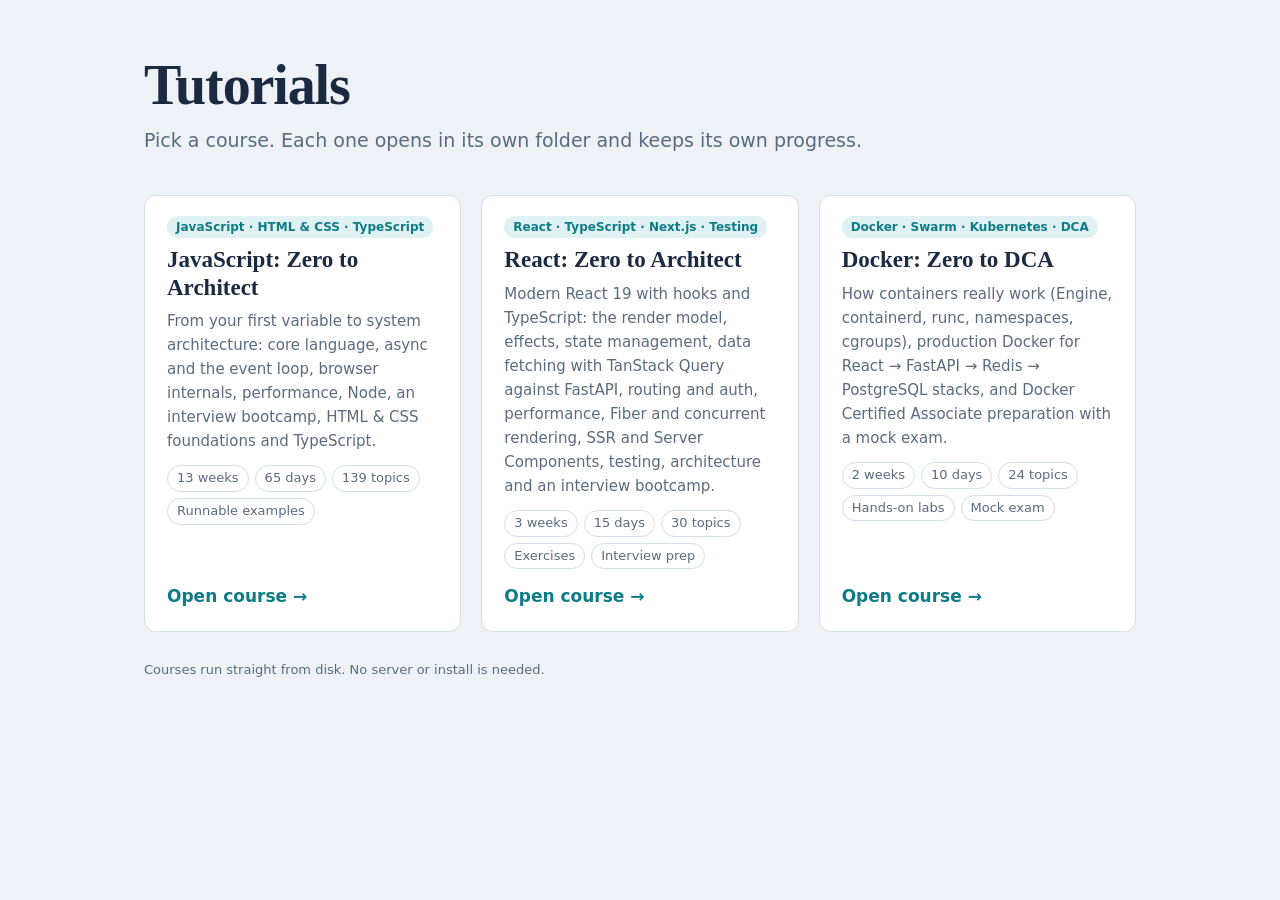
<file: index.html>
<!DOCTYPE html>
<html lang="en">
<head>
<meta charset="utf-8">
<meta name="viewport" content="width=device-width,initial-scale=1">
<title>Tutorials</title>
<link rel="stylesheet" href="hub.css">
</head>
<body>
<header class="hub-head">
  <h1>Tutorials</h1>
  <p>Pick a course. Each one opens in its own folder and keeps its own progress.</p>
</header>

<main class="hub-grid">
  <!--
    One card per tutorial folder. To add a course, copy a card and change:
      href  → <folder>/index.html   (the explicit index.html is needed when opened from disk)
      tag, title, description, facts
  -->
  <a class="card" href="js-course/index.html">
    <span class="tag">JavaScript · HTML &amp; CSS · TypeScript</span>
    <h2>JavaScript: Zero to Architect</h2>
    <p>From your first variable to system architecture: core language, async and the event loop, browser internals, performance, Node, an interview bootcamp, HTML &amp; CSS foundations and TypeScript.</p>
    <ul class="facts">
      <li>13 weeks</li><li>65 days</li><li>139 topics</li><li>Runnable examples</li>
    </ul>
    <span class="go">Open course →</span>
  </a>

  <a class="card" href="react-course/index.html">
    <span class="tag">React · TypeScript · Next.js · Testing</span>
    <h2>React: Zero to Architect</h2>
    <p>Modern React 19 with hooks and TypeScript: the render model, effects, state management, data fetching with TanStack Query against FastAPI, routing and auth, performance, Fiber and concurrent rendering, SSR and Server Components, testing, architecture and an interview bootcamp.</p>
    <ul class="facts">
      <li>3 weeks</li><li>15 days</li><li>30 topics</li><li>Exercises</li><li>Interview prep</li>
    </ul>
    <span class="go">Open course →</span>
  </a>

  <a class="card" href="docker-course/index.html">
    <span class="tag">Docker · Swarm · Kubernetes · DCA</span>
    <h2>Docker: Zero to DCA</h2>
    <p>How containers really work (Engine, containerd, runc, namespaces, cgroups), production Docker for React → FastAPI → Redis → PostgreSQL stacks, and Docker Certified Associate preparation with a mock exam.</p>
    <ul class="facts">
      <li>2 weeks</li><li>10 days</li><li>24 topics</li><li>Hands-on labs</li><li>Mock exam</li>
    </ul>
    <span class="go">Open course →</span>
  </a>
</main>

<footer class="hub-foot">Courses run straight from disk. No server or install is needed.</footer>
</body>
</html>
</file>
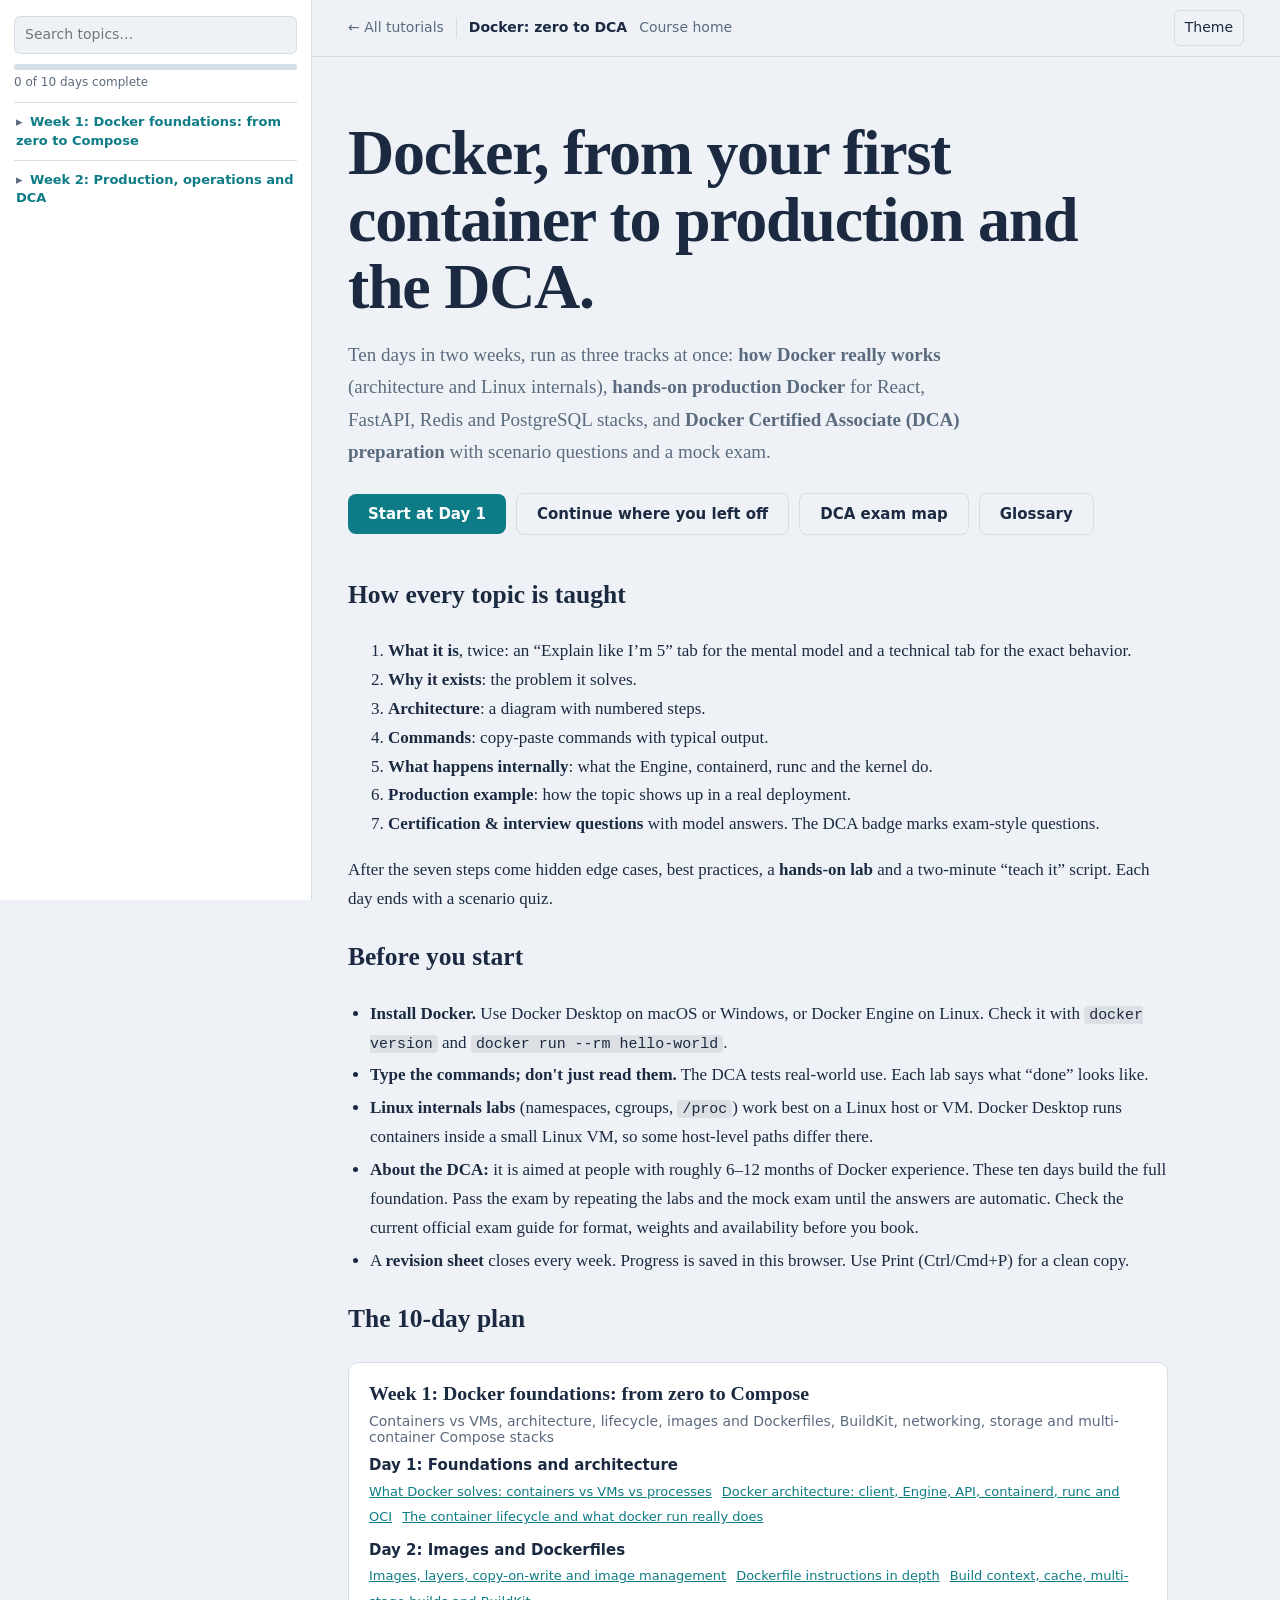
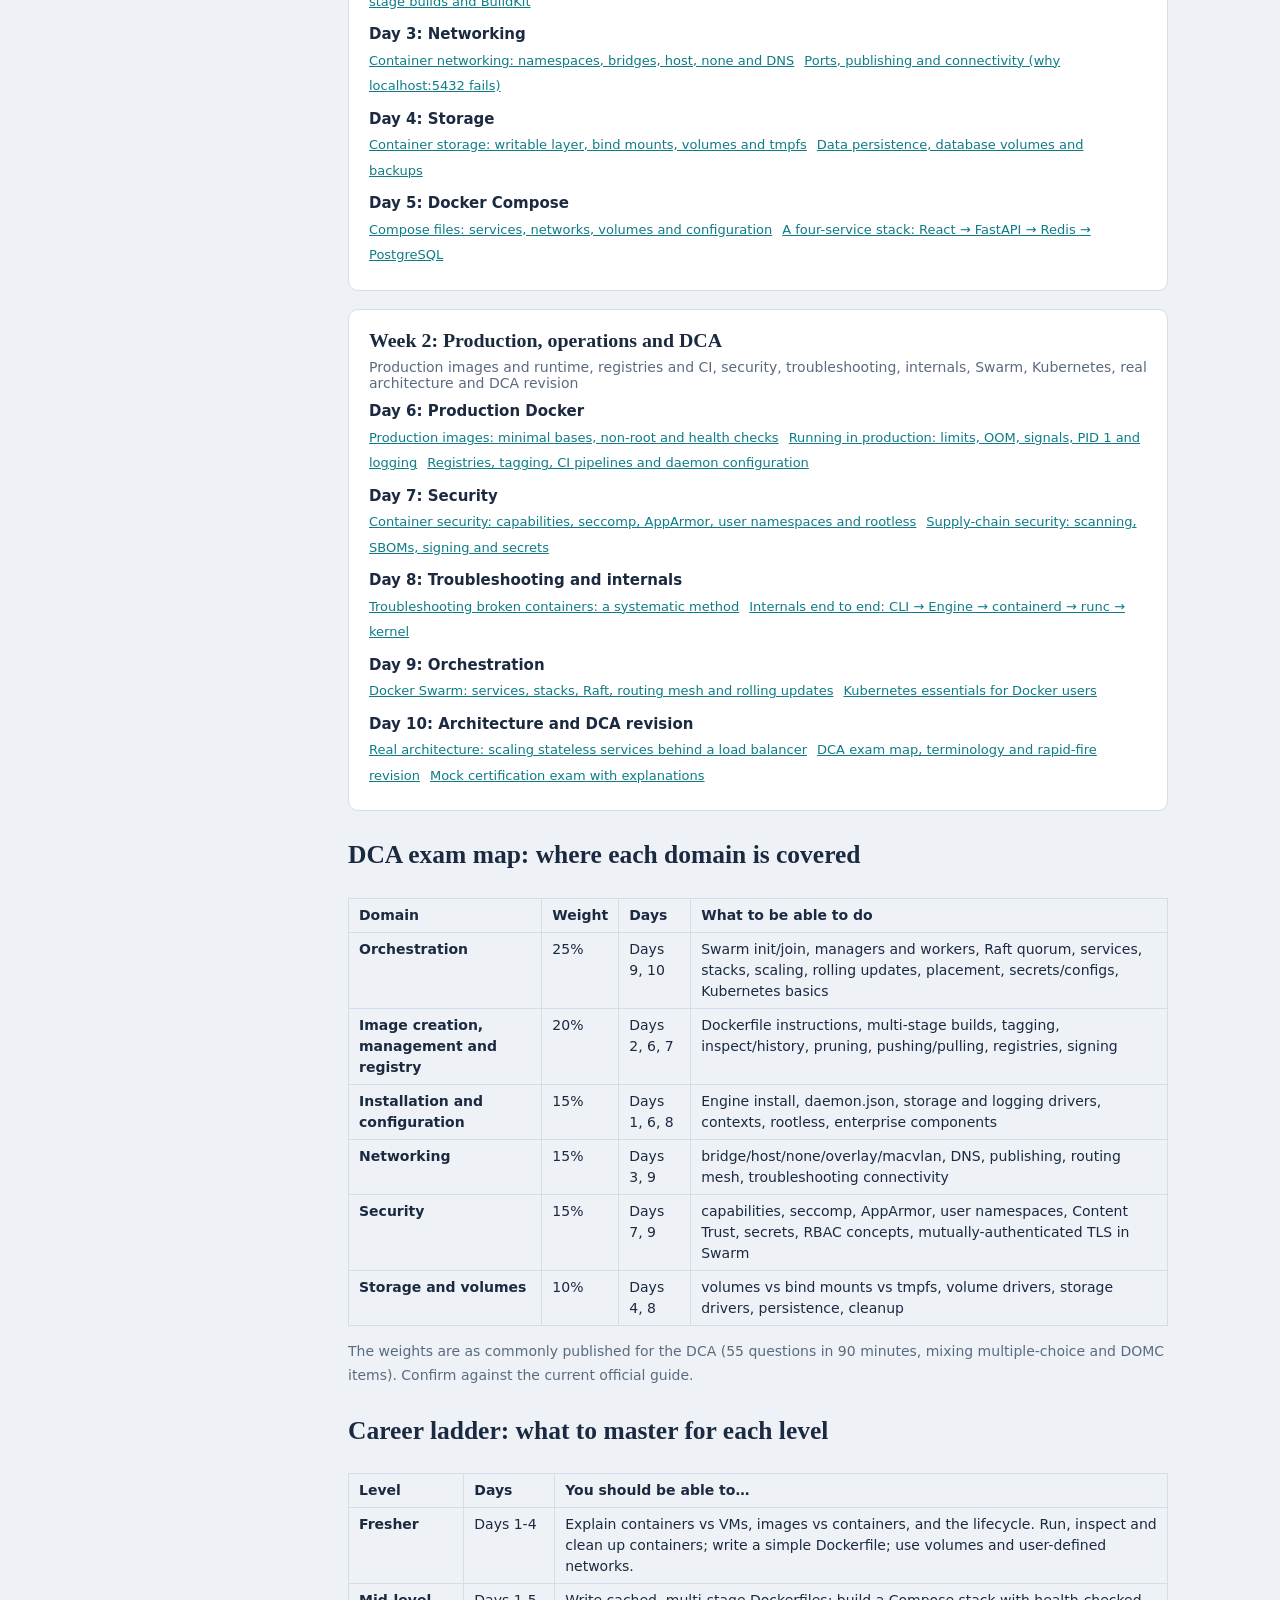
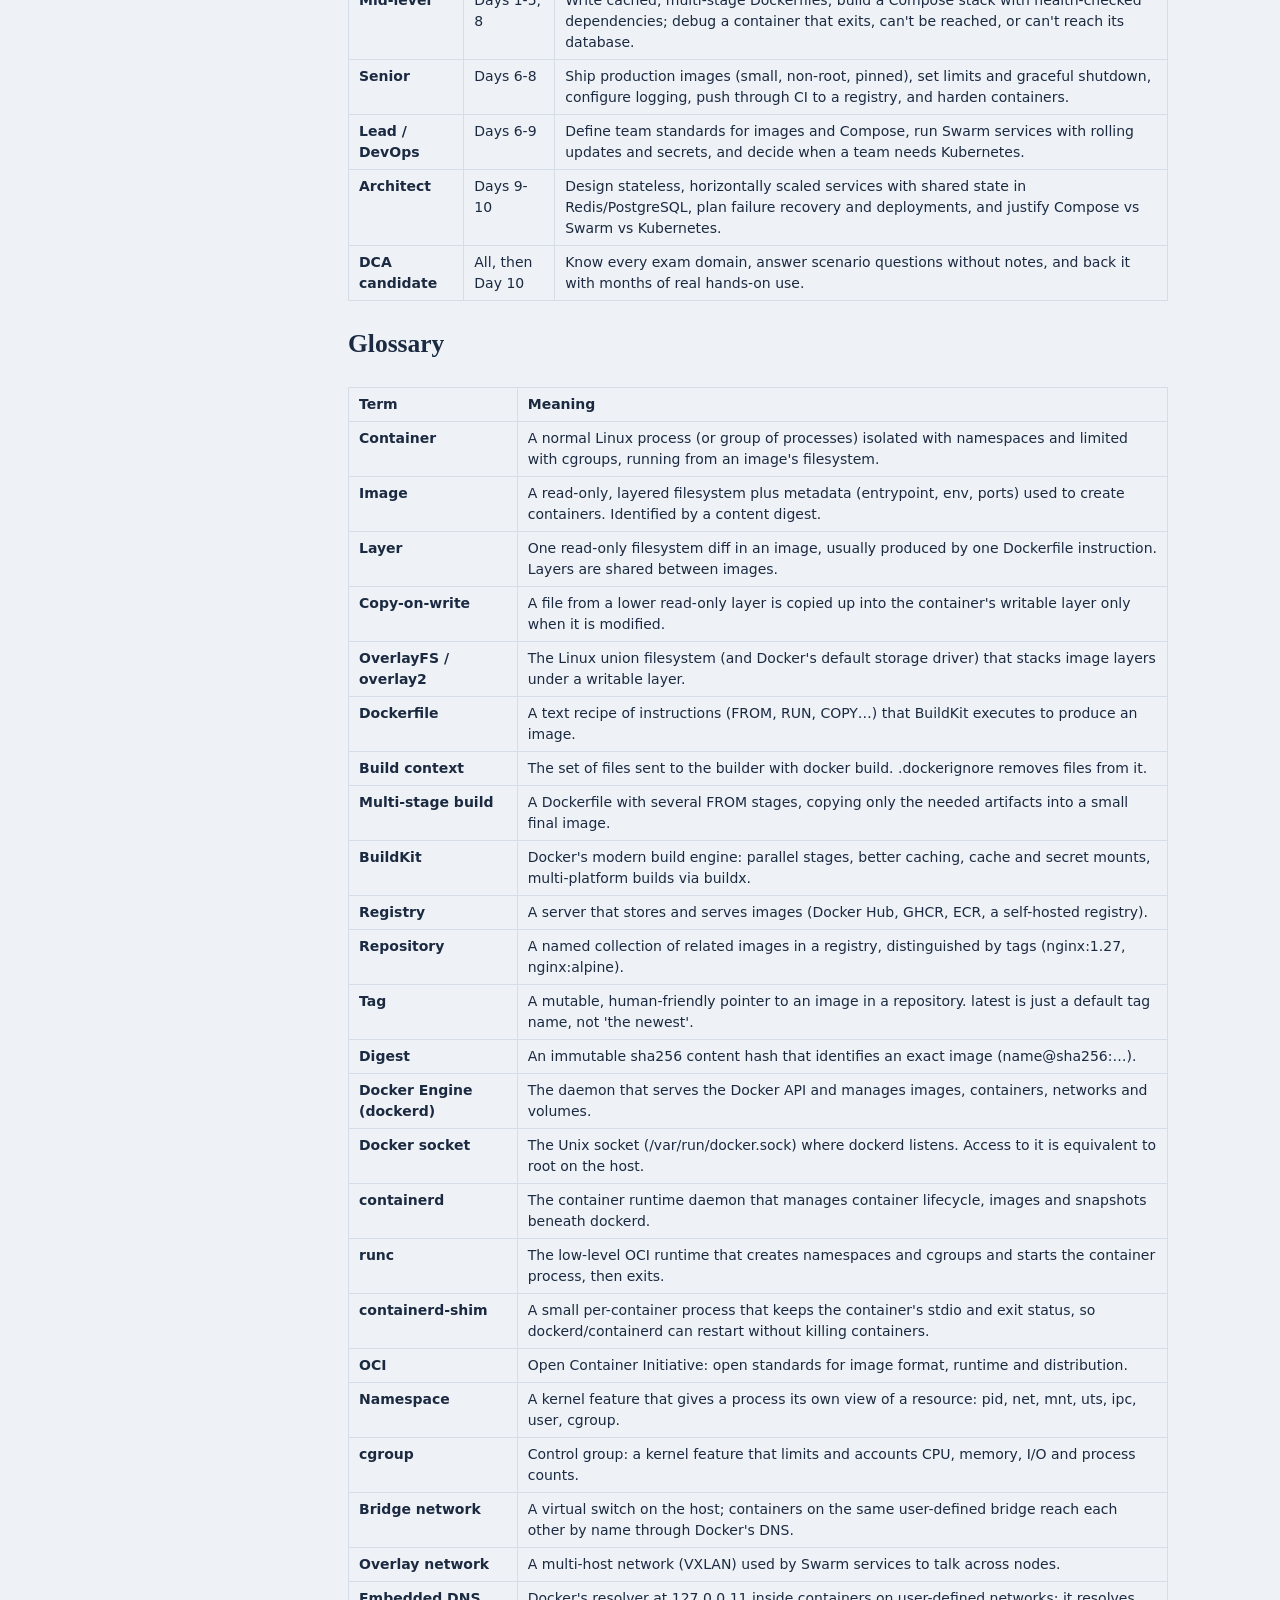
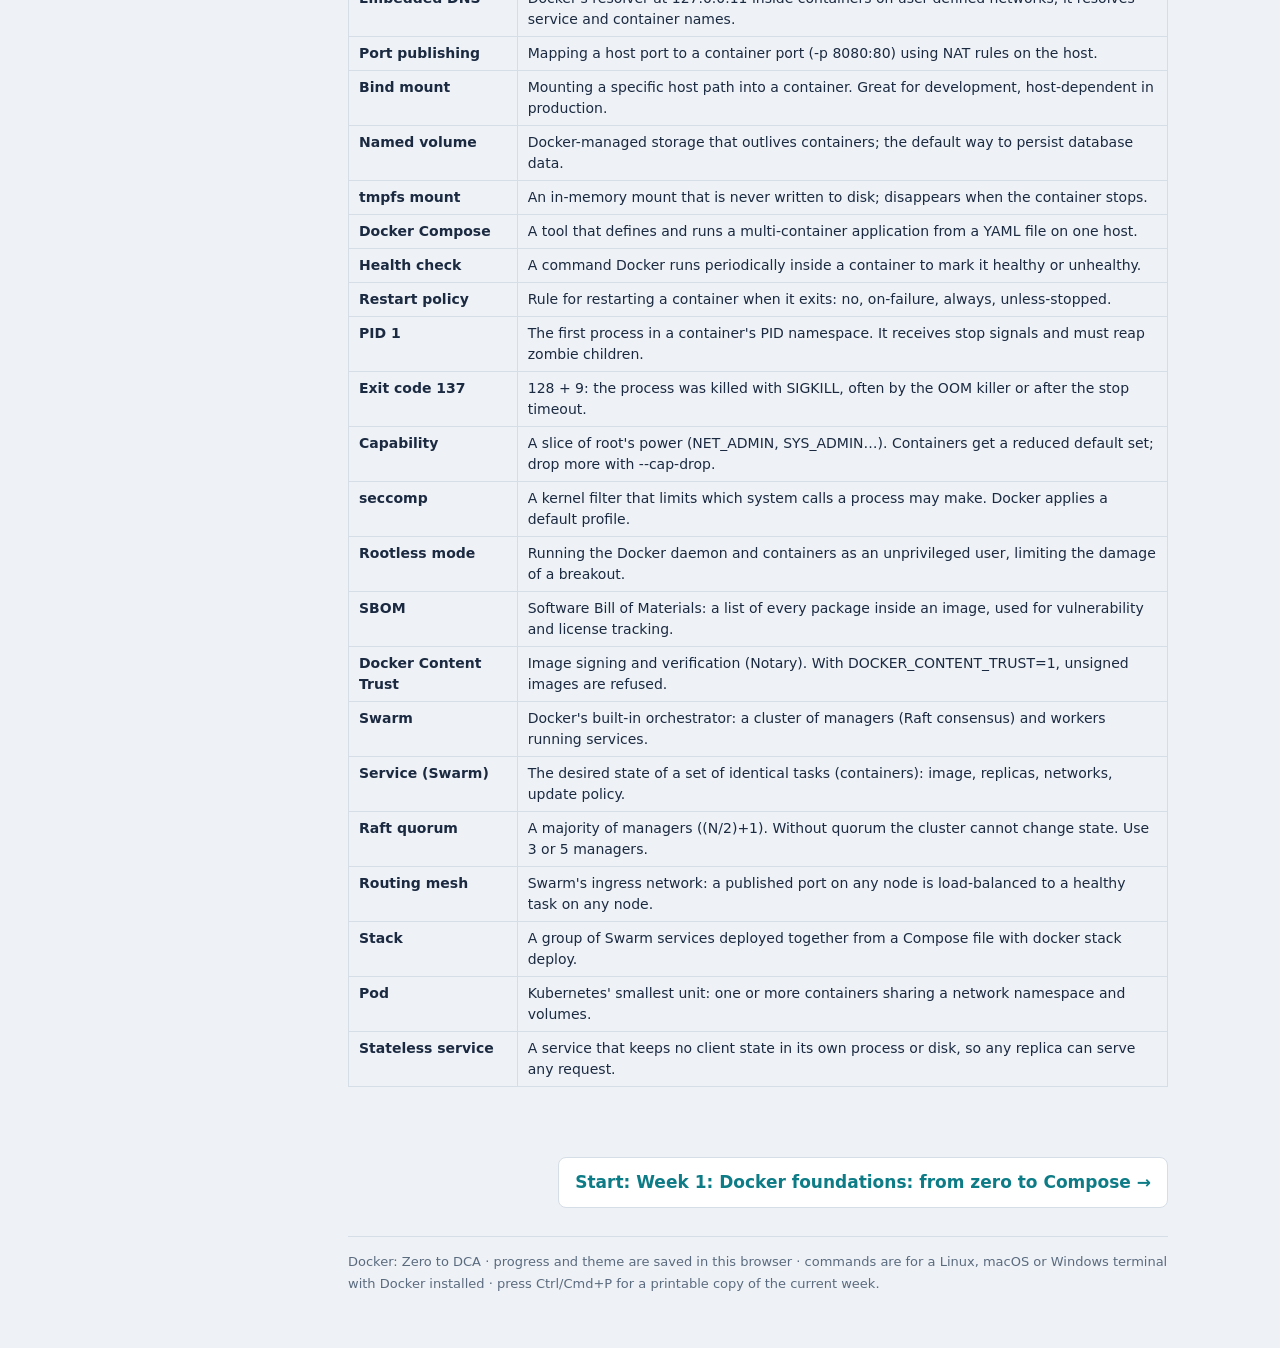
<file: docker-course/index.html>
<!DOCTYPE html>
<html lang="en">
<head>
<meta charset="utf-8">
<meta name="viewport" content="width=device-width,initial-scale=1">
<title>Docker: Zero to DCA</title>
<link rel="stylesheet" href="assets/css/course.css">
<script src="assets/js/theme.js"></script>
</head>
<body>
<nav id="sidebar" aria-label="Course navigation"></nav>
<div class="page">
  <header id="site-header" class="topbar"></header>
  <main id="main" tabindex="-1"><noscript><p>This course needs JavaScript enabled.</p></noscript></main>
  <footer id="site-footer" class="sitefoot"></footer>
</div>

<!-- Home view. app.js clones this into <main> for #home and fills #grid, #examtbl, #ladtbl and #glos from course-data.js. -->
<template id="home-tpl">
<div class="wrap">
<div class="hero">
<h1>Docker, from your first container to production and the DCA.</h1>
<p>Ten days in two weeks, run as three tracks at once: <b>how Docker really works</b> (architecture and Linux internals), <b>hands-on production Docker</b> for React, FastAPI, Redis and PostgreSQL stacks, and <b>Docker Certified Associate (DCA) preparation</b> with scenario questions and a mock exam.</p>
<a class="cta" href="#d1-why-containers">Start at Day 1</a><a class="cta alt" id="cont" href="#" hidden>Continue where you left off</a><a class="cta alt" href="#exam">DCA exam map</a><a class="cta alt" href="#glossary">Glossary</a>
</div>

<h2>How every topic is taught</h2>
<ol class="pts">
<li><b>What it is</b>, twice: an “Explain like I’m 5” tab for the mental model and a technical tab for the exact behavior.</li>
<li><b>Why it exists</b>: the problem it solves.</li>
<li><b>Architecture</b>: a diagram with numbered steps.</li>
<li><b>Commands</b>: copy-paste commands with typical output.</li>
<li><b>What happens internally</b>: what the Engine, containerd, runc and the kernel do.</li>
<li><b>Production example</b>: how the topic shows up in a real deployment.</li>
<li><b>Certification &amp; interview questions</b> with model answers. The DCA badge marks exam-style questions.</li>
</ol>
<p>After the seven steps come hidden edge cases, best practices, a <b>hands-on lab</b> and a two-minute “teach it” script. Each day ends with a scenario quiz.</p>

<h2>Before you start</h2>
<ul class="pts">
<li><b>Install Docker.</b> Use Docker Desktop on macOS or Windows, or Docker Engine on Linux. Check it with <code>docker version</code> and <code>docker run --rm hello-world</code>.</li>
<li><b>Type the commands; don't just read them.</b> The DCA tests real-world use. Each lab says what “done” looks like.</li>
<li><b>Linux internals labs</b> (namespaces, cgroups, <code>/proc</code>) work best on a Linux host or VM. Docker Desktop runs containers inside a small Linux VM, so some host-level paths differ there.</li>
<li><b>About the DCA:</b> it is aimed at people with roughly 6–12 months of Docker experience. These ten days build the full foundation. Pass the exam by repeating the labs and the mock exam until the answers are automatic. Check the current official exam guide for format, weights and availability before you book.</li>
<li>A <b>revision sheet</b> closes every week. Progress is saved in this browser. Use Print (Ctrl/Cmd+P) for a clean copy.</li>
</ul>

<h2>The 10-day plan</h2>
<div class="wkgrid" id="grid"></div>

<h2 id="exam">DCA exam map: where each domain is covered</h2>
<table id="examtbl"><thead><tr><th>Domain</th><th>Weight</th><th>Days</th><th>What to be able to do</th></tr></thead><tbody></tbody></table>
<p class="ui" style="color:var(--muted);font-size:14px">The weights are as commonly published for the DCA (55 questions in 90 minutes, mixing multiple-choice and DOMC items). Confirm against the current official guide.</p>

<h2 id="ladder">Career ladder: what to master for each level</h2>
<table id="ladtbl"><thead><tr><th>Level</th><th>Days</th><th>You should be able to…</th></tr></thead><tbody></tbody></table>

<h2 id="glossary">Glossary</h2>
<table id="glos"><thead><tr><th>Term</th><th>Meaning</th></tr></thead><tbody></tbody></table>
</div>
</template>

<script src="assets/js/course-data.js"></script>
<script src="assets/js/render.js"></script>
<script src="assets/js/components/header.js"></script>
<script src="assets/js/components/sidebar.js"></script>
<script src="assets/js/components/footer.js"></script>
<script src="assets/js/app.js"></script>
</body>
</html>
</file>
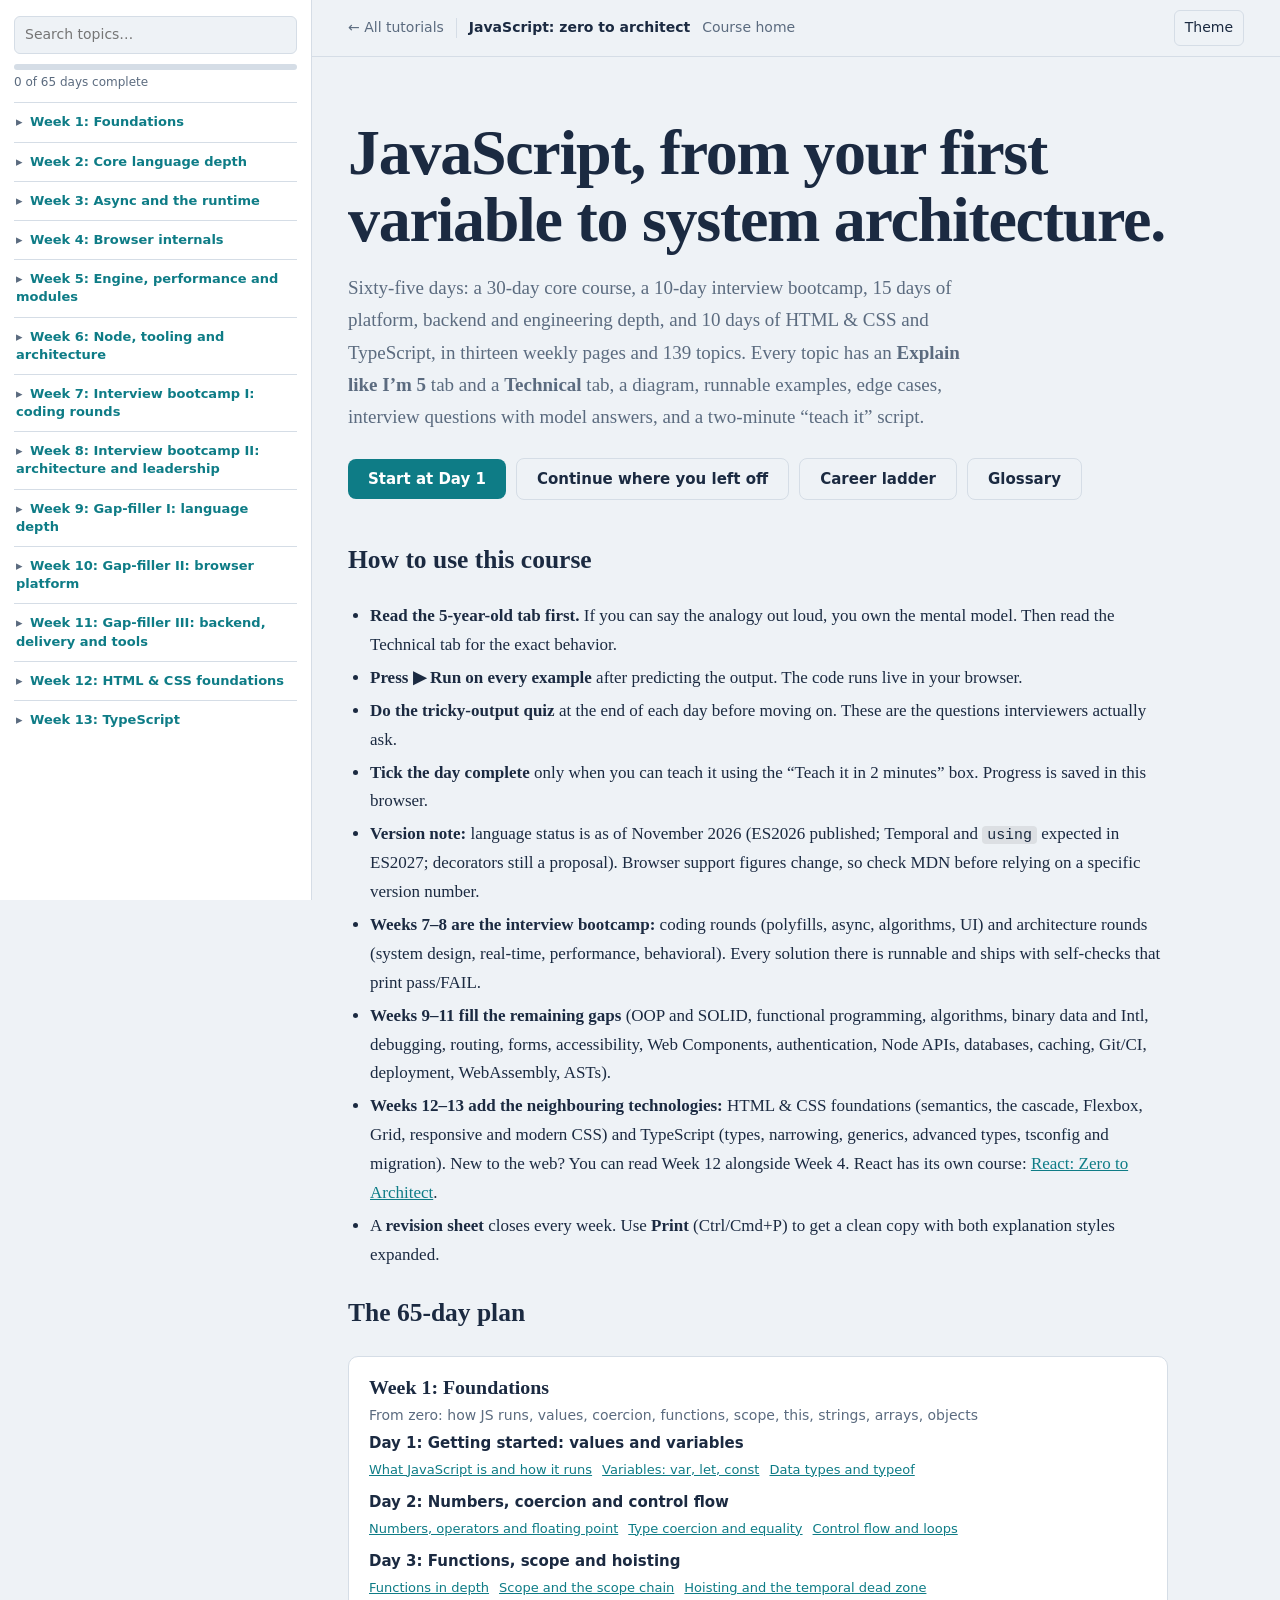
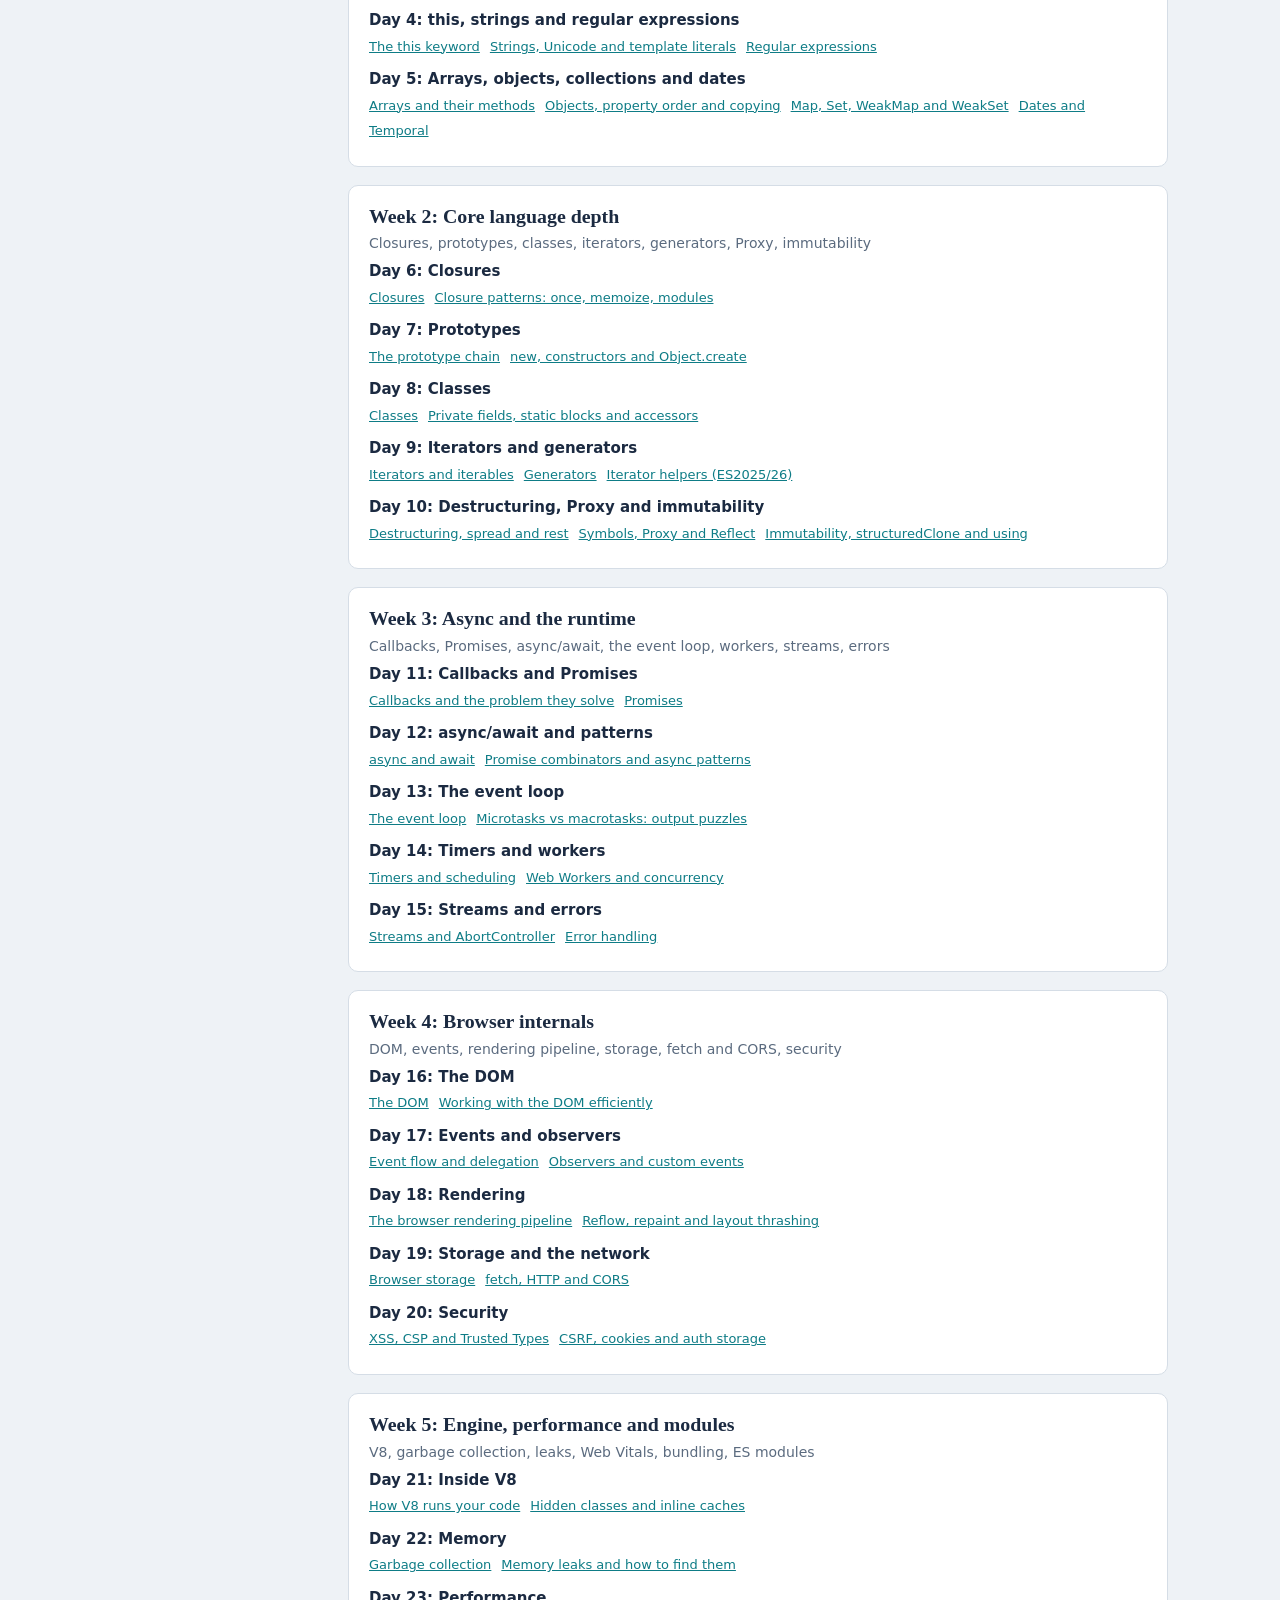
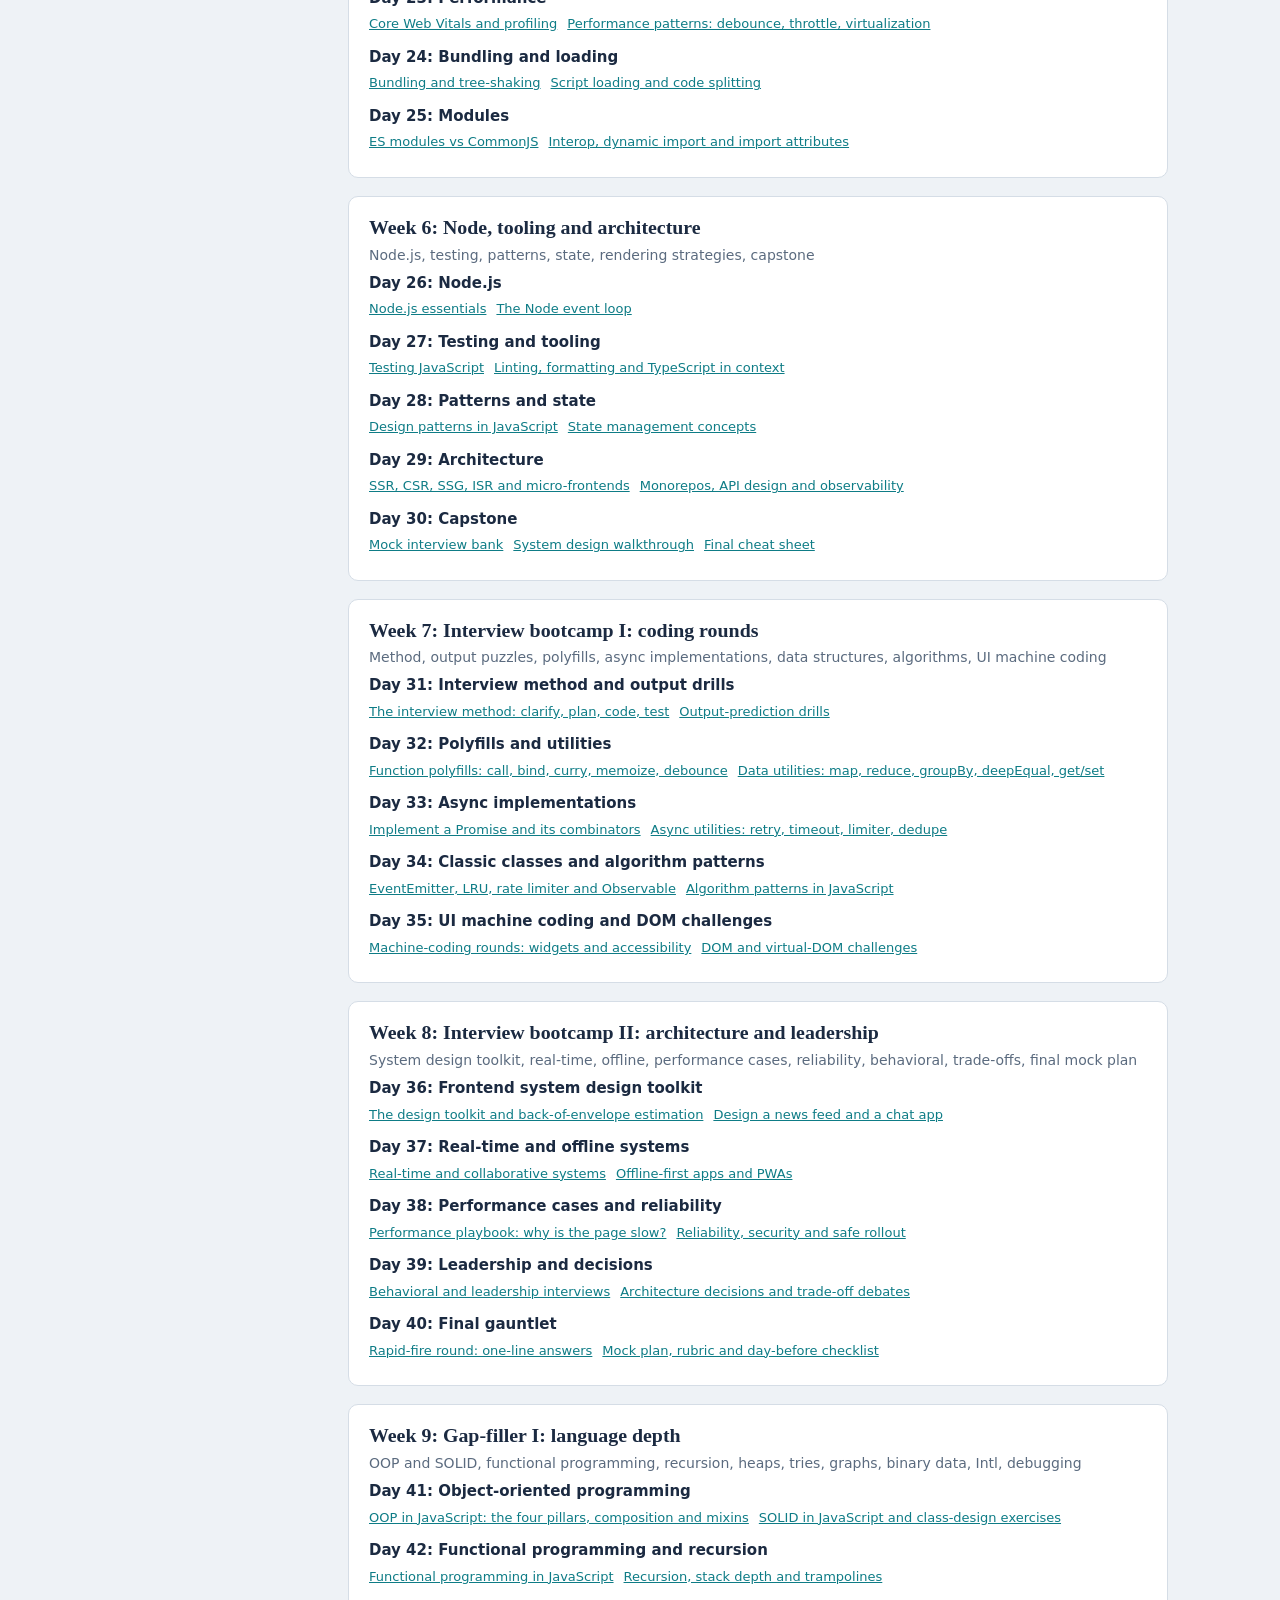
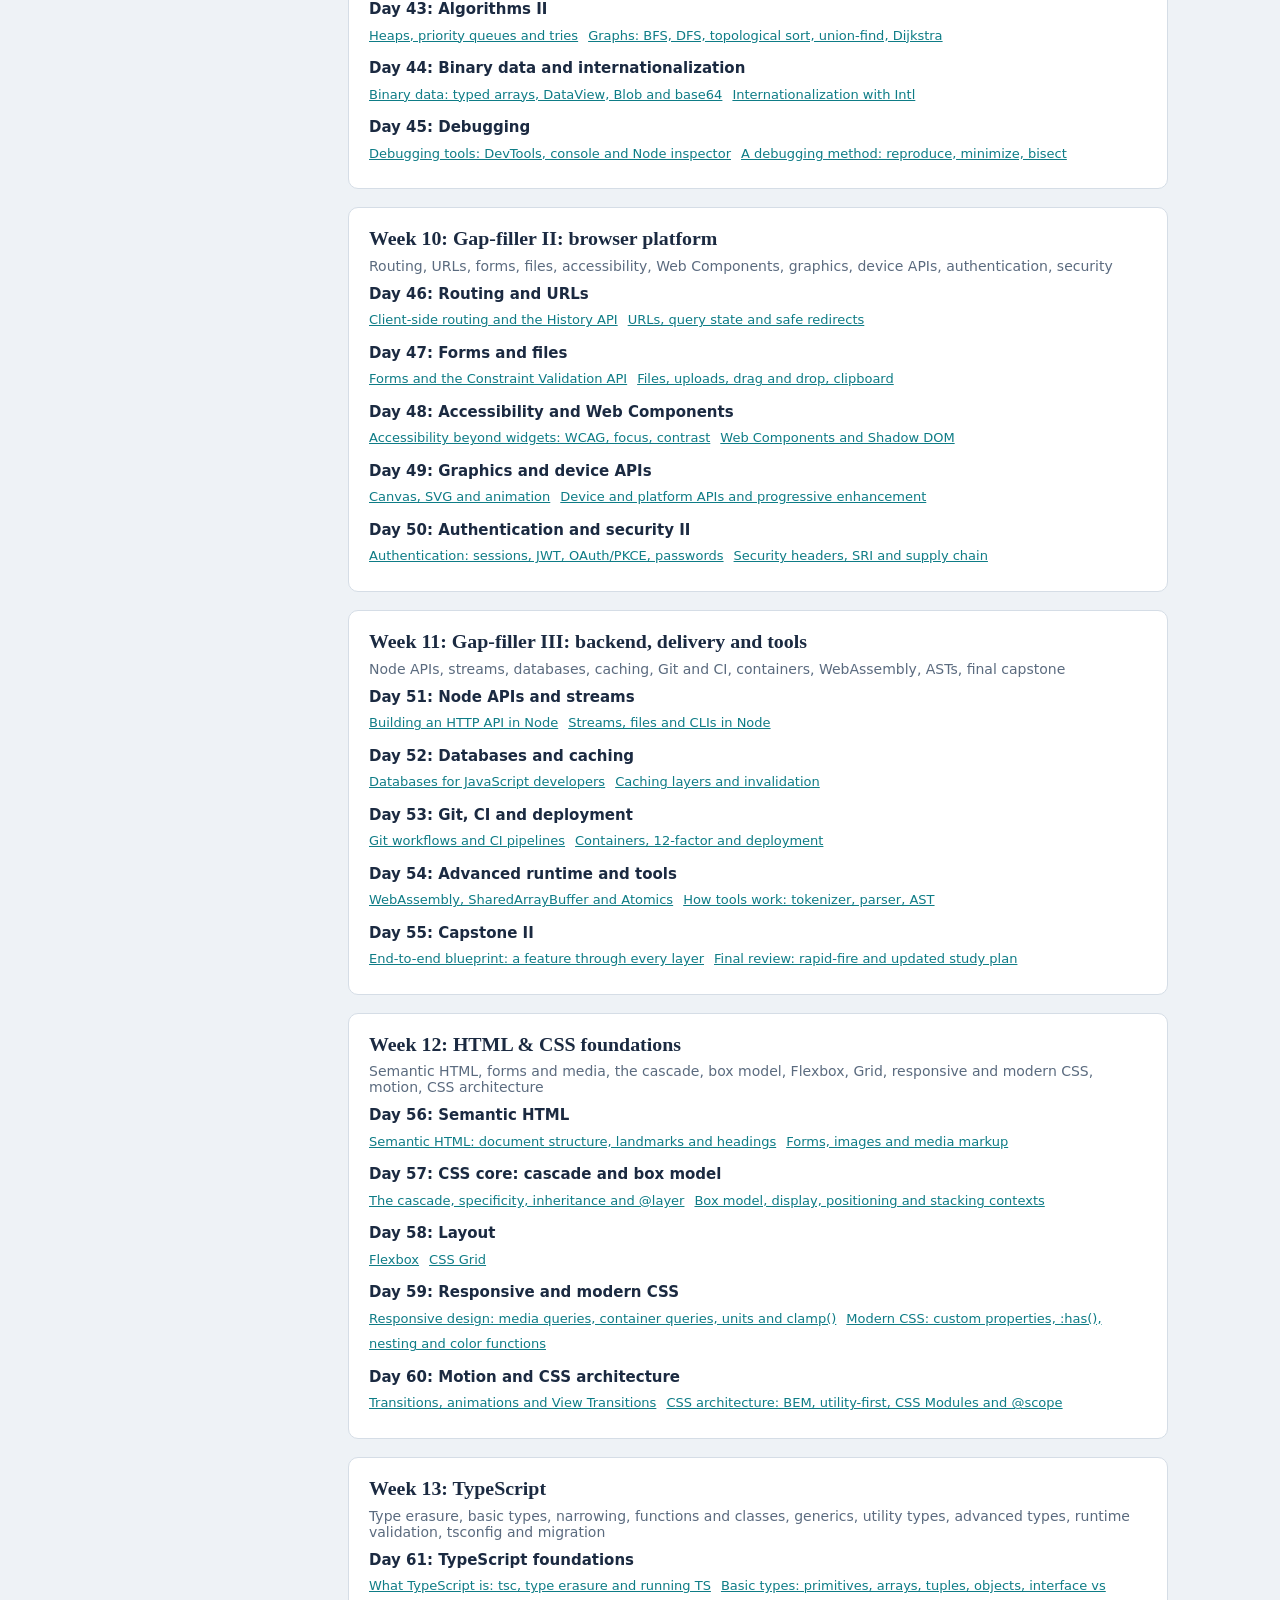
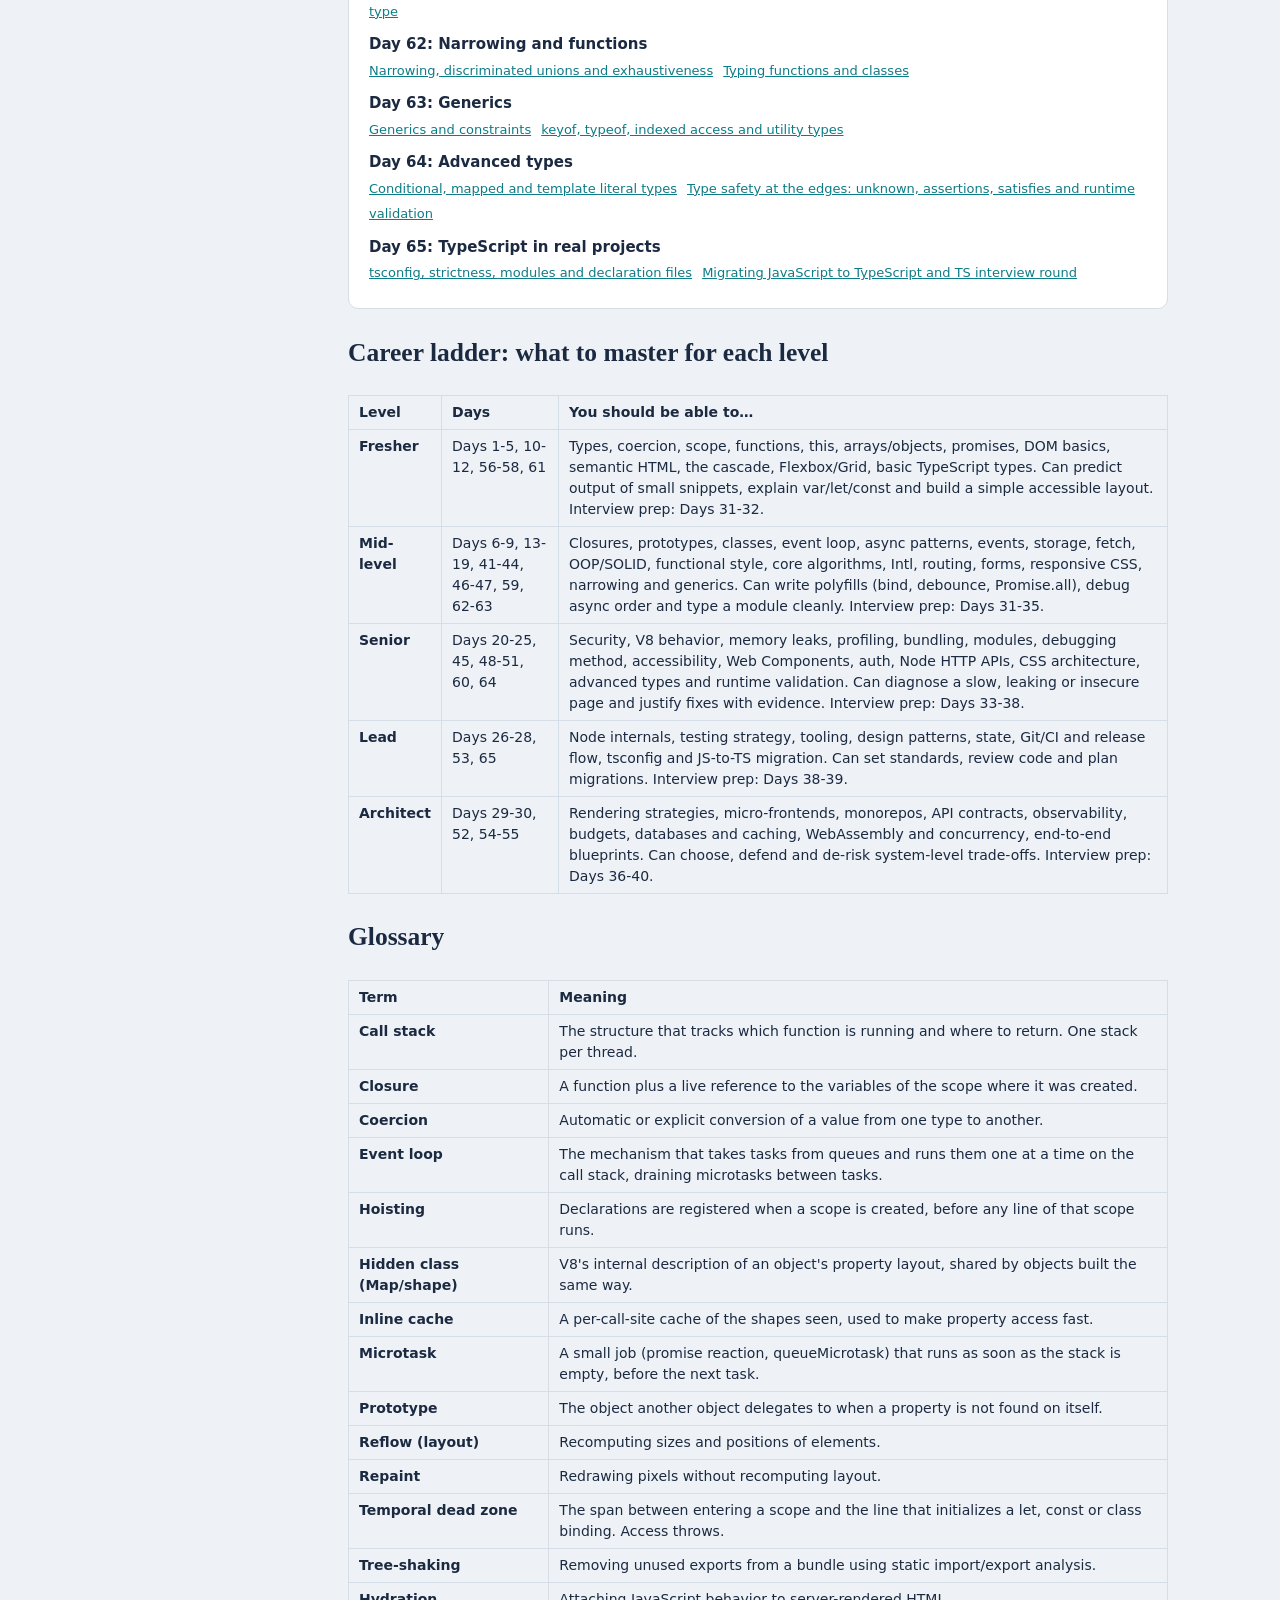
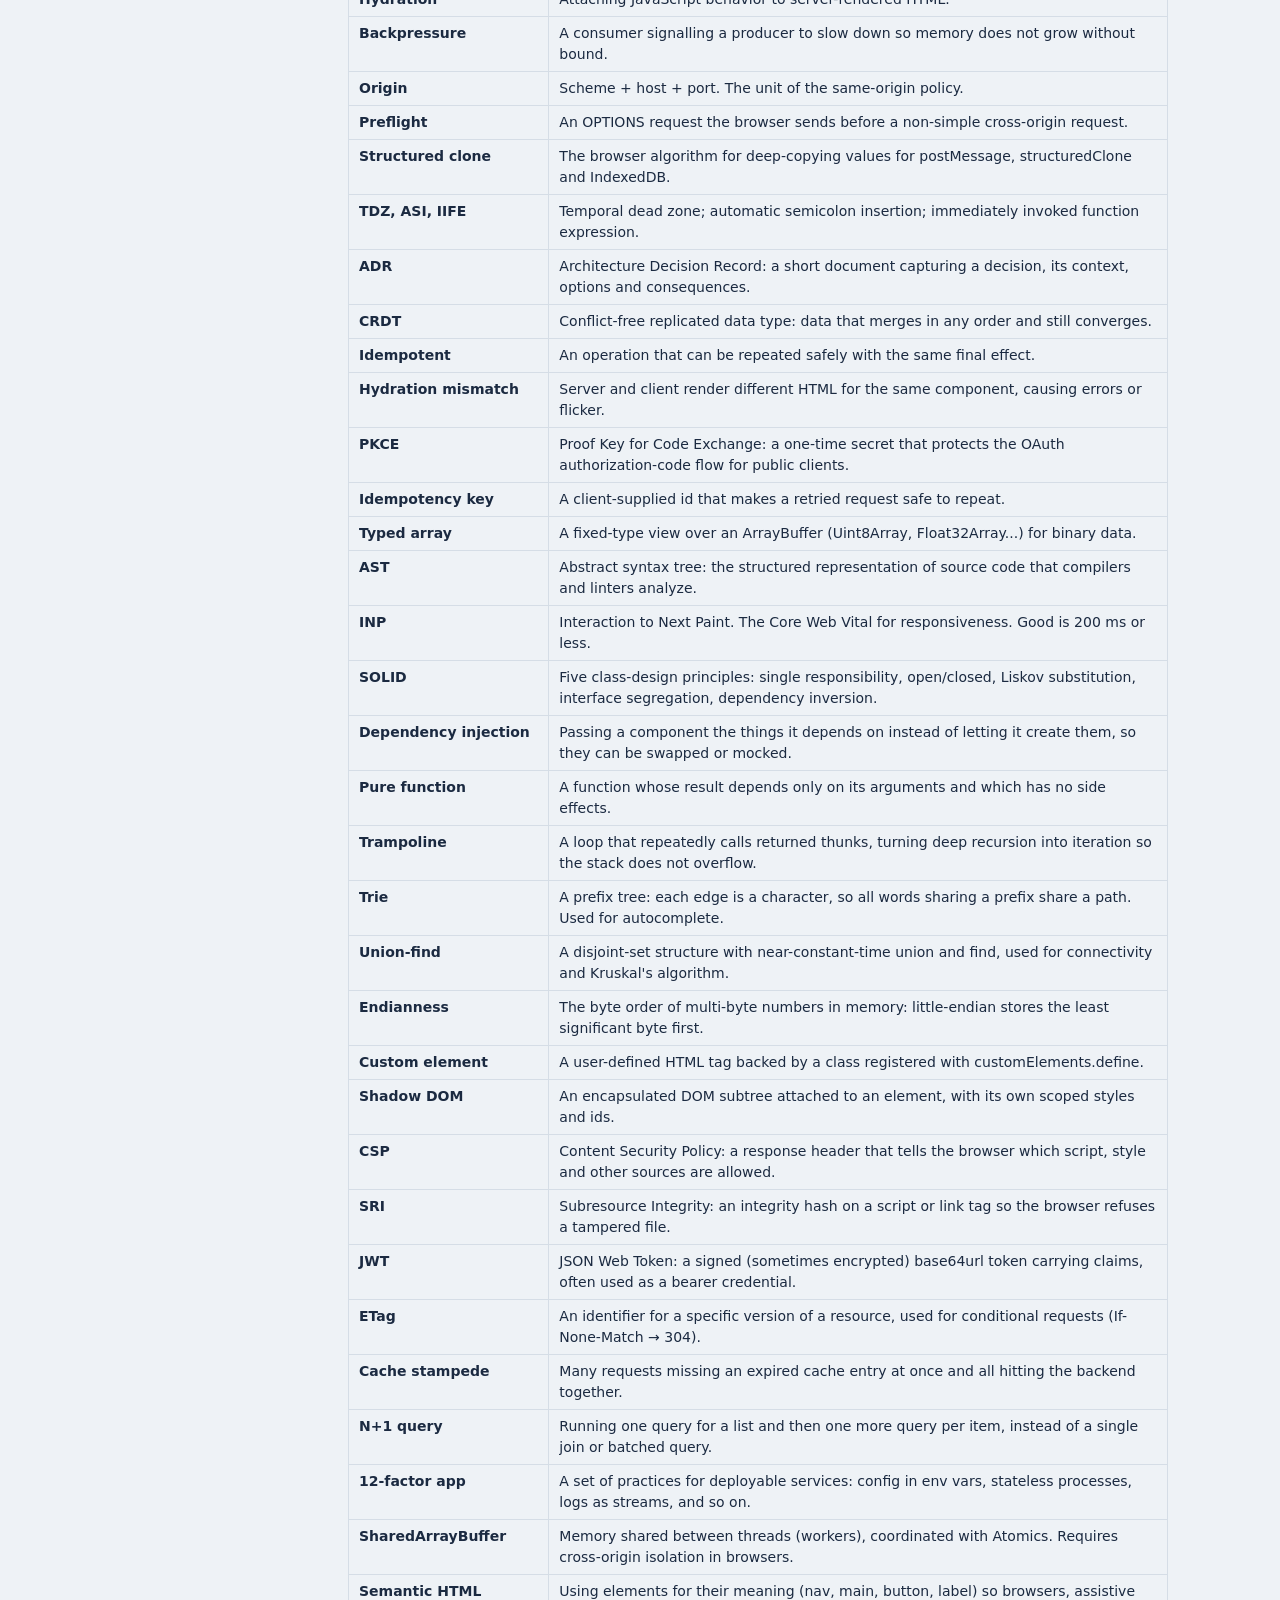
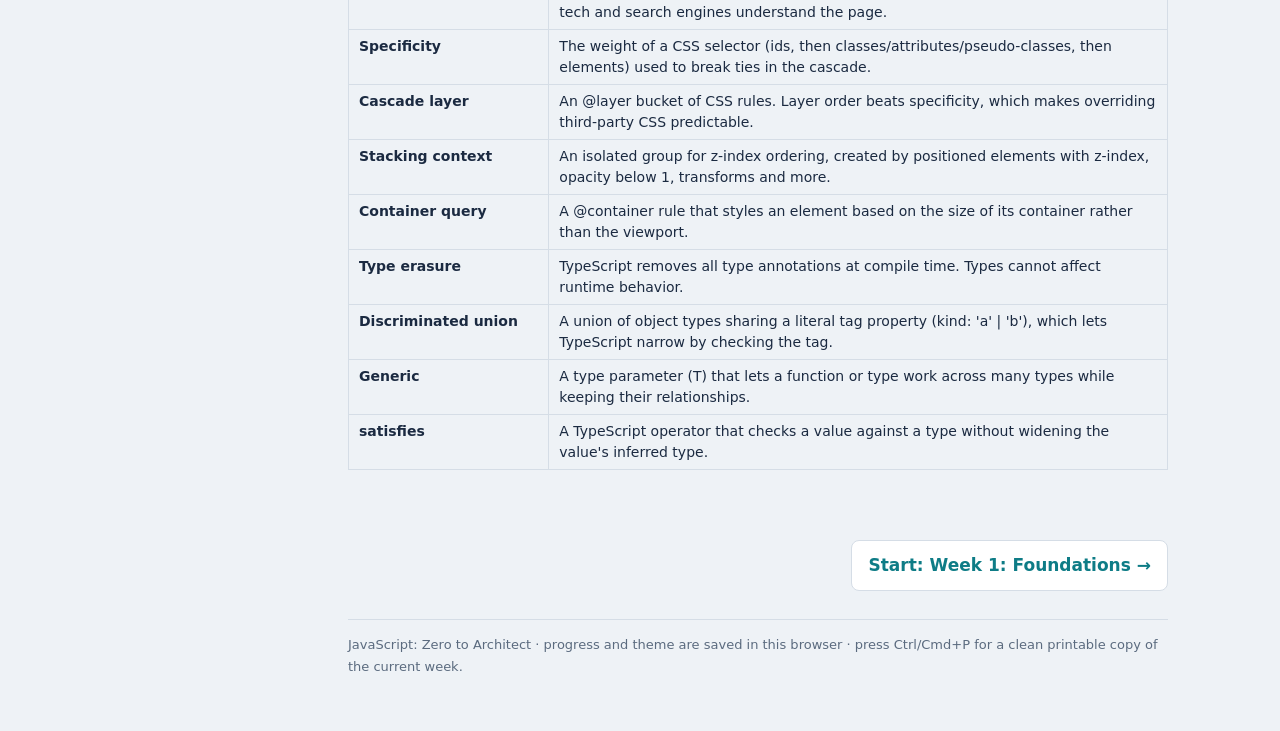
<file: js-course/index.html>
<!DOCTYPE html>
<html lang="en">
<head>
<meta charset="utf-8">
<meta name="viewport" content="width=device-width,initial-scale=1">
<title>JavaScript: Zero to Architect</title>
<link rel="stylesheet" href="assets/css/course.css">
<script src="assets/js/theme.js"></script>
</head>
<body>
<nav id="sidebar" aria-label="Course navigation"></nav>
<div class="page">
  <header id="site-header" class="topbar"></header>
  <main id="main" tabindex="-1"><noscript><p>This course needs JavaScript enabled.</p></noscript></main>
  <footer id="site-footer" class="sitefoot"></footer>
</div>

<!-- Home view. app.js clones this into <main> for #home and fills #grid, #ladtbl and #glos from course-data.js. -->
<template id="home-tpl">
<div class="wrap">
<div class="hero">
<h1>JavaScript, from your first variable to system architecture.</h1>
<p>Sixty-five days: a 30-day core course, a 10-day interview bootcamp, 15 days of platform, backend and engineering depth, and 10 days of HTML &amp; CSS and TypeScript, in thirteen weekly pages and 139 topics. Every topic has an <b>Explain like I’m 5</b> tab and a <b>Technical</b> tab, a diagram, runnable examples, edge cases, interview questions with model answers, and a two-minute “teach it” script.</p>
<a class="cta" id="start" href="#d1-intro">Start at Day 1</a><a class="cta alt" id="cont" href="#" hidden>Continue where you left off</a><a class="cta alt" href="#ladder">Career ladder</a><a class="cta alt" href="#glossary">Glossary</a>
</div>
<h2>How to use this course</h2>
<ul class="pts">
<li><b>Read the 5-year-old tab first.</b> If you can say the analogy out loud, you own the mental model. Then read the Technical tab for the exact behavior.</li>
<li><b>Press ▶ Run on every example</b> after predicting the output. The code runs live in your browser.</li>
<li><b>Do the tricky-output quiz</b> at the end of each day before moving on. These are the questions interviewers actually ask.</li>
<li><b>Tick the day complete</b> only when you can teach it using the “Teach it in 2 minutes” box. Progress is saved in this browser.</li>
<li><b>Version note:</b> language status is as of November 2026 (ES2026 published; Temporal and <code>using</code> expected in ES2027; decorators still a proposal). Browser support figures change, so check MDN before relying on a specific version number.</li>
<li><b>Weeks 7–8 are the interview bootcamp:</b> coding rounds (polyfills, async, algorithms, UI) and architecture rounds (system design, real-time, performance, behavioral). Every solution there is runnable and ships with self-checks that print pass/FAIL.</li>
<li><b>Weeks 9–11 fill the remaining gaps</b> (OOP and SOLID, functional programming, algorithms, binary data and Intl, debugging, routing, forms, accessibility, Web Components, authentication, Node APIs, databases, caching, Git/CI, deployment, WebAssembly, ASTs).</li>
<li><b>Weeks 12–13 add the neighbouring technologies:</b> HTML &amp; CSS foundations (semantics, the cascade, Flexbox, Grid, responsive and modern CSS) and TypeScript (types, narrowing, generics, advanced types, tsconfig and migration). New to the web? You can read Week 12 alongside Week 4. React has its own course: <a href="../react-course/index.html">React: Zero to Architect</a>.</li>
<li>A <b>revision sheet</b> closes every week. Use <b>Print</b> (Ctrl/Cmd+P) to get a clean copy with both explanation styles expanded.</li>
</ul>
<h2>The 65-day plan</h2>
<div class="wkgrid" id="grid"></div>
<h2 id="ladder">Career ladder: what to master for each level</h2>
<table id="ladtbl"><thead><tr><th>Level</th><th>Days</th><th>You should be able to…</th></tr></thead><tbody></tbody></table>
<h2 id="glossary">Glossary</h2>
<table id="glos"><thead><tr><th>Term</th><th>Meaning</th></tr></thead><tbody></tbody></table>
</div>
</template>

<script src="assets/js/course-data.js"></script>
<script src="assets/js/motion.js?v=3"></script>
<script src="assets/js/render.js"></script>
<script src="assets/js/components/header.js"></script>
<script src="assets/js/components/sidebar.js"></script>
<script src="assets/js/components/footer.js"></script>
<script src="assets/js/app.js"></script>
</body>
</html>
</file>
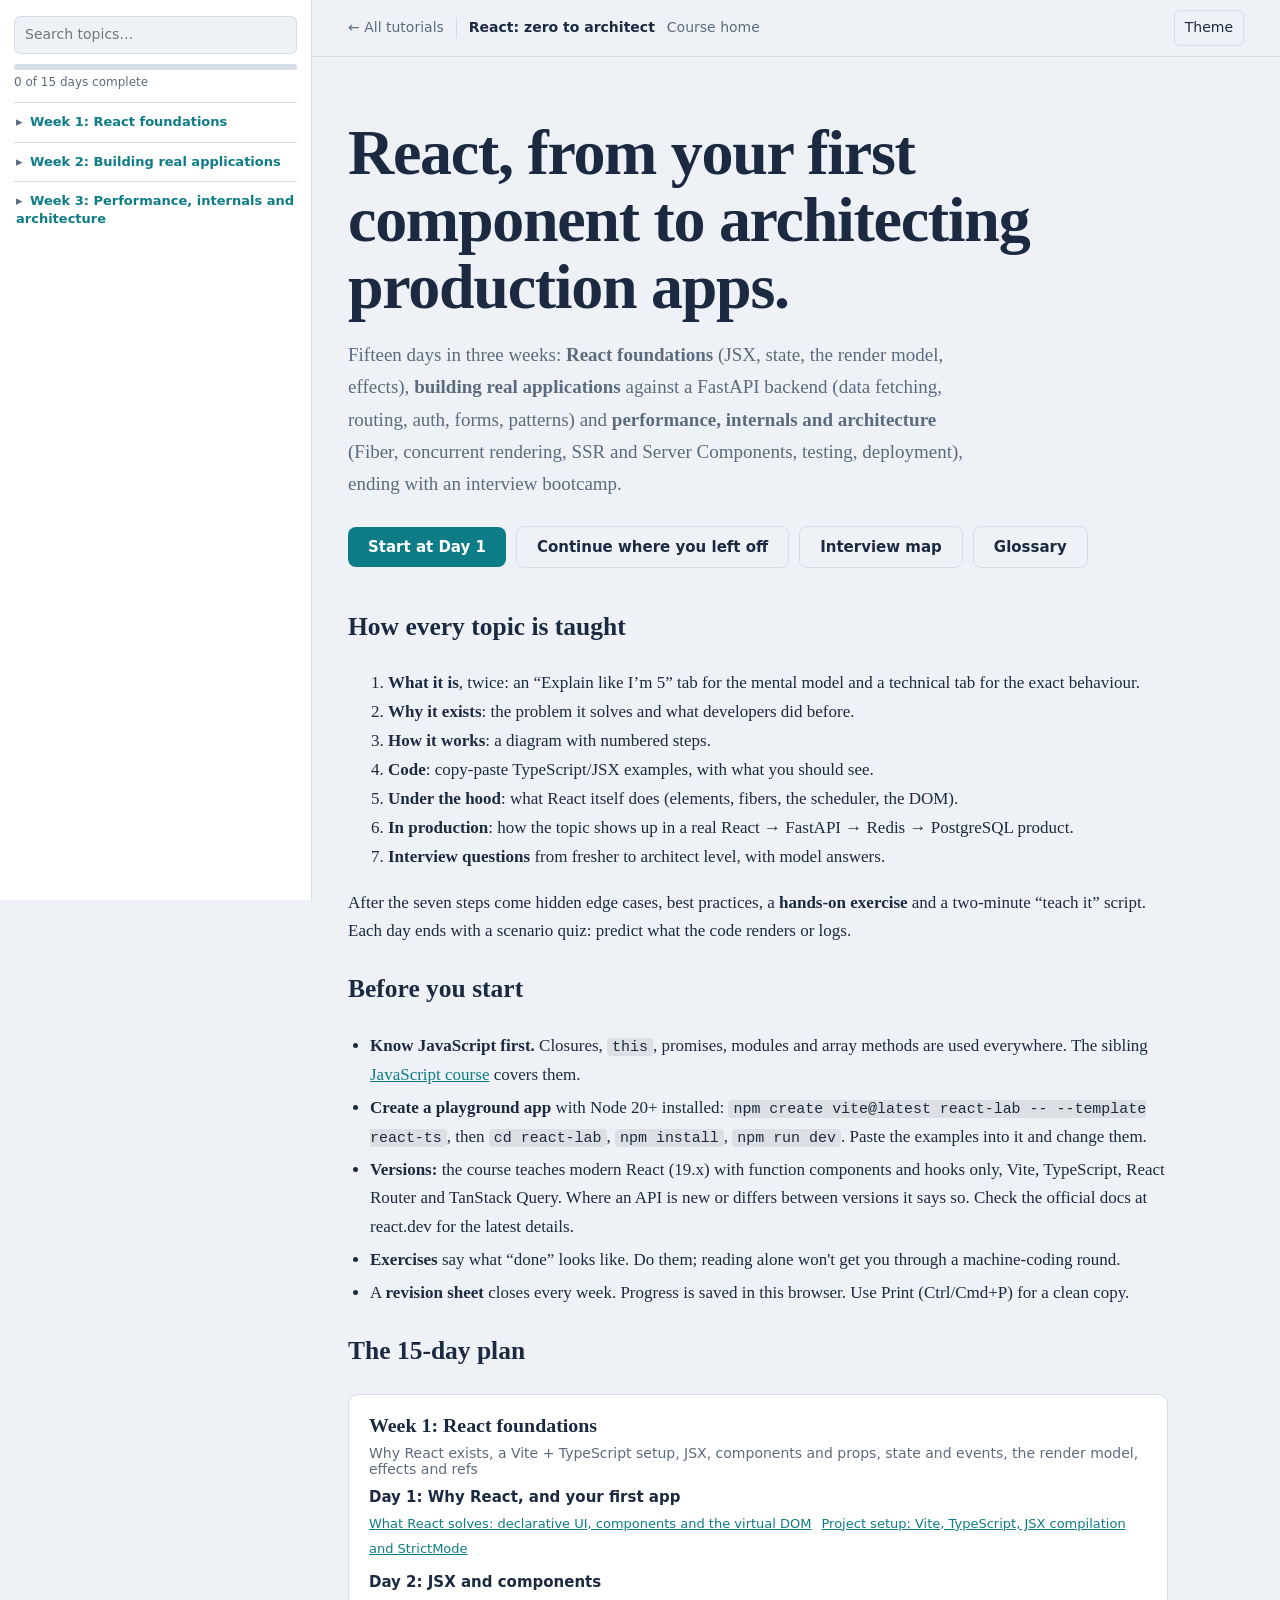
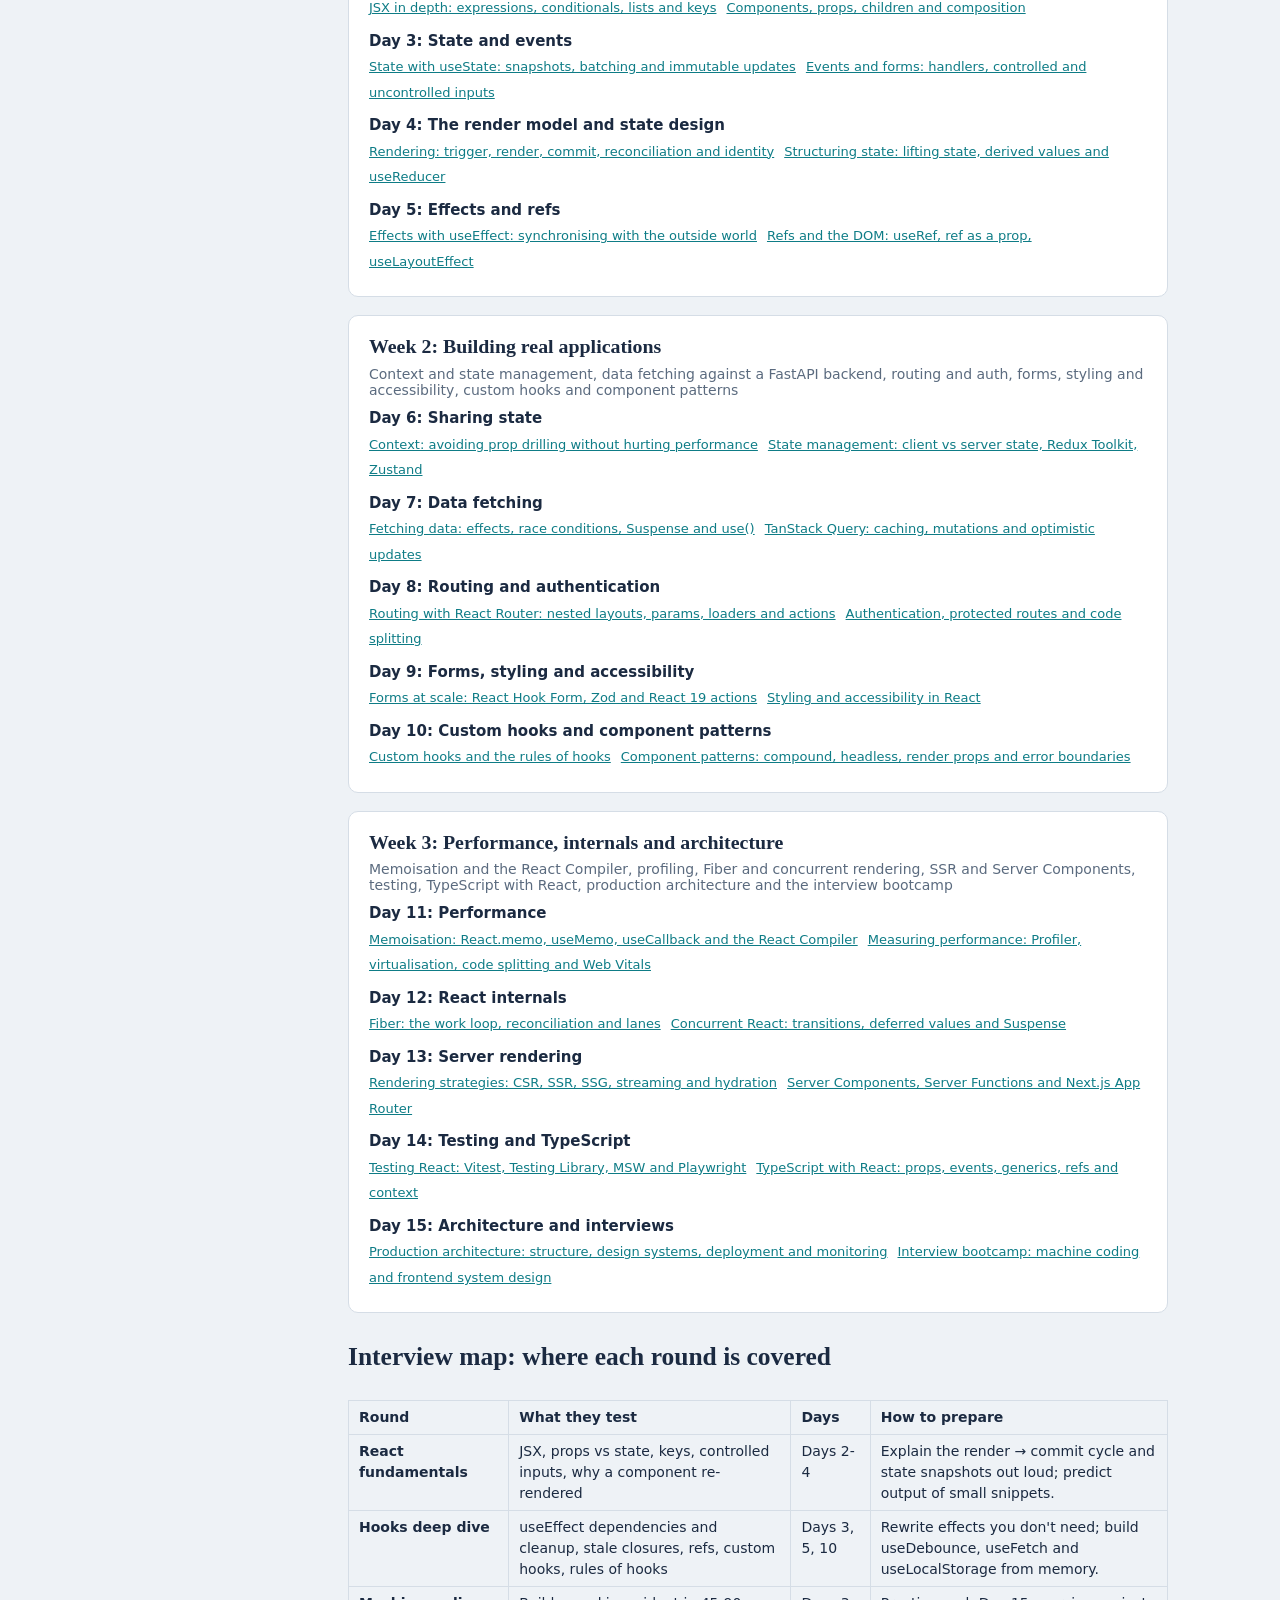
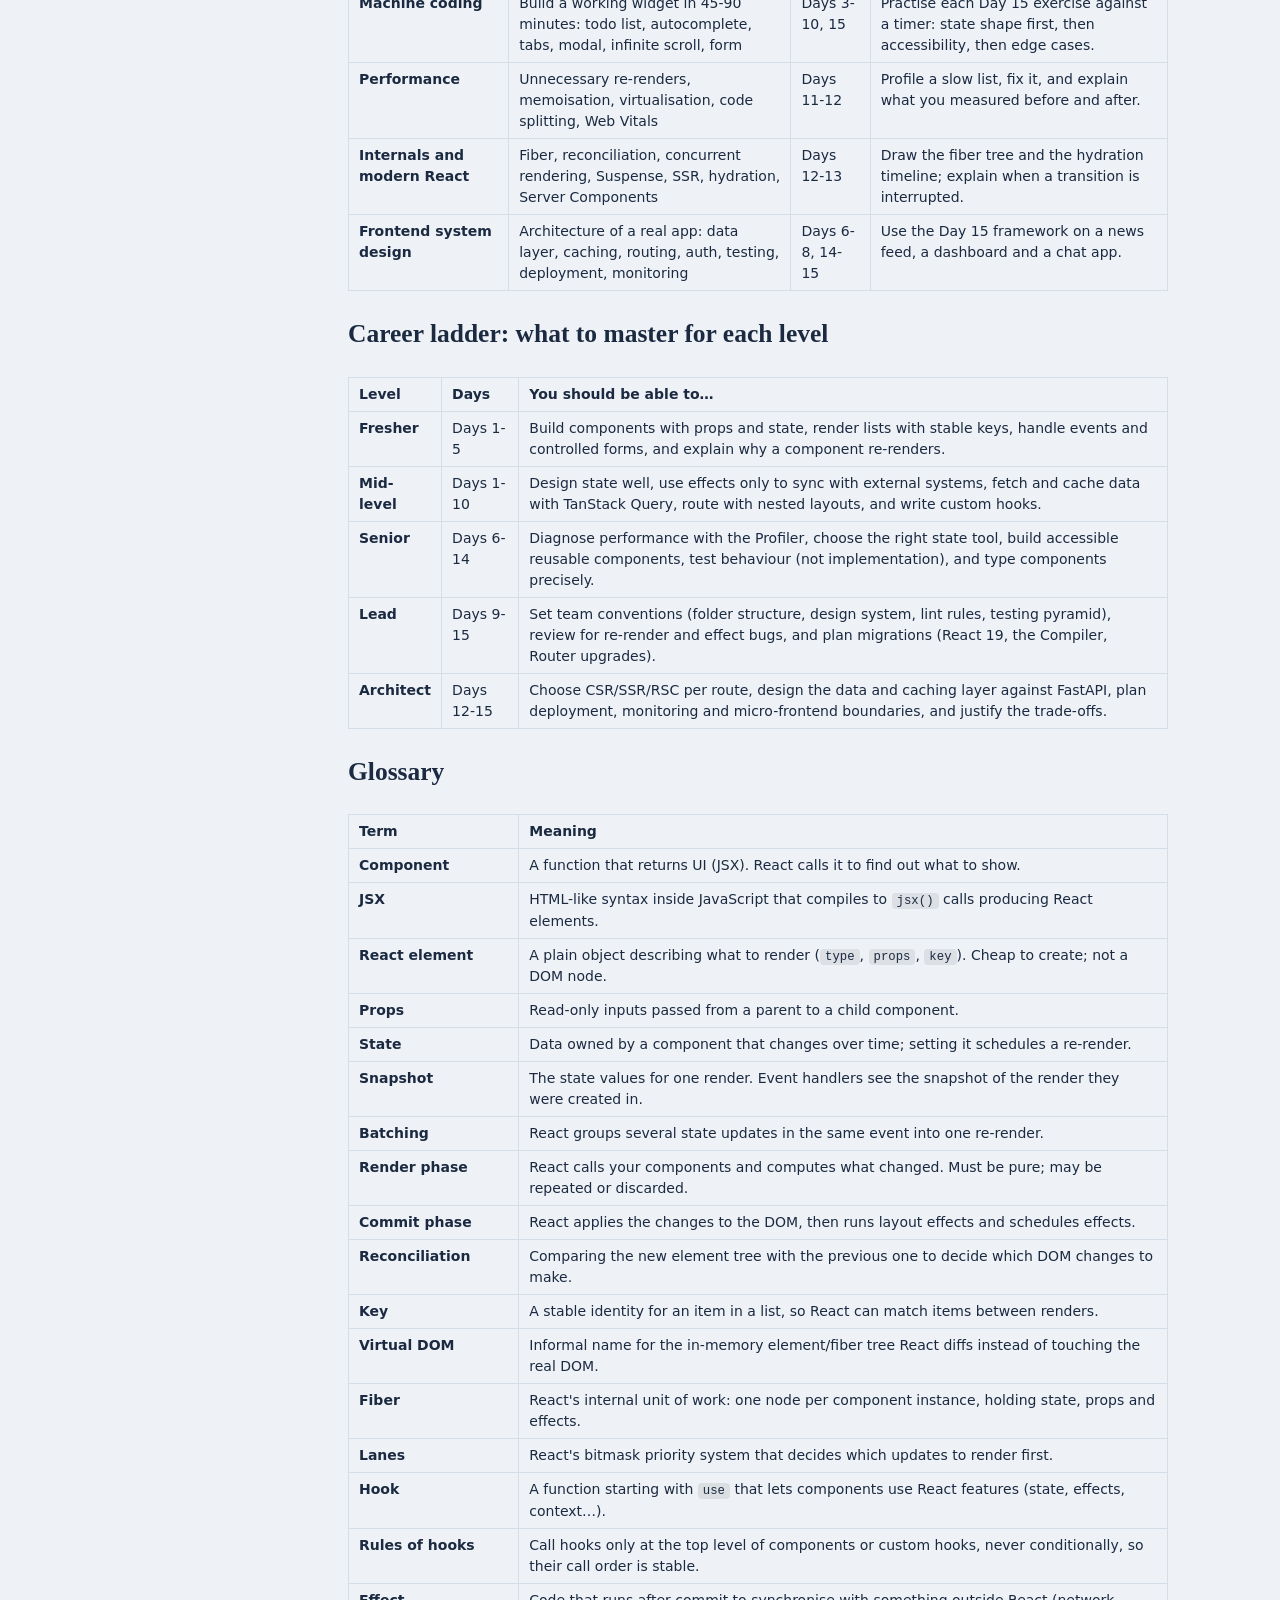
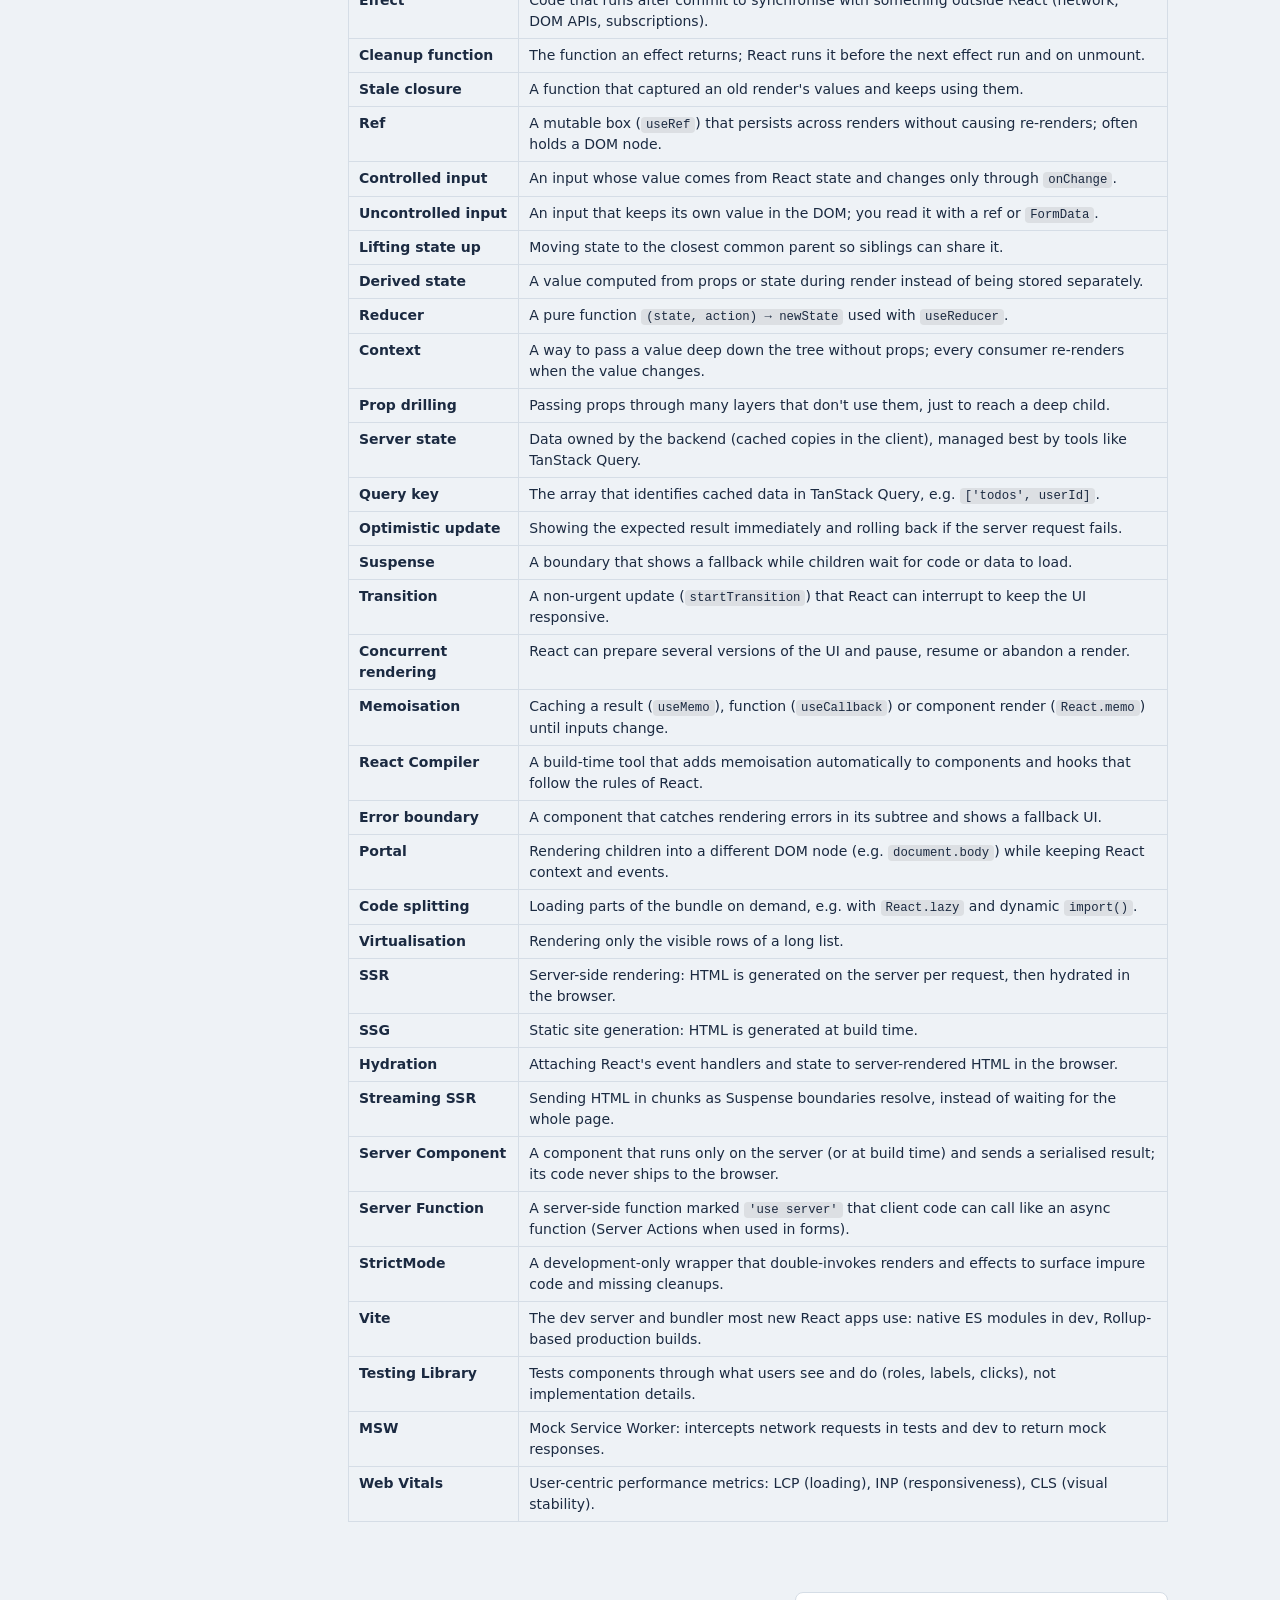
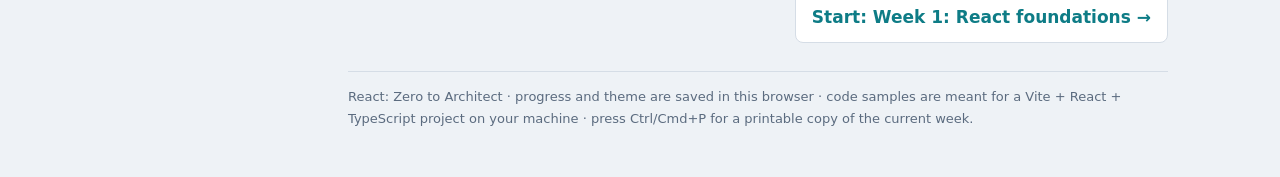
<file: react-course/index.html>
<!DOCTYPE html>
<html lang="en">
<head>
<meta charset="utf-8">
<meta name="viewport" content="width=device-width,initial-scale=1">
<title>React: Zero to Architect</title>
<link rel="stylesheet" href="assets/css/course.css">
<script src="assets/js/theme.js"></script>
</head>
<body>
<nav id="sidebar" aria-label="Course navigation"></nav>
<div class="page">
  <header id="site-header" class="topbar"></header>
  <main id="main" tabindex="-1"><noscript><p>This course needs JavaScript enabled.</p></noscript></main>
  <footer id="site-footer" class="sitefoot"></footer>
</div>

<!-- Home view. app.js clones this into <main> for #home and fills #grid, #examtbl (interview map), #ladtbl and #glos from course-data.js. -->
<template id="home-tpl">
<div class="wrap">
<div class="hero">
<h1>React, from your first component to architecting production apps.</h1>
<p>Fifteen days in three weeks: <b>React foundations</b> (JSX, state, the render model, effects), <b>building real applications</b> against a FastAPI backend (data fetching, routing, auth, forms, patterns) and <b>performance, internals and architecture</b> (Fiber, concurrent rendering, SSR and Server Components, testing, deployment), ending with an interview bootcamp.</p>
<a class="cta" href="#d1-why-react">Start at Day 1</a><a class="cta alt" id="cont" href="#" hidden>Continue where you left off</a><a class="cta alt" href="#interview">Interview map</a><a class="cta alt" href="#glossary">Glossary</a>
</div>

<h2>How every topic is taught</h2>
<ol class="pts">
<li><b>What it is</b>, twice: an “Explain like I’m 5” tab for the mental model and a technical tab for the exact behaviour.</li>
<li><b>Why it exists</b>: the problem it solves and what developers did before.</li>
<li><b>How it works</b>: a diagram with numbered steps.</li>
<li><b>Code</b>: copy-paste TypeScript/JSX examples, with what you should see.</li>
<li><b>Under the hood</b>: what React itself does (elements, fibers, the scheduler, the DOM).</li>
<li><b>In production</b>: how the topic shows up in a real React → FastAPI → Redis → PostgreSQL product.</li>
<li><b>Interview questions</b> from fresher to architect level, with model answers.</li>
</ol>
<p>After the seven steps come hidden edge cases, best practices, a <b>hands-on exercise</b> and a two-minute “teach it” script. Each day ends with a scenario quiz: predict what the code renders or logs.</p>

<h2>Before you start</h2>
<ul class="pts">
<li><b>Know JavaScript first.</b> Closures, <code>this</code>, promises, modules and array methods are used everywhere. The sibling <a href="../js-course/index.html">JavaScript course</a> covers them.</li>
<li><b>Create a playground app</b> with Node 20+ installed: <code>npm create vite@latest react-lab -- --template react-ts</code>, then <code>cd react-lab</code>, <code>npm install</code>, <code>npm run dev</code>. Paste the examples into it and change them.</li>
<li><b>Versions:</b> the course teaches modern React (19.x) with function components and hooks only, Vite, TypeScript, React Router and TanStack Query. Where an API is new or differs between versions it says so. Check the official docs at react.dev for the latest details.</li>
<li><b>Exercises</b> say what “done” looks like. Do them; reading alone won't get you through a machine-coding round.</li>
<li>A <b>revision sheet</b> closes every week. Progress is saved in this browser. Use Print (Ctrl/Cmd+P) for a clean copy.</li>
</ul>

<h2>The 15-day plan</h2>
<div class="wkgrid" id="grid"></div>

<h2 id="interview">Interview map: where each round is covered</h2>
<table id="examtbl"><thead><tr><th>Round</th><th>What they test</th><th>Days</th><th>How to prepare</th></tr></thead><tbody></tbody></table>

<h2 id="ladder">Career ladder: what to master for each level</h2>
<table id="ladtbl"><thead><tr><th>Level</th><th>Days</th><th>You should be able to…</th></tr></thead><tbody></tbody></table>

<h2 id="glossary">Glossary</h2>
<table id="glos"><thead><tr><th>Term</th><th>Meaning</th></tr></thead><tbody></tbody></table>
</div>
</template>

<script src="assets/js/course-data.js"></script>
<script src="assets/js/render.js"></script>
<script src="assets/js/components/header.js"></script>
<script src="assets/js/components/sidebar.js"></script>
<script src="assets/js/components/footer.js"></script>
<script src="assets/js/app.js"></script>
</body>
</html>
</file>
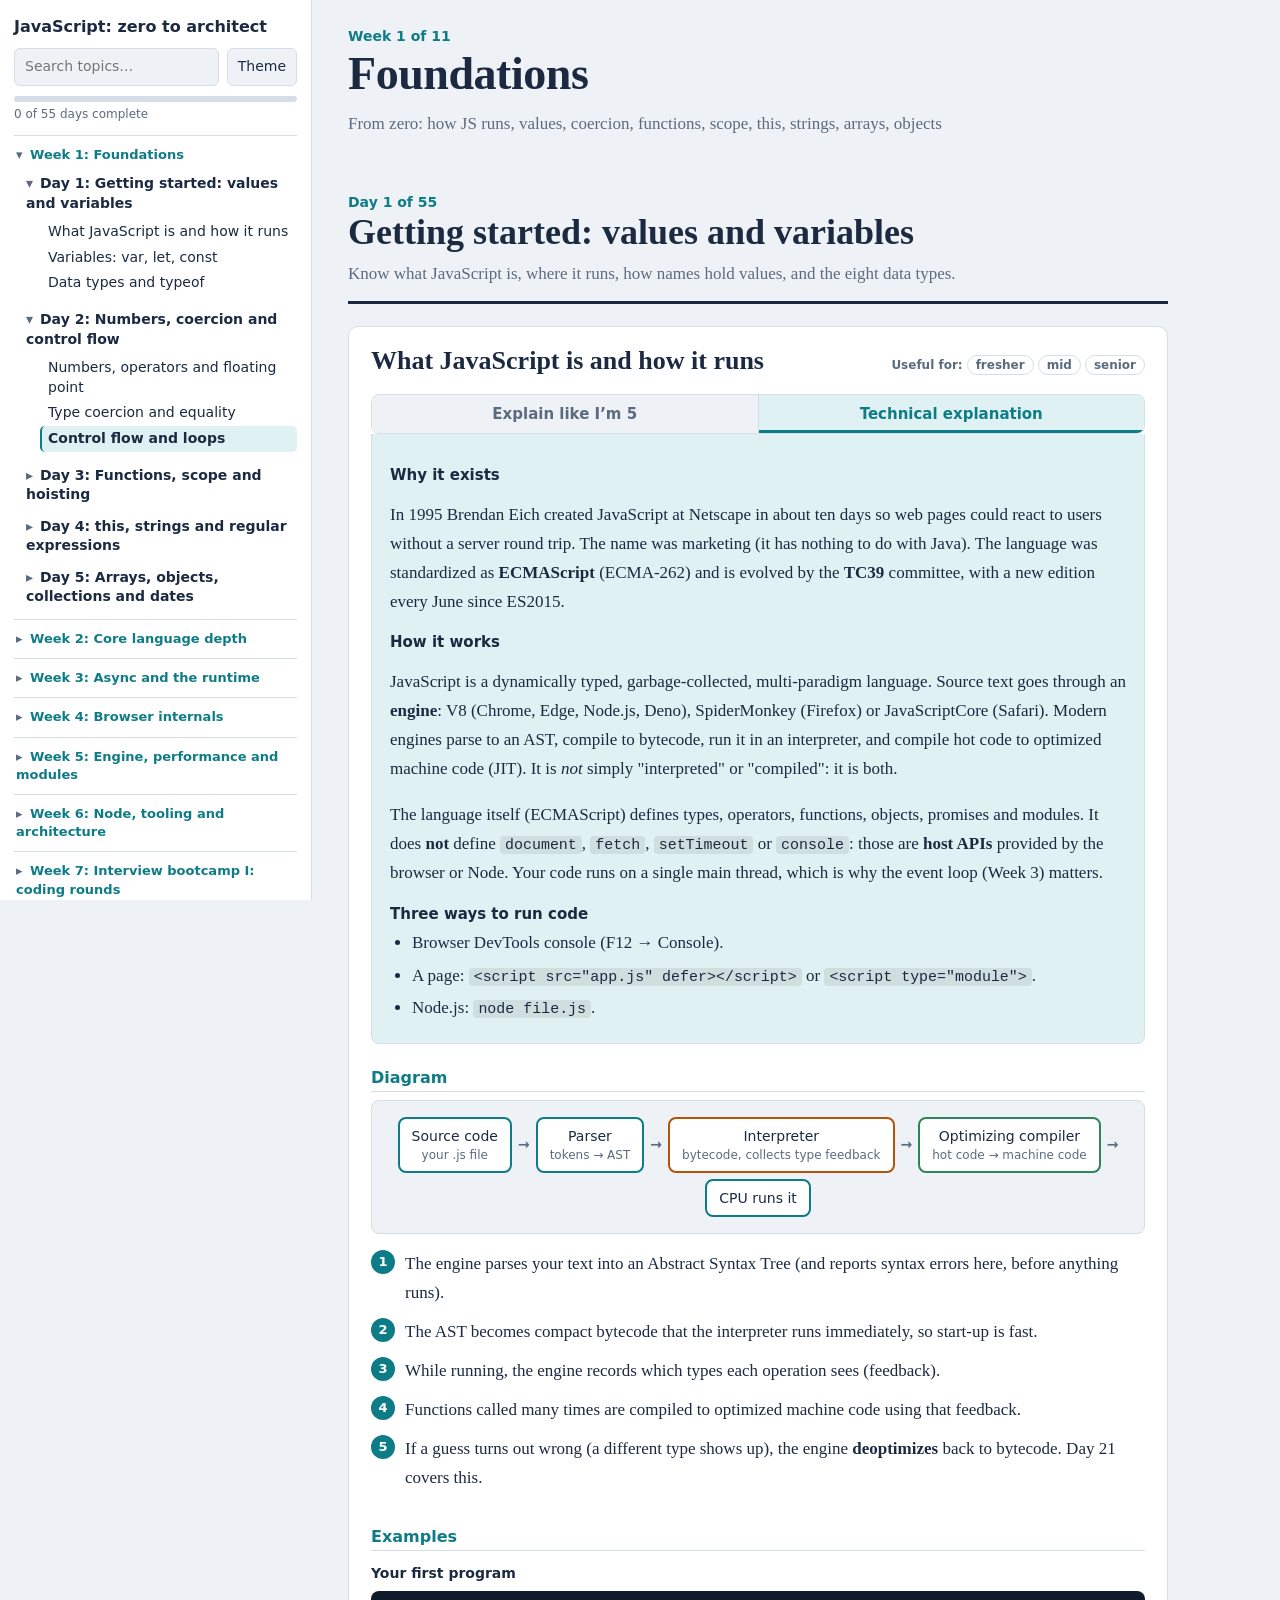
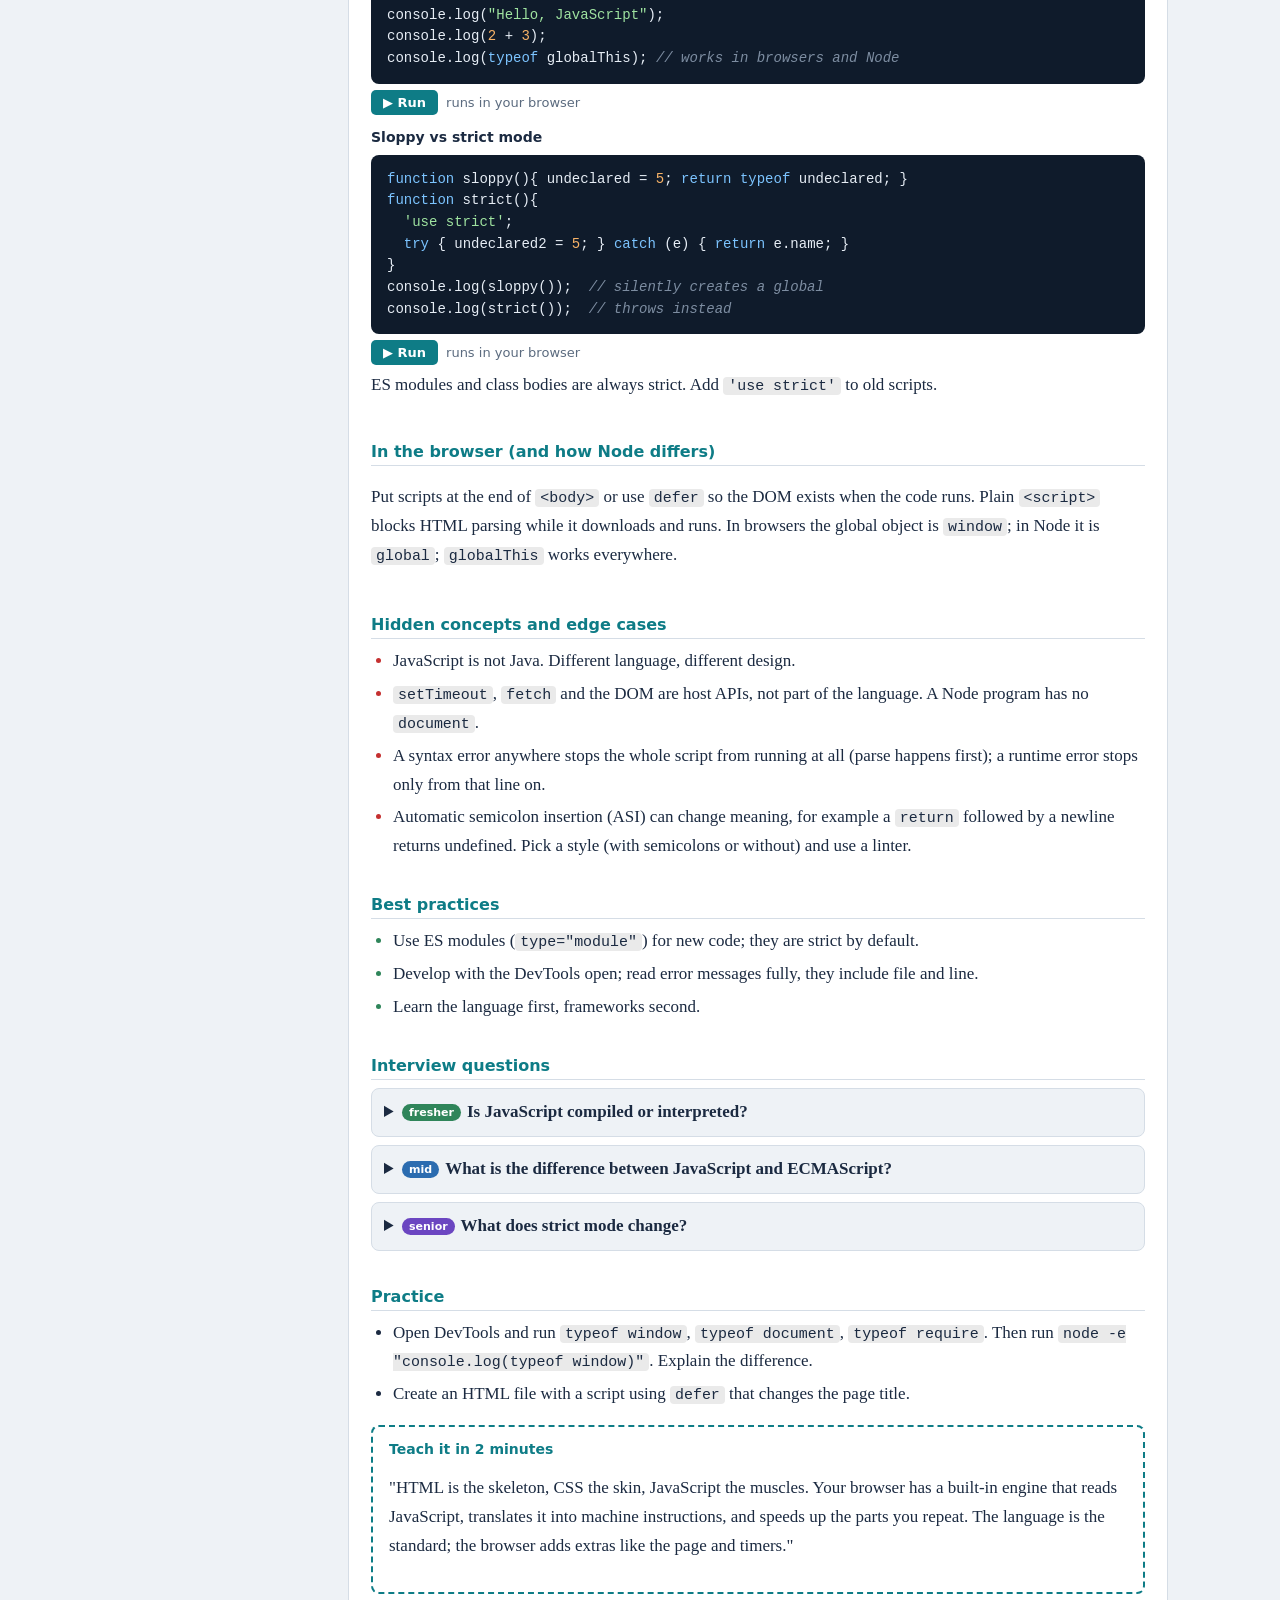
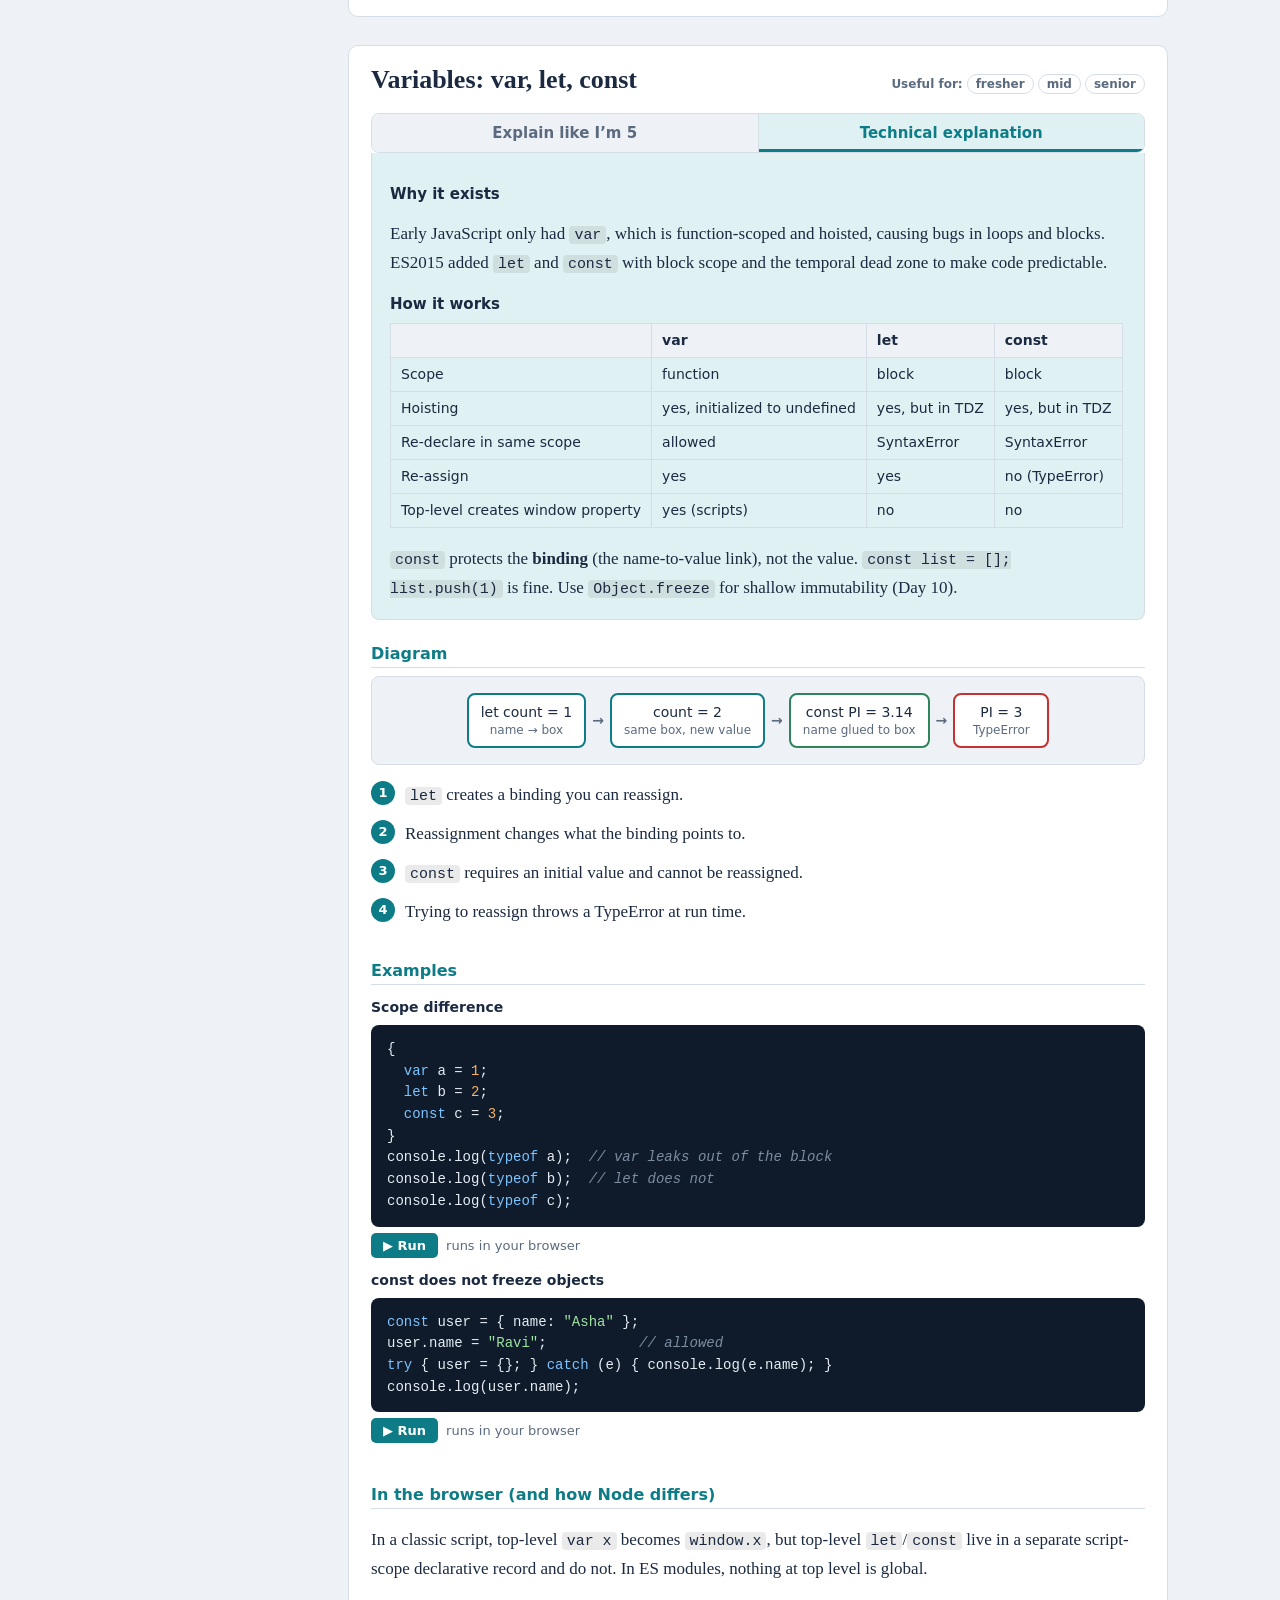
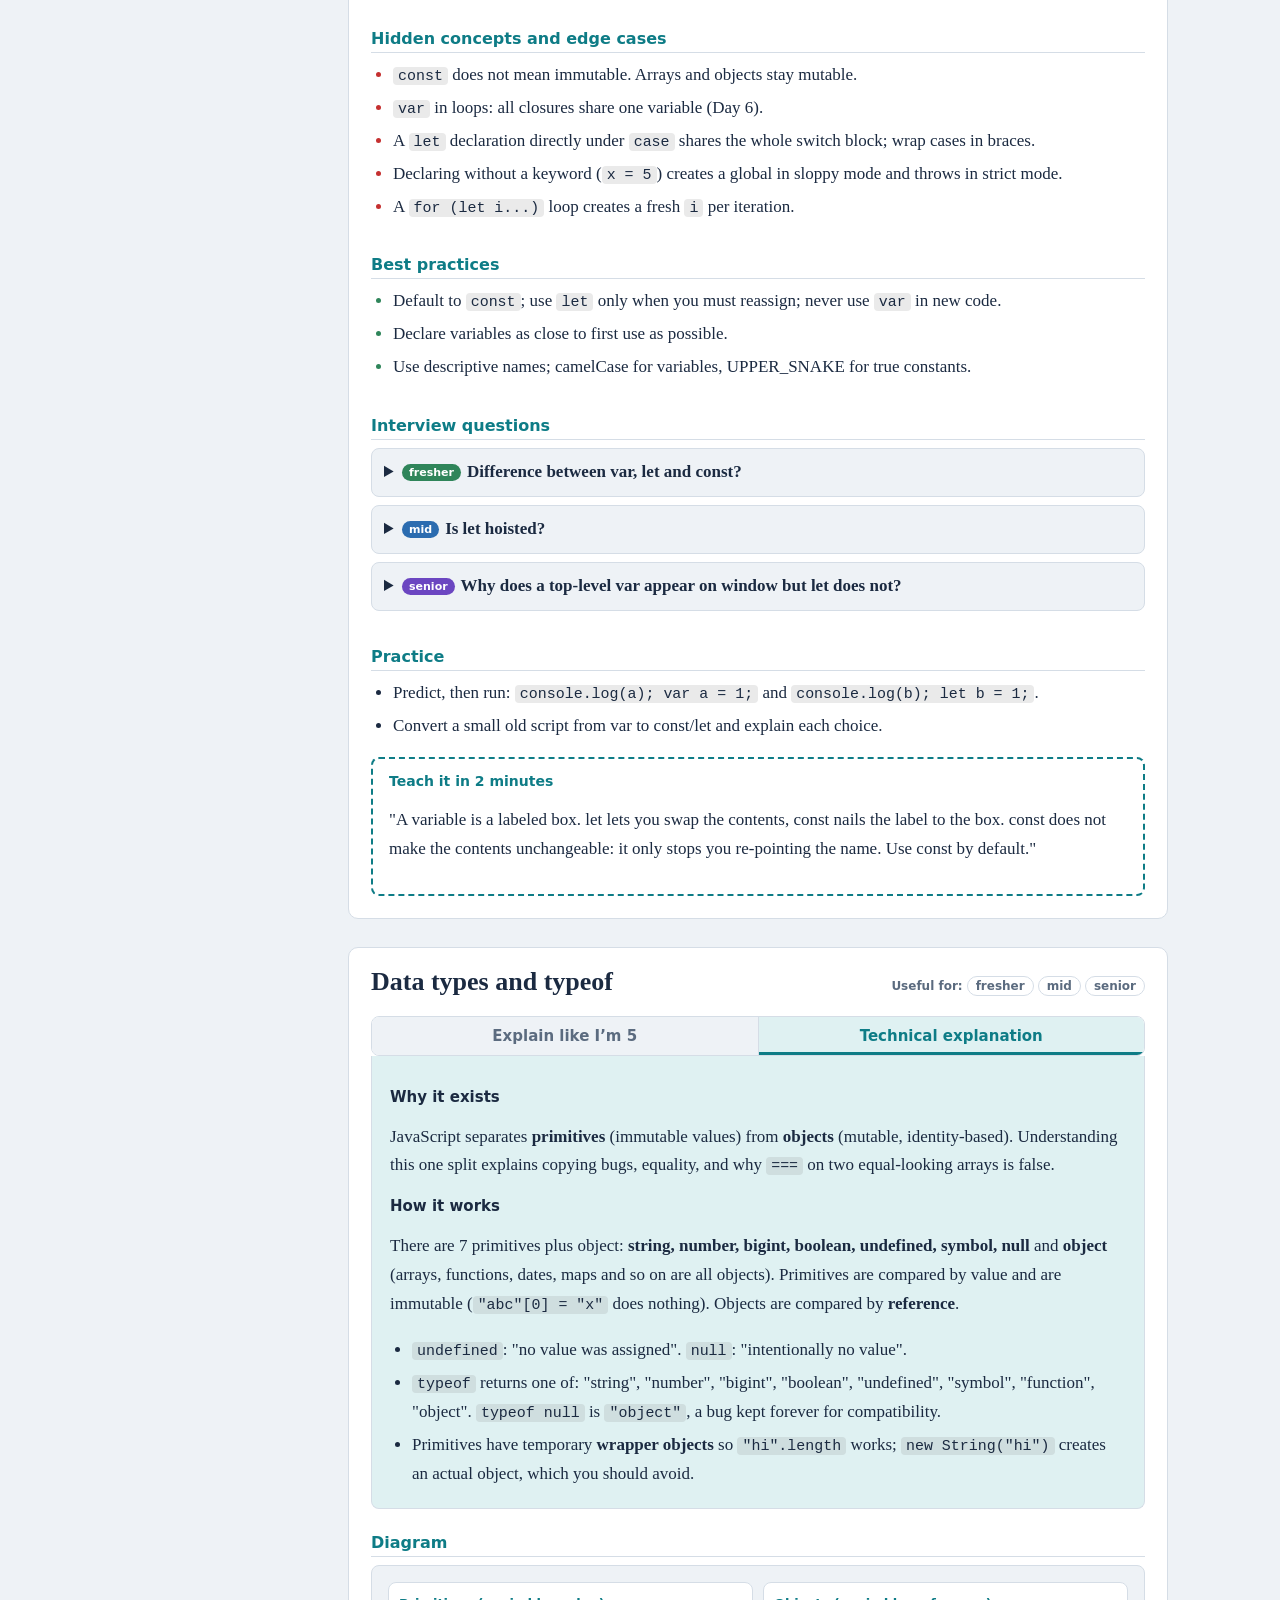
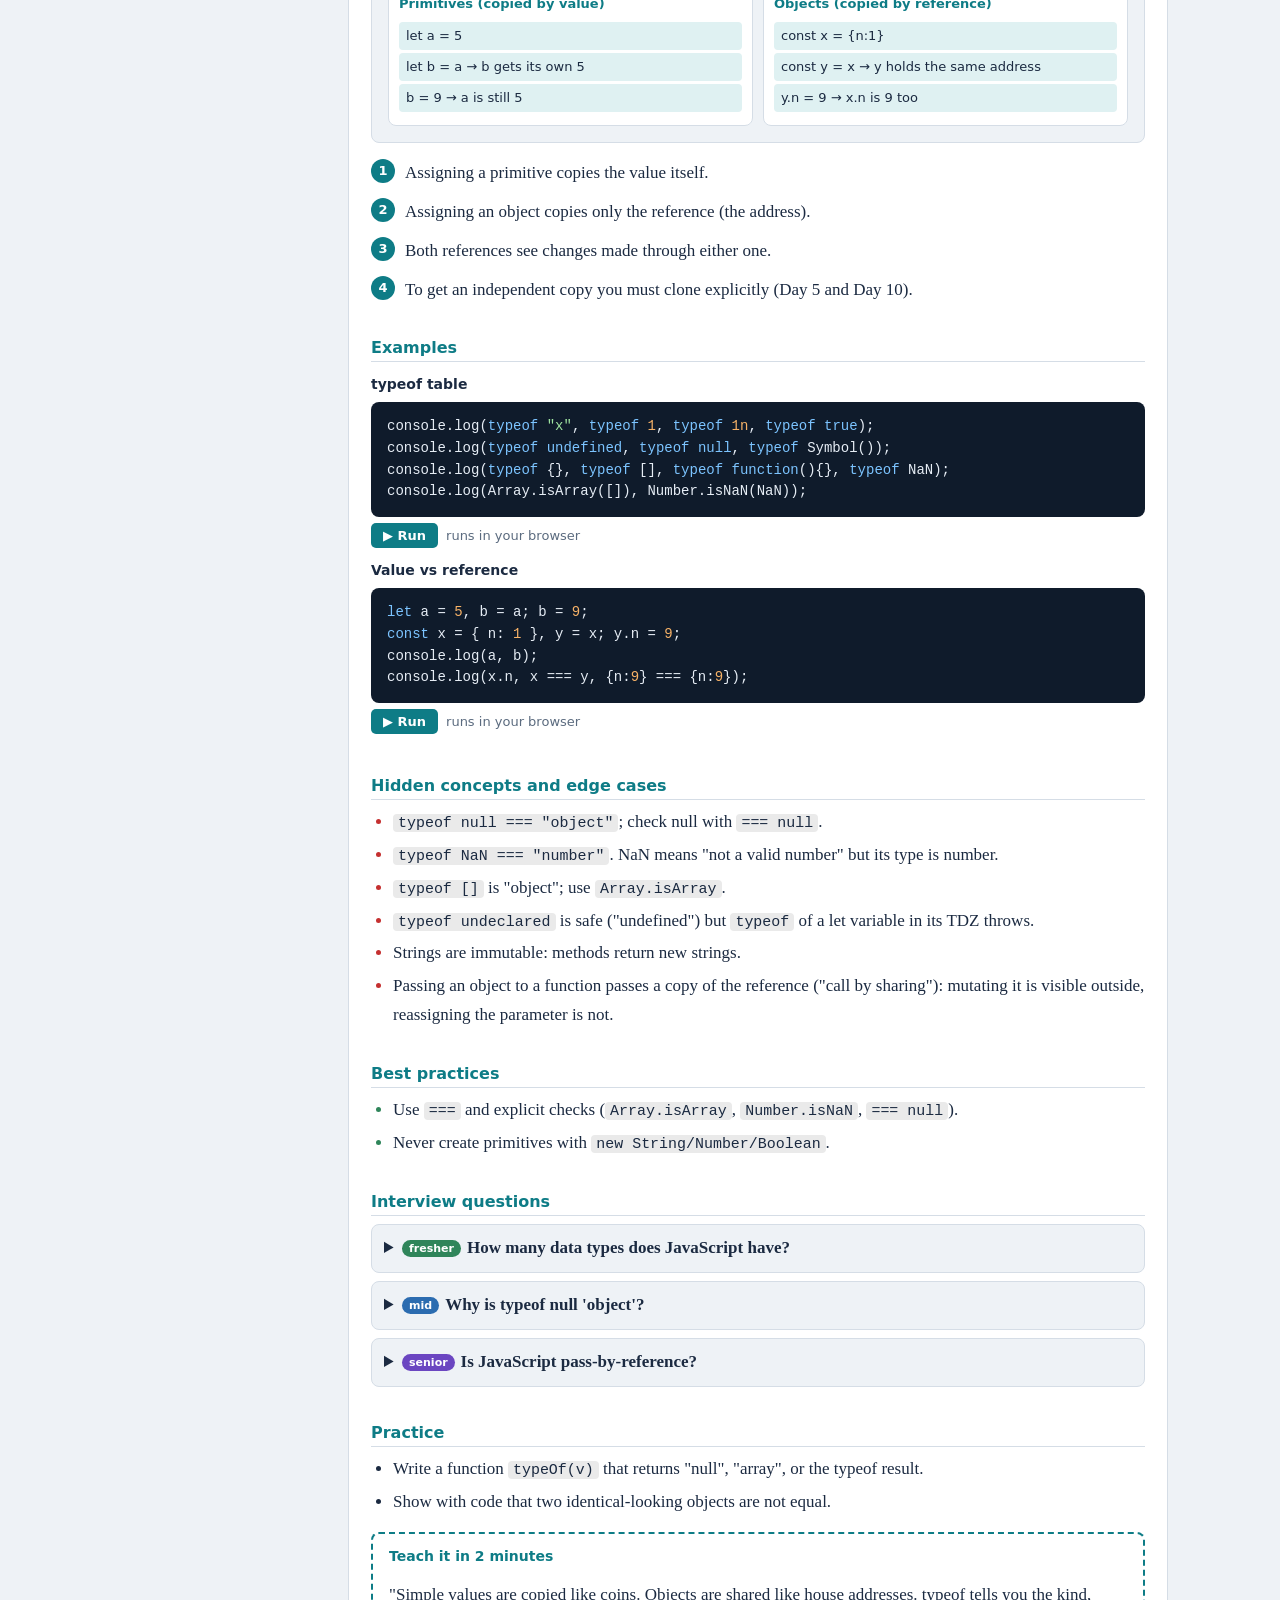
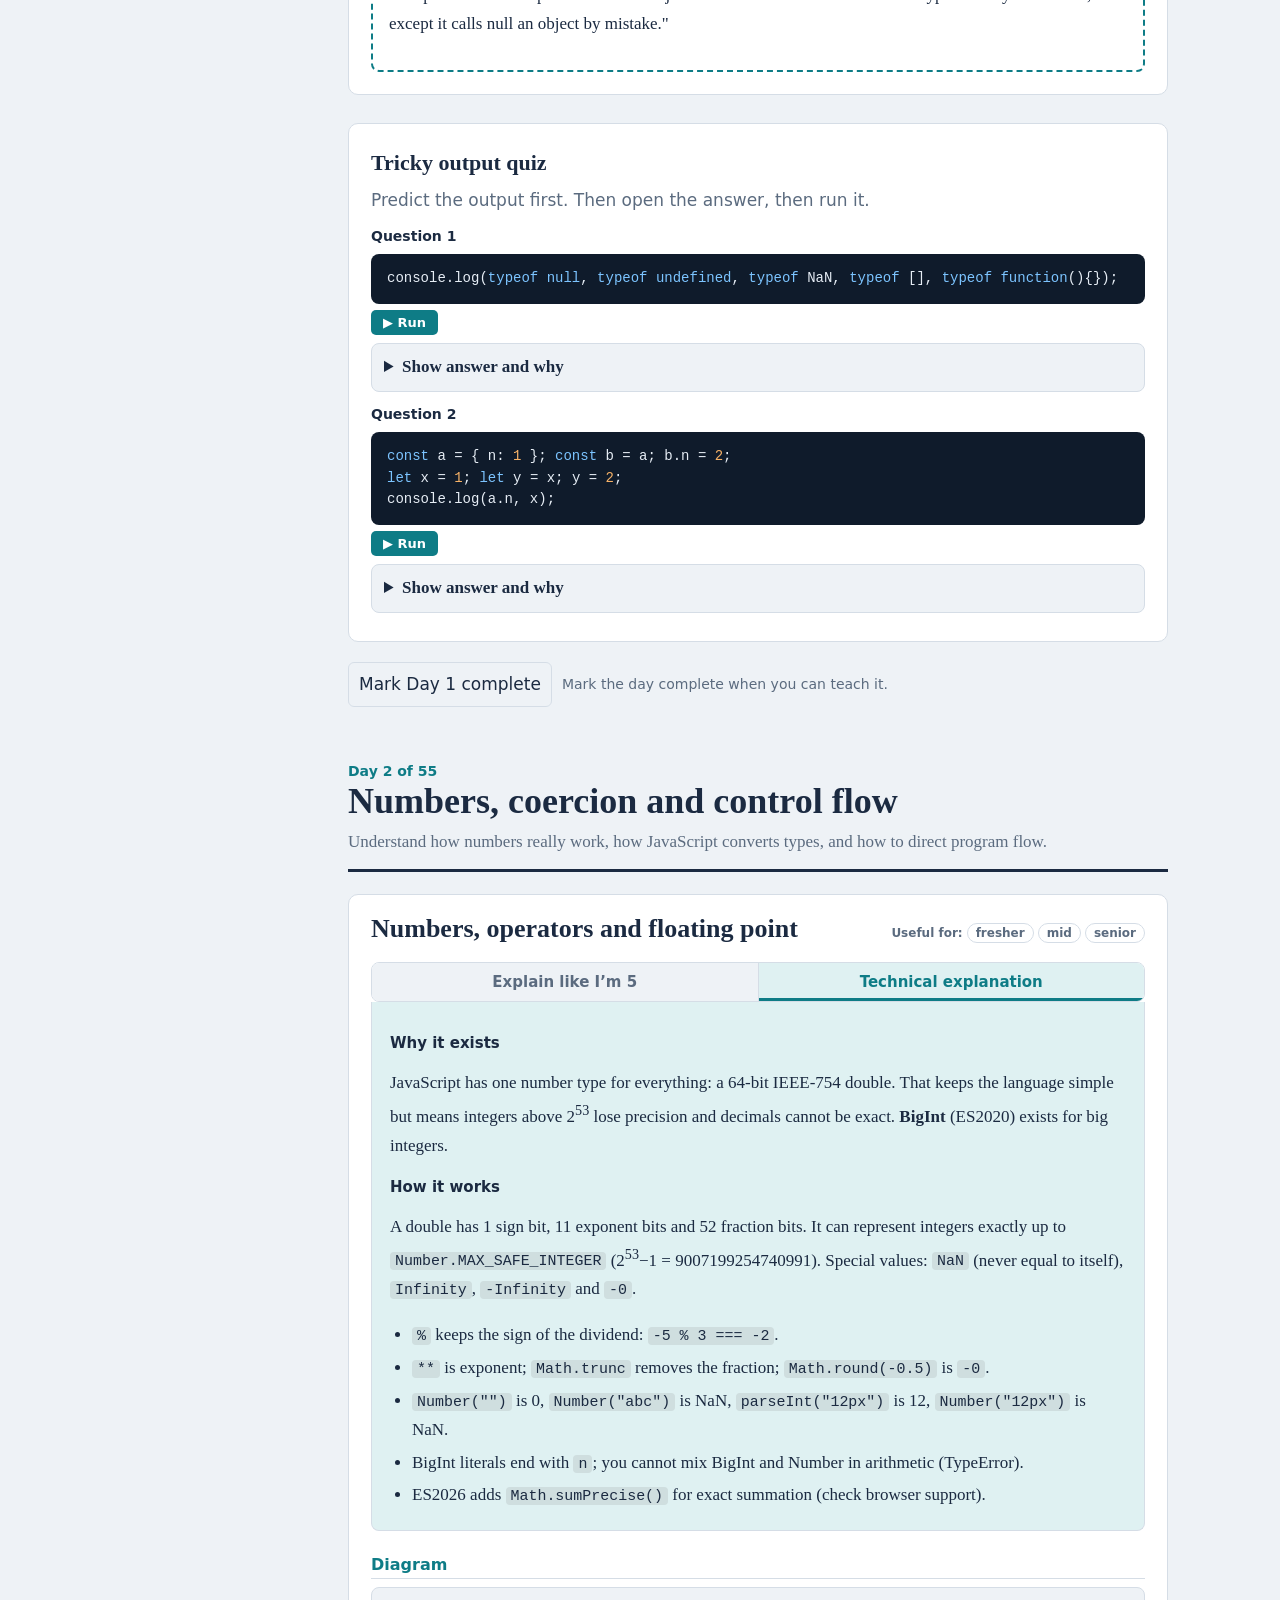
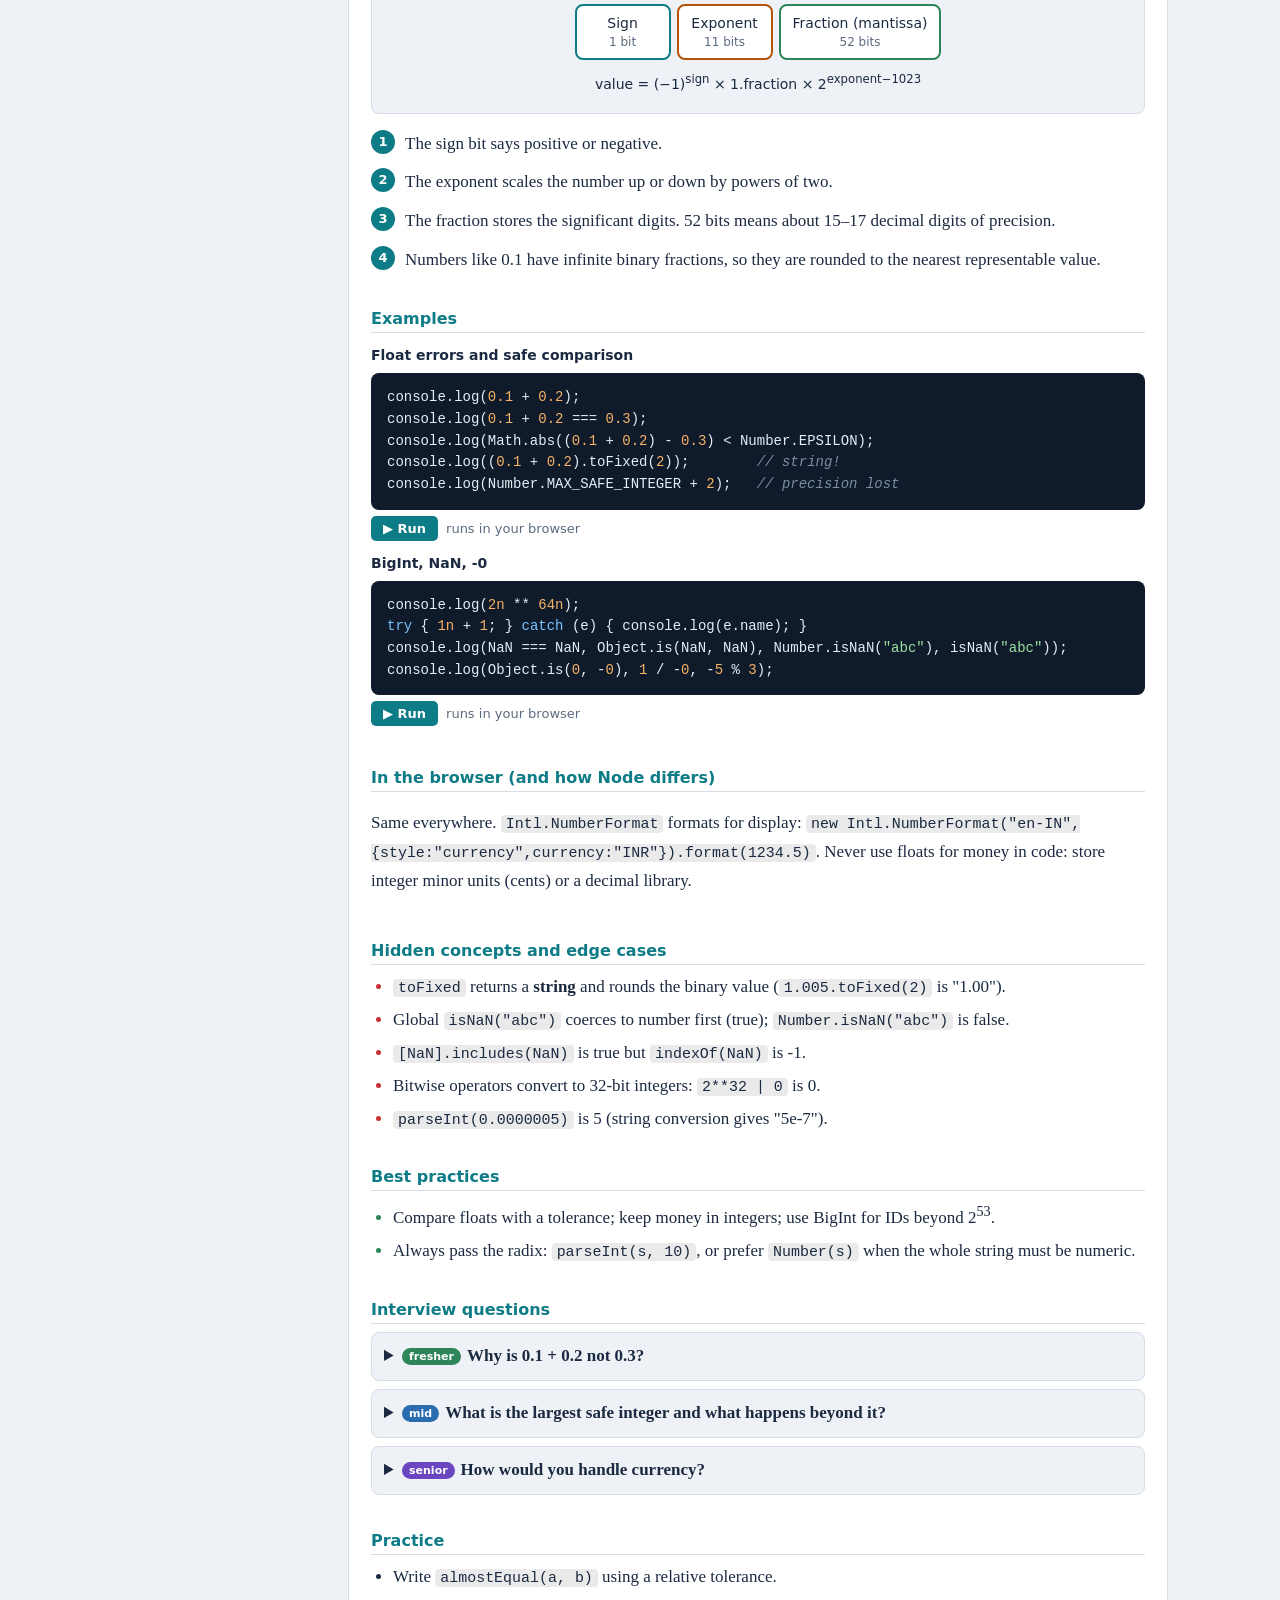
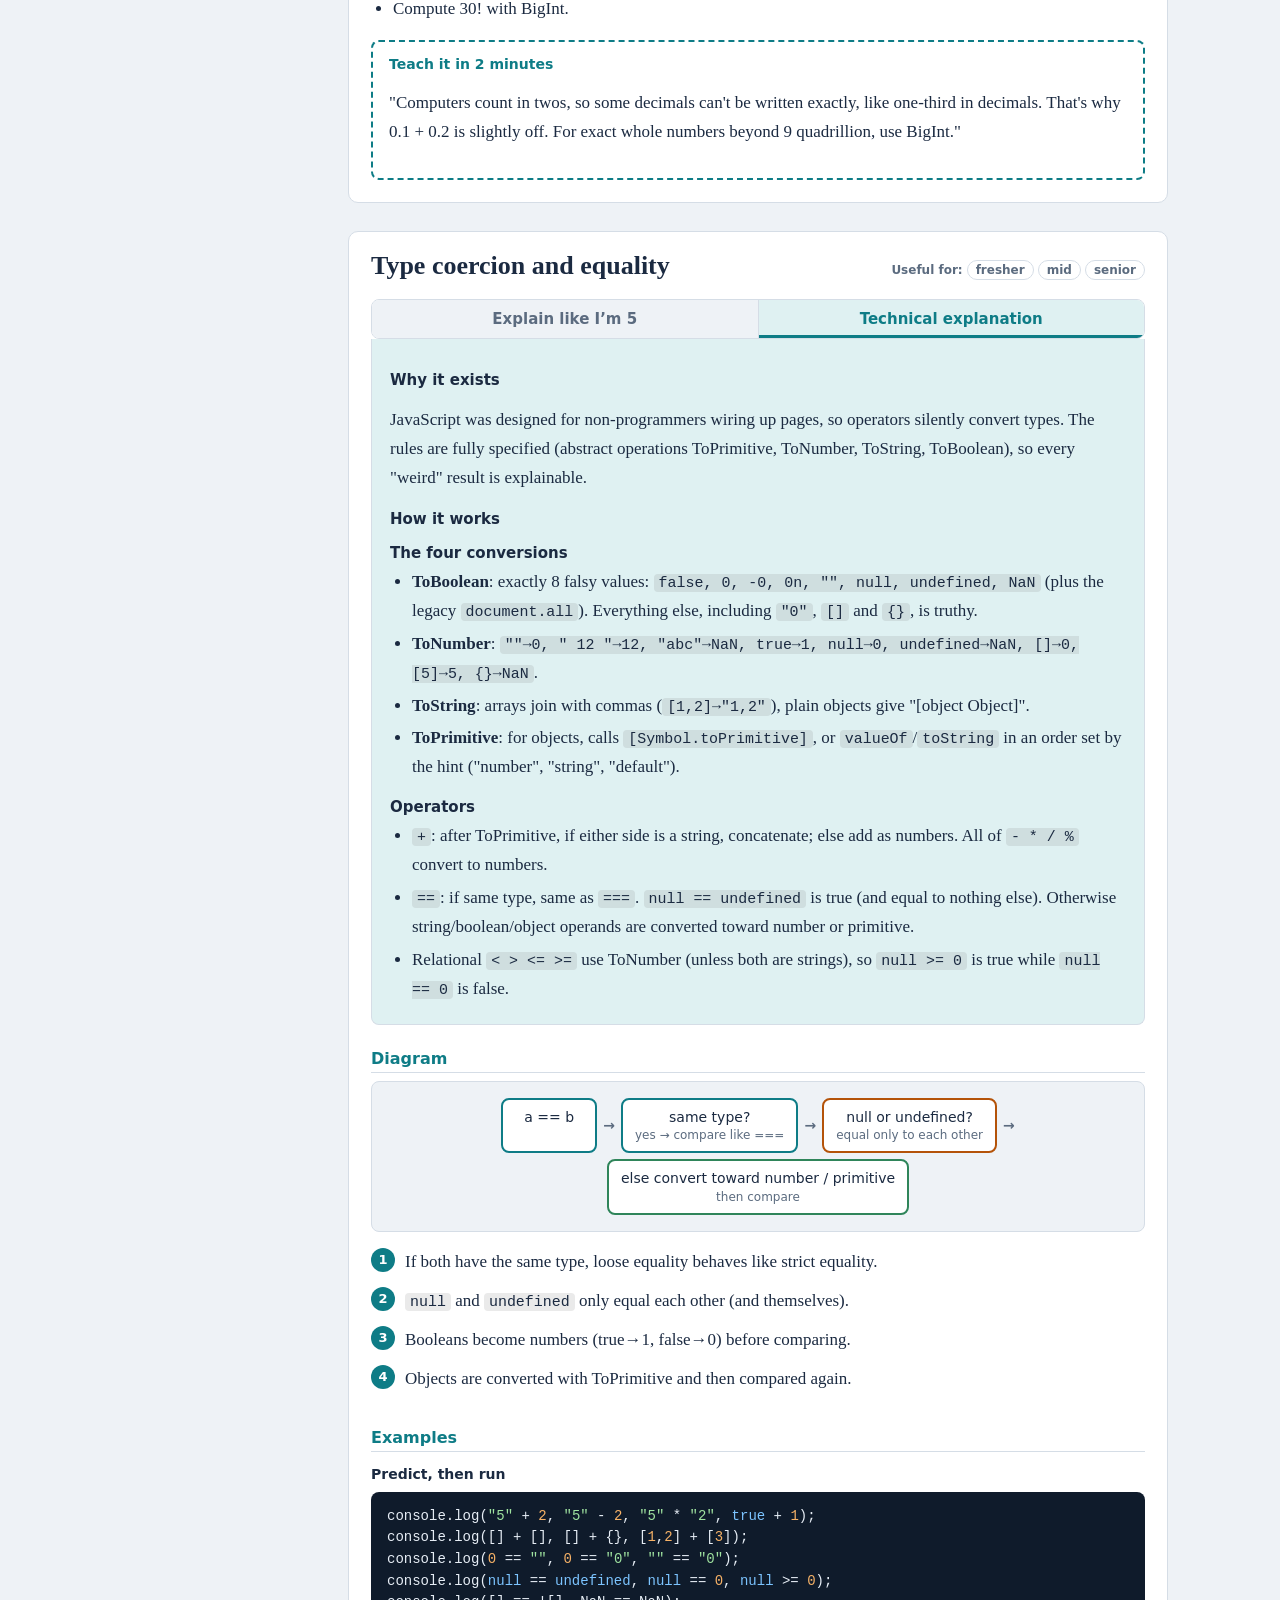
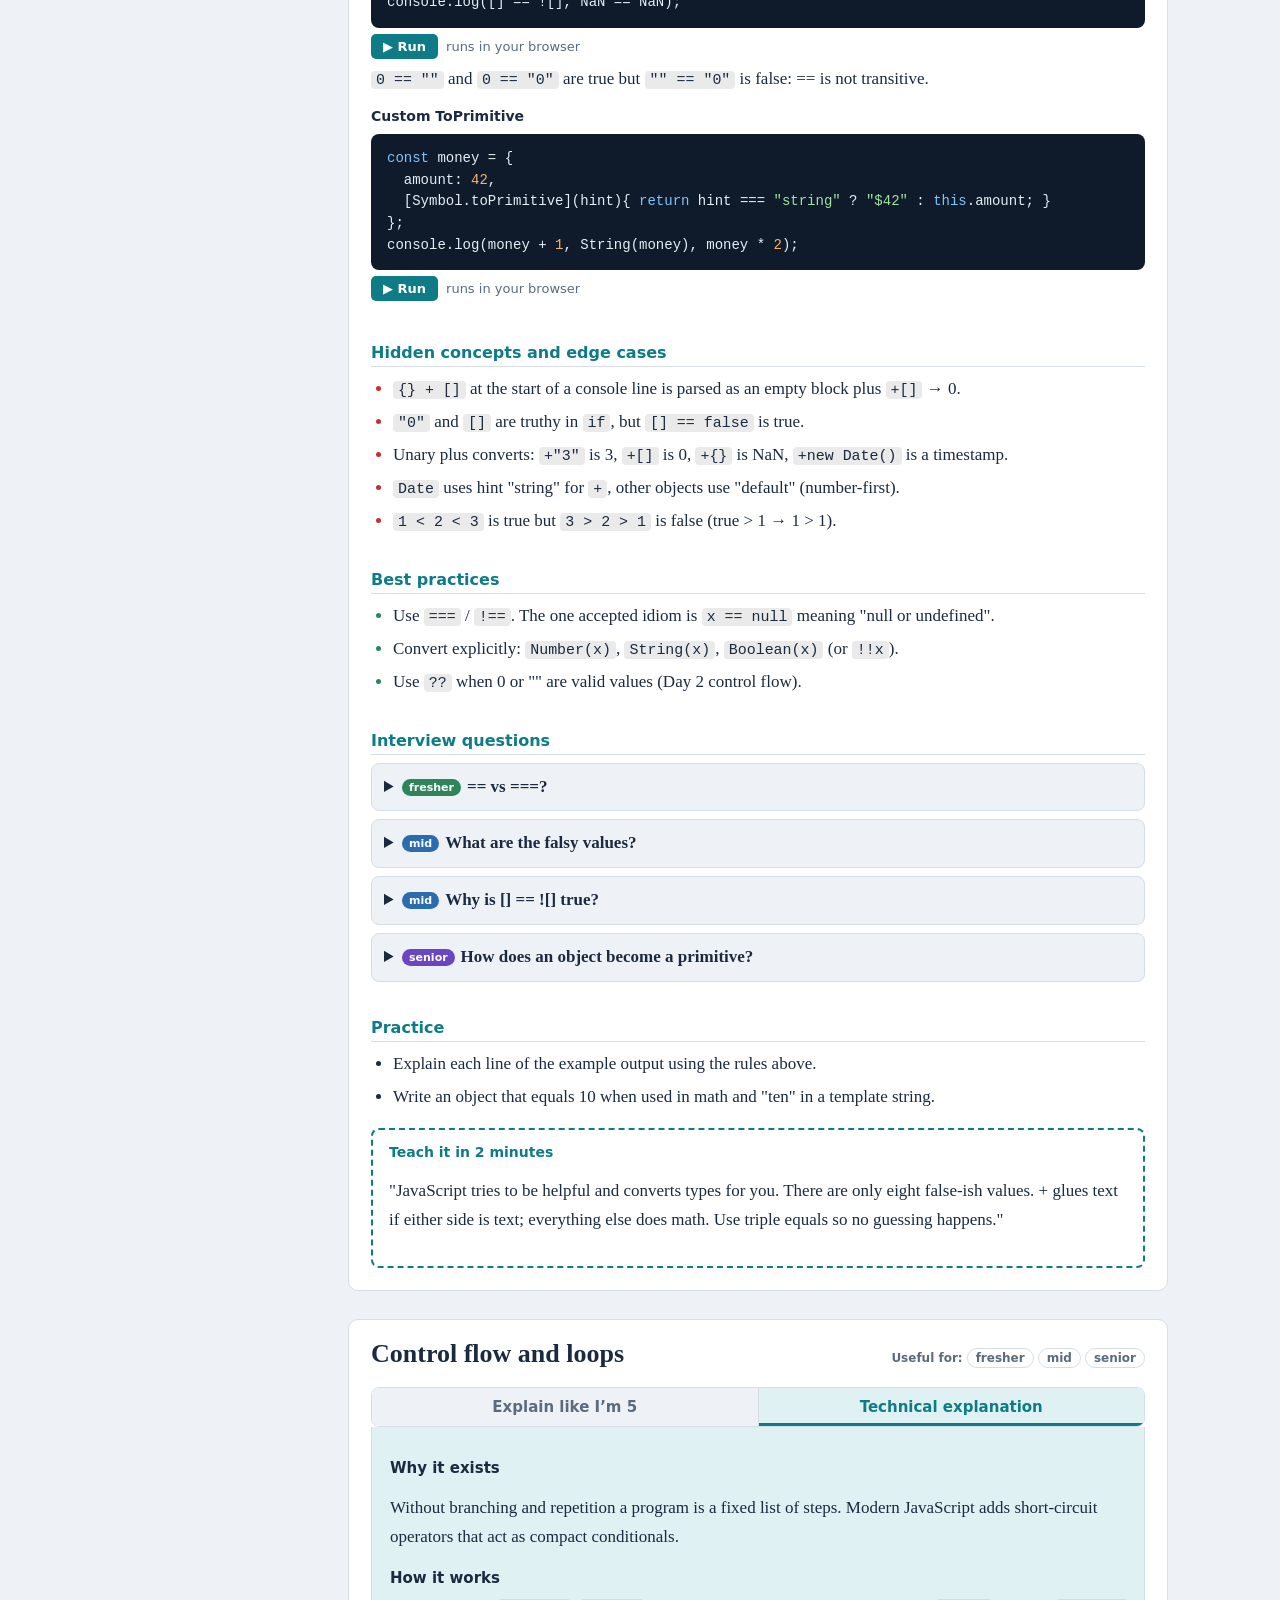
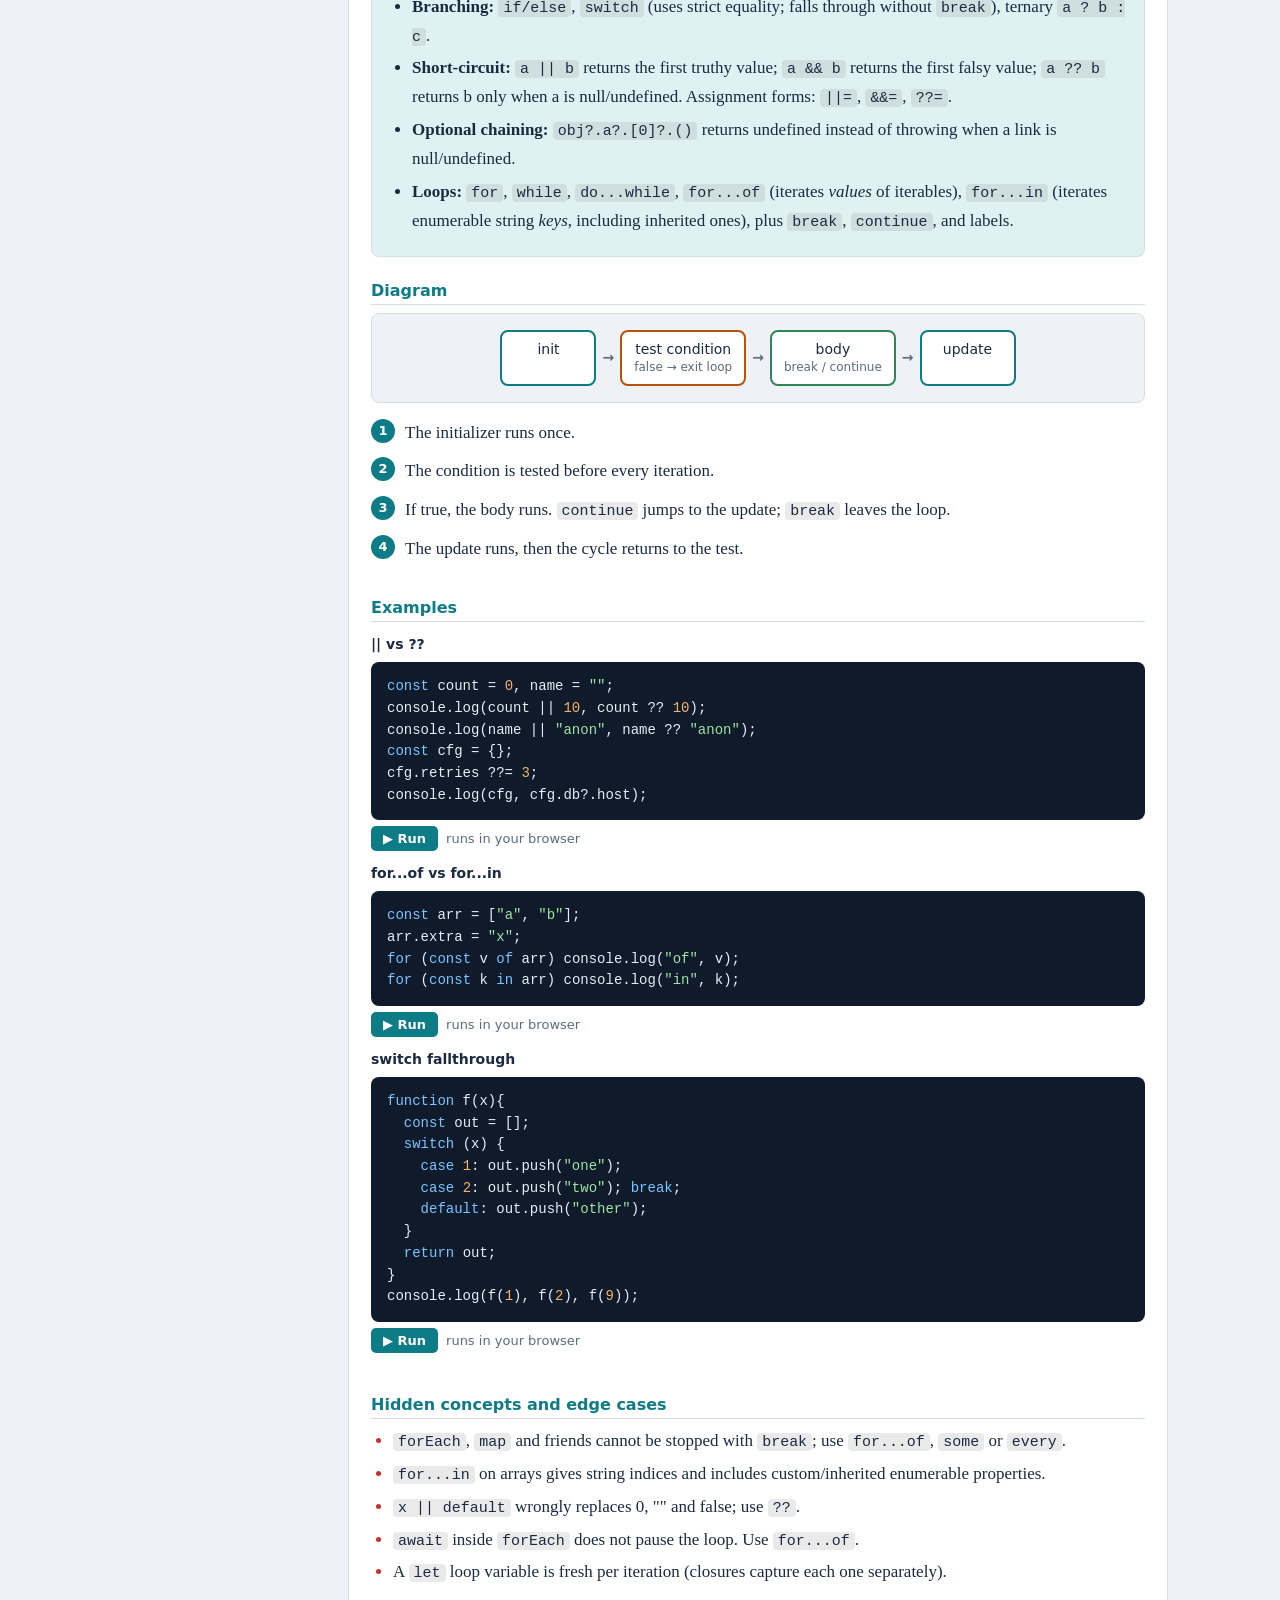
<file: js-course/week1.html>
<!DOCTYPE html>
<html lang="en"><head><meta charset="utf-8"><meta name="viewport" content="width=device-width,initial-scale=1">
<title>Week 1: Foundations | JavaScript Zero to Architect</title><style>
:root{--bg:#eef2f6;--card:#fff;--ink:#1b2a41;--muted:#5b6b7f;--line:#d5dde6;--accent:#0e7c86;--accent-soft:#dff1f2;--warm:#b45309;--warm-soft:#fdf0dc;--code:#0f1b2b;--code-ink:#e6edf5;--sbw:312px;--ok:#2f855a;--bad:#c53030}
[data-theme=dark]{--bg:#0e151d;--card:#16212d;--ink:#e6edf5;--muted:#93a4b8;--line:#263445;--accent:#4fd1c5;--accent-soft:#12303a;--warm:#f6ad55;--warm-soft:#33260f;--code:#0a1119;--code-ink:#dbe6f2}
*{box-sizing:border-box}html{scroll-behavior:smooth;scroll-padding-top:16px}
body{margin:0;background:var(--bg);color:var(--ink);font:17px/1.7 Charter,"Iowan Old Style",Georgia,serif}
a{color:var(--accent)}code,pre,kbd{font-family:ui-monospace,SFMono-Regular,Menlo,Consolas,monospace}
:focus-visible{outline:3px solid var(--accent);outline-offset:2px}
.ui{font-family:system-ui,-apple-system,"Segoe UI",Roboto,sans-serif}
#sidebar{position:fixed;inset:0 auto 0 0;width:var(--sbw);background:var(--card);border-right:1px solid var(--line);overflow-y:auto;padding:16px 14px 40px;font-family:system-ui,-apple-system,"Segoe UI",sans-serif;font-size:14px;line-height:1.4;z-index:20;transition:transform .2s}
#sidebar .brand{display:block;font-weight:700;font-size:16px;color:var(--ink);text-decoration:none;margin-bottom:10px}
#sidebar .tools{display:flex;gap:8px;margin-bottom:10px}
#search{flex:1;padding:8px 10px;border:1px solid var(--line);border-radius:6px;background:var(--bg);color:var(--ink);font:inherit}
.btn{border:1px solid var(--line);background:var(--bg);color:var(--ink);border-radius:6px;padding:7px 10px;font:inherit;cursor:pointer}
.btn:hover{border-color:var(--accent)}
.prog{height:6px;background:var(--line);border-radius:3px;overflow:hidden;margin:4px 0 4px}.prog i{display:block;height:100%;background:var(--accent);width:0}
.proglabel{color:var(--muted);font-size:12px;margin-bottom:12px}
#sidebar details{border-top:1px solid var(--line);padding:6px 0}
#sidebar summary{cursor:pointer;font-weight:700;padding:4px 2px;list-style:none}
#sidebar summary::-webkit-details-marker{display:none}
#sidebar summary:before{content:"▸";display:inline-block;width:14px;color:var(--muted)}
#sidebar details[open]>summary:before{content:"▾"}
#sidebar .wk>summary{font-size:13px;color:var(--accent)}
#sidebar .dy{margin-left:10px;border-top:0;padding:2px 0}
#sidebar .dy>summary{font-weight:600}
#sidebar ul{list-style:none;margin:2px 0 6px 16px;padding:0}
#sidebar li a{display:block;padding:3px 6px;border-radius:5px;color:var(--ink);text-decoration:none;border-left:2px solid transparent}
#sidebar li a:hover{background:var(--bg)}#sidebar li a.on{background:var(--accent-soft);border-left-color:var(--accent);font-weight:600}
#sidebar .tick{color:var(--ok);margin-left:4px}
#sidebar .hide{display:none}
main{margin-left:var(--sbw);padding:28px 36px 90px;max-width:calc(var(--sbw) + 940px)}
.wrap{max-width:820px}
#menu{display:none;position:fixed;top:10px;left:10px;z-index:30}
.weekhead{margin:0 0 28px}.weekhead .kicker{font:600 14px system-ui,sans-serif;color:var(--accent)}
.weekhead h1{font-size:clamp(30px,4.2vw,46px);line-height:1.12;margin:4px 0 10px;letter-spacing:-.01em}
.weekhead p{color:var(--muted);margin:0}
.day{margin-top:56px}
.dayhead{border-bottom:3px solid var(--ink);padding-bottom:12px;margin-bottom:22px}
.dayhead .dn{font:700 14px system-ui,sans-serif;color:var(--accent)}
.dayhead h2{font-size:clamp(26px,3.2vw,36px);margin:2px 0 6px;line-height:1.15}
.dayhead .goal{margin:0;color:var(--muted)}
.topic{background:var(--card);border:1px solid var(--line);border-radius:10px;margin:0 0 28px;overflow:hidden}
.topic>header{padding:18px 22px 6px;display:flex;flex-wrap:wrap;gap:8px 14px;align-items:baseline;justify-content:space-between}
.topic h3{margin:0;font-size:26px;line-height:1.2}
.lvls{font:600 12px system-ui,sans-serif;color:var(--muted)}
.lvls b{display:inline-block;padding:2px 8px;border:1px solid var(--line);border-radius:99px;margin-left:4px;font-weight:600}
.tabs{display:flex;margin:12px 22px 0;border:1px solid var(--line);border-radius:8px;overflow:hidden;font-family:system-ui,sans-serif}
.tabs button{flex:1;padding:10px 12px;border:0;background:var(--bg);color:var(--muted);font:600 15px system-ui,sans-serif;cursor:pointer;border-right:1px solid var(--line)}
.tabs button:last-child{border-right:0}
.tabs button[aria-selected=true].t-eli{background:var(--warm-soft);color:var(--warm);box-shadow:inset 0 -3px 0 var(--warm)}
.tabs button[aria-selected=true].t-tech{background:var(--accent-soft);color:var(--accent);box-shadow:inset 0 -3px 0 var(--accent)}
.pane{margin:0 22px;padding:16px 18px;border:1px solid var(--line);border-top:0;border-radius:0 0 8px 8px}
.pane.p-eli{background:var(--warm-soft)}.pane.p-tech{background:var(--accent-soft)}
.pane[hidden]{display:none}.pane p:first-child{margin-top:0}.pane>*:last-child{margin-bottom:0}
.pane h5,.blk h4{font:700 15px system-ui,sans-serif;margin:16px 0 4px}
.blk{padding:6px 22px 4px}.blk h4{font-size:16px;margin:18px 0 8px;color:var(--accent);border-bottom:1px solid var(--line);padding-bottom:4px}
.blk:last-child{padding-bottom:18px}
code{background:rgba(127,127,127,.16);padding:1px 5px;border-radius:4px;font-size:.88em}
pre{margin:10px 0;background:var(--code);color:var(--code-ink);padding:14px 16px;border-radius:8px;overflow-x:auto;font-size:14px;line-height:1.55}
pre code{background:none;padding:0;font-size:inherit}
.k{color:#7cc4ff}.s{color:#9fe3a0}.c{color:#7d8da1;font-style:italic}.n{color:#f7b267}
.ex{margin:14px 0}.ex .et{font:600 14px system-ui,sans-serif;margin-bottom:2px}
.ex .bar{display:flex;gap:8px;align-items:center;margin:-4px 0 6px;font:13px system-ui,sans-serif}
.run{background:var(--accent);color:#fff;border:0;border-radius:5px;padding:5px 12px;font:600 13px system-ui,sans-serif;cursor:pointer}
[data-theme=dark] .run{color:#06222a}
.out{white-space:pre-wrap;background:#06101a;color:#b9f3c0;border-left:4px solid var(--ok);padding:10px 14px;border-radius:6px;font:13px/1.5 ui-monospace,Menlo,monospace;margin:4px 0 8px}
.out:empty,.out[hidden]{display:none}
ul.pts{margin:6px 0;padding-left:22px}ul.pts li{margin:4px 0}
.gotcha li::marker{color:var(--bad)}.best li::marker{color:var(--ok)}
.diagram{background:var(--bg);border:1px solid var(--line);border-radius:8px;padding:16px;overflow-x:auto;font-family:system-ui,sans-serif;font-size:14px}
.diagram svg{max-width:100%;height:auto;display:block;margin:0 auto}
.flow{display:flex;flex-wrap:wrap;align-items:stretch;gap:6px;justify-content:center}
.flow.v{flex-direction:column;align-items:center}
.fb{background:var(--card);border:2px solid var(--accent);border-radius:8px;padding:8px 12px;text-align:center;line-height:1.3;min-width:96px}
.fb small{display:block;color:var(--muted);font-size:12px;margin-top:2px}
.fb.w{border-color:var(--warm)}.fb.g{border-color:var(--ok)}.fb.r{border-color:var(--bad)}
.ar{align-self:center;color:var(--muted);font-weight:700}
.flow.v .ar{transform:rotate(90deg);line-height:1}
.lane{display:grid;grid-template-columns:repeat(auto-fit,minmax(150px,1fr));gap:10px}
.lane>div{background:var(--card);border:1px solid var(--line);border-radius:8px;padding:10px}
.lane h6{margin:0 0 6px;font-size:13px;color:var(--accent)}
.lane .it{background:var(--accent-soft);border-radius:4px;padding:3px 7px;margin:3px 0;font-size:13px}
.dsteps{counter-reset:s;list-style:none;padding:0;margin:12px 0 0}
.dsteps li{counter-increment:s;position:relative;padding:4px 0 4px 34px;margin:2px 0}
.dsteps li:before{content:counter(s);position:absolute;left:0;top:4px;width:24px;height:24px;border-radius:50%;background:var(--accent);color:#fff;font:700 13px/24px system-ui,sans-serif;text-align:center}
[data-theme=dark] .dsteps li:before{color:#06222a}
details.iq{border:1px solid var(--line);border-radius:8px;margin:8px 0;background:var(--bg)}
details.iq summary{cursor:pointer;padding:9px 12px;font-weight:600}
details.iq .ans{padding:2px 14px 12px;border-top:1px solid var(--line)}
.badge{display:inline-block;font:700 11px system-ui,sans-serif;padding:2px 7px;border-radius:99px;margin-right:6px;vertical-align:1px;color:#fff}
.b-fresher{background:#2f855a}.b-mid{background:#2b6cb0}.b-senior{background:#6b46c1}.b-lead{background:#b7791f}.b-architect{background:#c53030}
.teach{margin:6px 22px 22px;padding:14px 16px;border:2px dashed var(--accent);border-radius:8px;background:var(--card)}
.teach b.h{font:700 14px system-ui,sans-serif;color:var(--accent);display:block;margin-bottom:4px}
.quiz{background:var(--card);border:1px solid var(--line);border-radius:10px;padding:6px 22px 14px;margin:0 0 20px}
.quiz h3{margin:14px 0 4px;font-size:22px}
.daydone{margin:14px 0 0;display:flex;gap:10px;align-items:center;font-family:system-ui,sans-serif}
.rev{background:var(--card);border:2px solid var(--ink);border-radius:10px;padding:8px 24px 16px;margin-top:56px}
.rev h2{margin:12px 0 4px}
.pager{display:flex;justify-content:space-between;margin-top:40px;font-family:system-ui,sans-serif}
.pager a{padding:10px 16px;border:1px solid var(--line);border-radius:8px;background:var(--card);text-decoration:none;font-weight:600}
#top{position:fixed;right:18px;bottom:18px;width:44px;height:44px;border-radius:50%;background:var(--accent);color:#fff;border:0;font-size:20px;cursor:pointer;display:none;z-index:15}
[data-theme=dark] #top{color:#06222a}
table{border-collapse:collapse;width:100%;font:14px/1.5 system-ui,sans-serif;margin:10px 0;display:block;overflow-x:auto}
th,td{border:1px solid var(--line);padding:6px 10px;text-align:left;vertical-align:top}th{background:var(--bg)}
/* index */
.hero{padding:34px 0 10px}.hero h1{font-size:clamp(36px,6vw,64px);line-height:1.05;margin:0 0 14px;letter-spacing:-.02em}
.hero p{font-size:19px;max-width:640px;color:var(--muted)}
.cta{display:inline-block;margin:6px 10px 6px 0;padding:11px 20px;border-radius:8px;font:700 15px system-ui,sans-serif;text-decoration:none;background:var(--accent);color:#fff}
[data-theme=dark] .cta{color:#06222a}.cta.alt{background:transparent;color:var(--ink);border:1px solid var(--line)}
.wkgrid{display:grid;gap:18px;margin:22px 0}
.wkcard{background:var(--card);border:1px solid var(--line);border-radius:10px;padding:14px 20px}
.wkcard h3{margin:0 0 2px}.wkcard .sub{color:var(--muted);font:14px system-ui,sans-serif;margin-bottom:8px}
.wkcard .dd{margin:8px 0;font-family:system-ui,sans-serif;font-size:15px}
.wkcard .dd b a{color:var(--ink);text-decoration:none}.wkcard .dd span a{font-size:13px;margin-right:10px}
@media(max-width:900px){#sidebar{transform:translateX(-105%)}body.nav #sidebar{transform:none;box-shadow:0 0 40px rgba(0,0,0,.4)}main{margin-left:0;padding:60px 16px 80px}#menu{display:block}.tabs{margin-left:12px;margin-right:12px}.pane,.teach{margin-left:12px;margin-right:12px}.blk{padding-left:12px;padding-right:12px}}
@media(prefers-reduced-motion:reduce){html{scroll-behavior:auto}#sidebar{transition:none}}
@media print{#sidebar,#menu,#top,.run,.tabs,.daydone,.pager{display:none!important}main{margin:0;padding:0}.pane[hidden]{display:block!important}.topic{break-inside:avoid-page}details>*{display:block!important}.out{display:none}body{background:#fff;color:#000;font-size:12px}}
/* layout fixes: sidebar overflow, menu button overlap */
#sidebar{overflow-x:hidden}
#search{min-width:0;width:0}
#sidebar .tools .btn{flex:none}
#menu{font-family:system-ui,-apple-system,"Segoe UI",sans-serif;background:var(--card);box-shadow:0 2px 8px rgba(0,0,0,.18)}
@media(max-width:900px){html{scroll-padding-top:68px}#sidebar{padding-top:60px}}

</style></head>
<body><button id="menu" class="btn ui" aria-label="Open menu">☰ Menu</button><nav id="sidebar" aria-label="Course navigation"></nav><main></main><button id="top" aria-label="Back to top">↑</button>
<script>
window.COURSE=[
{w:1,file:"week1.html",title:"Foundations",sub:"From zero: how JS runs, values, coercion, functions, scope, this, strings, arrays, objects",days:[
{n:1,t:"Getting started: values and variables",tp:[["d1-intro","What JavaScript is and how it runs","history engine console script strict"],["d1-vars","Variables: var, let, const","declare hoist block"],["d1-types","Data types and typeof","primitive object null undefined bigint symbol"]]},
{n:2,t:"Numbers, coercion and control flow",tp:[["d2-numbers","Numbers, operators and floating point","float bigint nan infinity math"],["d2-coercion","Type coercion and equality","== === truthy falsy toprimitive"],["d2-control","Control flow and loops","if switch for while break label"]]},
{n:3,t:"Functions, scope and hoisting",tp:[["d3-functions","Functions in depth","arrow default rest arguments iife"],["d3-scope","Scope and the scope chain","lexical block global"],["d3-hoisting","Hoisting and the temporal dead zone","tdz var let"]]},
{n:4,t:"this, strings and regular expressions",tp:[["d4-this","The this keyword","bind call apply arrow"],["d4-strings","Strings, Unicode and template literals","utf-16 emoji intl segmenter"],["d4-regex","Regular expressions","regexp escape named groups"]]},
{n:5,t:"Arrays, objects, collections and dates",tp:[["d5-arrays","Arrays and their methods","map filter reduce sort holes toSorted"],["d5-objects","Objects, property order and copying","spread freeze groupBy"],["d5-collections","Map, Set, WeakMap and WeakSet","set methods union"],["d5-dates","Dates and Temporal","date timezone temporal"]]}]},
{w:2,file:"week2.html",title:"Core language depth",sub:"Closures, prototypes, classes, iterators, generators, Proxy, immutability",days:[
{n:6,t:"Closures",tp:[["d6-closures","Closures","lexical environment loop"],["d6-closure-uses","Closure patterns: once, memoize, modules","private state"]]},
{n:7,t:"Prototypes",tp:[["d7-prototypes","The prototype chain","__proto__ inheritance"],["d7-new","new, constructors and Object.create","constructor"]]},
{n:8,t:"Classes",tp:[["d8-classes","Classes","extends super"],["d8-private","Private fields, static blocks and accessors","# getter setter decorators"]]},
{n:9,t:"Iterators and generators",tp:[["d9-iterators","Iterators and iterables","symbol.iterator for of"],["d9-generators","Generators","yield"],["d9-helpers","Iterator helpers (ES2025/26)","lazy take drop"]]},
{n:10,t:"Destructuring, Proxy and immutability",tp:[["d10-destructuring","Destructuring, spread and rest","default"],["d10-symbol","Symbols, Proxy and Reflect","metaprogramming"],["d10-immutable","Immutability, structuredClone and using","freeze dispose"]]}]},
{w:3,file:"week3.html",title:"Async and the runtime",sub:"Callbacks, Promises, async/await, the event loop, workers, streams, errors",days:[
{n:11,t:"Callbacks and Promises",tp:[["d11-callbacks","Callbacks and the problem they solve","callback hell"],["d11-promises","Promises","then catch finally"]]},
{n:12,t:"async/await and patterns",tp:[["d12-async","async and await","try catch"],["d12-combinators","Promise combinators and async patterns","all allSettled any race pool retry"]]},
{n:13,t:"The event loop",tp:[["d13-eventloop","The event loop","call stack queue"],["d13-puzzles","Microtasks vs macrotasks: output puzzles","queueMicrotask"]]},
{n:14,t:"Timers and workers",tp:[["d14-timers","Timers and scheduling","setTimeout raf clamping"],["d14-workers","Web Workers and concurrency","postMessage transfer"]]},
{n:15,t:"Streams and errors",tp:[["d15-streams","Streams and AbortController","backpressure cancel"],["d15-errors","Error handling","unhandled rejection"]]}]},
{w:4,file:"week4.html",title:"Browser internals",sub:"DOM, events, rendering pipeline, storage, fetch and CORS, security",days:[
{n:16,t:"The DOM",tp:[["d16-dom","The DOM","tree node"],["d16-dom-ops","Working with the DOM efficiently","fragment"]]},
{n:17,t:"Events and observers",tp:[["d17-events","Event flow and delegation","capture bubble passive"],["d17-observers","Observers and custom events","intersection mutation resize"]]},
{n:18,t:"Rendering",tp:[["d18-pipeline","The browser rendering pipeline","parse style layout paint composite"],["d18-layout","Reflow, repaint and layout thrashing","forced reflow"]]},
{n:19,t:"Storage and the network",tp:[["d19-storage","Browser storage","localstorage indexeddb cookies quota"],["d19-fetch","fetch, HTTP and CORS","preflight"]]},
{n:20,t:"Security",tp:[["d20-xss","XSS, CSP and Trusted Types","innerhtml"],["d20-csrf","CSRF, cookies and auth storage","samesite"]]}]},
{w:5,file:"week5.html",title:"Engine, performance and modules",sub:"V8, garbage collection, leaks, Web Vitals, bundling, ES modules",days:[
{n:21,t:"Inside V8",tp:[["d21-v8","How V8 runs your code","ignition turbofan jit"],["d21-shapes","Hidden classes and inline caches","maps deopt"]]},
{n:22,t:"Memory",tp:[["d22-gc","Garbage collection","orinoco scavenger"],["d22-leaks","Memory leaks and how to find them","heap snapshot"]]},
{n:23,t:"Performance",tp:[["d23-vitals","Core Web Vitals and profiling","lcp inp cls"],["d23-patterns","Performance patterns: debounce, throttle, virtualization",""]]},
{n:24,t:"Bundling and loading",tp:[["d24-bundling","Bundling and tree-shaking","vite rolldown"],["d24-loading","Script loading and code splitting","async defer"]]},
{n:25,t:"Modules",tp:[["d25-esm","ES modules vs CommonJS","import require"],["d25-interop","Interop, dynamic import and import attributes","json modules"]]}]},
{w:6,file:"week6.html",title:"Node, tooling and architecture",sub:"Node.js, testing, patterns, state, rendering strategies, capstone",days:[
{n:26,t:"Node.js",tp:[["d26-node","Node.js essentials","fs path process"],["d26-nodeloop","The Node event loop","libuv nexttick setimmediate"]]},
{n:27,t:"Testing and tooling",tp:[["d27-testing","Testing JavaScript","vitest node:test mock"],["d27-tooling","Linting, formatting and TypeScript in context","eslint flat config"]]},
{n:28,t:"Patterns and state",tp:[["d28-patterns","Design patterns in JavaScript","observer factory singleton"],["d28-state","State management concepts","store immutable derived"]]},
{n:29,t:"Architecture",tp:[["d29-rendering","SSR, CSR, SSG, ISR and micro-frontends","hydration"],["d29-scale","Monorepos, API design and observability","pagination otel"]]},
{n:30,t:"Capstone",tp:[["d30-mock","Mock interview bank","fresher mid senior lead architect"],["d30-system","System design walkthrough","autocomplete"],["d30-cheat","Final cheat sheet","revision"]]}]},
{w:7,file:"week7.html",title:"Interview bootcamp I: coding rounds",sub:"Method, output puzzles, polyfills, async implementations, data structures, algorithms, UI machine coding",days:[
{n:31,t:"Interview method and output drills",tp:[["d31-method","The interview method: clarify, plan, code, test","big-o edge cases communication"],["d31-output","Output-prediction drills","hoisting this closure coercion event loop"]]},
{n:32,t:"Polyfills and utilities",tp:[["d32-fn-polyfills","Function polyfills: call, bind, curry, memoize, debounce","bind curry compose throttle"],["d32-data-polyfills","Data utilities: map, reduce, groupBy, deepEqual, get/set","flatten deep equal path"]]},
{n:33,t:"Async implementations",tp:[["d33-promise-impl","Implement a Promise and its combinators","thenable microtask all any"],["d33-async-utils","Async utilities: retry, timeout, limiter, dedupe","pool promisify"]]},
{n:34,t:"Classic classes and algorithm patterns",tp:[["d34-utilities","EventEmitter, LRU, rate limiter and Observable","token bucket pubsub"],["d34-dsa","Algorithm patterns in JavaScript","two pointers sliding window dp bfs"]]},
{n:35,t:"UI machine coding and DOM challenges",tp:[["d35-ui-widgets","Machine-coding rounds: widgets and accessibility","tabs aria keyboard autocomplete"],["d35-dom-challenges","DOM and virtual-DOM challenges","vdom diff delegation"]]}]},
{w:8,file:"week8.html",title:"Interview bootcamp II: architecture and leadership",sub:"System design toolkit, real-time, offline, performance cases, reliability, behavioral, trade-offs, final mock plan",days:[
{n:36,t:"Frontend system design toolkit",tp:[["d36-sd-toolkit","The design toolkit and back-of-envelope estimation","requirements capacity latency"],["d36-feed-chat","Design a news feed and a chat app","pagination optimistic websocket ordering"]]},
{n:37,t:"Real-time and offline systems",tp:[["d37-realtime","Real-time and collaborative systems","websocket sse crdt ot"],["d37-offline","Offline-first apps and PWAs","service worker cache outbox"]]},
{n:38,t:"Performance cases and reliability",tp:[["d38-perf-playbook","Performance playbook: why is the page slow?","triage lcp inp cls"],["d38-reliability","Reliability, security and safe rollout","feature flag canary circuit breaker"]]},
{n:39,t:"Leadership and decisions",tp:[["d39-behavioral","Behavioral and leadership interviews","star stories conflict"],["d39-decisions","Architecture decisions and trade-off debates","adr matrix monorepo"]]},
{n:40,t:"Final gauntlet",tp:[["d40-rapid-fire","Rapid-fire round: one-line answers","quick review"],["d40-final","Mock plan, rubric and day-before checklist","self assessment schedule"]]}]},
{w:9,file:"week9.html",title:"Gap-filler I: language depth",sub:"OOP and SOLID, functional programming, recursion, heaps, tries, graphs, binary data, Intl, debugging",days:[
{n:41,t:"Object-oriented programming",tp:[["d41-oop-pillars","OOP in JavaScript: the four pillars, composition and mixins","encapsulation inheritance polymorphism abstraction"],["d41-solid","SOLID in JavaScript and class-design exercises","parking lot dependency injection"]]},
{n:42,t:"Functional programming and recursion",tp:[["d42-fp","Functional programming in JavaScript","pure immutable compose maybe result"],["d42-recursion","Recursion, stack depth and trampolines","tail call memoization"]]},
{n:43,t:"Algorithms II",tp:[["d43-heap-trie","Heaps, priority queues and tries","min heap autocomplete median"],["d43-graphs","Graphs: BFS, DFS, topological sort, union-find, Dijkstra","shortest path islands"]]},
{n:44,t:"Binary data and internationalization",tp:[["d44-binary","Binary data: typed arrays, DataView, Blob and base64","arraybuffer endianness bitmask"],["d44-intl","Internationalization with Intl","locale plural currency timezone"]]},
{n:45,t:"Debugging",tp:[["d45-debug-tools","Debugging tools: DevTools, console and Node inspector","breakpoint logpoint source map"],["d45-debug-method","A debugging method: reproduce, minimize, bisect","delta debugging"]]}]},
{w:10,file:"week10.html",title:"Gap-filler II: browser platform",sub:"Routing, URLs, forms, files, accessibility, Web Components, graphics, device APIs, authentication, security",days:[
{n:46,t:"Routing and URLs",tp:[["d46-history-routing","Client-side routing and the History API","pushState popstate spa"],["d46-url-patterns","URLs, query state and safe redirects","urlsearchparams open redirect"]]},
{n:47,t:"Forms and files",tp:[["d47-forms-validation","Forms and the Constraint Validation API","formdata validity"],["d47-files-clipboard-dnd","Files, uploads, drag and drop, clipboard","blob file chunk upload"]]},
{n:48,t:"Accessibility and Web Components",tp:[["d48-a11y","Accessibility beyond widgets: WCAG, focus, contrast","screen reader aria live"],["d48-web-components","Web Components and Shadow DOM","custom elements slots"]]},
{n:49,t:"Graphics and device APIs",tp:[["d49-graphics-animation","Canvas, SVG and animation","canvas raf easing"],["d49-device-apis","Device and platform APIs and progressive enhancement","geolocation broadcastchannel locks"]]},
{n:50,t:"Authentication and security II",tp:[["d50-auth","Authentication: sessions, JWT, OAuth/PKCE, passwords","jwt oauth pkce pbkdf2"],["d50-web-security-extra","Security headers, SRI and supply chain","sri headers dependencies"]]}]},
{w:11,file:"week11.html",title:"Gap-filler III: backend, delivery and tools",sub:"Node APIs, streams, databases, caching, Git and CI, containers, WebAssembly, ASTs, final capstone",days:[
{n:51,t:"Node APIs and streams",tp:[["d51-node-http","Building an HTTP API in Node","router middleware rest"],["d51-node-streams-files","Streams, files and CLIs in Node","pipeline buffer gzip"]]},
{n:52,t:"Databases and caching",tp:[["d52-databases","Databases for JavaScript developers","sql index transaction n+1 injection"],["d52-caching","Caching layers and invalidation","cache-control etag stampede redis"]]},
{n:53,t:"Git, CI and deployment",tp:[["d53-git-ci","Git workflows and CI pipelines","rebase conventional commits semver"],["d53-containers-deploy","Containers, 12-factor and deployment","docker serverless graceful shutdown"]]},
{n:54,t:"Advanced runtime and tools",tp:[["d54-wasm-concurrency","WebAssembly, SharedArrayBuffer and Atomics","wasm memory atomics"],["d54-compilers-ast","How tools work: tokenizer, parser, AST","babel eslint pratt"]]},
{n:55,t:"Capstone II",tp:[["d55-integration","End-to-end blueprint: a feature through every layer","architecture checklist"],["d55-final-review","Final review: rapid-fire and updated study plan","self assessment"]]}]}
];
window.GLOSSARY=[
["Call stack","The structure that tracks which function is running and where to return. One stack per thread."],
["Closure","A function plus a live reference to the variables of the scope where it was created."],
["Coercion","Automatic or explicit conversion of a value from one type to another."],
["Event loop","The mechanism that takes tasks from queues and runs them one at a time on the call stack, draining microtasks between tasks."],
["Hoisting","Declarations are registered when a scope is created, before any line of that scope runs."],
["Hidden class (Map/shape)","V8's internal description of an object's property layout, shared by objects built the same way."],
["Inline cache","A per-call-site cache of the shapes seen, used to make property access fast."],
["Microtask","A small job (promise reaction, queueMicrotask) that runs as soon as the stack is empty, before the next task."],
["Prototype","The object another object delegates to when a property is not found on itself."],
["Reflow (layout)","Recomputing sizes and positions of elements."],
["Repaint","Redrawing pixels without recomputing layout."],
["Temporal dead zone","The span between entering a scope and the line that initializes a let, const or class binding. Access throws."],
["Tree-shaking","Removing unused exports from a bundle using static import/export analysis."],
["Hydration","Attaching JavaScript behavior to server-rendered HTML."],
["Backpressure","A consumer signalling a producer to slow down so memory does not grow without bound."],
["Origin","Scheme + host + port. The unit of the same-origin policy."],
["Preflight","An OPTIONS request the browser sends before a non-simple cross-origin request."],
["Structured clone","The browser algorithm for deep-copying values for postMessage, structuredClone and IndexedDB."],
["TDZ, ASI, IIFE","Temporal dead zone; automatic semicolon insertion; immediately invoked function expression."],
["ADR","Architecture Decision Record: a short document capturing a decision, its context, options and consequences."],
["CRDT","Conflict-free replicated data type: data that merges in any order and still converges."],
["Idempotent","An operation that can be repeated safely with the same final effect."],
["Hydration mismatch","Server and client render different HTML for the same component, causing errors or flicker."],
["PKCE","Proof Key for Code Exchange: a one-time secret that protects the OAuth authorization-code flow for public clients."],
["Idempotency key","A client-supplied id that makes a retried request safe to repeat."],
["Typed array","A fixed-type view over an ArrayBuffer (Uint8Array, Float32Array...) for binary data."],
["AST","Abstract syntax tree: the structured representation of source code that compilers and linters analyze."],
["INP","Interaction to Next Paint. The Core Web Vital for responsiveness. Good is 200 ms or less."]
];
window.LADDER=[
["Fresher","Days 1-5, 10-12","Types, coercion, scope, functions, this, arrays/objects, promises, DOM basics. Can predict output of small snippets and explain var/let/const. Interview prep: Days 31-32."],
["Mid-level","Days 6-9, 13-19","Closures, prototypes, classes, event loop, async patterns, events, storage, fetch. Can write polyfills (bind, debounce, Promise.all) and debug async order. Interview prep: Days 31-35."],
["Senior","Days 20-25","Security, V8 behavior, memory leaks, profiling, bundling, modules. Can diagnose a slow or leaking page and justify fixes with evidence. Interview prep: Days 33-38."],
["Lead","Days 26-28","Node internals, testing strategy, tooling, design patterns, state. Can set standards, review code and plan migrations. Interview prep: Days 38-39."],
["Architect","Days 29-30","Rendering strategies, micro-frontends, monorepos, API contracts, observability, budgets. Can choose, defend and de-risk system-level trade-offs. Interview prep: Days 36-40."]
];

</script><script>
(function(){
var $=function(s,r){return (r||document).querySelector(s)},$$=function(s,r){return Array.prototype.slice.call((r||document).querySelectorAll(s))};
function TOTAL(){return window.COURSE.reduce(function(a,w){return a+w.days.length},0)}
var esc=function(s){return String(s).replace(/&/g,'&amp;').replace(/</g,'&lt;').replace(/>/g,'&gt;')};
var RE=/(\/\/.*$)|(\/\*[\s\S]*?\*\/)|("(?:[^"\\\n]|\\.)*"|'(?:[^'\\\n]|\\.)*'|`(?:[^`\\]|\\.)*`)|\b(const|let|var|function|return|if|else|for|while|do|switch|case|break|continue|new|class|extends|super|this|typeof|instanceof|in|of|async|await|try|catch|finally|throw|import|export|from|default|yield|static|null|undefined|true|false|void|delete)\b|\b(\d[\d_]*(?:\.\d+)?n?)\b/gm;
function hl(code){return esc(code).replace(RE,function(m,a,b,s,k,n){return (a||b)?'<span class="c">'+m+'</span>':s?'<span class="s">'+m+'</span>':k?'<span class="k">'+m+'</span>':'<span class="n">'+m+'</span>'})}
function store(k,v){try{if(v===undefined)return JSON.parse(localStorage.getItem(k));localStorage.setItem(k,JSON.stringify(v))}catch(e){return null}}
/* diagram helpers exposed to week files */
window.flow=function(items,o){o=o||{};return '<div class="flow'+(o.v?' v':'')+'">'+items.map(function(x,i){var c='',t=x,sm='';if(Array.isArray(x)){t=x[0];sm=x[1]||'';c=x[2]||''}return (i&&!o.plain?'<span class="ar">→</span>':'')+'<div class="fb '+c+'">'+t+(sm?'<small>'+sm+'</small>':'')+'</div>'}).join('')+'</div>'};
window.lanes=function(cols){return '<div class="lane">'+cols.map(function(c){return '<div><h6>'+c[0]+'</h6>'+c[1].map(function(i){return '<div class="it">'+i+'</div>'}).join('')+'</div>'}).join('')+'</div>'};
/* inspect for Run output */
function ins(v,d,seen){d=d||0;seen=seen||[];
 if(typeof v==='string')return d?JSON.stringify(v):v;if(typeof v==='bigint')return v+'n';
 if(typeof v==='symbol')return v.toString();if(typeof v==='function')return '[Function'+(v.name?': '+v.name:'')+']';
 if(Object.is(v,-0))return '-0';if(v===null||typeof v!=='object')return String(v);
 if(seen.indexOf(v)>-1)return '[Circular]';if(d>3)return Array.isArray(v)?'[…]':'{…}';seen=seen.concat([v]);
 if(Array.isArray(v)){var s=[],h=0,e=function(){if(h){s.push('<'+h+' empty item'+(h>1?'s':'')+'>');h=0}};for(var i=0;i<v.length;i++){if(!(i in v)){h++;continue}e();s.push(ins(v[i],d+1,seen))}e();return '['+s.join(', ')+']'}
 if(v instanceof Map)return 'Map('+v.size+') {'+Array.from(v).map(function(p){return ins(p[0],d+1,seen)+' => '+ins(p[1],d+1,seen)}).join(', ')+'}';
 if(v instanceof Set)return 'Set('+v.size+') {'+Array.from(v).map(function(x){return ins(x,d+1,seen)}).join(', ')+'}';
 if(v instanceof Error)return v.name+': '+v.message;if(v instanceof Date)return isNaN(v)?'Invalid Date':v.toISOString();
 if(v instanceof Promise)return 'Promise {…}';
 var ks=Reflect.ownKeys(v).filter(function(k){return Object.getOwnPropertyDescriptor(v,k).enumerable});
 var pr=Object.getPrototypeOf(v),cn=pr===null?'[Object: null prototype] ':(v.constructor&&v.constructor!==Object&&v.constructor.name?v.constructor.name+' ':'');
 return cn+'{'+(ks.length?' '+ks.map(function(k){return (typeof k==='symbol'?'['+k.toString()+']':k)+': '+ins(v[k],d+1,seen)}).join(', ')+' ':'')+'}'}
function run(code,out){var L=[];out.hidden=false;var push=function(p,a){L.push(p+Array.prototype.map.call(a,function(x){return ins(x)}).join(' '));out.textContent=L.join('\n')};
 var con={log:function(){push('',arguments)},info:function(){push('',arguments)},warn:function(){push('⚠ ',arguments)},error:function(){push('✖ ',arguments)},table:function(x){push('',[x])}};
 out.textContent='';try{var r=new Function('console',code)(con);if(r&&r.then)r.catch(function(e){push('✖ ',[e])})}catch(e){push('✖ ',[e])}
 setTimeout(function(){if(!L.length)out.textContent='(no output)'},400)}
function list(a,c){return a&&a.length?'<ul class="pts '+c+'">'+a.map(function(x){return '<li>'+x+'</li>'}).join('')+'</ul>':''}
function topic(t){var h='<article class="topic" id="'+t.id+'"><header><h3>'+t.title+'</h3><div class="lvls">Useful for:'+(t.lv||['fresher','mid','senior']).map(function(l){return '<b>'+l+'</b>'}).join('')+'</div></header>';
 h+='<div class="tabs ui" role="tablist"><button class="t-eli" role="tab" aria-selected="false">Explain like I’m 5</button><button class="t-tech" role="tab" aria-selected="true">Technical explanation</button></div>';
 h+='<div class="pane p-eli" role="tabpanel" hidden>'+t.eli5+'</div>';
 h+='<div class="pane p-tech" role="tabpanel">'+(t.why?'<h5>Why it exists</h5>'+t.why+'<h5>How it works</h5>':'')+t.tech+'</div>';
 if(t.diagram)h+='<div class="blk"><h4>Diagram</h4><div class="diagram">'+t.diagram.html+'</div>'+(t.diagram.steps?'<ol class="dsteps">'+t.diagram.steps.map(function(s){return '<li>'+s+'</li>'}).join('')+'</ol>':'')+'</div>';
 if(t.ex&&t.ex.length)h+='<div class="blk"><h4>Examples</h4>'+t.ex.map(function(e){return '<div class="ex"><div class="et">'+e.t+'</div><pre><code>'+hl(e.code)+'</code></pre>'+(e.run===false?'':'<div class="bar"><button class="run">▶ Run</button><span style="color:var(--muted)">runs in your browser</span></div><div class="out" hidden></div>')+(e.note?'<div>'+e.note+'</div>':'')+'</div>'}).join('')+'</div>';
 if(t.browser)h+='<div class="blk"><h4>In the browser (and how Node differs)</h4>'+t.browser+'</div>';
 if(t.gotchas)h+='<div class="blk"><h4>Hidden concepts and edge cases</h4>'+list(t.gotchas,'gotcha')+'</div>';
 if(t.best)h+='<div class="blk"><h4>Best practices</h4>'+list(t.best,'best')+'</div>';
 if(t.iq)h+='<div class="blk"><h4>Interview questions</h4>'+t.iq.map(function(q){return '<details class="iq"><summary><span class="badge b-'+q[0]+'">'+q[0]+'</span>'+q[1]+'</summary><div class="ans">'+q[2]+'</div></details>'}).join('')+'</div>';
 if(t.practice)h+='<div class="blk"><h4>Practice</h4>'+list(t.practice,'')+'</div>';
 if(t.teach)h+='<div class="teach"><b class="h">Teach it in 2 minutes</b>'+t.teach+'</div>';
 return h+'</article>'}
function render(W){var C=window.COURSE,wi=W.w-1,h='<div class="wrap"><div class="weekhead"><div class="kicker">Week '+W.w+' of '+C.length+'</div><h1>'+C[wi].title+'</h1><p>'+C[wi].sub+'</p></div>';
 W.days.forEach(function(d){h+='<section class="day" id="day-'+d.n+'"><div class="dayhead"><div class="dn">Day '+d.n+' of '+TOTAL()+'</div><h2>'+d.title+'</h2><p class="goal">'+d.goal+'</p></div>';
  d.topics.forEach(function(t){h+=topic(t)});
  if(d.quiz)h+='<div class="quiz"><h3>Tricky output quiz</h3><p class="ui" style="color:var(--muted);margin:0">Predict the output first. Then open the answer, then run it.</p>'+d.quiz.map(function(q,i){return '<div class="ex"><div class="et">Question '+(i+1)+'</div><pre><code>'+hl(q.code)+'</code></pre><div class="bar"><button class="run">▶ Run</button></div><div class="out" hidden></div><details class="iq"><summary>Show answer and why</summary><div class="ans"><p><b>'+q.ans+'</b></p><p>'+q.why+'</p></div></details></div>'}).join('')+'</div>';
  h+='<div class="daydone ui"><button class="btn" data-done="'+d.n+'"></button><span style="color:var(--muted);font-size:14px">Mark the day complete when you can teach it.</span></div></section>'});
 if(W.revision)h+='<section class="rev" id="revision-w'+W.w+'"><h2>Week '+W.w+' revision sheet</h2>'+list(W.revision,'')+'</section>';
 var p=C[wi-1],n=C[wi+1];h+='<div class="pager">'+(p?'<a href="'+p.file+'">← Week '+p.w+': '+p.title+'</a>':'<a href="index.html">← Course index</a>')+(n?'<a href="'+n.file+'">Week '+n.w+': '+n.title+' →</a>':'<a href="index.html">Back to index</a>')+'</div></div>';
 $('main').innerHTML=h}
function sidebar(cur){var C=window.COURSE,h='<a class="brand" href="index.html">JavaScript: zero to architect</a><div class="tools"><input id="search" type="search" placeholder="Search topics…" aria-label="Search topics"><button class="btn" id="theme" title="Toggle light/dark" aria-label="Toggle theme">Theme</button></div><div class="prog"><i id="pbar"></i></div><div class="proglabel" id="plabel"></div>';
 C.forEach(function(w){h+='<details class="wk" '+(w.w===cur?'open':'')+'><summary>Week '+w.w+': '+w.title+'</summary>';
  w.days.forEach(function(d){h+='<details class="dy" data-day="'+d.n+'" '+(w.w===cur?'':'')+'><summary>Day '+d.n+': '+d.t+'<span class="tick" hidden>✓</span></summary><ul>'+d.tp.map(function(t){return '<li data-k="'+(t[1]+' '+d.t+' '+(t[2]||'')).toLowerCase()+'"><a href="'+(w.w===cur?'':w.file)+'#'+t[0]+'" data-id="'+t[0]+'">'+t[1]+'</a></li>'}).join('')+'</ul></details>'});h+='</details>'});
 $('#sidebar').innerHTML=h;
 $('#search').addEventListener('input',function(e){var q=e.target.value.trim().toLowerCase();$$('#sidebar li').forEach(function(li){li.classList.toggle('hide',!!q&&li.dataset.k.indexOf(q)<0)});$$('#sidebar details.dy').forEach(function(d){var any=$$('li:not(.hide)',d).length>0;d.classList.toggle('hide',!any);if(q)d.open=any});$$('#sidebar details.wk').forEach(function(d){var any=$$('details.dy:not(.hide)',d).length>0;d.classList.toggle('hide',!any);if(q)d.open=any})})}
function progress(){var done=store('jsc-done')||[];$$('[data-done]').forEach(function(b){var n=+b.dataset.done,on=done.indexOf(n)>-1;b.textContent=on?'✓ Day '+n+' complete (click to undo)':'Mark Day '+n+' complete'});$$('#sidebar details.dy').forEach(function(d){$('.tick',d).hidden=done.indexOf(+d.dataset.day)<0});$('#pbar').style.width=(done.length/TOTAL()*100)+'%';$('#plabel').textContent=done.length+' of '+TOTAL()+' days complete'}
function init(){var cur=window.WEEK?window.WEEK.w:0;
 var th=store('jsc-theme')||(matchMedia('(prefers-color-scheme: dark)').matches?'dark':'light');document.documentElement.dataset.theme=th;
 sidebar(cur);if(window.WEEK)render(window.WEEK);progress();
 var d=document;d.addEventListener('click',function(e){var t=e.target;
  if(t.id==='theme'){var n=document.documentElement.dataset.theme==='dark'?'light':'dark';document.documentElement.dataset.theme=n;store('jsc-theme',n)}
  if(t.id==='menu')d.body.classList.toggle('nav');
  if(t.closest&&t.closest('#sidebar a'))d.body.classList.remove('nav');
  if(t.id==='top')scrollTo({top:0});
  if(t.dataset&&t.dataset.done){var n=+t.dataset.done,a=store('jsc-done')||[],i=a.indexOf(n);if(i>-1)a.splice(i,1);else a.push(n);store('jsc-done',a);progress()}
  if(t.classList.contains('run')){var ex=t.closest('.ex');run(ex.querySelector('code').textContent,ex.querySelector('.out'))}
  if(t.getAttribute&&t.getAttribute('role')==='tab'){var tp=t.closest('.topic'),eli=t.classList.contains('t-eli');$$('.tabs button',tp).forEach(function(b){b.setAttribute('aria-selected',b===t)});$('.p-eli',tp).hidden=!eli;$('.p-tech',tp).hidden=eli}});
 var tg=$('#top');addEventListener('scroll',function(){tg.style.display=scrollY>600?'block':'none'});
 if(window.WEEK){store('jsc-last',location.pathname.split('/').pop());var io=new IntersectionObserver(function(es){es.forEach(function(en){if(en.isIntersecting){$$('#sidebar a.on').forEach(function(a){a.classList.remove('on')});var a=$('#sidebar a[data-id="'+en.target.id+'"]');if(a){a.classList.add('on');var dy=a.closest('details.dy');if(dy&&!dy.open&&!$('#search').value)dy.open=true}}})},{rootMargin:'-10% 0px -80% 0px'});$$('.topic').forEach(function(t){io.observe(t)});
  if(location.hash){var el=document.getElementById(location.hash.slice(1));if(el)setTimeout(function(){el.scrollIntoView()},50)}}}
document.addEventListener('DOMContentLoaded',init)})();

</script>
<script>
window.WEEK={w:1,revision:[
"<b>8 types:</b> string, number, bigint, boolean, undefined, symbol, null, object. <code>typeof null</code> is \"object\" (legacy bug).",
"<b>var</b> function-scoped, hoisted as undefined. <b>let/const</b> block-scoped, in the TDZ until their line runs. <b>const</b> freezes the binding, not the value.",
"<b>Coercion:</b> <code>+</code> concatenates if either side becomes a string; every other math operator converts to number. Use <code>===</code>; the only common <code>==</code> idiom is <code>x == null</code>.",
"<b>Floats:</b> <code>0.1+0.2 !== 0.3</code>. Compare with an epsilon, or use integers (cents) or BigInt.",
"<b>this</b> priority: new, then call/apply/bind, then obj.method(), then default (undefined in strict mode). Arrows keep the outer <code>this</code>.",
"<b>Hoisting:</b> function declarations are fully hoisted, var is undefined until assigned, let/const/class throw in the TDZ.",
"<b>Strings</b> are UTF-16: <code>'😀'.length === 2</code>. Use spread or Intl.Segmenter for characters/graphemes.",
"<b>Arrays:</b> default sort is lexicographic; <code>map(parseInt)</code> breaks; holes are skipped by forEach/map; prefer toSorted/toReversed/with.",
"<b>Objects:</b> key order is integer keys ascending, then strings by insertion, then symbols. Spread and Object.assign copy shallowly.",
"<b>Dates:</b> months are 0-based and date-only ISO strings parse as UTC. Prefer Temporal where available (Safari still needs a polyfill)."
],days:[
/* ================= DAY 1 ================= */
{n:1,title:"Getting started: values and variables",goal:"Know what JavaScript is, where it runs, how names hold values, and the eight data types.",topics:[
{id:"d1-intro",title:"What JavaScript is and how it runs",
eli5:`<p>A web page is like a house. <b>HTML</b> is the walls and rooms, <b>CSS</b> is the paint and furniture, and <b>JavaScript</b> is the electricity: it makes the lights turn on when you press a switch.</p><p>Inside your browser lives a very fast reader called the <b>engine</b>. You write instructions in JavaScript, and the engine reads them and does them, one step at a time, very quickly.</p>`,
why:`<p>In 1995 Brendan Eich created JavaScript at Netscape in about ten days so web pages could react to users without a server round trip. The name was marketing (it has nothing to do with Java). The language was standardized as <b>ECMAScript</b> (ECMA-262) and is evolved by the <b>TC39</b> committee, with a new edition every June since ES2015.</p>`,
tech:`<p>JavaScript is a dynamically typed, garbage-collected, multi-paradigm language. Source text goes through an <b>engine</b>: V8 (Chrome, Edge, Node.js, Deno), SpiderMonkey (Firefox) or JavaScriptCore (Safari). Modern engines parse to an AST, compile to bytecode, run it in an interpreter, and compile hot code to optimized machine code (JIT). It is <i>not</i> simply "interpreted" or "compiled": it is both.</p>
<p>The language itself (ECMAScript) defines types, operators, functions, objects, promises and modules. It does <b>not</b> define <code>document</code>, <code>fetch</code>, <code>setTimeout</code> or <code>console</code>: those are <b>host APIs</b> provided by the browser or Node. Your code runs on a single main thread, which is why the event loop (Week 3) matters.</p>
<h5>Three ways to run code</h5><ul class="pts"><li>Browser DevTools console (F12 → Console).</li><li>A page: <code>&lt;script src="app.js" defer&gt;&lt;/script&gt;</code> or <code>&lt;script type="module"&gt;</code>.</li><li>Node.js: <code>node file.js</code>.</li></ul>`,
diagram:{html:flow([["Source code","your .js file"],["Parser","tokens → AST"],["Interpreter","bytecode, collects type feedback","w"],["Optimizing compiler","hot code → machine code","g"],["CPU runs it"]]),steps:["The engine parses your text into an Abstract Syntax Tree (and reports syntax errors here, before anything runs).","The AST becomes compact bytecode that the interpreter runs immediately, so start-up is fast.","While running, the engine records which types each operation sees (feedback).","Functions called many times are compiled to optimized machine code using that feedback.","If a guess turns out wrong (a different type shows up), the engine <b>deoptimizes</b> back to bytecode. Day 21 covers this."]},
ex:[{t:"Your first program",code:`console.log("Hello, JavaScript");
console.log(2 + 3);
console.log(typeof globalThis); // works in browsers and Node`},
{t:"Sloppy vs strict mode",code:`function sloppy(){ undeclared = 5; return typeof undeclared; }
function strict(){
  'use strict';
  try { undeclared2 = 5; } catch (e) { return e.name; }
}
console.log(sloppy());  // silently creates a global
console.log(strict());  // throws instead`,note:"ES modules and class bodies are always strict. Add <code>'use strict'</code> to old scripts."}],
browser:`<p>Put scripts at the end of <code>&lt;body&gt;</code> or use <code>defer</code> so the DOM exists when the code runs. Plain <code>&lt;script&gt;</code> blocks HTML parsing while it downloads and runs. In browsers the global object is <code>window</code>; in Node it is <code>global</code>; <code>globalThis</code> works everywhere.</p>`,
gotchas:[`JavaScript is not Java. Different language, different design.`,`<code>setTimeout</code>, <code>fetch</code> and the DOM are host APIs, not part of the language. A Node program has no <code>document</code>.`,`A syntax error anywhere stops the whole script from running at all (parse happens first); a runtime error stops only from that line on.`,`Automatic semicolon insertion (ASI) can change meaning, for example a <code>return</code> followed by a newline returns undefined. Pick a style (with semicolons or without) and use a linter.`],
best:[`Use ES modules (<code>type="module"</code>) for new code; they are strict by default.`,`Develop with the DevTools open; read error messages fully, they include file and line.`,`Learn the language first, frameworks second.`],
iq:[["fresher","Is JavaScript compiled or interpreted?","Both. Engines use an interpreter for fast start-up and a JIT compiler for hot code. Saying only \"interpreted\" is the common wrong answer."],["mid","What is the difference between JavaScript and ECMAScript?","ECMAScript is the specification (ECMA-262). JavaScript is the implementation family plus host APIs (DOM, timers) that are not in the spec."],["senior","What does strict mode change?","Silent errors become exceptions (assigning to undeclared variables, writing to read-only properties), <code>this</code> is undefined in plain function calls instead of the global object, duplicate parameter names and <code>with</code> are disallowed, and <code>arguments</code> is no longer aliased to parameters."]],
practice:[`Open DevTools and run <code>typeof window</code>, <code>typeof document</code>, <code>typeof require</code>. Then run <code>node -e "console.log(typeof window)"</code>. Explain the difference.`,`Create an HTML file with a script using <code>defer</code> that changes the page title.`],
teach:`<p>"HTML is the skeleton, CSS the skin, JavaScript the muscles. Your browser has a built-in engine that reads JavaScript, translates it into machine instructions, and speeds up the parts you repeat. The language is the standard; the browser adds extras like the page and timers."</p>`},

{id:"d1-vars",title:"Variables: var, let, const",
eli5:`<p>A variable is a <b>labeled box</b>. You write a name on the box and put something inside. <code>let</code> is a box where you can swap the contents. <code>const</code> is a box where the label is glued on so you can never move the label to another box, but if the box holds a toy chest you can still rearrange the toys inside it. <code>var</code> is an old, leaky kind of box that we avoid.</p>`,
why:`<p>Early JavaScript only had <code>var</code>, which is function-scoped and hoisted, causing bugs in loops and blocks. ES2015 added <code>let</code> and <code>const</code> with block scope and the temporal dead zone to make code predictable.</p>`,
tech:`<table><tr><th></th><th>var</th><th>let</th><th>const</th></tr><tr><td>Scope</td><td>function</td><td>block</td><td>block</td></tr><tr><td>Hoisting</td><td>yes, initialized to undefined</td><td>yes, but in TDZ</td><td>yes, but in TDZ</td></tr><tr><td>Re-declare in same scope</td><td>allowed</td><td>SyntaxError</td><td>SyntaxError</td></tr><tr><td>Re-assign</td><td>yes</td><td>yes</td><td>no (TypeError)</td></tr><tr><td>Top-level creates window property</td><td>yes (scripts)</td><td>no</td><td>no</td></tr></table>
<p><code>const</code> protects the <b>binding</b> (the name-to-value link), not the value. <code>const list = []; list.push(1)</code> is fine. Use <code>Object.freeze</code> for shallow immutability (Day 10).</p>`,
diagram:{html:flow([["let count = 1","name → box"],["count = 2","same box, new value"],["const PI = 3.14","name glued to box","g"],["PI = 3","TypeError","r"]]),steps:["<code>let</code> creates a binding you can reassign.","Reassignment changes what the binding points to.","<code>const</code> requires an initial value and cannot be reassigned.","Trying to reassign throws a TypeError at run time."]},
ex:[{t:"Scope difference",code:`{
  var a = 1;
  let b = 2;
  const c = 3;
}
console.log(typeof a);  // var leaks out of the block
console.log(typeof b);  // let does not
console.log(typeof c);`},
{t:"const does not freeze objects",code:`const user = { name: "Asha" };
user.name = "Ravi";           // allowed
try { user = {}; } catch (e) { console.log(e.name); }
console.log(user.name);`}],
browser:`<p>In a classic script, top-level <code>var x</code> becomes <code>window.x</code>, but top-level <code>let</code>/<code>const</code> live in a separate script-scope declarative record and do not. In ES modules, nothing at top level is global.</p>`,
gotchas:[`<code>const</code> does not mean immutable. Arrays and objects stay mutable.`,`<code>var</code> in loops: all closures share one variable (Day 6).`,`A <code>let</code> declaration directly under <code>case</code> shares the whole switch block; wrap cases in braces.`,`Declaring without a keyword (<code>x = 5</code>) creates a global in sloppy mode and throws in strict mode.`,`A <code>for (let i...)</code> loop creates a fresh <code>i</code> per iteration.`],
best:[`Default to <code>const</code>; use <code>let</code> only when you must reassign; never use <code>var</code> in new code.`,`Declare variables as close to first use as possible.`,`Use descriptive names; camelCase for variables, UPPER_SNAKE for true constants.`],
iq:[["fresher","Difference between var, let and const?","Scope (function vs block), hoisting behavior (undefined vs TDZ), re-declaration and re-assignment rules. Mention that const protects the binding, not the contents."],["mid","Is let hoisted?","Yes. The binding is created when the scope is entered but stays uninitialized (temporal dead zone) until the declaration executes. Access before that throws ReferenceError."],["senior","Why does a top-level var appear on window but let does not?","var declarations in global scripts go into the global object's environment record; let/const go into a separate declarative environment record layered on top, so they are global-scoped but not properties of the global object."]],
practice:[`Predict, then run: <code>console.log(a); var a = 1;</code> and <code>console.log(b); let b = 1;</code>.`,`Convert a small old script from var to const/let and explain each choice.`],
teach:`<p>"A variable is a labeled box. let lets you swap the contents, const nails the label to the box. const does not make the contents unchangeable: it only stops you re-pointing the name. Use const by default."</p>`},

{id:"d1-types",title:"Data types and typeof",
eli5:`<p>Everything you can hold in JavaScript is one of two kinds. <b>Simple things</b> (a number, a word, yes/no) are like a coin: if you give your friend a coin, you each have your own coin. <b>Complicated things</b> (objects, lists) are like a house: if you give a friend the address, you both point to the same house, and if they paint it, your house is painted too.</p>`,
why:`<p>JavaScript separates <b>primitives</b> (immutable values) from <b>objects</b> (mutable, identity-based). Understanding this one split explains copying bugs, equality, and why <code>===</code> on two equal-looking arrays is false.</p>`,
tech:`<p>There are 7 primitives plus object: <b>string, number, bigint, boolean, undefined, symbol, null</b> and <b>object</b> (arrays, functions, dates, maps and so on are all objects). Primitives are compared by value and are immutable (<code>"abc"[0] = "x"</code> does nothing). Objects are compared by <b>reference</b>.</p>
<ul class="pts"><li><code>undefined</code>: "no value was assigned". <code>null</code>: "intentionally no value".</li><li><code>typeof</code> returns one of: "string", "number", "bigint", "boolean", "undefined", "symbol", "function", "object". <code>typeof null</code> is <code>"object"</code>, a bug kept forever for compatibility.</li><li>Primitives have temporary <b>wrapper objects</b> so <code>"hi".length</code> works; <code>new String("hi")</code> creates an actual object, which you should avoid.</li></ul>`,
diagram:{html:lanes([["Primitives (copied by value)",["let a = 5","let b = a  → b gets its own 5","b = 9 → a is still 5"]],["Objects (copied by reference)",["const x = {n:1}","const y = x → y holds the same address","y.n = 9 → x.n is 9 too"]]]),steps:["Assigning a primitive copies the value itself.","Assigning an object copies only the reference (the address).","Both references see changes made through either one.","To get an independent copy you must clone explicitly (Day 5 and Day 10)."]},
ex:[{t:"typeof table",code:`console.log(typeof "x", typeof 1, typeof 1n, typeof true);
console.log(typeof undefined, typeof null, typeof Symbol());
console.log(typeof {}, typeof [], typeof function(){}, typeof NaN);
console.log(Array.isArray([]), Number.isNaN(NaN));`},
{t:"Value vs reference",code:`let a = 5, b = a; b = 9;
const x = { n: 1 }, y = x; y.n = 9;
console.log(a, b);
console.log(x.n, x === y, {n:9} === {n:9});`}],
gotchas:[`<code>typeof null === "object"</code>; check null with <code>=== null</code>.`,`<code>typeof NaN === "number"</code>. NaN means "not a valid number" but its type is number.`,`<code>typeof []</code> is "object"; use <code>Array.isArray</code>.`,`<code>typeof undeclared</code> is safe ("undefined") but <code>typeof</code> of a let variable in its TDZ throws.`,`Strings are immutable: methods return new strings.`,`Passing an object to a function passes a copy of the reference ("call by sharing"): mutating it is visible outside, reassigning the parameter is not.`],
best:[`Use <code>===</code> and explicit checks (<code>Array.isArray</code>, <code>Number.isNaN</code>, <code>=== null</code>).`,`Never create primitives with <code>new String/Number/Boolean</code>.`],
iq:[["fresher","How many data types does JavaScript have?","Eight: seven primitives (string, number, bigint, boolean, undefined, symbol, null) plus object."],["mid","Why is typeof null 'object'?","In the original engine a value's type tag for objects was 0 and null was the null pointer (all zero bits), so it got the object tag. It was never fixed because it would break existing code."],["senior","Is JavaScript pass-by-reference?","No. It is pass-by-value where the value of an object variable is a reference (call by sharing). You can mutate the shared object but cannot rebind the caller's variable."]],
practice:[`Write a function <code>typeOf(v)</code> that returns "null", "array", or the typeof result.`,`Show with code that two identical-looking objects are not equal.`],
teach:`<p>"Simple values are copied like coins. Objects are shared like house addresses. typeof tells you the kind, except it calls null an object by mistake."</p>`}
],quiz:[
{code:`console.log(typeof null, typeof undefined, typeof NaN, typeof [], typeof function(){});`,ans:`object undefined number object function`,why:`null reports "object" (legacy bug), NaN is of type number, arrays are objects, functions get their own "function" result.`},
{code:`const a = { n: 1 }; const b = a; b.n = 2;
let x = 1; let y = x; y = 2;
console.log(a.n, x);`,ans:`2 1`,why:`The object is shared through the reference, so a.n changes. The number was copied, so x stays 1.`}]},

/* ================= DAY 2 ================= */
{n:2,title:"Numbers, coercion and control flow",goal:"Understand how numbers really work, how JavaScript converts types, and how to direct program flow.",topics:[
{id:"d2-numbers",title:"Numbers, operators and floating point",
eli5:`<p>Computers count in twos (0 and 1), not tens. Trying to write one-tenth in twos is like trying to write one-third in decimals: 0.3333... it never ends, so the computer rounds. When you add two rounded things, the tiny mistakes show up: 0.1 + 0.2 is a hair more than 0.3.</p>`,
why:`<p>JavaScript has one number type for everything: a 64-bit IEEE-754 double. That keeps the language simple but means integers above 2<sup>53</sup> lose precision and decimals cannot be exact. <b>BigInt</b> (ES2020) exists for big integers.</p>`,
tech:`<p>A double has 1 sign bit, 11 exponent bits and 52 fraction bits. It can represent integers exactly up to <code>Number.MAX_SAFE_INTEGER</code> (2<sup>53</sup>−1 = 9007199254740991). Special values: <code>NaN</code> (never equal to itself), <code>Infinity</code>, <code>-Infinity</code> and <code>-0</code>.</p>
<ul class="pts"><li><code>%</code> keeps the sign of the dividend: <code>-5 % 3 === -2</code>.</li><li><code>**</code> is exponent; <code>Math.trunc</code> removes the fraction; <code>Math.round(-0.5)</code> is <code>-0</code>.</li><li><code>Number("")</code> is 0, <code>Number("abc")</code> is NaN, <code>parseInt("12px")</code> is 12, <code>Number("12px")</code> is NaN.</li><li>BigInt literals end with <code>n</code>; you cannot mix BigInt and Number in arithmetic (TypeError).</li><li>ES2026 adds <code>Math.sumPrecise()</code> for exact summation (check browser support).</li></ul>`,
diagram:{html:flow([["Sign","1 bit"],["Exponent","11 bits","w"],["Fraction (mantissa)","52 bits","g"]],{plain:true})+`<p style="text-align:center;margin:10px 0 0">value = (−1)<sup>sign</sup> × 1.fraction × 2<sup>exponent−1023</sup></p>`,steps:["The sign bit says positive or negative.","The exponent scales the number up or down by powers of two.","The fraction stores the significant digits. 52 bits means about 15–17 decimal digits of precision.","Numbers like 0.1 have infinite binary fractions, so they are rounded to the nearest representable value."]},
ex:[{t:"Float errors and safe comparison",code:`console.log(0.1 + 0.2);
console.log(0.1 + 0.2 === 0.3);
console.log(Math.abs((0.1 + 0.2) - 0.3) < Number.EPSILON);
console.log((0.1 + 0.2).toFixed(2));        // string!
console.log(Number.MAX_SAFE_INTEGER + 2);   // precision lost`},
{t:"BigInt, NaN, -0",code:`console.log(2n ** 64n);
try { 1n + 1; } catch (e) { console.log(e.name); }
console.log(NaN === NaN, Object.is(NaN, NaN), Number.isNaN("abc"), isNaN("abc"));
console.log(Object.is(0, -0), 1 / -0, -5 % 3);`}],
browser:`<p>Same everywhere. <code>Intl.NumberFormat</code> formats for display: <code>new Intl.NumberFormat("en-IN",{style:"currency",currency:"INR"}).format(1234.5)</code>. Never use floats for money in code: store integer minor units (cents) or a decimal library.</p>`,
gotchas:[`<code>toFixed</code> returns a <b>string</b> and rounds the binary value (<code>1.005.toFixed(2)</code> is "1.00").`,`Global <code>isNaN("abc")</code> coerces to number first (true); <code>Number.isNaN("abc")</code> is false.`,`<code>[NaN].includes(NaN)</code> is true but <code>indexOf(NaN)</code> is -1.`,`Bitwise operators convert to 32-bit integers: <code>2**32 | 0</code> is 0.`,`<code>parseInt(0.0000005)</code> is 5 (string conversion gives "5e-7").`],
best:[`Compare floats with a tolerance; keep money in integers; use BigInt for IDs beyond 2<sup>53</sup>.`,`Always pass the radix: <code>parseInt(s, 10)</code>, or prefer <code>Number(s)</code> when the whole string must be numeric.`],
iq:[["fresher","Why is 0.1 + 0.2 not 0.3?","Binary floating point cannot represent 0.1 or 0.2 exactly, so the sum is the nearest double, 0.30000000000000004."],["mid","What is the largest safe integer and what happens beyond it?","2^53 − 1. Beyond it, not every integer is representable, so different integers can compare equal (9007199254740993 === 9007199254740992). Use BigInt."],["senior","How would you handle currency?","Store integer minor units (or use a decimal library), do arithmetic on integers, format only at the edge with Intl.NumberFormat."]],
practice:[`Write <code>almostEqual(a, b)</code> using a relative tolerance.`,`Compute 30! with BigInt.`],
teach:`<p>"Computers count in twos, so some decimals can't be written exactly, like one-third in decimals. That's why 0.1 + 0.2 is slightly off. For exact whole numbers beyond 9 quadrillion, use BigInt."</p>`},

{id:"d2-coercion",title:"Type coercion and equality",
eli5:`<p>Imagine a translator who always tries to be helpful. If you hand them a number where a word is needed, they quietly turn it into a word. Usually that is fine, but sometimes they guess wrong and surprise you. <code>===</code> means "same kind AND same value, no translating". <code>==</code> means "let the translator try to make them match first".</p>`,
why:`<p>JavaScript was designed for non-programmers wiring up pages, so operators silently convert types. The rules are fully specified (abstract operations ToPrimitive, ToNumber, ToString, ToBoolean), so every "weird" result is explainable.</p>`,
tech:`<h5>The four conversions</h5><ul class="pts"><li><b>ToBoolean</b>: exactly 8 falsy values: <code>false, 0, -0, 0n, "", null, undefined, NaN</code> (plus the legacy <code>document.all</code>). Everything else, including <code>"0"</code>, <code>[]</code> and <code>{}</code>, is truthy.</li><li><b>ToNumber</b>: <code>""→0, " 12 "→12, "abc"→NaN, true→1, null→0, undefined→NaN, []→0, [5]→5, {}→NaN</code>.</li><li><b>ToString</b>: arrays join with commas (<code>[1,2]→"1,2"</code>), plain objects give "[object Object]".</li><li><b>ToPrimitive</b>: for objects, calls <code>[Symbol.toPrimitive]</code>, or <code>valueOf</code>/<code>toString</code> in an order set by the hint ("number", "string", "default").</li></ul>
<h5>Operators</h5><ul class="pts"><li><code>+</code>: after ToPrimitive, if either side is a string, concatenate; else add as numbers. All of <code>- * / %</code> convert to numbers.</li><li><code>==</code>: if same type, same as <code>===</code>. <code>null == undefined</code> is true (and equal to nothing else). Otherwise string/boolean/object operands are converted toward number or primitive.</li><li>Relational <code>&lt; &gt; &lt;= &gt;=</code> use ToNumber (unless both are strings), so <code>null &gt;= 0</code> is true while <code>null == 0</code> is false.</li></ul>`,
diagram:{html:flow([["a == b"],["same type?","yes → compare like ==="],["null or undefined?","equal only to each other","w"],["else convert toward number / primitive","then compare","g"]]),steps:["If both have the same type, loose equality behaves like strict equality.","<code>null</code> and <code>undefined</code> only equal each other (and themselves).","Booleans become numbers (true→1, false→0) before comparing.","Objects are converted with ToPrimitive and then compared again."]},
ex:[{t:"Predict, then run",code:`console.log("5" + 2, "5" - 2, "5" * "2", true + 1);
console.log([] + [], [] + {}, [1,2] + [3]);
console.log(0 == "", 0 == "0", "" == "0");
console.log(null == undefined, null == 0, null >= 0);
console.log([] == ![], NaN == NaN);`,note:"<code>0 == \"\"</code> and <code>0 == \"0\"</code> are true but <code>\"\" == \"0\"</code> is false: == is not transitive."},
{t:"Custom ToPrimitive",code:`const money = {
  amount: 42,
  [Symbol.toPrimitive](hint){ return hint === "string" ? "$42" : this.amount; }
};
console.log(money + 1, String(money), money * 2);`}],
gotchas:[`<code>{} + []</code> at the start of a console line is parsed as an empty block plus <code>+[]</code> → 0.`,`<code>"0"</code> and <code>[]</code> are truthy in <code>if</code>, but <code>[] == false</code> is true.`,`Unary plus converts: <code>+"3"</code> is 3, <code>+[]</code> is 0, <code>+{}</code> is NaN, <code>+new Date()</code> is a timestamp.`,`<code>Date</code> uses hint "string" for <code>+</code>, other objects use "default" (number-first).`,`<code>1 &lt; 2 &lt; 3</code> is true but <code>3 &gt; 2 &gt; 1</code> is false (true &gt; 1 → 1 &gt; 1).`],
best:[`Use <code>===</code> / <code>!==</code>. The one accepted idiom is <code>x == null</code> meaning "null or undefined".`,`Convert explicitly: <code>Number(x)</code>, <code>String(x)</code>, <code>Boolean(x)</code> (or <code>!!x</code>).`,`Use <code>??</code> when 0 or "" are valid values (Day 2 control flow).`],
iq:[["fresher","== vs ===?","=== compares type and value with no conversion; == converts types first. Prefer ===."],["mid","What are the falsy values?","false, 0, -0, 0n, \"\", null, undefined, NaN (and document.all for legacy)."],["mid","Why is [] == ![] true?","![] is false. Then [] == false: false becomes 0, [] becomes \"\" via ToPrimitive and then 0, so 0 == 0."],["senior","How does an object become a primitive?","ToPrimitive: if the object has Symbol.toPrimitive it is called with a hint; otherwise valueOf then toString for 'number'/'default', toString then valueOf for 'string'. The first primitive result is used, else TypeError."]],
practice:[`Explain each line of the example output using the rules above.`,`Write an object that equals 10 when used in math and "ten" in a template string.`],
teach:`<p>"JavaScript tries to be helpful and converts types for you. There are only eight false-ish values. + glues text if either side is text; everything else does math. Use triple equals so no guessing happens."</p>`},

{id:"d2-control",title:"Control flow and loops",
eli5:`<p>A program is a recipe. <b>if</b> is "if the oven is hot, put the cake in". <b>switch</b> is a menu of choices. <b>Loops</b> are "stir ten times" (for), "stir until smooth" (while), and "go through every egg in the basket" (for...of).</p>`,
why:`<p>Without branching and repetition a program is a fixed list of steps. Modern JavaScript adds short-circuit operators that act as compact conditionals.</p>`,
tech:`<ul class="pts"><li><b>Branching:</b> <code>if/else</code>, <code>switch</code> (uses strict equality; falls through without <code>break</code>), ternary <code>a ? b : c</code>.</li><li><b>Short-circuit:</b> <code>a || b</code> returns the first truthy value; <code>a &amp;&amp; b</code> returns the first falsy value; <code>a ?? b</code> returns b only when a is null/undefined. Assignment forms: <code>||=</code>, <code>&amp;&amp;=</code>, <code>??=</code>.</li><li><b>Optional chaining:</b> <code>obj?.a?.[0]?.()</code> returns undefined instead of throwing when a link is null/undefined.</li><li><b>Loops:</b> <code>for</code>, <code>while</code>, <code>do...while</code>, <code>for...of</code> (iterates <i>values</i> of iterables), <code>for...in</code> (iterates enumerable string <i>keys</i>, including inherited ones), plus <code>break</code>, <code>continue</code>, and labels.</li></ul>`,
diagram:{html:flow([["init"],["test condition","false → exit loop","w"],["body","break / continue","g"],["update"]]),steps:["The initializer runs once.","The condition is tested before every iteration.","If true, the body runs. <code>continue</code> jumps to the update; <code>break</code> leaves the loop.","The update runs, then the cycle returns to the test."]},
ex:[{t:"|| vs ??",code:`const count = 0, name = "";
console.log(count || 10, count ?? 10);
console.log(name || "anon", name ?? "anon");
const cfg = {};
cfg.retries ??= 3;
console.log(cfg, cfg.db?.host);`},
{t:"for...of vs for...in",code:`const arr = ["a", "b"];
arr.extra = "x";
for (const v of arr) console.log("of", v);
for (const k in arr) console.log("in", k);`},
{t:"switch fallthrough",code:`function f(x){
  const out = [];
  switch (x) {
    case 1: out.push("one");
    case 2: out.push("two"); break;
    default: out.push("other");
  }
  return out;
}
console.log(f(1), f(2), f(9));`}],
gotchas:[`<code>forEach</code>, <code>map</code> and friends cannot be stopped with <code>break</code>; use <code>for...of</code>, <code>some</code> or <code>every</code>.`,`<code>for...in</code> on arrays gives string indices and includes custom/inherited enumerable properties.`,`<code>x || default</code> wrongly replaces 0, "" and false; use <code>??</code>.`,`<code>await</code> inside <code>forEach</code> does not pause the loop. Use <code>for...of</code>.`,`A <code>let</code> loop variable is fresh per iteration (closures capture each one separately).`],
best:[`Prefer <code>for...of</code> and array methods over index loops; guard conditions early and return (fewer nested ifs).`,`Use labels sparingly; extract a function instead.`],
iq:[["fresher","for...in vs for...of?","for...in enumerates keys (including inherited enumerable ones); for...of iterates values of an iterable via its iterator."],["mid","|| vs ??","|| falls back on any falsy value; ?? only on null or undefined."],["senior","Why can't you break out of forEach?","forEach calls your callback per element; return only exits that call. Use a loop or some/every. Throwing works but is a hack."]],
practice:[`Write FizzBuzz three ways: if/else, switch(true), and a lookup table.`,`Flatten an object path safely with optional chaining.`],
teach:`<p>"if/else chooses a path, loops repeat. for...of walks the items, for...in walks the labels. || means 'first truthy', ?? means 'first not-missing'."</p>`}
],quiz:[
{code:`console.log(0.1 + 0.2 === 0.3, [] + [], [] == ![], null >= 0, "5" - 2, "5" + 2);`,ans:`false (empty string) true true 3 52`,why:`Floating point error; two empty arrays become "" and concatenate to ""; [] == ![] converts to 0 == 0; null becomes 0 in a relational comparison; "-" converts to number; "+" concatenates because one side is a string. (The empty string prints as nothing, so you see two spaces.)`},
{code:`console.log([10, 1, 2].sort(), [10, 1, 2].sort((a, b) => a - b), ['1','2','3'].map(parseInt));`,ans:`[1, 10, 2] [1, 2, 10] [1, NaN, NaN]`,why:`The default sort compares as strings. map passes (value, index, array), so parseInt receives the index as the radix: parseInt("2", 1) is NaN, parseInt("3", 2) is NaN.`}]},

/* ================= DAY 3 ================= */
{n:3,title:"Functions, scope and hoisting",goal:"Master functions as values, how names are looked up, and what really happens before your code runs.",topics:[
{id:"d3-functions",title:"Functions in depth",
eli5:`<p>A function is a <b>recipe card</b>. You write the steps once and give the card a name. Every time you say "make pancakes" you follow the card. You can hand different ingredients (parameters) to the same card, and it hands back a result (the return value).</p>`,
why:`<p>Functions let you reuse code and name ideas. In JavaScript they are also <b>values</b> (first-class): you can store them in variables, pass them to other functions and return them. This one fact powers callbacks, closures, promises and most of the language.</p>`,
tech:`<ul class="pts"><li><b>Declaration:</b> <code>function add(a,b){...}</code> (hoisted whole). <b>Expression:</b> <code>const add = function(a,b){...}</code>. <b>Arrow:</b> <code>const add = (a,b) =&gt; a+b</code>.</li><li><b>Arrow functions</b> have no own <code>this</code>, <code>arguments</code>, <code>super</code> or <code>new.target</code>, and cannot be called with <code>new</code>.</li><li><b>Parameters:</b> defaults (<code>(a, b = 2)</code>, evaluated at call time), rest (<code>(...args)</code> is a real array), and destructuring.</li><li>Missing arguments are <code>undefined</code>; extra arguments are ignored (but available via <code>arguments</code> in non-arrow functions).</li><li>A function without <code>return</code> returns <code>undefined</code>. <code>fn.length</code> is the number of parameters before the first default/rest.</li><li><b>IIFE:</b> <code>(function(){...})()</code> creates a private scope immediately (less needed now that modules and blocks exist).</li></ul>`,
diagram:{html:flow([["call add(2, 3)"],["new execution context","a=2, b=3","w"],["run body"],["return 5","context removed from stack","g"]]),steps:["A call pushes a new execution context (a frame) onto the call stack.","Parameters become local bindings.","The body runs; nested calls push more frames.","<code>return</code> pops the frame and hands the value back."]},
ex:[{t:"Defaults, rest, first-class functions",code:`function greet(name = "friend", ...rest) {
  return "Hi " + name + " +" + rest.length;
}
console.log(greet(), greet("Ana", 1, 2, 3));
const twice = (f) => (x) => f(f(x));
console.log(twice((n) => n * 3)(2));`},
{t:"Arrow vs regular: arguments and returning objects",code:`function reg(){ return arguments.length; }
const arrow = () => ({ ok: true });   // parentheses return an object literal
console.log(reg(1,2,3), arrow());
let n = 0;
function counter(step = ++n){ return step; }
console.log(counter(), counter(), counter());`}],
browser:`<p>Event handlers, <code>setTimeout</code> and <code>fetch().then</code> all take functions: that is the callback model. The browser calls your function later, when the stack is empty (Week 3).</p>`,
gotchas:[`Arrow functions returning an object literal need parentheses: <code>() =&gt; ({a:1})</code>, otherwise the braces are a block.`,`Default parameter expressions run on every call and can see earlier parameters, but not variables declared in the body.`,`A function declaration inside an <code>if</code> block behaves differently in sloppy and strict mode; avoid it.`,`<code>return</code> followed by a new line returns undefined (ASI).`,`Calling a function with <code>new</code> that is an arrow or method throws TypeError.`],
best:[`Keep functions small and single-purpose; prefer pure functions (same input, same output, no side effects).`,`Use rest parameters instead of <code>arguments</code>; name arrow callbacks when debugging matters.`,`Limit parameters (3 or fewer) or pass an options object.`],
iq:[["fresher","Function declaration vs expression?","Declarations are hoisted with their body so they can be called before they appear; expressions are values assigned to a variable and exist only after that line runs."],["mid","How do arrow functions differ from normal ones?","No own this/arguments/super/new.target, not constructible, no prototype property, concise body syntax. this comes lexically."],["senior","What are first-class and higher-order functions?","First-class: functions are values. Higher-order: functions that take or return functions (map, debounce, compose). Together they enable closures, currying and middleware."]],
practice:[`Write <code>compose(...fns)</code> and <code>pipe(...fns)</code>.`,`Write <code>sum(...nums)</code> without using <code>arguments</code>.`],
teach:`<p>"A function is a named recipe card. In JavaScript the card itself is a thing you can pass around, which is why callbacks work. Arrows are short cards that borrow 'this' from where they were written."</p>`},

{id:"d3-scope",title:"Scope and the scope chain",
eli5:`<p>Imagine looking for your shoes. First you check your <b>room</b>. Not there? Check the <b>house</b>. Not there? Check the <b>neighborhood</b>. You never look into a neighbor's house, and the neighbors can't see inside your room. Scope is the "where can I look for names" rule, and the scope chain is the order: closest place first, then outward.</p>`,
why:`<p>Scope prevents names from colliding and lets code hide its internals. JavaScript uses <b>lexical (static) scope</b>: where a function is <i>written</i> decides what it can see, not where it is called.</p>`,
tech:`<ul class="pts"><li><b>Global</b> (script level), <b>module</b> (file level), <b>function</b> (every function body) and <b>block</b> (<code>{}</code> for let/const/class).</li><li>Each scope has an <b>environment record</b> (a map of names to values) and a link to its <b>outer environment</b>. Name lookup walks that chain outward until found, else <code>ReferenceError</code>.</li><li><b>Shadowing:</b> an inner name hides an outer one with the same name.</li><li>The chain is fixed when a function is <i>created</i> (this is the basis of closures).</li></ul>`,
diagram:{html:`<div style="border:2px solid var(--ink);border-radius:10px;padding:10px"><b>Global</b>: x = "global"<div style="border:2px solid var(--accent);border-radius:8px;padding:10px;margin:8px 0 0"><b>outer()</b>: x = "outer", y = 1<div style="border:2px solid var(--warm);border-radius:8px;padding:10px;margin:8px 0 0"><b>inner()</b>: z = 2<br>looks up <code>x</code> → not here → outer → found "outer"</div></div></div>`,steps:["<code>inner</code> looks for <code>x</code> in its own scope: not found.","It follows its outer link to <code>outer</code>'s scope: found, stop.","If it had not been there, it would go to Global; if still missing, ReferenceError.","Inner scopes can read outer ones, never the reverse."]},
ex:[{t:"Lexical scope",code:`const x = "global";
function outer(){
  const x = "outer";
  function inner(){ return x; }   // resolves where it was WRITTEN
  return inner;
}
function caller(){ const x = "caller"; return outer()(); }
console.log(caller());`},
{t:"Block scope",code:`const fns = [];
for (var i = 0; i < 3; i++) fns.push(() => i);
const fns2 = [];
for (let j = 0; j < 3; j++) fns2.push(() => j);
console.log(fns.map(f => f()), fns2.map(f => f()));`}],
browser:`<p>Classic scripts share one global scope across all <code>&lt;script&gt;</code> tags (name collisions are real). ES modules each get their own scope. Browser DevTools show the active scope chain (Local, Closure, Script, Global) in the debugger's Scope panel.</p>`,
gotchas:[`Accidental globals: assigning to an undeclared name in sloppy mode creates a global.`,`<code>var</code> ignores blocks, so a variable declared in an <code>if</code> leaks to the whole function.`,`Function parameters and the function body share scope unless defaults are used, in which case a separate parameter scope exists.`,`Dynamic scope (where the function is called from) does not exist in JavaScript; <code>this</code> is the dynamic part.`,`Inside <code>eval</code> or <code>with</code> (sloppy mode) scope analysis breaks; never use them.`],
best:[`Keep scopes small; avoid globals; use modules for isolation.`,`Do not shadow names unless intentionally; enable the no-shadow lint rule.`],
iq:[["fresher","What is scope?","The region of code where a name is visible. JavaScript has global, function, block and module scope."],["mid","What is lexical scope?","Name resolution is decided by the position of code in the source, fixed at creation time, not by who calls the function."],["senior","Describe the scope chain in terms of the spec.","Each execution context has a LexicalEnvironment: an environment record plus an [[OuterEnv]] reference. Resolution of an identifier reference walks outward through those records until a binding is found."]],
practice:[`Predict the output of nested functions that shadow names, then verify in the DevTools Scope panel.`],
teach:`<p>"Names are looked up like shoes: my room, then the house, then the neighborhood. Where a function is written decides what it can see, not where it's called."</p>`},

{id:"d3-hoisting",title:"Hoisting and the temporal dead zone",
eli5:`<p>Before a teacher starts class, they read the attendance list so they know every name. You don't have to be in your seat yet, but your name is on the list. <b>Hoisting</b> is that list reading. With <code>var</code> you are marked "here, but empty" right away. With <code>let</code> and <code>const</code> you are on the list but told "wait outside" until your turn: that's the <b>dead zone</b>.</p>`,
why:`<p>JavaScript runs in two phases per scope: a <b>creation phase</b> that registers declarations, and an <b>execution phase</b>. Hoisting is a side effect of that. It let mutual recursion and function-first code styles work, but made <code>var</code> confusing, so TDZ was added for let/const/class.</p>`,
tech:`<table><tr><th>Declaration</th><th>Hoisted?</th><th>Value before its line</th></tr><tr><td>function declaration</td><td>yes, fully</td><td>the function itself</td></tr><tr><td>var</td><td>yes</td><td>undefined</td></tr><tr><td>let / const / class</td><td>yes (binding exists)</td><td>uninitialized: ReferenceError (TDZ)</td></tr><tr><td>function expression / arrow</td><td>name follows var/let/const rules</td><td>undefined or TDZ</td></tr></table>
<p>If a function declaration and a <code>var</code> share a name, the function wins at creation, then any later assignment overwrites it. Imports are hoisted too (modules link before execution).</p>`,
diagram:{html:flow([["1. Creation phase","scan scope; register names","w"],["var → undefined<br>function → its body<br>let/const → TDZ"],["2. Execution phase","run lines in order; initialize let/const when reached","g"]]),steps:["The engine scans the scope and creates every binding.","<code>var</code> bindings start as <code>undefined</code>; function declarations get their function object.","<code>let</code>, <code>const</code> and <code>class</code> bindings exist but cannot be touched yet.","Execution proceeds; reaching the declaration line ends the dead zone."]},
ex:[{t:"What does each line do?",code:`console.log(typeof hoisted, typeof notHoisted);
function hoisted(){ return 1; }
var notHoisted = function(){};
try { console.log(late); } catch (e) { console.log(e.name + ": " + e.message); }
let late = "now ready";
console.log(late);`},
{t:"TDZ is by time, not position",code:`function show(){ return value; }   // fine to write before the declaration
try { show(); } catch (e) { console.log(e.name); }
let value = 42;
console.log(show());`}],
gotchas:[`<code>typeof x</code> is "undefined" for an undeclared name but <b>throws</b> if x is in its TDZ.`,`Default parameters have their own TDZ: <code>function f(a = b, b){}</code> throws when called without a.`,`<code>class</code> declarations are not usable before the line that defines them.`,`A function declared inside a block is hoisted to the block's top (strict mode) but has legacy semantics in sloppy mode.`,`Hoisting moves <i>declarations</i>, not initializations: <code>var a = 1</code> hoists only the <code>var a</code> part.`],
best:[`Declare before use; use <code>const</code>/<code>let</code> so mistakes fail loudly instead of giving undefined.`,`Rely on function-declaration hoisting only for readability (main logic at the top, helpers below).`],
iq:[["fresher","What is hoisting?","Declarations are registered at the start of their scope before code executes, so some names can be used before their line."],["mid","Are let and const hoisted?","Yes, but they are uninitialized until the declaration runs (TDZ), so early access throws a ReferenceError."],["senior","What does the engine do between 'creation' and 'execution'?","Creates the environment record: params and var names set to undefined, function declarations instantiated, lexical declarations marked uninitialized. Execution then initializes lexical bindings when their declaration statements evaluate."]],
practice:[`Write snippets that show each row of the hoisting table and run them.`],
teach:`<p>"Before running, JavaScript reads the name list. var names are on the list as 'empty', functions are fully ready, let and const names are on the list but locked until their line."</p>`}
],quiz:[
{code:`console.log(typeof f, typeof g);
function f(){}
var g = function(){};`,ans:`function undefined`,why:`The function declaration is fully hoisted; for the var, only the name is hoisted (as undefined) and the assignment happens later.`},
{code:`let v = 'outer';
function t(){
  try { console.log(v); } catch (e) { console.log(e.name); }
  let v = 'inner';
}
t();`,ans:`ReferenceError`,why:`The inner let v shadows the outer one for the whole function body, so reading v before its declaration hits the temporal dead zone instead of seeing 'outer'.`}]},

/* ================= DAY 4 ================= */
{n:4,title:"this, strings and regular expressions",goal:"Know exactly how this is decided, how text really works (UTF-16), and how to use regexes safely.",topics:[
{id:"d4-this",title:"The this keyword",
eli5:`<p><code>this</code> is the word <b>"me"</b>. When I say "me", it means whoever is speaking. If Ana says "my name", it's Ana's name; if Ravi says it, Ravi's. A normal function figures out "me" when it is <i>called</i>, by looking at who called it. An arrow function is like a parrot that repeats the "me" of the place it was born.</p>`,
why:`<p><code>this</code> lets one function serve many objects (methods, constructors, event handlers). Because it is bound at call time rather than write time, it is also the most common source of bugs.</p>`,
tech:`<p>For non-arrow functions, <code>this</code> is decided at the call site, using these rules in priority order:</p><ol><li><b>new</b>: <code>this</code> is the newly created object.</li><li><b>Explicit</b>: <code>fn.call(obj)</code>, <code>fn.apply(obj)</code>, <code>fn.bind(obj)</code> (bound functions ignore later rebinding).</li><li><b>Implicit</b>: <code>obj.method()</code> → <code>this</code> is <code>obj</code> (the object before the dot).</li><li><b>Default</b>: plain call → <code>undefined</code> in strict mode, <code>globalThis</code> in sloppy mode.</li></ol><p><b>Arrow functions</b> skip all of that and use the <code>this</code> of the enclosing scope, fixed when the arrow is created. In ES modules and classes, code is strict, so a lost <code>this</code> becomes undefined. DOM event handlers (non-arrow) get <code>this === event.currentTarget</code>.</p>`,
diagram:{html:flow([["Called with new?","this = new object"],["call / apply / bind?","this = given object","w"],["obj.method() ?","this = obj","g"],["otherwise","strict: undefined, sloppy: global","r"]],{v:true}),steps:["Check top to bottom; the first rule that matches decides <code>this</code>.","An arrow function never reaches this chart: it takes <code>this</code> from its surrounding scope.","Pulling a method off its object (<code>const f = obj.method</code>) removes the 'before the dot', so rule 3 no longer applies."]},
ex:[{t:"The four rules and the lost this",code:`'use strict';
const person = {
  name: "Ana",
  hi(){ return this && this.name; },
  later(){ return [1].map(() => this.name); },   // arrow keeps this
  broken(){ return [1].map(function(){ return this; }); }
};
const hi = person.hi;
console.log(person.hi());          // implicit
console.log(hi());                 // default (strict)
console.log(hi.call({ name: "Ravi" }));   // explicit
console.log(person.later());
console.log(person.broken());
function P(n){ this.n = n; }
console.log(new P(7).n);`}],
browser:`<p>In a browser event listener written as <code>el.addEventListener("click", function(){ this })</code>, <code>this</code> is the element. With an arrow it is the outer <code>this</code> (often <code>window</code> or undefined). At the top of a classic script <code>this === window</code>; at the top of an ES module it is <code>undefined</code>; in CommonJS it is <code>module.exports</code>.</p>`,
gotchas:[`Passing a method as a callback (<code>setTimeout(obj.method)</code>, <code>arr.map(obj.method)</code>) loses <code>this</code>.`,`<code>bind</code> returns a new function; a bound function can't be re-bound with call/apply, but <code>new</code> overrides the bound <code>this</code>.`,`Arrow functions in object literals do not get the object as <code>this</code>.`,`Class fields defined with arrows (<code>handler = () =&gt; {...}</code>) create a per-instance function (extra memory) but fix <code>this</code>.`,`<code>call</code> with <code>null</code> in sloppy mode gives the global object.`],
best:[`Use arrow functions for callbacks inside methods; use regular methods on objects/classes.`,`Bind once (constructor or class field) when passing methods around.`,`Prefer plain functions with explicit parameters when you don't need <code>this</code>.`],
iq:[["fresher","What is this in JavaScript?","A keyword referring to the execution context's object, determined by how a function is called (or lexically for arrows)."],["mid","Explain call, apply and bind.","call invokes with this and individual args; apply invokes with this and an args array; bind returns a new function with this (and optionally leading args) fixed."],["mid","Write a bind polyfill.","<pre><code>Function.prototype.myBind = function (ctx, ...pre) {\n  const fn = this;\n  function bound(...args) {\n    return fn.apply(this instanceof bound ? this : ctx, [...pre, ...args]);\n  }\n  bound.prototype = Object.create(fn.prototype);\n  return bound;\n};</code></pre>Handle partial application, support new, keep the prototype."],["senior","Why do arrow functions not have their own this?","They were designed for callbacks: they resolve this like any other variable through the scope chain, so there is nothing to bind."]],
practice:[`Fix a class whose method loses <code>this</code> when used as an event handler in three different ways.`,`Implement <code>call</code> and <code>apply</code> polyfills.`],
teach:`<p>"this means 'me'. For a normal function, 'me' is whoever called it: the thing before the dot. Take the function out of the object and nobody is calling it, so 'me' is lost. Arrow functions don't have their own 'me', they borrow it from outside."</p>`},

{id:"d4-strings",title:"Strings, Unicode and template literals",
eli5:`<p>A string is a <b>necklace of beads</b>, each bead a letter. Most beads are one piece, but fancy emoji beads are two glued pieces. If you count pieces you get 2; if you count beads you get 1. Strings can't be changed: to "change" a necklace you make a new one.</p>`,
why:`<p>JavaScript strings are sequences of 16-bit UTF-16 code units, chosen when Unicode had under 65,536 characters. Today emoji and many scripts need two units (a <b>surrogate pair</b>), so naive length and indexing break on them.</p>`,
tech:`<ul class="pts"><li>Strings are immutable. Methods like <code>slice</code>, <code>replace</code>, <code>toUpperCase</code> return new strings.</li><li><code>length</code> counts <b>code units</b>, not characters. <code>[...str]</code> and <code>for...of</code> iterate <b>code points</b>. <code>Intl.Segmenter</code> iterates <b>grapheme clusters</b> (what users see as one character, e.g. a family emoji).</li><li>Use <code>"\\u{1F600}"</code> escapes; <code>normalize("NFC")</code> before comparing accented text; <code>localeCompare</code> for locale sorting.</li><li>Methods: <code>at(-1)</code>, <code>slice</code> (negatives ok), <code>substring</code>, <code>padStart</code>, <code>replaceAll</code>, <code>includes</code>, <code>startsWith</code>, <code>split</code>, <code>trim</code>, <code>isWellFormed()</code> (ES2024). Avoid the deprecated <code>substr</code>.</li><li><b>Template literals</b> (backtick strings) allow multi-line text and <code>\${expression}</code> interpolation; <b>tagged templates</b> pass the pieces to a function.</li></ul>`,
diagram:{html:flow([["\"a😀\"","what you see: 2 characters"],["UTF-16 units","a | D83D | DE00","w"],["length","3 code units","r"],["[...str].length","2 code points","g"]]),steps:["The emoji needs more than 16 bits, so it is stored as two code units (a surrogate pair).","<code>length</code> counts code units, so it reports 3.","Spread and <code>for...of</code> understand surrogate pairs and give 2 items.","Combining sequences (flags, skin tones, family emoji) can still be several code points: use <code>Intl.Segmenter</code>."]},
ex:[{t:"Length lies, and case mapping surprises",code:`const s = "a😀";
console.log(s.length, [...s].length);
console.log("ß".toUpperCase(), "İ".toLowerCase().length);
console.log("abc".at(-1), "abcdef".slice(-3, -1), "x".padStart(3, "0"));
const seg = new Intl.Segmenter("en", { granularity: "grapheme" });
console.log([...seg.segment("👨‍👩‍👧")].length, [..."👨‍👩‍👧"].length);`},
{t:"Template literals and tags",code:`const who = "world", n = 3;
console.log(\`Hello \${who}, \${n * 2} items\`);
function upper(strings, ...vals){
  return strings.raw.map((s, i) => s + (vals[i] ? String(vals[i]).toUpperCase() : "")).join("");
}
console.log(upper\`hi \${who}!\`);`}],
browser:`<p>The DOM and URLs use UTF-16 strings; <code>encodeURIComponent</code> encodes text for URLs; <code>TextEncoder</code>/<code>TextDecoder</code> convert to and from UTF-8 bytes (what the network uses). <code>btoa</code> only handles Latin-1; encode Unicode first.</p>`,
gotchas:[`<code>"😀".length</code> is 2; <code>"😀".split("")</code> breaks the pair into two invalid halves.`,`<code>"é"</code> can be one code point or two (e + combining accent); <code>"é" === "é"</code> may be false without <code>normalize</code>.`,`<code>"ß".toUpperCase()</code> is "SS", so length can change.`,`<code>sort()</code> on strings is by code unit, not alphabet; use <code>localeCompare</code> or <code>Intl.Collator</code>.`,`String concatenation in a loop is fine in modern engines (ropes), but build large output with arrays and <code>join</code> if profiling shows a problem.`],
best:[`Use template literals for interpolation; never build HTML or SQL by concatenating untrusted strings.`,`Count user-visible characters with <code>Intl.Segmenter</code>, not <code>length</code>.`,`Normalize before comparing or storing user text.`],
iq:[["fresher","Are strings mutable?","No. Every string method returns a new string."],["mid","Why is '😀'.length 2?","Strings are UTF-16 code units. Characters above U+FFFF use two units (a surrogate pair)."],["senior","How do you reverse a string correctly?","Not with split(''). Segment into graphemes with Intl.Segmenter, reverse the segments, and join; spread alone fails for combining sequences."]],
practice:[`Write <code>truncate(str, n)</code> that never cuts an emoji in half.`,`Implement a tagged template that escapes HTML in its values.`],
teach:`<p>"A string is a necklace you can't edit. JavaScript counts in 16-bit pieces, so an emoji is two pieces. To count what people see, use Intl.Segmenter."</p>`},

{id:"d4-regex",title:"Regular expressions",
eli5:`<p>A regular expression is a <b>pattern stamp</b>. Instead of searching for the exact word "cat", you describe a shape: "three letters, starting with c, ending with t". Then you press the stamp over a page and it highlights everything that fits the shape.</p>`,
why:`<p>Searching, validating and extracting from text is constant work. Regular expressions describe patterns compactly and are built into the language and every browser.</p>`,
tech:`<ul class="pts"><li>Literal <code>/ab+c/gi</code> or <code>new RegExp("ab+c", "gi")</code>. Flags: <code>g</code> global, <code>i</code> ignore case, <code>m</code> multiline, <code>s</code> dot matches newline, <code>u</code> Unicode, <code>v</code> Unicode sets (ES2024), <code>y</code> sticky, <code>d</code> indices.</li><li>Building blocks: classes <code>\\d \\w \\s</code>, quantifiers <code>* + ? {n,m}</code> (add <code>?</code> for lazy), groups <code>(…)</code>, named groups <code>(?&lt;year&gt;\\d{4})</code>, alternation <code>|</code>, lookahead <code>(?=…)</code>, lookbehind <code>(?&lt;=…)</code>, backreference <code>\\1</code>.</li><li>Methods: <code>re.test(s)</code>, <code>s.match(re)</code>, <code>s.matchAll(re)</code> (needs g), <code>s.replace(re, fn)</code>, <code>s.split(re)</code>.</li><li>ES2025: inline modifiers <code>(?i:…)</code>, duplicate named groups in different alternatives, and <code>RegExp.escape(str)</code> to safely embed literal text.</li></ul>`,
diagram:{html:flow([["/(?&lt;y&gt;\\d{4})-(?&lt;m&gt;\\d{2})/"],["engine scans text left to right","tries to match at each position","w"],["match found","groups.y, groups.m","g"]]),steps:["The pattern compiles to a small program (and may be JIT-compiled).","At each starting position the engine tries to follow the pattern, backtracking when a choice fails.","On success, captures are returned. Nested quantifiers can backtrack exponentially on failure (ReDoS)."]},
ex:[{t:"Named groups, matchAll, replace callback",code:`const re = /(?<y>\\d{4})-(?<m>\\d{2})/g;
const text = "2026-03 and 2027-11";
for (const m of text.matchAll(re)) console.log(m.groups.y, m.groups.m);
console.log(text.replace(re, (_, y, m) => m + "/" + y));
console.log("a1b22".replace(/\\d+/g, (d) => "<" + d + ">"));`},
{t:"The lastIndex trap with g and test()",code:`const re = /a/g;
console.log(re.test("a"), re.test("a"), re.test("a"));
re.lastIndex = 0;
console.log(re.test("a"));
console.log(typeof RegExp.escape === "function" ? RegExp.escape("1+1=2?") : "RegExp.escape not available here");`,note:"<code>RegExp.escape</code> deliberately escapes a leading digit (as <code>\\x31</code>) and some punctuation like <code>=</code>, so the result is safe anywhere in a pattern. The odd-looking output is correct."}],
browser:`<p>The same engine rules apply in Node. The <code>pattern</code> attribute on <code>&lt;input&gt;</code> uses the <code>v</code> flag semantics in current browsers. Regexes run on the main thread, so a slow pattern freezes the page.</p>`,
gotchas:[`A regex with the <code>g</code> or <code>y</code> flag keeps state in <code>lastIndex</code>; reusing it with <code>test()</code> alternates true/false.`,`Catastrophic backtracking (ReDoS): patterns like <code>(a+)+$</code> on long non-matching input can take exponential time. Never run untrusted patterns or complex ones on untrusted text.`,`<code>.</code> doesn't match newlines unless <code>s</code> flag; <code>^</code>/<code>$</code> match only string ends unless <code>m</code>.`,`<code>\\w</code> is ASCII-only; use <code>\\p{L}</code> with the <code>u</code> flag for letters in any language.`,`<code>str.replace("a","b")</code> with a string replaces only the first match; use <code>replaceAll</code> or a global regex.`],
best:[`Prefer named groups for readability; anchor patterns; keep them simple and tested.`,`Use <code>RegExp.escape</code> (or a small helper) when building patterns from user input.`,`Don't validate emails or HTML with a single clever regex; use simple checks plus server verification, or a parser.`],
iq:[["fresher","How do you test whether a string contains digits?","<code>/\\d/.test(str)</code>."],["mid","Why does a global regex alternate true/false with test()?","The g flag makes the regex stateful: each test starts at lastIndex and updates it. After a failure it resets to 0."],["senior","What is ReDoS and how do you avoid it?","Regular expression Denial of Service: nested/overlapping quantifiers cause exponential backtracking. Avoid ambiguous nested quantifiers, bound input length, use atomic-like constructs where supported, or use a linear-time engine for untrusted patterns."]],
practice:[`Write a regex that captures the key and value from <code>key=value; key2=value2</code> using matchAll.`,`Write a function that converts <code>snake_case</code> to <code>camelCase</code> with one replace.`],
teach:`<p>"A regex is a pattern stamp for text. Flags change how it stamps. Careful: the g flag remembers where it stopped, and tricky patterns can freeze the page."</p>`}
],quiz:[
{code:`'use strict';
const o = { n: 'o', f(){ return this && this.n; } };
const f = o.f;
console.log(o.f(), f(), f.bind({ n: 'b' })());`,ans:`o undefined b`,why:`o.f() has the object before the dot. The extracted f() has no receiver, so in strict mode this is undefined (the && short-circuits to undefined). bind sets this explicitly.`},
{code:`console.log('😀'.length, [...'😀'].length, 'ß'.toUpperCase(), 'abc'.at(-1));`,ans:`2 1 SS c`,why:`The emoji is one code point but two UTF-16 code units; uppercase of ß is SS; at(-1) counts from the end.`}]},

/* ================= DAY 5 ================= */
{n:5,title:"Arrays, objects, collections and dates",goal:"Handle JavaScript's workhorse data structures correctly, including all the surprising parts.",topics:[
{id:"d5-arrays",title:"Arrays and their methods",
eli5:`<p>An array is a <b>row of numbered lockers</b>, starting at locker 0. You can add a locker at the end or the start, look inside any locker by its number, and walk down the row doing something to each locker's contents.</p>`,
why:`<p>Ordered lists are everywhere: rows from a server, items in a cart. Arrays are objects with integer keys and a magic <code>length</code>, and engines optimize them into real contiguous memory when you use them normally.</p>`,
tech:`<table><tr><th>Goal</th><th>Method</th><th>Mutates?</th></tr><tr><td>Add/remove end</td><td>push / pop</td><td>yes</td></tr><tr><td>Add/remove start</td><td>unshift / shift</td><td>yes</td></tr><tr><td>Transform</td><td>map, flatMap</td><td>no</td></tr><tr><td>Select</td><td>filter, find, findLast, some, every, includes, indexOf</td><td>no</td></tr><tr><td>Combine</td><td>reduce, flat, concat, join</td><td>no</td></tr><tr><td>Sort / reverse</td><td>sort, reverse (mutate) vs toSorted, toReversed (copy)</td><td>see left</td></tr><tr><td>Edit</td><td>splice (mutates) vs toSpliced, with (copy)</td><td>see left</td></tr><tr><td>Create</td><td>Array.from, Array.of, Array(n).fill()</td><td>-</td></tr></table>
<ul class="pts"><li>Default <code>sort()</code> converts items to strings and compares UTF-16 order. Always pass a comparator for numbers. Sort is stable since ES2019.</li><li><b>Holes</b> (sparse arrays) come from <code>Array(3)</code>, <code>delete arr[i]</code> or assigning past the end. <code>forEach/map/filter</code> skip holes; <code>for...of</code> and spread turn them into <code>undefined</code>.</li><li><code>reduce</code> without an initial value uses the first element and throws on an empty array.</li><li><code>at(-1)</code> reads from the end. Array-likes (<code>arguments</code>, NodeList) are not arrays; convert with <code>Array.from</code>.</li></ul>`,
diagram:{html:flow([["[3, 1, 2]","source"],["filter(n => n > 1)","[3, 2]","w"],["map(n => n * 10)","[30, 20]","w"],["reduce((a, b) => a + b, 0)","50","g"]]),steps:["Each step produces a new value; the original array is untouched.","Chaining reads like a pipeline: select, transform, combine.","For huge data, remember each step allocates an intermediate array (iterator helpers on Day 9 avoid this)."]},
ex:[{t:"Sort and map surprises",code:`console.log([10, 9, 1].sort());
console.log([10, 9, 1].toSorted((a, b) => a - b));
console.log(["10", "10", "10"].map(parseInt));
const a = [3, 1, 2];
const b = a.toSorted();
console.log(a, b);
console.log(a.at(-1), a.includes(NaN), [NaN].includes(NaN), [NaN].indexOf(NaN));`},
{t:"Holes",code:`const sparse = [1, , 3];
console.log(sparse.length, sparse);
sparse.forEach((v, i) => console.log("forEach", i, v));
console.log([...sparse]);
console.log(Array(3).fill(0), Array.from({ length: 3 }, (_, i) => i * i));`}],
gotchas:[`Default <code>sort()</code> is lexicographic: <code>[10,9,1].sort()</code> gives <code>[1,10,9]</code>.`,`<code>["1","2","3"].map(parseInt)</code> is <code>[1, NaN, NaN]</code>.`,`<code>arr.length = 0</code> empties the array in place; it is also writable to truncate.`,`<code>Array(3).map(...)</code> does nothing (holes). Use <code>Array.from({length:3}, fn)</code> or <code>fill</code> first.`,`<code>typeof []</code> is "object". <code>[] + []</code> is "".`,`<code>reduce</code> on an empty array without initial value throws TypeError.`,`<code>const arr = [...]</code> only freezes the binding; <code>sort</code>, <code>reverse</code>, <code>splice</code> mutate in place.`],
best:[`Prefer non-mutating methods (<code>toSorted</code>, <code>toReversed</code>, <code>with</code>, <code>toSpliced</code>) when state is shared.`,`Always give <code>reduce</code> an initial value; always give <code>sort</code> a comparator.`,`Avoid <code>delete arr[i]</code>; use <code>splice</code> or <code>filter</code>.`],
iq:[["fresher","How do you remove duplicates from an array?","<code>[...new Set(arr)]</code> (primitives). For objects, use a Map keyed by an id."],["mid","map vs forEach?","map returns a new array of results; forEach returns undefined and is for side effects."],["mid","Implement Array.prototype.map and reduce.","Loop over own indices that exist (<code>i in this</code>), call the callback with (value, index, array), collect results. For reduce handle the no-initial-value case by seeding with the first existing element and throw on empty."],["senior","Why is shift() slow on huge arrays?","It must move every remaining element down one slot (O(n)); engines mitigate with tricks for small arrays. Use an index pointer or a queue structure for large queues."]],
practice:[`Implement <code>flatten(arr, depth)</code> without <code>flat</code>.`,`Group an array of orders by customer with reduce, then with <code>Object.groupBy</code>.`],
teach:`<p>"An array is a row of numbered lockers starting at zero. Some tools change the row (push, sort), some give you a new row (map, filter, toSorted). Default sort treats everything as words, so always pass a comparison for numbers."</p>`},

{id:"d5-objects",title:"Objects, property order and copying",
eli5:`<p>An object is a <b>labeled drawer unit</b>: each drawer has a name (the key) and holds something (the value). A <b>shallow copy</b> photocopies the unit's labels but both units still point to the same inner boxes. A <b>deep copy</b> rebuilds everything inside too.</p>`,
why:`<p>Objects model real things and are the base of almost everything in JavaScript (arrays, functions and classes are objects). They are dynamic: properties can be added or removed at any time, which has performance consequences (Day 21).</p>`,
tech:`<ul class="pts"><li>Keys are strings or symbols (numbers become strings). Shorthand <code>{a, b}</code>, computed keys <code>{[k]: v}</code>, methods <code>{f(){}}</code>, getters/setters.</li><li><b>Key order:</b> integer-like keys ascending, then string keys in insertion order, then symbols in insertion order.</li><li><code>Object.keys/values/entries</code> list own enumerable string keys. <code>for...in</code> also walks inherited enumerable keys. <code>Reflect.ownKeys</code> lists everything own.</li><li>Check keys with <code>Object.hasOwn(obj, k)</code> (not <code>in</code>, which includes the prototype chain).</li><li><b>Copy:</b> spread <code>{...a}</code> and <code>Object.assign</code> are shallow. <code>structuredClone</code> is deep (Day 10). <code>JSON.parse(JSON.stringify(x))</code> loses undefined, functions, Dates, Maps and throws on cycles.</li><li><code>Object.groupBy(items, fn)</code> (ES2024) returns a <b>null-prototype</b> object; <code>Map.groupBy</code> allows any key type.</li><li>Property descriptors: <code>writable, enumerable, configurable</code>; <code>Object.defineProperty</code>.</li></ul>`,
diagram:{html:lanes([["original",["{ name: 'Ana', tags ─┐"]],["shallow copy (spread)",["{ name: 'Ana', tags ─┐"]],["shared inner array",["tags: ['a','b']  ← both point here"]]]),steps:["Spread copies the top-level property values.","For nested objects/arrays, the value is a reference, so both copies reference the same inner object.","Mutating <code>copy.tags.push('c')</code> changes the original too. Use <code>structuredClone</code> for an independent copy."]},
ex:[{t:"Key order",code:`const o = { b: 1, 2: "two", a: 2, 1: "one", [Symbol("s")]: 0 };
console.log(Object.keys(o));
console.log(Reflect.ownKeys(o).length);
const grouped = Object.groupBy([1, 2, 3, 4], (n) => (n % 2 ? "odd" : "even"));
console.log(grouped, Object.getPrototypeOf(grouped));`},
{t:"Shallow vs deep",code:`const orig = { name: "Ana", tags: ["a"] };
const shallow = { ...orig };
const deep = structuredClone(orig);
shallow.tags.push("b");
console.log(orig.tags, deep.tags);
console.log(Object.hasOwn(orig, "name"), "toString" in orig, Object.hasOwn(orig, "toString"));`}],
gotchas:[`<code>for...in</code> includes inherited enumerable properties; filter with <code>hasOwn</code> or use <code>Object.keys</code>.`,`Spread and <code>Object.assign</code> are shallow; later keys overwrite earlier ones; getters are invoked and copied as values.`,`<code>Object.groupBy</code> result has no prototype, so <code>result.hasOwnProperty</code> doesn't exist; use <code>Object.hasOwn</code>.`,`Using user input as keys on a plain <code>{}</code> risks prototype pollution (<code>__proto__</code>); use <code>Map</code> or <code>Object.create(null)</code>.`,`<code>JSON.stringify</code> drops undefined, functions and symbols, turns NaN into null, and throws on BigInt and cycles.`,`<code>delete</code> on hot objects can make them slow (Day 21); set to undefined or use a Map.`],
best:[`Treat objects as immutable in shared state: copy with spread, update with new objects.`,`Use <code>Map</code> for dictionaries with arbitrary keys; use <code>Object.hasOwn</code> for checks.`,`Use <code>structuredClone</code> for deep copies of plain data.`],
iq:[["fresher","How do you check if an object has a property?","<code>Object.hasOwn(obj, 'key')</code> for own properties, <code>'key' in obj</code> to include the prototype chain."],["mid","Shallow vs deep copy?","Shallow copies the top level only, nested objects remain shared. Deep copy recursively duplicates. Use structuredClone for plain data."],["senior","What is the key iteration order?","Integer-like keys ascending, then other string keys in creation order, then symbols in creation order. for...in follows the same order and then up the prototype chain."]],
practice:[`Write <code>deepClone</code> that handles cycles (WeakMap), Date, Map and Set.`,`Write <code>pick(obj, keys)</code> and <code>omit(obj, keys)</code>.`],
teach:`<p>"An object is a drawer unit with labels. Copying with spread copies the labels, but nested drawers are still shared. Number-like labels always come first in order."</p>`},

{id:"d5-collections",title:"Map, Set, WeakMap and WeakSet",
eli5:`<p>A <b>Set</b> is a bag of unique stickers: you can't have two identical ones. A <b>Map</b> is a coat-check: you hand over anything (even an object) and get a ticket, and later the ticket gets that exact thing back. A <b>WeakMap</b> is a coat-check that throws away the coat when the owner leaves the building.</p>`,
why:`<p>Plain objects only take string/symbol keys, carry inherited properties and have no size. <code>Map</code> and <code>Set</code> fix that: any key type, guaranteed insertion order, fast add/delete, and <code>size</code>.</p>`,
tech:`<ul class="pts"><li><b>Map:</b> <code>set/get/has/delete/size/clear</code>, iterates in insertion order as <code>[key, value]</code>. Keys use SameValueZero (<code>NaN</code> equals <code>NaN</code>, <code>+0</code> equals <code>-0</code>), objects compared by identity.</li><li><b>Set:</b> unique values. ES2025 adds <code>union, intersection, difference, symmetricDifference, isSubsetOf, isSupersetOf, isDisjointFrom</code>.</li><li><b>WeakMap/WeakSet:</b> keys must be objects (or non-registered symbols); they don't prevent garbage collection, are not iterable and have no size. Use them for private data or caches keyed by objects.</li><li><b>WeakRef/FinalizationRegistry</b> exist but cleanup timing is not guaranteed; avoid depending on them.</li><li>ES2026 proposes <code>getOrInsert</code> / <code>getOrInsertComputed</code> on Map and WeakMap (feature-detect before using).</li></ul>`,
diagram:{html:lanes([["Map",["key can be anything","insertion ordered","size property"]],["Set",["unique values only","insertion ordered","fast has()"]],["WeakMap / WeakSet",["object keys only","not iterable, no size","entry vanishes when the key is garbage collected"]]]),steps:["Choose Map/Set for general collections.","Choose WeakMap/WeakSet when you attach data to objects you don't own and must not keep them alive."]},
ex:[{t:"Map vs object, Set operations",code:`const m = new Map([[NaN, "nan"], [{}, "obj"]]);
console.log(m.get(NaN), m.get({}), m.size);
const a = new Set([1, 2, 3]), b = new Set([3, 4]);
if (a.union) {
  console.log(a.union(b), a.intersection(b), a.difference(b));
} else {
  console.log([...new Set([...a, ...b])], [...a].filter((x) => b.has(x)));
}
console.log([...new Set([1, 1, 2, 2, 3])]);`},
{t:"WeakMap for private data",code:`const priv = new WeakMap();
class Counter {
  constructor(){ priv.set(this, { n: 0 }); }
  inc(){ return ++priv.get(this).n; }
}
const c = new Counter();
c.inc();
console.log(c.inc(), Object.keys(c));`}],
gotchas:[`Maps do not serialize with <code>JSON.stringify</code> (they become <code>{}</code>); convert with <code>Object.fromEntries(map)</code>.`,`Two equal-looking objects are two keys in a Set/Map.`,`WeakMap keys cannot be primitives (TypeError).`,`Modifying a Map/Set while iterating is allowed and new entries are visited; deleting an unvisited entry skips it.`,`Set method support: Baseline in current browsers and Node 22+; feature-detect on older runtimes.`],
best:[`Use <code>Set</code> for membership tests (O(1)) instead of <code>array.includes</code> in loops.`,`Use <code>Map</code> for dynamic keys; use plain objects for fixed-shape records.`,`Prefer WeakMap over a hidden property to attach metadata to objects you don't own.`],
iq:[["fresher","Map vs Object?","Map accepts any key type, keeps insertion order, has size, and has no inherited keys; objects only use strings/symbols and have a prototype."],["mid","What makes WeakMap 'weak'?","Its keys are held weakly: if nothing else references the key object, the entry can be garbage collected. That is why it isn't iterable."],["senior","How would you implement an LRU cache?","A Map keeps insertion order: on get, delete and re-set the key to mark it most recent; on set, if over capacity, delete the first key from <code>map.keys().next().value</code>."]],
practice:[`Implement an LRU cache with Map.`,`Find all pairs of users who share a tag using Set intersection.`],
teach:`<p>"Set is a bag of unique things. Map is a coat-check that takes any key. WeakMap lets go of the coat when nobody else holds the owner."</p>`},

{id:"d5-dates",title:"Dates and Temporal",
eli5:`<p>Telling time across the world is tricky: when it is morning in Kuala Lumpur it is night in New York. The old <code>Date</code> tool is like a single clock that sometimes guesses your city. The new <b>Temporal</b> tool has separate clocks for "just a calendar day", "a time on a wall", and "an exact moment", so it never guesses.</p>`,
why:`<p><code>Date</code> (1995, copied from Java) is mutable, has 0-based months, parses inconsistently and has no real time zone support. <b>Temporal</b> (Stage 4 in March 2026, expected in ES2027) fixes all of this with immutable types and explicit zones.</p>`,
tech:`<h5>Date quirks</h5><ul class="pts"><li><code>new Date(2026, 0, 1)</code> is January 1 (<b>month is 0-based</b>); day-of-month is 1-based.</li><li>Overflow rolls: <code>new Date(2026, 1, 31)</code> becomes March 3.</li><li><code>new Date("2026-01-01")</code> (date only) is parsed as <b>UTC</b>; <code>new Date("2026-01-01T00:00")</code> (date-time) is <b>local</b>. This changes the displayed day in negative-offset zones.</li><li>A Date is a timestamp (ms since 1970-01-01 UTC); getters like <code>getHours()</code> use the local zone.</li><li>Setters mutate the date in place.</li></ul>
<h5>Temporal types</h5><ul class="pts"><li><code>Temporal.PlainDate</code> (calendar date), <code>PlainTime</code>, <code>PlainDateTime</code>, <code>ZonedDateTime</code> (exact time in a named zone), <code>Instant</code> (exact moment), <code>Duration</code>. All are immutable.</li><li>Status (Nov 2026): Firefox 139+, Chrome/Edge 144+, Node 26; <b>Safari stable has not shipped it</b>, so use <code>@js-temporal/polyfill</code> for broad support.</li></ul>`,
diagram:{html:flow([["Instant","exact moment, no zone"],["+ time zone","Asia/Kuala_Lumpur","w"],["ZonedDateTime","wall clock + zone","g"],["PlainDate","just the calendar day"]]),steps:["Store exact moments as Instant (or UTC ISO strings) in your database.","Convert to a ZonedDateTime with the user's zone only for display or calendar math.","Use PlainDate for birthdays and holidays where no time zone applies."]},
ex:[{t:"Date quirks",code:`const d = new Date(2026, 1, 31);
console.log(d.getMonth(), d.getDate());
console.log(new Date(2026, 0, 1).getMonth());
const a = new Date("2026-01-01");
const b = new Date("2026-01-01T00:00");
console.log(a.toISOString());
console.log(a.getTime() === b.getTime());   // equal only if your zone is UTC`},
{t:"Temporal (feature-detected)",code:`if (typeof Temporal === "undefined") {
  console.log("Temporal is not available in this browser yet; use a polyfill.");
} else {
  console.log(Temporal.PlainDate.from("2026-01-31").add({ months: 1 }).toString());
  const zdt = Temporal.Instant.from("2026-06-01T00:00:00Z").toZonedDateTimeISO("Asia/Kuala_Lumpur");
  console.log(zdt.hour, zdt.toString());
}`}],
browser:`<p><code>Intl.DateTimeFormat</code> and <code>toLocaleString(locale, {timeZone})</code> format dates for display. Never build date strings by hand. Always send ISO 8601 (UTC) over APIs. Daylight saving changes mean "add 24 hours" and "add 1 day" are different operations in Temporal.</p>`,
gotchas:[`Months are 0-based, days are 1-based; years from 0-99 map to 1900-1999 in the constructor.`,`<code>new Date("2026-3-5")</code> and other non-ISO formats are implementation-defined.`,`<code>date.getYear()</code> is deprecated; use <code>getFullYear()</code>.`,`<code>Date</code> arithmetic across DST can be off by an hour if you add fixed milliseconds.`,`Comparing Dates with <code>===</code> compares object identity; compare <code>getTime()</code> values.`],
best:[`Store and transmit UTC ISO strings; convert to local only for display.`,`Use <code>Intl</code> for formatting; use Temporal (or a polyfill) for new calendar logic.`,`Mock time in tests instead of calling <code>Date.now()</code> everywhere.`],
iq:[["fresher","Why does new Date(2026, 12, 1) show January 2027?","Months are 0-based (0-11); 12 overflows into the next year's January."],["mid","How does Date parse '2026-01-01' vs '2026-01-01T00:00'?","Date-only ISO strings are UTC; date-time strings without an offset are local time."],["senior","Why is Temporal better than Date?","Immutable, explicit types for the different concepts (date, time, instant, zoned), real time zone and calendar support, nanosecond precision, correct arithmetic across DST, and strict parsing."]],
practice:[`Write <code>daysBetween(a, b)</code> with Date, then with Temporal.PlainDate.`,`Format a timestamp for users in three time zones with Intl.DateTimeFormat.`],
teach:`<p>"The old Date is one clock that guesses. Months start at zero. Temporal gives separate types for a calendar day, a wall-clock time and an exact moment, so you never mix them up. Safari still needs a polyfill."</p>`}
],quiz:[
{code:`const o = { b: 1, 2: 'x', a: 2, 1: 'y' };
console.log(Object.keys(o));`,ans:`["1", "2", "b", "a"]`,why:`Integer-like keys come first in ascending order, then string keys in insertion order.`},
{code:`const a = [1, 2, 3]; const b = a; const c = [...a];
b.push(4);
console.log(a.length, c.length, Array(3).map(() => 1));`,ans:`4 3 [<3 empty items>]`,why:`b is the same array as a; c is a shallow copy. map skips holes, so the sparse array stays empty.`}]}
]};
</script>
</body></html>
</file>
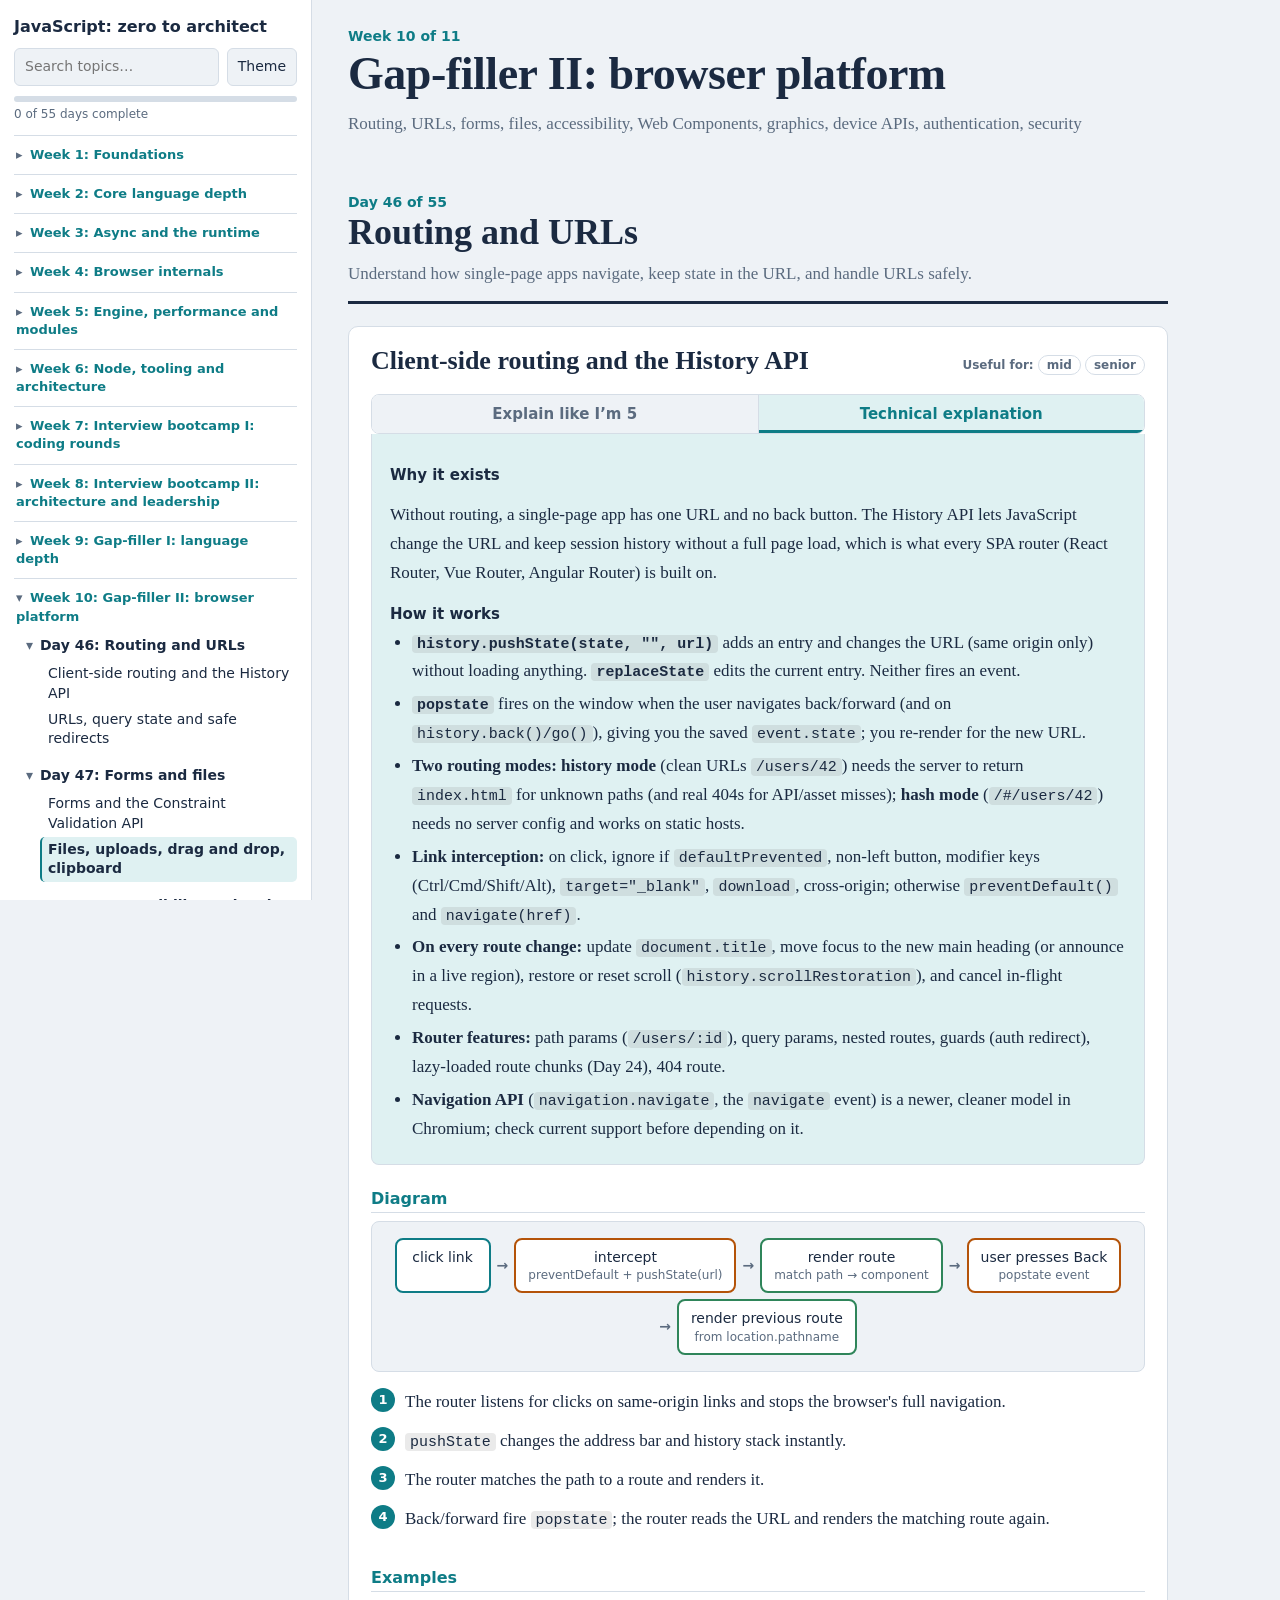
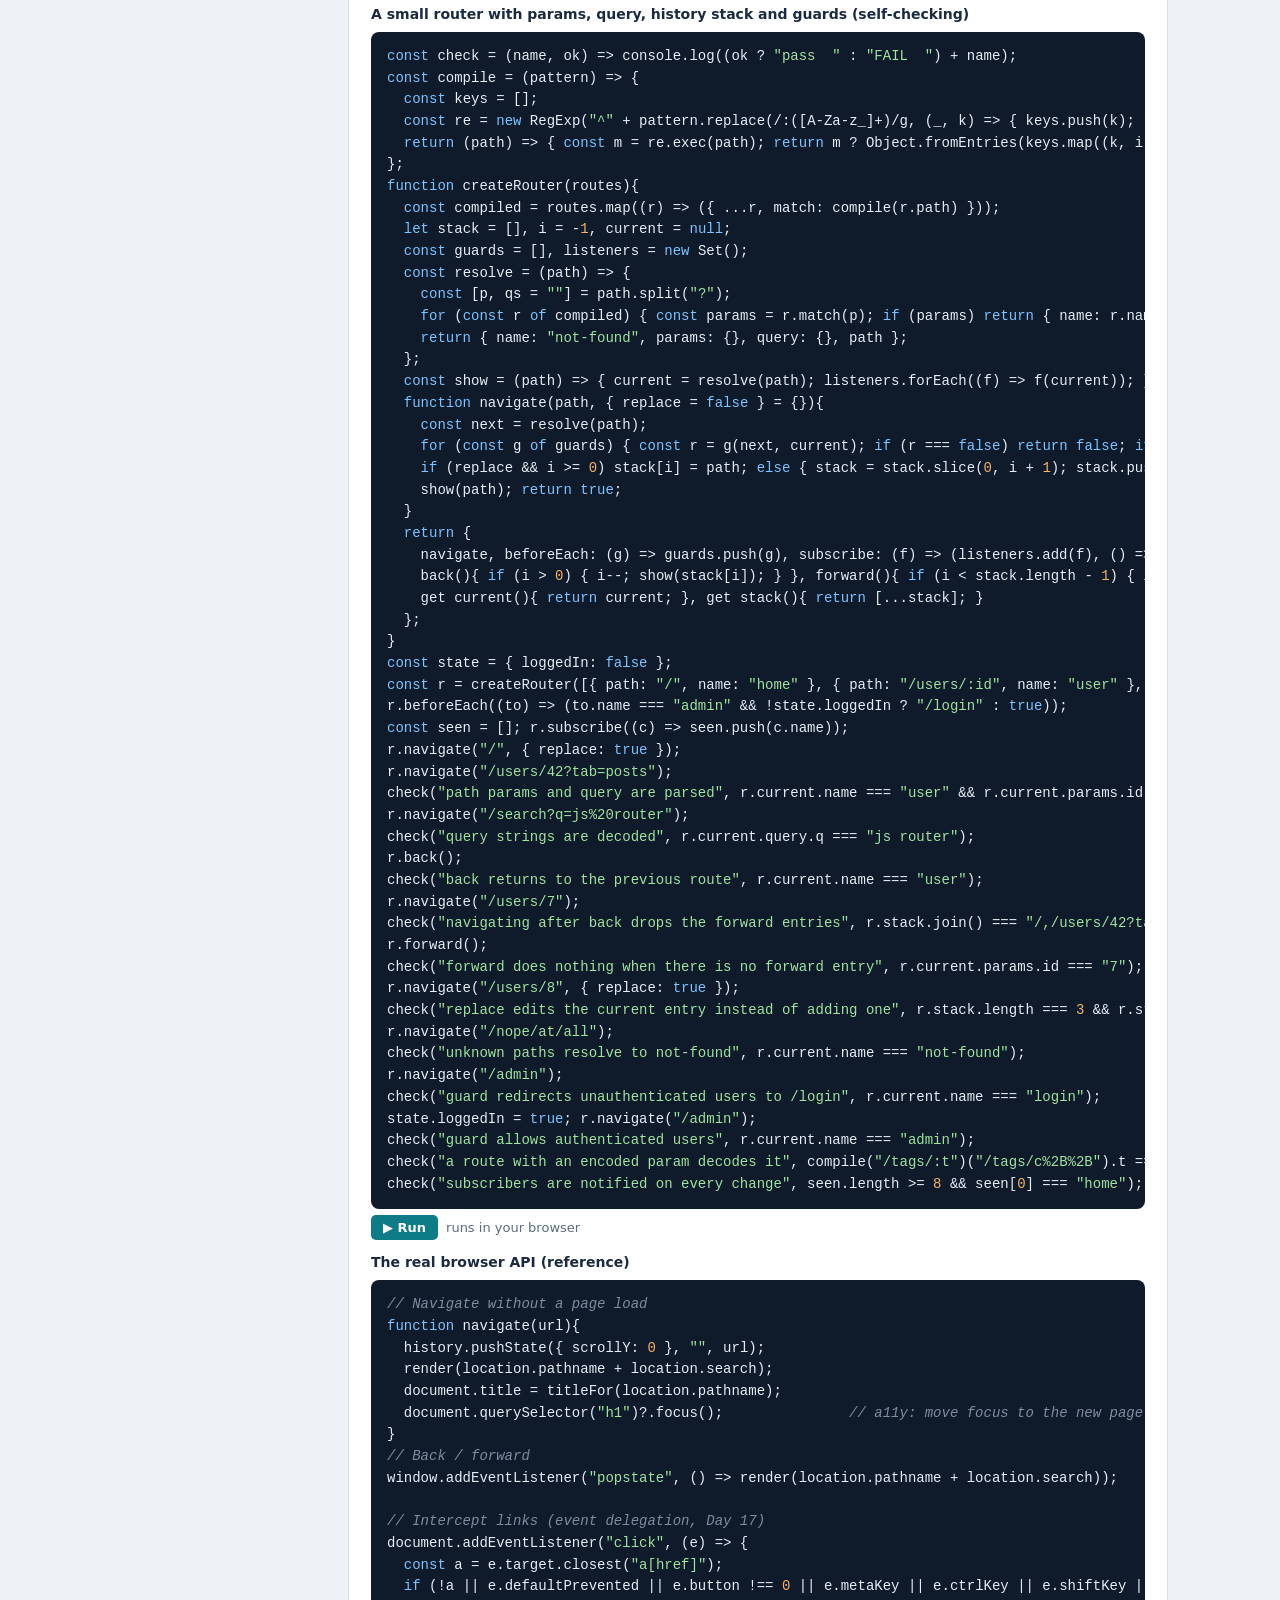
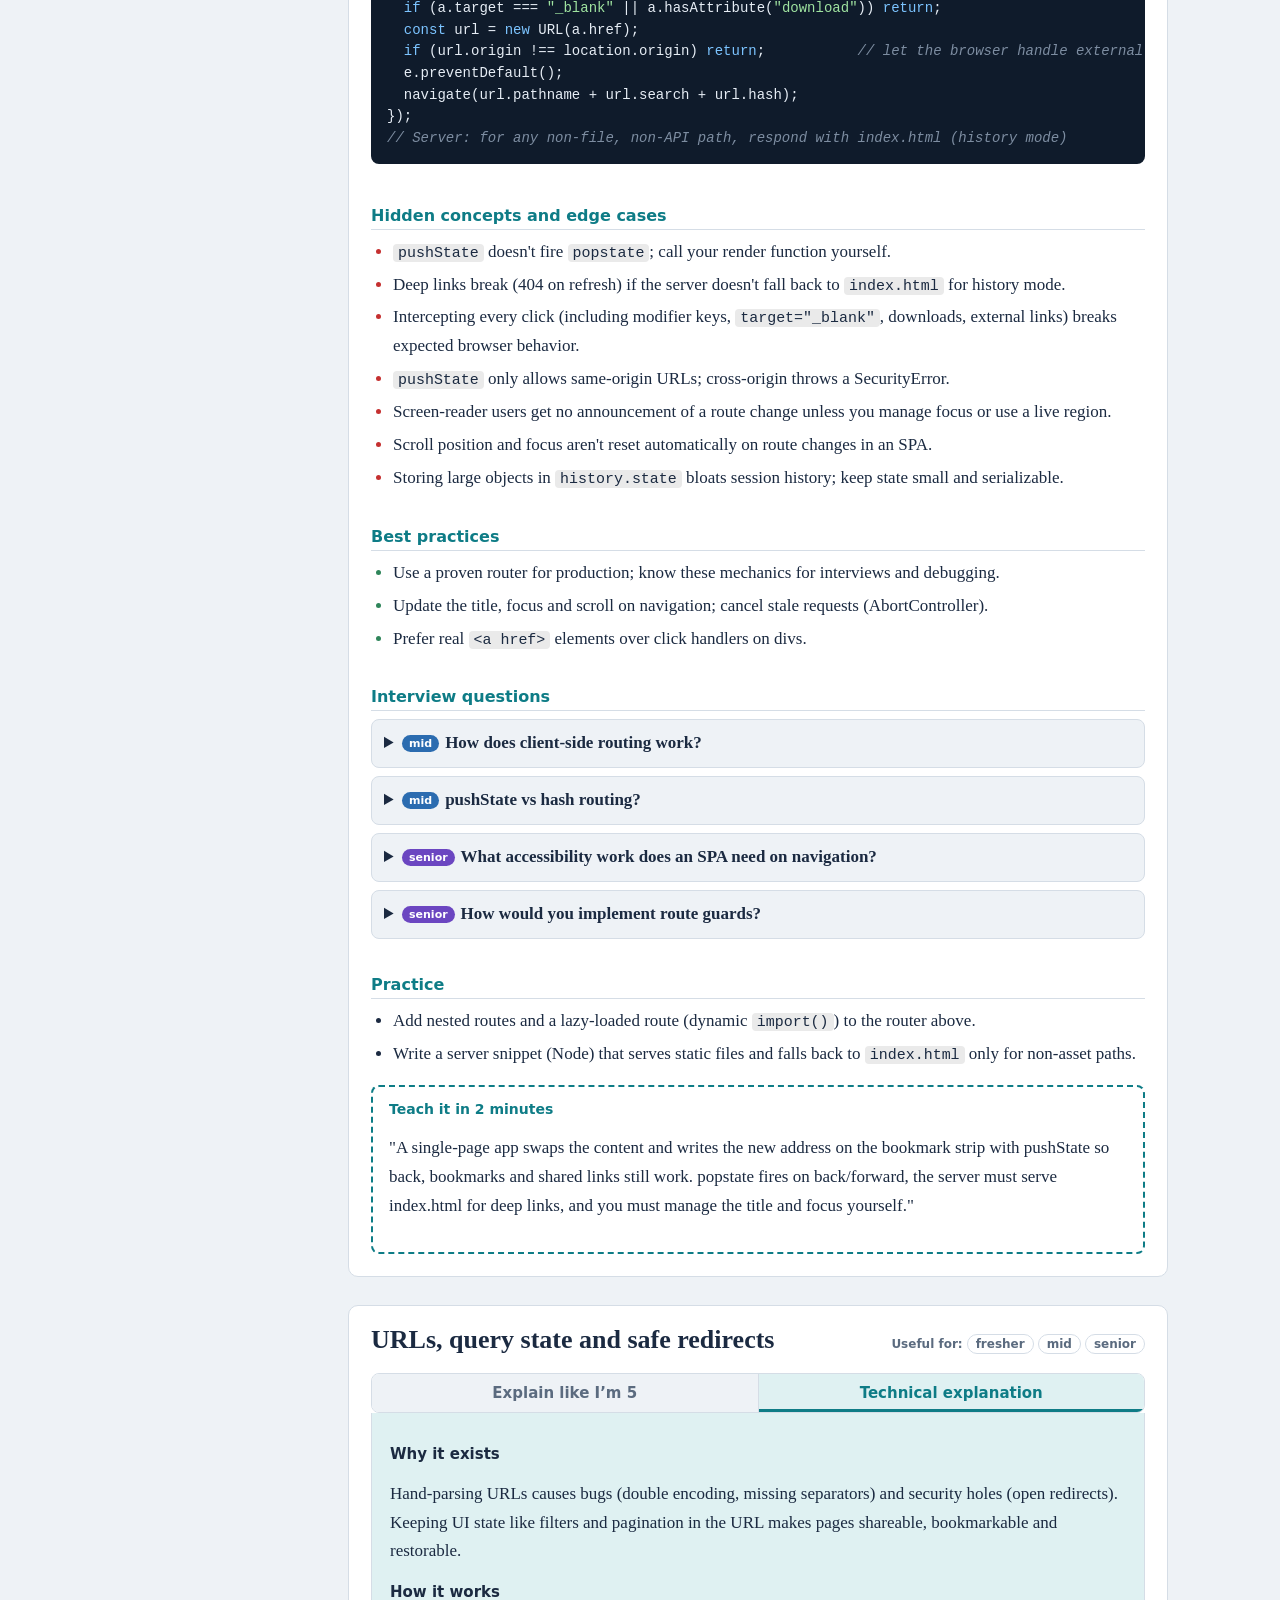
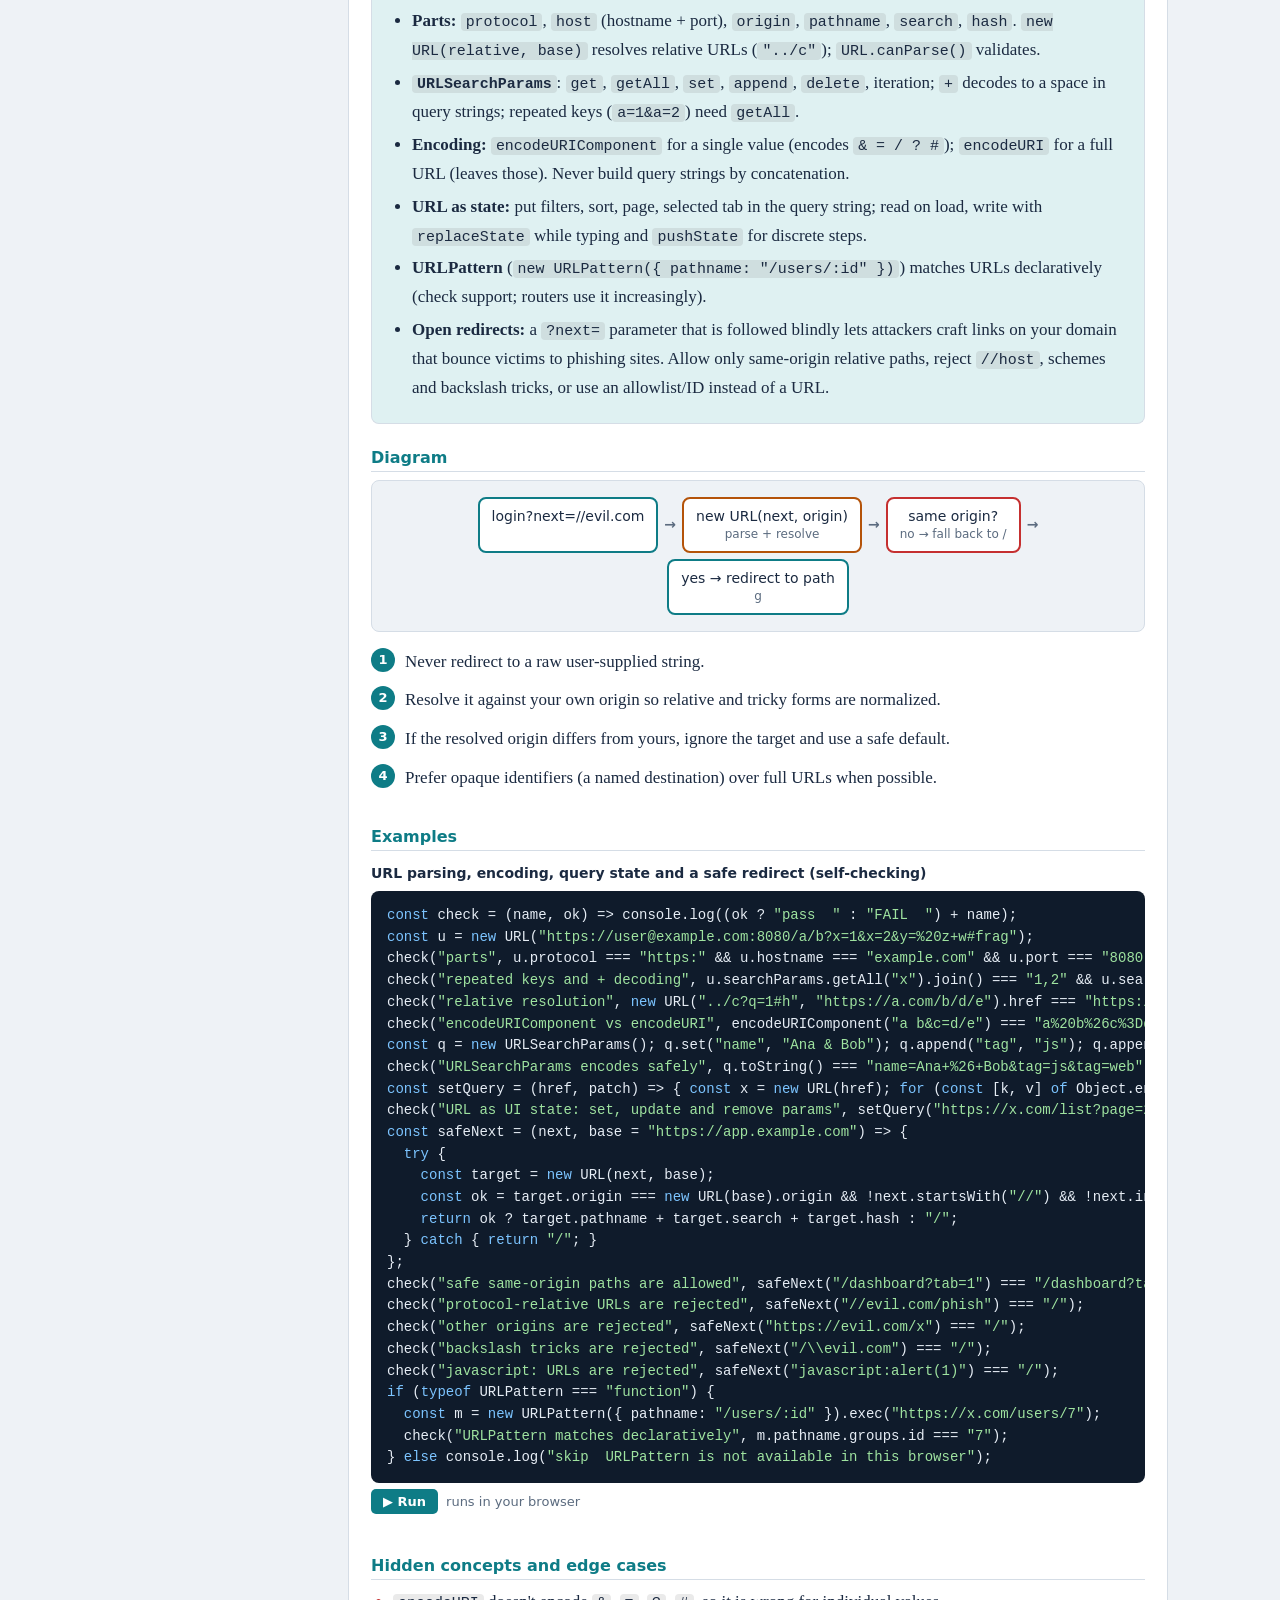
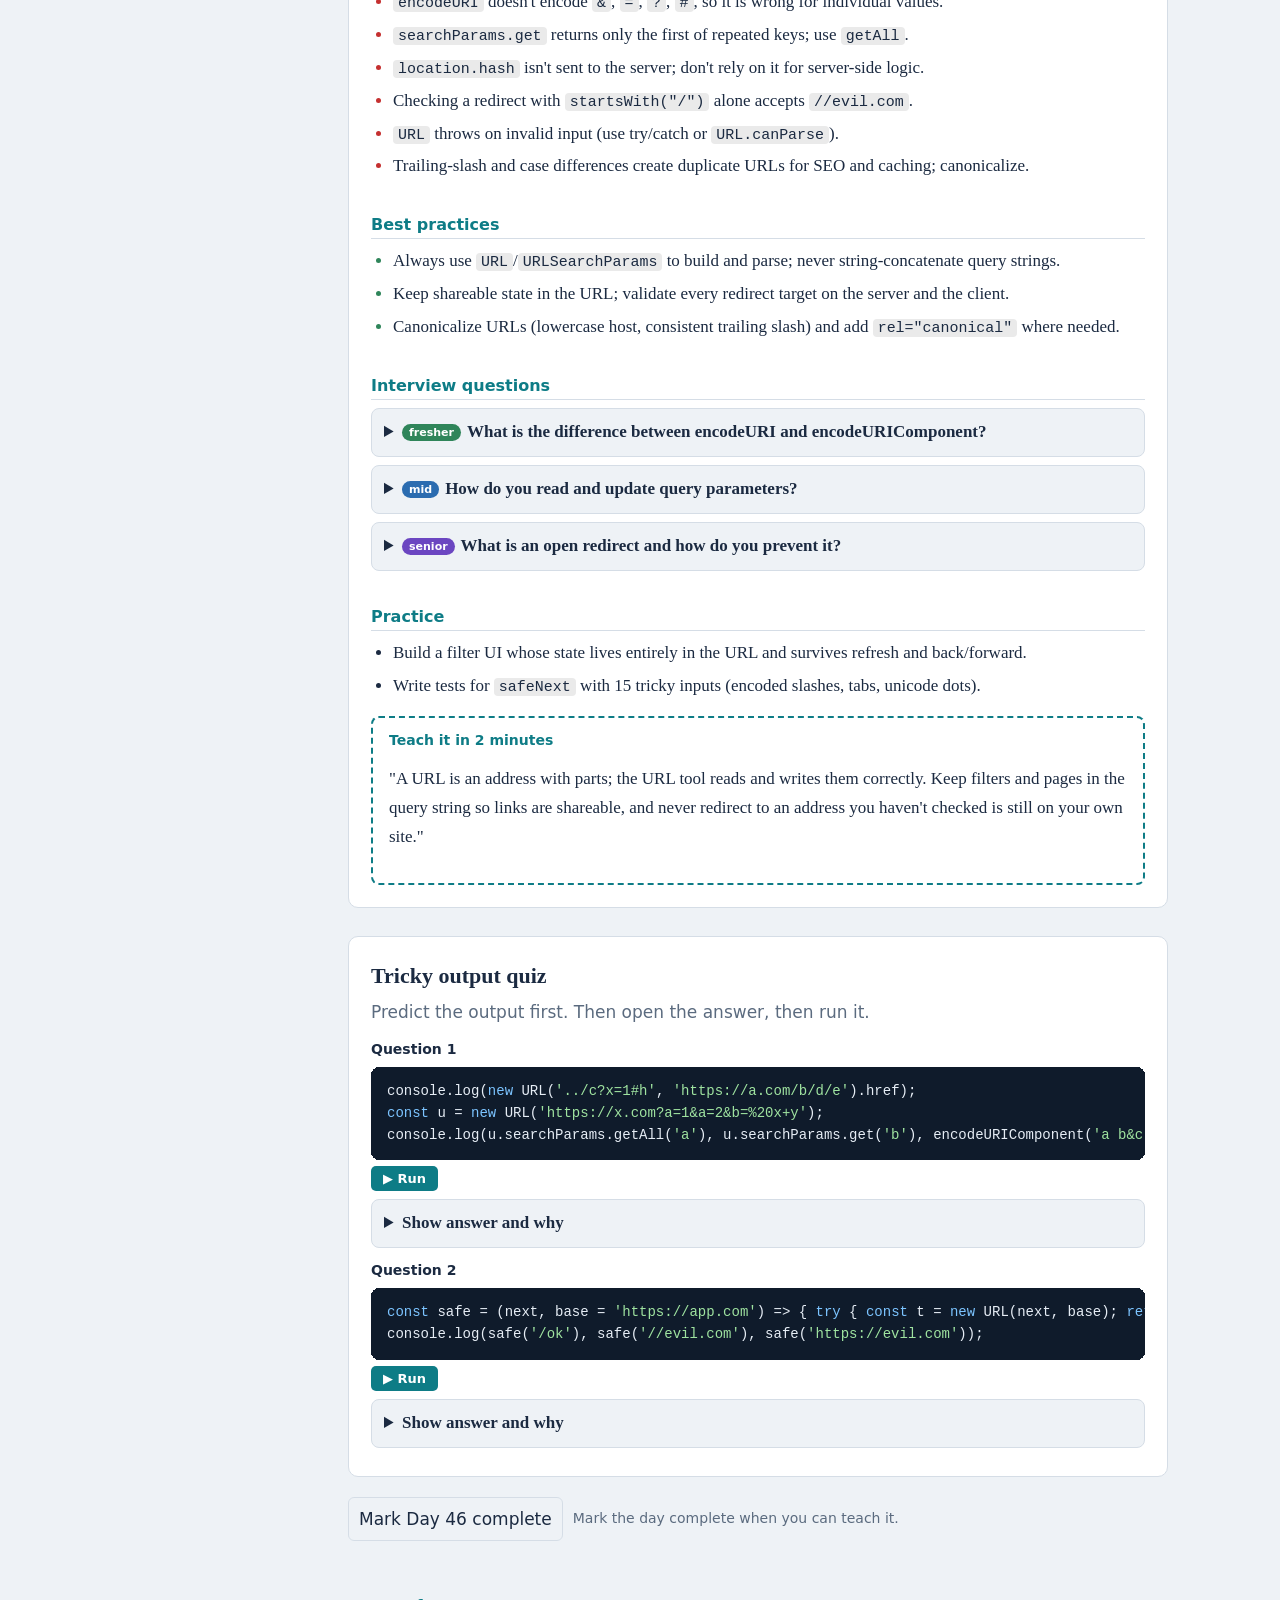
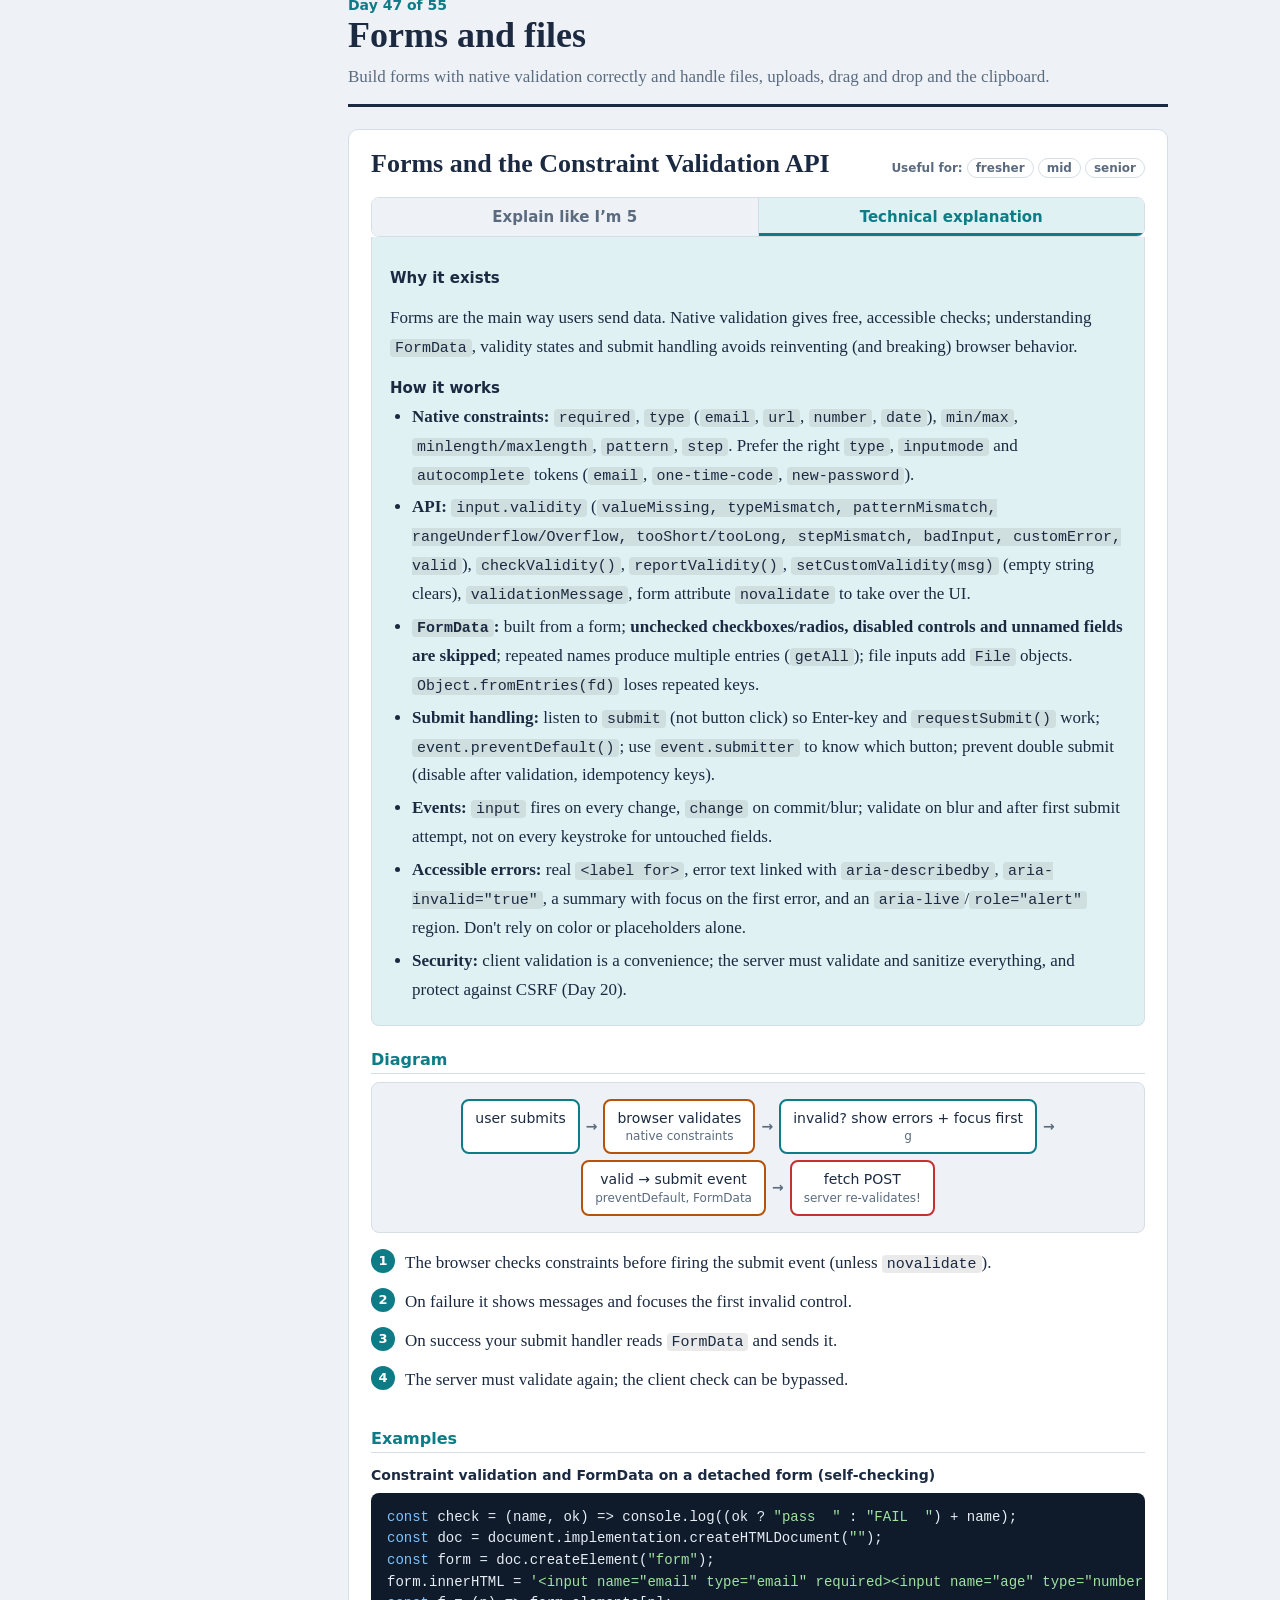
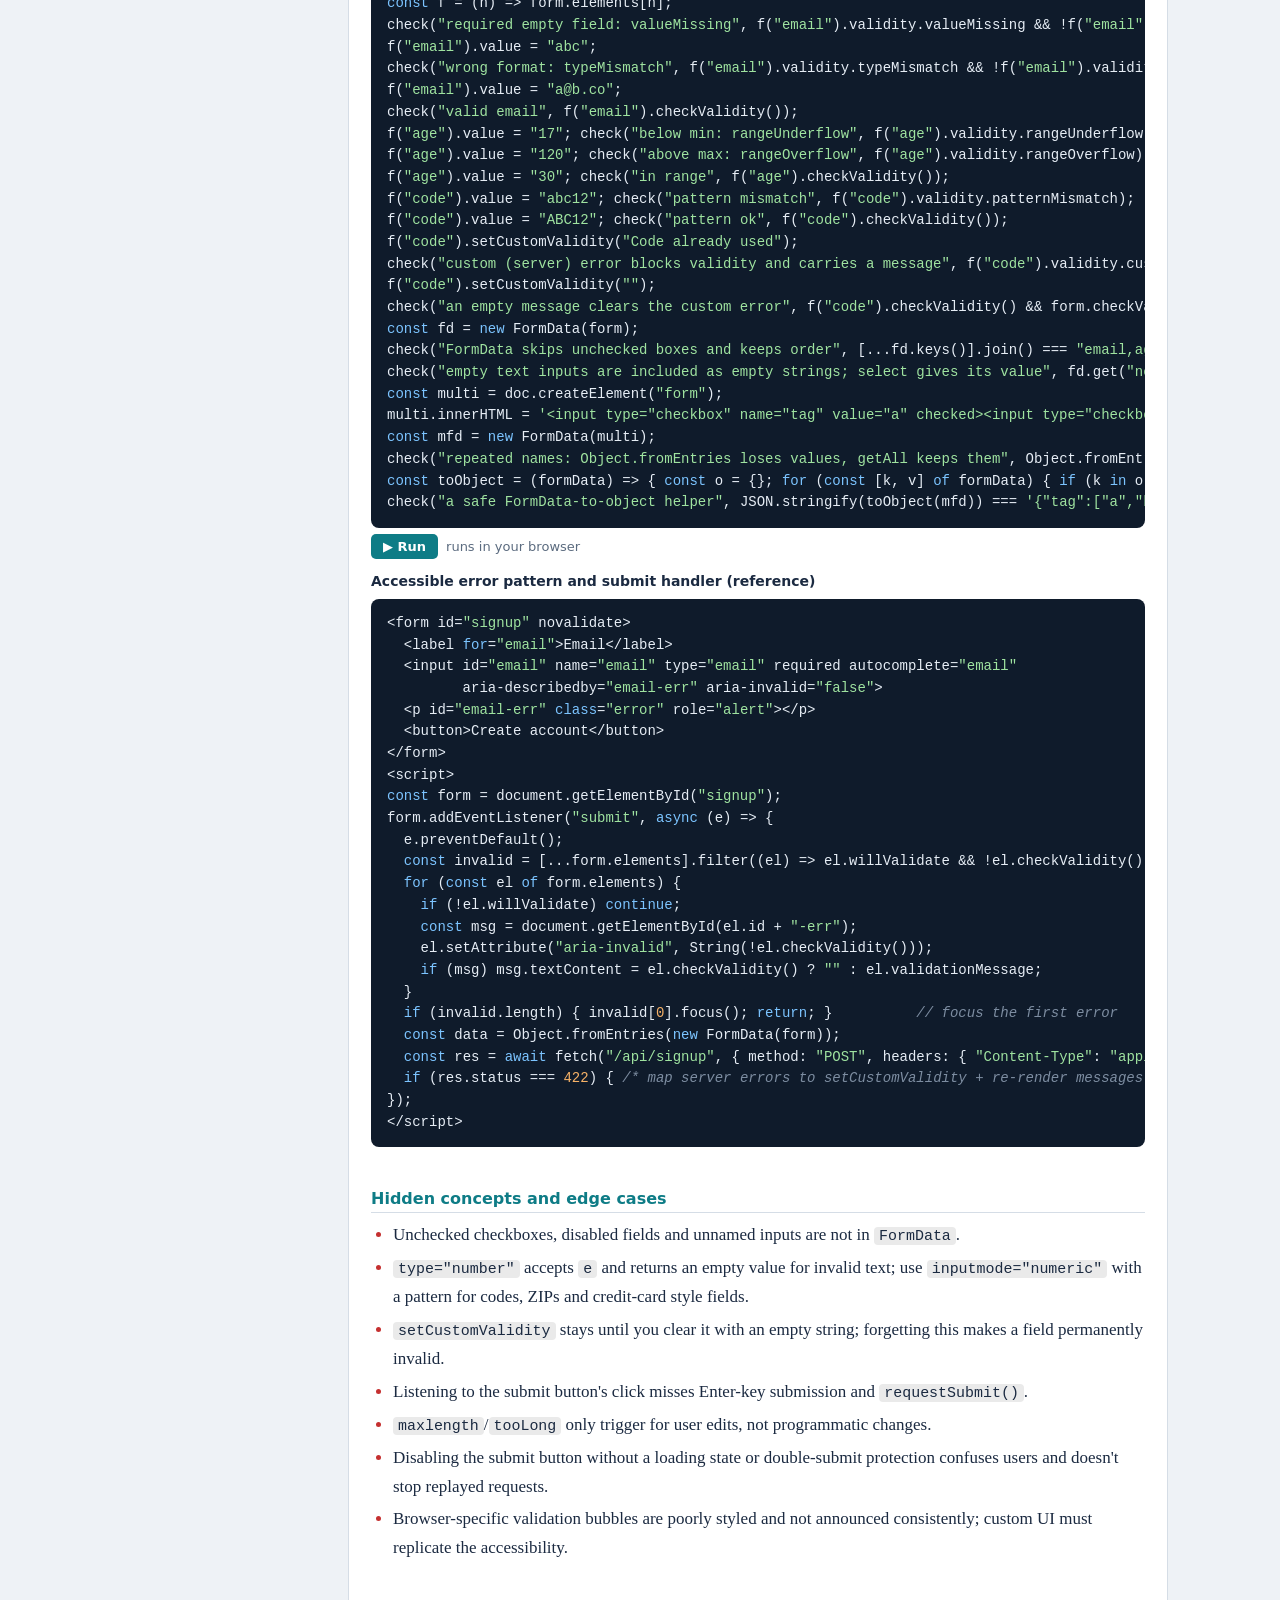
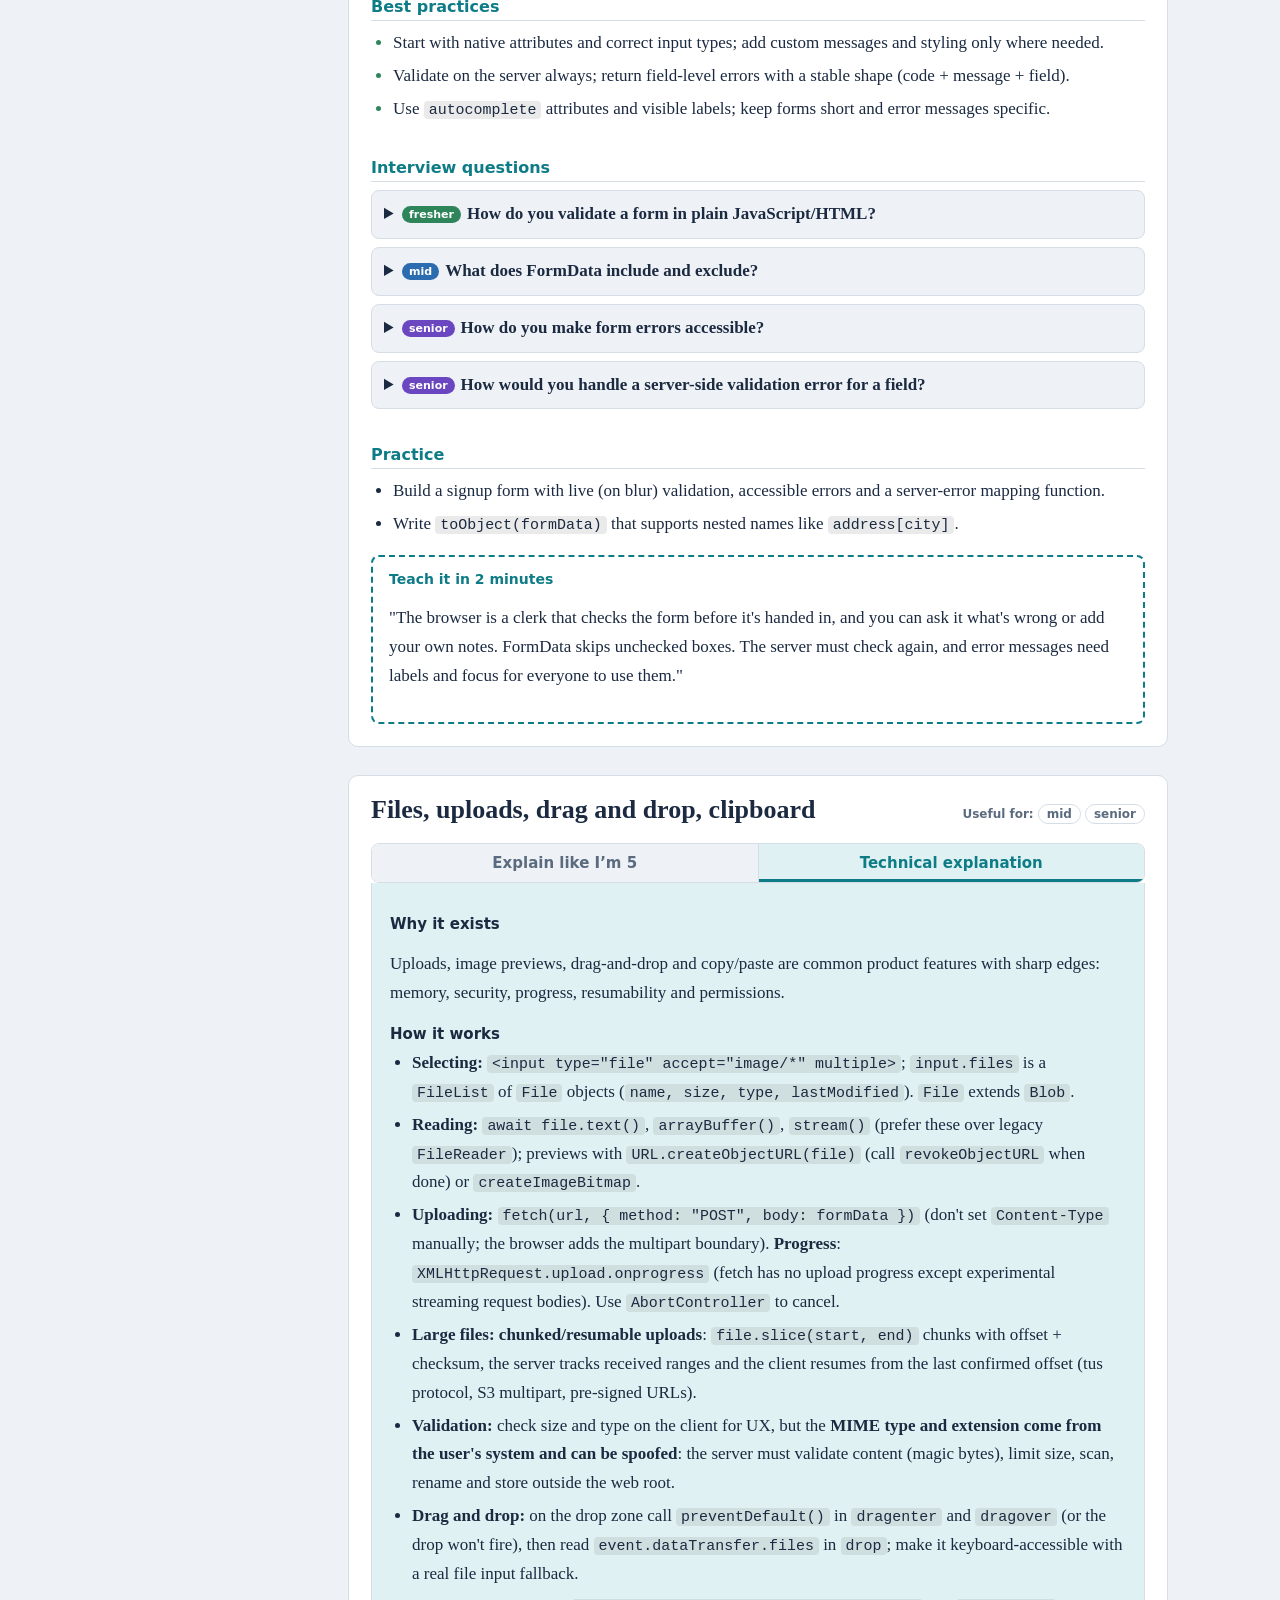
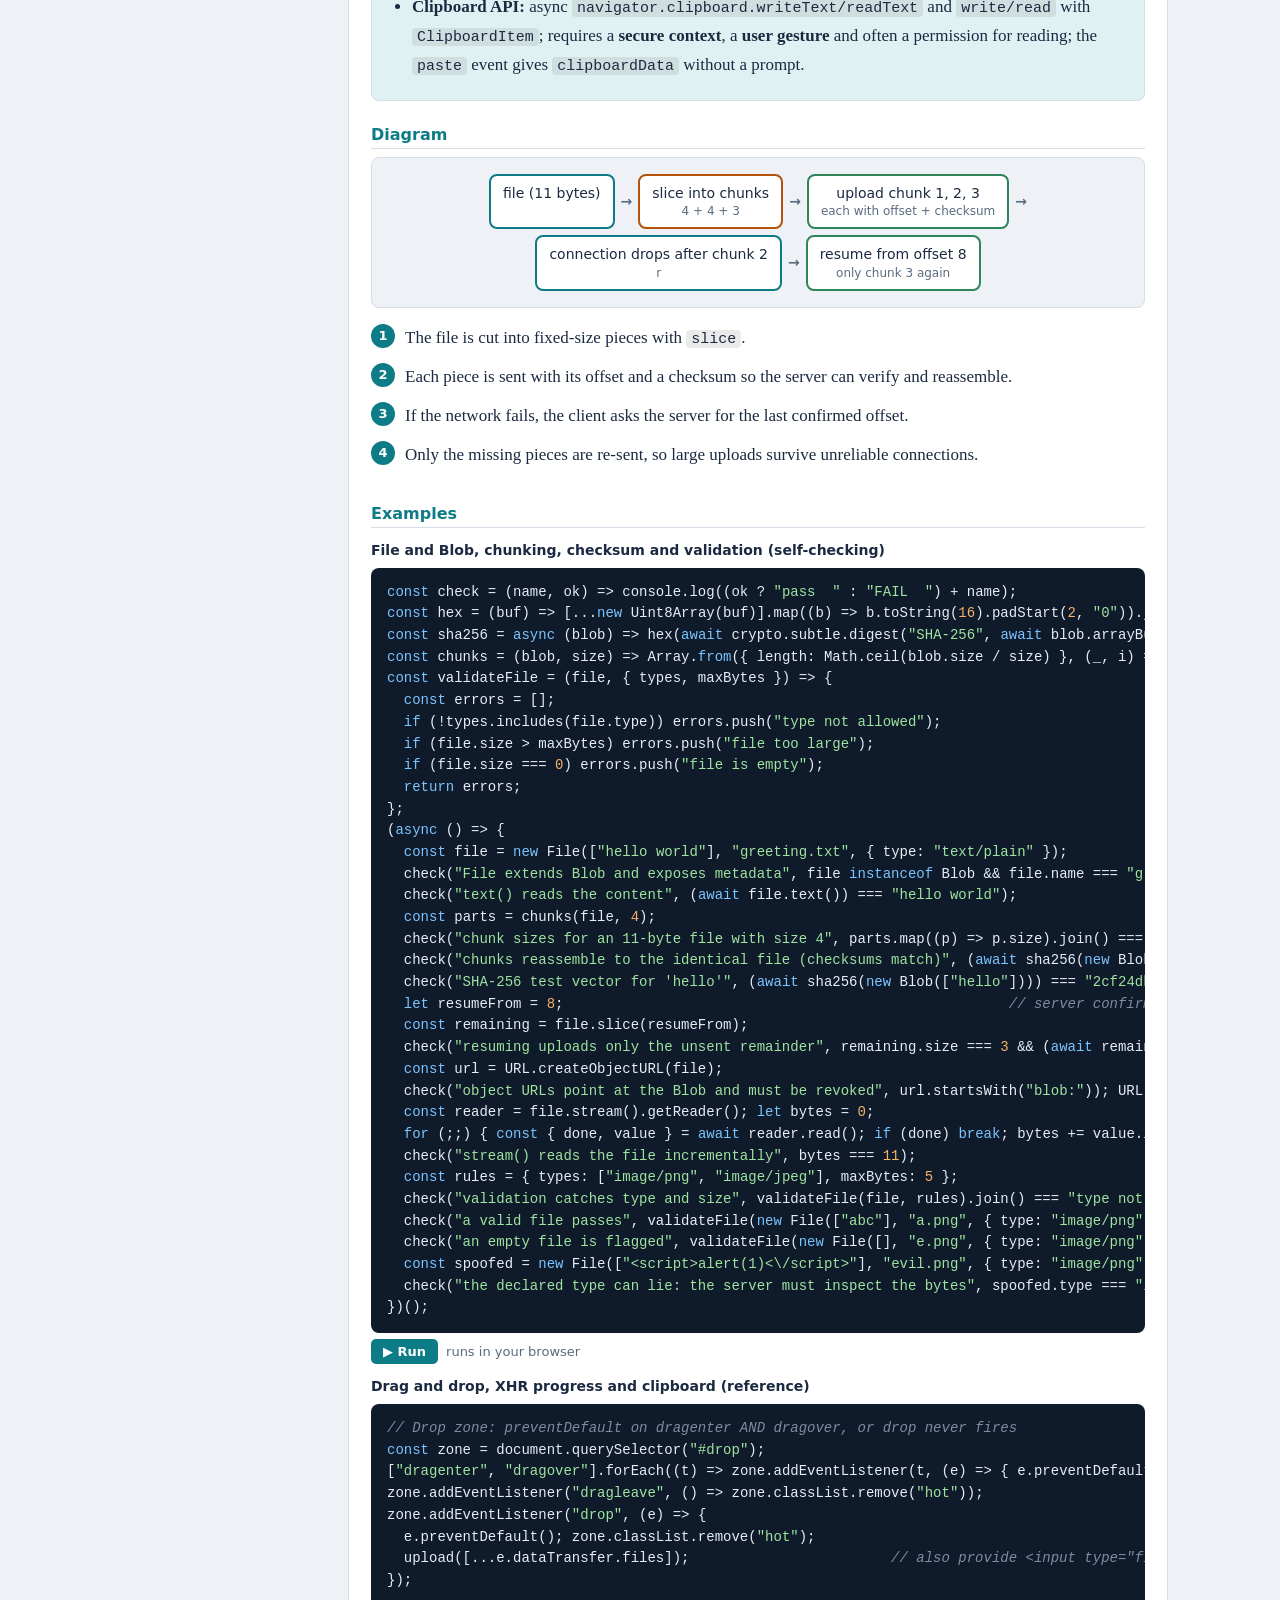
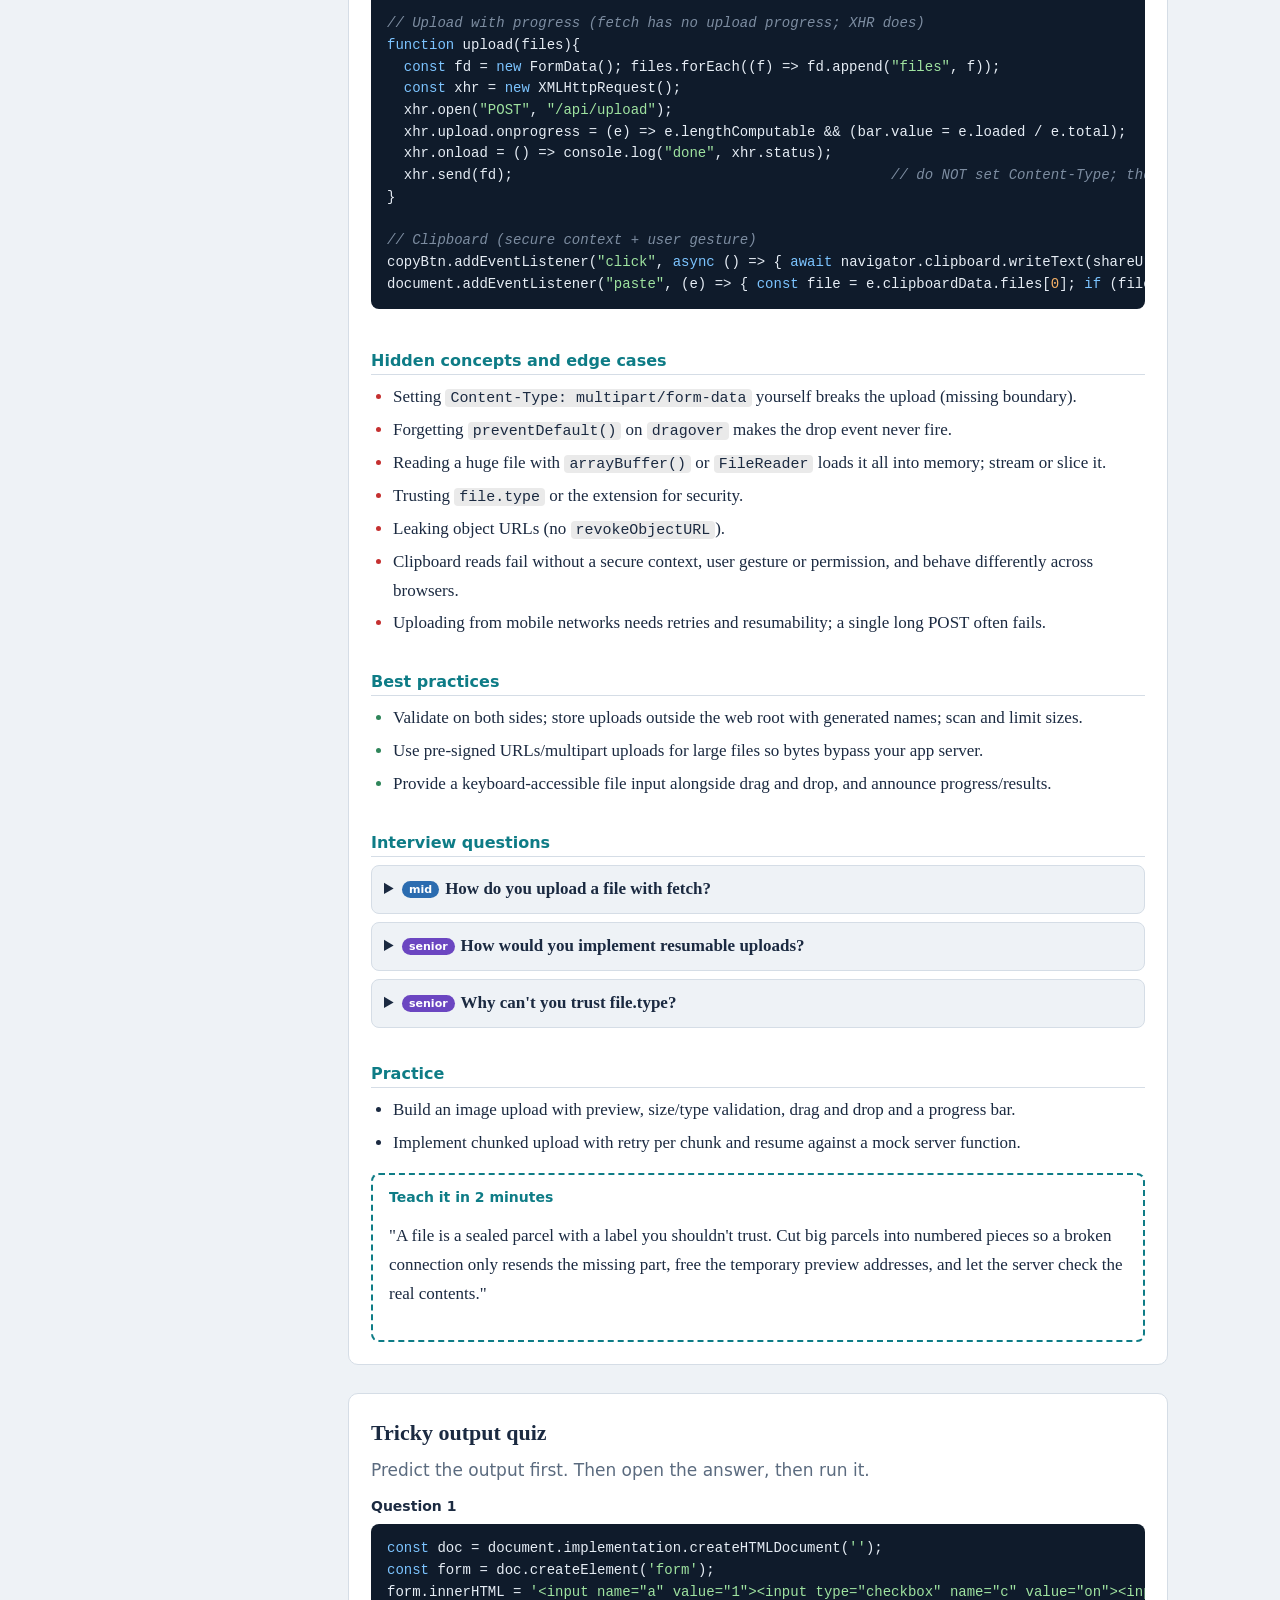
<file: js-course/week10.html>
<!DOCTYPE html>
<html lang="en"><head><meta charset="utf-8"><meta name="viewport" content="width=device-width,initial-scale=1">
<title>Week 10: Gap-filler II | JavaScript Zero to Architect</title><style>
:root{--bg:#eef2f6;--card:#fff;--ink:#1b2a41;--muted:#5b6b7f;--line:#d5dde6;--accent:#0e7c86;--accent-soft:#dff1f2;--warm:#b45309;--warm-soft:#fdf0dc;--code:#0f1b2b;--code-ink:#e6edf5;--sbw:312px;--ok:#2f855a;--bad:#c53030}
[data-theme=dark]{--bg:#0e151d;--card:#16212d;--ink:#e6edf5;--muted:#93a4b8;--line:#263445;--accent:#4fd1c5;--accent-soft:#12303a;--warm:#f6ad55;--warm-soft:#33260f;--code:#0a1119;--code-ink:#dbe6f2}
*{box-sizing:border-box}html{scroll-behavior:smooth;scroll-padding-top:16px}
body{margin:0;background:var(--bg);color:var(--ink);font:17px/1.7 Charter,"Iowan Old Style",Georgia,serif}
a{color:var(--accent)}code,pre,kbd{font-family:ui-monospace,SFMono-Regular,Menlo,Consolas,monospace}
:focus-visible{outline:3px solid var(--accent);outline-offset:2px}
.ui{font-family:system-ui,-apple-system,"Segoe UI",Roboto,sans-serif}
#sidebar{position:fixed;inset:0 auto 0 0;width:var(--sbw);background:var(--card);border-right:1px solid var(--line);overflow-y:auto;padding:16px 14px 40px;font-family:system-ui,-apple-system,"Segoe UI",sans-serif;font-size:14px;line-height:1.4;z-index:20;transition:transform .2s}
#sidebar .brand{display:block;font-weight:700;font-size:16px;color:var(--ink);text-decoration:none;margin-bottom:10px}
#sidebar .tools{display:flex;gap:8px;margin-bottom:10px}
#search{flex:1;padding:8px 10px;border:1px solid var(--line);border-radius:6px;background:var(--bg);color:var(--ink);font:inherit}
.btn{border:1px solid var(--line);background:var(--bg);color:var(--ink);border-radius:6px;padding:7px 10px;font:inherit;cursor:pointer}
.btn:hover{border-color:var(--accent)}
.prog{height:6px;background:var(--line);border-radius:3px;overflow:hidden;margin:4px 0 4px}.prog i{display:block;height:100%;background:var(--accent);width:0}
.proglabel{color:var(--muted);font-size:12px;margin-bottom:12px}
#sidebar details{border-top:1px solid var(--line);padding:6px 0}
#sidebar summary{cursor:pointer;font-weight:700;padding:4px 2px;list-style:none}
#sidebar summary::-webkit-details-marker{display:none}
#sidebar summary:before{content:"▸";display:inline-block;width:14px;color:var(--muted)}
#sidebar details[open]>summary:before{content:"▾"}
#sidebar .wk>summary{font-size:13px;color:var(--accent)}
#sidebar .dy{margin-left:10px;border-top:0;padding:2px 0}
#sidebar .dy>summary{font-weight:600}
#sidebar ul{list-style:none;margin:2px 0 6px 16px;padding:0}
#sidebar li a{display:block;padding:3px 6px;border-radius:5px;color:var(--ink);text-decoration:none;border-left:2px solid transparent}
#sidebar li a:hover{background:var(--bg)}#sidebar li a.on{background:var(--accent-soft);border-left-color:var(--accent);font-weight:600}
#sidebar .tick{color:var(--ok);margin-left:4px}
#sidebar .hide{display:none}
main{margin-left:var(--sbw);padding:28px 36px 90px;max-width:calc(var(--sbw) + 940px)}
.wrap{max-width:820px}
#menu{display:none;position:fixed;top:10px;left:10px;z-index:30}
.weekhead{margin:0 0 28px}.weekhead .kicker{font:600 14px system-ui,sans-serif;color:var(--accent)}
.weekhead h1{font-size:clamp(30px,4.2vw,46px);line-height:1.12;margin:4px 0 10px;letter-spacing:-.01em}
.weekhead p{color:var(--muted);margin:0}
.day{margin-top:56px}
.dayhead{border-bottom:3px solid var(--ink);padding-bottom:12px;margin-bottom:22px}
.dayhead .dn{font:700 14px system-ui,sans-serif;color:var(--accent)}
.dayhead h2{font-size:clamp(26px,3.2vw,36px);margin:2px 0 6px;line-height:1.15}
.dayhead .goal{margin:0;color:var(--muted)}
.topic{background:var(--card);border:1px solid var(--line);border-radius:10px;margin:0 0 28px;overflow:hidden}
.topic>header{padding:18px 22px 6px;display:flex;flex-wrap:wrap;gap:8px 14px;align-items:baseline;justify-content:space-between}
.topic h3{margin:0;font-size:26px;line-height:1.2}
.lvls{font:600 12px system-ui,sans-serif;color:var(--muted)}
.lvls b{display:inline-block;padding:2px 8px;border:1px solid var(--line);border-radius:99px;margin-left:4px;font-weight:600}
.tabs{display:flex;margin:12px 22px 0;border:1px solid var(--line);border-radius:8px;overflow:hidden;font-family:system-ui,sans-serif}
.tabs button{flex:1;padding:10px 12px;border:0;background:var(--bg);color:var(--muted);font:600 15px system-ui,sans-serif;cursor:pointer;border-right:1px solid var(--line)}
.tabs button:last-child{border-right:0}
.tabs button[aria-selected=true].t-eli{background:var(--warm-soft);color:var(--warm);box-shadow:inset 0 -3px 0 var(--warm)}
.tabs button[aria-selected=true].t-tech{background:var(--accent-soft);color:var(--accent);box-shadow:inset 0 -3px 0 var(--accent)}
.pane{margin:0 22px;padding:16px 18px;border:1px solid var(--line);border-top:0;border-radius:0 0 8px 8px}
.pane.p-eli{background:var(--warm-soft)}.pane.p-tech{background:var(--accent-soft)}
.pane[hidden]{display:none}.pane p:first-child{margin-top:0}.pane>*:last-child{margin-bottom:0}
.pane h5,.blk h4{font:700 15px system-ui,sans-serif;margin:16px 0 4px}
.blk{padding:6px 22px 4px}.blk h4{font-size:16px;margin:18px 0 8px;color:var(--accent);border-bottom:1px solid var(--line);padding-bottom:4px}
.blk:last-child{padding-bottom:18px}
code{background:rgba(127,127,127,.16);padding:1px 5px;border-radius:4px;font-size:.88em}
pre{margin:10px 0;background:var(--code);color:var(--code-ink);padding:14px 16px;border-radius:8px;overflow-x:auto;font-size:14px;line-height:1.55}
pre code{background:none;padding:0;font-size:inherit}
.k{color:#7cc4ff}.s{color:#9fe3a0}.c{color:#7d8da1;font-style:italic}.n{color:#f7b267}
.ex{margin:14px 0}.ex .et{font:600 14px system-ui,sans-serif;margin-bottom:2px}
.ex .bar{display:flex;gap:8px;align-items:center;margin:-4px 0 6px;font:13px system-ui,sans-serif}
.run{background:var(--accent);color:#fff;border:0;border-radius:5px;padding:5px 12px;font:600 13px system-ui,sans-serif;cursor:pointer}
[data-theme=dark] .run{color:#06222a}
.out{white-space:pre-wrap;background:#06101a;color:#b9f3c0;border-left:4px solid var(--ok);padding:10px 14px;border-radius:6px;font:13px/1.5 ui-monospace,Menlo,monospace;margin:4px 0 8px}
.out:empty,.out[hidden]{display:none}
ul.pts{margin:6px 0;padding-left:22px}ul.pts li{margin:4px 0}
.gotcha li::marker{color:var(--bad)}.best li::marker{color:var(--ok)}
.diagram{background:var(--bg);border:1px solid var(--line);border-radius:8px;padding:16px;overflow-x:auto;font-family:system-ui,sans-serif;font-size:14px}
.diagram svg{max-width:100%;height:auto;display:block;margin:0 auto}
.flow{display:flex;flex-wrap:wrap;align-items:stretch;gap:6px;justify-content:center}
.flow.v{flex-direction:column;align-items:center}
.fb{background:var(--card);border:2px solid var(--accent);border-radius:8px;padding:8px 12px;text-align:center;line-height:1.3;min-width:96px}
.fb small{display:block;color:var(--muted);font-size:12px;margin-top:2px}
.fb.w{border-color:var(--warm)}.fb.g{border-color:var(--ok)}.fb.r{border-color:var(--bad)}
.ar{align-self:center;color:var(--muted);font-weight:700}
.flow.v .ar{transform:rotate(90deg);line-height:1}
.lane{display:grid;grid-template-columns:repeat(auto-fit,minmax(150px,1fr));gap:10px}
.lane>div{background:var(--card);border:1px solid var(--line);border-radius:8px;padding:10px}
.lane h6{margin:0 0 6px;font-size:13px;color:var(--accent)}
.lane .it{background:var(--accent-soft);border-radius:4px;padding:3px 7px;margin:3px 0;font-size:13px}
.dsteps{counter-reset:s;list-style:none;padding:0;margin:12px 0 0}
.dsteps li{counter-increment:s;position:relative;padding:4px 0 4px 34px;margin:2px 0}
.dsteps li:before{content:counter(s);position:absolute;left:0;top:4px;width:24px;height:24px;border-radius:50%;background:var(--accent);color:#fff;font:700 13px/24px system-ui,sans-serif;text-align:center}
[data-theme=dark] .dsteps li:before{color:#06222a}
details.iq{border:1px solid var(--line);border-radius:8px;margin:8px 0;background:var(--bg)}
details.iq summary{cursor:pointer;padding:9px 12px;font-weight:600}
details.iq .ans{padding:2px 14px 12px;border-top:1px solid var(--line)}
.badge{display:inline-block;font:700 11px system-ui,sans-serif;padding:2px 7px;border-radius:99px;margin-right:6px;vertical-align:1px;color:#fff}
.b-fresher{background:#2f855a}.b-mid{background:#2b6cb0}.b-senior{background:#6b46c1}.b-lead{background:#b7791f}.b-architect{background:#c53030}
.teach{margin:6px 22px 22px;padding:14px 16px;border:2px dashed var(--accent);border-radius:8px;background:var(--card)}
.teach b.h{font:700 14px system-ui,sans-serif;color:var(--accent);display:block;margin-bottom:4px}
.quiz{background:var(--card);border:1px solid var(--line);border-radius:10px;padding:6px 22px 14px;margin:0 0 20px}
.quiz h3{margin:14px 0 4px;font-size:22px}
.daydone{margin:14px 0 0;display:flex;gap:10px;align-items:center;font-family:system-ui,sans-serif}
.rev{background:var(--card);border:2px solid var(--ink);border-radius:10px;padding:8px 24px 16px;margin-top:56px}
.rev h2{margin:12px 0 4px}
.pager{display:flex;justify-content:space-between;margin-top:40px;font-family:system-ui,sans-serif}
.pager a{padding:10px 16px;border:1px solid var(--line);border-radius:8px;background:var(--card);text-decoration:none;font-weight:600}
#top{position:fixed;right:18px;bottom:18px;width:44px;height:44px;border-radius:50%;background:var(--accent);color:#fff;border:0;font-size:20px;cursor:pointer;display:none;z-index:15}
[data-theme=dark] #top{color:#06222a}
table{border-collapse:collapse;width:100%;font:14px/1.5 system-ui,sans-serif;margin:10px 0;display:block;overflow-x:auto}
th,td{border:1px solid var(--line);padding:6px 10px;text-align:left;vertical-align:top}th{background:var(--bg)}
/* index */
.hero{padding:34px 0 10px}.hero h1{font-size:clamp(36px,6vw,64px);line-height:1.05;margin:0 0 14px;letter-spacing:-.02em}
.hero p{font-size:19px;max-width:640px;color:var(--muted)}
.cta{display:inline-block;margin:6px 10px 6px 0;padding:11px 20px;border-radius:8px;font:700 15px system-ui,sans-serif;text-decoration:none;background:var(--accent);color:#fff}
[data-theme=dark] .cta{color:#06222a}.cta.alt{background:transparent;color:var(--ink);border:1px solid var(--line)}
.wkgrid{display:grid;gap:18px;margin:22px 0}
.wkcard{background:var(--card);border:1px solid var(--line);border-radius:10px;padding:14px 20px}
.wkcard h3{margin:0 0 2px}.wkcard .sub{color:var(--muted);font:14px system-ui,sans-serif;margin-bottom:8px}
.wkcard .dd{margin:8px 0;font-family:system-ui,sans-serif;font-size:15px}
.wkcard .dd b a{color:var(--ink);text-decoration:none}.wkcard .dd span a{font-size:13px;margin-right:10px}
@media(max-width:900px){#sidebar{transform:translateX(-105%)}body.nav #sidebar{transform:none;box-shadow:0 0 40px rgba(0,0,0,.4)}main{margin-left:0;padding:60px 16px 80px}#menu{display:block}.tabs{margin-left:12px;margin-right:12px}.pane,.teach{margin-left:12px;margin-right:12px}.blk{padding-left:12px;padding-right:12px}}
@media(prefers-reduced-motion:reduce){html{scroll-behavior:auto}#sidebar{transition:none}}
@media print{#sidebar,#menu,#top,.run,.tabs,.daydone,.pager{display:none!important}main{margin:0;padding:0}.pane[hidden]{display:block!important}.topic{break-inside:avoid-page}details>*{display:block!important}.out{display:none}body{background:#fff;color:#000;font-size:12px}}
/* layout fixes: sidebar overflow, menu button overlap */
#sidebar{overflow-x:hidden}
#search{min-width:0;width:0}
#sidebar .tools .btn{flex:none}
#menu{font-family:system-ui,-apple-system,"Segoe UI",sans-serif;background:var(--card);box-shadow:0 2px 8px rgba(0,0,0,.18)}
@media(max-width:900px){html{scroll-padding-top:68px}#sidebar{padding-top:60px}}

</style></head>
<body><button id="menu" class="btn ui" aria-label="Open menu">☰ Menu</button><nav id="sidebar" aria-label="Course navigation"></nav><main></main><button id="top" aria-label="Back to top">↑</button>
<script>
window.COURSE=[
{w:1,file:"week1.html",title:"Foundations",sub:"From zero: how JS runs, values, coercion, functions, scope, this, strings, arrays, objects",days:[
{n:1,t:"Getting started: values and variables",tp:[["d1-intro","What JavaScript is and how it runs","history engine console script strict"],["d1-vars","Variables: var, let, const","declare hoist block"],["d1-types","Data types and typeof","primitive object null undefined bigint symbol"]]},
{n:2,t:"Numbers, coercion and control flow",tp:[["d2-numbers","Numbers, operators and floating point","float bigint nan infinity math"],["d2-coercion","Type coercion and equality","== === truthy falsy toprimitive"],["d2-control","Control flow and loops","if switch for while break label"]]},
{n:3,t:"Functions, scope and hoisting",tp:[["d3-functions","Functions in depth","arrow default rest arguments iife"],["d3-scope","Scope and the scope chain","lexical block global"],["d3-hoisting","Hoisting and the temporal dead zone","tdz var let"]]},
{n:4,t:"this, strings and regular expressions",tp:[["d4-this","The this keyword","bind call apply arrow"],["d4-strings","Strings, Unicode and template literals","utf-16 emoji intl segmenter"],["d4-regex","Regular expressions","regexp escape named groups"]]},
{n:5,t:"Arrays, objects, collections and dates",tp:[["d5-arrays","Arrays and their methods","map filter reduce sort holes toSorted"],["d5-objects","Objects, property order and copying","spread freeze groupBy"],["d5-collections","Map, Set, WeakMap and WeakSet","set methods union"],["d5-dates","Dates and Temporal","date timezone temporal"]]}]},
{w:2,file:"week2.html",title:"Core language depth",sub:"Closures, prototypes, classes, iterators, generators, Proxy, immutability",days:[
{n:6,t:"Closures",tp:[["d6-closures","Closures","lexical environment loop"],["d6-closure-uses","Closure patterns: once, memoize, modules","private state"]]},
{n:7,t:"Prototypes",tp:[["d7-prototypes","The prototype chain","__proto__ inheritance"],["d7-new","new, constructors and Object.create","constructor"]]},
{n:8,t:"Classes",tp:[["d8-classes","Classes","extends super"],["d8-private","Private fields, static blocks and accessors","# getter setter decorators"]]},
{n:9,t:"Iterators and generators",tp:[["d9-iterators","Iterators and iterables","symbol.iterator for of"],["d9-generators","Generators","yield"],["d9-helpers","Iterator helpers (ES2025/26)","lazy take drop"]]},
{n:10,t:"Destructuring, Proxy and immutability",tp:[["d10-destructuring","Destructuring, spread and rest","default"],["d10-symbol","Symbols, Proxy and Reflect","metaprogramming"],["d10-immutable","Immutability, structuredClone and using","freeze dispose"]]}]},
{w:3,file:"week3.html",title:"Async and the runtime",sub:"Callbacks, Promises, async/await, the event loop, workers, streams, errors",days:[
{n:11,t:"Callbacks and Promises",tp:[["d11-callbacks","Callbacks and the problem they solve","callback hell"],["d11-promises","Promises","then catch finally"]]},
{n:12,t:"async/await and patterns",tp:[["d12-async","async and await","try catch"],["d12-combinators","Promise combinators and async patterns","all allSettled any race pool retry"]]},
{n:13,t:"The event loop",tp:[["d13-eventloop","The event loop","call stack queue"],["d13-puzzles","Microtasks vs macrotasks: output puzzles","queueMicrotask"]]},
{n:14,t:"Timers and workers",tp:[["d14-timers","Timers and scheduling","setTimeout raf clamping"],["d14-workers","Web Workers and concurrency","postMessage transfer"]]},
{n:15,t:"Streams and errors",tp:[["d15-streams","Streams and AbortController","backpressure cancel"],["d15-errors","Error handling","unhandled rejection"]]}]},
{w:4,file:"week4.html",title:"Browser internals",sub:"DOM, events, rendering pipeline, storage, fetch and CORS, security",days:[
{n:16,t:"The DOM",tp:[["d16-dom","The DOM","tree node"],["d16-dom-ops","Working with the DOM efficiently","fragment"]]},
{n:17,t:"Events and observers",tp:[["d17-events","Event flow and delegation","capture bubble passive"],["d17-observers","Observers and custom events","intersection mutation resize"]]},
{n:18,t:"Rendering",tp:[["d18-pipeline","The browser rendering pipeline","parse style layout paint composite"],["d18-layout","Reflow, repaint and layout thrashing","forced reflow"]]},
{n:19,t:"Storage and the network",tp:[["d19-storage","Browser storage","localstorage indexeddb cookies quota"],["d19-fetch","fetch, HTTP and CORS","preflight"]]},
{n:20,t:"Security",tp:[["d20-xss","XSS, CSP and Trusted Types","innerhtml"],["d20-csrf","CSRF, cookies and auth storage","samesite"]]}]},
{w:5,file:"week5.html",title:"Engine, performance and modules",sub:"V8, garbage collection, leaks, Web Vitals, bundling, ES modules",days:[
{n:21,t:"Inside V8",tp:[["d21-v8","How V8 runs your code","ignition turbofan jit"],["d21-shapes","Hidden classes and inline caches","maps deopt"]]},
{n:22,t:"Memory",tp:[["d22-gc","Garbage collection","orinoco scavenger"],["d22-leaks","Memory leaks and how to find them","heap snapshot"]]},
{n:23,t:"Performance",tp:[["d23-vitals","Core Web Vitals and profiling","lcp inp cls"],["d23-patterns","Performance patterns: debounce, throttle, virtualization",""]]},
{n:24,t:"Bundling and loading",tp:[["d24-bundling","Bundling and tree-shaking","vite rolldown"],["d24-loading","Script loading and code splitting","async defer"]]},
{n:25,t:"Modules",tp:[["d25-esm","ES modules vs CommonJS","import require"],["d25-interop","Interop, dynamic import and import attributes","json modules"]]}]},
{w:6,file:"week6.html",title:"Node, tooling and architecture",sub:"Node.js, testing, patterns, state, rendering strategies, capstone",days:[
{n:26,t:"Node.js",tp:[["d26-node","Node.js essentials","fs path process"],["d26-nodeloop","The Node event loop","libuv nexttick setimmediate"]]},
{n:27,t:"Testing and tooling",tp:[["d27-testing","Testing JavaScript","vitest node:test mock"],["d27-tooling","Linting, formatting and TypeScript in context","eslint flat config"]]},
{n:28,t:"Patterns and state",tp:[["d28-patterns","Design patterns in JavaScript","observer factory singleton"],["d28-state","State management concepts","store immutable derived"]]},
{n:29,t:"Architecture",tp:[["d29-rendering","SSR, CSR, SSG, ISR and micro-frontends","hydration"],["d29-scale","Monorepos, API design and observability","pagination otel"]]},
{n:30,t:"Capstone",tp:[["d30-mock","Mock interview bank","fresher mid senior lead architect"],["d30-system","System design walkthrough","autocomplete"],["d30-cheat","Final cheat sheet","revision"]]}]},
{w:7,file:"week7.html",title:"Interview bootcamp I: coding rounds",sub:"Method, output puzzles, polyfills, async implementations, data structures, algorithms, UI machine coding",days:[
{n:31,t:"Interview method and output drills",tp:[["d31-method","The interview method: clarify, plan, code, test","big-o edge cases communication"],["d31-output","Output-prediction drills","hoisting this closure coercion event loop"]]},
{n:32,t:"Polyfills and utilities",tp:[["d32-fn-polyfills","Function polyfills: call, bind, curry, memoize, debounce","bind curry compose throttle"],["d32-data-polyfills","Data utilities: map, reduce, groupBy, deepEqual, get/set","flatten deep equal path"]]},
{n:33,t:"Async implementations",tp:[["d33-promise-impl","Implement a Promise and its combinators","thenable microtask all any"],["d33-async-utils","Async utilities: retry, timeout, limiter, dedupe","pool promisify"]]},
{n:34,t:"Classic classes and algorithm patterns",tp:[["d34-utilities","EventEmitter, LRU, rate limiter and Observable","token bucket pubsub"],["d34-dsa","Algorithm patterns in JavaScript","two pointers sliding window dp bfs"]]},
{n:35,t:"UI machine coding and DOM challenges",tp:[["d35-ui-widgets","Machine-coding rounds: widgets and accessibility","tabs aria keyboard autocomplete"],["d35-dom-challenges","DOM and virtual-DOM challenges","vdom diff delegation"]]}]},
{w:8,file:"week8.html",title:"Interview bootcamp II: architecture and leadership",sub:"System design toolkit, real-time, offline, performance cases, reliability, behavioral, trade-offs, final mock plan",days:[
{n:36,t:"Frontend system design toolkit",tp:[["d36-sd-toolkit","The design toolkit and back-of-envelope estimation","requirements capacity latency"],["d36-feed-chat","Design a news feed and a chat app","pagination optimistic websocket ordering"]]},
{n:37,t:"Real-time and offline systems",tp:[["d37-realtime","Real-time and collaborative systems","websocket sse crdt ot"],["d37-offline","Offline-first apps and PWAs","service worker cache outbox"]]},
{n:38,t:"Performance cases and reliability",tp:[["d38-perf-playbook","Performance playbook: why is the page slow?","triage lcp inp cls"],["d38-reliability","Reliability, security and safe rollout","feature flag canary circuit breaker"]]},
{n:39,t:"Leadership and decisions",tp:[["d39-behavioral","Behavioral and leadership interviews","star stories conflict"],["d39-decisions","Architecture decisions and trade-off debates","adr matrix monorepo"]]},
{n:40,t:"Final gauntlet",tp:[["d40-rapid-fire","Rapid-fire round: one-line answers","quick review"],["d40-final","Mock plan, rubric and day-before checklist","self assessment schedule"]]}]},
{w:9,file:"week9.html",title:"Gap-filler I: language depth",sub:"OOP and SOLID, functional programming, recursion, heaps, tries, graphs, binary data, Intl, debugging",days:[
{n:41,t:"Object-oriented programming",tp:[["d41-oop-pillars","OOP in JavaScript: the four pillars, composition and mixins","encapsulation inheritance polymorphism abstraction"],["d41-solid","SOLID in JavaScript and class-design exercises","parking lot dependency injection"]]},
{n:42,t:"Functional programming and recursion",tp:[["d42-fp","Functional programming in JavaScript","pure immutable compose maybe result"],["d42-recursion","Recursion, stack depth and trampolines","tail call memoization"]]},
{n:43,t:"Algorithms II",tp:[["d43-heap-trie","Heaps, priority queues and tries","min heap autocomplete median"],["d43-graphs","Graphs: BFS, DFS, topological sort, union-find, Dijkstra","shortest path islands"]]},
{n:44,t:"Binary data and internationalization",tp:[["d44-binary","Binary data: typed arrays, DataView, Blob and base64","arraybuffer endianness bitmask"],["d44-intl","Internationalization with Intl","locale plural currency timezone"]]},
{n:45,t:"Debugging",tp:[["d45-debug-tools","Debugging tools: DevTools, console and Node inspector","breakpoint logpoint source map"],["d45-debug-method","A debugging method: reproduce, minimize, bisect","delta debugging"]]}]},
{w:10,file:"week10.html",title:"Gap-filler II: browser platform",sub:"Routing, URLs, forms, files, accessibility, Web Components, graphics, device APIs, authentication, security",days:[
{n:46,t:"Routing and URLs",tp:[["d46-history-routing","Client-side routing and the History API","pushState popstate spa"],["d46-url-patterns","URLs, query state and safe redirects","urlsearchparams open redirect"]]},
{n:47,t:"Forms and files",tp:[["d47-forms-validation","Forms and the Constraint Validation API","formdata validity"],["d47-files-clipboard-dnd","Files, uploads, drag and drop, clipboard","blob file chunk upload"]]},
{n:48,t:"Accessibility and Web Components",tp:[["d48-a11y","Accessibility beyond widgets: WCAG, focus, contrast","screen reader aria live"],["d48-web-components","Web Components and Shadow DOM","custom elements slots"]]},
{n:49,t:"Graphics and device APIs",tp:[["d49-graphics-animation","Canvas, SVG and animation","canvas raf easing"],["d49-device-apis","Device and platform APIs and progressive enhancement","geolocation broadcastchannel locks"]]},
{n:50,t:"Authentication and security II",tp:[["d50-auth","Authentication: sessions, JWT, OAuth/PKCE, passwords","jwt oauth pkce pbkdf2"],["d50-web-security-extra","Security headers, SRI and supply chain","sri headers dependencies"]]}]},
{w:11,file:"week11.html",title:"Gap-filler III: backend, delivery and tools",sub:"Node APIs, streams, databases, caching, Git and CI, containers, WebAssembly, ASTs, final capstone",days:[
{n:51,t:"Node APIs and streams",tp:[["d51-node-http","Building an HTTP API in Node","router middleware rest"],["d51-node-streams-files","Streams, files and CLIs in Node","pipeline buffer gzip"]]},
{n:52,t:"Databases and caching",tp:[["d52-databases","Databases for JavaScript developers","sql index transaction n+1 injection"],["d52-caching","Caching layers and invalidation","cache-control etag stampede redis"]]},
{n:53,t:"Git, CI and deployment",tp:[["d53-git-ci","Git workflows and CI pipelines","rebase conventional commits semver"],["d53-containers-deploy","Containers, 12-factor and deployment","docker serverless graceful shutdown"]]},
{n:54,t:"Advanced runtime and tools",tp:[["d54-wasm-concurrency","WebAssembly, SharedArrayBuffer and Atomics","wasm memory atomics"],["d54-compilers-ast","How tools work: tokenizer, parser, AST","babel eslint pratt"]]},
{n:55,t:"Capstone II",tp:[["d55-integration","End-to-end blueprint: a feature through every layer","architecture checklist"],["d55-final-review","Final review: rapid-fire and updated study plan","self assessment"]]}]}
];
window.GLOSSARY=[
["Call stack","The structure that tracks which function is running and where to return. One stack per thread."],
["Closure","A function plus a live reference to the variables of the scope where it was created."],
["Coercion","Automatic or explicit conversion of a value from one type to another."],
["Event loop","The mechanism that takes tasks from queues and runs them one at a time on the call stack, draining microtasks between tasks."],
["Hoisting","Declarations are registered when a scope is created, before any line of that scope runs."],
["Hidden class (Map/shape)","V8's internal description of an object's property layout, shared by objects built the same way."],
["Inline cache","A per-call-site cache of the shapes seen, used to make property access fast."],
["Microtask","A small job (promise reaction, queueMicrotask) that runs as soon as the stack is empty, before the next task."],
["Prototype","The object another object delegates to when a property is not found on itself."],
["Reflow (layout)","Recomputing sizes and positions of elements."],
["Repaint","Redrawing pixels without recomputing layout."],
["Temporal dead zone","The span between entering a scope and the line that initializes a let, const or class binding. Access throws."],
["Tree-shaking","Removing unused exports from a bundle using static import/export analysis."],
["Hydration","Attaching JavaScript behavior to server-rendered HTML."],
["Backpressure","A consumer signalling a producer to slow down so memory does not grow without bound."],
["Origin","Scheme + host + port. The unit of the same-origin policy."],
["Preflight","An OPTIONS request the browser sends before a non-simple cross-origin request."],
["Structured clone","The browser algorithm for deep-copying values for postMessage, structuredClone and IndexedDB."],
["TDZ, ASI, IIFE","Temporal dead zone; automatic semicolon insertion; immediately invoked function expression."],
["ADR","Architecture Decision Record: a short document capturing a decision, its context, options and consequences."],
["CRDT","Conflict-free replicated data type: data that merges in any order and still converges."],
["Idempotent","An operation that can be repeated safely with the same final effect."],
["Hydration mismatch","Server and client render different HTML for the same component, causing errors or flicker."],
["PKCE","Proof Key for Code Exchange: a one-time secret that protects the OAuth authorization-code flow for public clients."],
["Idempotency key","A client-supplied id that makes a retried request safe to repeat."],
["Typed array","A fixed-type view over an ArrayBuffer (Uint8Array, Float32Array...) for binary data."],
["AST","Abstract syntax tree: the structured representation of source code that compilers and linters analyze."],
["INP","Interaction to Next Paint. The Core Web Vital for responsiveness. Good is 200 ms or less."]
];
window.LADDER=[
["Fresher","Days 1-5, 10-12","Types, coercion, scope, functions, this, arrays/objects, promises, DOM basics. Can predict output of small snippets and explain var/let/const. Interview prep: Days 31-32."],
["Mid-level","Days 6-9, 13-19","Closures, prototypes, classes, event loop, async patterns, events, storage, fetch. Can write polyfills (bind, debounce, Promise.all) and debug async order. Interview prep: Days 31-35."],
["Senior","Days 20-25","Security, V8 behavior, memory leaks, profiling, bundling, modules. Can diagnose a slow or leaking page and justify fixes with evidence. Interview prep: Days 33-38."],
["Lead","Days 26-28","Node internals, testing strategy, tooling, design patterns, state. Can set standards, review code and plan migrations. Interview prep: Days 38-39."],
["Architect","Days 29-30","Rendering strategies, micro-frontends, monorepos, API contracts, observability, budgets. Can choose, defend and de-risk system-level trade-offs. Interview prep: Days 36-40."]
];

</script><script>
(function(){
var $=function(s,r){return (r||document).querySelector(s)},$$=function(s,r){return Array.prototype.slice.call((r||document).querySelectorAll(s))};
function TOTAL(){return window.COURSE.reduce(function(a,w){return a+w.days.length},0)}
var esc=function(s){return String(s).replace(/&/g,'&amp;').replace(/</g,'&lt;').replace(/>/g,'&gt;')};
var RE=/(\/\/.*$)|(\/\*[\s\S]*?\*\/)|("(?:[^"\\\n]|\\.)*"|'(?:[^'\\\n]|\\.)*'|`(?:[^`\\]|\\.)*`)|\b(const|let|var|function|return|if|else|for|while|do|switch|case|break|continue|new|class|extends|super|this|typeof|instanceof|in|of|async|await|try|catch|finally|throw|import|export|from|default|yield|static|null|undefined|true|false|void|delete)\b|\b(\d[\d_]*(?:\.\d+)?n?)\b/gm;
function hl(code){return esc(code).replace(RE,function(m,a,b,s,k,n){return (a||b)?'<span class="c">'+m+'</span>':s?'<span class="s">'+m+'</span>':k?'<span class="k">'+m+'</span>':'<span class="n">'+m+'</span>'})}
function store(k,v){try{if(v===undefined)return JSON.parse(localStorage.getItem(k));localStorage.setItem(k,JSON.stringify(v))}catch(e){return null}}
/* diagram helpers exposed to week files */
window.flow=function(items,o){o=o||{};return '<div class="flow'+(o.v?' v':'')+'">'+items.map(function(x,i){var c='',t=x,sm='';if(Array.isArray(x)){t=x[0];sm=x[1]||'';c=x[2]||''}return (i&&!o.plain?'<span class="ar">→</span>':'')+'<div class="fb '+c+'">'+t+(sm?'<small>'+sm+'</small>':'')+'</div>'}).join('')+'</div>'};
window.lanes=function(cols){return '<div class="lane">'+cols.map(function(c){return '<div><h6>'+c[0]+'</h6>'+c[1].map(function(i){return '<div class="it">'+i+'</div>'}).join('')+'</div>'}).join('')+'</div>'};
/* inspect for Run output */
function ins(v,d,seen){d=d||0;seen=seen||[];
 if(typeof v==='string')return d?JSON.stringify(v):v;if(typeof v==='bigint')return v+'n';
 if(typeof v==='symbol')return v.toString();if(typeof v==='function')return '[Function'+(v.name?': '+v.name:'')+']';
 if(Object.is(v,-0))return '-0';if(v===null||typeof v!=='object')return String(v);
 if(seen.indexOf(v)>-1)return '[Circular]';if(d>3)return Array.isArray(v)?'[…]':'{…}';seen=seen.concat([v]);
 if(Array.isArray(v)){var s=[],h=0,e=function(){if(h){s.push('<'+h+' empty item'+(h>1?'s':'')+'>');h=0}};for(var i=0;i<v.length;i++){if(!(i in v)){h++;continue}e();s.push(ins(v[i],d+1,seen))}e();return '['+s.join(', ')+']'}
 if(v instanceof Map)return 'Map('+v.size+') {'+Array.from(v).map(function(p){return ins(p[0],d+1,seen)+' => '+ins(p[1],d+1,seen)}).join(', ')+'}';
 if(v instanceof Set)return 'Set('+v.size+') {'+Array.from(v).map(function(x){return ins(x,d+1,seen)}).join(', ')+'}';
 if(v instanceof Error)return v.name+': '+v.message;if(v instanceof Date)return isNaN(v)?'Invalid Date':v.toISOString();
 if(v instanceof Promise)return 'Promise {…}';
 var ks=Reflect.ownKeys(v).filter(function(k){return Object.getOwnPropertyDescriptor(v,k).enumerable});
 var pr=Object.getPrototypeOf(v),cn=pr===null?'[Object: null prototype] ':(v.constructor&&v.constructor!==Object&&v.constructor.name?v.constructor.name+' ':'');
 return cn+'{'+(ks.length?' '+ks.map(function(k){return (typeof k==='symbol'?'['+k.toString()+']':k)+': '+ins(v[k],d+1,seen)}).join(', ')+' ':'')+'}'}
function run(code,out){var L=[];out.hidden=false;var push=function(p,a){L.push(p+Array.prototype.map.call(a,function(x){return ins(x)}).join(' '));out.textContent=L.join('\n')};
 var con={log:function(){push('',arguments)},info:function(){push('',arguments)},warn:function(){push('⚠ ',arguments)},error:function(){push('✖ ',arguments)},table:function(x){push('',[x])}};
 out.textContent='';try{var r=new Function('console',code)(con);if(r&&r.then)r.catch(function(e){push('✖ ',[e])})}catch(e){push('✖ ',[e])}
 setTimeout(function(){if(!L.length)out.textContent='(no output)'},400)}
function list(a,c){return a&&a.length?'<ul class="pts '+c+'">'+a.map(function(x){return '<li>'+x+'</li>'}).join('')+'</ul>':''}
function topic(t){var h='<article class="topic" id="'+t.id+'"><header><h3>'+t.title+'</h3><div class="lvls">Useful for:'+(t.lv||['fresher','mid','senior']).map(function(l){return '<b>'+l+'</b>'}).join('')+'</div></header>';
 h+='<div class="tabs ui" role="tablist"><button class="t-eli" role="tab" aria-selected="false">Explain like I’m 5</button><button class="t-tech" role="tab" aria-selected="true">Technical explanation</button></div>';
 h+='<div class="pane p-eli" role="tabpanel" hidden>'+t.eli5+'</div>';
 h+='<div class="pane p-tech" role="tabpanel">'+(t.why?'<h5>Why it exists</h5>'+t.why+'<h5>How it works</h5>':'')+t.tech+'</div>';
 if(t.diagram)h+='<div class="blk"><h4>Diagram</h4><div class="diagram">'+t.diagram.html+'</div>'+(t.diagram.steps?'<ol class="dsteps">'+t.diagram.steps.map(function(s){return '<li>'+s+'</li>'}).join('')+'</ol>':'')+'</div>';
 if(t.ex&&t.ex.length)h+='<div class="blk"><h4>Examples</h4>'+t.ex.map(function(e){return '<div class="ex"><div class="et">'+e.t+'</div><pre><code>'+hl(e.code)+'</code></pre>'+(e.run===false?'':'<div class="bar"><button class="run">▶ Run</button><span style="color:var(--muted)">runs in your browser</span></div><div class="out" hidden></div>')+(e.note?'<div>'+e.note+'</div>':'')+'</div>'}).join('')+'</div>';
 if(t.browser)h+='<div class="blk"><h4>In the browser (and how Node differs)</h4>'+t.browser+'</div>';
 if(t.gotchas)h+='<div class="blk"><h4>Hidden concepts and edge cases</h4>'+list(t.gotchas,'gotcha')+'</div>';
 if(t.best)h+='<div class="blk"><h4>Best practices</h4>'+list(t.best,'best')+'</div>';
 if(t.iq)h+='<div class="blk"><h4>Interview questions</h4>'+t.iq.map(function(q){return '<details class="iq"><summary><span class="badge b-'+q[0]+'">'+q[0]+'</span>'+q[1]+'</summary><div class="ans">'+q[2]+'</div></details>'}).join('')+'</div>';
 if(t.practice)h+='<div class="blk"><h4>Practice</h4>'+list(t.practice,'')+'</div>';
 if(t.teach)h+='<div class="teach"><b class="h">Teach it in 2 minutes</b>'+t.teach+'</div>';
 return h+'</article>'}
function render(W){var C=window.COURSE,wi=W.w-1,h='<div class="wrap"><div class="weekhead"><div class="kicker">Week '+W.w+' of '+C.length+'</div><h1>'+C[wi].title+'</h1><p>'+C[wi].sub+'</p></div>';
 W.days.forEach(function(d){h+='<section class="day" id="day-'+d.n+'"><div class="dayhead"><div class="dn">Day '+d.n+' of '+TOTAL()+'</div><h2>'+d.title+'</h2><p class="goal">'+d.goal+'</p></div>';
  d.topics.forEach(function(t){h+=topic(t)});
  if(d.quiz)h+='<div class="quiz"><h3>Tricky output quiz</h3><p class="ui" style="color:var(--muted);margin:0">Predict the output first. Then open the answer, then run it.</p>'+d.quiz.map(function(q,i){return '<div class="ex"><div class="et">Question '+(i+1)+'</div><pre><code>'+hl(q.code)+'</code></pre><div class="bar"><button class="run">▶ Run</button></div><div class="out" hidden></div><details class="iq"><summary>Show answer and why</summary><div class="ans"><p><b>'+q.ans+'</b></p><p>'+q.why+'</p></div></details></div>'}).join('')+'</div>';
  h+='<div class="daydone ui"><button class="btn" data-done="'+d.n+'"></button><span style="color:var(--muted);font-size:14px">Mark the day complete when you can teach it.</span></div></section>'});
 if(W.revision)h+='<section class="rev" id="revision-w'+W.w+'"><h2>Week '+W.w+' revision sheet</h2>'+list(W.revision,'')+'</section>';
 var p=C[wi-1],n=C[wi+1];h+='<div class="pager">'+(p?'<a href="'+p.file+'">← Week '+p.w+': '+p.title+'</a>':'<a href="index.html">← Course index</a>')+(n?'<a href="'+n.file+'">Week '+n.w+': '+n.title+' →</a>':'<a href="index.html">Back to index</a>')+'</div></div>';
 $('main').innerHTML=h}
function sidebar(cur){var C=window.COURSE,h='<a class="brand" href="index.html">JavaScript: zero to architect</a><div class="tools"><input id="search" type="search" placeholder="Search topics…" aria-label="Search topics"><button class="btn" id="theme" title="Toggle light/dark" aria-label="Toggle theme">Theme</button></div><div class="prog"><i id="pbar"></i></div><div class="proglabel" id="plabel"></div>';
 C.forEach(function(w){h+='<details class="wk" '+(w.w===cur?'open':'')+'><summary>Week '+w.w+': '+w.title+'</summary>';
  w.days.forEach(function(d){h+='<details class="dy" data-day="'+d.n+'" '+(w.w===cur?'':'')+'><summary>Day '+d.n+': '+d.t+'<span class="tick" hidden>✓</span></summary><ul>'+d.tp.map(function(t){return '<li data-k="'+(t[1]+' '+d.t+' '+(t[2]||'')).toLowerCase()+'"><a href="'+(w.w===cur?'':w.file)+'#'+t[0]+'" data-id="'+t[0]+'">'+t[1]+'</a></li>'}).join('')+'</ul></details>'});h+='</details>'});
 $('#sidebar').innerHTML=h;
 $('#search').addEventListener('input',function(e){var q=e.target.value.trim().toLowerCase();$$('#sidebar li').forEach(function(li){li.classList.toggle('hide',!!q&&li.dataset.k.indexOf(q)<0)});$$('#sidebar details.dy').forEach(function(d){var any=$$('li:not(.hide)',d).length>0;d.classList.toggle('hide',!any);if(q)d.open=any});$$('#sidebar details.wk').forEach(function(d){var any=$$('details.dy:not(.hide)',d).length>0;d.classList.toggle('hide',!any);if(q)d.open=any})})}
function progress(){var done=store('jsc-done')||[];$$('[data-done]').forEach(function(b){var n=+b.dataset.done,on=done.indexOf(n)>-1;b.textContent=on?'✓ Day '+n+' complete (click to undo)':'Mark Day '+n+' complete'});$$('#sidebar details.dy').forEach(function(d){$('.tick',d).hidden=done.indexOf(+d.dataset.day)<0});$('#pbar').style.width=(done.length/TOTAL()*100)+'%';$('#plabel').textContent=done.length+' of '+TOTAL()+' days complete'}
function init(){var cur=window.WEEK?window.WEEK.w:0;
 var th=store('jsc-theme')||(matchMedia('(prefers-color-scheme: dark)').matches?'dark':'light');document.documentElement.dataset.theme=th;
 sidebar(cur);if(window.WEEK)render(window.WEEK);progress();
 var d=document;d.addEventListener('click',function(e){var t=e.target;
  if(t.id==='theme'){var n=document.documentElement.dataset.theme==='dark'?'light':'dark';document.documentElement.dataset.theme=n;store('jsc-theme',n)}
  if(t.id==='menu')d.body.classList.toggle('nav');
  if(t.closest&&t.closest('#sidebar a'))d.body.classList.remove('nav');
  if(t.id==='top')scrollTo({top:0});
  if(t.dataset&&t.dataset.done){var n=+t.dataset.done,a=store('jsc-done')||[],i=a.indexOf(n);if(i>-1)a.splice(i,1);else a.push(n);store('jsc-done',a);progress()}
  if(t.classList.contains('run')){var ex=t.closest('.ex');run(ex.querySelector('code').textContent,ex.querySelector('.out'))}
  if(t.getAttribute&&t.getAttribute('role')==='tab'){var tp=t.closest('.topic'),eli=t.classList.contains('t-eli');$$('.tabs button',tp).forEach(function(b){b.setAttribute('aria-selected',b===t)});$('.p-eli',tp).hidden=!eli;$('.p-tech',tp).hidden=eli}});
 var tg=$('#top');addEventListener('scroll',function(){tg.style.display=scrollY>600?'block':'none'});
 if(window.WEEK){store('jsc-last',location.pathname.split('/').pop());var io=new IntersectionObserver(function(es){es.forEach(function(en){if(en.isIntersecting){$$('#sidebar a.on').forEach(function(a){a.classList.remove('on')});var a=$('#sidebar a[data-id="'+en.target.id+'"]');if(a){a.classList.add('on');var dy=a.closest('details.dy');if(dy&&!dy.open&&!$('#search').value)dy.open=true}}})},{rootMargin:'-10% 0px -80% 0px'});$$('.topic').forEach(function(t){io.observe(t)});
  if(location.hash){var el=document.getElementById(location.hash.slice(1));if(el)setTimeout(function(){el.scrollIntoView()},50)}}}
document.addEventListener('DOMContentLoaded',init)})();

</script>
<script>
window.WEEK={w:10,revision:[
"<b>Routing:</b> <code>history.pushState/replaceState</code> change the URL without reload; <code>popstate</code> fires on back/forward (not on pushState). History routing needs a server fallback to <code>index.html</code>; hash routing doesn't. Intercept only same-origin, unmodified left-clicks; update the title and move focus on route change.",
"<b>URLs:</b> <code>URL</code> and <code>URLSearchParams</code> parse and build; <code>encodeURIComponent</code> encodes components, <code>encodeURI</code> whole URLs; keep UI state (filters, page) in the query string; validate redirect targets (same-origin only) to prevent open redirects.",
"<b>Forms:</b> use native validation attributes and the Constraint Validation API (<code>validity</code>, <code>setCustomValidity</code>, <code>checkValidity</code>); <code>FormData</code> skips unchecked boxes; client validation is UX, the server must re-validate; connect errors with <code>aria-describedby</code>/<code>aria-invalid</code>.",
"<b>Files:</b> <code>File</code> extends <code>Blob</code>; slice for chunked/resumable uploads; free object URLs; MIME type and extension can lie, so the server verifies; XHR gives upload progress, fetch streams are limited.",
"<b>Accessibility:</b> POUR (perceivable, operable, understandable, robust); semantic HTML first; contrast 4.5:1 (3:1 large text); visible focus; manage focus on dynamic changes; <code>aria-live</code> for announcements; test with keyboard and a screen reader.",
"<b>Web Components:</b> custom elements (lifecycle + attributes/properties), Shadow DOM (style encapsulation, slots, <code>::part</code>, composed events), templates; no framework required, accessibility and SSR need care.",
"<b>Canvas</b> = pixels (fast, no DOM per shape), <b>SVG</b> = DOM shapes (accessible, scalable). Animate with <code>requestAnimationFrame</code> and a fixed timestep; scale for <code>devicePixelRatio</code>.",
"<b>Device APIs:</b> feature-detect, ask for permission in context after a user gesture, handle denial gracefully; <code>BroadcastChannel</code> and Web Locks coordinate tabs.",
"<b>Auth:</b> sessions (server state, cookie) vs JWT (signed claims; verify algorithm, signature, exp, aud); OAuth 2 authorization code + <b>PKCE</b> for SPAs; hash passwords with salt and a slow function (Argon2id/scrypt/bcrypt/PBKDF2).",
"<b>Hardening:</b> security headers (CSP, HSTS, nosniff, Referrer-Policy, Permissions-Policy, COOP), Subresource Integrity for third-party scripts, lockfiles and audits for the supply chain."
],days:[
{n:46,title:"Routing and URLs",goal:"Understand how single-page apps navigate, keep state in the URL, and handle URLs safely.",topics:[
{id:"d46-history-routing",title:"Client-side routing and the History API",lv:["mid","senior"],
eli5:`<p>A single-page app is like a <b>book with a magic bookmark strip</b>. Turning to a new "page" doesn't fetch a new book; the app swaps what's on the page and updates the address bar so that the back button, bookmarks and shared links still work. The <b>History API</b> is how you write on the bookmark strip yourself.</p>`,
why:`<p>Without routing, a single-page app has one URL and no back button. The History API lets JavaScript change the URL and keep session history without a full page load, which is what every SPA router (React Router, Vue Router, Angular Router) is built on.</p>`,
tech:`<ul class="pts"><li><b><code>history.pushState(state, "", url)</code></b> adds an entry and changes the URL (same origin only) without loading anything. <b><code>replaceState</code></b> edits the current entry. Neither fires an event.</li><li><b><code>popstate</code></b> fires on the window when the user navigates back/forward (and on <code>history.back()/go()</code>), giving you the saved <code>event.state</code>; you re-render for the new URL.</li><li><b>Two routing modes:</b> <b>history mode</b> (clean URLs <code>/users/42</code>) needs the server to return <code>index.html</code> for unknown paths (and real 404s for API/asset misses); <b>hash mode</b> (<code>/#/users/42</code>) needs no server config and works on static hosts.</li><li><b>Link interception:</b> on click, ignore if <code>defaultPrevented</code>, non-left button, modifier keys (Ctrl/Cmd/Shift/Alt), <code>target="_blank"</code>, <code>download</code>, cross-origin; otherwise <code>preventDefault()</code> and <code>navigate(href)</code>.</li><li><b>On every route change:</b> update <code>document.title</code>, move focus to the new main heading (or announce in a live region), restore or reset scroll (<code>history.scrollRestoration</code>), and cancel in-flight requests.</li><li><b>Router features:</b> path params (<code>/users/:id</code>), query params, nested routes, guards (auth redirect), lazy-loaded route chunks (Day 24), 404 route.</li><li><b>Navigation API</b> (<code>navigation.navigate</code>, the <code>navigate</code> event) is a newer, cleaner model in Chromium; check current support before depending on it.</li></ul>`,
diagram:{html:flow([["click link"],["intercept","preventDefault + pushState(url)","w"],["render route","match path → component","g"],["user presses Back","popstate event","w"],["render previous route","from location.pathname","g"]]),steps:["The router listens for clicks on same-origin links and stops the browser's full navigation.","<code>pushState</code> changes the address bar and history stack instantly.","The router matches the path to a route and renders it.","Back/forward fire <code>popstate</code>; the router reads the URL and renders the matching route again."]},
ex:[{t:"A small router with params, query, history stack and guards (self-checking)",code:`const check = (name, ok) => console.log((ok ? "pass  " : "FAIL  ") + name);
const compile = (pattern) => {
  const keys = [];
  const re = new RegExp("^" + pattern.replace(/:([A-Za-z_]+)/g, (_, k) => { keys.push(k); return "([^/]+)"; }) + "/?$");
  return (path) => { const m = re.exec(path); return m ? Object.fromEntries(keys.map((k, i) => [k, decodeURIComponent(m[i + 1])])) : null; };
};
function createRouter(routes){
  const compiled = routes.map((r) => ({ ...r, match: compile(r.path) }));
  let stack = [], i = -1, current = null;
  const guards = [], listeners = new Set();
  const resolve = (path) => {
    const [p, qs = ""] = path.split("?");
    for (const r of compiled) { const params = r.match(p); if (params) return { name: r.name, params, query: Object.fromEntries(new URLSearchParams(qs)), path }; }
    return { name: "not-found", params: {}, query: {}, path };
  };
  const show = (path) => { current = resolve(path); listeners.forEach((f) => f(current)); };
  function navigate(path, { replace = false } = {}){
    const next = resolve(path);
    for (const g of guards) { const r = g(next, current); if (r === false) return false; if (typeof r === "string") return navigate(r, { replace }); }
    if (replace && i >= 0) stack[i] = path; else { stack = stack.slice(0, i + 1); stack.push(path); i++; }
    show(path); return true;
  }
  return {
    navigate, beforeEach: (g) => guards.push(g), subscribe: (f) => (listeners.add(f), () => listeners.delete(f)),
    back(){ if (i > 0) { i--; show(stack[i]); } }, forward(){ if (i < stack.length - 1) { i++; show(stack[i]); } },
    get current(){ return current; }, get stack(){ return [...stack]; }
  };
}
const state = { loggedIn: false };
const r = createRouter([{ path: "/", name: "home" }, { path: "/users/:id", name: "user" }, { path: "/search", name: "search" }, { path: "/admin", name: "admin" }, { path: "/login", name: "login" }]);
r.beforeEach((to) => (to.name === "admin" && !state.loggedIn ? "/login" : true));
const seen = []; r.subscribe((c) => seen.push(c.name));
r.navigate("/", { replace: true });
r.navigate("/users/42?tab=posts");
check("path params and query are parsed", r.current.name === "user" && r.current.params.id === "42" && r.current.query.tab === "posts");
r.navigate("/search?q=js%20router");
check("query strings are decoded", r.current.query.q === "js router");
r.back();
check("back returns to the previous route", r.current.name === "user");
r.navigate("/users/7");
check("navigating after back drops the forward entries", r.stack.join() === "/,/users/42?tab=posts,/users/7");
r.forward();
check("forward does nothing when there is no forward entry", r.current.params.id === "7");
r.navigate("/users/8", { replace: true });
check("replace edits the current entry instead of adding one", r.stack.length === 3 && r.stack[2] === "/users/8");
r.navigate("/nope/at/all");
check("unknown paths resolve to not-found", r.current.name === "not-found");
r.navigate("/admin");
check("guard redirects unauthenticated users to /login", r.current.name === "login");
state.loggedIn = true; r.navigate("/admin");
check("guard allows authenticated users", r.current.name === "admin");
check("a route with an encoded param decodes it", compile("/tags/:t")("/tags/c%2B%2B").t === "c++");
check("subscribers are notified on every change", seen.length >= 8 && seen[0] === "home");`},
{t:"The real browser API (reference)",code:`// Navigate without a page load
function navigate(url){
  history.pushState({ scrollY: 0 }, "", url);
  render(location.pathname + location.search);
  document.title = titleFor(location.pathname);
  document.querySelector("h1")?.focus();               // a11y: move focus to the new page heading (tabindex="-1")
}
// Back / forward
window.addEventListener("popstate", () => render(location.pathname + location.search));

// Intercept links (event delegation, Day 17)
document.addEventListener("click", (e) => {
  const a = e.target.closest("a[href]");
  if (!a || e.defaultPrevented || e.button !== 0 || e.metaKey || e.ctrlKey || e.shiftKey || e.altKey) return;
  if (a.target === "_blank" || a.hasAttribute("download")) return;
  const url = new URL(a.href);
  if (url.origin !== location.origin) return;           // let the browser handle external links
  e.preventDefault();
  navigate(url.pathname + url.search + url.hash);
});
// Server: for any non-file, non-API path, respond with index.html (history mode)`,run:false}],
gotchas:[`<code>pushState</code> doesn't fire <code>popstate</code>; call your render function yourself.`,`Deep links break (404 on refresh) if the server doesn't fall back to <code>index.html</code> for history mode.`,`Intercepting every click (including modifier keys, <code>target="_blank"</code>, downloads, external links) breaks expected browser behavior.`,`<code>pushState</code> only allows same-origin URLs; cross-origin throws a SecurityError.`,`Screen-reader users get no announcement of a route change unless you manage focus or use a live region.`,`Scroll position and focus aren't reset automatically on route changes in an SPA.`,`Storing large objects in <code>history.state</code> bloats session history; keep state small and serializable.`],
best:[`Use a proven router for production; know these mechanics for interviews and debugging.`,`Update the title, focus and scroll on navigation; cancel stale requests (AbortController).`,`Prefer real <code>&lt;a href&gt;</code> elements over click handlers on divs.`],
iq:[["mid","How does client-side routing work?","Intercept link clicks, call history.pushState to change the URL, render the matching view, and listen for popstate to handle back/forward; the server must serve index.html for deep links in history mode."],["mid","pushState vs hash routing?","pushState gives clean URLs but needs server fallback configuration; hash routing works anywhere because the server never sees the fragment."],["senior","What accessibility work does an SPA need on navigation?","Update document.title, move focus to the new content (usually the heading) or announce via a live region, preserve a logical focus order, and keep links as real anchors."],["senior","How would you implement route guards?","Run guard functions before committing the navigation; return false to cancel, a path to redirect, or true to continue; keep guards fast and cancel on newer navigations."]],
practice:[`Add nested routes and a lazy-loaded route (dynamic <code>import()</code>) to the router above.`,`Write a server snippet (Node) that serves static files and falls back to <code>index.html</code> only for non-asset paths.`],
teach:`<p>"A single-page app swaps the content and writes the new address on the bookmark strip with pushState so back, bookmarks and shared links still work. popstate fires on back/forward, the server must serve index.html for deep links, and you must manage the title and focus yourself."</p>`},

{id:"d46-url-patterns",title:"URLs, query state and safe redirects",lv:["fresher","mid","senior"],
eli5:`<p>A URL is a <b>postal address</b> with parts: country (scheme), city (host), street (path), flat number (query) and a note on the door (fragment). The <code>URL</code> tool reads and writes those parts correctly, so you never have to chop strings by hand. And if a website says "after login, send me to <i>this</i> address", you must check that address is still in <b>your own town</b>, or crooks will send people to a fake site.</p>`,
why:`<p>Hand-parsing URLs causes bugs (double encoding, missing separators) and security holes (open redirects). Keeping UI state like filters and pagination in the URL makes pages shareable, bookmarkable and restorable.</p>`,
tech:`<ul class="pts"><li><b>Parts:</b> <code>protocol</code>, <code>host</code> (hostname + port), <code>origin</code>, <code>pathname</code>, <code>search</code>, <code>hash</code>. <code>new URL(relative, base)</code> resolves relative URLs (<code>"../c"</code>); <code>URL.canParse()</code> validates.</li><li><b><code>URLSearchParams</code></b>: <code>get</code>, <code>getAll</code>, <code>set</code>, <code>append</code>, <code>delete</code>, iteration; <code>+</code> decodes to a space in query strings; repeated keys (<code>a=1&amp;a=2</code>) need <code>getAll</code>.</li><li><b>Encoding:</b> <code>encodeURIComponent</code> for a single value (encodes <code>&amp; = / ? #</code>); <code>encodeURI</code> for a full URL (leaves those). Never build query strings by concatenation.</li><li><b>URL as state:</b> put filters, sort, page, selected tab in the query string; read on load, write with <code>replaceState</code> while typing and <code>pushState</code> for discrete steps.</li><li><b>URLPattern</b> (<code>new URLPattern({ pathname: "/users/:id" })</code>) matches URLs declaratively (check support; routers use it increasingly).</li><li><b>Open redirects:</b> a <code>?next=</code> parameter that is followed blindly lets attackers craft links on your domain that bounce victims to phishing sites. Allow only same-origin relative paths, reject <code>//host</code>, schemes and backslash tricks, or use an allowlist/ID instead of a URL.</li></ul>`,
diagram:{html:flow([["login?next=//evil.com"],["new URL(next, origin)","parse + resolve","w"],["same origin?","no → fall back to /","r"],["yes → redirect to path","g"]]),steps:["Never redirect to a raw user-supplied string.","Resolve it against your own origin so relative and tricky forms are normalized.","If the resolved origin differs from yours, ignore the target and use a safe default.","Prefer opaque identifiers (a named destination) over full URLs when possible."]},
ex:[{t:"URL parsing, encoding, query state and a safe redirect (self-checking)",code:`const check = (name, ok) => console.log((ok ? "pass  " : "FAIL  ") + name);
const u = new URL("https://user@example.com:8080/a/b?x=1&x=2&y=%20z+w#frag");
check("parts", u.protocol === "https:" && u.hostname === "example.com" && u.port === "8080" && u.origin === "https://example.com:8080" && u.pathname === "/a/b" && u.hash === "#frag");
check("repeated keys and + decoding", u.searchParams.getAll("x").join() === "1,2" && u.searchParams.get("y") === " z w");
check("relative resolution", new URL("../c?q=1#h", "https://a.com/b/d/e").href === "https://a.com/b/c?q=1#h");
check("encodeURIComponent vs encodeURI", encodeURIComponent("a b&c=d/e") === "a%20b%26c%3Dd%2Fe" && encodeURI("a b&c=d/e") === "a%20b&c=d/e");
const q = new URLSearchParams(); q.set("name", "Ana & Bob"); q.append("tag", "js"); q.append("tag", "web");
check("URLSearchParams encodes safely", q.toString() === "name=Ana+%26+Bob&tag=js&tag=web");
const setQuery = (href, patch) => { const x = new URL(href); for (const [k, v] of Object.entries(patch)) { if (v == null || v === "") x.searchParams.delete(k); else x.searchParams.set(k, v); } return x.pathname + x.search + x.hash; };
check("URL as UI state: set, update and remove params", setQuery("https://x.com/list?page=2&q=a", { page: 1, q: "" }) === "/list?page=1" && setQuery("https://x.com/list?page=2", { sort: "asc" }) === "/list?page=2&sort=asc");
const safeNext = (next, base = "https://app.example.com") => {
  try {
    const target = new URL(next, base);
    const ok = target.origin === new URL(base).origin && !next.startsWith("//") && !next.includes("\\\\");
    return ok ? target.pathname + target.search + target.hash : "/";
  } catch { return "/"; }
};
check("safe same-origin paths are allowed", safeNext("/dashboard?tab=1") === "/dashboard?tab=1" && safeNext("https://app.example.com/ok") === "/ok");
check("protocol-relative URLs are rejected", safeNext("//evil.com/phish") === "/");
check("other origins are rejected", safeNext("https://evil.com/x") === "/");
check("backslash tricks are rejected", safeNext("/\\\\evil.com") === "/");
check("javascript: URLs are rejected", safeNext("javascript:alert(1)") === "/");
if (typeof URLPattern === "function") {
  const m = new URLPattern({ pathname: "/users/:id" }).exec("https://x.com/users/7");
  check("URLPattern matches declaratively", m.pathname.groups.id === "7");
} else console.log("skip  URLPattern is not available in this browser");`}],
gotchas:[`<code>encodeURI</code> doesn't encode <code>&amp;</code>, <code>=</code>, <code>?</code>, <code>#</code>, so it is wrong for individual values.`,`<code>searchParams.get</code> returns only the first of repeated keys; use <code>getAll</code>.`,`<code>location.hash</code> isn't sent to the server; don't rely on it for server-side logic.`,`Checking a redirect with <code>startsWith("/")</code> alone accepts <code>//evil.com</code>.`,`<code>URL</code> throws on invalid input (use try/catch or <code>URL.canParse</code>).`,`Trailing-slash and case differences create duplicate URLs for SEO and caching; canonicalize.`],
best:[`Always use <code>URL</code>/<code>URLSearchParams</code> to build and parse; never string-concatenate query strings.`,`Keep shareable state in the URL; validate every redirect target on the server and the client.`,`Canonicalize URLs (lowercase host, consistent trailing slash) and add <code>rel="canonical"</code> where needed.`],
iq:[["fresher","What is the difference between encodeURI and encodeURIComponent?","encodeURIComponent encodes everything that has meaning in a URL (& = ? / #) and is for single values; encodeURI leaves those so it can be used on a whole URL."],["mid","How do you read and update query parameters?","Use new URL(location.href).searchParams: get/getAll/set/append/delete, then history.replaceState or pushState with the new search string."],["senior","What is an open redirect and how do you prevent it?","A redirect to an attacker-controlled URL via a user-supplied parameter. Only allow same-origin relative paths (resolve with new URL against your origin, reject //host, backslashes and other schemes) or use an allowlist/IDs."]],
practice:[`Build a filter UI whose state lives entirely in the URL and survives refresh and back/forward.`,`Write tests for <code>safeNext</code> with 15 tricky inputs (encoded slashes, tabs, unicode dots).`],
teach:`<p>"A URL is an address with parts; the URL tool reads and writes them correctly. Keep filters and pages in the query string so links are shareable, and never redirect to an address you haven't checked is still on your own site."</p>`}
],quiz:[
{code:`console.log(new URL('../c?x=1#h', 'https://a.com/b/d/e').href);
const u = new URL('https://x.com?a=1&a=2&b=%20x+y');
console.log(u.searchParams.getAll('a'), u.searchParams.get('b'), encodeURIComponent('a b&c'), encodeURI('a b&c'));`,ans:`https://a.com/b/c?x=1#h, then ["1", "2"] " x y" a%20b%26c a%20b&c`,why:`".." removes the last directory of the base path. getAll returns every repeated key, "+" decodes to a space in queries, and encodeURI leaves "&" alone while encodeURIComponent encodes it.`},
{code:`const safe = (next, base = 'https://app.com') => { try { const t = new URL(next, base); return t.origin === base && !next.startsWith('//') ? t.pathname : '/'; } catch { return '/'; } };
console.log(safe('/ok'), safe('//evil.com'), safe('https://evil.com'));`,ans:`/ok / /`,why:`Resolving against your own origin and comparing origins blocks absolute foreign URLs; the explicit //-check blocks protocol-relative ones (which new URL would otherwise resolve to the foreign host).`}]},

{n:47,title:"Forms and files",goal:"Build forms with native validation correctly and handle files, uploads, drag and drop and the clipboard.",topics:[
{id:"d47-forms-validation",title:"Forms and the Constraint Validation API",lv:["fresher","mid","senior"],
eli5:`<p>A form is a <b>paper form at a counter</b>. The browser is a helpful clerk who checks it before you hand it in: "you forgot your email", "age must be 18 or more". The <b>Constraint Validation API</b> lets your code ask the clerk what's wrong and write custom notes. But the real counter (the server) must check again, because anyone can hand over a forged form.</p>`,
why:`<p>Forms are the main way users send data. Native validation gives free, accessible checks; understanding <code>FormData</code>, validity states and submit handling avoids reinventing (and breaking) browser behavior.</p>`,
tech:`<ul class="pts"><li><b>Native constraints:</b> <code>required</code>, <code>type</code> (<code>email</code>, <code>url</code>, <code>number</code>, <code>date</code>), <code>min/max</code>, <code>minlength/maxlength</code>, <code>pattern</code>, <code>step</code>. Prefer the right <code>type</code>, <code>inputmode</code> and <code>autocomplete</code> tokens (<code>email</code>, <code>one-time-code</code>, <code>new-password</code>).</li><li><b>API:</b> <code>input.validity</code> (<code>valueMissing, typeMismatch, patternMismatch, rangeUnderflow/Overflow, tooShort/tooLong, stepMismatch, badInput, customError, valid</code>), <code>checkValidity()</code>, <code>reportValidity()</code>, <code>setCustomValidity(msg)</code> (empty string clears), <code>validationMessage</code>, form attribute <code>novalidate</code> to take over the UI.</li><li><b><code>FormData</code>:</b> built from a form; <b>unchecked checkboxes/radios, disabled controls and unnamed fields are skipped</b>; repeated names produce multiple entries (<code>getAll</code>); file inputs add <code>File</code> objects. <code>Object.fromEntries(fd)</code> loses repeated keys.</li><li><b>Submit handling:</b> listen to <code>submit</code> (not button click) so Enter-key and <code>requestSubmit()</code> work; <code>event.preventDefault()</code>; use <code>event.submitter</code> to know which button; prevent double submit (disable after validation, idempotency keys).</li><li><b>Events:</b> <code>input</code> fires on every change, <code>change</code> on commit/blur; validate on blur and after first submit attempt, not on every keystroke for untouched fields.</li><li><b>Accessible errors:</b> real <code>&lt;label for&gt;</code>, error text linked with <code>aria-describedby</code>, <code>aria-invalid="true"</code>, a summary with focus on the first error, and an <code>aria-live</code>/<code>role="alert"</code> region. Don't rely on color or placeholders alone.</li><li><b>Security:</b> client validation is a convenience; the server must validate and sanitize everything, and protect against CSRF (Day 20).</li></ul>`,
diagram:{html:flow([["user submits"],["browser validates","native constraints","w"],["invalid? show errors + focus first","g"],["valid → submit event","preventDefault, FormData","w"],["fetch POST","server re-validates!","r"]]),steps:["The browser checks constraints before firing the submit event (unless <code>novalidate</code>).","On failure it shows messages and focuses the first invalid control.","On success your submit handler reads <code>FormData</code> and sends it.","The server must validate again; the client check can be bypassed."]},
ex:[{t:"Constraint validation and FormData on a detached form (self-checking)",code:`const check = (name, ok) => console.log((ok ? "pass  " : "FAIL  ") + name);
const doc = document.implementation.createHTMLDocument("");
const form = doc.createElement("form");
form.innerHTML = '<input name="email" type="email" required><input name="age" type="number" min="18" max="99"><input name="code" pattern="[A-Z]{3}[0-9]{2}"><input name="note"><input type="checkbox" name="tos" value="yes"><input type="checkbox" name="news" value="on" checked><select name="color"><option value="r">red</option><option value="g" selected>green</option></select>';
const f = (n) => form.elements[n];
check("required empty field: valueMissing", f("email").validity.valueMissing && !f("email").checkValidity());
f("email").value = "abc";
check("wrong format: typeMismatch", f("email").validity.typeMismatch && !f("email").validity.valueMissing);
f("email").value = "a@b.co";
check("valid email", f("email").checkValidity());
f("age").value = "17"; check("below min: rangeUnderflow", f("age").validity.rangeUnderflow);
f("age").value = "120"; check("above max: rangeOverflow", f("age").validity.rangeOverflow);
f("age").value = "30"; check("in range", f("age").checkValidity());
f("code").value = "abc12"; check("pattern mismatch", f("code").validity.patternMismatch);
f("code").value = "ABC12"; check("pattern ok", f("code").checkValidity());
f("code").setCustomValidity("Code already used");
check("custom (server) error blocks validity and carries a message", f("code").validity.customError && !f("code").checkValidity() && f("code").validationMessage === "Code already used" && !form.checkValidity());
f("code").setCustomValidity("");
check("an empty message clears the custom error", f("code").checkValidity() && form.checkValidity());
const fd = new FormData(form);
check("FormData skips unchecked boxes and keeps order", [...fd.keys()].join() === "email,age,code,note,news,color");
check("empty text inputs are included as empty strings; select gives its value", fd.get("note") === "" && fd.get("color") === "g" && fd.get("news") === "on");
const multi = doc.createElement("form");
multi.innerHTML = '<input type="checkbox" name="tag" value="a" checked><input type="checkbox" name="tag" value="b" checked>';
const mfd = new FormData(multi);
check("repeated names: Object.fromEntries loses values, getAll keeps them", Object.fromEntries(mfd).tag === "b" && mfd.getAll("tag").join() === "a,b");
const toObject = (formData) => { const o = {}; for (const [k, v] of formData) { if (k in o) o[k] = [].concat(o[k], v); else o[k] = v; } return o; };
check("a safe FormData-to-object helper", JSON.stringify(toObject(mfd)) === '{"tag":["a","b"]}');`},
{t:"Accessible error pattern and submit handler (reference)",code:`<form id="signup" novalidate>
  <label for="email">Email</label>
  <input id="email" name="email" type="email" required autocomplete="email"
         aria-describedby="email-err" aria-invalid="false">
  <p id="email-err" class="error" role="alert"></p>
  <button>Create account</button>
</form>
<script>
const form = document.getElementById("signup");
form.addEventListener("submit", async (e) => {
  e.preventDefault();
  const invalid = [...form.elements].filter((el) => el.willValidate && !el.checkValidity());
  for (const el of form.elements) {
    if (!el.willValidate) continue;
    const msg = document.getElementById(el.id + "-err");
    el.setAttribute("aria-invalid", String(!el.checkValidity()));
    if (msg) msg.textContent = el.checkValidity() ? "" : el.validationMessage;
  }
  if (invalid.length) { invalid[0].focus(); return; }          // focus the first error
  const data = Object.fromEntries(new FormData(form));
  const res = await fetch("/api/signup", { method: "POST", headers: { "Content-Type": "application/json" }, body: JSON.stringify(data) });
  if (res.status === 422) { /* map server errors to setCustomValidity + re-render messages */ }
});
<\/script>`,run:false}],
gotchas:[`Unchecked checkboxes, disabled fields and unnamed inputs are not in <code>FormData</code>.`,`<code>type="number"</code> accepts <code>e</code> and returns an empty value for invalid text; use <code>inputmode="numeric"</code> with a pattern for codes, ZIPs and credit-card style fields.`,`<code>setCustomValidity</code> stays until you clear it with an empty string; forgetting this makes a field permanently invalid.`,`Listening to the submit button's click misses Enter-key submission and <code>requestSubmit()</code>.`,`<code>maxlength</code>/<code>tooLong</code> only trigger for user edits, not programmatic changes.`,`Disabling the submit button without a loading state or double-submit protection confuses users and doesn't stop replayed requests.`,`Browser-specific validation bubbles are poorly styled and not announced consistently; custom UI must replicate the accessibility.`],
best:[`Start with native attributes and correct input types; add custom messages and styling only where needed.`,`Validate on the server always; return field-level errors with a stable shape (code + message + field).`,`Use <code>autocomplete</code> attributes and visible labels; keep forms short and error messages specific.`],
iq:[["fresher","How do you validate a form in plain JavaScript/HTML?","Use native constraint attributes (required, type, pattern, min/max) and the Constraint Validation API (checkValidity, validity, setCustomValidity); always re-validate on the server."],["mid","What does FormData include and exclude?","Named, enabled controls with values; unchecked checkboxes/radios, disabled fields and unnamed fields are excluded; repeated names produce multiple entries."],["senior","How do you make form errors accessible?","Label every control, link error text with aria-describedby, set aria-invalid, announce via role=alert or a live region, move focus to the first error or a summary, and don't depend on color alone."],["senior","How would you handle a server-side validation error for a field?","Map the response to the field, call setCustomValidity (or render the error and aria-invalid), focus the field, and clear the custom validity when the user edits it."]],
practice:[`Build a signup form with live (on blur) validation, accessible errors and a server-error mapping function.`,`Write <code>toObject(formData)</code> that supports nested names like <code>address[city]</code>.`],
teach:`<p>"The browser is a clerk that checks the form before it's handed in, and you can ask it what's wrong or add your own notes. FormData skips unchecked boxes. The server must check again, and error messages need labels and focus for everyone to use them."</p>`},

{id:"d47-files-clipboard-dnd",title:"Files, uploads, drag and drop, clipboard",lv:["mid","senior"],
eli5:`<p>A <b>file</b> in the browser is a sealed parcel: you can see its label (name, size, type) and open it only if you ask. To send a big parcel over a shaky road, you <b>cut it into pieces</b>, number them, and send them one by one so a break doesn't force a restart. <b>Drag and drop</b> is carrying a parcel to a doormat; the <b>clipboard</b> is the shared pocket between apps.</p>`,
why:`<p>Uploads, image previews, drag-and-drop and copy/paste are common product features with sharp edges: memory, security, progress, resumability and permissions.</p>`,
tech:`<ul class="pts"><li><b>Selecting:</b> <code>&lt;input type="file" accept="image/*" multiple&gt;</code>; <code>input.files</code> is a <code>FileList</code> of <code>File</code> objects (<code>name, size, type, lastModified</code>). <code>File</code> extends <code>Blob</code>.</li><li><b>Reading:</b> <code>await file.text()</code>, <code>arrayBuffer()</code>, <code>stream()</code> (prefer these over legacy <code>FileReader</code>); previews with <code>URL.createObjectURL(file)</code> (call <code>revokeObjectURL</code> when done) or <code>createImageBitmap</code>.</li><li><b>Uploading:</b> <code>fetch(url, { method: "POST", body: formData })</code> (don't set <code>Content-Type</code> manually; the browser adds the multipart boundary). <b>Progress</b>: <code>XMLHttpRequest.upload.onprogress</code> (fetch has no upload progress except experimental streaming request bodies). Use <code>AbortController</code> to cancel.</li><li><b>Large files:</b> <b>chunked/resumable uploads</b>: <code>file.slice(start, end)</code> chunks with offset + checksum, the server tracks received ranges and the client resumes from the last confirmed offset (tus protocol, S3 multipart, pre-signed URLs).</li><li><b>Validation:</b> check size and type on the client for UX, but the <b>MIME type and extension come from the user's system and can be spoofed</b>: the server must validate content (magic bytes), limit size, scan, rename and store outside the web root.</li><li><b>Drag and drop:</b> on the drop zone call <code>preventDefault()</code> in <code>dragenter</code> and <code>dragover</code> (or the drop won't fire), then read <code>event.dataTransfer.files</code> in <code>drop</code>; make it keyboard-accessible with a real file input fallback.</li><li><b>Clipboard API:</b> async <code>navigator.clipboard.writeText/readText</code> and <code>write/read</code> with <code>ClipboardItem</code>; requires a <b>secure context</b>, a <b>user gesture</b> and often a permission for reading; the <code>paste</code> event gives <code>clipboardData</code> without a prompt.</li></ul>`,
diagram:{html:flow([["file (11 bytes)"],["slice into chunks","4 + 4 + 3","w"],["upload chunk 1, 2, 3","each with offset + checksum","g"],["connection drops after chunk 2","r"],["resume from offset 8","only chunk 3 again","g"]]),steps:["The file is cut into fixed-size pieces with <code>slice</code>.","Each piece is sent with its offset and a checksum so the server can verify and reassemble.","If the network fails, the client asks the server for the last confirmed offset.","Only the missing pieces are re-sent, so large uploads survive unreliable connections."]},
ex:[{t:"File and Blob, chunking, checksum and validation (self-checking)",code:`const check = (name, ok) => console.log((ok ? "pass  " : "FAIL  ") + name);
const hex = (buf) => [...new Uint8Array(buf)].map((b) => b.toString(16).padStart(2, "0")).join("");
const sha256 = async (blob) => hex(await crypto.subtle.digest("SHA-256", await blob.arrayBuffer()));
const chunks = (blob, size) => Array.from({ length: Math.ceil(blob.size / size) }, (_, i) => blob.slice(i * size, (i + 1) * size));
const validateFile = (file, { types, maxBytes }) => {
  const errors = [];
  if (!types.includes(file.type)) errors.push("type not allowed");
  if (file.size > maxBytes) errors.push("file too large");
  if (file.size === 0) errors.push("file is empty");
  return errors;
};
(async () => {
  const file = new File(["hello world"], "greeting.txt", { type: "text/plain" });
  check("File extends Blob and exposes metadata", file instanceof Blob && file.name === "greeting.txt" && file.size === 11 && file.type === "text/plain");
  check("text() reads the content", (await file.text()) === "hello world");
  const parts = chunks(file, 4);
  check("chunk sizes for an 11-byte file with size 4", parts.map((p) => p.size).join() === "4,4,3");
  check("chunks reassemble to the identical file (checksums match)", (await sha256(new Blob(parts))) === (await sha256(file)));
  check("SHA-256 test vector for 'hello'", (await sha256(new Blob(["hello"]))) === "2cf24dba5fb0a30e26e83b2ac5b9e29e1b161e5c1fa7425e73043362938b9824");
  let resumeFrom = 8;                                                     // server confirmed 8 bytes
  const remaining = file.slice(resumeFrom);
  check("resuming uploads only the unsent remainder", remaining.size === 3 && (await remaining.text()) === "rld");
  const url = URL.createObjectURL(file);
  check("object URLs point at the Blob and must be revoked", url.startsWith("blob:")); URL.revokeObjectURL(url);
  const reader = file.stream().getReader(); let bytes = 0;
  for (;;) { const { done, value } = await reader.read(); if (done) break; bytes += value.length; }
  check("stream() reads the file incrementally", bytes === 11);
  const rules = { types: ["image/png", "image/jpeg"], maxBytes: 5 };
  check("validation catches type and size", validateFile(file, rules).join() === "type not allowed,file too large");
  check("a valid file passes", validateFile(new File(["abc"], "a.png", { type: "image/png" }), rules).length === 0);
  check("an empty file is flagged", validateFile(new File([], "e.png", { type: "image/png" }), rules).includes("file is empty"));
  const spoofed = new File(["<script>alert(1)<\\/script>"], "evil.png", { type: "image/png" });
  check("the declared type can lie: the server must inspect the bytes", spoofed.type === "image/png" && (await spoofed.text()).startsWith("<script>"));
})();`},
{t:"Drag and drop, XHR progress and clipboard (reference)",code:`// Drop zone: preventDefault on dragenter AND dragover, or drop never fires
const zone = document.querySelector("#drop");
["dragenter", "dragover"].forEach((t) => zone.addEventListener(t, (e) => { e.preventDefault(); zone.classList.add("hot"); }));
zone.addEventListener("dragleave", () => zone.classList.remove("hot"));
zone.addEventListener("drop", (e) => {
  e.preventDefault(); zone.classList.remove("hot");
  upload([...e.dataTransfer.files]);                        // also provide <input type="file"> for keyboard users
});

// Upload with progress (fetch has no upload progress; XHR does)
function upload(files){
  const fd = new FormData(); files.forEach((f) => fd.append("files", f));
  const xhr = new XMLHttpRequest();
  xhr.open("POST", "/api/upload");
  xhr.upload.onprogress = (e) => e.lengthComputable && (bar.value = e.loaded / e.total);
  xhr.onload = () => console.log("done", xhr.status);
  xhr.send(fd);                                             // do NOT set Content-Type; the browser adds the boundary
}

// Clipboard (secure context + user gesture)
copyBtn.addEventListener("click", async () => { await navigator.clipboard.writeText(shareUrl); toast("Copied"); });
document.addEventListener("paste", (e) => { const file = e.clipboardData.files[0]; if (file) preview(file); });`,run:false}],
gotchas:[`Setting <code>Content-Type: multipart/form-data</code> yourself breaks the upload (missing boundary).`,`Forgetting <code>preventDefault()</code> on <code>dragover</code> makes the drop event never fire.`,`Reading a huge file with <code>arrayBuffer()</code> or <code>FileReader</code> loads it all into memory; stream or slice it.`,`Trusting <code>file.type</code> or the extension for security.`,`Leaking object URLs (no <code>revokeObjectURL</code>).`,`Clipboard reads fail without a secure context, user gesture or permission, and behave differently across browsers.`,`Uploading from mobile networks needs retries and resumability; a single long POST often fails.`],
best:[`Validate on both sides; store uploads outside the web root with generated names; scan and limit sizes.`,`Use pre-signed URLs/multipart uploads for large files so bytes bypass your app server.`,`Provide a keyboard-accessible file input alongside drag and drop, and announce progress/results.`],
iq:[["mid","How do you upload a file with fetch?","Put the File in a FormData and POST it without setting Content-Type (the browser adds the multipart boundary); use an AbortController to cancel; use XHR if you need upload progress."],["senior","How would you implement resumable uploads?","Slice the file into chunks with offsets and checksums, send them sequentially or in parallel, have the server track confirmed ranges, and on failure resume from the last confirmed offset (tus, S3 multipart)."],["senior","Why can't you trust file.type?","It's derived from the file extension on the user's machine and can be spoofed; the server must verify content signatures, limits and scan, and serve downloads with safe headers."]],
practice:[`Build an image upload with preview, size/type validation, drag and drop and a progress bar.`,`Implement chunked upload with retry per chunk and resume against a mock server function.`],
teach:`<p>"A file is a sealed parcel with a label you shouldn't trust. Cut big parcels into numbered pieces so a broken connection only resends the missing part, free the temporary preview addresses, and let the server check the real contents."</p>`}
],quiz:[
{code:`const doc = document.implementation.createHTMLDocument('');
const form = doc.createElement('form');
form.innerHTML = '<input name="a" value="1"><input type="checkbox" name="c" value="on"><input type="checkbox" name="d" checked>';
console.log([...new FormData(form)]);`,ans:`[["a", "1"], ["d", "on"]]`,why:`FormData includes named, enabled controls with values; the unchecked checkbox "c" is skipped.`},
{code:`const doc = document.implementation.createHTMLDocument('');
const i = doc.createElement('input'); i.type = 'number'; i.min = '1'; i.value = '0';
console.log(i.validity.rangeUnderflow, i.checkValidity());
i.setCustomValidity('nope'); i.value = '5';
console.log(i.checkValidity(), i.validationMessage);`,ans:`true false, then false nope`,why:`0 is below min, so it is invalid. After setCustomValidity the field stays invalid (with that message) even when the value becomes acceptable, until you clear it with an empty string.`}]},

{n:48,title:"Accessibility and Web Components",goal:"Build for all users and encapsulate reusable UI with the platform's own component model.",topics:[
{id:"d48-a11y",title:"Accessibility beyond widgets: WCAG, focus, contrast",lv:["fresher","mid","senior","lead"],
eli5:`<p>Accessibility means <b>everyone can use the building</b>: people who can't see (screen readers read the page aloud), can't use a mouse (keyboard only), see low contrast poorly, or need more time. It's like building a ramp, clear signs and wide doors from the start instead of adding them later. Using the right HTML elements gives you most of this for free.</p>`,
why:`<p>About one in six people live with a disability, accessibility is a legal requirement in many places, and good accessibility improves usability and SEO for everyone. Senior frontend interviews expect more than "add alt text".</p>`,
tech:`<h5>WCAG principles (POUR)</h5><ul class="pts"><li><b>Perceivable:</b> text alternatives (<code>alt</code>), captions, sufficient contrast, content that doesn't rely on color alone, resizable text.</li><li><b>Operable:</b> everything works with a keyboard, no keyboard traps, visible focus, enough time, no flashing, large enough targets, skip links.</li><li><b>Understandable:</b> clear language, predictable behavior, helpful error messages and labels.</li><li><b>Robust:</b> valid, semantic HTML that works with assistive technology.</li></ul>
<h5>Practical rules</h5><ul class="pts"><li><b>Semantic HTML first</b> (<code>button</code>, <code>a</code>, <code>nav</code>, <code>main</code>, headings in order, <code>label</code>, <code>ul/ol</code>, <code>table</code> with headers). <b>ARIA only when native elements can't do it</b>; "no ARIA is better than bad ARIA".</li><li><b>Accessible name:</b> every control needs one (text content, <code>label</code>, <code>aria-label</code>, <code>aria-labelledby</code>). Icons buttons need names.</li><li><b>Focus management:</b> logical tab order (don't use positive <code>tabindex</code>), visible <code>:focus-visible</code> styles, move focus into dialogs and back to the trigger, to the heading on SPA route changes; <code>inert</code> to disable background content.</li><li><b>Live regions:</b> <code>aria-live="polite"</code> (or <code>role="status"</code>) for non-urgent updates, <code>role="alert"</code> for errors; the region must exist before you change its text.</li><li><b>Contrast:</b> text 4.5:1 (AA), large text (≥ 24px or 18.66px bold) 3:1, UI components and focus indicators 3:1.</li><li><b>Motion and preferences:</b> respect <code>prefers-reduced-motion</code>, <code>prefers-color-scheme</code>, zoom to 200–400%, <code>lang</code> attribute, touch target ≥ 24×24 CSS px (WCAG 2.2) and ideally 44×44.</li><li><b>Testing:</b> keyboard-only pass, screen reader checks (VoiceOver, NVDA, TalkBack), axe/Lighthouse/Playwright accessibility checks in CI (catch ~30–40% of issues; manual testing is required), and real user feedback.</li></ul>`,
diagram:{html:flow([["Semantic HTML","free roles, names, keyboard"],["Labels + names","every control","w"],["Keyboard + focus","visible, logical, managed","w"],["Contrast + motion","4.5:1, reduced motion","g"],["Test","keyboard, screen reader, axe","g"]]),steps:["Choose the right elements; most accessibility problems start with <code>div</code> buttons.","Make sure assistive technology can name and describe every control.","Support keyboard use and manage focus when the UI changes dynamically.","Meet contrast and preference requirements.","Verify with automated tools and manual testing."]},
ex:[{t:"Contrast calculator and a markup audit on a detached DOM (self-checking)",code:`const check = (name, ok) => console.log((ok ? "pass  " : "FAIL  ") + name);
const lin = (c) => { c /= 255; return c <= 0.03928 ? c / 12.92 : ((c + 0.055) / 1.055) ** 2.4; };
const lum = (hex) => { hex = hex.replace("#", ""); if (hex.length === 3) hex = [...hex].map((x) => x + x).join(""); const [r, g, b] = [0, 2, 4].map((i) => parseInt(hex.slice(i, i + 2), 16)); return 0.2126 * lin(r) + 0.7152 * lin(g) + 0.0722 * lin(b); };
const ratio = (a, b) => { const [x, y] = [lum(a), lum(b)].sort((p, q) => q - p); return (x + 0.05) / (y + 0.05); };
check("black on white is 21:1", ratio("#000", "#fff").toFixed(2) === "21.00");
check("#767676 on white just passes AA for normal text (4.54)", ratio("#767676", "#fff").toFixed(2) === "4.54" && ratio("#767676", "#fff") >= 4.5);
check("#777777 on white just fails AA (4.48)", ratio("#777777", "#fff").toFixed(2) === "4.48" && ratio("#777", "#fff") < 4.5);
check("#949494 passes the 3:1 large-text/UI threshold but not 4.5:1", ratio("#949494", "#fff") >= 3 && ratio("#949494", "#fff") < 4.5);
const audit = (root) => {
  const issues = [];
  root.querySelectorAll("img").forEach((i) => { if (!i.hasAttribute("alt")) issues.push("img missing alt"); });
  root.querySelectorAll("button,a[href]").forEach((e) => { const name = (e.textContent || "").trim() || e.getAttribute("aria-label") || e.getAttribute("title"); if (!name) issues.push(e.tagName.toLowerCase() + " has no accessible name"); });
  root.querySelectorAll("input:not([type=hidden]),select,textarea").forEach((i) => {
    const labelled = i.getAttribute("aria-label") || i.getAttribute("aria-labelledby") || (i.id && root.querySelector('label[for="' + i.id + '"]')) || i.closest("label");
    if (!labelled) issues.push("form control without label");
  });
  const levels = [...root.querySelectorAll("h1,h2,h3,h4,h5,h6")].map((h) => Number(h.tagName[1]));
  for (let i = 1; i < levels.length; i++) if (levels[i] - levels[i - 1] > 1) issues.push("heading level skipped");
  return issues;
};
const doc = document.implementation.createHTMLDocument("");
const bad = doc.createElement("div");
bad.innerHTML = '<h1>Title</h1><h3>Skipped</h3><img src="x.png"><button></button><a href="/x"></a><input id="q">';
const found = audit(bad);
check("the audit finds missing alt, names, label and skipped heading", found.includes("img missing alt") && found.includes("button has no accessible name") && found.includes("a has no accessible name") && found.includes("form control without label") && found.includes("heading level skipped"));
const good = doc.createElement("div");
good.innerHTML = '<h1>Title</h1><h2>Section</h2><img src="x.png" alt=""><button aria-label="Close">×</button><a href="/x">Read more</a><label for="q">Search</label><input id="q">';
check("well-formed markup passes (decorative image uses alt=\\"\\")", audit(good).length === 0);`},
{t:"CSS and focus essentials (reference)",code:`/* Visible focus for keyboard users, not for mouse clicks */
:focus-visible { outline: 3px solid #1a73e8; outline-offset: 2px; }

/* Respect motion preferences */
@media (prefers-reduced-motion: reduce) { * { animation: none !important; transition: none !important; scroll-behavior: auto !important; } }

/* Visually hidden text for screen readers (not display:none) */
.sr-only { position: absolute; width: 1px; height: 1px; overflow: hidden; clip: rect(0 0 0 0); white-space: nowrap; }

// JS: announce a status message politely
const live = document.getElementById("status");      // <div id="status" role="status" aria-live="polite"></div>
live.textContent = "";                               // clear first so repeated messages are announced
requestAnimationFrame(() => { live.textContent = "3 results found"; });`,run:false}],
gotchas:[`<code>div</code>/<code>span</code> with click handlers aren't focusable or announced as buttons; use <code>button</code>.`,`<code>display:none</code> and <code>visibility:hidden</code> remove content from assistive tech too; use a visually-hidden class for text meant only for screen readers.`,`Removing the focus outline (<code>outline: none</code>) without a replacement makes keyboard use impossible.`,`Placeholder text is not a label; it disappears and has low contrast.`,`Positive <code>tabindex</code> values create confusing tab orders.`,`Automated tools catch only a portion of problems; passing axe doesn't mean accessible.`,`<code>aria-hidden="true"</code> on focusable elements creates "ghost" focus stops.`],
best:[`Start from semantic HTML and test with the keyboard before adding ARIA.`,`Add automated checks (axe, eslint-plugin-jsx-a11y style rules, Playwright) plus manual screen-reader passes on key flows.`,`Include accessibility acceptance criteria in tickets and design reviews.`],
iq:[["fresher","How do you make a custom button accessible?","Use a real button element; if you must use a div, add role=button, tabindex=0, keyboard handlers for Enter and Space, an accessible name and visible focus styles."],["mid","What are the contrast requirements?","WCAG AA: 4.5:1 for normal text, 3:1 for large text and UI components/focus indicators; AAA is 7:1 / 4.5:1."],["senior","How do you handle focus in a single-page app?","On route changes move focus to the new heading or a skip target and update the title; in dialogs trap focus, make the background inert and restore focus to the trigger on close; announce async updates through live regions."],["lead","How do you build accessibility into a team process?","Design-system components with accessibility built in, linting and automated tests in CI, manual audits for critical flows, definition-of-done criteria, training, and tracking issues like any other defects."]],
practice:[`Audit a real page with the keyboard only and with a screen reader; list 10 issues and fix 3.`,`Add a skip link, a live region and a focus-on-route-change behavior to the router from Day 46.`],
teach:`<p>"Accessibility is a ramp and clear signs from the start: use the right HTML elements, give every control a name, make everything work with a keyboard with visible focus, keep text contrast high, announce changes, and test with real assistive tools."</p>`},

{id:"d48-web-components",title:"Web Components and Shadow DOM",lv:["mid","senior","architect"],
eli5:`<p>A web component is a <b>LEGO brick you invent yourself</b>: you give it a new tag name like <code>&lt;x-counter&gt;</code> and any page can use it. <b>Shadow DOM</b> is a <b>sealed box</b> around the brick: its insides (and styles) can't be messed up by the page, and the page's styles can't leak in. <b>Slots</b> are little holes where the page can put its own content.</p>`,
why:`<p>Frameworks come and go; custom elements are a browser standard that works with any framework (or none). They're useful for design systems, widgets embedded in other sites and micro-frontends (Day 29).</p>`,
tech:`<ul class="pts"><li><b>Custom elements:</b> <code>customElements.define("x-counter", class extends HTMLElement {...})</code>; names must contain a hyphen. <b>Lifecycle:</b> <code>constructor</code> (don't read attributes or touch children), <code>connectedCallback</code> (added to DOM: render, add listeners), <code>disconnectedCallback</code> (cleanup), <code>attributeChangedCallback(name, old, new)</code> (for <code>static observedAttributes</code>), <code>adoptedCallback</code>.</li><li><b>Attributes vs properties:</b> attributes are strings in markup; properties are typed JS values. Good components <b>reflect</b> important state to attributes and accept both.</li><li><b>Shadow DOM:</b> <code>this.attachShadow({ mode: "open" })</code> creates an encapsulated subtree: styles don't cross the boundary, <code>querySelector</code> from outside doesn't see inside, IDs are scoped. <b>Closed</b> mode hides <code>shadowRoot</code> (rarely worth it).</li><li><b>Slots:</b> <code>&lt;slot name="title"&gt;</code> projects light-DOM children into the shadow tree; style with <code>::slotted()</code>. <b>Styling hooks:</b> CSS custom properties (inherit through), <code>::part(name)</code> for exposed parts, <code>:host</code>/<code>:host(.class)</code> inside.</li><li><b>Events:</b> events dispatched inside the shadow tree are <b>retargeted</b> at the host; to cross the boundary, use <code>bubbles: true, composed: true</code>.</li><li><b>Templates:</b> <code>&lt;template&gt;</code> content is inert until cloned. <b>Declarative Shadow DOM</b> (<code>&lt;template shadowrootmode="open"&gt;</code>) allows server rendering.</li><li><b>Form-associated custom elements</b> (<code>ElementInternals</code>) participate in forms and validation. <b>Customized built-ins</b> (<code>is="..."</code>) aren't supported in Safari; prefer autonomous elements.</li><li><b>Trade-offs:</b> great isolation and portability; accessibility (names, focus, ARIA across shadow boundaries), SSR/hydration, form participation and theming need deliberate design. Libraries like Lit reduce boilerplate.</li></ul>`,
diagram:{html:lanes([["Light DOM (page)",["&lt;x-counter count='2'&gt;","  Clicks","&lt;/x-counter&gt;"]],["Shadow DOM (inside)",["&lt;button part='btn'&gt;","  &lt;slot&gt;&lt;/slot&gt;: &lt;span&gt;2&lt;/span&gt;","&lt;/button&gt;","own scoped styles"]]]),steps:["The page writes simple markup with your tag name.","The element attaches a shadow root and renders its internals there, isolated from page styles.","Page content passes through <code>&lt;slot&gt;</code> into the shadow tree.","Composed events and CSS custom properties are the supported ways to communicate across the boundary."]},
ex:[{t:"A custom element with Shadow DOM, slots, reflection and events (self-checking)",code:`const check = (name, ok) => console.log((ok ? "pass  " : "FAIL  ") + name);
if (!customElements.get("x-counter")) {
  customElements.define("x-counter", class extends HTMLElement {
    static observedAttributes = ["count"];
    #n = 0;
    constructor(){
      super();
      const sr = this.attachShadow({ mode: "open" });
      sr.innerHTML = '<button part="btn"><slot>Clicks</slot>: <span class="n">0</span></button>';
      sr.querySelector("button").addEventListener("click", () => {
        this.count = this.count + 1;
        this.dispatchEvent(new CustomEvent("change", { detail: this.count, bubbles: true, composed: true }));
      });
    }
    get count(){ return this.#n; }
    set count(v){ this.#n = Number(v) || 0; if (this.getAttribute("count") !== String(this.#n)) this.setAttribute("count", this.#n); this.#render(); }
    attributeChangedCallback(name, _old, v){ if (name === "count" && Number(v) !== this.#n) { this.#n = Number(v) || 0; this.#render(); } }
    connectedCallback(){ this.#render(); }
    #render(){ const s = this.shadowRoot.querySelector(".n"); if (s) s.textContent = this.#n; }
  });
}
const el = document.createElement("x-counter");
check("the element is upgraded and has an encapsulated shadow tree", el.shadowRoot !== null && el.shadowRoot.querySelector("button") !== null);
check("encapsulation: outside queries cannot see shadow internals", el.querySelector("button") === null);
el.count = 2;
check("the property renders and reflects to the attribute", el.shadowRoot.querySelector(".n").textContent === "2" && el.getAttribute("count") === "2");
el.setAttribute("count", "5");
check("an attribute change updates the property", el.count === 5 && el.shadowRoot.querySelector(".n").textContent === "5");
let detail = null; el.addEventListener("change", (e) => (detail = e.detail));
el.shadowRoot.querySelector("button").click();
check("a click inside updates state and fires a composed event outside", el.count === 6 && detail === 6);
el.append("Taps");
check("light-DOM content is projected through the slot", el.shadowRoot.querySelector("slot").assignedNodes().length === 1 && el.shadowRoot.querySelector("slot").assignedNodes()[0].textContent === "Taps");
const host = document.implementation.createHTMLDocument("").createElement("div");
const sr = host.attachShadow({ mode: "open" }); sr.innerHTML = "<p>inside</p>"; host.innerHTML = "<b>light</b>";
check("light and shadow trees are separate", host.children.length === 1 && host.querySelectorAll("p").length === 0 && sr.querySelectorAll("p").length === 1 && host.shadowRoot === sr);
if (!customElements.get("x-life")) {
  customElements.define("x-life", class extends HTMLElement {
    static observedAttributes = ["a"];
    connectedCallback(){ globalThis.__life?.push("connected"); }
    disconnectedCallback(){ globalThis.__life?.push("disconnected"); }
    attributeChangedCallback(n, o, v){ globalThis.__life?.push("attr " + n + "=" + v); }
  });
}
globalThis.__life = [];
const tmp = document.createElement("div"); tmp.hidden = true; document.body.append(tmp);
const life = document.createElement("x-life"); life.setAttribute("a", "1"); tmp.append(life); life.remove(); tmp.remove();
check("lifecycle order: attribute, connected, disconnected", globalThis.__life.join() === "attr a=1,connected,disconnected");
delete globalThis.__life;`}],
gotchas:[`Don't read attributes or add children in the <code>constructor</code>; do it in <code>connectedCallback</code> (the element may be created by the parser before attributes exist).`,`<code>connectedCallback</code> can run multiple times (moving the element); make setup idempotent and clean up in <code>disconnectedCallback</code>.`,`Events don't cross shadow boundaries unless <code>composed: true</code>; event targets are retargeted to the host.`,`Global CSS doesn't style shadow internals; expose theming via CSS custom properties and <code>::part</code>.`,`ARIA relationships (<code>aria-labelledby</code>, <code>for</code>) can't reference IDs across shadow boundaries; use slots, <code>ElementInternals</code> or keep related elements in the same tree.`,`Customized built-in elements (<code>is=</code>) are not supported in Safari.`,`A custom element name can be defined only once per page; re-defining throws.`],
best:[`Use autonomous custom elements; reflect key state to attributes; document events, slots, parts and CSS variables as the public API.`,`Consider Lit or similar for templating and reactivity; test with real browsers (Playwright).`,`Design accessibility explicitly: roles, names, keyboard handling, focus delegation.`],
iq:[["mid","What are Web Components?","A set of browser standards: custom elements, Shadow DOM and templates/slots, for creating reusable, encapsulated elements usable in any framework."],["senior","How does Shadow DOM encapsulation work, and how do you theme a component?","It isolates DOM and styles in a separate tree; outside CSS can't reach in. Expose theming through CSS custom properties (inherit across the boundary) and ::part, and slots for content."],["architect","When would you choose Web Components over a framework component library?","For design systems used across frameworks and teams, embeddable widgets, and micro-frontends needing isolation; stay with the framework when you need tight SSR/hydration, ecosystem tooling and simpler state integration."]],
practice:[`Build an accessible <code>&lt;x-dialog&gt;</code> with slots, focus trapping and an <code>open</code> attribute.`,`Make a form-associated custom element that participates in <code>FormData</code> and validation.`],
teach:`<p>"A web component is a LEGO brick you invent with your own tag. Shadow DOM seals its insides from page styles, slots let the page drop content in, and composed events let it talk back out."</p>`}
],quiz:[
{code:`const lin = (c) => { c /= 255; return c <= 0.03928 ? c / 12.92 : ((c + 0.055) / 1.055) ** 2.4; };
const lum = (h) => { const [r, g, b] = [1, 3, 5].map((i) => parseInt(h.slice(i, i + 2), 16)); return 0.2126 * lin(r) + 0.7152 * lin(g) + 0.0722 * lin(b); };
const ratio = (a, b) => { const [x, y] = [lum(a), lum(b)].sort((p, q) => q - p); return (x + 0.05) / (y + 0.05); };
console.log(ratio('#000000', '#ffffff').toFixed(1), ratio('#767676', '#ffffff') >= 4.5, ratio('#777777', '#ffffff') >= 4.5);`,ans:`21.0 true false`,why:`Black on white is the maximum 21:1. #767676 is the lightest gray that still reaches 4.5:1 on white; #777777 falls just below it.`},
{code:`const doc = document.implementation.createHTMLDocument('');
const host = doc.createElement('div'); const sr = host.attachShadow({ mode: 'open' });
sr.innerHTML = '<p>in</p>'; host.innerHTML = '<b>light</b>';
console.log(host.children.length, host.querySelectorAll('p').length, sr.querySelectorAll('p').length, host.shadowRoot === sr);`,ans:`1 0 1 true`,why:`The light DOM child <b> is a normal child of the host. The <p> lives in the shadow tree, invisible to queries from the host's light tree.`}]},

{n:49,title:"Graphics and device APIs",goal:"Draw and animate in the browser and use platform capabilities responsibly with progressive enhancement.",topics:[
{id:"d49-graphics-animation",title:"Canvas, SVG and animation",lv:["mid","senior"],
eli5:`<p><b>Canvas</b> is a <b>painting</b>: once you've painted a circle, it's just colored pixels; to move it you repaint everything. <b>SVG</b> is a <b>stack of cut-out shapes</b> you can pick up and move individually, and they stay sharp at any size. <b>Animation</b> is flipping many slightly different pictures fast enough to look like motion; you want to flip them in time with the screen.</p>`,
why:`<p>Charts, games, editors, image processing and rich UI effects need graphics APIs. Choosing between DOM, SVG, Canvas and WebGL, and animating without jank, are common frontend design questions.</p>`,
tech:`<table><tr><th>Technology</th><th>Model</th><th>Best for</th><th>Watch out</th></tr><tr><td>DOM/CSS</td><td>elements + styles</td><td>UI, simple animation</td><td>thousands of nodes get slow</td></tr><tr><td>SVG</td><td>retained vector shapes in the DOM</td><td>icons, charts, diagrams, accessibility, crisp scaling</td><td>performance drops with many thousands of elements</td></tr><tr><td>Canvas 2D</td><td>immediate-mode pixels</td><td>games, big scatter plots, image processing</td><td>no built-in accessibility or hit testing; manual redraw</td></tr><tr><td>WebGL/WebGPU</td><td>GPU pipelines and shaders</td><td>3D, huge data visualizations, effects</td><td>complexity; use Three.js/regl/libraries</td></tr></table>
<ul class="pts"><li><b>Canvas 2D:</b> <code>getContext("2d")</code>, paths (<code>beginPath, moveTo, lineTo, arc, fill, stroke</code>), transforms (<code>save/restore, translate, rotate, scale</code>), <code>drawImage</code>, <code>getImageData/putImageData</code> for pixels, <code>isPointInPath</code> for hit testing. <b>HiDPI:</b> scale the backing store by <code>devicePixelRatio</code> and the context by the same factor. <b>OffscreenCanvas</b> renders in a worker.</li><li><b>SVG:</b> create elements with the SVG namespace (<code>createElementNS</code>); <code>document.createElement("circle")</code> gives a useless HTML element. Style with CSS, animate with CSS/WAAPI.</li><li><b>Animation:</b> prefer <b>CSS transitions/animations</b> and the <b>Web Animations API</b> (<code>el.animate(keyframes, options)</code>) for compositor-friendly <code>transform</code>/<code>opacity</code>; use <code>requestAnimationFrame</code> for custom rendering.</li><li><b>Game loops:</b> use the timestamp rAF gives you (not a fixed 16 ms), clamp large deltas (tab was hidden), and run physics with a <b>fixed timestep</b> accumulator for determinism, rendering with an interpolation alpha.</li><li><b>Easing:</b> map progress t∈[0,1] with functions like ease-in-out cubic; <b>interpolate</b> with <code>lerp(a, b, t) = a + (b - a) * t</code>.</li><li><b>Performance:</b> batch draw calls, avoid per-frame allocations, layer static content on a second canvas, skip offscreen work, respect <code>prefers-reduced-motion</code>.</li></ul>`,
diagram:{html:flow([["rAF(timestamp)"],["dt = now - last","clamp to 250 ms","w"],["accumulate dt","w"],["while acc ≥ 10 ms: update(10)","fixed step physics","g"],["render(alpha = acc/10)","interpolate","g"]]),steps:["The browser calls your callback before each paint with a high-resolution time.","Clamp huge gaps so a backgrounded tab doesn't trigger thousands of steps.","Physics advances in equal slices, keeping simulations stable and reproducible.","Rendering draws the state interpolated by the leftover fraction for smooth motion."]},
ex:[{t:"Canvas pixels, SVG namespaces, easing and a fixed-timestep loop (self-checking)",code:`const check = (name, ok) => console.log((ok ? "pass  " : "FAIL  ") + name);
const canvas = document.createElement("canvas"); canvas.width = 4; canvas.height = 4;
const ctx = canvas.getContext("2d", { willReadFrequently: true });
ctx.fillStyle = "#ff0000"; ctx.fillRect(0, 0, 2, 2);
check("a painted pixel has the fill color", [...ctx.getImageData(0, 0, 1, 1).data].join() === "255,0,0,255");
check("an unpainted pixel is transparent black", [...ctx.getImageData(3, 3, 1, 1).data].join() === "0,0,0,0");
ctx.beginPath(); ctx.rect(0, 0, 10, 10);
check("hit testing with isPointInPath", ctx.isPointInPath(5, 5) && !ctx.isPointInPath(20, 20));
const img = ctx.getImageData(0, 0, 1, 1); img.data[0] = 0; img.data[2] = 255; ctx.putImageData(img, 0, 0);
check("pixels can be edited directly (ImageData)", [...ctx.getImageData(0, 0, 1, 1).data].join() === "0,0,255,255");
const scaleCanvas = (c, w, h, dpr) => { c.width = Math.round(w * dpr); c.height = Math.round(h * dpr); c.style.width = w + "px"; c.style.height = h + "px"; const x = c.getContext("2d"); x.scale(dpr, dpr); return x; };
const c2 = document.createElement("canvas"); scaleCanvas(c2, 100, 50, 2);
check("HiDPI: backing store is dpr times the CSS size", c2.width === 200 && c2.height === 100 && c2.style.width === "100px");
const SVG = "http://www.w3.org/2000/svg";
const doc = document.implementation.createHTMLDocument("");
const svg = doc.createElementNS(SVG, "svg"), circle = doc.createElementNS(SVG, "circle"); circle.setAttribute("r", "5"); svg.append(circle);
check("SVG elements need the SVG namespace", svg instanceof SVGElement && circle.namespaceURI === SVG && !(doc.createElement("circle") instanceof SVGElement));
const lerp = (a, b, t) => a + (b - a) * t;
const easeInOutCubic = (t) => (t < 0.5 ? 4 * t * t * t : 1 - Math.pow(-2 * t + 2, 3) / 2);
check("lerp and easing hit the endpoints and the midpoint", lerp(10, 20, 0.5) === 15 && easeInOutCubic(0) === 0 && easeInOutCubic(1) === 1 && easeInOutCubic(0.5) === 0.5 && easeInOutCubic(0.25) < 0.25);
const createLoop = (step, fixed = 10) => { let acc = 0, steps = 0; return { frame(dt){ acc += Math.min(dt, 250); while (acc >= fixed) { step(fixed); acc -= fixed; steps++; } return acc / fixed; }, get steps(){ return steps; } }; };
let simTime = 0; const loop = createLoop((dt) => (simTime += dt));
[16, 17, 16, 50].forEach((dt) => loop.frame(dt));
check("fixed timestep: 99 ms of frames run exactly 9 physics steps", loop.steps === 9 && simTime === 90);
const l2 = createLoop(() => {}); l2.frame(10000);
check("long pauses are clamped (no spiral of death)", l2.steps === 25);`},
{t:"Web Animations API and a rAF loop (reference)",code:`// Compositor-friendly animation without CSS files
const anim = box.animate(
  [{ transform: "translateX(0)", opacity: 1 }, { transform: "translateX(200px)", opacity: 0.4 }],
  { duration: 600, easing: "ease-in-out", fill: "forwards" }
);
anim.finished.then(() => console.log("done"));        // also: anim.pause(), reverse(), playbackRate

// Respect user preferences
const reduce = matchMedia("(prefers-reduced-motion: reduce)").matches;
if (reduce) anim.finish();

// Custom canvas loop
let last = performance.now();
function frame(now){
  const dt = Math.min(now - last, 250); last = now;
  update(dt); render();
  requestAnimationFrame(frame);
}
requestAnimationFrame(frame);
document.addEventListener("visibilitychange", () => { last = performance.now(); });   // avoid a huge dt after returning to the tab`,run:false}],
gotchas:[`<code>document.createElement("circle")</code> creates an HTML element; SVG needs <code>createElementNS</code>.`,`Canvas content is invisible to screen readers: provide a text alternative or an accessible parallel structure.`,`Not scaling for <code>devicePixelRatio</code> makes canvas content blurry on HiDPI screens.`,`Using <code>setInterval</code> for animation causes jank and wasted work in hidden tabs; use rAF.`,`Animating layout properties (<code>top/left/width</code>) forces layout each frame; animate <code>transform</code>/<code>opacity</code>.`,`Not clamping <code>dt</code> after the tab was hidden causes huge jumps.`,`Allocating objects every frame triggers GC pauses (Day 22).`],
best:[`Pick the simplest technology that meets the requirement: DOM/CSS first, SVG for vector/accessible graphics, Canvas for many objects/pixels, WebGL for 3D/GPU.`,`Use CSS/WAAPI for UI motion; rAF + fixed timestep for simulations; honor reduced-motion.`,`Use libraries (D3, Three.js, PixiJS) for complex scenes.`],
iq:[["mid","Canvas vs SVG: how do you choose?","SVG for a modest number of accessible, scalable, styleable shapes with built-in hit testing; Canvas for thousands of objects, games or pixel manipulation, accepting manual redraw and accessibility work."],["senior","How do you build a smooth game/animation loop?","requestAnimationFrame with real timestamps, clamped delta time, fixed-timestep physics with an accumulator, interpolated rendering, no per-frame allocations, and pause handling for hidden tabs."],["senior","Why is transform better than left/top for animation?","Transform/opacity can be handled by the compositor without layout or paint once promoted to a layer; left/top trigger layout every frame."]],
practice:[`Draw a bar chart on canvas that is crisp on HiDPI and has an accessible data table alternative.`,`Build a bouncing-ball simulation with a fixed timestep and render interpolation.`],
teach:`<p>"Canvas is a painting (fast, but you repaint), SVG is movable cut-outs (accessible, sharp), and animation should follow the screen's refresh with real time, not guesses. Animate transform and opacity."</p>`},

{id:"d49-device-apis",title:"Device and platform APIs and progressive enhancement",lv:["mid","senior","architect"],
eli5:`<p>Browsers can do things like find your location, send notifications, share things and talk between tabs. But these are like <b>asking someone for a favor</b>: ask politely at the right moment ("to show nearby stores, may I use your location?"), accept "no" gracefully, and have a plan B. <b>Progressive enhancement</b> means the page works for everyone and gets better where the favor is granted.</p>`,
why:`<p>Platform APIs vary by browser, device and permission. Robust apps feature-detect, request permission in context, handle denial, and degrade gracefully; privacy missteps lose user trust and can be policy violations.</p>`,
tech:`<ul class="pts"><li><b>Feature detection</b> (never user-agent sniffing): <code>"geolocation" in navigator</code>, <code>typeof BroadcastChannel === "function"</code>, <code>CSS.supports()</code>. Provide fallbacks.</li><li><b>Secure contexts:</b> HTTPS (and localhost) is required for service workers, clipboard, geolocation, crypto.subtle, notifications and more.</li><li><b>Permissions:</b> ask <b>after a user gesture and in context</b>; check state with <code>navigator.permissions.query</code>; handle <code>denied</code> (don't re-prompt repeatedly) and <code>prompt</code>; explain why before the browser prompt.</li><li><b>Geolocation:</b> <code>getCurrentPosition</code>/<code>watchPosition</code> with timeout and accuracy options; errors: permission denied, unavailable, timeout; stop watching to save battery.</li><li><b>Notifications and Push:</b> <code>Notification.requestPermission()</code> + a service worker with the Push API (VAPID keys, server sends via the push service); iOS requires an installed web app. Don't prompt on page load.</li><li><b>Cross-tab coordination:</b> <code>BroadcastChannel</code> (messages between same-origin tabs/workers), <code>storage</code> events, <code>SharedWorker</code>, <b>Web Locks</b> (<code>navigator.locks.request(name, fn)</code>) to serialize work (single leader tab, avoid duplicate sync).</li><li><b>Environment:</b> <code>matchMedia</code> (<code>prefers-color-scheme</code>, <code>prefers-reduced-motion</code>, breakpoints), Page Visibility (<code>document.visibilityState</code>), Online/Offline events (unreliable: "online" doesn't mean the server is reachable), <code>navigator.connection</code> (Chromium), Screen Wake Lock, Fullscreen, Web Share (<code>navigator.share</code>), Vibration, Battery (mostly removed for privacy).</li><li><b>WebRTC:</b> peer-to-peer audio/video/data via <code>RTCPeerConnection</code>; needs a <b>signaling</b> channel you build (WebSocket) to exchange offers/answers and ICE candidates, <b>STUN</b> for NAT discovery and <b>TURN</b> relays as a fallback.</li><li><b>Privacy:</b> request the minimum, explain the benefit, don't fingerprint, honor denials, and document data use.</li></ul>`,
diagram:{html:flow([["feature detect","exists in this browser?"],["explain why","in context, after a gesture","w"],["request permission","w"],["granted → use API","g"],["denied / unsupported → fallback","manual city entry, copy link…","r"]]),steps:["Check support first so unsupported browsers get a working fallback.","Ask only when the user is doing something that needs it, with a clear reason.","Handle each outcome: granted, denied, dismissed and error.","Never make core functionality depend on an optional capability."]},
ex:[{t:"Feature detection, locks, broadcast channels and a graceful geolocation wrapper (self-checking)",code:`const check = (name, ok) => console.log((ok ? "pass  " : "FAIL  ") + name);
const sleep = (ms) => new Promise((r) => setTimeout(r, ms));
const features = {
  geolocation: "geolocation" in navigator, notifications: "Notification" in window, clipboard: !!navigator.clipboard,
  share: !!navigator.share, broadcast: typeof BroadcastChannel === "function", locks: !!navigator.locks,
  serviceWorker: "serviceWorker" in navigator, webrtc: typeof RTCPeerConnection === "function"
};
console.log(features);
check("feature detection yields booleans (never throws)", Object.values(features).every((v) => typeof v === "boolean"));
check("media queries are available and boolean", matchMedia("(min-width: 1px)").matches === true && typeof matchMedia("(prefers-reduced-motion: reduce)").matches === "boolean");
function getLocation({ geo = navigator.geolocation, timeoutMs = 5000 } = {}){
  if (!geo) return Promise.resolve({ ok: false, reason: "unsupported" });
  return new Promise((resolve) => geo.getCurrentPosition(
    (p) => resolve({ ok: true, coords: p.coords }),
    (e) => resolve({ ok: false, reason: e.code === 1 ? "denied" : e.code === 3 ? "timeout" : "unavailable" }),
    { timeout: timeoutMs }));
}
(async () => {
  check("unsupported browsers get a clean result", (await getLocation({ geo: null })).reason === "unsupported");
  check("success path", (await getLocation({ geo: { getCurrentPosition: (ok) => ok({ coords: { latitude: 1, longitude: 2 } }) } })).coords.latitude === 1);
  check("denied is reported distinctly from errors", (await getLocation({ geo: { getCurrentPosition: (_, bad) => bad({ code: 1 }) } })).reason === "denied");
  check("timeouts are reported distinctly", (await getLocation({ geo: { getCurrentPosition: (_, bad) => bad({ code: 3 }) } })).reason === "timeout");
  if (features.broadcast) {
    const a = new BroadcastChannel("demo"), b = new BroadcastChannel("demo");
    const got = await new Promise((resolve) => { b.onmessage = (e) => resolve(e.data); a.postMessage({ hello: "tab" }); });
    check("BroadcastChannel delivers to other instances (like other tabs)", got.hello === "tab");
    a.close(); b.close();
  } else console.log("skip  BroadcastChannel unavailable");
  if (features.locks) {
    const order = [];
    await Promise.all([
      navigator.locks.request("res", async () => { order.push("a-start"); await sleep(10); order.push("a-end"); }),
      navigator.locks.request("res", async () => { order.push("b-start"); order.push("b-end"); })
    ]);
    check("Web Locks serialize work on the same resource name", order.join() === "a-start,a-end,b-start,b-end");
  } else console.log("skip  Web Locks unavailable");
})();`},
{t:"Permission-friendly notifications and visibility (reference)",code:`// Ask in context, after a click, and handle every outcome
async function enableReminders(){
  if (!("Notification" in window)) return showFallback("Email reminders instead");
  if (Notification.permission === "denied") return showHelp("Notifications are blocked. Enable them in site settings.");
  const result = await Notification.requestPermission();         // must come from a user gesture
  if (result !== "granted") return showFallback("No problem, we'll email you.");
  const reg = await navigator.serviceWorker.ready;
  const sub = await reg.pushManager.subscribe({ userVisibleOnly: true, applicationServerKey: VAPID_PUBLIC_KEY });
  await fetch("/api/push/subscribe", { method: "POST", body: JSON.stringify(sub), headers: { "Content-Type": "application/json" } });
}

// Pause work when the tab is hidden
document.addEventListener("visibilitychange", () => {
  document.visibilityState === "hidden" ? pausePolling() : resumePolling();
});

// Online/offline events are hints only: "online" doesn't mean your server is reachable
addEventListener("offline", () => banner.show("You're offline: changes will sync later"));`,run:false}],
gotchas:[`Prompting for permissions on page load gets denied and trains users to block; ask in context.`,`A denied permission usually can't be re-requested by code; show instructions to change it in settings.`,`<code>navigator.onLine</code> true doesn't guarantee connectivity; handle fetch failures.`,`Many APIs require a secure context and a user gesture; they fail silently or throw in tests.`,`Browser support varies widely (Web Share, Push on iOS, Battery, Bluetooth, USB); always feature-detect and provide a fallback.`,`Leaving <code>watchPosition</code> or WebRTC streams running drains battery and keeps the camera light on.`,`WebRTC without TURN fails for a notable share of users behind strict NATs.`],
best:[`Treat platform APIs as progressive enhancements; the core flow must work without them.`,`Explain the benefit before the permission prompt; remember denials and don't nag.`,`Clean up (clearWatch, stop tracks, close channels) when done.`],
iq:[["mid","How do you use a browser API safely across browsers?","Feature-detect (not user-agent), require secure contexts where needed, handle permission denial and errors, provide a fallback or degrade the feature, and keep the core flow independent."],["senior","How would you coordinate multiple tabs?","BroadcastChannel for messaging, Web Locks to elect a leader or serialize work, storage events as a fallback, and a shared worker or service worker for shared connections."],["architect","How do you design permission UX for notifications?","Ask only after a clear value moment and user gesture, show a pre-permission explanation, handle granted/denied/dismissed, offer alternatives (email, in-app), provide settings to change preferences, and monitor opt-in rates."]],
practice:[`Add a "use my location" button with all outcomes handled and a manual fallback.`,`Make two tabs elect a leader with Web Locks and share one WebSocket via BroadcastChannel.`],
teach:`<p>"Device APIs are favors: check they exist, ask politely at the right moment, accept 'no', and keep a plan B so the app works for everybody."</p>`}
],quiz:[
{code:`const c = document.createElement('canvas'); c.width = 2; c.height = 2;
const x = c.getContext('2d'); x.fillStyle = 'rgb(10,20,30)'; x.fillRect(0, 0, 1, 1);
console.log([...x.getImageData(0, 0, 1, 1).data], [...x.getImageData(1, 1, 1, 1).data]);`,ans:`[10, 20, 30, 255] [0, 0, 0, 0]`,why:`A painted pixel holds the color with full alpha (255); an unpainted pixel is transparent black.`},
{code:`const a = new BroadcastChannel('q'), b = new BroadcastChannel('q');
b.onmessage = (e) => { console.log('got', e.data); a.close(); b.close(); };
a.postMessage('hi'); console.log('sent');`,ans:`sent, then got hi`,why:`postMessage is asynchronous, so "sent" prints first. A channel doesn't receive its own messages, but other instances on the same name (such as other tabs) do.`}]},

{n:50,title:"Authentication and security II",goal:"Understand modern authentication flows and the hardening measures that protect real applications.",topics:[
{id:"d50-auth",title:"Authentication: sessions, JWT, OAuth/PKCE, passwords",lv:["senior","lead","architect"],
eli5:`<p><b>Authentication</b> is proving who you are (showing an ID); <b>authorization</b> is what you're allowed to do (the guest list). A <b>session</b> is a coat-check ticket: the club keeps your coat and you hold a numbered ticket. A <b>JWT</b> is a <b>sealed, signed letter</b> that says who you are; anyone can read it but nobody can change it without breaking the seal. <b>OAuth with PKCE</b> is logging in with an existing account (like "Sign in with Google") using a one-time secret handshake so nobody can steal the key mid-way. Passwords must be stored <b>scrambled with a slow blender</b>, never as the original.</p>`,
why:`<p>Authentication mistakes are a top cause of breaches. Interviews probe sessions vs tokens, JWT pitfalls, OAuth flows and password storage because the right answer depends on understanding the threat model, not memorizing a recipe.</p>`,
tech:`<table><tr><th></th><th>Server session (cookie)</th><th>JWT (signed token)</th></tr><tr><td>State</td><td>server stores session; cookie holds an opaque id</td><td>claims travel in the token; server can be stateless</td></tr><tr><td>Revocation</td><td>easy (delete the session)</td><td>hard before expiry (needs denylist/short lifetimes)</td></tr><tr><td>Storage</td><td>HttpOnly Secure SameSite cookie</td><td>cookie or memory; localStorage is readable by XSS</td></tr><tr><td>Best for</td><td>classic web apps, first-party sites</td><td>service-to-service, short-lived access tokens, distributed verification</td></tr></table>
<ul class="pts"><li><b>JWT anatomy:</b> <code>base64url(header).base64url(payload).signature</code>. The payload is <b>not encrypted</b>. <b>Verify:</b> pin the allowed algorithm (reject <code>alg: none</code> and algorithm confusion such as accepting an HS256 token signed with an RSA public key), check the signature, <code>exp</code>, <code>nbf</code>, <code>iss</code>, <code>aud</code>; keep lifetimes short (minutes) and rotate refresh tokens.</li><li><b>OAuth 2.0 / OIDC:</b> use the <b>authorization code flow with PKCE</b> for SPAs and mobile (the implicit flow is deprecated). The client creates a random <code>code_verifier</code>, sends <code>code_challenge = base64url(SHA-256(verifier))</code>, receives a code on redirect, and exchanges it with the verifier, so an intercepted code is useless. OIDC adds an ID token (who the user is); OAuth alone is about delegated access (scopes). Validate <code>state</code> (CSRF) and <code>nonce</code>.</li><li><b>Where to keep tokens in a SPA:</b> a Backend-for-Frontend holding tokens server-side behind an HttpOnly session cookie is the safest; otherwise short-lived access tokens in memory plus a refresh token in an HttpOnly cookie.</li><li><b>Passwords:</b> never store plaintext or fast hashes. Use a unique <b>salt</b> and a deliberately slow, memory-hard function: <b>Argon2id</b> (preferred), scrypt, bcrypt, or PBKDF2 (with ≥ 600,000 iterations for SHA-256). Compare in <b>constant time</b>. Prefer <b>passkeys/WebAuthn</b> and MFA (TOTP, security keys).</li><li><b>Also:</b> rate limiting and lockout, secure password reset (single-use, expiring tokens), session rotation after login (prevent fixation), logout invalidation, RBAC/ABAC on the <b>server</b> for every request.</li></ul>`,
diagram:{html:flow([["SPA creates verifier + challenge"],["redirect to login","code_challenge + state","w"],["user signs in at the identity provider","g"],["redirect back with code","w"],["POST code + verifier","provider checks SHA-256(verifier) = challenge","g"],["access (+ID) token","short-lived","g"]]),steps:["The random verifier never leaves the client until the final exchange; only its hash (challenge) goes through the browser redirect.","The provider authenticates the user and returns a one-time code bound to the challenge.","An attacker who steals the code can't redeem it without the verifier.","Tokens are short-lived; refresh tokens rotate."]},
ex:[{t:"PKCE, JWT verification and password hashing with Web Crypto (self-checking)",code:`const check = (name, ok) => console.log((ok ? "pass  " : "FAIL  ") + name);
const enc = new TextEncoder(), dec = new TextDecoder();
const b64u = (buf) => btoa(String.fromCharCode(...new Uint8Array(buf))).split("+").join("-").split("/").join("_").split("=").join("");
const fromB64u = (s) => { s = s.split("-").join("+").split("_").join("/"); while (s.length % 4) s += "="; return Uint8Array.from(atob(s), (c) => c.charCodeAt(0)); };
const hmacKey = (secret, usages) => crypto.subtle.importKey("raw", enc.encode(secret), { name: "HMAC", hash: "SHA-256" }, false, usages);
const sign = async (payload, secret) => {
  const h = b64u(enc.encode(JSON.stringify({ alg: "HS256", typ: "JWT" }))), p = b64u(enc.encode(JSON.stringify(payload)));
  return h + "." + p + "." + b64u(await crypto.subtle.sign("HMAC", await hmacKey(secret, ["sign"]), enc.encode(h + "." + p)));
};
const verify = async (token, secret, { now = () => Math.floor(Date.now() / 1000), aud } = {}) => {
  const [h, p, s = ""] = token.split(".");
  const header = JSON.parse(dec.decode(fromB64u(h)));
  if (header.alg !== "HS256") throw new Error("alg not allowed");          // pin the algorithm: blocks alg=none
  if (!s) throw new Error("malformed");
  const ok = await crypto.subtle.verify("HMAC", await hmacKey(secret, ["verify"]), fromB64u(s), enc.encode(h + "." + p));
  if (!ok) throw new Error("bad signature");
  const claims = JSON.parse(dec.decode(fromB64u(p)));
  if (claims.exp !== undefined && now() >= claims.exp) throw new Error("expired");
  if (aud && claims.aud !== aud) throw new Error("wrong audience");
  return claims;
};
const rejects = async (f) => { try { await f(); return null; } catch (e) { return e.message; } };
const hashPw = async (pw, salt = crypto.getRandomValues(new Uint8Array(16)), iter = 1000) => {
  const key = await crypto.subtle.importKey("raw", enc.encode(pw), "PBKDF2", false, ["deriveBits"]);
  return { salt: b64u(salt), iter, hash: b64u(await crypto.subtle.deriveBits({ name: "PBKDF2", hash: "SHA-256", salt, iterations: iter }, key, 256)) };
};
const checkPw = async (pw, rec) => {
  const a = fromB64u((await hashPw(pw, fromB64u(rec.salt), rec.iter)).hash), b = fromB64u(rec.hash);
  let diff = a.length ^ b.length; for (let i = 0; i < Math.max(a.length, b.length); i++) diff |= (a[i] ?? 0) ^ (b[i] ?? 0);   // constant-time compare
  return diff === 0;
};
(async () => {
  const verifier = "dBjftJeZ4CVP-mB92K27uhbUJU1p1r_wW1gFWFOEjXk";                                 // RFC 7636 example
  check("PKCE S256 challenge matches the RFC 7636 test vector", b64u(await crypto.subtle.digest("SHA-256", enc.encode(verifier))) === "E9Melhoa2OwvFrEMTJguCHaoeK1t8URWbuGJSstw-cM");
  const token = await sign({ sub: "u1", role: "user", exp: 2000, aud: "app" }, "secret");
  const [h, p, s] = token.split(".");
  check("a valid token verifies and returns claims", (await verify(token, "secret", { now: () => 1000, aud: "app" })).sub === "u1");
  const evil = b64u(enc.encode(JSON.stringify({ sub: "u1", role: "admin", exp: 2000, aud: "app" })));
  check("a tampered payload fails the signature check", (await rejects(() => verify(h + "." + evil + "." + s, "secret", { now: () => 1000 }))) === "bad signature");
  const noneToken = b64u(enc.encode(JSON.stringify({ alg: "none", typ: "JWT" }))) + "." + p + ".";
  check("alg=none tokens are rejected", (await rejects(() => verify(noneToken, "secret", { now: () => 1000 }))) === "alg not allowed");
  check("expired tokens are rejected", (await rejects(() => verify(token, "secret", { now: () => 3000 }))) === "expired");
  check("the wrong secret is rejected", (await rejects(() => verify(token, "other", { now: () => 1000 }))) === "bad signature");
  check("the wrong audience is rejected", (await rejects(() => verify(token, "secret", { now: () => 1000, aud: "other-app" }))) === "wrong audience");
  check("the payload is only encoded, not encrypted", JSON.parse(dec.decode(fromB64u(p))).role === "user");
  const rec = await hashPw("correct horse");
  check("correct password verifies, wrong password does not", (await checkPw("correct horse", rec)) && !(await checkPw("wrong", rec)));
  const rec2 = await hashPw("correct horse");
  check("a random salt makes identical passwords hash differently", rec.salt !== rec2.salt && rec.hash !== rec2.hash && rec.iter === 1000);
})();`}],
gotchas:[`JWT payloads are readable by anyone; never put secrets or sensitive PII in them.`,`Accepting the algorithm from the token header allows <code>alg: none</code> and key-confusion attacks; pin it server-side.`,`Long-lived JWTs can't be revoked; use short lifetimes plus refresh rotation or a server-side session.`,`Tokens in <code>localStorage</code> are stolen by any XSS; prefer HttpOnly cookies or a BFF.`,`Using a fast hash (SHA-256, MD5) for passwords makes cracking cheap; use Argon2id/scrypt/bcrypt/PBKDF2 with high cost.`,`OAuth without <code>state</code>/PKCE is vulnerable to CSRF and code interception; never use the implicit flow for new apps.`,`Don't confuse authentication (who you are) with authorization (what you may do); authorize on the server for every action.`],
best:[`Prefer well-reviewed libraries and managed identity providers over rolling your own; know the mechanics to evaluate them.`,`Use short-lived access tokens, rotated refresh tokens, HttpOnly Secure SameSite cookies and MFA/passkeys.`,`Rate-limit login and reset endpoints; log security events; rotate secrets and keys.`],
iq:[["senior","Sessions vs JWT: how do you choose?","Server sessions are simple and revocable for first-party web apps; JWTs suit distributed or service-to-service verification with short lifetimes. JWTs are hard to revoke and shouldn't be stored where XSS can read them."],["senior","How does PKCE protect the authorization code flow?","The client sends a hashed challenge up front and proves possession of the original verifier when redeeming the code, so an intercepted code is useless to an attacker."],["architect","How do you securely store passwords?","Unique salt per user and a slow memory-hard hash (Argon2id preferred; scrypt, bcrypt or PBKDF2 with a high iteration count), constant-time comparison, rate limiting, breach checks and MFA/passkeys."],["architect","Design auth for a SPA with a separate API.","Authorization code + PKCE with an identity provider (or a BFF that holds tokens server-side), short-lived access tokens, rotating refresh tokens in HttpOnly cookies, strict CORS, CSRF protection, scoped authorization on the API, token revocation and monitoring."]],
practice:[`Add refresh-token rotation (single-use refresh tokens with reuse detection) to a mock auth service.`,`Implement TOTP (RFC 6238) with HMAC-SHA1 and verify against the RFC test vectors.`],
teach:`<p>"Authentication is the ID check, authorization is the guest list. A session is a coat-check ticket; a JWT is a signed letter anyone can read but nobody can alter. OAuth with PKCE is a one-time handshake, and passwords are stored scrambled with salt in a deliberately slow function."</p>`},

{id:"d50-web-security-extra",title:"Security headers, SRI and supply chain",lv:["senior","lead","architect"],
eli5:`<p>After locking the door (authentication), put up more protections: <b>instructions to the browser</b> ("only run scripts from my own shop", "always use the secure door"), a <b>tamper-seal</b> on any package you borrow from others (<b>Subresource Integrity</b>), and a <b>checklist for everything you import</b> because one bad ingredient (a compromised library) can poison the whole meal.</p>`,
why:`<p>Most real attacks exploit configuration gaps and dependencies, not clever cryptography. Security headers are cheap, powerful defenses, and the npm supply chain is a major risk for every JavaScript project.</p>`,
tech:`<table><tr><th>Header</th><th>Purpose</th></tr><tr><td><code>Content-Security-Policy</code></td><td>restrict script/style/connect sources; nonces/hashes + <code>strict-dynamic</code>; <code>frame-ancestors</code>; Trusted Types (Day 20)</td></tr><tr><td><code>Strict-Transport-Security</code></td><td>force HTTPS (<code>max-age</code> ≥ 6 months, <code>includeSubDomains</code>, consider preload)</td></tr><tr><td><code>X-Content-Type-Options: nosniff</code></td><td>stop MIME sniffing</td></tr><tr><td><code>Referrer-Policy</code></td><td>limit URL leakage (<code>strict-origin-when-cross-origin</code>)</td></tr><tr><td><code>Permissions-Policy</code></td><td>disable powerful features you don't use (camera, geolocation...)</td></tr><tr><td><code>Cross-Origin-Opener-Policy / Embedder-Policy / Resource-Policy</code></td><td>process isolation, enabling <code>SharedArrayBuffer</code>, blocking cross-origin leaks</td></tr><tr><td><code>Set-Cookie</code> flags</td><td><code>HttpOnly; Secure; SameSite</code> (Day 20)</td></tr></table>
<ul class="pts"><li><b>Subresource Integrity (SRI):</b> <code>&lt;script src="https://cdn/x.js" integrity="sha384-..." crossorigin="anonymous"&gt;</code>; the browser refuses a file whose hash doesn't match, protecting against CDN compromise. Compute with <code>openssl dgst -sha384 -binary | base64</code>.</li><li><b>Supply chain:</b> commit lockfiles and use <code>npm ci</code>; review new dependencies (maintainers, downloads, install scripts); <code>npm audit</code>/Dependabot/Renovate; consider <code>--ignore-scripts</code> in CI; npm <b>provenance</b>; pin versions for critical packages; watch for typosquatting and dependency confusion (scope your private packages); minimize dependencies; generate an SBOM.</li><li><b>Secrets:</b> never ship secrets in client bundles (environment variables prefixed for the client, like <code>VITE_</code> or <code>NEXT_PUBLIC_</code>, are public); use a secrets manager; rotate on exposure; scan commits.</li><li><b>Other classics:</b> clickjacking (<code>frame-ancestors</code>), open redirects (Day 46), SSRF on servers (validate outbound URLs), rate limiting, input validation plus output encoding, prototype pollution (Day 7), verbose error leaks, subdomain takeover, CORS misconfiguration (Day 19).</li></ul>`,
diagram:{html:flow([["your app"],["Security headers","CSP, HSTS, nosniff…","w"],["Third-party scripts","SRI hash pinned","w"],["npm dependencies","lockfile + audit + provenance","g"],["Secrets","never in the client bundle","r"]]),steps:["Headers tell the browser to enforce safe behavior even if your code has a bug.","SRI makes third-party files tamper-evident.","Lockfiles, audits and review limit the blast radius of a compromised dependency.","Keep secrets on the server; anything in a bundle is public."]},
ex:[{t:"Header auditor and SRI generator (self-checking)",code:`const check = (name, ok) => console.log((ok ? "pass  " : "FAIL  ") + name);
const REQUIRED = {
  "content-security-policy": "CSP limits where scripts load from",
  "strict-transport-security": "HSTS forces HTTPS",
  "x-content-type-options": "nosniff stops MIME sniffing",
  "referrer-policy": "limits referrer leakage",
  "permissions-policy": "restricts powerful features",
  "cross-origin-opener-policy": "isolates the browsing context group"
};
const auditHeaders = (headers) => {
  const h = Object.fromEntries(Object.entries(headers).map(([k, v]) => [k.toLowerCase(), String(v)]));
  const issues = Object.keys(REQUIRED).filter((k) => !(k in h)).map((k) => "missing " + k + ": " + REQUIRED[k]);
  if (h["content-security-policy"] && /unsafe-inline|unsafe-eval|[*]/.test(h["content-security-policy"])) issues.push("CSP allows unsafe-inline/unsafe-eval or wildcard sources");
  if (h["strict-transport-security"]) {
    const m = /max-age=([0-9]+)/.exec(h["strict-transport-security"]);
    if (!m) issues.push("HSTS missing max-age"); else if (Number(m[1]) < 15552000) issues.push("HSTS max-age under 180 days");
  }
  return issues;
};
const good = { "Content-Security-Policy": "default-src 'self'; script-src 'nonce-abc' 'strict-dynamic'; object-src 'none'", "Strict-Transport-Security": "max-age=31536000; includeSubDomains", "X-Content-Type-Options": "nosniff", "Referrer-Policy": "strict-origin-when-cross-origin", "Permissions-Policy": "geolocation=()", "Cross-Origin-Opener-Policy": "same-origin" };
check("a bare response misses all six headers", auditHeaders({}).length === 6);
check("a hardened response has no findings", auditHeaders(good).length === 0);
check("an unsafe CSP is flagged", auditHeaders({ ...good, "Content-Security-Policy": "script-src 'self' 'unsafe-inline'" }).some((i) => i.includes("unsafe")));
check("a wildcard CSP source is flagged", auditHeaders({ ...good, "Content-Security-Policy": "script-src *" }).some((i) => i.includes("wildcard")));
check("a short HSTS lifetime is flagged", auditHeaders({ ...good, "Strict-Transport-Security": "max-age=300" }).some((i) => i.includes("180 days")));
const sri = async (text) => "sha384-" + btoa(String.fromCharCode(...new Uint8Array(await crypto.subtle.digest("SHA-384", new TextEncoder().encode(text)))));
(async () => {
  const a = await sri("console.log('lib v1')"), b = await sri("console.log('lib v1 + malware')");
  check("SRI string has the sha384- prefix and a 64-character digest", a.startsWith("sha384-") && a.length === 7 + 64);
  check("the hash is stable for the same content", a === (await sri("console.log('lib v1')")));
  check("any change to the file changes the hash, so the browser would block it", a !== b);
})();`}],
gotchas:[`A CSP with <code>'unsafe-inline'</code> or wildcards gives little protection; start in report-only mode and tighten.`,`HSTS with <code>includeSubDomains</code>/preload is hard to undo; test first with a short max-age.`,`SRI requires CORS (<code>crossorigin</code>) and breaks if the CDN serves different bytes (for example automatic minification variants).`,`Environment variables with public prefixes are shipped to browsers; secrets there are leaked.`,`<code>npm install</code> runs install scripts of all dependencies; a compromised package can run code on developer and CI machines.`,`Caret ranges pull in new versions automatically; a lockfile and review process are the real defense.`],
best:[`Deploy a baseline header set via your server/CDN config and test it in CI; use securityheaders-style audits.`,`Pin third-party scripts with SRI or self-host them; minimize third-party code.`,`Treat dependency updates as code changes: review, test, and use automated alerts.`],
iq:[["senior","Which security headers would you add to a new site?","CSP (nonce-based), HSTS, X-Content-Type-Options nosniff, Referrer-Policy, Permissions-Policy, COOP/CORP as needed, plus HttpOnly/Secure/SameSite cookies and frame-ancestors for clickjacking."],["senior","What is Subresource Integrity?","A hash attribute on script/link tags that makes the browser reject a third-party file that doesn't match the expected digest, protecting against CDN tampering."],["architect","How do you reduce npm supply-chain risk?","Lockfiles and npm ci, minimal dependencies, review of new/changed packages and install scripts, automated audits and update bots, provenance, scoped private registries, CI without unnecessary secrets, and an SBOM."]],
practice:[`Run a security-headers audit against a site you control and fix the top 3 findings.`,`Add SRI to a CDN script and verify the browser blocks a modified copy.`],
teach:`<p>"Tell the browser the rules (security headers), put tamper-seals on borrowed scripts (SRI), and treat every npm package as code you're letting into your house: pin it, review it, audit it, and never ship secrets in the client."</p>`}
],quiz:[
{code:`const b64u = (s) => btoa(s).split('+').join('-').split('/').join('_').split('=').join('');
console.log(b64u('???>>>'), b64u('a'));`,ans:`Pz8_Pj4- YQ`,why:`Base64url swaps + and / for - and _ and drops the = padding, which makes tokens safe in URLs. "???>>>" encodes to Pz8/Pj4+ in standard base64.`},
{code:`const parts = 'eyJhbGciOiJub25lIn0.eyJzdWIiOiIxIn0.'.split('.');
const header = JSON.parse(atob(parts[0]));
console.log(header.alg, parts[2] === '', ['HS256'].includes(header.alg));`,ans:`none true false`,why:`The token claims alg "none" and has an empty signature. A verifier that pins the allowed algorithm (HS256 here) must reject it instead of trusting the header.`}]}
]};
</script>
</body></html>
</file>
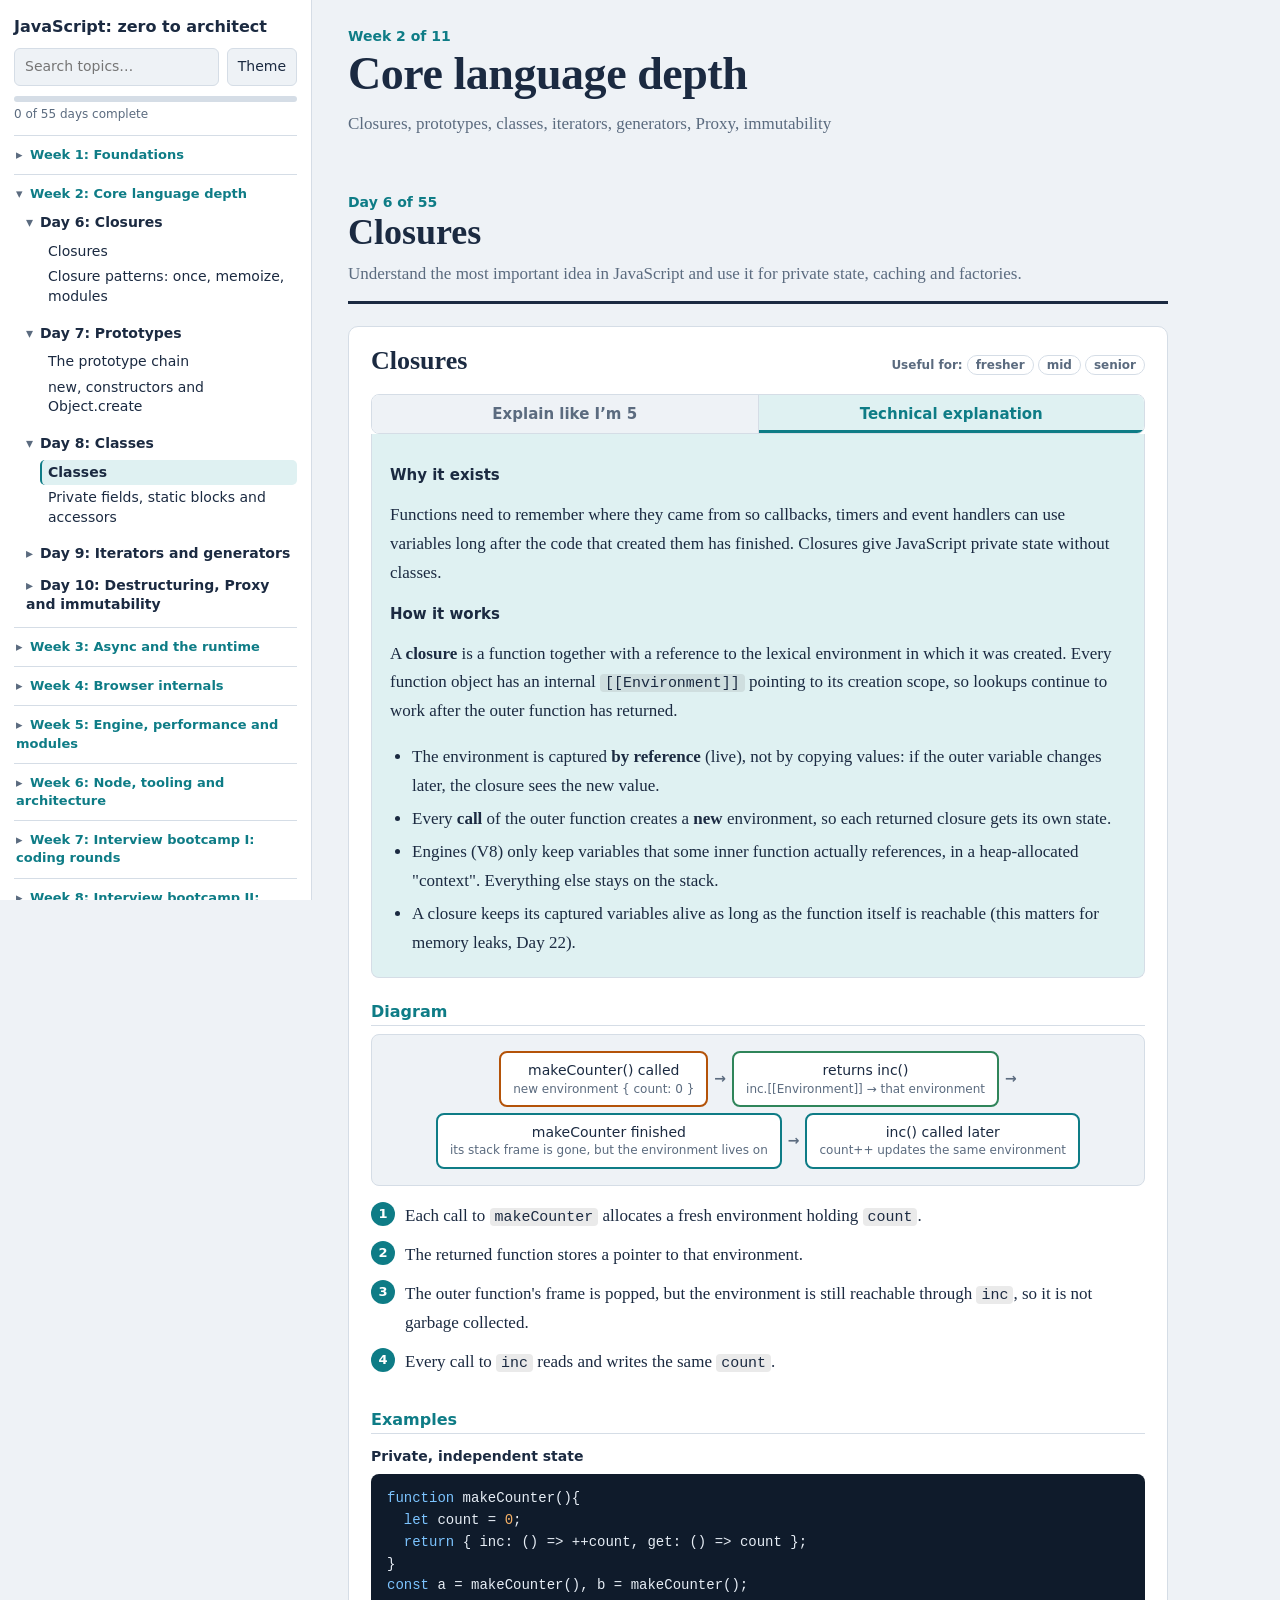
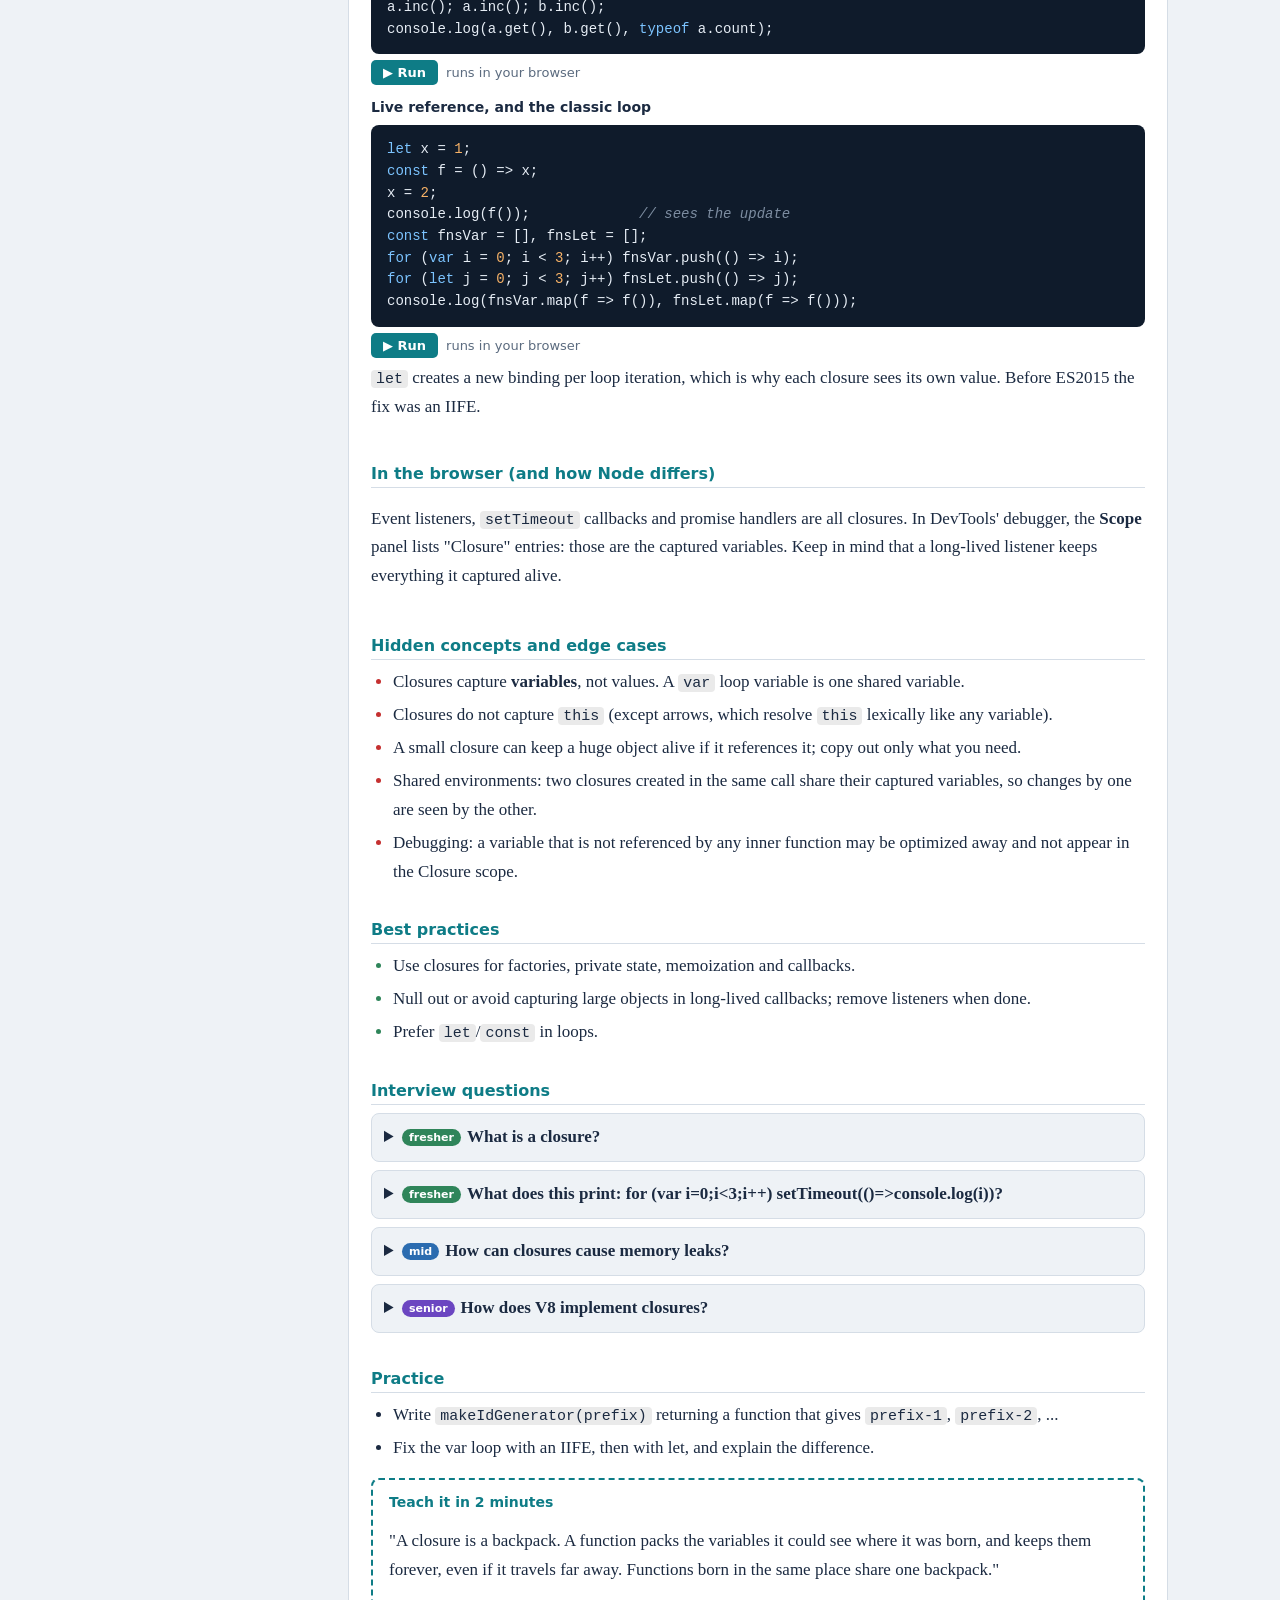
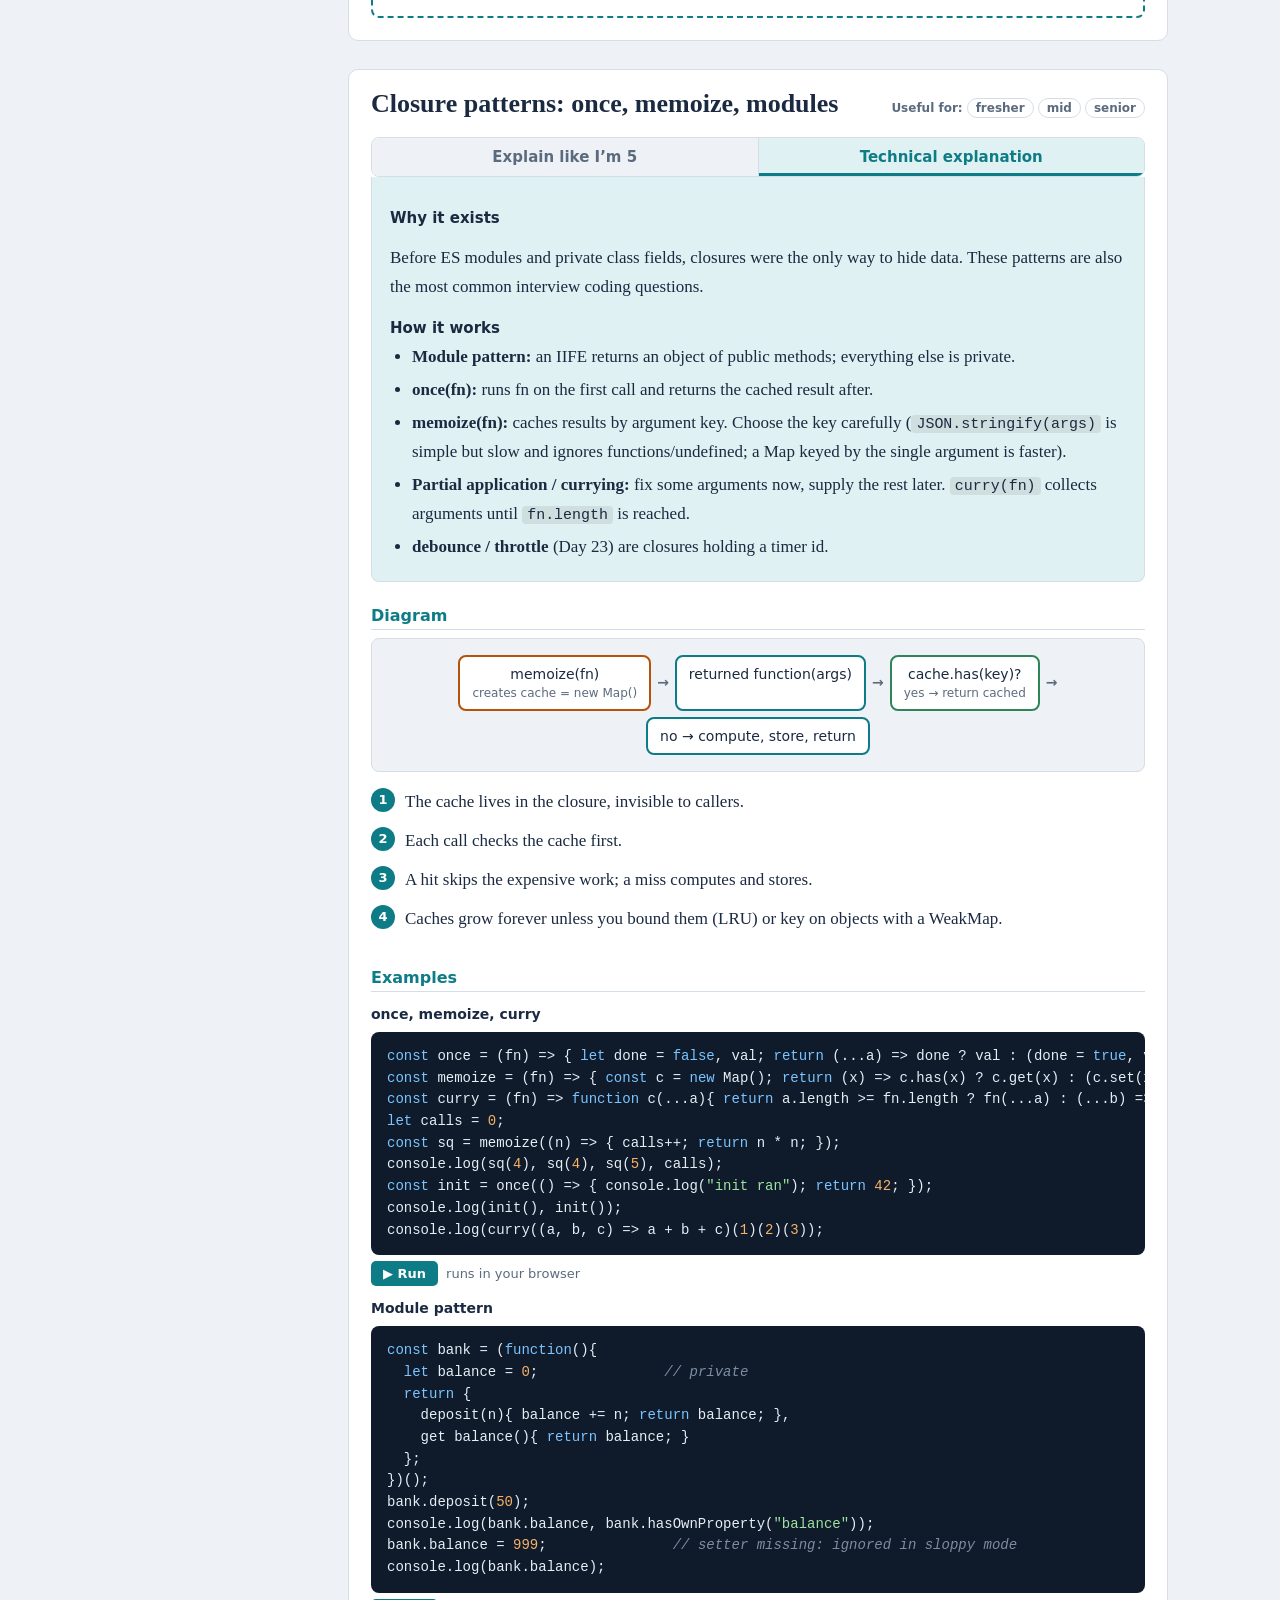
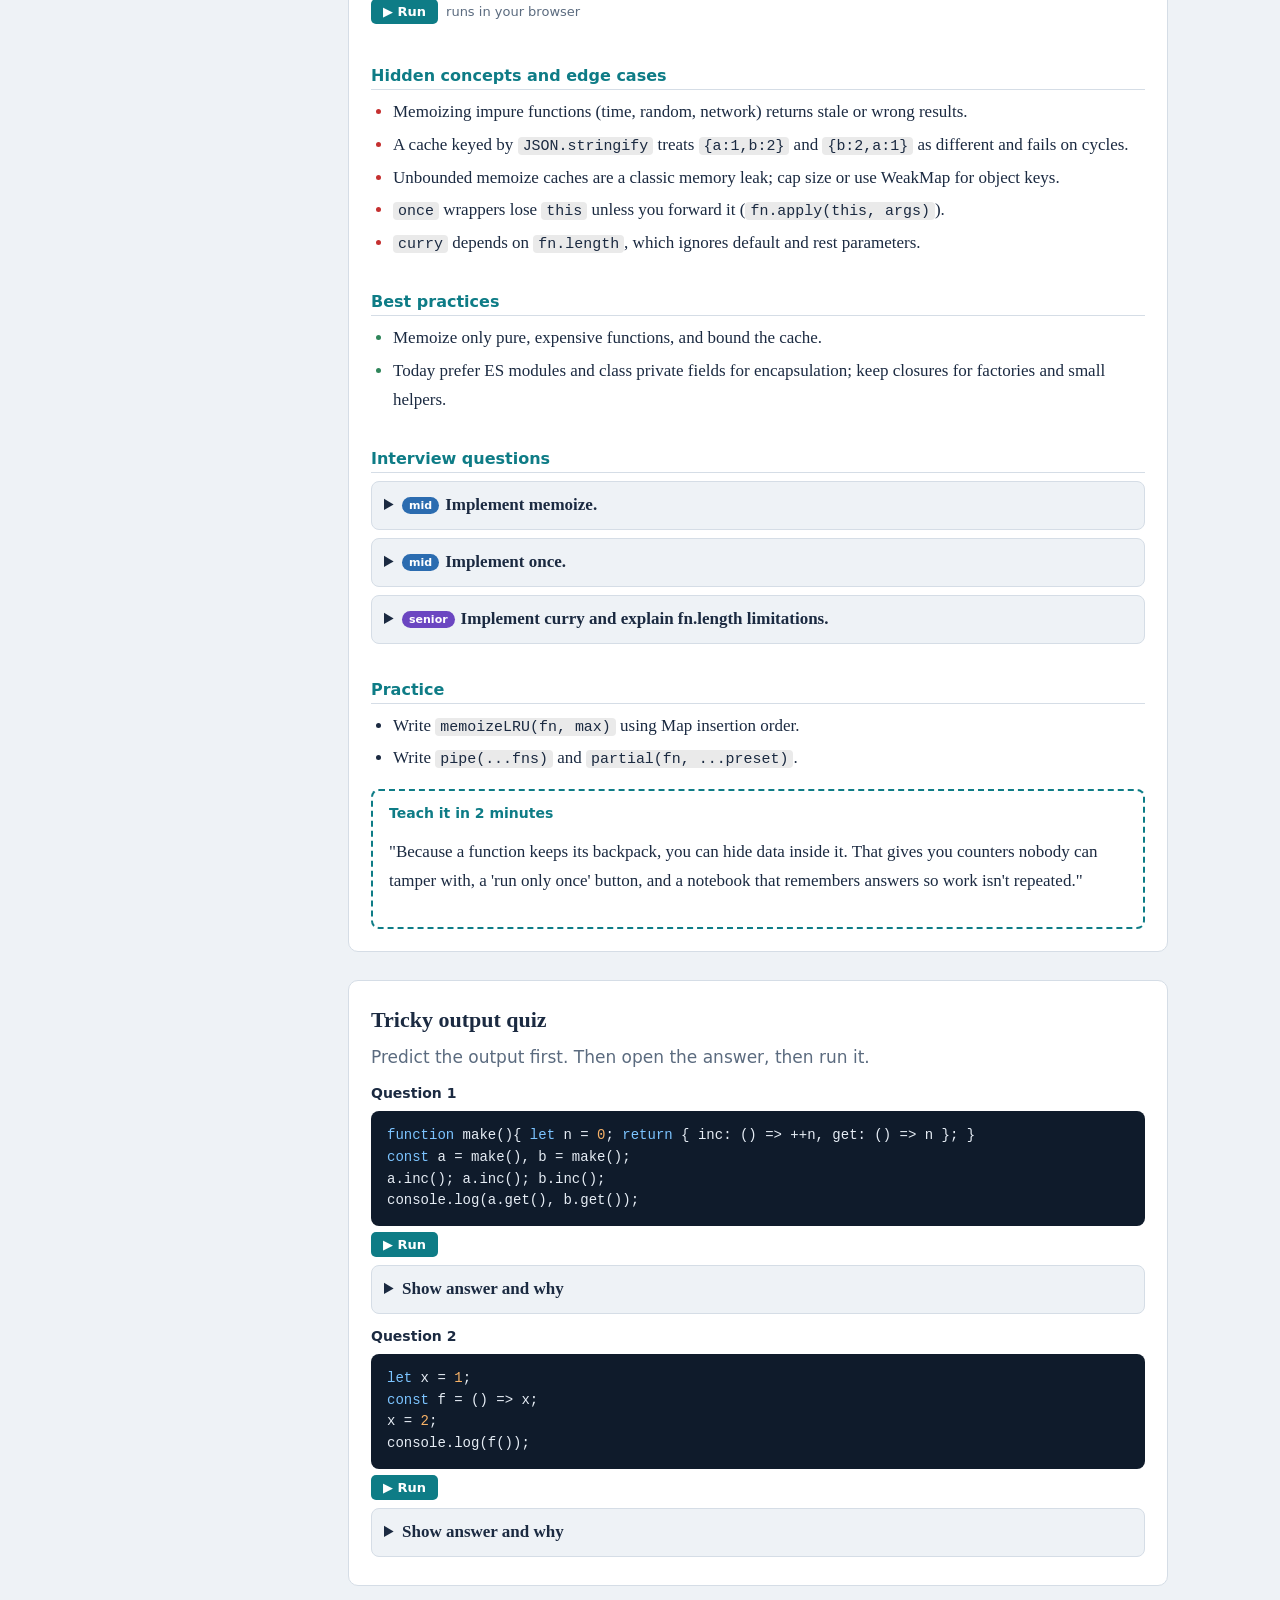
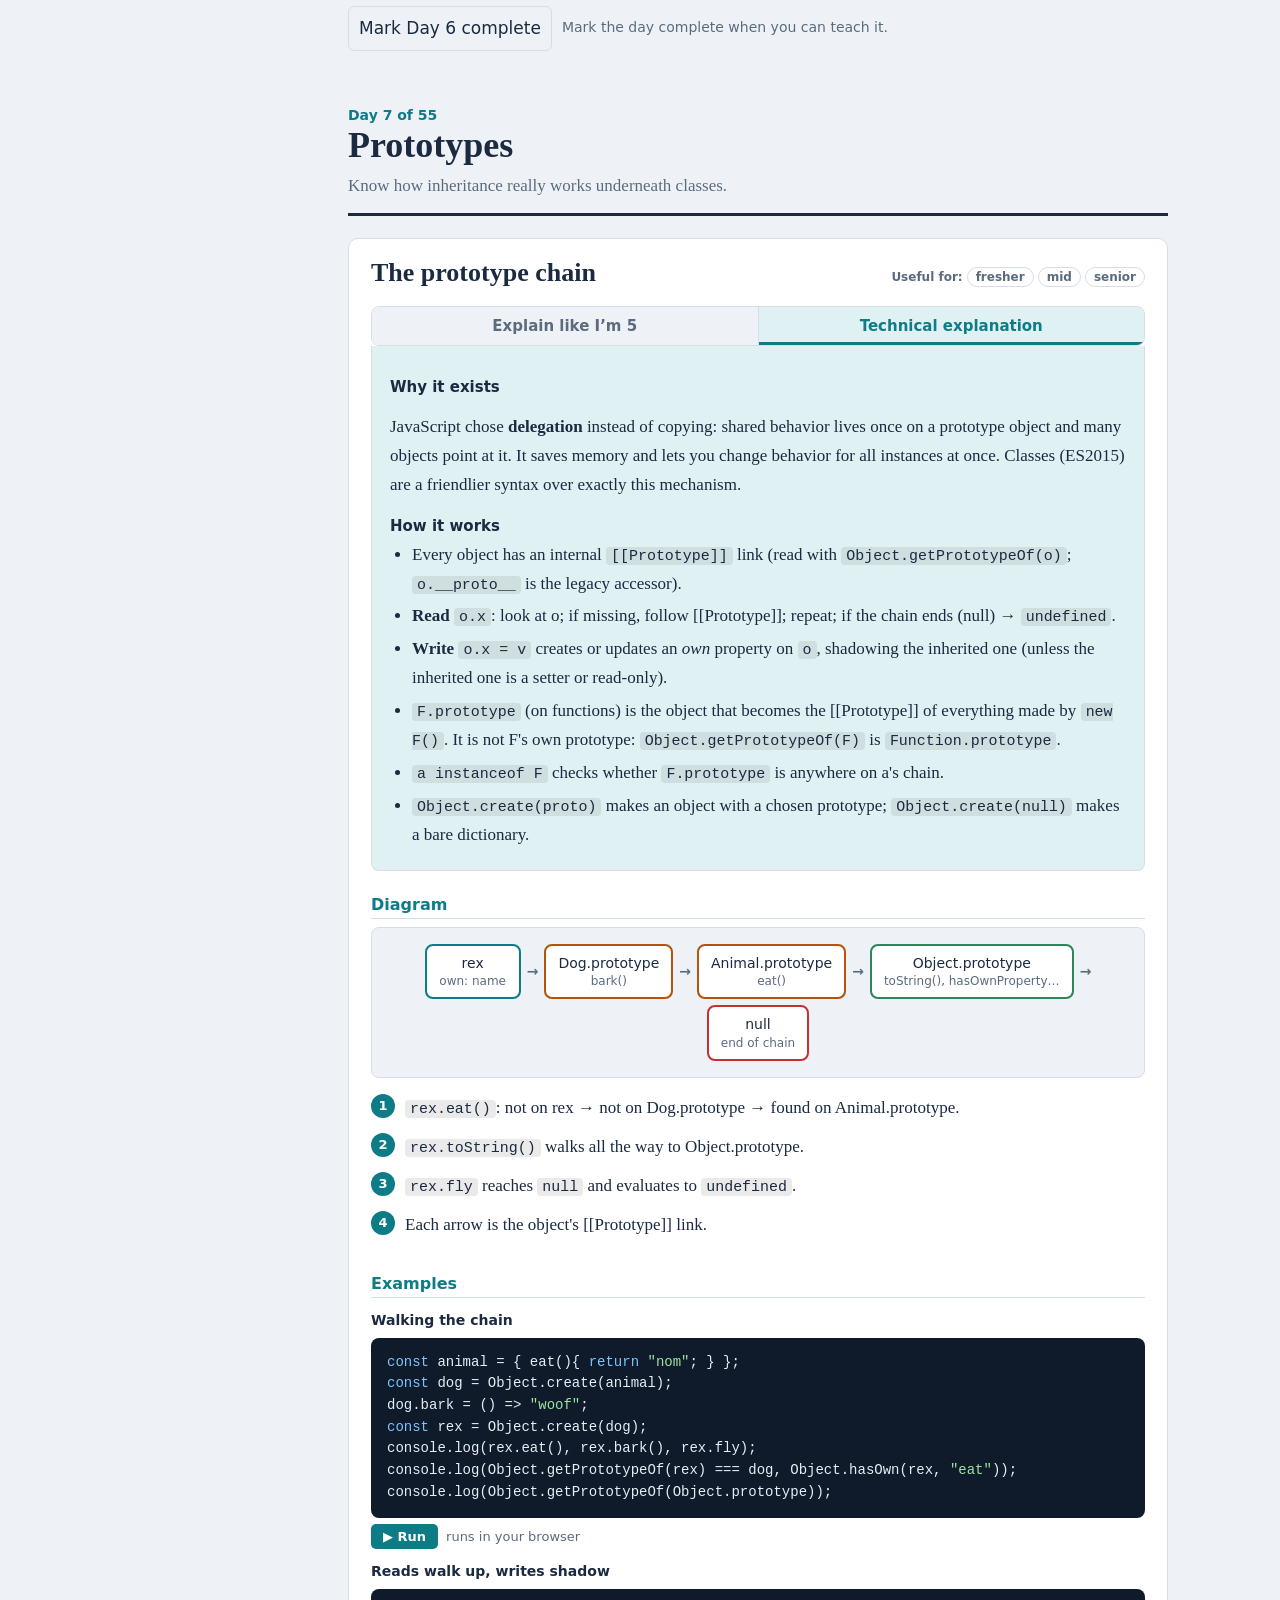
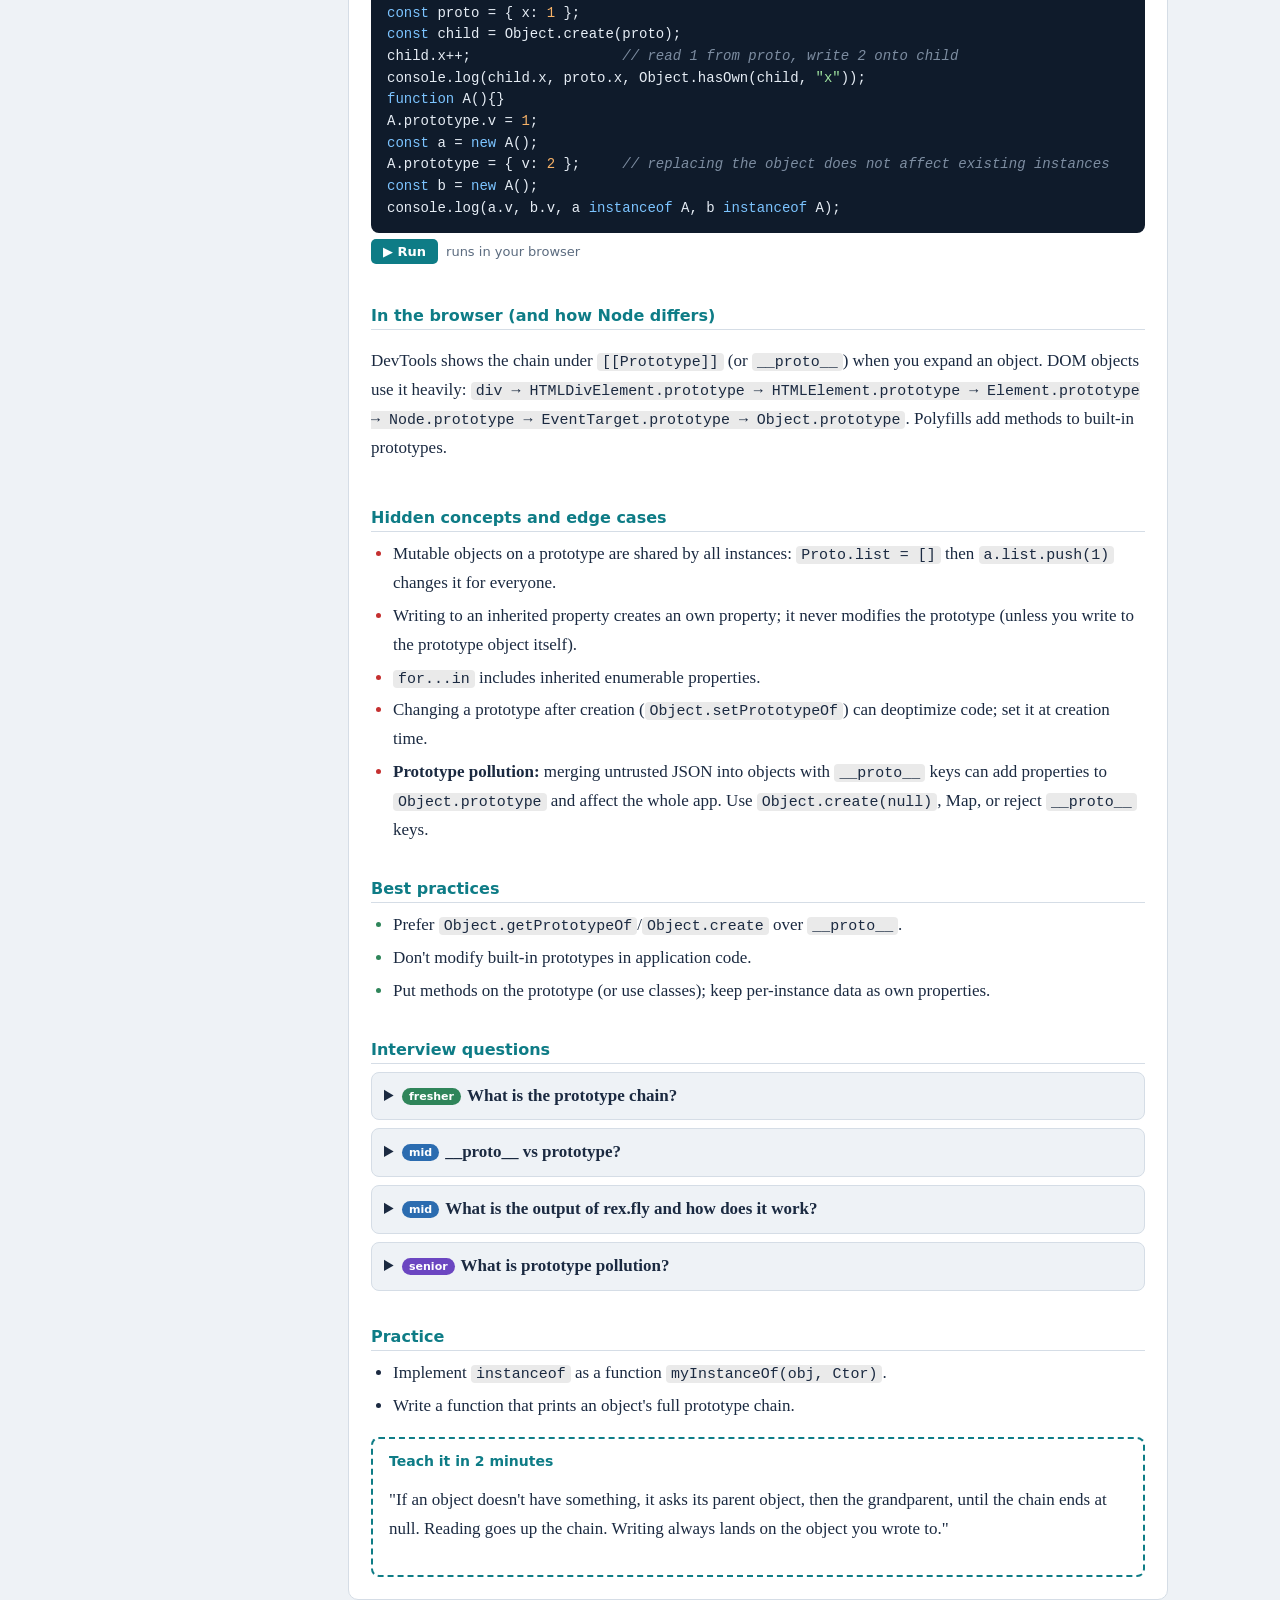
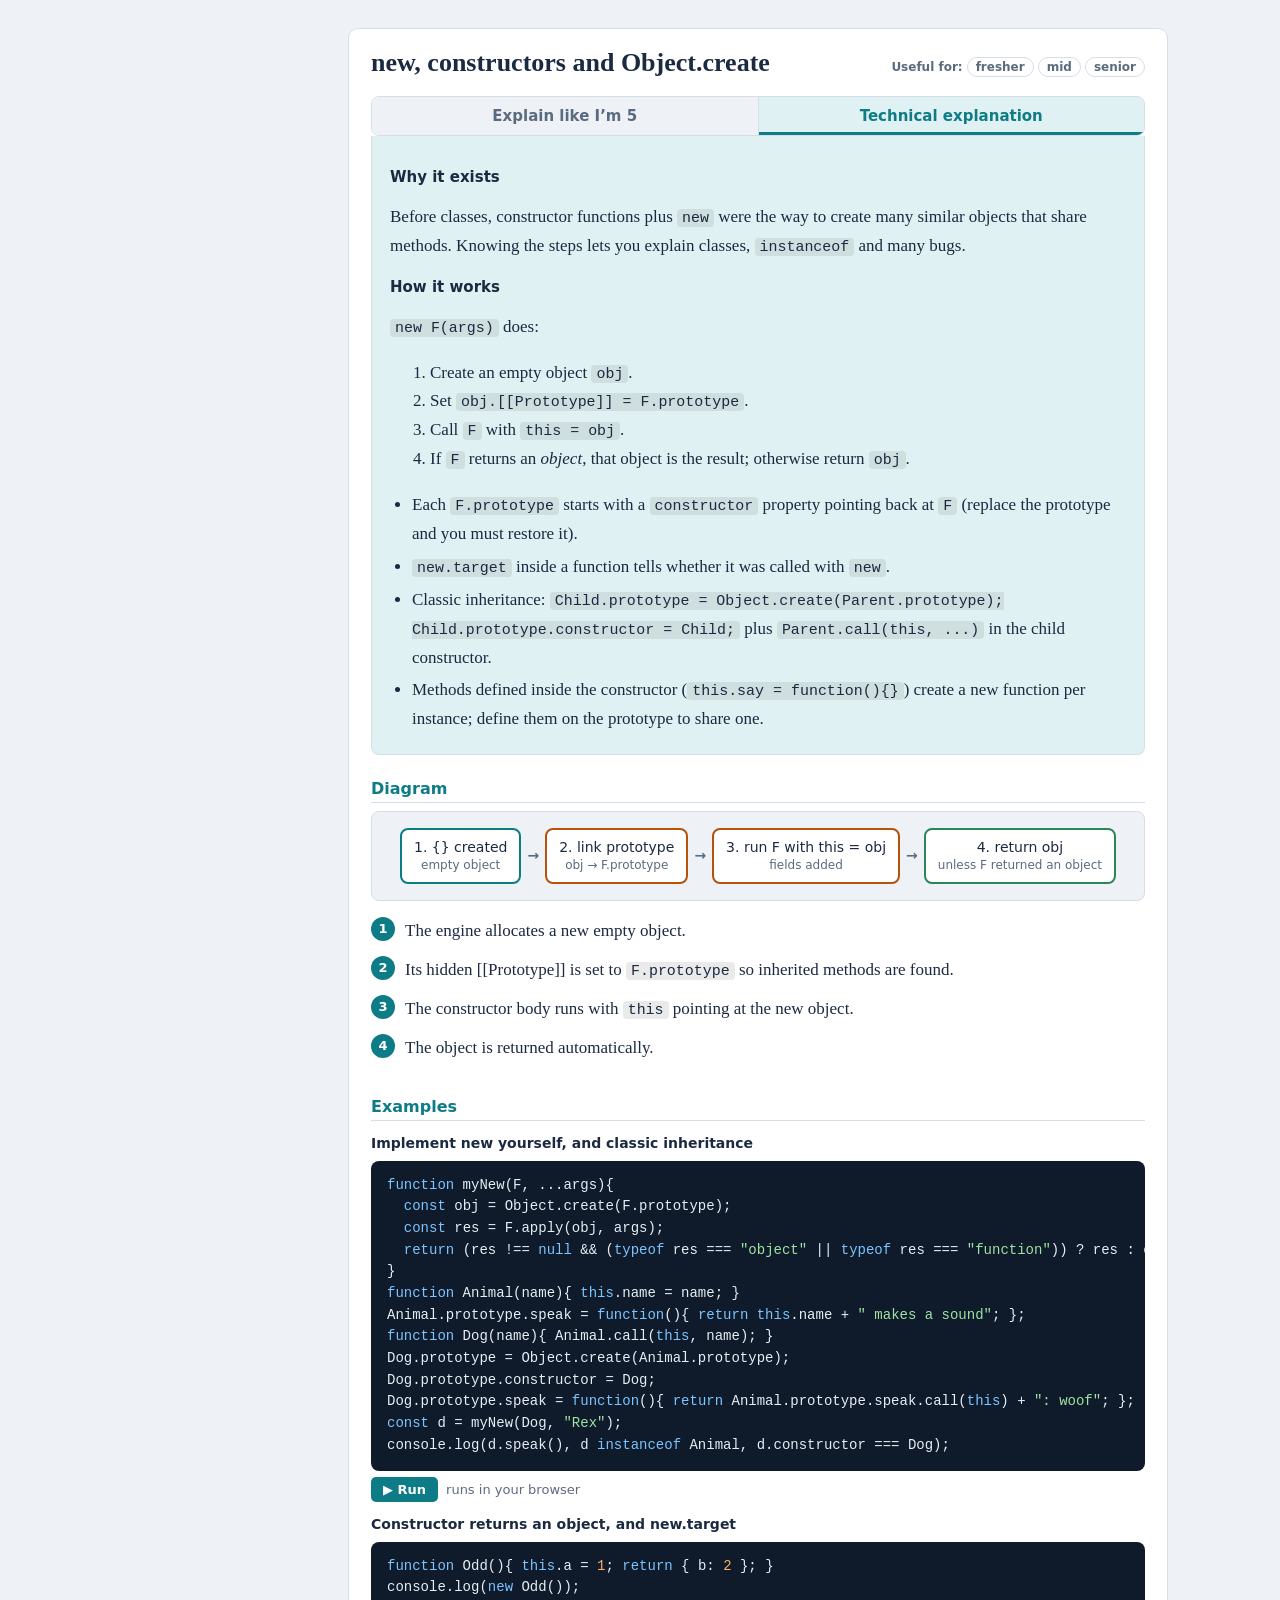
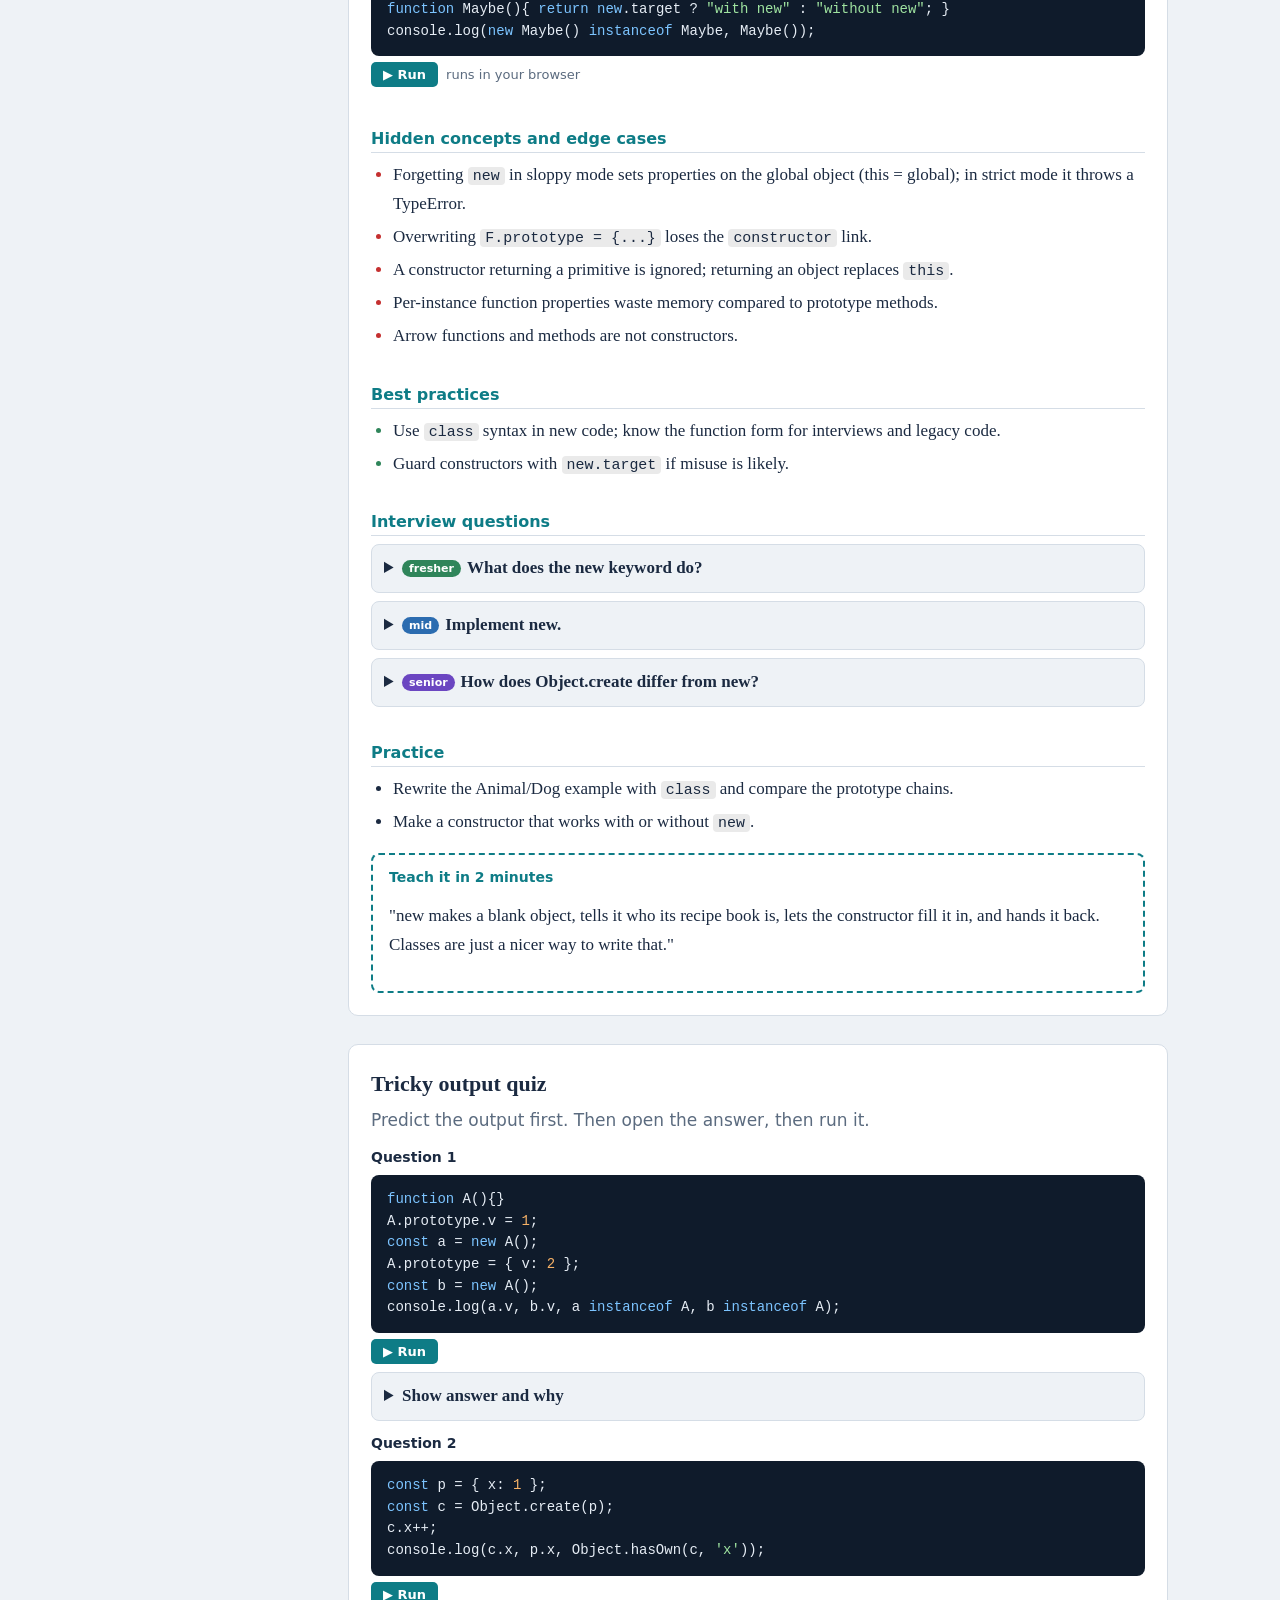
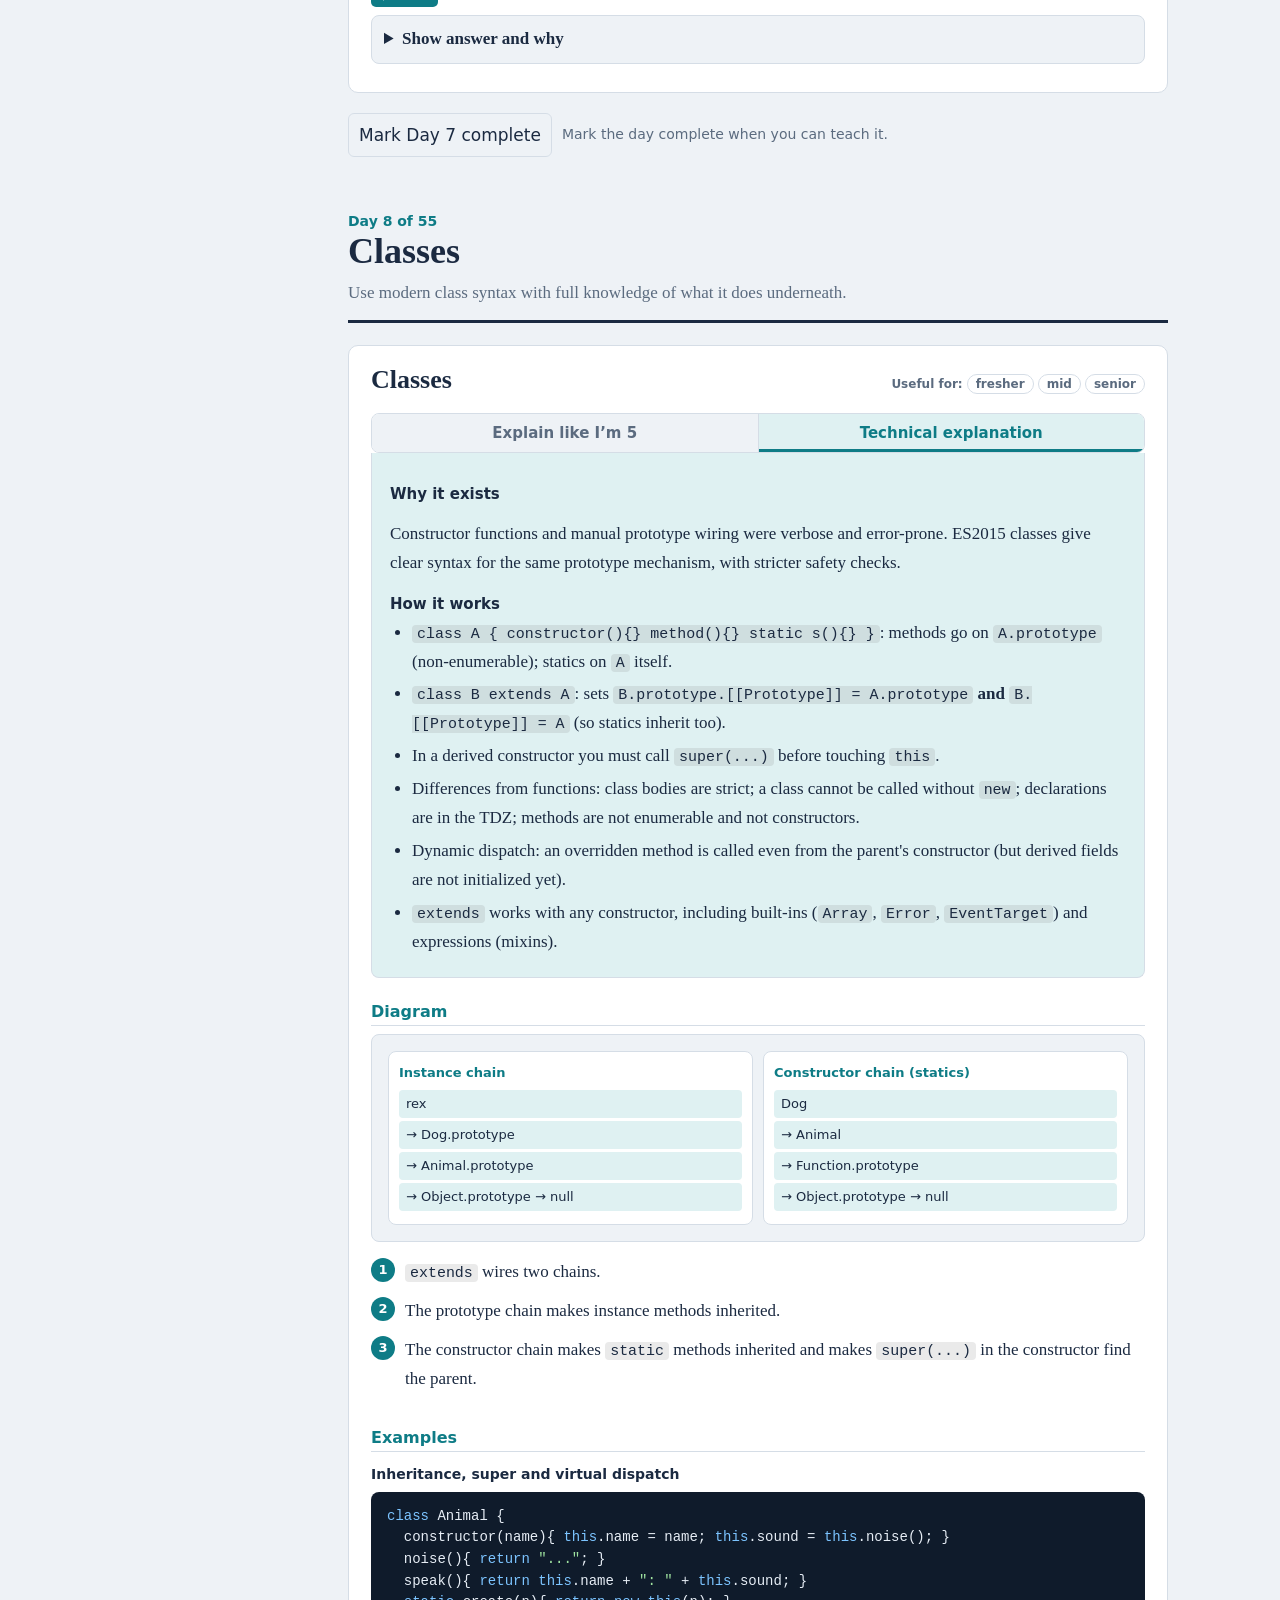
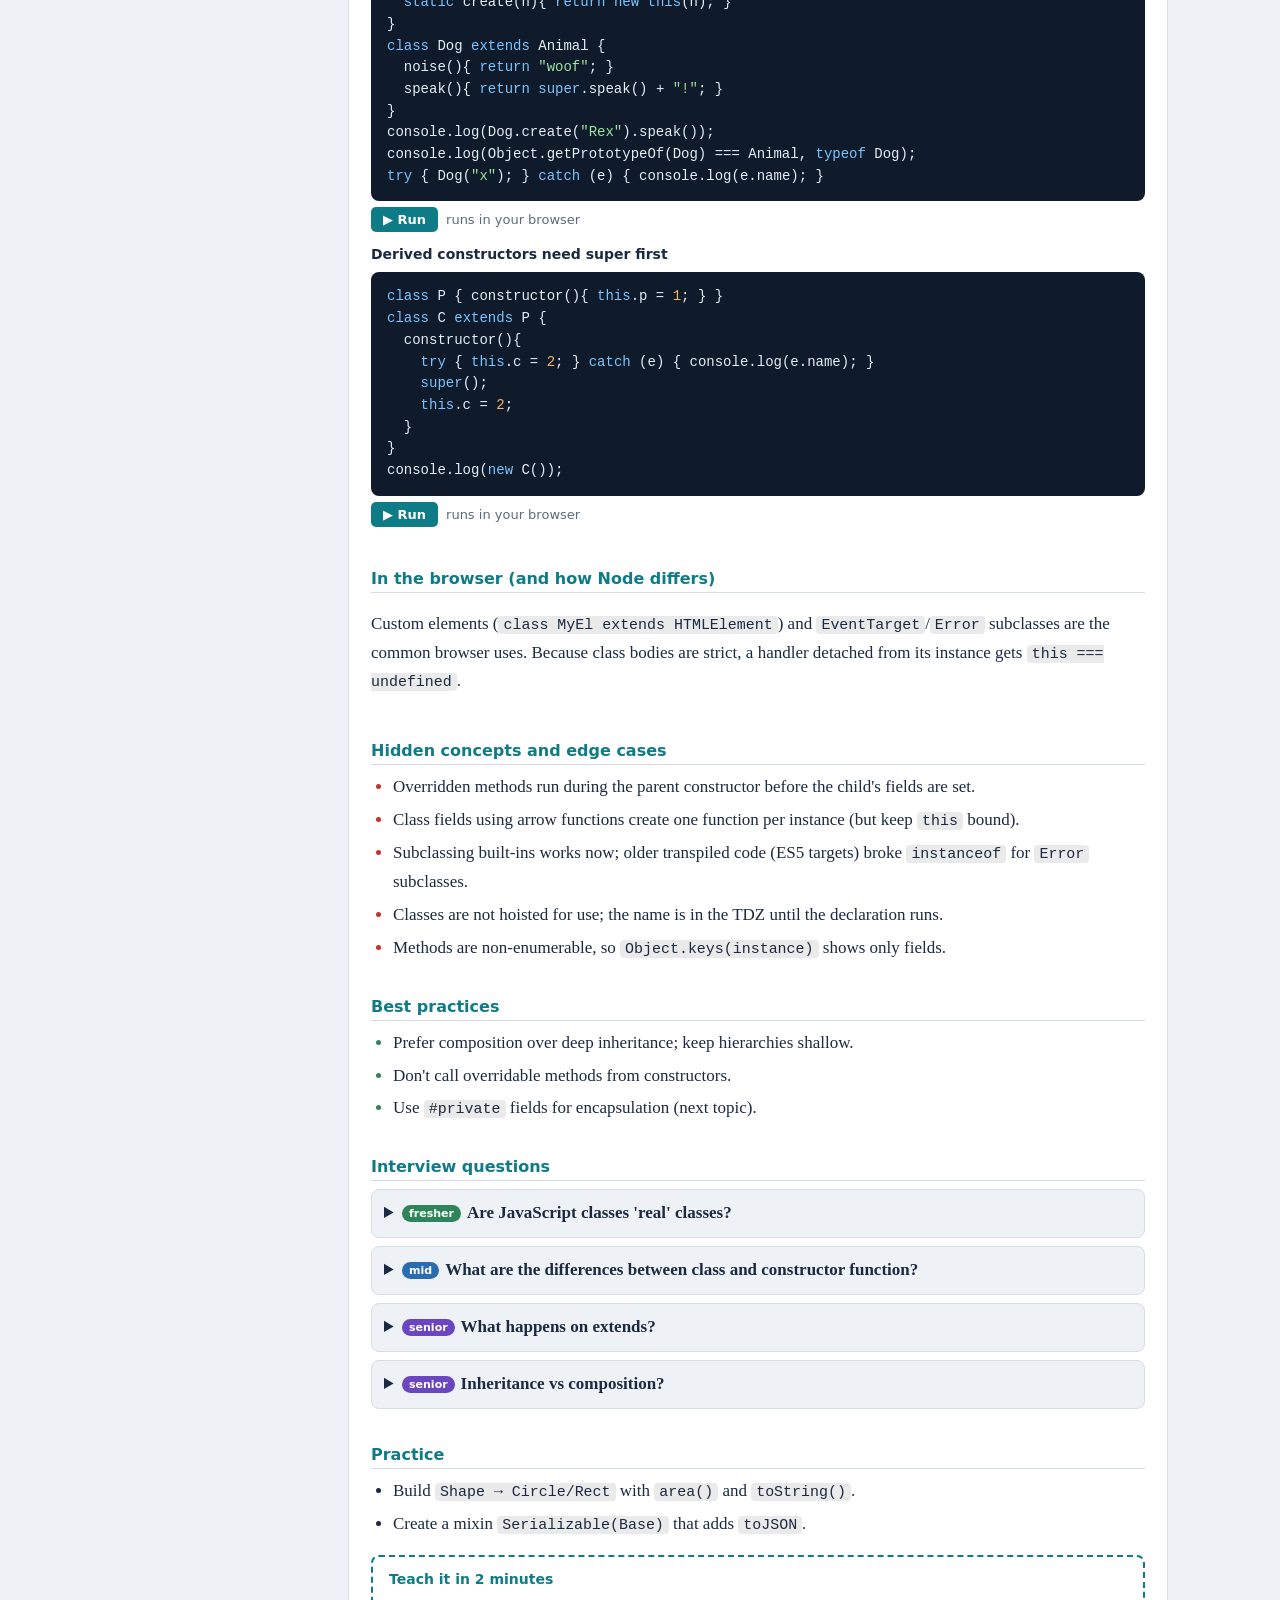
<file: js-course/week2.html>
<!DOCTYPE html>
<html lang="en"><head><meta charset="utf-8"><meta name="viewport" content="width=device-width,initial-scale=1">
<title>Week 2: Core language depth | JavaScript Zero to Architect</title><style>
:root{--bg:#eef2f6;--card:#fff;--ink:#1b2a41;--muted:#5b6b7f;--line:#d5dde6;--accent:#0e7c86;--accent-soft:#dff1f2;--warm:#b45309;--warm-soft:#fdf0dc;--code:#0f1b2b;--code-ink:#e6edf5;--sbw:312px;--ok:#2f855a;--bad:#c53030}
[data-theme=dark]{--bg:#0e151d;--card:#16212d;--ink:#e6edf5;--muted:#93a4b8;--line:#263445;--accent:#4fd1c5;--accent-soft:#12303a;--warm:#f6ad55;--warm-soft:#33260f;--code:#0a1119;--code-ink:#dbe6f2}
*{box-sizing:border-box}html{scroll-behavior:smooth;scroll-padding-top:16px}
body{margin:0;background:var(--bg);color:var(--ink);font:17px/1.7 Charter,"Iowan Old Style",Georgia,serif}
a{color:var(--accent)}code,pre,kbd{font-family:ui-monospace,SFMono-Regular,Menlo,Consolas,monospace}
:focus-visible{outline:3px solid var(--accent);outline-offset:2px}
.ui{font-family:system-ui,-apple-system,"Segoe UI",Roboto,sans-serif}
#sidebar{position:fixed;inset:0 auto 0 0;width:var(--sbw);background:var(--card);border-right:1px solid var(--line);overflow-y:auto;padding:16px 14px 40px;font-family:system-ui,-apple-system,"Segoe UI",sans-serif;font-size:14px;line-height:1.4;z-index:20;transition:transform .2s}
#sidebar .brand{display:block;font-weight:700;font-size:16px;color:var(--ink);text-decoration:none;margin-bottom:10px}
#sidebar .tools{display:flex;gap:8px;margin-bottom:10px}
#search{flex:1;padding:8px 10px;border:1px solid var(--line);border-radius:6px;background:var(--bg);color:var(--ink);font:inherit}
.btn{border:1px solid var(--line);background:var(--bg);color:var(--ink);border-radius:6px;padding:7px 10px;font:inherit;cursor:pointer}
.btn:hover{border-color:var(--accent)}
.prog{height:6px;background:var(--line);border-radius:3px;overflow:hidden;margin:4px 0 4px}.prog i{display:block;height:100%;background:var(--accent);width:0}
.proglabel{color:var(--muted);font-size:12px;margin-bottom:12px}
#sidebar details{border-top:1px solid var(--line);padding:6px 0}
#sidebar summary{cursor:pointer;font-weight:700;padding:4px 2px;list-style:none}
#sidebar summary::-webkit-details-marker{display:none}
#sidebar summary:before{content:"▸";display:inline-block;width:14px;color:var(--muted)}
#sidebar details[open]>summary:before{content:"▾"}
#sidebar .wk>summary{font-size:13px;color:var(--accent)}
#sidebar .dy{margin-left:10px;border-top:0;padding:2px 0}
#sidebar .dy>summary{font-weight:600}
#sidebar ul{list-style:none;margin:2px 0 6px 16px;padding:0}
#sidebar li a{display:block;padding:3px 6px;border-radius:5px;color:var(--ink);text-decoration:none;border-left:2px solid transparent}
#sidebar li a:hover{background:var(--bg)}#sidebar li a.on{background:var(--accent-soft);border-left-color:var(--accent);font-weight:600}
#sidebar .tick{color:var(--ok);margin-left:4px}
#sidebar .hide{display:none}
main{margin-left:var(--sbw);padding:28px 36px 90px;max-width:calc(var(--sbw) + 940px)}
.wrap{max-width:820px}
#menu{display:none;position:fixed;top:10px;left:10px;z-index:30}
.weekhead{margin:0 0 28px}.weekhead .kicker{font:600 14px system-ui,sans-serif;color:var(--accent)}
.weekhead h1{font-size:clamp(30px,4.2vw,46px);line-height:1.12;margin:4px 0 10px;letter-spacing:-.01em}
.weekhead p{color:var(--muted);margin:0}
.day{margin-top:56px}
.dayhead{border-bottom:3px solid var(--ink);padding-bottom:12px;margin-bottom:22px}
.dayhead .dn{font:700 14px system-ui,sans-serif;color:var(--accent)}
.dayhead h2{font-size:clamp(26px,3.2vw,36px);margin:2px 0 6px;line-height:1.15}
.dayhead .goal{margin:0;color:var(--muted)}
.topic{background:var(--card);border:1px solid var(--line);border-radius:10px;margin:0 0 28px;overflow:hidden}
.topic>header{padding:18px 22px 6px;display:flex;flex-wrap:wrap;gap:8px 14px;align-items:baseline;justify-content:space-between}
.topic h3{margin:0;font-size:26px;line-height:1.2}
.lvls{font:600 12px system-ui,sans-serif;color:var(--muted)}
.lvls b{display:inline-block;padding:2px 8px;border:1px solid var(--line);border-radius:99px;margin-left:4px;font-weight:600}
.tabs{display:flex;margin:12px 22px 0;border:1px solid var(--line);border-radius:8px;overflow:hidden;font-family:system-ui,sans-serif}
.tabs button{flex:1;padding:10px 12px;border:0;background:var(--bg);color:var(--muted);font:600 15px system-ui,sans-serif;cursor:pointer;border-right:1px solid var(--line)}
.tabs button:last-child{border-right:0}
.tabs button[aria-selected=true].t-eli{background:var(--warm-soft);color:var(--warm);box-shadow:inset 0 -3px 0 var(--warm)}
.tabs button[aria-selected=true].t-tech{background:var(--accent-soft);color:var(--accent);box-shadow:inset 0 -3px 0 var(--accent)}
.pane{margin:0 22px;padding:16px 18px;border:1px solid var(--line);border-top:0;border-radius:0 0 8px 8px}
.pane.p-eli{background:var(--warm-soft)}.pane.p-tech{background:var(--accent-soft)}
.pane[hidden]{display:none}.pane p:first-child{margin-top:0}.pane>*:last-child{margin-bottom:0}
.pane h5,.blk h4{font:700 15px system-ui,sans-serif;margin:16px 0 4px}
.blk{padding:6px 22px 4px}.blk h4{font-size:16px;margin:18px 0 8px;color:var(--accent);border-bottom:1px solid var(--line);padding-bottom:4px}
.blk:last-child{padding-bottom:18px}
code{background:rgba(127,127,127,.16);padding:1px 5px;border-radius:4px;font-size:.88em}
pre{margin:10px 0;background:var(--code);color:var(--code-ink);padding:14px 16px;border-radius:8px;overflow-x:auto;font-size:14px;line-height:1.55}
pre code{background:none;padding:0;font-size:inherit}
.k{color:#7cc4ff}.s{color:#9fe3a0}.c{color:#7d8da1;font-style:italic}.n{color:#f7b267}
.ex{margin:14px 0}.ex .et{font:600 14px system-ui,sans-serif;margin-bottom:2px}
.ex .bar{display:flex;gap:8px;align-items:center;margin:-4px 0 6px;font:13px system-ui,sans-serif}
.run{background:var(--accent);color:#fff;border:0;border-radius:5px;padding:5px 12px;font:600 13px system-ui,sans-serif;cursor:pointer}
[data-theme=dark] .run{color:#06222a}
.out{white-space:pre-wrap;background:#06101a;color:#b9f3c0;border-left:4px solid var(--ok);padding:10px 14px;border-radius:6px;font:13px/1.5 ui-monospace,Menlo,monospace;margin:4px 0 8px}
.out:empty,.out[hidden]{display:none}
ul.pts{margin:6px 0;padding-left:22px}ul.pts li{margin:4px 0}
.gotcha li::marker{color:var(--bad)}.best li::marker{color:var(--ok)}
.diagram{background:var(--bg);border:1px solid var(--line);border-radius:8px;padding:16px;overflow-x:auto;font-family:system-ui,sans-serif;font-size:14px}
.diagram svg{max-width:100%;height:auto;display:block;margin:0 auto}
.flow{display:flex;flex-wrap:wrap;align-items:stretch;gap:6px;justify-content:center}
.flow.v{flex-direction:column;align-items:center}
.fb{background:var(--card);border:2px solid var(--accent);border-radius:8px;padding:8px 12px;text-align:center;line-height:1.3;min-width:96px}
.fb small{display:block;color:var(--muted);font-size:12px;margin-top:2px}
.fb.w{border-color:var(--warm)}.fb.g{border-color:var(--ok)}.fb.r{border-color:var(--bad)}
.ar{align-self:center;color:var(--muted);font-weight:700}
.flow.v .ar{transform:rotate(90deg);line-height:1}
.lane{display:grid;grid-template-columns:repeat(auto-fit,minmax(150px,1fr));gap:10px}
.lane>div{background:var(--card);border:1px solid var(--line);border-radius:8px;padding:10px}
.lane h6{margin:0 0 6px;font-size:13px;color:var(--accent)}
.lane .it{background:var(--accent-soft);border-radius:4px;padding:3px 7px;margin:3px 0;font-size:13px}
.dsteps{counter-reset:s;list-style:none;padding:0;margin:12px 0 0}
.dsteps li{counter-increment:s;position:relative;padding:4px 0 4px 34px;margin:2px 0}
.dsteps li:before{content:counter(s);position:absolute;left:0;top:4px;width:24px;height:24px;border-radius:50%;background:var(--accent);color:#fff;font:700 13px/24px system-ui,sans-serif;text-align:center}
[data-theme=dark] .dsteps li:before{color:#06222a}
details.iq{border:1px solid var(--line);border-radius:8px;margin:8px 0;background:var(--bg)}
details.iq summary{cursor:pointer;padding:9px 12px;font-weight:600}
details.iq .ans{padding:2px 14px 12px;border-top:1px solid var(--line)}
.badge{display:inline-block;font:700 11px system-ui,sans-serif;padding:2px 7px;border-radius:99px;margin-right:6px;vertical-align:1px;color:#fff}
.b-fresher{background:#2f855a}.b-mid{background:#2b6cb0}.b-senior{background:#6b46c1}.b-lead{background:#b7791f}.b-architect{background:#c53030}
.teach{margin:6px 22px 22px;padding:14px 16px;border:2px dashed var(--accent);border-radius:8px;background:var(--card)}
.teach b.h{font:700 14px system-ui,sans-serif;color:var(--accent);display:block;margin-bottom:4px}
.quiz{background:var(--card);border:1px solid var(--line);border-radius:10px;padding:6px 22px 14px;margin:0 0 20px}
.quiz h3{margin:14px 0 4px;font-size:22px}
.daydone{margin:14px 0 0;display:flex;gap:10px;align-items:center;font-family:system-ui,sans-serif}
.rev{background:var(--card);border:2px solid var(--ink);border-radius:10px;padding:8px 24px 16px;margin-top:56px}
.rev h2{margin:12px 0 4px}
.pager{display:flex;justify-content:space-between;margin-top:40px;font-family:system-ui,sans-serif}
.pager a{padding:10px 16px;border:1px solid var(--line);border-radius:8px;background:var(--card);text-decoration:none;font-weight:600}
#top{position:fixed;right:18px;bottom:18px;width:44px;height:44px;border-radius:50%;background:var(--accent);color:#fff;border:0;font-size:20px;cursor:pointer;display:none;z-index:15}
[data-theme=dark] #top{color:#06222a}
table{border-collapse:collapse;width:100%;font:14px/1.5 system-ui,sans-serif;margin:10px 0;display:block;overflow-x:auto}
th,td{border:1px solid var(--line);padding:6px 10px;text-align:left;vertical-align:top}th{background:var(--bg)}
/* index */
.hero{padding:34px 0 10px}.hero h1{font-size:clamp(36px,6vw,64px);line-height:1.05;margin:0 0 14px;letter-spacing:-.02em}
.hero p{font-size:19px;max-width:640px;color:var(--muted)}
.cta{display:inline-block;margin:6px 10px 6px 0;padding:11px 20px;border-radius:8px;font:700 15px system-ui,sans-serif;text-decoration:none;background:var(--accent);color:#fff}
[data-theme=dark] .cta{color:#06222a}.cta.alt{background:transparent;color:var(--ink);border:1px solid var(--line)}
.wkgrid{display:grid;gap:18px;margin:22px 0}
.wkcard{background:var(--card);border:1px solid var(--line);border-radius:10px;padding:14px 20px}
.wkcard h3{margin:0 0 2px}.wkcard .sub{color:var(--muted);font:14px system-ui,sans-serif;margin-bottom:8px}
.wkcard .dd{margin:8px 0;font-family:system-ui,sans-serif;font-size:15px}
.wkcard .dd b a{color:var(--ink);text-decoration:none}.wkcard .dd span a{font-size:13px;margin-right:10px}
@media(max-width:900px){#sidebar{transform:translateX(-105%)}body.nav #sidebar{transform:none;box-shadow:0 0 40px rgba(0,0,0,.4)}main{margin-left:0;padding:60px 16px 80px}#menu{display:block}.tabs{margin-left:12px;margin-right:12px}.pane,.teach{margin-left:12px;margin-right:12px}.blk{padding-left:12px;padding-right:12px}}
@media(prefers-reduced-motion:reduce){html{scroll-behavior:auto}#sidebar{transition:none}}
@media print{#sidebar,#menu,#top,.run,.tabs,.daydone,.pager{display:none!important}main{margin:0;padding:0}.pane[hidden]{display:block!important}.topic{break-inside:avoid-page}details>*{display:block!important}.out{display:none}body{background:#fff;color:#000;font-size:12px}}
/* layout fixes: sidebar overflow, menu button overlap */
#sidebar{overflow-x:hidden}
#search{min-width:0;width:0}
#sidebar .tools .btn{flex:none}
#menu{font-family:system-ui,-apple-system,"Segoe UI",sans-serif;background:var(--card);box-shadow:0 2px 8px rgba(0,0,0,.18)}
@media(max-width:900px){html{scroll-padding-top:68px}#sidebar{padding-top:60px}}

</style></head>
<body><button id="menu" class="btn ui" aria-label="Open menu">☰ Menu</button><nav id="sidebar" aria-label="Course navigation"></nav><main></main><button id="top" aria-label="Back to top">↑</button>
<script>
window.COURSE=[
{w:1,file:"week1.html",title:"Foundations",sub:"From zero: how JS runs, values, coercion, functions, scope, this, strings, arrays, objects",days:[
{n:1,t:"Getting started: values and variables",tp:[["d1-intro","What JavaScript is and how it runs","history engine console script strict"],["d1-vars","Variables: var, let, const","declare hoist block"],["d1-types","Data types and typeof","primitive object null undefined bigint symbol"]]},
{n:2,t:"Numbers, coercion and control flow",tp:[["d2-numbers","Numbers, operators and floating point","float bigint nan infinity math"],["d2-coercion","Type coercion and equality","== === truthy falsy toprimitive"],["d2-control","Control flow and loops","if switch for while break label"]]},
{n:3,t:"Functions, scope and hoisting",tp:[["d3-functions","Functions in depth","arrow default rest arguments iife"],["d3-scope","Scope and the scope chain","lexical block global"],["d3-hoisting","Hoisting and the temporal dead zone","tdz var let"]]},
{n:4,t:"this, strings and regular expressions",tp:[["d4-this","The this keyword","bind call apply arrow"],["d4-strings","Strings, Unicode and template literals","utf-16 emoji intl segmenter"],["d4-regex","Regular expressions","regexp escape named groups"]]},
{n:5,t:"Arrays, objects, collections and dates",tp:[["d5-arrays","Arrays and their methods","map filter reduce sort holes toSorted"],["d5-objects","Objects, property order and copying","spread freeze groupBy"],["d5-collections","Map, Set, WeakMap and WeakSet","set methods union"],["d5-dates","Dates and Temporal","date timezone temporal"]]}]},
{w:2,file:"week2.html",title:"Core language depth",sub:"Closures, prototypes, classes, iterators, generators, Proxy, immutability",days:[
{n:6,t:"Closures",tp:[["d6-closures","Closures","lexical environment loop"],["d6-closure-uses","Closure patterns: once, memoize, modules","private state"]]},
{n:7,t:"Prototypes",tp:[["d7-prototypes","The prototype chain","__proto__ inheritance"],["d7-new","new, constructors and Object.create","constructor"]]},
{n:8,t:"Classes",tp:[["d8-classes","Classes","extends super"],["d8-private","Private fields, static blocks and accessors","# getter setter decorators"]]},
{n:9,t:"Iterators and generators",tp:[["d9-iterators","Iterators and iterables","symbol.iterator for of"],["d9-generators","Generators","yield"],["d9-helpers","Iterator helpers (ES2025/26)","lazy take drop"]]},
{n:10,t:"Destructuring, Proxy and immutability",tp:[["d10-destructuring","Destructuring, spread and rest","default"],["d10-symbol","Symbols, Proxy and Reflect","metaprogramming"],["d10-immutable","Immutability, structuredClone and using","freeze dispose"]]}]},
{w:3,file:"week3.html",title:"Async and the runtime",sub:"Callbacks, Promises, async/await, the event loop, workers, streams, errors",days:[
{n:11,t:"Callbacks and Promises",tp:[["d11-callbacks","Callbacks and the problem they solve","callback hell"],["d11-promises","Promises","then catch finally"]]},
{n:12,t:"async/await and patterns",tp:[["d12-async","async and await","try catch"],["d12-combinators","Promise combinators and async patterns","all allSettled any race pool retry"]]},
{n:13,t:"The event loop",tp:[["d13-eventloop","The event loop","call stack queue"],["d13-puzzles","Microtasks vs macrotasks: output puzzles","queueMicrotask"]]},
{n:14,t:"Timers and workers",tp:[["d14-timers","Timers and scheduling","setTimeout raf clamping"],["d14-workers","Web Workers and concurrency","postMessage transfer"]]},
{n:15,t:"Streams and errors",tp:[["d15-streams","Streams and AbortController","backpressure cancel"],["d15-errors","Error handling","unhandled rejection"]]}]},
{w:4,file:"week4.html",title:"Browser internals",sub:"DOM, events, rendering pipeline, storage, fetch and CORS, security",days:[
{n:16,t:"The DOM",tp:[["d16-dom","The DOM","tree node"],["d16-dom-ops","Working with the DOM efficiently","fragment"]]},
{n:17,t:"Events and observers",tp:[["d17-events","Event flow and delegation","capture bubble passive"],["d17-observers","Observers and custom events","intersection mutation resize"]]},
{n:18,t:"Rendering",tp:[["d18-pipeline","The browser rendering pipeline","parse style layout paint composite"],["d18-layout","Reflow, repaint and layout thrashing","forced reflow"]]},
{n:19,t:"Storage and the network",tp:[["d19-storage","Browser storage","localstorage indexeddb cookies quota"],["d19-fetch","fetch, HTTP and CORS","preflight"]]},
{n:20,t:"Security",tp:[["d20-xss","XSS, CSP and Trusted Types","innerhtml"],["d20-csrf","CSRF, cookies and auth storage","samesite"]]}]},
{w:5,file:"week5.html",title:"Engine, performance and modules",sub:"V8, garbage collection, leaks, Web Vitals, bundling, ES modules",days:[
{n:21,t:"Inside V8",tp:[["d21-v8","How V8 runs your code","ignition turbofan jit"],["d21-shapes","Hidden classes and inline caches","maps deopt"]]},
{n:22,t:"Memory",tp:[["d22-gc","Garbage collection","orinoco scavenger"],["d22-leaks","Memory leaks and how to find them","heap snapshot"]]},
{n:23,t:"Performance",tp:[["d23-vitals","Core Web Vitals and profiling","lcp inp cls"],["d23-patterns","Performance patterns: debounce, throttle, virtualization",""]]},
{n:24,t:"Bundling and loading",tp:[["d24-bundling","Bundling and tree-shaking","vite rolldown"],["d24-loading","Script loading and code splitting","async defer"]]},
{n:25,t:"Modules",tp:[["d25-esm","ES modules vs CommonJS","import require"],["d25-interop","Interop, dynamic import and import attributes","json modules"]]}]},
{w:6,file:"week6.html",title:"Node, tooling and architecture",sub:"Node.js, testing, patterns, state, rendering strategies, capstone",days:[
{n:26,t:"Node.js",tp:[["d26-node","Node.js essentials","fs path process"],["d26-nodeloop","The Node event loop","libuv nexttick setimmediate"]]},
{n:27,t:"Testing and tooling",tp:[["d27-testing","Testing JavaScript","vitest node:test mock"],["d27-tooling","Linting, formatting and TypeScript in context","eslint flat config"]]},
{n:28,t:"Patterns and state",tp:[["d28-patterns","Design patterns in JavaScript","observer factory singleton"],["d28-state","State management concepts","store immutable derived"]]},
{n:29,t:"Architecture",tp:[["d29-rendering","SSR, CSR, SSG, ISR and micro-frontends","hydration"],["d29-scale","Monorepos, API design and observability","pagination otel"]]},
{n:30,t:"Capstone",tp:[["d30-mock","Mock interview bank","fresher mid senior lead architect"],["d30-system","System design walkthrough","autocomplete"],["d30-cheat","Final cheat sheet","revision"]]}]},
{w:7,file:"week7.html",title:"Interview bootcamp I: coding rounds",sub:"Method, output puzzles, polyfills, async implementations, data structures, algorithms, UI machine coding",days:[
{n:31,t:"Interview method and output drills",tp:[["d31-method","The interview method: clarify, plan, code, test","big-o edge cases communication"],["d31-output","Output-prediction drills","hoisting this closure coercion event loop"]]},
{n:32,t:"Polyfills and utilities",tp:[["d32-fn-polyfills","Function polyfills: call, bind, curry, memoize, debounce","bind curry compose throttle"],["d32-data-polyfills","Data utilities: map, reduce, groupBy, deepEqual, get/set","flatten deep equal path"]]},
{n:33,t:"Async implementations",tp:[["d33-promise-impl","Implement a Promise and its combinators","thenable microtask all any"],["d33-async-utils","Async utilities: retry, timeout, limiter, dedupe","pool promisify"]]},
{n:34,t:"Classic classes and algorithm patterns",tp:[["d34-utilities","EventEmitter, LRU, rate limiter and Observable","token bucket pubsub"],["d34-dsa","Algorithm patterns in JavaScript","two pointers sliding window dp bfs"]]},
{n:35,t:"UI machine coding and DOM challenges",tp:[["d35-ui-widgets","Machine-coding rounds: widgets and accessibility","tabs aria keyboard autocomplete"],["d35-dom-challenges","DOM and virtual-DOM challenges","vdom diff delegation"]]}]},
{w:8,file:"week8.html",title:"Interview bootcamp II: architecture and leadership",sub:"System design toolkit, real-time, offline, performance cases, reliability, behavioral, trade-offs, final mock plan",days:[
{n:36,t:"Frontend system design toolkit",tp:[["d36-sd-toolkit","The design toolkit and back-of-envelope estimation","requirements capacity latency"],["d36-feed-chat","Design a news feed and a chat app","pagination optimistic websocket ordering"]]},
{n:37,t:"Real-time and offline systems",tp:[["d37-realtime","Real-time and collaborative systems","websocket sse crdt ot"],["d37-offline","Offline-first apps and PWAs","service worker cache outbox"]]},
{n:38,t:"Performance cases and reliability",tp:[["d38-perf-playbook","Performance playbook: why is the page slow?","triage lcp inp cls"],["d38-reliability","Reliability, security and safe rollout","feature flag canary circuit breaker"]]},
{n:39,t:"Leadership and decisions",tp:[["d39-behavioral","Behavioral and leadership interviews","star stories conflict"],["d39-decisions","Architecture decisions and trade-off debates","adr matrix monorepo"]]},
{n:40,t:"Final gauntlet",tp:[["d40-rapid-fire","Rapid-fire round: one-line answers","quick review"],["d40-final","Mock plan, rubric and day-before checklist","self assessment schedule"]]}]},
{w:9,file:"week9.html",title:"Gap-filler I: language depth",sub:"OOP and SOLID, functional programming, recursion, heaps, tries, graphs, binary data, Intl, debugging",days:[
{n:41,t:"Object-oriented programming",tp:[["d41-oop-pillars","OOP in JavaScript: the four pillars, composition and mixins","encapsulation inheritance polymorphism abstraction"],["d41-solid","SOLID in JavaScript and class-design exercises","parking lot dependency injection"]]},
{n:42,t:"Functional programming and recursion",tp:[["d42-fp","Functional programming in JavaScript","pure immutable compose maybe result"],["d42-recursion","Recursion, stack depth and trampolines","tail call memoization"]]},
{n:43,t:"Algorithms II",tp:[["d43-heap-trie","Heaps, priority queues and tries","min heap autocomplete median"],["d43-graphs","Graphs: BFS, DFS, topological sort, union-find, Dijkstra","shortest path islands"]]},
{n:44,t:"Binary data and internationalization",tp:[["d44-binary","Binary data: typed arrays, DataView, Blob and base64","arraybuffer endianness bitmask"],["d44-intl","Internationalization with Intl","locale plural currency timezone"]]},
{n:45,t:"Debugging",tp:[["d45-debug-tools","Debugging tools: DevTools, console and Node inspector","breakpoint logpoint source map"],["d45-debug-method","A debugging method: reproduce, minimize, bisect","delta debugging"]]}]},
{w:10,file:"week10.html",title:"Gap-filler II: browser platform",sub:"Routing, URLs, forms, files, accessibility, Web Components, graphics, device APIs, authentication, security",days:[
{n:46,t:"Routing and URLs",tp:[["d46-history-routing","Client-side routing and the History API","pushState popstate spa"],["d46-url-patterns","URLs, query state and safe redirects","urlsearchparams open redirect"]]},
{n:47,t:"Forms and files",tp:[["d47-forms-validation","Forms and the Constraint Validation API","formdata validity"],["d47-files-clipboard-dnd","Files, uploads, drag and drop, clipboard","blob file chunk upload"]]},
{n:48,t:"Accessibility and Web Components",tp:[["d48-a11y","Accessibility beyond widgets: WCAG, focus, contrast","screen reader aria live"],["d48-web-components","Web Components and Shadow DOM","custom elements slots"]]},
{n:49,t:"Graphics and device APIs",tp:[["d49-graphics-animation","Canvas, SVG and animation","canvas raf easing"],["d49-device-apis","Device and platform APIs and progressive enhancement","geolocation broadcastchannel locks"]]},
{n:50,t:"Authentication and security II",tp:[["d50-auth","Authentication: sessions, JWT, OAuth/PKCE, passwords","jwt oauth pkce pbkdf2"],["d50-web-security-extra","Security headers, SRI and supply chain","sri headers dependencies"]]}]},
{w:11,file:"week11.html",title:"Gap-filler III: backend, delivery and tools",sub:"Node APIs, streams, databases, caching, Git and CI, containers, WebAssembly, ASTs, final capstone",days:[
{n:51,t:"Node APIs and streams",tp:[["d51-node-http","Building an HTTP API in Node","router middleware rest"],["d51-node-streams-files","Streams, files and CLIs in Node","pipeline buffer gzip"]]},
{n:52,t:"Databases and caching",tp:[["d52-databases","Databases for JavaScript developers","sql index transaction n+1 injection"],["d52-caching","Caching layers and invalidation","cache-control etag stampede redis"]]},
{n:53,t:"Git, CI and deployment",tp:[["d53-git-ci","Git workflows and CI pipelines","rebase conventional commits semver"],["d53-containers-deploy","Containers, 12-factor and deployment","docker serverless graceful shutdown"]]},
{n:54,t:"Advanced runtime and tools",tp:[["d54-wasm-concurrency","WebAssembly, SharedArrayBuffer and Atomics","wasm memory atomics"],["d54-compilers-ast","How tools work: tokenizer, parser, AST","babel eslint pratt"]]},
{n:55,t:"Capstone II",tp:[["d55-integration","End-to-end blueprint: a feature through every layer","architecture checklist"],["d55-final-review","Final review: rapid-fire and updated study plan","self assessment"]]}]}
];
window.GLOSSARY=[
["Call stack","The structure that tracks which function is running and where to return. One stack per thread."],
["Closure","A function plus a live reference to the variables of the scope where it was created."],
["Coercion","Automatic or explicit conversion of a value from one type to another."],
["Event loop","The mechanism that takes tasks from queues and runs them one at a time on the call stack, draining microtasks between tasks."],
["Hoisting","Declarations are registered when a scope is created, before any line of that scope runs."],
["Hidden class (Map/shape)","V8's internal description of an object's property layout, shared by objects built the same way."],
["Inline cache","A per-call-site cache of the shapes seen, used to make property access fast."],
["Microtask","A small job (promise reaction, queueMicrotask) that runs as soon as the stack is empty, before the next task."],
["Prototype","The object another object delegates to when a property is not found on itself."],
["Reflow (layout)","Recomputing sizes and positions of elements."],
["Repaint","Redrawing pixels without recomputing layout."],
["Temporal dead zone","The span between entering a scope and the line that initializes a let, const or class binding. Access throws."],
["Tree-shaking","Removing unused exports from a bundle using static import/export analysis."],
["Hydration","Attaching JavaScript behavior to server-rendered HTML."],
["Backpressure","A consumer signalling a producer to slow down so memory does not grow without bound."],
["Origin","Scheme + host + port. The unit of the same-origin policy."],
["Preflight","An OPTIONS request the browser sends before a non-simple cross-origin request."],
["Structured clone","The browser algorithm for deep-copying values for postMessage, structuredClone and IndexedDB."],
["TDZ, ASI, IIFE","Temporal dead zone; automatic semicolon insertion; immediately invoked function expression."],
["ADR","Architecture Decision Record: a short document capturing a decision, its context, options and consequences."],
["CRDT","Conflict-free replicated data type: data that merges in any order and still converges."],
["Idempotent","An operation that can be repeated safely with the same final effect."],
["Hydration mismatch","Server and client render different HTML for the same component, causing errors or flicker."],
["PKCE","Proof Key for Code Exchange: a one-time secret that protects the OAuth authorization-code flow for public clients."],
["Idempotency key","A client-supplied id that makes a retried request safe to repeat."],
["Typed array","A fixed-type view over an ArrayBuffer (Uint8Array, Float32Array...) for binary data."],
["AST","Abstract syntax tree: the structured representation of source code that compilers and linters analyze."],
["INP","Interaction to Next Paint. The Core Web Vital for responsiveness. Good is 200 ms or less."]
];
window.LADDER=[
["Fresher","Days 1-5, 10-12","Types, coercion, scope, functions, this, arrays/objects, promises, DOM basics. Can predict output of small snippets and explain var/let/const. Interview prep: Days 31-32."],
["Mid-level","Days 6-9, 13-19","Closures, prototypes, classes, event loop, async patterns, events, storage, fetch. Can write polyfills (bind, debounce, Promise.all) and debug async order. Interview prep: Days 31-35."],
["Senior","Days 20-25","Security, V8 behavior, memory leaks, profiling, bundling, modules. Can diagnose a slow or leaking page and justify fixes with evidence. Interview prep: Days 33-38."],
["Lead","Days 26-28","Node internals, testing strategy, tooling, design patterns, state. Can set standards, review code and plan migrations. Interview prep: Days 38-39."],
["Architect","Days 29-30","Rendering strategies, micro-frontends, monorepos, API contracts, observability, budgets. Can choose, defend and de-risk system-level trade-offs. Interview prep: Days 36-40."]
];

</script><script>
(function(){
var $=function(s,r){return (r||document).querySelector(s)},$$=function(s,r){return Array.prototype.slice.call((r||document).querySelectorAll(s))};
function TOTAL(){return window.COURSE.reduce(function(a,w){return a+w.days.length},0)}
var esc=function(s){return String(s).replace(/&/g,'&amp;').replace(/</g,'&lt;').replace(/>/g,'&gt;')};
var RE=/(\/\/.*$)|(\/\*[\s\S]*?\*\/)|("(?:[^"\\\n]|\\.)*"|'(?:[^'\\\n]|\\.)*'|`(?:[^`\\]|\\.)*`)|\b(const|let|var|function|return|if|else|for|while|do|switch|case|break|continue|new|class|extends|super|this|typeof|instanceof|in|of|async|await|try|catch|finally|throw|import|export|from|default|yield|static|null|undefined|true|false|void|delete)\b|\b(\d[\d_]*(?:\.\d+)?n?)\b/gm;
function hl(code){return esc(code).replace(RE,function(m,a,b,s,k,n){return (a||b)?'<span class="c">'+m+'</span>':s?'<span class="s">'+m+'</span>':k?'<span class="k">'+m+'</span>':'<span class="n">'+m+'</span>'})}
function store(k,v){try{if(v===undefined)return JSON.parse(localStorage.getItem(k));localStorage.setItem(k,JSON.stringify(v))}catch(e){return null}}
/* diagram helpers exposed to week files */
window.flow=function(items,o){o=o||{};return '<div class="flow'+(o.v?' v':'')+'">'+items.map(function(x,i){var c='',t=x,sm='';if(Array.isArray(x)){t=x[0];sm=x[1]||'';c=x[2]||''}return (i&&!o.plain?'<span class="ar">→</span>':'')+'<div class="fb '+c+'">'+t+(sm?'<small>'+sm+'</small>':'')+'</div>'}).join('')+'</div>'};
window.lanes=function(cols){return '<div class="lane">'+cols.map(function(c){return '<div><h6>'+c[0]+'</h6>'+c[1].map(function(i){return '<div class="it">'+i+'</div>'}).join('')+'</div>'}).join('')+'</div>'};
/* inspect for Run output */
function ins(v,d,seen){d=d||0;seen=seen||[];
 if(typeof v==='string')return d?JSON.stringify(v):v;if(typeof v==='bigint')return v+'n';
 if(typeof v==='symbol')return v.toString();if(typeof v==='function')return '[Function'+(v.name?': '+v.name:'')+']';
 if(Object.is(v,-0))return '-0';if(v===null||typeof v!=='object')return String(v);
 if(seen.indexOf(v)>-1)return '[Circular]';if(d>3)return Array.isArray(v)?'[…]':'{…}';seen=seen.concat([v]);
 if(Array.isArray(v)){var s=[],h=0,e=function(){if(h){s.push('<'+h+' empty item'+(h>1?'s':'')+'>');h=0}};for(var i=0;i<v.length;i++){if(!(i in v)){h++;continue}e();s.push(ins(v[i],d+1,seen))}e();return '['+s.join(', ')+']'}
 if(v instanceof Map)return 'Map('+v.size+') {'+Array.from(v).map(function(p){return ins(p[0],d+1,seen)+' => '+ins(p[1],d+1,seen)}).join(', ')+'}';
 if(v instanceof Set)return 'Set('+v.size+') {'+Array.from(v).map(function(x){return ins(x,d+1,seen)}).join(', ')+'}';
 if(v instanceof Error)return v.name+': '+v.message;if(v instanceof Date)return isNaN(v)?'Invalid Date':v.toISOString();
 if(v instanceof Promise)return 'Promise {…}';
 var ks=Reflect.ownKeys(v).filter(function(k){return Object.getOwnPropertyDescriptor(v,k).enumerable});
 var pr=Object.getPrototypeOf(v),cn=pr===null?'[Object: null prototype] ':(v.constructor&&v.constructor!==Object&&v.constructor.name?v.constructor.name+' ':'');
 return cn+'{'+(ks.length?' '+ks.map(function(k){return (typeof k==='symbol'?'['+k.toString()+']':k)+': '+ins(v[k],d+1,seen)}).join(', ')+' ':'')+'}'}
function run(code,out){var L=[];out.hidden=false;var push=function(p,a){L.push(p+Array.prototype.map.call(a,function(x){return ins(x)}).join(' '));out.textContent=L.join('\n')};
 var con={log:function(){push('',arguments)},info:function(){push('',arguments)},warn:function(){push('⚠ ',arguments)},error:function(){push('✖ ',arguments)},table:function(x){push('',[x])}};
 out.textContent='';try{var r=new Function('console',code)(con);if(r&&r.then)r.catch(function(e){push('✖ ',[e])})}catch(e){push('✖ ',[e])}
 setTimeout(function(){if(!L.length)out.textContent='(no output)'},400)}
function list(a,c){return a&&a.length?'<ul class="pts '+c+'">'+a.map(function(x){return '<li>'+x+'</li>'}).join('')+'</ul>':''}
function topic(t){var h='<article class="topic" id="'+t.id+'"><header><h3>'+t.title+'</h3><div class="lvls">Useful for:'+(t.lv||['fresher','mid','senior']).map(function(l){return '<b>'+l+'</b>'}).join('')+'</div></header>';
 h+='<div class="tabs ui" role="tablist"><button class="t-eli" role="tab" aria-selected="false">Explain like I’m 5</button><button class="t-tech" role="tab" aria-selected="true">Technical explanation</button></div>';
 h+='<div class="pane p-eli" role="tabpanel" hidden>'+t.eli5+'</div>';
 h+='<div class="pane p-tech" role="tabpanel">'+(t.why?'<h5>Why it exists</h5>'+t.why+'<h5>How it works</h5>':'')+t.tech+'</div>';
 if(t.diagram)h+='<div class="blk"><h4>Diagram</h4><div class="diagram">'+t.diagram.html+'</div>'+(t.diagram.steps?'<ol class="dsteps">'+t.diagram.steps.map(function(s){return '<li>'+s+'</li>'}).join('')+'</ol>':'')+'</div>';
 if(t.ex&&t.ex.length)h+='<div class="blk"><h4>Examples</h4>'+t.ex.map(function(e){return '<div class="ex"><div class="et">'+e.t+'</div><pre><code>'+hl(e.code)+'</code></pre>'+(e.run===false?'':'<div class="bar"><button class="run">▶ Run</button><span style="color:var(--muted)">runs in your browser</span></div><div class="out" hidden></div>')+(e.note?'<div>'+e.note+'</div>':'')+'</div>'}).join('')+'</div>';
 if(t.browser)h+='<div class="blk"><h4>In the browser (and how Node differs)</h4>'+t.browser+'</div>';
 if(t.gotchas)h+='<div class="blk"><h4>Hidden concepts and edge cases</h4>'+list(t.gotchas,'gotcha')+'</div>';
 if(t.best)h+='<div class="blk"><h4>Best practices</h4>'+list(t.best,'best')+'</div>';
 if(t.iq)h+='<div class="blk"><h4>Interview questions</h4>'+t.iq.map(function(q){return '<details class="iq"><summary><span class="badge b-'+q[0]+'">'+q[0]+'</span>'+q[1]+'</summary><div class="ans">'+q[2]+'</div></details>'}).join('')+'</div>';
 if(t.practice)h+='<div class="blk"><h4>Practice</h4>'+list(t.practice,'')+'</div>';
 if(t.teach)h+='<div class="teach"><b class="h">Teach it in 2 minutes</b>'+t.teach+'</div>';
 return h+'</article>'}
function render(W){var C=window.COURSE,wi=W.w-1,h='<div class="wrap"><div class="weekhead"><div class="kicker">Week '+W.w+' of '+C.length+'</div><h1>'+C[wi].title+'</h1><p>'+C[wi].sub+'</p></div>';
 W.days.forEach(function(d){h+='<section class="day" id="day-'+d.n+'"><div class="dayhead"><div class="dn">Day '+d.n+' of '+TOTAL()+'</div><h2>'+d.title+'</h2><p class="goal">'+d.goal+'</p></div>';
  d.topics.forEach(function(t){h+=topic(t)});
  if(d.quiz)h+='<div class="quiz"><h3>Tricky output quiz</h3><p class="ui" style="color:var(--muted);margin:0">Predict the output first. Then open the answer, then run it.</p>'+d.quiz.map(function(q,i){return '<div class="ex"><div class="et">Question '+(i+1)+'</div><pre><code>'+hl(q.code)+'</code></pre><div class="bar"><button class="run">▶ Run</button></div><div class="out" hidden></div><details class="iq"><summary>Show answer and why</summary><div class="ans"><p><b>'+q.ans+'</b></p><p>'+q.why+'</p></div></details></div>'}).join('')+'</div>';
  h+='<div class="daydone ui"><button class="btn" data-done="'+d.n+'"></button><span style="color:var(--muted);font-size:14px">Mark the day complete when you can teach it.</span></div></section>'});
 if(W.revision)h+='<section class="rev" id="revision-w'+W.w+'"><h2>Week '+W.w+' revision sheet</h2>'+list(W.revision,'')+'</section>';
 var p=C[wi-1],n=C[wi+1];h+='<div class="pager">'+(p?'<a href="'+p.file+'">← Week '+p.w+': '+p.title+'</a>':'<a href="index.html">← Course index</a>')+(n?'<a href="'+n.file+'">Week '+n.w+': '+n.title+' →</a>':'<a href="index.html">Back to index</a>')+'</div></div>';
 $('main').innerHTML=h}
function sidebar(cur){var C=window.COURSE,h='<a class="brand" href="index.html">JavaScript: zero to architect</a><div class="tools"><input id="search" type="search" placeholder="Search topics…" aria-label="Search topics"><button class="btn" id="theme" title="Toggle light/dark" aria-label="Toggle theme">Theme</button></div><div class="prog"><i id="pbar"></i></div><div class="proglabel" id="plabel"></div>';
 C.forEach(function(w){h+='<details class="wk" '+(w.w===cur?'open':'')+'><summary>Week '+w.w+': '+w.title+'</summary>';
  w.days.forEach(function(d){h+='<details class="dy" data-day="'+d.n+'" '+(w.w===cur?'':'')+'><summary>Day '+d.n+': '+d.t+'<span class="tick" hidden>✓</span></summary><ul>'+d.tp.map(function(t){return '<li data-k="'+(t[1]+' '+d.t+' '+(t[2]||'')).toLowerCase()+'"><a href="'+(w.w===cur?'':w.file)+'#'+t[0]+'" data-id="'+t[0]+'">'+t[1]+'</a></li>'}).join('')+'</ul></details>'});h+='</details>'});
 $('#sidebar').innerHTML=h;
 $('#search').addEventListener('input',function(e){var q=e.target.value.trim().toLowerCase();$$('#sidebar li').forEach(function(li){li.classList.toggle('hide',!!q&&li.dataset.k.indexOf(q)<0)});$$('#sidebar details.dy').forEach(function(d){var any=$$('li:not(.hide)',d).length>0;d.classList.toggle('hide',!any);if(q)d.open=any});$$('#sidebar details.wk').forEach(function(d){var any=$$('details.dy:not(.hide)',d).length>0;d.classList.toggle('hide',!any);if(q)d.open=any})})}
function progress(){var done=store('jsc-done')||[];$$('[data-done]').forEach(function(b){var n=+b.dataset.done,on=done.indexOf(n)>-1;b.textContent=on?'✓ Day '+n+' complete (click to undo)':'Mark Day '+n+' complete'});$$('#sidebar details.dy').forEach(function(d){$('.tick',d).hidden=done.indexOf(+d.dataset.day)<0});$('#pbar').style.width=(done.length/TOTAL()*100)+'%';$('#plabel').textContent=done.length+' of '+TOTAL()+' days complete'}
function init(){var cur=window.WEEK?window.WEEK.w:0;
 var th=store('jsc-theme')||(matchMedia('(prefers-color-scheme: dark)').matches?'dark':'light');document.documentElement.dataset.theme=th;
 sidebar(cur);if(window.WEEK)render(window.WEEK);progress();
 var d=document;d.addEventListener('click',function(e){var t=e.target;
  if(t.id==='theme'){var n=document.documentElement.dataset.theme==='dark'?'light':'dark';document.documentElement.dataset.theme=n;store('jsc-theme',n)}
  if(t.id==='menu')d.body.classList.toggle('nav');
  if(t.closest&&t.closest('#sidebar a'))d.body.classList.remove('nav');
  if(t.id==='top')scrollTo({top:0});
  if(t.dataset&&t.dataset.done){var n=+t.dataset.done,a=store('jsc-done')||[],i=a.indexOf(n);if(i>-1)a.splice(i,1);else a.push(n);store('jsc-done',a);progress()}
  if(t.classList.contains('run')){var ex=t.closest('.ex');run(ex.querySelector('code').textContent,ex.querySelector('.out'))}
  if(t.getAttribute&&t.getAttribute('role')==='tab'){var tp=t.closest('.topic'),eli=t.classList.contains('t-eli');$$('.tabs button',tp).forEach(function(b){b.setAttribute('aria-selected',b===t)});$('.p-eli',tp).hidden=!eli;$('.p-tech',tp).hidden=eli}});
 var tg=$('#top');addEventListener('scroll',function(){tg.style.display=scrollY>600?'block':'none'});
 if(window.WEEK){store('jsc-last',location.pathname.split('/').pop());var io=new IntersectionObserver(function(es){es.forEach(function(en){if(en.isIntersecting){$$('#sidebar a.on').forEach(function(a){a.classList.remove('on')});var a=$('#sidebar a[data-id="'+en.target.id+'"]');if(a){a.classList.add('on');var dy=a.closest('details.dy');if(dy&&!dy.open&&!$('#search').value)dy.open=true}}})},{rootMargin:'-10% 0px -80% 0px'});$$('.topic').forEach(function(t){io.observe(t)});
  if(location.hash){var el=document.getElementById(location.hash.slice(1));if(el)setTimeout(function(){el.scrollIntoView()},50)}}}
document.addEventListener('DOMContentLoaded',init)})();

</script>
<script>
window.WEEK={w:2,revision:[
"<b>Closure</b> = function + live reference to its creation scope. Variables are shared, not copied. Each call makes a fresh environment.",
"<b>Prototype chain:</b> reads walk up [[Prototype]] until null; writes create an own property on the object itself. <code>F.prototype</code> is what <code>new F()</code> objects delegate to.",
"<b>new</b> does 4 things: create object, link prototype, run constructor with this, return object (unless constructor returns an object).",
"<b>Classes</b> are syntax over prototypes, plus strict mode, TDZ, non-enumerable methods, <code>#private</code> fields and static blocks. Class instances call overridden methods even from the parent's constructor.",
"<b>Iterator protocol:</b> <code>[Symbol.iterator]()</code> returns <code>{ next() }</code> giving <code>{value, done}</code>. for...of, spread, destructuring, Array.from, Map, Set all use it.",
"<b>Generators</b> pause at yield and are lazy; <code>next(v)</code> sends a value in. <b>Iterator helpers</b> (map/filter/take/drop/toArray) are lazy, unlike array methods.",
"<b>Destructuring defaults</b> apply only to <code>undefined</code>, never to <code>null</code>. Object rest/spread is shallow and copies own enumerable properties.",
"<b>Proxy</b> intercepts operations on an object; always use <code>Reflect</code> inside traps. Private <code>#fields</code> cannot be intercepted.",
"<b>freeze</b> is shallow and silent in sloppy mode (throws in strict). <b>structuredClone</b> is deep but drops prototypes, functions and getters.",
"<b>using</b> / <code>Symbol.dispose</code> (explicit resource management) is Stage 4, expected ES2027, shipped in Chromium; WebKit is still catching up."
],days:[
{n:6,title:"Closures",goal:"Understand the most important idea in JavaScript and use it for private state, caching and factories.",topics:[
{id:"d6-closures",title:"Closures",
eli5:`<p>When a function is born, it packs a <b>backpack</b> with everything it can see at home (the variables around it). Wherever the function travels afterwards, even far away, it carries the backpack and can still open it. Two functions made at the same home share the same backpack; a function made at a different home has its own.</p>`,
why:`<p>Functions need to remember where they came from so callbacks, timers and event handlers can use variables long after the code that created them has finished. Closures give JavaScript private state without classes.</p>`,
tech:`<p>A <b>closure</b> is a function together with a reference to the lexical environment in which it was created. Every function object has an internal <code>[[Environment]]</code> pointing to its creation scope, so lookups continue to work after the outer function has returned.</p>
<ul class="pts"><li>The environment is captured <b>by reference</b> (live), not by copying values: if the outer variable changes later, the closure sees the new value.</li><li>Every <b>call</b> of the outer function creates a <b>new</b> environment, so each returned closure gets its own state.</li><li>Engines (V8) only keep variables that some inner function actually references, in a heap-allocated "context". Everything else stays on the stack.</li><li>A closure keeps its captured variables alive as long as the function itself is reachable (this matters for memory leaks, Day 22).</li></ul>`,
diagram:{html:flow([["makeCounter() called","new environment { count: 0 }","w"],["returns inc()","inc.[[Environment]] → that environment","g"],["makeCounter finished","its stack frame is gone, but the environment lives on"],["inc() called later","count++ updates the same environment"]]),steps:["Each call to <code>makeCounter</code> allocates a fresh environment holding <code>count</code>.","The returned function stores a pointer to that environment.","The outer function's frame is popped, but the environment is still reachable through <code>inc</code>, so it is not garbage collected.","Every call to <code>inc</code> reads and writes the same <code>count</code>."]},
ex:[{t:"Private, independent state",code:`function makeCounter(){
  let count = 0;
  return { inc: () => ++count, get: () => count };
}
const a = makeCounter(), b = makeCounter();
a.inc(); a.inc(); b.inc();
console.log(a.get(), b.get(), typeof a.count);`},
{t:"Live reference, and the classic loop",code:`let x = 1;
const f = () => x;
x = 2;
console.log(f());             // sees the update
const fnsVar = [], fnsLet = [];
for (var i = 0; i < 3; i++) fnsVar.push(() => i);
for (let j = 0; j < 3; j++) fnsLet.push(() => j);
console.log(fnsVar.map(f => f()), fnsLet.map(f => f()));`,note:"<code>let</code> creates a new binding per loop iteration, which is why each closure sees its own value. Before ES2015 the fix was an IIFE."}],
browser:`<p>Event listeners, <code>setTimeout</code> callbacks and promise handlers are all closures. In DevTools' debugger, the <b>Scope</b> panel lists "Closure" entries: those are the captured variables. Keep in mind that a long-lived listener keeps everything it captured alive.</p>`,
gotchas:[`Closures capture <b>variables</b>, not values. A <code>var</code> loop variable is one shared variable.`,`Closures do not capture <code>this</code> (except arrows, which resolve <code>this</code> lexically like any variable).`,`A small closure can keep a huge object alive if it references it; copy out only what you need.`,`Shared environments: two closures created in the same call share their captured variables, so changes by one are seen by the other.`,`Debugging: a variable that is not referenced by any inner function may be optimized away and not appear in the Closure scope.`],
best:[`Use closures for factories, private state, memoization and callbacks.`,`Null out or avoid capturing large objects in long-lived callbacks; remove listeners when done.`,`Prefer <code>let</code>/<code>const</code> in loops.`],
iq:[["fresher","What is a closure?","A function bundled with its surrounding scope, so it can access outer variables even after the outer function has returned."],["fresher","What does this print: for (var i=0;i<3;i++) setTimeout(()=>console.log(i))?","3 3 3: the callbacks run after the loop and share one i. With let it prints 0 1 2. Fix for old code: an IIFE or setTimeout's extra argument."],["mid","How can closures cause memory leaks?","A long-lived function (listener, timer, cache) holds its environment, which keeps all captured variables (and the objects they reference) reachable. Remove listeners, clear timers, avoid capturing big objects."],["senior","How does V8 implement closures?","Variables referenced by inner functions are allocated in a heap 'Context' object chained to the outer context; unreferenced variables stay in registers/stack. Functions hold a pointer to their context."]],
practice:[`Write <code>makeIdGenerator(prefix)</code> returning a function that gives <code>prefix-1</code>, <code>prefix-2</code>, ...`,`Fix the var loop with an IIFE, then with let, and explain the difference.`],
teach:`<p>"A closure is a backpack. A function packs the variables it could see where it was born, and keeps them forever, even if it travels far away. Functions born in the same place share one backpack."</p>`},

{id:"d6-closure-uses",title:"Closure patterns: once, memoize, modules",
eli5:`<p>With a backpack you can build a <b>vending machine</b>: the money inside is hidden, and people can only press the buttons you give them. You can build a <b>notebook that remembers answers</b> so it never recomputes the same sum twice (memoize). And a <b>"do this only once" button</b> that works the first time and then ignores you.</p>`,
why:`<p>Before ES modules and private class fields, closures were the only way to hide data. These patterns are also the most common interview coding questions.</p>`,
tech:`<ul class="pts"><li><b>Module pattern:</b> an IIFE returns an object of public methods; everything else is private.</li><li><b>once(fn):</b> runs fn on the first call and returns the cached result after.</li><li><b>memoize(fn):</b> caches results by argument key. Choose the key carefully (<code>JSON.stringify(args)</code> is simple but slow and ignores functions/undefined; a Map keyed by the single argument is faster).</li><li><b>Partial application / currying:</b> fix some arguments now, supply the rest later. <code>curry(fn)</code> collects arguments until <code>fn.length</code> is reached.</li><li><b>debounce / throttle</b> (Day 23) are closures holding a timer id.</li></ul>`,
diagram:{html:flow([["memoize(fn)","creates cache = new Map()","w"],["returned function(args)"],["cache.has(key)?","yes → return cached","g"],["no → compute, store, return"]]),steps:["The cache lives in the closure, invisible to callers.","Each call checks the cache first.","A hit skips the expensive work; a miss computes and stores.","Caches grow forever unless you bound them (LRU) or key on objects with a WeakMap."]},
ex:[{t:"once, memoize, curry",code:`const once = (fn) => { let done = false, val; return (...a) => done ? val : (done = true, val = fn(...a)); };
const memoize = (fn) => { const c = new Map(); return (x) => c.has(x) ? c.get(x) : (c.set(x, fn(x)), c.get(x)); };
const curry = (fn) => function c(...a){ return a.length >= fn.length ? fn(...a) : (...b) => c(...a, ...b); };
let calls = 0;
const sq = memoize((n) => { calls++; return n * n; });
console.log(sq(4), sq(4), sq(5), calls);
const init = once(() => { console.log("init ran"); return 42; });
console.log(init(), init());
console.log(curry((a, b, c) => a + b + c)(1)(2)(3));`},
{t:"Module pattern",code:`const bank = (function(){
  let balance = 0;               // private
  return {
    deposit(n){ balance += n; return balance; },
    get balance(){ return balance; }
  };
})();
bank.deposit(50);
console.log(bank.balance, bank.hasOwnProperty("balance"));
bank.balance = 999;               // setter missing: ignored in sloppy mode
console.log(bank.balance);`}],
gotchas:[`Memoizing impure functions (time, random, network) returns stale or wrong results.`,`A cache keyed by <code>JSON.stringify</code> treats <code>{a:1,b:2}</code> and <code>{b:2,a:1}</code> as different and fails on cycles.`,`Unbounded memoize caches are a classic memory leak; cap size or use WeakMap for object keys.`,`<code>once</code> wrappers lose <code>this</code> unless you forward it (<code>fn.apply(this, args)</code>).`,`<code>curry</code> depends on <code>fn.length</code>, which ignores default and rest parameters.`],
best:[`Memoize only pure, expensive functions, and bound the cache.`,`Today prefer ES modules and class private fields for encapsulation; keep closures for factories and small helpers.`],
iq:[["mid","Implement memoize.","Hold a Map in a closure; build a key from arguments; return the cached value if present, else compute and store. Mention cache limits and key choice."],["mid","Implement once.","Hold a flag and the result in a closure; run the function the first time and return the stored result afterwards."],["senior","Implement curry and explain fn.length limitations.","Collect args until args.length >= fn.length, then call. Default/rest params are not counted by length, so such functions need an explicit arity argument."]],
practice:[`Write <code>memoizeLRU(fn, max)</code> using Map insertion order.`,`Write <code>pipe(...fns)</code> and <code>partial(fn, ...preset)</code>.`],
teach:`<p>"Because a function keeps its backpack, you can hide data inside it. That gives you counters nobody can tamper with, a 'run only once' button, and a notebook that remembers answers so work isn't repeated."</p>`}
],quiz:[
{code:`function make(){ let n = 0; return { inc: () => ++n, get: () => n }; }
const a = make(), b = make();
a.inc(); a.inc(); b.inc();
console.log(a.get(), b.get());`,ans:`2 1`,why:`Each call to make creates a separate environment, so a and b have independent counters.`},
{code:`let x = 1;
const f = () => x;
x = 2;
console.log(f());`,ans:`2`,why:`The closure holds a live reference to the variable x, not a snapshot of its value at creation time.`}]},

{n:7,title:"Prototypes",goal:"Know how inheritance really works underneath classes.",topics:[
{id:"d7-prototypes",title:"The prototype chain",
eli5:`<p>If you ask a kid "do you know how to ride a bike?" and they don't, they ask their <b>parent</b>. If the parent doesn't know, they ask the <b>grandparent</b>. At the end of the family line there's nobody left to ask and the answer is "no idea" (undefined). Objects work the same way: if a property is not on the object, JavaScript asks its prototype, then that one's prototype, until the chain ends at <code>null</code>.</p>`,
why:`<p>JavaScript chose <b>delegation</b> instead of copying: shared behavior lives once on a prototype object and many objects point at it. It saves memory and lets you change behavior for all instances at once. Classes (ES2015) are a friendlier syntax over exactly this mechanism.</p>`,
tech:`<ul class="pts"><li>Every object has an internal <code>[[Prototype]]</code> link (read with <code>Object.getPrototypeOf(o)</code>; <code>o.__proto__</code> is the legacy accessor).</li><li><b>Read</b> <code>o.x</code>: look at o; if missing, follow [[Prototype]]; repeat; if the chain ends (null) → <code>undefined</code>.</li><li><b>Write</b> <code>o.x = v</code> creates or updates an <i>own</i> property on <code>o</code>, shadowing the inherited one (unless the inherited one is a setter or read-only).</li><li><code>F.prototype</code> (on functions) is the object that becomes the [[Prototype]] of everything made by <code>new F()</code>. It is not F's own prototype: <code>Object.getPrototypeOf(F)</code> is <code>Function.prototype</code>.</li><li><code>a instanceof F</code> checks whether <code>F.prototype</code> is anywhere on a's chain.</li><li><code>Object.create(proto)</code> makes an object with a chosen prototype; <code>Object.create(null)</code> makes a bare dictionary.</li></ul>`,
diagram:{html:flow([["rex","own: name"],["Dog.prototype","bark()","w"],["Animal.prototype","eat()","w"],["Object.prototype","toString(), hasOwnProperty…","g"],["null","end of chain","r"]]),steps:["<code>rex.eat()</code>: not on rex → not on Dog.prototype → found on Animal.prototype.","<code>rex.toString()</code> walks all the way to Object.prototype.","<code>rex.fly</code> reaches <code>null</code> and evaluates to <code>undefined</code>.","Each arrow is the object's [[Prototype]] link."]},
ex:[{t:"Walking the chain",code:`const animal = { eat(){ return "nom"; } };
const dog = Object.create(animal);
dog.bark = () => "woof";
const rex = Object.create(dog);
console.log(rex.eat(), rex.bark(), rex.fly);
console.log(Object.getPrototypeOf(rex) === dog, Object.hasOwn(rex, "eat"));
console.log(Object.getPrototypeOf(Object.prototype));`},
{t:"Reads walk up, writes shadow",code:`const proto = { x: 1 };
const child = Object.create(proto);
child.x++;                  // read 1 from proto, write 2 onto child
console.log(child.x, proto.x, Object.hasOwn(child, "x"));
function A(){}
A.prototype.v = 1;
const a = new A();
A.prototype = { v: 2 };     // replacing the object does not affect existing instances
const b = new A();
console.log(a.v, b.v, a instanceof A, b instanceof A);`}],
browser:`<p>DevTools shows the chain under <code>[[Prototype]]</code> (or <code>__proto__</code>) when you expand an object. DOM objects use it heavily: <code>div → HTMLDivElement.prototype → HTMLElement.prototype → Element.prototype → Node.prototype → EventTarget.prototype → Object.prototype</code>. Polyfills add methods to built-in prototypes.</p>`,
gotchas:[`Mutable objects on a prototype are shared by all instances: <code>Proto.list = []</code> then <code>a.list.push(1)</code> changes it for everyone.`,`Writing to an inherited property creates an own property; it never modifies the prototype (unless you write to the prototype object itself).`,`<code>for...in</code> includes inherited enumerable properties.`,`Changing a prototype after creation (<code>Object.setPrototypeOf</code>) can deoptimize code; set it at creation time.`,`<b>Prototype pollution:</b> merging untrusted JSON into objects with <code>__proto__</code> keys can add properties to <code>Object.prototype</code> and affect the whole app. Use <code>Object.create(null)</code>, Map, or reject <code>__proto__</code> keys.`],
best:[`Prefer <code>Object.getPrototypeOf</code>/<code>Object.create</code> over <code>__proto__</code>.`,`Don't modify built-in prototypes in application code.`,`Put methods on the prototype (or use classes); keep per-instance data as own properties.`],
iq:[["fresher","What is the prototype chain?","The linked series of [[Prototype]] references JavaScript follows when looking up a property that is not on the object itself, ending at null."],["mid","__proto__ vs prototype?","<code>prototype</code> is a property of constructor functions used as the [[Prototype]] of instances; <code>__proto__</code> (legacy) is an accessor exposing an object's actual [[Prototype]]."],["mid","What is the output of rex.fly and how does it work?","undefined: the lookup walks the whole chain and reaches null."],["senior","What is prototype pollution?","Adding properties to Object.prototype via a vulnerable merge/clone/path-set function, affecting every object. Mitigate with null-prototype objects, Map, key allowlists, Object.freeze(Object.prototype) in hardened environments, and validated schemas."]],
practice:[`Implement <code>instanceof</code> as a function <code>myInstanceOf(obj, Ctor)</code>.`,`Write a function that prints an object's full prototype chain.`],
teach:`<p>"If an object doesn't have something, it asks its parent object, then the grandparent, until the chain ends at null. Reading goes up the chain. Writing always lands on the object you wrote to."</p>`},

{id:"d7-new",title:"new, constructors and Object.create",
eli5:`<p>A <b>constructor</b> is a cookie factory. When you say <code>new Cookie("choc")</code>, the factory (1) grabs a blank dough lump, (2) tells the lump "you're a Cookie, ask the cookie recipe book when you don't know something", (3) fills in the lump's own details, and (4) hands you the cookie.</p>`,
why:`<p>Before classes, constructor functions plus <code>new</code> were the way to create many similar objects that share methods. Knowing the steps lets you explain classes, <code>instanceof</code> and many bugs.</p>`,
tech:`<p><code>new F(args)</code> does:</p><ol><li>Create an empty object <code>obj</code>.</li><li>Set <code>obj.[[Prototype]] = F.prototype</code>.</li><li>Call <code>F</code> with <code>this = obj</code>.</li><li>If <code>F</code> returns an <i>object</i>, that object is the result; otherwise return <code>obj</code>.</li></ol>
<ul class="pts"><li>Each <code>F.prototype</code> starts with a <code>constructor</code> property pointing back at <code>F</code> (replace the prototype and you must restore it).</li><li><code>new.target</code> inside a function tells whether it was called with <code>new</code>.</li><li>Classic inheritance: <code>Child.prototype = Object.create(Parent.prototype); Child.prototype.constructor = Child;</code> plus <code>Parent.call(this, ...)</code> in the child constructor.</li><li>Methods defined inside the constructor (<code>this.say = function(){}</code>) create a new function per instance; define them on the prototype to share one.</li></ul>`,
diagram:{html:flow([["1. {} created","empty object"],["2. link prototype","obj → F.prototype","w"],["3. run F with this = obj","fields added","w"],["4. return obj","unless F returned an object","g"]]),steps:["The engine allocates a new empty object.","Its hidden [[Prototype]] is set to <code>F.prototype</code> so inherited methods are found.","The constructor body runs with <code>this</code> pointing at the new object.","The object is returned automatically."]},
ex:[{t:"Implement new yourself, and classic inheritance",code:`function myNew(F, ...args){
  const obj = Object.create(F.prototype);
  const res = F.apply(obj, args);
  return (res !== null && (typeof res === "object" || typeof res === "function")) ? res : obj;
}
function Animal(name){ this.name = name; }
Animal.prototype.speak = function(){ return this.name + " makes a sound"; };
function Dog(name){ Animal.call(this, name); }
Dog.prototype = Object.create(Animal.prototype);
Dog.prototype.constructor = Dog;
Dog.prototype.speak = function(){ return Animal.prototype.speak.call(this) + ": woof"; };
const d = myNew(Dog, "Rex");
console.log(d.speak(), d instanceof Animal, d.constructor === Dog);`},
{t:"Constructor returns an object, and new.target",code:`function Odd(){ this.a = 1; return { b: 2 }; }
console.log(new Odd());
function Maybe(){ return new.target ? "with new" : "without new"; }
console.log(new Maybe() instanceof Maybe, Maybe());`}],
gotchas:[`Forgetting <code>new</code> in sloppy mode sets properties on the global object (this = global); in strict mode it throws a TypeError.`,`Overwriting <code>F.prototype = {...}</code> loses the <code>constructor</code> link.`,`A constructor returning a primitive is ignored; returning an object replaces <code>this</code>.`,`Per-instance function properties waste memory compared to prototype methods.`,`Arrow functions and methods are not constructors.`],
best:[`Use <code>class</code> syntax in new code; know the function form for interviews and legacy code.`,`Guard constructors with <code>new.target</code> if misuse is likely.`],
iq:[["fresher","What does the new keyword do?","Creates an object, links its prototype, runs the constructor with this bound to it, and returns it."],["mid","Implement new.","See the example: Object.create(F.prototype), apply F with the new object as this, and return the result if it is an object, else the new object."],["senior","How does Object.create differ from new?","Object.create sets the prototype directly without running any constructor and can create null-prototype objects or take property descriptors."]],
practice:[`Rewrite the Animal/Dog example with <code>class</code> and compare the prototype chains.`,`Make a constructor that works with or without <code>new</code>.`],
teach:`<p>"new makes a blank object, tells it who its recipe book is, lets the constructor fill it in, and hands it back. Classes are just a nicer way to write that."</p>`}
],quiz:[
{code:`function A(){}
A.prototype.v = 1;
const a = new A();
A.prototype = { v: 2 };
const b = new A();
console.log(a.v, b.v, a instanceof A, b instanceof A);`,ans:`1 2 false true`,why:`a keeps pointing at the old prototype object. instanceof compares against the current A.prototype, which is only in b's chain.`},
{code:`const p = { x: 1 };
const c = Object.create(p);
c.x++;
console.log(c.x, p.x, Object.hasOwn(c, 'x'));`,ans:`2 1 true`,why:`c.x++ reads 1 through the prototype, then writes 2 as a new own property on c. The prototype is untouched.`}]},

{n:8,title:"Classes",goal:"Use modern class syntax with full knowledge of what it does underneath.",topics:[
{id:"d8-classes",title:"Classes",
eli5:`<p>A class is a <b>cookie cutter</b>: it describes the shape. Each <code>new</code> call stamps out a cookie (an object). A <b>subclass</b> is a fancier cutter that starts from the basic cutter and adds sprinkles. <code>super</code> means "do the parent's part first".</p>`,
why:`<p>Constructor functions and manual prototype wiring were verbose and error-prone. ES2015 classes give clear syntax for the same prototype mechanism, with stricter safety checks.</p>`,
tech:`<ul class="pts"><li><code>class A { constructor(){} method(){} static s(){} }</code>: methods go on <code>A.prototype</code> (non-enumerable); statics on <code>A</code> itself.</li><li><code>class B extends A</code>: sets <code>B.prototype.[[Prototype]] = A.prototype</code> <b>and</b> <code>B.[[Prototype]] = A</code> (so statics inherit too).</li><li>In a derived constructor you must call <code>super(...)</code> before touching <code>this</code>.</li><li>Differences from functions: class bodies are strict; a class cannot be called without <code>new</code>; declarations are in the TDZ; methods are not enumerable and not constructors.</li><li>Dynamic dispatch: an overridden method is called even from the parent's constructor (but derived fields are not initialized yet).</li><li><code>extends</code> works with any constructor, including built-ins (<code>Array</code>, <code>Error</code>, <code>EventTarget</code>) and expressions (mixins).</li></ul>`,
diagram:{html:lanes([["Instance chain",["rex","→ Dog.prototype","→ Animal.prototype","→ Object.prototype → null"]],["Constructor chain (statics)",["Dog","→ Animal","→ Function.prototype","→ Object.prototype → null"]]]),steps:["<code>extends</code> wires two chains.","The prototype chain makes instance methods inherited.","The constructor chain makes <code>static</code> methods inherited and makes <code>super(...)</code> in the constructor find the parent."]},
ex:[{t:"Inheritance, super and virtual dispatch",code:`class Animal {
  constructor(name){ this.name = name; this.sound = this.noise(); }
  noise(){ return "..."; }
  speak(){ return this.name + ": " + this.sound; }
  static create(n){ return new this(n); }
}
class Dog extends Animal {
  noise(){ return "woof"; }
  speak(){ return super.speak() + "!"; }
}
console.log(Dog.create("Rex").speak());
console.log(Object.getPrototypeOf(Dog) === Animal, typeof Dog);
try { Dog("x"); } catch (e) { console.log(e.name); }`},
{t:"Derived constructors need super first",code:`class P { constructor(){ this.p = 1; } }
class C extends P {
  constructor(){
    try { this.c = 2; } catch (e) { console.log(e.name); }
    super();
    this.c = 2;
  }
}
console.log(new C());`}],
browser:`<p>Custom elements (<code>class MyEl extends HTMLElement</code>) and <code>EventTarget</code>/<code>Error</code> subclasses are the common browser uses. Because class bodies are strict, a handler detached from its instance gets <code>this === undefined</code>.</p>`,
gotchas:[`Overridden methods run during the parent constructor before the child's fields are set.`,`Class fields using arrow functions create one function per instance (but keep <code>this</code> bound).`,`Subclassing built-ins works now; older transpiled code (ES5 targets) broke <code>instanceof</code> for <code>Error</code> subclasses.`,`Classes are not hoisted for use; the name is in the TDZ until the declaration runs.`,`Methods are non-enumerable, so <code>Object.keys(instance)</code> shows only fields.`],
best:[`Prefer composition over deep inheritance; keep hierarchies shallow.`,`Don't call overridable methods from constructors.`,`Use <code>#private</code> fields for encapsulation (next topic).`],
iq:[["fresher","Are JavaScript classes 'real' classes?","They are syntax over prototypes: methods live on the prototype and instances delegate to it."],["mid","What are the differences between class and constructor function?","Strict mode, no calling without new, TDZ, non-enumerable methods, super/extends semantics, private fields and static blocks."],["senior","What happens on extends?","Two links are set: Child.prototype's prototype is Parent.prototype, and Child's own prototype is Parent, so instance and static members both inherit."],["senior","Inheritance vs composition?","Inheritance models is-a and couples classes tightly; composition (objects holding other objects or mixing behaviors) is more flexible and easier to test."]],
practice:[`Build <code>Shape → Circle/Rect</code> with <code>area()</code> and <code>toString()</code>.`,`Create a mixin <code>Serializable(Base)</code> that adds <code>toJSON</code>.`],
teach:`<p>"A class is a cookie cutter. extends makes a fancier cutter based on another. super says 'let the parent do its part'. Under the hood it's still the prototype chain."</p>`},

{id:"d8-private",title:"Private fields, static blocks and accessors",
eli5:`<p>A <b>private field</b> is a diary with a real lock: only the owner (code inside the class) can open it. A <b>getter/setter</b> is a polite receptionist: when someone asks for a value or tries to set it, the receptionist checks the rules first.</p>`,
why:`<p>Underscore names (<code>_secret</code>) were only a convention. <code>#private</code> fields (ES2022) are enforced by the language, so internals can change without breaking users.</p>`,
tech:`<ul class="pts"><li><code>#name</code> declares a private field/method; accessing it outside the class is a <b>SyntaxError</b>. It is per-class, not discoverable by reflection, and not interceptable by Proxy.</li><li>Brand check: <code>#x in obj</code> tests whether an object has the private field (without throwing).</li><li><b>Static blocks</b> <code>static { ... }</code> run once at class definition to initialize static state.</li><li><b>Accessors:</b> <code>get x(){}</code> / <code>set x(v){}</code> define computed properties on the prototype; the <code>accessor</code> keyword (decorators proposal) is not yet standard.</li><li><b>Fields</b> <code>count = 0;</code> are initialized per instance in declaration order after <code>super()</code> returns.</li><li><b>Decorators</b> (<code>@log</code>) are <b>not yet JavaScript</b>: the proposal was moved back to Stage 2.7 in May 2026; TypeScript compiles its own version. Don't rely on them in plain JS.</li></ul>`,
diagram:{html:lanes([["Public (prototype / instance)",["obj.method()","obj.field","visible to everyone"]],["Private (#)",["#secret","only code inside the class body","SyntaxError elsewhere"]]]),steps:["Public members are ordinary properties and can be read, changed, enumerated.","Private names live in a hidden per-class table; access from outside is rejected at parse time.","Even <code>Object.getOwnPropertyNames</code> and Proxy cannot see them."]},
ex:[{t:"Private state, accessors, static block",code:`class Account {
  #balance = 0;
  static #count = 0;
  static total;
  static { Account.total = "init at definition"; }
  constructor(n){ this.#balance = n; Account.#count++; }
  get balance(){ return this.#balance; }
  set balance(v){ if (v < 0) throw new RangeError("negative"); this.#balance = v; }
  static count(){ return Account.#count; }
  static isAccount(o){ return #balance in o; }
}
const a = new Account(10);
a.balance = 25;
console.log(a.balance, Account.count(), Account.total, Account.isAccount(a), Account.isAccount({}));
try { a.balance = -1; } catch (e) { console.log(e.name); }
console.log(Object.keys(a), JSON.stringify(a));`}],
gotchas:[`<code>JSON.stringify</code> ignores private fields; add a <code>toJSON()</code> if you need to serialize them.`,`Private fields are not inherited as accessible names: a subclass can't read the parent's <code>#x</code>.`,`<code>this.#x</code> on an object that is not an instance throws a TypeError at run time.`,`Private fields can't be accessed through a Proxy of the instance (<code>this</code> becomes the proxy, which lacks the private slot).`,`A getter without a setter silently ignores assignments in sloppy mode and throws in strict mode (classes are strict).`],
best:[`Default fields to private; expose the smallest public API.`,`Use brand checks (<code>#x in o</code>) instead of <code>instanceof</code> when you need real instance detection.`,`Avoid decorators in plain JS projects until the proposal ships.`],
iq:[["mid","# private fields vs closure privacy?","Both hide data. # fields are per-instance, enforced by syntax, work with class inheritance and are cheaper than a closure per method; closures work in any function and can be used before classes."],["senior","Can you access a private field with a Proxy?","No. The proxy object has no private slots, so this.#x inside a method called on the proxy throws a TypeError."],["senior","What is a static initialization block for?","Running multi-statement setup for static state at class definition time, including access to private statics."]],
practice:[`Write a <code>Temperature</code> class with a private Celsius value and Fahrenheit getter/setter.`],
teach:`<p>"# makes a field truly private: it's a locked diary only the class can open. Getters and setters let you run checks when someone reads or writes a value."</p>`}
],quiz:[
{code:`class A { constructor(){ this.n = this.name(); } name(){ return 'A'; } }
class B extends A { name(){ return 'B'; } }
console.log(new B().n);`,ans:`B`,why:`Method calls are dispatched on the actual object's prototype chain, so B's override runs even when called from A's constructor.`},
{code:`class C { static #count = 0; static inc(){ return ++C.#count; } }
console.log(C.inc(), C.inc(), typeof C, Object.keys(C));`,ans:`1 2 function []`,why:`Private statics are stored in a hidden slot; classes are functions; private names don't show up as keys.`}]},

{n:9,title:"Iterators and generators",goal:"Understand the protocol behind for...of, spread and async iteration, and write lazy sequences.",topics:[
{id:"d9-iterators",title:"Iterators and iterables",
eli5:`<p>An <b>iterable</b> is a candy dispenser. An <b>iterator</b> is the little lever: each time you press it (<code>next()</code>), one candy pops out, and it tells you when the dispenser is empty. <code>for...of</code> is a kid who keeps pressing until it's empty.</p>`,
why:`<p>Arrays, strings, Maps, Sets, NodeLists and generators all needed one common way to be looped over. The iteration protocol is that contract, and it powers <code>for...of</code>, spread, destructuring, <code>Array.from</code>, <code>Promise.all</code> and more.</p>`,
tech:`<ul class="pts"><li><b>Iterable:</b> an object with a <code>[Symbol.iterator]()</code> method that returns an iterator.</li><li><b>Iterator:</b> an object with <code>next()</code> returning <code>{ value, done }</code>. Optional <code>return()</code> (cleanup on early exit) and <code>throw()</code>.</li><li><code>for...of</code>, spread <code>[...x]</code>, array destructuring, <code>Array.from</code>, <code>new Map/Set(iterable)</code> consume iterables. They call <code>return()</code> if you <code>break</code> or throw out early.</li><li>Plain objects are not iterable; array-likes (<code>{length:2, 0:'a'}</code>) are not either (use <code>Array.from</code>).</li><li>Iteration can be <b>lazy and infinite</b>. <b>Async iterables</b> use <code>[Symbol.asyncIterator]()</code> and <code>for await...of</code>.</li></ul>`,
diagram:{html:flow([["for (const x of obj)"],["obj[Symbol.iterator]()","returns iterator","w"],["it.next()","{ value: 1, done: false }","g"],["…repeat…"],["{ done: true }","loop ends","r"]]),steps:["<code>for...of</code> asks the object for its iterator once.","It repeatedly calls <code>next()</code>.","Each result with <code>done: false</code> binds <code>value</code> to the loop variable.","<code>done: true</code> ends the loop; on <code>break</code> the engine calls <code>iterator.return()</code> so resources can be released."]},
ex:[{t:"A custom iterable, and early exit",code:`class Range {
  constructor(a, b){ this.a = a; this.b = b; }
  [Symbol.iterator](){
    let n = this.a, end = this.b;
    return {
      next: () => n <= end ? { value: n++, done: false } : { value: undefined, done: true },
      return(){ console.log("cleanup"); return { done: true }; }
    };
  }
}
console.log([...new Range(1, 4)]);
for (const n of new Range(1, 10)) { if (n === 2) break; }
const it = [1, 2, 3][Symbol.iterator]();
it.next();
console.log([...it]);`}],
browser:`<p><code>NodeList</code>, <code>HTMLCollection</code>, <code>URLSearchParams</code>, <code>FormData</code> and <code>Headers</code> are iterable; <code>for await...of</code> consumes <code>ReadableStream</code> in current browsers and in Node.</p>`,
gotchas:[`An iterator is single-use; once exhausted it stays done. An iterable can produce a fresh iterator each time.`,`Spreading an infinite iterable hangs the tab.`,`Objects with only <code>length</code> and indices are not iterable; <code>[...arrayLike]</code> throws.`,`<code>for...of</code> over an array uses the array iterator; modifying the array while looping affects the visit.`,`If <code>return()</code> is missing nothing breaks, but resources (files, locks) held by a generator in <code>finally</code> are only released when return is implemented, which generators do automatically.`],
best:[`Implement <code>[Symbol.iterator]</code> as a generator method for simplicity.`,`Use iterators for streams of data you don't want fully in memory.`],
iq:[["fresher","What can you use for...of on?","Any iterable: arrays, strings, Maps, Sets, NodeLists, generators, and objects implementing Symbol.iterator."],["mid","Make an object iterable.","Add a [Symbol.iterator] method returning an object with next(), or make it a generator method *[Symbol.iterator]()."],["senior","What happens when you break out of for...of?","The engine calls iterator.return() (if present) to let the iterator clean up; for generators this runs finally blocks."]],
practice:[`Make a linked list class iterable.`,`Write <code>take(iterable, n)</code> as a generator.`],
teach:`<p>"An iterable hands out a dispenser. The dispenser has one button, next(), that gives you one item and tells you if it's finished. Loops and spread just keep pressing the button."</p>`},

{id:"d9-generators",title:"Generators",
eli5:`<p>A generator is a <b>storyteller who can pause</b>. You say "tell me the next part", they tell one part and stop exactly where they were. Next time you ask, they continue from that spot, remembering everything. You can even whisper an answer back to them while they're paused.</p>`,
why:`<p>Writing iterators by hand needs manual state machines. Generators let you write the loop naturally and let the engine save and restore the position. They also inspired <code>async/await</code>.</p>`,
tech:`<ul class="pts"><li><code>function* g(){ yield 1; yield 2; }</code> returns a generator object (both iterator and iterable). Code runs only when <code>next()</code> is called, up to the next <code>yield</code>.</li><li><code>next(v)</code> sends <code>v</code> in as the result of the paused <code>yield</code> expression (the first <code>next</code> argument is ignored).</li><li><code>return(v)</code> ends the generator (running <code>finally</code>); <code>throw(e)</code> throws at the paused point.</li><li><code>yield* other</code> delegates to another iterable.</li><li><b>Async generators</b> (<code>async function*</code>) yield promises' values and are consumed with <code>for await</code>.</li><li>Great for lazy/infinite sequences, pagination, state machines, and cooperative tasks.</li></ul>`,
diagram:{html:flow([["it = gen()","nothing runs yet"],["it.next()","runs to first yield","w"],["paused","state kept","g"],["it.next(5)","5 becomes the yield result"],["…until return","{ done: true }","r"]]),steps:["Calling the generator function only creates the generator object.","Each <code>next()</code> resumes execution until the next <code>yield</code> (or the end).","The local variables and position are preserved while paused.","The value passed to <code>next(v)</code> becomes the value of the <code>yield</code> expression."]},
ex:[{t:"Lazy infinite sequence",code:`function* fib(){ let [a, b] = [0, 1]; while (true) { yield a; [a, b] = [b, a + b]; } }
function* take(it, n){ let i = 0; for (const x of it) { if (i++ >= n) return; yield x; } }
console.log([...take(fib(), 10)]);`},
{t:"Two-way communication and cleanup",code:`function* g(){
  try {
    const x = yield 1;
    console.log("got", x);
    yield x * 2;
  } finally { console.log("cleanup"); }
}
const i = g();
console.log(i.next("ignored").value);
console.log(i.next(5).value);
console.log(i.return("bye"));`}],
gotchas:[`The first <code>next(arg)</code> argument is discarded.`,`Generators are not restartable: a finished generator stays finished; call the function again for a new one.`,`<code>yield</code> only works directly inside the generator function, not in nested callbacks (like <code>forEach</code>).`,`Arrow functions can't be generators.`,`An unhandled <code>throw</code> inside a generator leaves it finished.`],
best:[`Use generators for lazy pipelines and custom iteration; use <code>async function*</code> for paginated APIs.`,`Keep generator-based coroutines simple; for async flow prefer async/await.`],
iq:[["mid","What is a generator?","A function that can pause at yield and resume later, returning an iterator object; it preserves its local state between calls."],["senior","How are async/await and generators related?","async functions behave like generators driven by promises: each await is like a yield that resumes when the promise settles (this is what libraries like co did before async/await)."],["senior","Output of the two-way example?","1, then 'got 5' and 10, then 'cleanup' and {value:'bye', done:true}: return() triggers finally."]],
practice:[`Write a generator that yields pages from a fake paginated API.`,`Write <code>zip(a, b)</code> as a generator.`],
teach:`<p>"A generator is a storyteller who can pause. Each time you ask for more, they continue exactly where they stopped. That lets you describe endless sequences without making them all at once."</p>`},

{id:"d9-helpers",title:"Iterator helpers (ES2025/26)",
eli5:`<p>Array tricks like <code>map</code> and <code>filter</code> make a whole new row of toys at every step, even if you only want the first three. <b>Iterator helpers</b> are an assembly line that makes toys <b>only when asked</b>, so it stops as soon as you have enough.</p>`,
why:`<p>Chaining <code>map/filter</code> on arrays allocates intermediate arrays and can't handle infinite sources. Iterator helpers add the same vocabulary to iterators, lazily.</p>`,
tech:`<ul class="pts"><li>ES2025 adds to <code>Iterator.prototype</code>: <code>map, filter, take, drop, flatMap, reduce, toArray, forEach, some, every, find</code>, plus <code>Iterator.from()</code>. ES2026 adds <code>Iterator.concat</code>. Others (chunking, join) are proposals.</li><li>Intermediate helpers return a new iterator and do <b>no work</b> until consumed (pulled one item at a time).</li><li>Works on any iterator: generators, <code>array.values()</code>, <code>map.keys()</code>. Arrays themselves are not iterators; call <code>.values()</code> first.</li><li>Support: current Chrome, Firefox, Safari and Node 22+; feature-detect with <code>typeof Iterator</code>.</li></ul>`,
diagram:{html:flow([["source iterator","1, 2, 3, 4, 5, …"],["filter(odd)","pulled lazily","w"],["map(x → x*10)","pulled lazily","w"],["take(2)","stops the chain","g"],["toArray()","[10, 30]"]]),steps:["Nothing runs until <code>toArray()</code> (or another consumer) asks for items.","Each item flows through the whole chain before the next is requested.","<code>take(2)</code> stops pulling after two results, so the infinite source is never fully consumed."]},
ex:[{t:"Lazy chain over an infinite generator",code:`function* naturals(){ let n = 1; while (true) yield n++; }
if (typeof Iterator === "undefined") {
  console.log("Iterator helpers are not available in this browser");
} else {
  const r = naturals().filter((n) => n % 2).map((n) => n * 10).take(3).toArray();
  console.log(r);
  console.log([5, 6, 7].values().drop(1).toArray());
}`}],
gotchas:[`Arrays do not have <code>take</code>/<code>drop</code>; use <code>arr.values().take(n)</code>.`,`Helpers consume the source iterator; reusing it afterwards continues from where it stopped.`,`Because evaluation is lazy, side effects inside <code>map</code> happen in interleaved order, not stage by stage.`,`Feature-detect or polyfill for older Safari/Node versions.`],
best:[`Use lazy helpers for big or infinite data; keep array methods for small arrays where clarity wins.`],
iq:[["mid","Array.map vs iterator.map?","Array.map is eager and allocates a new array; iterator.map is lazy, yields on demand and can work with infinite sources."],["senior","Why do some helpers return iterators and others values?","Transforming helpers (map, filter, take, drop, flatMap) return iterators to stay lazy; consuming helpers (reduce, toArray, some, every, find, forEach) pull values and produce a result."]],
practice:[`Take the first 5 primes from an infinite generator using only helpers.`],
teach:`<p>"Array methods build a full new list at each step. Iterator helpers pull items one at a time through the chain, so they stop early and can even handle never-ending lists."</p>`}
],quiz:[
{code:`const it = [1, 2, 3][Symbol.iterator]();
it.next();
console.log([...it]);`,ans:`[2, 3]`,why:`The iterator already advanced past 1; spreading it consumes the rest.`},
{code:`function* g(){ const x = yield 1; console.log('got', x); yield x * 2; }
const i = g();
console.log(i.next('ignored').value, i.next(5).value, i.next().done);`,ans:`got 5, then: 1 10 true`,why:`The arguments are evaluated left to right: the second next(5) resumes the generator and logs "got 5" before console.log prints its line. The first next argument is ignored, the third next finishes the generator.`}]},

{n:10,title:"Destructuring, Proxy and immutability",goal:"Write concise modern JavaScript, intercept operations with Proxy, and manage mutation safely.",topics:[
{id:"d10-destructuring",title:"Destructuring, spread and rest",
eli5:`<p><b>Destructuring</b> is unpacking a lunchbox: instead of reaching in each time, you say "give me the sandwich and the apple" and both come out into your hands with names. <b>Spread</b> is pouring everything out of one box into another. <b>Rest</b> is "and put whatever is left in this bag".</p>`,
why:`<p>Pulling values out of arrays and objects, passing options and merging data are daily tasks. Destructuring and spread make them short and readable.</p>`,
tech:`<ul class="pts"><li><b>Array destructuring</b> uses the iterator protocol: <code>const [a, , b = 5, ...rest] = arr</code>.</li><li><b>Object destructuring</b> matches by key: <code>const { x, y: renamed, z = 1, ...others } = obj</code>, nested: <code>{ a: { b } }</code>.</li><li><b>Defaults</b> apply only when the value is <code>undefined</code> (not <code>null</code>, 0 or "") and are evaluated lazily.</li><li><b>Spread</b> in arrays works on any iterable; in object literals it copies own enumerable properties (later keys win). It is shallow.</li><li><b>Rest</b> in parameters creates a real array; object rest copies remaining own enumerable properties.</li><li>Swap without a temp: <code>[a, b] = [b, a]</code>.</li></ul>`,
diagram:{html:flow([["{ id: 7, name: 'Ana', tags: [1,2] }"],["const { id, name: n, role = 'user', ...rest }","unpack","w"],["id=7, n='Ana', role='user'","rest = { tags: [1,2] }","g"]]),steps:["Keys are matched by name; <code>name: n</code> renames while extracting.","<code>role</code> is missing (undefined), so its default applies.","<code>rest</code> collects every remaining own enumerable property."]},
ex:[{t:"Defaults, renames, nesting, swap",code:`const { a = 1, b = 2 } = { a: undefined, b: null };
console.log(a, b);
const { user: { name, langs: [first] }, ...others } = { user: { name: "Ana", langs: ["js", "py"] }, id: 9 };
console.log(name, first, others);
let x = 1, y = 2; [x, y] = [y, x];
console.log(x, y);
const merged = { ...{ p: 1, q: 1 }, ...{ q: 2 } };
console.log(merged, [..."hi"], Math.max(...[1, 5, 3]));
function f({ n = 1, m = 2 } = {}){ return n + m; }
console.log(f(), f({ n: 10 }));`}],
gotchas:[`Destructuring <code>null</code> or <code>undefined</code> throws a TypeError; give a default (<code>= {}</code>).`,`Defaults ignore <code>null</code>.`,`A statement starting with <code>{ a } = obj</code> is parsed as a block; wrap in parentheses: <code>({ a } = obj)</code>.`,`Spread is shallow; nested objects stay shared.`,`Spreading a huge array into function arguments can exceed the argument limit (stack error).`],
best:[`Destructure in parameters for option objects, with a default object.`,`Don't over-nest destructuring; it hurts readability.`],
iq:[["fresher","How do you swap two variables?","<code>[a, b] = [b, a]</code>"],["mid","Spread vs rest?","Same ... syntax: spread expands an iterable/object into elements; rest gathers remaining items into an array/object in a parameter list or destructuring pattern."],["mid","When do defaults apply?","Only when the value is undefined, not for null or other falsy values."]],
practice:[`Write <code>pick(obj, ...keys)</code> using destructuring-friendly code.`,`Parse <code>"a=1&b=2"</code> into an object with <code>Object.fromEntries</code>.`],
teach:`<p>"Destructuring unpacks a box into named variables in one line. Spread pours a box out, rest collects the leftovers. Defaults only fill in for 'undefined'."</p>`},

{id:"d10-symbol",title:"Symbols, Proxy and Reflect",
eli5:`<p>A <b>Symbol</b> is a secret name tag nobody else can copy: even two tags that say the same thing are different tags. A <b>Proxy</b> is a <b>receptionist</b> standing in front of a boss: every request goes through them, and they can check it, log it, change it or say no. <b>Reflect</b> is the receptionist's rulebook for "do what would normally happen".</p>`,
why:`<p>Symbols give collision-free property keys and hooks into the language (well-known symbols). Proxy lets frameworks (Vue 3 reactivity, validation layers, ORMs) observe and customize object operations.</p>`,
tech:`<ul class="pts"><li><b>Symbol():</b> unique, never equal to another; not shown by <code>Object.keys</code> or JSON. <code>Symbol.for(key)</code> uses a global registry.</li><li><b>Well-known symbols</b> customize language behavior: <code>Symbol.iterator</code>, <code>asyncIterator</code>, <code>toPrimitive</code>, <code>hasInstance</code>, <code>toStringTag</code>, <code>species</code>.</li><li><b>Proxy:</b> <code>new Proxy(target, handler)</code>. Traps: <code>get, set, has, deleteProperty, ownKeys, getOwnPropertyDescriptor, defineProperty, apply, construct, getPrototypeOf</code>...</li><li><b>Reflect</b> mirrors each trap with the default behavior: use <code>Reflect.get/set(target, key, value, receiver)</code> inside traps to keep correct semantics (including getters and inheritance).</li><li><b>Invariants:</b> a trap may not lie about non-configurable or non-writable properties (it throws a TypeError).</li><li>Private <code>#fields</code> and some built-ins' internal slots (Map, Date) don't work through a Proxy as <code>this</code>.</li></ul>`,
diagram:{html:flow([["code: proxy.age = -5"],["set trap","handler.set(target, 'age', -5, receiver)","w"],["validate","throw RangeError / allow","r"],["Reflect.set(target, …)","default write","g"]]),steps:["Every operation on the proxy is routed to the matching trap.","The trap can validate, log, transform or reject.","If allowed, it forwards to the target with <code>Reflect</code> to keep default semantics and return the correct boolean."]},
ex:[{t:"Validation, default values and negative indices",code:`const guarded = new Proxy({}, {
  set(t, k, v, r){
    if (k === "age" && (!Number.isInteger(v) || v < 0)) throw new RangeError("bad age");
    return Reflect.set(t, k, v, r);
  }
});
guarded.age = 30;
try { guarded.age = -5; } catch (e) { console.log(e.name, guarded.age); }
const at = (arr) => new Proxy(arr, { get: (t, k, r) => (typeof k === "string" && /^-\\d+$/.test(k)) ? t[t.length + +k] : Reflect.get(t, k, r) });
console.log(at([10, 20, 30])[-1]);`},
{t:"A tiny reactive store",code:`function reactive(obj, onChange){
  return new Proxy(obj, {
    set(t, k, v, r){ const old = t[k]; const ok = Reflect.set(t, k, v, r); if (old !== v) onChange(k, old, v); return ok; }
  });
}
const s = reactive({ n: 0 }, (k, o, n) => console.log(k + ": " + o + " -> " + n));
s.n = 1; s.n = 1; s.n = 2;
const id1 = Symbol("id"), id2 = Symbol("id");
console.log(id1 === id2, Symbol.for("x") === Symbol.for("x"), id1.description);`}],
gotchas:[`Forgetting to return <code>true</code> from a <code>set</code> trap throws in strict mode.`,`Not passing <code>receiver</code> to <code>Reflect.get/set</code> breaks getters and inheritance.`,`Proxies are slower than plain objects; avoid them in hot loops.`,`<code>proxy === target</code> is false; identity comparisons and WeakMap keys differ.`,`Symbols are skipped by <code>JSON.stringify</code> and <code>Object.keys</code>; use <code>Object.getOwnPropertySymbols</code>.`],
best:[`Use Proxy for framework-level concerns (reactivity, validation); don't sprinkle it through business code.`,`Always delegate to <code>Reflect</code> for operations you don't customize.`],
iq:[["mid","What is a Symbol used for?","Unique property keys (no collisions, hidden from normal enumeration) and well-known protocols like Symbol.iterator."],["senior","How does Vue 3's reactivity work?","It wraps state in Proxies: get traps record which effects read a property (track), set traps notify those effects (trigger)."],["senior","What are Proxy invariants?","Rules the engine enforces so traps can't contradict reality, e.g. a get trap must return the actual value for a non-writable, non-configurable data property."]],
practice:[`Build a Proxy that logs every property read and write, then make it deep (wrap nested objects lazily).`],
teach:`<p>"A Symbol is a name tag that's always unique. A Proxy is a receptionist in front of an object who can check or change every request. Reflect is how the receptionist does the normal thing."</p>`},

{id:"d10-immutable",title:"Immutability, structuredClone and using",
eli5:`<p><b>Freezing</b> an object is like putting the toys in a glass case: you can look but not touch. But if one toy is a toy box, the box inside is <i>not</i> in the case (shallow). <b>Cloning</b> makes a complete second copy. <b>using</b> is a babysitter promise: "when this scope ends, clean up automatically".</p>`,
why:`<p>Shared mutable data is the root of many bugs, especially in UI state. Knowing exactly what freeze, copy and clone do (and don't do) prevents them. Explicit resource management adds safe cleanup for files, locks and connections.</p>`,
tech:`<ul class="pts"><li><code>Object.freeze</code> (no add/remove/change), <code>seal</code> (no add/remove), <code>preventExtensions</code>. All are <b>shallow</b>. In sloppy mode violations are silent; in strict mode (modules, classes) they throw TypeError.</li><li><b>Immutable updates:</b> create new objects/arrays with spread, <code>map/filter</code>, <code>toSorted</code>, <code>with</code>, <code>toSpliced</code>.</li><li><code>structuredClone(v)</code>: deep copy using the structured clone algorithm. Handles cycles, Date, RegExp, Map, Set, typed arrays, Blob. <b>Throws</b> for functions and DOM nodes; <b>drops</b> the prototype (class instances become plain objects), getters are read as values, property descriptors are lost.</li><li><b>Explicit Resource Management</b> (Stage 4, expected ES2027): <code>using res = getResource();</code> calls <code>res[Symbol.dispose]()</code> when the block ends (even on throw); <code>await using</code> for async disposal; <code>DisposableStack</code> groups cleanups. Shipped in Chromium (134+); Firefox and Safari are still rolling it out (feature-detect <code>Symbol.dispose</code>).</li></ul>`,
diagram:{html:lanes([["Object.freeze(obj)",["obj.a = 1  → blocked","obj.b.c = 1  → allowed (b is not frozen)"]],["structuredClone(obj)",["new independent copy","nested objects copied","functions/DOM → DataCloneError"]],["using x = open()",["block runs","x[Symbol.dispose]() runs at the end"]]]),steps:["Freeze protects one level only; use a recursive helper if you need depth.","Clone when you need to change data without affecting the original.","<code>using</code> guarantees cleanup order (reverse of declaration) even if an exception occurs."]},
ex:[{t:"Freeze is shallow",code:`const o = Object.freeze({ n: 1, inner: { m: 1 } });
o.n = 2; o.inner.m = 2;
console.log(o.n, o.inner.m, Object.isFrozen(o), Object.isFrozen(o.inner));
(function(){ 'use strict'; try { o.n = 3; } catch (e) { console.log(e.name); } })();
const deepFreeze = (x) => (Object.values(x).forEach((v) => typeof v === "object" && v && deepFreeze(v)), Object.freeze(x));
const d = deepFreeze({ a: { b: 1 } }); d.a.b = 9;
console.log(d.a.b);`},
{t:"structuredClone limits",code:`class P { constructor(){ this.x = 1; } get y(){ return 2; } }
const src = { when: new Date(0), set: new Set([1]), p: new P(), self: null };
src.self = src;
const c = structuredClone(src);
console.log(c.when instanceof Date, c.set.has(1), c.p instanceof P, c.self === c);
try { structuredClone({ f(){} }); } catch (e) { console.log(e.name); }`},
{t:"using (feature-detect, shown as text)",code:`// Needs a runtime with explicit resource management (e.g. recent Chromium, Node 24+)
function open(name){
  console.log("open", name);
  return { name, [Symbol.dispose]() { console.log("close", name); } };
}
{
  using a = open("A");
  using b = open("B");
  console.log("working");
}   // prints: close B, then close A`,run:false,note:"Run this in a recent Chrome or Node. If your runtime lacks support, the <code>using</code> keyword is a syntax error, so it cannot be feature-detected inside the same file: check <code>typeof Symbol.dispose</code> and load the code separately or transpile."}],
gotchas:[`<code>Object.freeze</code> does nothing to nested objects, and silently fails in sloppy mode.`,`<code>const</code> + freeze are different: const protects the binding, freeze protects the object.`,`<code>JSON.parse(JSON.stringify(x))</code> is a poor deep clone (loses Dates, undefined, Maps, throws on cycles).`,`<code>structuredClone</code> of a class instance gives a plain object without methods or private fields.`,`Frozen objects can still be replaced wholesale; immutability is a convention across your code.`],
best:[`Treat shared state as immutable; produce new objects on update.`,`Freeze configuration constants (shallow or deep) in development to catch accidental writes.`,`Use <code>structuredClone</code> for plain data; write custom clone logic for class instances.`],
iq:[["fresher","How do you make an object immutable?","Object.freeze (shallow). For nested data, freeze recursively or use immutable update patterns."],["mid","Difference between const and Object.freeze?","const prevents reassigning the variable; freeze prevents changing the object's own properties."],["senior","structuredClone vs JSON clone vs spread?","Spread is shallow; JSON clone is deep for plain JSON data but loses types and fails on cycles; structuredClone is deep, handles more types and cycles but not functions or prototypes."],["senior","What problem does 'using' solve?","Deterministic cleanup of resources in scope, replacing try/finally boilerplate, with correct reverse-order disposal and error handling."]],
practice:[`Write <code>deepFreeze</code> and test it in strict and sloppy mode.`,`Update an item in a nested array in state without mutation.`],
teach:`<p>"Freeze locks one level only. Spread copies one level. structuredClone copies the whole tree but not functions. using is a promise to clean up when the block ends."</p>`}
],quiz:[
{code:`const { a = 1, b = 2 } = { a: undefined, b: null };
console.log(a, b);`,ans:`1 null`,why:`Defaults apply only to undefined, not null.`},
{code:`const o = Object.freeze({ n: 1, inner: { m: 1 } });
o.n = 2; o.inner.m = 2;
console.log(o.n, o.inner.m);`,ans:`1 2`,why:`freeze is shallow and (in sloppy mode) failed writes are silent. The nested object is not frozen.`}]}
]};
</script>
</body></html>
</file>
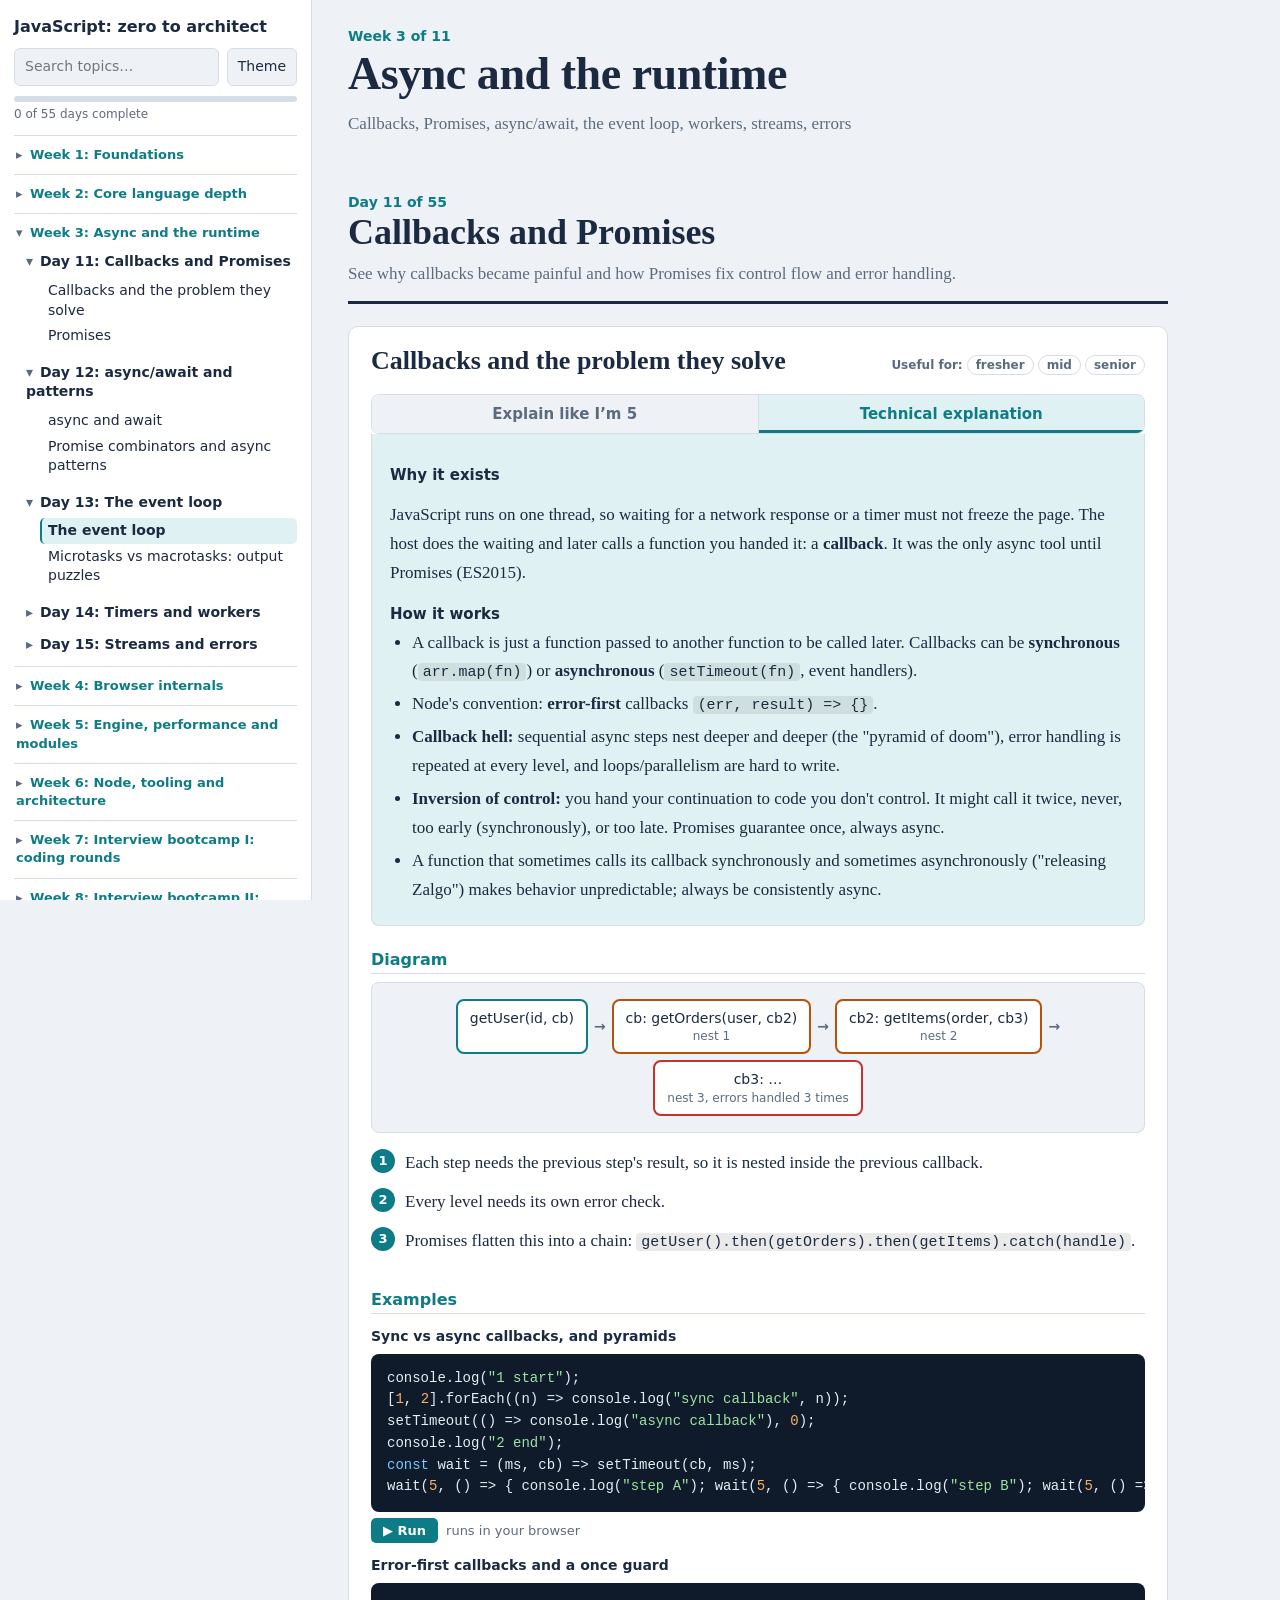
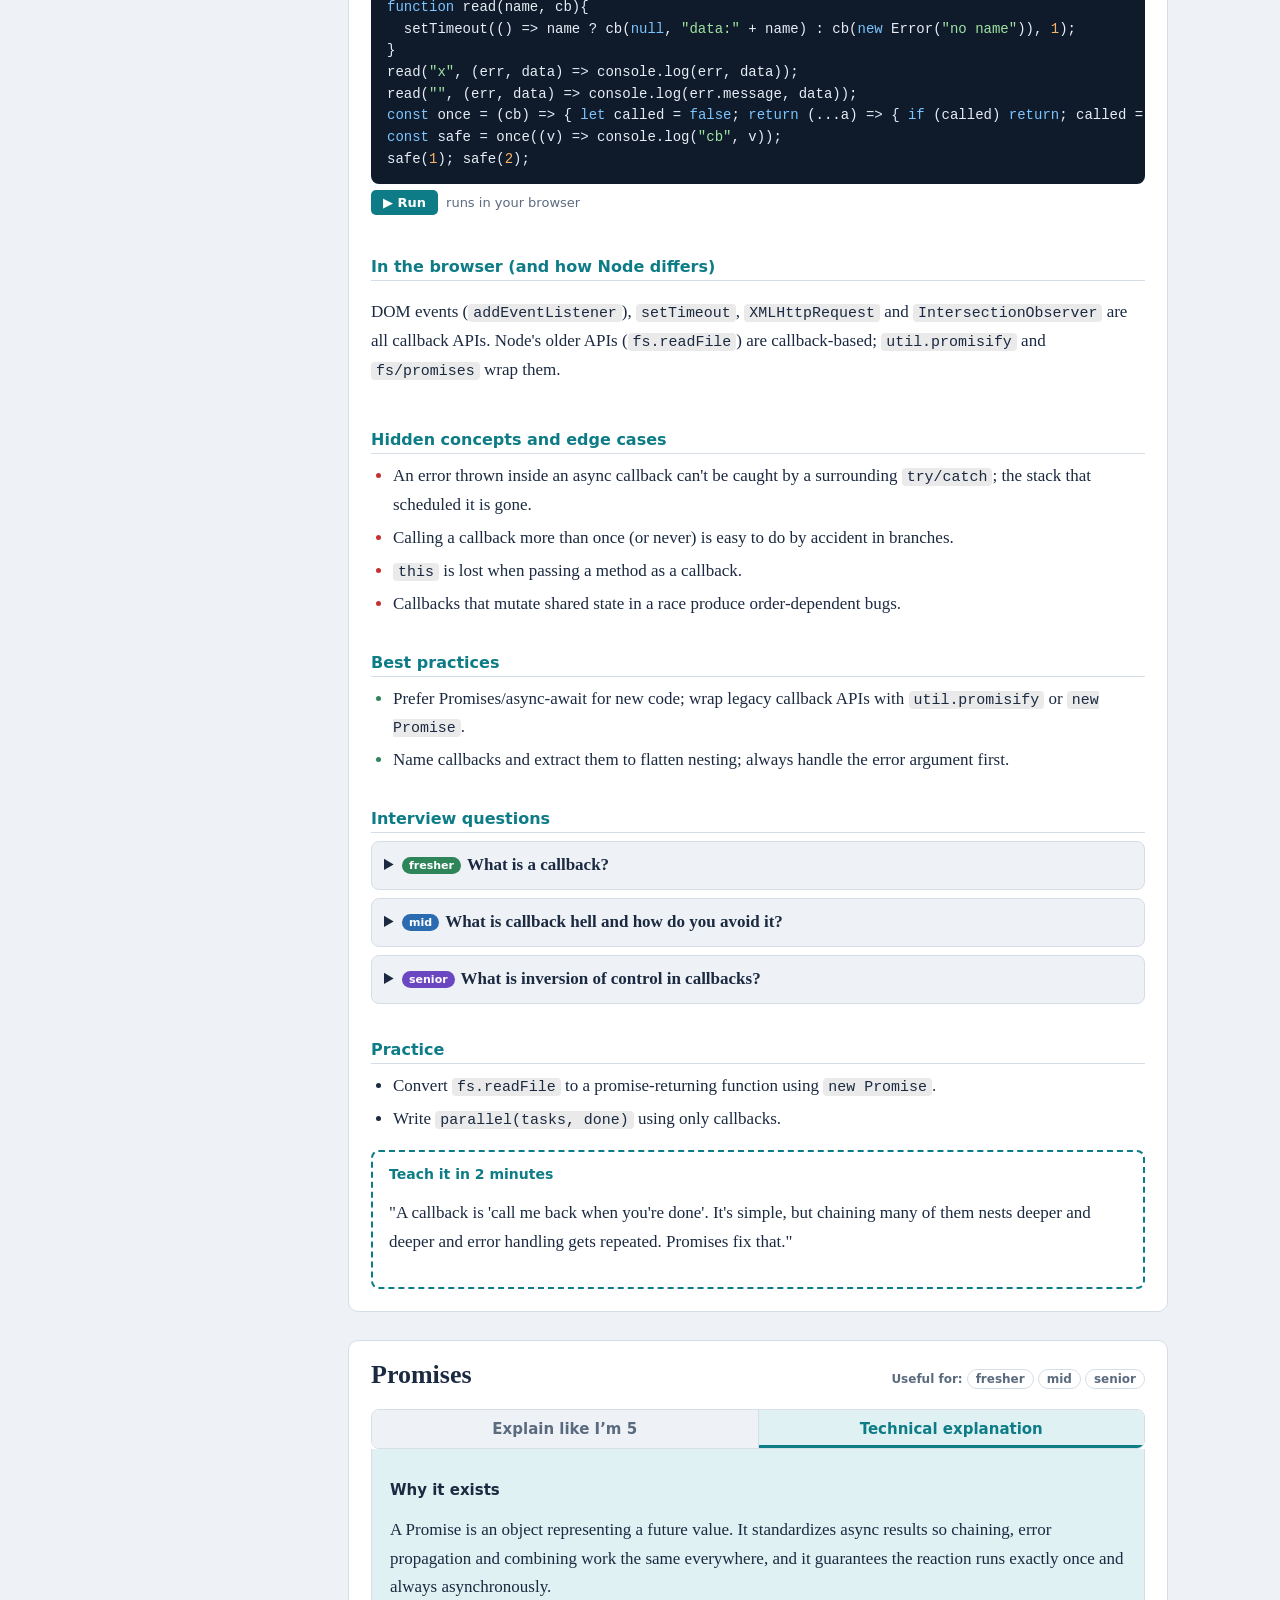
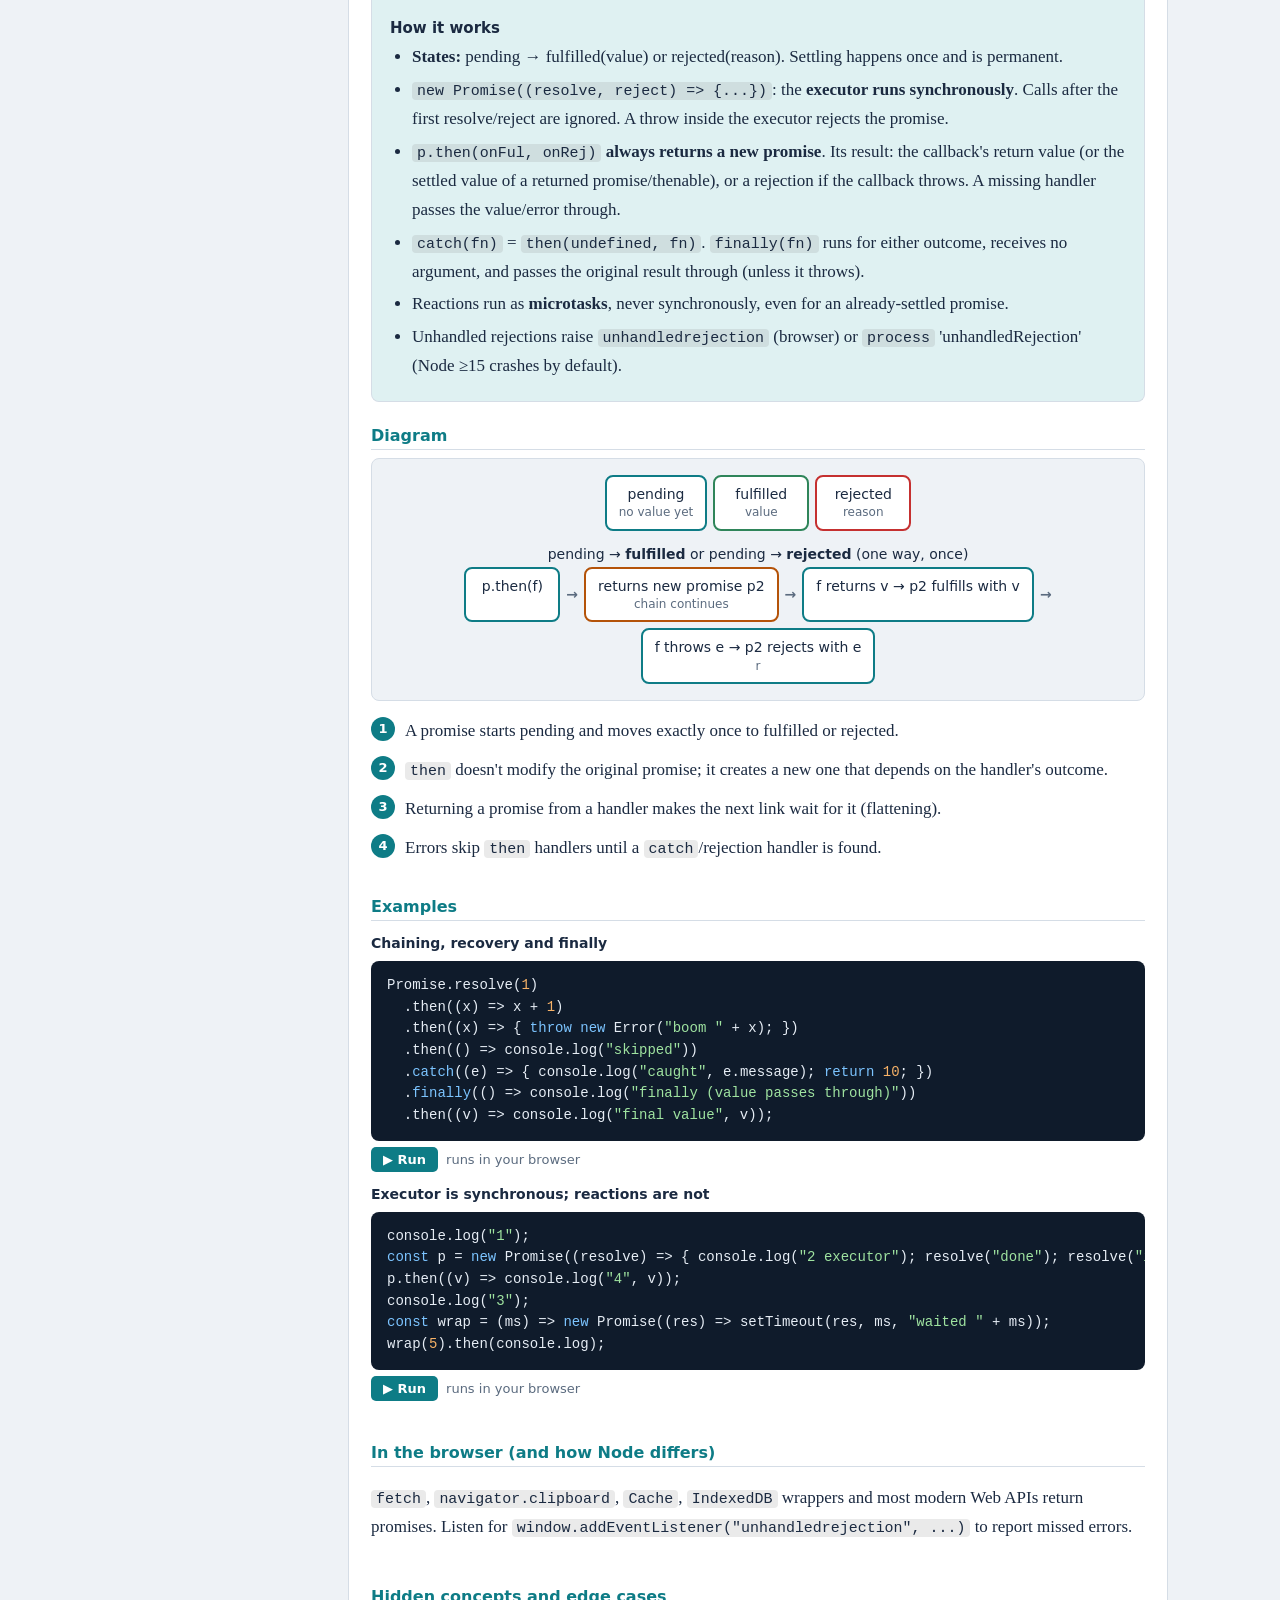
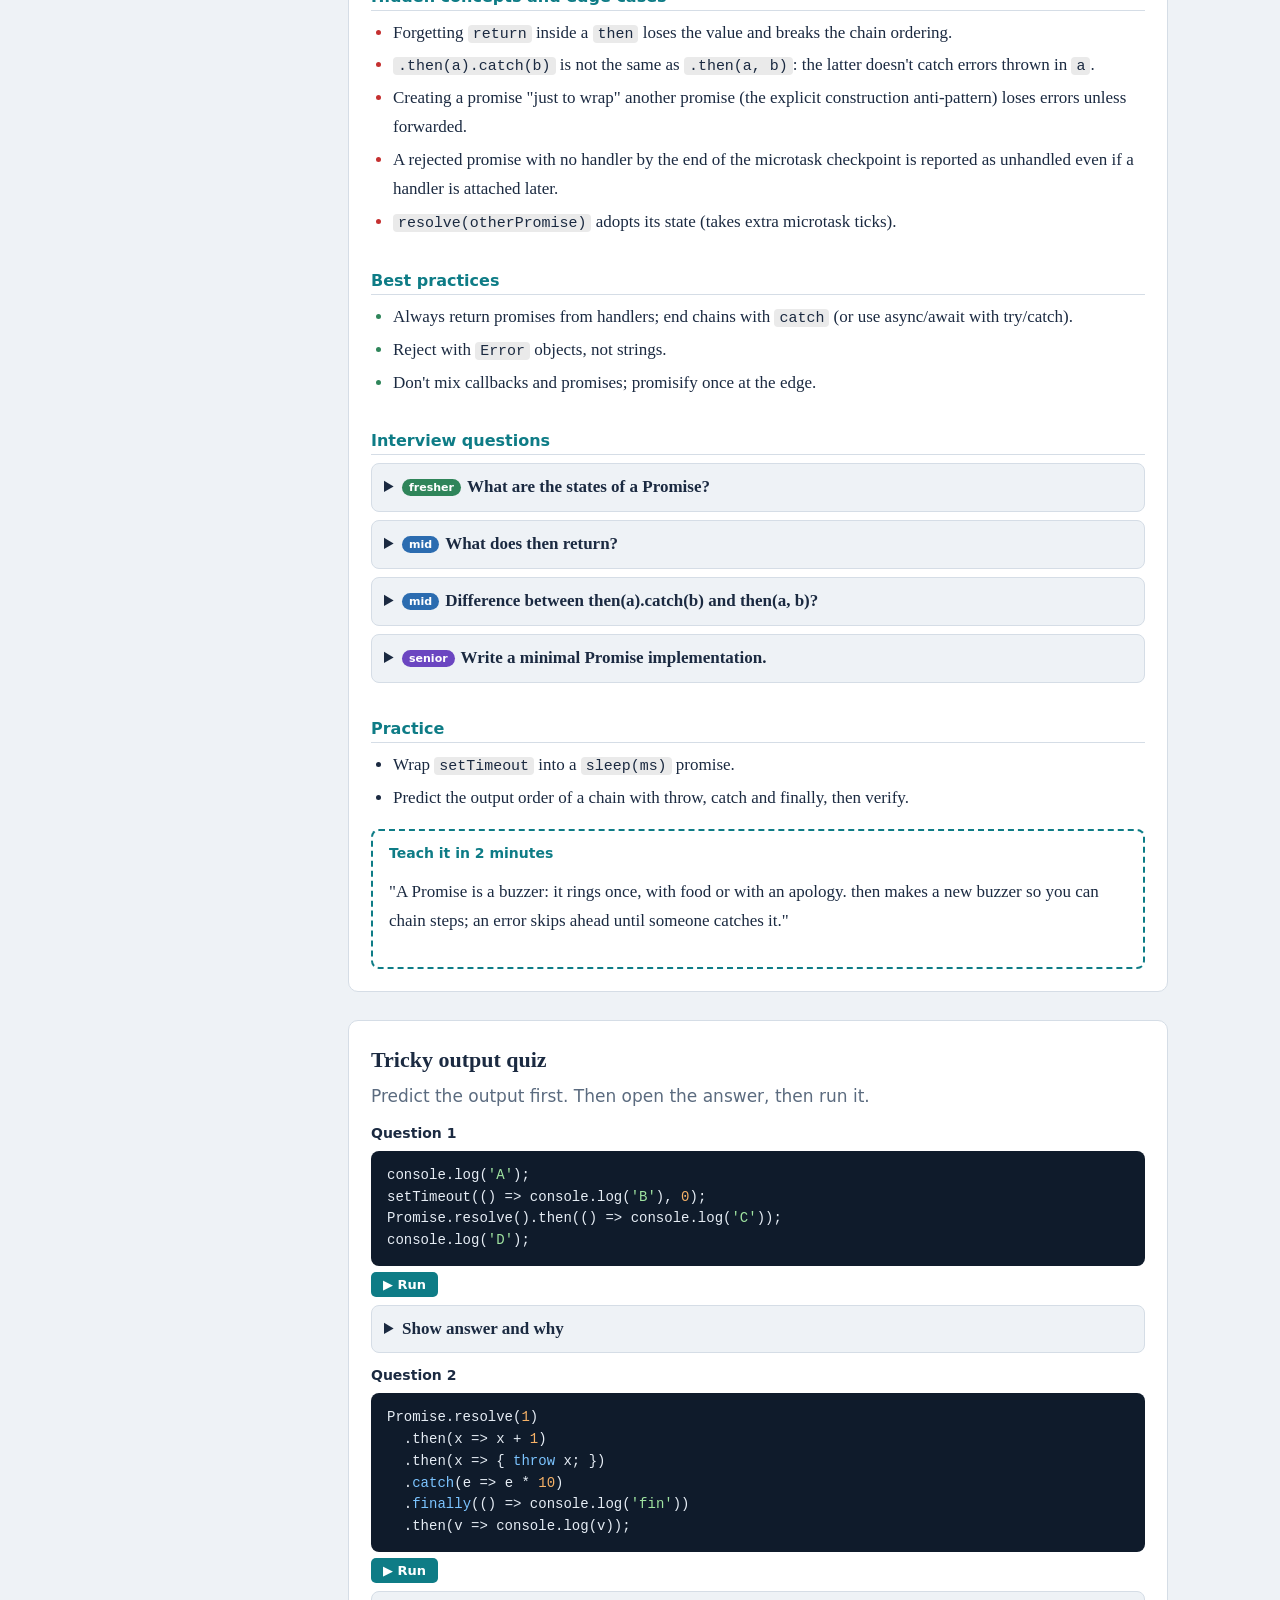
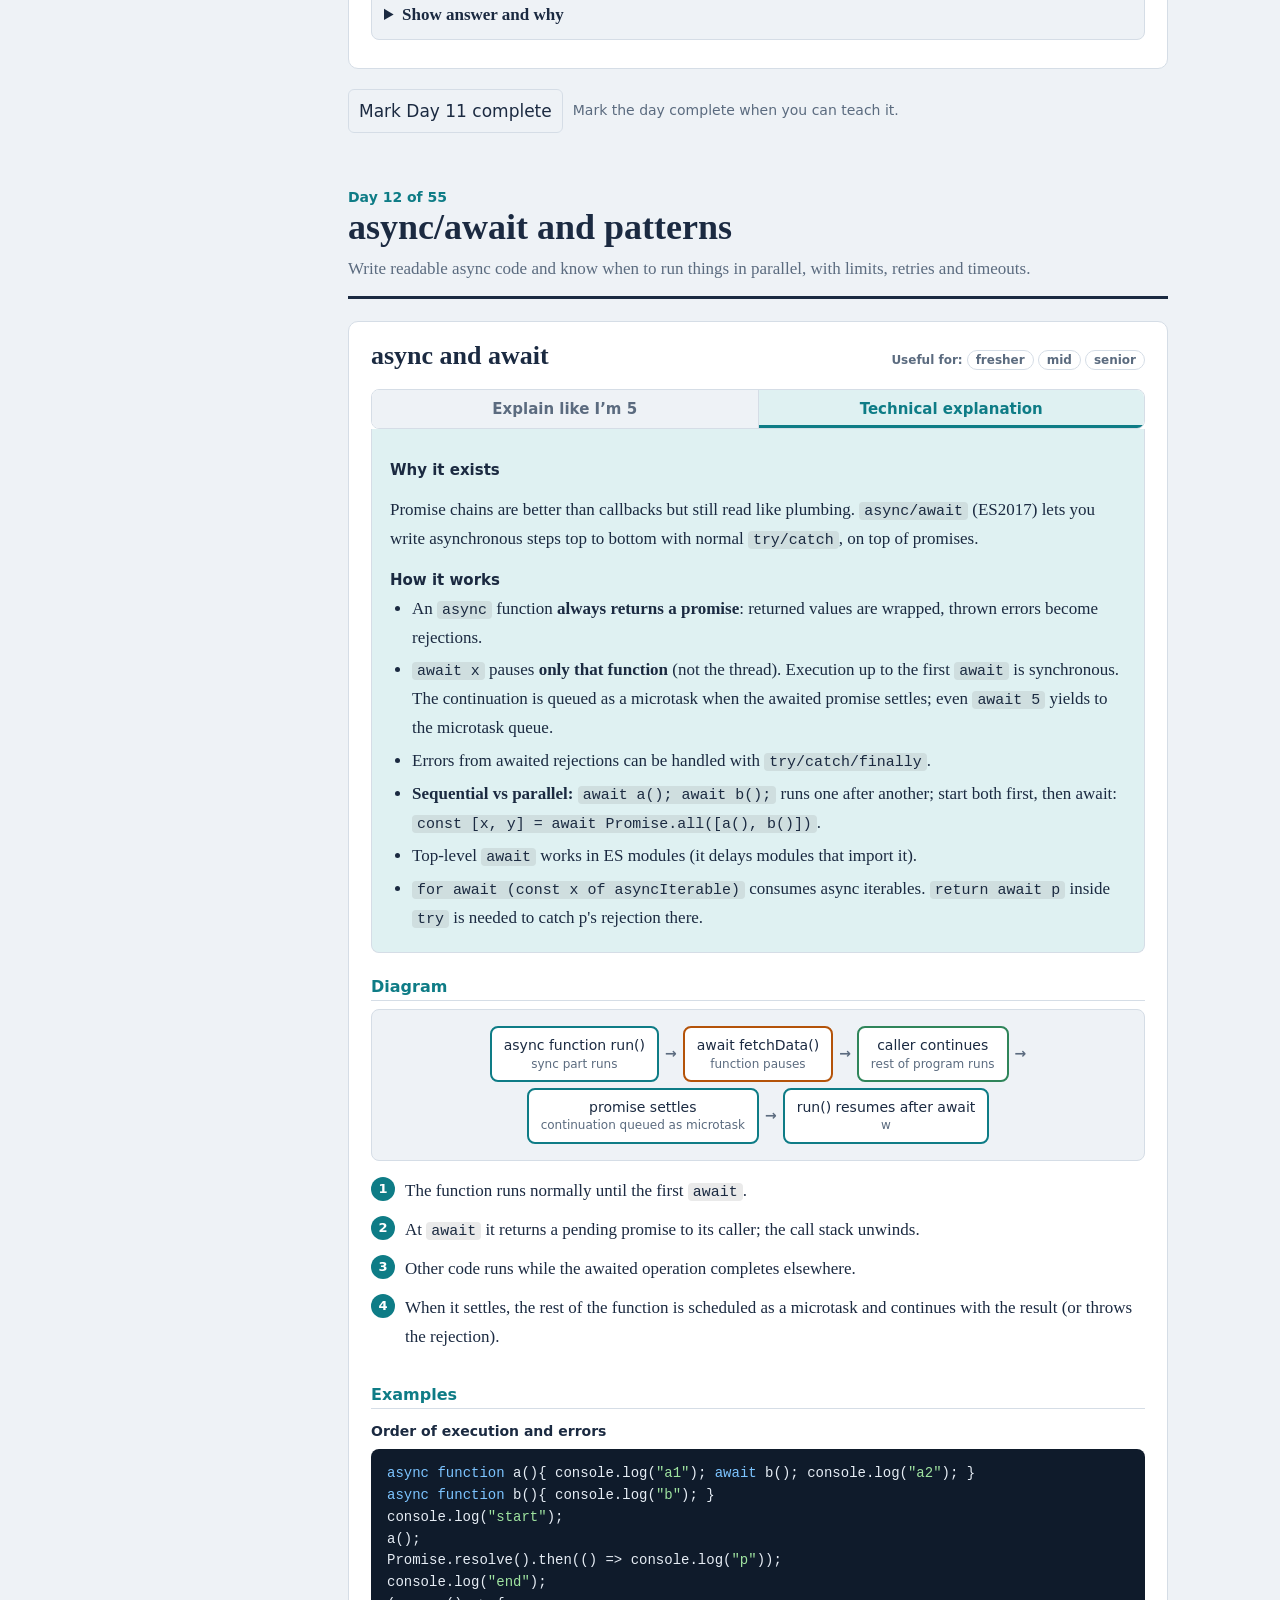
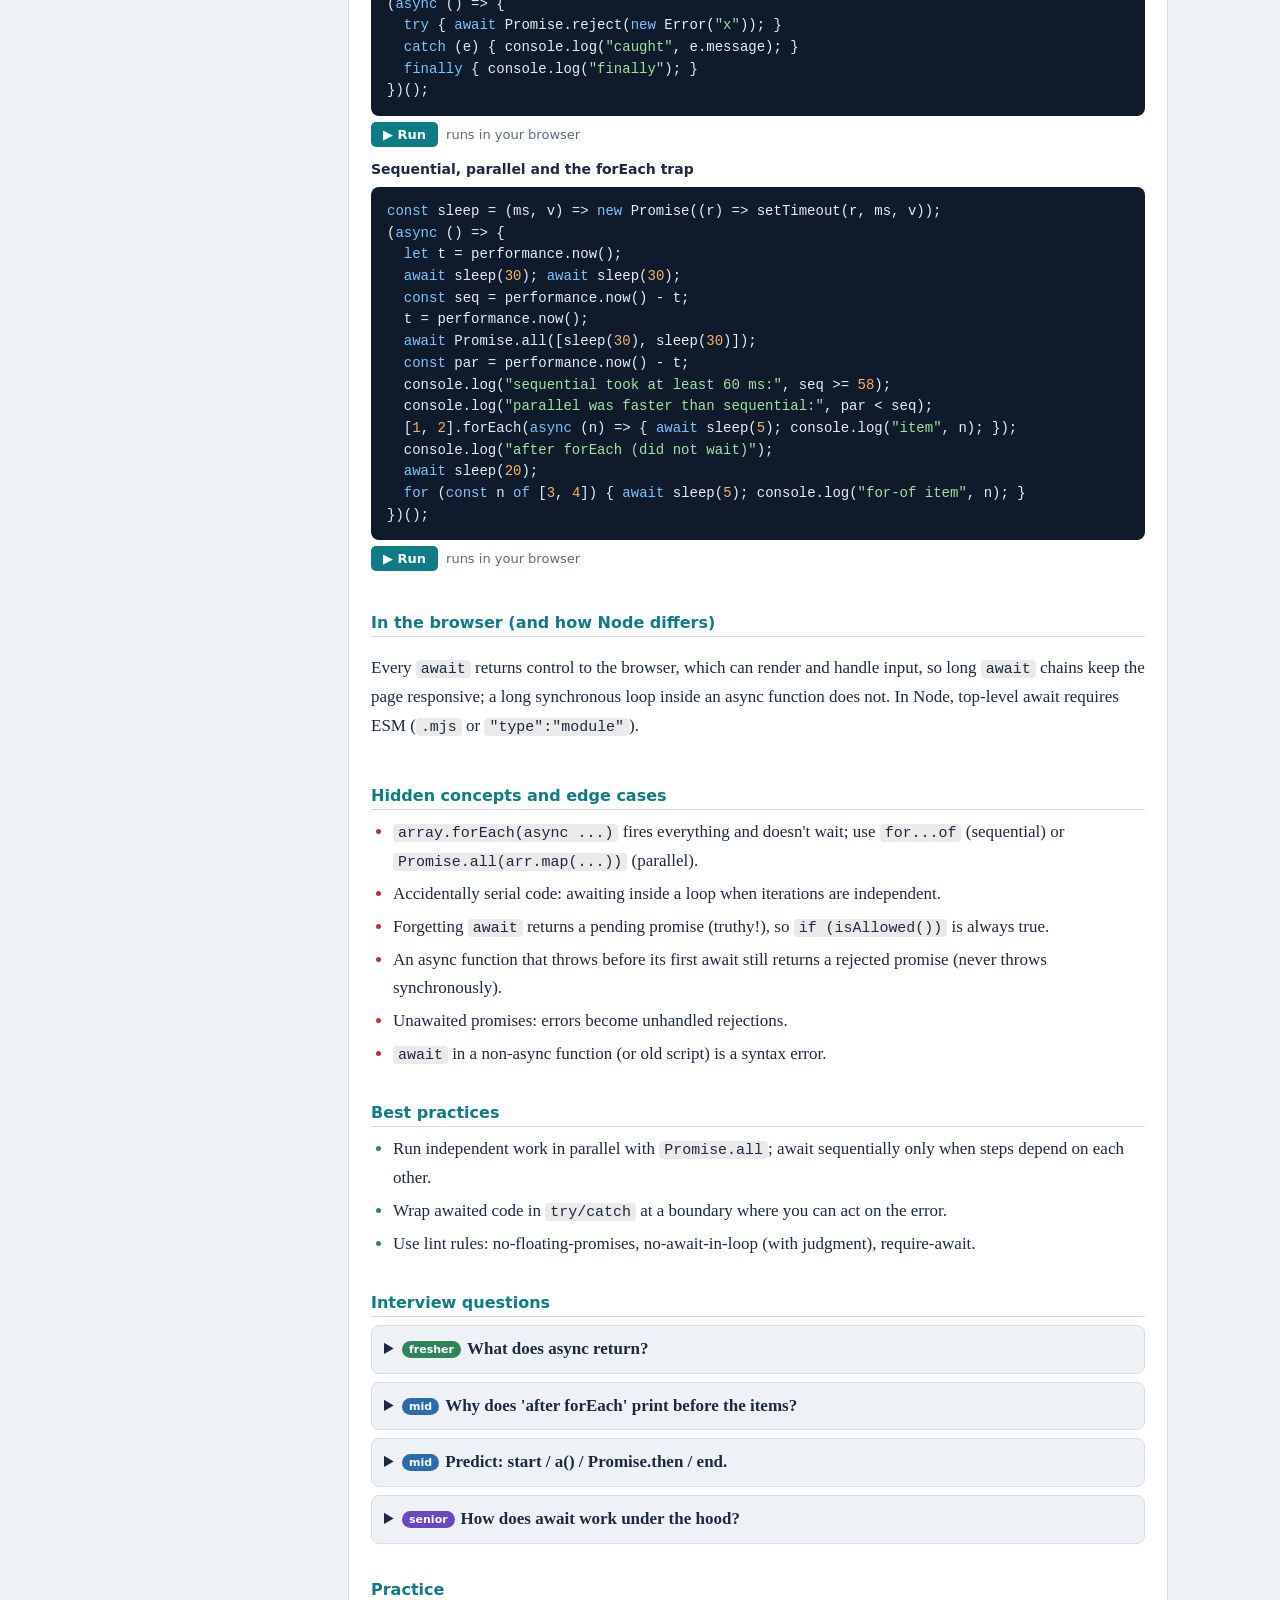
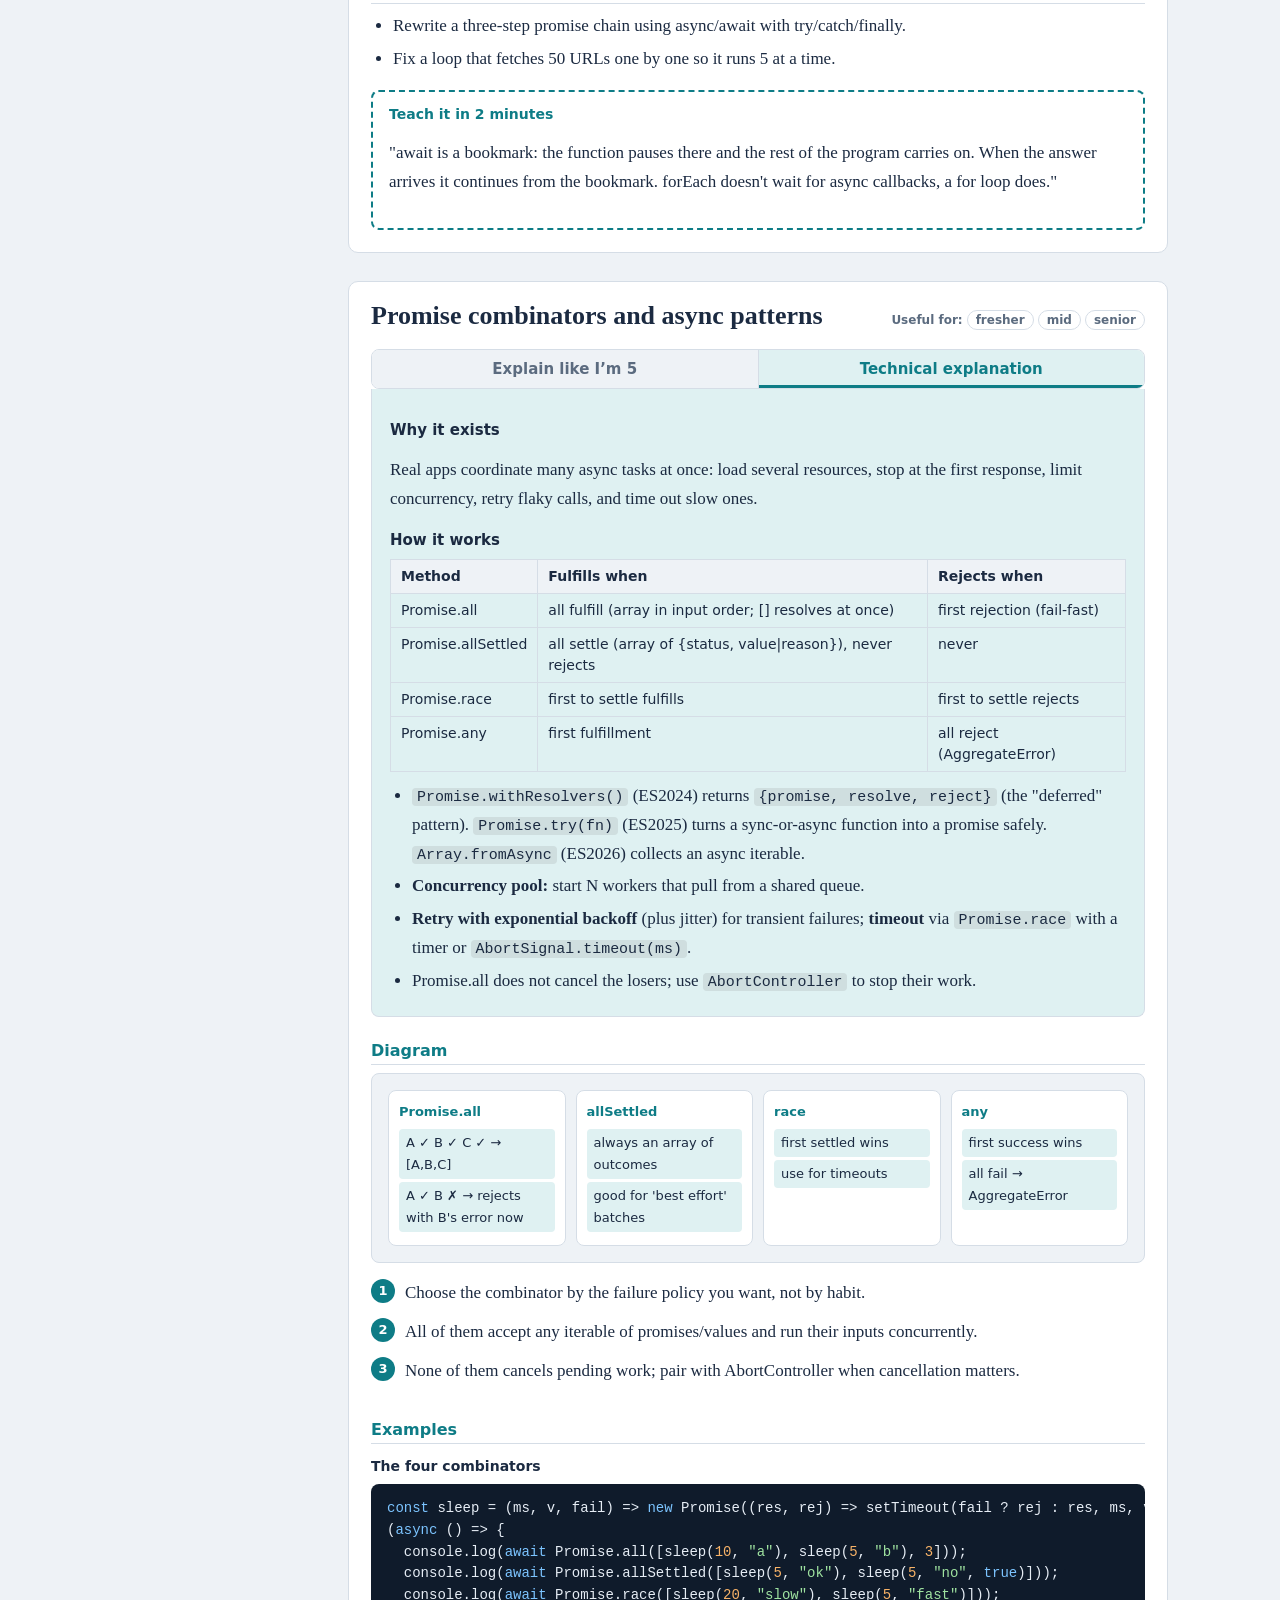
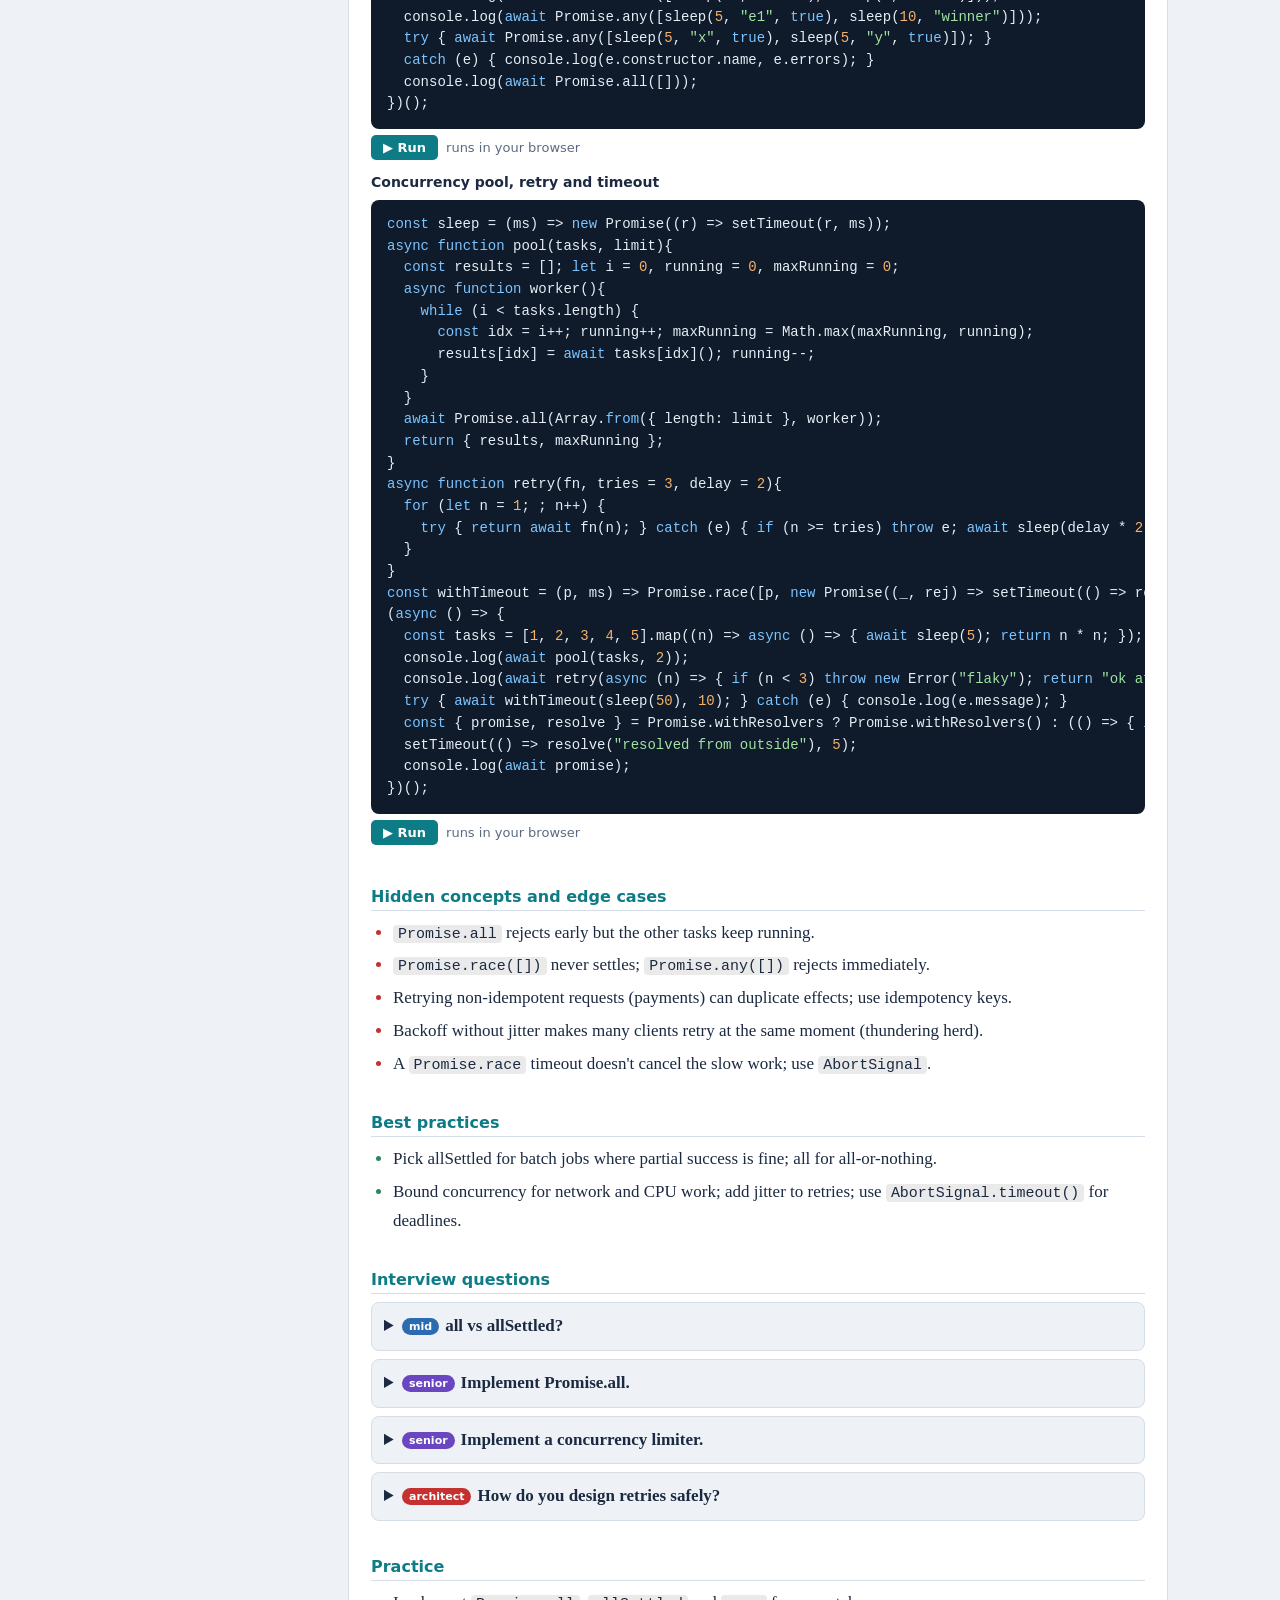
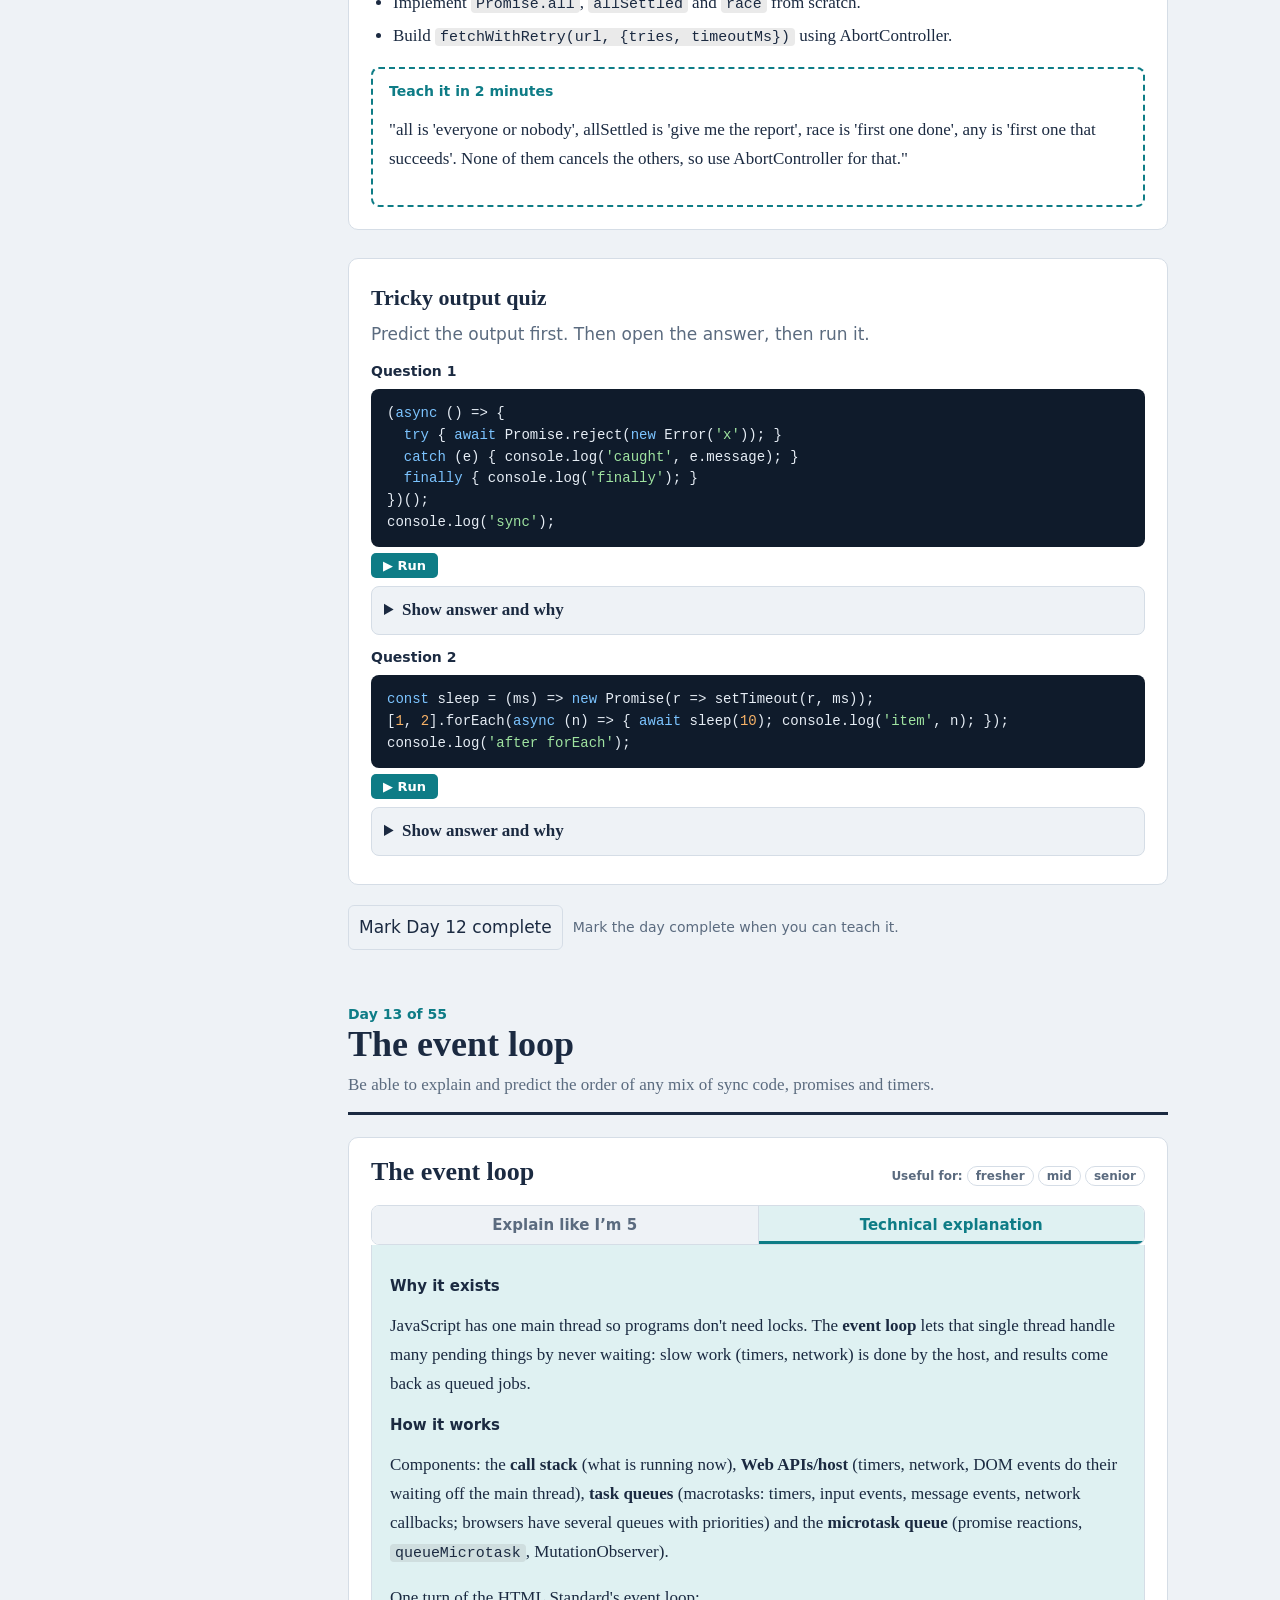
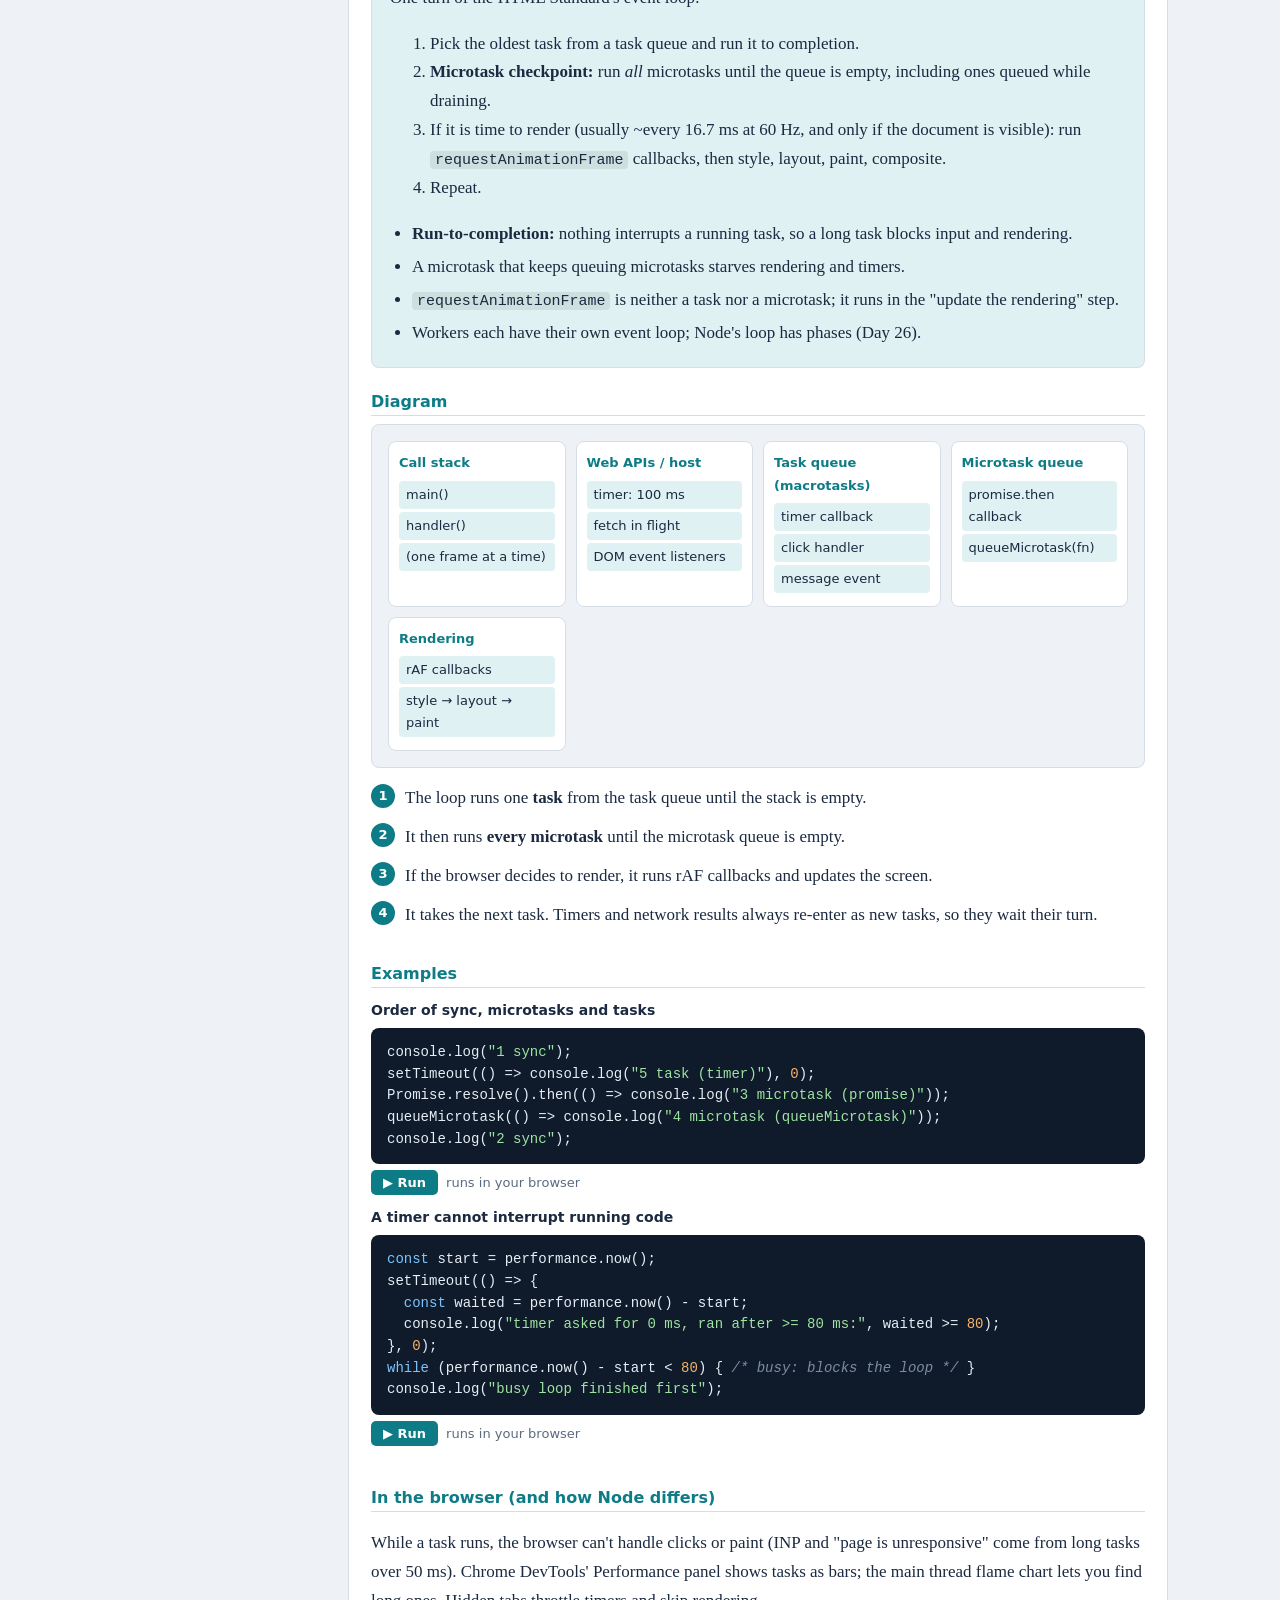
<file: js-course/week3.html>
<!DOCTYPE html>
<html lang="en"><head><meta charset="utf-8"><meta name="viewport" content="width=device-width,initial-scale=1">
<title>Week 3: Async and the runtime | JavaScript Zero to Architect</title><style>
:root{--bg:#eef2f6;--card:#fff;--ink:#1b2a41;--muted:#5b6b7f;--line:#d5dde6;--accent:#0e7c86;--accent-soft:#dff1f2;--warm:#b45309;--warm-soft:#fdf0dc;--code:#0f1b2b;--code-ink:#e6edf5;--sbw:312px;--ok:#2f855a;--bad:#c53030}
[data-theme=dark]{--bg:#0e151d;--card:#16212d;--ink:#e6edf5;--muted:#93a4b8;--line:#263445;--accent:#4fd1c5;--accent-soft:#12303a;--warm:#f6ad55;--warm-soft:#33260f;--code:#0a1119;--code-ink:#dbe6f2}
*{box-sizing:border-box}html{scroll-behavior:smooth;scroll-padding-top:16px}
body{margin:0;background:var(--bg);color:var(--ink);font:17px/1.7 Charter,"Iowan Old Style",Georgia,serif}
a{color:var(--accent)}code,pre,kbd{font-family:ui-monospace,SFMono-Regular,Menlo,Consolas,monospace}
:focus-visible{outline:3px solid var(--accent);outline-offset:2px}
.ui{font-family:system-ui,-apple-system,"Segoe UI",Roboto,sans-serif}
#sidebar{position:fixed;inset:0 auto 0 0;width:var(--sbw);background:var(--card);border-right:1px solid var(--line);overflow-y:auto;padding:16px 14px 40px;font-family:system-ui,-apple-system,"Segoe UI",sans-serif;font-size:14px;line-height:1.4;z-index:20;transition:transform .2s}
#sidebar .brand{display:block;font-weight:700;font-size:16px;color:var(--ink);text-decoration:none;margin-bottom:10px}
#sidebar .tools{display:flex;gap:8px;margin-bottom:10px}
#search{flex:1;padding:8px 10px;border:1px solid var(--line);border-radius:6px;background:var(--bg);color:var(--ink);font:inherit}
.btn{border:1px solid var(--line);background:var(--bg);color:var(--ink);border-radius:6px;padding:7px 10px;font:inherit;cursor:pointer}
.btn:hover{border-color:var(--accent)}
.prog{height:6px;background:var(--line);border-radius:3px;overflow:hidden;margin:4px 0 4px}.prog i{display:block;height:100%;background:var(--accent);width:0}
.proglabel{color:var(--muted);font-size:12px;margin-bottom:12px}
#sidebar details{border-top:1px solid var(--line);padding:6px 0}
#sidebar summary{cursor:pointer;font-weight:700;padding:4px 2px;list-style:none}
#sidebar summary::-webkit-details-marker{display:none}
#sidebar summary:before{content:"▸";display:inline-block;width:14px;color:var(--muted)}
#sidebar details[open]>summary:before{content:"▾"}
#sidebar .wk>summary{font-size:13px;color:var(--accent)}
#sidebar .dy{margin-left:10px;border-top:0;padding:2px 0}
#sidebar .dy>summary{font-weight:600}
#sidebar ul{list-style:none;margin:2px 0 6px 16px;padding:0}
#sidebar li a{display:block;padding:3px 6px;border-radius:5px;color:var(--ink);text-decoration:none;border-left:2px solid transparent}
#sidebar li a:hover{background:var(--bg)}#sidebar li a.on{background:var(--accent-soft);border-left-color:var(--accent);font-weight:600}
#sidebar .tick{color:var(--ok);margin-left:4px}
#sidebar .hide{display:none}
main{margin-left:var(--sbw);padding:28px 36px 90px;max-width:calc(var(--sbw) + 940px)}
.wrap{max-width:820px}
#menu{display:none;position:fixed;top:10px;left:10px;z-index:30}
.weekhead{margin:0 0 28px}.weekhead .kicker{font:600 14px system-ui,sans-serif;color:var(--accent)}
.weekhead h1{font-size:clamp(30px,4.2vw,46px);line-height:1.12;margin:4px 0 10px;letter-spacing:-.01em}
.weekhead p{color:var(--muted);margin:0}
.day{margin-top:56px}
.dayhead{border-bottom:3px solid var(--ink);padding-bottom:12px;margin-bottom:22px}
.dayhead .dn{font:700 14px system-ui,sans-serif;color:var(--accent)}
.dayhead h2{font-size:clamp(26px,3.2vw,36px);margin:2px 0 6px;line-height:1.15}
.dayhead .goal{margin:0;color:var(--muted)}
.topic{background:var(--card);border:1px solid var(--line);border-radius:10px;margin:0 0 28px;overflow:hidden}
.topic>header{padding:18px 22px 6px;display:flex;flex-wrap:wrap;gap:8px 14px;align-items:baseline;justify-content:space-between}
.topic h3{margin:0;font-size:26px;line-height:1.2}
.lvls{font:600 12px system-ui,sans-serif;color:var(--muted)}
.lvls b{display:inline-block;padding:2px 8px;border:1px solid var(--line);border-radius:99px;margin-left:4px;font-weight:600}
.tabs{display:flex;margin:12px 22px 0;border:1px solid var(--line);border-radius:8px;overflow:hidden;font-family:system-ui,sans-serif}
.tabs button{flex:1;padding:10px 12px;border:0;background:var(--bg);color:var(--muted);font:600 15px system-ui,sans-serif;cursor:pointer;border-right:1px solid var(--line)}
.tabs button:last-child{border-right:0}
.tabs button[aria-selected=true].t-eli{background:var(--warm-soft);color:var(--warm);box-shadow:inset 0 -3px 0 var(--warm)}
.tabs button[aria-selected=true].t-tech{background:var(--accent-soft);color:var(--accent);box-shadow:inset 0 -3px 0 var(--accent)}
.pane{margin:0 22px;padding:16px 18px;border:1px solid var(--line);border-top:0;border-radius:0 0 8px 8px}
.pane.p-eli{background:var(--warm-soft)}.pane.p-tech{background:var(--accent-soft)}
.pane[hidden]{display:none}.pane p:first-child{margin-top:0}.pane>*:last-child{margin-bottom:0}
.pane h5,.blk h4{font:700 15px system-ui,sans-serif;margin:16px 0 4px}
.blk{padding:6px 22px 4px}.blk h4{font-size:16px;margin:18px 0 8px;color:var(--accent);border-bottom:1px solid var(--line);padding-bottom:4px}
.blk:last-child{padding-bottom:18px}
code{background:rgba(127,127,127,.16);padding:1px 5px;border-radius:4px;font-size:.88em}
pre{margin:10px 0;background:var(--code);color:var(--code-ink);padding:14px 16px;border-radius:8px;overflow-x:auto;font-size:14px;line-height:1.55}
pre code{background:none;padding:0;font-size:inherit}
.k{color:#7cc4ff}.s{color:#9fe3a0}.c{color:#7d8da1;font-style:italic}.n{color:#f7b267}
.ex{margin:14px 0}.ex .et{font:600 14px system-ui,sans-serif;margin-bottom:2px}
.ex .bar{display:flex;gap:8px;align-items:center;margin:-4px 0 6px;font:13px system-ui,sans-serif}
.run{background:var(--accent);color:#fff;border:0;border-radius:5px;padding:5px 12px;font:600 13px system-ui,sans-serif;cursor:pointer}
[data-theme=dark] .run{color:#06222a}
.out{white-space:pre-wrap;background:#06101a;color:#b9f3c0;border-left:4px solid var(--ok);padding:10px 14px;border-radius:6px;font:13px/1.5 ui-monospace,Menlo,monospace;margin:4px 0 8px}
.out:empty,.out[hidden]{display:none}
ul.pts{margin:6px 0;padding-left:22px}ul.pts li{margin:4px 0}
.gotcha li::marker{color:var(--bad)}.best li::marker{color:var(--ok)}
.diagram{background:var(--bg);border:1px solid var(--line);border-radius:8px;padding:16px;overflow-x:auto;font-family:system-ui,sans-serif;font-size:14px}
.diagram svg{max-width:100%;height:auto;display:block;margin:0 auto}
.flow{display:flex;flex-wrap:wrap;align-items:stretch;gap:6px;justify-content:center}
.flow.v{flex-direction:column;align-items:center}
.fb{background:var(--card);border:2px solid var(--accent);border-radius:8px;padding:8px 12px;text-align:center;line-height:1.3;min-width:96px}
.fb small{display:block;color:var(--muted);font-size:12px;margin-top:2px}
.fb.w{border-color:var(--warm)}.fb.g{border-color:var(--ok)}.fb.r{border-color:var(--bad)}
.ar{align-self:center;color:var(--muted);font-weight:700}
.flow.v .ar{transform:rotate(90deg);line-height:1}
.lane{display:grid;grid-template-columns:repeat(auto-fit,minmax(150px,1fr));gap:10px}
.lane>div{background:var(--card);border:1px solid var(--line);border-radius:8px;padding:10px}
.lane h6{margin:0 0 6px;font-size:13px;color:var(--accent)}
.lane .it{background:var(--accent-soft);border-radius:4px;padding:3px 7px;margin:3px 0;font-size:13px}
.dsteps{counter-reset:s;list-style:none;padding:0;margin:12px 0 0}
.dsteps li{counter-increment:s;position:relative;padding:4px 0 4px 34px;margin:2px 0}
.dsteps li:before{content:counter(s);position:absolute;left:0;top:4px;width:24px;height:24px;border-radius:50%;background:var(--accent);color:#fff;font:700 13px/24px system-ui,sans-serif;text-align:center}
[data-theme=dark] .dsteps li:before{color:#06222a}
details.iq{border:1px solid var(--line);border-radius:8px;margin:8px 0;background:var(--bg)}
details.iq summary{cursor:pointer;padding:9px 12px;font-weight:600}
details.iq .ans{padding:2px 14px 12px;border-top:1px solid var(--line)}
.badge{display:inline-block;font:700 11px system-ui,sans-serif;padding:2px 7px;border-radius:99px;margin-right:6px;vertical-align:1px;color:#fff}
.b-fresher{background:#2f855a}.b-mid{background:#2b6cb0}.b-senior{background:#6b46c1}.b-lead{background:#b7791f}.b-architect{background:#c53030}
.teach{margin:6px 22px 22px;padding:14px 16px;border:2px dashed var(--accent);border-radius:8px;background:var(--card)}
.teach b.h{font:700 14px system-ui,sans-serif;color:var(--accent);display:block;margin-bottom:4px}
.quiz{background:var(--card);border:1px solid var(--line);border-radius:10px;padding:6px 22px 14px;margin:0 0 20px}
.quiz h3{margin:14px 0 4px;font-size:22px}
.daydone{margin:14px 0 0;display:flex;gap:10px;align-items:center;font-family:system-ui,sans-serif}
.rev{background:var(--card);border:2px solid var(--ink);border-radius:10px;padding:8px 24px 16px;margin-top:56px}
.rev h2{margin:12px 0 4px}
.pager{display:flex;justify-content:space-between;margin-top:40px;font-family:system-ui,sans-serif}
.pager a{padding:10px 16px;border:1px solid var(--line);border-radius:8px;background:var(--card);text-decoration:none;font-weight:600}
#top{position:fixed;right:18px;bottom:18px;width:44px;height:44px;border-radius:50%;background:var(--accent);color:#fff;border:0;font-size:20px;cursor:pointer;display:none;z-index:15}
[data-theme=dark] #top{color:#06222a}
table{border-collapse:collapse;width:100%;font:14px/1.5 system-ui,sans-serif;margin:10px 0;display:block;overflow-x:auto}
th,td{border:1px solid var(--line);padding:6px 10px;text-align:left;vertical-align:top}th{background:var(--bg)}
/* index */
.hero{padding:34px 0 10px}.hero h1{font-size:clamp(36px,6vw,64px);line-height:1.05;margin:0 0 14px;letter-spacing:-.02em}
.hero p{font-size:19px;max-width:640px;color:var(--muted)}
.cta{display:inline-block;margin:6px 10px 6px 0;padding:11px 20px;border-radius:8px;font:700 15px system-ui,sans-serif;text-decoration:none;background:var(--accent);color:#fff}
[data-theme=dark] .cta{color:#06222a}.cta.alt{background:transparent;color:var(--ink);border:1px solid var(--line)}
.wkgrid{display:grid;gap:18px;margin:22px 0}
.wkcard{background:var(--card);border:1px solid var(--line);border-radius:10px;padding:14px 20px}
.wkcard h3{margin:0 0 2px}.wkcard .sub{color:var(--muted);font:14px system-ui,sans-serif;margin-bottom:8px}
.wkcard .dd{margin:8px 0;font-family:system-ui,sans-serif;font-size:15px}
.wkcard .dd b a{color:var(--ink);text-decoration:none}.wkcard .dd span a{font-size:13px;margin-right:10px}
@media(max-width:900px){#sidebar{transform:translateX(-105%)}body.nav #sidebar{transform:none;box-shadow:0 0 40px rgba(0,0,0,.4)}main{margin-left:0;padding:60px 16px 80px}#menu{display:block}.tabs{margin-left:12px;margin-right:12px}.pane,.teach{margin-left:12px;margin-right:12px}.blk{padding-left:12px;padding-right:12px}}
@media(prefers-reduced-motion:reduce){html{scroll-behavior:auto}#sidebar{transition:none}}
@media print{#sidebar,#menu,#top,.run,.tabs,.daydone,.pager{display:none!important}main{margin:0;padding:0}.pane[hidden]{display:block!important}.topic{break-inside:avoid-page}details>*{display:block!important}.out{display:none}body{background:#fff;color:#000;font-size:12px}}
/* layout fixes: sidebar overflow, menu button overlap */
#sidebar{overflow-x:hidden}
#search{min-width:0;width:0}
#sidebar .tools .btn{flex:none}
#menu{font-family:system-ui,-apple-system,"Segoe UI",sans-serif;background:var(--card);box-shadow:0 2px 8px rgba(0,0,0,.18)}
@media(max-width:900px){html{scroll-padding-top:68px}#sidebar{padding-top:60px}}

</style></head>
<body><button id="menu" class="btn ui" aria-label="Open menu">☰ Menu</button><nav id="sidebar" aria-label="Course navigation"></nav><main></main><button id="top" aria-label="Back to top">↑</button>
<script>
window.COURSE=[
{w:1,file:"week1.html",title:"Foundations",sub:"From zero: how JS runs, values, coercion, functions, scope, this, strings, arrays, objects",days:[
{n:1,t:"Getting started: values and variables",tp:[["d1-intro","What JavaScript is and how it runs","history engine console script strict"],["d1-vars","Variables: var, let, const","declare hoist block"],["d1-types","Data types and typeof","primitive object null undefined bigint symbol"]]},
{n:2,t:"Numbers, coercion and control flow",tp:[["d2-numbers","Numbers, operators and floating point","float bigint nan infinity math"],["d2-coercion","Type coercion and equality","== === truthy falsy toprimitive"],["d2-control","Control flow and loops","if switch for while break label"]]},
{n:3,t:"Functions, scope and hoisting",tp:[["d3-functions","Functions in depth","arrow default rest arguments iife"],["d3-scope","Scope and the scope chain","lexical block global"],["d3-hoisting","Hoisting and the temporal dead zone","tdz var let"]]},
{n:4,t:"this, strings and regular expressions",tp:[["d4-this","The this keyword","bind call apply arrow"],["d4-strings","Strings, Unicode and template literals","utf-16 emoji intl segmenter"],["d4-regex","Regular expressions","regexp escape named groups"]]},
{n:5,t:"Arrays, objects, collections and dates",tp:[["d5-arrays","Arrays and their methods","map filter reduce sort holes toSorted"],["d5-objects","Objects, property order and copying","spread freeze groupBy"],["d5-collections","Map, Set, WeakMap and WeakSet","set methods union"],["d5-dates","Dates and Temporal","date timezone temporal"]]}]},
{w:2,file:"week2.html",title:"Core language depth",sub:"Closures, prototypes, classes, iterators, generators, Proxy, immutability",days:[
{n:6,t:"Closures",tp:[["d6-closures","Closures","lexical environment loop"],["d6-closure-uses","Closure patterns: once, memoize, modules","private state"]]},
{n:7,t:"Prototypes",tp:[["d7-prototypes","The prototype chain","__proto__ inheritance"],["d7-new","new, constructors and Object.create","constructor"]]},
{n:8,t:"Classes",tp:[["d8-classes","Classes","extends super"],["d8-private","Private fields, static blocks and accessors","# getter setter decorators"]]},
{n:9,t:"Iterators and generators",tp:[["d9-iterators","Iterators and iterables","symbol.iterator for of"],["d9-generators","Generators","yield"],["d9-helpers","Iterator helpers (ES2025/26)","lazy take drop"]]},
{n:10,t:"Destructuring, Proxy and immutability",tp:[["d10-destructuring","Destructuring, spread and rest","default"],["d10-symbol","Symbols, Proxy and Reflect","metaprogramming"],["d10-immutable","Immutability, structuredClone and using","freeze dispose"]]}]},
{w:3,file:"week3.html",title:"Async and the runtime",sub:"Callbacks, Promises, async/await, the event loop, workers, streams, errors",days:[
{n:11,t:"Callbacks and Promises",tp:[["d11-callbacks","Callbacks and the problem they solve","callback hell"],["d11-promises","Promises","then catch finally"]]},
{n:12,t:"async/await and patterns",tp:[["d12-async","async and await","try catch"],["d12-combinators","Promise combinators and async patterns","all allSettled any race pool retry"]]},
{n:13,t:"The event loop",tp:[["d13-eventloop","The event loop","call stack queue"],["d13-puzzles","Microtasks vs macrotasks: output puzzles","queueMicrotask"]]},
{n:14,t:"Timers and workers",tp:[["d14-timers","Timers and scheduling","setTimeout raf clamping"],["d14-workers","Web Workers and concurrency","postMessage transfer"]]},
{n:15,t:"Streams and errors",tp:[["d15-streams","Streams and AbortController","backpressure cancel"],["d15-errors","Error handling","unhandled rejection"]]}]},
{w:4,file:"week4.html",title:"Browser internals",sub:"DOM, events, rendering pipeline, storage, fetch and CORS, security",days:[
{n:16,t:"The DOM",tp:[["d16-dom","The DOM","tree node"],["d16-dom-ops","Working with the DOM efficiently","fragment"]]},
{n:17,t:"Events and observers",tp:[["d17-events","Event flow and delegation","capture bubble passive"],["d17-observers","Observers and custom events","intersection mutation resize"]]},
{n:18,t:"Rendering",tp:[["d18-pipeline","The browser rendering pipeline","parse style layout paint composite"],["d18-layout","Reflow, repaint and layout thrashing","forced reflow"]]},
{n:19,t:"Storage and the network",tp:[["d19-storage","Browser storage","localstorage indexeddb cookies quota"],["d19-fetch","fetch, HTTP and CORS","preflight"]]},
{n:20,t:"Security",tp:[["d20-xss","XSS, CSP and Trusted Types","innerhtml"],["d20-csrf","CSRF, cookies and auth storage","samesite"]]}]},
{w:5,file:"week5.html",title:"Engine, performance and modules",sub:"V8, garbage collection, leaks, Web Vitals, bundling, ES modules",days:[
{n:21,t:"Inside V8",tp:[["d21-v8","How V8 runs your code","ignition turbofan jit"],["d21-shapes","Hidden classes and inline caches","maps deopt"]]},
{n:22,t:"Memory",tp:[["d22-gc","Garbage collection","orinoco scavenger"],["d22-leaks","Memory leaks and how to find them","heap snapshot"]]},
{n:23,t:"Performance",tp:[["d23-vitals","Core Web Vitals and profiling","lcp inp cls"],["d23-patterns","Performance patterns: debounce, throttle, virtualization",""]]},
{n:24,t:"Bundling and loading",tp:[["d24-bundling","Bundling and tree-shaking","vite rolldown"],["d24-loading","Script loading and code splitting","async defer"]]},
{n:25,t:"Modules",tp:[["d25-esm","ES modules vs CommonJS","import require"],["d25-interop","Interop, dynamic import and import attributes","json modules"]]}]},
{w:6,file:"week6.html",title:"Node, tooling and architecture",sub:"Node.js, testing, patterns, state, rendering strategies, capstone",days:[
{n:26,t:"Node.js",tp:[["d26-node","Node.js essentials","fs path process"],["d26-nodeloop","The Node event loop","libuv nexttick setimmediate"]]},
{n:27,t:"Testing and tooling",tp:[["d27-testing","Testing JavaScript","vitest node:test mock"],["d27-tooling","Linting, formatting and TypeScript in context","eslint flat config"]]},
{n:28,t:"Patterns and state",tp:[["d28-patterns","Design patterns in JavaScript","observer factory singleton"],["d28-state","State management concepts","store immutable derived"]]},
{n:29,t:"Architecture",tp:[["d29-rendering","SSR, CSR, SSG, ISR and micro-frontends","hydration"],["d29-scale","Monorepos, API design and observability","pagination otel"]]},
{n:30,t:"Capstone",tp:[["d30-mock","Mock interview bank","fresher mid senior lead architect"],["d30-system","System design walkthrough","autocomplete"],["d30-cheat","Final cheat sheet","revision"]]}]},
{w:7,file:"week7.html",title:"Interview bootcamp I: coding rounds",sub:"Method, output puzzles, polyfills, async implementations, data structures, algorithms, UI machine coding",days:[
{n:31,t:"Interview method and output drills",tp:[["d31-method","The interview method: clarify, plan, code, test","big-o edge cases communication"],["d31-output","Output-prediction drills","hoisting this closure coercion event loop"]]},
{n:32,t:"Polyfills and utilities",tp:[["d32-fn-polyfills","Function polyfills: call, bind, curry, memoize, debounce","bind curry compose throttle"],["d32-data-polyfills","Data utilities: map, reduce, groupBy, deepEqual, get/set","flatten deep equal path"]]},
{n:33,t:"Async implementations",tp:[["d33-promise-impl","Implement a Promise and its combinators","thenable microtask all any"],["d33-async-utils","Async utilities: retry, timeout, limiter, dedupe","pool promisify"]]},
{n:34,t:"Classic classes and algorithm patterns",tp:[["d34-utilities","EventEmitter, LRU, rate limiter and Observable","token bucket pubsub"],["d34-dsa","Algorithm patterns in JavaScript","two pointers sliding window dp bfs"]]},
{n:35,t:"UI machine coding and DOM challenges",tp:[["d35-ui-widgets","Machine-coding rounds: widgets and accessibility","tabs aria keyboard autocomplete"],["d35-dom-challenges","DOM and virtual-DOM challenges","vdom diff delegation"]]}]},
{w:8,file:"week8.html",title:"Interview bootcamp II: architecture and leadership",sub:"System design toolkit, real-time, offline, performance cases, reliability, behavioral, trade-offs, final mock plan",days:[
{n:36,t:"Frontend system design toolkit",tp:[["d36-sd-toolkit","The design toolkit and back-of-envelope estimation","requirements capacity latency"],["d36-feed-chat","Design a news feed and a chat app","pagination optimistic websocket ordering"]]},
{n:37,t:"Real-time and offline systems",tp:[["d37-realtime","Real-time and collaborative systems","websocket sse crdt ot"],["d37-offline","Offline-first apps and PWAs","service worker cache outbox"]]},
{n:38,t:"Performance cases and reliability",tp:[["d38-perf-playbook","Performance playbook: why is the page slow?","triage lcp inp cls"],["d38-reliability","Reliability, security and safe rollout","feature flag canary circuit breaker"]]},
{n:39,t:"Leadership and decisions",tp:[["d39-behavioral","Behavioral and leadership interviews","star stories conflict"],["d39-decisions","Architecture decisions and trade-off debates","adr matrix monorepo"]]},
{n:40,t:"Final gauntlet",tp:[["d40-rapid-fire","Rapid-fire round: one-line answers","quick review"],["d40-final","Mock plan, rubric and day-before checklist","self assessment schedule"]]}]},
{w:9,file:"week9.html",title:"Gap-filler I: language depth",sub:"OOP and SOLID, functional programming, recursion, heaps, tries, graphs, binary data, Intl, debugging",days:[
{n:41,t:"Object-oriented programming",tp:[["d41-oop-pillars","OOP in JavaScript: the four pillars, composition and mixins","encapsulation inheritance polymorphism abstraction"],["d41-solid","SOLID in JavaScript and class-design exercises","parking lot dependency injection"]]},
{n:42,t:"Functional programming and recursion",tp:[["d42-fp","Functional programming in JavaScript","pure immutable compose maybe result"],["d42-recursion","Recursion, stack depth and trampolines","tail call memoization"]]},
{n:43,t:"Algorithms II",tp:[["d43-heap-trie","Heaps, priority queues and tries","min heap autocomplete median"],["d43-graphs","Graphs: BFS, DFS, topological sort, union-find, Dijkstra","shortest path islands"]]},
{n:44,t:"Binary data and internationalization",tp:[["d44-binary","Binary data: typed arrays, DataView, Blob and base64","arraybuffer endianness bitmask"],["d44-intl","Internationalization with Intl","locale plural currency timezone"]]},
{n:45,t:"Debugging",tp:[["d45-debug-tools","Debugging tools: DevTools, console and Node inspector","breakpoint logpoint source map"],["d45-debug-method","A debugging method: reproduce, minimize, bisect","delta debugging"]]}]},
{w:10,file:"week10.html",title:"Gap-filler II: browser platform",sub:"Routing, URLs, forms, files, accessibility, Web Components, graphics, device APIs, authentication, security",days:[
{n:46,t:"Routing and URLs",tp:[["d46-history-routing","Client-side routing and the History API","pushState popstate spa"],["d46-url-patterns","URLs, query state and safe redirects","urlsearchparams open redirect"]]},
{n:47,t:"Forms and files",tp:[["d47-forms-validation","Forms and the Constraint Validation API","formdata validity"],["d47-files-clipboard-dnd","Files, uploads, drag and drop, clipboard","blob file chunk upload"]]},
{n:48,t:"Accessibility and Web Components",tp:[["d48-a11y","Accessibility beyond widgets: WCAG, focus, contrast","screen reader aria live"],["d48-web-components","Web Components and Shadow DOM","custom elements slots"]]},
{n:49,t:"Graphics and device APIs",tp:[["d49-graphics-animation","Canvas, SVG and animation","canvas raf easing"],["d49-device-apis","Device and platform APIs and progressive enhancement","geolocation broadcastchannel locks"]]},
{n:50,t:"Authentication and security II",tp:[["d50-auth","Authentication: sessions, JWT, OAuth/PKCE, passwords","jwt oauth pkce pbkdf2"],["d50-web-security-extra","Security headers, SRI and supply chain","sri headers dependencies"]]}]},
{w:11,file:"week11.html",title:"Gap-filler III: backend, delivery and tools",sub:"Node APIs, streams, databases, caching, Git and CI, containers, WebAssembly, ASTs, final capstone",days:[
{n:51,t:"Node APIs and streams",tp:[["d51-node-http","Building an HTTP API in Node","router middleware rest"],["d51-node-streams-files","Streams, files and CLIs in Node","pipeline buffer gzip"]]},
{n:52,t:"Databases and caching",tp:[["d52-databases","Databases for JavaScript developers","sql index transaction n+1 injection"],["d52-caching","Caching layers and invalidation","cache-control etag stampede redis"]]},
{n:53,t:"Git, CI and deployment",tp:[["d53-git-ci","Git workflows and CI pipelines","rebase conventional commits semver"],["d53-containers-deploy","Containers, 12-factor and deployment","docker serverless graceful shutdown"]]},
{n:54,t:"Advanced runtime and tools",tp:[["d54-wasm-concurrency","WebAssembly, SharedArrayBuffer and Atomics","wasm memory atomics"],["d54-compilers-ast","How tools work: tokenizer, parser, AST","babel eslint pratt"]]},
{n:55,t:"Capstone II",tp:[["d55-integration","End-to-end blueprint: a feature through every layer","architecture checklist"],["d55-final-review","Final review: rapid-fire and updated study plan","self assessment"]]}]}
];
window.GLOSSARY=[
["Call stack","The structure that tracks which function is running and where to return. One stack per thread."],
["Closure","A function plus a live reference to the variables of the scope where it was created."],
["Coercion","Automatic or explicit conversion of a value from one type to another."],
["Event loop","The mechanism that takes tasks from queues and runs them one at a time on the call stack, draining microtasks between tasks."],
["Hoisting","Declarations are registered when a scope is created, before any line of that scope runs."],
["Hidden class (Map/shape)","V8's internal description of an object's property layout, shared by objects built the same way."],
["Inline cache","A per-call-site cache of the shapes seen, used to make property access fast."],
["Microtask","A small job (promise reaction, queueMicrotask) that runs as soon as the stack is empty, before the next task."],
["Prototype","The object another object delegates to when a property is not found on itself."],
["Reflow (layout)","Recomputing sizes and positions of elements."],
["Repaint","Redrawing pixels without recomputing layout."],
["Temporal dead zone","The span between entering a scope and the line that initializes a let, const or class binding. Access throws."],
["Tree-shaking","Removing unused exports from a bundle using static import/export analysis."],
["Hydration","Attaching JavaScript behavior to server-rendered HTML."],
["Backpressure","A consumer signalling a producer to slow down so memory does not grow without bound."],
["Origin","Scheme + host + port. The unit of the same-origin policy."],
["Preflight","An OPTIONS request the browser sends before a non-simple cross-origin request."],
["Structured clone","The browser algorithm for deep-copying values for postMessage, structuredClone and IndexedDB."],
["TDZ, ASI, IIFE","Temporal dead zone; automatic semicolon insertion; immediately invoked function expression."],
["ADR","Architecture Decision Record: a short document capturing a decision, its context, options and consequences."],
["CRDT","Conflict-free replicated data type: data that merges in any order and still converges."],
["Idempotent","An operation that can be repeated safely with the same final effect."],
["Hydration mismatch","Server and client render different HTML for the same component, causing errors or flicker."],
["PKCE","Proof Key for Code Exchange: a one-time secret that protects the OAuth authorization-code flow for public clients."],
["Idempotency key","A client-supplied id that makes a retried request safe to repeat."],
["Typed array","A fixed-type view over an ArrayBuffer (Uint8Array, Float32Array...) for binary data."],
["AST","Abstract syntax tree: the structured representation of source code that compilers and linters analyze."],
["INP","Interaction to Next Paint. The Core Web Vital for responsiveness. Good is 200 ms or less."]
];
window.LADDER=[
["Fresher","Days 1-5, 10-12","Types, coercion, scope, functions, this, arrays/objects, promises, DOM basics. Can predict output of small snippets and explain var/let/const. Interview prep: Days 31-32."],
["Mid-level","Days 6-9, 13-19","Closures, prototypes, classes, event loop, async patterns, events, storage, fetch. Can write polyfills (bind, debounce, Promise.all) and debug async order. Interview prep: Days 31-35."],
["Senior","Days 20-25","Security, V8 behavior, memory leaks, profiling, bundling, modules. Can diagnose a slow or leaking page and justify fixes with evidence. Interview prep: Days 33-38."],
["Lead","Days 26-28","Node internals, testing strategy, tooling, design patterns, state. Can set standards, review code and plan migrations. Interview prep: Days 38-39."],
["Architect","Days 29-30","Rendering strategies, micro-frontends, monorepos, API contracts, observability, budgets. Can choose, defend and de-risk system-level trade-offs. Interview prep: Days 36-40."]
];

</script><script>
(function(){
var $=function(s,r){return (r||document).querySelector(s)},$$=function(s,r){return Array.prototype.slice.call((r||document).querySelectorAll(s))};
function TOTAL(){return window.COURSE.reduce(function(a,w){return a+w.days.length},0)}
var esc=function(s){return String(s).replace(/&/g,'&amp;').replace(/</g,'&lt;').replace(/>/g,'&gt;')};
var RE=/(\/\/.*$)|(\/\*[\s\S]*?\*\/)|("(?:[^"\\\n]|\\.)*"|'(?:[^'\\\n]|\\.)*'|`(?:[^`\\]|\\.)*`)|\b(const|let|var|function|return|if|else|for|while|do|switch|case|break|continue|new|class|extends|super|this|typeof|instanceof|in|of|async|await|try|catch|finally|throw|import|export|from|default|yield|static|null|undefined|true|false|void|delete)\b|\b(\d[\d_]*(?:\.\d+)?n?)\b/gm;
function hl(code){return esc(code).replace(RE,function(m,a,b,s,k,n){return (a||b)?'<span class="c">'+m+'</span>':s?'<span class="s">'+m+'</span>':k?'<span class="k">'+m+'</span>':'<span class="n">'+m+'</span>'})}
function store(k,v){try{if(v===undefined)return JSON.parse(localStorage.getItem(k));localStorage.setItem(k,JSON.stringify(v))}catch(e){return null}}
/* diagram helpers exposed to week files */
window.flow=function(items,o){o=o||{};return '<div class="flow'+(o.v?' v':'')+'">'+items.map(function(x,i){var c='',t=x,sm='';if(Array.isArray(x)){t=x[0];sm=x[1]||'';c=x[2]||''}return (i&&!o.plain?'<span class="ar">→</span>':'')+'<div class="fb '+c+'">'+t+(sm?'<small>'+sm+'</small>':'')+'</div>'}).join('')+'</div>'};
window.lanes=function(cols){return '<div class="lane">'+cols.map(function(c){return '<div><h6>'+c[0]+'</h6>'+c[1].map(function(i){return '<div class="it">'+i+'</div>'}).join('')+'</div>'}).join('')+'</div>'};
/* inspect for Run output */
function ins(v,d,seen){d=d||0;seen=seen||[];
 if(typeof v==='string')return d?JSON.stringify(v):v;if(typeof v==='bigint')return v+'n';
 if(typeof v==='symbol')return v.toString();if(typeof v==='function')return '[Function'+(v.name?': '+v.name:'')+']';
 if(Object.is(v,-0))return '-0';if(v===null||typeof v!=='object')return String(v);
 if(seen.indexOf(v)>-1)return '[Circular]';if(d>3)return Array.isArray(v)?'[…]':'{…}';seen=seen.concat([v]);
 if(Array.isArray(v)){var s=[],h=0,e=function(){if(h){s.push('<'+h+' empty item'+(h>1?'s':'')+'>');h=0}};for(var i=0;i<v.length;i++){if(!(i in v)){h++;continue}e();s.push(ins(v[i],d+1,seen))}e();return '['+s.join(', ')+']'}
 if(v instanceof Map)return 'Map('+v.size+') {'+Array.from(v).map(function(p){return ins(p[0],d+1,seen)+' => '+ins(p[1],d+1,seen)}).join(', ')+'}';
 if(v instanceof Set)return 'Set('+v.size+') {'+Array.from(v).map(function(x){return ins(x,d+1,seen)}).join(', ')+'}';
 if(v instanceof Error)return v.name+': '+v.message;if(v instanceof Date)return isNaN(v)?'Invalid Date':v.toISOString();
 if(v instanceof Promise)return 'Promise {…}';
 var ks=Reflect.ownKeys(v).filter(function(k){return Object.getOwnPropertyDescriptor(v,k).enumerable});
 var pr=Object.getPrototypeOf(v),cn=pr===null?'[Object: null prototype] ':(v.constructor&&v.constructor!==Object&&v.constructor.name?v.constructor.name+' ':'');
 return cn+'{'+(ks.length?' '+ks.map(function(k){return (typeof k==='symbol'?'['+k.toString()+']':k)+': '+ins(v[k],d+1,seen)}).join(', ')+' ':'')+'}'}
function run(code,out){var L=[];out.hidden=false;var push=function(p,a){L.push(p+Array.prototype.map.call(a,function(x){return ins(x)}).join(' '));out.textContent=L.join('\n')};
 var con={log:function(){push('',arguments)},info:function(){push('',arguments)},warn:function(){push('⚠ ',arguments)},error:function(){push('✖ ',arguments)},table:function(x){push('',[x])}};
 out.textContent='';try{var r=new Function('console',code)(con);if(r&&r.then)r.catch(function(e){push('✖ ',[e])})}catch(e){push('✖ ',[e])}
 setTimeout(function(){if(!L.length)out.textContent='(no output)'},400)}
function list(a,c){return a&&a.length?'<ul class="pts '+c+'">'+a.map(function(x){return '<li>'+x+'</li>'}).join('')+'</ul>':''}
function topic(t){var h='<article class="topic" id="'+t.id+'"><header><h3>'+t.title+'</h3><div class="lvls">Useful for:'+(t.lv||['fresher','mid','senior']).map(function(l){return '<b>'+l+'</b>'}).join('')+'</div></header>';
 h+='<div class="tabs ui" role="tablist"><button class="t-eli" role="tab" aria-selected="false">Explain like I’m 5</button><button class="t-tech" role="tab" aria-selected="true">Technical explanation</button></div>';
 h+='<div class="pane p-eli" role="tabpanel" hidden>'+t.eli5+'</div>';
 h+='<div class="pane p-tech" role="tabpanel">'+(t.why?'<h5>Why it exists</h5>'+t.why+'<h5>How it works</h5>':'')+t.tech+'</div>';
 if(t.diagram)h+='<div class="blk"><h4>Diagram</h4><div class="diagram">'+t.diagram.html+'</div>'+(t.diagram.steps?'<ol class="dsteps">'+t.diagram.steps.map(function(s){return '<li>'+s+'</li>'}).join('')+'</ol>':'')+'</div>';
 if(t.ex&&t.ex.length)h+='<div class="blk"><h4>Examples</h4>'+t.ex.map(function(e){return '<div class="ex"><div class="et">'+e.t+'</div><pre><code>'+hl(e.code)+'</code></pre>'+(e.run===false?'':'<div class="bar"><button class="run">▶ Run</button><span style="color:var(--muted)">runs in your browser</span></div><div class="out" hidden></div>')+(e.note?'<div>'+e.note+'</div>':'')+'</div>'}).join('')+'</div>';
 if(t.browser)h+='<div class="blk"><h4>In the browser (and how Node differs)</h4>'+t.browser+'</div>';
 if(t.gotchas)h+='<div class="blk"><h4>Hidden concepts and edge cases</h4>'+list(t.gotchas,'gotcha')+'</div>';
 if(t.best)h+='<div class="blk"><h4>Best practices</h4>'+list(t.best,'best')+'</div>';
 if(t.iq)h+='<div class="blk"><h4>Interview questions</h4>'+t.iq.map(function(q){return '<details class="iq"><summary><span class="badge b-'+q[0]+'">'+q[0]+'</span>'+q[1]+'</summary><div class="ans">'+q[2]+'</div></details>'}).join('')+'</div>';
 if(t.practice)h+='<div class="blk"><h4>Practice</h4>'+list(t.practice,'')+'</div>';
 if(t.teach)h+='<div class="teach"><b class="h">Teach it in 2 minutes</b>'+t.teach+'</div>';
 return h+'</article>'}
function render(W){var C=window.COURSE,wi=W.w-1,h='<div class="wrap"><div class="weekhead"><div class="kicker">Week '+W.w+' of '+C.length+'</div><h1>'+C[wi].title+'</h1><p>'+C[wi].sub+'</p></div>';
 W.days.forEach(function(d){h+='<section class="day" id="day-'+d.n+'"><div class="dayhead"><div class="dn">Day '+d.n+' of '+TOTAL()+'</div><h2>'+d.title+'</h2><p class="goal">'+d.goal+'</p></div>';
  d.topics.forEach(function(t){h+=topic(t)});
  if(d.quiz)h+='<div class="quiz"><h3>Tricky output quiz</h3><p class="ui" style="color:var(--muted);margin:0">Predict the output first. Then open the answer, then run it.</p>'+d.quiz.map(function(q,i){return '<div class="ex"><div class="et">Question '+(i+1)+'</div><pre><code>'+hl(q.code)+'</code></pre><div class="bar"><button class="run">▶ Run</button></div><div class="out" hidden></div><details class="iq"><summary>Show answer and why</summary><div class="ans"><p><b>'+q.ans+'</b></p><p>'+q.why+'</p></div></details></div>'}).join('')+'</div>';
  h+='<div class="daydone ui"><button class="btn" data-done="'+d.n+'"></button><span style="color:var(--muted);font-size:14px">Mark the day complete when you can teach it.</span></div></section>'});
 if(W.revision)h+='<section class="rev" id="revision-w'+W.w+'"><h2>Week '+W.w+' revision sheet</h2>'+list(W.revision,'')+'</section>';
 var p=C[wi-1],n=C[wi+1];h+='<div class="pager">'+(p?'<a href="'+p.file+'">← Week '+p.w+': '+p.title+'</a>':'<a href="index.html">← Course index</a>')+(n?'<a href="'+n.file+'">Week '+n.w+': '+n.title+' →</a>':'<a href="index.html">Back to index</a>')+'</div></div>';
 $('main').innerHTML=h}
function sidebar(cur){var C=window.COURSE,h='<a class="brand" href="index.html">JavaScript: zero to architect</a><div class="tools"><input id="search" type="search" placeholder="Search topics…" aria-label="Search topics"><button class="btn" id="theme" title="Toggle light/dark" aria-label="Toggle theme">Theme</button></div><div class="prog"><i id="pbar"></i></div><div class="proglabel" id="plabel"></div>';
 C.forEach(function(w){h+='<details class="wk" '+(w.w===cur?'open':'')+'><summary>Week '+w.w+': '+w.title+'</summary>';
  w.days.forEach(function(d){h+='<details class="dy" data-day="'+d.n+'" '+(w.w===cur?'':'')+'><summary>Day '+d.n+': '+d.t+'<span class="tick" hidden>✓</span></summary><ul>'+d.tp.map(function(t){return '<li data-k="'+(t[1]+' '+d.t+' '+(t[2]||'')).toLowerCase()+'"><a href="'+(w.w===cur?'':w.file)+'#'+t[0]+'" data-id="'+t[0]+'">'+t[1]+'</a></li>'}).join('')+'</ul></details>'});h+='</details>'});
 $('#sidebar').innerHTML=h;
 $('#search').addEventListener('input',function(e){var q=e.target.value.trim().toLowerCase();$$('#sidebar li').forEach(function(li){li.classList.toggle('hide',!!q&&li.dataset.k.indexOf(q)<0)});$$('#sidebar details.dy').forEach(function(d){var any=$$('li:not(.hide)',d).length>0;d.classList.toggle('hide',!any);if(q)d.open=any});$$('#sidebar details.wk').forEach(function(d){var any=$$('details.dy:not(.hide)',d).length>0;d.classList.toggle('hide',!any);if(q)d.open=any})})}
function progress(){var done=store('jsc-done')||[];$$('[data-done]').forEach(function(b){var n=+b.dataset.done,on=done.indexOf(n)>-1;b.textContent=on?'✓ Day '+n+' complete (click to undo)':'Mark Day '+n+' complete'});$$('#sidebar details.dy').forEach(function(d){$('.tick',d).hidden=done.indexOf(+d.dataset.day)<0});$('#pbar').style.width=(done.length/TOTAL()*100)+'%';$('#plabel').textContent=done.length+' of '+TOTAL()+' days complete'}
function init(){var cur=window.WEEK?window.WEEK.w:0;
 var th=store('jsc-theme')||(matchMedia('(prefers-color-scheme: dark)').matches?'dark':'light');document.documentElement.dataset.theme=th;
 sidebar(cur);if(window.WEEK)render(window.WEEK);progress();
 var d=document;d.addEventListener('click',function(e){var t=e.target;
  if(t.id==='theme'){var n=document.documentElement.dataset.theme==='dark'?'light':'dark';document.documentElement.dataset.theme=n;store('jsc-theme',n)}
  if(t.id==='menu')d.body.classList.toggle('nav');
  if(t.closest&&t.closest('#sidebar a'))d.body.classList.remove('nav');
  if(t.id==='top')scrollTo({top:0});
  if(t.dataset&&t.dataset.done){var n=+t.dataset.done,a=store('jsc-done')||[],i=a.indexOf(n);if(i>-1)a.splice(i,1);else a.push(n);store('jsc-done',a);progress()}
  if(t.classList.contains('run')){var ex=t.closest('.ex');run(ex.querySelector('code').textContent,ex.querySelector('.out'))}
  if(t.getAttribute&&t.getAttribute('role')==='tab'){var tp=t.closest('.topic'),eli=t.classList.contains('t-eli');$$('.tabs button',tp).forEach(function(b){b.setAttribute('aria-selected',b===t)});$('.p-eli',tp).hidden=!eli;$('.p-tech',tp).hidden=eli}});
 var tg=$('#top');addEventListener('scroll',function(){tg.style.display=scrollY>600?'block':'none'});
 if(window.WEEK){store('jsc-last',location.pathname.split('/').pop());var io=new IntersectionObserver(function(es){es.forEach(function(en){if(en.isIntersecting){$$('#sidebar a.on').forEach(function(a){a.classList.remove('on')});var a=$('#sidebar a[data-id="'+en.target.id+'"]');if(a){a.classList.add('on');var dy=a.closest('details.dy');if(dy&&!dy.open&&!$('#search').value)dy.open=true}}})},{rootMargin:'-10% 0px -80% 0px'});$$('.topic').forEach(function(t){io.observe(t)});
  if(location.hash){var el=document.getElementById(location.hash.slice(1));if(el)setTimeout(function(){el.scrollIntoView()},50)}}}
document.addEventListener('DOMContentLoaded',init)})();

</script>
<script>
window.WEEK={w:3,revision:[
"<b>JavaScript runs one task at a time</b> (run-to-completion). Async work is done by the host (timers, network) and queued back as tasks.",
"<b>Event loop turn:</b> run one task, then drain the <i>entire</i> microtask queue, then (if due) run rendering steps. Then the next task.",
"<b>Microtasks:</b> promise reactions, <code>queueMicrotask</code>, MutationObserver. <b>Tasks:</b> timers, events, message, I/O callbacks.",
"<b>Promise:</b> pending → fulfilled/rejected once. <code>then</code> always returns a new promise; throwing inside becomes a rejection; the executor runs synchronously, reactions run async.",
"<b>await</b> pauses only the async function; the rest resumes in a microtask. <code>forEach(async …)</code> does not wait; use <code>for...of</code> or <code>Promise.all</code>.",
"<b>Combinators:</b> all (fail-fast), allSettled (never rejects), race (first settle), any (first fulfill, AggregateError if none).",
"<b>Timers</b> are minimum delays, nested timers clamp to ≥4 ms, hidden tabs are throttled. Use rAF for visuals and break long tasks to keep INP low.",
"<b>Workers</b> have their own event loop and no DOM; messages are structured-cloned, buffers can be transferred zero-copy.",
"<b>Backpressure</b> in streams stops fast producers from flooding slow consumers. <b>AbortController</b> cancels fetch, listeners and your own async work.",
"<b>Errors:</b> try/catch only sees synchronous throws and awaited rejections; always handle rejections; <code>finally</code> runs last and can override a return; use <code>cause</code> to chain errors."
],days:[
{n:11,title:"Callbacks and Promises",goal:"See why callbacks became painful and how Promises fix control flow and error handling.",topics:[
{id:"d11-callbacks",title:"Callbacks and the problem they solve",
eli5:`<p>At a busy restaurant you leave your phone number and the host <b>calls you back</b> when your table is ready. You don't stand there blocking the door. A callback is "here is my number; call me when you're done".</p><p>It works fine for one thing. But "call me when the table is ready, then call the cab when I finish eating, then call my friend when the cab arrives" becomes a tangle of phone numbers inside phone numbers.</p>`,
why:`<p>JavaScript runs on one thread, so waiting for a network response or a timer must not freeze the page. The host does the waiting and later calls a function you handed it: a <b>callback</b>. It was the only async tool until Promises (ES2015).</p>`,
tech:`<ul class="pts"><li>A callback is just a function passed to another function to be called later. Callbacks can be <b>synchronous</b> (<code>arr.map(fn)</code>) or <b>asynchronous</b> (<code>setTimeout(fn)</code>, event handlers).</li><li>Node's convention: <b>error-first</b> callbacks <code>(err, result) =&gt; {}</code>.</li><li><b>Callback hell:</b> sequential async steps nest deeper and deeper (the "pyramid of doom"), error handling is repeated at every level, and loops/parallelism are hard to write.</li><li><b>Inversion of control:</b> you hand your continuation to code you don't control. It might call it twice, never, too early (synchronously), or too late. Promises guarantee once, always async.</li><li>A function that sometimes calls its callback synchronously and sometimes asynchronously ("releasing Zalgo") makes behavior unpredictable; always be consistently async.</li></ul>`,
diagram:{html:flow([["getUser(id, cb)"],["cb: getOrders(user, cb2)","nest 1","w"],["cb2: getItems(order, cb3)","nest 2","w"],["cb3: …","nest 3, errors handled 3 times","r"]]),steps:["Each step needs the previous step's result, so it is nested inside the previous callback.","Every level needs its own error check.","Promises flatten this into a chain: <code>getUser().then(getOrders).then(getItems).catch(handle)</code>."]},
ex:[{t:"Sync vs async callbacks, and pyramids",code:`console.log("1 start");
[1, 2].forEach((n) => console.log("sync callback", n));
setTimeout(() => console.log("async callback"), 0);
console.log("2 end");
const wait = (ms, cb) => setTimeout(cb, ms);
wait(5, () => { console.log("step A"); wait(5, () => { console.log("step B"); wait(5, () => console.log("step C")); }); });`},
{t:"Error-first callbacks and a once guard",code:`function read(name, cb){
  setTimeout(() => name ? cb(null, "data:" + name) : cb(new Error("no name")), 1);
}
read("x", (err, data) => console.log(err, data));
read("", (err, data) => console.log(err.message, data));
const once = (cb) => { let called = false; return (...a) => { if (called) return; called = true; cb(...a); }; };
const safe = once((v) => console.log("cb", v));
safe(1); safe(2);`}],
browser:`<p>DOM events (<code>addEventListener</code>), <code>setTimeout</code>, <code>XMLHttpRequest</code> and <code>IntersectionObserver</code> are all callback APIs. Node's older APIs (<code>fs.readFile</code>) are callback-based; <code>util.promisify</code> and <code>fs/promises</code> wrap them.</p>`,
gotchas:[`An error thrown inside an async callback can't be caught by a surrounding <code>try/catch</code>; the stack that scheduled it is gone.`,`Calling a callback more than once (or never) is easy to do by accident in branches.`,`<code>this</code> is lost when passing a method as a callback.`,`Callbacks that mutate shared state in a race produce order-dependent bugs.`],
best:[`Prefer Promises/async-await for new code; wrap legacy callback APIs with <code>util.promisify</code> or <code>new Promise</code>.`,`Name callbacks and extract them to flatten nesting; always handle the error argument first.`],
iq:[["fresher","What is a callback?","A function passed to another function to be invoked later, either synchronously (map) or after an async operation (setTimeout)."],["mid","What is callback hell and how do you avoid it?","Deeply nested callbacks for sequential async steps. Avoid with named functions, Promises, and async/await."],["senior","What is inversion of control in callbacks?","You give your continuation to third-party code, trusting it to call it exactly once and asynchronously. Promises remove that trust problem by owning the resolution."]],
practice:[`Convert <code>fs.readFile</code> to a promise-returning function using <code>new Promise</code>.`,`Write <code>parallel(tasks, done)</code> using only callbacks.`],
teach:`<p>"A callback is 'call me back when you're done'. It's simple, but chaining many of them nests deeper and deeper and error handling gets repeated. Promises fix that."</p>`},

{id:"d11-promises",title:"Promises",
eli5:`<p>A Promise is a <b>buzzer</b> from a food stall. When you order, you get the buzzer right away (the promise). The food isn't ready yet (pending). Later the buzzer either <b>rings with your food</b> (fulfilled) or <b>rings with "sorry, sold out"</b> (rejected). Once it has rung, it never rings differently. You can say what to do for each: "when it rings, eat" (<code>then</code>), "if sold out, order something else" (<code>catch</code>).</p>`,
why:`<p>A Promise is an object representing a future value. It standardizes async results so chaining, error propagation and combining work the same everywhere, and it guarantees the reaction runs exactly once and always asynchronously.</p>`,
tech:`<ul class="pts"><li><b>States:</b> pending → fulfilled(value) or rejected(reason). Settling happens once and is permanent.</li><li><code>new Promise((resolve, reject) =&gt; {...})</code>: the <b>executor runs synchronously</b>. Calls after the first resolve/reject are ignored. A throw inside the executor rejects the promise.</li><li><code>p.then(onFul, onRej)</code> <b>always returns a new promise</b>. Its result: the callback's return value (or the settled value of a returned promise/thenable), or a rejection if the callback throws. A missing handler passes the value/error through.</li><li><code>catch(fn)</code> = <code>then(undefined, fn)</code>. <code>finally(fn)</code> runs for either outcome, receives no argument, and passes the original result through (unless it throws).</li><li>Reactions run as <b>microtasks</b>, never synchronously, even for an already-settled promise.</li><li>Unhandled rejections raise <code>unhandledrejection</code> (browser) or <code>process</code> 'unhandledRejection' (Node ≥15 crashes by default).</li></ul>`,
diagram:{html:flow([["pending","no value yet"],["fulfilled","value","g"],["rejected","reason","r"]],{plain:true})+`<p style="text-align:center;margin:12px 0 0">pending → <b>fulfilled</b> or pending → <b>rejected</b> (one way, once)</p>`+flow([["p.then(f)"],["returns new promise p2","chain continues","w"],["f returns v → p2 fulfills with v"],["f throws e → p2 rejects with e","r"]]),steps:["A promise starts pending and moves exactly once to fulfilled or rejected.","<code>then</code> doesn't modify the original promise; it creates a new one that depends on the handler's outcome.","Returning a promise from a handler makes the next link wait for it (flattening).","Errors skip <code>then</code> handlers until a <code>catch</code>/rejection handler is found."]},
ex:[{t:"Chaining, recovery and finally",code:`Promise.resolve(1)
  .then((x) => x + 1)
  .then((x) => { throw new Error("boom " + x); })
  .then(() => console.log("skipped"))
  .catch((e) => { console.log("caught", e.message); return 10; })
  .finally(() => console.log("finally (value passes through)"))
  .then((v) => console.log("final value", v));`},
{t:"Executor is synchronous; reactions are not",code:`console.log("1");
const p = new Promise((resolve) => { console.log("2 executor"); resolve("done"); resolve("ignored"); });
p.then((v) => console.log("4", v));
console.log("3");
const wrap = (ms) => new Promise((res) => setTimeout(res, ms, "waited " + ms));
wrap(5).then(console.log);`}],
browser:`<p><code>fetch</code>, <code>navigator.clipboard</code>, <code>Cache</code>, <code>IndexedDB</code> wrappers and most modern Web APIs return promises. Listen for <code>window.addEventListener("unhandledrejection", ...)</code> to report missed errors.</p>`,
gotchas:[`Forgetting <code>return</code> inside a <code>then</code> loses the value and breaks the chain ordering.`,`<code>.then(a).catch(b)</code> is not the same as <code>.then(a, b)</code>: the latter doesn't catch errors thrown in <code>a</code>.`,`Creating a promise "just to wrap" another promise (the explicit construction anti-pattern) loses errors unless forwarded.`,`A rejected promise with no handler by the end of the microtask checkpoint is reported as unhandled even if a handler is attached later.`,`<code>resolve(otherPromise)</code> adopts its state (takes extra microtask ticks).`],
best:[`Always return promises from handlers; end chains with <code>catch</code> (or use async/await with try/catch).`,`Reject with <code>Error</code> objects, not strings.`,`Don't mix callbacks and promises; promisify once at the edge.`],
iq:[["fresher","What are the states of a Promise?","Pending, fulfilled, rejected. Fulfilled and rejected are 'settled' and final."],["mid","What does then return?","A new promise resolved with the handler's return value (or adopting a returned promise), rejected if the handler throws."],["mid","Difference between then(a).catch(b) and then(a, b)?","The catch version also handles errors thrown by a; the two-argument form only handles rejection of the original promise."],["senior","Write a minimal Promise implementation.","Keep state, value and a handlers array; resolve/reject settle once and schedule handlers with queueMicrotask; then returns a new promise and wraps each handler call in try/catch; resolve must handle thenables (the Promise Resolution Procedure)."]],
practice:[`Wrap <code>setTimeout</code> into a <code>sleep(ms)</code> promise.`,`Predict the output order of a chain with throw, catch and finally, then verify.`],
teach:`<p>"A Promise is a buzzer: it rings once, with food or with an apology. then makes a new buzzer so you can chain steps; an error skips ahead until someone catches it."</p>`}
],quiz:[
{code:`console.log('A');
setTimeout(() => console.log('B'), 0);
Promise.resolve().then(() => console.log('C'));
console.log('D');`,ans:`A D C B`,why:`Synchronous code first (A, D). Then microtasks (promise reaction C). Timer callbacks are tasks and run later (B).`},
{code:`Promise.resolve(1)
  .then(x => x + 1)
  .then(x => { throw x; })
  .catch(e => e * 10)
  .finally(() => console.log('fin'))
  .then(v => console.log(v));`,ans:`fin, then 20`,why:`1 → 2 → thrown 2 → catch returns 20 → finally runs and passes 20 through → final then logs 20.`}]},

{n:12,title:"async/await and patterns",goal:"Write readable async code and know when to run things in parallel, with limits, retries and timeouts.",topics:[
{id:"d12-async",title:"async and await",
eli5:`<p>Reading a book, you put a <b>bookmark</b> in when the doorbell rings, go answer it, and when you're back you continue from the bookmark. <code>await</code> is the bookmark: this function pauses there, while the rest of the program keeps running, and it continues when the answer arrives.</p>`,
why:`<p>Promise chains are better than callbacks but still read like plumbing. <code>async/await</code> (ES2017) lets you write asynchronous steps top to bottom with normal <code>try/catch</code>, on top of promises.</p>`,
tech:`<ul class="pts"><li>An <code>async</code> function <b>always returns a promise</b>: returned values are wrapped, thrown errors become rejections.</li><li><code>await x</code> pauses <b>only that function</b> (not the thread). Execution up to the first <code>await</code> is synchronous. The continuation is queued as a microtask when the awaited promise settles; even <code>await 5</code> yields to the microtask queue.</li><li>Errors from awaited rejections can be handled with <code>try/catch/finally</code>.</li><li><b>Sequential vs parallel:</b> <code>await a(); await b();</code> runs one after another; start both first, then await: <code>const [x, y] = await Promise.all([a(), b()])</code>.</li><li>Top-level <code>await</code> works in ES modules (it delays modules that import it).</li><li><code>for await (const x of asyncIterable)</code> consumes async iterables. <code>return await p</code> inside <code>try</code> is needed to catch p's rejection there.</li></ul>`,
diagram:{html:flow([["async function run()","sync part runs"],["await fetchData()","function pauses","w"],["caller continues","rest of program runs","g"],["promise settles","continuation queued as microtask"],["run() resumes after await","w"]]),steps:["The function runs normally until the first <code>await</code>.","At <code>await</code> it returns a pending promise to its caller; the call stack unwinds.","Other code runs while the awaited operation completes elsewhere.","When it settles, the rest of the function is scheduled as a microtask and continues with the result (or throws the rejection)."]},
ex:[{t:"Order of execution and errors",code:`async function a(){ console.log("a1"); await b(); console.log("a2"); }
async function b(){ console.log("b"); }
console.log("start");
a();
Promise.resolve().then(() => console.log("p"));
console.log("end");
(async () => {
  try { await Promise.reject(new Error("x")); }
  catch (e) { console.log("caught", e.message); }
  finally { console.log("finally"); }
})();`},
{t:"Sequential, parallel and the forEach trap",code:`const sleep = (ms, v) => new Promise((r) => setTimeout(r, ms, v));
(async () => {
  let t = performance.now();
  await sleep(30); await sleep(30);
  const seq = performance.now() - t;
  t = performance.now();
  await Promise.all([sleep(30), sleep(30)]);
  const par = performance.now() - t;
  console.log("sequential took at least 60 ms:", seq >= 58);
  console.log("parallel was faster than sequential:", par < seq);
  [1, 2].forEach(async (n) => { await sleep(5); console.log("item", n); });
  console.log("after forEach (did not wait)");
  await sleep(20);
  for (const n of [3, 4]) { await sleep(5); console.log("for-of item", n); }
})();`}],
browser:`<p>Every <code>await</code> returns control to the browser, which can render and handle input, so long <code>await</code> chains keep the page responsive; a long synchronous loop inside an async function does not. In Node, top-level await requires ESM (<code>.mjs</code> or <code>"type":"module"</code>).</p>`,
gotchas:[`<code>array.forEach(async ...)</code> fires everything and doesn't wait; use <code>for...of</code> (sequential) or <code>Promise.all(arr.map(...))</code> (parallel).`,`Accidentally serial code: awaiting inside a loop when iterations are independent.`,`Forgetting <code>await</code> returns a pending promise (truthy!), so <code>if (isAllowed())</code> is always true.`,`An async function that throws before its first await still returns a rejected promise (never throws synchronously).`,`Unawaited promises: errors become unhandled rejections.`,`<code>await</code> in a non-async function (or old script) is a syntax error.`],
best:[`Run independent work in parallel with <code>Promise.all</code>; await sequentially only when steps depend on each other.`,`Wrap awaited code in <code>try/catch</code> at a boundary where you can act on the error.`,`Use lint rules: no-floating-promises, no-await-in-loop (with judgment), require-await.`],
iq:[["fresher","What does async return?","A promise, always."],["mid","Why does 'after forEach' print before the items?","forEach ignores the promises returned by an async callback, so it doesn't wait."],["mid","Predict: start / a() / Promise.then / end.","start, a1, b, end, a2, p. a() runs synchronously until its await; the continuation was queued before the p reaction."],["senior","How does await work under the hood?","It wraps the operand in a promise (PromiseResolve), attaches reaction jobs for the continuation, and the generator-like function state is suspended and resumed from a microtask."]],
practice:[`Rewrite a three-step promise chain using async/await with try/catch/finally.`,`Fix a loop that fetches 50 URLs one by one so it runs 5 at a time.`],
teach:`<p>"await is a bookmark: the function pauses there and the rest of the program carries on. When the answer arrives it continues from the bookmark. forEach doesn't wait for async callbacks, a for loop does."</p>`},

{id:"d12-combinators",title:"Promise combinators and async patterns",
eli5:`<p>Imagine four friends each bring a pizza. <b>all</b>: "start the party when everyone has arrived; cancel if anyone cancels". <b>allSettled</b>: "tell me who came and who didn't". <b>race</b>: "the first to arrive wins". <b>any</b>: "I just need the first pizza that actually arrives".</p>`,
why:`<p>Real apps coordinate many async tasks at once: load several resources, stop at the first response, limit concurrency, retry flaky calls, and time out slow ones.</p>`,
tech:`<table><tr><th>Method</th><th>Fulfills when</th><th>Rejects when</th></tr><tr><td>Promise.all</td><td>all fulfill (array in input order; [] resolves at once)</td><td>first rejection (fail-fast)</td></tr><tr><td>Promise.allSettled</td><td>all settle (array of {status, value|reason}), never rejects</td><td>never</td></tr><tr><td>Promise.race</td><td>first to settle fulfills</td><td>first to settle rejects</td></tr><tr><td>Promise.any</td><td>first fulfillment</td><td>all reject (AggregateError)</td></tr></table>
<ul class="pts"><li><code>Promise.withResolvers()</code> (ES2024) returns <code>{promise, resolve, reject}</code> (the "deferred" pattern). <code>Promise.try(fn)</code> (ES2025) turns a sync-or-async function into a promise safely. <code>Array.fromAsync</code> (ES2026) collects an async iterable.</li><li><b>Concurrency pool:</b> start N workers that pull from a shared queue.</li><li><b>Retry with exponential backoff</b> (plus jitter) for transient failures; <b>timeout</b> via <code>Promise.race</code> with a timer or <code>AbortSignal.timeout(ms)</code>.</li><li>Promise.all does not cancel the losers; use <code>AbortController</code> to stop their work.</li></ul>`,
diagram:{html:lanes([["Promise.all",["A ✓ B ✓ C ✓ → [A,B,C]","A ✓ B ✗ → rejects with B's error now"]],["allSettled",["always an array of outcomes","good for 'best effort' batches"]],["race",["first settled wins","use for timeouts"]],["any",["first success wins","all fail → AggregateError"]]]),steps:["Choose the combinator by the failure policy you want, not by habit.","All of them accept any iterable of promises/values and run their inputs concurrently.","None of them cancels pending work; pair with AbortController when cancellation matters."]},
ex:[{t:"The four combinators",code:`const sleep = (ms, v, fail) => new Promise((res, rej) => setTimeout(fail ? rej : res, ms, v));
(async () => {
  console.log(await Promise.all([sleep(10, "a"), sleep(5, "b"), 3]));
  console.log(await Promise.allSettled([sleep(5, "ok"), sleep(5, "no", true)]));
  console.log(await Promise.race([sleep(20, "slow"), sleep(5, "fast")]));
  console.log(await Promise.any([sleep(5, "e1", true), sleep(10, "winner")]));
  try { await Promise.any([sleep(5, "x", true), sleep(5, "y", true)]); }
  catch (e) { console.log(e.constructor.name, e.errors); }
  console.log(await Promise.all([]));
})();`},
{t:"Concurrency pool, retry and timeout",code:`const sleep = (ms) => new Promise((r) => setTimeout(r, ms));
async function pool(tasks, limit){
  const results = []; let i = 0, running = 0, maxRunning = 0;
  async function worker(){
    while (i < tasks.length) {
      const idx = i++; running++; maxRunning = Math.max(maxRunning, running);
      results[idx] = await tasks[idx](); running--;
    }
  }
  await Promise.all(Array.from({ length: limit }, worker));
  return { results, maxRunning };
}
async function retry(fn, tries = 3, delay = 2){
  for (let n = 1; ; n++) {
    try { return await fn(n); } catch (e) { if (n >= tries) throw e; await sleep(delay * 2 ** n); }
  }
}
const withTimeout = (p, ms) => Promise.race([p, new Promise((_, rej) => setTimeout(() => rej(new Error("timeout")), ms))]);
(async () => {
  const tasks = [1, 2, 3, 4, 5].map((n) => async () => { await sleep(5); return n * n; });
  console.log(await pool(tasks, 2));
  console.log(await retry(async (n) => { if (n < 3) throw new Error("flaky"); return "ok after " + n; }));
  try { await withTimeout(sleep(50), 10); } catch (e) { console.log(e.message); }
  const { promise, resolve } = Promise.withResolvers ? Promise.withResolvers() : (() => { let resolve; const promise = new Promise((r) => (resolve = r)); return { promise, resolve }; })();
  setTimeout(() => resolve("resolved from outside"), 5);
  console.log(await promise);
})();`}],
gotchas:[`<code>Promise.all</code> rejects early but the other tasks keep running.`,`<code>Promise.race([])</code> never settles; <code>Promise.any([])</code> rejects immediately.`,`Retrying non-idempotent requests (payments) can duplicate effects; use idempotency keys.`,`Backoff without jitter makes many clients retry at the same moment (thundering herd).`,`A <code>Promise.race</code> timeout doesn't cancel the slow work; use <code>AbortSignal</code>.`],
best:[`Pick allSettled for batch jobs where partial success is fine; all for all-or-nothing.`,`Bound concurrency for network and CPU work; add jitter to retries; use <code>AbortSignal.timeout()</code> for deadlines.`],
iq:[["mid","all vs allSettled?","all fails fast on the first rejection and returns values; allSettled waits for everything and reports each outcome without rejecting."],["senior","Implement Promise.all.","Return a new Promise; if the iterable is empty resolve []; for each item Promise.resolve(item).then(v => store at index, count down and resolve when zero, reject on first error)."],["senior","Implement a concurrency limiter.","Maintain a queue and N workers that loop pulling the next task until empty; collect results by index."],["architect","How do you design retries safely?","Retry only idempotent or keyed operations on transient errors (network, 429/503), use exponential backoff with jitter and a max budget, honor Retry-After, add circuit breaking, and log/measure attempts."]],
practice:[`Implement <code>Promise.all</code>, <code>allSettled</code> and <code>race</code> from scratch.`,`Build <code>fetchWithRetry(url, {tries, timeoutMs})</code> using AbortController.`],
teach:`<p>"all is 'everyone or nobody', allSettled is 'give me the report', race is 'first one done', any is 'first one that succeeds'. None of them cancels the others, so use AbortController for that."</p>`}
],quiz:[
{code:`(async () => {
  try { await Promise.reject(new Error('x')); }
  catch (e) { console.log('caught', e.message); }
  finally { console.log('finally'); }
})();
console.log('sync');`,ans:`sync, caught x, finally`,why:`The async function runs synchronously until await, then the rest of the program (sync) runs. The rejection is handled in a microtask afterwards.`},
{code:`const sleep = (ms) => new Promise(r => setTimeout(r, ms));
[1, 2].forEach(async (n) => { await sleep(10); console.log('item', n); });
console.log('after forEach');`,ans:`after forEach, item 1, item 2`,why:`forEach doesn't wait for the promises returned by the async callbacks.`}]},

{n:13,title:"The event loop",goal:"Be able to explain and predict the order of any mix of sync code, promises and timers.",topics:[
{id:"d13-eventloop",title:"The event loop",
eli5:`<p>Picture a kitchen with <b>one chef</b>. The chef can only cook one dish at a time and never walks away mid-dish. Orders (clicks, timers, network replies) pile up on a <b>ticket rail</b>. The chef takes one ticket, cooks it fully, then reads all the <b>urgent sticky notes</b> (promise follow-ups) before the next ticket. Every so often a <b>waiter shows the plates</b> to guests (the screen updates). If the chef spends an hour on one dish, nobody gets served or even sees a plate.</p>`,
why:`<p>JavaScript has one main thread so programs don't need locks. The <b>event loop</b> lets that single thread handle many pending things by never waiting: slow work (timers, network) is done by the host, and results come back as queued jobs.</p>`,
tech:`<p>Components: the <b>call stack</b> (what is running now), <b>Web APIs/host</b> (timers, network, DOM events do their waiting off the main thread), <b>task queues</b> (macrotasks: timers, input events, message events, network callbacks; browsers have several queues with priorities) and the <b>microtask queue</b> (promise reactions, <code>queueMicrotask</code>, MutationObserver).</p>
<p>One turn of the HTML Standard's event loop:</p><ol><li>Pick the oldest task from a task queue and run it to completion.</li><li><b>Microtask checkpoint:</b> run <i>all</i> microtasks until the queue is empty, including ones queued while draining.</li><li>If it is time to render (usually ~every 16.7 ms at 60 Hz, and only if the document is visible): run <code>requestAnimationFrame</code> callbacks, then style, layout, paint, composite.</li><li>Repeat.</li></ol>
<ul class="pts"><li><b>Run-to-completion:</b> nothing interrupts a running task, so a long task blocks input and rendering.</li><li>A microtask that keeps queuing microtasks starves rendering and timers.</li><li><code>requestAnimationFrame</code> is neither a task nor a microtask; it runs in the "update the rendering" step.</li><li>Workers each have their own event loop; Node's loop has phases (Day 26).</li></ul>`,
diagram:{html:lanes([["Call stack",["main()","handler()","(one frame at a time)"]],["Web APIs / host",["timer: 100 ms","fetch in flight","DOM event listeners"]],["Task queue (macrotasks)",["timer callback","click handler","message event"]],["Microtask queue",["promise.then callback","queueMicrotask(fn)"]],["Rendering",["rAF callbacks","style → layout → paint"]]]),steps:["The loop runs one <b>task</b> from the task queue until the stack is empty.","It then runs <b>every microtask</b> until the microtask queue is empty.","If the browser decides to render, it runs rAF callbacks and updates the screen.","It takes the next task. Timers and network results always re-enter as new tasks, so they wait their turn."]},
ex:[{t:"Order of sync, microtasks and tasks",code:`console.log("1 sync");
setTimeout(() => console.log("5 task (timer)"), 0);
Promise.resolve().then(() => console.log("3 microtask (promise)"));
queueMicrotask(() => console.log("4 microtask (queueMicrotask)"));
console.log("2 sync");`},
{t:"A timer cannot interrupt running code",code:`const start = performance.now();
setTimeout(() => {
  const waited = performance.now() - start;
  console.log("timer asked for 0 ms, ran after >= 80 ms:", waited >= 80);
}, 0);
while (performance.now() - start < 80) { /* busy: blocks the loop */ }
console.log("busy loop finished first");`}],
browser:`<p>While a task runs, the browser can't handle clicks or paint (INP and "page is unresponsive" come from long tasks over 50 ms). Chrome DevTools' Performance panel shows tasks as bars; the main thread flame chart lets you find long ones. Hidden tabs throttle timers and skip rendering.</p>`,
gotchas:[`"Macrotask" isn't a spec term (the spec says task), but it's the common interview word.`,`<code>setTimeout(fn, 0)</code> is not immediate: it's at least one task away and subject to clamping (≥4 ms after 5 nested levels).`,`An endless microtask loop (<code>function f(){ Promise.resolve().then(f) }</code>) freezes the page; an endless timer loop doesn't.`,`<code>requestAnimationFrame</code> doesn't run in hidden tabs.`,`In Node, <code>process.nextTick</code> runs before promise microtasks, and the phases differ (Day 26).`],
best:[`Keep tasks short (under ~50 ms): chunk work, use workers for CPU-heavy code, and yield with <code>scheduler.yield()</code> or <code>setTimeout</code>.`,`Use <code>requestAnimationFrame</code> for visual updates and microtasks for "after this synchronous code, before anything else" work.`],
iq:[["fresher","Is JavaScript single-threaded?","The language runs JS on a single main thread per realm; the host (browser/Node) does async work on other threads and queues the results. Workers give extra threads with separate event loops."],["mid","Microtask vs macrotask?","Microtasks (promise reactions, queueMicrotask) run right after the current task and are drained fully before the next task or render. Macrotasks (timers, events, I/O) run one per loop turn."],["senior","Where does rendering happen in the loop?","After a task and its microtasks, if the browser decides it is time to render: rAF callbacks, then style, layout, paint, composite."],["senior","What happens if microtasks keep scheduling microtasks?","The microtask queue never empties, so rendering, timers and input are starved and the page freezes."]],
practice:[`Draw the five lanes for a snippet you write and trace it step by step.`,`Find a long task in DevTools Performance on a real site.`],
teach:`<p>"One chef, a ticket rail, and urgent sticky notes. The chef finishes one ticket, then handles every sticky note, then maybe lets the waiter show the plates. Nothing interrupts the chef, so a slow dish blocks everyone."</p>`},

{id:"d13-puzzles",title:"Microtasks vs macrotasks: output puzzles",
eli5:`<p>Think of cutting in line with a VIP pass. Promise follow-ups have a VIP pass: they go before the next normal ticket. But two VIPs from two different groups take turns, one each, so groups alternate.</p>`,
why:`<p>"What does this print?" is the most common JavaScript interview question. If you can apply three rules reliably, you can answer any of them.</p>`,
tech:`<p><b>The three rules:</b></p><ol><li>Run all synchronous code first (the current task).</li><li>Then drain the microtask queue (promise reactions, queueMicrotask, await continuations), in FIFO order, including newly added ones.</li><li>Then take the next task (timers by delay and order, events), and repeat from rule 1.</li></ol>
<ul class="pts"><li>The Promise executor and the code before the first <code>await</code> are synchronous.</li><li>Each <code>.then</code> link adds one microtask tick; two chains advance <b>alternately</b>.</li><li><code>await p</code> (native promise) continues after about one microtask tick; <code>await nonPromise</code> also one tick.</li><li>After <b>each</b> timer task, microtasks are drained before the next timer task.</li></ul>`,
diagram:{html:flow([["sync code","everything on the stack"],["microtasks","drain until empty","w"],["one task","timer / event","g"],["microtasks again","w"],["next task…"]]),steps:["Always finish the current synchronous run first.","Drain microtasks completely.","Take one task, run it, and drain microtasks again.","Repeat. The pattern is: sync, micro*, task, micro*, task, micro*…"]},
ex:[{t:"Puzzle 1: promise chains interleave",code:`Promise.resolve().then(() => console.log(1)).then(() => console.log(2)).then(() => console.log(3));
Promise.resolve().then(() => console.log("A")).then(() => console.log("B"));`,note:"Expected: 1 A 2 B 3."},
{t:"Puzzle 2: microtasks drain between timers",code:`setTimeout(() => { console.log("t1"); Promise.resolve().then(() => console.log("m1")); }, 0);
setTimeout(() => console.log("t2"), 0);
new Promise((r) => { console.log("exec"); r(); }).then(() => console.log("then"));
console.log("sync");`,note:"Expected: exec, sync, then, t1, m1, t2."},
{t:"Puzzle 3: async/await ordering",code:`async function a(){ console.log("a1"); await b(); console.log("a2"); }
async function b(){ console.log("b"); }
console.log("start");
setTimeout(() => console.log("timeout"), 0);
a();
new Promise((r) => { console.log("p1"); r(); }).then(() => console.log("p2"));
console.log("end");`,note:"Expected: start, a1, b, p1, end, a2, p2, timeout."}],
gotchas:[`Returning a promise from <code>then</code> adds extra ticks (the thenable job), so chains that return promises lag behind plain ones.`,`Interview answers differ between "old" await (3 ticks) and the modern optimized await (1 tick); the modern behavior has been standard since ES2019.`,`Timer order: same delay → insertion order; different delays → shorter first (but clamping can reorder tiny differences).`,`<code>setTimeout</code> inside a microtask still waits for the next task.`],
best:[`When explaining, narrate the three rules aloud and keep a table with columns: sync, microtasks, tasks.`],
iq:[["mid","Print order for the three puzzles above?","1 A 2 B 3; exec sync t1 m1 t2 (with then before t1); start a1 b p1 end a2 p2 timeout."],["senior","Why does a2 print before p2?","The continuation of await b() was queued as a microtask when a() ran, before the p2 reaction was queued."],["senior","Why do two promise chains alternate?","Each then link queues its reaction only after the previous settles, so reactions from different chains interleave in FIFO order."]],
practice:[`Write five of your own puzzles mixing async/await, timers and queueMicrotask; predict, then run.`],
teach:`<p>"Rule: sync first, then all promise follow-ups, then one timer, then promise follow-ups again. Two promise chains take turns."</p>`}
],quiz:[
{code:`console.log(1);
setTimeout(() => console.log(2));
Promise.resolve().then(() => console.log(3));
queueMicrotask(() => console.log(4));
console.log(5);`,ans:`1 5 3 4 2 (one per line)`,why:`Sync: 1, 5. Microtasks in order queued: 3, 4. Then the timer task: 2.`},
{code:`new Promise((resolve) => { console.log('A'); resolve(); console.log('B'); })
  .then(() => console.log('C'));
console.log('D');`,ans:`A B D C`,why:`The executor is synchronous, and resolve() doesn't stop it; the then callback is a microtask that runs after the current script.`}]},

{n:14,title:"Timers and workers",goal:"Schedule work correctly and use real parallelism when CPU-heavy work threatens responsiveness.",topics:[
{id:"d14-timers",title:"Timers and scheduling",
eli5:`<p><code>setTimeout</code> is an <b>alarm clock that says "no earlier than this"</b>, not "exactly then". If the chef is busy when the alarm rings, you wait. <code>requestAnimationFrame</code> is "tell me right before the next picture is drawn", perfect for animation.</p>`,
why:`<p>Scheduling is how you delay work, repeat it, and break up long jobs so the page stays responsive. The different APIs have different guarantees, so picking the right one matters for performance.</p>`,
tech:`<table><tr><th>API</th><th>Runs</th><th>Use for</th></tr><tr><td>queueMicrotask / promise</td><td>after current task, before anything else</td><td>small follow-up work</td></tr><tr><td>setTimeout(fn, ms)</td><td>a task, ≥ ms later</td><td>delays, yielding</td></tr><tr><td>setInterval(fn, ms)</td><td>repeating task, can drift or pile up</td><td>polling (prefer recursive setTimeout)</td></tr><tr><td>requestAnimationFrame</td><td>before next paint (~60/120 Hz), paused in hidden tabs</td><td>visual updates</td></tr><tr><td>requestIdleCallback</td><td>when idle (not in Safari)</td><td>low-priority work</td></tr><tr><td>scheduler.postTask / scheduler.yield</td><td>prioritized tasks / yield and continue (Chromium)</td><td>splitting long tasks</td></tr></table>
<ul class="pts"><li>Delay is a <b>minimum</b>. Nested timers (depth &gt; 5) clamp to ≥ 4 ms; hidden tabs throttle to about 1 per second (and heavier "intensive throttling" for chained timers after minutes in Chrome).</li><li><code>setInterval</code> ignores how long the callback took; if it takes longer than the interval, runs bunch up. Recursive <code>setTimeout</code> schedules the next run after finishing.</li><li>Always keep the id and <code>clearTimeout</code>/<code>cancelAnimationFrame</code> on cleanup.</li></ul>`,
diagram:{html:flow([["task A runs 120 ms"],["timer (10 ms) due during A","waits in queue","w"],["A ends, microtasks drain"],["timer callback runs at ~120 ms","not 10 ms","r"]]),steps:["The timer is due after 10 ms, but the single thread is busy with task A.","The host puts the callback in the task queue as soon as it is due.","It runs only when the stack is empty and earlier work is done, so the real delay is longer."]},
ex:[{t:"Timer order and chunking long work",code:`setTimeout(() => console.log("t10"), 10);
setTimeout(() => console.log("t0"), 0);
setTimeout(() => console.log("t5"), 5);
(async () => {
  let total = 0, yields = 0;
  const items = Array.from({ length: 5000 }, (_, i) => i);
  for (let i = 0; i < items.length; i += 1000) {
    for (const n of items.slice(i, i + 1000)) total += n;
    yields++; await new Promise((r) => setTimeout(r, 0));   // let the browser breathe
  }
  console.log("sum", total, "chunks", yields);
})();`},
{t:"Recursive setTimeout vs setInterval",code:`let runs = 0;
function tick(){
  runs++;
  if (runs < 3) setTimeout(tick, 5);          // next run scheduled after this one finishes
  else console.log("recursive timeout ran", runs, "times");
}
tick();
let n = 0;
const id = setInterval(() => { if (++n === 3) { clearInterval(id); console.log("interval ran", n, "times"); } }, 5);`}],
browser:`<p>Animations: <code>requestAnimationFrame(step)</code> and compute from the timestamp it passes, not from an assumed 16.7 ms. <code>setTimeout</code> animations stutter because they are not aligned with the display. <code>document.hidden</code> / the Page Visibility API tells you when to pause work. Node has <code>setImmediate</code> and <code>process.nextTick</code> (Day 26).</p>`,
gotchas:[`<code>setTimeout(fn(), 100)</code> calls fn immediately and schedules its return value; pass <code>fn</code> or <code>() =&gt; fn()</code>.`,`Timers in hidden tabs fire late; don't use them for accurate clocks (use <code>Date.now()</code>/<code>performance.now()</code> deltas).`,`Intervals that return a promise (async callbacks) can overlap; guard with a flag or use recursive timeouts.`,`Forgetting to clear timers in components/pages leaks memory and runs stale callbacks.`,`<code>setTimeout</code> max delay is about 24.8 days (2<sup>31</sup>−1 ms); larger values fire immediately.`],
best:[`Prefer recursive <code>setTimeout</code> to <code>setInterval</code> for polling; always store and clear ids.`,`Use rAF for anything visual and cancel it on teardown.`],
iq:[["fresher","Is setTimeout(fn, 1000) exact?","No, it's a minimum delay; the callback runs once the delay has passed and the main thread is free."],["mid","setTimeout vs setInterval vs rAF?","Timeout: one delayed task. Interval: repeating, can drift/stack. rAF: once before the next paint, synced to the display, paused in hidden tabs."],["senior","How do you keep the UI responsive during heavy processing?","Chunk the work and yield between chunks (setTimeout/scheduler.yield), move CPU-bound work to a Web Worker, and avoid long synchronous tasks."]],
practice:[`Build a drift-free clock using <code>performance.now()</code> and recursive timeouts.`,`Write <code>sleep</code>, <code>debounce</code> and <code>throttle</code> (Day 23).`],
teach:`<p>"A timer is an alarm that says 'no earlier than'. If the chef is busy, you wait. For drawing, use requestAnimationFrame: it rings right before the screen refreshes."</p>`},

{id:"d14-workers",title:"Web Workers and concurrency",
eli5:`<p>The chef is busy, so you hire a <b>helper in another room</b> to chop a mountain of onions. You pass notes under the door (messages). The helper can't touch the dining room (no DOM), but the chef keeps serving guests while the helper works.</p>`,
why:`<p>The main thread handles UI, so a heavy calculation freezes the page. Workers provide real parallel threads with separate memory, keeping the page responsive.</p>`,
tech:`<ul class="pts"><li><b>Dedicated Worker</b> (<code>new Worker(url, {type:"module"})</code>), <b>Shared Worker</b> (shared across tabs), <b>Service Worker</b> (network proxy, offline, push; event-driven, not for computation), plus <b>Worklets</b>.</li><li>A worker has its own global (<code>self</code>), event loop and heap. <b>No DOM</b>; it has <code>fetch</code>, timers, IndexedDB, <code>OffscreenCanvas</code>, WebAssembly.</li><li><b>Communication:</b> <code>postMessage(data)</code> uses the <b>structured clone</b> algorithm (copy). <b>Transferables</b> (<code>ArrayBuffer</code>, <code>MessagePort</code>, <code>ImageBitmap</code>, streams) move ownership with zero copy: <code>postMessage(buf, [buf])</code> leaves <code>buf</code> detached (length 0).</li><li><b>SharedArrayBuffer + Atomics</b> share memory; requires cross-origin isolation (COOP + COEP headers).</li><li>Starting a worker costs time and memory; use workers for CPU-bound work (parsing, compression, image processing), not for I/O, which is already async.</li><li>Node: <code>worker_threads</code>; also <code>child_process</code> and <code>cluster</code> for processes.</li></ul>`,
diagram:{html:lanes([["Main thread",["UI, DOM, events","postMessage(job)","onmessage → show result"]],["messages (structured clone / transfer)",["copy: slow for big data","transfer: zero-copy, sender loses it"]],["Worker thread",["own event loop","heavy computation","postMessage(result)"]]]),steps:["The main thread sends a job and keeps handling input.","Data is copied (structured clone) unless you transfer ownership of buffers.","The worker computes in parallel and posts the result back, which arrives as a message event (a task)."]},
ex:[{t:"Transfer vs copy (runs anywhere)",code:`const buf = new ArrayBuffer(8);
const moved = structuredClone(buf, { transfer: [buf] });
console.log("original length:", buf.byteLength, "moved length:", moved.byteLength);
const copy = structuredClone({ a: [1, 2], when: new Date(0) });
console.log(copy);`},
{t:"A worker from a Blob (browser only)",code:`const src = "self.onmessage = (e) => { let s = 0; for (let i = 0; i < e.data; i++) s += i; self.postMessage(s); };";
const worker = new Worker(URL.createObjectURL(new Blob([src], { type: "text/javascript" })));
worker.onmessage = (e) => { console.log("worker result", e.data); worker.terminate(); };
worker.onerror = (e) => console.log("worker error", e.message);
worker.postMessage(1000000);
console.log("main thread keeps running");`,note:"In real projects use <code>new Worker(new URL('./w.js', import.meta.url), { type: 'module' })</code> so bundlers handle it."}],
gotchas:[`Workers cannot access the DOM or <code>window</code>; use <code>self</code>/<code>globalThis</code>.`,`Posting big objects copies them (can be slower than the work itself); transfer buffers instead.`,`A transferred buffer is unusable on the sender (length 0).`,`Functions, DOM nodes and class instances (methods) can't be cloned; send plain data.`,`<code>SharedArrayBuffer</code> needs COOP/COEP headers or it is undefined.`,`Always <code>terminate()</code> workers you no longer need, or reuse a pool.`],
best:[`Use a worker pool (or libraries like Comlink) for repeated jobs; send small messages; transfer large buffers.`,`Keep UI work on the main thread and compute elsewhere; measure first to prove it is CPU-bound.`],
iq:[["fresher","Can a Web Worker update the DOM?","No. It must post messages to the main thread, which updates the DOM."],["mid","What is a transferable object?","An object (like ArrayBuffer) whose ownership moves to the receiver with zero-copy; it becomes unusable (detached) on the sender."],["senior","Worker vs async code?","Async code doesn't add threads; it only avoids blocking while waiting. Workers add parallel CPU capacity but have startup and messaging costs."],["architect","When would you choose SharedArrayBuffer?","For high-throughput shared state between threads (audio, WASM, games), accepting the complexity of Atomics and the need for cross-origin isolation."]],
practice:[`Offload a prime-counting function to a worker and show the page stays interactive.`,`Implement a small worker pool with a task queue.`],
teach:`<p>"A worker is a helper in another room: it can do heavy work while you keep serving customers. It can't touch the dining room, so you pass notes. Big boxes can be handed over instead of photocopied."</p>`}
],quiz:[
{code:`setTimeout(() => console.log('t10'), 10);
setTimeout(() => console.log('t0'), 0);
setTimeout(() => console.log('t5'), 5);`,ans:`t0 t5 t10 (one per line)`,why:`Timers fire in order of their due time; equal delays fire in creation order.`},
{code:`const b = new ArrayBuffer(8);
const c = structuredClone(b, { transfer: [b] });
console.log(b.byteLength, c.byteLength);`,ans:`0 8`,why:`Transferring moves the buffer's memory to the clone and detaches the original.`}]},

{n:15,title:"Streams and errors",goal:"Process data incrementally, cancel async work cleanly, and handle failure deliberately.",topics:[
{id:"d15-streams",title:"Streams and AbortController",
eli5:`<p>A <b>stream</b> is a garden hose: water flows a bit at a time instead of carrying the whole lake in a bucket. If the sink fills up, you turn the tap down (<b>backpressure</b>). <b>AbortController</b> is the "stop!" button you can give to anyone doing work for you.</p>`,
why:`<p>Loading a 2 GB file or a long AI/text response into memory before using it is slow and can crash. Streams process chunks as they arrive. Cancellation prevents wasted work and stale results (like an old search response replacing a new one).</p>`,
tech:`<ul class="pts"><li><b>Web Streams:</b> <code>ReadableStream</code> (source), <code>WritableStream</code> (sink), <code>TransformStream</code> (in-between). Connect with <code>readable.pipeThrough(transform).pipeTo(writable)</code>.</li><li><b>Backpressure:</b> the stream signals how much it can accept (<code>desiredSize</code>/<code>pull</code>); producers should pause when it is full so memory stays bounded.</li><li>A readable can be locked by one reader at a time; <code>tee()</code> splits it into two. <code>fetch(url).then(r =&gt; r.body)</code> is a ReadableStream; <code>TextDecoderStream</code> decodes bytes to text.</li><li>Async iteration <code>for await (const chunk of stream)</code> is supported in modern browsers and Node. Node also has classic <code>stream</code> (Readable/Writable/Transform) and <code>stream/promises.pipeline</code>.</li><li><b>AbortController:</b> <code>const ac = new AbortController(); fetch(url, {signal: ac.signal}); ac.abort();</code> rejects with <code>AbortError</code>. Also usable for <code>addEventListener(..., {signal})</code>, timers (<code>timers/promises</code>) and your own code. <code>AbortSignal.timeout(ms)</code> aborts after a deadline; <code>AbortSignal.any([...])</code> combines signals; <code>signal.throwIfAborted()</code> and <code>signal.reason</code> help cooperative cancellation.</li></ul>`,
diagram:{html:flow([["Source","ReadableStream (fetch body, file)"],["Transform","decode, parse, compress","w"],["Sink","WritableStream (DOM, file)","g"]])+`<p style="text-align:center;margin:10px 0 0">Backpressure flows <b>backwards</b>: slow sink → transform pauses → source pauses.</p>`,steps:["Data moves in chunks through the pipeline.","If the sink is slow, its queue fills and it signals the upstream stage.","Each stage stops pulling, so memory use stays flat.","<code>abort()</code> on a signal cancels the whole pipeline."]},
ex:[{t:"Build, transform and consume a stream",code:`const source = new ReadableStream({
  start(controller){ for (const n of [1, 2, 3, 4]) controller.enqueue(n); controller.close(); }
});
const doubler = new TransformStream({ transform(chunk, controller){ controller.enqueue(chunk * 2); } });
(async () => {
  const reader = source.pipeThrough(doubler).getReader();
  const out = [];
  for (;;) { const { value, done } = await reader.read(); if (done) break; out.push(value); }
  console.log(out);
})();`},
{t:"Cancellation with AbortController",code:`function abortableSleep(ms, signal){
  return new Promise((resolve, reject) => {
    signal.throwIfAborted();
    const id = setTimeout(resolve, ms, "finished");
    signal.addEventListener("abort", () => { clearTimeout(id); reject(signal.reason); }, { once: true });
  });
}
(async () => {
  const ac = new AbortController();
  const p = abortableSleep(1000, ac.signal);
  setTimeout(() => ac.abort(), 10);
  try { await p; } catch (e) { console.log("aborted:", e.name); }
  try { await abortableSleep(1000, AbortSignal.timeout(10)); } catch (e) { console.log("timeout:", e.name); }
})();`}],
browser:`<p>Cancel the previous <code>fetch</code> when the user types a new search: keep the controller in a variable and call <code>abort()</code> before starting the next. Stream a <code>fetch</code> response for progressive rendering or progress bars, and use <code>CompressionStream</code>/<code>DecompressionStream</code> for gzip in the browser.</p>`,
gotchas:[`An aborted <code>fetch</code> rejects with <code>AbortError</code>; treat it as normal control flow, not an error to report.`,`An <code>AbortSignal</code> is one-shot: once aborted it stays aborted; create a new controller for the next operation.`,`A stream that is locked to a reader can't be read by another; call <code>tee()</code> or release the lock.`,`Not respecting backpressure (enqueueing without checking <code>desiredSize</code>) buffers everything in memory.`,`<code>response.json()</code> buffers the whole body; stream it when it's huge.`],
best:[`Pass an <code>AbortSignal</code> through every async API in your layers; abort on unmount/navigation.`,`Use <code>pipeline</code> / <code>pipeTo</code> so errors and cleanup propagate, and prefer streaming for large payloads.`],
iq:[["mid","How do you cancel a fetch?","Pass an AbortSignal from an AbortController and call abort(); the promise rejects with AbortError."],["senior","What is backpressure?","A mechanism where a slow consumer signals a producer to slow down so buffers don't grow unbounded."],["senior","How do you avoid stale search results?","Abort the previous request (or ignore responses whose request id isn't the latest) before issuing a new one; debounce input."]],
practice:[`Stream a large text response and count lines without holding it all in memory.`,`Write <code>fetchJson(url, {signal, timeoutMs})</code> that combines a timeout and a caller signal using <code>AbortSignal.any</code>.`],
teach:`<p>"A stream is a hose, not a bucket: data flows in pieces and the sink can ask the tap to slow down. AbortController is a stop button you pass along so unfinished work can be cancelled."</p>`},

{id:"d15-errors",title:"Error handling",
eli5:`<p>Things go wrong: the milk is spilled. Good cooks <b>notice quickly</b> (throw), <b>say exactly what happened</b> (an Error with a message and the cause), and have a <b>plan</b> (catch and recover, or tell someone). Ignoring spilled milk and pretending everything is fine is how you end up with a sticky floor (silent bugs).</p>`,
why:`<p>Unhandled errors crash programs or silently corrupt state. Predictable error handling makes failures debuggable and recoverable.</p>`,
tech:`<ul class="pts"><li>Throw <code>Error</code> objects (or subclasses) so you get a <code>stack</code> and <code>message</code>. Built-in types: <code>TypeError, RangeError, ReferenceError, SyntaxError, URIError, EvalError, AggregateError</code>.</li><li><code>try/catch/finally</code>: <code>finally</code> always runs, even after <code>return</code>; a <code>return</code> or <code>throw</code> in <code>finally</code> <b>overrides</b> the earlier result. <code>catch</code> binding is optional (<code>catch {</code>).</li><li><b>Error cause</b> (ES2022): <code>new Error("load failed", { cause: err })</code> keeps the original error.</li><li><code>Error.isError(v)</code> (ES2026) reliably detects errors across realms (iframes); <code>instanceof Error</code> fails across realms.</li><li><b>Async errors:</b> <code>try/catch</code> catches an awaited rejection but <b>not</b> a throw inside a later callback (<code>setTimeout</code>, event handler). Unhandled rejections raise the global <code>unhandledrejection</code> event (browser) or crash Node (default since v15).</li><li><b>Global handlers:</b> <code>window.onerror</code>, <code>window.addEventListener("error"/"unhandledrejection")</code>; Node: <code>process.on("uncaughtException"/"unhandledRejection")</code>. Use them to <i>report</i>, not to continue as if nothing happened.</li><li>Distinguish <b>operational errors</b> (network down, bad input: handle) from <b>programmer errors</b> (bugs: fail fast, fix).</li></ul>`,
diagram:{html:flow([["throw new Error('x')"],["nearest try/catch up the call stack","if none: unhandled","w"],["catch handles / rethrows","g"],["finally always runs","last say","r"]]),steps:["A throw unwinds the call stack frame by frame looking for a catch.","If nothing catches it, it becomes an unhandled error (global handler, console, crash in Node).","<code>finally</code> runs on the way out in every case, and may replace the result."]},
ex:[{t:"finally overrides, and error causes",code:`function f(){ try { return "try"; } finally { return "finally"; } }
console.log(f());
class AppError extends Error {
  constructor(msg, opts){ super(msg, opts); this.name = "AppError"; }
}
try {
  try { JSON.parse("{bad json"); }
  catch (e) { throw new AppError("Could not load settings", { cause: e }); }
} catch (e) {
  console.log(e.name, "-", e.message, "| cause:", e.cause.name);
  console.log(e instanceof AppError, e instanceof Error);
}`},
{t:"Async errors and AggregateError",code:`(async () => {
  try { await Promise.all([Promise.resolve(1), Promise.reject(new TypeError("bad")), 3]); }
  catch (e) { console.log("caught:", e.name); }
  try { await Promise.any([Promise.reject(new Error("a")), Promise.reject(new Error("b"))]); }
  catch (e) { console.log(e.name, e.errors.map((x) => x.message)); }
  console.log(typeof Error.isError === "function" ? Error.isError(new RangeError("x")) : "Error.isError not available yet");
})();`}],
browser:`<p>In the browser, <code>window.addEventListener("unhandledrejection", e =&gt; report(e.reason))</code> and <code>"error"</code> events feed monitoring tools. Cross-origin script errors show only "Script error." unless CORS headers and <code>crossorigin</code> are set. Source maps turn minified stacks into readable ones.</p>`,
gotchas:[`Throwing strings or plain objects loses the stack trace; always throw <code>Error</code>.`,`<code>try/catch</code> around a callback-based or event-based async call won't catch its later errors.`,`Swallowing errors with an empty catch hides bugs; at minimum log with context.`,`<code>finally</code> with <code>return</code> silently discards a thrown error.`,`<code>JSON.parse</code>, <code>new URL</code>, <code>decodeURIComponent</code> and property access on null throw synchronously; wrap boundaries, not every line.`,`An unhandled rejection can still occur if you attach the handler too late.`],
best:[`Fail fast on programmer errors; handle operational errors at a layer that can recover; add context with <code>cause</code>.`,`Create a small set of app error classes with codes; never expose raw internal errors to users.`,`Report unhandled errors to monitoring with release and user-session context.`],
iq:[["fresher","What does finally do?","Runs after try/catch whether or not an error occurred, even if there is a return."],["mid","Why doesn't try/catch catch an error inside setTimeout?","The callback runs later on a fresh stack after the try block has finished, so there is no enclosing handler."],["senior","How do you design error handling across a web app?","Typed error classes, handle recoverable errors near the source with retries/fallbacks, centralize reporting (global handlers + monitoring), user-friendly messages, error boundaries in UI frameworks, and consistent API error contracts."]],
practice:[`Write <code>safeJsonParse(str, fallback)</code> and an error class hierarchy for an API client.`,`Add global <code>unhandledrejection</code> logging to a small page.`],
teach:`<p>"Throw real Error objects with a clear message and the original cause. Catch where you can actually do something. finally always runs. try/catch can't see errors thrown later in callbacks, only awaited ones."</p>`}
],quiz:[
{code:`function f(){ try { return 'try'; } finally { return 'finally'; } }
console.log(f());`,ans:`finally`,why:`A return in finally overrides the return from try.`},
{code:`Promise.all([Promise.resolve(1), Promise.reject('x'), new Promise(r => setTimeout(() => r(3), 10))])
  .then(console.log)
  .catch(e => console.log('err', e));`,ans:`err x`,why:`Promise.all rejects as soon as one promise rejects, without waiting for the slow one.`}]}
]};
</script>
</body></html>
</file>
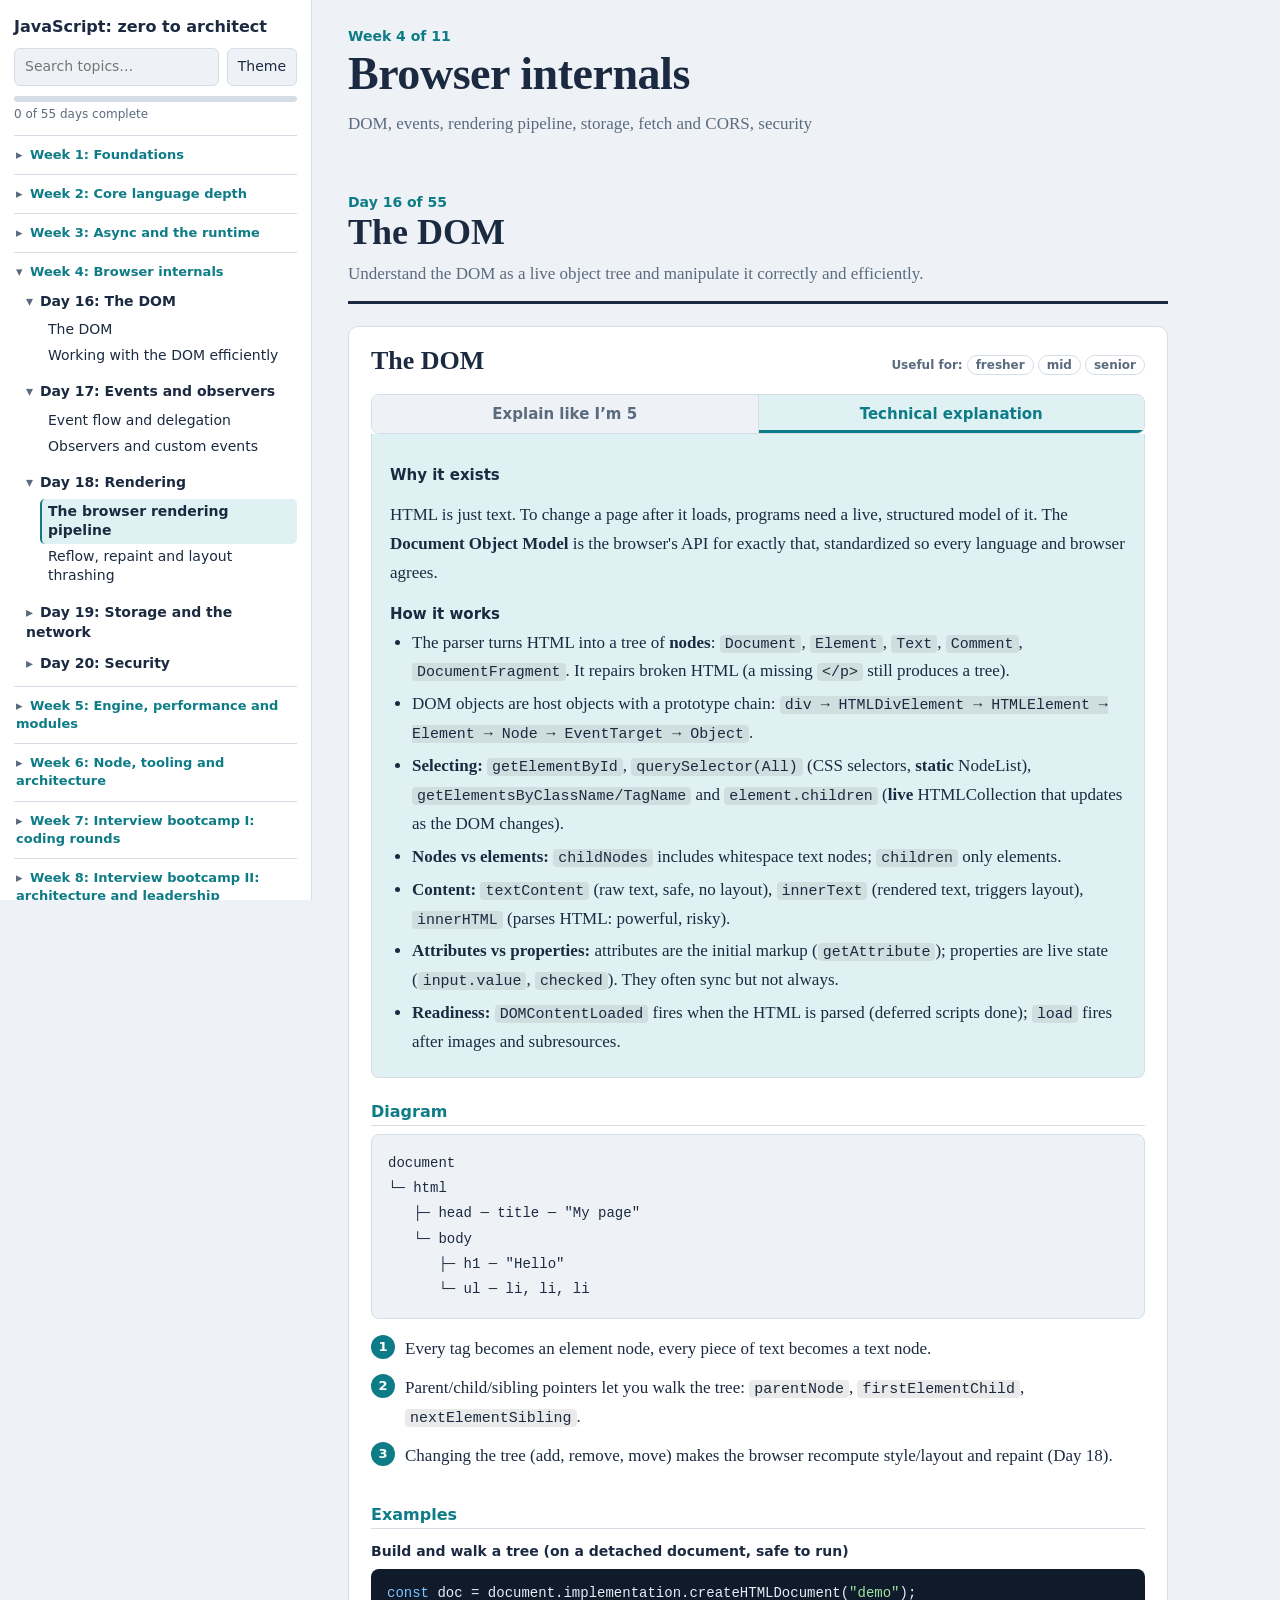
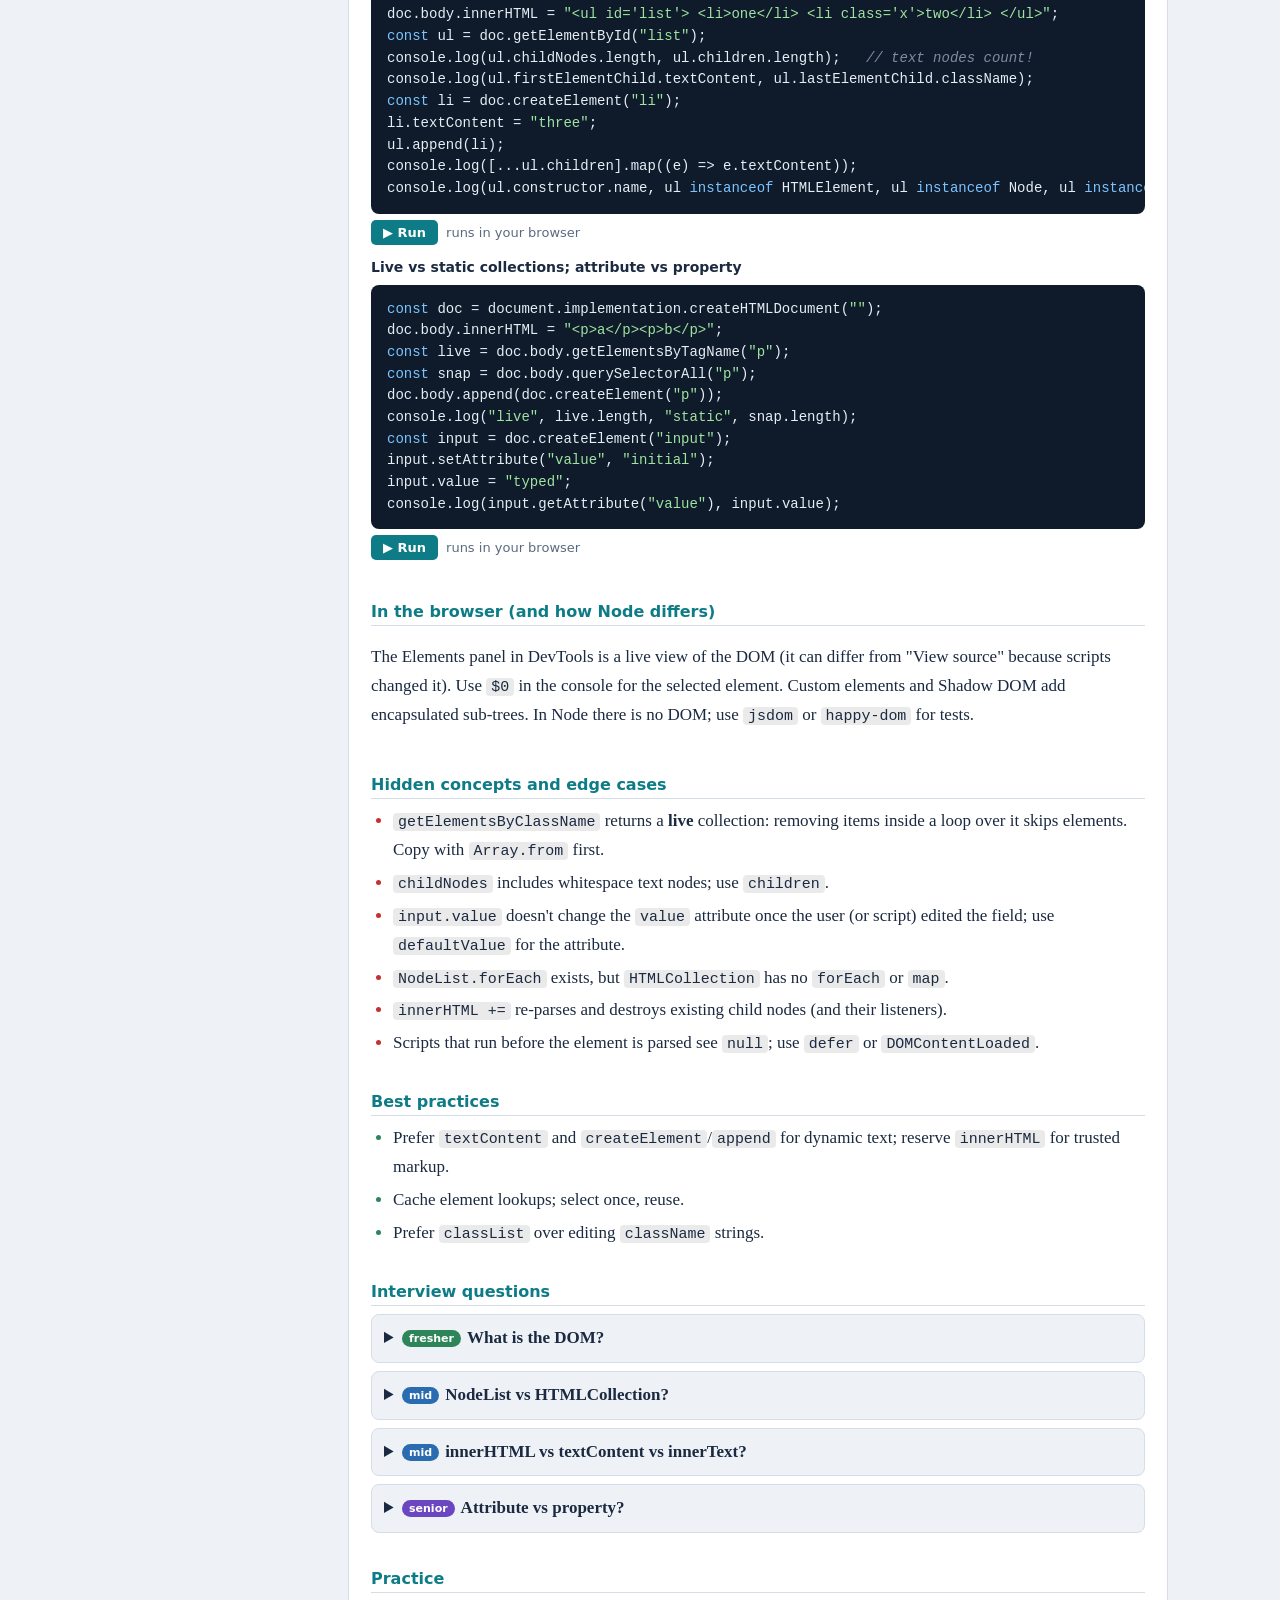
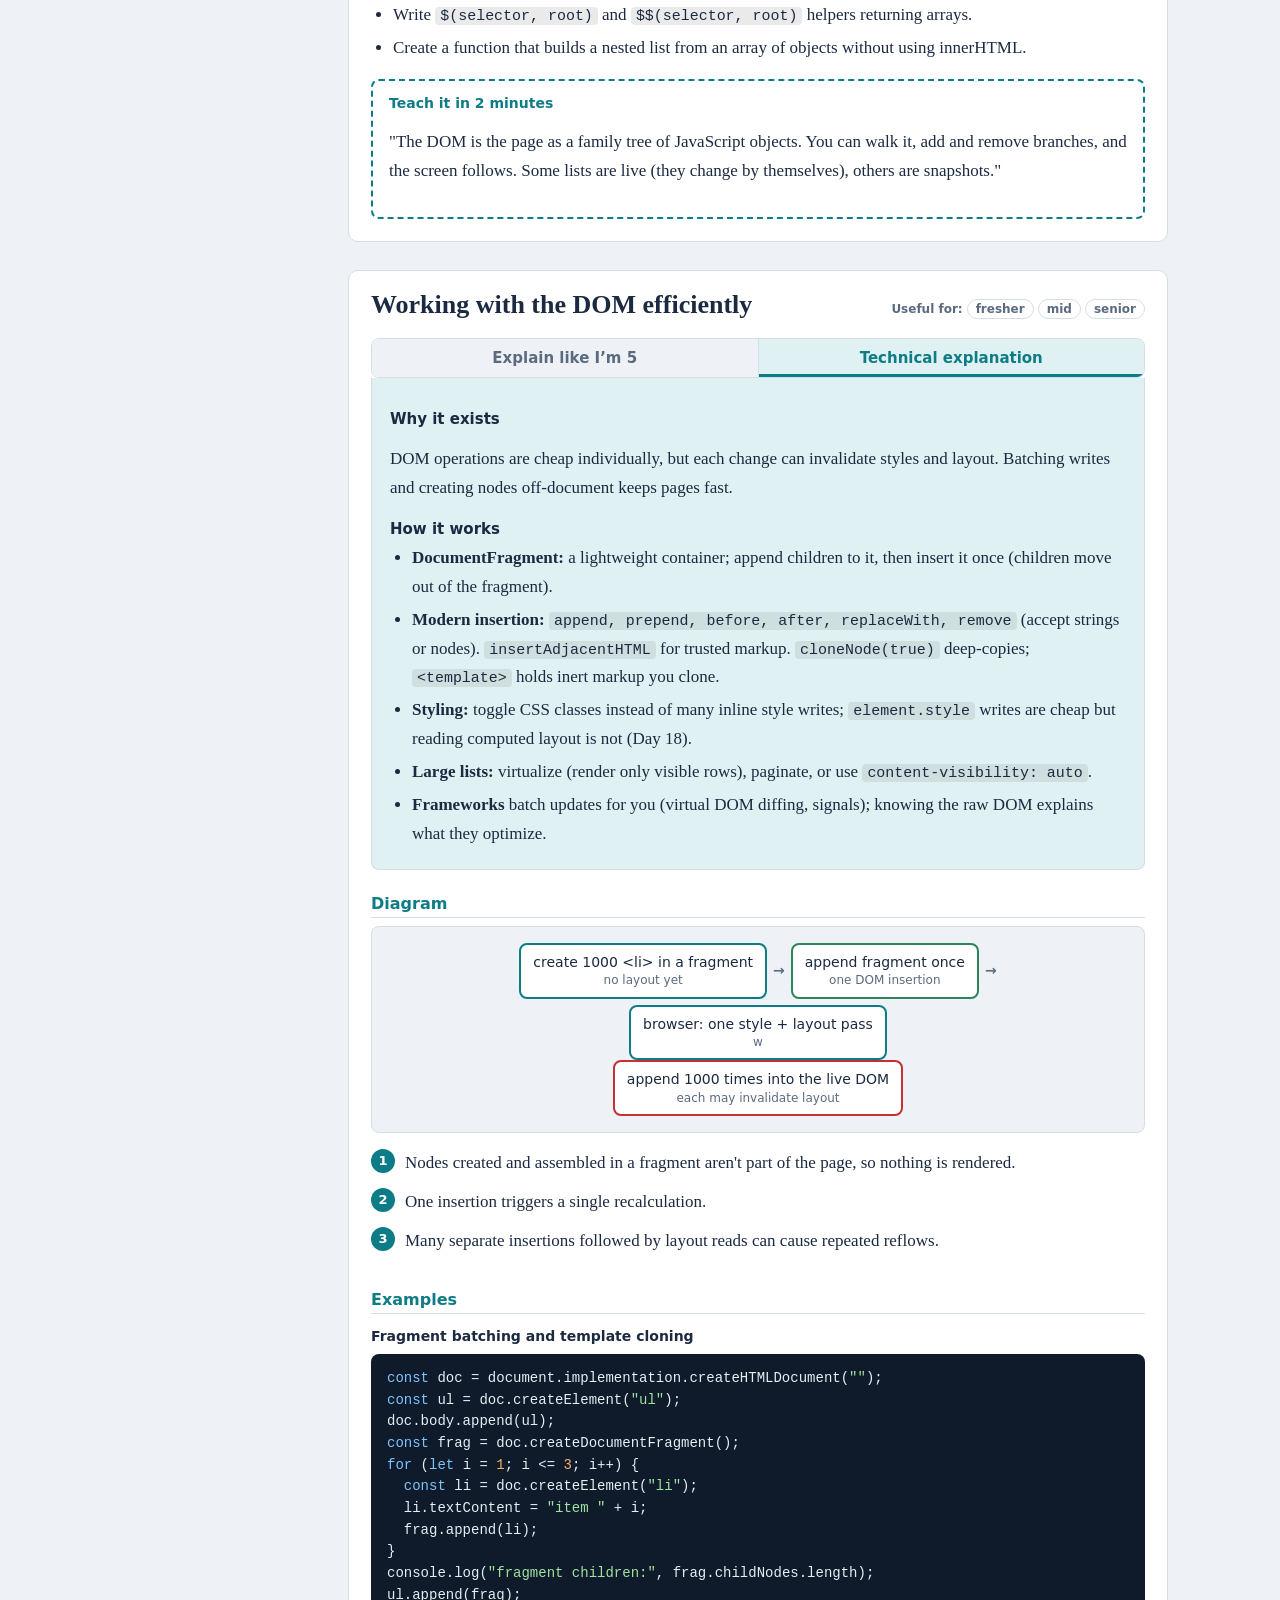
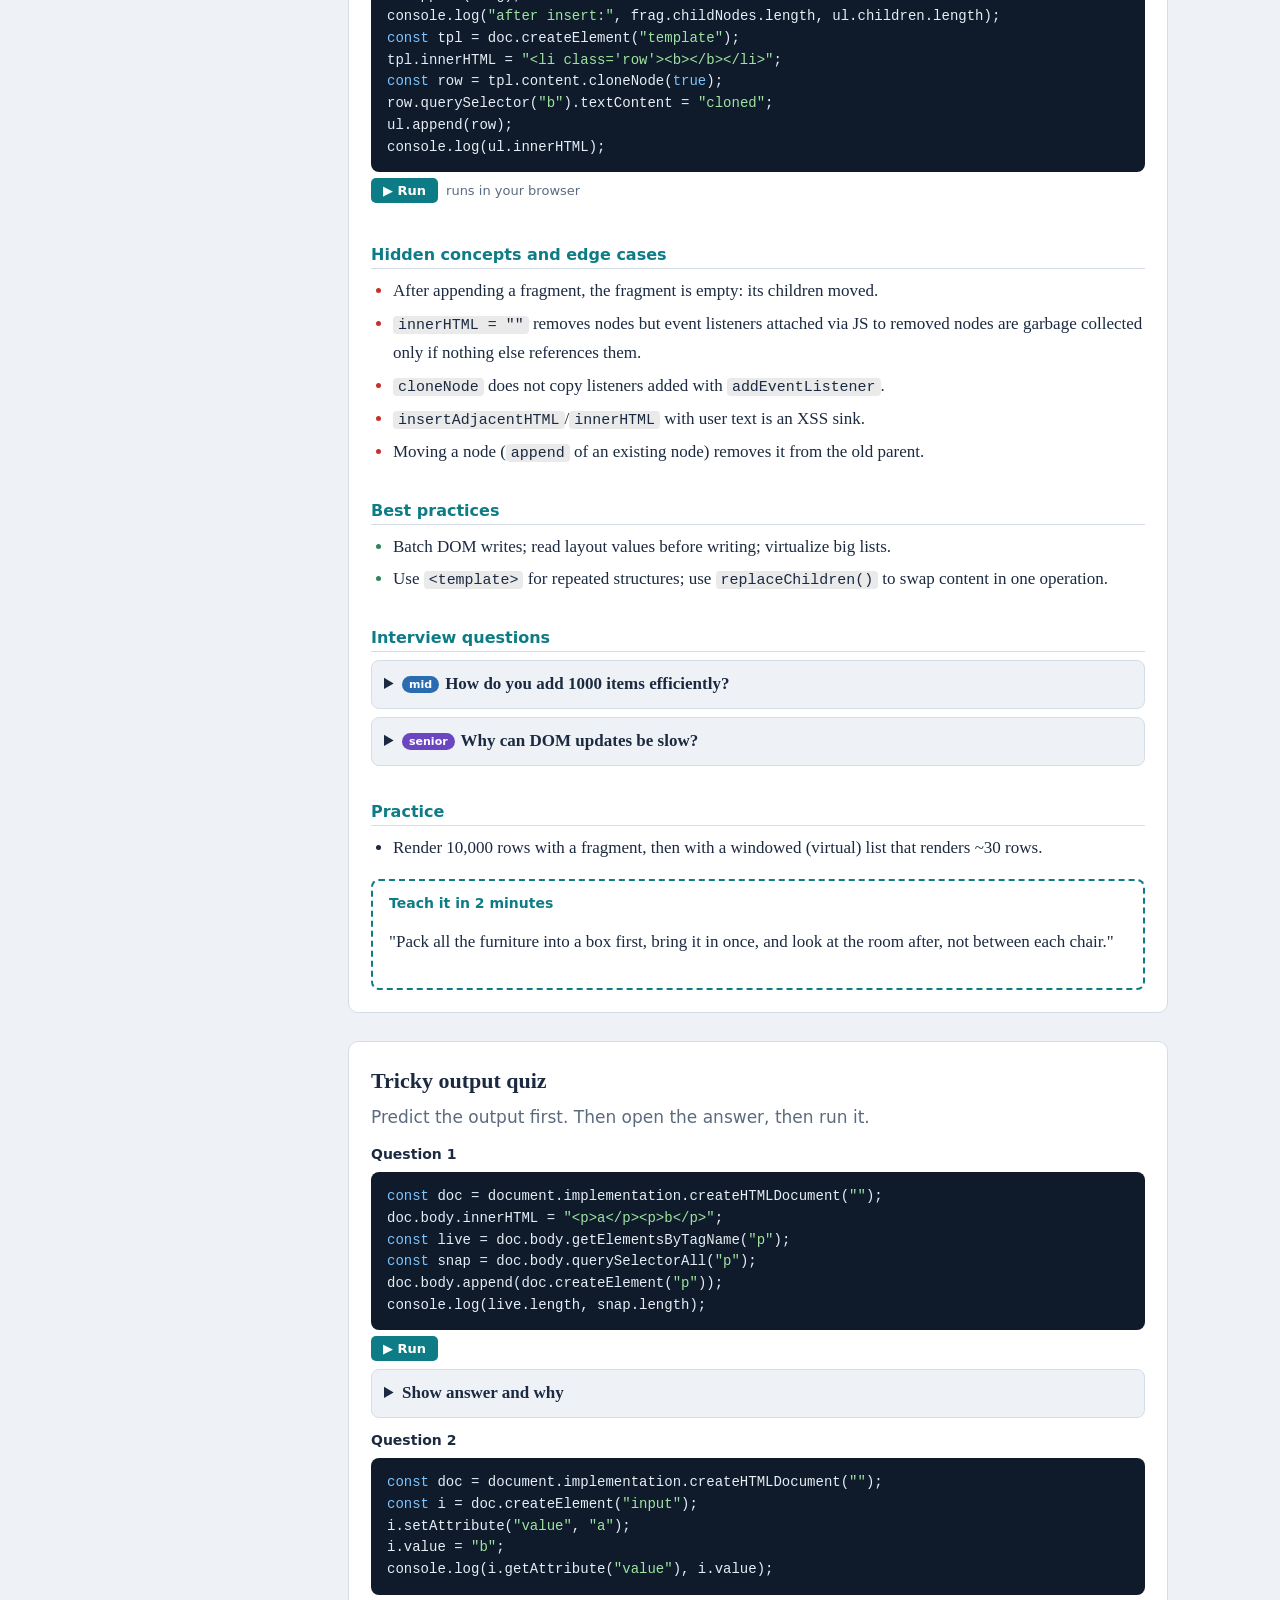
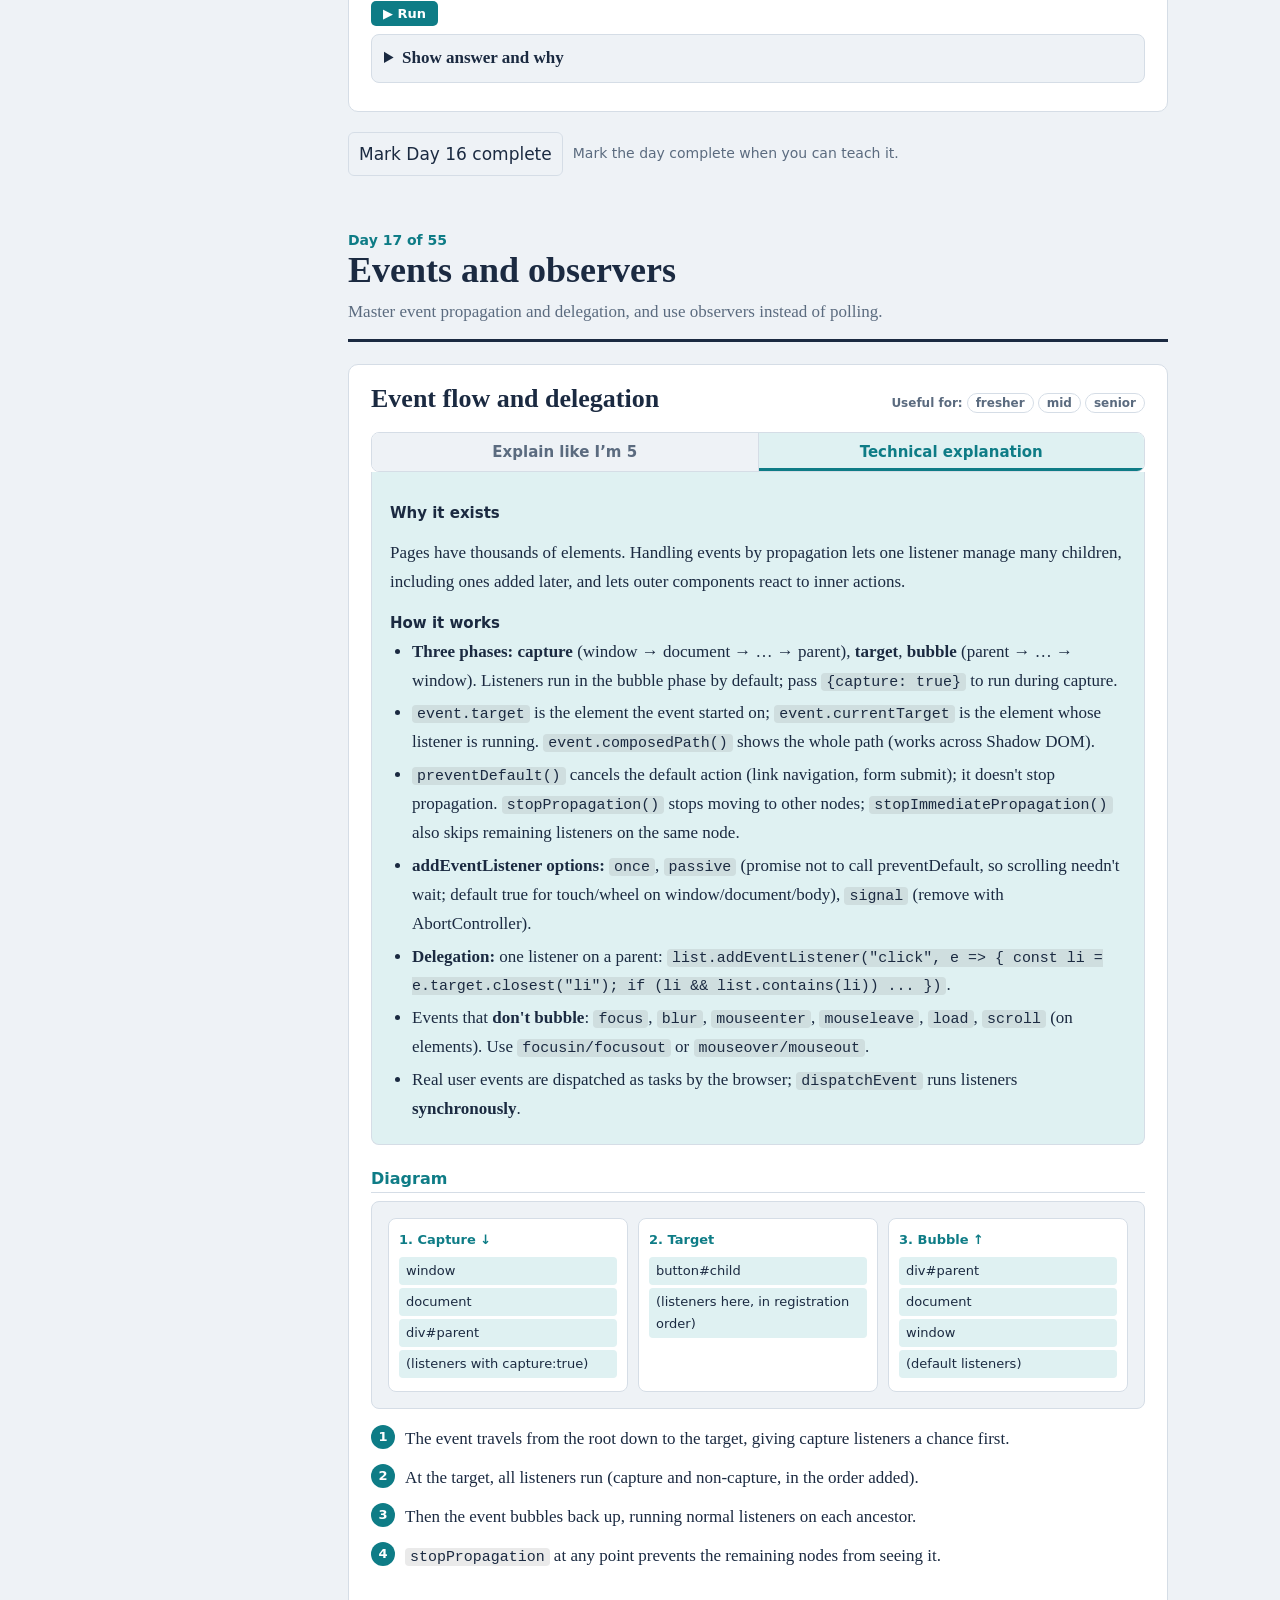
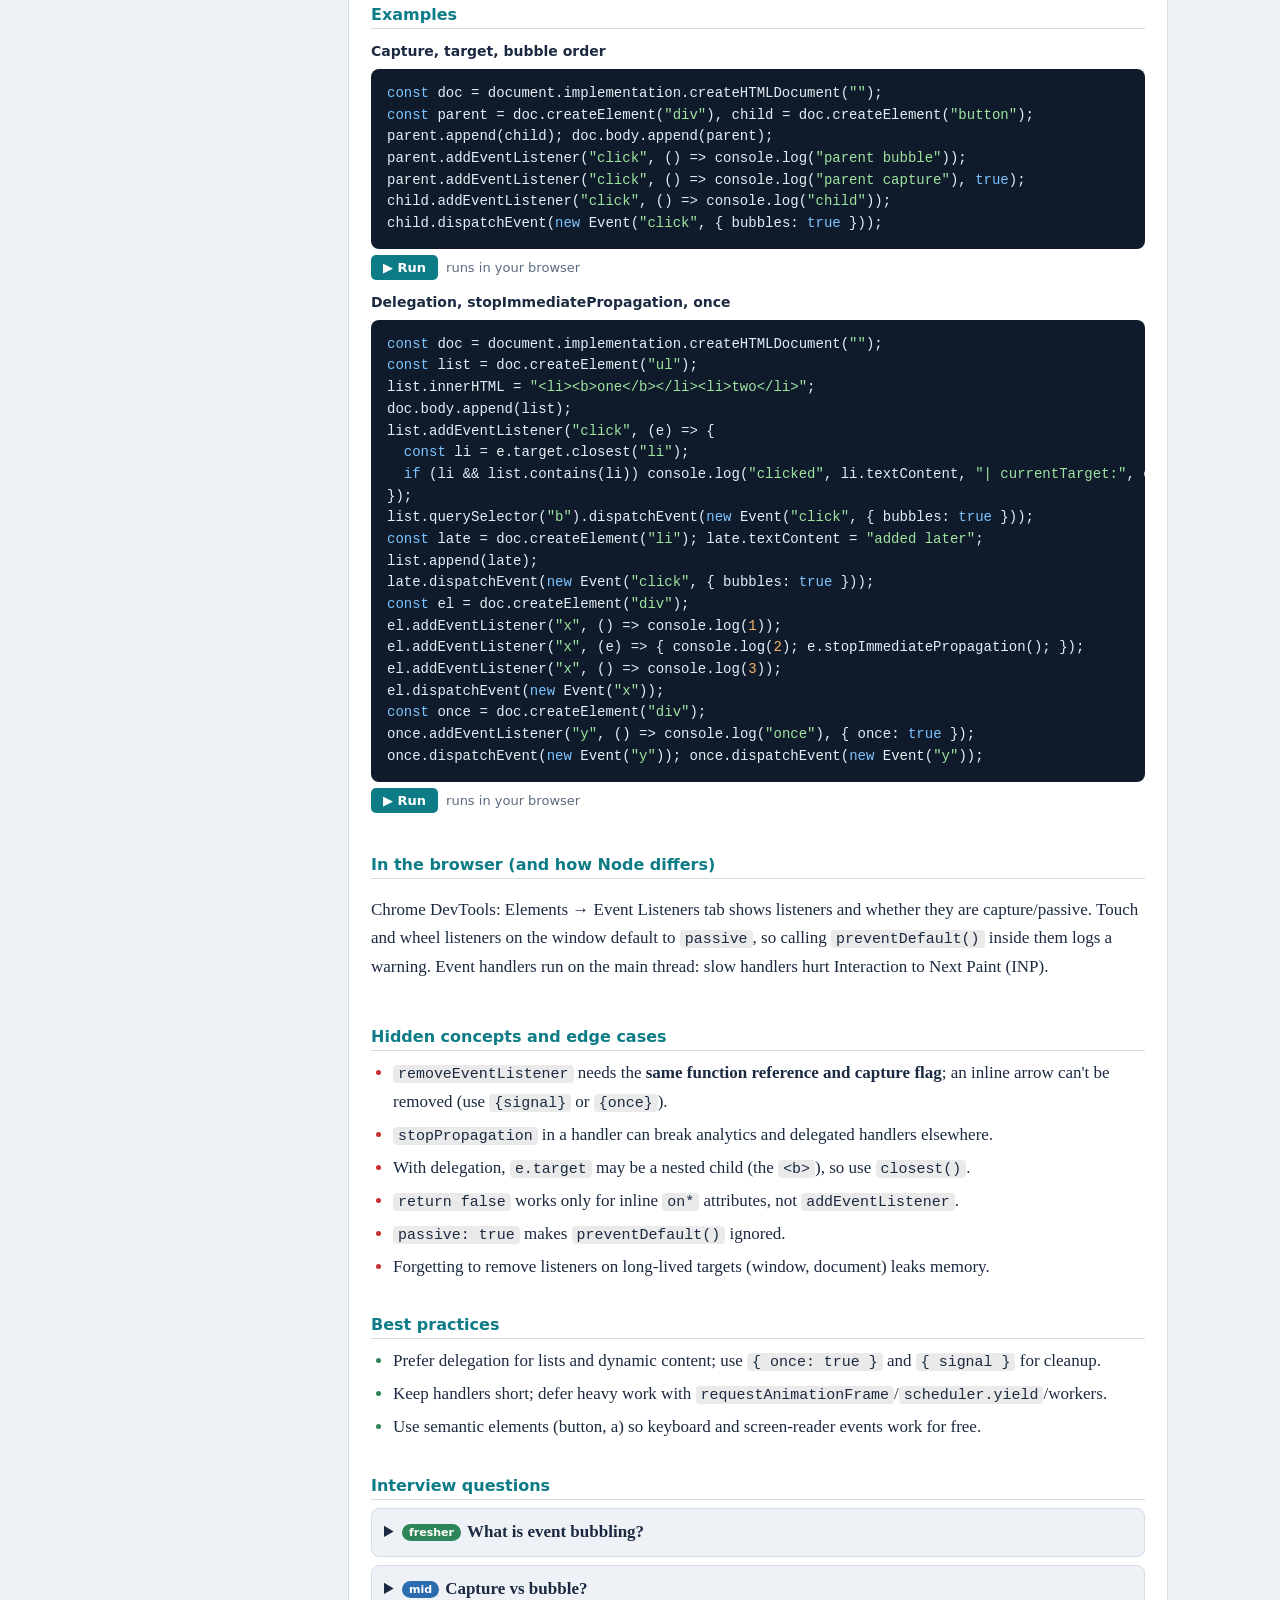
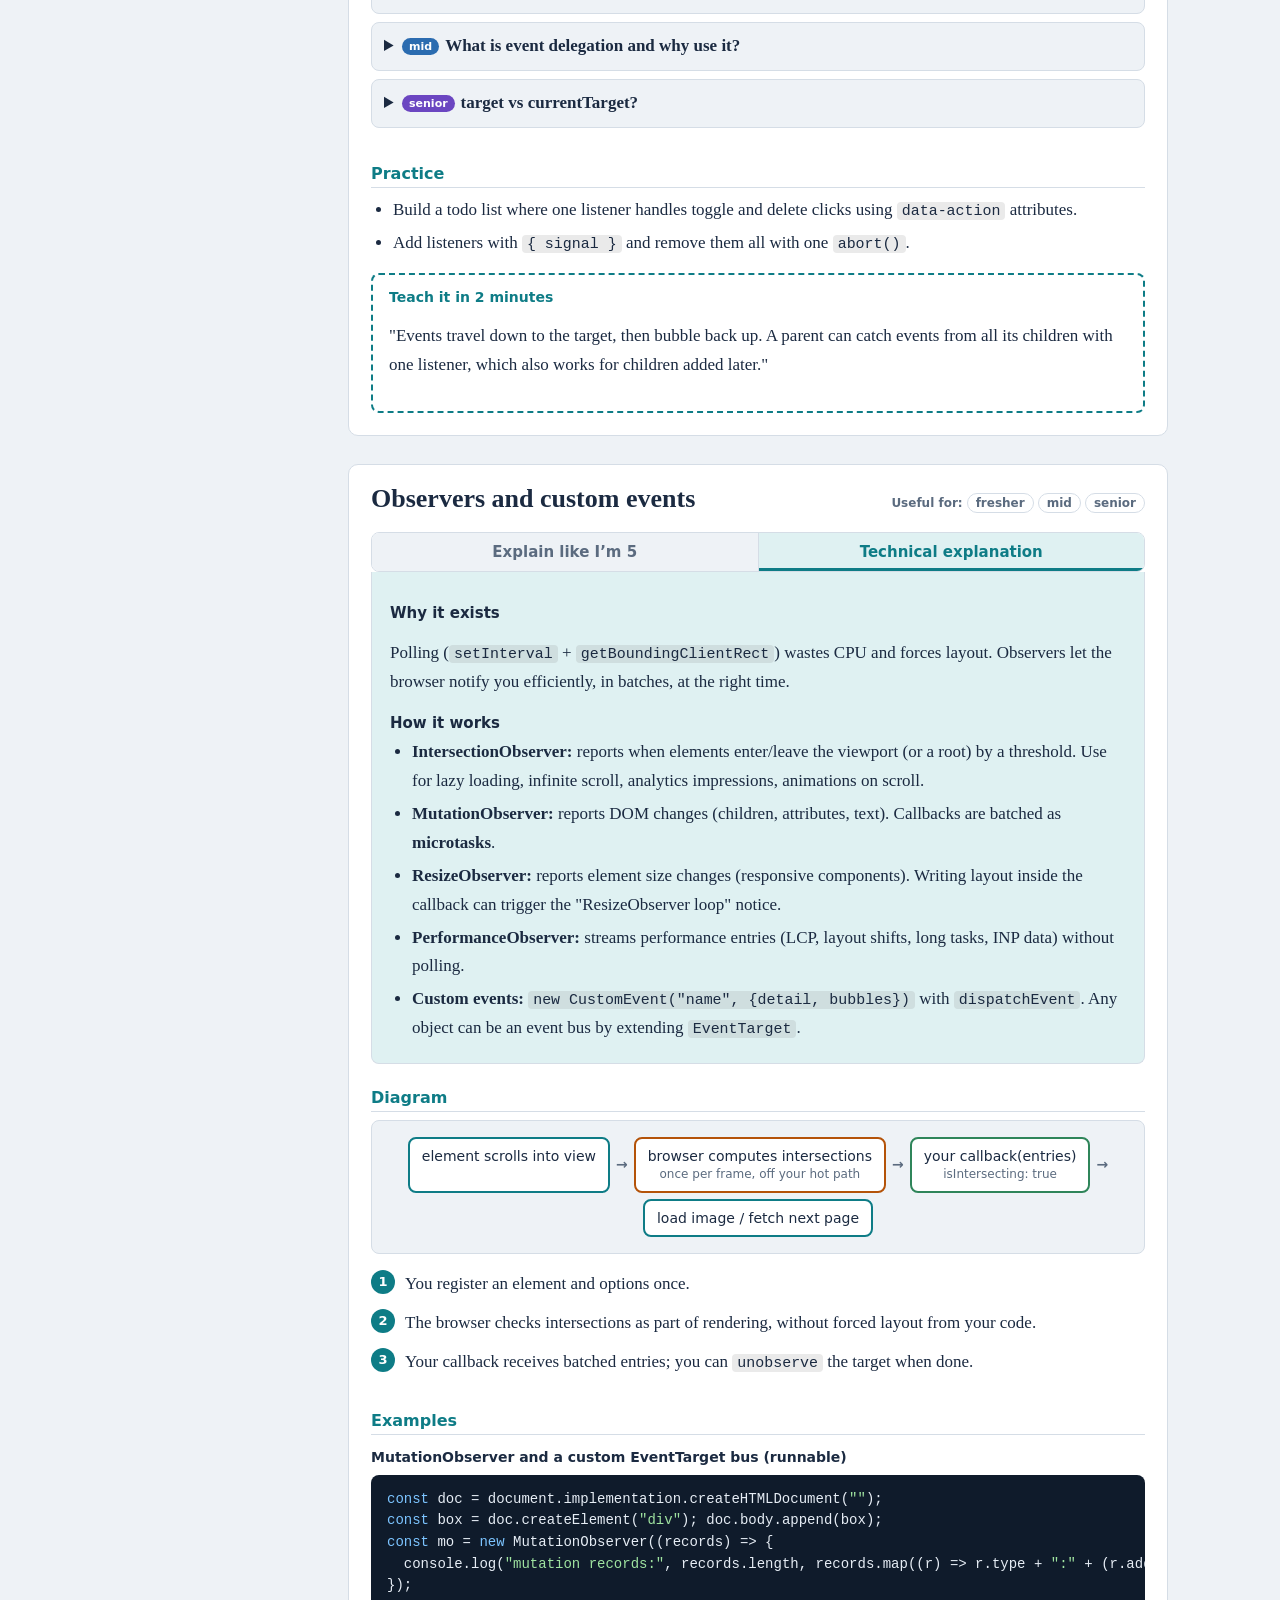
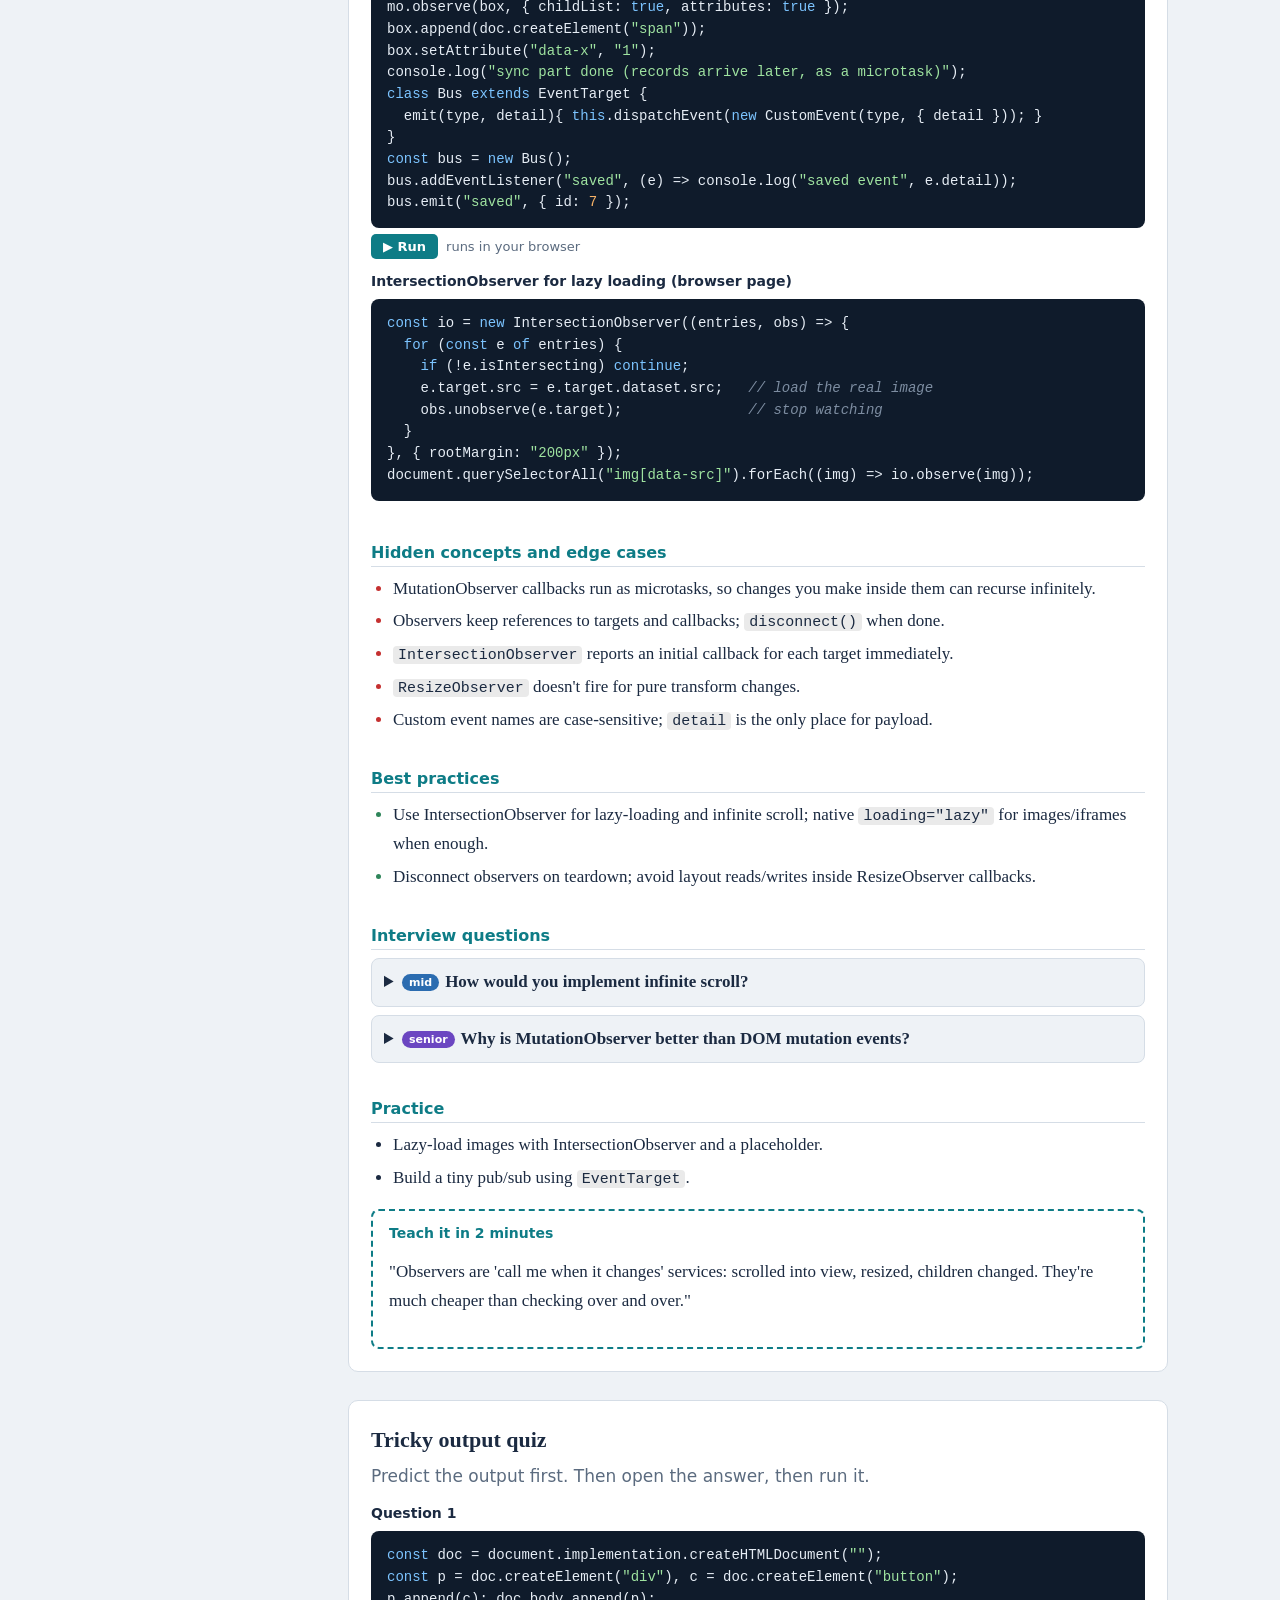
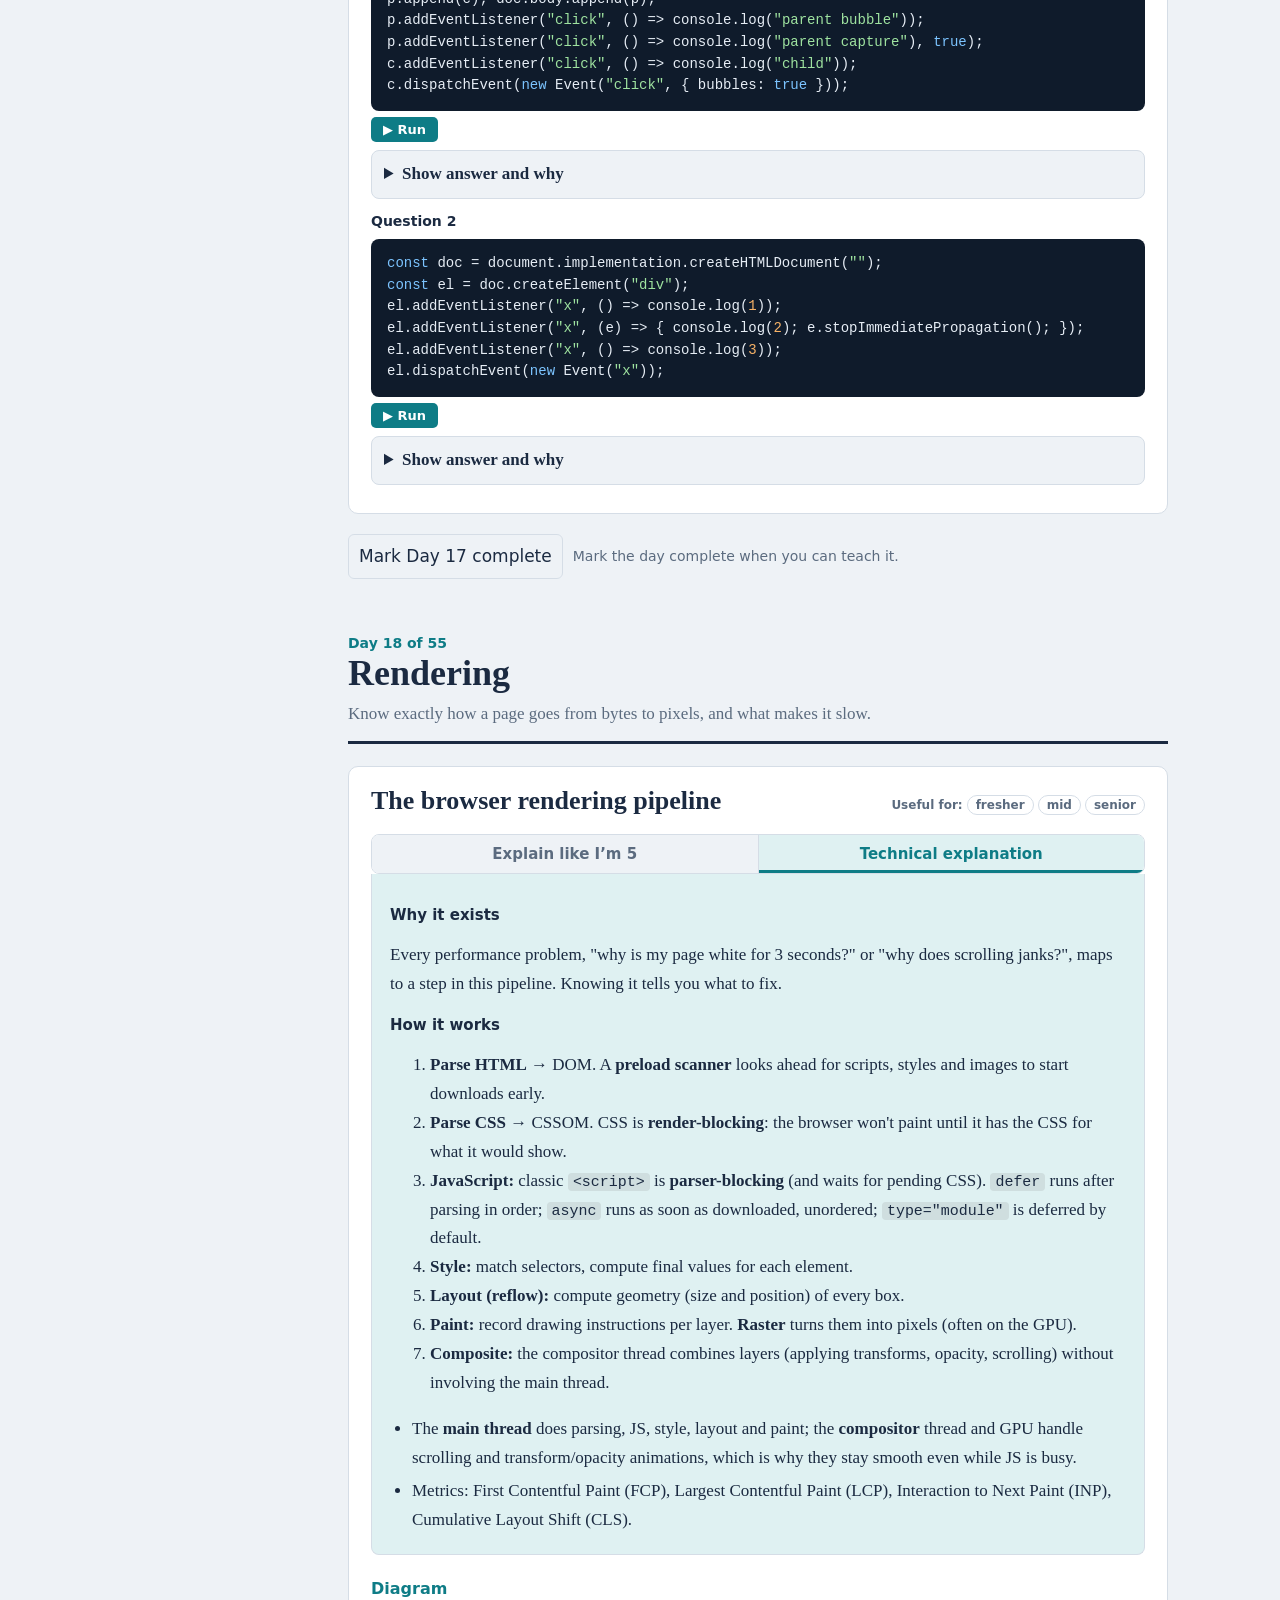
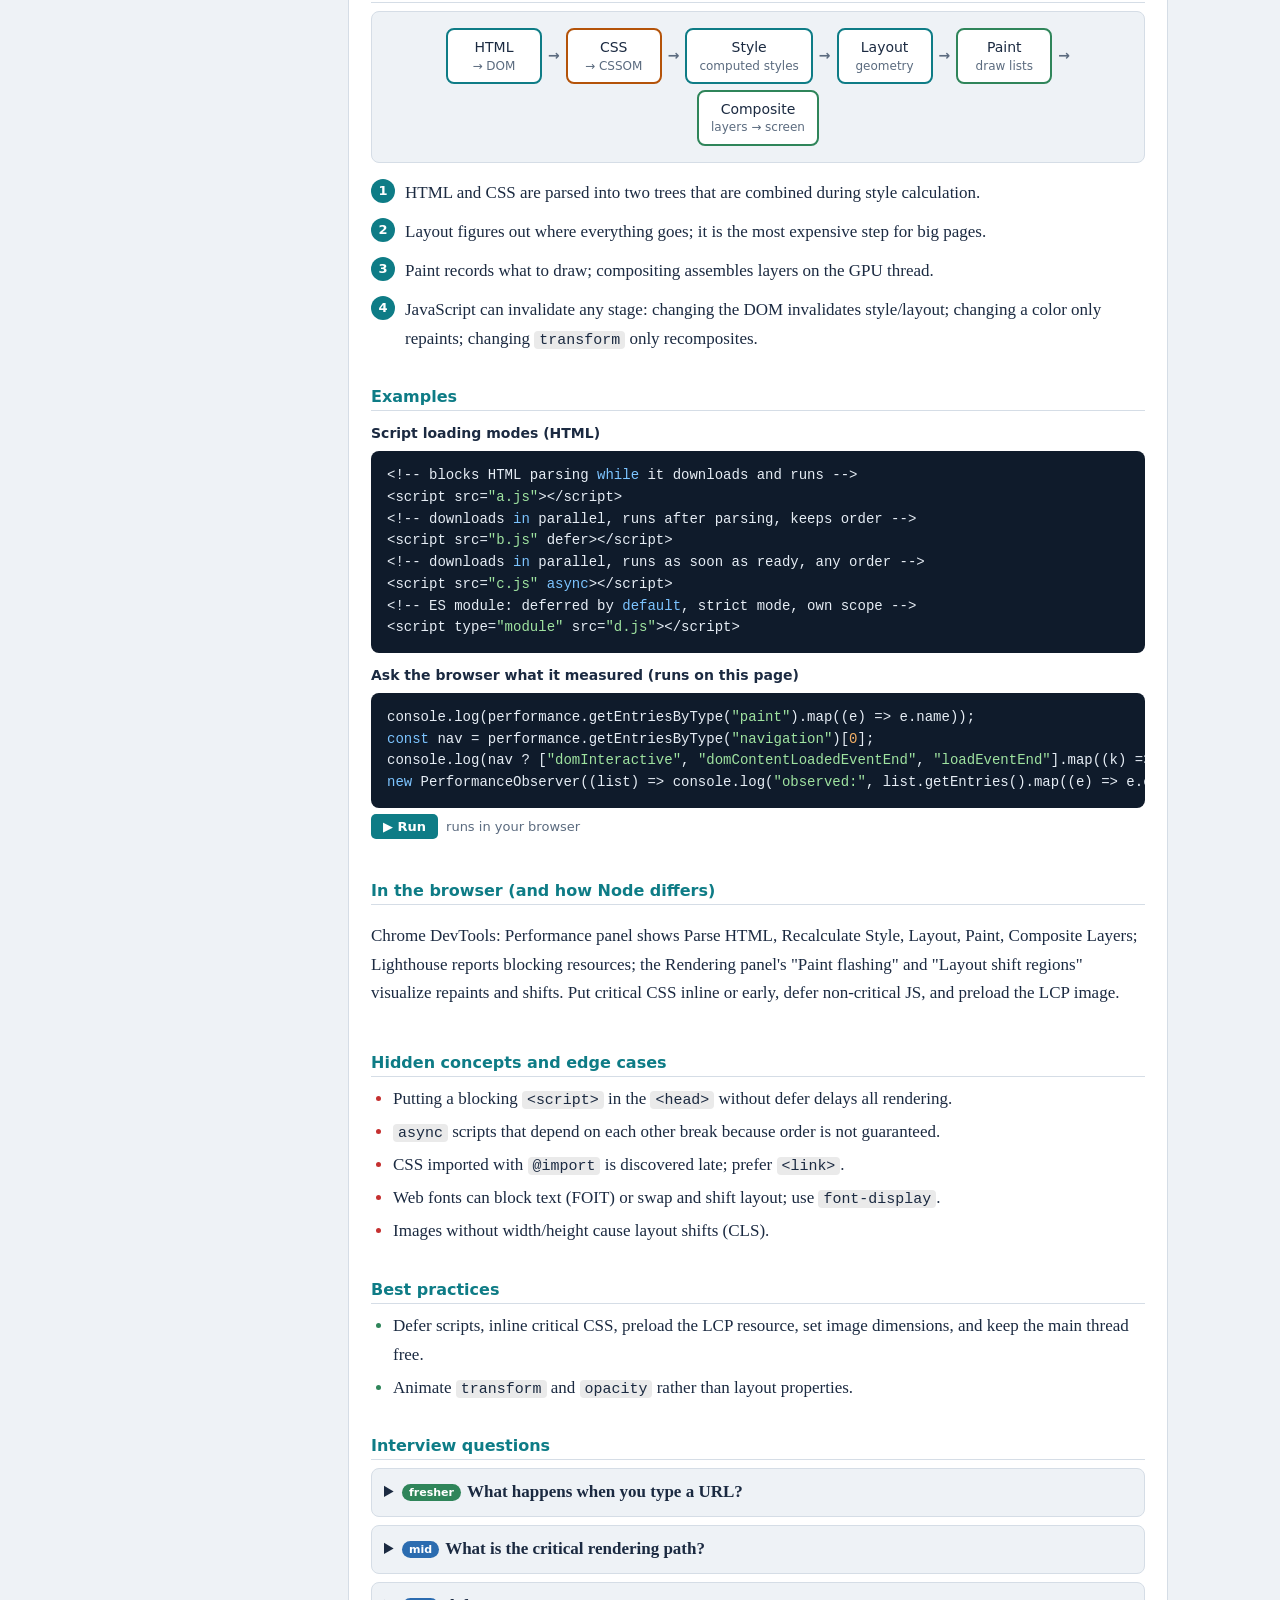
<file: js-course/week4.html>
<!DOCTYPE html>
<html lang="en"><head><meta charset="utf-8"><meta name="viewport" content="width=device-width,initial-scale=1">
<title>Week 4: Browser internals | JavaScript Zero to Architect</title><style>
:root{--bg:#eef2f6;--card:#fff;--ink:#1b2a41;--muted:#5b6b7f;--line:#d5dde6;--accent:#0e7c86;--accent-soft:#dff1f2;--warm:#b45309;--warm-soft:#fdf0dc;--code:#0f1b2b;--code-ink:#e6edf5;--sbw:312px;--ok:#2f855a;--bad:#c53030}
[data-theme=dark]{--bg:#0e151d;--card:#16212d;--ink:#e6edf5;--muted:#93a4b8;--line:#263445;--accent:#4fd1c5;--accent-soft:#12303a;--warm:#f6ad55;--warm-soft:#33260f;--code:#0a1119;--code-ink:#dbe6f2}
*{box-sizing:border-box}html{scroll-behavior:smooth;scroll-padding-top:16px}
body{margin:0;background:var(--bg);color:var(--ink);font:17px/1.7 Charter,"Iowan Old Style",Georgia,serif}
a{color:var(--accent)}code,pre,kbd{font-family:ui-monospace,SFMono-Regular,Menlo,Consolas,monospace}
:focus-visible{outline:3px solid var(--accent);outline-offset:2px}
.ui{font-family:system-ui,-apple-system,"Segoe UI",Roboto,sans-serif}
#sidebar{position:fixed;inset:0 auto 0 0;width:var(--sbw);background:var(--card);border-right:1px solid var(--line);overflow-y:auto;padding:16px 14px 40px;font-family:system-ui,-apple-system,"Segoe UI",sans-serif;font-size:14px;line-height:1.4;z-index:20;transition:transform .2s}
#sidebar .brand{display:block;font-weight:700;font-size:16px;color:var(--ink);text-decoration:none;margin-bottom:10px}
#sidebar .tools{display:flex;gap:8px;margin-bottom:10px}
#search{flex:1;padding:8px 10px;border:1px solid var(--line);border-radius:6px;background:var(--bg);color:var(--ink);font:inherit}
.btn{border:1px solid var(--line);background:var(--bg);color:var(--ink);border-radius:6px;padding:7px 10px;font:inherit;cursor:pointer}
.btn:hover{border-color:var(--accent)}
.prog{height:6px;background:var(--line);border-radius:3px;overflow:hidden;margin:4px 0 4px}.prog i{display:block;height:100%;background:var(--accent);width:0}
.proglabel{color:var(--muted);font-size:12px;margin-bottom:12px}
#sidebar details{border-top:1px solid var(--line);padding:6px 0}
#sidebar summary{cursor:pointer;font-weight:700;padding:4px 2px;list-style:none}
#sidebar summary::-webkit-details-marker{display:none}
#sidebar summary:before{content:"▸";display:inline-block;width:14px;color:var(--muted)}
#sidebar details[open]>summary:before{content:"▾"}
#sidebar .wk>summary{font-size:13px;color:var(--accent)}
#sidebar .dy{margin-left:10px;border-top:0;padding:2px 0}
#sidebar .dy>summary{font-weight:600}
#sidebar ul{list-style:none;margin:2px 0 6px 16px;padding:0}
#sidebar li a{display:block;padding:3px 6px;border-radius:5px;color:var(--ink);text-decoration:none;border-left:2px solid transparent}
#sidebar li a:hover{background:var(--bg)}#sidebar li a.on{background:var(--accent-soft);border-left-color:var(--accent);font-weight:600}
#sidebar .tick{color:var(--ok);margin-left:4px}
#sidebar .hide{display:none}
main{margin-left:var(--sbw);padding:28px 36px 90px;max-width:calc(var(--sbw) + 940px)}
.wrap{max-width:820px}
#menu{display:none;position:fixed;top:10px;left:10px;z-index:30}
.weekhead{margin:0 0 28px}.weekhead .kicker{font:600 14px system-ui,sans-serif;color:var(--accent)}
.weekhead h1{font-size:clamp(30px,4.2vw,46px);line-height:1.12;margin:4px 0 10px;letter-spacing:-.01em}
.weekhead p{color:var(--muted);margin:0}
.day{margin-top:56px}
.dayhead{border-bottom:3px solid var(--ink);padding-bottom:12px;margin-bottom:22px}
.dayhead .dn{font:700 14px system-ui,sans-serif;color:var(--accent)}
.dayhead h2{font-size:clamp(26px,3.2vw,36px);margin:2px 0 6px;line-height:1.15}
.dayhead .goal{margin:0;color:var(--muted)}
.topic{background:var(--card);border:1px solid var(--line);border-radius:10px;margin:0 0 28px;overflow:hidden}
.topic>header{padding:18px 22px 6px;display:flex;flex-wrap:wrap;gap:8px 14px;align-items:baseline;justify-content:space-between}
.topic h3{margin:0;font-size:26px;line-height:1.2}
.lvls{font:600 12px system-ui,sans-serif;color:var(--muted)}
.lvls b{display:inline-block;padding:2px 8px;border:1px solid var(--line);border-radius:99px;margin-left:4px;font-weight:600}
.tabs{display:flex;margin:12px 22px 0;border:1px solid var(--line);border-radius:8px;overflow:hidden;font-family:system-ui,sans-serif}
.tabs button{flex:1;padding:10px 12px;border:0;background:var(--bg);color:var(--muted);font:600 15px system-ui,sans-serif;cursor:pointer;border-right:1px solid var(--line)}
.tabs button:last-child{border-right:0}
.tabs button[aria-selected=true].t-eli{background:var(--warm-soft);color:var(--warm);box-shadow:inset 0 -3px 0 var(--warm)}
.tabs button[aria-selected=true].t-tech{background:var(--accent-soft);color:var(--accent);box-shadow:inset 0 -3px 0 var(--accent)}
.pane{margin:0 22px;padding:16px 18px;border:1px solid var(--line);border-top:0;border-radius:0 0 8px 8px}
.pane.p-eli{background:var(--warm-soft)}.pane.p-tech{background:var(--accent-soft)}
.pane[hidden]{display:none}.pane p:first-child{margin-top:0}.pane>*:last-child{margin-bottom:0}
.pane h5,.blk h4{font:700 15px system-ui,sans-serif;margin:16px 0 4px}
.blk{padding:6px 22px 4px}.blk h4{font-size:16px;margin:18px 0 8px;color:var(--accent);border-bottom:1px solid var(--line);padding-bottom:4px}
.blk:last-child{padding-bottom:18px}
code{background:rgba(127,127,127,.16);padding:1px 5px;border-radius:4px;font-size:.88em}
pre{margin:10px 0;background:var(--code);color:var(--code-ink);padding:14px 16px;border-radius:8px;overflow-x:auto;font-size:14px;line-height:1.55}
pre code{background:none;padding:0;font-size:inherit}
.k{color:#7cc4ff}.s{color:#9fe3a0}.c{color:#7d8da1;font-style:italic}.n{color:#f7b267}
.ex{margin:14px 0}.ex .et{font:600 14px system-ui,sans-serif;margin-bottom:2px}
.ex .bar{display:flex;gap:8px;align-items:center;margin:-4px 0 6px;font:13px system-ui,sans-serif}
.run{background:var(--accent);color:#fff;border:0;border-radius:5px;padding:5px 12px;font:600 13px system-ui,sans-serif;cursor:pointer}
[data-theme=dark] .run{color:#06222a}
.out{white-space:pre-wrap;background:#06101a;color:#b9f3c0;border-left:4px solid var(--ok);padding:10px 14px;border-radius:6px;font:13px/1.5 ui-monospace,Menlo,monospace;margin:4px 0 8px}
.out:empty,.out[hidden]{display:none}
ul.pts{margin:6px 0;padding-left:22px}ul.pts li{margin:4px 0}
.gotcha li::marker{color:var(--bad)}.best li::marker{color:var(--ok)}
.diagram{background:var(--bg);border:1px solid var(--line);border-radius:8px;padding:16px;overflow-x:auto;font-family:system-ui,sans-serif;font-size:14px}
.diagram svg{max-width:100%;height:auto;display:block;margin:0 auto}
.flow{display:flex;flex-wrap:wrap;align-items:stretch;gap:6px;justify-content:center}
.flow.v{flex-direction:column;align-items:center}
.fb{background:var(--card);border:2px solid var(--accent);border-radius:8px;padding:8px 12px;text-align:center;line-height:1.3;min-width:96px}
.fb small{display:block;color:var(--muted);font-size:12px;margin-top:2px}
.fb.w{border-color:var(--warm)}.fb.g{border-color:var(--ok)}.fb.r{border-color:var(--bad)}
.ar{align-self:center;color:var(--muted);font-weight:700}
.flow.v .ar{transform:rotate(90deg);line-height:1}
.lane{display:grid;grid-template-columns:repeat(auto-fit,minmax(150px,1fr));gap:10px}
.lane>div{background:var(--card);border:1px solid var(--line);border-radius:8px;padding:10px}
.lane h6{margin:0 0 6px;font-size:13px;color:var(--accent)}
.lane .it{background:var(--accent-soft);border-radius:4px;padding:3px 7px;margin:3px 0;font-size:13px}
.dsteps{counter-reset:s;list-style:none;padding:0;margin:12px 0 0}
.dsteps li{counter-increment:s;position:relative;padding:4px 0 4px 34px;margin:2px 0}
.dsteps li:before{content:counter(s);position:absolute;left:0;top:4px;width:24px;height:24px;border-radius:50%;background:var(--accent);color:#fff;font:700 13px/24px system-ui,sans-serif;text-align:center}
[data-theme=dark] .dsteps li:before{color:#06222a}
details.iq{border:1px solid var(--line);border-radius:8px;margin:8px 0;background:var(--bg)}
details.iq summary{cursor:pointer;padding:9px 12px;font-weight:600}
details.iq .ans{padding:2px 14px 12px;border-top:1px solid var(--line)}
.badge{display:inline-block;font:700 11px system-ui,sans-serif;padding:2px 7px;border-radius:99px;margin-right:6px;vertical-align:1px;color:#fff}
.b-fresher{background:#2f855a}.b-mid{background:#2b6cb0}.b-senior{background:#6b46c1}.b-lead{background:#b7791f}.b-architect{background:#c53030}
.teach{margin:6px 22px 22px;padding:14px 16px;border:2px dashed var(--accent);border-radius:8px;background:var(--card)}
.teach b.h{font:700 14px system-ui,sans-serif;color:var(--accent);display:block;margin-bottom:4px}
.quiz{background:var(--card);border:1px solid var(--line);border-radius:10px;padding:6px 22px 14px;margin:0 0 20px}
.quiz h3{margin:14px 0 4px;font-size:22px}
.daydone{margin:14px 0 0;display:flex;gap:10px;align-items:center;font-family:system-ui,sans-serif}
.rev{background:var(--card);border:2px solid var(--ink);border-radius:10px;padding:8px 24px 16px;margin-top:56px}
.rev h2{margin:12px 0 4px}
.pager{display:flex;justify-content:space-between;margin-top:40px;font-family:system-ui,sans-serif}
.pager a{padding:10px 16px;border:1px solid var(--line);border-radius:8px;background:var(--card);text-decoration:none;font-weight:600}
#top{position:fixed;right:18px;bottom:18px;width:44px;height:44px;border-radius:50%;background:var(--accent);color:#fff;border:0;font-size:20px;cursor:pointer;display:none;z-index:15}
[data-theme=dark] #top{color:#06222a}
table{border-collapse:collapse;width:100%;font:14px/1.5 system-ui,sans-serif;margin:10px 0;display:block;overflow-x:auto}
th,td{border:1px solid var(--line);padding:6px 10px;text-align:left;vertical-align:top}th{background:var(--bg)}
/* index */
.hero{padding:34px 0 10px}.hero h1{font-size:clamp(36px,6vw,64px);line-height:1.05;margin:0 0 14px;letter-spacing:-.02em}
.hero p{font-size:19px;max-width:640px;color:var(--muted)}
.cta{display:inline-block;margin:6px 10px 6px 0;padding:11px 20px;border-radius:8px;font:700 15px system-ui,sans-serif;text-decoration:none;background:var(--accent);color:#fff}
[data-theme=dark] .cta{color:#06222a}.cta.alt{background:transparent;color:var(--ink);border:1px solid var(--line)}
.wkgrid{display:grid;gap:18px;margin:22px 0}
.wkcard{background:var(--card);border:1px solid var(--line);border-radius:10px;padding:14px 20px}
.wkcard h3{margin:0 0 2px}.wkcard .sub{color:var(--muted);font:14px system-ui,sans-serif;margin-bottom:8px}
.wkcard .dd{margin:8px 0;font-family:system-ui,sans-serif;font-size:15px}
.wkcard .dd b a{color:var(--ink);text-decoration:none}.wkcard .dd span a{font-size:13px;margin-right:10px}
@media(max-width:900px){#sidebar{transform:translateX(-105%)}body.nav #sidebar{transform:none;box-shadow:0 0 40px rgba(0,0,0,.4)}main{margin-left:0;padding:60px 16px 80px}#menu{display:block}.tabs{margin-left:12px;margin-right:12px}.pane,.teach{margin-left:12px;margin-right:12px}.blk{padding-left:12px;padding-right:12px}}
@media(prefers-reduced-motion:reduce){html{scroll-behavior:auto}#sidebar{transition:none}}
@media print{#sidebar,#menu,#top,.run,.tabs,.daydone,.pager{display:none!important}main{margin:0;padding:0}.pane[hidden]{display:block!important}.topic{break-inside:avoid-page}details>*{display:block!important}.out{display:none}body{background:#fff;color:#000;font-size:12px}}
/* layout fixes: sidebar overflow, menu button overlap */
#sidebar{overflow-x:hidden}
#search{min-width:0;width:0}
#sidebar .tools .btn{flex:none}
#menu{font-family:system-ui,-apple-system,"Segoe UI",sans-serif;background:var(--card);box-shadow:0 2px 8px rgba(0,0,0,.18)}
@media(max-width:900px){html{scroll-padding-top:68px}#sidebar{padding-top:60px}}

</style></head>
<body><button id="menu" class="btn ui" aria-label="Open menu">☰ Menu</button><nav id="sidebar" aria-label="Course navigation"></nav><main></main><button id="top" aria-label="Back to top">↑</button>
<script>
window.COURSE=[
{w:1,file:"week1.html",title:"Foundations",sub:"From zero: how JS runs, values, coercion, functions, scope, this, strings, arrays, objects",days:[
{n:1,t:"Getting started: values and variables",tp:[["d1-intro","What JavaScript is and how it runs","history engine console script strict"],["d1-vars","Variables: var, let, const","declare hoist block"],["d1-types","Data types and typeof","primitive object null undefined bigint symbol"]]},
{n:2,t:"Numbers, coercion and control flow",tp:[["d2-numbers","Numbers, operators and floating point","float bigint nan infinity math"],["d2-coercion","Type coercion and equality","== === truthy falsy toprimitive"],["d2-control","Control flow and loops","if switch for while break label"]]},
{n:3,t:"Functions, scope and hoisting",tp:[["d3-functions","Functions in depth","arrow default rest arguments iife"],["d3-scope","Scope and the scope chain","lexical block global"],["d3-hoisting","Hoisting and the temporal dead zone","tdz var let"]]},
{n:4,t:"this, strings and regular expressions",tp:[["d4-this","The this keyword","bind call apply arrow"],["d4-strings","Strings, Unicode and template literals","utf-16 emoji intl segmenter"],["d4-regex","Regular expressions","regexp escape named groups"]]},
{n:5,t:"Arrays, objects, collections and dates",tp:[["d5-arrays","Arrays and their methods","map filter reduce sort holes toSorted"],["d5-objects","Objects, property order and copying","spread freeze groupBy"],["d5-collections","Map, Set, WeakMap and WeakSet","set methods union"],["d5-dates","Dates and Temporal","date timezone temporal"]]}]},
{w:2,file:"week2.html",title:"Core language depth",sub:"Closures, prototypes, classes, iterators, generators, Proxy, immutability",days:[
{n:6,t:"Closures",tp:[["d6-closures","Closures","lexical environment loop"],["d6-closure-uses","Closure patterns: once, memoize, modules","private state"]]},
{n:7,t:"Prototypes",tp:[["d7-prototypes","The prototype chain","__proto__ inheritance"],["d7-new","new, constructors and Object.create","constructor"]]},
{n:8,t:"Classes",tp:[["d8-classes","Classes","extends super"],["d8-private","Private fields, static blocks and accessors","# getter setter decorators"]]},
{n:9,t:"Iterators and generators",tp:[["d9-iterators","Iterators and iterables","symbol.iterator for of"],["d9-generators","Generators","yield"],["d9-helpers","Iterator helpers (ES2025/26)","lazy take drop"]]},
{n:10,t:"Destructuring, Proxy and immutability",tp:[["d10-destructuring","Destructuring, spread and rest","default"],["d10-symbol","Symbols, Proxy and Reflect","metaprogramming"],["d10-immutable","Immutability, structuredClone and using","freeze dispose"]]}]},
{w:3,file:"week3.html",title:"Async and the runtime",sub:"Callbacks, Promises, async/await, the event loop, workers, streams, errors",days:[
{n:11,t:"Callbacks and Promises",tp:[["d11-callbacks","Callbacks and the problem they solve","callback hell"],["d11-promises","Promises","then catch finally"]]},
{n:12,t:"async/await and patterns",tp:[["d12-async","async and await","try catch"],["d12-combinators","Promise combinators and async patterns","all allSettled any race pool retry"]]},
{n:13,t:"The event loop",tp:[["d13-eventloop","The event loop","call stack queue"],["d13-puzzles","Microtasks vs macrotasks: output puzzles","queueMicrotask"]]},
{n:14,t:"Timers and workers",tp:[["d14-timers","Timers and scheduling","setTimeout raf clamping"],["d14-workers","Web Workers and concurrency","postMessage transfer"]]},
{n:15,t:"Streams and errors",tp:[["d15-streams","Streams and AbortController","backpressure cancel"],["d15-errors","Error handling","unhandled rejection"]]}]},
{w:4,file:"week4.html",title:"Browser internals",sub:"DOM, events, rendering pipeline, storage, fetch and CORS, security",days:[
{n:16,t:"The DOM",tp:[["d16-dom","The DOM","tree node"],["d16-dom-ops","Working with the DOM efficiently","fragment"]]},
{n:17,t:"Events and observers",tp:[["d17-events","Event flow and delegation","capture bubble passive"],["d17-observers","Observers and custom events","intersection mutation resize"]]},
{n:18,t:"Rendering",tp:[["d18-pipeline","The browser rendering pipeline","parse style layout paint composite"],["d18-layout","Reflow, repaint and layout thrashing","forced reflow"]]},
{n:19,t:"Storage and the network",tp:[["d19-storage","Browser storage","localstorage indexeddb cookies quota"],["d19-fetch","fetch, HTTP and CORS","preflight"]]},
{n:20,t:"Security",tp:[["d20-xss","XSS, CSP and Trusted Types","innerhtml"],["d20-csrf","CSRF, cookies and auth storage","samesite"]]}]},
{w:5,file:"week5.html",title:"Engine, performance and modules",sub:"V8, garbage collection, leaks, Web Vitals, bundling, ES modules",days:[
{n:21,t:"Inside V8",tp:[["d21-v8","How V8 runs your code","ignition turbofan jit"],["d21-shapes","Hidden classes and inline caches","maps deopt"]]},
{n:22,t:"Memory",tp:[["d22-gc","Garbage collection","orinoco scavenger"],["d22-leaks","Memory leaks and how to find them","heap snapshot"]]},
{n:23,t:"Performance",tp:[["d23-vitals","Core Web Vitals and profiling","lcp inp cls"],["d23-patterns","Performance patterns: debounce, throttle, virtualization",""]]},
{n:24,t:"Bundling and loading",tp:[["d24-bundling","Bundling and tree-shaking","vite rolldown"],["d24-loading","Script loading and code splitting","async defer"]]},
{n:25,t:"Modules",tp:[["d25-esm","ES modules vs CommonJS","import require"],["d25-interop","Interop, dynamic import and import attributes","json modules"]]}]},
{w:6,file:"week6.html",title:"Node, tooling and architecture",sub:"Node.js, testing, patterns, state, rendering strategies, capstone",days:[
{n:26,t:"Node.js",tp:[["d26-node","Node.js essentials","fs path process"],["d26-nodeloop","The Node event loop","libuv nexttick setimmediate"]]},
{n:27,t:"Testing and tooling",tp:[["d27-testing","Testing JavaScript","vitest node:test mock"],["d27-tooling","Linting, formatting and TypeScript in context","eslint flat config"]]},
{n:28,t:"Patterns and state",tp:[["d28-patterns","Design patterns in JavaScript","observer factory singleton"],["d28-state","State management concepts","store immutable derived"]]},
{n:29,t:"Architecture",tp:[["d29-rendering","SSR, CSR, SSG, ISR and micro-frontends","hydration"],["d29-scale","Monorepos, API design and observability","pagination otel"]]},
{n:30,t:"Capstone",tp:[["d30-mock","Mock interview bank","fresher mid senior lead architect"],["d30-system","System design walkthrough","autocomplete"],["d30-cheat","Final cheat sheet","revision"]]}]},
{w:7,file:"week7.html",title:"Interview bootcamp I: coding rounds",sub:"Method, output puzzles, polyfills, async implementations, data structures, algorithms, UI machine coding",days:[
{n:31,t:"Interview method and output drills",tp:[["d31-method","The interview method: clarify, plan, code, test","big-o edge cases communication"],["d31-output","Output-prediction drills","hoisting this closure coercion event loop"]]},
{n:32,t:"Polyfills and utilities",tp:[["d32-fn-polyfills","Function polyfills: call, bind, curry, memoize, debounce","bind curry compose throttle"],["d32-data-polyfills","Data utilities: map, reduce, groupBy, deepEqual, get/set","flatten deep equal path"]]},
{n:33,t:"Async implementations",tp:[["d33-promise-impl","Implement a Promise and its combinators","thenable microtask all any"],["d33-async-utils","Async utilities: retry, timeout, limiter, dedupe","pool promisify"]]},
{n:34,t:"Classic classes and algorithm patterns",tp:[["d34-utilities","EventEmitter, LRU, rate limiter and Observable","token bucket pubsub"],["d34-dsa","Algorithm patterns in JavaScript","two pointers sliding window dp bfs"]]},
{n:35,t:"UI machine coding and DOM challenges",tp:[["d35-ui-widgets","Machine-coding rounds: widgets and accessibility","tabs aria keyboard autocomplete"],["d35-dom-challenges","DOM and virtual-DOM challenges","vdom diff delegation"]]}]},
{w:8,file:"week8.html",title:"Interview bootcamp II: architecture and leadership",sub:"System design toolkit, real-time, offline, performance cases, reliability, behavioral, trade-offs, final mock plan",days:[
{n:36,t:"Frontend system design toolkit",tp:[["d36-sd-toolkit","The design toolkit and back-of-envelope estimation","requirements capacity latency"],["d36-feed-chat","Design a news feed and a chat app","pagination optimistic websocket ordering"]]},
{n:37,t:"Real-time and offline systems",tp:[["d37-realtime","Real-time and collaborative systems","websocket sse crdt ot"],["d37-offline","Offline-first apps and PWAs","service worker cache outbox"]]},
{n:38,t:"Performance cases and reliability",tp:[["d38-perf-playbook","Performance playbook: why is the page slow?","triage lcp inp cls"],["d38-reliability","Reliability, security and safe rollout","feature flag canary circuit breaker"]]},
{n:39,t:"Leadership and decisions",tp:[["d39-behavioral","Behavioral and leadership interviews","star stories conflict"],["d39-decisions","Architecture decisions and trade-off debates","adr matrix monorepo"]]},
{n:40,t:"Final gauntlet",tp:[["d40-rapid-fire","Rapid-fire round: one-line answers","quick review"],["d40-final","Mock plan, rubric and day-before checklist","self assessment schedule"]]}]},
{w:9,file:"week9.html",title:"Gap-filler I: language depth",sub:"OOP and SOLID, functional programming, recursion, heaps, tries, graphs, binary data, Intl, debugging",days:[
{n:41,t:"Object-oriented programming",tp:[["d41-oop-pillars","OOP in JavaScript: the four pillars, composition and mixins","encapsulation inheritance polymorphism abstraction"],["d41-solid","SOLID in JavaScript and class-design exercises","parking lot dependency injection"]]},
{n:42,t:"Functional programming and recursion",tp:[["d42-fp","Functional programming in JavaScript","pure immutable compose maybe result"],["d42-recursion","Recursion, stack depth and trampolines","tail call memoization"]]},
{n:43,t:"Algorithms II",tp:[["d43-heap-trie","Heaps, priority queues and tries","min heap autocomplete median"],["d43-graphs","Graphs: BFS, DFS, topological sort, union-find, Dijkstra","shortest path islands"]]},
{n:44,t:"Binary data and internationalization",tp:[["d44-binary","Binary data: typed arrays, DataView, Blob and base64","arraybuffer endianness bitmask"],["d44-intl","Internationalization with Intl","locale plural currency timezone"]]},
{n:45,t:"Debugging",tp:[["d45-debug-tools","Debugging tools: DevTools, console and Node inspector","breakpoint logpoint source map"],["d45-debug-method","A debugging method: reproduce, minimize, bisect","delta debugging"]]}]},
{w:10,file:"week10.html",title:"Gap-filler II: browser platform",sub:"Routing, URLs, forms, files, accessibility, Web Components, graphics, device APIs, authentication, security",days:[
{n:46,t:"Routing and URLs",tp:[["d46-history-routing","Client-side routing and the History API","pushState popstate spa"],["d46-url-patterns","URLs, query state and safe redirects","urlsearchparams open redirect"]]},
{n:47,t:"Forms and files",tp:[["d47-forms-validation","Forms and the Constraint Validation API","formdata validity"],["d47-files-clipboard-dnd","Files, uploads, drag and drop, clipboard","blob file chunk upload"]]},
{n:48,t:"Accessibility and Web Components",tp:[["d48-a11y","Accessibility beyond widgets: WCAG, focus, contrast","screen reader aria live"],["d48-web-components","Web Components and Shadow DOM","custom elements slots"]]},
{n:49,t:"Graphics and device APIs",tp:[["d49-graphics-animation","Canvas, SVG and animation","canvas raf easing"],["d49-device-apis","Device and platform APIs and progressive enhancement","geolocation broadcastchannel locks"]]},
{n:50,t:"Authentication and security II",tp:[["d50-auth","Authentication: sessions, JWT, OAuth/PKCE, passwords","jwt oauth pkce pbkdf2"],["d50-web-security-extra","Security headers, SRI and supply chain","sri headers dependencies"]]}]},
{w:11,file:"week11.html",title:"Gap-filler III: backend, delivery and tools",sub:"Node APIs, streams, databases, caching, Git and CI, containers, WebAssembly, ASTs, final capstone",days:[
{n:51,t:"Node APIs and streams",tp:[["d51-node-http","Building an HTTP API in Node","router middleware rest"],["d51-node-streams-files","Streams, files and CLIs in Node","pipeline buffer gzip"]]},
{n:52,t:"Databases and caching",tp:[["d52-databases","Databases for JavaScript developers","sql index transaction n+1 injection"],["d52-caching","Caching layers and invalidation","cache-control etag stampede redis"]]},
{n:53,t:"Git, CI and deployment",tp:[["d53-git-ci","Git workflows and CI pipelines","rebase conventional commits semver"],["d53-containers-deploy","Containers, 12-factor and deployment","docker serverless graceful shutdown"]]},
{n:54,t:"Advanced runtime and tools",tp:[["d54-wasm-concurrency","WebAssembly, SharedArrayBuffer and Atomics","wasm memory atomics"],["d54-compilers-ast","How tools work: tokenizer, parser, AST","babel eslint pratt"]]},
{n:55,t:"Capstone II",tp:[["d55-integration","End-to-end blueprint: a feature through every layer","architecture checklist"],["d55-final-review","Final review: rapid-fire and updated study plan","self assessment"]]}]}
];
window.GLOSSARY=[
["Call stack","The structure that tracks which function is running and where to return. One stack per thread."],
["Closure","A function plus a live reference to the variables of the scope where it was created."],
["Coercion","Automatic or explicit conversion of a value from one type to another."],
["Event loop","The mechanism that takes tasks from queues and runs them one at a time on the call stack, draining microtasks between tasks."],
["Hoisting","Declarations are registered when a scope is created, before any line of that scope runs."],
["Hidden class (Map/shape)","V8's internal description of an object's property layout, shared by objects built the same way."],
["Inline cache","A per-call-site cache of the shapes seen, used to make property access fast."],
["Microtask","A small job (promise reaction, queueMicrotask) that runs as soon as the stack is empty, before the next task."],
["Prototype","The object another object delegates to when a property is not found on itself."],
["Reflow (layout)","Recomputing sizes and positions of elements."],
["Repaint","Redrawing pixels without recomputing layout."],
["Temporal dead zone","The span between entering a scope and the line that initializes a let, const or class binding. Access throws."],
["Tree-shaking","Removing unused exports from a bundle using static import/export analysis."],
["Hydration","Attaching JavaScript behavior to server-rendered HTML."],
["Backpressure","A consumer signalling a producer to slow down so memory does not grow without bound."],
["Origin","Scheme + host + port. The unit of the same-origin policy."],
["Preflight","An OPTIONS request the browser sends before a non-simple cross-origin request."],
["Structured clone","The browser algorithm for deep-copying values for postMessage, structuredClone and IndexedDB."],
["TDZ, ASI, IIFE","Temporal dead zone; automatic semicolon insertion; immediately invoked function expression."],
["ADR","Architecture Decision Record: a short document capturing a decision, its context, options and consequences."],
["CRDT","Conflict-free replicated data type: data that merges in any order and still converges."],
["Idempotent","An operation that can be repeated safely with the same final effect."],
["Hydration mismatch","Server and client render different HTML for the same component, causing errors or flicker."],
["PKCE","Proof Key for Code Exchange: a one-time secret that protects the OAuth authorization-code flow for public clients."],
["Idempotency key","A client-supplied id that makes a retried request safe to repeat."],
["Typed array","A fixed-type view over an ArrayBuffer (Uint8Array, Float32Array...) for binary data."],
["AST","Abstract syntax tree: the structured representation of source code that compilers and linters analyze."],
["INP","Interaction to Next Paint. The Core Web Vital for responsiveness. Good is 200 ms or less."]
];
window.LADDER=[
["Fresher","Days 1-5, 10-12","Types, coercion, scope, functions, this, arrays/objects, promises, DOM basics. Can predict output of small snippets and explain var/let/const. Interview prep: Days 31-32."],
["Mid-level","Days 6-9, 13-19","Closures, prototypes, classes, event loop, async patterns, events, storage, fetch. Can write polyfills (bind, debounce, Promise.all) and debug async order. Interview prep: Days 31-35."],
["Senior","Days 20-25","Security, V8 behavior, memory leaks, profiling, bundling, modules. Can diagnose a slow or leaking page and justify fixes with evidence. Interview prep: Days 33-38."],
["Lead","Days 26-28","Node internals, testing strategy, tooling, design patterns, state. Can set standards, review code and plan migrations. Interview prep: Days 38-39."],
["Architect","Days 29-30","Rendering strategies, micro-frontends, monorepos, API contracts, observability, budgets. Can choose, defend and de-risk system-level trade-offs. Interview prep: Days 36-40."]
];

</script><script>
(function(){
var $=function(s,r){return (r||document).querySelector(s)},$$=function(s,r){return Array.prototype.slice.call((r||document).querySelectorAll(s))};
function TOTAL(){return window.COURSE.reduce(function(a,w){return a+w.days.length},0)}
var esc=function(s){return String(s).replace(/&/g,'&amp;').replace(/</g,'&lt;').replace(/>/g,'&gt;')};
var RE=/(\/\/.*$)|(\/\*[\s\S]*?\*\/)|("(?:[^"\\\n]|\\.)*"|'(?:[^'\\\n]|\\.)*'|`(?:[^`\\]|\\.)*`)|\b(const|let|var|function|return|if|else|for|while|do|switch|case|break|continue|new|class|extends|super|this|typeof|instanceof|in|of|async|await|try|catch|finally|throw|import|export|from|default|yield|static|null|undefined|true|false|void|delete)\b|\b(\d[\d_]*(?:\.\d+)?n?)\b/gm;
function hl(code){return esc(code).replace(RE,function(m,a,b,s,k,n){return (a||b)?'<span class="c">'+m+'</span>':s?'<span class="s">'+m+'</span>':k?'<span class="k">'+m+'</span>':'<span class="n">'+m+'</span>'})}
function store(k,v){try{if(v===undefined)return JSON.parse(localStorage.getItem(k));localStorage.setItem(k,JSON.stringify(v))}catch(e){return null}}
/* diagram helpers exposed to week files */
window.flow=function(items,o){o=o||{};return '<div class="flow'+(o.v?' v':'')+'">'+items.map(function(x,i){var c='',t=x,sm='';if(Array.isArray(x)){t=x[0];sm=x[1]||'';c=x[2]||''}return (i&&!o.plain?'<span class="ar">→</span>':'')+'<div class="fb '+c+'">'+t+(sm?'<small>'+sm+'</small>':'')+'</div>'}).join('')+'</div>'};
window.lanes=function(cols){return '<div class="lane">'+cols.map(function(c){return '<div><h6>'+c[0]+'</h6>'+c[1].map(function(i){return '<div class="it">'+i+'</div>'}).join('')+'</div>'}).join('')+'</div>'};
/* inspect for Run output */
function ins(v,d,seen){d=d||0;seen=seen||[];
 if(typeof v==='string')return d?JSON.stringify(v):v;if(typeof v==='bigint')return v+'n';
 if(typeof v==='symbol')return v.toString();if(typeof v==='function')return '[Function'+(v.name?': '+v.name:'')+']';
 if(Object.is(v,-0))return '-0';if(v===null||typeof v!=='object')return String(v);
 if(seen.indexOf(v)>-1)return '[Circular]';if(d>3)return Array.isArray(v)?'[…]':'{…}';seen=seen.concat([v]);
 if(Array.isArray(v)){var s=[],h=0,e=function(){if(h){s.push('<'+h+' empty item'+(h>1?'s':'')+'>');h=0}};for(var i=0;i<v.length;i++){if(!(i in v)){h++;continue}e();s.push(ins(v[i],d+1,seen))}e();return '['+s.join(', ')+']'}
 if(v instanceof Map)return 'Map('+v.size+') {'+Array.from(v).map(function(p){return ins(p[0],d+1,seen)+' => '+ins(p[1],d+1,seen)}).join(', ')+'}';
 if(v instanceof Set)return 'Set('+v.size+') {'+Array.from(v).map(function(x){return ins(x,d+1,seen)}).join(', ')+'}';
 if(v instanceof Error)return v.name+': '+v.message;if(v instanceof Date)return isNaN(v)?'Invalid Date':v.toISOString();
 if(v instanceof Promise)return 'Promise {…}';
 var ks=Reflect.ownKeys(v).filter(function(k){return Object.getOwnPropertyDescriptor(v,k).enumerable});
 var pr=Object.getPrototypeOf(v),cn=pr===null?'[Object: null prototype] ':(v.constructor&&v.constructor!==Object&&v.constructor.name?v.constructor.name+' ':'');
 return cn+'{'+(ks.length?' '+ks.map(function(k){return (typeof k==='symbol'?'['+k.toString()+']':k)+': '+ins(v[k],d+1,seen)}).join(', ')+' ':'')+'}'}
function run(code,out){var L=[];out.hidden=false;var push=function(p,a){L.push(p+Array.prototype.map.call(a,function(x){return ins(x)}).join(' '));out.textContent=L.join('\n')};
 var con={log:function(){push('',arguments)},info:function(){push('',arguments)},warn:function(){push('⚠ ',arguments)},error:function(){push('✖ ',arguments)},table:function(x){push('',[x])}};
 out.textContent='';try{var r=new Function('console',code)(con);if(r&&r.then)r.catch(function(e){push('✖ ',[e])})}catch(e){push('✖ ',[e])}
 setTimeout(function(){if(!L.length)out.textContent='(no output)'},400)}
function list(a,c){return a&&a.length?'<ul class="pts '+c+'">'+a.map(function(x){return '<li>'+x+'</li>'}).join('')+'</ul>':''}
function topic(t){var h='<article class="topic" id="'+t.id+'"><header><h3>'+t.title+'</h3><div class="lvls">Useful for:'+(t.lv||['fresher','mid','senior']).map(function(l){return '<b>'+l+'</b>'}).join('')+'</div></header>';
 h+='<div class="tabs ui" role="tablist"><button class="t-eli" role="tab" aria-selected="false">Explain like I’m 5</button><button class="t-tech" role="tab" aria-selected="true">Technical explanation</button></div>';
 h+='<div class="pane p-eli" role="tabpanel" hidden>'+t.eli5+'</div>';
 h+='<div class="pane p-tech" role="tabpanel">'+(t.why?'<h5>Why it exists</h5>'+t.why+'<h5>How it works</h5>':'')+t.tech+'</div>';
 if(t.diagram)h+='<div class="blk"><h4>Diagram</h4><div class="diagram">'+t.diagram.html+'</div>'+(t.diagram.steps?'<ol class="dsteps">'+t.diagram.steps.map(function(s){return '<li>'+s+'</li>'}).join('')+'</ol>':'')+'</div>';
 if(t.ex&&t.ex.length)h+='<div class="blk"><h4>Examples</h4>'+t.ex.map(function(e){return '<div class="ex"><div class="et">'+e.t+'</div><pre><code>'+hl(e.code)+'</code></pre>'+(e.run===false?'':'<div class="bar"><button class="run">▶ Run</button><span style="color:var(--muted)">runs in your browser</span></div><div class="out" hidden></div>')+(e.note?'<div>'+e.note+'</div>':'')+'</div>'}).join('')+'</div>';
 if(t.browser)h+='<div class="blk"><h4>In the browser (and how Node differs)</h4>'+t.browser+'</div>';
 if(t.gotchas)h+='<div class="blk"><h4>Hidden concepts and edge cases</h4>'+list(t.gotchas,'gotcha')+'</div>';
 if(t.best)h+='<div class="blk"><h4>Best practices</h4>'+list(t.best,'best')+'</div>';
 if(t.iq)h+='<div class="blk"><h4>Interview questions</h4>'+t.iq.map(function(q){return '<details class="iq"><summary><span class="badge b-'+q[0]+'">'+q[0]+'</span>'+q[1]+'</summary><div class="ans">'+q[2]+'</div></details>'}).join('')+'</div>';
 if(t.practice)h+='<div class="blk"><h4>Practice</h4>'+list(t.practice,'')+'</div>';
 if(t.teach)h+='<div class="teach"><b class="h">Teach it in 2 minutes</b>'+t.teach+'</div>';
 return h+'</article>'}
function render(W){var C=window.COURSE,wi=W.w-1,h='<div class="wrap"><div class="weekhead"><div class="kicker">Week '+W.w+' of '+C.length+'</div><h1>'+C[wi].title+'</h1><p>'+C[wi].sub+'</p></div>';
 W.days.forEach(function(d){h+='<section class="day" id="day-'+d.n+'"><div class="dayhead"><div class="dn">Day '+d.n+' of '+TOTAL()+'</div><h2>'+d.title+'</h2><p class="goal">'+d.goal+'</p></div>';
  d.topics.forEach(function(t){h+=topic(t)});
  if(d.quiz)h+='<div class="quiz"><h3>Tricky output quiz</h3><p class="ui" style="color:var(--muted);margin:0">Predict the output first. Then open the answer, then run it.</p>'+d.quiz.map(function(q,i){return '<div class="ex"><div class="et">Question '+(i+1)+'</div><pre><code>'+hl(q.code)+'</code></pre><div class="bar"><button class="run">▶ Run</button></div><div class="out" hidden></div><details class="iq"><summary>Show answer and why</summary><div class="ans"><p><b>'+q.ans+'</b></p><p>'+q.why+'</p></div></details></div>'}).join('')+'</div>';
  h+='<div class="daydone ui"><button class="btn" data-done="'+d.n+'"></button><span style="color:var(--muted);font-size:14px">Mark the day complete when you can teach it.</span></div></section>'});
 if(W.revision)h+='<section class="rev" id="revision-w'+W.w+'"><h2>Week '+W.w+' revision sheet</h2>'+list(W.revision,'')+'</section>';
 var p=C[wi-1],n=C[wi+1];h+='<div class="pager">'+(p?'<a href="'+p.file+'">← Week '+p.w+': '+p.title+'</a>':'<a href="index.html">← Course index</a>')+(n?'<a href="'+n.file+'">Week '+n.w+': '+n.title+' →</a>':'<a href="index.html">Back to index</a>')+'</div></div>';
 $('main').innerHTML=h}
function sidebar(cur){var C=window.COURSE,h='<a class="brand" href="index.html">JavaScript: zero to architect</a><div class="tools"><input id="search" type="search" placeholder="Search topics…" aria-label="Search topics"><button class="btn" id="theme" title="Toggle light/dark" aria-label="Toggle theme">Theme</button></div><div class="prog"><i id="pbar"></i></div><div class="proglabel" id="plabel"></div>';
 C.forEach(function(w){h+='<details class="wk" '+(w.w===cur?'open':'')+'><summary>Week '+w.w+': '+w.title+'</summary>';
  w.days.forEach(function(d){h+='<details class="dy" data-day="'+d.n+'" '+(w.w===cur?'':'')+'><summary>Day '+d.n+': '+d.t+'<span class="tick" hidden>✓</span></summary><ul>'+d.tp.map(function(t){return '<li data-k="'+(t[1]+' '+d.t+' '+(t[2]||'')).toLowerCase()+'"><a href="'+(w.w===cur?'':w.file)+'#'+t[0]+'" data-id="'+t[0]+'">'+t[1]+'</a></li>'}).join('')+'</ul></details>'});h+='</details>'});
 $('#sidebar').innerHTML=h;
 $('#search').addEventListener('input',function(e){var q=e.target.value.trim().toLowerCase();$$('#sidebar li').forEach(function(li){li.classList.toggle('hide',!!q&&li.dataset.k.indexOf(q)<0)});$$('#sidebar details.dy').forEach(function(d){var any=$$('li:not(.hide)',d).length>0;d.classList.toggle('hide',!any);if(q)d.open=any});$$('#sidebar details.wk').forEach(function(d){var any=$$('details.dy:not(.hide)',d).length>0;d.classList.toggle('hide',!any);if(q)d.open=any})})}
function progress(){var done=store('jsc-done')||[];$$('[data-done]').forEach(function(b){var n=+b.dataset.done,on=done.indexOf(n)>-1;b.textContent=on?'✓ Day '+n+' complete (click to undo)':'Mark Day '+n+' complete'});$$('#sidebar details.dy').forEach(function(d){$('.tick',d).hidden=done.indexOf(+d.dataset.day)<0});$('#pbar').style.width=(done.length/TOTAL()*100)+'%';$('#plabel').textContent=done.length+' of '+TOTAL()+' days complete'}
function init(){var cur=window.WEEK?window.WEEK.w:0;
 var th=store('jsc-theme')||(matchMedia('(prefers-color-scheme: dark)').matches?'dark':'light');document.documentElement.dataset.theme=th;
 sidebar(cur);if(window.WEEK)render(window.WEEK);progress();
 var d=document;d.addEventListener('click',function(e){var t=e.target;
  if(t.id==='theme'){var n=document.documentElement.dataset.theme==='dark'?'light':'dark';document.documentElement.dataset.theme=n;store('jsc-theme',n)}
  if(t.id==='menu')d.body.classList.toggle('nav');
  if(t.closest&&t.closest('#sidebar a'))d.body.classList.remove('nav');
  if(t.id==='top')scrollTo({top:0});
  if(t.dataset&&t.dataset.done){var n=+t.dataset.done,a=store('jsc-done')||[],i=a.indexOf(n);if(i>-1)a.splice(i,1);else a.push(n);store('jsc-done',a);progress()}
  if(t.classList.contains('run')){var ex=t.closest('.ex');run(ex.querySelector('code').textContent,ex.querySelector('.out'))}
  if(t.getAttribute&&t.getAttribute('role')==='tab'){var tp=t.closest('.topic'),eli=t.classList.contains('t-eli');$$('.tabs button',tp).forEach(function(b){b.setAttribute('aria-selected',b===t)});$('.p-eli',tp).hidden=!eli;$('.p-tech',tp).hidden=eli}});
 var tg=$('#top');addEventListener('scroll',function(){tg.style.display=scrollY>600?'block':'none'});
 if(window.WEEK){store('jsc-last',location.pathname.split('/').pop());var io=new IntersectionObserver(function(es){es.forEach(function(en){if(en.isIntersecting){$$('#sidebar a.on').forEach(function(a){a.classList.remove('on')});var a=$('#sidebar a[data-id="'+en.target.id+'"]');if(a){a.classList.add('on');var dy=a.closest('details.dy');if(dy&&!dy.open&&!$('#search').value)dy.open=true}}})},{rootMargin:'-10% 0px -80% 0px'});$$('.topic').forEach(function(t){io.observe(t)});
  if(location.hash){var el=document.getElementById(location.hash.slice(1));if(el)setTimeout(function(){el.scrollIntoView()},50)}}}
document.addEventListener('DOMContentLoaded',init)})();

</script>
<script>
window.WEEK={w:4,revision:[
"<b>DOM</b> is a tree of node objects built from HTML. <code>getElementsBy*</code> and <code>children</code> are <i>live</i>; <code>querySelectorAll</code> is a static snapshot. Attributes (initial HTML) and properties (current state) differ.",
"<b>Event flow:</b> capture (top down) → target → bubble (bottom up). <code>stopPropagation</code> stops travelling; <code>stopImmediatePropagation</code> also stops other listeners on the same node; <code>preventDefault</code> cancels the default action.",
"<b>Delegation:</b> one listener on a parent + <code>event.target.closest(selector)</code>. Use <code>focusin/focusout</code> since focus/blur don't bubble.",
"<b>Rendering pipeline:</b> parse → DOM + CSSOM → style → layout → paint → composite. CSS blocks rendering; sync JS blocks parsing (use <code>defer</code>).",
"<b>Cost ladder:</b> layout (reflow) &gt; paint &gt; composite-only (<code>transform</code>, <code>opacity</code>). Avoid <b>layout thrashing</b>: batch reads before writes.",
"<b>Storage:</b> cookies (sent to server, ~4 KB), localStorage/sessionStorage (sync, strings, ~5 MiB), IndexedDB/Cache/OPFS (async, large). Never keep secrets in localStorage.",
"<b>fetch</b> rejects only on network failure; check <code>response.ok</code>. Bodies are single-use streams. <b>CORS</b> is enforced by the browser on <i>responses</i>; non-simple requests trigger an OPTIONS preflight.",
"<b>XSS defenses:</b> textContent over innerHTML, encode output, sanitize if HTML is required, strict CSP with nonces, Trusted Types, HttpOnly cookies.",
"<b>CSRF defenses:</b> SameSite cookies (Lax default), anti-CSRF tokens, Origin checks. CORS is not CSRF protection. Add <code>frame-ancestors</code> against clickjacking."
],days:[
{n:16,title:"The DOM",goal:"Understand the DOM as a live object tree and manipulate it correctly and efficiently.",topics:[
{id:"d16-dom",title:"The DOM",
eli5:`<p>Your web page is like a <b>family tree</b>. The whole page is the great-grandparent, <code>&lt;body&gt;</code> is a child, a <code>&lt;div&gt;</code> inside it is a grandchild, and so on. The <b>DOM</b> is that family tree made of real JavaScript objects, so your code can ask "who are the children of this box?" or "move this kid to another parent", and the screen changes to match.</p>`,
why:`<p>HTML is just text. To change a page after it loads, programs need a live, structured model of it. The <b>Document Object Model</b> is the browser's API for exactly that, standardized so every language and browser agrees.</p>`,
tech:`<ul class="pts"><li>The parser turns HTML into a tree of <b>nodes</b>: <code>Document</code>, <code>Element</code>, <code>Text</code>, <code>Comment</code>, <code>DocumentFragment</code>. It repairs broken HTML (a missing <code>&lt;/p&gt;</code> still produces a tree).</li><li>DOM objects are host objects with a prototype chain: <code>div → HTMLDivElement → HTMLElement → Element → Node → EventTarget → Object</code>.</li><li><b>Selecting:</b> <code>getElementById</code>, <code>querySelector(All)</code> (CSS selectors, <b>static</b> NodeList), <code>getElementsByClassName/TagName</code> and <code>element.children</code> (<b>live</b> HTMLCollection that updates as the DOM changes).</li><li><b>Nodes vs elements:</b> <code>childNodes</code> includes whitespace text nodes; <code>children</code> only elements.</li><li><b>Content:</b> <code>textContent</code> (raw text, safe, no layout), <code>innerText</code> (rendered text, triggers layout), <code>innerHTML</code> (parses HTML: powerful, risky).</li><li><b>Attributes vs properties:</b> attributes are the initial markup (<code>getAttribute</code>); properties are live state (<code>input.value</code>, <code>checked</code>). They often sync but not always.</li><li><b>Readiness:</b> <code>DOMContentLoaded</code> fires when the HTML is parsed (deferred scripts done); <code>load</code> fires after images and subresources.</li></ul>`,
diagram:{html:`<div style="font-family:ui-monospace,monospace;line-height:1.8;text-align:left;display:inline-block">document<br>└─ html<br>&nbsp;&nbsp;&nbsp;├─ head ─ title ─ "My page"<br>&nbsp;&nbsp;&nbsp;└─ body<br>&nbsp;&nbsp;&nbsp;&nbsp;&nbsp;&nbsp;├─ h1 ─ "Hello"<br>&nbsp;&nbsp;&nbsp;&nbsp;&nbsp;&nbsp;└─ ul ─ li, li, li</div>`,steps:["Every tag becomes an element node, every piece of text becomes a text node.","Parent/child/sibling pointers let you walk the tree: <code>parentNode</code>, <code>firstElementChild</code>, <code>nextElementSibling</code>.","Changing the tree (add, remove, move) makes the browser recompute style/layout and repaint (Day 18)."]},
ex:[{t:"Build and walk a tree (on a detached document, safe to run)",code:`const doc = document.implementation.createHTMLDocument("demo");
doc.body.innerHTML = "<ul id='list'> <li>one</li> <li class='x'>two</li> </ul>";
const ul = doc.getElementById("list");
console.log(ul.childNodes.length, ul.children.length);   // text nodes count!
console.log(ul.firstElementChild.textContent, ul.lastElementChild.className);
const li = doc.createElement("li");
li.textContent = "three";
ul.append(li);
console.log([...ul.children].map((e) => e.textContent));
console.log(ul.constructor.name, ul instanceof HTMLElement, ul instanceof Node, ul instanceof EventTarget);`},
{t:"Live vs static collections; attribute vs property",code:`const doc = document.implementation.createHTMLDocument("");
doc.body.innerHTML = "<p>a</p><p>b</p>";
const live = doc.body.getElementsByTagName("p");
const snap = doc.body.querySelectorAll("p");
doc.body.append(doc.createElement("p"));
console.log("live", live.length, "static", snap.length);
const input = doc.createElement("input");
input.setAttribute("value", "initial");
input.value = "typed";
console.log(input.getAttribute("value"), input.value);`}],
browser:`<p>The Elements panel in DevTools is a live view of the DOM (it can differ from "View source" because scripts changed it). Use <code>$0</code> in the console for the selected element. Custom elements and Shadow DOM add encapsulated sub-trees. In Node there is no DOM; use <code>jsdom</code> or <code>happy-dom</code> for tests.</p>`,
gotchas:[`<code>getElementsByClassName</code> returns a <b>live</b> collection: removing items inside a loop over it skips elements. Copy with <code>Array.from</code> first.`,`<code>childNodes</code> includes whitespace text nodes; use <code>children</code>.`,`<code>input.value</code> doesn't change the <code>value</code> attribute once the user (or script) edited the field; use <code>defaultValue</code> for the attribute.`,`<code>NodeList.forEach</code> exists, but <code>HTMLCollection</code> has no <code>forEach</code> or <code>map</code>.`,`<code>innerHTML +=</code> re-parses and destroys existing child nodes (and their listeners).`,`Scripts that run before the element is parsed see <code>null</code>; use <code>defer</code> or <code>DOMContentLoaded</code>.`],
best:[`Prefer <code>textContent</code> and <code>createElement</code>/<code>append</code> for dynamic text; reserve <code>innerHTML</code> for trusted markup.`,`Cache element lookups; select once, reuse.`,`Prefer <code>classList</code> over editing <code>className</code> strings.`],
iq:[["fresher","What is the DOM?","The browser's object representation of a page as a tree of nodes that JavaScript can read and modify."],["mid","NodeList vs HTMLCollection?","querySelectorAll returns a static NodeList (a snapshot); getElementsBy*/children return live HTMLCollections that update automatically. Only NodeList has forEach."],["mid","innerHTML vs textContent vs innerText?","innerHTML parses HTML (XSS risk), textContent is raw text of all descendants (fast, safe), innerText is rendering-aware and triggers layout."],["senior","Attribute vs property?","Attributes live in the markup and are strings; properties are the JS object's state (typed). Some reflect each other (id, href), some are decoupled after interaction (value, checked)."]],
practice:[`Write <code>$(selector, root)</code> and <code>$$(selector, root)</code> helpers returning arrays.`,`Create a function that builds a nested list from an array of objects without using innerHTML.`],
teach:`<p>"The DOM is the page as a family tree of JavaScript objects. You can walk it, add and remove branches, and the screen follows. Some lists are live (they change by themselves), others are snapshots."</p>`},

{id:"d16-dom-ops",title:"Working with the DOM efficiently",
eli5:`<p>Redecorating a room: carrying one chair at a time through the door is slow. Better to <b>pack a box with all the furniture (a fragment) and bring it in once</b>. And don't keep stepping back to check how the room looks after every single chair; do all the moving, then look once.</p>`,
why:`<p>DOM operations are cheap individually, but each change can invalidate styles and layout. Batching writes and creating nodes off-document keeps pages fast.</p>`,
tech:`<ul class="pts"><li><b>DocumentFragment:</b> a lightweight container; append children to it, then insert it once (children move out of the fragment).</li><li><b>Modern insertion:</b> <code>append, prepend, before, after, replaceWith, remove</code> (accept strings or nodes). <code>insertAdjacentHTML</code> for trusted markup. <code>cloneNode(true)</code> deep-copies; <code>&lt;template&gt;</code> holds inert markup you clone.</li><li><b>Styling:</b> toggle CSS classes instead of many inline style writes; <code>element.style</code> writes are cheap but reading computed layout is not (Day 18).</li><li><b>Large lists:</b> virtualize (render only visible rows), paginate, or use <code>content-visibility: auto</code>.</li><li><b>Frameworks</b> batch updates for you (virtual DOM diffing, signals); knowing the raw DOM explains what they optimize.</li></ul>`,
diagram:{html:flow([["create 1000 &lt;li&gt; in a fragment","no layout yet"],["append fragment once","one DOM insertion","g"],["browser: one style + layout pass","w"]])+flow([["append 1000 times into the live DOM","each may invalidate layout","r"]]),steps:["Nodes created and assembled in a fragment aren't part of the page, so nothing is rendered.","One insertion triggers a single recalculation.","Many separate insertions followed by layout reads can cause repeated reflows."]},
ex:[{t:"Fragment batching and template cloning",code:`const doc = document.implementation.createHTMLDocument("");
const ul = doc.createElement("ul");
doc.body.append(ul);
const frag = doc.createDocumentFragment();
for (let i = 1; i <= 3; i++) {
  const li = doc.createElement("li");
  li.textContent = "item " + i;
  frag.append(li);
}
console.log("fragment children:", frag.childNodes.length);
ul.append(frag);
console.log("after insert:", frag.childNodes.length, ul.children.length);
const tpl = doc.createElement("template");
tpl.innerHTML = "<li class='row'><b></b></li>";
const row = tpl.content.cloneNode(true);
row.querySelector("b").textContent = "cloned";
ul.append(row);
console.log(ul.innerHTML);`}],
gotchas:[`After appending a fragment, the fragment is empty: its children moved.`,`<code>innerHTML = ""</code> removes nodes but event listeners attached via JS to removed nodes are garbage collected only if nothing else references them.`,`<code>cloneNode</code> does not copy listeners added with <code>addEventListener</code>.`,`<code>insertAdjacentHTML</code>/<code>innerHTML</code> with user text is an XSS sink.`,`Moving a node (<code>append</code> of an existing node) removes it from the old parent.`],
best:[`Batch DOM writes; read layout values before writing; virtualize big lists.`,`Use <code>&lt;template&gt;</code> for repeated structures; use <code>replaceChildren()</code> to swap content in one operation.`],
iq:[["mid","How do you add 1000 items efficiently?","Build them in a DocumentFragment (or an HTML string via a safe template) and insert once; for very large lists use virtualization."],["senior","Why can DOM updates be slow?","Changes can invalidate style/layout; forced synchronous layout (reading geometry after writing) and repeated invalidations cause reflows and paints. Batch and separate reads from writes."]],
practice:[`Render 10,000 rows with a fragment, then with a windowed (virtual) list that renders ~30 rows.`],
teach:`<p>"Pack all the furniture into a box first, bring it in once, and look at the room after, not between each chair."</p>`}
],quiz:[
{code:`const doc = document.implementation.createHTMLDocument("");
doc.body.innerHTML = "<p>a</p><p>b</p>";
const live = doc.body.getElementsByTagName("p");
const snap = doc.body.querySelectorAll("p");
doc.body.append(doc.createElement("p"));
console.log(live.length, snap.length);`,ans:`3 2`,why:`getElementsByTagName is live, querySelectorAll is a static snapshot.`},
{code:`const doc = document.implementation.createHTMLDocument("");
const i = doc.createElement("input");
i.setAttribute("value", "a");
i.value = "b";
console.log(i.getAttribute("value"), i.value);`,ans:`a b`,why:`Setting the value property doesn't update the attribute once the dirty value flag is set; the attribute holds the initial value.`}]},

{n:17,title:"Events and observers",goal:"Master event propagation and delegation, and use observers instead of polling.",topics:[
{id:"d17-events",title:"Event flow and delegation",
eli5:`<p>Someone shouts in a classroom. First the shout <b>travels down</b> from the principal's office to the classroom to the kid (capture). The kid hears it (target). Then the sound <b>bubbles back up</b> through the classroom to the office (bubble). A teacher in the hallway can listen for shouts from <b>any kid inside</b> with one ear: that's <b>delegation</b>.</p>`,
why:`<p>Pages have thousands of elements. Handling events by propagation lets one listener manage many children, including ones added later, and lets outer components react to inner actions.</p>`,
tech:`<ul class="pts"><li><b>Three phases:</b> <b>capture</b> (window → document → … → parent), <b>target</b>, <b>bubble</b> (parent → … → window). Listeners run in the bubble phase by default; pass <code>{capture: true}</code> to run during capture.</li><li><code>event.target</code> is the element the event started on; <code>event.currentTarget</code> is the element whose listener is running. <code>event.composedPath()</code> shows the whole path (works across Shadow DOM).</li><li><code>preventDefault()</code> cancels the default action (link navigation, form submit); it doesn't stop propagation. <code>stopPropagation()</code> stops moving to other nodes; <code>stopImmediatePropagation()</code> also skips remaining listeners on the same node.</li><li><b>addEventListener options:</b> <code>once</code>, <code>passive</code> (promise not to call preventDefault, so scrolling needn't wait; default true for touch/wheel on window/document/body), <code>signal</code> (remove with AbortController).</li><li><b>Delegation:</b> one listener on a parent: <code>list.addEventListener("click", e =&gt; { const li = e.target.closest("li"); if (li &amp;&amp; list.contains(li)) ... })</code>.</li><li>Events that <b>don't bubble</b>: <code>focus</code>, <code>blur</code>, <code>mouseenter</code>, <code>mouseleave</code>, <code>load</code>, <code>scroll</code> (on elements). Use <code>focusin/focusout</code> or <code>mouseover/mouseout</code>.</li><li>Real user events are dispatched as tasks by the browser; <code>dispatchEvent</code> runs listeners <b>synchronously</b>.</li></ul>`,
diagram:{html:lanes([["1. Capture ↓",["window","document","div#parent","(listeners with capture:true)"]],["2. Target",["button#child","(listeners here, in registration order)"]],["3. Bubble ↑",["div#parent","document","window","(default listeners)"]]]),steps:["The event travels from the root down to the target, giving capture listeners a chance first.","At the target, all listeners run (capture and non-capture, in the order added).","Then the event bubbles back up, running normal listeners on each ancestor.","<code>stopPropagation</code> at any point prevents the remaining nodes from seeing it."]},
ex:[{t:"Capture, target, bubble order",code:`const doc = document.implementation.createHTMLDocument("");
const parent = doc.createElement("div"), child = doc.createElement("button");
parent.append(child); doc.body.append(parent);
parent.addEventListener("click", () => console.log("parent bubble"));
parent.addEventListener("click", () => console.log("parent capture"), true);
child.addEventListener("click", () => console.log("child"));
child.dispatchEvent(new Event("click", { bubbles: true }));`},
{t:"Delegation, stopImmediatePropagation, once",code:`const doc = document.implementation.createHTMLDocument("");
const list = doc.createElement("ul");
list.innerHTML = "<li><b>one</b></li><li>two</li>";
doc.body.append(list);
list.addEventListener("click", (e) => {
  const li = e.target.closest("li");
  if (li && list.contains(li)) console.log("clicked", li.textContent, "| currentTarget:", e.currentTarget.tagName);
});
list.querySelector("b").dispatchEvent(new Event("click", { bubbles: true }));
const late = doc.createElement("li"); late.textContent = "added later";
list.append(late);
late.dispatchEvent(new Event("click", { bubbles: true }));
const el = doc.createElement("div");
el.addEventListener("x", () => console.log(1));
el.addEventListener("x", (e) => { console.log(2); e.stopImmediatePropagation(); });
el.addEventListener("x", () => console.log(3));
el.dispatchEvent(new Event("x"));
const once = doc.createElement("div");
once.addEventListener("y", () => console.log("once"), { once: true });
once.dispatchEvent(new Event("y")); once.dispatchEvent(new Event("y"));`}],
browser:`<p>Chrome DevTools: Elements → Event Listeners tab shows listeners and whether they are capture/passive. Touch and wheel listeners on the window default to <code>passive</code>, so calling <code>preventDefault()</code> inside them logs a warning. Event handlers run on the main thread: slow handlers hurt Interaction to Next Paint (INP).</p>`,
gotchas:[`<code>removeEventListener</code> needs the <b>same function reference and capture flag</b>; an inline arrow can't be removed (use <code>{signal}</code> or <code>{once}</code>).`,`<code>stopPropagation</code> in a handler can break analytics and delegated handlers elsewhere.`,`With delegation, <code>e.target</code> may be a nested child (the <code>&lt;b&gt;</code>), so use <code>closest()</code>.`,`<code>return false</code> works only for inline <code>on*</code> attributes, not <code>addEventListener</code>.`,`<code>passive: true</code> makes <code>preventDefault()</code> ignored.`,`Forgetting to remove listeners on long-lived targets (window, document) leaks memory.`],
best:[`Prefer delegation for lists and dynamic content; use <code>{ once: true }</code> and <code>{ signal }</code> for cleanup.`,`Keep handlers short; defer heavy work with <code>requestAnimationFrame</code>/<code>scheduler.yield</code>/workers.`,`Use semantic elements (button, a) so keyboard and screen-reader events work for free.`],
iq:[["fresher","What is event bubbling?","After the target handles an event, it propagates up through ancestors, triggering their listeners."],["mid","Capture vs bubble?","Capture goes from the root down to the target, bubble goes from the target back up. Listeners default to bubble; use capture: true for capture."],["mid","What is event delegation and why use it?","Attach one listener to a parent and identify the real source with event.target/closest. Saves memory and handles elements added later."],["senior","target vs currentTarget?","target is the original source of the event; currentTarget is the element the running listener is attached to."]],
practice:[`Build a todo list where one listener handles toggle and delete clicks using <code>data-action</code> attributes.`,`Add listeners with <code>{ signal }</code> and remove them all with one <code>abort()</code>.`],
teach:`<p>"Events travel down to the target, then bubble back up. A parent can catch events from all its children with one listener, which also works for children added later."</p>`},

{id:"d17-observers",title:"Observers and custom events",
eli5:`<p>Instead of asking "is the pizza here yet?" every five seconds (polling), you give the pizza shop your number and they <b>call when it arrives</b>. Observers are exactly that for the page: "tell me when this box scrolls into view", "when its size changes", "when its children change".</p>`,
why:`<p>Polling (<code>setInterval</code> + <code>getBoundingClientRect</code>) wastes CPU and forces layout. Observers let the browser notify you efficiently, in batches, at the right time.</p>`,
tech:`<ul class="pts"><li><b>IntersectionObserver:</b> reports when elements enter/leave the viewport (or a root) by a threshold. Use for lazy loading, infinite scroll, analytics impressions, animations on scroll.</li><li><b>MutationObserver:</b> reports DOM changes (children, attributes, text). Callbacks are batched as <b>microtasks</b>.</li><li><b>ResizeObserver:</b> reports element size changes (responsive components). Writing layout inside the callback can trigger the "ResizeObserver loop" notice.</li><li><b>PerformanceObserver:</b> streams performance entries (LCP, layout shifts, long tasks, INP data) without polling.</li><li><b>Custom events:</b> <code>new CustomEvent("name", {detail, bubbles})</code> with <code>dispatchEvent</code>. Any object can be an event bus by extending <code>EventTarget</code>.</li></ul>`,
diagram:{html:flow([["element scrolls into view"],["browser computes intersections","once per frame, off your hot path","w"],["your callback(entries)","isIntersecting: true","g"],["load image / fetch next page"]]),steps:["You register an element and options once.","The browser checks intersections as part of rendering, without forced layout from your code.","Your callback receives batched entries; you can <code>unobserve</code> the target when done."]},
ex:[{t:"MutationObserver and a custom EventTarget bus (runnable)",code:`const doc = document.implementation.createHTMLDocument("");
const box = doc.createElement("div"); doc.body.append(box);
const mo = new MutationObserver((records) => {
  console.log("mutation records:", records.length, records.map((r) => r.type + ":" + (r.addedNodes[0]?.nodeName || r.attributeName)));
});
mo.observe(box, { childList: true, attributes: true });
box.append(doc.createElement("span"));
box.setAttribute("data-x", "1");
console.log("sync part done (records arrive later, as a microtask)");
class Bus extends EventTarget {
  emit(type, detail){ this.dispatchEvent(new CustomEvent(type, { detail })); }
}
const bus = new Bus();
bus.addEventListener("saved", (e) => console.log("saved event", e.detail));
bus.emit("saved", { id: 7 });`},
{t:"IntersectionObserver for lazy loading (browser page)",code:`const io = new IntersectionObserver((entries, obs) => {
  for (const e of entries) {
    if (!e.isIntersecting) continue;
    e.target.src = e.target.dataset.src;   // load the real image
    obs.unobserve(e.target);               // stop watching
  }
}, { rootMargin: "200px" });
document.querySelectorAll("img[data-src]").forEach((img) => io.observe(img));`,run:false}],
gotchas:[`MutationObserver callbacks run as microtasks, so changes you make inside them can recurse infinitely.`,`Observers keep references to targets and callbacks; <code>disconnect()</code> when done.`,`<code>IntersectionObserver</code> reports an initial callback for each target immediately.`,`<code>ResizeObserver</code> doesn't fire for pure transform changes.`,`Custom event names are case-sensitive; <code>detail</code> is the only place for payload.`],
best:[`Use IntersectionObserver for lazy-loading and infinite scroll; native <code>loading="lazy"</code> for images/iframes when enough.`,`Disconnect observers on teardown; avoid layout reads/writes inside ResizeObserver callbacks.`],
iq:[["mid","How would you implement infinite scroll?","Observe a sentinel element at the end of the list with IntersectionObserver; when it intersects, fetch the next page, append, and keep observing (unobserve while loading)."],["senior","Why is MutationObserver better than DOM mutation events?","Mutation events were synchronous and slow; MutationObserver batches records and delivers them as a microtask."]],
practice:[`Lazy-load images with IntersectionObserver and a placeholder.`,`Build a tiny pub/sub using <code>EventTarget</code>.`],
teach:`<p>"Observers are 'call me when it changes' services: scrolled into view, resized, children changed. They're much cheaper than checking over and over."</p>`}
],quiz:[
{code:`const doc = document.implementation.createHTMLDocument("");
const p = doc.createElement("div"), c = doc.createElement("button");
p.append(c); doc.body.append(p);
p.addEventListener("click", () => console.log("parent bubble"));
p.addEventListener("click", () => console.log("parent capture"), true);
c.addEventListener("click", () => console.log("child"));
c.dispatchEvent(new Event("click", { bubbles: true }));`,ans:`parent capture, child, parent bubble`,why:`Capture listeners run on the way down, then the target, then bubble listeners on the way up.`},
{code:`const doc = document.implementation.createHTMLDocument("");
const el = doc.createElement("div");
el.addEventListener("x", () => console.log(1));
el.addEventListener("x", (e) => { console.log(2); e.stopImmediatePropagation(); });
el.addEventListener("x", () => console.log(3));
el.dispatchEvent(new Event("x"));`,ans:`1 2 (3 is skipped)`,why:`stopImmediatePropagation prevents the remaining listeners on the same node from running.`}]},

{n:18,title:"Rendering",goal:"Know exactly how a page goes from bytes to pixels, and what makes it slow.",topics:[
{id:"d18-pipeline",title:"The browser rendering pipeline",
eli5:`<p>Building a house from plans: first you read the <b>blueprint</b> (HTML → DOM), then the <b>paint and style guide</b> (CSS → CSSOM). You combine them to work out what every room looks like (style), measure each room (layout), paint the walls (paint), and finally stack the transparent layers on top of each other on the screen (composite).</p>`,
why:`<p>Every performance problem, "why is my page white for 3 seconds?" or "why does scrolling janks?", maps to a step in this pipeline. Knowing it tells you what to fix.</p>`,
tech:`<ol><li><b>Parse HTML</b> → DOM. A <b>preload scanner</b> looks ahead for scripts, styles and images to start downloads early.</li><li><b>Parse CSS</b> → CSSOM. CSS is <b>render-blocking</b>: the browser won't paint until it has the CSS for what it would show.</li><li><b>JavaScript:</b> classic <code>&lt;script&gt;</code> is <b>parser-blocking</b> (and waits for pending CSS). <code>defer</code> runs after parsing in order; <code>async</code> runs as soon as downloaded, unordered; <code>type="module"</code> is deferred by default.</li><li><b>Style:</b> match selectors, compute final values for each element.</li><li><b>Layout (reflow):</b> compute geometry (size and position) of every box.</li><li><b>Paint:</b> record drawing instructions per layer. <b>Raster</b> turns them into pixels (often on the GPU).</li><li><b>Composite:</b> the compositor thread combines layers (applying transforms, opacity, scrolling) without involving the main thread.</li></ol>
<ul class="pts"><li>The <b>main thread</b> does parsing, JS, style, layout and paint; the <b>compositor</b> thread and GPU handle scrolling and transform/opacity animations, which is why they stay smooth even while JS is busy.</li><li>Metrics: First Contentful Paint (FCP), Largest Contentful Paint (LCP), Interaction to Next Paint (INP), Cumulative Layout Shift (CLS).</li></ul>`,
diagram:{html:flow([["HTML","→ DOM"],["CSS","→ CSSOM","w"],["Style","computed styles"],["Layout","geometry"],["Paint","draw lists","g"],["Composite","layers → screen","g"]]),steps:["HTML and CSS are parsed into two trees that are combined during style calculation.","Layout figures out where everything goes; it is the most expensive step for big pages.","Paint records what to draw; compositing assembles layers on the GPU thread.","JavaScript can invalidate any stage: changing the DOM invalidates style/layout; changing a color only repaints; changing <code>transform</code> only recomposites."]},
ex:[{t:"Script loading modes (HTML)",code:`<!-- blocks HTML parsing while it downloads and runs -->
<script src="a.js"><\/script>
<!-- downloads in parallel, runs after parsing, keeps order -->
<script src="b.js" defer><\/script>
<!-- downloads in parallel, runs as soon as ready, any order -->
<script src="c.js" async><\/script>
<!-- ES module: deferred by default, strict mode, own scope -->
<script type="module" src="d.js"><\/script>`,run:false},
{t:"Ask the browser what it measured (runs on this page)",code:`console.log(performance.getEntriesByType("paint").map((e) => e.name));
const nav = performance.getEntriesByType("navigation")[0];
console.log(nav ? ["domInteractive", "domContentLoadedEventEnd", "loadEventEnd"].map((k) => k + ": " + Math.round(nav[k]) + "ms") : "no navigation entry");
new PerformanceObserver((list) => console.log("observed:", list.getEntries().map((e) => e.entryType))).observe({ type: "paint", buffered: true });`}],
browser:`<p>Chrome DevTools: Performance panel shows Parse HTML, Recalculate Style, Layout, Paint, Composite Layers; Lighthouse reports blocking resources; the Rendering panel's "Paint flashing" and "Layout shift regions" visualize repaints and shifts. Put critical CSS inline or early, defer non-critical JS, and preload the LCP image.</p>`,
gotchas:[`Putting a blocking <code>&lt;script&gt;</code> in the <code>&lt;head&gt;</code> without defer delays all rendering.`,`<code>async</code> scripts that depend on each other break because order is not guaranteed.`,`CSS imported with <code>@import</code> is discovered late; prefer <code>&lt;link&gt;</code>.`,`Web fonts can block text (FOIT) or swap and shift layout; use <code>font-display</code>.`,`Images without width/height cause layout shifts (CLS).`],
best:[`Defer scripts, inline critical CSS, preload the LCP resource, set image dimensions, and keep the main thread free.`,`Animate <code>transform</code> and <code>opacity</code> rather than layout properties.`],
iq:[["fresher","What happens when you type a URL?","DNS, TCP/TLS, HTTP request, response, then the browser parses HTML, builds DOM/CSSOM, runs scripts, lays out and paints."],["mid","What is the critical rendering path?","The sequence of steps from receiving HTML/CSS/JS to first pixels: DOM + CSSOM → render tree/style → layout → paint → composite. Optimize by reducing blocking resources."],["mid","defer vs async?","Both download in parallel. defer runs after the document is parsed, in order; async runs as soon as downloaded, in any order, possibly blocking parsing at that moment."],["senior","Why are transform animations smooth even when JS is busy?","They are handled by the compositor thread on the GPU; no layout or paint is needed once the layer exists."]],
practice:[`Record a Performance profile of a page and label each phase in the flame chart.`,`Convert a slow page to use defer and preload; compare LCP.`],
teach:`<p>"HTML and CSS become two trees; the browser combines them, measures every box, paints, then stacks layers. CSS blocks painting, plain scripts block parsing, defer fixes the second one."</p>`},

{id:"d18-layout",title:"Reflow, repaint and layout thrashing",
eli5:`<p>Moving a wall (reflow) means re-measuring the whole house. Repainting a wall (repaint) just needs paint. Sliding a transparent sticker over the picture (composite) needs neither. <b>Layout thrashing</b> is moving a wall, running to measure the room, moving another wall, measuring again... instead of moving all the walls first and measuring once.</p>`,
why:`<p>The browser delays layout until needed. But if you <b>read</b> a layout value (like <code>offsetHeight</code>) right after <b>writing</b> a style, it must compute layout immediately (forced synchronous layout). Doing that in a loop turns a fast page into a slow one.</p>`,
tech:`<table><tr><th>Cost</th><th>Triggered by</th></tr><tr><td>Layout (reflow) + paint + composite</td><td>width, height, margin, padding, top/left, font-size, display, adding/removing nodes, text changes</td></tr><tr><td>Paint + composite</td><td>color, background, box-shadow, border-radius, visibility</td></tr><tr><td>Composite only</td><td>transform, opacity (and some filters) on their own layer</td></tr></table>
<ul class="pts"><li><b>Forced layout triggers</b> (reads): <code>offsetWidth/Height/Top/Left</code>, <code>clientWidth/Height</code>, <code>scrollTop/Height</code>, <code>getBoundingClientRect()</code>, <code>getComputedStyle()</code> for layout-dependent values, <code>innerText</code>, <code>focus()</code>.</li><li><b>Fix:</b> batch all reads first, then all writes; or schedule writes in <code>requestAnimationFrame</code>.</li><li><code>will-change: transform</code> promotes an element to its own layer (use sparingly; layers cost memory). <code>contain</code> and <code>content-visibility</code> limit how far a change propagates.</li><li>Prefer CSS animations/transitions and the Web Animations API for compositor-driven motion.</li></ul>`,
diagram:{html:flow([["write: el.style.width"],["read: el.offsetWidth","forces layout NOW","r"],["write: next el…"],["read again","forces layout AGAIN","r"]])+flow([["read all widths first"],["write all new widths","one layout later","g"]]),steps:["Writes only mark layout as dirty; the browser would normally compute it once before the next frame.","A read in between forces the browser to recompute layout immediately to give you an up-to-date answer.","Interleaving reads and writes in a loop causes one layout per iteration (thrashing).","Reading everything first and writing afterwards needs only one."]},
ex:[{t:"Simulating thrashing (counts forced layouts, runnable)",code:`let layouts = 0, dirty = false;
const el = {
  set width(v){ dirty = true; },
  get height(){ if (dirty) { layouts++; dirty = false; } return 100; }
};
for (let i = 0; i < 5; i++) { el.width = i; el.height; }      // write, read, write, read ...
console.log("interleaved read/write layouts:", layouts);
layouts = 0; dirty = false;
const heights = [];
for (let i = 0; i < 5; i++) heights.push(el.height);          // all reads first
for (let i = 0; i < 5; i++) el.width = i;                     // then all writes
el.height;                                                    // one final read
console.log("batched layouts:", layouts);`},
{t:"The real-DOM version (browser)",code:`// BAD: forced layout on every iteration
for (const el of items) {
  el.style.width = el.parentNode.offsetWidth / 2 + "px";
}
// GOOD: read first, write after
const widths = items.map((el) => el.parentNode.offsetWidth);
requestAnimationFrame(() => {
  items.forEach((el, i) => { el.style.width = widths[i] / 2 + "px"; });
});`,run:false}],
gotchas:[`Many properties force layout; the canonical list is in Paul Irish's "What forces layout/reflow" gist.`,`Animating <code>top</code>/<code>left</code>/<code>width</code> triggers layout every frame; animate <code>transform</code> instead.`,`<code>will-change</code> on too many elements wastes GPU memory and can make things slower.`,`<code>display: none</code> removes the element from layout; <code>visibility: hidden</code> keeps its space.`,`Layout shifts (CLS) come from late-loaded images, fonts and injected content above existing content.`],
best:[`Separate reads from writes; use rAF for writes tied to visuals; reserve space for images and ads; animate with transform/opacity.`,`Measure with the Performance panel; look for purple "Layout" blocks with a red "forced reflow" warning.`],
iq:[["mid","Reflow vs repaint?","Reflow recomputes geometry; repaint redraws pixels. Reflow always leads to repaint; repaint doesn't require reflow."],["mid","What is layout thrashing and how do you avoid it?","Interleaving DOM writes and layout reads so the browser re-lays-out repeatedly. Batch reads before writes or use requestAnimationFrame."],["senior","Which CSS properties are cheapest to animate and why?","transform and opacity: they can be handled by the compositor without layout or paint, once promoted to a layer."]],
practice:[`Profile a loop that reads and writes layout values and fix it.`,`Replace a left/top animation with a transform-based one and compare frame times.`],
teach:`<p>"Moving walls forces re-measuring the house, so do all the moving first and measure once. Sticker-sliding (transform, opacity) is cheapest."</p>`}
],quiz:[
{code:`const order = [];
requestAnimationFrame(() => order.push("raf"));
setTimeout(() => order.push("timeout"), 0);
Promise.resolve().then(() => order.push("microtask"));
setTimeout(() => console.log("first:", order[0], "| microtask before the others:", order.indexOf("microtask") < order.indexOf("timeout") && order.indexOf("microtask") < order.indexOf("raf")), 100);`,ans:`first: microtask | microtask before the others: true`,why:`Microtasks run right after the current script, before any timer task or rendering step. The relative order of the timeout and rAF depends on when the next frame is due, which is why it isn't printed.`},
{code:`let layouts = 0, dirty = false;
const el = { set w(v){ dirty = true; }, get h(){ if (dirty) { layouts++; dirty = false; } return 1; } };
for (let i = 0; i < 4; i++) { el.w = i; el.h; }
console.log(layouts);`,ans:`4`,why:`Each read after a write forces a fresh layout: this is layout thrashing.`}]},

{n:19,title:"Storage and the network",goal:"Choose the right place to keep data and make network requests correctly, including CORS.",topics:[
{id:"d19-storage",title:"Browser storage",
eli5:`<p>The browser gives you different kinds of storage, like places in a house. <b>Cookies</b> are a note taped to the door that gets handed to the server on every visit. <b>localStorage</b> is a small drawer that stays forever. <b>sessionStorage</b> is a drawer that empties when you close the tab. <b>IndexedDB</b> is a big warehouse with shelves and a catalog.</p>`,
why:`<p>Apps need to remember things: preferences, drafts, offline data. Each storage API has different size, lifetime, security and performance characteristics.</p>`,
tech:`<table><tr><th>Storage</th><th>Size (approx.)</th><th>API</th><th>Sent to server?</th><th>Notes</th></tr><tr><td>Cookies</td><td>~4 KB each</td><td>sync string</td><td>yes, every request</td><td>HttpOnly, Secure, SameSite flags; best for sessions</td></tr><tr><td>localStorage</td><td>~5 MiB / origin</td><td>sync, strings</td><td>no</td><td>persists; blocks main thread; shared by tabs; <code>storage</code> event</td></tr><tr><td>sessionStorage</td><td>~5 MiB / origin</td><td>sync, strings</td><td>no</td><td>per tab, cleared on close</td></tr><tr><td>IndexedDB</td><td>large (quota)</td><td>async, structured data</td><td>no</td><td>transactions, indexes, blobs; works in workers</td></tr><tr><td>Cache API</td><td>large (quota)</td><td>async</td><td>no</td><td>Request/Response pairs; service workers</td></tr><tr><td>OPFS</td><td>large (quota)</td><td>async (sync in workers)</td><td>no</td><td>private file system for the origin</td></tr></table>
<ul class="pts"><li>Quotas are per origin and vary by browser and free disk: Chromium allows up to about 60% of disk per origin for IndexedDB/Cache/OPFS; Firefox about 10% of disk (capped at 10 GiB per group); Safari 17+ allows up to about 60% per origin. Treat numbers as approximate and check MDN.</li><li>Exceeding quota throws <code>QuotaExceededError</code>. <code>navigator.storage.estimate()</code> reports usage and quota; <code>navigator.storage.persist()</code> asks the browser not to evict your data.</li><li>Safari's tracking prevention can delete a site's script-writable storage after 7 days of Safari use without interaction (home-screen web apps are exempt).</li><li><b>Security:</b> any script on the page (including XSS or a compromised npm package) can read localStorage; don't store session tokens or secrets there.</li></ul>`,
diagram:{html:lanes([["Small, sync, simple",["cookies (sent to server)","localStorage (persistent)","sessionStorage (per tab)"]],["Large, async, structured",["IndexedDB (database)","Cache API (responses)","OPFS (files)"]]]),steps:["Use cookies for server-side sessions (HttpOnly), not for bulk data.","Use Web Storage for tiny preferences only; it's synchronous and blocks.","Use IndexedDB/OPFS for offline data, large blobs and anything queried."]},
ex:[{t:"A safe localStorage wrapper (runs here, cleans up after itself)",code:`const store = {
  get(key, fallback = null){ try { const v = localStorage.getItem("demo:" + key); return v === null ? fallback : JSON.parse(v); } catch { return fallback; } },
  set(key, value){ try { localStorage.setItem("demo:" + key, JSON.stringify(value)); return true; } catch (e) { console.log("failed:", e.name); return false; } },
  remove(key){ try { localStorage.removeItem("demo:" + key); } catch {} }
};
store.set("prefs", { theme: "dark", n: 2 });
console.log(store.get("prefs"), store.get("missing", "default"));
localStorage.setItem("demo:n", 1);
console.log(typeof localStorage.getItem("demo:n"));
localStorage.setItem("demo:o", { a: 1 });
console.log(localStorage.getItem("demo:o"));
["prefs", "n", "o"].forEach((k) => store.remove(k));
if (navigator.storage && navigator.storage.estimate) navigator.storage.estimate().then((e) => console.log("quota is a number:", typeof e.quota === "number"));`}],
browser:`<p>DevTools → Application panel lists every storage type, lets you edit values and simulate quota/clearing. <code>localStorage</code> is shared between tabs of the same origin; listen for the <code>storage</code> event to sync tabs. Private/incognito modes can have smaller quotas or throw on write. Node has no web storage (use files or a database).</p>`,
gotchas:[`<code>localStorage</code> stores only <b>strings</b>: objects become <code>"[object Object]"</code> without <code>JSON.stringify</code>; numbers come back as strings.`,`It is synchronous: large reads/writes block the main thread.`,`<code>localStorage</code> access can throw (private mode, disabled cookies, quota); wrap in try/catch.`,`The <code>storage</code> event fires in <i>other</i> tabs, not the one that made the change.`,`Cookies are sent with every request to the domain, increasing request size.`,`Data can be evicted under storage pressure unless persisted.`],
best:[`Never store auth tokens or personal data in localStorage; use HttpOnly Secure SameSite cookies for sessions.`,`Wrap storage in a helper with try/catch, JSON, versioning and namespacing; use IndexedDB (via a small library) for big or structured data.`],
iq:[["fresher","localStorage vs sessionStorage?","localStorage persists across sessions and tabs of an origin; sessionStorage is per tab and cleared when the tab closes. Both are sync and store strings."],["mid","Why is localStorage a poor place for tokens?","Any JavaScript on the page can read it, so XSS or a malicious dependency steals the token. HttpOnly cookies are not readable by scripts."],["senior","When do you choose IndexedDB?","For large or structured data, offline-first apps, blobs, indexed queries, and when you must avoid blocking the main thread (it is async and works in workers)."]],
practice:[`Sync a theme preference across tabs using the <code>storage</code> event.`,`Store 1 MB of JSON in IndexedDB and read it back by key.`],
teach:`<p>"Cookies ride along to the server. localStorage is a small permanent drawer, sessionStorage a per-tab drawer, IndexedDB a big warehouse. Don't keep secrets where scripts can read them."</p>`},

{id:"d19-fetch",title:"fetch, HTTP and CORS",
eli5:`<p><code>fetch</code> is sending a letter and getting a letter back. Browsers have a strict rule: a web page from <b>site A</b> can't read letters from <b>site B</b> unless site B writes "site A is allowed to read this" on the envelope. That rule is <b>CORS</b>. For risky letters, the browser first sends a polite <b>"may I?"</b> note (a preflight) and waits for the answer.</p>`,
why:`<p>The <b>same-origin policy</b> stops a malicious page from reading your bank's data using your logged-in session. <b>CORS</b> is the controlled way for a server to relax that for specific origins.</p>`,
tech:`<ul class="pts"><li><code>fetch(url, {method, headers, body, signal, credentials, mode, cache})</code> returns a promise of a <code>Response</code>. It <b>rejects only on network failure</b> (or abort/CORS block); a 404 or 500 still resolves. Always check <code>response.ok</code>.</li><li>The body is a <b>one-shot stream</b>: <code>json()</code>, <code>text()</code>, <code>blob()</code>, <code>arrayBuffer()</code> can be read once (clone with <code>response.clone()</code>).</li><li>An <b>origin</b> = scheme + host + port. Different origin → cross-origin.</li><li><b>CORS:</b> the browser adds an <code>Origin</code> header; the server answers with <code>Access-Control-Allow-Origin</code> (an origin or <code>*</code>). Without it, the browser hides the response from your JS (the server still received and processed the request).</li><li><b>Simple requests</b> (GET/HEAD/POST with safelisted headers and content types <code>text/plain</code>, <code>application/x-www-form-urlencoded</code>, <code>multipart/form-data</code>) go straight through. Others (JSON content type, custom headers, PUT/DELETE) trigger an <b>OPTIONS preflight</b>; the server must reply with <code>Access-Control-Allow-Methods/Headers</code> (and optionally <code>Access-Control-Max-Age</code> to cache it).</li><li><b>Credentials</b> (cookies): <code>credentials: "include"</code> requires an explicit origin (not <code>*</code>) and <code>Access-Control-Allow-Credentials: true</code>. Add <code>Vary: Origin</code> when the allowed origin varies.</li><li><code>mode: "no-cors"</code> gives an opaque response you can't read; it is not a fix.</li></ul>`,
diagram:{html:flow([["fetch POST JSON to api.other.com"],["Browser: OPTIONS preflight","Origin, Access-Control-Request-Method/Headers","w"],["Server: 204 + Allow-Origin/Methods/Headers","g"],["Browser: real POST"],["Server: response + Allow-Origin","g"],["JS can read response"]]),steps:["The page asks to send a non-simple request cross-origin.","The browser first sends an OPTIONS preflight asking whether the server allows it.","If the headers permit it, the browser sends the actual request; the response also needs Allow-Origin.","If any CORS header is missing or mismatched, the browser blocks JS from reading the result (you'll see a console error)."]},
ex:[{t:"Request, Response, ok vs rejection, one-shot body (offline, runnable)",code:`(async () => {
  const res = new Response(JSON.stringify({ a: 1 }), { status: 404, headers: { "content-type": "application/json" } });
  console.log("ok:", res.ok, "status:", res.status);          // 404 is NOT a rejection
  const copy = res.clone();
  console.log(await res.json());
  try { await res.json(); } catch (e) { console.log("second read:", e.name); }
  console.log(await copy.text());
  const url = new URL("https://api.example.com/search?q=js&page=2#top");
  console.log(url.origin, url.pathname, url.searchParams.get("q"), Object.fromEntries(url.searchParams));
  const h = new Headers({ "Content-Type": "application/json" });
  console.log(h.get("content-type"), h.has("Authorization"));
  const req = new Request("https://api.example.com/items", { method: "POST", body: JSON.stringify({ n: 1 }), headers: h });
  console.log(req.method, req.url, await req.json());
})();`},
{t:"A robust fetch helper (browser)",code:`async function getJson(url, { signal, timeoutMs = 8000 } = {}) {
  const sig = AbortSignal.any([signal, AbortSignal.timeout(timeoutMs)].filter(Boolean));
  const res = await fetch(url, { signal: sig, headers: { Accept: "application/json" } });
  if (!res.ok) throw new Error("HTTP " + res.status + " for " + url);
  return res.json();
}`,run:false}],
browser:`<p>DevTools → Network shows the preflight (OPTIONS) and the real request separately; the Console shows the exact CORS reason. CORS is enforced by browsers only: <code>curl</code>, servers and Node ignore it. The fix is always server-side (send the right headers) or a same-origin proxy, never in client code.</p>`,
gotchas:[`<code>fetch</code> does not reject on HTTP 4xx/5xx; check <code>res.ok</code>.`,`Reading <code>res.json()</code> twice throws "body stream already read".`,`<code>Access-Control-Allow-Origin: *</code> can't be combined with credentials.`,`CORS doesn't protect the server: the request is still sent and handled; it only hides the response from the page (and it's not CSRF protection).`,`Setting <code>Content-Type: application/json</code> turns a simple POST into a preflighted one.`,`Wrong or missing <code>Vary: Origin</code> causes caches to serve a response with the wrong CORS headers.`,`Redirects and cookies interplay with <code>credentials</code> and <code>SameSite</code>; test cross-site flows.`],
best:[`Wrap fetch in a helper that checks <code>ok</code>, parses errors, supports timeout/abort and retries idempotent calls.`,`Allow explicit origins on the server, keep the allowlist tight, and cache preflights with <code>Max-Age</code>.`],
iq:[["fresher","Does fetch reject on a 404?","No. It resolves with ok=false and status 404; it only rejects for network failure, CORS blocks or aborts."],["mid","What is CORS and why does it exist?","A browser mechanism that relaxes the same-origin policy: servers declare which origins may read their responses, protecting users' authenticated data from other sites."],["mid","When does a preflight happen?","For non-simple cross-origin requests: methods other than GET/HEAD/POST, non-safelisted headers, or content types like application/json."],["senior","Is CORS a security feature for servers?","No: it protects users' browsers. Servers must still authenticate/authorize every request; CORS also isn't CSRF protection."]],
practice:[`Write <code>fetchJson</code> with timeout, abort and error body parsing.`,`Reproduce a CORS error with two local servers, then fix it with the right headers.`],
teach:`<p>"fetch only fails if the network fails; a 404 is still an answer, so check ok. CORS is the browser asking the other site 'is this page allowed to read your answer?', with a 'may I?' note first for risky requests."</p>`}
],quiz:[
{code:`localStorage.setItem("q:n", 1);
localStorage.setItem("q:o", { a: 1 });
console.log(typeof localStorage.getItem("q:n"), localStorage.getItem("q:o"));
localStorage.removeItem("q:n"); localStorage.removeItem("q:o");`,ans:`string [object Object]`,why:`Web Storage converts everything to strings. Always JSON.stringify/parse.`},
{code:`(async () => {
  const r = new Response('{"a":1}');
  console.log(r.ok, r.status, await r.json());
  try { await r.json(); } catch (e) { console.log(e.name); }
})();`,ans:`true 200 { a: 1 }, then TypeError`,why:`A response body can only be consumed once; clone the response if you need to read it twice.`}]},

{n:20,title:"Security",goal:"Recognize and prevent the most common web vulnerabilities from the JavaScript side.",topics:[
{id:"d20-xss",title:"XSS, CSP and Trusted Types",
eli5:`<p>XSS is a stranger <b>slipping a sneaky note into your homework</b> that the teacher then reads out loud and obeys. If your page takes text from someone else and treats it as instructions (HTML or JavaScript), their note runs with <b>your page's powers</b>: reading your logged-in data, acting as you.</p>`,
why:`<p>XSS is consistently among the most common web vulnerabilities. Injected script can steal tokens, change what users see, and perform actions as them, because it runs in your origin.</p>`,
tech:`<ul class="pts"><li><b>Types:</b> <b>stored</b> (saved in the database and served to others), <b>reflected</b> (echoed from the URL/request), <b>DOM-based</b> (client JS writes untrusted data into a dangerous sink).</li><li><b>Dangerous sinks:</b> <code>innerHTML</code>, <code>outerHTML</code>, <code>insertAdjacentHTML</code>, <code>document.write</code>, <code>eval</code>, <code>new Function</code>, <code>setTimeout("string")</code>, <code>srcdoc</code>, <code>location = "javascript:..."</code>, event-handler attributes, and framework escape hatches (<code>dangerouslySetInnerHTML</code>, <code>v-html</code>).</li><li><b>Prevention, in order:</b> (1) use safe APIs: <code>textContent</code>, <code>setAttribute</code> for safe attributes, frameworks' default escaping; (2) <b>context-aware output encoding</b> on the server; (3) if you must render HTML, <b>sanitize</b> with a well-maintained library (DOMPurify) or the browser's Sanitizer API where supported, never regex; (4) validate input (defense in depth, not a substitute for encoding).</li><li><b>Content Security Policy (CSP):</b> an HTTP header telling the browser which scripts may run. A strong policy uses <b>nonces or hashes</b> with <code>'strict-dynamic'</code>, forbids <code>'unsafe-inline'</code> and <code>'unsafe-eval'</code>, and sets <code>object-src 'none'</code>, <code>base-uri 'none'</code>. Start with <code>Content-Security-Policy-Report-Only</code>.</li><li><b>Trusted Types</b> (Baseline across browsers since early 2026): with <code>require-trusted-types-for 'script'</code>, assigning a plain string to a dangerous sink throws unless it comes from a policy you defined (e.g. a sanitizer). It turns DOM XSS into a type error you find in testing.</li><li>Also: <b>HttpOnly cookies</b> keep session cookies away from script; keep dependencies updated (supply-chain).</li></ul>`,
diagram:{html:flow([["attacker input: &lt;img src=x onerror=steal()&gt;"],["app puts it into innerHTML","unsafe sink","r"],["browser parses it as HTML","script runs in YOUR origin","r"],["steals data / acts as user","r"]])+flow([["same input"],["app uses textContent","safe sink","g"],["shown as plain text","g"]]),steps:["Untrusted data reaches an HTML/JS-interpreting sink.","The browser can't tell attacker markup from your markup, so it runs it with your origin's privileges.","Safe sinks treat the data as text only, so it can never become markup or code.","CSP and Trusted Types are extra layers that limit damage if a sink slips through."]},
ex:[{t:"Escaping vs textContent vs innerHTML (runs safely on a detached document)",code:`const escapeHTML = (s) => String(s).replace(/[&<>"']/g, (c) => ({ "&": "&amp;", "<": "&lt;", ">": "&gt;", '"': "&quot;", "'": "&#39;" }[c]));
const evil = "<img src=x onerror=alert(1)>";
console.log(escapeHTML(evil));
const doc = document.implementation.createHTMLDocument("");
const safe = doc.createElement("div"); safe.textContent = evil;
const unsafe = doc.createElement("div"); unsafe.innerHTML = evil;
console.log(safe.innerHTML);
console.log(unsafe.innerHTML, "| created elements:", unsafe.children.length, "| onerror attr kept:", unsafe.firstChild.hasAttribute("onerror"));`},
{t:"CSP header and Trusted Types policy (reference)",code:`// HTTP response header (nonce must be random per response)
Content-Security-Policy:
  default-src 'self';
  script-src 'nonce-R4nd0m' 'strict-dynamic';
  object-src 'none'; base-uri 'none'; frame-ancestors 'self';
  require-trusted-types-for 'script';

// JS: the only way to produce HTML for sinks
const policy = trustedTypes.createPolicy("app", { createHTML: (s) => DOMPurify.sanitize(s) });
element.innerHTML = policy.createHTML(userHtml);`,run:false}],
gotchas:[`<code>innerHTML</code> with an <code>&lt;img onerror&gt;</code> runs script even though <code>&lt;script&gt;</code> tags inserted via innerHTML don't execute.`,`URLs are sinks too: <code>href="javascript:..."</code> from user data; validate protocols (https/http/mailto only).`,`Encoding must match the context (HTML text, attribute, JS string, URL, CSS) – one escape function isn't enough everywhere.`,`Sanitizing then modifying the HTML (mutation XSS) can reintroduce vulnerabilities.`,`CSP with <code>'unsafe-inline'</code> or wildcard sources gives little protection.`,`Third-party scripts run with full power; use Subresource Integrity (<code>integrity</code>) and review what you load.`],
best:[`Treat all data as untrusted until encoded for its output context; prefer <code>textContent</code> and framework defaults.`,`Deploy a strict nonce-based CSP in report-only mode first, then enforce; add Trusted Types.`,`Set session cookies HttpOnly + Secure + SameSite; keep dependencies updated and audited.`],
iq:[["fresher","What is XSS?","Cross-site scripting: attacker-controlled data gets executed as script in a victim's page, in your site's origin."],["mid","How do you prevent XSS in the browser?","Use textContent/safe APIs, escape for the output context, sanitize unavoidable HTML with DOMPurify, avoid eval/innerHTML with untrusted data, and add CSP and Trusted Types."],["senior","How does a nonce-based CSP work?","The server generates a random nonce per response, puts it in the CSP header and on trusted script tags; the browser runs only scripts with the matching nonce, blocking injected inline scripts. strict-dynamic lets trusted scripts load others."],["architect","How would you roll out CSP on a large legacy site?","Inventory scripts, add report-only CSP with a reporting endpoint, remove inline handlers/eval, introduce nonces via server templates, iterate on violation reports, then enforce, and add Trusted Types for DOM sinks."]],
practice:[`Find the XSS in a small page that renders <code>location.hash</code> via innerHTML and fix it three ways.`,`Write a strict CSP for a simple SPA and test it in report-only mode.`],
teach:`<p>"XSS is a stranger's note getting treated as instructions. Show user text with textContent, never innerHTML. CSP says which scripts are allowed to run, and Trusted Types make unsafe assignments an error."</p>`},

{id:"d20-csrf",title:"CSRF, cookies and auth storage",
eli5:`<p>Imagine you're logged into your bank, and the bank's door recognizes you by a wristband (cookie). A trick website says "click here for a free puppy", and the click secretly makes <b>your browser</b> send "transfer money" to the bank, and your wristband goes along automatically. That's <b>CSRF</b>. The fix: the bank also asks for a secret handshake only the real site knows, and tells browsers not to attach the wristband for strangers (SameSite).</p>`,
why:`<p>Browsers attach cookies automatically to requests to the cookie's domain, even if the request was triggered from another site. Attackers exploit that to perform actions as the logged-in user.</p>`,
tech:`<ul class="pts"><li><b>CSRF:</b> a malicious site causes the victim's browser to send an authenticated state-changing request (form POST, image GET).</li><li><b>Defenses:</b> <b>SameSite cookies</b> (<code>Lax</code> is the default in modern browsers: not sent on cross-site subrequests/POSTs; <code>Strict</code> never cross-site; <code>None; Secure</code> always); <b>anti-CSRF tokens</b> (synchronizer token or double-submit); verify <code>Origin</code>/<code>Referer</code>; require custom headers (JSON API with non-simple headers triggers a preflight); never change state on GET.</li><li><b>Cookie flags:</b> <code>HttpOnly</code> (not readable by JS), <code>Secure</code> (HTTPS only), <code>SameSite</code>, <code>Path</code>, <code>Domain</code>, <code>Max-Age</code>; <code>__Host-</code> prefix enforces Secure, Path=/ and no Domain.</li><li><b>Where to keep auth:</b> HttpOnly Secure SameSite cookie (safe from XSS theft, needs CSRF defense) vs token in JS-readable storage (immune to CSRF, but any XSS steals it). Many apps use short-lived access tokens in memory plus an HttpOnly refresh cookie.</li><li>CORS is <b>not</b> CSRF protection: simple requests are still sent. <b>Clickjacking:</b> use <code>frame-ancestors</code> in CSP (or <code>X-Frame-Options</code>). Also use HTTPS everywhere with HSTS, and Subresource Integrity for CDN scripts.</li></ul>`,
diagram:{html:flow([["You are logged in to bank.com","cookie stored"],["You visit evil.com","w"],["evil.com page auto-submits POST to bank.com/transfer","r"],["Browser attaches bank.com cookie","unless SameSite blocks it","r"],["bank.com processes it","unless a CSRF token is required","r"]]),steps:["Cookies are attached automatically based on the request's destination, not on who initiated it.","SameSite=Lax withholds the cookie from cross-site POSTs and subrequests, breaking the classic attack.","A secret per-session token in the request body/header can't be known by the attacker's page, so forged requests lack it."]},
ex:[{t:"Double-submit token and cookie parsing (runnable)",code:`const makeToken = () => crypto.randomUUID();
const verify = (cookieToken, headerToken) =>
  typeof cookieToken === "string" && cookieToken.length > 0 && cookieToken === headerToken;
const t = makeToken();
console.log("token looks random:", /^[0-9a-f-]{36}$/.test(t));
console.log("matching:", verify(t, t), "| forged:", verify(t, "guess"), "| missing:", verify(t, undefined));
function parseSetCookie(header){
  const [pair, ...attrs] = header.split(";").map((s) => s.trim());
  const [name, value] = pair.split("=");
  const flags = Object.fromEntries(attrs.map((a) => { const [k, v = true] = a.split("="); return [k.toLowerCase(), v]; }));
  return { name, value, ...flags };
}
console.log(parseSetCookie("__Host-sid=abc123; Path=/; Secure; HttpOnly; SameSite=Lax; Max-Age=3600"));`}],
gotchas:[`Real <code>Set-Cookie</code> parsing is more complex (quoted values, dates); use a library on the server.`,`<code>SameSite=Lax</code> still sends cookies on top-level GET navigations: never mutate state on GET.`,`Subdomains (<code>evil.example.com</code>) are same-site for SameSite purposes; cookie scoping and <code>__Host-</code> matter.`,`Embedded/cross-site flows (payments, SSO, iframes) need <code>SameSite=None; Secure</code> and extra care.`,`Storing JWTs in localStorage trades CSRF risk for XSS token-theft risk; there is no free lunch.`,`CORS configuration with <code>Allow-Origin: *</code> is irrelevant to CSRF; credentialed requests need explicit origins.`],
best:[`Use HttpOnly + Secure + SameSite=Lax cookies (with <code>__Host-</code> prefix) for sessions plus CSRF tokens for state-changing requests.`,`Make state changes POST/PUT/DELETE only; verify Origin; keep CSP frame-ancestors; rotate/shorten tokens.`],
iq:[["mid","What is CSRF and how do you prevent it?","Forging authenticated requests via the victim's browser. Prevent with SameSite cookies, anti-CSRF tokens, Origin/Referer checks, and no state change on GET."],["mid","Cookie flags and what each does?","HttpOnly: hidden from JS; Secure: HTTPS only; SameSite: restricts cross-site sending; Path/Domain scope; Max-Age/Expires lifetime."],["senior","Cookies vs localStorage for tokens?","Cookies (HttpOnly) resist XSS theft but need CSRF defenses; localStorage tokens avoid CSRF but are stolen by any XSS. Choose based on your threat model; often HttpOnly cookies with SameSite and CSRF tokens."],["architect","How would you design auth for a SPA + API on different subdomains?","Prefer same-site deployment, HttpOnly Secure SameSite cookies for session/refresh, short-lived access tokens, CSRF tokens or custom headers, strict CORS allowlist with credentials, CSP, token rotation, and server-side revocation."]],
practice:[`Add a CSRF token to a form app and show a forged request failing.`,`Compare browser behavior for SameSite=Lax/Strict/None on a cross-site form POST.`],
teach:`<p>"Browsers send your cookie automatically, even when a different site triggers the request. SameSite and secret tokens stop strangers from using your wristband. And CORS is not the fix for this."</p>`}
],quiz:[
{code:`const escapeHTML = (s) => String(s).replace(/[&<>"']/g, (c) => ({ "&": "&amp;", "<": "&lt;", ">": "&gt;", '"': "&quot;", "'": "&#39;" }[c]));
console.log(escapeHTML('<img src=x onerror="alert(1)">'));`,ans:`&lt;img src=x onerror=&quot;alert(1)&quot;&gt;`,why:`Every character that could change the HTML parse is replaced by an entity, so the browser shows the text instead of building an element.`},
{code:`const doc = document.implementation.createHTMLDocument("");
const a = doc.createElement("div"); a.textContent = "<b>hi</b>";
const b = doc.createElement("div"); b.innerHTML = "<b>hi</b>";
console.log(a.innerHTML, "|", b.innerHTML, "|", b.children.length);`,ans:`&lt;b&gt;hi&lt;/b&gt; | <b>hi</b> | 1`,why:`textContent stores the text literally (it is serialized with entities), while innerHTML parses it into a real element.`}]}
]};
</script>
</body></html>
</file>
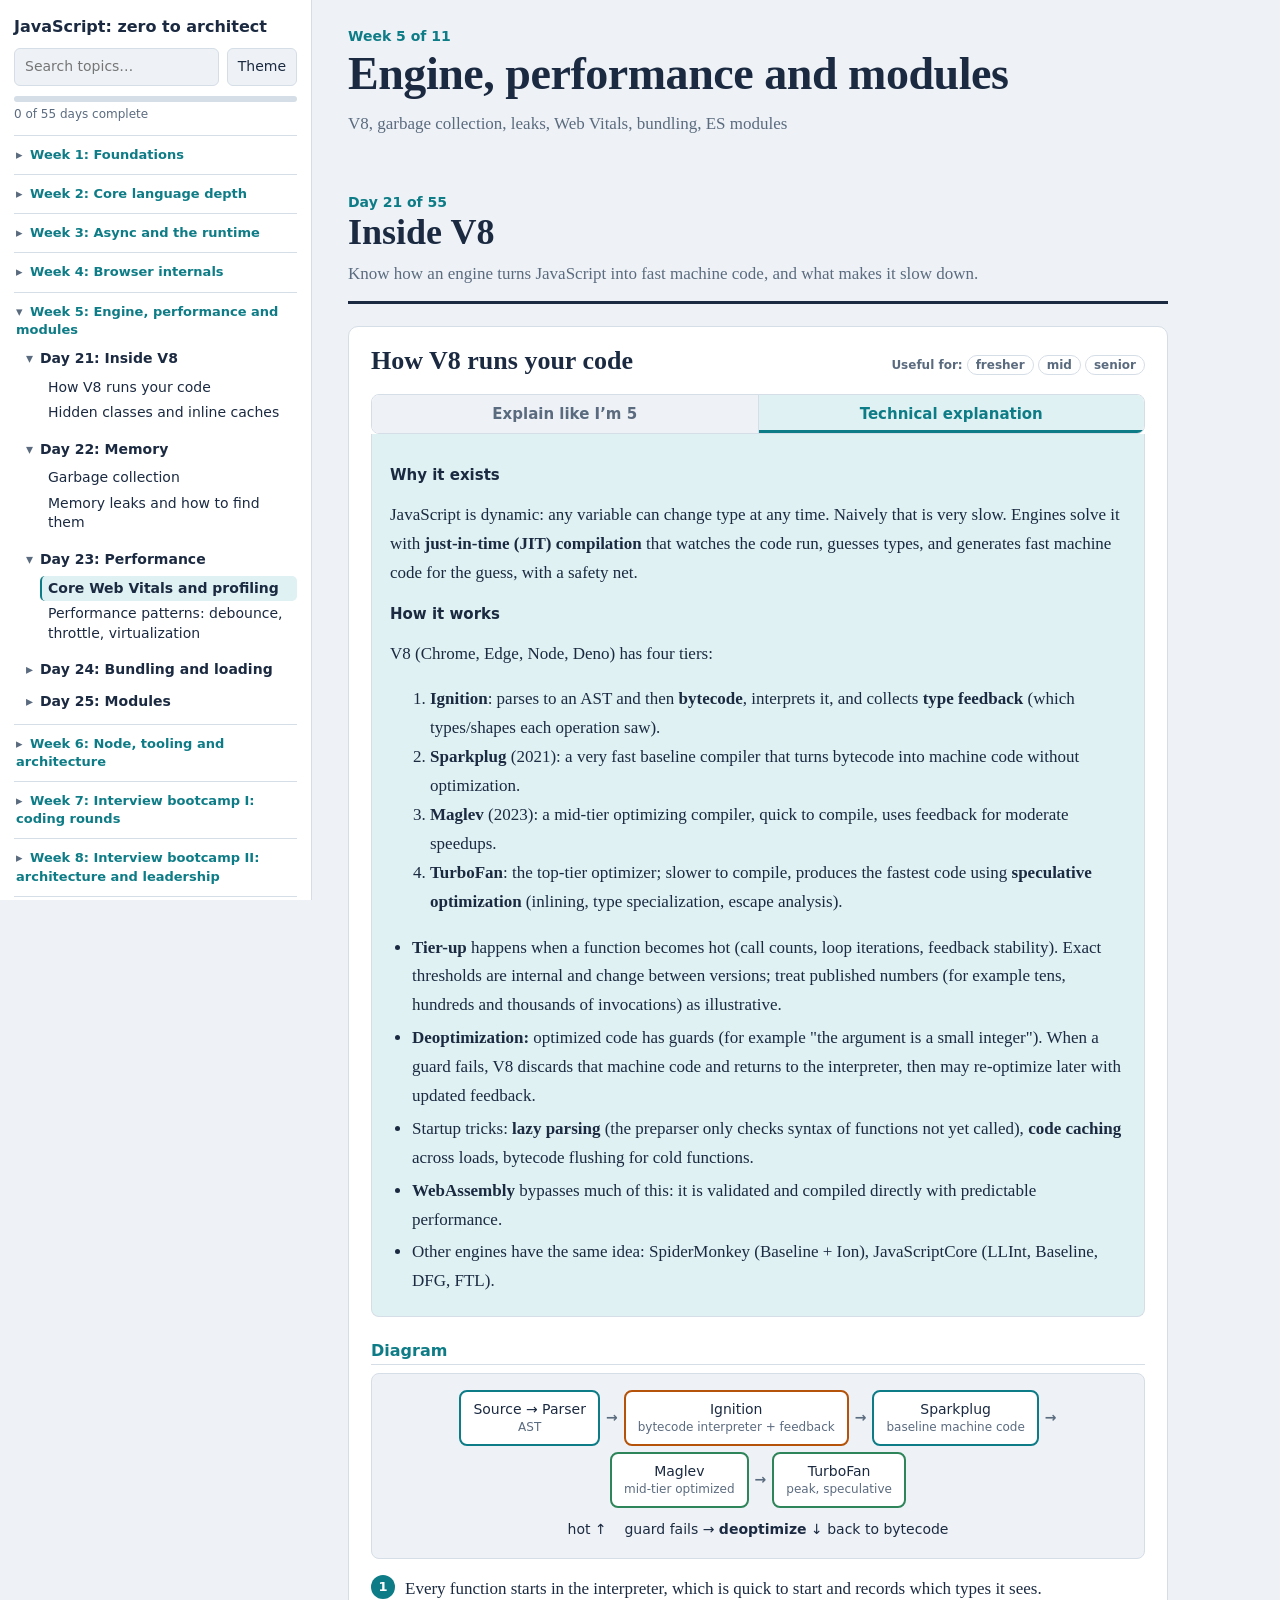
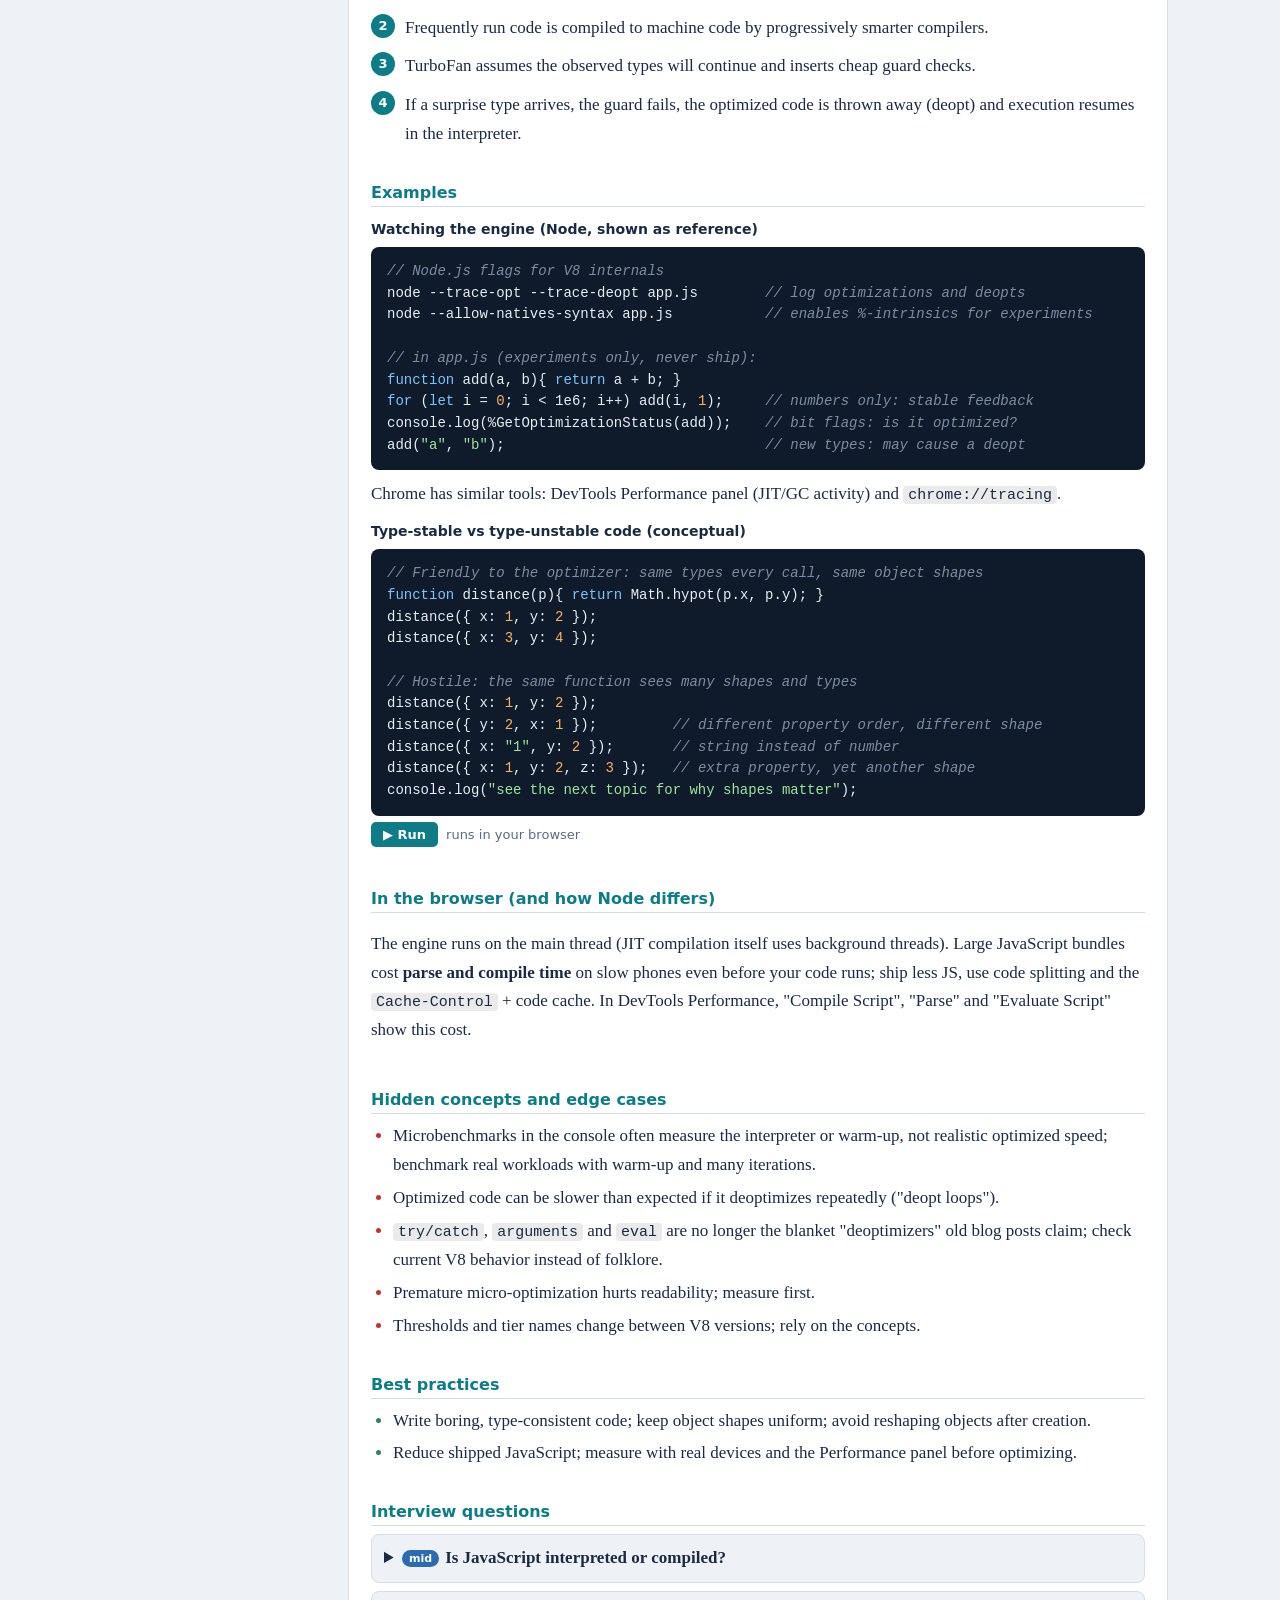
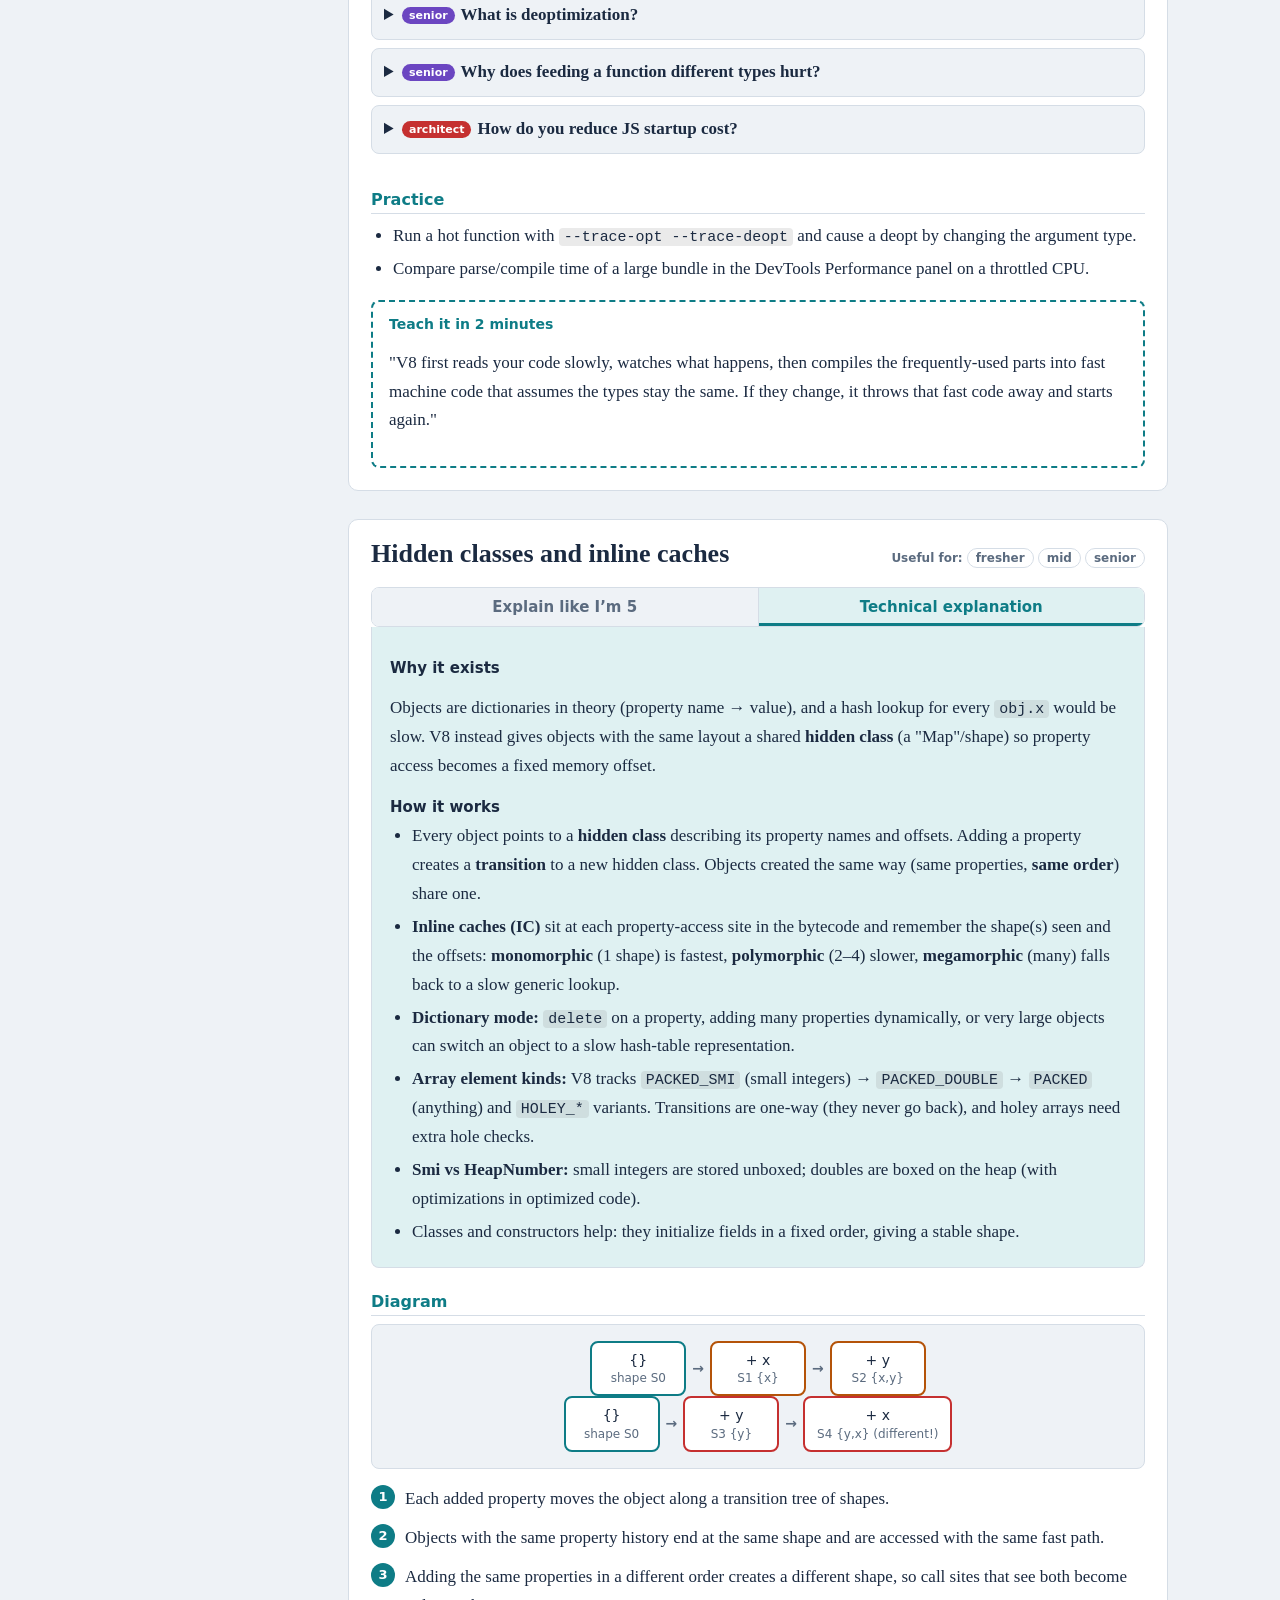
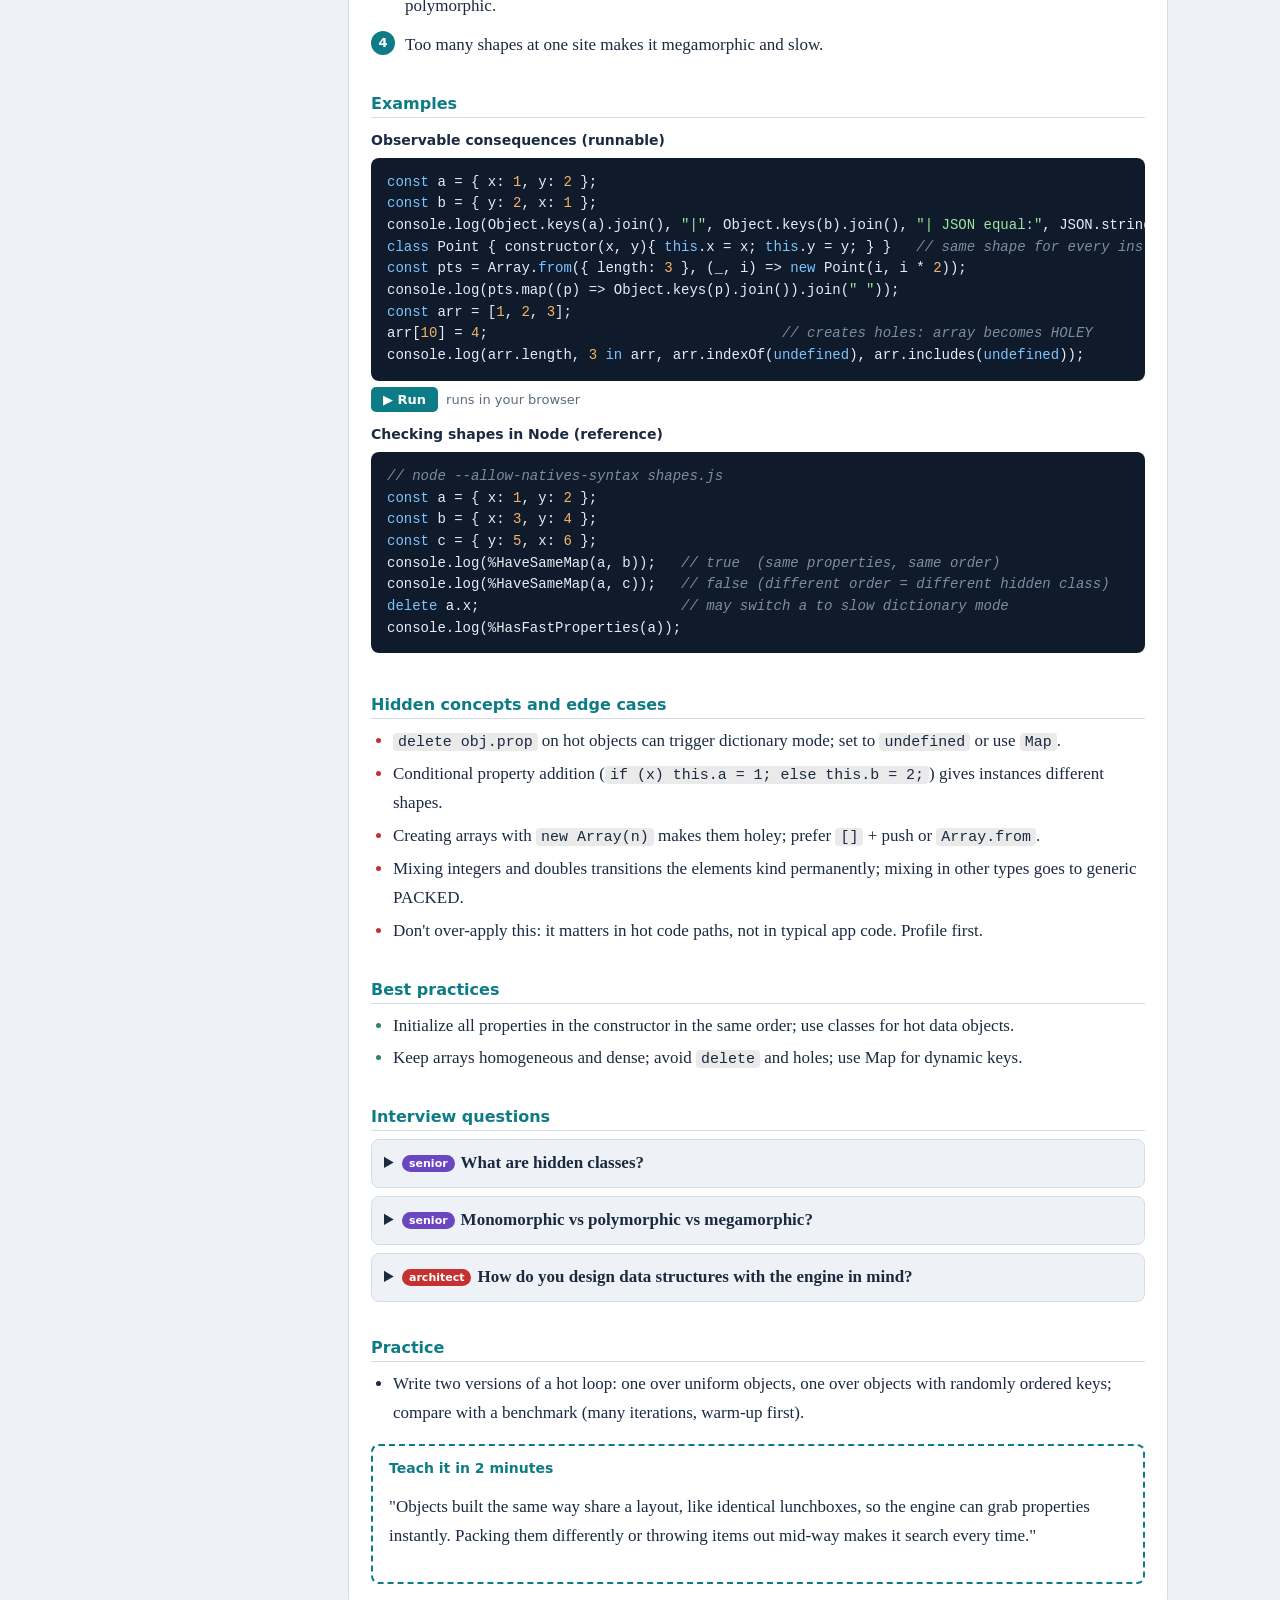
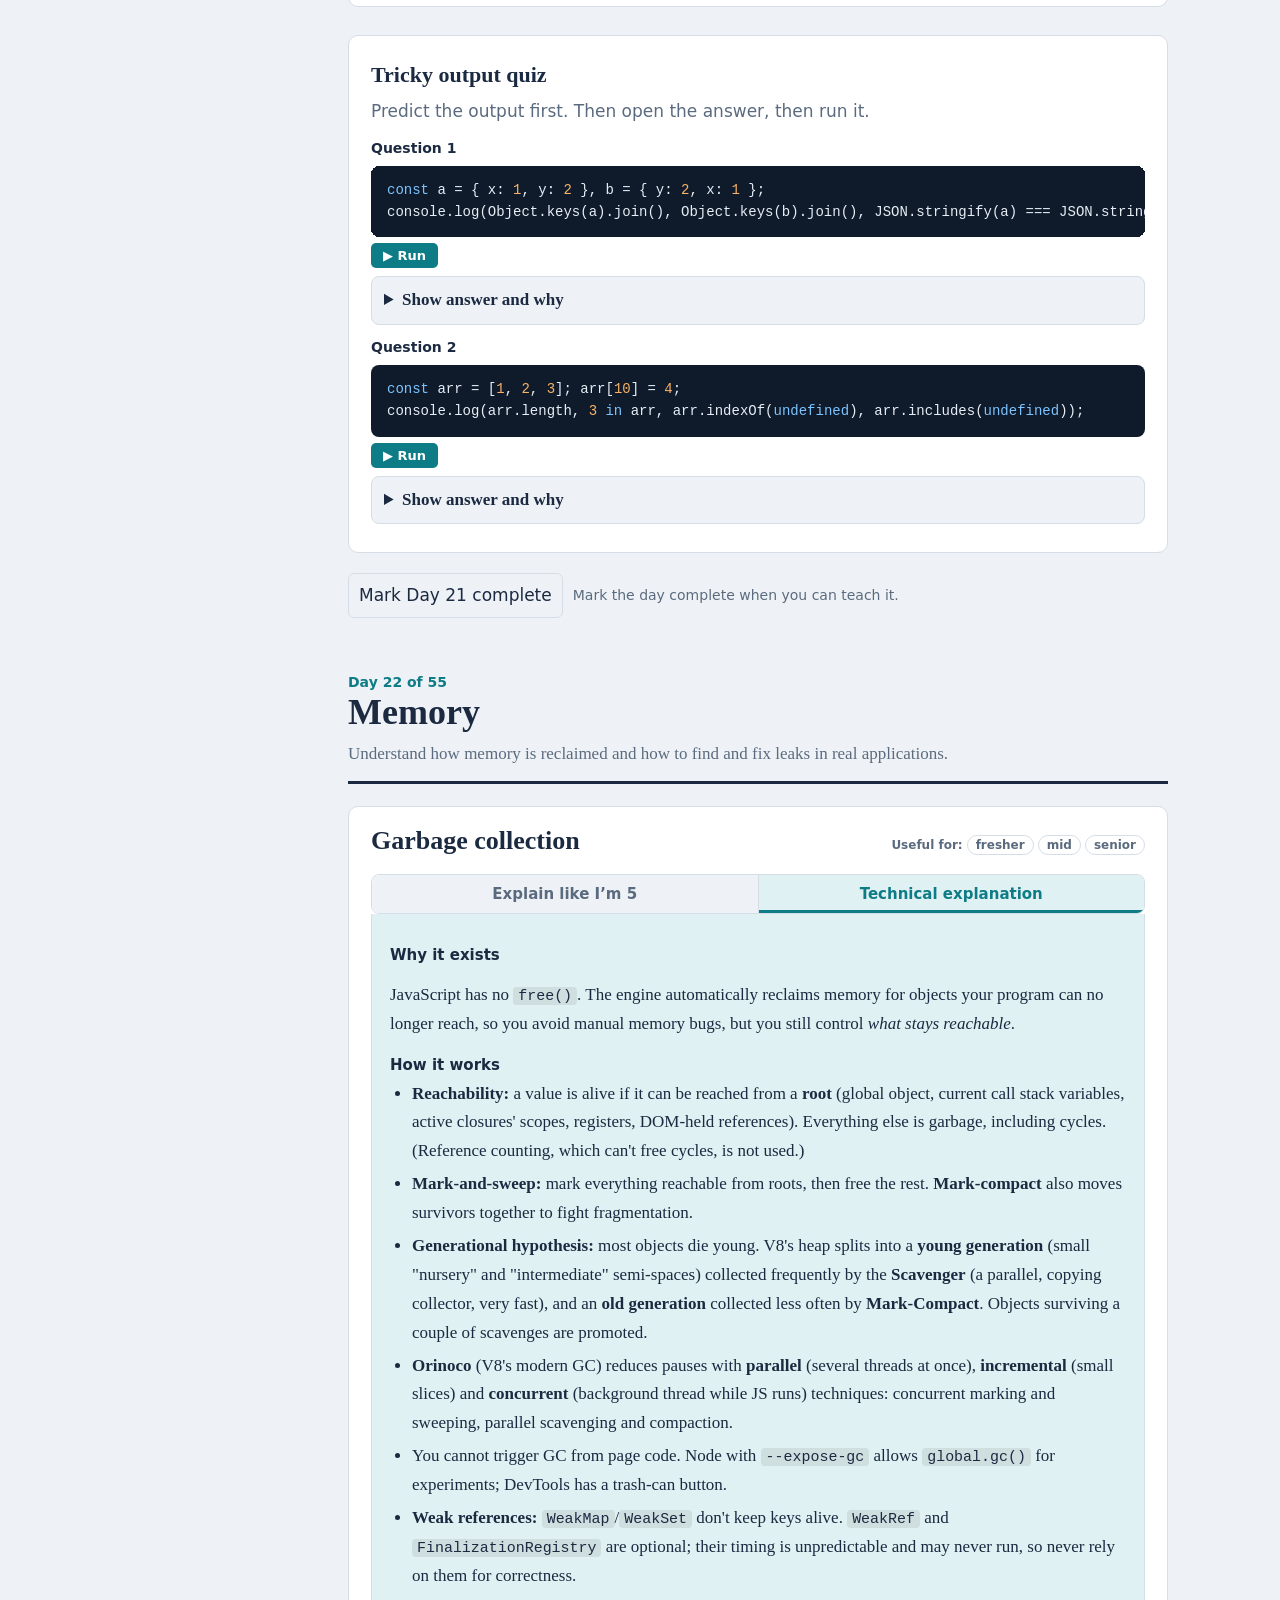
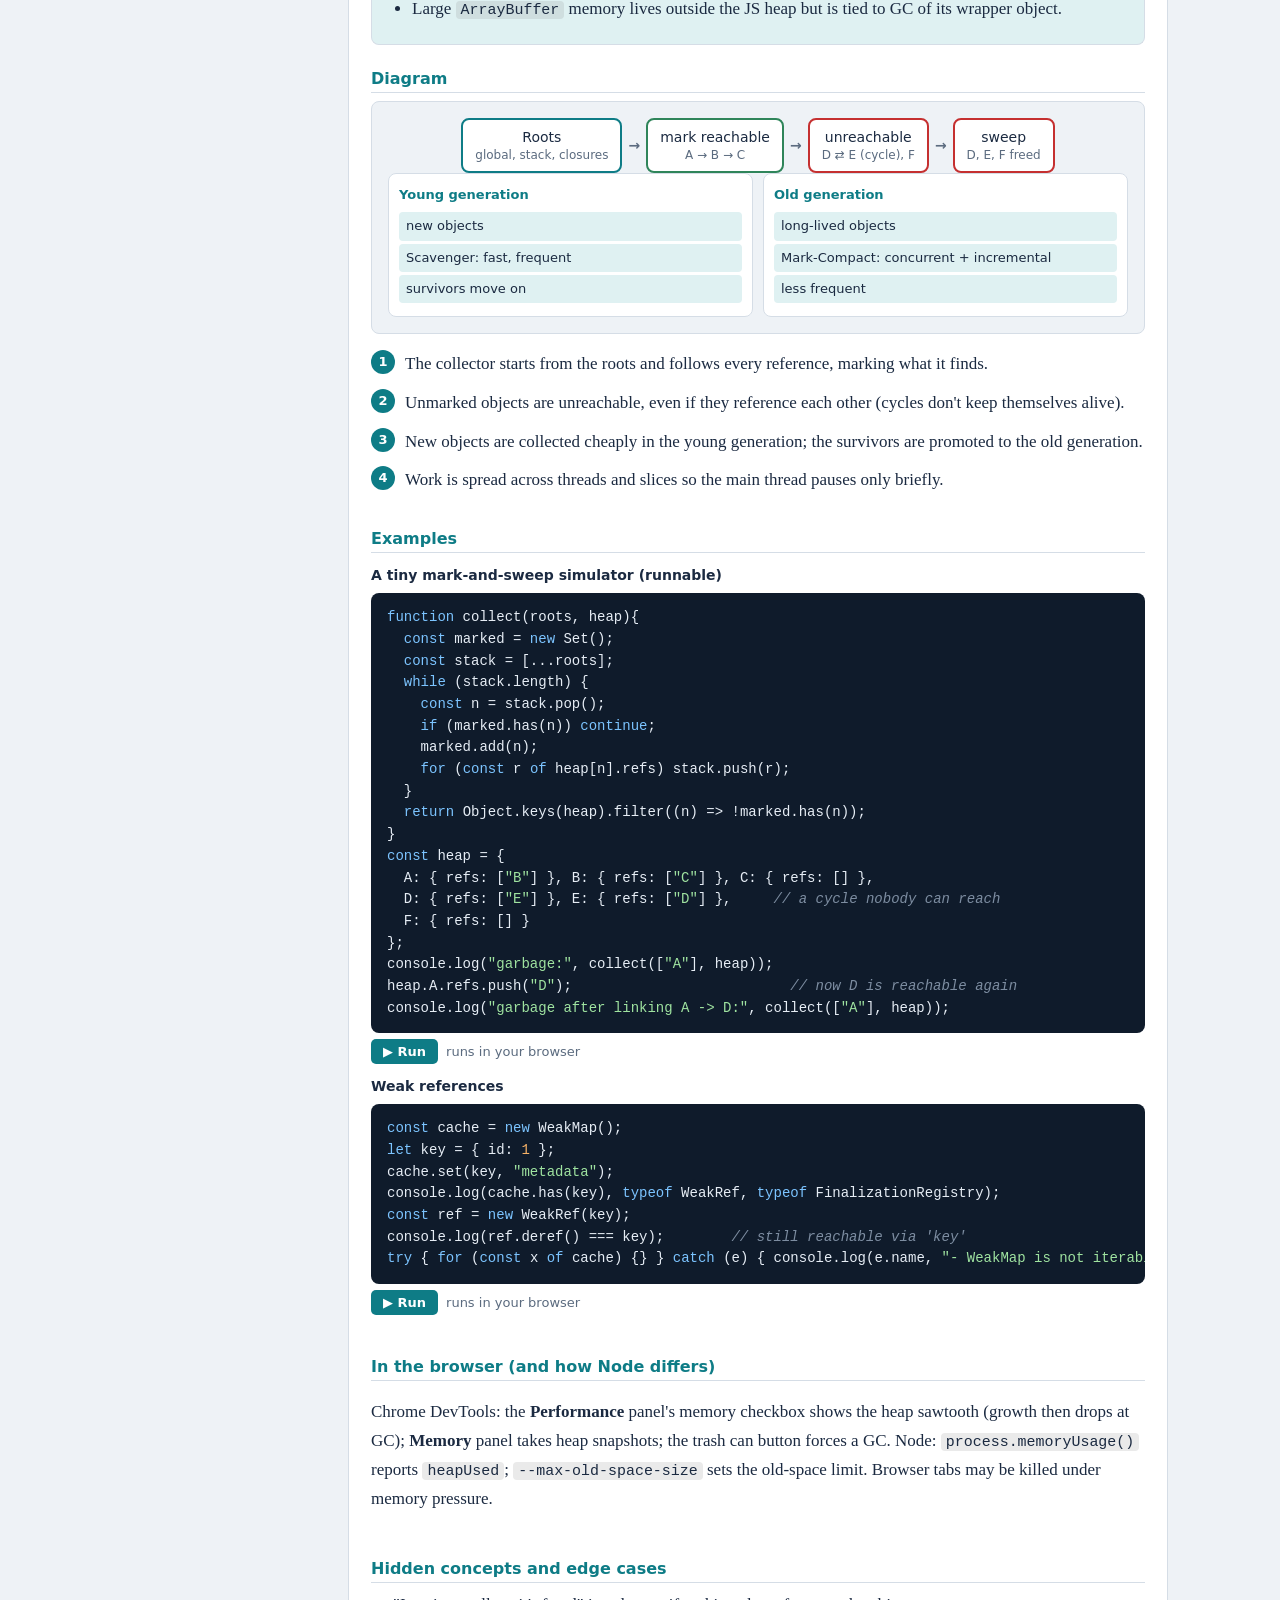
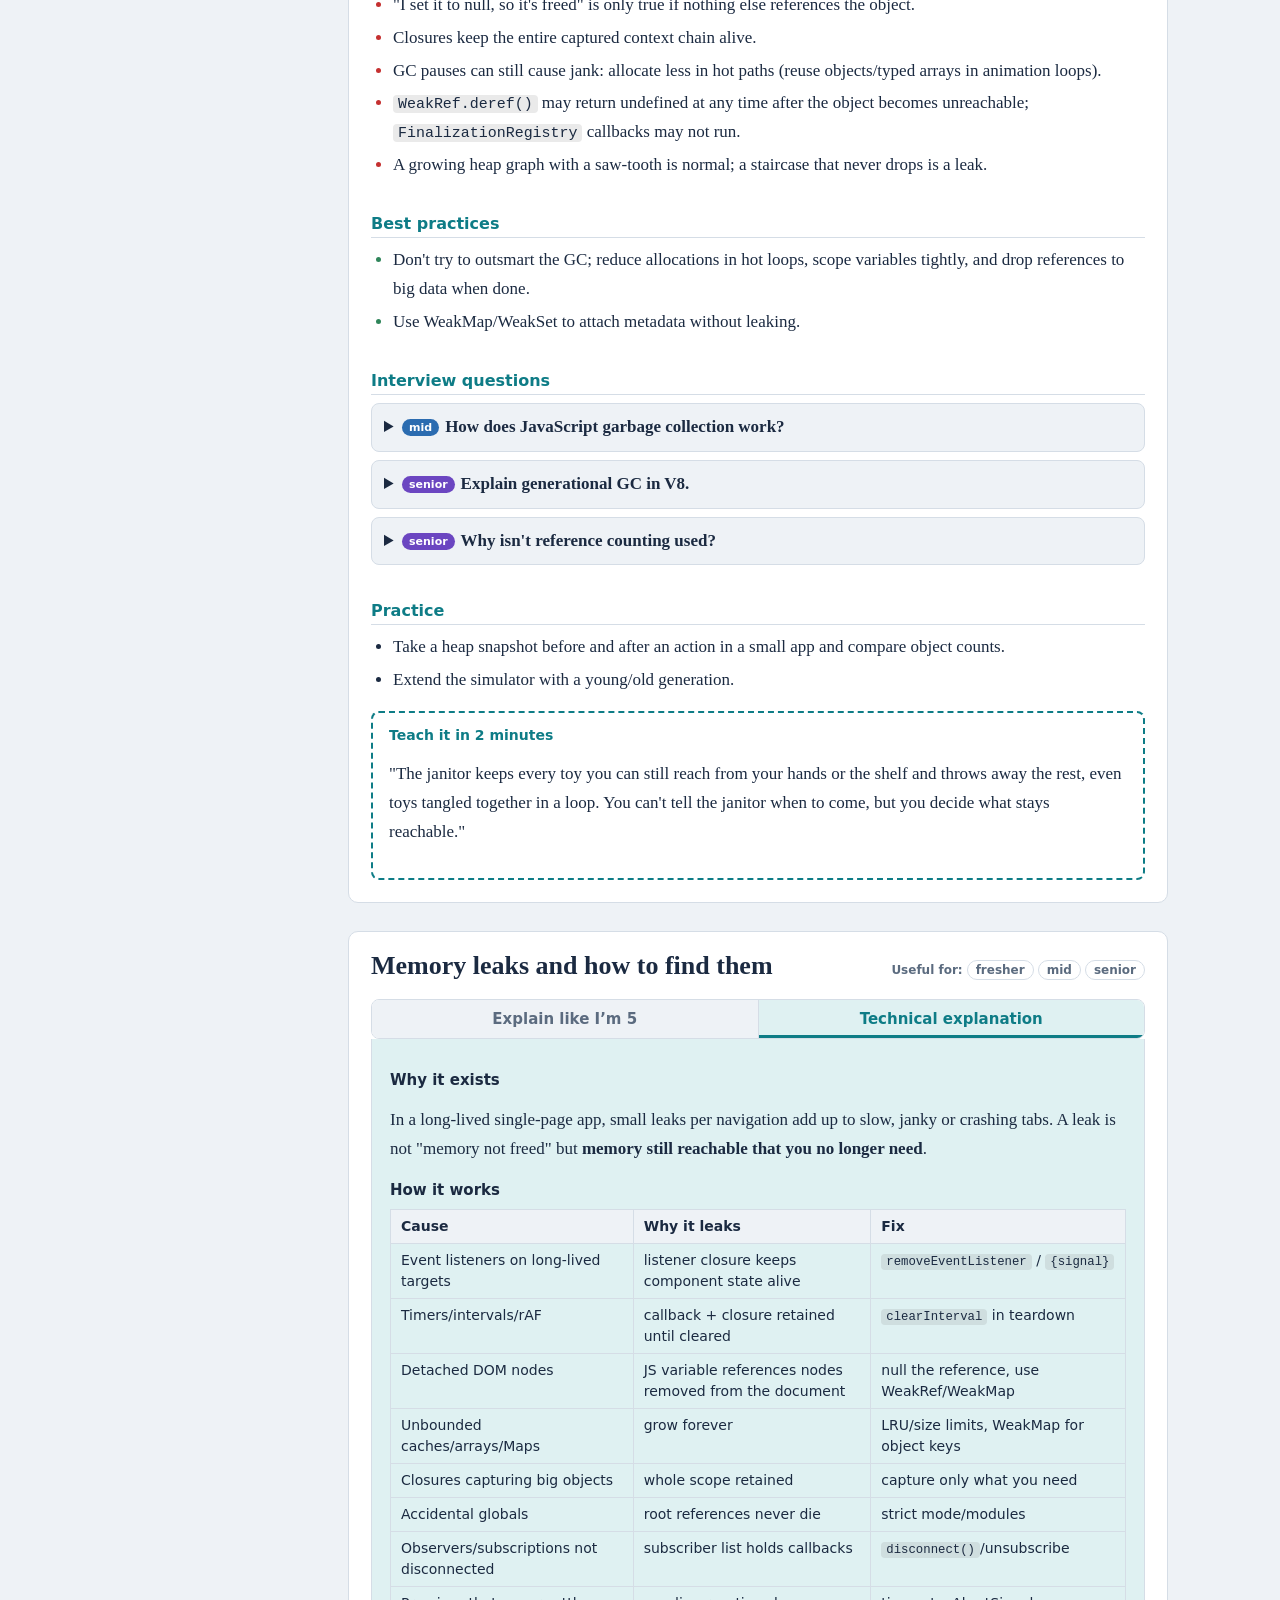
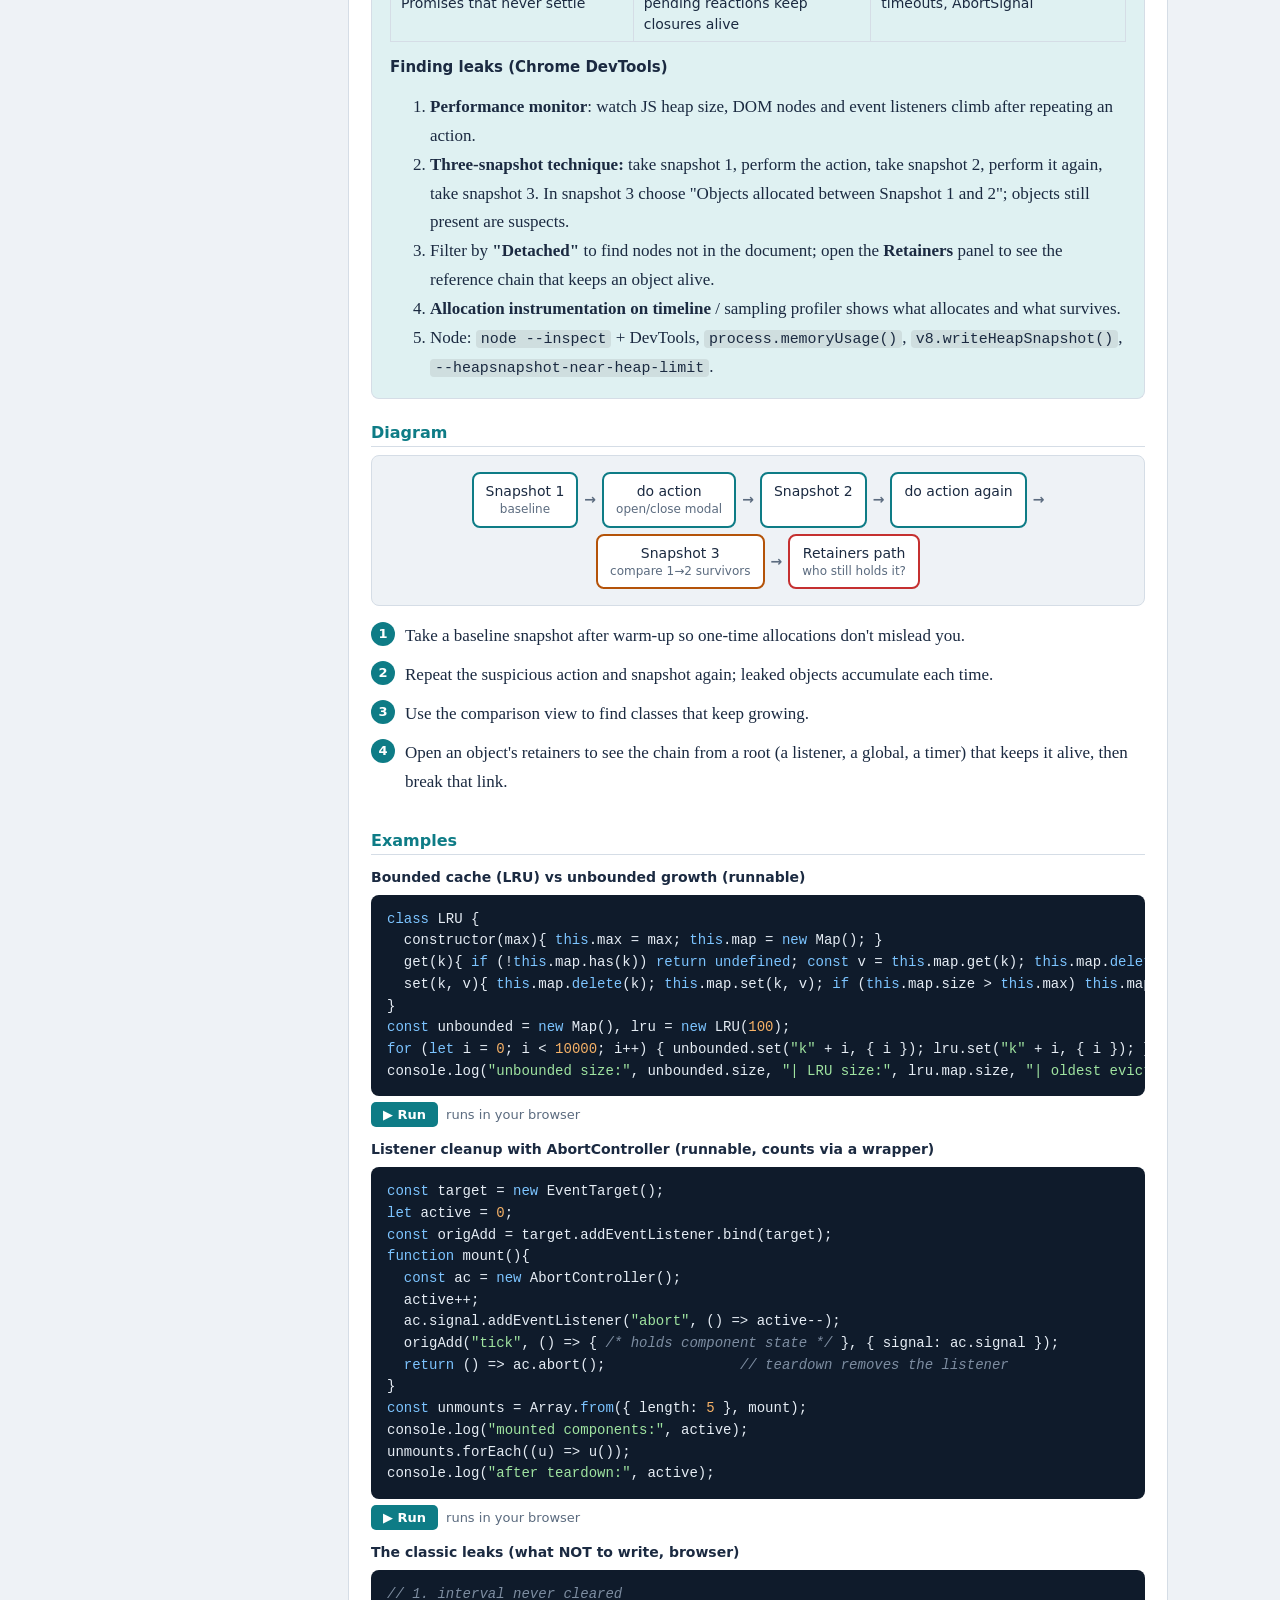
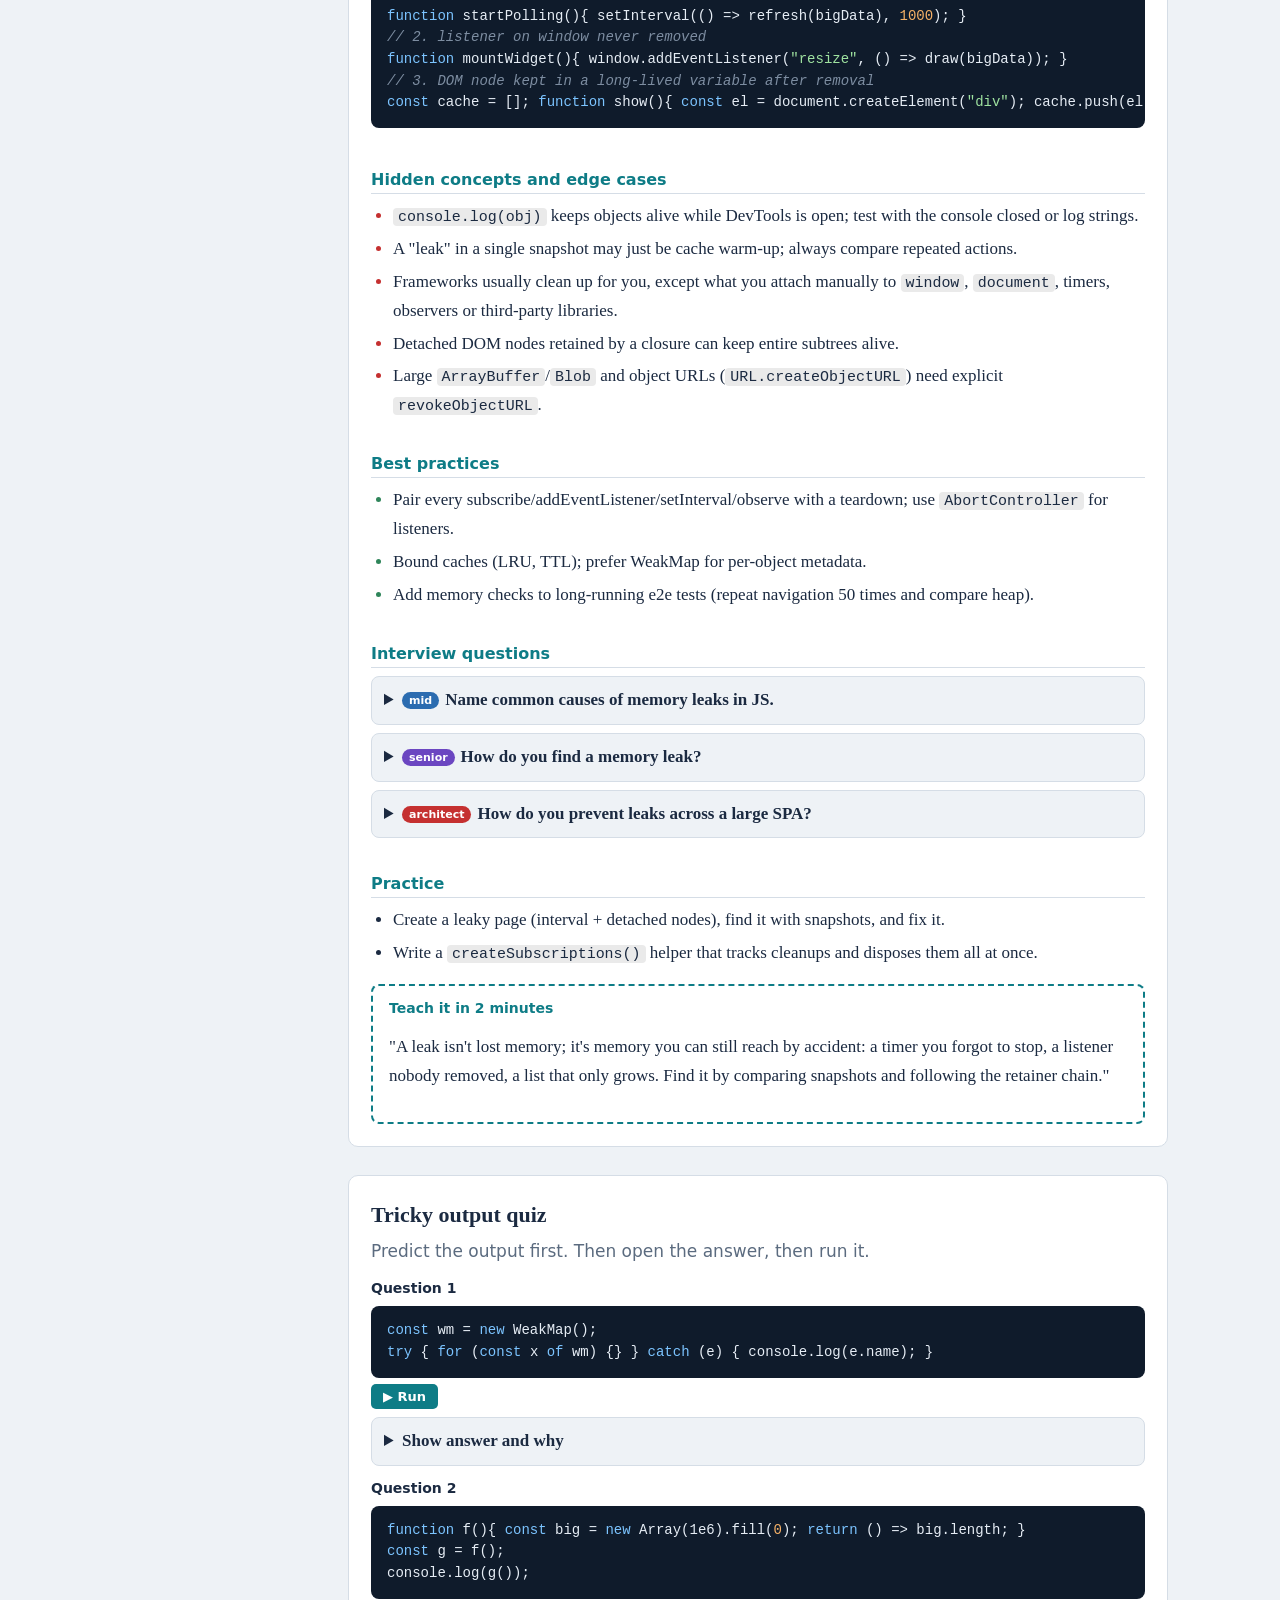
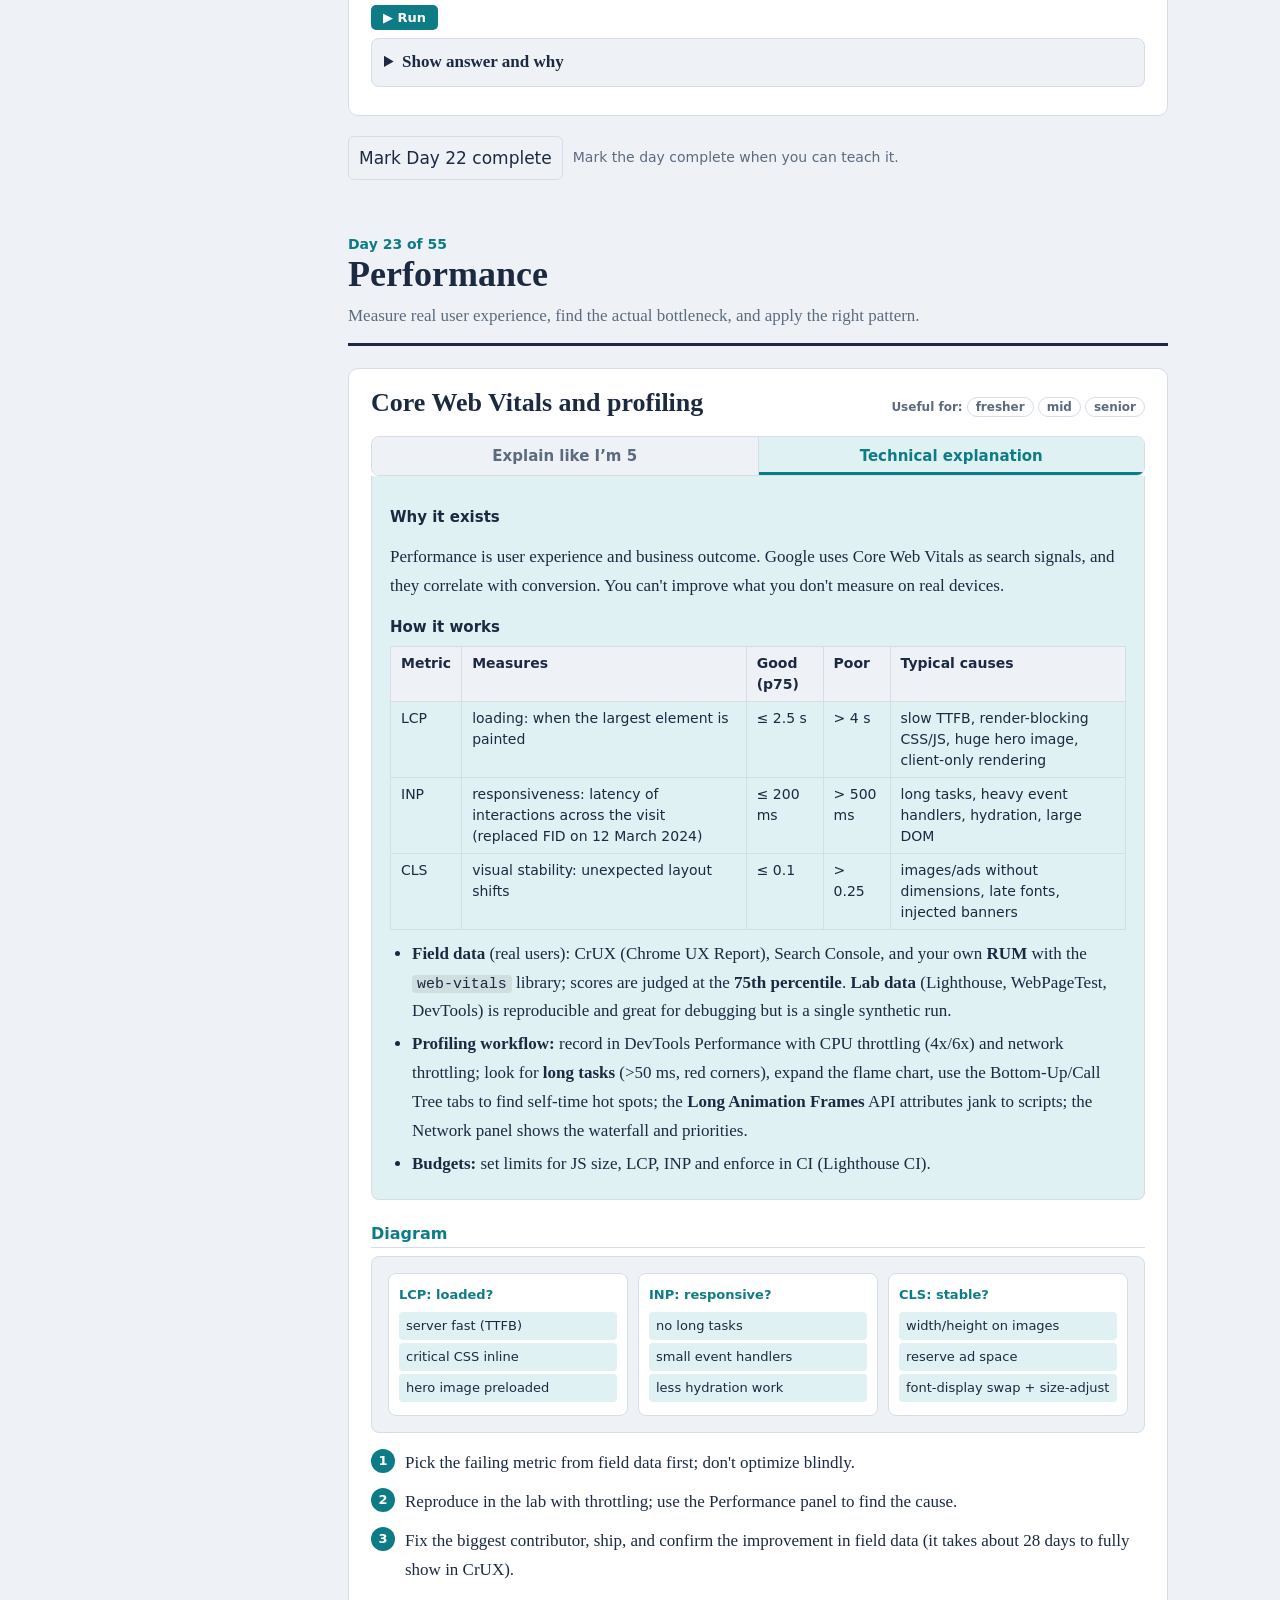
<file: js-course/week5.html>
<!DOCTYPE html>
<html lang="en"><head><meta charset="utf-8"><meta name="viewport" content="width=device-width,initial-scale=1">
<title>Week 5: Engine, performance and modules | JavaScript Zero to Architect</title><style>
:root{--bg:#eef2f6;--card:#fff;--ink:#1b2a41;--muted:#5b6b7f;--line:#d5dde6;--accent:#0e7c86;--accent-soft:#dff1f2;--warm:#b45309;--warm-soft:#fdf0dc;--code:#0f1b2b;--code-ink:#e6edf5;--sbw:312px;--ok:#2f855a;--bad:#c53030}
[data-theme=dark]{--bg:#0e151d;--card:#16212d;--ink:#e6edf5;--muted:#93a4b8;--line:#263445;--accent:#4fd1c5;--accent-soft:#12303a;--warm:#f6ad55;--warm-soft:#33260f;--code:#0a1119;--code-ink:#dbe6f2}
*{box-sizing:border-box}html{scroll-behavior:smooth;scroll-padding-top:16px}
body{margin:0;background:var(--bg);color:var(--ink);font:17px/1.7 Charter,"Iowan Old Style",Georgia,serif}
a{color:var(--accent)}code,pre,kbd{font-family:ui-monospace,SFMono-Regular,Menlo,Consolas,monospace}
:focus-visible{outline:3px solid var(--accent);outline-offset:2px}
.ui{font-family:system-ui,-apple-system,"Segoe UI",Roboto,sans-serif}
#sidebar{position:fixed;inset:0 auto 0 0;width:var(--sbw);background:var(--card);border-right:1px solid var(--line);overflow-y:auto;padding:16px 14px 40px;font-family:system-ui,-apple-system,"Segoe UI",sans-serif;font-size:14px;line-height:1.4;z-index:20;transition:transform .2s}
#sidebar .brand{display:block;font-weight:700;font-size:16px;color:var(--ink);text-decoration:none;margin-bottom:10px}
#sidebar .tools{display:flex;gap:8px;margin-bottom:10px}
#search{flex:1;padding:8px 10px;border:1px solid var(--line);border-radius:6px;background:var(--bg);color:var(--ink);font:inherit}
.btn{border:1px solid var(--line);background:var(--bg);color:var(--ink);border-radius:6px;padding:7px 10px;font:inherit;cursor:pointer}
.btn:hover{border-color:var(--accent)}
.prog{height:6px;background:var(--line);border-radius:3px;overflow:hidden;margin:4px 0 4px}.prog i{display:block;height:100%;background:var(--accent);width:0}
.proglabel{color:var(--muted);font-size:12px;margin-bottom:12px}
#sidebar details{border-top:1px solid var(--line);padding:6px 0}
#sidebar summary{cursor:pointer;font-weight:700;padding:4px 2px;list-style:none}
#sidebar summary::-webkit-details-marker{display:none}
#sidebar summary:before{content:"▸";display:inline-block;width:14px;color:var(--muted)}
#sidebar details[open]>summary:before{content:"▾"}
#sidebar .wk>summary{font-size:13px;color:var(--accent)}
#sidebar .dy{margin-left:10px;border-top:0;padding:2px 0}
#sidebar .dy>summary{font-weight:600}
#sidebar ul{list-style:none;margin:2px 0 6px 16px;padding:0}
#sidebar li a{display:block;padding:3px 6px;border-radius:5px;color:var(--ink);text-decoration:none;border-left:2px solid transparent}
#sidebar li a:hover{background:var(--bg)}#sidebar li a.on{background:var(--accent-soft);border-left-color:var(--accent);font-weight:600}
#sidebar .tick{color:var(--ok);margin-left:4px}
#sidebar .hide{display:none}
main{margin-left:var(--sbw);padding:28px 36px 90px;max-width:calc(var(--sbw) + 940px)}
.wrap{max-width:820px}
#menu{display:none;position:fixed;top:10px;left:10px;z-index:30}
.weekhead{margin:0 0 28px}.weekhead .kicker{font:600 14px system-ui,sans-serif;color:var(--accent)}
.weekhead h1{font-size:clamp(30px,4.2vw,46px);line-height:1.12;margin:4px 0 10px;letter-spacing:-.01em}
.weekhead p{color:var(--muted);margin:0}
.day{margin-top:56px}
.dayhead{border-bottom:3px solid var(--ink);padding-bottom:12px;margin-bottom:22px}
.dayhead .dn{font:700 14px system-ui,sans-serif;color:var(--accent)}
.dayhead h2{font-size:clamp(26px,3.2vw,36px);margin:2px 0 6px;line-height:1.15}
.dayhead .goal{margin:0;color:var(--muted)}
.topic{background:var(--card);border:1px solid var(--line);border-radius:10px;margin:0 0 28px;overflow:hidden}
.topic>header{padding:18px 22px 6px;display:flex;flex-wrap:wrap;gap:8px 14px;align-items:baseline;justify-content:space-between}
.topic h3{margin:0;font-size:26px;line-height:1.2}
.lvls{font:600 12px system-ui,sans-serif;color:var(--muted)}
.lvls b{display:inline-block;padding:2px 8px;border:1px solid var(--line);border-radius:99px;margin-left:4px;font-weight:600}
.tabs{display:flex;margin:12px 22px 0;border:1px solid var(--line);border-radius:8px;overflow:hidden;font-family:system-ui,sans-serif}
.tabs button{flex:1;padding:10px 12px;border:0;background:var(--bg);color:var(--muted);font:600 15px system-ui,sans-serif;cursor:pointer;border-right:1px solid var(--line)}
.tabs button:last-child{border-right:0}
.tabs button[aria-selected=true].t-eli{background:var(--warm-soft);color:var(--warm);box-shadow:inset 0 -3px 0 var(--warm)}
.tabs button[aria-selected=true].t-tech{background:var(--accent-soft);color:var(--accent);box-shadow:inset 0 -3px 0 var(--accent)}
.pane{margin:0 22px;padding:16px 18px;border:1px solid var(--line);border-top:0;border-radius:0 0 8px 8px}
.pane.p-eli{background:var(--warm-soft)}.pane.p-tech{background:var(--accent-soft)}
.pane[hidden]{display:none}.pane p:first-child{margin-top:0}.pane>*:last-child{margin-bottom:0}
.pane h5,.blk h4{font:700 15px system-ui,sans-serif;margin:16px 0 4px}
.blk{padding:6px 22px 4px}.blk h4{font-size:16px;margin:18px 0 8px;color:var(--accent);border-bottom:1px solid var(--line);padding-bottom:4px}
.blk:last-child{padding-bottom:18px}
code{background:rgba(127,127,127,.16);padding:1px 5px;border-radius:4px;font-size:.88em}
pre{margin:10px 0;background:var(--code);color:var(--code-ink);padding:14px 16px;border-radius:8px;overflow-x:auto;font-size:14px;line-height:1.55}
pre code{background:none;padding:0;font-size:inherit}
.k{color:#7cc4ff}.s{color:#9fe3a0}.c{color:#7d8da1;font-style:italic}.n{color:#f7b267}
.ex{margin:14px 0}.ex .et{font:600 14px system-ui,sans-serif;margin-bottom:2px}
.ex .bar{display:flex;gap:8px;align-items:center;margin:-4px 0 6px;font:13px system-ui,sans-serif}
.run{background:var(--accent);color:#fff;border:0;border-radius:5px;padding:5px 12px;font:600 13px system-ui,sans-serif;cursor:pointer}
[data-theme=dark] .run{color:#06222a}
.out{white-space:pre-wrap;background:#06101a;color:#b9f3c0;border-left:4px solid var(--ok);padding:10px 14px;border-radius:6px;font:13px/1.5 ui-monospace,Menlo,monospace;margin:4px 0 8px}
.out:empty,.out[hidden]{display:none}
ul.pts{margin:6px 0;padding-left:22px}ul.pts li{margin:4px 0}
.gotcha li::marker{color:var(--bad)}.best li::marker{color:var(--ok)}
.diagram{background:var(--bg);border:1px solid var(--line);border-radius:8px;padding:16px;overflow-x:auto;font-family:system-ui,sans-serif;font-size:14px}
.diagram svg{max-width:100%;height:auto;display:block;margin:0 auto}
.flow{display:flex;flex-wrap:wrap;align-items:stretch;gap:6px;justify-content:center}
.flow.v{flex-direction:column;align-items:center}
.fb{background:var(--card);border:2px solid var(--accent);border-radius:8px;padding:8px 12px;text-align:center;line-height:1.3;min-width:96px}
.fb small{display:block;color:var(--muted);font-size:12px;margin-top:2px}
.fb.w{border-color:var(--warm)}.fb.g{border-color:var(--ok)}.fb.r{border-color:var(--bad)}
.ar{align-self:center;color:var(--muted);font-weight:700}
.flow.v .ar{transform:rotate(90deg);line-height:1}
.lane{display:grid;grid-template-columns:repeat(auto-fit,minmax(150px,1fr));gap:10px}
.lane>div{background:var(--card);border:1px solid var(--line);border-radius:8px;padding:10px}
.lane h6{margin:0 0 6px;font-size:13px;color:var(--accent)}
.lane .it{background:var(--accent-soft);border-radius:4px;padding:3px 7px;margin:3px 0;font-size:13px}
.dsteps{counter-reset:s;list-style:none;padding:0;margin:12px 0 0}
.dsteps li{counter-increment:s;position:relative;padding:4px 0 4px 34px;margin:2px 0}
.dsteps li:before{content:counter(s);position:absolute;left:0;top:4px;width:24px;height:24px;border-radius:50%;background:var(--accent);color:#fff;font:700 13px/24px system-ui,sans-serif;text-align:center}
[data-theme=dark] .dsteps li:before{color:#06222a}
details.iq{border:1px solid var(--line);border-radius:8px;margin:8px 0;background:var(--bg)}
details.iq summary{cursor:pointer;padding:9px 12px;font-weight:600}
details.iq .ans{padding:2px 14px 12px;border-top:1px solid var(--line)}
.badge{display:inline-block;font:700 11px system-ui,sans-serif;padding:2px 7px;border-radius:99px;margin-right:6px;vertical-align:1px;color:#fff}
.b-fresher{background:#2f855a}.b-mid{background:#2b6cb0}.b-senior{background:#6b46c1}.b-lead{background:#b7791f}.b-architect{background:#c53030}
.teach{margin:6px 22px 22px;padding:14px 16px;border:2px dashed var(--accent);border-radius:8px;background:var(--card)}
.teach b.h{font:700 14px system-ui,sans-serif;color:var(--accent);display:block;margin-bottom:4px}
.quiz{background:var(--card);border:1px solid var(--line);border-radius:10px;padding:6px 22px 14px;margin:0 0 20px}
.quiz h3{margin:14px 0 4px;font-size:22px}
.daydone{margin:14px 0 0;display:flex;gap:10px;align-items:center;font-family:system-ui,sans-serif}
.rev{background:var(--card);border:2px solid var(--ink);border-radius:10px;padding:8px 24px 16px;margin-top:56px}
.rev h2{margin:12px 0 4px}
.pager{display:flex;justify-content:space-between;margin-top:40px;font-family:system-ui,sans-serif}
.pager a{padding:10px 16px;border:1px solid var(--line);border-radius:8px;background:var(--card);text-decoration:none;font-weight:600}
#top{position:fixed;right:18px;bottom:18px;width:44px;height:44px;border-radius:50%;background:var(--accent);color:#fff;border:0;font-size:20px;cursor:pointer;display:none;z-index:15}
[data-theme=dark] #top{color:#06222a}
table{border-collapse:collapse;width:100%;font:14px/1.5 system-ui,sans-serif;margin:10px 0;display:block;overflow-x:auto}
th,td{border:1px solid var(--line);padding:6px 10px;text-align:left;vertical-align:top}th{background:var(--bg)}
/* index */
.hero{padding:34px 0 10px}.hero h1{font-size:clamp(36px,6vw,64px);line-height:1.05;margin:0 0 14px;letter-spacing:-.02em}
.hero p{font-size:19px;max-width:640px;color:var(--muted)}
.cta{display:inline-block;margin:6px 10px 6px 0;padding:11px 20px;border-radius:8px;font:700 15px system-ui,sans-serif;text-decoration:none;background:var(--accent);color:#fff}
[data-theme=dark] .cta{color:#06222a}.cta.alt{background:transparent;color:var(--ink);border:1px solid var(--line)}
.wkgrid{display:grid;gap:18px;margin:22px 0}
.wkcard{background:var(--card);border:1px solid var(--line);border-radius:10px;padding:14px 20px}
.wkcard h3{margin:0 0 2px}.wkcard .sub{color:var(--muted);font:14px system-ui,sans-serif;margin-bottom:8px}
.wkcard .dd{margin:8px 0;font-family:system-ui,sans-serif;font-size:15px}
.wkcard .dd b a{color:var(--ink);text-decoration:none}.wkcard .dd span a{font-size:13px;margin-right:10px}
@media(max-width:900px){#sidebar{transform:translateX(-105%)}body.nav #sidebar{transform:none;box-shadow:0 0 40px rgba(0,0,0,.4)}main{margin-left:0;padding:60px 16px 80px}#menu{display:block}.tabs{margin-left:12px;margin-right:12px}.pane,.teach{margin-left:12px;margin-right:12px}.blk{padding-left:12px;padding-right:12px}}
@media(prefers-reduced-motion:reduce){html{scroll-behavior:auto}#sidebar{transition:none}}
@media print{#sidebar,#menu,#top,.run,.tabs,.daydone,.pager{display:none!important}main{margin:0;padding:0}.pane[hidden]{display:block!important}.topic{break-inside:avoid-page}details>*{display:block!important}.out{display:none}body{background:#fff;color:#000;font-size:12px}}
/* layout fixes: sidebar overflow, menu button overlap */
#sidebar{overflow-x:hidden}
#search{min-width:0;width:0}
#sidebar .tools .btn{flex:none}
#menu{font-family:system-ui,-apple-system,"Segoe UI",sans-serif;background:var(--card);box-shadow:0 2px 8px rgba(0,0,0,.18)}
@media(max-width:900px){html{scroll-padding-top:68px}#sidebar{padding-top:60px}}

</style></head>
<body><button id="menu" class="btn ui" aria-label="Open menu">☰ Menu</button><nav id="sidebar" aria-label="Course navigation"></nav><main></main><button id="top" aria-label="Back to top">↑</button>
<script>
window.COURSE=[
{w:1,file:"week1.html",title:"Foundations",sub:"From zero: how JS runs, values, coercion, functions, scope, this, strings, arrays, objects",days:[
{n:1,t:"Getting started: values and variables",tp:[["d1-intro","What JavaScript is and how it runs","history engine console script strict"],["d1-vars","Variables: var, let, const","declare hoist block"],["d1-types","Data types and typeof","primitive object null undefined bigint symbol"]]},
{n:2,t:"Numbers, coercion and control flow",tp:[["d2-numbers","Numbers, operators and floating point","float bigint nan infinity math"],["d2-coercion","Type coercion and equality","== === truthy falsy toprimitive"],["d2-control","Control flow and loops","if switch for while break label"]]},
{n:3,t:"Functions, scope and hoisting",tp:[["d3-functions","Functions in depth","arrow default rest arguments iife"],["d3-scope","Scope and the scope chain","lexical block global"],["d3-hoisting","Hoisting and the temporal dead zone","tdz var let"]]},
{n:4,t:"this, strings and regular expressions",tp:[["d4-this","The this keyword","bind call apply arrow"],["d4-strings","Strings, Unicode and template literals","utf-16 emoji intl segmenter"],["d4-regex","Regular expressions","regexp escape named groups"]]},
{n:5,t:"Arrays, objects, collections and dates",tp:[["d5-arrays","Arrays and their methods","map filter reduce sort holes toSorted"],["d5-objects","Objects, property order and copying","spread freeze groupBy"],["d5-collections","Map, Set, WeakMap and WeakSet","set methods union"],["d5-dates","Dates and Temporal","date timezone temporal"]]}]},
{w:2,file:"week2.html",title:"Core language depth",sub:"Closures, prototypes, classes, iterators, generators, Proxy, immutability",days:[
{n:6,t:"Closures",tp:[["d6-closures","Closures","lexical environment loop"],["d6-closure-uses","Closure patterns: once, memoize, modules","private state"]]},
{n:7,t:"Prototypes",tp:[["d7-prototypes","The prototype chain","__proto__ inheritance"],["d7-new","new, constructors and Object.create","constructor"]]},
{n:8,t:"Classes",tp:[["d8-classes","Classes","extends super"],["d8-private","Private fields, static blocks and accessors","# getter setter decorators"]]},
{n:9,t:"Iterators and generators",tp:[["d9-iterators","Iterators and iterables","symbol.iterator for of"],["d9-generators","Generators","yield"],["d9-helpers","Iterator helpers (ES2025/26)","lazy take drop"]]},
{n:10,t:"Destructuring, Proxy and immutability",tp:[["d10-destructuring","Destructuring, spread and rest","default"],["d10-symbol","Symbols, Proxy and Reflect","metaprogramming"],["d10-immutable","Immutability, structuredClone and using","freeze dispose"]]}]},
{w:3,file:"week3.html",title:"Async and the runtime",sub:"Callbacks, Promises, async/await, the event loop, workers, streams, errors",days:[
{n:11,t:"Callbacks and Promises",tp:[["d11-callbacks","Callbacks and the problem they solve","callback hell"],["d11-promises","Promises","then catch finally"]]},
{n:12,t:"async/await and patterns",tp:[["d12-async","async and await","try catch"],["d12-combinators","Promise combinators and async patterns","all allSettled any race pool retry"]]},
{n:13,t:"The event loop",tp:[["d13-eventloop","The event loop","call stack queue"],["d13-puzzles","Microtasks vs macrotasks: output puzzles","queueMicrotask"]]},
{n:14,t:"Timers and workers",tp:[["d14-timers","Timers and scheduling","setTimeout raf clamping"],["d14-workers","Web Workers and concurrency","postMessage transfer"]]},
{n:15,t:"Streams and errors",tp:[["d15-streams","Streams and AbortController","backpressure cancel"],["d15-errors","Error handling","unhandled rejection"]]}]},
{w:4,file:"week4.html",title:"Browser internals",sub:"DOM, events, rendering pipeline, storage, fetch and CORS, security",days:[
{n:16,t:"The DOM",tp:[["d16-dom","The DOM","tree node"],["d16-dom-ops","Working with the DOM efficiently","fragment"]]},
{n:17,t:"Events and observers",tp:[["d17-events","Event flow and delegation","capture bubble passive"],["d17-observers","Observers and custom events","intersection mutation resize"]]},
{n:18,t:"Rendering",tp:[["d18-pipeline","The browser rendering pipeline","parse style layout paint composite"],["d18-layout","Reflow, repaint and layout thrashing","forced reflow"]]},
{n:19,t:"Storage and the network",tp:[["d19-storage","Browser storage","localstorage indexeddb cookies quota"],["d19-fetch","fetch, HTTP and CORS","preflight"]]},
{n:20,t:"Security",tp:[["d20-xss","XSS, CSP and Trusted Types","innerhtml"],["d20-csrf","CSRF, cookies and auth storage","samesite"]]}]},
{w:5,file:"week5.html",title:"Engine, performance and modules",sub:"V8, garbage collection, leaks, Web Vitals, bundling, ES modules",days:[
{n:21,t:"Inside V8",tp:[["d21-v8","How V8 runs your code","ignition turbofan jit"],["d21-shapes","Hidden classes and inline caches","maps deopt"]]},
{n:22,t:"Memory",tp:[["d22-gc","Garbage collection","orinoco scavenger"],["d22-leaks","Memory leaks and how to find them","heap snapshot"]]},
{n:23,t:"Performance",tp:[["d23-vitals","Core Web Vitals and profiling","lcp inp cls"],["d23-patterns","Performance patterns: debounce, throttle, virtualization",""]]},
{n:24,t:"Bundling and loading",tp:[["d24-bundling","Bundling and tree-shaking","vite rolldown"],["d24-loading","Script loading and code splitting","async defer"]]},
{n:25,t:"Modules",tp:[["d25-esm","ES modules vs CommonJS","import require"],["d25-interop","Interop, dynamic import and import attributes","json modules"]]}]},
{w:6,file:"week6.html",title:"Node, tooling and architecture",sub:"Node.js, testing, patterns, state, rendering strategies, capstone",days:[
{n:26,t:"Node.js",tp:[["d26-node","Node.js essentials","fs path process"],["d26-nodeloop","The Node event loop","libuv nexttick setimmediate"]]},
{n:27,t:"Testing and tooling",tp:[["d27-testing","Testing JavaScript","vitest node:test mock"],["d27-tooling","Linting, formatting and TypeScript in context","eslint flat config"]]},
{n:28,t:"Patterns and state",tp:[["d28-patterns","Design patterns in JavaScript","observer factory singleton"],["d28-state","State management concepts","store immutable derived"]]},
{n:29,t:"Architecture",tp:[["d29-rendering","SSR, CSR, SSG, ISR and micro-frontends","hydration"],["d29-scale","Monorepos, API design and observability","pagination otel"]]},
{n:30,t:"Capstone",tp:[["d30-mock","Mock interview bank","fresher mid senior lead architect"],["d30-system","System design walkthrough","autocomplete"],["d30-cheat","Final cheat sheet","revision"]]}]},
{w:7,file:"week7.html",title:"Interview bootcamp I: coding rounds",sub:"Method, output puzzles, polyfills, async implementations, data structures, algorithms, UI machine coding",days:[
{n:31,t:"Interview method and output drills",tp:[["d31-method","The interview method: clarify, plan, code, test","big-o edge cases communication"],["d31-output","Output-prediction drills","hoisting this closure coercion event loop"]]},
{n:32,t:"Polyfills and utilities",tp:[["d32-fn-polyfills","Function polyfills: call, bind, curry, memoize, debounce","bind curry compose throttle"],["d32-data-polyfills","Data utilities: map, reduce, groupBy, deepEqual, get/set","flatten deep equal path"]]},
{n:33,t:"Async implementations",tp:[["d33-promise-impl","Implement a Promise and its combinators","thenable microtask all any"],["d33-async-utils","Async utilities: retry, timeout, limiter, dedupe","pool promisify"]]},
{n:34,t:"Classic classes and algorithm patterns",tp:[["d34-utilities","EventEmitter, LRU, rate limiter and Observable","token bucket pubsub"],["d34-dsa","Algorithm patterns in JavaScript","two pointers sliding window dp bfs"]]},
{n:35,t:"UI machine coding and DOM challenges",tp:[["d35-ui-widgets","Machine-coding rounds: widgets and accessibility","tabs aria keyboard autocomplete"],["d35-dom-challenges","DOM and virtual-DOM challenges","vdom diff delegation"]]}]},
{w:8,file:"week8.html",title:"Interview bootcamp II: architecture and leadership",sub:"System design toolkit, real-time, offline, performance cases, reliability, behavioral, trade-offs, final mock plan",days:[
{n:36,t:"Frontend system design toolkit",tp:[["d36-sd-toolkit","The design toolkit and back-of-envelope estimation","requirements capacity latency"],["d36-feed-chat","Design a news feed and a chat app","pagination optimistic websocket ordering"]]},
{n:37,t:"Real-time and offline systems",tp:[["d37-realtime","Real-time and collaborative systems","websocket sse crdt ot"],["d37-offline","Offline-first apps and PWAs","service worker cache outbox"]]},
{n:38,t:"Performance cases and reliability",tp:[["d38-perf-playbook","Performance playbook: why is the page slow?","triage lcp inp cls"],["d38-reliability","Reliability, security and safe rollout","feature flag canary circuit breaker"]]},
{n:39,t:"Leadership and decisions",tp:[["d39-behavioral","Behavioral and leadership interviews","star stories conflict"],["d39-decisions","Architecture decisions and trade-off debates","adr matrix monorepo"]]},
{n:40,t:"Final gauntlet",tp:[["d40-rapid-fire","Rapid-fire round: one-line answers","quick review"],["d40-final","Mock plan, rubric and day-before checklist","self assessment schedule"]]}]},
{w:9,file:"week9.html",title:"Gap-filler I: language depth",sub:"OOP and SOLID, functional programming, recursion, heaps, tries, graphs, binary data, Intl, debugging",days:[
{n:41,t:"Object-oriented programming",tp:[["d41-oop-pillars","OOP in JavaScript: the four pillars, composition and mixins","encapsulation inheritance polymorphism abstraction"],["d41-solid","SOLID in JavaScript and class-design exercises","parking lot dependency injection"]]},
{n:42,t:"Functional programming and recursion",tp:[["d42-fp","Functional programming in JavaScript","pure immutable compose maybe result"],["d42-recursion","Recursion, stack depth and trampolines","tail call memoization"]]},
{n:43,t:"Algorithms II",tp:[["d43-heap-trie","Heaps, priority queues and tries","min heap autocomplete median"],["d43-graphs","Graphs: BFS, DFS, topological sort, union-find, Dijkstra","shortest path islands"]]},
{n:44,t:"Binary data and internationalization",tp:[["d44-binary","Binary data: typed arrays, DataView, Blob and base64","arraybuffer endianness bitmask"],["d44-intl","Internationalization with Intl","locale plural currency timezone"]]},
{n:45,t:"Debugging",tp:[["d45-debug-tools","Debugging tools: DevTools, console and Node inspector","breakpoint logpoint source map"],["d45-debug-method","A debugging method: reproduce, minimize, bisect","delta debugging"]]}]},
{w:10,file:"week10.html",title:"Gap-filler II: browser platform",sub:"Routing, URLs, forms, files, accessibility, Web Components, graphics, device APIs, authentication, security",days:[
{n:46,t:"Routing and URLs",tp:[["d46-history-routing","Client-side routing and the History API","pushState popstate spa"],["d46-url-patterns","URLs, query state and safe redirects","urlsearchparams open redirect"]]},
{n:47,t:"Forms and files",tp:[["d47-forms-validation","Forms and the Constraint Validation API","formdata validity"],["d47-files-clipboard-dnd","Files, uploads, drag and drop, clipboard","blob file chunk upload"]]},
{n:48,t:"Accessibility and Web Components",tp:[["d48-a11y","Accessibility beyond widgets: WCAG, focus, contrast","screen reader aria live"],["d48-web-components","Web Components and Shadow DOM","custom elements slots"]]},
{n:49,t:"Graphics and device APIs",tp:[["d49-graphics-animation","Canvas, SVG and animation","canvas raf easing"],["d49-device-apis","Device and platform APIs and progressive enhancement","geolocation broadcastchannel locks"]]},
{n:50,t:"Authentication and security II",tp:[["d50-auth","Authentication: sessions, JWT, OAuth/PKCE, passwords","jwt oauth pkce pbkdf2"],["d50-web-security-extra","Security headers, SRI and supply chain","sri headers dependencies"]]}]},
{w:11,file:"week11.html",title:"Gap-filler III: backend, delivery and tools",sub:"Node APIs, streams, databases, caching, Git and CI, containers, WebAssembly, ASTs, final capstone",days:[
{n:51,t:"Node APIs and streams",tp:[["d51-node-http","Building an HTTP API in Node","router middleware rest"],["d51-node-streams-files","Streams, files and CLIs in Node","pipeline buffer gzip"]]},
{n:52,t:"Databases and caching",tp:[["d52-databases","Databases for JavaScript developers","sql index transaction n+1 injection"],["d52-caching","Caching layers and invalidation","cache-control etag stampede redis"]]},
{n:53,t:"Git, CI and deployment",tp:[["d53-git-ci","Git workflows and CI pipelines","rebase conventional commits semver"],["d53-containers-deploy","Containers, 12-factor and deployment","docker serverless graceful shutdown"]]},
{n:54,t:"Advanced runtime and tools",tp:[["d54-wasm-concurrency","WebAssembly, SharedArrayBuffer and Atomics","wasm memory atomics"],["d54-compilers-ast","How tools work: tokenizer, parser, AST","babel eslint pratt"]]},
{n:55,t:"Capstone II",tp:[["d55-integration","End-to-end blueprint: a feature through every layer","architecture checklist"],["d55-final-review","Final review: rapid-fire and updated study plan","self assessment"]]}]}
];
window.GLOSSARY=[
["Call stack","The structure that tracks which function is running and where to return. One stack per thread."],
["Closure","A function plus a live reference to the variables of the scope where it was created."],
["Coercion","Automatic or explicit conversion of a value from one type to another."],
["Event loop","The mechanism that takes tasks from queues and runs them one at a time on the call stack, draining microtasks between tasks."],
["Hoisting","Declarations are registered when a scope is created, before any line of that scope runs."],
["Hidden class (Map/shape)","V8's internal description of an object's property layout, shared by objects built the same way."],
["Inline cache","A per-call-site cache of the shapes seen, used to make property access fast."],
["Microtask","A small job (promise reaction, queueMicrotask) that runs as soon as the stack is empty, before the next task."],
["Prototype","The object another object delegates to when a property is not found on itself."],
["Reflow (layout)","Recomputing sizes and positions of elements."],
["Repaint","Redrawing pixels without recomputing layout."],
["Temporal dead zone","The span between entering a scope and the line that initializes a let, const or class binding. Access throws."],
["Tree-shaking","Removing unused exports from a bundle using static import/export analysis."],
["Hydration","Attaching JavaScript behavior to server-rendered HTML."],
["Backpressure","A consumer signalling a producer to slow down so memory does not grow without bound."],
["Origin","Scheme + host + port. The unit of the same-origin policy."],
["Preflight","An OPTIONS request the browser sends before a non-simple cross-origin request."],
["Structured clone","The browser algorithm for deep-copying values for postMessage, structuredClone and IndexedDB."],
["TDZ, ASI, IIFE","Temporal dead zone; automatic semicolon insertion; immediately invoked function expression."],
["ADR","Architecture Decision Record: a short document capturing a decision, its context, options and consequences."],
["CRDT","Conflict-free replicated data type: data that merges in any order and still converges."],
["Idempotent","An operation that can be repeated safely with the same final effect."],
["Hydration mismatch","Server and client render different HTML for the same component, causing errors or flicker."],
["PKCE","Proof Key for Code Exchange: a one-time secret that protects the OAuth authorization-code flow for public clients."],
["Idempotency key","A client-supplied id that makes a retried request safe to repeat."],
["Typed array","A fixed-type view over an ArrayBuffer (Uint8Array, Float32Array...) for binary data."],
["AST","Abstract syntax tree: the structured representation of source code that compilers and linters analyze."],
["INP","Interaction to Next Paint. The Core Web Vital for responsiveness. Good is 200 ms or less."]
];
window.LADDER=[
["Fresher","Days 1-5, 10-12","Types, coercion, scope, functions, this, arrays/objects, promises, DOM basics. Can predict output of small snippets and explain var/let/const. Interview prep: Days 31-32."],
["Mid-level","Days 6-9, 13-19","Closures, prototypes, classes, event loop, async patterns, events, storage, fetch. Can write polyfills (bind, debounce, Promise.all) and debug async order. Interview prep: Days 31-35."],
["Senior","Days 20-25","Security, V8 behavior, memory leaks, profiling, bundling, modules. Can diagnose a slow or leaking page and justify fixes with evidence. Interview prep: Days 33-38."],
["Lead","Days 26-28","Node internals, testing strategy, tooling, design patterns, state. Can set standards, review code and plan migrations. Interview prep: Days 38-39."],
["Architect","Days 29-30","Rendering strategies, micro-frontends, monorepos, API contracts, observability, budgets. Can choose, defend and de-risk system-level trade-offs. Interview prep: Days 36-40."]
];

</script><script>
(function(){
var $=function(s,r){return (r||document).querySelector(s)},$$=function(s,r){return Array.prototype.slice.call((r||document).querySelectorAll(s))};
function TOTAL(){return window.COURSE.reduce(function(a,w){return a+w.days.length},0)}
var esc=function(s){return String(s).replace(/&/g,'&amp;').replace(/</g,'&lt;').replace(/>/g,'&gt;')};
var RE=/(\/\/.*$)|(\/\*[\s\S]*?\*\/)|("(?:[^"\\\n]|\\.)*"|'(?:[^'\\\n]|\\.)*'|`(?:[^`\\]|\\.)*`)|\b(const|let|var|function|return|if|else|for|while|do|switch|case|break|continue|new|class|extends|super|this|typeof|instanceof|in|of|async|await|try|catch|finally|throw|import|export|from|default|yield|static|null|undefined|true|false|void|delete)\b|\b(\d[\d_]*(?:\.\d+)?n?)\b/gm;
function hl(code){return esc(code).replace(RE,function(m,a,b,s,k,n){return (a||b)?'<span class="c">'+m+'</span>':s?'<span class="s">'+m+'</span>':k?'<span class="k">'+m+'</span>':'<span class="n">'+m+'</span>'})}
function store(k,v){try{if(v===undefined)return JSON.parse(localStorage.getItem(k));localStorage.setItem(k,JSON.stringify(v))}catch(e){return null}}
/* diagram helpers exposed to week files */
window.flow=function(items,o){o=o||{};return '<div class="flow'+(o.v?' v':'')+'">'+items.map(function(x,i){var c='',t=x,sm='';if(Array.isArray(x)){t=x[0];sm=x[1]||'';c=x[2]||''}return (i&&!o.plain?'<span class="ar">→</span>':'')+'<div class="fb '+c+'">'+t+(sm?'<small>'+sm+'</small>':'')+'</div>'}).join('')+'</div>'};
window.lanes=function(cols){return '<div class="lane">'+cols.map(function(c){return '<div><h6>'+c[0]+'</h6>'+c[1].map(function(i){return '<div class="it">'+i+'</div>'}).join('')+'</div>'}).join('')+'</div>'};
/* inspect for Run output */
function ins(v,d,seen){d=d||0;seen=seen||[];
 if(typeof v==='string')return d?JSON.stringify(v):v;if(typeof v==='bigint')return v+'n';
 if(typeof v==='symbol')return v.toString();if(typeof v==='function')return '[Function'+(v.name?': '+v.name:'')+']';
 if(Object.is(v,-0))return '-0';if(v===null||typeof v!=='object')return String(v);
 if(seen.indexOf(v)>-1)return '[Circular]';if(d>3)return Array.isArray(v)?'[…]':'{…}';seen=seen.concat([v]);
 if(Array.isArray(v)){var s=[],h=0,e=function(){if(h){s.push('<'+h+' empty item'+(h>1?'s':'')+'>');h=0}};for(var i=0;i<v.length;i++){if(!(i in v)){h++;continue}e();s.push(ins(v[i],d+1,seen))}e();return '['+s.join(', ')+']'}
 if(v instanceof Map)return 'Map('+v.size+') {'+Array.from(v).map(function(p){return ins(p[0],d+1,seen)+' => '+ins(p[1],d+1,seen)}).join(', ')+'}';
 if(v instanceof Set)return 'Set('+v.size+') {'+Array.from(v).map(function(x){return ins(x,d+1,seen)}).join(', ')+'}';
 if(v instanceof Error)return v.name+': '+v.message;if(v instanceof Date)return isNaN(v)?'Invalid Date':v.toISOString();
 if(v instanceof Promise)return 'Promise {…}';
 var ks=Reflect.ownKeys(v).filter(function(k){return Object.getOwnPropertyDescriptor(v,k).enumerable});
 var pr=Object.getPrototypeOf(v),cn=pr===null?'[Object: null prototype] ':(v.constructor&&v.constructor!==Object&&v.constructor.name?v.constructor.name+' ':'');
 return cn+'{'+(ks.length?' '+ks.map(function(k){return (typeof k==='symbol'?'['+k.toString()+']':k)+': '+ins(v[k],d+1,seen)}).join(', ')+' ':'')+'}'}
function run(code,out){var L=[];out.hidden=false;var push=function(p,a){L.push(p+Array.prototype.map.call(a,function(x){return ins(x)}).join(' '));out.textContent=L.join('\n')};
 var con={log:function(){push('',arguments)},info:function(){push('',arguments)},warn:function(){push('⚠ ',arguments)},error:function(){push('✖ ',arguments)},table:function(x){push('',[x])}};
 out.textContent='';try{var r=new Function('console',code)(con);if(r&&r.then)r.catch(function(e){push('✖ ',[e])})}catch(e){push('✖ ',[e])}
 setTimeout(function(){if(!L.length)out.textContent='(no output)'},400)}
function list(a,c){return a&&a.length?'<ul class="pts '+c+'">'+a.map(function(x){return '<li>'+x+'</li>'}).join('')+'</ul>':''}
function topic(t){var h='<article class="topic" id="'+t.id+'"><header><h3>'+t.title+'</h3><div class="lvls">Useful for:'+(t.lv||['fresher','mid','senior']).map(function(l){return '<b>'+l+'</b>'}).join('')+'</div></header>';
 h+='<div class="tabs ui" role="tablist"><button class="t-eli" role="tab" aria-selected="false">Explain like I’m 5</button><button class="t-tech" role="tab" aria-selected="true">Technical explanation</button></div>';
 h+='<div class="pane p-eli" role="tabpanel" hidden>'+t.eli5+'</div>';
 h+='<div class="pane p-tech" role="tabpanel">'+(t.why?'<h5>Why it exists</h5>'+t.why+'<h5>How it works</h5>':'')+t.tech+'</div>';
 if(t.diagram)h+='<div class="blk"><h4>Diagram</h4><div class="diagram">'+t.diagram.html+'</div>'+(t.diagram.steps?'<ol class="dsteps">'+t.diagram.steps.map(function(s){return '<li>'+s+'</li>'}).join('')+'</ol>':'')+'</div>';
 if(t.ex&&t.ex.length)h+='<div class="blk"><h4>Examples</h4>'+t.ex.map(function(e){return '<div class="ex"><div class="et">'+e.t+'</div><pre><code>'+hl(e.code)+'</code></pre>'+(e.run===false?'':'<div class="bar"><button class="run">▶ Run</button><span style="color:var(--muted)">runs in your browser</span></div><div class="out" hidden></div>')+(e.note?'<div>'+e.note+'</div>':'')+'</div>'}).join('')+'</div>';
 if(t.browser)h+='<div class="blk"><h4>In the browser (and how Node differs)</h4>'+t.browser+'</div>';
 if(t.gotchas)h+='<div class="blk"><h4>Hidden concepts and edge cases</h4>'+list(t.gotchas,'gotcha')+'</div>';
 if(t.best)h+='<div class="blk"><h4>Best practices</h4>'+list(t.best,'best')+'</div>';
 if(t.iq)h+='<div class="blk"><h4>Interview questions</h4>'+t.iq.map(function(q){return '<details class="iq"><summary><span class="badge b-'+q[0]+'">'+q[0]+'</span>'+q[1]+'</summary><div class="ans">'+q[2]+'</div></details>'}).join('')+'</div>';
 if(t.practice)h+='<div class="blk"><h4>Practice</h4>'+list(t.practice,'')+'</div>';
 if(t.teach)h+='<div class="teach"><b class="h">Teach it in 2 minutes</b>'+t.teach+'</div>';
 return h+'</article>'}
function render(W){var C=window.COURSE,wi=W.w-1,h='<div class="wrap"><div class="weekhead"><div class="kicker">Week '+W.w+' of '+C.length+'</div><h1>'+C[wi].title+'</h1><p>'+C[wi].sub+'</p></div>';
 W.days.forEach(function(d){h+='<section class="day" id="day-'+d.n+'"><div class="dayhead"><div class="dn">Day '+d.n+' of '+TOTAL()+'</div><h2>'+d.title+'</h2><p class="goal">'+d.goal+'</p></div>';
  d.topics.forEach(function(t){h+=topic(t)});
  if(d.quiz)h+='<div class="quiz"><h3>Tricky output quiz</h3><p class="ui" style="color:var(--muted);margin:0">Predict the output first. Then open the answer, then run it.</p>'+d.quiz.map(function(q,i){return '<div class="ex"><div class="et">Question '+(i+1)+'</div><pre><code>'+hl(q.code)+'</code></pre><div class="bar"><button class="run">▶ Run</button></div><div class="out" hidden></div><details class="iq"><summary>Show answer and why</summary><div class="ans"><p><b>'+q.ans+'</b></p><p>'+q.why+'</p></div></details></div>'}).join('')+'</div>';
  h+='<div class="daydone ui"><button class="btn" data-done="'+d.n+'"></button><span style="color:var(--muted);font-size:14px">Mark the day complete when you can teach it.</span></div></section>'});
 if(W.revision)h+='<section class="rev" id="revision-w'+W.w+'"><h2>Week '+W.w+' revision sheet</h2>'+list(W.revision,'')+'</section>';
 var p=C[wi-1],n=C[wi+1];h+='<div class="pager">'+(p?'<a href="'+p.file+'">← Week '+p.w+': '+p.title+'</a>':'<a href="index.html">← Course index</a>')+(n?'<a href="'+n.file+'">Week '+n.w+': '+n.title+' →</a>':'<a href="index.html">Back to index</a>')+'</div></div>';
 $('main').innerHTML=h}
function sidebar(cur){var C=window.COURSE,h='<a class="brand" href="index.html">JavaScript: zero to architect</a><div class="tools"><input id="search" type="search" placeholder="Search topics…" aria-label="Search topics"><button class="btn" id="theme" title="Toggle light/dark" aria-label="Toggle theme">Theme</button></div><div class="prog"><i id="pbar"></i></div><div class="proglabel" id="plabel"></div>';
 C.forEach(function(w){h+='<details class="wk" '+(w.w===cur?'open':'')+'><summary>Week '+w.w+': '+w.title+'</summary>';
  w.days.forEach(function(d){h+='<details class="dy" data-day="'+d.n+'" '+(w.w===cur?'':'')+'><summary>Day '+d.n+': '+d.t+'<span class="tick" hidden>✓</span></summary><ul>'+d.tp.map(function(t){return '<li data-k="'+(t[1]+' '+d.t+' '+(t[2]||'')).toLowerCase()+'"><a href="'+(w.w===cur?'':w.file)+'#'+t[0]+'" data-id="'+t[0]+'">'+t[1]+'</a></li>'}).join('')+'</ul></details>'});h+='</details>'});
 $('#sidebar').innerHTML=h;
 $('#search').addEventListener('input',function(e){var q=e.target.value.trim().toLowerCase();$$('#sidebar li').forEach(function(li){li.classList.toggle('hide',!!q&&li.dataset.k.indexOf(q)<0)});$$('#sidebar details.dy').forEach(function(d){var any=$$('li:not(.hide)',d).length>0;d.classList.toggle('hide',!any);if(q)d.open=any});$$('#sidebar details.wk').forEach(function(d){var any=$$('details.dy:not(.hide)',d).length>0;d.classList.toggle('hide',!any);if(q)d.open=any})})}
function progress(){var done=store('jsc-done')||[];$$('[data-done]').forEach(function(b){var n=+b.dataset.done,on=done.indexOf(n)>-1;b.textContent=on?'✓ Day '+n+' complete (click to undo)':'Mark Day '+n+' complete'});$$('#sidebar details.dy').forEach(function(d){$('.tick',d).hidden=done.indexOf(+d.dataset.day)<0});$('#pbar').style.width=(done.length/TOTAL()*100)+'%';$('#plabel').textContent=done.length+' of '+TOTAL()+' days complete'}
function init(){var cur=window.WEEK?window.WEEK.w:0;
 var th=store('jsc-theme')||(matchMedia('(prefers-color-scheme: dark)').matches?'dark':'light');document.documentElement.dataset.theme=th;
 sidebar(cur);if(window.WEEK)render(window.WEEK);progress();
 var d=document;d.addEventListener('click',function(e){var t=e.target;
  if(t.id==='theme'){var n=document.documentElement.dataset.theme==='dark'?'light':'dark';document.documentElement.dataset.theme=n;store('jsc-theme',n)}
  if(t.id==='menu')d.body.classList.toggle('nav');
  if(t.closest&&t.closest('#sidebar a'))d.body.classList.remove('nav');
  if(t.id==='top')scrollTo({top:0});
  if(t.dataset&&t.dataset.done){var n=+t.dataset.done,a=store('jsc-done')||[],i=a.indexOf(n);if(i>-1)a.splice(i,1);else a.push(n);store('jsc-done',a);progress()}
  if(t.classList.contains('run')){var ex=t.closest('.ex');run(ex.querySelector('code').textContent,ex.querySelector('.out'))}
  if(t.getAttribute&&t.getAttribute('role')==='tab'){var tp=t.closest('.topic'),eli=t.classList.contains('t-eli');$$('.tabs button',tp).forEach(function(b){b.setAttribute('aria-selected',b===t)});$('.p-eli',tp).hidden=!eli;$('.p-tech',tp).hidden=eli}});
 var tg=$('#top');addEventListener('scroll',function(){tg.style.display=scrollY>600?'block':'none'});
 if(window.WEEK){store('jsc-last',location.pathname.split('/').pop());var io=new IntersectionObserver(function(es){es.forEach(function(en){if(en.isIntersecting){$$('#sidebar a.on').forEach(function(a){a.classList.remove('on')});var a=$('#sidebar a[data-id="'+en.target.id+'"]');if(a){a.classList.add('on');var dy=a.closest('details.dy');if(dy&&!dy.open&&!$('#search').value)dy.open=true}}})},{rootMargin:'-10% 0px -80% 0px'});$$('.topic').forEach(function(t){io.observe(t)});
  if(location.hash){var el=document.getElementById(location.hash.slice(1));if(el)setTimeout(function(){el.scrollIntoView()},50)}}}
document.addEventListener('DOMContentLoaded',init)})();

</script>
<script>
window.WEEK={w:5,revision:[
"<b>V8 tiers:</b> Ignition (bytecode + type feedback) → Sparkplug (baseline) → Maglev (mid-tier) → TurboFan (speculative peak). A failed assumption causes <b>deoptimization</b> back to bytecode.",
"<b>Shapes:</b> objects built the same way share a hidden class. Keep field order stable, initialize all fields up front, avoid <code>delete</code> and holes. Inline caches go monomorphic → polymorphic → megamorphic.",
"<b>GC:</b> reachability from roots, not reference counting. Young generation: fast parallel Scavenger. Old generation: concurrent/incremental Mark-Compact. You cannot force GC in browsers.",
"<b>Leaks</b> = unintended reachability: listeners, timers, closures, detached DOM, unbounded caches. Find with the 3-snapshot technique and the retainers path.",
"<b>Core Web Vitals (p75):</b> LCP ≤ 2.5 s, INP ≤ 200 ms, CLS ≤ 0.1. Lab tools find causes; field data (CrUX/RUM) tells the truth.",
"<b>Debounce</b> waits for quiet; <b>throttle</b> limits rate; <b>virtualization</b> renders only visible rows; both timer helpers are closures.",
"<b>Tree-shaking</b> needs static ESM and side-effect-free modules (<code>\"sideEffects\": false</code>). CommonJS can't be shaken reliably.",
"<b>Loading:</b> <code>defer</code>/<code>module</code> keep order after parsing, <code>async</code> doesn't. <code>import()</code> splits code. Hash filenames for immutable caching.",
"<b>ESM</b> = static, async, live read-only bindings, strict, top-level await, evaluated once. <b>CJS</b> = dynamic <code>require</code>, copies of values, sync.",
"<b>Interop:</b> <code>import</code> of CJS gets <code>module.exports</code> as default; <code>require(esm)</code> works only for modules without top-level await; use the <code>exports</code> field for dual packages."
],days:[
{n:21,title:"Inside V8",goal:"Know how an engine turns JavaScript into fast machine code, and what makes it slow down.",topics:[
{id:"d21-v8",title:"How V8 runs your code",
eli5:`<p>Learning a recipe: the first time you cook it, you <b>read each step slowly</b> (interpreter). If you make it every week, you <b>memorize it</b> so it goes faster (compiler). If you make it every day, you <b>set up an assembly line</b> that assumes the ingredients are always the same (optimizing compiler). But the day someone swaps sugar for salt, the assembly line breaks and you go back to reading the recipe (deoptimization).</p>`,
why:`<p>JavaScript is dynamic: any variable can change type at any time. Naively that is very slow. Engines solve it with <b>just-in-time (JIT) compilation</b> that watches the code run, guesses types, and generates fast machine code for the guess, with a safety net.</p>`,
tech:`<p>V8 (Chrome, Edge, Node, Deno) has four tiers:</p><ol><li><b>Ignition</b>: parses to an AST and then <b>bytecode</b>, interprets it, and collects <b>type feedback</b> (which types/shapes each operation saw).</li><li><b>Sparkplug</b> (2021): a very fast baseline compiler that turns bytecode into machine code without optimization.</li><li><b>Maglev</b> (2023): a mid-tier optimizing compiler, quick to compile, uses feedback for moderate speedups.</li><li><b>TurboFan</b>: the top-tier optimizer; slower to compile, produces the fastest code using <b>speculative optimization</b> (inlining, type specialization, escape analysis).</li></ol>
<ul class="pts"><li><b>Tier-up</b> happens when a function becomes hot (call counts, loop iterations, feedback stability). Exact thresholds are internal and change between versions; treat published numbers (for example tens, hundreds and thousands of invocations) as illustrative.</li><li><b>Deoptimization:</b> optimized code has guards (for example "the argument is a small integer"). When a guard fails, V8 discards that machine code and returns to the interpreter, then may re-optimize later with updated feedback.</li><li>Startup tricks: <b>lazy parsing</b> (the preparser only checks syntax of functions not yet called), <b>code caching</b> across loads, bytecode flushing for cold functions.</li><li><b>WebAssembly</b> bypasses much of this: it is validated and compiled directly with predictable performance.</li><li>Other engines have the same idea: SpiderMonkey (Baseline + Ion), JavaScriptCore (LLInt, Baseline, DFG, FTL).</li></ul>`,
diagram:{html:flow([["Source → Parser","AST"],["Ignition","bytecode interpreter + feedback","w"],["Sparkplug","baseline machine code"],["Maglev","mid-tier optimized","g"],["TurboFan","peak, speculative","g"]])+`<p style="text-align:center;margin:10px 0 0">hot ↑ &nbsp;&nbsp; guard fails → <b>deoptimize</b> ↓ back to bytecode</p>`,steps:["Every function starts in the interpreter, which is quick to start and records which types it sees.","Frequently run code is compiled to machine code by progressively smarter compilers.","TurboFan assumes the observed types will continue and inserts cheap guard checks.","If a surprise type arrives, the guard fails, the optimized code is thrown away (deopt) and execution resumes in the interpreter."]},
ex:[{t:"Watching the engine (Node, shown as reference)",code:`// Node.js flags for V8 internals
node --trace-opt --trace-deopt app.js        // log optimizations and deopts
node --allow-natives-syntax app.js           // enables %-intrinsics for experiments

// in app.js (experiments only, never ship):
function add(a, b){ return a + b; }
for (let i = 0; i < 1e6; i++) add(i, 1);     // numbers only: stable feedback
console.log(%GetOptimizationStatus(add));    // bit flags: is it optimized?
add("a", "b");                               // new types: may cause a deopt`,run:false,note:"Chrome has similar tools: DevTools Performance panel (JIT/GC activity) and <code>chrome://tracing</code>."},
{t:"Type-stable vs type-unstable code (conceptual)",code:`// Friendly to the optimizer: same types every call, same object shapes
function distance(p){ return Math.hypot(p.x, p.y); }
distance({ x: 1, y: 2 });
distance({ x: 3, y: 4 });

// Hostile: the same function sees many shapes and types
distance({ x: 1, y: 2 });
distance({ y: 2, x: 1 });         // different property order, different shape
distance({ x: "1", y: 2 });       // string instead of number
distance({ x: 1, y: 2, z: 3 });   // extra property, yet another shape
console.log("see the next topic for why shapes matter");`}],
browser:`<p>The engine runs on the main thread (JIT compilation itself uses background threads). Large JavaScript bundles cost <b>parse and compile time</b> on slow phones even before your code runs; ship less JS, use code splitting and the <code>Cache-Control</code> + code cache. In DevTools Performance, "Compile Script", "Parse" and "Evaluate Script" show this cost.</p>`,
gotchas:[`Microbenchmarks in the console often measure the interpreter or warm-up, not realistic optimized speed; benchmark real workloads with warm-up and many iterations.`,`Optimized code can be slower than expected if it deoptimizes repeatedly ("deopt loops").`,`<code>try/catch</code>, <code>arguments</code> and <code>eval</code> are no longer the blanket "deoptimizers" old blog posts claim; check current V8 behavior instead of folklore.`,`Premature micro-optimization hurts readability; measure first.`,`Thresholds and tier names change between V8 versions; rely on the concepts.`],
best:[`Write boring, type-consistent code; keep object shapes uniform; avoid reshaping objects after creation.`,`Reduce shipped JavaScript; measure with real devices and the Performance panel before optimizing.`],
iq:[["mid","Is JavaScript interpreted or compiled?","Both: V8 interprets bytecode first (Ignition) and JIT-compiles hot functions to machine code (Sparkplug, Maglev, TurboFan)."],["senior","What is deoptimization?","When assumptions made by optimized code (types, shapes) are violated, V8 discards the optimized code and falls back to the interpreter, possibly re-optimizing later."],["senior","Why does feeding a function different types hurt?","The optimizer specializes for observed types; polymorphic or megamorphic feedback produces slower generic code or triggers deopts."],["architect","How do you reduce JS startup cost?","Ship less code (tree-shaking, code splitting), defer non-critical scripts, avoid big synchronous initialization, use code caching/long-lived caching with hashed filenames, and move work off the main thread."]],
practice:[`Run a hot function with <code>--trace-opt --trace-deopt</code> and cause a deopt by changing the argument type.`,`Compare parse/compile time of a large bundle in the DevTools Performance panel on a throttled CPU.`],
teach:`<p>"V8 first reads your code slowly, watches what happens, then compiles the frequently-used parts into fast machine code that assumes the types stay the same. If they change, it throws that fast code away and starts again."</p>`},

{id:"d21-shapes",title:"Hidden classes and inline caches",
eli5:`<p>Imagine labeled lunchboxes. If every lunchbox has the sandwich on the left and the apple on the right, you can grab the apple without looking. If every lunchbox is packed differently, you must open each one and search. A <b>hidden class</b> is "this is the standard lunchbox layout"; an <b>inline cache</b> is your memory that "apples are on the right".</p>`,
why:`<p>Objects are dictionaries in theory (property name → value), and a hash lookup for every <code>obj.x</code> would be slow. V8 instead gives objects with the same layout a shared <b>hidden class</b> (a "Map"/shape) so property access becomes a fixed memory offset.</p>`,
tech:`<ul class="pts"><li>Every object points to a <b>hidden class</b> describing its property names and offsets. Adding a property creates a <b>transition</b> to a new hidden class. Objects created the same way (same properties, <b>same order</b>) share one.</li><li><b>Inline caches (IC)</b> sit at each property-access site in the bytecode and remember the shape(s) seen and the offsets: <b>monomorphic</b> (1 shape) is fastest, <b>polymorphic</b> (2–4) slower, <b>megamorphic</b> (many) falls back to a slow generic lookup.</li><li><b>Dictionary mode:</b> <code>delete</code> on a property, adding many properties dynamically, or very large objects can switch an object to a slow hash-table representation.</li><li><b>Array element kinds:</b> V8 tracks <code>PACKED_SMI</code> (small integers) → <code>PACKED_DOUBLE</code> → <code>PACKED</code> (anything) and <code>HOLEY_*</code> variants. Transitions are one-way (they never go back), and holey arrays need extra hole checks.</li><li><b>Smi vs HeapNumber:</b> small integers are stored unboxed; doubles are boxed on the heap (with optimizations in optimized code).</li><li>Classes and constructors help: they initialize fields in a fixed order, giving a stable shape.</li></ul>`,
diagram:{html:flow([["{}","shape S0"],["+ x","S1 {x}","w"],["+ y","S2 {x,y}","w"]])+flow([["{}","shape S0"],["+ y","S3 {y}","r"],["+ x","S4 {y,x} (different!)","r"]]),steps:["Each added property moves the object along a transition tree of shapes.","Objects with the same property history end at the same shape and are accessed with the same fast path.","Adding the same properties in a different order creates a different shape, so call sites that see both become polymorphic.","Too many shapes at one site makes it megamorphic and slow."]},
ex:[{t:"Observable consequences (runnable)",code:`const a = { x: 1, y: 2 };
const b = { y: 2, x: 1 };
console.log(Object.keys(a).join(), "|", Object.keys(b).join(), "| JSON equal:", JSON.stringify(a) === JSON.stringify(b));
class Point { constructor(x, y){ this.x = x; this.y = y; } }   // same shape for every instance
const pts = Array.from({ length: 3 }, (_, i) => new Point(i, i * 2));
console.log(pts.map((p) => Object.keys(p).join()).join(" "));
const arr = [1, 2, 3];
arr[10] = 4;                                   // creates holes: array becomes HOLEY
console.log(arr.length, 3 in arr, arr.indexOf(undefined), arr.includes(undefined));`},
{t:"Checking shapes in Node (reference)",code:`// node --allow-natives-syntax shapes.js
const a = { x: 1, y: 2 };
const b = { x: 3, y: 4 };
const c = { y: 5, x: 6 };
console.log(%HaveSameMap(a, b));   // true  (same properties, same order)
console.log(%HaveSameMap(a, c));   // false (different order = different hidden class)
delete a.x;                        // may switch a to slow dictionary mode
console.log(%HasFastProperties(a));`,run:false}],
gotchas:[`<code>delete obj.prop</code> on hot objects can trigger dictionary mode; set to <code>undefined</code> or use <code>Map</code>.`,`Conditional property addition (<code>if (x) this.a = 1; else this.b = 2;</code>) gives instances different shapes.`,`Creating arrays with <code>new Array(n)</code> makes them holey; prefer <code>[]</code> + push or <code>Array.from</code>.`,`Mixing integers and doubles transitions the elements kind permanently; mixing in other types goes to generic PACKED.`,`Don't over-apply this: it matters in hot code paths, not in typical app code. Profile first.`],
best:[`Initialize all properties in the constructor in the same order; use classes for hot data objects.`,`Keep arrays homogeneous and dense; avoid <code>delete</code> and holes; use Map for dynamic keys.`],
iq:[["senior","What are hidden classes?","V8's internal shape descriptors (Maps) shared by objects created with the same properties in the same order, enabling fast offset-based property access."],["senior","Monomorphic vs polymorphic vs megamorphic?","Property-access sites that have seen 1 shape, a few shapes, or many; speed degrades in that order."],["architect","How do you design data structures with the engine in mind?","Stable shapes (fixed fields in constructors), no deletes, homogeneous arrays, avoid megamorphic call sites for hot paths, benchmark with realistic data, and move to typed arrays/WASM for numeric kernels."]],
practice:[`Write two versions of a hot loop: one over uniform objects, one over objects with randomly ordered keys; compare with a benchmark (many iterations, warm-up first).`],
teach:`<p>"Objects built the same way share a layout, like identical lunchboxes, so the engine can grab properties instantly. Packing them differently or throwing items out mid-way makes it search every time."</p>`}
],quiz:[
{code:`const a = { x: 1, y: 2 }, b = { y: 2, x: 1 };
console.log(Object.keys(a).join(), Object.keys(b).join(), JSON.stringify(a) === JSON.stringify(b));`,ans:`x,y y,x false`,why:`Same data, different insertion order: the objects have different hidden classes, and their key order and JSON text differ.`},
{code:`const arr = [1, 2, 3]; arr[10] = 4;
console.log(arr.length, 3 in arr, arr.indexOf(undefined), arr.includes(undefined));`,ans:`11 false -1 true`,why:`Index 3 is a hole. indexOf skips holes (no match), includes treats holes as undefined. Holey arrays are also slower internally.`}]},

{n:22,title:"Memory",goal:"Understand how memory is reclaimed and how to find and fix leaks in real applications.",topics:[
{id:"d22-gc",title:"Garbage collection",
eli5:`<p>Imagine a kid's room full of toys. A janitor walks in and asks: <b>"which toys can the kid still reach starting from their hands and the toy shelf?"</b> Every toy that can't be reached from anywhere (lost under the bed, no string attached to it) is thrown away. Toys tied together in a loop but unreachable from the kid also go. That's garbage collection: reachability, not counting who likes which toy.</p>`,
why:`<p>JavaScript has no <code>free()</code>. The engine automatically reclaims memory for objects your program can no longer reach, so you avoid manual memory bugs, but you still control <i>what stays reachable</i>.</p>`,
tech:`<ul class="pts"><li><b>Reachability:</b> a value is alive if it can be reached from a <b>root</b> (global object, current call stack variables, active closures' scopes, registers, DOM-held references). Everything else is garbage, including cycles. (Reference counting, which can't free cycles, is not used.)</li><li><b>Mark-and-sweep:</b> mark everything reachable from roots, then free the rest. <b>Mark-compact</b> also moves survivors together to fight fragmentation.</li><li><b>Generational hypothesis:</b> most objects die young. V8's heap splits into a <b>young generation</b> (small "nursery" and "intermediate" semi-spaces) collected frequently by the <b>Scavenger</b> (a parallel, copying collector, very fast), and an <b>old generation</b> collected less often by <b>Mark-Compact</b>. Objects surviving a couple of scavenges are promoted.</li><li><b>Orinoco</b> (V8's modern GC) reduces pauses with <b>parallel</b> (several threads at once), <b>incremental</b> (small slices) and <b>concurrent</b> (background thread while JS runs) techniques: concurrent marking and sweeping, parallel scavenging and compaction.</li><li>You cannot trigger GC from page code. Node with <code>--expose-gc</code> allows <code>global.gc()</code> for experiments; DevTools has a trash-can button.</li><li><b>Weak references:</b> <code>WeakMap</code>/<code>WeakSet</code> don't keep keys alive. <code>WeakRef</code> and <code>FinalizationRegistry</code> are optional; their timing is unpredictable and may never run, so never rely on them for correctness.</li><li>Large <code>ArrayBuffer</code> memory lives outside the JS heap but is tied to GC of its wrapper object.</li></ul>`,
diagram:{html:flow([["Roots","global, stack, closures"],["mark reachable","A → B → C","g"],["unreachable","D ⇄ E (cycle), F","r"],["sweep","D, E, F freed","r"]])+lanes([["Young generation",["new objects","Scavenger: fast, frequent","survivors move on"]],["Old generation",["long-lived objects","Mark-Compact: concurrent + incremental","less frequent"]]]),steps:["The collector starts from the roots and follows every reference, marking what it finds.","Unmarked objects are unreachable, even if they reference each other (cycles don't keep themselves alive).","New objects are collected cheaply in the young generation; the survivors are promoted to the old generation.","Work is spread across threads and slices so the main thread pauses only briefly."]},
ex:[{t:"A tiny mark-and-sweep simulator (runnable)",code:`function collect(roots, heap){
  const marked = new Set();
  const stack = [...roots];
  while (stack.length) {
    const n = stack.pop();
    if (marked.has(n)) continue;
    marked.add(n);
    for (const r of heap[n].refs) stack.push(r);
  }
  return Object.keys(heap).filter((n) => !marked.has(n));
}
const heap = {
  A: { refs: ["B"] }, B: { refs: ["C"] }, C: { refs: [] },
  D: { refs: ["E"] }, E: { refs: ["D"] },     // a cycle nobody can reach
  F: { refs: [] }
};
console.log("garbage:", collect(["A"], heap));
heap.A.refs.push("D");                          // now D is reachable again
console.log("garbage after linking A -> D:", collect(["A"], heap));`},
{t:"Weak references",code:`const cache = new WeakMap();
let key = { id: 1 };
cache.set(key, "metadata");
console.log(cache.has(key), typeof WeakRef, typeof FinalizationRegistry);
const ref = new WeakRef(key);
console.log(ref.deref() === key);        // still reachable via 'key'
try { for (const x of cache) {} } catch (e) { console.log(e.name, "- WeakMap is not iterable"); }`}],
browser:`<p>Chrome DevTools: the <b>Performance</b> panel's memory checkbox shows the heap sawtooth (growth then drops at GC); <b>Memory</b> panel takes heap snapshots; the trash can button forces a GC. Node: <code>process.memoryUsage()</code> reports <code>heapUsed</code>; <code>--max-old-space-size</code> sets the old-space limit. Browser tabs may be killed under memory pressure.</p>`,
gotchas:[`"I set it to null, so it's freed" is only true if nothing else references the object.`,`Closures keep the entire captured context chain alive.`,`GC pauses can still cause jank: allocate less in hot paths (reuse objects/typed arrays in animation loops).`,`<code>WeakRef.deref()</code> may return undefined at any time after the object becomes unreachable; <code>FinalizationRegistry</code> callbacks may not run.`,`A growing heap graph with a saw-tooth is normal; a staircase that never drops is a leak.`],
best:[`Don't try to outsmart the GC; reduce allocations in hot loops, scope variables tightly, and drop references to big data when done.`,`Use WeakMap/WeakSet to attach metadata without leaking.`],
iq:[["mid","How does JavaScript garbage collection work?","Automatic memory management by reachability: objects reachable from roots stay, others are reclaimed (mark-and-sweep/compact)."],["senior","Explain generational GC in V8.","Young generation collected often with a fast parallel copying Scavenger; survivors promote to the old generation, collected less often with concurrent, incremental Mark-Compact."],["senior","Why isn't reference counting used?","It can't collect cycles and costs on every assignment; tracing collectors handle cycles and have better throughput."]],
practice:[`Take a heap snapshot before and after an action in a small app and compare object counts.`,`Extend the simulator with a young/old generation.`],
teach:`<p>"The janitor keeps every toy you can still reach from your hands or the shelf and throws away the rest, even toys tangled together in a loop. You can't tell the janitor when to come, but you decide what stays reachable."</p>`},

{id:"d22-leaks",title:"Memory leaks and how to find them",
eli5:`<p>A leak is a balloon you forgot you were holding by a string: it floats there forever, so the janitor thinks you still want it. Common strings: <b>a timer that never stops</b>, <b>a listener nobody removed</b>, <b>a notebook that only ever gets longer</b>, and <b>a photo of a page you already closed</b>.</p>`,
why:`<p>In a long-lived single-page app, small leaks per navigation add up to slow, janky or crashing tabs. A leak is not "memory not freed" but <b>memory still reachable that you no longer need</b>.</p>`,
tech:`<table><tr><th>Cause</th><th>Why it leaks</th><th>Fix</th></tr><tr><td>Event listeners on long-lived targets</td><td>listener closure keeps component state alive</td><td><code>removeEventListener</code> / <code>{signal}</code></td></tr><tr><td>Timers/intervals/rAF</td><td>callback + closure retained until cleared</td><td><code>clearInterval</code> in teardown</td></tr><tr><td>Detached DOM nodes</td><td>JS variable references nodes removed from the document</td><td>null the reference, use WeakRef/WeakMap</td></tr><tr><td>Unbounded caches/arrays/Maps</td><td>grow forever</td><td>LRU/size limits, WeakMap for object keys</td></tr><tr><td>Closures capturing big objects</td><td>whole scope retained</td><td>capture only what you need</td></tr><tr><td>Accidental globals</td><td>root references never die</td><td>strict mode/modules</td></tr><tr><td>Observers/subscriptions not disconnected</td><td>subscriber list holds callbacks</td><td><code>disconnect()</code>/unsubscribe</td></tr><tr><td>Promises that never settle</td><td>pending reactions keep closures alive</td><td>timeouts, AbortSignal</td></tr></table>
<h5>Finding leaks (Chrome DevTools)</h5><ol><li><b>Performance monitor</b>: watch JS heap size, DOM nodes and event listeners climb after repeating an action.</li><li><b>Three-snapshot technique:</b> take snapshot 1, perform the action, take snapshot 2, perform it again, take snapshot 3. In snapshot 3 choose "Objects allocated between Snapshot 1 and 2"; objects still present are suspects.</li><li>Filter by <b>"Detached"</b> to find nodes not in the document; open the <b>Retainers</b> panel to see the reference chain that keeps an object alive.</li><li><b>Allocation instrumentation on timeline</b> / sampling profiler shows what allocates and what survives.</li><li>Node: <code>node --inspect</code> + DevTools, <code>process.memoryUsage()</code>, <code>v8.writeHeapSnapshot()</code>, <code>--heapsnapshot-near-heap-limit</code>.</li></ol>`,
diagram:{html:flow([["Snapshot 1","baseline"],["do action","open/close modal"],["Snapshot 2"],["do action again"],["Snapshot 3","compare 1→2 survivors","w"],["Retainers path","who still holds it?","r"]]),steps:["Take a baseline snapshot after warm-up so one-time allocations don't mislead you.","Repeat the suspicious action and snapshot again; leaked objects accumulate each time.","Use the comparison view to find classes that keep growing.","Open an object's retainers to see the chain from a root (a listener, a global, a timer) that keeps it alive, then break that link."]},
ex:[{t:"Bounded cache (LRU) vs unbounded growth (runnable)",code:`class LRU {
  constructor(max){ this.max = max; this.map = new Map(); }
  get(k){ if (!this.map.has(k)) return undefined; const v = this.map.get(k); this.map.delete(k); this.map.set(k, v); return v; }
  set(k, v){ this.map.delete(k); this.map.set(k, v); if (this.map.size > this.max) this.map.delete(this.map.keys().next().value); }
}
const unbounded = new Map(), lru = new LRU(100);
for (let i = 0; i < 10000; i++) { unbounded.set("k" + i, { i }); lru.set("k" + i, { i }); }
console.log("unbounded size:", unbounded.size, "| LRU size:", lru.map.size, "| oldest evicted:", lru.get("k0") === undefined);`},
{t:"Listener cleanup with AbortController (runnable, counts via a wrapper)",code:`const target = new EventTarget();
let active = 0;
const origAdd = target.addEventListener.bind(target);
function mount(){
  const ac = new AbortController();
  active++;
  ac.signal.addEventListener("abort", () => active--);
  origAdd("tick", () => { /* holds component state */ }, { signal: ac.signal });
  return () => ac.abort();                // teardown removes the listener
}
const unmounts = Array.from({ length: 5 }, mount);
console.log("mounted components:", active);
unmounts.forEach((u) => u());
console.log("after teardown:", active);`},
{t:"The classic leaks (what NOT to write, browser)",code:`// 1. interval never cleared
function startPolling(){ setInterval(() => refresh(bigData), 1000); }
// 2. listener on window never removed
function mountWidget(){ window.addEventListener("resize", () => draw(bigData)); }
// 3. DOM node kept in a long-lived variable after removal
const cache = []; function show(){ const el = document.createElement("div"); cache.push(el); document.body.append(el); el.remove(); }`,run:false}],
gotchas:[`<code>console.log(obj)</code> keeps objects alive while DevTools is open; test with the console closed or log strings.`,`A "leak" in a single snapshot may just be cache warm-up; always compare repeated actions.`,`Frameworks usually clean up for you, except what you attach manually to <code>window</code>, <code>document</code>, timers, observers or third-party libraries.`,`Detached DOM nodes retained by a closure can keep entire subtrees alive.`,`Large <code>ArrayBuffer</code>/<code>Blob</code> and object URLs (<code>URL.createObjectURL</code>) need explicit <code>revokeObjectURL</code>.`],
best:[`Pair every subscribe/addEventListener/setInterval/observe with a teardown; use <code>AbortController</code> for listeners.`,`Bound caches (LRU, TTL); prefer WeakMap for per-object metadata.`,`Add memory checks to long-running e2e tests (repeat navigation 50 times and compare heap).`],
iq:[["mid","Name common causes of memory leaks in JS.","Forgotten timers and listeners, detached DOM nodes, unbounded caches, closures holding large data, accidental globals, un-disconnected observers."],["senior","How do you find a memory leak?","Reproduce in a loop, use the Performance monitor to confirm growth, take heap snapshots (three-snapshot technique), look at objects allocated between snapshots, check Detached nodes, then read the Retainers path to find what holds them."],["architect","How do you prevent leaks across a large SPA?","Lifecycle conventions (every effect has cleanup), AbortController signals, bounded caches, lint rules, automated heap-growth regression tests in CI, and production monitoring of memory trends."]],
practice:[`Create a leaky page (interval + detached nodes), find it with snapshots, and fix it.`,`Write a <code>createSubscriptions()</code> helper that tracks cleanups and disposes them all at once.`],
teach:`<p>"A leak isn't lost memory; it's memory you can still reach by accident: a timer you forgot to stop, a listener nobody removed, a list that only grows. Find it by comparing snapshots and following the retainer chain."</p>`}
],quiz:[
{code:`const wm = new WeakMap();
try { for (const x of wm) {} } catch (e) { console.log(e.name); }`,ans:`TypeError`,why:`WeakMap is deliberately not iterable: its entries can disappear whenever GC runs, so enumeration would be non-deterministic.`},
{code:`function f(){ const big = new Array(1e6).fill(0); return () => big.length; }
const g = f();
console.log(g());`,ans:`1000000`,why:`The returned closure references big, so the whole array stays alive for as long as g is reachable. This is how closures can retain large data.`}]},

{n:23,title:"Performance",goal:"Measure real user experience, find the actual bottleneck, and apply the right pattern.",topics:[
{id:"d23-vitals",title:"Core Web Vitals and profiling",
eli5:`<p>Web Vitals are three questions a visitor silently asks: <b>"Did the main thing show up fast?"</b> (LCP), <b>"When I tap, does it react right away?"</b> (INP), and <b>"Does the page stay still instead of jumping around?"</b> (CLS). A stopwatch in your lab only tells part of the truth; asking real visitors gives the real answer.</p>`,
why:`<p>Performance is user experience and business outcome. Google uses Core Web Vitals as search signals, and they correlate with conversion. You can't improve what you don't measure on real devices.</p>`,
tech:`<table><tr><th>Metric</th><th>Measures</th><th>Good (p75)</th><th>Poor</th><th>Typical causes</th></tr><tr><td>LCP</td><td>loading: when the largest element is painted</td><td>≤ 2.5 s</td><td>&gt; 4 s</td><td>slow TTFB, render-blocking CSS/JS, huge hero image, client-only rendering</td></tr><tr><td>INP</td><td>responsiveness: latency of interactions across the visit (replaced FID on 12 March 2024)</td><td>≤ 200 ms</td><td>&gt; 500 ms</td><td>long tasks, heavy event handlers, hydration, large DOM</td></tr><tr><td>CLS</td><td>visual stability: unexpected layout shifts</td><td>≤ 0.1</td><td>&gt; 0.25</td><td>images/ads without dimensions, late fonts, injected banners</td></tr></table>
<ul class="pts"><li><b>Field data</b> (real users): CrUX (Chrome UX Report), Search Console, and your own <b>RUM</b> with the <code>web-vitals</code> library; scores are judged at the <b>75th percentile</b>. <b>Lab data</b> (Lighthouse, WebPageTest, DevTools) is reproducible and great for debugging but is a single synthetic run.</li><li><b>Profiling workflow:</b> record in DevTools Performance with CPU throttling (4x/6x) and network throttling; look for <b>long tasks</b> (&gt;50 ms, red corners), expand the flame chart, use the Bottom-Up/Call Tree tabs to find self-time hot spots; the <b>Long Animation Frames</b> API attributes jank to scripts; the Network panel shows the waterfall and priorities.</li><li><b>Budgets:</b> set limits for JS size, LCP, INP and enforce in CI (Lighthouse CI).</li></ul>`,
diagram:{html:lanes([["LCP: loaded?",["server fast (TTFB)","critical CSS inline","hero image preloaded"]],["INP: responsive?",["no long tasks","small event handlers","less hydration work"]],["CLS: stable?",["width/height on images","reserve ad space","font-display swap + size-adjust"]]]),steps:["Pick the failing metric from field data first; don't optimize blindly.","Reproduce in the lab with throttling; use the Performance panel to find the cause.","Fix the biggest contributor, ship, and confirm the improvement in field data (it takes about 28 days to fully show in CrUX)."]},
ex:[{t:"Classify metrics against the thresholds (runnable)",code:`const T = { LCP: [2500, 4000], INP: [200, 500], CLS: [0.1, 0.25] };
const classify = (metric, value) => {
  const [good, poor] = T[metric];
  return value <= good ? "good" : value <= poor ? "needs improvement" : "poor";
};
console.log(classify("LCP", 2400), "|", classify("LCP", 3200), "|", classify("INP", 650), "|", classify("CLS", 0.08), "|", classify("CLS", 0.3));
console.log("long-task and shift observers supported here:",
  PerformanceObserver.supportedEntryTypes.includes("longtask"),
  PerformanceObserver.supportedEntryTypes.includes("layout-shift"),
  PerformanceObserver.supportedEntryTypes.includes("largest-contentful-paint"));`},
{t:"Measuring in the field (browser)",code:`import { onLCP, onINP, onCLS } from "web-vitals";
function send(metric){
  navigator.sendBeacon("/analytics", JSON.stringify({ name: metric.name, value: metric.value, id: metric.id, page: location.pathname }));
}
onLCP(send); onINP(send); onCLS(send);

// Raw API: observe long tasks
new PerformanceObserver((list) => list.getEntries().forEach((e) => console.log("long task", e.duration)))
  .observe({ type: "longtask", buffered: true });`,run:false}],
gotchas:[`Lighthouse scores aren't the Core Web Vitals; they are lab estimates. Pages can pass Lighthouse and fail in the field.`,`INP considers all interactions in a visit, not just the first; it's dominated by main-thread work after input.`,`CLS from late-loading fonts or images below the fold still counts when it shifts visible content.`,`Throttle CPU: your dev machine is much faster than the median phone.`,`Optimizing the lab metric while ignoring the field regression is a classic mistake.`],
best:[`Collect RUM, segment by device/network/route, and prioritize the worst p75.`,`Optimize LCP resource discovery (preload, fetchpriority="high"), break up long tasks, reserve space for media.`,`Set and enforce performance budgets in CI.`],
iq:[["mid","What are Core Web Vitals?","LCP (loading), INP (responsiveness), CLS (visual stability), measured in the field at the 75th percentile with good thresholds of 2.5 s, 200 ms and 0.1."],["senior","How do you debug a poor INP?","Reproduce the slow interaction with CPU throttling, record a Performance profile, find the long task after input, break it up (yield), reduce handler and rendering work, defer non-critical work, and verify with field data."],["architect","How would you set up a performance program?","RUM for Web Vitals + business metrics, dashboards by route/device, budgets and Lighthouse CI gates, ownership per team, regression alerts, and periodic profiling of key journeys."]],
practice:[`Add the <code>web-vitals</code> library to a demo page and log the three metrics.`,`Record a Performance trace with 4x CPU throttling and identify the longest task.`],
teach:`<p>"Three visitor questions: did the main thing appear fast, does it react when I tap, does it stay still. Measure with real users, find the cause with a profiler, fix the biggest piece, and check again."</p>`},

{id:"d23-patterns",title:"Performance patterns: debounce, throttle, virtualization",
eli5:`<p><b>Debounce</b> is an elevator door that waits until people stop walking in before it closes. <b>Throttle</b> is a ticket machine that gives out at most one ticket per second no matter how many people press the button. <b>Virtualization</b> is a window onto a long scroll: you only paint what's visible through the window, not the whole scroll.</p>`,
why:`<p>Events like <code>input</code>, <code>scroll</code> and <code>resize</code> fire dozens of times per second. Running expensive work each time wastes CPU and hurts responsiveness. These patterns limit how often or how much work is done.</p>`,
tech:`<ul class="pts"><li><b>Debounce(fn, ms):</b> run only after calls have stopped for <code>ms</code>. Use for search-as-you-type, autosave, resize end. Variants: leading edge, trailing edge, <code>cancel()</code>, <code>flush()</code>.</li><li><b>Throttle(fn, ms):</b> run at most once per <code>ms</code>. Use for scroll position, mouse move, rate-limited analytics. Prefer <code>requestAnimationFrame</code> for visual updates.</li><li><b>Virtualization (windowing):</b> render only rows in the viewport (+ overscan) using fixed or measured heights and a spacer for the total height. Libraries: TanStack Virtual, react-window; or native <code>content-visibility: auto</code>.</li><li><b>Other patterns:</b> lazy-load images/routes, <code>requestIdleCallback</code> for low-priority work, batching DOM writes, caching (HTTP cache, stale-while-revalidate), image formats (AVIF/WebP) and <code>srcset</code>, <code>preload</code>/<code>prefetch</code>, Web Workers for CPU work, memoization.</li><li><b>Cancel stale work:</b> pair debounce with <code>AbortController</code> so late responses can't overwrite fresh ones.</li></ul>`,
diagram:{html:lanes([["Debounce",["events: x x x x . . . run","runs once after quiet"]],["Throttle",["events: x x x x x x x x","run: ^ . . ^ . . ^","at most once per interval"]],["Virtualization",["100,000 rows in data","~30 rows in the DOM","scroll → swap rows"]]]),steps:["Debounce delays until activity stops, so a burst becomes a single call.","Throttle allows a steady trickle during the burst.","Virtualization keeps DOM size constant regardless of data size, so layout and memory stay cheap."]},
ex:[{t:"debounce and throttle from scratch (runnable)",code:`const debounce = (fn, ms) => { let t; const d = (...a) => { clearTimeout(t); t = setTimeout(() => fn.apply(this, a), ms); }; d.cancel = () => clearTimeout(t); return d; };
const throttle = (fn, ms) => { let last = 0; return (...a) => { const now = Date.now(); if (now - last >= ms) { last = now; fn(...a); } }; };
let d = 0, t = 0;
const deb = debounce(() => d++, 20), thr = throttle(() => t++, 20);
for (let i = 0; i < 5; i++) { deb(); thr(); }                 // a burst of 5 calls
setTimeout(() => console.log("after burst: debounced ran", d, "| throttled ran", t), 60);`},
{t:"Windowing math for virtualization (runnable)",code:`function visibleRange({ scrollTop, rowHeight, viewportHeight, total, overscan = 3 }){
  const first = Math.max(0, Math.floor(scrollTop / rowHeight) - overscan);
  const last = Math.min(total - 1, Math.ceil((scrollTop + viewportHeight) / rowHeight) + overscan);
  return { first, last, rendered: last - first + 1, spacerTop: first * rowHeight, totalHeight: total * rowHeight };
}
console.log(visibleRange({ scrollTop: 0, rowHeight: 40, viewportHeight: 400, total: 100000 }));
console.log(visibleRange({ scrollTop: 40000, rowHeight: 40, viewportHeight: 400, total: 100000 }));`}],
gotchas:[`Debounced handlers lose their last <code>this</code>/arguments if you don't forward them; arrow functions capture the wrong <code>this</code> (use a regular function if you need the caller's <code>this</code>).`,`Debouncing search too long makes the UI feel laggy (150–300 ms is typical); throttling scroll for visuals is worse than using rAF.`,`Virtualized lists break Ctrl+F, accessibility (use proper roles/aria-rowcount) and variable heights unless measured.`,`Creating a new debounced function on every render (in UI frameworks) defeats it; create it once.`,`Time-based throttle uses <code>Date.now()</code>, which can jump if the clock changes; use <code>performance.now()</code>.`],
best:[`Debounce input-driven requests and cancel stale ones; throttle or rAF scroll/resize visuals; virtualize lists over a few hundred rows.`,`Measure first; native CSS (<code>content-visibility</code>, <code>contain</code>, <code>loading="lazy"</code>) is often enough.`],
iq:[["mid","Debounce vs throttle?","Debounce runs after a burst ends (once); throttle runs at a fixed maximum rate during the burst."],["mid","Implement debounce.","Keep a timer in a closure; on each call clear it and set a new timeout to call fn with the latest args after the delay; add cancel."],["senior","How would you render a 100,000-row table?","Virtualize: compute the visible window from scroll position and row height, render those rows with a spacer for total height, reuse DOM nodes, keep data outside the DOM, add keyboard/ARIA support."]],
practice:[`Add leading/trailing options to your debounce and a <code>flush()</code> method.`,`Build a fixed-height virtual list in plain DOM that renders 30 rows for 100,000 items.`],
teach:`<p>"Debounce waits until the noise stops. Throttle allows one per tick. Virtualization paints only the rows you can see. All three do less work for the same user experience."</p>`}
],quiz:[
{code:`const T = { LCP: [2500, 4000], INP: [200, 500], CLS: [0.1, 0.25] };
const classify = (m, v) => v <= T[m][0] ? "good" : v <= T[m][1] ? "needs improvement" : "poor";
console.log(classify("LCP", 2500), classify("INP", 201), classify("CLS", 0.26));`,ans:`good needs improvement poor`,why:`Thresholds are inclusive at "good": 2500 ms is still good, 201 ms is just over, and 0.26 exceeds the 0.25 "poor" line.`},
{code:`const debounce = (fn, ms) => { let t; return (...a) => { clearTimeout(t); t = setTimeout(() => fn(...a), ms); }; };
let calls = 0;
const d = debounce(() => calls++, 20);
d(); d(); d();
setTimeout(() => console.log(calls), 60);`,ans:`1`,why:`Each call resets the timer; only the last one runs after 20 ms of quiet.`}]},

{n:24,title:"Bundling and loading",goal:"Understand what bundlers do, why tree-shaking works, and how to load code in the right order and size.",topics:[
{id:"d24-bundling",title:"Bundling and tree-shaking",
eli5:`<p>Imagine moving house. You have thousands of loose items (files). A <b>bundler</b> packs them into a few labeled boxes (bundles) so the truck makes fewer trips. <b>Tree-shaking</b> is checking each box and throwing out the stuff you never use. <b>Minification</b> is vacuum-packing what's left.</p>`,
why:`<p>Browsers once needed few, small, compatible files. Modern code is split into hundreds of modules, written in new syntax and TypeScript/JSX, with npm packages. Bundlers transform and combine it into optimized assets for production (and give fast feedback in development).</p>`,
tech:`<ul class="pts"><li>A bundler builds a <b>module graph</b> from an entry point, transforms files (TypeScript, JSX, CSS), resolves imports, then <b>emits chunks</b> with <b>minification</b>, <b>content hashes</b> and <b>source maps</b>.</li><li><b>Tree-shaking</b> removes unused exports. It relies on <b>static</b> <code>import</code>/<code>export</code> (analyzable at build time) and on knowing modules are <b>side-effect free</b>: set <code>"sideEffects": false</code> (or a list) in <code>package.json</code>. CommonJS (<code>require</code>/<code>module.exports</code>) is dynamic, so it can't be shaken reliably.</li><li><b>Scope hoisting</b> (module concatenation) flattens modules into one scope to reduce wrapper overhead.</li><li><b>Code splitting</b> via dynamic <code>import()</code> and shared-chunk extraction.</li><li><b>Tooling (late 2026):</b> <b>Vite 8</b> uses Rolldown (Rust, Rollup-compatible) as its single bundler for dev and build; esbuild, Rollup, webpack, Parcel, Turbopack, Rspack are other options. Dev servers serve native ES modules and transform on demand.</li><li><b>Targets and polyfills:</b> <code>browserslist</code> decides how much syntax is down-leveled; ship modern code to modern browsers and only polyfill what you use.</li></ul>`,
diagram:{html:flow([["entry.js","imports a, b"],["module graph","parse + resolve","w"],["tree-shake","drop unused exports","r"],["split + minify + hash","app.8f2a.js, vendor.c1d9.js","g"],["dist/"]]),steps:["The bundler starts at your entry file and follows every <code>import</code> statically.","It builds a complete dependency graph and transforms files along the way.","Exports that nothing imports (and that have no side effects) are removed.","The result is split into hashed chunks so browsers can cache them forever and only refetch what changed."]},
ex:[{t:"A toy tree-shaker: which exports survive? (runnable)",code:`const modules = {
  "math.js":  { exports: ["add", "sub", "mul"], sideEffects: false },
  "utils.js": { exports: ["slug", "log"], sideEffects: true },       // log() runs on import
  "app.js":   { imports: { "math.js": ["add"], "utils.js": ["slug"] } }
};
function shake(mods, entry){
  const used = {};
  for (const [file, names] of Object.entries(mods[entry].imports)) used[file] = new Set(names);
  return Object.entries(mods).filter(([f]) => f !== entry).map(([file, m]) => ({
    file,
    kept: m.exports.filter((e) => used[file]?.has(e)),
    removed: m.exports.filter((e) => !used[file]?.has(e) && !m.sideEffects),
    module: used[file] ? "included" : "dropped"
  }));
}
console.log(shake(modules, "app.js"));`},
{t:"package.json and what blocks tree-shaking (reference)",code:`// package.json
{ "name": "my-lib", "type": "module", "sideEffects": false,
  "exports": { ".": { "import": "./dist/index.js", "require": "./dist/index.cjs" } } }

// Shakeable: named static exports
export const add = (a, b) => a + b;
export const mul = (a, b) => a * b;

// Hard to shake: dynamic access, CJS, side effects at top level
module.exports = { add, mul };
const fn = lib[someName];                 // dynamic property access
polyfill();                               // top-level side effect`,run:false}],
browser:`<p>Use the bundle analyzer (rollup-plugin-visualizer, webpack-bundle-analyzer, <code>source-map-explorer</code>) to see what's in your JS. Unminified, uncompressed size isn't what users download: check gzip/brotli sizes and the actual parse/execute cost. Watch for accidentally bundling a whole library for one function (<code>import _ from "lodash"</code> vs <code>import debounce from "lodash/debounce"</code> or <code>lodash-es</code>).</p>`,
gotchas:[`Barrel files (<code>index.js</code> that re-export everything) can defeat tree-shaking or slow dev servers if modules have side effects.`,`<code>"sideEffects": false</code> is a promise; if a module registers a global or imports CSS, mark it as having side effects or it may be dropped.`,`CommonJS dependencies and dynamic <code>require</code> bloat bundles.`,`Minification can break code relying on <code>Function.name</code> or <code>toString</code>.`,`Source maps in production can expose your source code; upload them to your error tracker instead of serving them publicly.`],
best:[`Prefer ESM-first libraries; import specific functions; analyze bundles in CI and set size budgets.`,`Use content hashes with long-lived <code>Cache-Control: immutable</code>; split vendor and app code sensibly.`,`Target modern browsers; avoid shipping unneeded polyfills.`],
iq:[["mid","What does a bundler do?","Resolves the module graph, transforms code (TS/JSX), combines modules into chunks, minifies, adds hashes and source maps, and can split code for lazy loading."],["senior","How does tree-shaking work and when does it fail?","It uses static analysis of ES module imports/exports to drop unused exports and side-effect-free modules. It fails with CommonJS, dynamic access, top-level side effects or incorrect sideEffects flags."],["architect","How would you keep bundle size from growing?","Budgets and CI checks (size-limit/Lighthouse CI), bundle analyzer reviews, lint rules against heavy imports, dependency review, dynamic imports for routes/features, and modern build targets."]],
practice:[`Analyze a real project bundle and remove the largest avoidable dependency.`,`Create a tiny library with named exports and prove unused functions are absent from a built app.`],
teach:`<p>"A bundler packs many files into a few boxes, throws away what you never use (tree-shaking), and vacuum-packs the rest. It can only throw things away if it can see clearly what's used, which is why static imports matter."</p>`},

{id:"d24-loading",title:"Script loading and code splitting",
eli5:`<p>Don't carry every book to class on day one. Bring the <b>books you need right now</b>, and fetch the others when the lesson needs them (<b>code splitting</b>). Tell the school ahead of time which books you'll probably want (<b>preload / prefetch</b>). And label each book with its edition number so you only buy it again when it changes (<b>content hashing</b>).</p>`,
why:`<p>Every kilobyte of JavaScript costs download, parse, compile and execute time. Loading only what the current screen needs, in the right order, is the biggest lever for fast first load.</p>`,
tech:`<ul class="pts"><li><b>Script tags:</b> classic (blocking), <code>defer</code> (parallel download, run after parsing in order), <code>async</code> (run when ready, unordered), <code>type="module"</code> (deferred, strict, own scope), <code>nomodule</code> (legacy fallback).</li><li><b>Dynamic <code>import()</code></b> returns a promise for the module namespace and creates a split point: <code>const { chart } = await import("./chart.js")</code>. Use for routes, modals, heavy libraries, and below-the-fold features.</li><li><b>Resource hints:</b> <code>preload</code> (needed now: fonts, LCP image, critical script), <code>modulepreload</code> (ES module + deps), <code>prefetch</code> (likely next navigation, low priority), <code>preconnect</code>/<code>dns-prefetch</code>; <code>fetchpriority="high"</code> for the LCP image.</li><li><b>Caching:</b> hashed filenames + <code>Cache-Control: public, max-age=31536000, immutable</code>; HTML with <code>no-cache</code> so users pick up new hashes; service workers for offline.</li><li><b>Third-party scripts:</b> load with <code>async</code>/<code>defer</code>, delay until interaction (facades), audit regularly; they often dominate main-thread time.</li><li><b>Failure handling:</b> chunk requests can fail after a deploy (old chunk names): catch the import error and reload or retry.</li><li><b>HTTP/2 and HTTP/3</b> multiplex requests, so "bundle everything" matters less; moderate chunking wins.</li></ul>`,
diagram:{html:flow([["initial load","main + route chunk","g"],["user clicks 'Reports'"],["import('./reports.js')","fetch + run chunk","w"],["feature renders","cached for next time","g"]]),steps:["The first page loads only the code it needs.","A user action triggers a dynamic import, which fetches an extra chunk.","The browser caches the chunk (by its hashed name), so later uses are instant.","<code>prefetch</code> can fetch it during idle time before the click."]},
ex:[{t:"Dynamic import and live module graphs (runnable via Blob URLs)",code:`(async () => {
  console.log("before import");
  const m = await import("data:text/javascript,export const hello = (n) => 'hello ' + n; export default 7");
  console.log(m.hello("world"), m.default, Object.keys(m));
  console.log("import returned a module namespace:", Object.prototype.toString.call(m));
})();
console.log("sync code finishes first");`},
{t:"Resilient lazy loading (browser)",code:`async function lazy(loader, retries = 1){
  try { return await loader(); }
  catch (err) {
    if (retries > 0) return lazy(loader, retries - 1);
    location.reload();                    // stale chunk after a deploy: get fresh HTML
    throw err;
  }
}
button.addEventListener("click", async () => {
  const { renderChart } = await lazy(() => import("./chart.js"));
  renderChart();
});
link.addEventListener("mouseenter", () => import("./chart.js"), { once: true });   // warm up on intent`,run:false}],
gotchas:[`<code>import()</code> is asynchronous; code after it must wait for the promise.`,`Over-splitting creates request waterfalls (chunk A needs B needs C); preload known dependencies or group them.`,`<code>async</code> scripts that depend on each other break; use <code>defer</code> or modules.`,`Preloading too many resources steals bandwidth from the LCP resource.`,`<code>import()</code> of a URL path depends on the module base URL and bundler configuration.`],
best:[`Split by route and by heavy feature; keep the critical path small; preload the LCP image and critical font.`,`Version assets with content hashes and cache them for a year; never cache HTML aggressively.`],
iq:[["mid","defer vs async vs module?","defer and modules download in parallel and run after parsing in order; async runs ASAP in any order; modules are also strict and have their own scope."],["senior","How do you implement code splitting?","Use dynamic import() at route or feature boundaries; the bundler emits separate chunks; combine with preload/prefetch and error handling for failed chunks."],["architect","How would you design an asset caching strategy?","Content-hashed immutable assets with 1-year cache, short-lived or revalidated HTML, CDN in front, service worker only when you need offline, and a deploy strategy that keeps old chunks available for a while."]],
practice:[`Convert a heavy chart library import into a lazy-loaded chunk and measure the initial bundle change.`,`Add <code>preload</code> for the LCP image and compare LCP in Lighthouse.`],
teach:`<p>"Load only what the current screen needs, fetch other pieces when they're needed, hint to the browser what's coming, and name files by their content so they can be cached forever."</p>`}
],quiz:[
{code:`console.log(typeof require, typeof module, typeof exports);`,ans:`undefined undefined undefined`,why:`These CommonJS globals exist in Node, not in browsers. Browser code uses ES modules; bundlers rewrite require for you.`},
{code:`(async () => {
  console.log("before");
  const m = await import("data:text/javascript,export default 7");
  console.log(m.default);
  console.log("after");
})();
console.log("sync end");`,ans:`before, sync end, 7, after`,why:`import() returns a promise, so the async function pauses at await and the synchronous code after the call runs first.`}]},

{n:25,title:"Modules",goal:"Understand ES modules and CommonJS deeply, including their differences and interoperability.",topics:[
{id:"d25-esm",title:"ES modules vs CommonJS",
eli5:`<p>Two ways of sharing Lego sets. <b>CommonJS</b>: you get a <b>photocopy</b> of the instruction sheet at the moment you ask for it; later changes to the original don't show up. <b>ES modules</b>: you get a <b>window</b> to the original sheet, so you always see the current version (but you can only look, not edit). ES modules also plan the whole shopping list before building anything.</p>`,
why:`<p>JavaScript had no module system for 20 years, so Node invented CommonJS (2009) and browsers used globals and AMD. ES2015 standardized <b>ES modules</b> (ESM) for all environments, with static structure that enables tree-shaking, parallel loading and better tooling.</p>`,
tech:`<table><tr><th></th><th>ES modules</th><th>CommonJS</th></tr><tr><td>Syntax</td><td><code>import</code>/<code>export</code></td><td><code>require()</code>/<code>module.exports</code></td></tr><tr><td>Structure</td><td>static (analyzed before running)</td><td>dynamic (runtime calls)</td></tr><tr><td>Loading</td><td>async, parallel graph</td><td>sync, blocks</td></tr><tr><td>Bindings</td><td><b>live, read-only</b> views</td><td><b>copies</b> of values (objects shared)</td></tr><tr><td>Strict mode</td><td>always</td><td>opt-in</td></tr><tr><td>Top-level await</td><td>yes</td><td>no</td></tr><tr><td>Top-level <code>this</code></td><td>undefined</td><td><code>module.exports</code></td></tr><tr><td>Per-file vars</td><td><code>import.meta.url</code>, <code>.dirname</code>, <code>.filename</code></td><td><code>__dirname</code>, <code>__filename</code></td></tr><tr><td>Tree-shakeable</td><td>yes</td><td>mostly no</td></tr></table>
<h5>How ESM loads (three phases)</h5><ol><li><b>Construction:</b> find and fetch every file in the graph (<code>import</code> statements are hoisted and static), parse each into a module record.</li><li><b>Instantiation:</b> allocate memory for exports and link imports to them (live bindings, no values yet).</li><li><b>Evaluation:</b> run module code, dependencies first, each module <b>exactly once</b> (the module map caches it). Cycles are allowed: you may see uninitialized (TDZ) bindings.</li></ol>
<ul class="pts"><li>Node decides module type by <code>"type": "module"</code> in package.json or the <code>.mjs</code>/<code>.cjs</code> extension. Browsers use <code>&lt;script type="module"&gt;</code> (and import maps to map bare specifiers like <code>"lodash"</code> to URLs).</li><li>Imports need full paths with extensions in Node and browsers (bundlers relax this).</li></ul>`,
diagram:{html:flow([["1. Construction","fetch + parse the whole graph","w"],["2. Instantiation","create bindings, link imports to exports","w"],["3. Evaluation","run each module once, deps first","g"]]),steps:["The loader discovers all dependencies statically before running any code, so it can fetch them in parallel.","Exports and imports are connected by reference: an import is a read-only view of the exporting module's variable.","Modules execute in dependency order, once; later imports reuse the cached module instance."]},
ex:[{t:"Live bindings vs copied values (runnable with Blob modules)",code:`(async () => {
  const mk = (src) => URL.createObjectURL(new Blob([src], { type: "text/javascript" }));
  const a = mk("export let count = 0; export function inc(){ count++; }");
  const b = mk('import { count, inc } from "' + a + '"; export const run = () => { const before = count; inc(); return [before, count]; };');
  const { run } = await import(b);
  console.log("ESM live binding [before, after]:", run());
  // CommonJS-style: destructuring copies the value at that moment
  const lib = { count: 0, inc(){ this.count++; } };
  const { count } = lib;
  lib.inc();
  console.log("copied value:", count, "| property now:", lib.count);
})();`},
{t:"Strictness, top-level this and a one-time evaluation",code:`(async () => {
  const t = await import("data:text/javascript,export default typeof this");
  console.log("top-level this in a module:", t.default, "| in this script:", typeof this);
  delete globalThis.__evals;
  const src = "globalThis.__evals = (globalThis.__evals || 0) + 1; export const id = Math.random();";
  const url = URL.createObjectURL(new Blob([src], { type: "text/javascript" }));
  const m1 = await import(url), m2 = await import(url);
  console.log("same module instance:", m1 === m2, "| times its body ran:", globalThis.__evals);
})();`}],
browser:`<p>In HTML: <code>&lt;script type="module" src="app.js"&gt;&lt;/script&gt;</code> (deferred by default; each module executes once even if included twice). Modules are fetched with CORS and need to be served over HTTP (not <code>file://</code>). <code>&lt;script type="importmap"&gt;</code> maps bare specifiers. In Node (current LTS 26 and 24), <code>import</code> works in <code>.mjs</code> or with <code>"type":"module"</code>; use <code>import.meta.dirname</code> instead of <code>__dirname</code>.</p>`,
gotchas:[`Imported bindings are read-only: assigning to them throws a TypeError (but you can mutate the object they point to).`,`Circular imports can give <code>undefined</code>/TDZ errors depending on evaluation order.`,`Default and named exports are different things: <code>import x from</code> vs <code>import { x } from</code>.`,`<code>export default function(){}</code> exports a value, so renaming it requires changing import names consistently; many style guides prefer named exports.`,`<code>import</code> declarations are hoisted: you can't conditionally import with the static syntax (use <code>import()</code>).`,`Top-level await in a module blocks modules that import it.`],
best:[`Use ESM for new code and publish ESM (with CJS only if needed); prefer named exports; keep modules small and cycle-free.`,`Avoid side effects at import time; export functions instead.`],
iq:[["fresher","What is the difference between import and require?","import is static ES module syntax (async, live bindings, strict); require is CommonJS (sync, dynamic, copies)."],["mid","What are live bindings?","An import is a read-only reference to the exporting module's variable, so it reflects later changes, unlike a CommonJS copy."],["senior","Describe how ES modules are loaded.","Construction (fetch and parse the static graph), instantiation (create and link bindings), and evaluation (run each module once in dependency order)."],["senior","Why does a circular import sometimes give undefined?","The importing module may run before the exporting module finished evaluating, so the binding is still uninitialized (TDZ for let/const/class, undefined for var/function in some cases)."]],
practice:[`Create two modules importing each other and observe the behavior; fix by extracting shared code.`,`Convert a small CommonJS script to ESM and replace <code>__dirname</code>.`],
teach:`<p>"CommonJS hands you a photocopy at the moment you ask; ES modules give you a window onto the original. ESM plans the whole graph first, then runs each file once, which also lets tools throw away what's unused."</p>`},

{id:"d25-interop",title:"Interop, dynamic import and import attributes",
eli5:`<p>Two groups speak different dialects (ESM and CommonJS). Mostly they can talk through a translator, but a few things get lost in translation. The translator is allowed to read the other dialect's book (<code>require(esm)</code> now works for books with no "wait for it" chapters), and the book's cover page (<code>package.json exports</code>) tells each reader which edition to take.</p>`,
why:`<p>npm has millions of CommonJS packages and a growing number of ESM-only ones. Mixing them used to cause many painful errors (<code>ERR_REQUIRE_ESM</code>). Knowing the rules saves hours.</p>`,
tech:`<ul class="pts"><li><b>ESM importing CJS:</b> <code>import pkg from "cjs-pkg"</code> gives <code>module.exports</code> as the default; named imports work only when Node's static analysis can detect them (best-effort), so <code>import pkg from</code> then destructure is safest.</li><li><b>CJS loading ESM:</b> <code>require(esm)</code> is supported without a flag from Node 22.12 and in current LTS lines, <b>for modules without top-level await</b>; otherwise it throws <code>ERR_REQUIRE_ASYNC_MODULE</code>. <code>await import()</code> works everywhere and is the portable option.</li><li><b>Package <code>exports</code> field</b> chooses files by condition: <code>"import"</code>, <code>"require"</code>, <code>"types"</code>, <code>"default"</code>, plus subpath exports; it also blocks deep imports not listed. A <b>dual package hazard</b> is loading both copies (ESM and CJS) and ending up with two instances of shared state.</li><li><b>Import attributes</b> (ES2025): <code>import data from "./config.json" with { type: "json" }</code> loads JSON modules safely; also <code>with { type: "css" }</code> in some browsers. Dynamic form: <code>import("./x.json", { with: { type: "json" } })</code>.</li><li><b>Tools:</b> <code>import.meta.resolve()</code> resolves a specifier; <code>module.createRequire(import.meta.url)</code> gives <code>require</code> inside ESM; browsers use <b>import maps</b> for bare specifiers.</li><li><code>import defer</code> (lazy evaluation) is a Stage 3 proposal with no browser or Node support yet: don't use it in production.</li></ul>`,
diagram:{html:lanes([["ESM file",["import x from 'cjs' ✓","await import('cjs') ✓","require() ✗ (use createRequire)"]],["CJS file",["require('cjs') ✓","await import('esm') ✓ (always)","require('esm') ✓ if no top-level await"]],["package.json exports",["'import' → ./esm/index.js","'require' → ./cjs/index.cjs","'types' → ./index.d.ts"]]]),steps:["ESM can import CJS freely, with the default import being <code>module.exports</code>.","CJS can load ESM with dynamic <code>import()</code> anywhere, or <code>require()</code> when the ESM graph is synchronous.","The <code>exports</code> map tells each loader which entry file to use; keep both builds behaviorally identical and avoid shared mutable state."]},
ex:[{t:"JSON modules via import attributes (runnable, with fallback)",code:`(async () => {
  try {
    const cfg = await import('data:application/json,{"name":"demo","port":3000}', { with: { type: "json" } });
    console.log("JSON module default export:", cfg.default);
  } catch (e) {
    console.log("import attributes not supported here:", e.name);
  }
  try { await import('data:application/json,{"x":1}'); }
  catch (e) { console.log("without 'with { type: \\"json\\" }':", e.name); }
})();`},
{t:"Dual-package layout and interop cheatsheet (reference)",code:`// package.json of a dual package
{
  "name": "my-lib", "version": "2.0.0", "type": "module",
  "exports": {
    ".": { "types": "./dist/index.d.ts", "import": "./dist/index.js", "require": "./dist/index.cjs" },
    "./utils": "./dist/utils.js"
  }
}

// ESM -> CJS dependency
import pkg from "legacy-cjs";          // pkg === module.exports
const { helper } = pkg;

// CJS -> ESM (portable)
const { default: esmThing } = await import("esm-only");   // inside an async function

// ESM needing require/__dirname
import { createRequire } from "node:module";
const require = createRequire(import.meta.url);
const dir = import.meta.dirname;`,run:false}],
gotchas:[`<code>ERR_REQUIRE_ESM</code> / <code>ERR_REQUIRE_ASYNC_MODULE</code>: you required an ESM module that uses top-level await or your runtime is older; switch to dynamic import.`,`<code>__dirname</code> and <code>require</code> are not defined in ESM.`,`Default-export interop can yield <code>module.default.default</code> in some transpiled code; check with <code>esModuleInterop</code>/bundler settings.`,`Dual-package hazard: separate CJS and ESM instances break singletons (instanceof, caches).`,`File extensions are mandatory in Node ESM (<code>./file.js</code>), and the <code>exports</code> map blocks undeclared deep imports.`,`JSON import without the attribute fails; the attribute syntax needs current browsers/Node.`],
best:[`Ship ESM-first (with a CJS build only if your users need it) and test both entry points in CI.`,`Use <code>exports</code> with conditions and <code>types</code> first; avoid mutable module-level state in dual packages.`,`Use dynamic <code>import()</code> for portability between module systems.`],
iq:[["mid","How do you use an ESM-only package from CommonJS?","Use dynamic import() (works everywhere), or require() if your Node version supports it and the module has no top-level await."],["senior","What is the dual package hazard?","Shipping both ESM and CJS builds can cause an app to load both, creating two separate module instances and breaking shared state or instanceof checks."],["senior","What do import attributes do?","They tell the loader how to interpret a module, e.g. with { type: 'json' } to load JSON as a module safely instead of executing it as script."],["architect","How do you migrate a large Node codebase from CJS to ESM?","Move to ESM-compatible tooling first, convert leaf modules, add exports maps, replace __dirname/require with import.meta/createRequire, use dynamic import for stragglers, publish dual or ESM-only with a clear major version, and test both."]],
practice:[`Create a tiny package with an <code>exports</code> map and consume it from an ESM and a CJS script.`,`Replace a JSON <code>fs.readFile</code> with a JSON import.`],
teach:`<p>"ESM can import CJS easily; CJS reaches ESM with dynamic import. The package's exports map tells each side which file to load. Don't ship two copies that both get loaded, and remember JSON needs an import attribute."</p>`}
],quiz:[
{code:`(async () => {
  const t = await import("data:text/javascript,export default typeof this");
  console.log(t.default, typeof this);
})();`,ans:`undefined object`,why:`Module code is strict and its top-level this is undefined. The plain script here runs as sloppy code where this is the global object.`},
{code:`(async () => {
  const mk = (s) => URL.createObjectURL(new Blob([s], { type: "text/javascript" }));
  const a = mk("export let n = 0; export const inc = () => { n++; };");
  const b = mk('import { n, inc } from "' + a + '"; inc(); export const seen = n;');
  console.log((await import(b)).seen);
})();`,ans:`1`,why:`The import binding n is live: after inc() runs, n in module b reflects the updated value (a CommonJS copy would still be 0).`}]}
]};
</script>
</body></html>
</file>
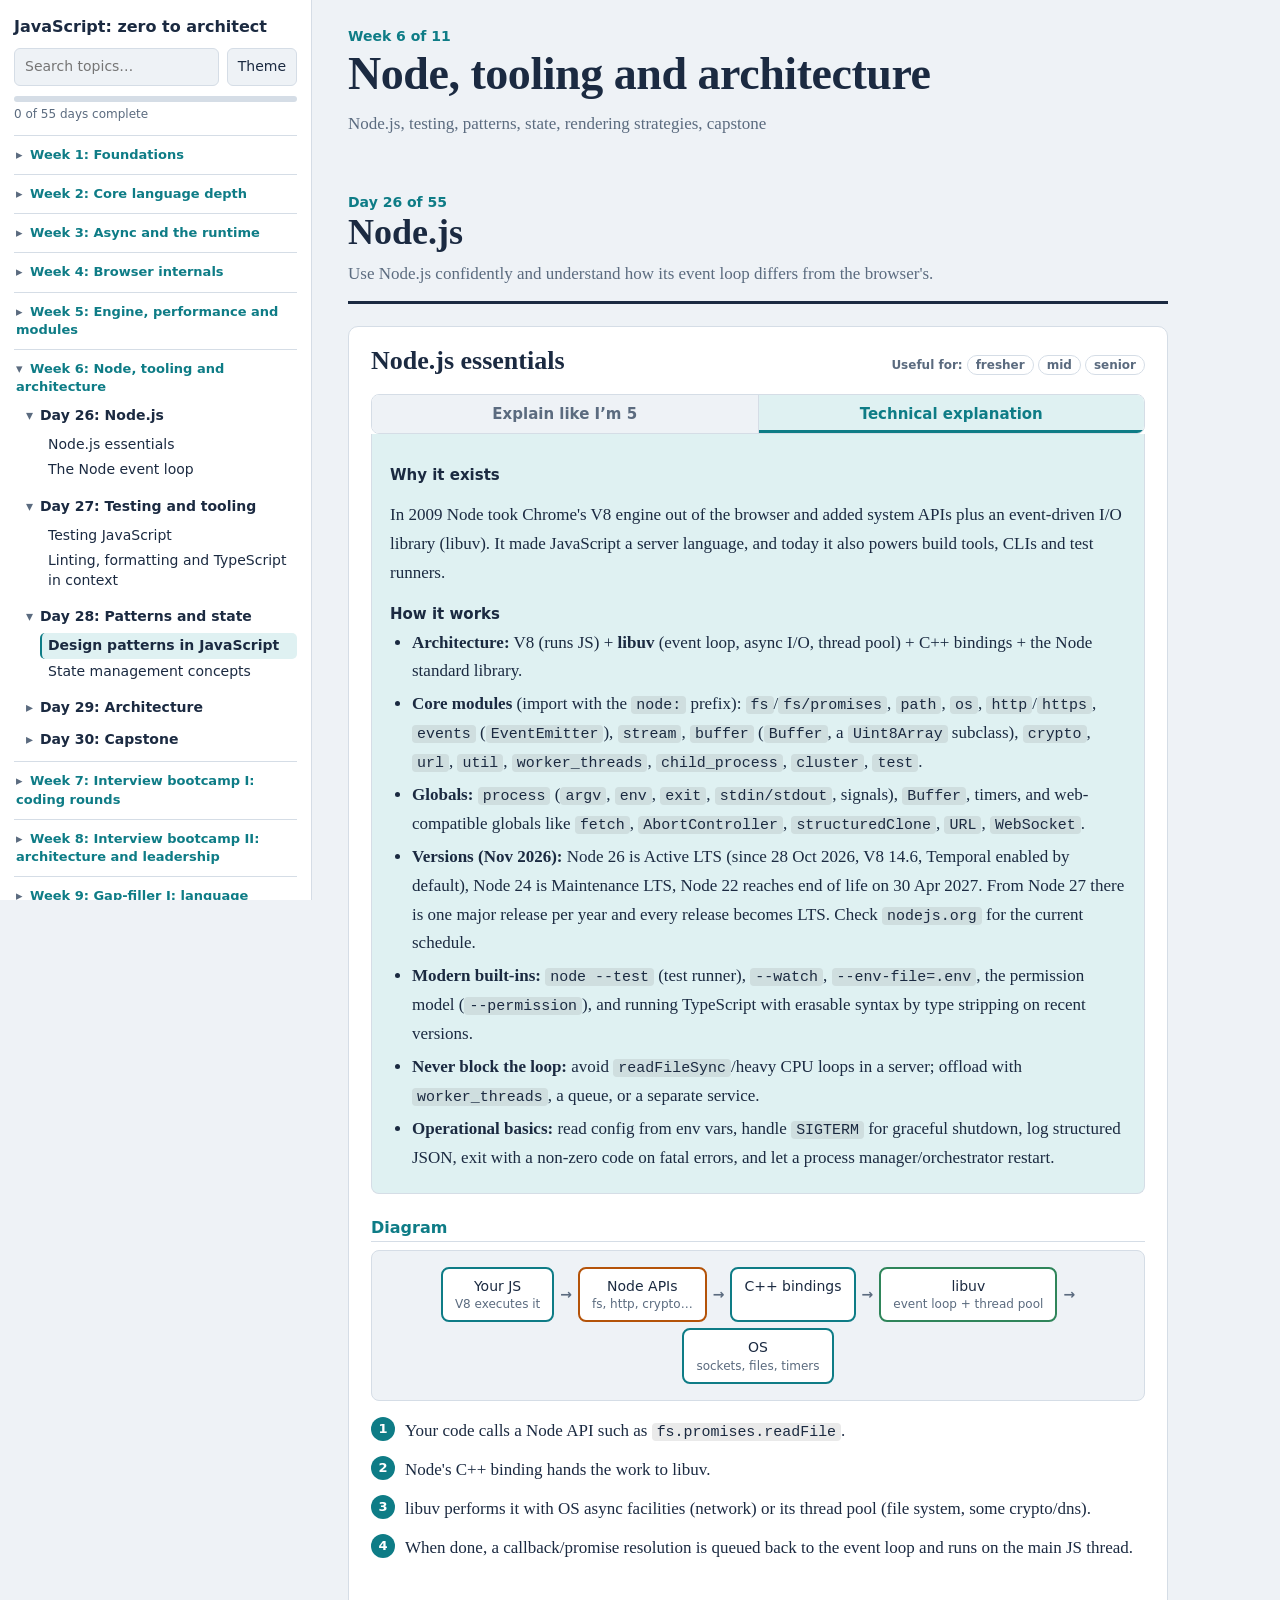
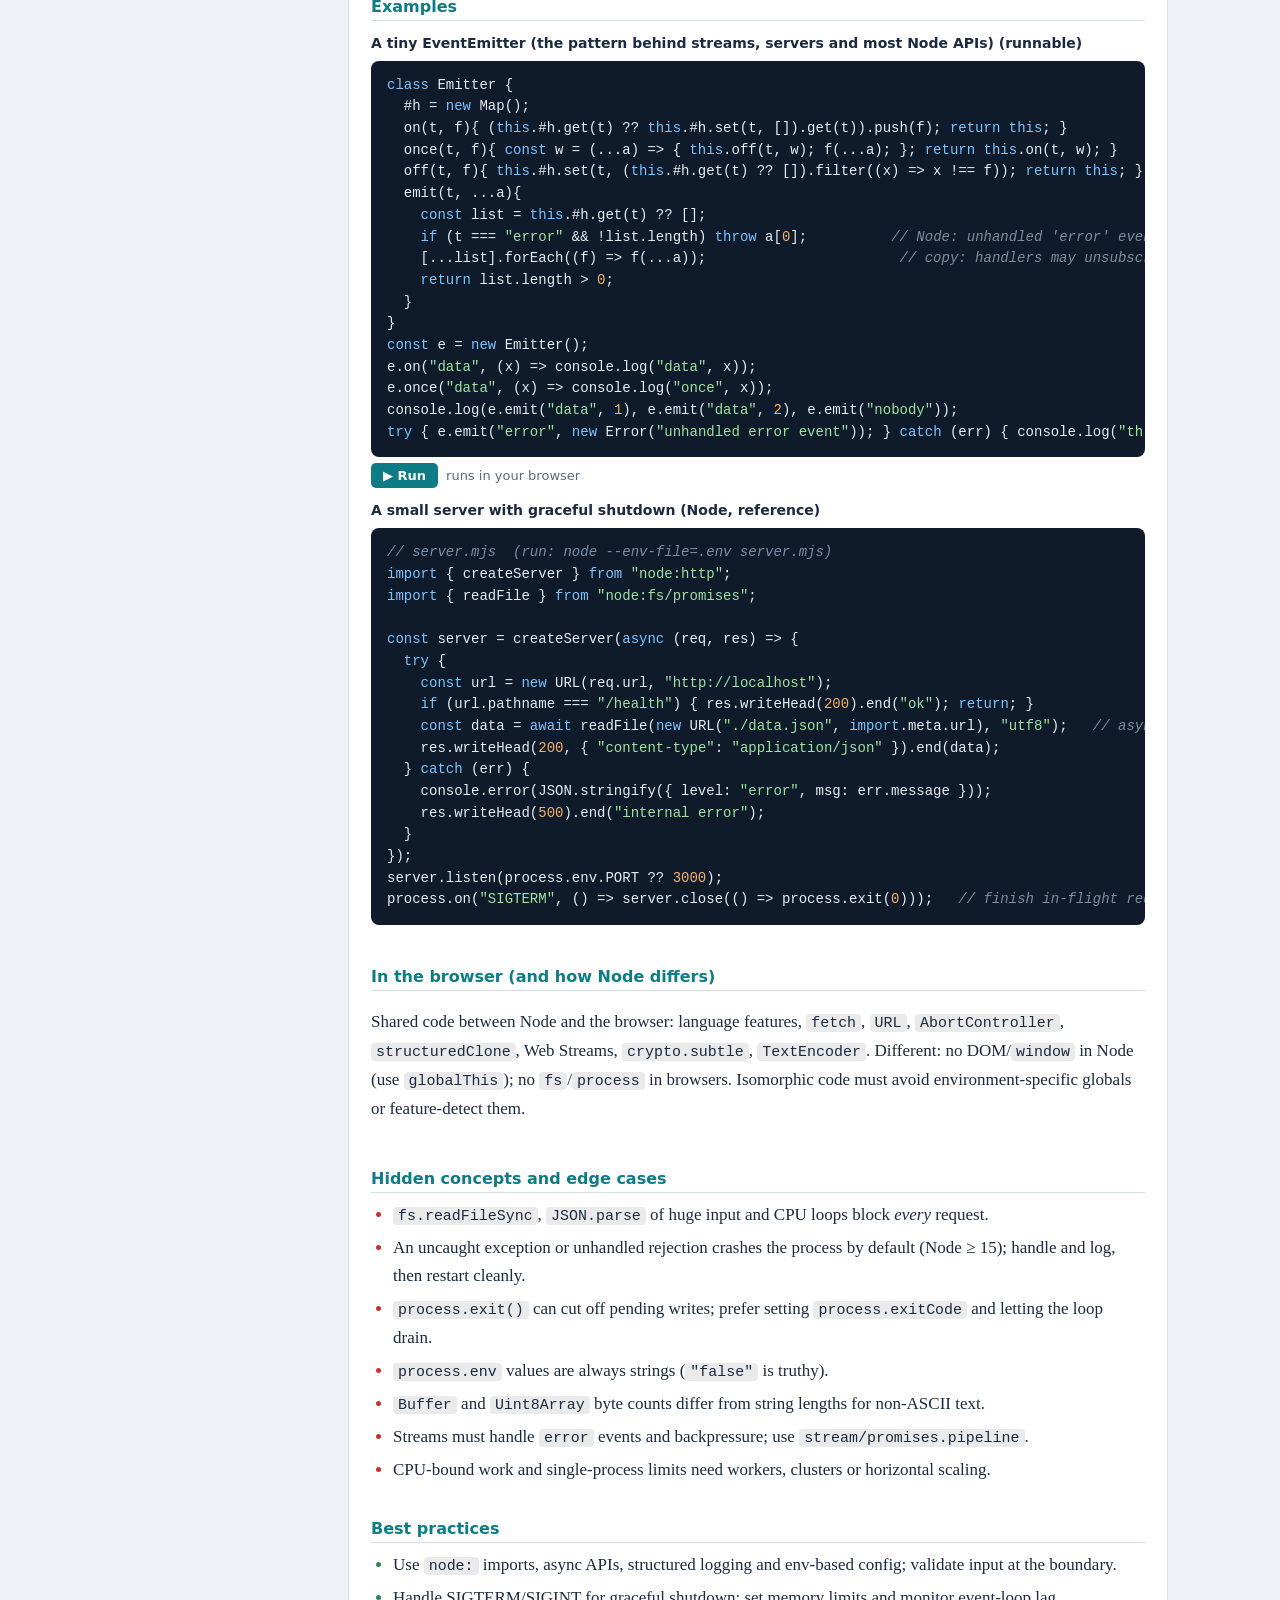
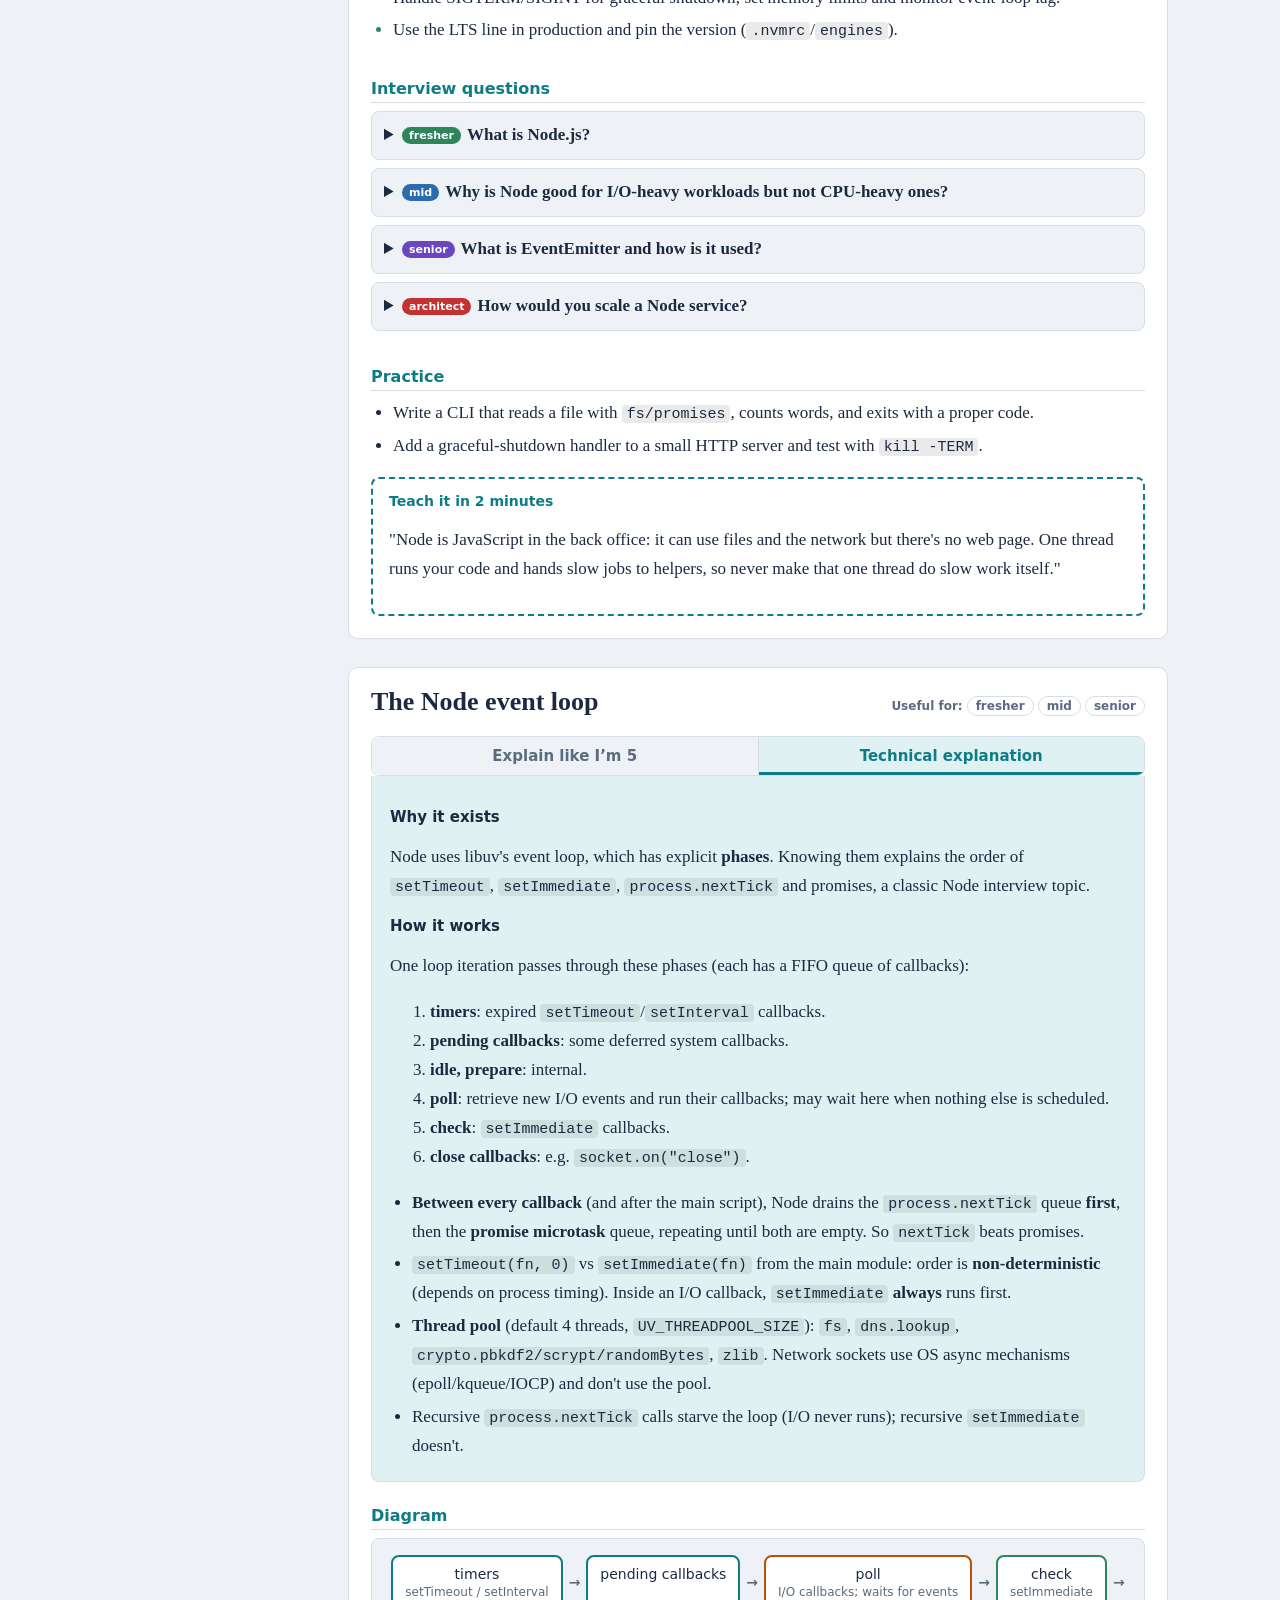
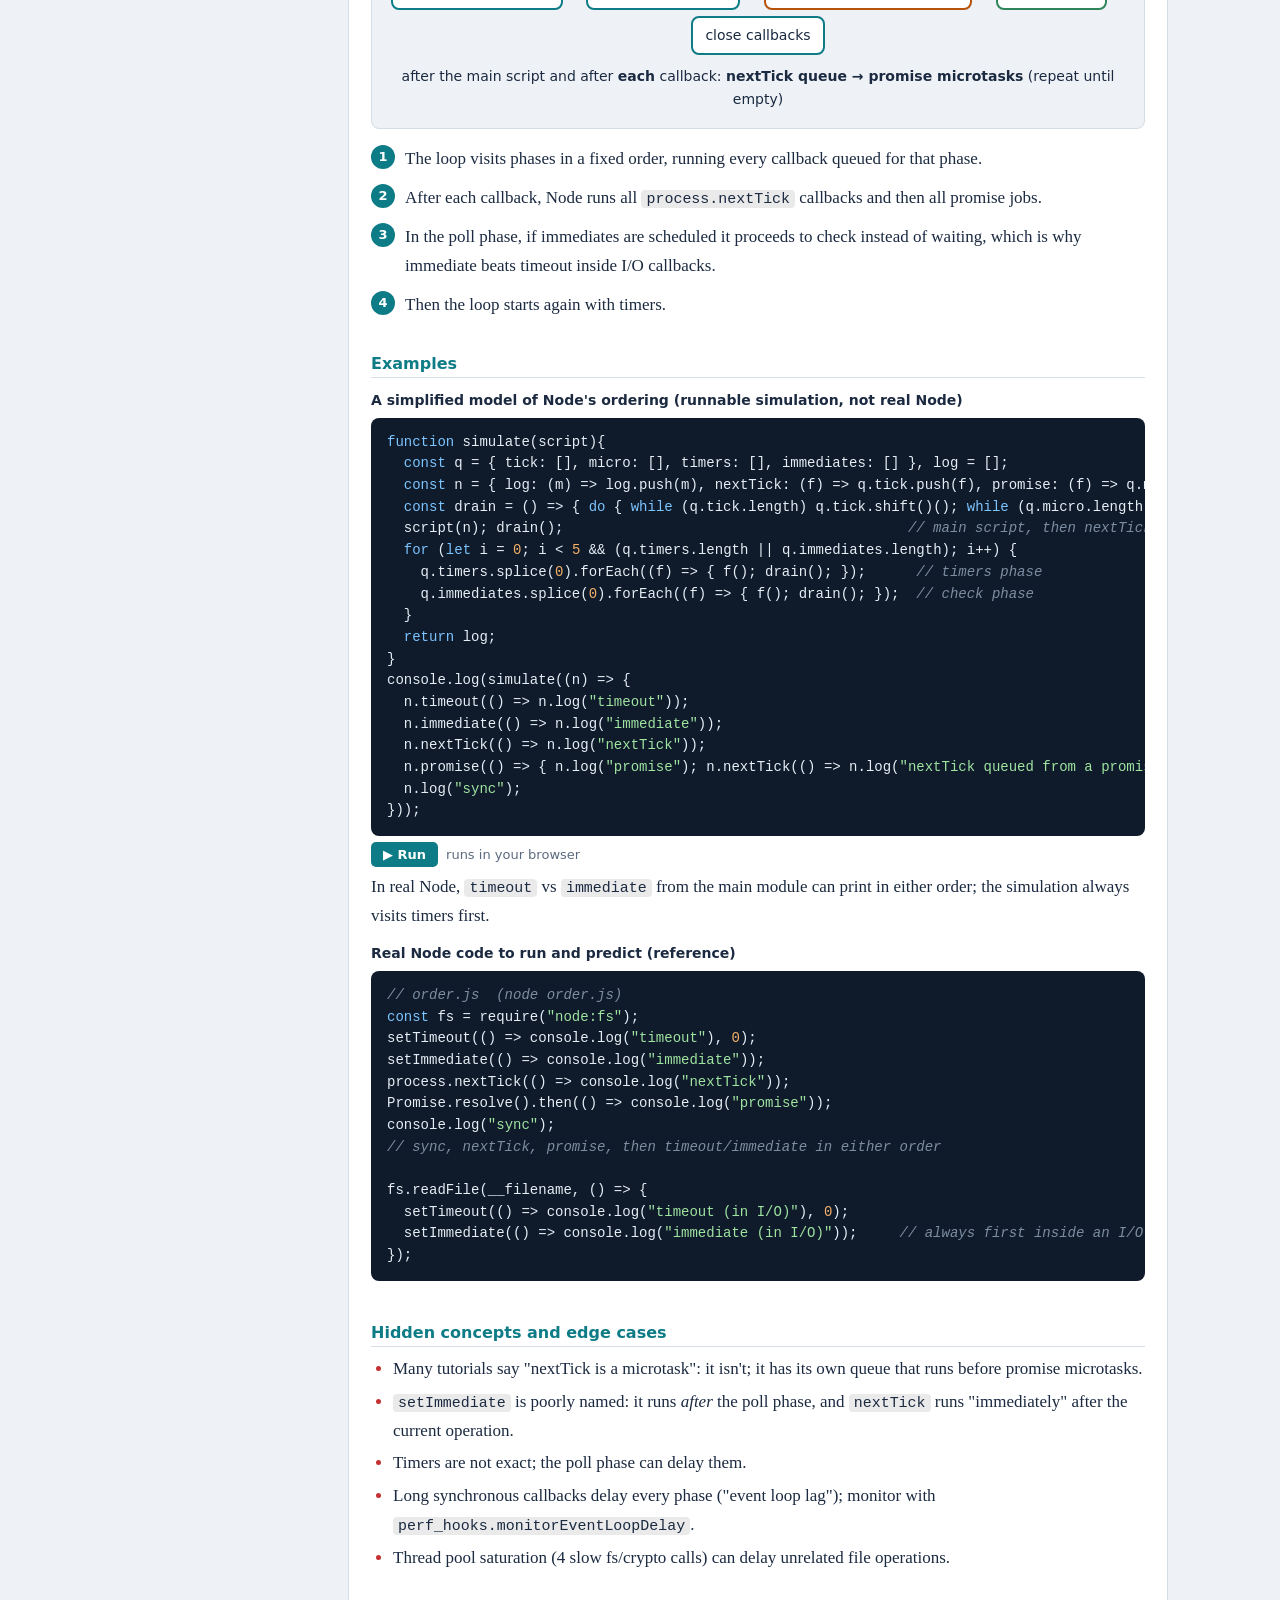
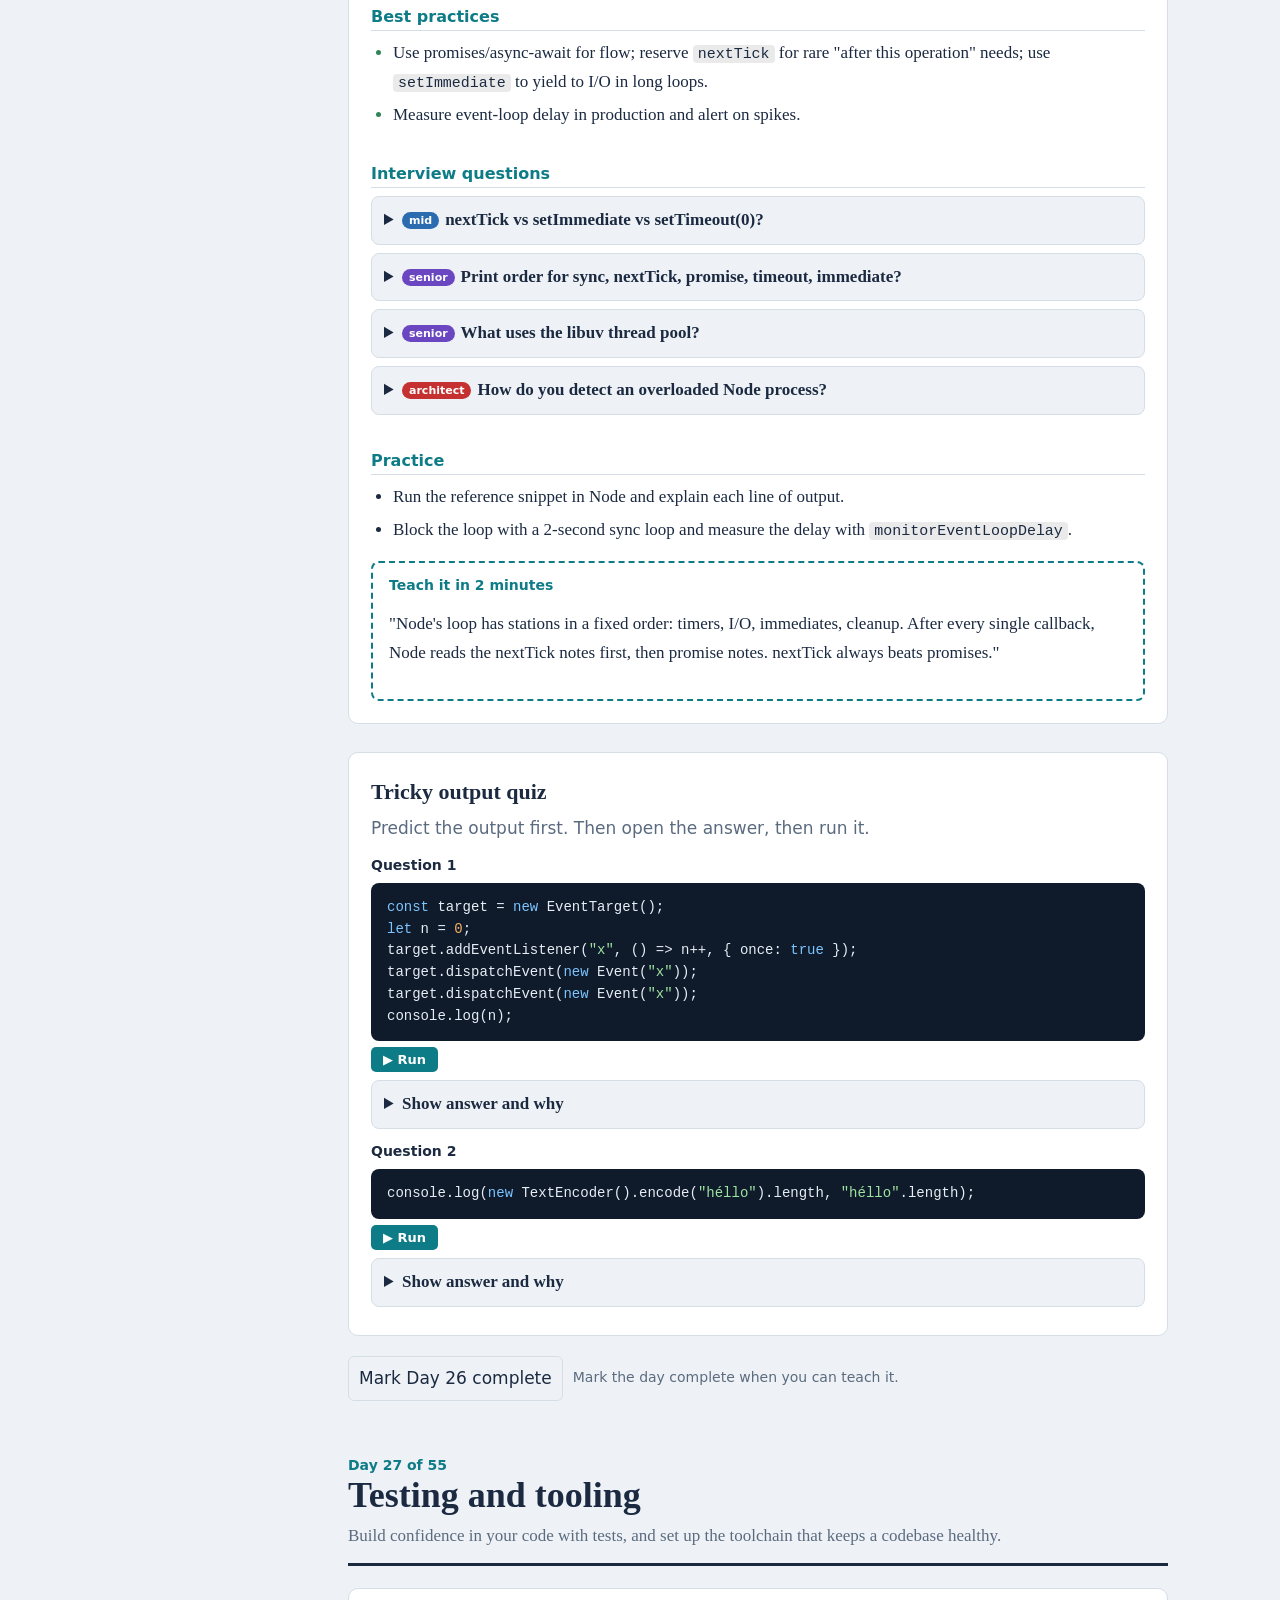
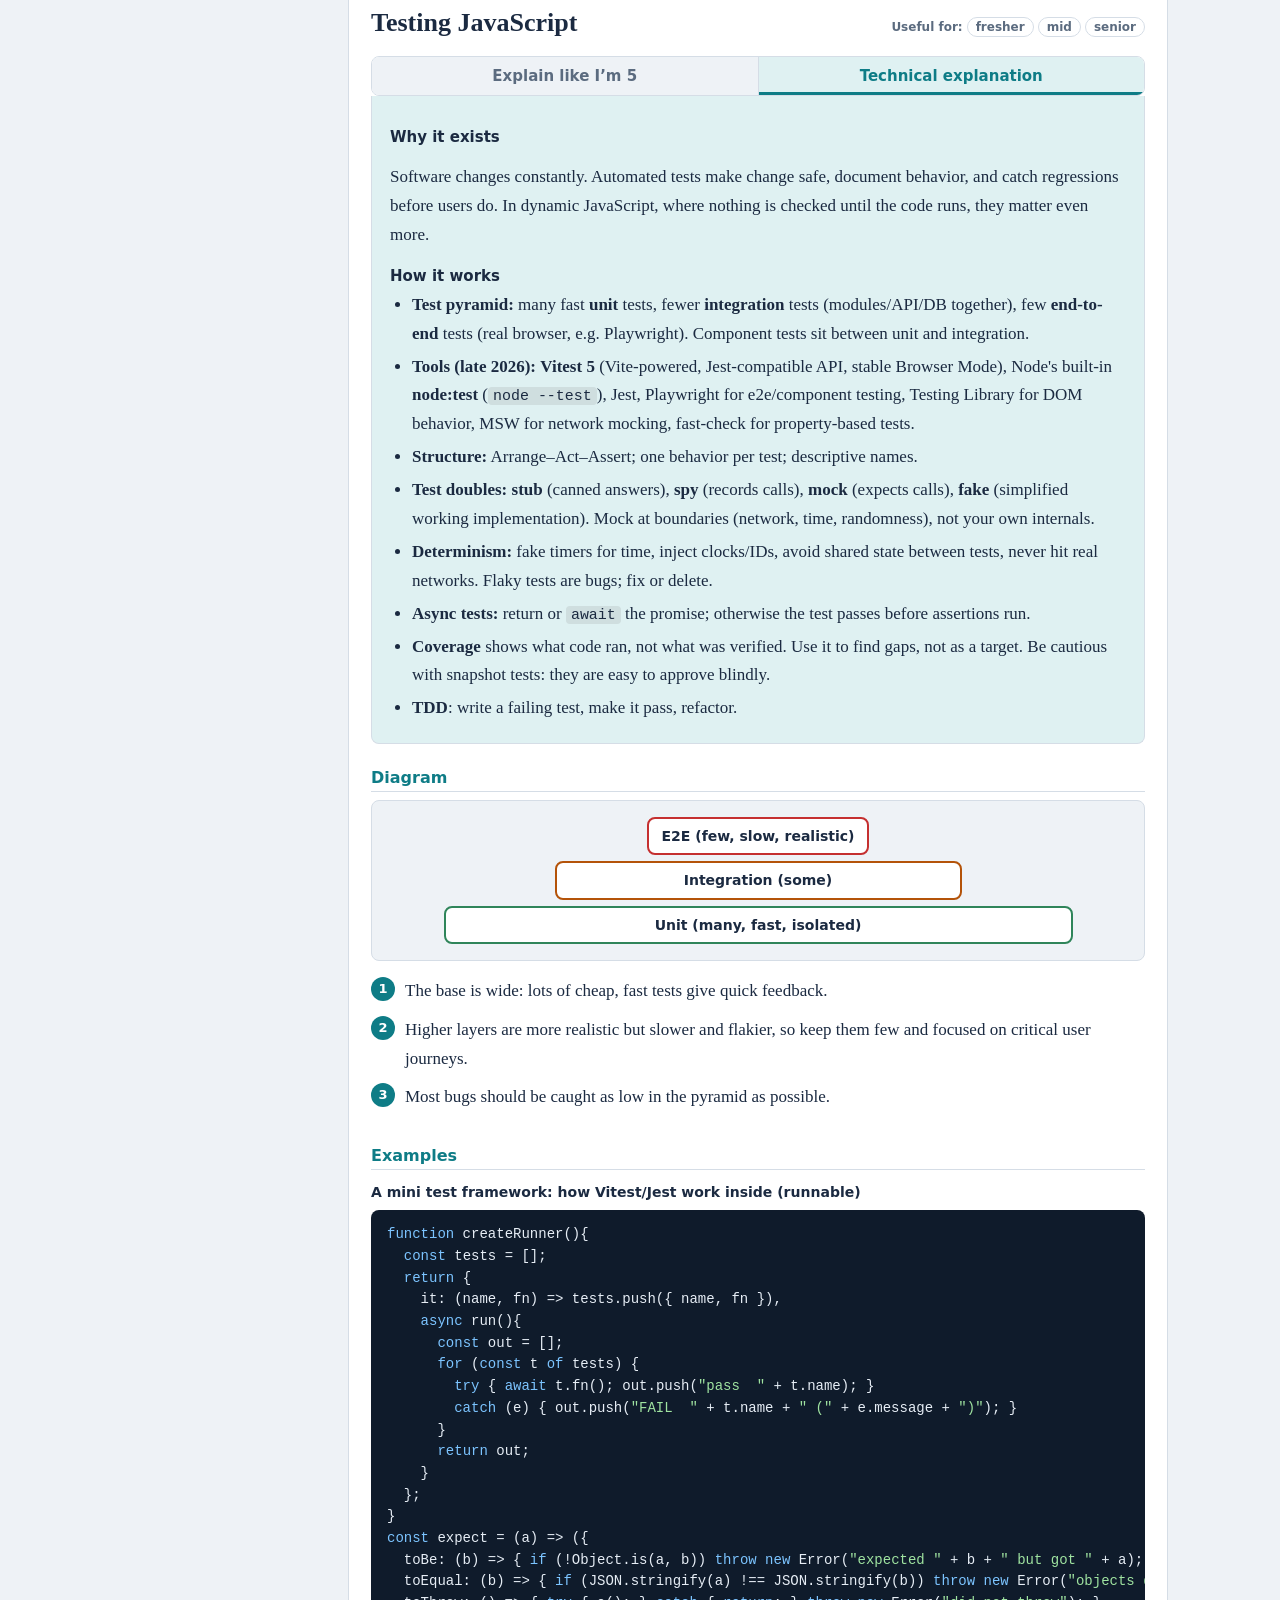
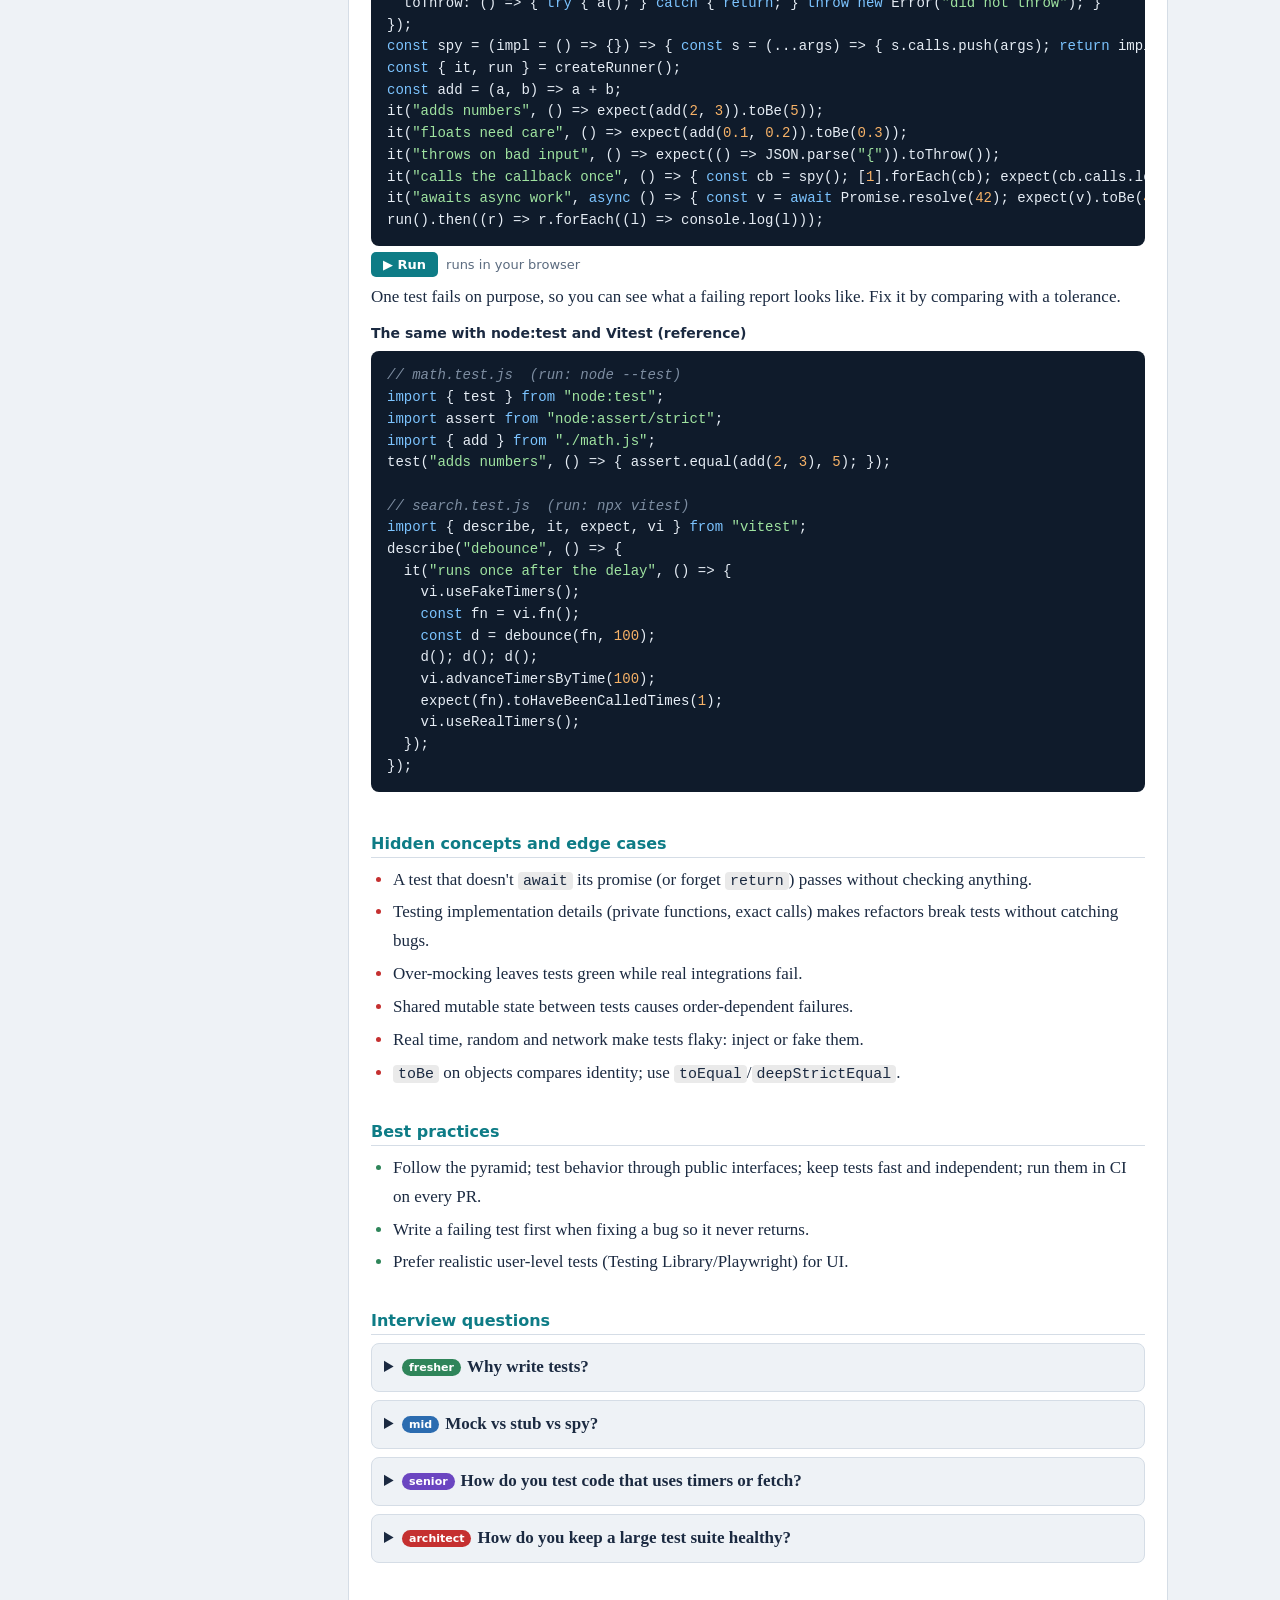
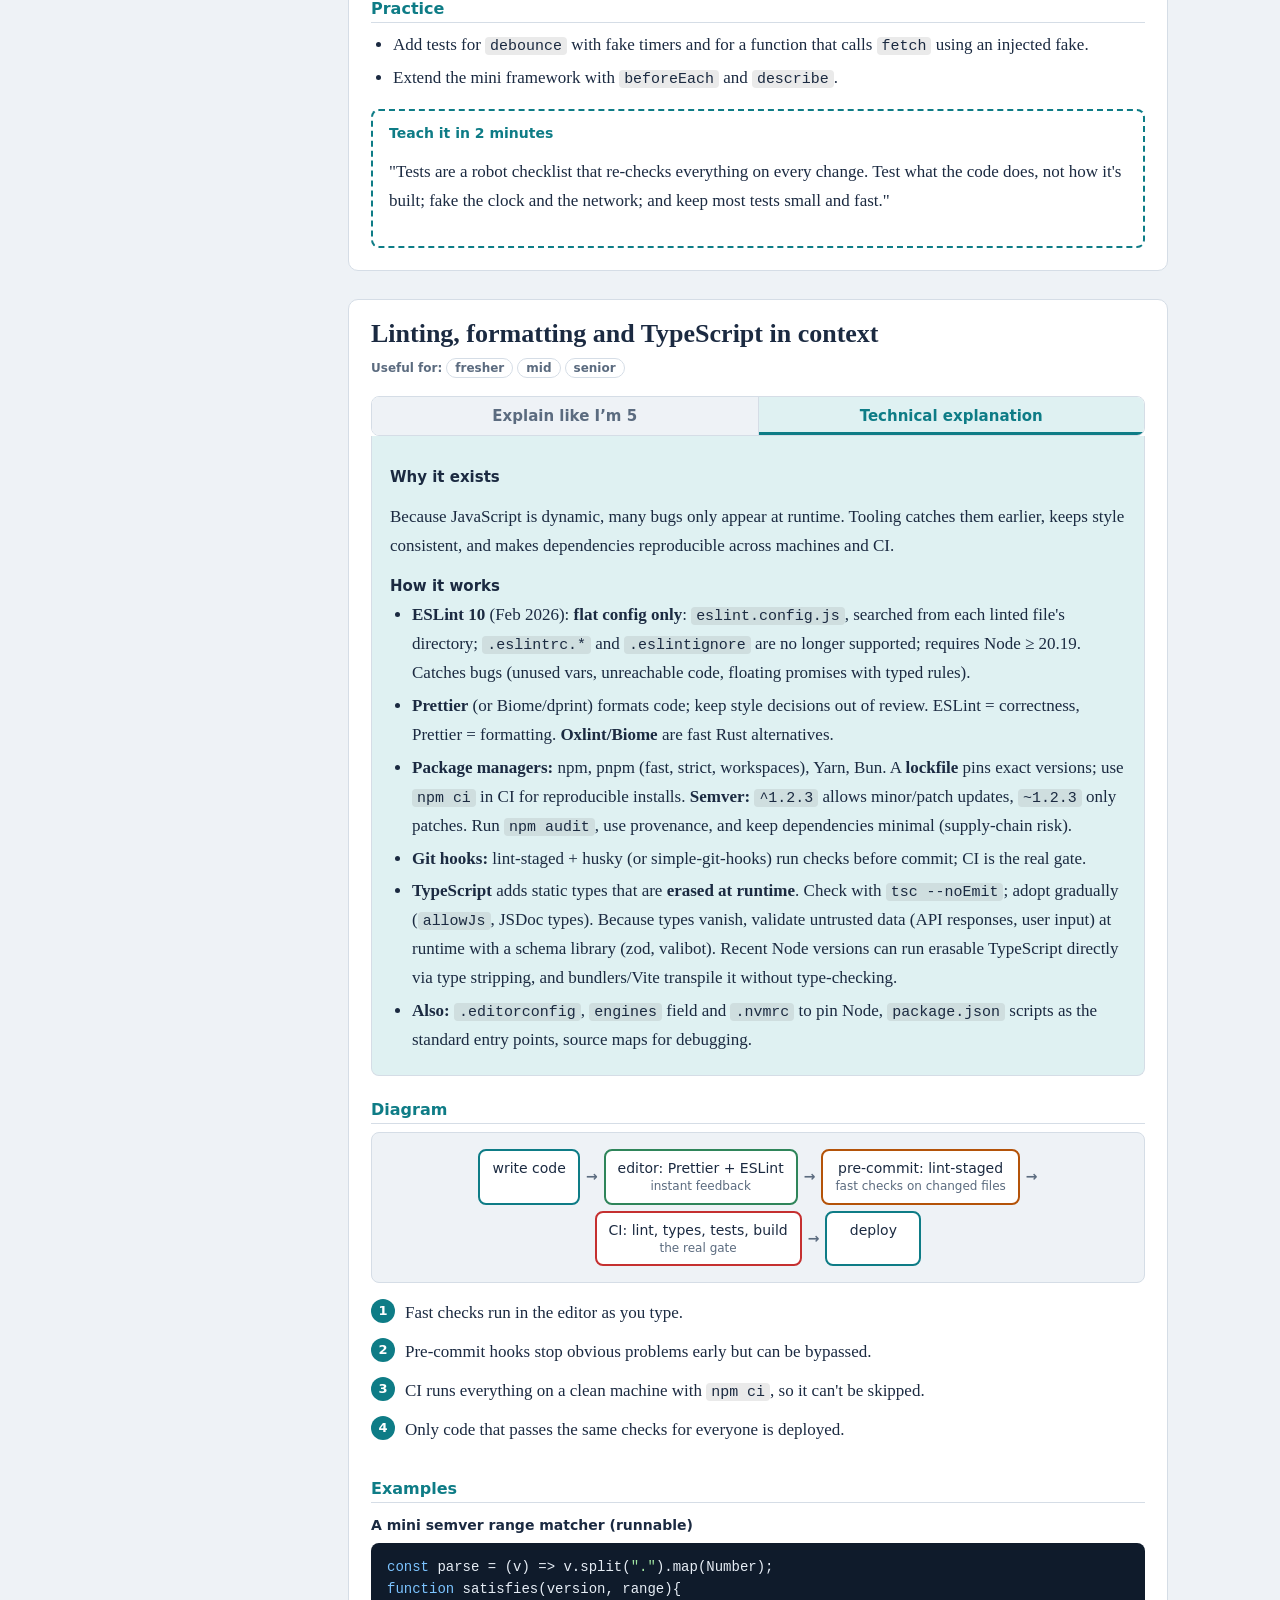
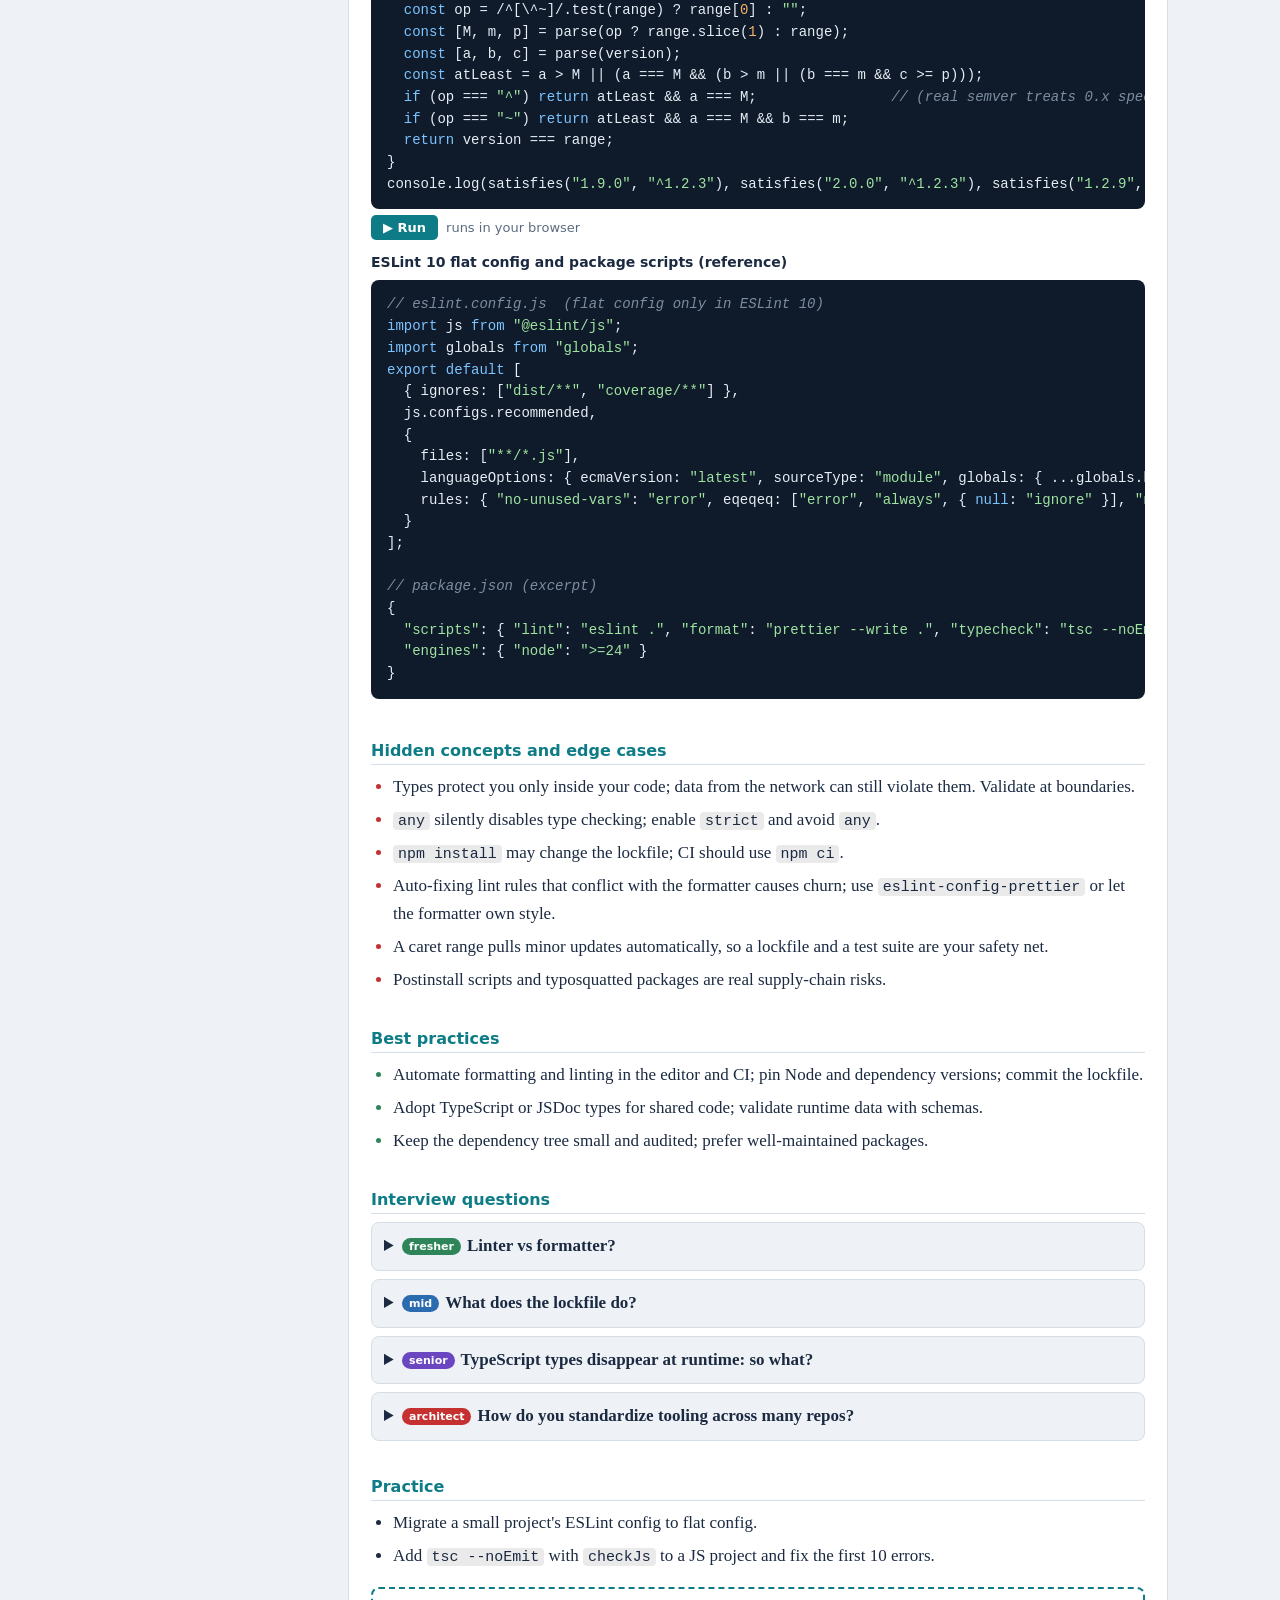
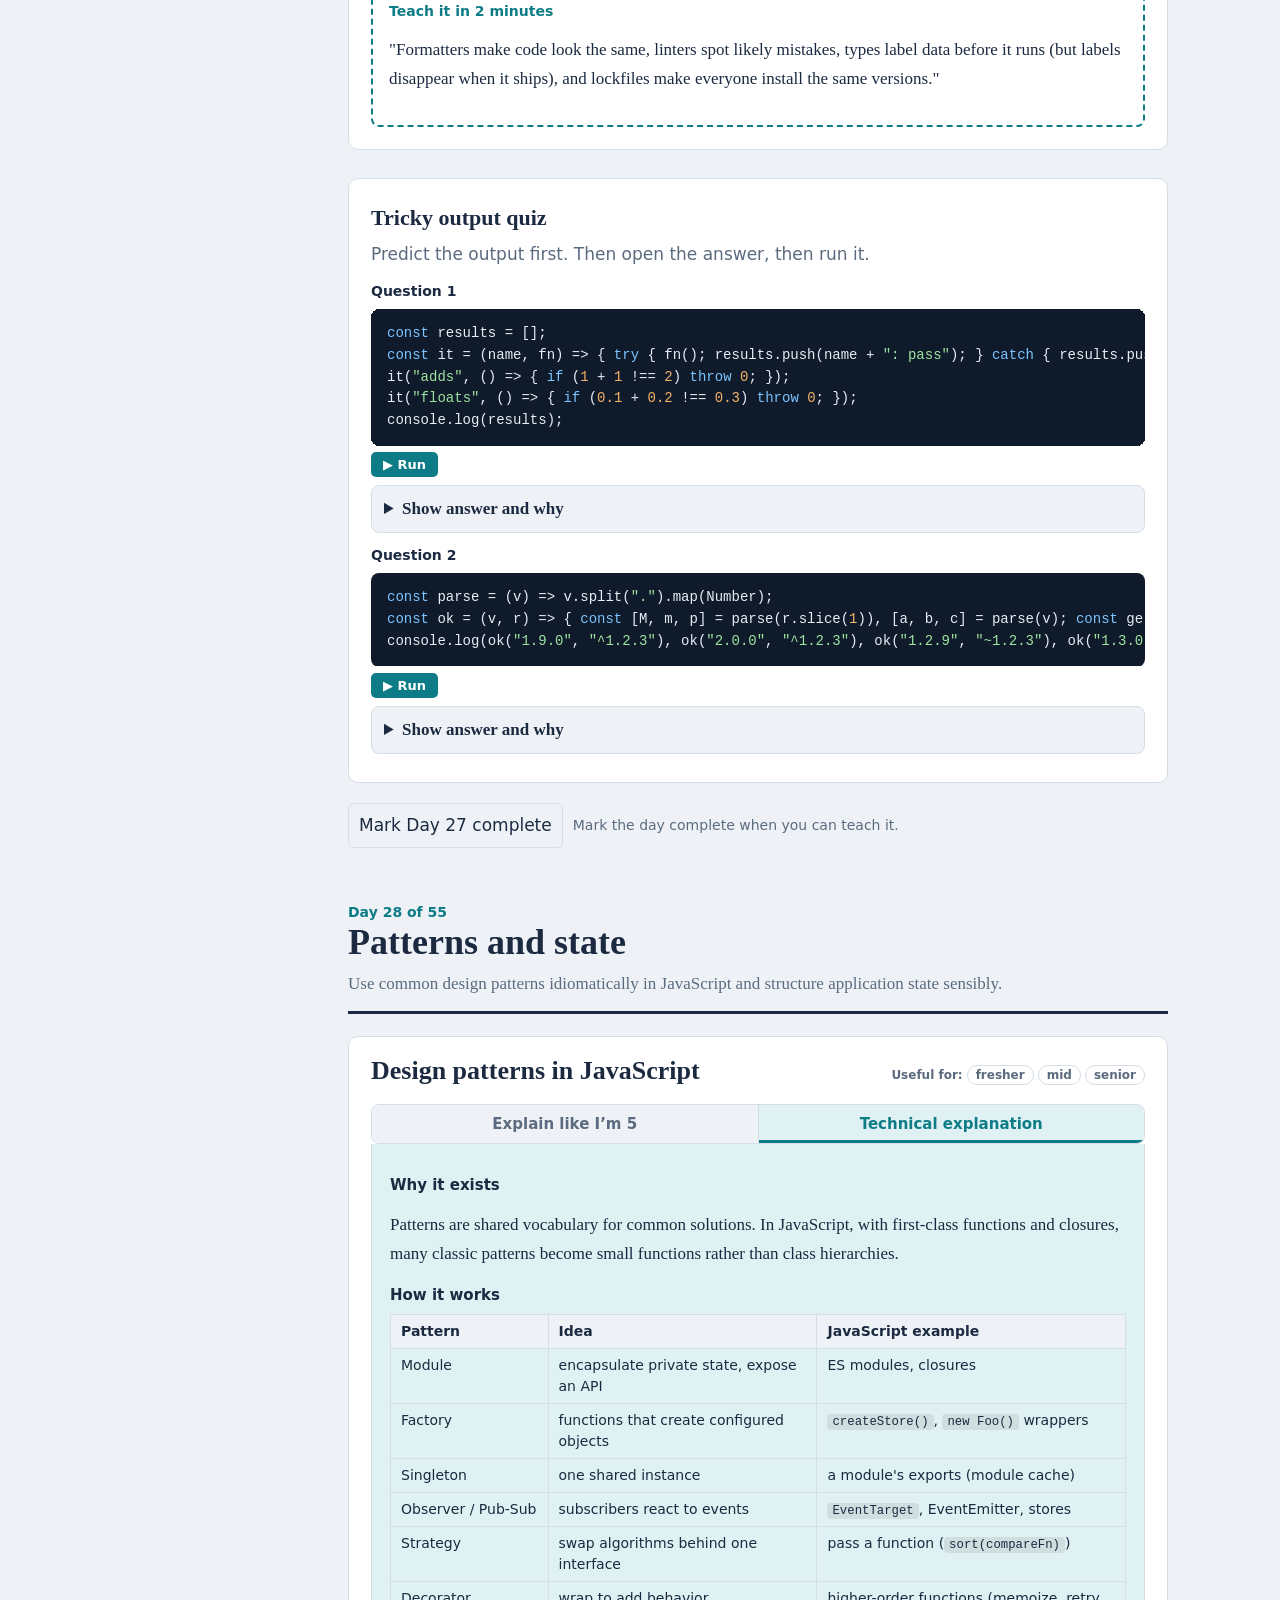
<file: js-course/week6.html>
<!DOCTYPE html>
<html lang="en"><head><meta charset="utf-8"><meta name="viewport" content="width=device-width,initial-scale=1">
<title>Week 6: Node, tooling and architecture | JavaScript Zero to Architect</title><style>
:root{--bg:#eef2f6;--card:#fff;--ink:#1b2a41;--muted:#5b6b7f;--line:#d5dde6;--accent:#0e7c86;--accent-soft:#dff1f2;--warm:#b45309;--warm-soft:#fdf0dc;--code:#0f1b2b;--code-ink:#e6edf5;--sbw:312px;--ok:#2f855a;--bad:#c53030}
[data-theme=dark]{--bg:#0e151d;--card:#16212d;--ink:#e6edf5;--muted:#93a4b8;--line:#263445;--accent:#4fd1c5;--accent-soft:#12303a;--warm:#f6ad55;--warm-soft:#33260f;--code:#0a1119;--code-ink:#dbe6f2}
*{box-sizing:border-box}html{scroll-behavior:smooth;scroll-padding-top:16px}
body{margin:0;background:var(--bg);color:var(--ink);font:17px/1.7 Charter,"Iowan Old Style",Georgia,serif}
a{color:var(--accent)}code,pre,kbd{font-family:ui-monospace,SFMono-Regular,Menlo,Consolas,monospace}
:focus-visible{outline:3px solid var(--accent);outline-offset:2px}
.ui{font-family:system-ui,-apple-system,"Segoe UI",Roboto,sans-serif}
#sidebar{position:fixed;inset:0 auto 0 0;width:var(--sbw);background:var(--card);border-right:1px solid var(--line);overflow-y:auto;padding:16px 14px 40px;font-family:system-ui,-apple-system,"Segoe UI",sans-serif;font-size:14px;line-height:1.4;z-index:20;transition:transform .2s}
#sidebar .brand{display:block;font-weight:700;font-size:16px;color:var(--ink);text-decoration:none;margin-bottom:10px}
#sidebar .tools{display:flex;gap:8px;margin-bottom:10px}
#search{flex:1;padding:8px 10px;border:1px solid var(--line);border-radius:6px;background:var(--bg);color:var(--ink);font:inherit}
.btn{border:1px solid var(--line);background:var(--bg);color:var(--ink);border-radius:6px;padding:7px 10px;font:inherit;cursor:pointer}
.btn:hover{border-color:var(--accent)}
.prog{height:6px;background:var(--line);border-radius:3px;overflow:hidden;margin:4px 0 4px}.prog i{display:block;height:100%;background:var(--accent);width:0}
.proglabel{color:var(--muted);font-size:12px;margin-bottom:12px}
#sidebar details{border-top:1px solid var(--line);padding:6px 0}
#sidebar summary{cursor:pointer;font-weight:700;padding:4px 2px;list-style:none}
#sidebar summary::-webkit-details-marker{display:none}
#sidebar summary:before{content:"▸";display:inline-block;width:14px;color:var(--muted)}
#sidebar details[open]>summary:before{content:"▾"}
#sidebar .wk>summary{font-size:13px;color:var(--accent)}
#sidebar .dy{margin-left:10px;border-top:0;padding:2px 0}
#sidebar .dy>summary{font-weight:600}
#sidebar ul{list-style:none;margin:2px 0 6px 16px;padding:0}
#sidebar li a{display:block;padding:3px 6px;border-radius:5px;color:var(--ink);text-decoration:none;border-left:2px solid transparent}
#sidebar li a:hover{background:var(--bg)}#sidebar li a.on{background:var(--accent-soft);border-left-color:var(--accent);font-weight:600}
#sidebar .tick{color:var(--ok);margin-left:4px}
#sidebar .hide{display:none}
main{margin-left:var(--sbw);padding:28px 36px 90px;max-width:calc(var(--sbw) + 940px)}
.wrap{max-width:820px}
#menu{display:none;position:fixed;top:10px;left:10px;z-index:30}
.weekhead{margin:0 0 28px}.weekhead .kicker{font:600 14px system-ui,sans-serif;color:var(--accent)}
.weekhead h1{font-size:clamp(30px,4.2vw,46px);line-height:1.12;margin:4px 0 10px;letter-spacing:-.01em}
.weekhead p{color:var(--muted);margin:0}
.day{margin-top:56px}
.dayhead{border-bottom:3px solid var(--ink);padding-bottom:12px;margin-bottom:22px}
.dayhead .dn{font:700 14px system-ui,sans-serif;color:var(--accent)}
.dayhead h2{font-size:clamp(26px,3.2vw,36px);margin:2px 0 6px;line-height:1.15}
.dayhead .goal{margin:0;color:var(--muted)}
.topic{background:var(--card);border:1px solid var(--line);border-radius:10px;margin:0 0 28px;overflow:hidden}
.topic>header{padding:18px 22px 6px;display:flex;flex-wrap:wrap;gap:8px 14px;align-items:baseline;justify-content:space-between}
.topic h3{margin:0;font-size:26px;line-height:1.2}
.lvls{font:600 12px system-ui,sans-serif;color:var(--muted)}
.lvls b{display:inline-block;padding:2px 8px;border:1px solid var(--line);border-radius:99px;margin-left:4px;font-weight:600}
.tabs{display:flex;margin:12px 22px 0;border:1px solid var(--line);border-radius:8px;overflow:hidden;font-family:system-ui,sans-serif}
.tabs button{flex:1;padding:10px 12px;border:0;background:var(--bg);color:var(--muted);font:600 15px system-ui,sans-serif;cursor:pointer;border-right:1px solid var(--line)}
.tabs button:last-child{border-right:0}
.tabs button[aria-selected=true].t-eli{background:var(--warm-soft);color:var(--warm);box-shadow:inset 0 -3px 0 var(--warm)}
.tabs button[aria-selected=true].t-tech{background:var(--accent-soft);color:var(--accent);box-shadow:inset 0 -3px 0 var(--accent)}
.pane{margin:0 22px;padding:16px 18px;border:1px solid var(--line);border-top:0;border-radius:0 0 8px 8px}
.pane.p-eli{background:var(--warm-soft)}.pane.p-tech{background:var(--accent-soft)}
.pane[hidden]{display:none}.pane p:first-child{margin-top:0}.pane>*:last-child{margin-bottom:0}
.pane h5,.blk h4{font:700 15px system-ui,sans-serif;margin:16px 0 4px}
.blk{padding:6px 22px 4px}.blk h4{font-size:16px;margin:18px 0 8px;color:var(--accent);border-bottom:1px solid var(--line);padding-bottom:4px}
.blk:last-child{padding-bottom:18px}
code{background:rgba(127,127,127,.16);padding:1px 5px;border-radius:4px;font-size:.88em}
pre{margin:10px 0;background:var(--code);color:var(--code-ink);padding:14px 16px;border-radius:8px;overflow-x:auto;font-size:14px;line-height:1.55}
pre code{background:none;padding:0;font-size:inherit}
.k{color:#7cc4ff}.s{color:#9fe3a0}.c{color:#7d8da1;font-style:italic}.n{color:#f7b267}
.ex{margin:14px 0}.ex .et{font:600 14px system-ui,sans-serif;margin-bottom:2px}
.ex .bar{display:flex;gap:8px;align-items:center;margin:-4px 0 6px;font:13px system-ui,sans-serif}
.run{background:var(--accent);color:#fff;border:0;border-radius:5px;padding:5px 12px;font:600 13px system-ui,sans-serif;cursor:pointer}
[data-theme=dark] .run{color:#06222a}
.out{white-space:pre-wrap;background:#06101a;color:#b9f3c0;border-left:4px solid var(--ok);padding:10px 14px;border-radius:6px;font:13px/1.5 ui-monospace,Menlo,monospace;margin:4px 0 8px}
.out:empty,.out[hidden]{display:none}
ul.pts{margin:6px 0;padding-left:22px}ul.pts li{margin:4px 0}
.gotcha li::marker{color:var(--bad)}.best li::marker{color:var(--ok)}
.diagram{background:var(--bg);border:1px solid var(--line);border-radius:8px;padding:16px;overflow-x:auto;font-family:system-ui,sans-serif;font-size:14px}
.diagram svg{max-width:100%;height:auto;display:block;margin:0 auto}
.flow{display:flex;flex-wrap:wrap;align-items:stretch;gap:6px;justify-content:center}
.flow.v{flex-direction:column;align-items:center}
.fb{background:var(--card);border:2px solid var(--accent);border-radius:8px;padding:8px 12px;text-align:center;line-height:1.3;min-width:96px}
.fb small{display:block;color:var(--muted);font-size:12px;margin-top:2px}
.fb.w{border-color:var(--warm)}.fb.g{border-color:var(--ok)}.fb.r{border-color:var(--bad)}
.ar{align-self:center;color:var(--muted);font-weight:700}
.flow.v .ar{transform:rotate(90deg);line-height:1}
.lane{display:grid;grid-template-columns:repeat(auto-fit,minmax(150px,1fr));gap:10px}
.lane>div{background:var(--card);border:1px solid var(--line);border-radius:8px;padding:10px}
.lane h6{margin:0 0 6px;font-size:13px;color:var(--accent)}
.lane .it{background:var(--accent-soft);border-radius:4px;padding:3px 7px;margin:3px 0;font-size:13px}
.dsteps{counter-reset:s;list-style:none;padding:0;margin:12px 0 0}
.dsteps li{counter-increment:s;position:relative;padding:4px 0 4px 34px;margin:2px 0}
.dsteps li:before{content:counter(s);position:absolute;left:0;top:4px;width:24px;height:24px;border-radius:50%;background:var(--accent);color:#fff;font:700 13px/24px system-ui,sans-serif;text-align:center}
[data-theme=dark] .dsteps li:before{color:#06222a}
details.iq{border:1px solid var(--line);border-radius:8px;margin:8px 0;background:var(--bg)}
details.iq summary{cursor:pointer;padding:9px 12px;font-weight:600}
details.iq .ans{padding:2px 14px 12px;border-top:1px solid var(--line)}
.badge{display:inline-block;font:700 11px system-ui,sans-serif;padding:2px 7px;border-radius:99px;margin-right:6px;vertical-align:1px;color:#fff}
.b-fresher{background:#2f855a}.b-mid{background:#2b6cb0}.b-senior{background:#6b46c1}.b-lead{background:#b7791f}.b-architect{background:#c53030}
.teach{margin:6px 22px 22px;padding:14px 16px;border:2px dashed var(--accent);border-radius:8px;background:var(--card)}
.teach b.h{font:700 14px system-ui,sans-serif;color:var(--accent);display:block;margin-bottom:4px}
.quiz{background:var(--card);border:1px solid var(--line);border-radius:10px;padding:6px 22px 14px;margin:0 0 20px}
.quiz h3{margin:14px 0 4px;font-size:22px}
.daydone{margin:14px 0 0;display:flex;gap:10px;align-items:center;font-family:system-ui,sans-serif}
.rev{background:var(--card);border:2px solid var(--ink);border-radius:10px;padding:8px 24px 16px;margin-top:56px}
.rev h2{margin:12px 0 4px}
.pager{display:flex;justify-content:space-between;margin-top:40px;font-family:system-ui,sans-serif}
.pager a{padding:10px 16px;border:1px solid var(--line);border-radius:8px;background:var(--card);text-decoration:none;font-weight:600}
#top{position:fixed;right:18px;bottom:18px;width:44px;height:44px;border-radius:50%;background:var(--accent);color:#fff;border:0;font-size:20px;cursor:pointer;display:none;z-index:15}
[data-theme=dark] #top{color:#06222a}
table{border-collapse:collapse;width:100%;font:14px/1.5 system-ui,sans-serif;margin:10px 0;display:block;overflow-x:auto}
th,td{border:1px solid var(--line);padding:6px 10px;text-align:left;vertical-align:top}th{background:var(--bg)}
/* index */
.hero{padding:34px 0 10px}.hero h1{font-size:clamp(36px,6vw,64px);line-height:1.05;margin:0 0 14px;letter-spacing:-.02em}
.hero p{font-size:19px;max-width:640px;color:var(--muted)}
.cta{display:inline-block;margin:6px 10px 6px 0;padding:11px 20px;border-radius:8px;font:700 15px system-ui,sans-serif;text-decoration:none;background:var(--accent);color:#fff}
[data-theme=dark] .cta{color:#06222a}.cta.alt{background:transparent;color:var(--ink);border:1px solid var(--line)}
.wkgrid{display:grid;gap:18px;margin:22px 0}
.wkcard{background:var(--card);border:1px solid var(--line);border-radius:10px;padding:14px 20px}
.wkcard h3{margin:0 0 2px}.wkcard .sub{color:var(--muted);font:14px system-ui,sans-serif;margin-bottom:8px}
.wkcard .dd{margin:8px 0;font-family:system-ui,sans-serif;font-size:15px}
.wkcard .dd b a{color:var(--ink);text-decoration:none}.wkcard .dd span a{font-size:13px;margin-right:10px}
@media(max-width:900px){#sidebar{transform:translateX(-105%)}body.nav #sidebar{transform:none;box-shadow:0 0 40px rgba(0,0,0,.4)}main{margin-left:0;padding:60px 16px 80px}#menu{display:block}.tabs{margin-left:12px;margin-right:12px}.pane,.teach{margin-left:12px;margin-right:12px}.blk{padding-left:12px;padding-right:12px}}
@media(prefers-reduced-motion:reduce){html{scroll-behavior:auto}#sidebar{transition:none}}
@media print{#sidebar,#menu,#top,.run,.tabs,.daydone,.pager{display:none!important}main{margin:0;padding:0}.pane[hidden]{display:block!important}.topic{break-inside:avoid-page}details>*{display:block!important}.out{display:none}body{background:#fff;color:#000;font-size:12px}}
/* layout fixes: sidebar overflow, menu button overlap */
#sidebar{overflow-x:hidden}
#search{min-width:0;width:0}
#sidebar .tools .btn{flex:none}
#menu{font-family:system-ui,-apple-system,"Segoe UI",sans-serif;background:var(--card);box-shadow:0 2px 8px rgba(0,0,0,.18)}
@media(max-width:900px){html{scroll-padding-top:68px}#sidebar{padding-top:60px}}

</style></head>
<body><button id="menu" class="btn ui" aria-label="Open menu">☰ Menu</button><nav id="sidebar" aria-label="Course navigation"></nav><main></main><button id="top" aria-label="Back to top">↑</button>
<script>
window.COURSE=[
{w:1,file:"week1.html",title:"Foundations",sub:"From zero: how JS runs, values, coercion, functions, scope, this, strings, arrays, objects",days:[
{n:1,t:"Getting started: values and variables",tp:[["d1-intro","What JavaScript is and how it runs","history engine console script strict"],["d1-vars","Variables: var, let, const","declare hoist block"],["d1-types","Data types and typeof","primitive object null undefined bigint symbol"]]},
{n:2,t:"Numbers, coercion and control flow",tp:[["d2-numbers","Numbers, operators and floating point","float bigint nan infinity math"],["d2-coercion","Type coercion and equality","== === truthy falsy toprimitive"],["d2-control","Control flow and loops","if switch for while break label"]]},
{n:3,t:"Functions, scope and hoisting",tp:[["d3-functions","Functions in depth","arrow default rest arguments iife"],["d3-scope","Scope and the scope chain","lexical block global"],["d3-hoisting","Hoisting and the temporal dead zone","tdz var let"]]},
{n:4,t:"this, strings and regular expressions",tp:[["d4-this","The this keyword","bind call apply arrow"],["d4-strings","Strings, Unicode and template literals","utf-16 emoji intl segmenter"],["d4-regex","Regular expressions","regexp escape named groups"]]},
{n:5,t:"Arrays, objects, collections and dates",tp:[["d5-arrays","Arrays and their methods","map filter reduce sort holes toSorted"],["d5-objects","Objects, property order and copying","spread freeze groupBy"],["d5-collections","Map, Set, WeakMap and WeakSet","set methods union"],["d5-dates","Dates and Temporal","date timezone temporal"]]}]},
{w:2,file:"week2.html",title:"Core language depth",sub:"Closures, prototypes, classes, iterators, generators, Proxy, immutability",days:[
{n:6,t:"Closures",tp:[["d6-closures","Closures","lexical environment loop"],["d6-closure-uses","Closure patterns: once, memoize, modules","private state"]]},
{n:7,t:"Prototypes",tp:[["d7-prototypes","The prototype chain","__proto__ inheritance"],["d7-new","new, constructors and Object.create","constructor"]]},
{n:8,t:"Classes",tp:[["d8-classes","Classes","extends super"],["d8-private","Private fields, static blocks and accessors","# getter setter decorators"]]},
{n:9,t:"Iterators and generators",tp:[["d9-iterators","Iterators and iterables","symbol.iterator for of"],["d9-generators","Generators","yield"],["d9-helpers","Iterator helpers (ES2025/26)","lazy take drop"]]},
{n:10,t:"Destructuring, Proxy and immutability",tp:[["d10-destructuring","Destructuring, spread and rest","default"],["d10-symbol","Symbols, Proxy and Reflect","metaprogramming"],["d10-immutable","Immutability, structuredClone and using","freeze dispose"]]}]},
{w:3,file:"week3.html",title:"Async and the runtime",sub:"Callbacks, Promises, async/await, the event loop, workers, streams, errors",days:[
{n:11,t:"Callbacks and Promises",tp:[["d11-callbacks","Callbacks and the problem they solve","callback hell"],["d11-promises","Promises","then catch finally"]]},
{n:12,t:"async/await and patterns",tp:[["d12-async","async and await","try catch"],["d12-combinators","Promise combinators and async patterns","all allSettled any race pool retry"]]},
{n:13,t:"The event loop",tp:[["d13-eventloop","The event loop","call stack queue"],["d13-puzzles","Microtasks vs macrotasks: output puzzles","queueMicrotask"]]},
{n:14,t:"Timers and workers",tp:[["d14-timers","Timers and scheduling","setTimeout raf clamping"],["d14-workers","Web Workers and concurrency","postMessage transfer"]]},
{n:15,t:"Streams and errors",tp:[["d15-streams","Streams and AbortController","backpressure cancel"],["d15-errors","Error handling","unhandled rejection"]]}]},
{w:4,file:"week4.html",title:"Browser internals",sub:"DOM, events, rendering pipeline, storage, fetch and CORS, security",days:[
{n:16,t:"The DOM",tp:[["d16-dom","The DOM","tree node"],["d16-dom-ops","Working with the DOM efficiently","fragment"]]},
{n:17,t:"Events and observers",tp:[["d17-events","Event flow and delegation","capture bubble passive"],["d17-observers","Observers and custom events","intersection mutation resize"]]},
{n:18,t:"Rendering",tp:[["d18-pipeline","The browser rendering pipeline","parse style layout paint composite"],["d18-layout","Reflow, repaint and layout thrashing","forced reflow"]]},
{n:19,t:"Storage and the network",tp:[["d19-storage","Browser storage","localstorage indexeddb cookies quota"],["d19-fetch","fetch, HTTP and CORS","preflight"]]},
{n:20,t:"Security",tp:[["d20-xss","XSS, CSP and Trusted Types","innerhtml"],["d20-csrf","CSRF, cookies and auth storage","samesite"]]}]},
{w:5,file:"week5.html",title:"Engine, performance and modules",sub:"V8, garbage collection, leaks, Web Vitals, bundling, ES modules",days:[
{n:21,t:"Inside V8",tp:[["d21-v8","How V8 runs your code","ignition turbofan jit"],["d21-shapes","Hidden classes and inline caches","maps deopt"]]},
{n:22,t:"Memory",tp:[["d22-gc","Garbage collection","orinoco scavenger"],["d22-leaks","Memory leaks and how to find them","heap snapshot"]]},
{n:23,t:"Performance",tp:[["d23-vitals","Core Web Vitals and profiling","lcp inp cls"],["d23-patterns","Performance patterns: debounce, throttle, virtualization",""]]},
{n:24,t:"Bundling and loading",tp:[["d24-bundling","Bundling and tree-shaking","vite rolldown"],["d24-loading","Script loading and code splitting","async defer"]]},
{n:25,t:"Modules",tp:[["d25-esm","ES modules vs CommonJS","import require"],["d25-interop","Interop, dynamic import and import attributes","json modules"]]}]},
{w:6,file:"week6.html",title:"Node, tooling and architecture",sub:"Node.js, testing, patterns, state, rendering strategies, capstone",days:[
{n:26,t:"Node.js",tp:[["d26-node","Node.js essentials","fs path process"],["d26-nodeloop","The Node event loop","libuv nexttick setimmediate"]]},
{n:27,t:"Testing and tooling",tp:[["d27-testing","Testing JavaScript","vitest node:test mock"],["d27-tooling","Linting, formatting and TypeScript in context","eslint flat config"]]},
{n:28,t:"Patterns and state",tp:[["d28-patterns","Design patterns in JavaScript","observer factory singleton"],["d28-state","State management concepts","store immutable derived"]]},
{n:29,t:"Architecture",tp:[["d29-rendering","SSR, CSR, SSG, ISR and micro-frontends","hydration"],["d29-scale","Monorepos, API design and observability","pagination otel"]]},
{n:30,t:"Capstone",tp:[["d30-mock","Mock interview bank","fresher mid senior lead architect"],["d30-system","System design walkthrough","autocomplete"],["d30-cheat","Final cheat sheet","revision"]]}]},
{w:7,file:"week7.html",title:"Interview bootcamp I: coding rounds",sub:"Method, output puzzles, polyfills, async implementations, data structures, algorithms, UI machine coding",days:[
{n:31,t:"Interview method and output drills",tp:[["d31-method","The interview method: clarify, plan, code, test","big-o edge cases communication"],["d31-output","Output-prediction drills","hoisting this closure coercion event loop"]]},
{n:32,t:"Polyfills and utilities",tp:[["d32-fn-polyfills","Function polyfills: call, bind, curry, memoize, debounce","bind curry compose throttle"],["d32-data-polyfills","Data utilities: map, reduce, groupBy, deepEqual, get/set","flatten deep equal path"]]},
{n:33,t:"Async implementations",tp:[["d33-promise-impl","Implement a Promise and its combinators","thenable microtask all any"],["d33-async-utils","Async utilities: retry, timeout, limiter, dedupe","pool promisify"]]},
{n:34,t:"Classic classes and algorithm patterns",tp:[["d34-utilities","EventEmitter, LRU, rate limiter and Observable","token bucket pubsub"],["d34-dsa","Algorithm patterns in JavaScript","two pointers sliding window dp bfs"]]},
{n:35,t:"UI machine coding and DOM challenges",tp:[["d35-ui-widgets","Machine-coding rounds: widgets and accessibility","tabs aria keyboard autocomplete"],["d35-dom-challenges","DOM and virtual-DOM challenges","vdom diff delegation"]]}]},
{w:8,file:"week8.html",title:"Interview bootcamp II: architecture and leadership",sub:"System design toolkit, real-time, offline, performance cases, reliability, behavioral, trade-offs, final mock plan",days:[
{n:36,t:"Frontend system design toolkit",tp:[["d36-sd-toolkit","The design toolkit and back-of-envelope estimation","requirements capacity latency"],["d36-feed-chat","Design a news feed and a chat app","pagination optimistic websocket ordering"]]},
{n:37,t:"Real-time and offline systems",tp:[["d37-realtime","Real-time and collaborative systems","websocket sse crdt ot"],["d37-offline","Offline-first apps and PWAs","service worker cache outbox"]]},
{n:38,t:"Performance cases and reliability",tp:[["d38-perf-playbook","Performance playbook: why is the page slow?","triage lcp inp cls"],["d38-reliability","Reliability, security and safe rollout","feature flag canary circuit breaker"]]},
{n:39,t:"Leadership and decisions",tp:[["d39-behavioral","Behavioral and leadership interviews","star stories conflict"],["d39-decisions","Architecture decisions and trade-off debates","adr matrix monorepo"]]},
{n:40,t:"Final gauntlet",tp:[["d40-rapid-fire","Rapid-fire round: one-line answers","quick review"],["d40-final","Mock plan, rubric and day-before checklist","self assessment schedule"]]}]},
{w:9,file:"week9.html",title:"Gap-filler I: language depth",sub:"OOP and SOLID, functional programming, recursion, heaps, tries, graphs, binary data, Intl, debugging",days:[
{n:41,t:"Object-oriented programming",tp:[["d41-oop-pillars","OOP in JavaScript: the four pillars, composition and mixins","encapsulation inheritance polymorphism abstraction"],["d41-solid","SOLID in JavaScript and class-design exercises","parking lot dependency injection"]]},
{n:42,t:"Functional programming and recursion",tp:[["d42-fp","Functional programming in JavaScript","pure immutable compose maybe result"],["d42-recursion","Recursion, stack depth and trampolines","tail call memoization"]]},
{n:43,t:"Algorithms II",tp:[["d43-heap-trie","Heaps, priority queues and tries","min heap autocomplete median"],["d43-graphs","Graphs: BFS, DFS, topological sort, union-find, Dijkstra","shortest path islands"]]},
{n:44,t:"Binary data and internationalization",tp:[["d44-binary","Binary data: typed arrays, DataView, Blob and base64","arraybuffer endianness bitmask"],["d44-intl","Internationalization with Intl","locale plural currency timezone"]]},
{n:45,t:"Debugging",tp:[["d45-debug-tools","Debugging tools: DevTools, console and Node inspector","breakpoint logpoint source map"],["d45-debug-method","A debugging method: reproduce, minimize, bisect","delta debugging"]]}]},
{w:10,file:"week10.html",title:"Gap-filler II: browser platform",sub:"Routing, URLs, forms, files, accessibility, Web Components, graphics, device APIs, authentication, security",days:[
{n:46,t:"Routing and URLs",tp:[["d46-history-routing","Client-side routing and the History API","pushState popstate spa"],["d46-url-patterns","URLs, query state and safe redirects","urlsearchparams open redirect"]]},
{n:47,t:"Forms and files",tp:[["d47-forms-validation","Forms and the Constraint Validation API","formdata validity"],["d47-files-clipboard-dnd","Files, uploads, drag and drop, clipboard","blob file chunk upload"]]},
{n:48,t:"Accessibility and Web Components",tp:[["d48-a11y","Accessibility beyond widgets: WCAG, focus, contrast","screen reader aria live"],["d48-web-components","Web Components and Shadow DOM","custom elements slots"]]},
{n:49,t:"Graphics and device APIs",tp:[["d49-graphics-animation","Canvas, SVG and animation","canvas raf easing"],["d49-device-apis","Device and platform APIs and progressive enhancement","geolocation broadcastchannel locks"]]},
{n:50,t:"Authentication and security II",tp:[["d50-auth","Authentication: sessions, JWT, OAuth/PKCE, passwords","jwt oauth pkce pbkdf2"],["d50-web-security-extra","Security headers, SRI and supply chain","sri headers dependencies"]]}]},
{w:11,file:"week11.html",title:"Gap-filler III: backend, delivery and tools",sub:"Node APIs, streams, databases, caching, Git and CI, containers, WebAssembly, ASTs, final capstone",days:[
{n:51,t:"Node APIs and streams",tp:[["d51-node-http","Building an HTTP API in Node","router middleware rest"],["d51-node-streams-files","Streams, files and CLIs in Node","pipeline buffer gzip"]]},
{n:52,t:"Databases and caching",tp:[["d52-databases","Databases for JavaScript developers","sql index transaction n+1 injection"],["d52-caching","Caching layers and invalidation","cache-control etag stampede redis"]]},
{n:53,t:"Git, CI and deployment",tp:[["d53-git-ci","Git workflows and CI pipelines","rebase conventional commits semver"],["d53-containers-deploy","Containers, 12-factor and deployment","docker serverless graceful shutdown"]]},
{n:54,t:"Advanced runtime and tools",tp:[["d54-wasm-concurrency","WebAssembly, SharedArrayBuffer and Atomics","wasm memory atomics"],["d54-compilers-ast","How tools work: tokenizer, parser, AST","babel eslint pratt"]]},
{n:55,t:"Capstone II",tp:[["d55-integration","End-to-end blueprint: a feature through every layer","architecture checklist"],["d55-final-review","Final review: rapid-fire and updated study plan","self assessment"]]}]}
];
window.GLOSSARY=[
["Call stack","The structure that tracks which function is running and where to return. One stack per thread."],
["Closure","A function plus a live reference to the variables of the scope where it was created."],
["Coercion","Automatic or explicit conversion of a value from one type to another."],
["Event loop","The mechanism that takes tasks from queues and runs them one at a time on the call stack, draining microtasks between tasks."],
["Hoisting","Declarations are registered when a scope is created, before any line of that scope runs."],
["Hidden class (Map/shape)","V8's internal description of an object's property layout, shared by objects built the same way."],
["Inline cache","A per-call-site cache of the shapes seen, used to make property access fast."],
["Microtask","A small job (promise reaction, queueMicrotask) that runs as soon as the stack is empty, before the next task."],
["Prototype","The object another object delegates to when a property is not found on itself."],
["Reflow (layout)","Recomputing sizes and positions of elements."],
["Repaint","Redrawing pixels without recomputing layout."],
["Temporal dead zone","The span between entering a scope and the line that initializes a let, const or class binding. Access throws."],
["Tree-shaking","Removing unused exports from a bundle using static import/export analysis."],
["Hydration","Attaching JavaScript behavior to server-rendered HTML."],
["Backpressure","A consumer signalling a producer to slow down so memory does not grow without bound."],
["Origin","Scheme + host + port. The unit of the same-origin policy."],
["Preflight","An OPTIONS request the browser sends before a non-simple cross-origin request."],
["Structured clone","The browser algorithm for deep-copying values for postMessage, structuredClone and IndexedDB."],
["TDZ, ASI, IIFE","Temporal dead zone; automatic semicolon insertion; immediately invoked function expression."],
["ADR","Architecture Decision Record: a short document capturing a decision, its context, options and consequences."],
["CRDT","Conflict-free replicated data type: data that merges in any order and still converges."],
["Idempotent","An operation that can be repeated safely with the same final effect."],
["Hydration mismatch","Server and client render different HTML for the same component, causing errors or flicker."],
["PKCE","Proof Key for Code Exchange: a one-time secret that protects the OAuth authorization-code flow for public clients."],
["Idempotency key","A client-supplied id that makes a retried request safe to repeat."],
["Typed array","A fixed-type view over an ArrayBuffer (Uint8Array, Float32Array...) for binary data."],
["AST","Abstract syntax tree: the structured representation of source code that compilers and linters analyze."],
["INP","Interaction to Next Paint. The Core Web Vital for responsiveness. Good is 200 ms or less."]
];
window.LADDER=[
["Fresher","Days 1-5, 10-12","Types, coercion, scope, functions, this, arrays/objects, promises, DOM basics. Can predict output of small snippets and explain var/let/const. Interview prep: Days 31-32."],
["Mid-level","Days 6-9, 13-19","Closures, prototypes, classes, event loop, async patterns, events, storage, fetch. Can write polyfills (bind, debounce, Promise.all) and debug async order. Interview prep: Days 31-35."],
["Senior","Days 20-25","Security, V8 behavior, memory leaks, profiling, bundling, modules. Can diagnose a slow or leaking page and justify fixes with evidence. Interview prep: Days 33-38."],
["Lead","Days 26-28","Node internals, testing strategy, tooling, design patterns, state. Can set standards, review code and plan migrations. Interview prep: Days 38-39."],
["Architect","Days 29-30","Rendering strategies, micro-frontends, monorepos, API contracts, observability, budgets. Can choose, defend and de-risk system-level trade-offs. Interview prep: Days 36-40."]
];

</script><script>
(function(){
var $=function(s,r){return (r||document).querySelector(s)},$$=function(s,r){return Array.prototype.slice.call((r||document).querySelectorAll(s))};
function TOTAL(){return window.COURSE.reduce(function(a,w){return a+w.days.length},0)}
var esc=function(s){return String(s).replace(/&/g,'&amp;').replace(/</g,'&lt;').replace(/>/g,'&gt;')};
var RE=/(\/\/.*$)|(\/\*[\s\S]*?\*\/)|("(?:[^"\\\n]|\\.)*"|'(?:[^'\\\n]|\\.)*'|`(?:[^`\\]|\\.)*`)|\b(const|let|var|function|return|if|else|for|while|do|switch|case|break|continue|new|class|extends|super|this|typeof|instanceof|in|of|async|await|try|catch|finally|throw|import|export|from|default|yield|static|null|undefined|true|false|void|delete)\b|\b(\d[\d_]*(?:\.\d+)?n?)\b/gm;
function hl(code){return esc(code).replace(RE,function(m,a,b,s,k,n){return (a||b)?'<span class="c">'+m+'</span>':s?'<span class="s">'+m+'</span>':k?'<span class="k">'+m+'</span>':'<span class="n">'+m+'</span>'})}
function store(k,v){try{if(v===undefined)return JSON.parse(localStorage.getItem(k));localStorage.setItem(k,JSON.stringify(v))}catch(e){return null}}
/* diagram helpers exposed to week files */
window.flow=function(items,o){o=o||{};return '<div class="flow'+(o.v?' v':'')+'">'+items.map(function(x,i){var c='',t=x,sm='';if(Array.isArray(x)){t=x[0];sm=x[1]||'';c=x[2]||''}return (i&&!o.plain?'<span class="ar">→</span>':'')+'<div class="fb '+c+'">'+t+(sm?'<small>'+sm+'</small>':'')+'</div>'}).join('')+'</div>'};
window.lanes=function(cols){return '<div class="lane">'+cols.map(function(c){return '<div><h6>'+c[0]+'</h6>'+c[1].map(function(i){return '<div class="it">'+i+'</div>'}).join('')+'</div>'}).join('')+'</div>'};
/* inspect for Run output */
function ins(v,d,seen){d=d||0;seen=seen||[];
 if(typeof v==='string')return d?JSON.stringify(v):v;if(typeof v==='bigint')return v+'n';
 if(typeof v==='symbol')return v.toString();if(typeof v==='function')return '[Function'+(v.name?': '+v.name:'')+']';
 if(Object.is(v,-0))return '-0';if(v===null||typeof v!=='object')return String(v);
 if(seen.indexOf(v)>-1)return '[Circular]';if(d>3)return Array.isArray(v)?'[…]':'{…}';seen=seen.concat([v]);
 if(Array.isArray(v)){var s=[],h=0,e=function(){if(h){s.push('<'+h+' empty item'+(h>1?'s':'')+'>');h=0}};for(var i=0;i<v.length;i++){if(!(i in v)){h++;continue}e();s.push(ins(v[i],d+1,seen))}e();return '['+s.join(', ')+']'}
 if(v instanceof Map)return 'Map('+v.size+') {'+Array.from(v).map(function(p){return ins(p[0],d+1,seen)+' => '+ins(p[1],d+1,seen)}).join(', ')+'}';
 if(v instanceof Set)return 'Set('+v.size+') {'+Array.from(v).map(function(x){return ins(x,d+1,seen)}).join(', ')+'}';
 if(v instanceof Error)return v.name+': '+v.message;if(v instanceof Date)return isNaN(v)?'Invalid Date':v.toISOString();
 if(v instanceof Promise)return 'Promise {…}';
 var ks=Reflect.ownKeys(v).filter(function(k){return Object.getOwnPropertyDescriptor(v,k).enumerable});
 var pr=Object.getPrototypeOf(v),cn=pr===null?'[Object: null prototype] ':(v.constructor&&v.constructor!==Object&&v.constructor.name?v.constructor.name+' ':'');
 return cn+'{'+(ks.length?' '+ks.map(function(k){return (typeof k==='symbol'?'['+k.toString()+']':k)+': '+ins(v[k],d+1,seen)}).join(', ')+' ':'')+'}'}
function run(code,out){var L=[];out.hidden=false;var push=function(p,a){L.push(p+Array.prototype.map.call(a,function(x){return ins(x)}).join(' '));out.textContent=L.join('\n')};
 var con={log:function(){push('',arguments)},info:function(){push('',arguments)},warn:function(){push('⚠ ',arguments)},error:function(){push('✖ ',arguments)},table:function(x){push('',[x])}};
 out.textContent='';try{var r=new Function('console',code)(con);if(r&&r.then)r.catch(function(e){push('✖ ',[e])})}catch(e){push('✖ ',[e])}
 setTimeout(function(){if(!L.length)out.textContent='(no output)'},400)}
function list(a,c){return a&&a.length?'<ul class="pts '+c+'">'+a.map(function(x){return '<li>'+x+'</li>'}).join('')+'</ul>':''}
function topic(t){var h='<article class="topic" id="'+t.id+'"><header><h3>'+t.title+'</h3><div class="lvls">Useful for:'+(t.lv||['fresher','mid','senior']).map(function(l){return '<b>'+l+'</b>'}).join('')+'</div></header>';
 h+='<div class="tabs ui" role="tablist"><button class="t-eli" role="tab" aria-selected="false">Explain like I’m 5</button><button class="t-tech" role="tab" aria-selected="true">Technical explanation</button></div>';
 h+='<div class="pane p-eli" role="tabpanel" hidden>'+t.eli5+'</div>';
 h+='<div class="pane p-tech" role="tabpanel">'+(t.why?'<h5>Why it exists</h5>'+t.why+'<h5>How it works</h5>':'')+t.tech+'</div>';
 if(t.diagram)h+='<div class="blk"><h4>Diagram</h4><div class="diagram">'+t.diagram.html+'</div>'+(t.diagram.steps?'<ol class="dsteps">'+t.diagram.steps.map(function(s){return '<li>'+s+'</li>'}).join('')+'</ol>':'')+'</div>';
 if(t.ex&&t.ex.length)h+='<div class="blk"><h4>Examples</h4>'+t.ex.map(function(e){return '<div class="ex"><div class="et">'+e.t+'</div><pre><code>'+hl(e.code)+'</code></pre>'+(e.run===false?'':'<div class="bar"><button class="run">▶ Run</button><span style="color:var(--muted)">runs in your browser</span></div><div class="out" hidden></div>')+(e.note?'<div>'+e.note+'</div>':'')+'</div>'}).join('')+'</div>';
 if(t.browser)h+='<div class="blk"><h4>In the browser (and how Node differs)</h4>'+t.browser+'</div>';
 if(t.gotchas)h+='<div class="blk"><h4>Hidden concepts and edge cases</h4>'+list(t.gotchas,'gotcha')+'</div>';
 if(t.best)h+='<div class="blk"><h4>Best practices</h4>'+list(t.best,'best')+'</div>';
 if(t.iq)h+='<div class="blk"><h4>Interview questions</h4>'+t.iq.map(function(q){return '<details class="iq"><summary><span class="badge b-'+q[0]+'">'+q[0]+'</span>'+q[1]+'</summary><div class="ans">'+q[2]+'</div></details>'}).join('')+'</div>';
 if(t.practice)h+='<div class="blk"><h4>Practice</h4>'+list(t.practice,'')+'</div>';
 if(t.teach)h+='<div class="teach"><b class="h">Teach it in 2 minutes</b>'+t.teach+'</div>';
 return h+'</article>'}
function render(W){var C=window.COURSE,wi=W.w-1,h='<div class="wrap"><div class="weekhead"><div class="kicker">Week '+W.w+' of '+C.length+'</div><h1>'+C[wi].title+'</h1><p>'+C[wi].sub+'</p></div>';
 W.days.forEach(function(d){h+='<section class="day" id="day-'+d.n+'"><div class="dayhead"><div class="dn">Day '+d.n+' of '+TOTAL()+'</div><h2>'+d.title+'</h2><p class="goal">'+d.goal+'</p></div>';
  d.topics.forEach(function(t){h+=topic(t)});
  if(d.quiz)h+='<div class="quiz"><h3>Tricky output quiz</h3><p class="ui" style="color:var(--muted);margin:0">Predict the output first. Then open the answer, then run it.</p>'+d.quiz.map(function(q,i){return '<div class="ex"><div class="et">Question '+(i+1)+'</div><pre><code>'+hl(q.code)+'</code></pre><div class="bar"><button class="run">▶ Run</button></div><div class="out" hidden></div><details class="iq"><summary>Show answer and why</summary><div class="ans"><p><b>'+q.ans+'</b></p><p>'+q.why+'</p></div></details></div>'}).join('')+'</div>';
  h+='<div class="daydone ui"><button class="btn" data-done="'+d.n+'"></button><span style="color:var(--muted);font-size:14px">Mark the day complete when you can teach it.</span></div></section>'});
 if(W.revision)h+='<section class="rev" id="revision-w'+W.w+'"><h2>Week '+W.w+' revision sheet</h2>'+list(W.revision,'')+'</section>';
 var p=C[wi-1],n=C[wi+1];h+='<div class="pager">'+(p?'<a href="'+p.file+'">← Week '+p.w+': '+p.title+'</a>':'<a href="index.html">← Course index</a>')+(n?'<a href="'+n.file+'">Week '+n.w+': '+n.title+' →</a>':'<a href="index.html">Back to index</a>')+'</div></div>';
 $('main').innerHTML=h}
function sidebar(cur){var C=window.COURSE,h='<a class="brand" href="index.html">JavaScript: zero to architect</a><div class="tools"><input id="search" type="search" placeholder="Search topics…" aria-label="Search topics"><button class="btn" id="theme" title="Toggle light/dark" aria-label="Toggle theme">Theme</button></div><div class="prog"><i id="pbar"></i></div><div class="proglabel" id="plabel"></div>';
 C.forEach(function(w){h+='<details class="wk" '+(w.w===cur?'open':'')+'><summary>Week '+w.w+': '+w.title+'</summary>';
  w.days.forEach(function(d){h+='<details class="dy" data-day="'+d.n+'" '+(w.w===cur?'':'')+'><summary>Day '+d.n+': '+d.t+'<span class="tick" hidden>✓</span></summary><ul>'+d.tp.map(function(t){return '<li data-k="'+(t[1]+' '+d.t+' '+(t[2]||'')).toLowerCase()+'"><a href="'+(w.w===cur?'':w.file)+'#'+t[0]+'" data-id="'+t[0]+'">'+t[1]+'</a></li>'}).join('')+'</ul></details>'});h+='</details>'});
 $('#sidebar').innerHTML=h;
 $('#search').addEventListener('input',function(e){var q=e.target.value.trim().toLowerCase();$$('#sidebar li').forEach(function(li){li.classList.toggle('hide',!!q&&li.dataset.k.indexOf(q)<0)});$$('#sidebar details.dy').forEach(function(d){var any=$$('li:not(.hide)',d).length>0;d.classList.toggle('hide',!any);if(q)d.open=any});$$('#sidebar details.wk').forEach(function(d){var any=$$('details.dy:not(.hide)',d).length>0;d.classList.toggle('hide',!any);if(q)d.open=any})})}
function progress(){var done=store('jsc-done')||[];$$('[data-done]').forEach(function(b){var n=+b.dataset.done,on=done.indexOf(n)>-1;b.textContent=on?'✓ Day '+n+' complete (click to undo)':'Mark Day '+n+' complete'});$$('#sidebar details.dy').forEach(function(d){$('.tick',d).hidden=done.indexOf(+d.dataset.day)<0});$('#pbar').style.width=(done.length/TOTAL()*100)+'%';$('#plabel').textContent=done.length+' of '+TOTAL()+' days complete'}
function init(){var cur=window.WEEK?window.WEEK.w:0;
 var th=store('jsc-theme')||(matchMedia('(prefers-color-scheme: dark)').matches?'dark':'light');document.documentElement.dataset.theme=th;
 sidebar(cur);if(window.WEEK)render(window.WEEK);progress();
 var d=document;d.addEventListener('click',function(e){var t=e.target;
  if(t.id==='theme'){var n=document.documentElement.dataset.theme==='dark'?'light':'dark';document.documentElement.dataset.theme=n;store('jsc-theme',n)}
  if(t.id==='menu')d.body.classList.toggle('nav');
  if(t.closest&&t.closest('#sidebar a'))d.body.classList.remove('nav');
  if(t.id==='top')scrollTo({top:0});
  if(t.dataset&&t.dataset.done){var n=+t.dataset.done,a=store('jsc-done')||[],i=a.indexOf(n);if(i>-1)a.splice(i,1);else a.push(n);store('jsc-done',a);progress()}
  if(t.classList.contains('run')){var ex=t.closest('.ex');run(ex.querySelector('code').textContent,ex.querySelector('.out'))}
  if(t.getAttribute&&t.getAttribute('role')==='tab'){var tp=t.closest('.topic'),eli=t.classList.contains('t-eli');$$('.tabs button',tp).forEach(function(b){b.setAttribute('aria-selected',b===t)});$('.p-eli',tp).hidden=!eli;$('.p-tech',tp).hidden=eli}});
 var tg=$('#top');addEventListener('scroll',function(){tg.style.display=scrollY>600?'block':'none'});
 if(window.WEEK){store('jsc-last',location.pathname.split('/').pop());var io=new IntersectionObserver(function(es){es.forEach(function(en){if(en.isIntersecting){$$('#sidebar a.on').forEach(function(a){a.classList.remove('on')});var a=$('#sidebar a[data-id="'+en.target.id+'"]');if(a){a.classList.add('on');var dy=a.closest('details.dy');if(dy&&!dy.open&&!$('#search').value)dy.open=true}}})},{rootMargin:'-10% 0px -80% 0px'});$$('.topic').forEach(function(t){io.observe(t)});
  if(location.hash){var el=document.getElementById(location.hash.slice(1));if(el)setTimeout(function(){el.scrollIntoView()},50)}}}
document.addEventListener('DOMContentLoaded',init)})();

</script>
<script>
window.WEEK={w:6,revision:[
"<b>Node = V8 + libuv + C++ bindings.</b> It has no DOM; it adds <code>fs</code>, <code>http</code>, <code>process</code>, <code>Buffer</code>, streams, workers. Never block the loop with sync I/O or CPU work in a server.",
"<b>Node loop phases:</b> timers → pending → poll → check (<code>setImmediate</code>) → close. Between callbacks: <code>process.nextTick</code> queue first, then promise microtasks. In an I/O callback, <code>setImmediate</code> always beats <code>setTimeout(0)</code>.",
"<b>Testing:</b> many fast unit tests, fewer integration, few e2e. Test behavior, not implementation; keep tests deterministic (fake time, no real network).",
"<b>Tooling:</b> ESLint 10 flat config finds bugs, Prettier formats, TypeScript types vanish at runtime (validate input at boundaries), lockfiles and <code>npm ci</code> make installs reproducible.",
"<b>Patterns</b> are vocabulary, not goals: Observer, Strategy, Middleware, Factory, Adapter, Facade, DI. Prefer composition and plain functions.",
"<b>State:</b> separate server cache, UI, URL and form state. Reducers are pure; derive instead of duplicating; signals give fine-grained updates.",
"<b>Rendering strategy</b> follows content freshness, SEO and interactivity: SSG for static, SSR for dynamic+SEO, CSR for app-like, ISR/streaming/islands to mix. Hydration cost shows up in INP.",
"<b>Micro-frontends</b> solve team autonomy, not technical elegance: they add shared-dependency, styling and consistency cost.",
"<b>API design:</b> cursor pagination over offset, idempotency keys for unsafe retries, consistent error contract, versioning plan, caching with ETags.",
"<b>Observability:</b> logs + metrics + traces (OpenTelemetry), real-user monitoring, source maps for errors, SLOs and budgets, gradual rollout with feature flags."
],days:[
{n:26,title:"Node.js",goal:"Use Node.js confidently and understand how its event loop differs from the browser's.",topics:[
{id:"d26-node",title:"Node.js essentials",
eli5:`<p>The browser is a <b>shop window</b> where JavaScript can only touch what's in the shop (the page). <b>Node.js</b> is JavaScript in the <b>back office</b>: it can open the filing cabinets (files), answer the phone (network), and run the whole business, but there's no shop window to decorate.</p>`,
why:`<p>In 2009 Node took Chrome's V8 engine out of the browser and added system APIs plus an event-driven I/O library (libuv). It made JavaScript a server language, and today it also powers build tools, CLIs and test runners.</p>`,
tech:`<ul class="pts"><li><b>Architecture:</b> V8 (runs JS) + <b>libuv</b> (event loop, async I/O, thread pool) + C++ bindings + the Node standard library.</li><li><b>Core modules</b> (import with the <code>node:</code> prefix): <code>fs</code>/<code>fs/promises</code>, <code>path</code>, <code>os</code>, <code>http</code>/<code>https</code>, <code>events</code> (<code>EventEmitter</code>), <code>stream</code>, <code>buffer</code> (<code>Buffer</code>, a <code>Uint8Array</code> subclass), <code>crypto</code>, <code>url</code>, <code>util</code>, <code>worker_threads</code>, <code>child_process</code>, <code>cluster</code>, <code>test</code>.</li><li><b>Globals:</b> <code>process</code> (<code>argv</code>, <code>env</code>, <code>exit</code>, <code>stdin/stdout</code>, signals), <code>Buffer</code>, timers, and web-compatible globals like <code>fetch</code>, <code>AbortController</code>, <code>structuredClone</code>, <code>URL</code>, <code>WebSocket</code>.</li><li><b>Versions (Nov 2026):</b> Node 26 is Active LTS (since 28 Oct 2026, V8 14.6, Temporal enabled by default), Node 24 is Maintenance LTS, Node 22 reaches end of life on 30 Apr 2027. From Node 27 there is one major release per year and every release becomes LTS. Check <code>nodejs.org</code> for the current schedule.</li><li><b>Modern built-ins:</b> <code>node --test</code> (test runner), <code>--watch</code>, <code>--env-file=.env</code>, the permission model (<code>--permission</code>), and running TypeScript with erasable syntax by type stripping on recent versions.</li><li><b>Never block the loop:</b> avoid <code>readFileSync</code>/heavy CPU loops in a server; offload with <code>worker_threads</code>, a queue, or a separate service.</li><li><b>Operational basics:</b> read config from env vars, handle <code>SIGTERM</code> for graceful shutdown, log structured JSON, exit with a non-zero code on fatal errors, and let a process manager/orchestrator restart.</li></ul>`,
diagram:{html:flow([["Your JS","V8 executes it"],["Node APIs","fs, http, crypto…","w"],["C++ bindings"],["libuv","event loop + thread pool","g"],["OS","sockets, files, timers"]]),steps:["Your code calls a Node API such as <code>fs.promises.readFile</code>.","Node's C++ binding hands the work to libuv.","libuv performs it with OS async facilities (network) or its thread pool (file system, some crypto/dns).","When done, a callback/promise resolution is queued back to the event loop and runs on the main JS thread."]},
ex:[{t:"A tiny EventEmitter (the pattern behind streams, servers and most Node APIs) (runnable)",code:`class Emitter {
  #h = new Map();
  on(t, f){ (this.#h.get(t) ?? this.#h.set(t, []).get(t)).push(f); return this; }
  once(t, f){ const w = (...a) => { this.off(t, w); f(...a); }; return this.on(t, w); }
  off(t, f){ this.#h.set(t, (this.#h.get(t) ?? []).filter((x) => x !== f)); return this; }
  emit(t, ...a){
    const list = this.#h.get(t) ?? [];
    if (t === "error" && !list.length) throw a[0];          // Node: unhandled 'error' event throws
    [...list].forEach((f) => f(...a));                       // copy: handlers may unsubscribe while emitting
    return list.length > 0;
  }
}
const e = new Emitter();
e.on("data", (x) => console.log("data", x));
e.once("data", (x) => console.log("once", x));
console.log(e.emit("data", 1), e.emit("data", 2), e.emit("nobody"));
try { e.emit("error", new Error("unhandled error event")); } catch (err) { console.log("threw:", err.message); }`},
{t:"A small server with graceful shutdown (Node, reference)",code:`// server.mjs  (run: node --env-file=.env server.mjs)
import { createServer } from "node:http";
import { readFile } from "node:fs/promises";

const server = createServer(async (req, res) => {
  try {
    const url = new URL(req.url, "http://localhost");
    if (url.pathname === "/health") { res.writeHead(200).end("ok"); return; }
    const data = await readFile(new URL("./data.json", import.meta.url), "utf8");   // async, never readFileSync here
    res.writeHead(200, { "content-type": "application/json" }).end(data);
  } catch (err) {
    console.error(JSON.stringify({ level: "error", msg: err.message }));
    res.writeHead(500).end("internal error");
  }
});
server.listen(process.env.PORT ?? 3000);
process.on("SIGTERM", () => server.close(() => process.exit(0)));   // finish in-flight requests`,run:false}],
browser:`<p>Shared code between Node and the browser: language features, <code>fetch</code>, <code>URL</code>, <code>AbortController</code>, <code>structuredClone</code>, Web Streams, <code>crypto.subtle</code>, <code>TextEncoder</code>. Different: no DOM/<code>window</code> in Node (use <code>globalThis</code>); no <code>fs</code>/<code>process</code> in browsers. Isomorphic code must avoid environment-specific globals or feature-detect them.</p>`,
gotchas:[`<code>fs.readFileSync</code>, <code>JSON.parse</code> of huge input and CPU loops block <i>every</i> request.`,`An uncaught exception or unhandled rejection crashes the process by default (Node ≥ 15); handle and log, then restart cleanly.`,`<code>process.exit()</code> can cut off pending writes; prefer setting <code>process.exitCode</code> and letting the loop drain.`,`<code>process.env</code> values are always strings (<code>"false"</code> is truthy).`,`<code>Buffer</code> and <code>Uint8Array</code> byte counts differ from string lengths for non-ASCII text.`,`Streams must handle <code>error</code> events and backpressure; use <code>stream/promises.pipeline</code>.`,`CPU-bound work and single-process limits need workers, clusters or horizontal scaling.`],
best:[`Use <code>node:</code> imports, async APIs, structured logging and env-based config; validate input at the boundary.`,`Handle SIGTERM/SIGINT for graceful shutdown; set memory limits and monitor event-loop lag.`,`Use the LTS line in production and pin the version (<code>.nvmrc</code>/<code>engines</code>).`],
iq:[["fresher","What is Node.js?","A JavaScript runtime built on V8 with libuv for async I/O, letting JavaScript run outside the browser (servers, tools, CLIs)."],["mid","Why is Node good for I/O-heavy workloads but not CPU-heavy ones?","Async I/O doesn't block the single JS thread, so many connections can be handled concurrently; CPU-bound JavaScript blocks the loop, so it should go to worker threads or other services."],["senior","What is EventEmitter and how is it used?","The base class for event-driven APIs: on/once/off/emit. Streams, servers and sockets inherit from it; the special 'error' event throws if unhandled."],["architect","How would you scale a Node service?","Stateless processes behind a load balancer, horizontal scaling (containers), clustering/worker threads for CPU use, caching and queues for heavy work, observability for event-loop lag, graceful shutdown and health checks."]],
practice:[`Write a CLI that reads a file with <code>fs/promises</code>, counts words, and exits with a proper code.`,`Add a graceful-shutdown handler to a small HTTP server and test with <code>kill -TERM</code>.`],
teach:`<p>"Node is JavaScript in the back office: it can use files and the network but there's no web page. One thread runs your code and hands slow jobs to helpers, so never make that one thread do slow work itself."</p>`},

{id:"d26-nodeloop",title:"The Node event loop",
eli5:`<p>The browser's chef has tickets and sticky notes. Node's chef works in a <b>circular kitchen with stations</b>: the timer station, the incoming-orders station, the "do it right after" station, and the cleanup station. After finishing <b>any single dish</b>, the chef first reads the super-urgent <b>"nextTick" notes</b>, then the normal sticky notes (promises), then moves on.</p>`,
why:`<p>Node uses libuv's event loop, which has explicit <b>phases</b>. Knowing them explains the order of <code>setTimeout</code>, <code>setImmediate</code>, <code>process.nextTick</code> and promises, a classic Node interview topic.</p>`,
tech:`<p>One loop iteration passes through these phases (each has a FIFO queue of callbacks):</p><ol><li><b>timers</b>: expired <code>setTimeout</code>/<code>setInterval</code> callbacks.</li><li><b>pending callbacks</b>: some deferred system callbacks.</li><li><b>idle, prepare</b>: internal.</li><li><b>poll</b>: retrieve new I/O events and run their callbacks; may wait here when nothing else is scheduled.</li><li><b>check</b>: <code>setImmediate</code> callbacks.</li><li><b>close callbacks</b>: e.g. <code>socket.on("close")</code>.</li></ol>
<ul class="pts"><li><b>Between every callback</b> (and after the main script), Node drains the <code>process.nextTick</code> queue <b>first</b>, then the <b>promise microtask</b> queue, repeating until both are empty. So <code>nextTick</code> beats promises.</li><li><code>setTimeout(fn, 0)</code> vs <code>setImmediate(fn)</code> from the main module: order is <b>non-deterministic</b> (depends on process timing). Inside an I/O callback, <code>setImmediate</code> <b>always</b> runs first.</li><li><b>Thread pool</b> (default 4 threads, <code>UV_THREADPOOL_SIZE</code>): <code>fs</code>, <code>dns.lookup</code>, <code>crypto.pbkdf2/scrypt/randomBytes</code>, <code>zlib</code>. Network sockets use OS async mechanisms (epoll/kqueue/IOCP) and don't use the pool.</li><li>Recursive <code>process.nextTick</code> calls starve the loop (I/O never runs); recursive <code>setImmediate</code> doesn't.</li></ul>`,
diagram:{html:flow([["timers","setTimeout / setInterval"],["pending callbacks"],["poll","I/O callbacks; waits for events","w"],["check","setImmediate","g"],["close callbacks"]])+`<p style="text-align:center;margin:10px 0 0">after the main script and after <b>each</b> callback: <b>nextTick queue → promise microtasks</b> (repeat until empty)</p>`,steps:["The loop visits phases in a fixed order, running every callback queued for that phase.","After each callback, Node runs all <code>process.nextTick</code> callbacks and then all promise jobs.","In the poll phase, if immediates are scheduled it proceeds to check instead of waiting, which is why immediate beats timeout inside I/O callbacks.","Then the loop starts again with timers."]},
ex:[{t:"A simplified model of Node's ordering (runnable simulation, not real Node)",code:`function simulate(script){
  const q = { tick: [], micro: [], timers: [], immediates: [] }, log = [];
  const n = { log: (m) => log.push(m), nextTick: (f) => q.tick.push(f), promise: (f) => q.micro.push(f), timeout: (f) => q.timers.push(f), immediate: (f) => q.immediates.push(f) };
  const drain = () => { do { while (q.tick.length) q.tick.shift()(); while (q.micro.length) q.micro.shift()(); } while (q.tick.length || q.micro.length); };
  script(n); drain();                                         // main script, then nextTick, then promises
  for (let i = 0; i < 5 && (q.timers.length || q.immediates.length); i++) {
    q.timers.splice(0).forEach((f) => { f(); drain(); });      // timers phase
    q.immediates.splice(0).forEach((f) => { f(); drain(); });  // check phase
  }
  return log;
}
console.log(simulate((n) => {
  n.timeout(() => n.log("timeout"));
  n.immediate(() => n.log("immediate"));
  n.nextTick(() => n.log("nextTick"));
  n.promise(() => { n.log("promise"); n.nextTick(() => n.log("nextTick queued from a promise")); });
  n.log("sync");
}));`,note:"In real Node, <code>timeout</code> vs <code>immediate</code> from the main module can print in either order; the simulation always visits timers first."},
{t:"Real Node code to run and predict (reference)",code:`// order.js  (node order.js)
const fs = require("node:fs");
setTimeout(() => console.log("timeout"), 0);
setImmediate(() => console.log("immediate"));
process.nextTick(() => console.log("nextTick"));
Promise.resolve().then(() => console.log("promise"));
console.log("sync");
// sync, nextTick, promise, then timeout/immediate in either order

fs.readFile(__filename, () => {
  setTimeout(() => console.log("timeout (in I/O)"), 0);
  setImmediate(() => console.log("immediate (in I/O)"));     // always first inside an I/O callback
});`,run:false}],
gotchas:[`Many tutorials say "nextTick is a microtask": it isn't; it has its own queue that runs before promise microtasks.`,`<code>setImmediate</code> is poorly named: it runs <i>after</i> the poll phase, and <code>nextTick</code> runs "immediately" after the current operation.`,`Timers are not exact; the poll phase can delay them.`,`Long synchronous callbacks delay every phase ("event loop lag"); monitor with <code>perf_hooks.monitorEventLoopDelay</code>.`,`Thread pool saturation (4 slow fs/crypto calls) can delay unrelated file operations.`],
best:[`Use promises/async-await for flow; reserve <code>nextTick</code> for rare "after this operation" needs; use <code>setImmediate</code> to yield to I/O in long loops.`,`Measure event-loop delay in production and alert on spikes.`],
iq:[["mid","nextTick vs setImmediate vs setTimeout(0)?","nextTick runs right after the current operation before the loop continues (and before promises); setImmediate runs in the check phase of the current iteration; setTimeout(0) runs in the timers phase of a later (or same) iteration."],["senior","Print order for sync, nextTick, promise, timeout, immediate?","sync, nextTick, promise, then timeout and immediate (order of those two is not guaranteed from the main module, but immediate is always first inside an I/O callback)."],["senior","What uses the libuv thread pool?","fs, dns.lookup, some crypto (pbkdf2, scrypt, randomBytes) and zlib. Sockets use OS-level async I/O instead."],["architect","How do you detect an overloaded Node process?","Measure event-loop delay/utilization, p99 latency, heap and GC metrics, and thread pool queue time; scale out or offload CPU work."]],
practice:[`Run the reference snippet in Node and explain each line of output.`,`Block the loop with a 2-second sync loop and measure the delay with <code>monitorEventLoopDelay</code>.`],
teach:`<p>"Node's loop has stations in a fixed order: timers, I/O, immediates, cleanup. After every single callback, Node reads the nextTick notes first, then promise notes. nextTick always beats promises."</p>`}
],quiz:[
{code:`const target = new EventTarget();
let n = 0;
target.addEventListener("x", () => n++, { once: true });
target.dispatchEvent(new Event("x"));
target.dispatchEvent(new Event("x"));
console.log(n);`,ans:`1`,why:`The once option removes the listener after its first call, the same idea as EventEmitter.once in Node.`},
{code:`console.log(new TextEncoder().encode("héllo").length, "héllo".length);`,ans:`6 5`,why:`UTF-8 uses two bytes for é, so the byte length (what Buffer and the network deal with) differs from the string length.`}]},

{n:27,title:"Testing and tooling",goal:"Build confidence in your code with tests, and set up the toolchain that keeps a codebase healthy.",topics:[
{id:"d27-testing",title:"Testing JavaScript",
eli5:`<p>Tests are a <b>checklist a robot follows every time you change something</b>: "does the toy still light up, does the button still click?" Without it you'd have to check everything by hand and you'd miss things. Good tests check what the toy <i>does</i>, not how it's glued inside.</p>`,
why:`<p>Software changes constantly. Automated tests make change safe, document behavior, and catch regressions before users do. In dynamic JavaScript, where nothing is checked until the code runs, they matter even more.</p>`,
tech:`<ul class="pts"><li><b>Test pyramid:</b> many fast <b>unit</b> tests, fewer <b>integration</b> tests (modules/API/DB together), few <b>end-to-end</b> tests (real browser, e.g. Playwright). Component tests sit between unit and integration.</li><li><b>Tools (late 2026):</b> <b>Vitest 5</b> (Vite-powered, Jest-compatible API, stable Browser Mode), Node's built-in <b>node:test</b> (<code>node --test</code>), Jest, Playwright for e2e/component testing, Testing Library for DOM behavior, MSW for network mocking, fast-check for property-based tests.</li><li><b>Structure:</b> Arrange–Act–Assert; one behavior per test; descriptive names.</li><li><b>Test doubles:</b> <b>stub</b> (canned answers), <b>spy</b> (records calls), <b>mock</b> (expects calls), <b>fake</b> (simplified working implementation). Mock at boundaries (network, time, randomness), not your own internals.</li><li><b>Determinism:</b> fake timers for time, inject clocks/IDs, avoid shared state between tests, never hit real networks. Flaky tests are bugs; fix or delete.</li><li><b>Async tests:</b> return or <code>await</code> the promise; otherwise the test passes before assertions run.</li><li><b>Coverage</b> shows what code ran, not what was verified. Use it to find gaps, not as a target. Be cautious with snapshot tests: they are easy to approve blindly.</li><li><b>TDD</b>: write a failing test, make it pass, refactor.</li></ul>`,
diagram:{html:`<div style="display:flex;flex-direction:column;align-items:center;gap:6px;font-weight:600"><div class="fb r" style="width:30%">E2E (few, slow, realistic)</div><div class="fb w" style="width:55%">Integration (some)</div><div class="fb g" style="width:85%">Unit (many, fast, isolated)</div></div>`,steps:["The base is wide: lots of cheap, fast tests give quick feedback.","Higher layers are more realistic but slower and flakier, so keep them few and focused on critical user journeys.","Most bugs should be caught as low in the pyramid as possible."]},
ex:[{t:"A mini test framework: how Vitest/Jest work inside (runnable)",code:`function createRunner(){
  const tests = [];
  return {
    it: (name, fn) => tests.push({ name, fn }),
    async run(){
      const out = [];
      for (const t of tests) {
        try { await t.fn(); out.push("pass  " + t.name); }
        catch (e) { out.push("FAIL  " + t.name + " (" + e.message + ")"); }
      }
      return out;
    }
  };
}
const expect = (a) => ({
  toBe: (b) => { if (!Object.is(a, b)) throw new Error("expected " + b + " but got " + a); },
  toEqual: (b) => { if (JSON.stringify(a) !== JSON.stringify(b)) throw new Error("objects differ"); },
  toThrow: () => { try { a(); } catch { return; } throw new Error("did not throw"); }
});
const spy = (impl = () => {}) => { const s = (...args) => { s.calls.push(args); return impl(...args); }; s.calls = []; return s; };
const { it, run } = createRunner();
const add = (a, b) => a + b;
it("adds numbers", () => expect(add(2, 3)).toBe(5));
it("floats need care", () => expect(add(0.1, 0.2)).toBe(0.3));
it("throws on bad input", () => expect(() => JSON.parse("{")).toThrow());
it("calls the callback once", () => { const cb = spy(); [1].forEach(cb); expect(cb.calls.length).toBe(1); });
it("awaits async work", async () => { const v = await Promise.resolve(42); expect(v).toBe(42); });
run().then((r) => r.forEach((l) => console.log(l)));`,note:"One test fails on purpose, so you can see what a failing report looks like. Fix it by comparing with a tolerance."},
{t:"The same with node:test and Vitest (reference)",code:`// math.test.js  (run: node --test)
import { test } from "node:test";
import assert from "node:assert/strict";
import { add } from "./math.js";
test("adds numbers", () => { assert.equal(add(2, 3), 5); });

// search.test.js  (run: npx vitest)
import { describe, it, expect, vi } from "vitest";
describe("debounce", () => {
  it("runs once after the delay", () => {
    vi.useFakeTimers();
    const fn = vi.fn();
    const d = debounce(fn, 100);
    d(); d(); d();
    vi.advanceTimersByTime(100);
    expect(fn).toHaveBeenCalledTimes(1);
    vi.useRealTimers();
  });
});`,run:false}],
gotchas:[`A test that doesn't <code>await</code> its promise (or forget <code>return</code>) passes without checking anything.`,`Testing implementation details (private functions, exact calls) makes refactors break tests without catching bugs.`,`Over-mocking leaves tests green while real integrations fail.`,`Shared mutable state between tests causes order-dependent failures.`,`Real time, random and network make tests flaky: inject or fake them.`,`<code>toBe</code> on objects compares identity; use <code>toEqual</code>/<code>deepStrictEqual</code>.`],
best:[`Follow the pyramid; test behavior through public interfaces; keep tests fast and independent; run them in CI on every PR.`,`Write a failing test first when fixing a bug so it never returns.`,`Prefer realistic user-level tests (Testing Library/Playwright) for UI.`],
iq:[["fresher","Why write tests?","To catch regressions, document behavior and make changes safe."],["mid","Mock vs stub vs spy?","Stub returns canned data; spy records calls while delegating; mock sets expectations on calls (often verified at the end). Fakes are working simplified implementations."],["senior","How do you test code that uses timers or fetch?","Use fake timers (vi.useFakeTimers/node:test mock timers), inject dependencies, and mock the network at the boundary (MSW or a fake fetch) rather than internal functions."],["architect","How do you keep a large test suite healthy?","Pyramid balance, deterministic tests, parallel runs and sharding, flaky-test quarantine with owners, coverage used diagnostically, contract tests between services, and fast CI feedback."]],
practice:[`Add tests for <code>debounce</code> with fake timers and for a function that calls <code>fetch</code> using an injected fake.`,`Extend the mini framework with <code>beforeEach</code> and <code>describe</code>.`],
teach:`<p>"Tests are a robot checklist that re-checks everything on every change. Test what the code does, not how it's built; fake the clock and the network; and keep most tests small and fast."</p>`},

{id:"d27-tooling",title:"Linting, formatting and TypeScript in context",
eli5:`<p>Writing code is like writing an essay with a team. A <b>formatter</b> is a robot that makes everyone use the same spacing and style so you don't argue about it. A <b>linter</b> is a proofreader that spots likely mistakes. <b>TypeScript</b> is a labeling machine that checks "this box is for numbers" before the code ever runs, but the labels are peeled off when it ships. <b>Lockfiles</b> are a shopping list with exact brands so everyone buys the same things.</p>`,
why:`<p>Because JavaScript is dynamic, many bugs only appear at runtime. Tooling catches them earlier, keeps style consistent, and makes dependencies reproducible across machines and CI.</p>`,
tech:`<ul class="pts"><li><b>ESLint 10</b> (Feb 2026): <b>flat config only</b>: <code>eslint.config.js</code>, searched from each linted file's directory; <code>.eslintrc.*</code> and <code>.eslintignore</code> are no longer supported; requires Node ≥ 20.19. Catches bugs (unused vars, unreachable code, floating promises with typed rules).</li><li><b>Prettier</b> (or Biome/dprint) formats code; keep style decisions out of review. ESLint = correctness, Prettier = formatting. <b>Oxlint/Biome</b> are fast Rust alternatives.</li><li><b>Package managers:</b> npm, pnpm (fast, strict, workspaces), Yarn, Bun. A <b>lockfile</b> pins exact versions; use <code>npm ci</code> in CI for reproducible installs. <b>Semver:</b> <code>^1.2.3</code> allows minor/patch updates, <code>~1.2.3</code> only patches. Run <code>npm audit</code>, use provenance, and keep dependencies minimal (supply-chain risk).</li><li><b>Git hooks:</b> lint-staged + husky (or simple-git-hooks) run checks before commit; CI is the real gate.</li><li><b>TypeScript</b> adds static types that are <b>erased at runtime</b>. Check with <code>tsc --noEmit</code>; adopt gradually (<code>allowJs</code>, JSDoc types). Because types vanish, validate untrusted data (API responses, user input) at runtime with a schema library (zod, valibot). Recent Node versions can run erasable TypeScript directly via type stripping, and bundlers/Vite transpile it without type-checking.</li><li><b>Also:</b> <code>.editorconfig</code>, <code>engines</code> field and <code>.nvmrc</code> to pin Node, <code>package.json</code> scripts as the standard entry points, source maps for debugging.</li></ul>`,
diagram:{html:flow([["write code"],["editor: Prettier + ESLint","instant feedback","g"],["pre-commit: lint-staged","fast checks on changed files","w"],["CI: lint, types, tests, build","the real gate","r"],["deploy"]]),steps:["Fast checks run in the editor as you type.","Pre-commit hooks stop obvious problems early but can be bypassed.","CI runs everything on a clean machine with <code>npm ci</code>, so it can't be skipped.","Only code that passes the same checks for everyone is deployed."]},
ex:[{t:"A mini semver range matcher (runnable)",code:`const parse = (v) => v.split(".").map(Number);
function satisfies(version, range){
  const op = /^[\\^~]/.test(range) ? range[0] : "";
  const [M, m, p] = parse(op ? range.slice(1) : range);
  const [a, b, c] = parse(version);
  const atLeast = a > M || (a === M && (b > m || (b === m && c >= p)));
  if (op === "^") return atLeast && a === M;                // (real semver treats 0.x specially)
  if (op === "~") return atLeast && a === M && b === m;
  return version === range;
}
console.log(satisfies("1.9.0", "^1.2.3"), satisfies("2.0.0", "^1.2.3"), satisfies("1.2.9", "~1.2.3"), satisfies("1.3.0", "~1.2.3"));`},
{t:"ESLint 10 flat config and package scripts (reference)",code:`// eslint.config.js  (flat config only in ESLint 10)
import js from "@eslint/js";
import globals from "globals";
export default [
  { ignores: ["dist/**", "coverage/**"] },
  js.configs.recommended,
  {
    files: ["**/*.js"],
    languageOptions: { ecmaVersion: "latest", sourceType: "module", globals: { ...globals.browser } },
    rules: { "no-unused-vars": "error", eqeqeq: ["error", "always", { null: "ignore" }], "no-var": "error", "prefer-const": "error" }
  }
];

// package.json (excerpt)
{
  "scripts": { "lint": "eslint .", "format": "prettier --write .", "typecheck": "tsc --noEmit", "test": "vitest run", "ci": "npm run lint && npm run typecheck && npm test" },
  "engines": { "node": ">=24" }
}`,run:false}],
gotchas:[`Types protect you only inside your code; data from the network can still violate them. Validate at boundaries.`,`<code>any</code> silently disables type checking; enable <code>strict</code> and avoid <code>any</code>.`,`<code>npm install</code> may change the lockfile; CI should use <code>npm ci</code>.`,`Auto-fixing lint rules that conflict with the formatter causes churn; use <code>eslint-config-prettier</code> or let the formatter own style.`,`A caret range pulls minor updates automatically, so a lockfile and a test suite are your safety net.`,`Postinstall scripts and typosquatted packages are real supply-chain risks.`],
best:[`Automate formatting and linting in the editor and CI; pin Node and dependency versions; commit the lockfile.`,`Adopt TypeScript or JSDoc types for shared code; validate runtime data with schemas.`,`Keep the dependency tree small and audited; prefer well-maintained packages.`],
iq:[["fresher","Linter vs formatter?","A linter finds likely bugs and rule violations (ESLint); a formatter rewrites code layout consistently (Prettier)."],["mid","What does the lockfile do?","Pins exact resolved versions of all dependencies so installs are reproducible; commit it and use npm ci in CI."],["senior","TypeScript types disappear at runtime: so what?","They only help at compile time; external data must be validated at runtime (zod/valibot), and build tools only strip types unless you run tsc --noEmit."],["architect","How do you standardize tooling across many repos?","Shared config packages (ESLint/Prettier/tsconfig), a monorepo or templates, Renovate/Dependabot, central CI templates, pinned Node, and docs plus automated enforcement."]],
practice:[`Migrate a small project's ESLint config to flat config.`,`Add <code>tsc --noEmit</code> with <code>checkJs</code> to a JS project and fix the first 10 errors.`],
teach:`<p>"Formatters make code look the same, linters spot likely mistakes, types label data before it runs (but labels disappear when it ships), and lockfiles make everyone install the same versions."</p>`}
],quiz:[
{code:`const results = [];
const it = (name, fn) => { try { fn(); results.push(name + ": pass"); } catch { results.push(name + ": fail"); } };
it("adds", () => { if (1 + 1 !== 2) throw 0; });
it("floats", () => { if (0.1 + 0.2 !== 0.3) throw 0; });
console.log(results);`,ans:`["adds: pass", "floats: fail"]`,why:`The floating-point assertion fails: 0.1 + 0.2 is 0.30000000000000004. A test framework is just try/catch around each test function.`},
{code:`const parse = (v) => v.split(".").map(Number);
const ok = (v, r) => { const [M, m, p] = parse(r.slice(1)), [a, b, c] = parse(v); const ge = a > M || (a === M && (b > m || (b === m && c >= p))); return r[0] === "^" ? ge && a === M : ge && a === M && b === m; };
console.log(ok("1.9.0", "^1.2.3"), ok("2.0.0", "^1.2.3"), ok("1.2.9", "~1.2.3"), ok("1.3.0", "~1.2.3"));`,ans:`true false true false`,why:`Caret allows any compatible minor/patch update within the same major; tilde allows only patch updates within the same minor.`}]},

{n:28,title:"Patterns and state",goal:"Use common design patterns idiomatically in JavaScript and structure application state sensibly.",topics:[
{id:"d28-patterns",title:"Design patterns in JavaScript",
eli5:`<p>Patterns are <b>named recipes</b> for problems cooks keep running into. "Observer" is the doorbell: lots of people can subscribe to hear it. "Strategy" is choosing a different cooking method for the same dish. "Middleware" is an assembly line where each worker does a step and passes it on. Knowing the names lets teammates say "use the doorbell recipe" instead of explaining for ten minutes.</p>`,
why:`<p>Patterns are shared vocabulary for common solutions. In JavaScript, with first-class functions and closures, many classic patterns become small functions rather than class hierarchies.</p>`,
tech:`<table><tr><th>Pattern</th><th>Idea</th><th>JavaScript example</th></tr><tr><td>Module</td><td>encapsulate private state, expose an API</td><td>ES modules, closures</td></tr><tr><td>Factory</td><td>functions that create configured objects</td><td><code>createStore()</code>, <code>new Foo()</code> wrappers</td></tr><tr><td>Singleton</td><td>one shared instance</td><td>a module's exports (module cache)</td></tr><tr><td>Observer / Pub-Sub</td><td>subscribers react to events</td><td><code>EventTarget</code>, EventEmitter, stores</td></tr><tr><td>Strategy</td><td>swap algorithms behind one interface</td><td>pass a function (<code>sort(compareFn)</code>)</td></tr><tr><td>Decorator</td><td>wrap to add behavior</td><td>higher-order functions (memoize, retry, logging)</td></tr><tr><td>Middleware / Chain</td><td>pipeline with <code>next()</code></td><td>Express, Koa, Redux middleware</td></tr><tr><td>Adapter</td><td>translate one interface to another</td><td>wrap an API client to your app's types</td></tr><tr><td>Facade</td><td>simple front for a complex subsystem</td><td>an <code>api.js</code> hiding fetch details</td></tr><tr><td>Command</td><td>an action as data (undo/redo, queues)</td><td>Redux actions</td></tr><tr><td>Dependency Injection</td><td>pass dependencies in instead of importing</td><td>function params, constructor args (easy testing)</td></tr><tr><td>Proxy / Iterator</td><td>covered Days 9–10</td><td><code>Proxy</code>, generators</td></tr></table>
<ul class="pts"><li><b>Prefer composition over inheritance</b>: build behavior by combining small functions/objects.</li><li><b>Anti-patterns:</b> god objects/modules, global mutable singletons that make tests order-dependent, deep inheritance trees, premature abstraction ("rule of three": abstract after the third repetition).</li><li>Patterns are tools, not goals: choose them when the problem appears.</li></ul>`,
diagram:{html:flow([["request"],["logger middleware","before / after","w"],["auth middleware","before / after","w"],["handler","g"],["auth after"],["logger after"]]),steps:["Middleware wraps the handler like onion layers.","Each layer runs its 'before' code, calls <code>next()</code>, and then runs its 'after' code once the inner layers finish.","The same shape is used by Express, Koa and Redux middleware."]},
ex:[{t:"Observer, middleware and strategy in plain functions (runnable)",code:`const createEmitter = () => {
  const m = new Map();
  return {
    on(t, f){ (m.get(t) || m.set(t, new Set()).get(t)).add(f); return () => m.get(t).delete(f); },
    emit(t, ...a){ [...(m.get(t) || [])].forEach((f) => f(...a)); }
  };
};
const bus = createEmitter();
const off = bus.on("saved", (id) => console.log("listener got", id));
bus.emit("saved", 1); off(); bus.emit("saved", 2);
const compose = (...mw) => (ctx) => { let i = -1; const next = async () => { i++; if (i < mw.length) await mw[i](ctx, next); }; return next(); };
const log = [];
compose(
  async (c, next) => { log.push("logger before"); await next(); log.push("logger after"); },
  async (c, next) => { log.push("auth before"); await next(); log.push("auth after"); },
  async (c) => { log.push("handler " + c.path); }
)({ path: "/home" }).then(() => console.log(log));
const strategies = { flat: (p) => p - 5, percent: (p) => p * 0.9 };
console.log(strategies.flat(100), strategies.percent(100));`}],
gotchas:[`Subscribing without unsubscribing leaks listeners (Day 22); iterating and mutating the subscriber list at once skips handlers: copy before emitting.`,`A Singleton via module state is shared across tests; provide a reset or inject it.`,`Over-abstraction (factories of factories) hurts readability more than duplication.`,`Class hierarchies deeper than two levels usually signal a missing composition.`,`Middleware that forgets to call <code>next()</code> silently stops the chain.`],
best:[`Prefer small functions and composition; reach for classes when you need identity and encapsulated state.`,`Inject dependencies (clock, fetch, logger) so code is testable; keep modules cohesive.`,`Name patterns in code review to communicate intent, but only add them for real problems.`],
iq:[["mid","Explain the Observer pattern.","A subject keeps a list of subscribers and notifies them on changes. In JS: EventTarget/EventEmitter or a store with subscribe(). Always provide unsubscribe."],["senior","How is the Singleton pattern implemented in JS?","Usually a module that exports an instance (ES modules are evaluated once and cached). Risks: hidden global state and test coupling; prefer dependency injection."],["senior","What is middleware?","A chain of functions each receiving (ctx, next) that can act before and after the rest of the chain, used for logging, auth, error handling."],["architect","Composition vs inheritance?","Composition combines small independent behaviors and avoids tight coupling and fragile base classes; use inheritance only for true is-a relationships with a stable base."]],
practice:[`Implement <code>pipe</code>/<code>compose</code> and a retry decorator.`,`Build a tiny Express-like router with middleware.`],
teach:`<p>"Patterns are named recipes: Observer is a doorbell many can listen to, Strategy swaps a method, Middleware is an assembly line. In JavaScript most of them are just functions."</p>`},

{id:"d28-state",title:"State management concepts",
eli5:`<p>State is <b>what the app remembers right now</b>: what's typed in the box, which tab is open, what the server last said. Trouble starts when the <b>same fact is written on many sticky notes</b> around the house and they disagree. The fix: keep one official copy, change it in one clear way, and let everything else <b>read</b> or <b>calculate</b> from it.</p>`,
why:`<p>As UIs grow, scattered mutable state causes inconsistent screens and hard-to-trace bugs. State management is about deciding <i>where</i> each piece of state lives and <i>how</i> it changes.</p>`,
tech:`<ul class="pts"><li><b>Kinds of state:</b> <b>UI</b> (open modal, hover), <b>form</b> (draft values, validation), <b>URL</b> (route, filters; share-able), <b>server cache</b> (data fetched from APIs: owned by the server), <b>global client</b> (auth user, theme). Keep each in the simplest place that works: local first, lift up when shared.</li><li><b>Single source of truth + derived state:</b> store the minimum, compute the rest (selectors, memoized). Duplicated state drifts.</li><li><b>Unidirectional flow (Redux/Flux):</b> view dispatches an <b>action</b> → pure <b>reducer</b> <code>(state, action) =&gt; newState</code> → store notifies subscribers → view re-renders. Pure reducers + immutable updates make changes predictable, testable and time-travel debuggable.</li><li><b>Server state</b> needs caching, deduplication, staleness and background refetch: use a dedicated library (TanStack Query, SWR) instead of copying API data into a global store.</li><li><b>Fine-grained reactivity (signals):</b> reading a value inside an effect registers a dependency; writes re-run only dependents (the idea behind Vue, Solid, Preact signals, Angular signals; Proxies or getters implement tracking). There is also a TC39 signals proposal.</li><li><b>State machines</b> (XState) model complex flows explicitly (idle → loading → success/error) and make impossible states impossible.</li><li><b>Patterns:</b> normalization (store entities by id), optimistic updates with rollback, event sourcing, command/undo stacks.</li></ul>`,
diagram:{html:flow([["View","user clicks"],["dispatch(action)","{ type: 'inc' }","w"],["reducer(state, action)","pure function","g"],["new state","immutable","g"],["subscribers notified","view re-renders"]]),steps:["The only way to change state is to dispatch an action describing what happened.","A pure reducer computes the next state from the previous state and the action, without mutating anything.","If the state reference changed, subscribers run and the UI updates.","Because every change is an explicit action, you can log, replay and test them."]},
ex:[{t:"A Redux-style store with a memoized selector (runnable)",code:`function createStore(reducer, init){
  let state = init; const subs = new Set();
  return {
    getState: () => state,
    dispatch(a){ const next = reducer(state, a); if (next !== state) { state = next; subs.forEach((f) => f(state)); } return a; },
    subscribe(f){ subs.add(f); return () => subs.delete(f); }
  };
}
const reducer = (s, a) => a.type === "add" ? { ...s, items: [...s.items, a.item] } : a.type === "clear" ? { ...s, items: [] } : s;
let computed = 0;
const selectTotal = (() => { let lastIn, lastOut; return (s) => { if (s.items !== lastIn) { lastIn = s.items; computed++; lastOut = s.items.reduce((t, i) => t + i.price, 0); } return lastOut; }; })();
const store = createStore(reducer, { items: [], user: "ana" });
store.subscribe((s) => console.log("changed ->", s.items.length, "items"));
store.dispatch({ type: "add", item: { price: 5 } });
store.dispatch({ type: "add", item: { price: 7 } });
store.dispatch({ type: "unknown" });                  // same state: no notification
console.log("total", selectTotal(store.getState()), selectTotal(store.getState()), "| computed", computed, "time(s)");`},
{t:"A tiny signal and effect (runnable)",code:`let active = null;
const signal = (v) => {
  const subs = new Set();
  return {
    get(){ if (active) subs.add(active); return v; },
    set(n){ if (!Object.is(n, v)) { v = n; [...subs].forEach((f) => f()); } }
  };
};
const effect = (fn) => { const run = () => { active = run; try { fn(); } finally { active = null; } }; run(); };
const count = signal(0), label = signal("clicks");
effect(() => console.log(label.get() + ":", count.get()));
count.set(1); count.set(1); count.set(2); label.set("taps");`}],
gotchas:[`Mutating state in place (<code>state.items.push</code>) breaks change detection and memoization; always create new objects/arrays.`,`Copying server data into global client state causes stale duplicates; keep server cache separate.`,`Putting everything in a global store makes components hard to reuse; keep state local until it must be shared.`,`Derived values stored as state get out of sync; compute them.`,`Subscriber lists mutated during notification skip or double-run handlers; iterate over a copy.`,`Over-eager re-rendering: selecting too much state re-renders everything; select the minimum.`],
best:[`Local state first; lift or globalize only when needed; use URL state for shareable views; use a server-state library for API data.`,`Keep reducers pure, state serializable and minimal, and derive everything else.`,`Model complex flows as state machines to eliminate impossible states.`],
iq:[["mid","What is a reducer and why must it be pure?","A function (state, action) => newState. Purity makes updates predictable, testable and enables replay and memoization by reference equality."],["senior","Why not store API responses in Redux?","They are server-owned and need caching, staleness, refetch and deduplication. Libraries like TanStack Query handle these; copying creates drift."],["architect","How do you choose a state management approach for a large app?","Classify state (UI, form, URL, server, global), use the simplest tool per class (local state, URL, server-state library, a small global store), enforce unidirectional data flow and clear ownership, and measure rendering cost."]],
practice:[`Add middleware (logging, async actions) to the store above.`,`Build a derived <code>computed()</code> on top of signals.`],
teach:`<p>"Keep one official copy of each fact, change it only through clear actions with pure functions, and calculate everything else from it. Server data is a cache, not your own state."</p>`}
],quiz:[
{code:`const subs = [];
const on = (f) => (subs.push(f), () => subs.splice(subs.indexOf(f), 1));
let off;
off = on(() => { console.log("a"); off(); });
on(() => console.log("b"));
subs.forEach((f) => f());`,ans:`a (and b is skipped!)`,why:`The first handler removes itself while forEach is iterating, shifting the array, so the second handler is skipped. Iterate over a copy: [...subs].forEach(...).`},
{code:`const reducer = (s, a) => a.type === "inc" ? { ...s, n: s.n + 1 } : s;
const s0 = { n: 0 };
const s1 = reducer(s0, { type: "inc" });
const s2 = reducer(s1, { type: "noop" });
console.log(s0.n, s1.n, s1 === s2, s0 === s1);`,ans:`0 1 true false`,why:`A pure reducer returns a new object when something changed (s1 !== s0, s0 untouched) and the same reference when nothing changed (s2 === s1), which enables cheap change detection.`}]},

{n:29,title:"Architecture",goal:"Choose rendering strategies, decide on micro-frontends, and design APIs and delivery for scale.",topics:[
{id:"d29-rendering",title:"SSR, CSR, SSG, ISR and micro-frontends",
eli5:`<p>Where do you cook the meal? <b>CSR</b>: send guests the raw ingredients and a recipe, they cook at their table (slow to start, flexible afterwards). <b>SSR</b>: the kitchen cooks each plate when ordered. <b>SSG</b>: meals pre-cooked and ready on the shelf (fastest, but what if the menu changes?). <b>ISR</b>: pre-cooked, but the kitchen quietly refreshes the shelf now and then. And <b>micro-frontends</b>: a food court where different kitchens (teams) run their own stalls.</p>`,
why:`<p>Where and when HTML is produced affects load speed, SEO, personalization, cost and complexity. Different pages in the same product often deserve different strategies.</p>`,
tech:`<table><tr><th>Strategy</th><th>HTML produced</th><th>Strengths</th><th>Costs</th></tr><tr><td>CSR</td><td>in the browser</td><td>simple hosting, rich app feel after load</td><td>slow LCP, SEO risk, blank screen until JS runs</td></tr><tr><td>SSR</td><td>on the server per request</td><td>fast first paint, SEO, personalization</td><td>server cost/latency (TTFB), <b>hydration</b> cost hurts INP</td></tr><tr><td>SSG</td><td>at build time</td><td>cheapest, fastest, CDN-cacheable</td><td>stale until rebuild; build time grows</td></tr><tr><td>ISR / on-demand revalidation</td><td>static, regenerated in the background</td><td>static speed with fresh-enough data</td><td>freshness vs cache complexity</td></tr><tr><td>Streaming SSR / islands / server components</td><td>progressively; only interactive parts hydrate</td><td>less JS to hydrate, faster perceived load</td><td>more architectural complexity</td></tr></table>
<ul class="pts"><li><b>Hydration</b> attaches event handlers to server HTML; the page looks ready but may not respond until JS runs (hurts INP). Mitigate with less JS, islands/partial hydration, resumability, streaming.</li><li><b>Choose by:</b> content freshness, SEO need, personalization, traffic shape, team skills, infra budget. Marketing pages → SSG; product pages → ISR/SSR; dashboards behind login → CSR (or SSR shell).</li></ul>
<h5>Micro-frontends</h5><table><tr><th>Approach</th><th>Main risk</th></tr><tr><td>Build-time packages (shared npm libs)</td><td>coupled releases</td></tr><tr><td>Runtime composition (Module Federation, import maps)</td><td>shared-dependency version conflicts</td></tr><tr><td>Web Components</td><td>styling and SSR friction</td></tr><tr><td>iframes</td><td>strongest isolation but poor UX/performance</td></tr><tr><td>Server-side / edge composition</td><td>operational complexity</td></tr></table>
<ul class="pts"><li>Use micro-frontends for <b>team autonomy at scale</b> (independent deploys, ownership), not for technical elegance: costs include duplicated dependencies, inconsistent UX, cross-app communication, routing, and observability.</li><li>Needs: a shared design system, contracts (events/props/URL), versioning and a performance budget. Conway's law: architecture mirrors team structure.</li></ul>`,
diagram:{html:flow([["Is the content the same for everyone?"],["Yes, rarely changes","SSG","g"],["Yes, changes often","ISR / SSR + CDN cache","w"],["No (personalized)","SSR + streaming or CSR behind login","r"]],{plain:true})+`<p style="text-align:center;margin:12px 0 0">…then ask: is SEO important? how much JS must be interactive at first paint?</p>`,steps:["Start from freshness and personalization, since they decide whether HTML can be pre-built.","Then consider SEO and the performance budget: SSR/SSG for crawlable, fast first loads.","Reduce hydration with islands, streaming and code splitting if interactivity cost (INP) is high.","Mix strategies per route; there's no single winner."]},
ex:[{t:"A decision helper (runnable)",code:`function chooseRendering({ personalized, seo, changesOften, interactiveHeavy }){
  if (!personalized && !changesOften) return "SSG (build once, serve from CDN)";
  if (!personalized && changesOften) return "ISR or SSR behind a CDN with short cache + revalidation";
  if (personalized && seo) return "SSR + streaming; cache public parts, hydrate only interactive islands";
  return interactiveHeavy ? "CSR app shell (behind login) with code splitting" : "SSR or CSR; choose by team skills";
}
console.log("docs site:", chooseRendering({ personalized: false, seo: true, changesOften: false }));
console.log("news site:", chooseRendering({ personalized: false, seo: true, changesOften: true }));
console.log("shop product page:", chooseRendering({ personalized: true, seo: true, changesOften: true }));
console.log("analytics dashboard:", chooseRendering({ personalized: true, seo: false, interactiveHeavy: true }));`},
{t:"A micro-frontend contract with a Web Component (reference)",code:`// Team A publishes a custom element; the shell only knows the contract
class CartWidget extends HTMLElement {
  static observedAttributes = ["user-id"];
  connectedCallback(){ this.render(); }
  attributeChangedCallback(){ this.render(); }
  render(){ this.innerHTML = "<button>Cart (" + (this.getAttribute("items") ?? 0) + ")</button>"; }
}
customElements.define("team-cart", CartWidget);

// Shell: compose by markup, communicate by events (no shared globals)
// <team-cart user-id="42"></team-cart>
document.addEventListener("cart:item-added", (e) => console.log("shell saw", e.detail));
// inside the widget:  this.dispatchEvent(new CustomEvent("cart:item-added", { detail: { sku: "A1" }, bubbles: true, composed: true }));`,run:false}],
gotchas:[`Hydration mismatches (server and client render different HTML) cause errors and flicker; avoid random/time-dependent output during render.`,`SSR doesn't automatically mean fast: slow data fetching on the server raises TTFB.`,`SSG with thousands of pages can make builds very slow; use on-demand/ISR generation.`,`Caching personalized HTML publicly leaks one user's data to another; mark responses properly (<code>Cache-Control: private</code>/<code>Vary</code>).`,`Micro-frontends sharing a framework version across teams can couple deployments again.`,`Starting with micro-frontends for a small team multiplies complexity without the benefit.`],
best:[`Choose per route; measure LCP/INP by strategy; cache aggressively at the CDN where content isn't user-specific.`,`Adopt micro-frontends only when independent deployment across many teams is a real bottleneck; define contracts and a shared design system first.`],
iq:[["mid","CSR vs SSR?","CSR renders in the browser after JS loads (slow first paint, SEO challenges); SSR renders HTML on the server per request (fast first paint, needs hydration)."],["senior","What is hydration and what is its cost?","Attaching event listeners/state to server-rendered HTML. It re-executes component code in the browser, delaying interactivity and hurting INP; reduce with islands, streaming and less JS."],["architect","Pick a rendering strategy for an e-commerce site.","SSG/ISR for category and marketing pages, SSR (cached, with personalized islands) for product pages needing fresh price/stock and SEO, CSR for account/checkout where SEO doesn't matter, with CDN caching, CWV budgets and performance monitoring."],["architect","When would you choose micro-frontends for 8 teams?","When teams need independent release cycles and ownership of distinct domains, with a strong platform team providing a design system, contracts, shared tooling and performance guardrails; otherwise a modular monolith/monorepo is simpler."]],
practice:[`Take three routes of a product and assign and justify a rendering strategy for each.`,`Sketch a micro-frontend contract (events, props, routes) for two teams.`],
teach:`<p>"Decide where to cook the page: in the browser, on the server per request, ahead of time, or ahead-of-time-with-refreshes. Mix them per page. Micro-frontends are for many teams needing independence, not for making the code look clever."</p>`},

{id:"d29-scale",title:"Monorepos, API design and observability",
eli5:`<p>A <b>monorepo</b> is one big toolbox for many projects with a smart foreman who only re-tests the tools that changed. <b>API design</b> is writing clear, forgiving instructions for how programs talk to each other (ask for the "next page" with a bookmark, not "page 40", and if you accidentally press "pay" twice, you're charged once). <b>Observability</b> is having windows and gauges in the factory so you can see what's wrong without opening the machines.</p>`,
why:`<p>At scale, the hard problems are about people and change: many teams, many services, constant releases. Repository structure, stable contracts and visibility into production determine whether you can move fast safely.</p>`,
tech:`<h5>Monorepos</h5><ul class="pts"><li>Many packages/apps in one repo using <b>workspaces</b> (pnpm/npm/yarn). A <b>task graph</b> tool (<b>Nx</b>, <b>Turborepo</b>) runs builds/tests in dependency order with <b>local/remote caching</b> and <b>affected-only</b> CI.</li><li>Benefits: atomic cross-package changes, shared tooling, easy refactors. Needs: clear <b>ownership</b> (CODEOWNERS), <b>module boundaries</b> enforced by lint rules, versioning (changesets) and fast CI.</li></ul>
<h5>API design (client's view)</h5><ul class="pts"><li><b>REST:</b> resource nouns, correct verbs/status codes, consistent error contract (e.g. RFC 9457 problem details), validation, versioning strategy, rate limits, caching (<code>ETag</code>, <code>Cache-Control</code>).</li><li><b>Pagination:</b> <b>cursor</b> pagination is stable under inserts/deletes; <b>offset</b> can skip or duplicate items and gets slow on big tables.</li><li><b>Idempotency:</b> safe retries need <code>Idempotency-Key</code> for unsafe operations (payments); PUT/DELETE are idempotent by definition.</li><li><b>GraphQL/BFF:</b> GraphQL gives clients flexible queries but needs caching, auth and query-cost controls; a <b>Backend-for-Frontend</b> shapes data for one UI. <b>Contract-first</b> with OpenAPI/schemas generates types and mocks.</li></ul>
<h5>Observability</h5><ul class="pts"><li>The three pillars: <b>logs</b> (structured JSON events), <b>metrics</b> (aggregated numbers), <b>traces</b> (one request across services). <b>OpenTelemetry</b> is the vendor-neutral standard for emitting them.</li><li><b>Frontend:</b> RUM for Web Vitals and errors (with source maps and release tags), session replay (privacy-aware), long-task and API-latency tracking.</li><li><b>SLIs/SLOs and error budgets</b> define "good enough"; alert on user-impacting symptoms. Use <b>feature flags</b>, canary releases and fast rollback to reduce deploy risk.</li></ul>`,
diagram:{html:lanes([["Monorepo",["apps/web, apps/admin","packages/ui, packages/api-client","task graph + cache + affected CI"]],["API contract",["cursor pagination","idempotency keys","consistent errors + versions"]],["Observability",["logs (events)","metrics (numbers)","traces (request path)","RUM + errors"]]]),steps:["The repo structure lets teams share code and still build only what changed.","The API contract is the stable boundary between teams and between frontend and backend.","Telemetry closes the loop: you ship, observe, and can prove whether the change helped."]},
ex:[{t:"Cursor pagination vs offset pagination (runnable)",code:`let items = Array.from({ length: 6 }, (_, i) => ({ id: i + 1 }));          // ids 1..6, newest last
const byOffset = (offset, limit) => items.slice(offset, offset + limit).map((i) => i.id);
const byCursor = (afterId, limit) => items.filter((i) => i.id > afterId).slice(0, limit).map((i) => i.id);
const p1o = byOffset(0, 3);
const p1c = byCursor(0, 3);
items = [{ id: 0 }, ...items];                                             // a new item is inserted at the front
console.log("offset page 2:", byOffset(3, 3), "(repeats", p1o[2] + ")");
console.log("cursor page 2:", byCursor(p1c[p1c.length - 1], 3), "(no duplicates)");`},
{t:"Idempotency keys (runnable)",code:`const seen = new Map();
let charges = 0;
function pay(key, amount){
  if (seen.has(key)) return { ...seen.get(key), replayed: true };       // same key: return the stored result
  charges++;
  const result = { chargeId: "ch_" + charges, amount };
  seen.set(key, result);
  return result;
}
console.log(pay("order-42", 10));
console.log(pay("order-42", 10));                                        // client retry after a timeout
console.log(pay("order-43", 10));
console.log("total charges:", charges);`}],
gotchas:[`Monorepos without boundaries become a tangled monolith; enforce import rules and ownership.`,`Offset pagination with changing data skips/duplicates items; deep offsets are slow.`,`Retrying non-idempotent calls without a key can double-charge or double-create.`,`High-cardinality metric labels (user ids) explode storage costs; put details in logs/traces.`,`Logging sensitive data (tokens, PII) is a security incident; scrub and sample.`,`Alerting on causes (CPU) instead of user symptoms (error rate, latency) creates noise.`,`Changing an API response shape without versioning/deprecation breaks clients silently.`],
best:[`Use workspaces plus a caching task runner; keep boundaries and ownership explicit; automate releases (changesets).`,`Design APIs contract-first with cursor pagination, idempotency keys, consistent errors and a deprecation policy.`,`Instrument with OpenTelemetry, define SLOs, upload source maps per release, and deploy behind feature flags with canaries.`],
iq:[["senior","Cursor vs offset pagination?","Cursor uses an opaque position (last seen id/timestamp) so pages are stable when data changes and queries use indexes; offset is simple but can skip or repeat rows and degrades for large offsets."],["senior","How do you make a POST safe to retry?","Require an idempotency key; store the result keyed by it for a time window and return the stored result on replays."],["architect","Design the observability for a SPA + API platform.","RUM with web-vitals and error tracking tagged by release/route, trace propagation from browser to backend with OpenTelemetry, structured logs with correlation ids, SLOs for key journeys, dashboards and alerts on symptoms, source maps uploaded in CI, feature flags and canary rollout."],["architect","When is a monorepo the right choice?","When many packages change together and share tooling; invest in a task-graph cache, affected-only CI, ownership and boundaries. For few independent teams with separate lifecycles, polyrepos can be simpler."]],
practice:[`Convert a small multi-app project to a pnpm workspace with Turborepo caching.`,`Design the pagination, error and idempotency contract for a "create order" endpoint.`],
teach:`<p>"A monorepo with a smart foreman rebuilds only what changed. APIs should paginate with bookmarks and make retries safe with idempotency keys. And you need gauges (logs, metrics, traces) to see problems in production."</p>`}
],quiz:[
{code:`const seen = new Map();
const pay = (key, amt) => { if (seen.has(key)) return seen.get(key); const r = { charged: amt }; seen.set(key, r); return r; };
const a = pay("k1", 10), b = pay("k1", 10), c = pay("k2", 10);
console.log(a === b, a === c);`,ans:`true false`,why:`The same idempotency key returns the stored result (no second charge); a new key creates a new one.`},
{code:`let items = [1, 2, 3, 4, 5, 6];
const page1 = items.slice(0, 3);
items.unshift(0);
const page2 = items.slice(3, 6);
console.log(page1, page2);`,ans:`[1, 2, 3] [3, 4, 5]`,why:`Inserting at the front shifts everything, so offset pagination repeats item 3. A cursor ("after id 3") would continue correctly with 4, 5, 6.`}]},

{n:30,title:"Capstone",goal:"Put everything together: practice interviews at every level, design a system out loud, and keep a one-page cheat sheet.",topics:[
{id:"d30-mock",title:"Mock interview bank",
eli5:`<p>A mock interview is a <b>dress rehearsal</b>. You say the answers out loud, to a friend or a mirror, before the real show. If you can explain the answer to a 5-year-old and then to an expert, you really know it. Try the question first, <i>then</i> open the answer.</p>`,
why:`<p>Knowing something and explaining it under pressure are different skills. This bank collects the questions that decide most JavaScript interviews, grouped by level, with answer outlines that mirror what interviewers look for.</p>`,
tech:`<p><b>How to practice:</b> 1) read the question; 2) answer aloud for 60–90 seconds (definition, how it works, example, pitfall); 3) open the model answer and note what you missed; 4) for coding questions, write the solution without looking, then run the tests below.</p>
<p><b>What interviewers score:</b> correctness, clarity, trade-offs, edge cases, testing mindset, and honest "I'd measure that" answers. At senior and architect levels, they weigh <b>requirements gathering, trade-offs and risk</b> more than API trivia. Always say <i>why</i>, not just <i>what</i>.</p>
<p>Open each question below, grouped by the colored level badge. Use the Days column in the career ladder on the home page to review gaps.</p>`,
diagram:{html:flow([["Clarify","restate the problem, ask constraints"],["Answer","definition → how → example","w"],["Edge cases","what breaks? what about errors?","w"],["Trade-offs","alternatives and when not to use","g"],["Test / measure","how would you verify?","g"]]),steps:["Clarify before solving; interviewers reward good questions.","Give a structured answer: concept, mechanism, small example.","Name edge cases and failure modes unprompted.","Discuss trade-offs and alternatives, especially at senior+ levels.","Close with how you'd test or measure it."]},
ex:[{t:"Polyfill workbench: Promise.all, deepClone, flatten with self-checks (runnable)",code:`const sleep = (ms, v) => new Promise((r) => setTimeout(r, ms, v));
const promiseAll = (items) => new Promise((resolve, reject) => {
  const arr = [...items];
  if (!arr.length) return resolve([]);
  const out = new Array(arr.length); let left = arr.length;
  arr.forEach((p, i) => Promise.resolve(p).then((v) => { out[i] = v; if (--left === 0) resolve(out); }, reject));
});
const deepClone = (v, seen = new WeakMap()) => {
  if (v === null || typeof v !== "object") return v;
  if (seen.has(v)) return seen.get(v);
  if (v instanceof Date) return new Date(v);
  if (v instanceof RegExp) return new RegExp(v.source, v.flags);
  if (v instanceof Map) { const m = new Map(); seen.set(v, m); v.forEach((x, k) => m.set(deepClone(k, seen), deepClone(x, seen))); return m; }
  if (v instanceof Set) { const s = new Set(); seen.set(v, s); v.forEach((x) => s.add(deepClone(x, seen))); return s; }
  const out = Array.isArray(v) ? [] : Object.create(Object.getPrototypeOf(v));
  seen.set(v, out);
  for (const k of Reflect.ownKeys(v)) out[k] = deepClone(v[k], seen);
  return out;
};
const flatten = (a, d = 1) => a.reduce((acc, x) => Array.isArray(x) && d > 0 ? acc.concat(flatten(x, d - 1)) : acc.concat([x]), []);
const check = (name, ok) => console.log((ok ? "pass  " : "FAIL  ") + name);
(async () => {
  check("all keeps input order", JSON.stringify(await promiseAll([sleep(10, "a"), "b", sleep(1, "c")])) === '["a","b","c"]');
  check("all resolves [] for empty input", (await promiseAll([])).length === 0);
  try { await promiseAll([sleep(5, 1), Promise.reject("no")]); check("all rejects", false); } catch (e) { check("all rejects with the first error", e === "no"); }
  const o = { d: new Date(0), m: new Map([[1, { x: 1 }]]) }; o.self = o;
  const c = deepClone(o);
  check("clone handles cycles", c.self === c && c !== o);
  check("clone copies Date", c.d instanceof Date && c.d !== o.d);
  check("clone deep-copies Map values", c.m.get(1) !== o.m.get(1));
  check("flatten depth 2", JSON.stringify(flatten([1, [2, [3, [4]]]], 2)) === "[1,2,3,[4]]");
})();`}],
gotchas:[`Memorized answers collapse under follow-up questions; practice explaining <i>why</i>.`,`Don't claim certainty about engine internals you haven't measured; say "implementation-dependent".`,`For polyfills, mention the edge cases (empty input, ordering, errors, <code>this</code>, <code>new</code>) before coding.`,`At senior levels, jumping straight to tools before requirements is the most common failure.`],
best:[`Practice out loud and time yourself; keep a personal list of questions you missed and re-do them after a week.`,`Prepare 3 stories (a bug you diagnosed, a performance win, a design trade-off) with numbers.`],
iq:[
["fresher","What are the differences between var, let and const, and what is the TDZ?","Scope (function vs block), hoisting (var initialized to undefined; let/const exist but are uninitialized until their declaration, the temporal dead zone), re-declaration and re-assignment rules, const protects the binding not the contents."],
["fresher","What does [1,2,3].map(parseInt) return and why?","[1, NaN, NaN]. map passes (value, index, array), so parseInt gets the index as the radix: parseInt('2', 1) and parseInt('3', 2) are NaN."],
["fresher","Explain closures with the classic var-in-a-loop problem.","A closure keeps a live reference to its creation scope. With var, all callbacks share one variable (prints 3 3 3); with let each iteration has its own binding (0 1 2). Old fix: an IIFE."],
["fresher","== vs ===, and name the falsy values.","=== no coercion; == coerces. Falsy: false, 0, -0, 0n, '', null, undefined, NaN."],
["fresher","What is the difference between null and undefined?","undefined means no value was assigned; null is an intentional empty value. typeof null is 'object' (legacy bug). null == undefined is true; === is false."],
["mid","State the four rules for this and write a bind polyfill.","new > explicit (call/apply/bind) > implicit (obj.method) > default (undefined in strict). Arrows use lexical this. Bind: return a function that applies the original with the bound this plus partial args, supports new via instanceof check and keeps the prototype."],
["mid","Debounce vs throttle: implement both.","Debounce: clearTimeout + setTimeout in a closure, run after quiet. Throttle: track last run time (or a timer) and run at most once per interval. Add cancel/flush and forward this/args."],
["mid","Explain event delegation and capture vs bubble.","Events travel capture (down) → target → bubble (up). Delegation attaches one listener to a parent and uses event.target.closest(selector); good for dynamic lists and fewer listeners."],
["mid","Predict: sync log, setTimeout 0, Promise.then, queueMicrotask.","Sync first, then microtasks in queue order (promise then, queueMicrotask), then the timer task."],
["mid","How does the prototype chain work, and what does new do?","Property lookup walks [[Prototype]] links to null; writes create own properties. new creates an object, links it to F.prototype, runs F with this, and returns the object unless F returns an object."],
["senior","Implement Promise.all (and allSettled, a concurrency pool, a retry with backoff).","See the workbench: preserve order by index, resolve [] for empty, wrap values with Promise.resolve, reject on first rejection. Pool: N workers pulling from a shared queue. Retry: loop with exponential backoff plus jitter, only for idempotent operations."],
["senior","Write deepClone. When is structuredClone enough?","Handle cycles with a WeakMap, Date, RegExp, Map, Set, arrays, prototypes. structuredClone covers plain data, cycles, Date/Map/Set/typed arrays but throws on functions/DOM and drops prototypes and getters."],
["senior","Compare the browser and Node event loops.","Browser: task → microtasks → render steps (rAF, style, layout, paint). Node: libuv phases (timers, pending, poll, check, close) with the nextTick queue then promise microtasks drained after every callback; setImmediate vs setTimeout order depends on context."],
["senior","How do you find and fix a memory leak?","Reproduce, confirm growth in the Performance monitor, take heap snapshots (three-snapshot technique), inspect Detached nodes and the Retainers path, then remove the reference: clear timers/listeners, bound caches, null out references, use WeakMap."],
["senior","What are hidden classes and inline caches?","V8 shapes objects with the same property history to enable fast offset access; ICs cache the shapes seen at each site (mono/poly/megamorphic). Keep shapes stable: same init order, no delete, homogeneous arrays."],
["senior","How do you secure a SPA against XSS and CSRF?","textContent/framework escaping, sanitize needed HTML, strict nonce-based CSP, Trusted Types, HttpOnly Secure SameSite cookies, CSRF tokens/Origin checks, dependency hygiene, no secrets in localStorage."],
["lead","Plan a migration from CommonJS to ESM, or Date to Temporal.","Audit usage, add tests, upgrade tooling, convert leaf modules first, handle interop (dynamic import, exports map, createRequire), provide a polyfill where Safari lacks Temporal, migrate incrementally behind adapters, measure, and set a removal date."],
["lead","Define your team's quality gates.","Formatter + ESLint flat config, type checks, unit/integration/e2e per the pyramid, coverage as a diagnostic, CI with npm ci, performance and bundle budgets, dependency review, code ownership, PR templates."],
["lead","Code-review checklist for a UI component.","Correctness and edge cases, accessibility, layout thrashing, event-listener and timer cleanup, XSS sinks, unnecessary re-renders, error and loading states, test coverage, bundle impact."],
["architect","Pick a rendering strategy for an e-commerce site and justify it against Core Web Vitals.","Per-route strategy: SSG/ISR for catalog, cached SSR with personalized islands for product pages, CSR for account/checkout; CDN caching, image optimization and preloading for LCP, minimal hydration for INP, reserved space for CLS; RUM to verify."],
["architect","Should 8 teams adopt micro-frontends?","Only if independent deploys and domain ownership are real bottlenecks and a platform team provides a design system, contracts, performance budgets and observability; otherwise start with a modular monorepo."],
["architect","Design a performance budget and RUM pipeline.","Define per-route budgets (JS KB, LCP, INP, CLS), collect field data with web-vitals into an analytics endpoint tagged by release/device, dashboard p75, CI gates with Lighthouse CI/size-limit, alert on regressions, and review quarterly."]
],
practice:[`Run the polyfill workbench above; then re-implement each function from a blank file.`,`Record yourself answering 5 random questions; review for structure and edge cases.`],
teach:`<p>"Answer in layers: definition, how it works, small example, pitfall, trade-off. At senior levels start with requirements and constraints, not tools."</p>`},

{id:"d30-system",title:"System design walkthrough",
eli5:`<p>Designing a system is like planning a school trip. First <b>ask what the trip is for</b> (requirements). Then draw the <b>route</b> (architecture), decide <b>what to pack</b> (data and APIs), think about <b>what could go wrong</b> (performance, accessibility, security), and <b>how you'll know it went well</b> (observability). Doing it in that order keeps you from buying tickets for the wrong destination.</p>`,
why:`<p>Frontend system design interviews (and real design reviews) test whether you can structure an ambiguous problem, make trade-offs, and anticipate failure, not whether you can recite one right answer.</p>`,
tech:`<h5>A five-step framework</h5><ol><li><b>Requirements:</b> functional (what it does), non-functional (latency, scale, offline, accessibility, i18n, browser support), out of scope.</li><li><b>Architecture:</b> components and boundaries, rendering strategy, state ownership, caching layers.</li><li><b>Data model and API:</b> entities, endpoints, pagination, real-time vs polling, error contract.</li><li><b>Performance, accessibility, security:</b> budgets, virtualization, debounce/cancel, ARIA and keyboard, XSS/CSRF, privacy.</li><li><b>Observability and rollout:</b> metrics, error tracking, feature flags, experiments, rollback.</li></ol>
<h5>Worked example: search autocomplete</h5><ul class="pts"><li><b>Requirements:</b> suggestions within ~100 ms perceived, keyboard navigable, works on slow networks, accessible, no flicker, handles 1M queries/day.</li><li><b>Architecture:</b> input component → debounced query → API (<code>GET /suggest?q=&amp;limit=8</code>) → in-memory/LRU cache keyed by query → results list. Prefix cache (popular queries) and a CDN for common prefixes; abort stale requests; ignore out-of-order responses.</li><li><b>Edge cases:</b> IME composition (don't query mid-composition), empty and error states, very fast typing, offline, special characters, rate limiting, duplicates, pasted text, RTL.</li><li><b>Accessibility:</b> the ARIA combobox pattern (<code>role="combobox"</code>, <code>aria-expanded</code>, <code>aria-controls</code>, <code>aria-activedescendant</code>), arrow keys/Enter/Escape, announcements for result counts.</li><li><b>Performance:</b> ≤ 150–300 ms debounce, small payloads, virtualize if many rows, preconnect to the API, measure INP of typing.</li><li><b>Security/privacy:</b> escape rendered suggestions (XSS), don't log sensitive queries, throttle abusive clients.</li></ul>
<h5>Other classic prompts</h5><ul class="pts"><li><b>News feed:</b> cursor pagination + infinite scroll with IntersectionObserver, windowing, optimistic likes, skeletons, stale-while-revalidate cache, image lazy loading and dimension reservation.</li><li><b>Collaborative editor:</b> operational transform or CRDTs, WebSocket sync, presence, offline queue and conflict resolution, undo stacks.</li><li><b>Design system / micro-frontend platform:</b> tokens, versioning, contracts, visual regression tests, governance.</li></ul>`,
diagram:{html:flow([["keystroke"],["debounce ~200 ms","skip while composing (IME)","w"],["cache hit?","LRU by prefix","g"],["fetch /suggest (abort previous)","w"],["ignore stale responses","r"],["render combobox list","ARIA + keyboard","g"]]),steps:["Typing is debounced so only meaningful queries go out; IME composition is respected.","A client cache answers repeated or backspaced queries instantly.","On a miss, abort the previous in-flight request and fetch the new one.","If an old response arrives late it must not overwrite a newer one: compare request ids.","The list renders with proper roles, keyboard handling and announcements."]},
ex:[{t:"Autocomplete core: cache + stale-response protection (runnable)",code:`const sleep = (ms) => new Promise((r) => setTimeout(r, ms));
const api = async (q) => { await sleep(q.length === 1 ? 30 : 5); return [q + "1", q + "2"]; };   // short queries answer slowly
function createAutocomplete(){
  let latest = 0;
  const cache = new Map();
  return async function search(q){
    const id = ++latest;
    if (cache.has(q)) return cache.get(q);
    const res = await api(q);
    cache.set(q, res);
    if (id !== latest) return null;                    // a newer query exists: drop this stale result
    return res;
  };
}
(async () => {
  const s = createAutocomplete();
  const p1 = s("a"), p2 = s("ab");                    // "a" is slower and finishes after "ab"
  console.log(await p1, await p2);
  console.log(await s("ab"));                         // served from cache
})();`}],
gotchas:[`Jumping into components before clarifying requirements and scale.`,`Forgetting out-of-order responses (race conditions) in any async search.`,`Ignoring accessibility and keyboard behavior; for autocomplete it is a core requirement.`,`Not stating trade-offs (e.g. client cache freshness vs speed).`,`Over-engineering for scale that wasn't asked for; stay proportional to the requirements.`],
best:[`Draw the data flow; list assumptions aloud; give numbers (latency, payload, request rate) even if rough.`,`Finish with risks, metrics and an incremental rollout plan.`],
iq:[["architect","Design autocomplete for a large e-commerce search box.","Use the framework: requirements and budgets; debounced input, abort/ignore stale, LRU + prefix cache, CDN for popular prefixes; API with limit and ranking; ARIA combobox and keyboard support; escape output; metrics for latency, zero-result rate and INP; experiment behind a flag."],["architect","How would you design a news feed with infinite scroll?","Cursor pagination, IntersectionObserver sentinel, windowing to cap DOM size, skeletons and reserved image space for CLS, optimistic updates, request cancellation and caching with SWR, offline fallback, and metrics for LCP/INP and scroll jank."],["architect","How do you approach an open-ended design question?","Clarify requirements and constraints, state assumptions, outline the architecture, deep-dive into the riskiest parts, discuss trade-offs and alternatives, then cover observability, rollout and failure modes."]],
practice:[`Design a typeahead for 10 million users on paper in 30 minutes using the five steps; then compare with the example.`,`Sketch the component tree, state ownership and API for a news feed.`],
teach:`<p>"Ask what we're building, draw the route, decide what to pack, think about what can go wrong, and say how we'd know it works. And never forget old responses arriving late."</p>`},

{id:"d30-cheat",title:"Final cheat sheet",
eli5:`<p>A cheat sheet is a <b>pocket map</b>. You've walked the whole country in 30 days; the map just reminds you where the big roads are. Look at it before an interview, and if you can explain each line in one sentence to a 5-year-old, you've got it.</p>`,
tech:`<h5>Language</h5><table><tr><th>Topic</th><th>Remember</th></tr><tr><td>Types</td><td>7 primitives + object; <code>typeof null</code> = "object"; NaN !== NaN; floats are IEEE-754 (0.1+0.2); BigInt for big integers</td></tr><tr><td>Falsy (8)</td><td>false, 0, -0, 0n, "", null, undefined, NaN</td></tr><tr><td>Equality / coercion</td><td>Use ===; <code>+</code> concatenates if either side is a string; <code>x == null</code> idiom; <code>null >= 0</code> true</td></tr><tr><td>Declarations</td><td>var function-scoped + hoisted as undefined; let/const block-scoped + TDZ; const freezes the binding only</td></tr><tr><td>this</td><td>new > call/apply/bind > obj.method() > default (undefined in strict); arrows are lexical</td></tr><tr><td>Closures</td><td>function + live reference to creation scope; each call = new environment; var loop shares one binding</td></tr><tr><td>Prototypes</td><td>reads walk the chain to null, writes create own properties; classes are syntax over prototypes; <code>#private</code> is real privacy</td></tr><tr><td>Arrays</td><td>default sort is string order; toSorted/toReversed/with copy; holes skipped by forEach/map; map(parseInt) trap</td></tr><tr><td>Objects</td><td>key order: integer keys, strings, symbols; spread is shallow; <code>Object.hasOwn</code>; structuredClone for deep copies (no functions)</td></tr><tr><td>Iteration</td><td>iterable → <code>[Symbol.iterator]()</code> → <code>next()</code>; generators are lazy; iterator helpers are lazy</td></tr><tr><td>Newer features (Nov 2026)</td><td>ES2025/ES2026 shipped; Temporal and <code>using</code> are Stage 4 for ES2027 (Safari lacks Temporal); decorators are a proposal (Stage 2.7)</td></tr></table>
<h5>Async and runtime</h5><table><tr><th>Topic</th><th>Remember</th></tr><tr><td>Event loop order</td><td>sync → all microtasks → (render if due) → next task → microtasks…</td></tr><tr><td>Microtasks</td><td>promise reactions, queueMicrotask, await continuations, MutationObserver; tasks: timers, events, I/O</td></tr><tr><td>Promises</td><td>settle once; then returns a new promise; executor sync; all (fail-fast), allSettled, race, any</td></tr><tr><td>async/await</td><td>pauses the function, not the thread; forEach doesn't wait; parallelize with Promise.all</td></tr><tr><td>Workers / streams</td><td>workers: own loop, no DOM, structured clone or transfer; streams add backpressure; AbortController cancels</td></tr><tr><td>Node loop</td><td>timers → pending → poll → check (setImmediate) → close; nextTick before promises</td></tr></table>
<h5>Browser</h5><table><tr><th>Topic</th><th>Remember</th></tr><tr><td>Events</td><td>capture → target → bubble; delegate with closest(); stopImmediatePropagation; passive listeners</td></tr><tr><td>Rendering</td><td>DOM + CSSOM → style → layout → paint → composite; CSS blocks render, sync JS blocks parse; defer</td></tr><tr><td>Cost ladder</td><td>layout &gt; paint &gt; composite-only (transform, opacity); batch reads before writes</td></tr><tr><td>Storage</td><td>cookies (sent to server, ~4 KB), localStorage/sessionStorage (sync, strings, ~5 MiB), IndexedDB/Cache/OPFS (async, large)</td></tr><tr><td>fetch / CORS</td><td>fetch rejects only on network failure; check ok; preflight for non-simple requests; CORS is browser-enforced, not CSRF protection</td></tr><tr><td>Security</td><td>textContent not innerHTML; strict CSP + Trusted Types; HttpOnly Secure SameSite cookies; CSRF tokens; no secrets in localStorage</td></tr></table>
<h5>Engine and performance</h5><table><tr><th>Topic</th><th>Remember</th></tr><tr><td>V8</td><td>Ignition → Sparkplug → Maglev → TurboFan; deopt when assumptions break; stable shapes, no delete, dense homogeneous arrays</td></tr><tr><td>GC</td><td>reachability from roots; young gen Scavenger, old gen Mark-Compact (concurrent/incremental); leaks = unintended references</td></tr><tr><td>Web Vitals (p75)</td><td>LCP ≤ 2.5 s, INP ≤ 200 ms, CLS ≤ 0.1; measure in the field (RUM)</td></tr><tr><td>Bundling</td><td>tree-shaking needs static ESM + sideEffects flag; split with import(); hash filenames for immutable caching</td></tr><tr><td>Modules</td><td>ESM: static, live bindings, strict, TLA; CJS: dynamic, copies; require(esm) only without top-level await</td></tr></table>
<h5>Architecture</h5><table><tr><th>Topic</th><th>Remember</th></tr><tr><td>Rendering</td><td>SSG static, ISR refreshed static, SSR per request, CSR in the browser; hydration hurts INP; mix per route</td></tr><tr><td>Micro-frontends</td><td>for team autonomy; shared deps, UX consistency and ops cost</td></tr><tr><td>State</td><td>local first; separate server cache; pure reducers; derive, don't duplicate</td></tr><tr><td>APIs</td><td>cursor pagination, idempotency keys, consistent errors, versioning, ETags</td></tr><tr><td>Observability</td><td>logs + metrics + traces (OpenTelemetry), RUM, source maps, SLOs, feature flags and canaries</td></tr></table>
<h5>Your 30-day checklist</h5><ul class="pts"><li>I can predict the output of mixed sync/promise/timer code and explain why.</li><li>I can write bind, debounce, throttle, memoize, curry, Promise.all and deepClone from memory.</li><li>I can diagnose a slow page and a leaking page using DevTools.</li><li>I can secure a page against XSS/CSRF and explain CORS.</li><li>I can choose a rendering strategy and defend the trade-offs.</li><li>I can teach any topic in two minutes using the 5-year-old and technical versions.</li></ul>`,
diagram:{html:flow([["Foundations","Wk 1"],["Core depth","Wk 2","w"],["Async + runtime","Wk 3","w"],["Browser","Wk 4","g"],["Engine + modules","Wk 5","g"],["Node + architecture","Wk 6","r"]]),steps:["Each week builds on the last: language, then deeper language, then async, then the browser, then the engine, then systems.","Revisit the weekly revision sheets and re-run the quizzes before interviews."]},
ex:[],gotchas:[`Version-dependent facts (browser support, tool versions, Node LTS lines) change; re-check MDN and nodejs.org before quoting them.`],best:[`Re-teach one topic per day for a week after finishing the course; teaching is the best test.`],iq:[["architect","Teach me the event loop in two minutes.","One chef (call stack) takes one ticket (task) at a time; when finished, handles all urgent sticky notes (microtasks) before the next ticket; the waiter occasionally shows plates (rendering). Slow dishes block everyone, so keep tasks short and use workers for heavy computing."]],
practice:[`Print this page (Ctrl/Cmd+P) and keep it beside you during mock interviews.`,`Pick the three weakest rows in the tables and revisit those days.`],
teach:`<p>"The whole course in one sentence: JavaScript runs one thing at a time, remembers where functions came from, delegates through prototypes, and talks to the outside world through queues; everything else is how browsers, engines and teams make that fast, safe and maintainable."</p>`}
],quiz:[
{code:`console.log("1");
setTimeout(() => console.log("2"), 0);
(async () => { console.log("3"); await null; console.log("4"); })();
Promise.resolve().then(() => console.log("5"));
console.log("6");`,ans:`1 3 6 4 5 2 (one per line)`,why:`Sync: 1, 3 (the async function runs until its first await), 6. Microtasks in queue order: the await continuation (4), then the promise reaction (5). Finally the timer task (2).`},
{code:`const o = {
  n: 1,
  f(){ return [1, 2].map(function(){ return this?.n; }); },
  g(){ return [1, 2].map(() => this.n); }
};
console.log(o.f(), o.g());`,ans:`[undefined, undefined] [1, 1]`,why:`The regular callback's this is not o (global object in sloppy mode, undefined in strict), so n is undefined; the arrow function inherits this from g, which is o.`}]}
]};
</script>
</body></html>
</file>
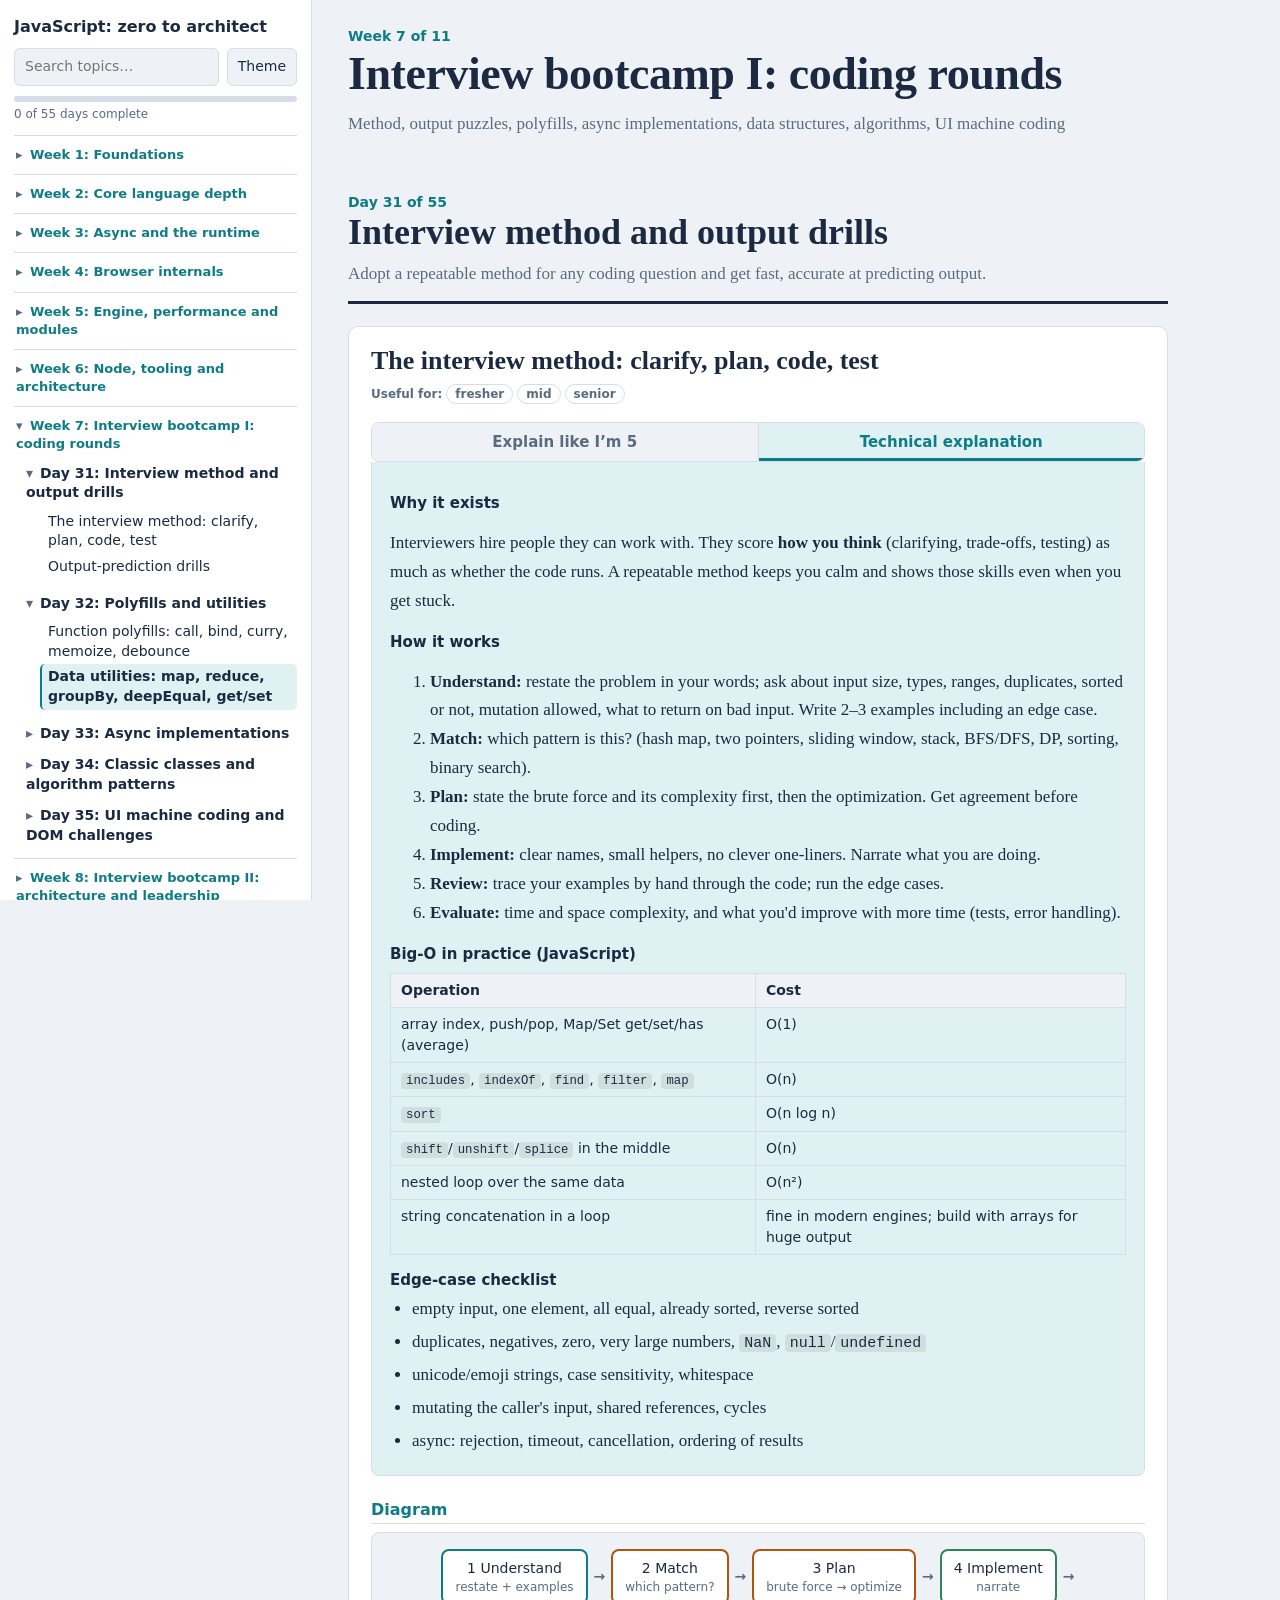
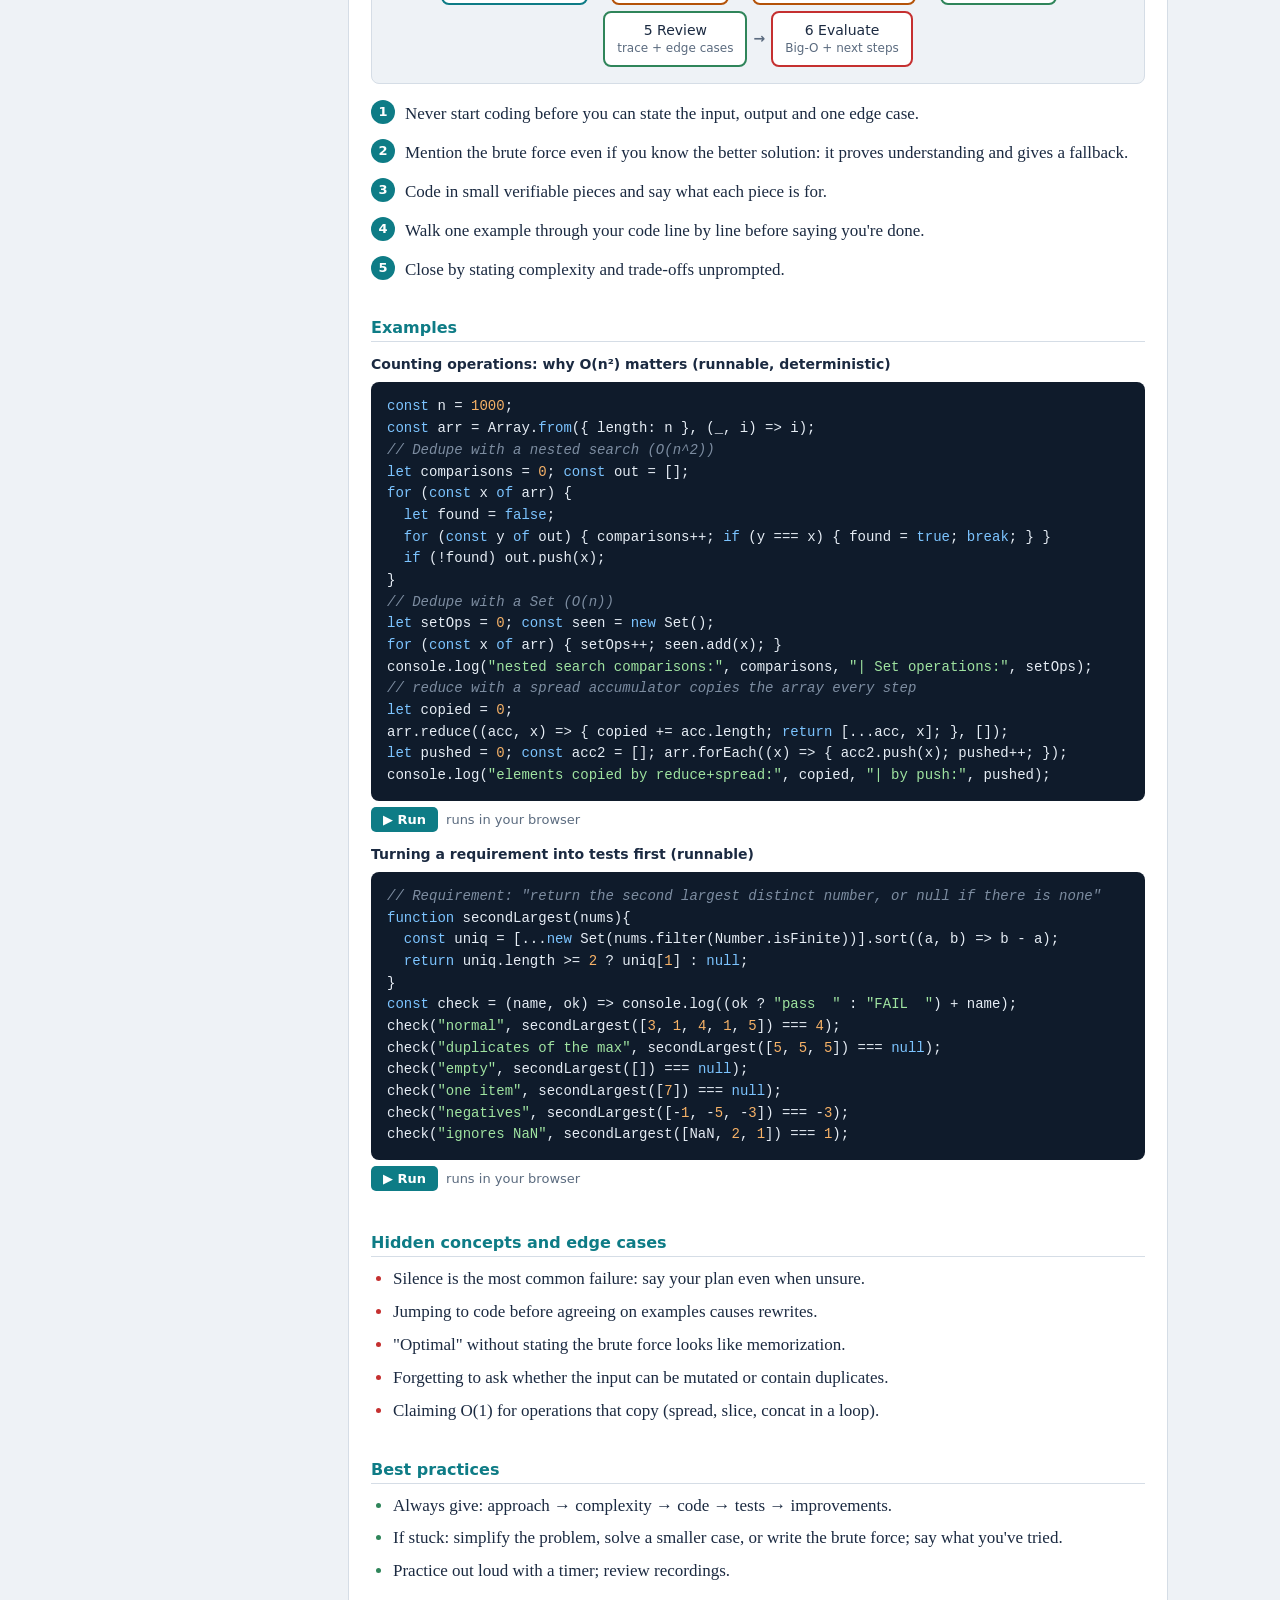
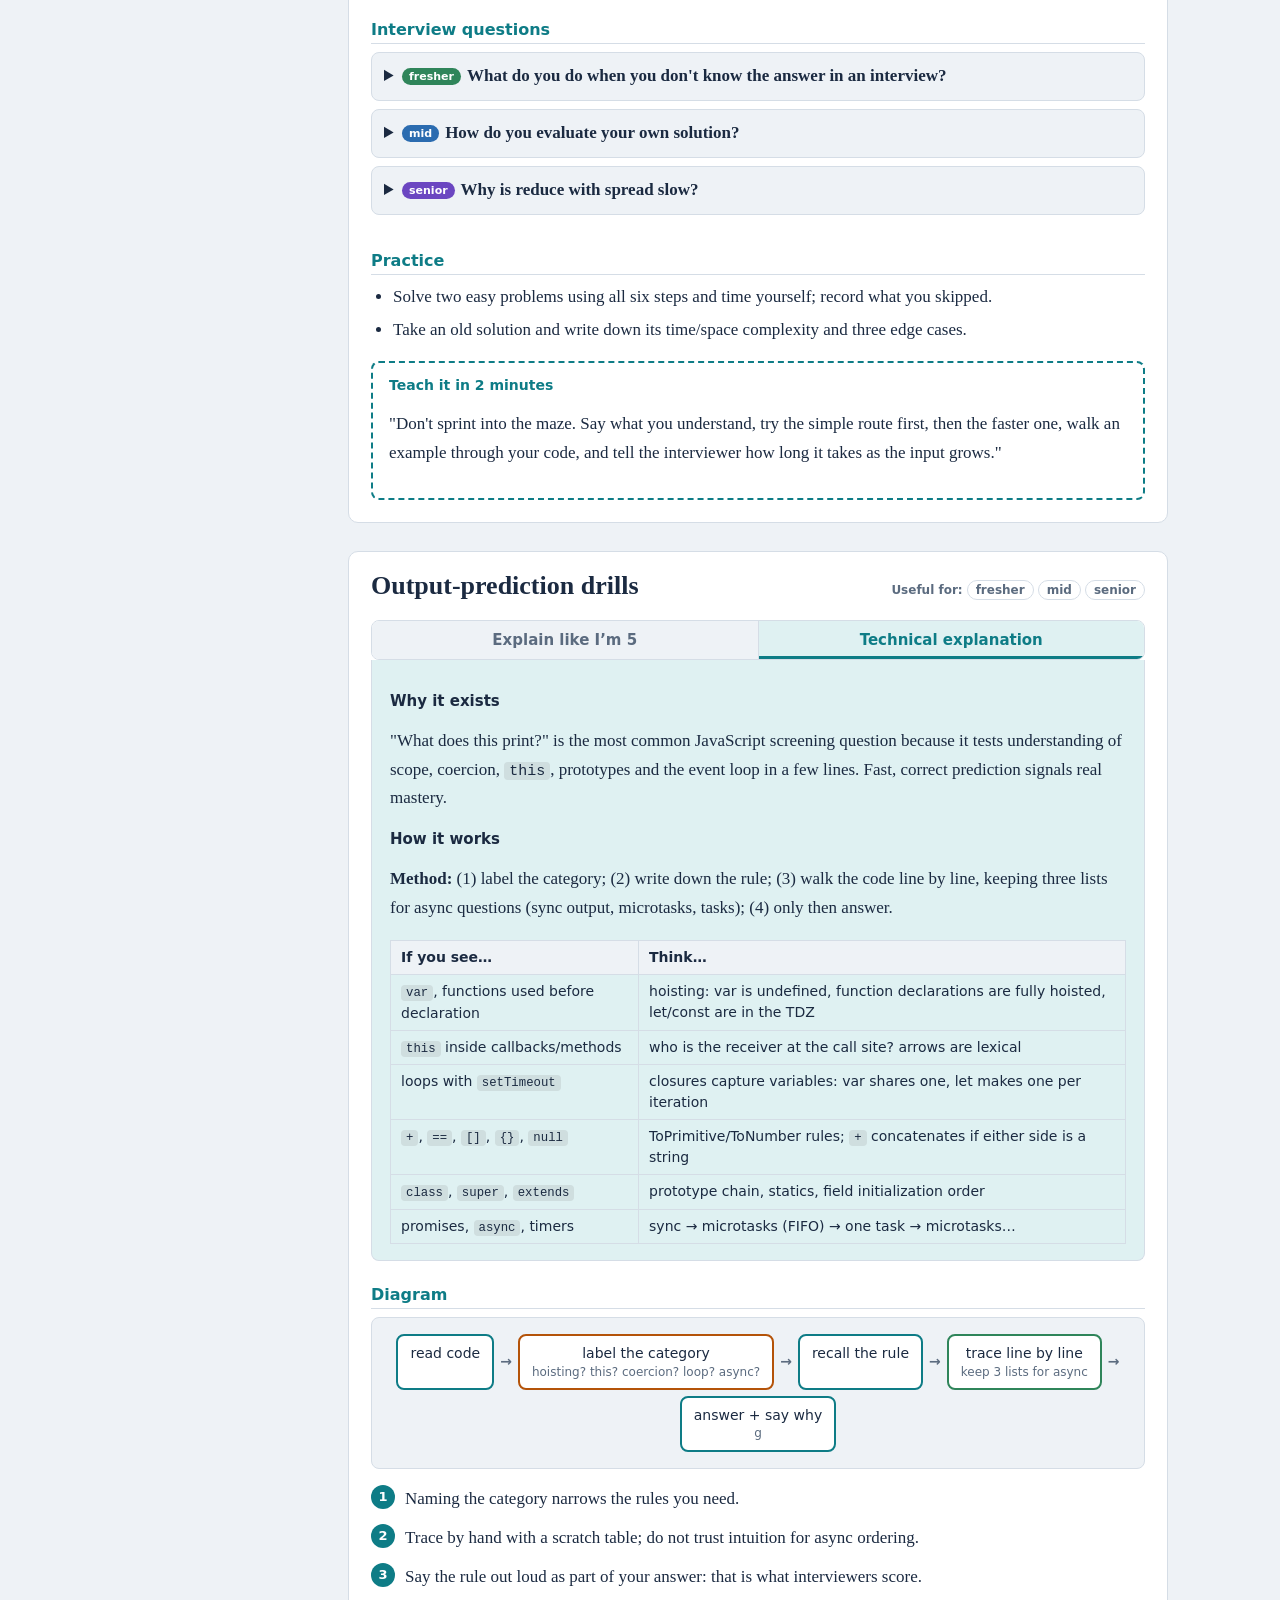
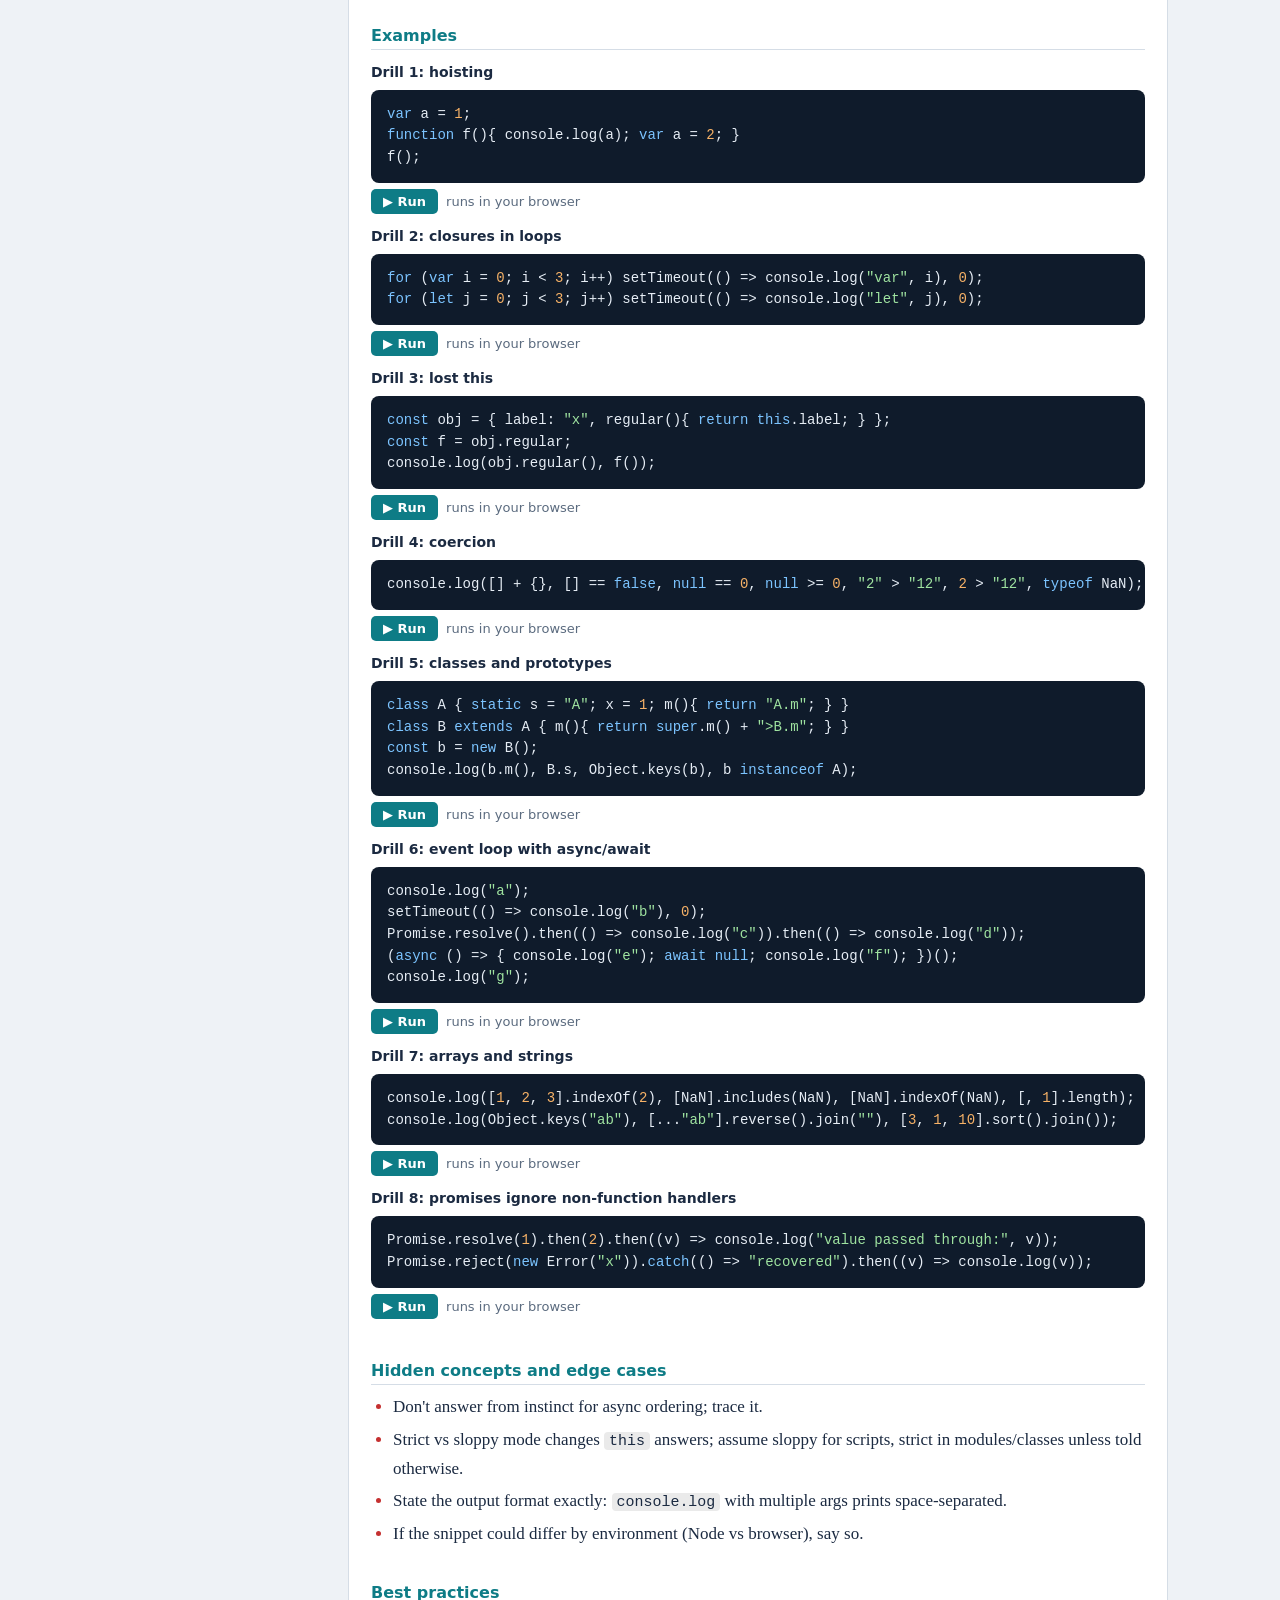
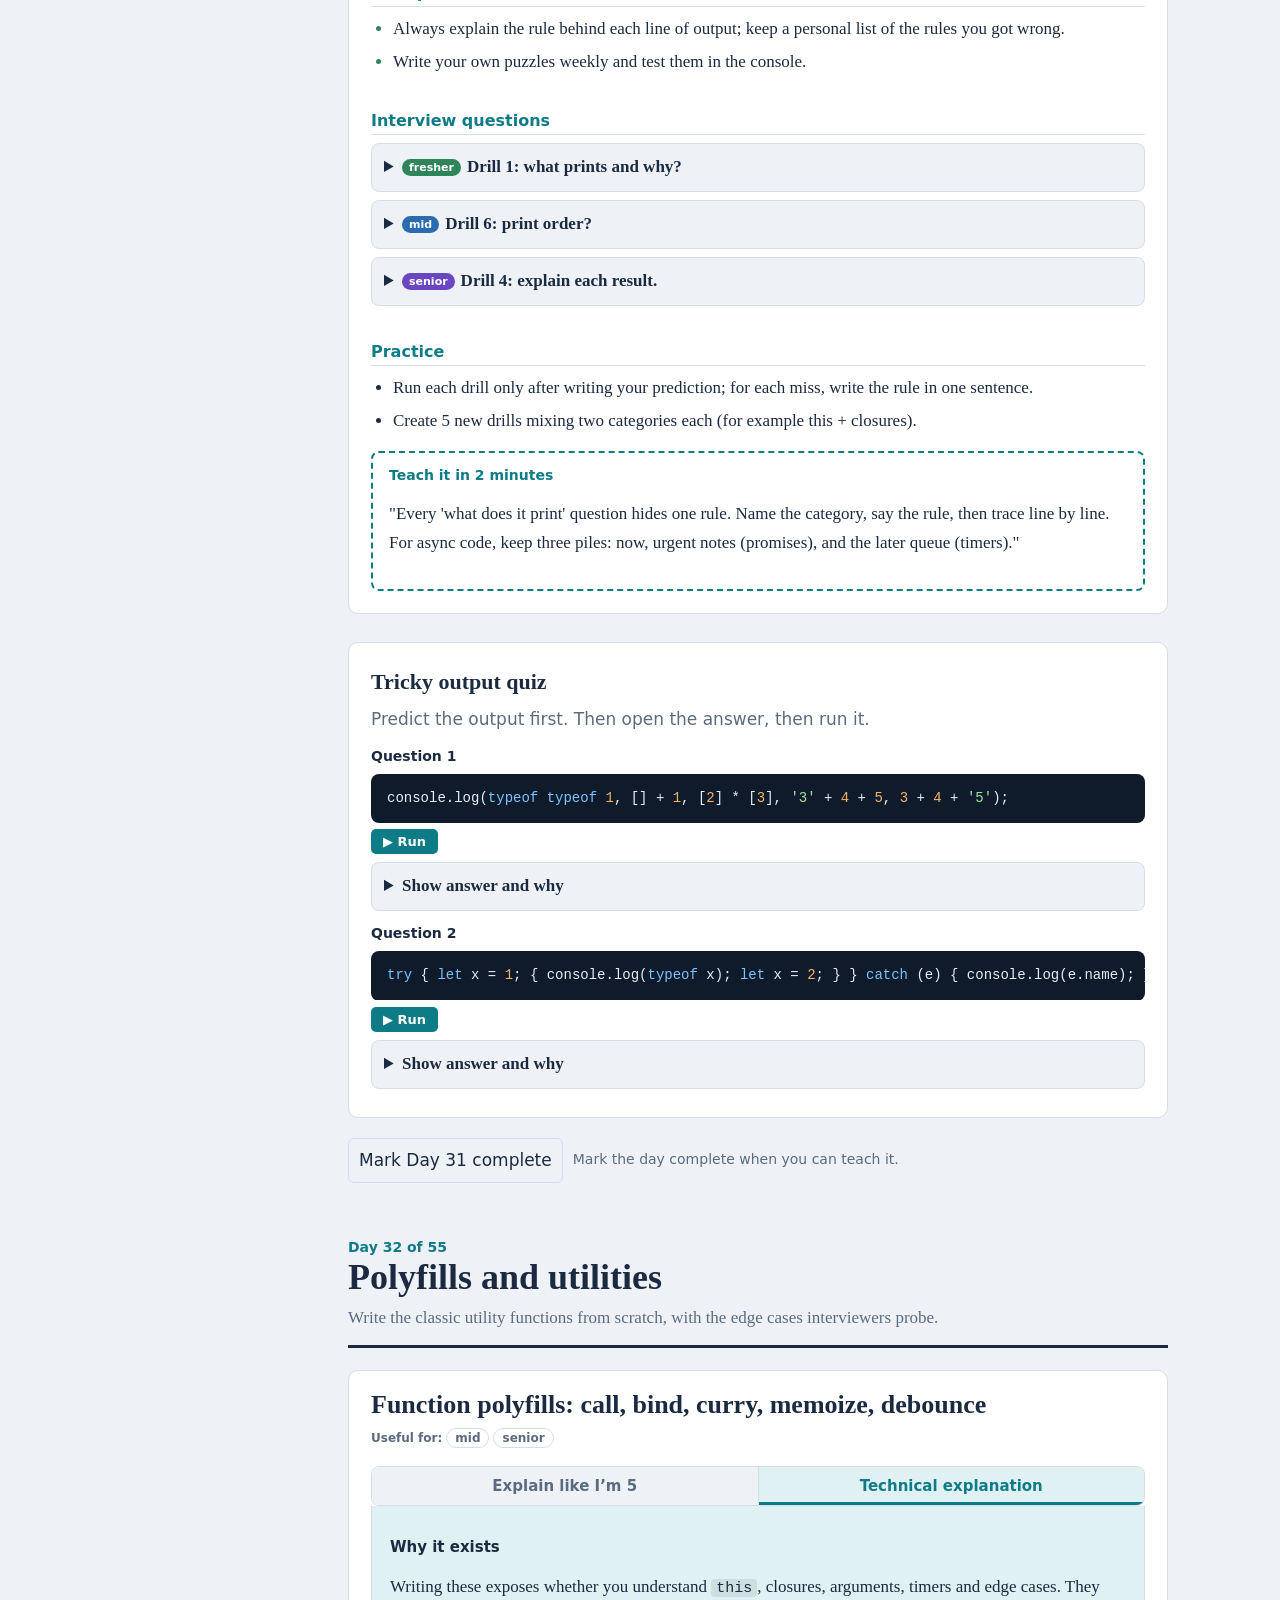
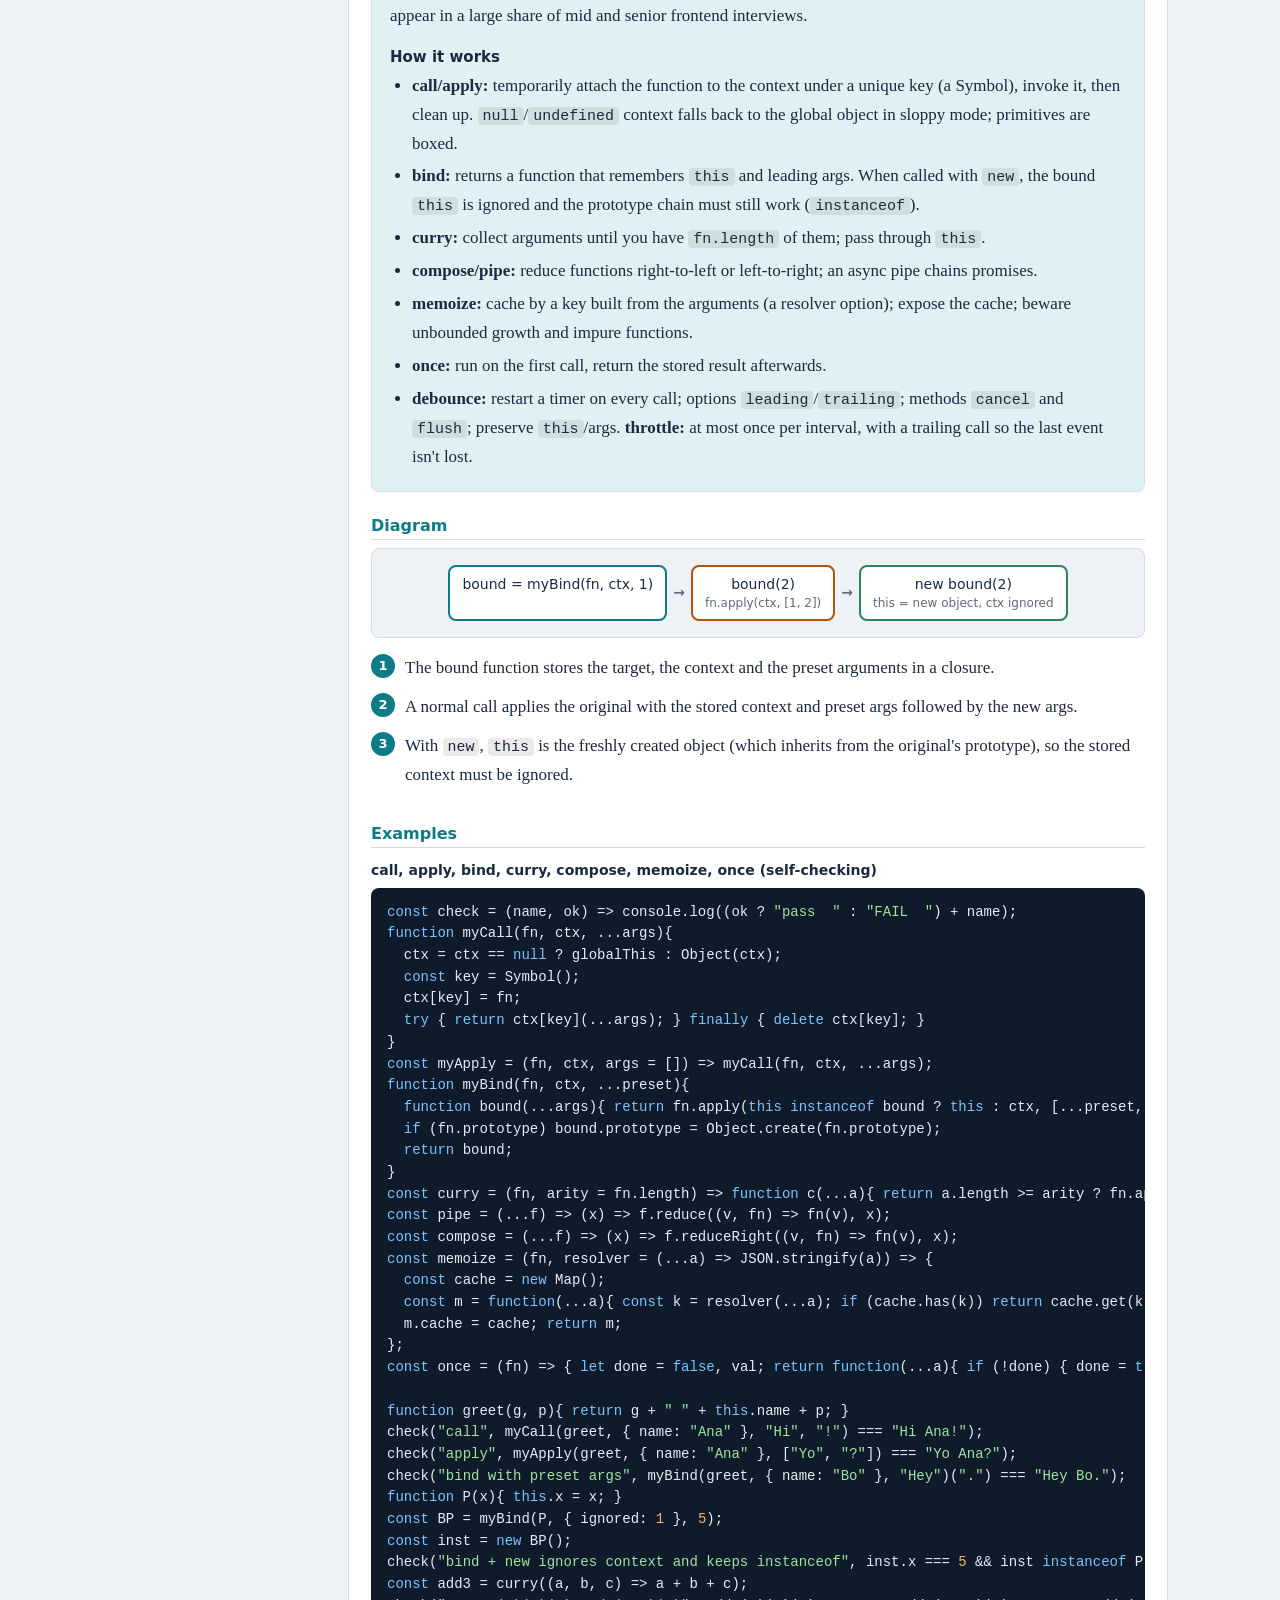
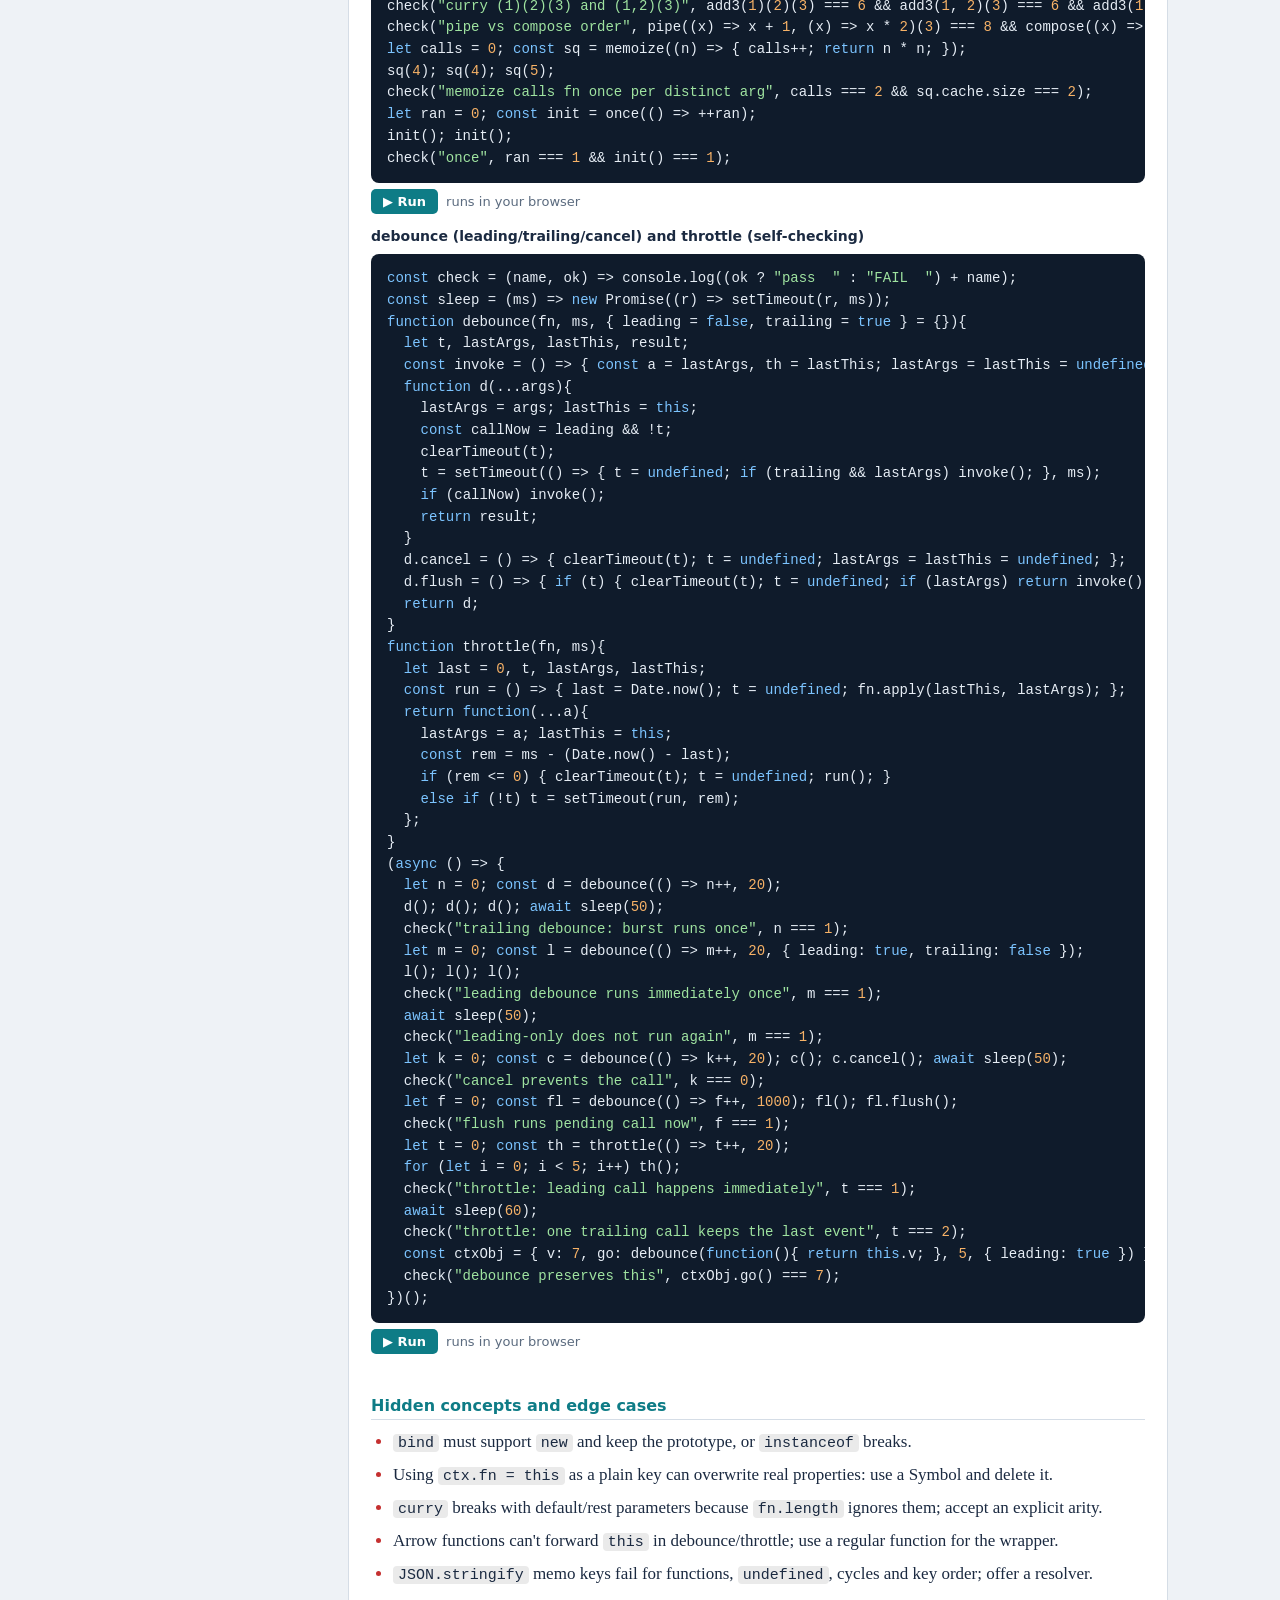
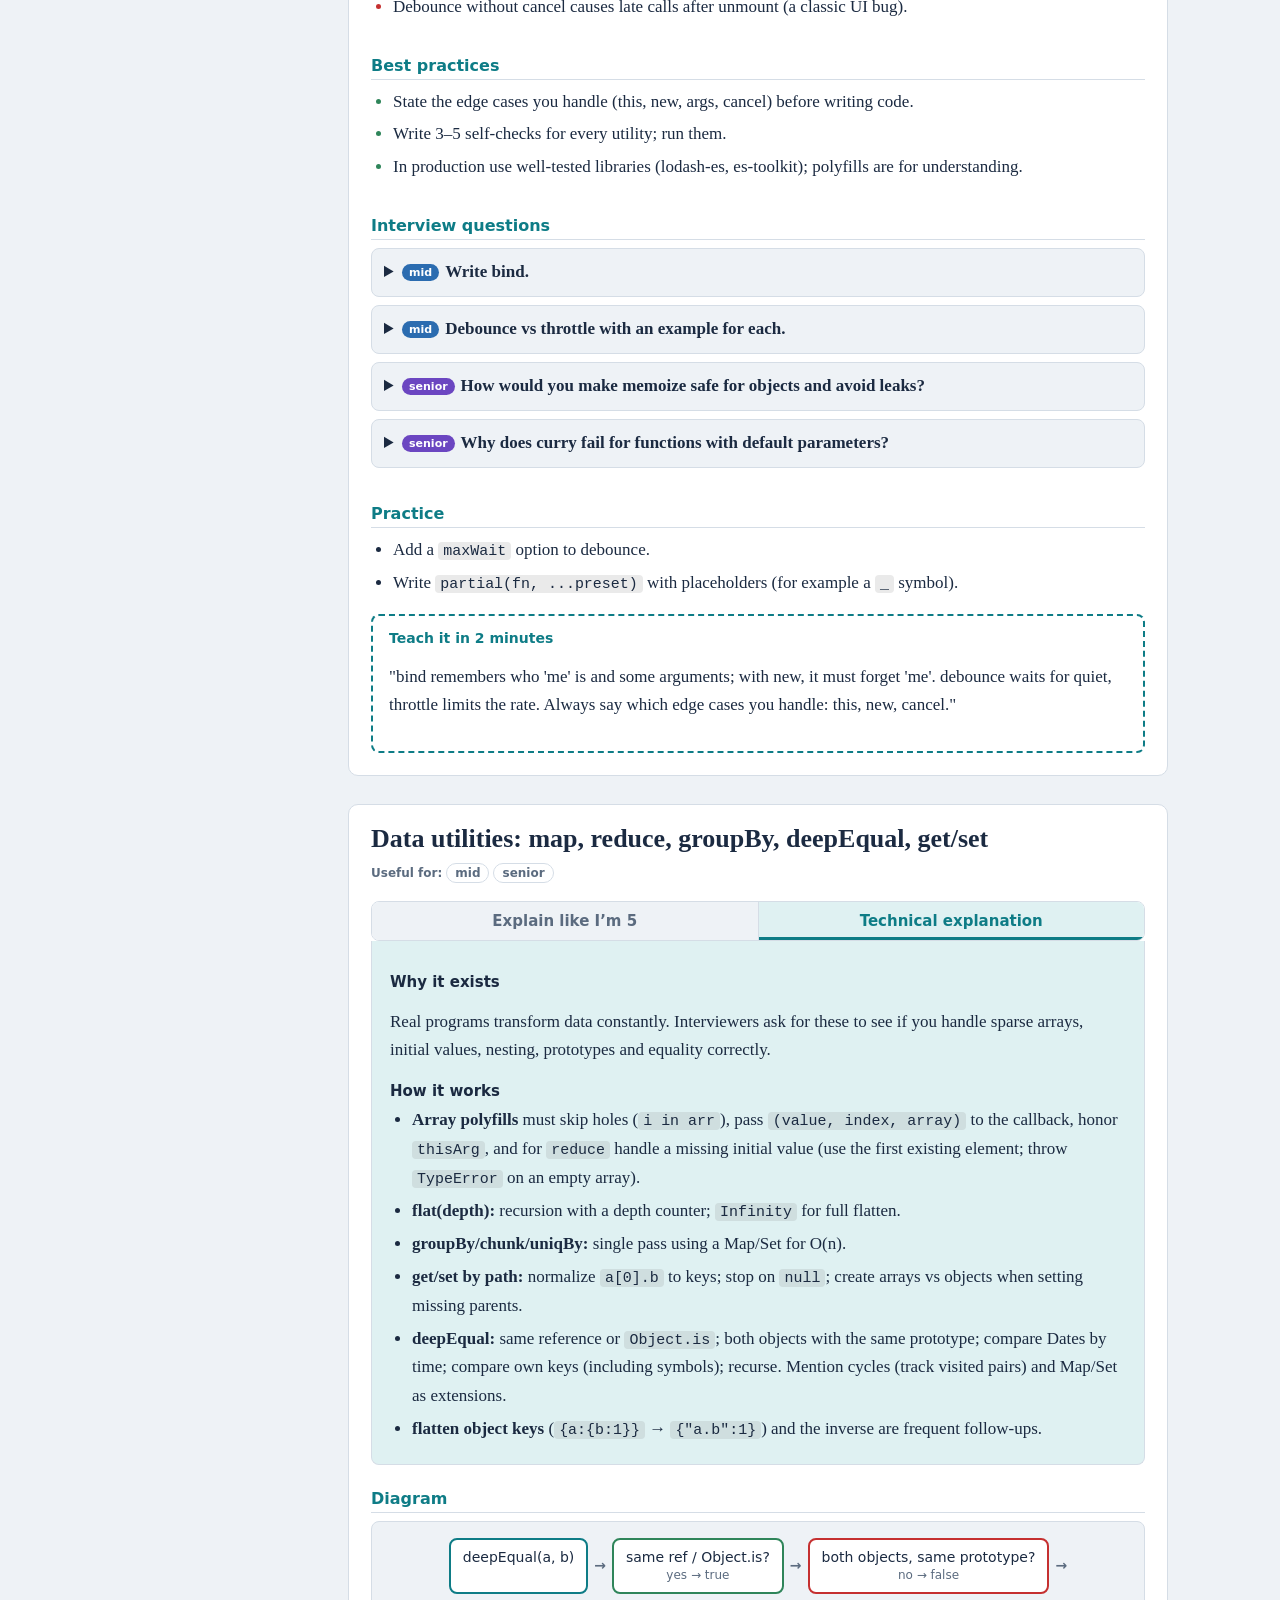
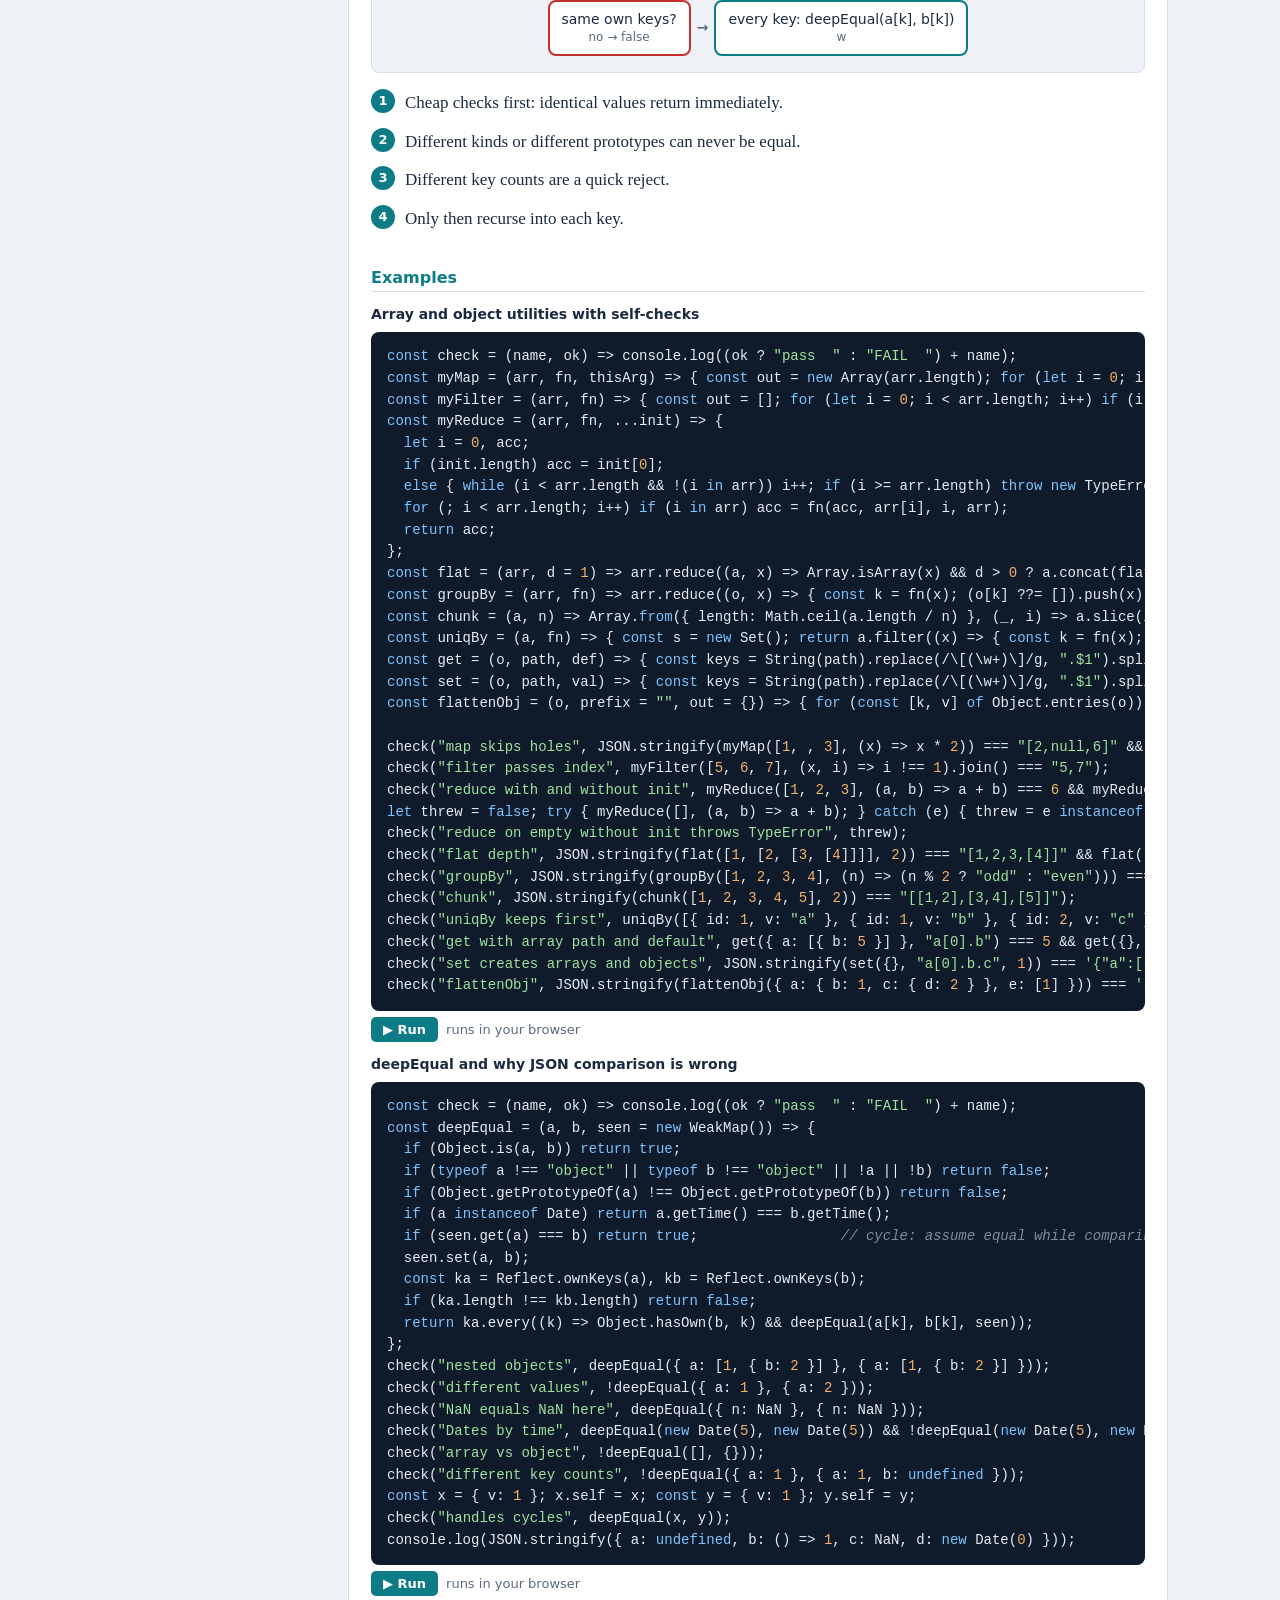
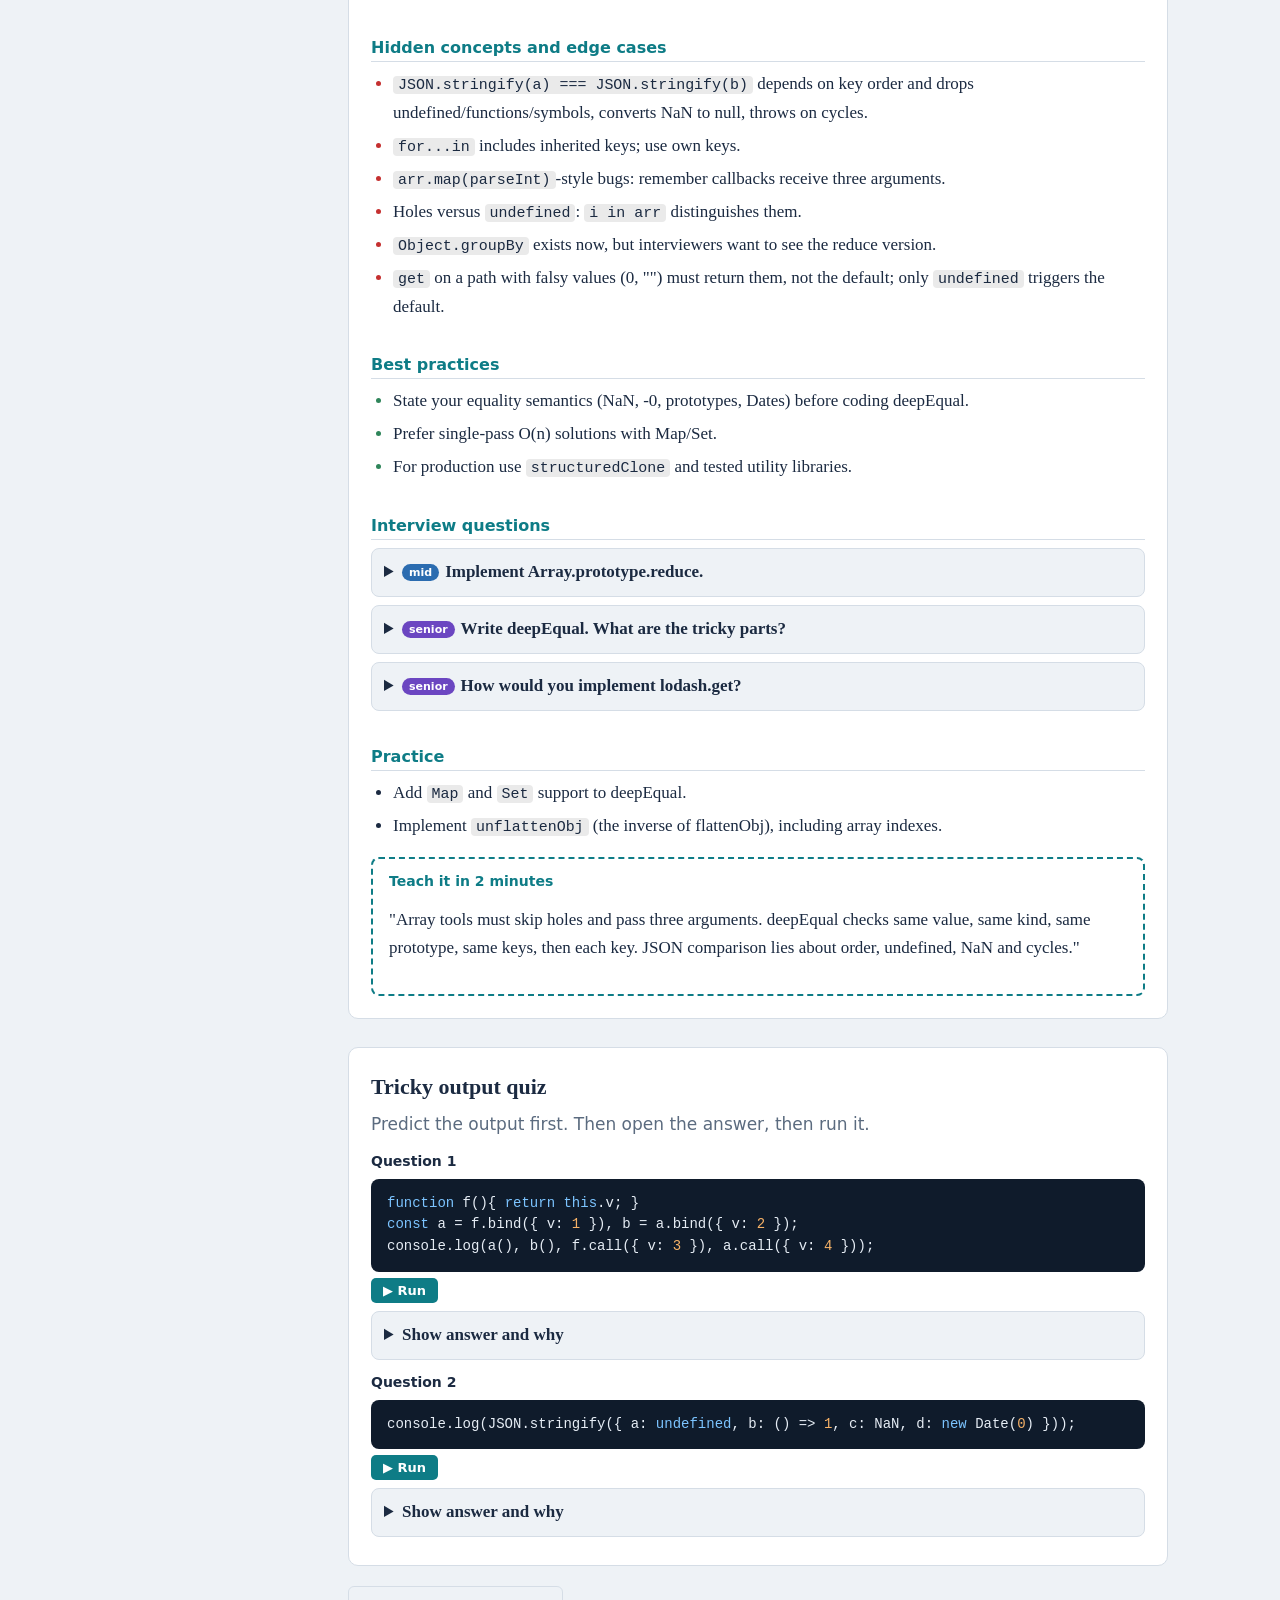
<file: js-course/week7.html>
<!DOCTYPE html>
<html lang="en"><head><meta charset="utf-8"><meta name="viewport" content="width=device-width,initial-scale=1">
<title>Week 7: Interview bootcamp I | JavaScript Zero to Architect</title><style>
:root{--bg:#eef2f6;--card:#fff;--ink:#1b2a41;--muted:#5b6b7f;--line:#d5dde6;--accent:#0e7c86;--accent-soft:#dff1f2;--warm:#b45309;--warm-soft:#fdf0dc;--code:#0f1b2b;--code-ink:#e6edf5;--sbw:312px;--ok:#2f855a;--bad:#c53030}
[data-theme=dark]{--bg:#0e151d;--card:#16212d;--ink:#e6edf5;--muted:#93a4b8;--line:#263445;--accent:#4fd1c5;--accent-soft:#12303a;--warm:#f6ad55;--warm-soft:#33260f;--code:#0a1119;--code-ink:#dbe6f2}
*{box-sizing:border-box}html{scroll-behavior:smooth;scroll-padding-top:16px}
body{margin:0;background:var(--bg);color:var(--ink);font:17px/1.7 Charter,"Iowan Old Style",Georgia,serif}
a{color:var(--accent)}code,pre,kbd{font-family:ui-monospace,SFMono-Regular,Menlo,Consolas,monospace}
:focus-visible{outline:3px solid var(--accent);outline-offset:2px}
.ui{font-family:system-ui,-apple-system,"Segoe UI",Roboto,sans-serif}
#sidebar{position:fixed;inset:0 auto 0 0;width:var(--sbw);background:var(--card);border-right:1px solid var(--line);overflow-y:auto;padding:16px 14px 40px;font-family:system-ui,-apple-system,"Segoe UI",sans-serif;font-size:14px;line-height:1.4;z-index:20;transition:transform .2s}
#sidebar .brand{display:block;font-weight:700;font-size:16px;color:var(--ink);text-decoration:none;margin-bottom:10px}
#sidebar .tools{display:flex;gap:8px;margin-bottom:10px}
#search{flex:1;padding:8px 10px;border:1px solid var(--line);border-radius:6px;background:var(--bg);color:var(--ink);font:inherit}
.btn{border:1px solid var(--line);background:var(--bg);color:var(--ink);border-radius:6px;padding:7px 10px;font:inherit;cursor:pointer}
.btn:hover{border-color:var(--accent)}
.prog{height:6px;background:var(--line);border-radius:3px;overflow:hidden;margin:4px 0 4px}.prog i{display:block;height:100%;background:var(--accent);width:0}
.proglabel{color:var(--muted);font-size:12px;margin-bottom:12px}
#sidebar details{border-top:1px solid var(--line);padding:6px 0}
#sidebar summary{cursor:pointer;font-weight:700;padding:4px 2px;list-style:none}
#sidebar summary::-webkit-details-marker{display:none}
#sidebar summary:before{content:"▸";display:inline-block;width:14px;color:var(--muted)}
#sidebar details[open]>summary:before{content:"▾"}
#sidebar .wk>summary{font-size:13px;color:var(--accent)}
#sidebar .dy{margin-left:10px;border-top:0;padding:2px 0}
#sidebar .dy>summary{font-weight:600}
#sidebar ul{list-style:none;margin:2px 0 6px 16px;padding:0}
#sidebar li a{display:block;padding:3px 6px;border-radius:5px;color:var(--ink);text-decoration:none;border-left:2px solid transparent}
#sidebar li a:hover{background:var(--bg)}#sidebar li a.on{background:var(--accent-soft);border-left-color:var(--accent);font-weight:600}
#sidebar .tick{color:var(--ok);margin-left:4px}
#sidebar .hide{display:none}
main{margin-left:var(--sbw);padding:28px 36px 90px;max-width:calc(var(--sbw) + 940px)}
.wrap{max-width:820px}
#menu{display:none;position:fixed;top:10px;left:10px;z-index:30}
.weekhead{margin:0 0 28px}.weekhead .kicker{font:600 14px system-ui,sans-serif;color:var(--accent)}
.weekhead h1{font-size:clamp(30px,4.2vw,46px);line-height:1.12;margin:4px 0 10px;letter-spacing:-.01em}
.weekhead p{color:var(--muted);margin:0}
.day{margin-top:56px}
.dayhead{border-bottom:3px solid var(--ink);padding-bottom:12px;margin-bottom:22px}
.dayhead .dn{font:700 14px system-ui,sans-serif;color:var(--accent)}
.dayhead h2{font-size:clamp(26px,3.2vw,36px);margin:2px 0 6px;line-height:1.15}
.dayhead .goal{margin:0;color:var(--muted)}
.topic{background:var(--card);border:1px solid var(--line);border-radius:10px;margin:0 0 28px;overflow:hidden}
.topic>header{padding:18px 22px 6px;display:flex;flex-wrap:wrap;gap:8px 14px;align-items:baseline;justify-content:space-between}
.topic h3{margin:0;font-size:26px;line-height:1.2}
.lvls{font:600 12px system-ui,sans-serif;color:var(--muted)}
.lvls b{display:inline-block;padding:2px 8px;border:1px solid var(--line);border-radius:99px;margin-left:4px;font-weight:600}
.tabs{display:flex;margin:12px 22px 0;border:1px solid var(--line);border-radius:8px;overflow:hidden;font-family:system-ui,sans-serif}
.tabs button{flex:1;padding:10px 12px;border:0;background:var(--bg);color:var(--muted);font:600 15px system-ui,sans-serif;cursor:pointer;border-right:1px solid var(--line)}
.tabs button:last-child{border-right:0}
.tabs button[aria-selected=true].t-eli{background:var(--warm-soft);color:var(--warm);box-shadow:inset 0 -3px 0 var(--warm)}
.tabs button[aria-selected=true].t-tech{background:var(--accent-soft);color:var(--accent);box-shadow:inset 0 -3px 0 var(--accent)}
.pane{margin:0 22px;padding:16px 18px;border:1px solid var(--line);border-top:0;border-radius:0 0 8px 8px}
.pane.p-eli{background:var(--warm-soft)}.pane.p-tech{background:var(--accent-soft)}
.pane[hidden]{display:none}.pane p:first-child{margin-top:0}.pane>*:last-child{margin-bottom:0}
.pane h5,.blk h4{font:700 15px system-ui,sans-serif;margin:16px 0 4px}
.blk{padding:6px 22px 4px}.blk h4{font-size:16px;margin:18px 0 8px;color:var(--accent);border-bottom:1px solid var(--line);padding-bottom:4px}
.blk:last-child{padding-bottom:18px}
code{background:rgba(127,127,127,.16);padding:1px 5px;border-radius:4px;font-size:.88em}
pre{margin:10px 0;background:var(--code);color:var(--code-ink);padding:14px 16px;border-radius:8px;overflow-x:auto;font-size:14px;line-height:1.55}
pre code{background:none;padding:0;font-size:inherit}
.k{color:#7cc4ff}.s{color:#9fe3a0}.c{color:#7d8da1;font-style:italic}.n{color:#f7b267}
.ex{margin:14px 0}.ex .et{font:600 14px system-ui,sans-serif;margin-bottom:2px}
.ex .bar{display:flex;gap:8px;align-items:center;margin:-4px 0 6px;font:13px system-ui,sans-serif}
.run{background:var(--accent);color:#fff;border:0;border-radius:5px;padding:5px 12px;font:600 13px system-ui,sans-serif;cursor:pointer}
[data-theme=dark] .run{color:#06222a}
.out{white-space:pre-wrap;background:#06101a;color:#b9f3c0;border-left:4px solid var(--ok);padding:10px 14px;border-radius:6px;font:13px/1.5 ui-monospace,Menlo,monospace;margin:4px 0 8px}
.out:empty,.out[hidden]{display:none}
ul.pts{margin:6px 0;padding-left:22px}ul.pts li{margin:4px 0}
.gotcha li::marker{color:var(--bad)}.best li::marker{color:var(--ok)}
.diagram{background:var(--bg);border:1px solid var(--line);border-radius:8px;padding:16px;overflow-x:auto;font-family:system-ui,sans-serif;font-size:14px}
.diagram svg{max-width:100%;height:auto;display:block;margin:0 auto}
.flow{display:flex;flex-wrap:wrap;align-items:stretch;gap:6px;justify-content:center}
.flow.v{flex-direction:column;align-items:center}
.fb{background:var(--card);border:2px solid var(--accent);border-radius:8px;padding:8px 12px;text-align:center;line-height:1.3;min-width:96px}
.fb small{display:block;color:var(--muted);font-size:12px;margin-top:2px}
.fb.w{border-color:var(--warm)}.fb.g{border-color:var(--ok)}.fb.r{border-color:var(--bad)}
.ar{align-self:center;color:var(--muted);font-weight:700}
.flow.v .ar{transform:rotate(90deg);line-height:1}
.lane{display:grid;grid-template-columns:repeat(auto-fit,minmax(150px,1fr));gap:10px}
.lane>div{background:var(--card);border:1px solid var(--line);border-radius:8px;padding:10px}
.lane h6{margin:0 0 6px;font-size:13px;color:var(--accent)}
.lane .it{background:var(--accent-soft);border-radius:4px;padding:3px 7px;margin:3px 0;font-size:13px}
.dsteps{counter-reset:s;list-style:none;padding:0;margin:12px 0 0}
.dsteps li{counter-increment:s;position:relative;padding:4px 0 4px 34px;margin:2px 0}
.dsteps li:before{content:counter(s);position:absolute;left:0;top:4px;width:24px;height:24px;border-radius:50%;background:var(--accent);color:#fff;font:700 13px/24px system-ui,sans-serif;text-align:center}
[data-theme=dark] .dsteps li:before{color:#06222a}
details.iq{border:1px solid var(--line);border-radius:8px;margin:8px 0;background:var(--bg)}
details.iq summary{cursor:pointer;padding:9px 12px;font-weight:600}
details.iq .ans{padding:2px 14px 12px;border-top:1px solid var(--line)}
.badge{display:inline-block;font:700 11px system-ui,sans-serif;padding:2px 7px;border-radius:99px;margin-right:6px;vertical-align:1px;color:#fff}
.b-fresher{background:#2f855a}.b-mid{background:#2b6cb0}.b-senior{background:#6b46c1}.b-lead{background:#b7791f}.b-architect{background:#c53030}
.teach{margin:6px 22px 22px;padding:14px 16px;border:2px dashed var(--accent);border-radius:8px;background:var(--card)}
.teach b.h{font:700 14px system-ui,sans-serif;color:var(--accent);display:block;margin-bottom:4px}
.quiz{background:var(--card);border:1px solid var(--line);border-radius:10px;padding:6px 22px 14px;margin:0 0 20px}
.quiz h3{margin:14px 0 4px;font-size:22px}
.daydone{margin:14px 0 0;display:flex;gap:10px;align-items:center;font-family:system-ui,sans-serif}
.rev{background:var(--card);border:2px solid var(--ink);border-radius:10px;padding:8px 24px 16px;margin-top:56px}
.rev h2{margin:12px 0 4px}
.pager{display:flex;justify-content:space-between;margin-top:40px;font-family:system-ui,sans-serif}
.pager a{padding:10px 16px;border:1px solid var(--line);border-radius:8px;background:var(--card);text-decoration:none;font-weight:600}
#top{position:fixed;right:18px;bottom:18px;width:44px;height:44px;border-radius:50%;background:var(--accent);color:#fff;border:0;font-size:20px;cursor:pointer;display:none;z-index:15}
[data-theme=dark] #top{color:#06222a}
table{border-collapse:collapse;width:100%;font:14px/1.5 system-ui,sans-serif;margin:10px 0;display:block;overflow-x:auto}
th,td{border:1px solid var(--line);padding:6px 10px;text-align:left;vertical-align:top}th{background:var(--bg)}
/* index */
.hero{padding:34px 0 10px}.hero h1{font-size:clamp(36px,6vw,64px);line-height:1.05;margin:0 0 14px;letter-spacing:-.02em}
.hero p{font-size:19px;max-width:640px;color:var(--muted)}
.cta{display:inline-block;margin:6px 10px 6px 0;padding:11px 20px;border-radius:8px;font:700 15px system-ui,sans-serif;text-decoration:none;background:var(--accent);color:#fff}
[data-theme=dark] .cta{color:#06222a}.cta.alt{background:transparent;color:var(--ink);border:1px solid var(--line)}
.wkgrid{display:grid;gap:18px;margin:22px 0}
.wkcard{background:var(--card);border:1px solid var(--line);border-radius:10px;padding:14px 20px}
.wkcard h3{margin:0 0 2px}.wkcard .sub{color:var(--muted);font:14px system-ui,sans-serif;margin-bottom:8px}
.wkcard .dd{margin:8px 0;font-family:system-ui,sans-serif;font-size:15px}
.wkcard .dd b a{color:var(--ink);text-decoration:none}.wkcard .dd span a{font-size:13px;margin-right:10px}
@media(max-width:900px){#sidebar{transform:translateX(-105%)}body.nav #sidebar{transform:none;box-shadow:0 0 40px rgba(0,0,0,.4)}main{margin-left:0;padding:60px 16px 80px}#menu{display:block}.tabs{margin-left:12px;margin-right:12px}.pane,.teach{margin-left:12px;margin-right:12px}.blk{padding-left:12px;padding-right:12px}}
@media(prefers-reduced-motion:reduce){html{scroll-behavior:auto}#sidebar{transition:none}}
@media print{#sidebar,#menu,#top,.run,.tabs,.daydone,.pager{display:none!important}main{margin:0;padding:0}.pane[hidden]{display:block!important}.topic{break-inside:avoid-page}details>*{display:block!important}.out{display:none}body{background:#fff;color:#000;font-size:12px}}
/* layout fixes: sidebar overflow, menu button overlap */
#sidebar{overflow-x:hidden}
#search{min-width:0;width:0}
#sidebar .tools .btn{flex:none}
#menu{font-family:system-ui,-apple-system,"Segoe UI",sans-serif;background:var(--card);box-shadow:0 2px 8px rgba(0,0,0,.18)}
@media(max-width:900px){html{scroll-padding-top:68px}#sidebar{padding-top:60px}}

</style></head>
<body><button id="menu" class="btn ui" aria-label="Open menu">☰ Menu</button><nav id="sidebar" aria-label="Course navigation"></nav><main></main><button id="top" aria-label="Back to top">↑</button>
<script>
window.COURSE=[
{w:1,file:"week1.html",title:"Foundations",sub:"From zero: how JS runs, values, coercion, functions, scope, this, strings, arrays, objects",days:[
{n:1,t:"Getting started: values and variables",tp:[["d1-intro","What JavaScript is and how it runs","history engine console script strict"],["d1-vars","Variables: var, let, const","declare hoist block"],["d1-types","Data types and typeof","primitive object null undefined bigint symbol"]]},
{n:2,t:"Numbers, coercion and control flow",tp:[["d2-numbers","Numbers, operators and floating point","float bigint nan infinity math"],["d2-coercion","Type coercion and equality","== === truthy falsy toprimitive"],["d2-control","Control flow and loops","if switch for while break label"]]},
{n:3,t:"Functions, scope and hoisting",tp:[["d3-functions","Functions in depth","arrow default rest arguments iife"],["d3-scope","Scope and the scope chain","lexical block global"],["d3-hoisting","Hoisting and the temporal dead zone","tdz var let"]]},
{n:4,t:"this, strings and regular expressions",tp:[["d4-this","The this keyword","bind call apply arrow"],["d4-strings","Strings, Unicode and template literals","utf-16 emoji intl segmenter"],["d4-regex","Regular expressions","regexp escape named groups"]]},
{n:5,t:"Arrays, objects, collections and dates",tp:[["d5-arrays","Arrays and their methods","map filter reduce sort holes toSorted"],["d5-objects","Objects, property order and copying","spread freeze groupBy"],["d5-collections","Map, Set, WeakMap and WeakSet","set methods union"],["d5-dates","Dates and Temporal","date timezone temporal"]]}]},
{w:2,file:"week2.html",title:"Core language depth",sub:"Closures, prototypes, classes, iterators, generators, Proxy, immutability",days:[
{n:6,t:"Closures",tp:[["d6-closures","Closures","lexical environment loop"],["d6-closure-uses","Closure patterns: once, memoize, modules","private state"]]},
{n:7,t:"Prototypes",tp:[["d7-prototypes","The prototype chain","__proto__ inheritance"],["d7-new","new, constructors and Object.create","constructor"]]},
{n:8,t:"Classes",tp:[["d8-classes","Classes","extends super"],["d8-private","Private fields, static blocks and accessors","# getter setter decorators"]]},
{n:9,t:"Iterators and generators",tp:[["d9-iterators","Iterators and iterables","symbol.iterator for of"],["d9-generators","Generators","yield"],["d9-helpers","Iterator helpers (ES2025/26)","lazy take drop"]]},
{n:10,t:"Destructuring, Proxy and immutability",tp:[["d10-destructuring","Destructuring, spread and rest","default"],["d10-symbol","Symbols, Proxy and Reflect","metaprogramming"],["d10-immutable","Immutability, structuredClone and using","freeze dispose"]]}]},
{w:3,file:"week3.html",title:"Async and the runtime",sub:"Callbacks, Promises, async/await, the event loop, workers, streams, errors",days:[
{n:11,t:"Callbacks and Promises",tp:[["d11-callbacks","Callbacks and the problem they solve","callback hell"],["d11-promises","Promises","then catch finally"]]},
{n:12,t:"async/await and patterns",tp:[["d12-async","async and await","try catch"],["d12-combinators","Promise combinators and async patterns","all allSettled any race pool retry"]]},
{n:13,t:"The event loop",tp:[["d13-eventloop","The event loop","call stack queue"],["d13-puzzles","Microtasks vs macrotasks: output puzzles","queueMicrotask"]]},
{n:14,t:"Timers and workers",tp:[["d14-timers","Timers and scheduling","setTimeout raf clamping"],["d14-workers","Web Workers and concurrency","postMessage transfer"]]},
{n:15,t:"Streams and errors",tp:[["d15-streams","Streams and AbortController","backpressure cancel"],["d15-errors","Error handling","unhandled rejection"]]}]},
{w:4,file:"week4.html",title:"Browser internals",sub:"DOM, events, rendering pipeline, storage, fetch and CORS, security",days:[
{n:16,t:"The DOM",tp:[["d16-dom","The DOM","tree node"],["d16-dom-ops","Working with the DOM efficiently","fragment"]]},
{n:17,t:"Events and observers",tp:[["d17-events","Event flow and delegation","capture bubble passive"],["d17-observers","Observers and custom events","intersection mutation resize"]]},
{n:18,t:"Rendering",tp:[["d18-pipeline","The browser rendering pipeline","parse style layout paint composite"],["d18-layout","Reflow, repaint and layout thrashing","forced reflow"]]},
{n:19,t:"Storage and the network",tp:[["d19-storage","Browser storage","localstorage indexeddb cookies quota"],["d19-fetch","fetch, HTTP and CORS","preflight"]]},
{n:20,t:"Security",tp:[["d20-xss","XSS, CSP and Trusted Types","innerhtml"],["d20-csrf","CSRF, cookies and auth storage","samesite"]]}]},
{w:5,file:"week5.html",title:"Engine, performance and modules",sub:"V8, garbage collection, leaks, Web Vitals, bundling, ES modules",days:[
{n:21,t:"Inside V8",tp:[["d21-v8","How V8 runs your code","ignition turbofan jit"],["d21-shapes","Hidden classes and inline caches","maps deopt"]]},
{n:22,t:"Memory",tp:[["d22-gc","Garbage collection","orinoco scavenger"],["d22-leaks","Memory leaks and how to find them","heap snapshot"]]},
{n:23,t:"Performance",tp:[["d23-vitals","Core Web Vitals and profiling","lcp inp cls"],["d23-patterns","Performance patterns: debounce, throttle, virtualization",""]]},
{n:24,t:"Bundling and loading",tp:[["d24-bundling","Bundling and tree-shaking","vite rolldown"],["d24-loading","Script loading and code splitting","async defer"]]},
{n:25,t:"Modules",tp:[["d25-esm","ES modules vs CommonJS","import require"],["d25-interop","Interop, dynamic import and import attributes","json modules"]]}]},
{w:6,file:"week6.html",title:"Node, tooling and architecture",sub:"Node.js, testing, patterns, state, rendering strategies, capstone",days:[
{n:26,t:"Node.js",tp:[["d26-node","Node.js essentials","fs path process"],["d26-nodeloop","The Node event loop","libuv nexttick setimmediate"]]},
{n:27,t:"Testing and tooling",tp:[["d27-testing","Testing JavaScript","vitest node:test mock"],["d27-tooling","Linting, formatting and TypeScript in context","eslint flat config"]]},
{n:28,t:"Patterns and state",tp:[["d28-patterns","Design patterns in JavaScript","observer factory singleton"],["d28-state","State management concepts","store immutable derived"]]},
{n:29,t:"Architecture",tp:[["d29-rendering","SSR, CSR, SSG, ISR and micro-frontends","hydration"],["d29-scale","Monorepos, API design and observability","pagination otel"]]},
{n:30,t:"Capstone",tp:[["d30-mock","Mock interview bank","fresher mid senior lead architect"],["d30-system","System design walkthrough","autocomplete"],["d30-cheat","Final cheat sheet","revision"]]}]},
{w:7,file:"week7.html",title:"Interview bootcamp I: coding rounds",sub:"Method, output puzzles, polyfills, async implementations, data structures, algorithms, UI machine coding",days:[
{n:31,t:"Interview method and output drills",tp:[["d31-method","The interview method: clarify, plan, code, test","big-o edge cases communication"],["d31-output","Output-prediction drills","hoisting this closure coercion event loop"]]},
{n:32,t:"Polyfills and utilities",tp:[["d32-fn-polyfills","Function polyfills: call, bind, curry, memoize, debounce","bind curry compose throttle"],["d32-data-polyfills","Data utilities: map, reduce, groupBy, deepEqual, get/set","flatten deep equal path"]]},
{n:33,t:"Async implementations",tp:[["d33-promise-impl","Implement a Promise and its combinators","thenable microtask all any"],["d33-async-utils","Async utilities: retry, timeout, limiter, dedupe","pool promisify"]]},
{n:34,t:"Classic classes and algorithm patterns",tp:[["d34-utilities","EventEmitter, LRU, rate limiter and Observable","token bucket pubsub"],["d34-dsa","Algorithm patterns in JavaScript","two pointers sliding window dp bfs"]]},
{n:35,t:"UI machine coding and DOM challenges",tp:[["d35-ui-widgets","Machine-coding rounds: widgets and accessibility","tabs aria keyboard autocomplete"],["d35-dom-challenges","DOM and virtual-DOM challenges","vdom diff delegation"]]}]},
{w:8,file:"week8.html",title:"Interview bootcamp II: architecture and leadership",sub:"System design toolkit, real-time, offline, performance cases, reliability, behavioral, trade-offs, final mock plan",days:[
{n:36,t:"Frontend system design toolkit",tp:[["d36-sd-toolkit","The design toolkit and back-of-envelope estimation","requirements capacity latency"],["d36-feed-chat","Design a news feed and a chat app","pagination optimistic websocket ordering"]]},
{n:37,t:"Real-time and offline systems",tp:[["d37-realtime","Real-time and collaborative systems","websocket sse crdt ot"],["d37-offline","Offline-first apps and PWAs","service worker cache outbox"]]},
{n:38,t:"Performance cases and reliability",tp:[["d38-perf-playbook","Performance playbook: why is the page slow?","triage lcp inp cls"],["d38-reliability","Reliability, security and safe rollout","feature flag canary circuit breaker"]]},
{n:39,t:"Leadership and decisions",tp:[["d39-behavioral","Behavioral and leadership interviews","star stories conflict"],["d39-decisions","Architecture decisions and trade-off debates","adr matrix monorepo"]]},
{n:40,t:"Final gauntlet",tp:[["d40-rapid-fire","Rapid-fire round: one-line answers","quick review"],["d40-final","Mock plan, rubric and day-before checklist","self assessment schedule"]]}]},
{w:9,file:"week9.html",title:"Gap-filler I: language depth",sub:"OOP and SOLID, functional programming, recursion, heaps, tries, graphs, binary data, Intl, debugging",days:[
{n:41,t:"Object-oriented programming",tp:[["d41-oop-pillars","OOP in JavaScript: the four pillars, composition and mixins","encapsulation inheritance polymorphism abstraction"],["d41-solid","SOLID in JavaScript and class-design exercises","parking lot dependency injection"]]},
{n:42,t:"Functional programming and recursion",tp:[["d42-fp","Functional programming in JavaScript","pure immutable compose maybe result"],["d42-recursion","Recursion, stack depth and trampolines","tail call memoization"]]},
{n:43,t:"Algorithms II",tp:[["d43-heap-trie","Heaps, priority queues and tries","min heap autocomplete median"],["d43-graphs","Graphs: BFS, DFS, topological sort, union-find, Dijkstra","shortest path islands"]]},
{n:44,t:"Binary data and internationalization",tp:[["d44-binary","Binary data: typed arrays, DataView, Blob and base64","arraybuffer endianness bitmask"],["d44-intl","Internationalization with Intl","locale plural currency timezone"]]},
{n:45,t:"Debugging",tp:[["d45-debug-tools","Debugging tools: DevTools, console and Node inspector","breakpoint logpoint source map"],["d45-debug-method","A debugging method: reproduce, minimize, bisect","delta debugging"]]}]},
{w:10,file:"week10.html",title:"Gap-filler II: browser platform",sub:"Routing, URLs, forms, files, accessibility, Web Components, graphics, device APIs, authentication, security",days:[
{n:46,t:"Routing and URLs",tp:[["d46-history-routing","Client-side routing and the History API","pushState popstate spa"],["d46-url-patterns","URLs, query state and safe redirects","urlsearchparams open redirect"]]},
{n:47,t:"Forms and files",tp:[["d47-forms-validation","Forms and the Constraint Validation API","formdata validity"],["d47-files-clipboard-dnd","Files, uploads, drag and drop, clipboard","blob file chunk upload"]]},
{n:48,t:"Accessibility and Web Components",tp:[["d48-a11y","Accessibility beyond widgets: WCAG, focus, contrast","screen reader aria live"],["d48-web-components","Web Components and Shadow DOM","custom elements slots"]]},
{n:49,t:"Graphics and device APIs",tp:[["d49-graphics-animation","Canvas, SVG and animation","canvas raf easing"],["d49-device-apis","Device and platform APIs and progressive enhancement","geolocation broadcastchannel locks"]]},
{n:50,t:"Authentication and security II",tp:[["d50-auth","Authentication: sessions, JWT, OAuth/PKCE, passwords","jwt oauth pkce pbkdf2"],["d50-web-security-extra","Security headers, SRI and supply chain","sri headers dependencies"]]}]},
{w:11,file:"week11.html",title:"Gap-filler III: backend, delivery and tools",sub:"Node APIs, streams, databases, caching, Git and CI, containers, WebAssembly, ASTs, final capstone",days:[
{n:51,t:"Node APIs and streams",tp:[["d51-node-http","Building an HTTP API in Node","router middleware rest"],["d51-node-streams-files","Streams, files and CLIs in Node","pipeline buffer gzip"]]},
{n:52,t:"Databases and caching",tp:[["d52-databases","Databases for JavaScript developers","sql index transaction n+1 injection"],["d52-caching","Caching layers and invalidation","cache-control etag stampede redis"]]},
{n:53,t:"Git, CI and deployment",tp:[["d53-git-ci","Git workflows and CI pipelines","rebase conventional commits semver"],["d53-containers-deploy","Containers, 12-factor and deployment","docker serverless graceful shutdown"]]},
{n:54,t:"Advanced runtime and tools",tp:[["d54-wasm-concurrency","WebAssembly, SharedArrayBuffer and Atomics","wasm memory atomics"],["d54-compilers-ast","How tools work: tokenizer, parser, AST","babel eslint pratt"]]},
{n:55,t:"Capstone II",tp:[["d55-integration","End-to-end blueprint: a feature through every layer","architecture checklist"],["d55-final-review","Final review: rapid-fire and updated study plan","self assessment"]]}]}
];
window.GLOSSARY=[
["Call stack","The structure that tracks which function is running and where to return. One stack per thread."],
["Closure","A function plus a live reference to the variables of the scope where it was created."],
["Coercion","Automatic or explicit conversion of a value from one type to another."],
["Event loop","The mechanism that takes tasks from queues and runs them one at a time on the call stack, draining microtasks between tasks."],
["Hoisting","Declarations are registered when a scope is created, before any line of that scope runs."],
["Hidden class (Map/shape)","V8's internal description of an object's property layout, shared by objects built the same way."],
["Inline cache","A per-call-site cache of the shapes seen, used to make property access fast."],
["Microtask","A small job (promise reaction, queueMicrotask) that runs as soon as the stack is empty, before the next task."],
["Prototype","The object another object delegates to when a property is not found on itself."],
["Reflow (layout)","Recomputing sizes and positions of elements."],
["Repaint","Redrawing pixels without recomputing layout."],
["Temporal dead zone","The span between entering a scope and the line that initializes a let, const or class binding. Access throws."],
["Tree-shaking","Removing unused exports from a bundle using static import/export analysis."],
["Hydration","Attaching JavaScript behavior to server-rendered HTML."],
["Backpressure","A consumer signalling a producer to slow down so memory does not grow without bound."],
["Origin","Scheme + host + port. The unit of the same-origin policy."],
["Preflight","An OPTIONS request the browser sends before a non-simple cross-origin request."],
["Structured clone","The browser algorithm for deep-copying values for postMessage, structuredClone and IndexedDB."],
["TDZ, ASI, IIFE","Temporal dead zone; automatic semicolon insertion; immediately invoked function expression."],
["ADR","Architecture Decision Record: a short document capturing a decision, its context, options and consequences."],
["CRDT","Conflict-free replicated data type: data that merges in any order and still converges."],
["Idempotent","An operation that can be repeated safely with the same final effect."],
["Hydration mismatch","Server and client render different HTML for the same component, causing errors or flicker."],
["PKCE","Proof Key for Code Exchange: a one-time secret that protects the OAuth authorization-code flow for public clients."],
["Idempotency key","A client-supplied id that makes a retried request safe to repeat."],
["Typed array","A fixed-type view over an ArrayBuffer (Uint8Array, Float32Array...) for binary data."],
["AST","Abstract syntax tree: the structured representation of source code that compilers and linters analyze."],
["INP","Interaction to Next Paint. The Core Web Vital for responsiveness. Good is 200 ms or less."]
];
window.LADDER=[
["Fresher","Days 1-5, 10-12","Types, coercion, scope, functions, this, arrays/objects, promises, DOM basics. Can predict output of small snippets and explain var/let/const. Interview prep: Days 31-32."],
["Mid-level","Days 6-9, 13-19","Closures, prototypes, classes, event loop, async patterns, events, storage, fetch. Can write polyfills (bind, debounce, Promise.all) and debug async order. Interview prep: Days 31-35."],
["Senior","Days 20-25","Security, V8 behavior, memory leaks, profiling, bundling, modules. Can diagnose a slow or leaking page and justify fixes with evidence. Interview prep: Days 33-38."],
["Lead","Days 26-28","Node internals, testing strategy, tooling, design patterns, state. Can set standards, review code and plan migrations. Interview prep: Days 38-39."],
["Architect","Days 29-30","Rendering strategies, micro-frontends, monorepos, API contracts, observability, budgets. Can choose, defend and de-risk system-level trade-offs. Interview prep: Days 36-40."]
];

</script><script>
(function(){
var $=function(s,r){return (r||document).querySelector(s)},$$=function(s,r){return Array.prototype.slice.call((r||document).querySelectorAll(s))};
function TOTAL(){return window.COURSE.reduce(function(a,w){return a+w.days.length},0)}
var esc=function(s){return String(s).replace(/&/g,'&amp;').replace(/</g,'&lt;').replace(/>/g,'&gt;')};
var RE=/(\/\/.*$)|(\/\*[\s\S]*?\*\/)|("(?:[^"\\\n]|\\.)*"|'(?:[^'\\\n]|\\.)*'|`(?:[^`\\]|\\.)*`)|\b(const|let|var|function|return|if|else|for|while|do|switch|case|break|continue|new|class|extends|super|this|typeof|instanceof|in|of|async|await|try|catch|finally|throw|import|export|from|default|yield|static|null|undefined|true|false|void|delete)\b|\b(\d[\d_]*(?:\.\d+)?n?)\b/gm;
function hl(code){return esc(code).replace(RE,function(m,a,b,s,k,n){return (a||b)?'<span class="c">'+m+'</span>':s?'<span class="s">'+m+'</span>':k?'<span class="k">'+m+'</span>':'<span class="n">'+m+'</span>'})}
function store(k,v){try{if(v===undefined)return JSON.parse(localStorage.getItem(k));localStorage.setItem(k,JSON.stringify(v))}catch(e){return null}}
/* diagram helpers exposed to week files */
window.flow=function(items,o){o=o||{};return '<div class="flow'+(o.v?' v':'')+'">'+items.map(function(x,i){var c='',t=x,sm='';if(Array.isArray(x)){t=x[0];sm=x[1]||'';c=x[2]||''}return (i&&!o.plain?'<span class="ar">→</span>':'')+'<div class="fb '+c+'">'+t+(sm?'<small>'+sm+'</small>':'')+'</div>'}).join('')+'</div>'};
window.lanes=function(cols){return '<div class="lane">'+cols.map(function(c){return '<div><h6>'+c[0]+'</h6>'+c[1].map(function(i){return '<div class="it">'+i+'</div>'}).join('')+'</div>'}).join('')+'</div>'};
/* inspect for Run output */
function ins(v,d,seen){d=d||0;seen=seen||[];
 if(typeof v==='string')return d?JSON.stringify(v):v;if(typeof v==='bigint')return v+'n';
 if(typeof v==='symbol')return v.toString();if(typeof v==='function')return '[Function'+(v.name?': '+v.name:'')+']';
 if(Object.is(v,-0))return '-0';if(v===null||typeof v!=='object')return String(v);
 if(seen.indexOf(v)>-1)return '[Circular]';if(d>3)return Array.isArray(v)?'[…]':'{…}';seen=seen.concat([v]);
 if(Array.isArray(v)){var s=[],h=0,e=function(){if(h){s.push('<'+h+' empty item'+(h>1?'s':'')+'>');h=0}};for(var i=0;i<v.length;i++){if(!(i in v)){h++;continue}e();s.push(ins(v[i],d+1,seen))}e();return '['+s.join(', ')+']'}
 if(v instanceof Map)return 'Map('+v.size+') {'+Array.from(v).map(function(p){return ins(p[0],d+1,seen)+' => '+ins(p[1],d+1,seen)}).join(', ')+'}';
 if(v instanceof Set)return 'Set('+v.size+') {'+Array.from(v).map(function(x){return ins(x,d+1,seen)}).join(', ')+'}';
 if(v instanceof Error)return v.name+': '+v.message;if(v instanceof Date)return isNaN(v)?'Invalid Date':v.toISOString();
 if(v instanceof Promise)return 'Promise {…}';
 var ks=Reflect.ownKeys(v).filter(function(k){return Object.getOwnPropertyDescriptor(v,k).enumerable});
 var pr=Object.getPrototypeOf(v),cn=pr===null?'[Object: null prototype] ':(v.constructor&&v.constructor!==Object&&v.constructor.name?v.constructor.name+' ':'');
 return cn+'{'+(ks.length?' '+ks.map(function(k){return (typeof k==='symbol'?'['+k.toString()+']':k)+': '+ins(v[k],d+1,seen)}).join(', ')+' ':'')+'}'}
function run(code,out){var L=[];out.hidden=false;var push=function(p,a){L.push(p+Array.prototype.map.call(a,function(x){return ins(x)}).join(' '));out.textContent=L.join('\n')};
 var con={log:function(){push('',arguments)},info:function(){push('',arguments)},warn:function(){push('⚠ ',arguments)},error:function(){push('✖ ',arguments)},table:function(x){push('',[x])}};
 out.textContent='';try{var r=new Function('console',code)(con);if(r&&r.then)r.catch(function(e){push('✖ ',[e])})}catch(e){push('✖ ',[e])}
 setTimeout(function(){if(!L.length)out.textContent='(no output)'},400)}
function list(a,c){return a&&a.length?'<ul class="pts '+c+'">'+a.map(function(x){return '<li>'+x+'</li>'}).join('')+'</ul>':''}
function topic(t){var h='<article class="topic" id="'+t.id+'"><header><h3>'+t.title+'</h3><div class="lvls">Useful for:'+(t.lv||['fresher','mid','senior']).map(function(l){return '<b>'+l+'</b>'}).join('')+'</div></header>';
 h+='<div class="tabs ui" role="tablist"><button class="t-eli" role="tab" aria-selected="false">Explain like I’m 5</button><button class="t-tech" role="tab" aria-selected="true">Technical explanation</button></div>';
 h+='<div class="pane p-eli" role="tabpanel" hidden>'+t.eli5+'</div>';
 h+='<div class="pane p-tech" role="tabpanel">'+(t.why?'<h5>Why it exists</h5>'+t.why+'<h5>How it works</h5>':'')+t.tech+'</div>';
 if(t.diagram)h+='<div class="blk"><h4>Diagram</h4><div class="diagram">'+t.diagram.html+'</div>'+(t.diagram.steps?'<ol class="dsteps">'+t.diagram.steps.map(function(s){return '<li>'+s+'</li>'}).join('')+'</ol>':'')+'</div>';
 if(t.ex&&t.ex.length)h+='<div class="blk"><h4>Examples</h4>'+t.ex.map(function(e){return '<div class="ex"><div class="et">'+e.t+'</div><pre><code>'+hl(e.code)+'</code></pre>'+(e.run===false?'':'<div class="bar"><button class="run">▶ Run</button><span style="color:var(--muted)">runs in your browser</span></div><div class="out" hidden></div>')+(e.note?'<div>'+e.note+'</div>':'')+'</div>'}).join('')+'</div>';
 if(t.browser)h+='<div class="blk"><h4>In the browser (and how Node differs)</h4>'+t.browser+'</div>';
 if(t.gotchas)h+='<div class="blk"><h4>Hidden concepts and edge cases</h4>'+list(t.gotchas,'gotcha')+'</div>';
 if(t.best)h+='<div class="blk"><h4>Best practices</h4>'+list(t.best,'best')+'</div>';
 if(t.iq)h+='<div class="blk"><h4>Interview questions</h4>'+t.iq.map(function(q){return '<details class="iq"><summary><span class="badge b-'+q[0]+'">'+q[0]+'</span>'+q[1]+'</summary><div class="ans">'+q[2]+'</div></details>'}).join('')+'</div>';
 if(t.practice)h+='<div class="blk"><h4>Practice</h4>'+list(t.practice,'')+'</div>';
 if(t.teach)h+='<div class="teach"><b class="h">Teach it in 2 minutes</b>'+t.teach+'</div>';
 return h+'</article>'}
function render(W){var C=window.COURSE,wi=W.w-1,h='<div class="wrap"><div class="weekhead"><div class="kicker">Week '+W.w+' of '+C.length+'</div><h1>'+C[wi].title+'</h1><p>'+C[wi].sub+'</p></div>';
 W.days.forEach(function(d){h+='<section class="day" id="day-'+d.n+'"><div class="dayhead"><div class="dn">Day '+d.n+' of '+TOTAL()+'</div><h2>'+d.title+'</h2><p class="goal">'+d.goal+'</p></div>';
  d.topics.forEach(function(t){h+=topic(t)});
  if(d.quiz)h+='<div class="quiz"><h3>Tricky output quiz</h3><p class="ui" style="color:var(--muted);margin:0">Predict the output first. Then open the answer, then run it.</p>'+d.quiz.map(function(q,i){return '<div class="ex"><div class="et">Question '+(i+1)+'</div><pre><code>'+hl(q.code)+'</code></pre><div class="bar"><button class="run">▶ Run</button></div><div class="out" hidden></div><details class="iq"><summary>Show answer and why</summary><div class="ans"><p><b>'+q.ans+'</b></p><p>'+q.why+'</p></div></details></div>'}).join('')+'</div>';
  h+='<div class="daydone ui"><button class="btn" data-done="'+d.n+'"></button><span style="color:var(--muted);font-size:14px">Mark the day complete when you can teach it.</span></div></section>'});
 if(W.revision)h+='<section class="rev" id="revision-w'+W.w+'"><h2>Week '+W.w+' revision sheet</h2>'+list(W.revision,'')+'</section>';
 var p=C[wi-1],n=C[wi+1];h+='<div class="pager">'+(p?'<a href="'+p.file+'">← Week '+p.w+': '+p.title+'</a>':'<a href="index.html">← Course index</a>')+(n?'<a href="'+n.file+'">Week '+n.w+': '+n.title+' →</a>':'<a href="index.html">Back to index</a>')+'</div></div>';
 $('main').innerHTML=h}
function sidebar(cur){var C=window.COURSE,h='<a class="brand" href="index.html">JavaScript: zero to architect</a><div class="tools"><input id="search" type="search" placeholder="Search topics…" aria-label="Search topics"><button class="btn" id="theme" title="Toggle light/dark" aria-label="Toggle theme">Theme</button></div><div class="prog"><i id="pbar"></i></div><div class="proglabel" id="plabel"></div>';
 C.forEach(function(w){h+='<details class="wk" '+(w.w===cur?'open':'')+'><summary>Week '+w.w+': '+w.title+'</summary>';
  w.days.forEach(function(d){h+='<details class="dy" data-day="'+d.n+'" '+(w.w===cur?'':'')+'><summary>Day '+d.n+': '+d.t+'<span class="tick" hidden>✓</span></summary><ul>'+d.tp.map(function(t){return '<li data-k="'+(t[1]+' '+d.t+' '+(t[2]||'')).toLowerCase()+'"><a href="'+(w.w===cur?'':w.file)+'#'+t[0]+'" data-id="'+t[0]+'">'+t[1]+'</a></li>'}).join('')+'</ul></details>'});h+='</details>'});
 $('#sidebar').innerHTML=h;
 $('#search').addEventListener('input',function(e){var q=e.target.value.trim().toLowerCase();$$('#sidebar li').forEach(function(li){li.classList.toggle('hide',!!q&&li.dataset.k.indexOf(q)<0)});$$('#sidebar details.dy').forEach(function(d){var any=$$('li:not(.hide)',d).length>0;d.classList.toggle('hide',!any);if(q)d.open=any});$$('#sidebar details.wk').forEach(function(d){var any=$$('details.dy:not(.hide)',d).length>0;d.classList.toggle('hide',!any);if(q)d.open=any})})}
function progress(){var done=store('jsc-done')||[];$$('[data-done]').forEach(function(b){var n=+b.dataset.done,on=done.indexOf(n)>-1;b.textContent=on?'✓ Day '+n+' complete (click to undo)':'Mark Day '+n+' complete'});$$('#sidebar details.dy').forEach(function(d){$('.tick',d).hidden=done.indexOf(+d.dataset.day)<0});$('#pbar').style.width=(done.length/TOTAL()*100)+'%';$('#plabel').textContent=done.length+' of '+TOTAL()+' days complete'}
function init(){var cur=window.WEEK?window.WEEK.w:0;
 var th=store('jsc-theme')||(matchMedia('(prefers-color-scheme: dark)').matches?'dark':'light');document.documentElement.dataset.theme=th;
 sidebar(cur);if(window.WEEK)render(window.WEEK);progress();
 var d=document;d.addEventListener('click',function(e){var t=e.target;
  if(t.id==='theme'){var n=document.documentElement.dataset.theme==='dark'?'light':'dark';document.documentElement.dataset.theme=n;store('jsc-theme',n)}
  if(t.id==='menu')d.body.classList.toggle('nav');
  if(t.closest&&t.closest('#sidebar a'))d.body.classList.remove('nav');
  if(t.id==='top')scrollTo({top:0});
  if(t.dataset&&t.dataset.done){var n=+t.dataset.done,a=store('jsc-done')||[],i=a.indexOf(n);if(i>-1)a.splice(i,1);else a.push(n);store('jsc-done',a);progress()}
  if(t.classList.contains('run')){var ex=t.closest('.ex');run(ex.querySelector('code').textContent,ex.querySelector('.out'))}
  if(t.getAttribute&&t.getAttribute('role')==='tab'){var tp=t.closest('.topic'),eli=t.classList.contains('t-eli');$$('.tabs button',tp).forEach(function(b){b.setAttribute('aria-selected',b===t)});$('.p-eli',tp).hidden=!eli;$('.p-tech',tp).hidden=eli}});
 var tg=$('#top');addEventListener('scroll',function(){tg.style.display=scrollY>600?'block':'none'});
 if(window.WEEK){store('jsc-last',location.pathname.split('/').pop());var io=new IntersectionObserver(function(es){es.forEach(function(en){if(en.isIntersecting){$$('#sidebar a.on').forEach(function(a){a.classList.remove('on')});var a=$('#sidebar a[data-id="'+en.target.id+'"]');if(a){a.classList.add('on');var dy=a.closest('details.dy');if(dy&&!dy.open&&!$('#search').value)dy.open=true}}})},{rootMargin:'-10% 0px -80% 0px'});$$('.topic').forEach(function(t){io.observe(t)});
  if(location.hash){var el=document.getElementById(location.hash.slice(1));if(el)setTimeout(function(){el.scrollIntoView()},50)}}}
document.addEventListener('DOMContentLoaded',init)})();

</script>
<script>
window.WEEK={w:7,revision:[
"<b>Method:</b> clarify → examples → brute force → optimize → code → test edge cases → state Big-O. Talk while you think.",
"<b>Edge cases to always run:</b> empty, one item, duplicates, negatives, NaN/undefined/null, huge input, unicode, mutation of the input, async failure.",
"<b>Perf traps in JS:</b> <code>includes</code>/<code>indexOf</code> in a loop is O(n²) (use Set/Map); spreading the accumulator inside <code>reduce</code> is O(n²); <code>shift()</code> in a loop is slow on big arrays.",
"<b>Polyfills:</b> <code>bind</code> (partial args + <code>new</code> support), <code>curry</code> (by arity), <code>memoize</code> (key strategy), <code>debounce</code> (leading/trailing/cancel), <code>throttle</code>, <code>deepEqual</code> (prototype, Date, cycles), path get/set.",
"<b>Promise implementation checklist:</b> settle once; <code>then</code> returns a new promise; handlers run in microtasks; resolve adopts thenables; non-function handlers pass through; <code>all</code> keeps order and resolves <code>[]</code> for empty input.",
"<b>Async utilities:</b> retry with backoff, timeout via race (and clear the timer), limiter/pool for concurrency, dedupe in-flight requests, promisify with error-first callbacks.",
"<b>Classic classes:</b> EventEmitter (copy listeners before emit), LRU (Map order), token bucket (inject the clock), Observable (unsubscribe cleanup).",
"<b>Algorithm patterns:</b> hash map, two pointers, sliding window, binary search, stack, BFS/DFS, DP, backtracking. Name the pattern, then code.",
"<b>UI rounds:</b> semantic HTML first, ARIA only to fill gaps, keyboard support, state in one place, event delegation, test with edge cases.",
"<b>Virtual DOM:</b> diff old and new trees and apply the minimum DOM operations; keep node identity when types match."
],days:[
{n:31,title:"Interview method and output drills",goal:"Adopt a repeatable method for any coding question and get fast, accurate at predicting output.",topics:[
{id:"d31-method",title:"The interview method: clarify, plan, code, test",lv:["fresher","mid","senior"],
eli5:`<p>Solving a coding question with someone watching is like <b>solving a maze while a friend watches over your shoulder</b>. If you silently dash in, they can't help or tell if you're lost. If you say "I'll try left first because the exit is on the right side", they can follow your thinking, catch wrong turns early and give a hint. The method is a map for your thinking: understand the maze, pick a route, walk it, then check you really reached the exit.</p>`,
why:`<p>Interviewers hire people they can work with. They score <b>how you think</b> (clarifying, trade-offs, testing) as much as whether the code runs. A repeatable method keeps you calm and shows those skills even when you get stuck.</p>`,
tech:`<ol><li><b>Understand:</b> restate the problem in your words; ask about input size, types, ranges, duplicates, sorted or not, mutation allowed, what to return on bad input. Write 2–3 examples including an edge case.</li><li><b>Match:</b> which pattern is this? (hash map, two pointers, sliding window, stack, BFS/DFS, DP, sorting, binary search).</li><li><b>Plan:</b> state the brute force and its complexity first, then the optimization. Get agreement before coding.</li><li><b>Implement:</b> clear names, small helpers, no clever one-liners. Narrate what you are doing.</li><li><b>Review:</b> trace your examples by hand through the code; run the edge cases.</li><li><b>Evaluate:</b> time and space complexity, and what you'd improve with more time (tests, error handling).</li></ol>
<h5>Big-O in practice (JavaScript)</h5><table><tr><th>Operation</th><th>Cost</th></tr><tr><td>array index, push/pop, Map/Set get/set/has (average)</td><td>O(1)</td></tr><tr><td><code>includes</code>, <code>indexOf</code>, <code>find</code>, <code>filter</code>, <code>map</code></td><td>O(n)</td></tr><tr><td><code>sort</code></td><td>O(n log n)</td></tr><tr><td><code>shift</code>/<code>unshift</code>/<code>splice</code> in the middle</td><td>O(n)</td></tr><tr><td>nested loop over the same data</td><td>O(n²)</td></tr><tr><td>string concatenation in a loop</td><td>fine in modern engines; build with arrays for huge output</td></tr></table>
<h5>Edge-case checklist</h5><ul class="pts"><li>empty input, one element, all equal, already sorted, reverse sorted</li><li>duplicates, negatives, zero, very large numbers, <code>NaN</code>, <code>null</code>/<code>undefined</code></li><li>unicode/emoji strings, case sensitivity, whitespace</li><li>mutating the caller's input, shared references, cycles</li><li>async: rejection, timeout, cancellation, ordering of results</li></ul>`,
diagram:{html:flow([["1 Understand","restate + examples"],["2 Match","which pattern?","w"],["3 Plan","brute force → optimize","w"],["4 Implement","narrate","g"],["5 Review","trace + edge cases","g"],["6 Evaluate","Big-O + next steps","r"]]),steps:["Never start coding before you can state the input, output and one edge case.","Mention the brute force even if you know the better solution: it proves understanding and gives a fallback.","Code in small verifiable pieces and say what each piece is for.","Walk one example through your code line by line before saying you're done.","Close by stating complexity and trade-offs unprompted."]},
ex:[{t:"Counting operations: why O(n²) matters (runnable, deterministic)",code:`const n = 1000;
const arr = Array.from({ length: n }, (_, i) => i);
// Dedupe with a nested search (O(n^2))
let comparisons = 0; const out = [];
for (const x of arr) {
  let found = false;
  for (const y of out) { comparisons++; if (y === x) { found = true; break; } }
  if (!found) out.push(x);
}
// Dedupe with a Set (O(n))
let setOps = 0; const seen = new Set();
for (const x of arr) { setOps++; seen.add(x); }
console.log("nested search comparisons:", comparisons, "| Set operations:", setOps);
// reduce with a spread accumulator copies the array every step
let copied = 0;
arr.reduce((acc, x) => { copied += acc.length; return [...acc, x]; }, []);
let pushed = 0; const acc2 = []; arr.forEach((x) => { acc2.push(x); pushed++; });
console.log("elements copied by reduce+spread:", copied, "| by push:", pushed);`},
{t:"Turning a requirement into tests first (runnable)",code:`// Requirement: "return the second largest distinct number, or null if there is none"
function secondLargest(nums){
  const uniq = [...new Set(nums.filter(Number.isFinite))].sort((a, b) => b - a);
  return uniq.length >= 2 ? uniq[1] : null;
}
const check = (name, ok) => console.log((ok ? "pass  " : "FAIL  ") + name);
check("normal", secondLargest([3, 1, 4, 1, 5]) === 4);
check("duplicates of the max", secondLargest([5, 5, 5]) === null);
check("empty", secondLargest([]) === null);
check("one item", secondLargest([7]) === null);
check("negatives", secondLargest([-1, -5, -3]) === -3);
check("ignores NaN", secondLargest([NaN, 2, 1]) === 1);`}],
gotchas:[`Silence is the most common failure: say your plan even when unsure.`,`Jumping to code before agreeing on examples causes rewrites.`,`"Optimal" without stating the brute force looks like memorization.`,`Forgetting to ask whether the input can be mutated or contain duplicates.`,`Claiming O(1) for operations that copy (spread, slice, concat in a loop).`],
best:[`Always give: approach → complexity → code → tests → improvements.`,`If stuck: simplify the problem, solve a smaller case, or write the brute force; say what you've tried.`,`Practice out loud with a timer; review recordings.`],
iq:[["fresher","What do you do when you don't know the answer in an interview?","Say what you do know, restate the problem, try a smaller example or brute force, and think aloud. Ask a clarifying question or request a hint; never go silent or bluff."],["mid","How do you evaluate your own solution?","Trace examples and edge cases, state time and space complexity, mention trade-offs and how you would test and harden it."],["senior","Why is reduce with spread slow?","Each iteration creates a new array copying all previous elements, turning an O(n) loop into O(n²). Push into one accumulator instead."]],
practice:[`Solve two easy problems using all six steps and time yourself; record what you skipped.`,`Take an old solution and write down its time/space complexity and three edge cases.`],
teach:`<p>"Don't sprint into the maze. Say what you understand, try the simple route first, then the faster one, walk an example through your code, and tell the interviewer how long it takes as the input grows."</p>`},

{id:"d31-output",title:"Output-prediction drills",lv:["fresher","mid","senior"],
eli5:`<p>These are like <b>chess puzzles for JavaScript</b>. Each one hides one rule (a trick the language plays). The skill isn't memorizing answers; it's spotting <b>which rule</b> is hiding: "this is a hoisting puzzle", "this is a this puzzle", "this is the event loop". Then you apply that one rule.</p>`,
why:`<p>"What does this print?" is the most common JavaScript screening question because it tests understanding of scope, coercion, <code>this</code>, prototypes and the event loop in a few lines. Fast, correct prediction signals real mastery.</p>`,
tech:`<p><b>Method:</b> (1) label the category; (2) write down the rule; (3) walk the code line by line, keeping three lists for async questions (sync output, microtasks, tasks); (4) only then answer.</p>
<table><tr><th>If you see…</th><th>Think…</th></tr><tr><td><code>var</code>, functions used before declaration</td><td>hoisting: var is undefined, function declarations are fully hoisted, let/const are in the TDZ</td></tr><tr><td><code>this</code> inside callbacks/methods</td><td>who is the receiver at the call site? arrows are lexical</td></tr><tr><td>loops with <code>setTimeout</code></td><td>closures capture variables: var shares one, let makes one per iteration</td></tr><tr><td><code>+</code>, <code>==</code>, <code>[]</code>, <code>{}</code>, <code>null</code></td><td>ToPrimitive/ToNumber rules; <code>+</code> concatenates if either side is a string</td></tr><tr><td><code>class</code>, <code>super</code>, <code>extends</code></td><td>prototype chain, statics, field initialization order</td></tr><tr><td>promises, <code>async</code>, timers</td><td>sync → microtasks (FIFO) → one task → microtasks…</td></tr></table>`,
diagram:{html:flow([["read code"],["label the category","hoisting? this? coercion? loop? async?","w"],["recall the rule"],["trace line by line","keep 3 lists for async","g"],["answer + say why","g"]]),steps:["Naming the category narrows the rules you need.","Trace by hand with a scratch table; do not trust intuition for async ordering.","Say the rule out loud as part of your answer: that is what interviewers score."]},
ex:[{t:"Drill 1: hoisting",code:`var a = 1;
function f(){ console.log(a); var a = 2; }
f();`},{t:"Drill 2: closures in loops",code:`for (var i = 0; i < 3; i++) setTimeout(() => console.log("var", i), 0);
for (let j = 0; j < 3; j++) setTimeout(() => console.log("let", j), 0);`},{t:"Drill 3: lost this",code:`const obj = { label: "x", regular(){ return this.label; } };
const f = obj.regular;
console.log(obj.regular(), f());`},{t:"Drill 4: coercion",code:`console.log([] + {}, [] == false, null == 0, null >= 0, "2" > "12", 2 > "12", typeof NaN);`},{t:"Drill 5: classes and prototypes",code:`class A { static s = "A"; x = 1; m(){ return "A.m"; } }
class B extends A { m(){ return super.m() + ">B.m"; } }
const b = new B();
console.log(b.m(), B.s, Object.keys(b), b instanceof A);`},{t:"Drill 6: event loop with async/await",code:`console.log("a");
setTimeout(() => console.log("b"), 0);
Promise.resolve().then(() => console.log("c")).then(() => console.log("d"));
(async () => { console.log("e"); await null; console.log("f"); })();
console.log("g");`},{t:"Drill 7: arrays and strings",code:`console.log([1, 2, 3].indexOf(2), [NaN].includes(NaN), [NaN].indexOf(NaN), [, 1].length);
console.log(Object.keys("ab"), [..."ab"].reverse().join(""), [3, 1, 10].sort().join());`},{t:"Drill 8: promises ignore non-function handlers",code:`Promise.resolve(1).then(2).then((v) => console.log("value passed through:", v));
Promise.reject(new Error("x")).catch(() => "recovered").then((v) => console.log(v));`}],
gotchas:[`Don't answer from instinct for async ordering; trace it.`,`Strict vs sloppy mode changes <code>this</code> answers; assume sloppy for scripts, strict in modules/classes unless told otherwise.`,`State the output format exactly: <code>console.log</code> with multiple args prints space-separated.`,`If the snippet could differ by environment (Node vs browser), say so.`],
best:[`Always explain the rule behind each line of output; keep a personal list of the rules you got wrong.`,`Write your own puzzles weekly and test them in the console.`],
iq:[["fresher","Drill 1: what prints and why?","undefined. The local var a is hoisted to the top of f and initialized to undefined, shadowing the outer a."],["mid","Drill 6: print order?","a e g c f d b. Sync: a, e (the async function runs until its first await), g. Microtasks in queue order: c (promise reaction), f (await continuation), then d (queued after c ran). Finally the timer task: b."],["senior","Drill 4: explain each result.","[] + {} is '[object Object]' (both become strings). [] == false: false→0, []→''→0 so true. null == 0 is false (null only equals undefined). null >= 0 is true (relational uses ToNumber). '2' > '12' compares strings lexicographically (true). 2 > '12' converts to numbers (false). typeof NaN is 'number'."]],
practice:[`Run each drill only after writing your prediction; for each miss, write the rule in one sentence.`,`Create 5 new drills mixing two categories each (for example this + closures).`],
teach:`<p>"Every 'what does it print' question hides one rule. Name the category, say the rule, then trace line by line. For async code, keep three piles: now, urgent notes (promises), and the later queue (timers)."</p>`}
],quiz:[
{code:`console.log(typeof typeof 1, [] + 1, [2] * [3], '3' + 4 + 5, 3 + 4 + '5');`,ans:`string 1 6 345 75`,why:`typeof returns a string, so typeof of that is "string". [] becomes "" so [] + 1 is "1". [2]*[3] converts both to numbers: 6. '3' + 4 + 5 concatenates left to right ("345"); 3 + 4 + '5' adds first (7) then concatenates ("75").`},
{code:`try { let x = 1; { console.log(typeof x); let x = 2; } } catch (e) { console.log(e.name); }`,ans:`ReferenceError`,why:`The inner let x shadows the outer x for the whole inner block, so typeof x inside it hits the temporal dead zone. Unlike typeof of an undeclared name, typeof on a TDZ variable throws.`}]},

{n:32,title:"Polyfills and utilities",goal:"Write the classic utility functions from scratch, with the edge cases interviewers probe.",topics:[
{id:"d32-fn-polyfills",title:"Function polyfills: call, bind, curry, memoize, debounce",lv:["mid","senior"],
eli5:`<p>A polyfill is <b>building a tool yourself to prove you understand how it works</b>. Like being asked to make a pencil sharpener from scratch: if you can, you really know what a sharpener does. <code>bind</code> is a sticky note that says "always call me with this person". <code>debounce</code> is a doorman who waits until people stop arriving. <code>memoize</code> is a notebook that remembers answers.</p>`,
why:`<p>Writing these exposes whether you understand <code>this</code>, closures, arguments, timers and edge cases. They appear in a large share of mid and senior frontend interviews.</p>`,
tech:`<ul class="pts"><li><b>call/apply:</b> temporarily attach the function to the context under a unique key (a Symbol), invoke it, then clean up. <code>null</code>/<code>undefined</code> context falls back to the global object in sloppy mode; primitives are boxed.</li><li><b>bind:</b> returns a function that remembers <code>this</code> and leading args. When called with <code>new</code>, the bound <code>this</code> is ignored and the prototype chain must still work (<code>instanceof</code>).</li><li><b>curry:</b> collect arguments until you have <code>fn.length</code> of them; pass through <code>this</code>.</li><li><b>compose/pipe:</b> reduce functions right-to-left or left-to-right; an async pipe chains promises.</li><li><b>memoize:</b> cache by a key built from the arguments (a resolver option); expose the cache; beware unbounded growth and impure functions.</li><li><b>once:</b> run on the first call, return the stored result afterwards.</li><li><b>debounce:</b> restart a timer on every call; options <code>leading</code>/<code>trailing</code>; methods <code>cancel</code> and <code>flush</code>; preserve <code>this</code>/args. <b>throttle:</b> at most once per interval, with a trailing call so the last event isn't lost.</li></ul>`,
diagram:{html:flow([["bound = myBind(fn, ctx, 1)"],["bound(2)","fn.apply(ctx, [1, 2])","w"],["new bound(2)","this = new object, ctx ignored","g"]]),steps:["The bound function stores the target, the context and the preset arguments in a closure.","A normal call applies the original with the stored context and preset args followed by the new args.","With <code>new</code>, <code>this</code> is the freshly created object (which inherits from the original's prototype), so the stored context must be ignored."]},
ex:[{t:"call, apply, bind, curry, compose, memoize, once (self-checking)",code:`const check = (name, ok) => console.log((ok ? "pass  " : "FAIL  ") + name);
function myCall(fn, ctx, ...args){
  ctx = ctx == null ? globalThis : Object(ctx);
  const key = Symbol();
  ctx[key] = fn;
  try { return ctx[key](...args); } finally { delete ctx[key]; }
}
const myApply = (fn, ctx, args = []) => myCall(fn, ctx, ...args);
function myBind(fn, ctx, ...preset){
  function bound(...args){ return fn.apply(this instanceof bound ? this : ctx, [...preset, ...args]); }
  if (fn.prototype) bound.prototype = Object.create(fn.prototype);
  return bound;
}
const curry = (fn, arity = fn.length) => function c(...a){ return a.length >= arity ? fn.apply(this, a) : (...b) => c.apply(this, [...a, ...b]); };
const pipe = (...f) => (x) => f.reduce((v, fn) => fn(v), x);
const compose = (...f) => (x) => f.reduceRight((v, fn) => fn(v), x);
const memoize = (fn, resolver = (...a) => JSON.stringify(a)) => {
  const cache = new Map();
  const m = function(...a){ const k = resolver(...a); if (cache.has(k)) return cache.get(k); const v = fn.apply(this, a); cache.set(k, v); return v; };
  m.cache = cache; return m;
};
const once = (fn) => { let done = false, val; return function(...a){ if (!done) { done = true; val = fn.apply(this, a); } return val; }; };

function greet(g, p){ return g + " " + this.name + p; }
check("call", myCall(greet, { name: "Ana" }, "Hi", "!") === "Hi Ana!");
check("apply", myApply(greet, { name: "Ana" }, ["Yo", "?"]) === "Yo Ana?");
check("bind with preset args", myBind(greet, { name: "Bo" }, "Hey")(".") === "Hey Bo.");
function P(x){ this.x = x; }
const BP = myBind(P, { ignored: 1 }, 5);
const inst = new BP();
check("bind + new ignores context and keeps instanceof", inst.x === 5 && inst instanceof P && !("ignored" in inst));
const add3 = curry((a, b, c) => a + b + c);
check("curry (1)(2)(3) and (1,2)(3)", add3(1)(2)(3) === 6 && add3(1, 2)(3) === 6 && add3(1)(2, 3) === 6);
check("pipe vs compose order", pipe((x) => x + 1, (x) => x * 2)(3) === 8 && compose((x) => x + 1, (x) => x * 2)(3) === 7);
let calls = 0; const sq = memoize((n) => { calls++; return n * n; });
sq(4); sq(4); sq(5);
check("memoize calls fn once per distinct arg", calls === 2 && sq.cache.size === 2);
let ran = 0; const init = once(() => ++ran);
init(); init();
check("once", ran === 1 && init() === 1);`},
{t:"debounce (leading/trailing/cancel) and throttle (self-checking)",code:`const check = (name, ok) => console.log((ok ? "pass  " : "FAIL  ") + name);
const sleep = (ms) => new Promise((r) => setTimeout(r, ms));
function debounce(fn, ms, { leading = false, trailing = true } = {}){
  let t, lastArgs, lastThis, result;
  const invoke = () => { const a = lastArgs, th = lastThis; lastArgs = lastThis = undefined; result = fn.apply(th, a); return result; };
  function d(...args){
    lastArgs = args; lastThis = this;
    const callNow = leading && !t;
    clearTimeout(t);
    t = setTimeout(() => { t = undefined; if (trailing && lastArgs) invoke(); }, ms);
    if (callNow) invoke();
    return result;
  }
  d.cancel = () => { clearTimeout(t); t = undefined; lastArgs = lastThis = undefined; };
  d.flush = () => { if (t) { clearTimeout(t); t = undefined; if (lastArgs) return invoke(); } return result; };
  return d;
}
function throttle(fn, ms){
  let last = 0, t, lastArgs, lastThis;
  const run = () => { last = Date.now(); t = undefined; fn.apply(lastThis, lastArgs); };
  return function(...a){
    lastArgs = a; lastThis = this;
    const rem = ms - (Date.now() - last);
    if (rem <= 0) { clearTimeout(t); t = undefined; run(); }
    else if (!t) t = setTimeout(run, rem);
  };
}
(async () => {
  let n = 0; const d = debounce(() => n++, 20);
  d(); d(); d(); await sleep(50);
  check("trailing debounce: burst runs once", n === 1);
  let m = 0; const l = debounce(() => m++, 20, { leading: true, trailing: false });
  l(); l(); l();
  check("leading debounce runs immediately once", m === 1);
  await sleep(50);
  check("leading-only does not run again", m === 1);
  let k = 0; const c = debounce(() => k++, 20); c(); c.cancel(); await sleep(50);
  check("cancel prevents the call", k === 0);
  let f = 0; const fl = debounce(() => f++, 1000); fl(); fl.flush();
  check("flush runs pending call now", f === 1);
  let t = 0; const th = throttle(() => t++, 20);
  for (let i = 0; i < 5; i++) th();
  check("throttle: leading call happens immediately", t === 1);
  await sleep(60);
  check("throttle: one trailing call keeps the last event", t === 2);
  const ctxObj = { v: 7, go: debounce(function(){ return this.v; }, 5, { leading: true }) };
  check("debounce preserves this", ctxObj.go() === 7);
})();`}],
gotchas:[`<code>bind</code> must support <code>new</code> and keep the prototype, or <code>instanceof</code> breaks.`,`Using <code>ctx.fn = this</code> as a plain key can overwrite real properties: use a Symbol and delete it.`,`<code>curry</code> breaks with default/rest parameters because <code>fn.length</code> ignores them; accept an explicit arity.`,`Arrow functions can't forward <code>this</code> in debounce/throttle; use a regular function for the wrapper.`,`<code>JSON.stringify</code> memo keys fail for functions, <code>undefined</code>, cycles and key order; offer a resolver.`,`Debounce without cancel causes late calls after unmount (a classic UI bug).`],
best:[`State the edge cases you handle (this, new, args, cancel) before writing code.`,`Write 3–5 self-checks for every utility; run them.`,`In production use well-tested libraries (lodash-es, es-toolkit); polyfills are for understanding.`],
iq:[["mid","Write bind.","Return a function that applies the original with (this instanceof bound ? this : ctx) and preset+call args; set bound.prototype from the original's prototype so new and instanceof work."],["mid","Debounce vs throttle with an example for each.","Debounce: search-as-you-type, runs after the user pauses. Throttle: scroll/resize handlers, runs at most once per interval."],["senior","How would you make memoize safe for objects and avoid leaks?","Use a resolver for keys, WeakMap keyed by the object for single-object arguments, an LRU/size cap, and don't memoize impure functions."],["senior","Why does curry fail for functions with default parameters?","fn.length counts parameters before the first default or rest parameter, so the arity is under-reported; pass arity explicitly."]],
practice:[`Add a <code>maxWait</code> option to debounce.`,`Write <code>partial(fn, ...preset)</code> with placeholders (for example a <code>_</code> symbol).`],
teach:`<p>"bind remembers who 'me' is and some arguments; with new, it must forget 'me'. debounce waits for quiet, throttle limits the rate. Always say which edge cases you handle: this, new, cancel."</p>`},

{id:"d32-data-polyfills",title:"Data utilities: map, reduce, groupBy, deepEqual, get/set",lv:["mid","senior"],
eli5:`<p>These are the <b>everyday tools in a data toolbox</b>: sorting toys into piles (groupBy), counting only different toys (uniq), checking if two toy boxes hold exactly the same toys, even boxes inside boxes (deepEqual), and finding a toy using an address like "shelf.box.toy" (get).</p>`,
why:`<p>Real programs transform data constantly. Interviewers ask for these to see if you handle sparse arrays, initial values, nesting, prototypes and equality correctly.</p>`,
tech:`<ul class="pts"><li><b>Array polyfills</b> must skip holes (<code>i in arr</code>), pass <code>(value, index, array)</code> to the callback, honor <code>thisArg</code>, and for <code>reduce</code> handle a missing initial value (use the first existing element; throw <code>TypeError</code> on an empty array).</li><li><b>flat(depth):</b> recursion with a depth counter; <code>Infinity</code> for full flatten.</li><li><b>groupBy/chunk/uniqBy:</b> single pass using a Map/Set for O(n).</li><li><b>get/set by path:</b> normalize <code>a[0].b</code> to keys; stop on <code>null</code>; create arrays vs objects when setting missing parents.</li><li><b>deepEqual:</b> same reference or <code>Object.is</code>; both objects with the same prototype; compare Dates by time; compare own keys (including symbols); recurse. Mention cycles (track visited pairs) and Map/Set as extensions.</li><li><b>flatten object keys</b> (<code>{a:{b:1}}</code> → <code>{"a.b":1}</code>) and the inverse are frequent follow-ups.</li></ul>`,
diagram:{html:flow([["deepEqual(a, b)"],["same ref / Object.is?","yes → true","g"],["both objects, same prototype?","no → false","r"],["same own keys?","no → false","r"],["every key: deepEqual(a[k], b[k])","w"]]),steps:["Cheap checks first: identical values return immediately.","Different kinds or different prototypes can never be equal.","Different key counts are a quick reject.","Only then recurse into each key."]},
ex:[{t:"Array and object utilities with self-checks",code:`const check = (name, ok) => console.log((ok ? "pass  " : "FAIL  ") + name);
const myMap = (arr, fn, thisArg) => { const out = new Array(arr.length); for (let i = 0; i < arr.length; i++) if (i in arr) out[i] = fn.call(thisArg, arr[i], i, arr); return out; };
const myFilter = (arr, fn) => { const out = []; for (let i = 0; i < arr.length; i++) if (i in arr && fn(arr[i], i, arr)) out.push(arr[i]); return out; };
const myReduce = (arr, fn, ...init) => {
  let i = 0, acc;
  if (init.length) acc = init[0];
  else { while (i < arr.length && !(i in arr)) i++; if (i >= arr.length) throw new TypeError("Reduce of empty array with no initial value"); acc = arr[i++]; }
  for (; i < arr.length; i++) if (i in arr) acc = fn(acc, arr[i], i, arr);
  return acc;
};
const flat = (arr, d = 1) => arr.reduce((a, x) => Array.isArray(x) && d > 0 ? a.concat(flat(x, d - 1)) : a.concat([x]), []);
const groupBy = (arr, fn) => arr.reduce((o, x) => { const k = fn(x); (o[k] ??= []).push(x); return o; }, Object.create(null));
const chunk = (a, n) => Array.from({ length: Math.ceil(a.length / n) }, (_, i) => a.slice(i * n, i * n + n));
const uniqBy = (a, fn) => { const s = new Set(); return a.filter((x) => { const k = fn(x); if (s.has(k)) return false; s.add(k); return true; }); };
const get = (o, path, def) => { const keys = String(path).replace(/\\[(\\w+)\\]/g, ".$1").split(".").filter(Boolean); let v = o; for (const k of keys) { if (v == null) return def; v = v[k]; } return v === undefined ? def : v; };
const set = (o, path, val) => { const keys = String(path).replace(/\\[(\\w+)\\]/g, ".$1").split(".").filter(Boolean); let cur = o; keys.forEach((k, i) => { if (i === keys.length - 1) cur[k] = val; else cur = cur[k] ??= /^\\d+$/.test(keys[i + 1]) ? [] : {}; }); return o; };
const flattenObj = (o, prefix = "", out = {}) => { for (const [k, v] of Object.entries(o)) { const key = prefix ? prefix + "." + k : k; if (v && typeof v === "object" && !Array.isArray(v)) flattenObj(v, key, out); else out[key] = v; } return out; };

check("map skips holes", JSON.stringify(myMap([1, , 3], (x) => x * 2)) === "[2,null,6]" && !(1 in myMap([1, , 3], (x) => x)));
check("filter passes index", myFilter([5, 6, 7], (x, i) => i !== 1).join() === "5,7");
check("reduce with and without init", myReduce([1, 2, 3], (a, b) => a + b) === 6 && myReduce([1, 2], (a, b) => a + b, 10) === 13);
let threw = false; try { myReduce([], (a, b) => a + b); } catch (e) { threw = e instanceof TypeError; }
check("reduce on empty without init throws TypeError", threw);
check("flat depth", JSON.stringify(flat([1, [2, [3, [4]]]], 2)) === "[1,2,3,[4]]" && flat([1, [2, [3]]], Infinity).join() === "1,2,3");
check("groupBy", JSON.stringify(groupBy([1, 2, 3, 4], (n) => (n % 2 ? "odd" : "even"))) === '{"odd":[1,3],"even":[2,4]}');
check("chunk", JSON.stringify(chunk([1, 2, 3, 4, 5], 2)) === "[[1,2],[3,4],[5]]");
check("uniqBy keeps first", uniqBy([{ id: 1, v: "a" }, { id: 1, v: "b" }, { id: 2, v: "c" }], (x) => x.id).map((x) => x.v).join() === "a,c");
check("get with array path and default", get({ a: [{ b: 5 }] }, "a[0].b") === 5 && get({}, "a.b.c", "dflt") === "dflt");
check("set creates arrays and objects", JSON.stringify(set({}, "a[0].b.c", 1)) === '{"a":[{"b":{"c":1}}]}');
check("flattenObj", JSON.stringify(flattenObj({ a: { b: 1, c: { d: 2 } }, e: [1] })) === '{"a.b":1,"a.c.d":2,"e":[1]}');`},
{t:"deepEqual and why JSON comparison is wrong",code:`const check = (name, ok) => console.log((ok ? "pass  " : "FAIL  ") + name);
const deepEqual = (a, b, seen = new WeakMap()) => {
  if (Object.is(a, b)) return true;
  if (typeof a !== "object" || typeof b !== "object" || !a || !b) return false;
  if (Object.getPrototypeOf(a) !== Object.getPrototypeOf(b)) return false;
  if (a instanceof Date) return a.getTime() === b.getTime();
  if (seen.get(a) === b) return true;                 // cycle: assume equal while comparing
  seen.set(a, b);
  const ka = Reflect.ownKeys(a), kb = Reflect.ownKeys(b);
  if (ka.length !== kb.length) return false;
  return ka.every((k) => Object.hasOwn(b, k) && deepEqual(a[k], b[k], seen));
};
check("nested objects", deepEqual({ a: [1, { b: 2 }] }, { a: [1, { b: 2 }] }));
check("different values", !deepEqual({ a: 1 }, { a: 2 }));
check("NaN equals NaN here", deepEqual({ n: NaN }, { n: NaN }));
check("Dates by time", deepEqual(new Date(5), new Date(5)) && !deepEqual(new Date(5), new Date(6)));
check("array vs object", !deepEqual([], {}));
check("different key counts", !deepEqual({ a: 1 }, { a: 1, b: undefined }));
const x = { v: 1 }; x.self = x; const y = { v: 1 }; y.self = y;
check("handles cycles", deepEqual(x, y));
console.log(JSON.stringify({ a: undefined, b: () => 1, c: NaN, d: new Date(0) }));`}],
gotchas:[`<code>JSON.stringify(a) === JSON.stringify(b)</code> depends on key order and drops undefined/functions/symbols, converts NaN to null, throws on cycles.`,`<code>for...in</code> includes inherited keys; use own keys.`,`<code>arr.map(parseInt)</code>-style bugs: remember callbacks receive three arguments.`,`Holes versus <code>undefined</code>: <code>i in arr</code> distinguishes them.`,`<code>Object.groupBy</code> exists now, but interviewers want to see the reduce version.`,`<code>get</code> on a path with falsy values (0, "") must return them, not the default; only <code>undefined</code> triggers the default.`],
best:[`State your equality semantics (NaN, -0, prototypes, Dates) before coding deepEqual.`,`Prefer single-pass O(n) solutions with Map/Set.`,`For production use <code>structuredClone</code> and tested utility libraries.`],
iq:[["mid","Implement Array.prototype.reduce.","Handle holes, pass (acc, value, index, array), and if no initial value use the first existing element and throw TypeError when none exists."],["senior","Write deepEqual. What are the tricky parts?","Prototype equality, Dates, NaN, symbols, key counts vs undefined values, cycles (visited map), and typed arrays/Map/Set as extensions."],["senior","How would you implement lodash.get?","Normalize path (string with brackets to keys), walk the object stopping at null/undefined, return the default only when the final value is undefined."]],
practice:[`Add <code>Map</code> and <code>Set</code> support to deepEqual.`,`Implement <code>unflattenObj</code> (the inverse of flattenObj), including array indexes.`],
teach:`<p>"Array tools must skip holes and pass three arguments. deepEqual checks same value, same kind, same prototype, same keys, then each key. JSON comparison lies about order, undefined, NaN and cycles."</p>`}
],quiz:[
{code:`function f(){ return this.v; }
const a = f.bind({ v: 1 }), b = a.bind({ v: 2 });
console.log(a(), b(), f.call({ v: 3 }), a.call({ v: 4 }));`,ans:`1 1 3 1`,why:`A bound function's this cannot be changed by later bind or call, so b() and a.call(...) still use {v: 1}. The original f is unaffected.`},
{code:`console.log(JSON.stringify({ a: undefined, b: () => 1, c: NaN, d: new Date(0) }));`,ans:`{"c":null,"d":"1970-01-01T00:00:00.000Z"}`,why:`JSON drops undefined and function values, turns NaN into null and serializes Dates as ISO strings. This is why JSON.stringify is a poor basis for deep equality or deep cloning.`}]},

{n:33,title:"Async implementations",goal:"Implement promises and the async utilities that interviewers love, and know every edge case.",topics:[
{id:"d33-promise-impl",title:"Implement a Promise and its combinators",lv:["senior"],
eli5:`<p>Building your own Promise is like <b>building your own buzzer machine</b>. You need: a light that starts off, can turn green (food) or red (sorry) exactly once, a list of people waiting for the buzz, and a rule that anyone who asks "tell me when it buzzes" gets a <b>new</b> buzzer of their own so the chain can continue. And the buzz must always happen "in a moment", never instantly, so everyone behaves the same.</p>`,
why:`<p>Implementing <code>Promise</code> shows whether you truly understand states, chaining, microtask timing and error propagation. It's a staple senior question.</p>`,
tech:`<ul class="pts"><li><b>State:</b> pending → fulfilled/rejected once; the first resolve/reject call wins (the executor's later calls are ignored).</li><li><b><code>then</code> returns a new promise.</b> Each handler runs in a <b>microtask</b> (<code>queueMicrotask</code>), even if the promise is already settled. The handler's return value resolves the new promise; a throw rejects it; a missing handler passes the value/reason through.</li><li><b>Resolution procedure:</b> resolving with a thenable (object with a <code>then</code> function) adopts its state; resolving a promise with itself is a <code>TypeError</code>; guard against thenables that call resolve twice.</li><li><b>Combinators:</b> <code>all</code> (order by index, empty → resolves []), <code>allSettled</code>, <code>race</code>, <code>any</code> (AggregateError), plus <code>catch</code>/<code>finally</code> (finally passes the original result through).</li><li>Verification trick: run the same ordering test against native <code>Promise</code> and yours and compare the logs.</li></ul>`,
diagram:{html:flow([["new MyPromise(executor)","runs now, synchronously"],["resolve(v) / reject(e)","first call wins","w"],["state = settled","handlers queued as microtasks","g"],["then(f, g)","returns a NEW promise","g"]]),steps:["The executor runs synchronously with resolve/reject functions.","Settling stores the value and schedules every registered handler through the microtask queue.","<code>then</code> registers a handler pair plus the resolve/reject of the derived promise.","Each handler's outcome settles the derived promise, which lets chains continue."]},
ex:[{t:"A compact Promise with combinators, verified against the native one",code:`const check = (name, ok) => console.log((ok ? "pass  " : "FAIL  ") + name);
class MyPromise {
  #state = "pending"; #value; #handlers = [];
  constructor(executor){
    let done = false;
    const res = (v) => { if (done) return; done = true; this.#resolve(v); };
    const rej = (e) => { if (done) return; done = true; this.#settle("rejected", e); };
    try { executor(res, rej); } catch (e) { rej(e); }
  }
  #resolve(x){
    if (this.#state !== "pending") return;
    if (x === this) return this.#settle("rejected", new TypeError("Chaining cycle detected"));
    if (x !== null && (typeof x === "object" || typeof x === "function")) {
      let then;
      try { then = x.then; } catch (e) { return this.#settle("rejected", e); }
      if (typeof then === "function") {
        let called = false;
        try {
          then.call(x, (y) => { if (called) return; called = true; this.#resolve(y); }, (r) => { if (called) return; called = true; this.#settle("rejected", r); });
        } catch (e) { if (!called) { called = true; this.#settle("rejected", e); } }
        return;
      }
    }
    this.#settle("fulfilled", x);
  }
  #settle(state, value){
    if (this.#state !== "pending") return;
    this.#state = state; this.#value = value;
    this.#handlers.forEach((h) => this.#run(h)); this.#handlers = [];
  }
  #run({ onF, onR, resolve, reject }){
    queueMicrotask(() => {
      const ok = this.#state === "fulfilled", cb = ok ? onF : onR;
      if (typeof cb !== "function") { (ok ? resolve : reject)(this.#value); return; }
      try { resolve(cb(this.#value)); } catch (e) { reject(e); }
    });
  }
  then(onF, onR){ return new MyPromise((resolve, reject) => { const h = { onF, onR, resolve, reject }; this.#state === "pending" ? this.#handlers.push(h) : this.#run(h); }); }
  catch(f){ return this.then(undefined, f); }
  finally(f){ return this.then((v) => MyPromise.resolve(f()).then(() => v), (e) => MyPromise.resolve(f()).then(() => { throw e; })); }
  static resolve(v){ return v instanceof MyPromise ? v : new MyPromise((r) => r(v)); }
  static reject(e){ return new MyPromise((_, r) => r(e)); }
  static all(it){ return new MyPromise((res, rej) => { const a = [...it]; if (!a.length) return res([]); const out = []; let left = a.length; a.forEach((p, i) => MyPromise.resolve(p).then((v) => { out[i] = v; if (--left === 0) res(out); }, rej)); }); }
  static allSettled(it){ return MyPromise.all([...it].map((p) => MyPromise.resolve(p).then((value) => ({ status: "fulfilled", value }), (reason) => ({ status: "rejected", reason })))); }
  static race(it){ return new MyPromise((res, rej) => { for (const p of it) MyPromise.resolve(p).then(res, rej); }); }
  static any(it){ return new MyPromise((res, rej) => { const a = [...it]; if (!a.length) return rej(new AggregateError([], "All promises were rejected")); const errs = []; let left = a.length; a.forEach((p, i) => MyPromise.resolve(p).then(res, (e) => { errs[i] = e; if (--left === 0) rej(new AggregateError(errs, "All promises were rejected")); })); }); }
}
const sleep = (ms, v) => new Promise((r) => setTimeout(r, ms, v));
async function trace(P){
  const log = [];
  P.resolve().then(() => log.push(1)).then(() => log.push(2)).then(() => log.push(3));
  P.resolve().then(() => log.push("A")).then(() => log.push("B"));
  await sleep(10);
  return log.join(",");
}
(async () => {
  check("same chain interleaving as native", (await trace(Promise)) === (await trace(MyPromise)));
  let x = 0; new MyPromise((r) => r()).then(() => (x = 1));
  check("then callbacks are async", x === 0);
  check("adopts thenables", (await MyPromise.resolve({ then(r){ r(5); } })) === 5);
  check("first resolve wins", (await new MyPromise((r) => { r(1); r(2); throw new Error("ignored"); })) === 1);
  check("throw in then rejects", (await MyPromise.resolve(1).then(() => { throw new Error("boom"); }).catch((e) => e.message)) === "boom");
  check("non-function handler passes through", (await MyPromise.resolve(7).then(2)) === 7);
  check("finally passes the value through", (await MyPromise.resolve(3).finally(() => 99)) === 3);
  check("all keeps order, handles non-promises", JSON.stringify(await MyPromise.all([sleep(10, "a"), "b", sleep(1, "c")])) === '["a","b","c"]');
  check("all([]) resolves []", (await MyPromise.all([])).length === 0);
  check("all rejects on first rejection", (await MyPromise.all([sleep(5, 1), MyPromise.reject("no")]).catch((e) => e)) === "no");
  check("allSettled", JSON.stringify(await MyPromise.allSettled([1, MyPromise.reject("x")])) === '[{"status":"fulfilled","value":1},{"status":"rejected","reason":"x"}]');
  check("race", (await MyPromise.race([sleep(20, "slow"), sleep(1, "fast")])) === "fast");
  check("any picks first fulfillment", (await MyPromise.any([MyPromise.reject(1), sleep(5, "ok")])) === "ok");
  const e = await MyPromise.any([MyPromise.reject(1), MyPromise.reject(2)]).catch((err) => err);
  check("any rejects with AggregateError", e instanceof AggregateError && e.errors.join() === "1,2");
  const self = new MyPromise((r) => setTimeout(() => r(self), 1));
  check("self-resolution is a TypeError", (await self.catch((er) => er)) instanceof TypeError);
})();`}],
gotchas:[`Forgetting that <code>then</code> must return a <b>new</b> promise breaks chaining.`,`Running handlers synchronously when already settled makes behavior inconsistent (Zalgo). Always defer with a microtask.`,`Ignoring the thenable rules (resolve with another promise) is the most common incomplete implementation.`,`<code>Promise.all</code> must keep result order by index, not completion order.`,`Not guarding "called twice" from a misbehaving thenable.`,`The full A+ spec has many more tests (2.3.x); in an interview, state which parts you cover.`],
best:[`Build in layers: state + then (async), then resolution procedure, then statics; write ordering tests against native Promise.`,`Mention that real code should use native promises.`],
iq:[["senior","Implement a Promise from scratch.","State machine with value and handler queue; then returns a new promise and schedules handlers with queueMicrotask; resolve implements the thenable adoption procedure; add catch/finally and statics."],["senior","Why must handlers be async even for settled promises?","Consistency: callers can rely on the callback never running before the current synchronous code finishes, avoiding re-entrancy bugs."],["senior","Implement Promise.all.","Return a promise; resolve [] for empty input; wrap each item with Promise.resolve, store results by index, resolve when the counter reaches zero, reject on the first rejection."]],
practice:[`Add <code>MyPromise.withResolvers</code> and <code>MyPromise.try</code>.`,`Write 5 extra ordering tests comparing MyPromise with native and fix any difference.`],
teach:`<p>"A promise is a one-shot state machine with a waiting list. then makes a new promise, every callback goes through the microtask queue, and resolving with another promise means 'become that one'."</p>`},

{id:"d33-async-utils",title:"Async utilities: retry, timeout, limiter, dedupe",lv:["mid","senior"],
eli5:`<p>These are <b>helpers for dealing with slow, flaky helpers</b>. Retry: "ask again if they don't answer, but wait longer each time". Timeout: "give up after 10 seconds". Limiter: "only let 3 kids use the slide at once". Dedupe: "if five kids ask for the same toy, fetch it once and share".</p>`,
why:`<p>Production frontends and Node services call flaky networks and slow APIs. Interviewers ask for these helpers because they test promises, closures, timers, queues and cleanup together.</p>`,
tech:`<ul class="pts"><li><b>promisify:</b> wrap an error-first callback API into a promise.</li><li><b>timeout:</b> <code>Promise.race</code> with a timer; always <b>clear the timer</b> and (better) abort the underlying work with <code>AbortSignal</code>.</li><li><b>retry:</b> loop with exponential backoff (<code>base * 2^attempt</code>), optional jitter, max attempts, only for retryable errors and idempotent operations.</li><li><b>limiter/pool:</b> a queue plus an <code>active</code> counter; when a task finishes, start the next.</li><li><b>dedupe in-flight:</b> a Map from key to the pending promise; delete it in <code>finally</code>.</li><li><b>sequential vs parallel:</b> <code>for...of</code> + await vs <code>Promise.all(map)</code>; <code>reduce</code> to chain.</li></ul>`,
diagram:{html:flow([["request A (key=1)"],["request B (key=1)"],["inflight Map: key 1 → promise","one real call","g"],["both callers get the same result"]]),steps:["The first call creates the real promise and stores it under the key.","A second call with the same key receives the stored promise instead of starting another request.","When the promise settles, the entry is removed so later calls fetch fresh data."]},
ex:[{t:"Utilities with self-checks",code:`const check = (name, ok) => console.log((ok ? "pass  " : "FAIL  ") + name);
const sleep = (ms, v) => new Promise((r) => setTimeout(r, ms, v));
const promisify = (fn) => (...a) => new Promise((res, rej) => fn(...a, (e, v) => (e ? rej(e) : res(v))));
const withTimeout = (p, ms) => { let t; return Promise.race([p, new Promise((_, rej) => (t = setTimeout(() => rej(new Error("timeout")), ms)))]).finally(() => clearTimeout(t)); };
async function retry(fn, { tries = 3, base = 5 } = {}){
  let err;
  for (let i = 0; i < tries; i++) {
    try { return await fn(i); } catch (e) { err = e; if (i < tries - 1) await sleep(base * 2 ** i); }
  }
  throw err;
}
const limiter = (max) => {
  let active = 0, peak = 0; const q = [];
  const next = () => {
    if (active >= max || !q.length) return;
    active++; peak = Math.max(peak, active);
    const { fn, res, rej } = q.shift();
    fn().then(res, rej).finally(() => { active--; next(); });
  };
  const run = (fn) => new Promise((res, rej) => { q.push({ fn, res, rej }); next(); });
  run.peak = () => peak;
  return run;
};
const dedupe = (fn) => { const inflight = new Map(); return (key) => { if (inflight.has(key)) return inflight.get(key); const p = fn(key).finally(() => inflight.delete(key)); inflight.set(key, p); return p; }; };
(async () => {
  const delayedCb = (x, cb) => setTimeout(() => (x < 0 ? cb(new Error("neg")) : cb(null, x * 2)), 1);
  const dbl = promisify(delayedCb);
  check("promisify resolves", (await dbl(4)) === 8);
  check("promisify rejects", (await dbl(-1).catch((e) => e.message)) === "neg");
  check("timeout wins", (await withTimeout(sleep(50), 10).catch((e) => e.message)) === "timeout");
  check("timeout passes the value", (await withTimeout(sleep(5, "ok"), 50)) === "ok");
  let attempts = 0;
  check("retry succeeds on 3rd try", (await retry(async () => { attempts++; if (attempts < 3) throw new Error("flaky"); return "ok"; })) === "ok" && attempts === 3);
  check("retry gives up and throws last error", (await retry(async (i) => { throw new Error("fail" + i); }, { tries: 2 }).catch((e) => e.message)) === "fail1");
  const run = limiter(2);
  const results = await Promise.all([1, 2, 3, 4, 5].map((n) => run(async () => { await sleep(5); return n * n; })));
  check("limiter keeps results in order", results.join() === "1,4,9,16,25");
  check("limiter never exceeds the limit", run.peak() === 2);
  let real = 0;
  const fetchOnce = dedupe(async (k) => { real++; await sleep(5); return "data:" + k; });
  const [a, b, c] = await Promise.all([fetchOnce("x"), fetchOnce("x"), fetchOnce("y")]);
  check("dedupe shares in-flight work", a === b && real === 2 && c === "data:y");
  await fetchOnce("x");
  check("entry removed after settling (fresh call)", real === 3);
})();`}],
gotchas:[`A <code>race</code> timeout without clearing the timer keeps the process/page alive and leaks.`,`<code>Promise.race</code> does not cancel the losing work; pass an AbortSignal for real cancellation.`,`Retrying non-idempotent calls (payments) without an idempotency key duplicates side effects.`,`Backoff without jitter causes synchronized retries (thundering herd).`,`A limiter must start the next task in <code>finally</code> or a rejection stalls the queue.`,`Dedupe must delete the entry on both success and failure.`],
best:[`Add jitter, a max delay and a retry budget; only retry on network/5xx/429 errors.`,`Combine timeouts with <code>AbortController</code> so work really stops.`,`Test with fake or tiny timers; keep helpers small and composable.`],
iq:[["mid","Implement retry with exponential backoff.","Loop up to N attempts; on failure wait base*2^attempt (plus jitter) then retry; rethrow the last error after the final attempt."],["senior","Implement a concurrency limiter.","Keep a queue and an active count; start tasks while active < max; when a task settles, decrement and start the next; return a promise per task."],["senior","How do you prevent duplicate in-flight requests?","Store the pending promise in a Map keyed by request identity and delete it when it settles; later callers reuse it."],["architect","How do you design retries for a payment API?","Idempotency keys on the server, retries only on safe/transient errors, capped exponential backoff with jitter, a total time budget, circuit breaking and observability for attempts."]],
practice:[`Add <code>AbortSignal</code> support to <code>withTimeout</code> and <code>retry</code>.`,`Implement <code>asyncMemoize</code> that caches resolved values with a TTL and dedupes in-flight calls.`],
teach:`<p>"Retry asks again with growing pauses, timeout gives up (and must clean its timer), a limiter keeps only a few jobs running, and dedupe shares one in-flight request between callers."</p>`}
],quiz:[
{code:`Promise.resolve(1).then(2).then((v) => console.log(v));`,ans:`1`,why:`A non-function argument to then is ignored, so the value passes through to the next handler.`},
{code:`const p = new Promise((r) => { r(1); r(2); throw new Error('x'); });
p.then(console.log);`,ans:`1`,why:`Only the first settlement counts. The later resolve is ignored, and a throw after resolve is ignored too, so p is fulfilled with 1.`}]},

{n:34,title:"Classic classes and algorithm patterns",goal:"Implement the data-structure style questions and recognize the standard algorithm patterns quickly.",topics:[
{id:"d34-utilities",title:"EventEmitter, LRU, rate limiter and Observable",lv:["mid","senior"],
eli5:`<p><b>EventEmitter</b> is a doorbell many people can listen to. <b>LRU cache</b> is a small desk: when it's full you throw away whatever you haven't touched for the longest time. A <b>rate limiter</b> is a bucket of tickets that refills slowly: no ticket, no entry. An <b>Observable</b> is a tap you can turn on, filter and transform, with a cleanup valve when you stop listening.</p>`,
why:`<p>These four show up repeatedly in frontend and Node interviews. They test closures, Maps, time handling, API design and cleanup (unsubscribe).</p>`,
tech:`<ul class="pts"><li><b>EventEmitter:</b> <code>on/off/once/emit</code>; copy the listener list before emitting; <code>once</code> wraps and removes itself; return an unsubscribe function.</li><li><b>LRU:</b> <code>Map</code> keeps insertion order. <code>get</code>: delete and re-insert to mark recent; <code>set</code>: when over capacity delete the first key (<code>map.keys().next().value</code>). O(1) for both.</li><li><b>Token bucket:</b> capacity and refill rate; on each request compute elapsed time, add tokens (capped), spend one if available. <b>Inject the clock</b> so it is testable. Alternatives: fixed window, sliding window log.</li><li><b>Observable:</b> a function that receives an observer <code>{next, error, complete}</code> and returns a cleanup. Operators (<code>map</code>, <code>filter</code>) return new Observables that subscribe to the source; <code>unsubscribe</code> must tear everything down.</li></ul>`,
diagram:{html:flow([["get(a)"],["delete(a)","remove from old position"],["set(a, v)","re-insert at the end = most recent","g"],["over capacity?","delete first key = least recent","r"]]),steps:["A Map iterates in insertion order, so the first key is the least recently used.","Reading an item deletes and re-adds it so it moves to the most-recent end.","Inserting beyond capacity evicts the first (oldest) key."]},
ex:[{t:"All four with self-checks",code:`const check = (name, ok) => console.log((ok ? "pass  " : "FAIL  ") + name);
class Emitter {
  #h = new Map();
  on(t, f){ (this.#h.get(t) ?? this.#h.set(t, []).get(t)).push(f); return () => this.off(t, f); }
  once(t, f){ const w = (...a) => { this.off(t, w); f(...a); }; return this.on(t, w); }
  off(t, f){ this.#h.set(t, (this.#h.get(t) ?? []).filter((x) => x !== f)); }
  emit(t, ...a){ [...(this.#h.get(t) ?? [])].forEach((f) => f(...a)); }
}
class LRU {
  constructor(max){ this.max = max; this.map = new Map(); }
  get(k){ if (!this.map.has(k)) return undefined; const v = this.map.get(k); this.map.delete(k); this.map.set(k, v); return v; }
  set(k, v){ this.map.delete(k); this.map.set(k, v); if (this.map.size > this.max) this.map.delete(this.map.keys().next().value); return this; }
}
class TokenBucket {
  constructor(cap, perSec, now = () => Date.now()){ Object.assign(this, { cap, tokens: cap, perSec, now, last: now() }); }
  take(){ const t = this.now(); this.tokens = Math.min(this.cap, this.tokens + ((t - this.last) / 1000) * this.perSec); this.last = t; if (this.tokens >= 1) { this.tokens -= 1; return true; } return false; }
}
class Observable {
  constructor(sub){ this._sub = sub; }
  subscribe(o){
    const obs = typeof o === "function" ? { next: o } : o; let closed = false, cleanup;
    cleanup = this._sub({ next: (v) => { if (!closed) obs.next?.(v); }, error: (e) => { if (!closed) { closed = true; obs.error?.(e); cleanup?.(); } }, complete: () => { if (!closed) { closed = true; obs.complete?.(); cleanup?.(); } } });
    return { unsubscribe(){ if (!closed) { closed = true; cleanup?.(); } } };
  }
  map(f){ return new Observable((o) => { const s = this.subscribe({ next: (v) => o.next(f(v)), error: (e) => o.error(e), complete: () => o.complete() }); return () => s.unsubscribe(); }); }
  filter(p){ return new Observable((o) => { const s = this.subscribe({ next: (v) => p(v) && o.next(v), error: (e) => o.error(e), complete: () => o.complete() }); return () => s.unsubscribe(); }); }
  static of(...vs){ return new Observable((o) => { vs.forEach((v) => o.next(v)); o.complete(); }); }
}
// Emitter
const e = new Emitter(); const got = [];
const off = e.on("x", (v) => got.push("on" + v)); e.once("x", (v) => got.push("once" + v));
e.emit("x", 1); e.emit("x", 2); off(); e.emit("x", 3);
check("emitter on/once/off", got.join() === "on1,once1,on2");
const e2 = new Emitter(); const order = []; let unsub; unsub = e2.on("y", () => { order.push("a"); unsub(); }); e2.on("y", () => order.push("b")); e2.emit("y");
check("unsubscribing during emit does not skip listeners", order.join() === "a,b");
// LRU
const c = new LRU(2); c.set("a", 1).set("b", 2); c.get("a"); c.set("c", 3);
check("LRU evicts least recently used", c.get("b") === undefined && c.get("a") === 1 && c.get("c") === 3);
// Token bucket with an injected clock
let clock = 0; const tb = new TokenBucket(2, 1, () => clock);
check("bucket allows burst up to capacity", tb.take() && tb.take() && !tb.take());
clock = 1000; check("refills 1 token per second", tb.take() && !tb.take());
clock = 10000; check("refill is capped at capacity", tb.take() && tb.take() && !tb.take());
// Observable
const seen = []; Observable.of(1, 2, 3, 4).filter((x) => x % 2 === 0).map((x) => x * 10).subscribe((v) => seen.push(v));
check("observable operators", seen.join() === "20,40");
let cleaned = 0, emit;
const src = new Observable((o) => { emit = o.next; return () => cleaned++; });
const sub = src.map((x) => x + 1).subscribe((v) => seen.push(v));
emit(1); sub.unsubscribe(); emit(2);
check("unsubscribe runs cleanup and stops values", cleaned === 1 && seen.join() === "20,40,2");`}],
gotchas:[`Mutating the listener array while emitting skips handlers: copy first.`,`LRU with an object plus an array is O(n); use Map (or a doubly linked list + map).`,`Rate limiters that read the real clock are untestable; inject <code>now</code>.`,`Observables without cleanup leak timers and listeners.`,`Fixed-window limiters allow double bursts at the window edge; token bucket smooths it.`],
best:[`Return unsubscribe functions from <code>on</code>/<code>subscribe</code>.`,`Define the contract first (capacity, eviction, errors), then code.`],
iq:[["mid","Implement an LRU cache with O(1) get/put.","Use Map order: get deletes and re-inserts; set inserts and evicts the first key if over capacity (or a doubly linked list + hash map)."],["mid","Implement EventEmitter.","Map from event to listeners; on/off/once/emit; copy before emit; return unsubscribe."],["senior","Token bucket vs fixed window?","Token bucket allows controlled bursts and refills smoothly; fixed window is simple but allows up to 2x burst around window boundaries."],["senior","What is an Observable and how does it differ from a Promise?","A lazy, cancellable stream of zero or more values over time; a Promise is eager, single-valued and not cancellable."]],
practice:[`Add <code>take(n)</code> and <code>debounceTime(ms)</code> operators to Observable.`,`Implement a sliding-window log rate limiter and compare behavior.`],
teach:`<p>"Emitter: a doorbell with subscribe and unsubscribe. LRU: a Map where touching an item moves it to the back and the front gets evicted. Rate limiter: a bucket of tickets that refills. Observable: a cancellable stream with cleanup."</p>`},

{id:"d34-dsa",title:"Algorithm patterns in JavaScript",lv:["fresher","mid","senior"],
eli5:`<p>Most puzzles are <b>old puzzles in disguise</b>. "Find two numbers that add to a target" is the <b>phone book trick</b>: write each number down as you go so you can instantly check whether the partner you need is already in the book (hash map). "Longest run without repeats" is a <b>caterpillar</b> stretching its front and pulling its back (sliding window). "Is it in this sorted list?" is <b>guess-the-number</b> halving the range each time (binary search).</p>`,
why:`<p>Even frontend interviews include a data-structures round. Knowing about ten patterns lets you recognize most problems and solve them cleanly in JavaScript.</p>`,
tech:`<table><tr><th>Pattern</th><th>Use when</th><th>Complexity</th></tr><tr><td>Hash map / Set</td><td>lookups, counting, complements, dedupe</td><td>O(n)</td></tr><tr><td>Two pointers</td><td>sorted arrays, pairs, palindromes, partitions</td><td>O(n)</td></tr><tr><td>Sliding window</td><td>longest/shortest subarray or substring with a constraint</td><td>O(n)</td></tr><tr><td>Binary search</td><td>sorted data or monotonic answer</td><td>O(log n)</td></tr><tr><td>Stack</td><td>matching brackets, undo, monotonic problems</td><td>O(n)</td></tr><tr><td>BFS / DFS</td><td>trees, graphs, grids, shortest path (BFS), exhaustive search (DFS)</td><td>O(V+E)</td></tr><tr><td>Dynamic programming</td><td>overlapping subproblems (min coins, paths, sequences)</td><td>often O(n·m)</td></tr><tr><td>Backtracking</td><td>subsets, permutations, combinations</td><td>exponential</td></tr><tr><td>Sorting + scan</td><td>intervals, anagram grouping, top-k</td><td>O(n log n)</td></tr></table>
<ul class="pts"><li>Use <code>Map</code> for frequency counts and complements; <code>Set</code> for membership. Use an index pointer for queues instead of <code>shift()</code> in large BFS loops.</li><li>Always state complexity and mention edge cases (empty, one element, duplicates, negatives).</li></ul>`,
diagram:{html:flow([["Problem statement"],["Sorted? pairs?","two pointers / binary search","w"],["Subarray / substring?","sliding window","w"],["Counting / lookup?","hash map / set","g"],["Tree / graph / grid?","BFS or DFS","g"],["Choices + overlap?","DP or backtracking","r"]]),steps:["Read the constraints: sorted input hints at pointers/binary search; 'longest substring' hints at a window.","If you need fast membership or complements, reach for Map/Set.","Hierarchies and grids are traversals; decide BFS (levels, shortest path) vs DFS (explore all).","Overlapping subproblems with choices suggest DP; enumerate-all suggests backtracking."]},
ex:[{t:"Ten classic solutions, self-checked",code:`const check = (name, ok) => console.log((ok ? "pass  " : "FAIL  ") + name);
const twoSum = (a, t) => { const m = new Map(); for (let i = 0; i < a.length; i++) { const need = t - a[i]; if (m.has(need)) return [m.get(need), i]; m.set(a[i], i); } return null; };
const maxSubarray = (a) => { let best = -Infinity, cur = 0; for (const x of a) { cur = Math.max(x, cur + x); best = Math.max(best, cur); } return best; };
const longestUnique = (s) => { const last = new Map(); let start = 0, best = 0; for (let i = 0; i < s.length; i++) { const c = s[i]; if (last.has(c) && last.get(c) >= start) start = last.get(c) + 1; last.set(c, i); best = Math.max(best, i - start + 1); } return best; };
const validParens = (s) => { const pairs = { ")": "(", "]": "[", "}": "{" }, st = []; for (const c of s) { if ("([{".includes(c)) st.push(c); else if (st.pop() !== pairs[c]) return false; } return st.length === 0; };
const binarySearch = (a, t) => { let lo = 0, hi = a.length - 1; while (lo <= hi) { const mid = (lo + hi) >> 1; if (a[mid] === t) return mid; a[mid] < t ? (lo = mid + 1) : (hi = mid - 1); } return -1; };
const mergeIntervals = (iv) => { const s = [...iv].sort((x, y) => x[0] - y[0]), out = []; for (const [a, b] of s) { const last = out[out.length - 1]; if (last && a <= last[1]) last[1] = Math.max(last[1], b); else out.push([a, b]); } return out; };
const topK = (a, k) => { const f = new Map(); for (const x of a) f.set(x, (f.get(x) || 0) + 1); return [...f].sort((x, y) => y[1] - x[1]).slice(0, k).map(([v]) => v); };
const reverseList = (head) => { let prev = null; while (head) { [head.next, prev, head] = [prev, head, head.next]; } return prev; };
const levelOrder = (root) => { const out = []; if (!root) return out; const q = [root]; for (let i = 0; i < q.length;) { const size = q.length - i, level = []; for (let j = 0; j < size; j++) { const n = q[i++]; level.push(n.v); n.l && q.push(n.l); n.r && q.push(n.r); } out.push(level); } return out; };
const coinChange = (coins, amt) => { const dp = Array(amt + 1).fill(Infinity); dp[0] = 0; for (let i = 1; i <= amt; i++) for (const c of coins) if (c <= i) dp[i] = Math.min(dp[i], dp[i - c] + 1); return dp[amt] === Infinity ? -1 : dp[amt]; };
const subsets = (a) => { const res = []; const go = (i, cur) => { if (i === a.length) { res.push(cur); return; } go(i + 1, cur); go(i + 1, [...cur, a[i]]); }; go(0, []); return res; };

check("twoSum", JSON.stringify(twoSum([2, 7, 11, 15], 9)) === "[0,1]" && twoSum([1, 2], 10) === null);
check("maxSubarray (Kadane)", maxSubarray([-2, 1, -3, 4, -1, 2, 1, -5, 4]) === 6 && maxSubarray([-3, -1, -2]) === -1);
check("longest substring without repeats", longestUnique("abcabcbb") === 3 && longestUnique("pwwkew") === 3 && longestUnique("") === 0);
check("valid parentheses", validParens("{[()]}") && !validParens("(]") && !validParens("((") && validParens(""));
check("binary search", binarySearch([1, 3, 5, 7, 9], 7) === 3 && binarySearch([1, 3, 5], 4) === -1 && binarySearch([], 1) === -1);
check("merge intervals", JSON.stringify(mergeIntervals([[1, 3], [2, 6], [8, 10], [15, 18]])) === "[[1,6],[8,10],[15,18]]");
check("top k frequent", topK([1, 1, 1, 2, 2, 3], 2).join() === "1,2");
const list = { v: 1, next: { v: 2, next: { v: 3, next: null } } };
const rev = reverseList(list); check("reverse linked list", rev.v === 3 && rev.next.v === 2 && rev.next.next.v === 1 && rev.next.next.next === null);
const tree = { v: 1, l: { v: 2, l: { v: 4 } }, r: { v: 3 } };
check("level order (BFS)", JSON.stringify(levelOrder(tree)) === "[[1],[2,3],[4]]");
check("coin change (DP)", coinChange([1, 2, 5], 11) === 3 && coinChange([2], 3) === -1 && coinChange([1], 0) === 0);
check("subsets (backtracking)", subsets([1, 2, 3]).length === 8 && JSON.stringify(subsets([1, 2])) === "[[],[2],[1],[1,2]]");`}],
gotchas:[`<code>Array.prototype.sort()</code> without a comparator sorts as strings.`,`<code>(lo + hi) >> 1</code> is fine in JS for typical sizes; for huge arrays use <code>Math.floor</code> (32-bit overflow).`,`Using <code>queue.shift()</code> in big BFS loops is O(n) per call; use an index pointer.`,`Mutating shared arrays in recursion (backtracking) without copying produces wrong results.`,`Forgetting empty-input and single-element cases.`,`<code>Object</code> keys are strings: counting numbers in a plain object merges <code>1</code> and <code>"1"</code>; use Map.`],
best:[`Name the pattern aloud, state complexity, then code with small helper functions.`,`Test with the smallest and weirdest inputs first.`],
iq:[["fresher","Two sum in O(n)?","Single pass with a Map from value to index: for each x check whether target - x is in the map, else store x."],["mid","Longest substring without repeating characters?","Sliding window with a Map of last seen index; move the window start past the previous occurrence; track the max length. O(n)."],["senior","BFS vs DFS: when each?","BFS finds shortest paths in unweighted graphs and processes by level; DFS is simpler for exhaustive search, path existence and tree recursion but can overflow the stack on deep inputs."],["senior","Explain DP with coin change.","dp[i] is the fewest coins to make i; transition dp[i] = min(dp[i - c] + 1) over coins; base dp[0] = 0; answer dp[amount] or -1 if unreachable. O(amount × coins)."]],
practice:[`Solve 3 problems per pattern; for each, write the brute force first, then the optimized version.`,`Rewrite <code>levelOrder</code> to return a flat BFS order and a shortest-path version for a grid.`],
teach:`<p>"Most puzzles are one of about ten patterns. Hash map for 'have I seen the partner?', window for 'longest stretch', halving for sorted data, stack for matching, BFS for shortest path. Name the pattern first."</p>`}
],quiz:[
{code:`console.log([...'hello'].reduce((m, c) => m.set(c, (m.get(c) || 0) + 1), new Map()));`,ans:`Map(4) {"h" => 1, "e" => 1, "l" => 2, "o" => 1}`,why:`A Map keeps insertion order and counts occurrences per character; this frequency-count idiom underlies anagram and top-k problems.`},
{code:`const m = new Map(); m.set('a', 1).set('b', 2).set('c', 3);
m.get('a'); m.delete('a'); m.set('a', 1);
console.log([...m.keys()].join(''));`,ans:`bca`,why:`Deleting and re-inserting a key moves it to the end of the Map's iteration order. This is exactly how a Map-based LRU cache marks "recently used".`}]},

{n:35,title:"UI machine coding and DOM challenges",goal:"Build accessible widgets and DOM utilities under time pressure, and explain how a virtual DOM works.",topics:[
{id:"d35-ui-widgets",title:"Machine-coding rounds: widgets and accessibility",lv:["mid","senior"],
eli5:`<p>A machine-coding round is "build a small working gadget in an hour". Think of building a <b>light switch panel</b>: it must work with a hand (mouse), a foot (keyboard) and a voice (screen reader). The wiring (state) must be in one place so the lights never disagree with the switches, and you test the odd cases: all switches off, flipping them very fast.</p>`,
why:`<p>UI interviews check whether you can turn requirements into a clean component with correct state, event handling, accessibility and edge cases, without a framework. Common prompts: tabs, accordion, modal, autocomplete, star rating, todo list, carousel, infinite scroll.</p>`,
tech:`<ul class="pts"><li><b>Approach:</b> clarify requirements → semantic HTML → state model (one source of truth) → render from state → events (delegate) → keyboard and ARIA → edge cases → polish.</li><li><b>Semantic first:</b> use <code>&lt;button&gt;</code>, <code>&lt;a&gt;</code>, <code>&lt;label&gt;</code>, <code>&lt;dialog&gt;</code>; ARIA fills gaps, it doesn't replace semantics.</li><li><b>Tabs pattern:</b> <code>role="tablist"/"tab"/"tabpanel"</code>, <code>aria-selected</code>, <code>aria-controls</code>, <b>roving tabindex</b> (only the active tab is in the tab order; arrow keys move, Home/End jump).</li><li><b>Accordion:</b> a button per header with <code>aria-expanded</code> and <code>aria-controls</code>.</li><li><b>Modal:</b> focus moves in, is trapped, Escape closes, focus returns to the trigger; the page behind is inert (<code>inert</code> attribute or <code>&lt;dialog&gt;</code> with <code>showModal()</code>).</li><li><b>Autocomplete (combobox):</b> <code>role="combobox"</code>, <code>aria-expanded</code>, <code>aria-activedescendant</code>; Down/Up/Enter/Escape; debounce and cancel stale requests (Day 30).</li><li><b>State as data:</b> model keyboard behavior as a pure function <code>(state, key) =&gt; state</code> so it can be unit-tested without the DOM.</li></ul>`,
diagram:{html:flow([["Requirements","what + edge cases"],["Semantic HTML","button, ul, label","w"],["State","one source of truth","w"],["Events","delegate on the container","g"],["Keyboard + ARIA","roving tabindex, roles","g"],["Edge cases","empty, rapid input, resize","r"]]),steps:["Write the requirements down; ask what is out of scope.","Choose native elements so you get focus, keyboard and semantics for free.","Keep state in one object; render and ARIA attributes are derived from it.","Attach one listener to the container and decide by <code>event.target.closest()</code>.","Test with keyboard only, then think about empty and rapid-input cases."]},
ex:[{t:"Accessible tabs (roving tabindex), tested on a detached document",code:`const check = (name, ok) => console.log((ok ? "pass  " : "FAIL  ") + name);
function createTabs(doc, items){
  const root = doc.createElement("div"), list = doc.createElement("div");
  list.setAttribute("role", "tablist");
  const panels = [];
  const tabs = items.map((it, i) => {
    const b = doc.createElement("button");
    b.setAttribute("role", "tab"); b.id = "tab-" + i; b.setAttribute("aria-controls", "panel-" + i); b.textContent = it.title;
    list.append(b);
    const p = doc.createElement("div");
    p.setAttribute("role", "tabpanel"); p.id = "panel-" + i; p.setAttribute("aria-labelledby", b.id); p.textContent = it.body;
    panels.push(p);
    return b;
  });
  function select(i){ tabs.forEach((b, j) => { b.setAttribute("aria-selected", String(i === j)); b.tabIndex = i === j ? 0 : -1; panels[j].hidden = i !== j; }); }
  list.addEventListener("click", (e) => { const b = e.target.closest("[role=tab]"); if (b) select(tabs.indexOf(b)); });
  list.addEventListener("keydown", (e) => {
    const cur = tabs.findIndex((b) => b.tabIndex === 0); let n = cur;
    if (e.key === "ArrowRight") n = (cur + 1) % tabs.length;
    else if (e.key === "ArrowLeft") n = (cur - 1 + tabs.length) % tabs.length;
    else if (e.key === "Home") n = 0; else if (e.key === "End") n = tabs.length - 1; else return;
    e.preventDefault(); select(n); tabs[n].focus?.();
  });
  root.append(list, ...panels); select(0);
  return { root, tabs, panels };
}
const doc = document.implementation.createHTMLDocument("");
const { root, tabs, panels } = createTabs(doc, [{ title: "A", body: "a" }, { title: "B", body: "b" }, { title: "C", body: "c" }]);
doc.body.append(root);
const sel = () => tabs.map((t) => t.getAttribute("aria-selected")).join();
check("first tab selected initially", sel() === "true,false,false" && !panels[0].hidden && panels[1].hidden);
tabs[1].dispatchEvent(new Event("click", { bubbles: true }));
check("click selects (delegated listener)", sel() === "false,true,false" && panels[0].hidden && !panels[1].hidden);
const key = (el, k) => el.dispatchEvent(new KeyboardEvent("keydown", { key: k, bubbles: true, cancelable: true }));
key(tabs[1], "ArrowRight"); check("ArrowRight moves to next", sel() === "false,false,true");
key(tabs[2], "ArrowRight"); check("ArrowRight wraps around", sel() === "true,false,false");
key(tabs[0], "End"); check("End jumps to last", sel() === "false,false,true");
key(tabs[2], "Home"); check("Home jumps to first", sel() === "true,false,false");
check("roving tabindex: only the active tab is tabbable", tabs.map((t) => t.tabIndex).join() === "0,-1,-1");
check("aria wiring", tabs[0].getAttribute("aria-controls") === panels[0].id && panels[0].getAttribute("aria-labelledby") === tabs[0].id);`},
{t:"Keyboard behavior as a pure function (autocomplete)",code:`const check = (name, ok) => console.log((ok ? "pass  " : "FAIL  ") + name);
const nav = (s, key) => {
  const n = s.items.length;
  switch (key) {
    case "ArrowDown": return { ...s, open: true, active: n ? (s.active + 1) % n : -1 };
    case "ArrowUp": return { ...s, open: true, active: n ? (s.active <= 0 ? n - 1 : s.active - 1) : -1 };
    case "Enter": return s.open && s.active >= 0 ? { ...s, open: false, value: s.items[s.active] } : s;
    case "Escape": return { ...s, open: false, active: -1 };
    default: return s;
  }
};
const s0 = { items: ["apple", "apricot", "avocado"], active: -1, open: false, value: "" };
check("ArrowDown opens and selects first", nav(s0, "ArrowDown").active === 0 && nav(s0, "ArrowDown").open);
check("ArrowUp from nothing wraps to last", nav(s0, "ArrowUp").active === 2);
check("ArrowDown wraps", nav({ ...s0, active: 2, open: true }, "ArrowDown").active === 0);
check("Enter commits the active item", nav({ ...s0, active: 1, open: true }, "Enter").value === "apricot");
check("Enter with nothing active does nothing", nav({ ...s0, open: true }, "Enter").value === "" && nav({ ...s0, open: true }, "Enter").open === true);
check("Escape closes and clears the highlight", !nav({ ...s0, active: 1, open: true }, "Escape").open && nav({ ...s0, active: 1, open: true }, "Escape").active === -1);
check("empty list is safe", nav({ ...s0, items: [] }, "ArrowDown").active === -1);
check("unknown keys return the same state", nav(s0, "x") === s0);`}],
gotchas:[`<code>div</code> with <code>onclick</code> is not keyboard accessible; use a <code>button</code>.`,`ARIA that contradicts behavior is worse than none: keep <code>aria-selected</code>/<code>aria-expanded</code> in sync with state.`,`Focus management is easy to forget: after closing a modal, return focus to the trigger.`,`Storing UI state only in the DOM makes it hard to test; keep a state object.`,`Re-rendering with <code>innerHTML</code> destroys focus and listeners; update attributes or delegate events.`,`Forgetting empty, loading and error states.`],
best:[`Use native elements and the WAI-ARIA Authoring Practices patterns; support keyboard first.`,`Write the keyboard logic as a pure function and unit-test it.`,`Time-box: working core in 30 minutes, then accessibility and edge cases.`],
iq:[["mid","Build a tabs component. What do you get right for accessibility?","Roles tablist/tab/tabpanel, aria-selected/aria-controls/aria-labelledby, roving tabindex with arrow/Home/End keys, only the active panel visible."],["senior","How would you build a modal?","Use dialog with showModal (or a focus trap), set inert on the rest of the page, close on Escape and backdrop click, restore focus to the trigger, prevent background scroll, label with aria-labelledby."],["senior","How do you structure a component without a framework?","State object + render function that derives DOM from state, one delegated listener, small pure functions for logic, cleanup via AbortController."]],
practice:[`Add an accordion with <code>aria-expanded</code> and keyboard support.`,`Build a star rating (radio group semantics) with half-star keyboard control.`],
teach:`<p>"Start with real buttons and lists, keep state in one place, attach one listener, make it work with the keyboard, and keep ARIA honest. Treat keyboard logic as plain data so you can test it."</p>`},

{id:"d35-dom-challenges",title:"DOM and virtual-DOM challenges",lv:["mid","senior"],
eli5:`<p>A <b>virtual DOM</b> is a <b>blueprint copy of the page</b>. When something changes you draw a new blueprint, <b>compare</b> it with the old one, and only repaint the walls that actually differ instead of rebuilding the house. Delegation is a doorman who handles every visitor for the whole building.</p>`,
why:`<p>"Implement a tiny React", "write getElementsByClassName" and "build event delegation" test your understanding of the DOM tree, recursion and minimal updates. Frameworks do these things for you; the interview checks you know how.</p>`,
tech:`<ul class="pts"><li><b>Tree traversal:</b> DFS over <code>children</code> to implement <code>getElementsByClassName</code>, <code>closest</code>, <code>querySelector</code> subsets.</li><li><b>h()/render():</b> a virtual node is a plain object <code>{type, props, children}</code>; <code>render</code> turns it into real DOM (recursively).</li><li><b>Diff/patch:</b> compare old and new nodes: missing old → create; missing new → remove; different type or changed text → replace; same type → update changed attributes and recurse into children. Real libraries add <b>keys</b> to match moved list items.</li><li><b>Order of child operations:</b> patch common children, remove extras from the end (so indexes don't shift), then append new ones.</li><li><b>Delegation helper:</b> <code>on(root, "click", ".item", handler)</code> using <code>closest</code> and a containment check.</li><li>Why a virtual DOM at all: a declarative API ("render this state") with batched, minimal DOM writes. It isn't inherently faster than hand-tuned DOM code.</li></ul>`,
diagram:{html:flow([["state changes"],["render() → new vnode tree"],["diff(old, new)","same type? props changed? children?","w"],["patch real DOM","only changed nodes","g"]]),steps:["The app function turns state into a fresh tree of plain objects (cheap to create).","The diff walks old and new trees in parallel and records the differences.","Only the differing real DOM nodes are touched; unchanged nodes keep their identity (focus, scroll and selection survive)."]},
ex:[{t:"A tiny virtual DOM with diffing, delegation and DOM utilities (self-checking)",code:`const check = (name, ok) => console.log((ok ? "pass  " : "FAIL  ") + name);
const doc = document.implementation.createHTMLDocument("");
const h = (type, props = {}, ...children) => ({ type, props: props || {}, children: children.flat().map((c) => (typeof c === "object" ? c : { type: "#text", props: {}, text: String(c) })) });
const render = (v) => {
  if (v.type === "#text") return doc.createTextNode(v.text);
  const el = doc.createElement(v.type);
  for (const [k, val] of Object.entries(v.props)) k.startsWith("on") ? el.addEventListener(k.slice(2).toLowerCase(), val) : el.setAttribute(k, val);
  v.children.forEach((c) => el.append(render(c)));
  return el;
};
function patch(parent, oldV, newV, idx = 0, ops){
  const el = parent.childNodes[idx];
  if (!oldV) { parent.append(render(newV)); ops.created++; return; }
  if (!newV) { el.remove(); ops.removed++; return; }
  if (oldV.type !== newV.type || (oldV.type === "#text" && oldV.text !== newV.text)) { parent.replaceChild(render(newV), el); ops.replaced++; return; }
  if (newV.type === "#text") return;
  for (const k of new Set([...Object.keys(oldV.props), ...Object.keys(newV.props)])) {
    if (k.startsWith("on") || oldV.props[k] === newV.props[k]) continue;
    newV.props[k] === undefined ? el.removeAttribute(k) : el.setAttribute(k, newV.props[k]); ops.attrs++;
  }
  const o = oldV.children, n = newV.children, common = Math.min(o.length, n.length);
  for (let i = 0; i < common; i++) patch(el, o[i], n[i], i, ops);
  for (let i = o.length - 1; i >= n.length; i--) patch(el, o[i], undefined, i, ops);
  for (let i = o.length; i < n.length; i++) patch(el, undefined, n[i], i, ops);
}
const v1 = h("ul", { class: "a" }, h("li", {}, "one"), h("li", {}, "two"));
const v2 = h("ul", { class: "b" }, h("li", {}, "one"), h("li", {}, "TWO"), h("li", {}, "three"));
const root = doc.createElement("div"); root.append(render(v1));
const firstLi = root.querySelector("li");
const ops = { created: 0, removed: 0, replaced: 0, attrs: 0 };
patch(root, v1, v2, 0, ops);
check("DOM matches the new tree", root.innerHTML === '<ul class="b"><li>one</li><li>TWO</li><li>three</li></ul>');
check("minimal operations", ops.attrs === 1 && ops.replaced === 1 && ops.created === 1 && ops.removed === 0);
check("unchanged node keeps identity", root.querySelector("li") === firstLi);
const ops2 = { created: 0, removed: 0, replaced: 0, attrs: 0 };
patch(root, v2, h("ul", { class: "b" }, h("li", {}, "one")), 0, ops2);
check("removes extras from the end", root.innerHTML === '<ul class="b"><li>one</li></ul>' && ops2.removed === 2);
// utilities
const findByClass = (node, cls, out = []) => { for (const c of node.children) { if (c.classList.contains(cls)) out.push(c); findByClass(c, cls, out); } return out; };
const closest = (el, sel) => { for (let n = el; n && n.nodeType === 1; n = n.parentNode) if (n.matches(sel)) return n; return null; };
const on = (rootEl, type, sel, fn) => rootEl.addEventListener(type, (e) => { const t = e.target.closest ? e.target.closest(sel) : null; if (t && rootEl.contains(t)) fn(e, t); });
const tree = doc.createElement("div");
tree.innerHTML = '<div class="x"><span class="x y"></span><p><b class="x"></b></p></div><i></i>';
check("getElementsByClassName by DFS", findByClass(tree, "x").length === 3 && findByClass(tree, "y").length === 1);
check("closest", closest(tree.querySelector("b"), "p").nodeName === "P" && closest(tree.querySelector("i"), "p") === null);
const hits = []; on(tree, "click", ".x", (e, t) => hits.push(t.nodeName));
tree.querySelector("b").dispatchEvent(new Event("click", { bubbles: true }));
tree.querySelector("i").dispatchEvent(new Event("click", { bubbles: true }));
check("delegation matches only the selector", hits.join() === "B");`}],
gotchas:[`Removing children while iterating forward shifts indexes; remove from the end.`,`Using array index as identity in lists breaks when items are reordered; real diffing uses keys.`,`Replacing nodes loses focus, scroll and selection state; patch in place when types match.`,`<code>event.target</code> can be a text node in some cases (older browsers); guard with <code>closest</code> availability.`,`Event listeners on rendered nodes need handling in the diff (the toy version ignores changed handlers).`],
best:[`Explain the algorithm in words first: create, remove, replace, update attributes, recurse.`,`Mention keys, batching and that frameworks add scheduling on top.`],
iq:[["senior","How does a virtual DOM work?","Render state to a lightweight tree, diff against the previous tree, and apply only the differences to the real DOM, keeping unchanged nodes intact."],["senior","Why do list items need keys?","Keys let the diff match items across renders (moves, inserts, removals) instead of comparing by index, preserving state and avoiding unnecessary replacement."],["mid","Implement getElementsByClassName.","Depth-first traversal over children, collecting elements whose classList contains the class; return an array (the native one is live)."]],
practice:[`Add keyed child diffing (a Map from key to old node) to the patch function.`,`Implement <code>querySelector</code> for simple selectors (tag, #id, .class) by traversal.`],
teach:`<p>"A virtual DOM is a cheap blueprint of the page. Compare the old and new blueprints and only change the real nodes that differ. Delegation lets one listener serve many children."</p>`}
],quiz:[
{code:`const doc = document.implementation.createHTMLDocument("");
const b = doc.createElement("button"); b.tabIndex = -1;
console.log(b.tabIndex, b.getAttribute("tabindex"), doc.createElement("div").tabIndex);`,ans:`-1 -1 -1 (the middle value is the string "-1")`,why:`The tabIndex property is a number, getAttribute returns the string "-1", and a plain div reports tabIndex -1 by default. A button with tabindex -1 is focusable by script but removed from the tab order, which is what roving tabindex relies on.`},
{code:`const doc = document.implementation.createHTMLDocument("");
const d = doc.createElement("div"); d.hidden = true;
console.log(d.hasAttribute("hidden"), JSON.stringify(d.getAttribute("hidden")), d.hidden);`,ans:`true "" true`,why:`The hidden property reflects a boolean attribute: present means true, and its attribute value is the empty string.`}]}
]};
</script>
</body></html>
</file>
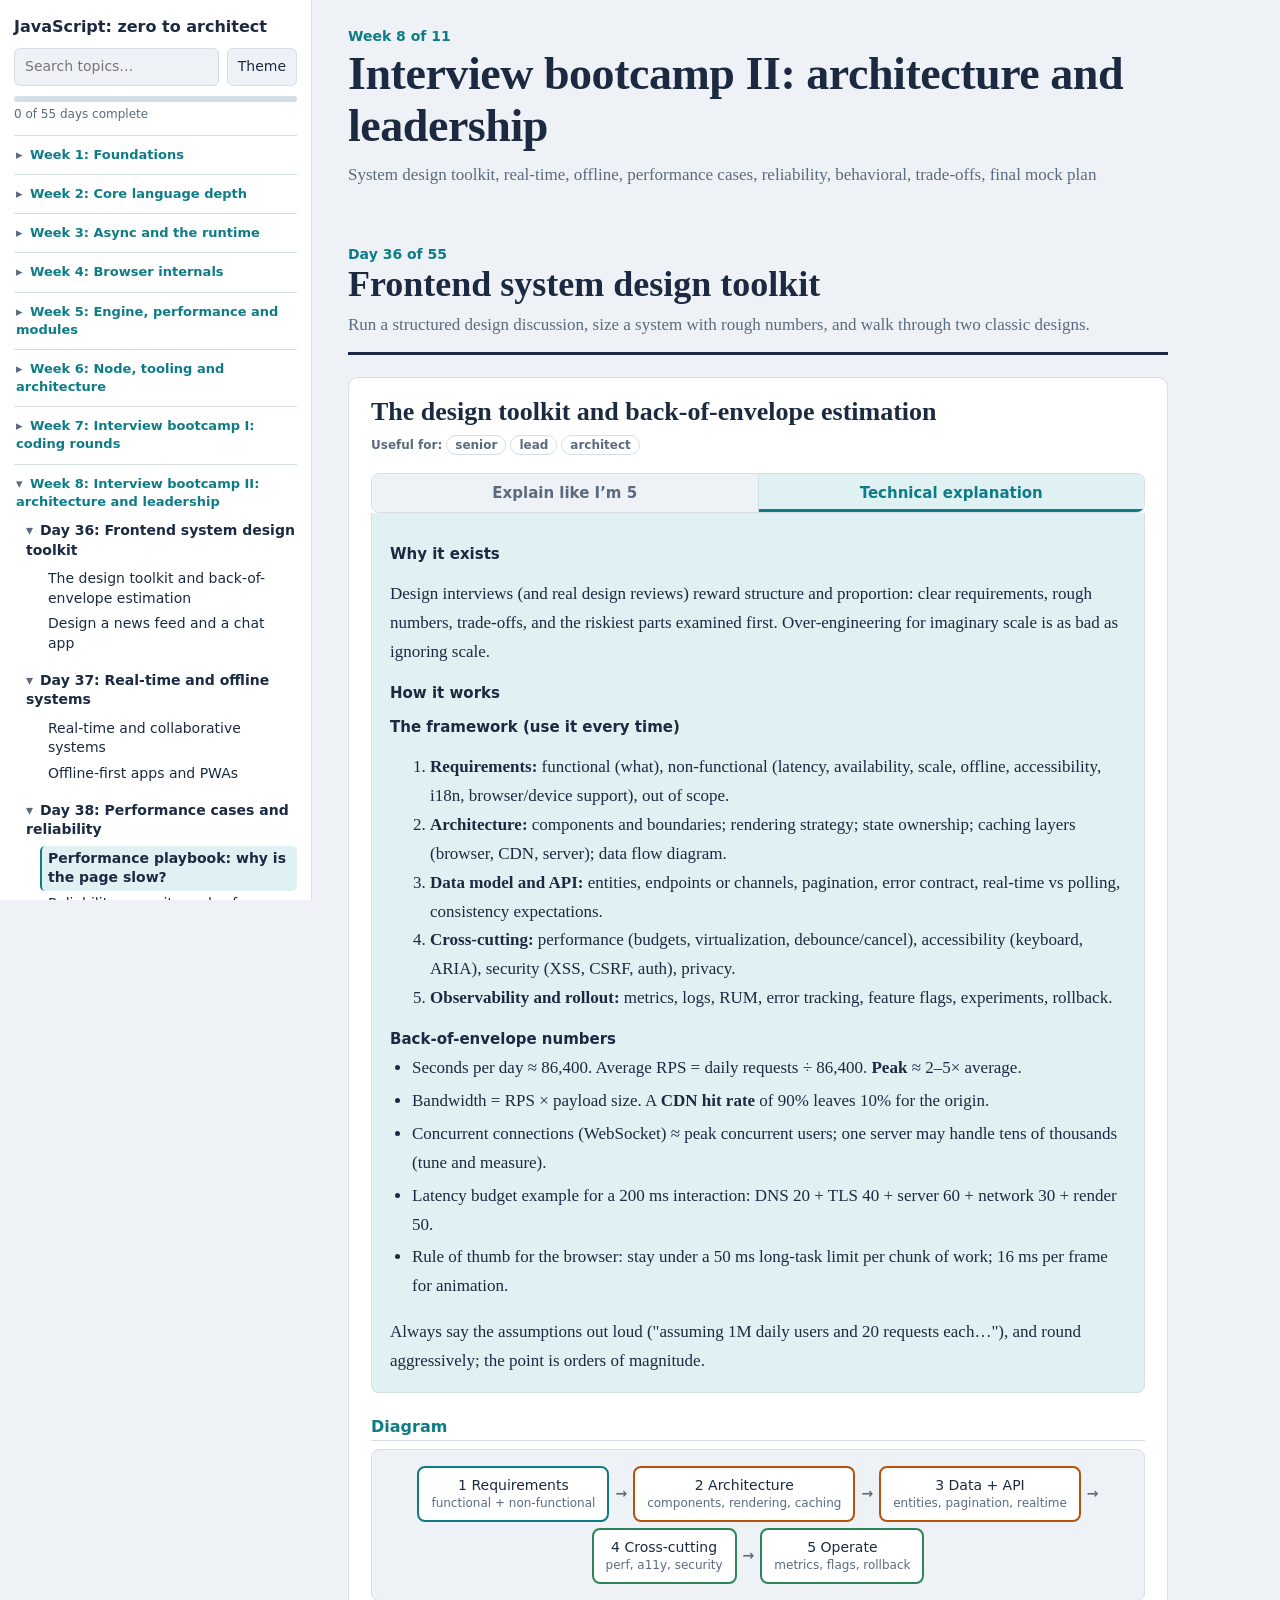
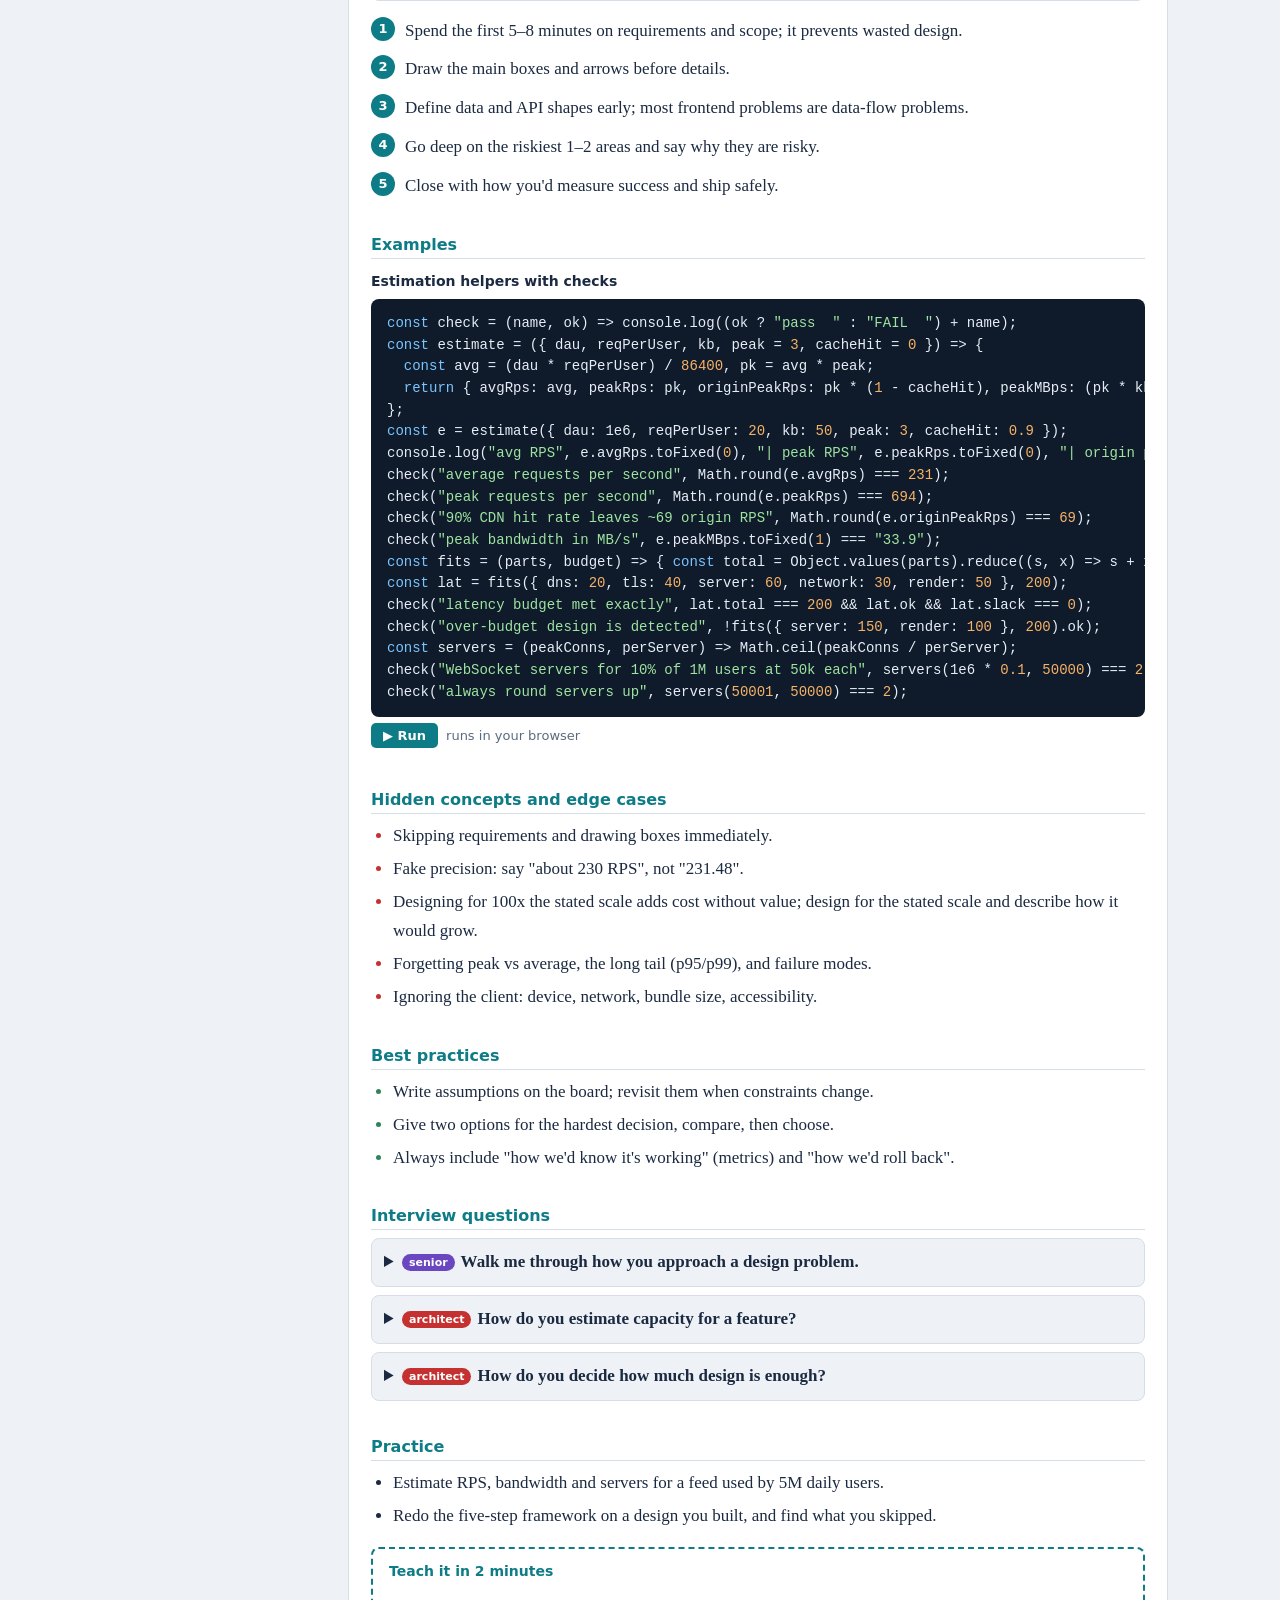
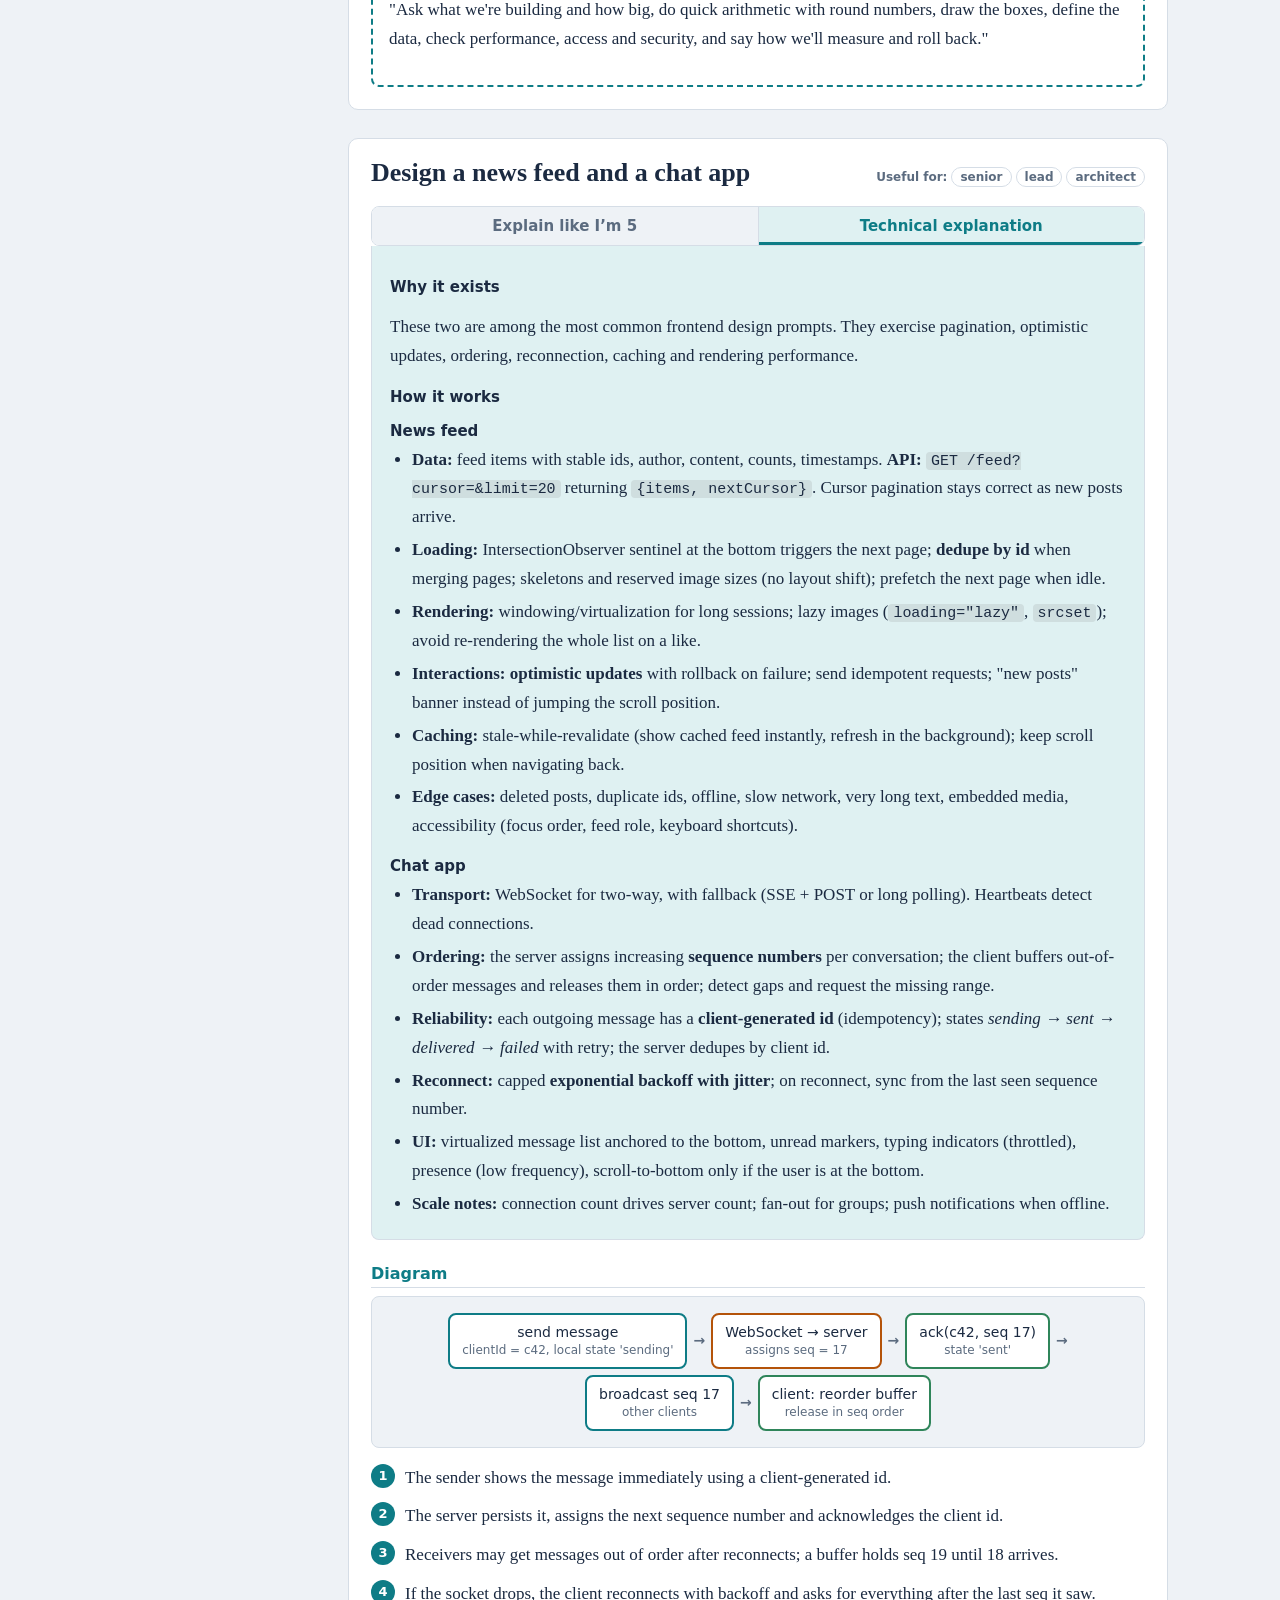
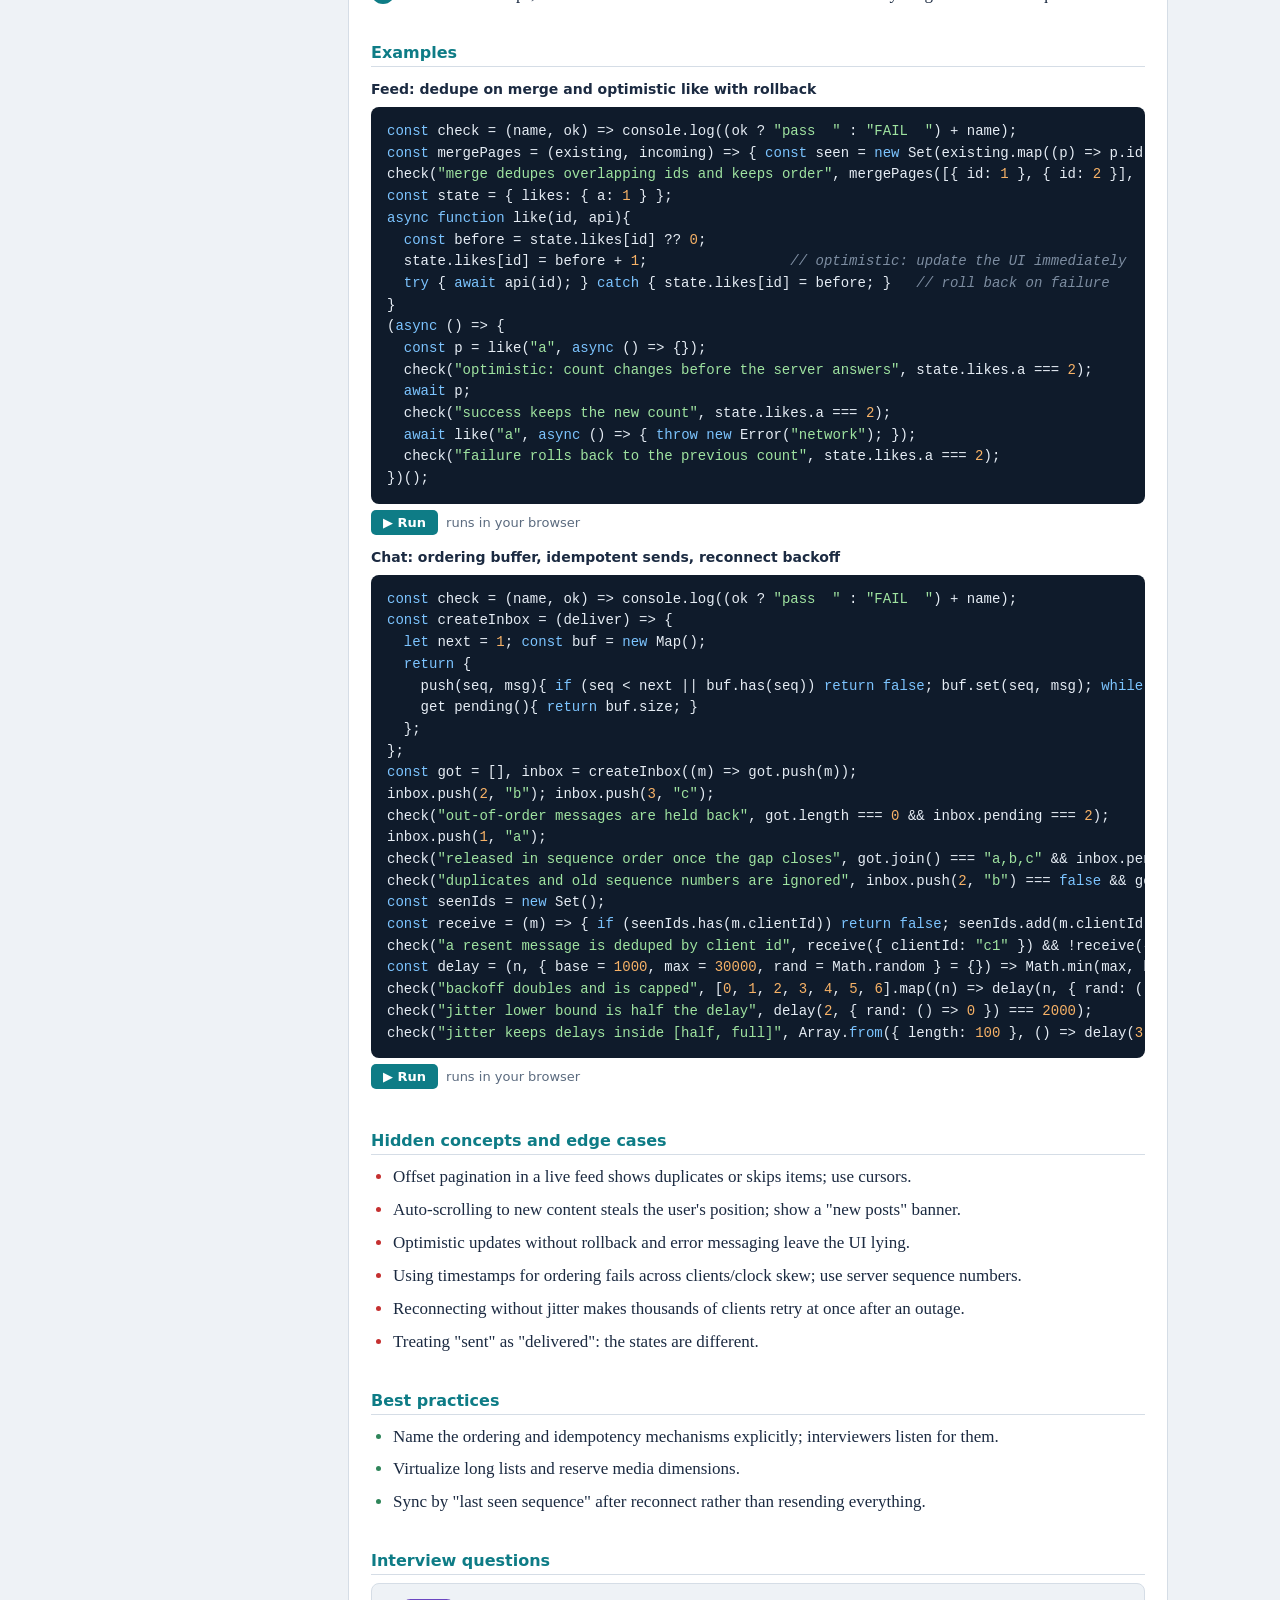
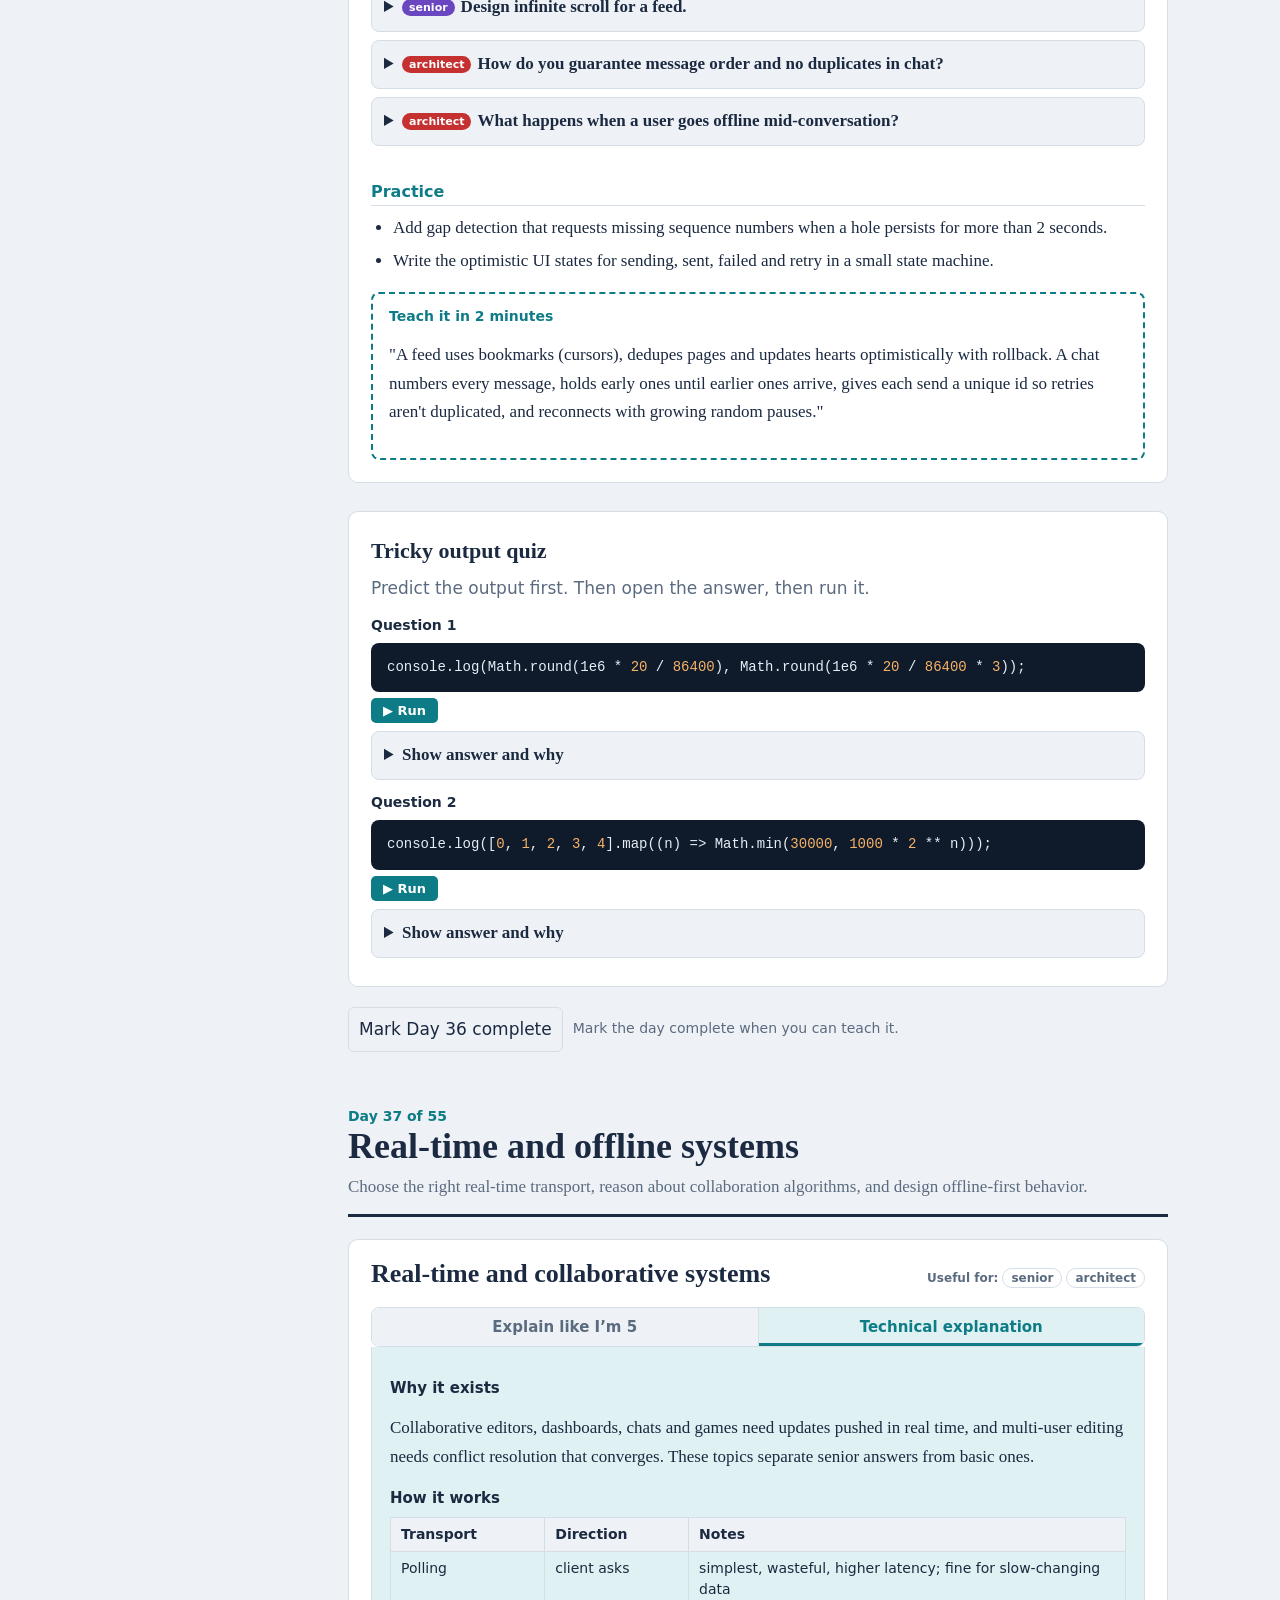
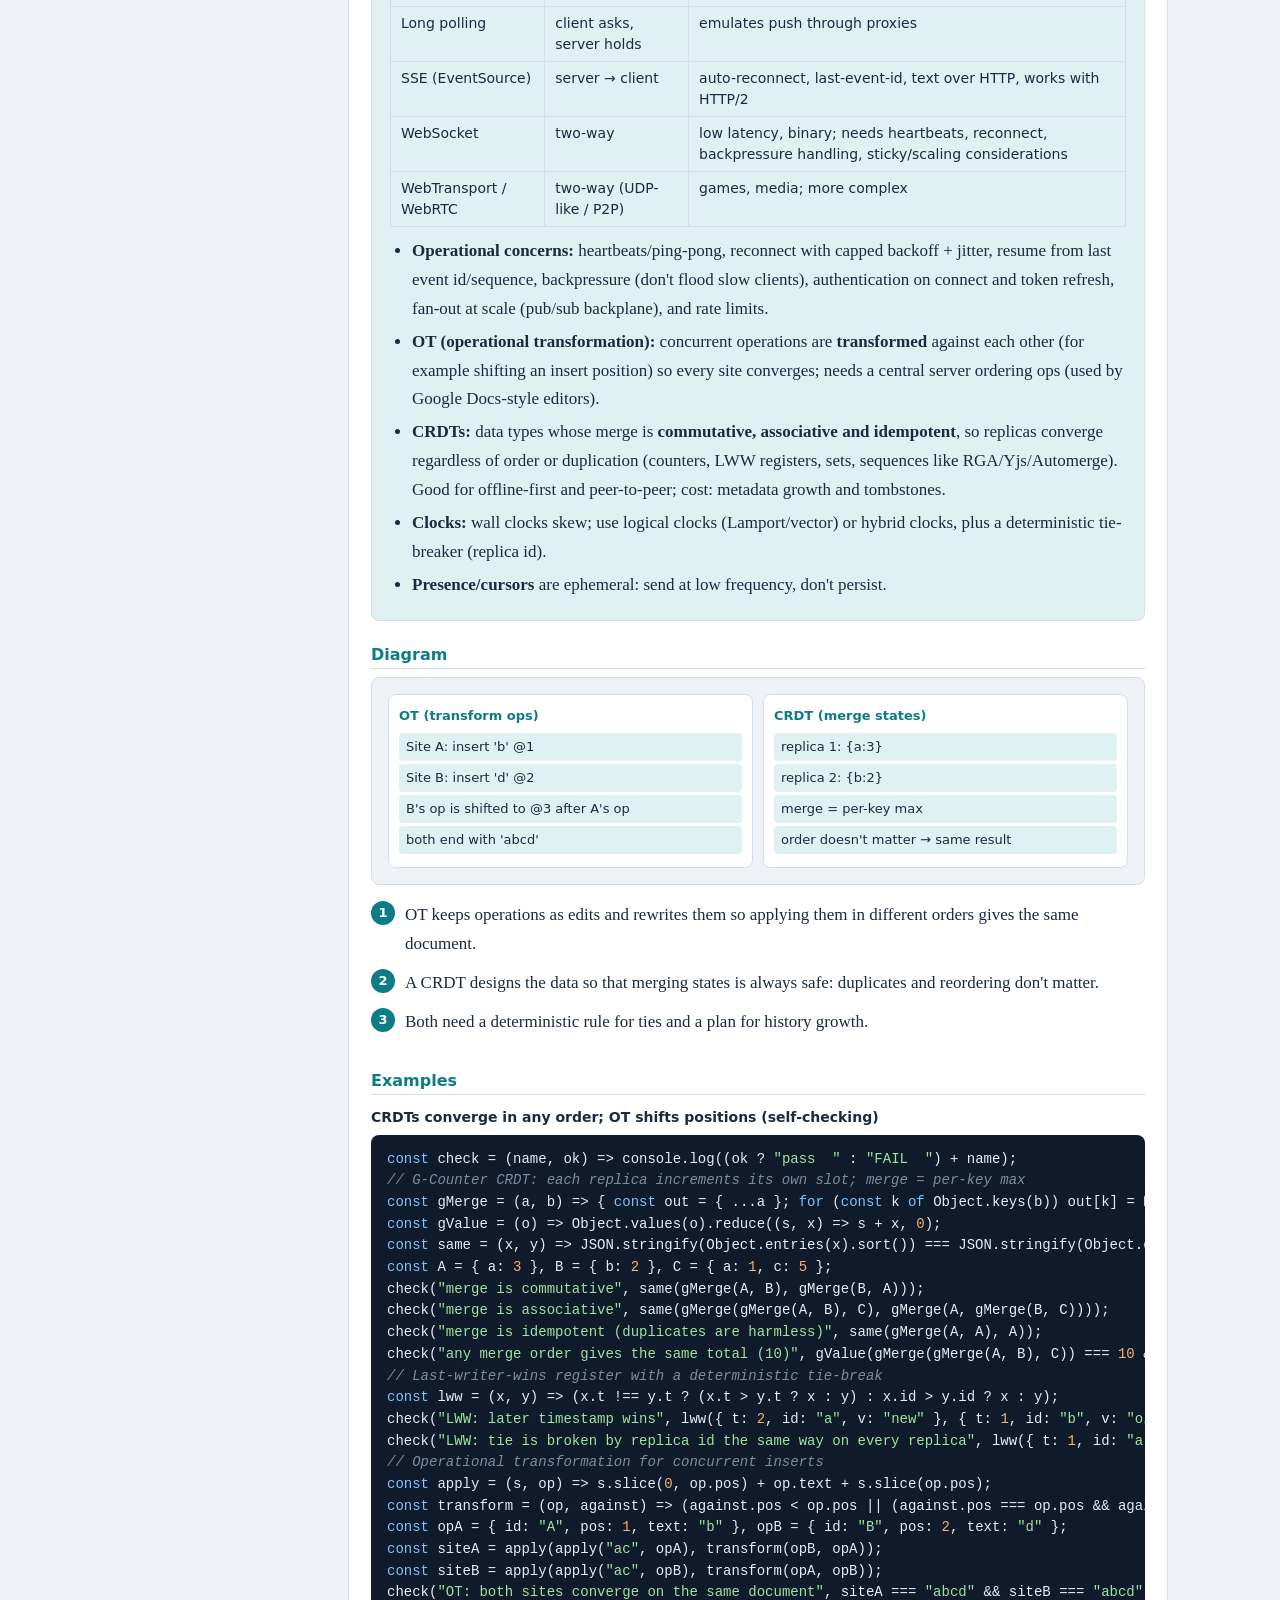
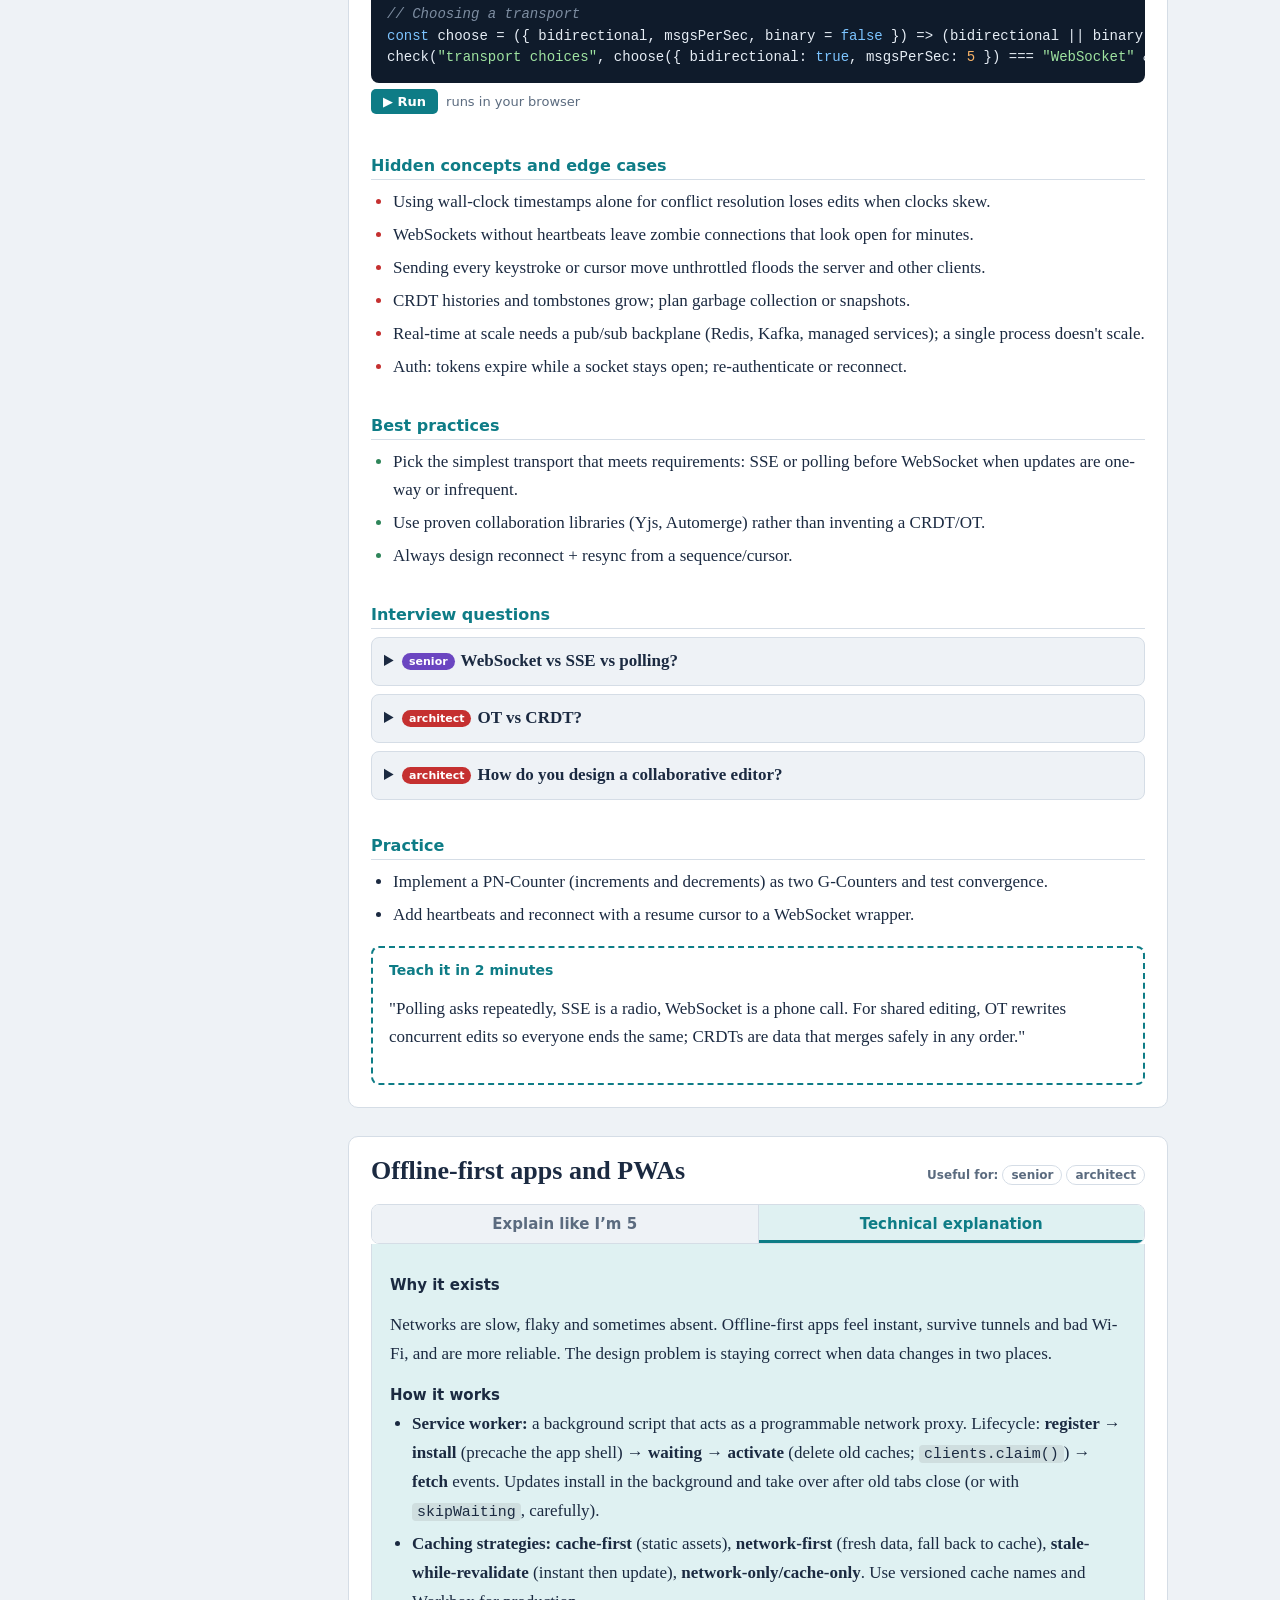
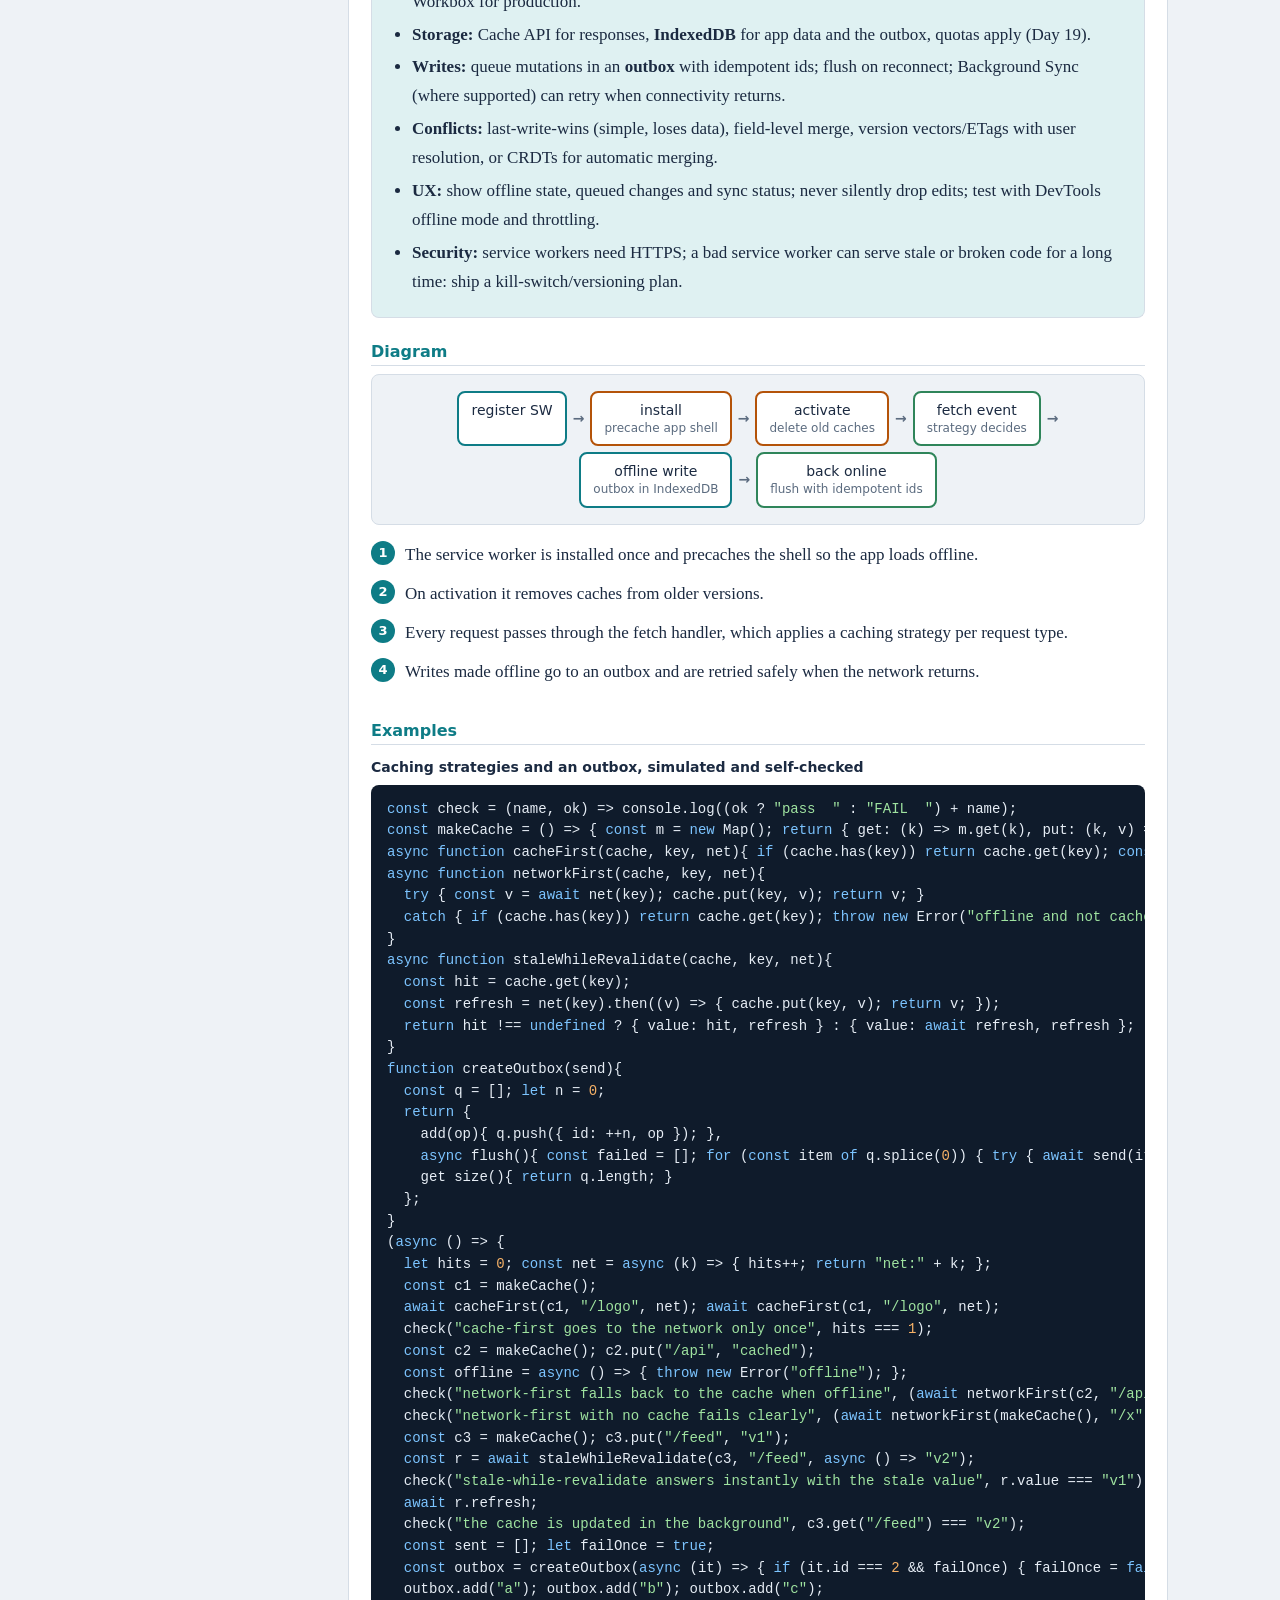
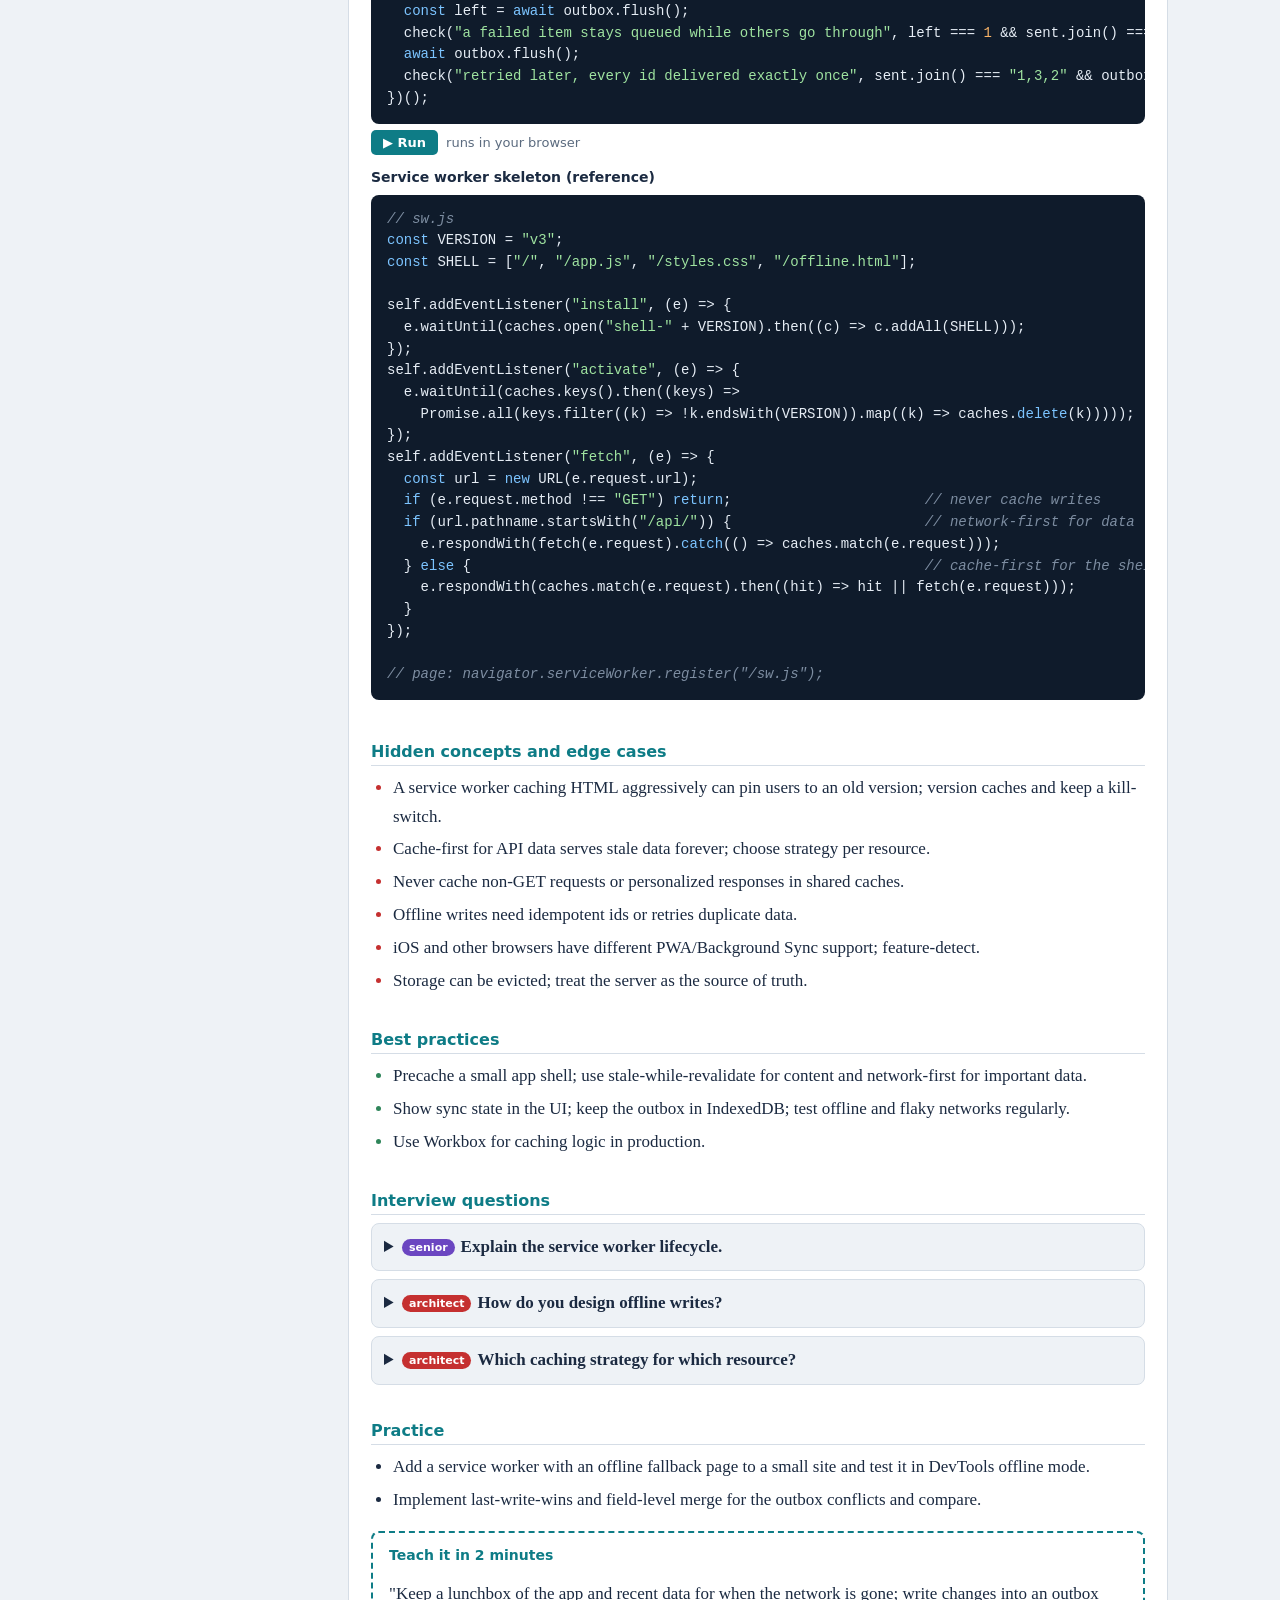
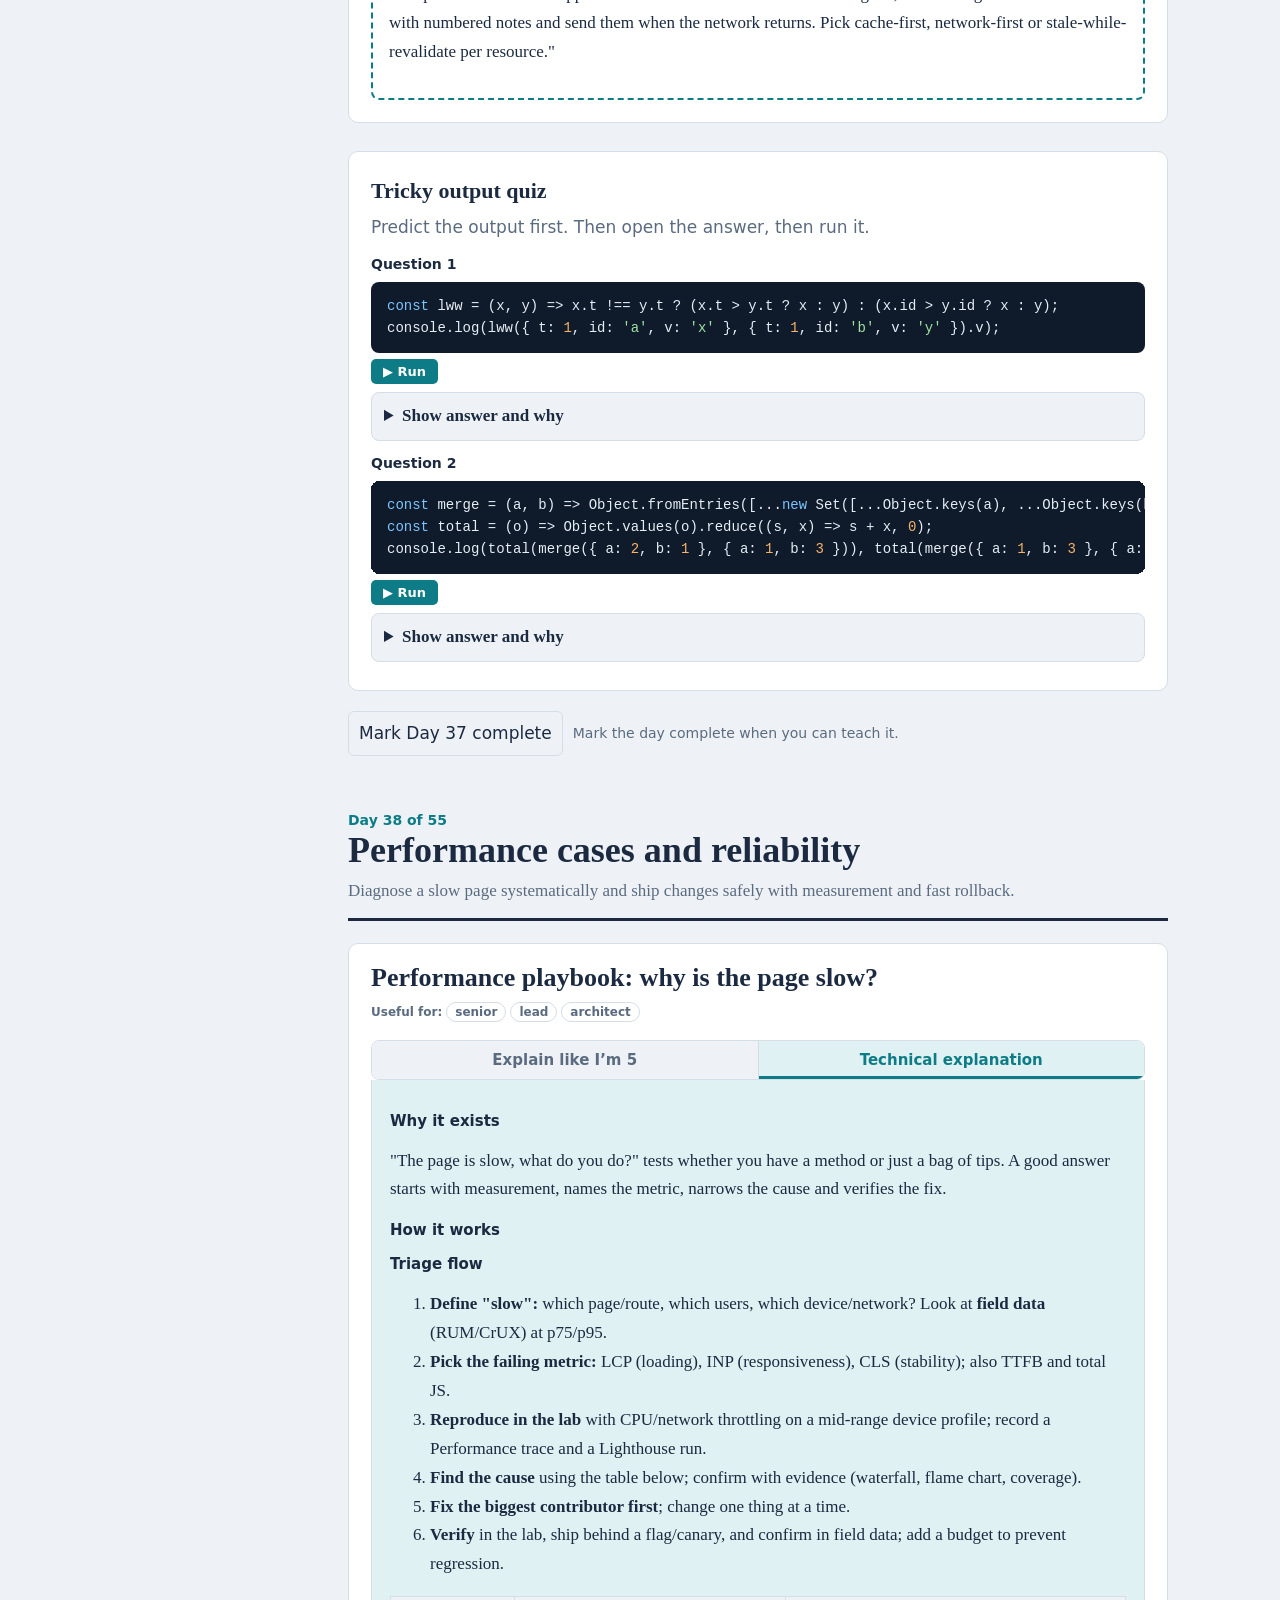
<file: js-course/week8.html>
<!DOCTYPE html>
<html lang="en"><head><meta charset="utf-8"><meta name="viewport" content="width=device-width,initial-scale=1">
<title>Week 8: Interview bootcamp II | JavaScript Zero to Architect</title><style>
:root{--bg:#eef2f6;--card:#fff;--ink:#1b2a41;--muted:#5b6b7f;--line:#d5dde6;--accent:#0e7c86;--accent-soft:#dff1f2;--warm:#b45309;--warm-soft:#fdf0dc;--code:#0f1b2b;--code-ink:#e6edf5;--sbw:312px;--ok:#2f855a;--bad:#c53030}
[data-theme=dark]{--bg:#0e151d;--card:#16212d;--ink:#e6edf5;--muted:#93a4b8;--line:#263445;--accent:#4fd1c5;--accent-soft:#12303a;--warm:#f6ad55;--warm-soft:#33260f;--code:#0a1119;--code-ink:#dbe6f2}
*{box-sizing:border-box}html{scroll-behavior:smooth;scroll-padding-top:16px}
body{margin:0;background:var(--bg);color:var(--ink);font:17px/1.7 Charter,"Iowan Old Style",Georgia,serif}
a{color:var(--accent)}code,pre,kbd{font-family:ui-monospace,SFMono-Regular,Menlo,Consolas,monospace}
:focus-visible{outline:3px solid var(--accent);outline-offset:2px}
.ui{font-family:system-ui,-apple-system,"Segoe UI",Roboto,sans-serif}
#sidebar{position:fixed;inset:0 auto 0 0;width:var(--sbw);background:var(--card);border-right:1px solid var(--line);overflow-y:auto;padding:16px 14px 40px;font-family:system-ui,-apple-system,"Segoe UI",sans-serif;font-size:14px;line-height:1.4;z-index:20;transition:transform .2s}
#sidebar .brand{display:block;font-weight:700;font-size:16px;color:var(--ink);text-decoration:none;margin-bottom:10px}
#sidebar .tools{display:flex;gap:8px;margin-bottom:10px}
#search{flex:1;padding:8px 10px;border:1px solid var(--line);border-radius:6px;background:var(--bg);color:var(--ink);font:inherit}
.btn{border:1px solid var(--line);background:var(--bg);color:var(--ink);border-radius:6px;padding:7px 10px;font:inherit;cursor:pointer}
.btn:hover{border-color:var(--accent)}
.prog{height:6px;background:var(--line);border-radius:3px;overflow:hidden;margin:4px 0 4px}.prog i{display:block;height:100%;background:var(--accent);width:0}
.proglabel{color:var(--muted);font-size:12px;margin-bottom:12px}
#sidebar details{border-top:1px solid var(--line);padding:6px 0}
#sidebar summary{cursor:pointer;font-weight:700;padding:4px 2px;list-style:none}
#sidebar summary::-webkit-details-marker{display:none}
#sidebar summary:before{content:"▸";display:inline-block;width:14px;color:var(--muted)}
#sidebar details[open]>summary:before{content:"▾"}
#sidebar .wk>summary{font-size:13px;color:var(--accent)}
#sidebar .dy{margin-left:10px;border-top:0;padding:2px 0}
#sidebar .dy>summary{font-weight:600}
#sidebar ul{list-style:none;margin:2px 0 6px 16px;padding:0}
#sidebar li a{display:block;padding:3px 6px;border-radius:5px;color:var(--ink);text-decoration:none;border-left:2px solid transparent}
#sidebar li a:hover{background:var(--bg)}#sidebar li a.on{background:var(--accent-soft);border-left-color:var(--accent);font-weight:600}
#sidebar .tick{color:var(--ok);margin-left:4px}
#sidebar .hide{display:none}
main{margin-left:var(--sbw);padding:28px 36px 90px;max-width:calc(var(--sbw) + 940px)}
.wrap{max-width:820px}
#menu{display:none;position:fixed;top:10px;left:10px;z-index:30}
.weekhead{margin:0 0 28px}.weekhead .kicker{font:600 14px system-ui,sans-serif;color:var(--accent)}
.weekhead h1{font-size:clamp(30px,4.2vw,46px);line-height:1.12;margin:4px 0 10px;letter-spacing:-.01em}
.weekhead p{color:var(--muted);margin:0}
.day{margin-top:56px}
.dayhead{border-bottom:3px solid var(--ink);padding-bottom:12px;margin-bottom:22px}
.dayhead .dn{font:700 14px system-ui,sans-serif;color:var(--accent)}
.dayhead h2{font-size:clamp(26px,3.2vw,36px);margin:2px 0 6px;line-height:1.15}
.dayhead .goal{margin:0;color:var(--muted)}
.topic{background:var(--card);border:1px solid var(--line);border-radius:10px;margin:0 0 28px;overflow:hidden}
.topic>header{padding:18px 22px 6px;display:flex;flex-wrap:wrap;gap:8px 14px;align-items:baseline;justify-content:space-between}
.topic h3{margin:0;font-size:26px;line-height:1.2}
.lvls{font:600 12px system-ui,sans-serif;color:var(--muted)}
.lvls b{display:inline-block;padding:2px 8px;border:1px solid var(--line);border-radius:99px;margin-left:4px;font-weight:600}
.tabs{display:flex;margin:12px 22px 0;border:1px solid var(--line);border-radius:8px;overflow:hidden;font-family:system-ui,sans-serif}
.tabs button{flex:1;padding:10px 12px;border:0;background:var(--bg);color:var(--muted);font:600 15px system-ui,sans-serif;cursor:pointer;border-right:1px solid var(--line)}
.tabs button:last-child{border-right:0}
.tabs button[aria-selected=true].t-eli{background:var(--warm-soft);color:var(--warm);box-shadow:inset 0 -3px 0 var(--warm)}
.tabs button[aria-selected=true].t-tech{background:var(--accent-soft);color:var(--accent);box-shadow:inset 0 -3px 0 var(--accent)}
.pane{margin:0 22px;padding:16px 18px;border:1px solid var(--line);border-top:0;border-radius:0 0 8px 8px}
.pane.p-eli{background:var(--warm-soft)}.pane.p-tech{background:var(--accent-soft)}
.pane[hidden]{display:none}.pane p:first-child{margin-top:0}.pane>*:last-child{margin-bottom:0}
.pane h5,.blk h4{font:700 15px system-ui,sans-serif;margin:16px 0 4px}
.blk{padding:6px 22px 4px}.blk h4{font-size:16px;margin:18px 0 8px;color:var(--accent);border-bottom:1px solid var(--line);padding-bottom:4px}
.blk:last-child{padding-bottom:18px}
code{background:rgba(127,127,127,.16);padding:1px 5px;border-radius:4px;font-size:.88em}
pre{margin:10px 0;background:var(--code);color:var(--code-ink);padding:14px 16px;border-radius:8px;overflow-x:auto;font-size:14px;line-height:1.55}
pre code{background:none;padding:0;font-size:inherit}
.k{color:#7cc4ff}.s{color:#9fe3a0}.c{color:#7d8da1;font-style:italic}.n{color:#f7b267}
.ex{margin:14px 0}.ex .et{font:600 14px system-ui,sans-serif;margin-bottom:2px}
.ex .bar{display:flex;gap:8px;align-items:center;margin:-4px 0 6px;font:13px system-ui,sans-serif}
.run{background:var(--accent);color:#fff;border:0;border-radius:5px;padding:5px 12px;font:600 13px system-ui,sans-serif;cursor:pointer}
[data-theme=dark] .run{color:#06222a}
.out{white-space:pre-wrap;background:#06101a;color:#b9f3c0;border-left:4px solid var(--ok);padding:10px 14px;border-radius:6px;font:13px/1.5 ui-monospace,Menlo,monospace;margin:4px 0 8px}
.out:empty,.out[hidden]{display:none}
ul.pts{margin:6px 0;padding-left:22px}ul.pts li{margin:4px 0}
.gotcha li::marker{color:var(--bad)}.best li::marker{color:var(--ok)}
.diagram{background:var(--bg);border:1px solid var(--line);border-radius:8px;padding:16px;overflow-x:auto;font-family:system-ui,sans-serif;font-size:14px}
.diagram svg{max-width:100%;height:auto;display:block;margin:0 auto}
.flow{display:flex;flex-wrap:wrap;align-items:stretch;gap:6px;justify-content:center}
.flow.v{flex-direction:column;align-items:center}
.fb{background:var(--card);border:2px solid var(--accent);border-radius:8px;padding:8px 12px;text-align:center;line-height:1.3;min-width:96px}
.fb small{display:block;color:var(--muted);font-size:12px;margin-top:2px}
.fb.w{border-color:var(--warm)}.fb.g{border-color:var(--ok)}.fb.r{border-color:var(--bad)}
.ar{align-self:center;color:var(--muted);font-weight:700}
.flow.v .ar{transform:rotate(90deg);line-height:1}
.lane{display:grid;grid-template-columns:repeat(auto-fit,minmax(150px,1fr));gap:10px}
.lane>div{background:var(--card);border:1px solid var(--line);border-radius:8px;padding:10px}
.lane h6{margin:0 0 6px;font-size:13px;color:var(--accent)}
.lane .it{background:var(--accent-soft);border-radius:4px;padding:3px 7px;margin:3px 0;font-size:13px}
.dsteps{counter-reset:s;list-style:none;padding:0;margin:12px 0 0}
.dsteps li{counter-increment:s;position:relative;padding:4px 0 4px 34px;margin:2px 0}
.dsteps li:before{content:counter(s);position:absolute;left:0;top:4px;width:24px;height:24px;border-radius:50%;background:var(--accent);color:#fff;font:700 13px/24px system-ui,sans-serif;text-align:center}
[data-theme=dark] .dsteps li:before{color:#06222a}
details.iq{border:1px solid var(--line);border-radius:8px;margin:8px 0;background:var(--bg)}
details.iq summary{cursor:pointer;padding:9px 12px;font-weight:600}
details.iq .ans{padding:2px 14px 12px;border-top:1px solid var(--line)}
.badge{display:inline-block;font:700 11px system-ui,sans-serif;padding:2px 7px;border-radius:99px;margin-right:6px;vertical-align:1px;color:#fff}
.b-fresher{background:#2f855a}.b-mid{background:#2b6cb0}.b-senior{background:#6b46c1}.b-lead{background:#b7791f}.b-architect{background:#c53030}
.teach{margin:6px 22px 22px;padding:14px 16px;border:2px dashed var(--accent);border-radius:8px;background:var(--card)}
.teach b.h{font:700 14px system-ui,sans-serif;color:var(--accent);display:block;margin-bottom:4px}
.quiz{background:var(--card);border:1px solid var(--line);border-radius:10px;padding:6px 22px 14px;margin:0 0 20px}
.quiz h3{margin:14px 0 4px;font-size:22px}
.daydone{margin:14px 0 0;display:flex;gap:10px;align-items:center;font-family:system-ui,sans-serif}
.rev{background:var(--card);border:2px solid var(--ink);border-radius:10px;padding:8px 24px 16px;margin-top:56px}
.rev h2{margin:12px 0 4px}
.pager{display:flex;justify-content:space-between;margin-top:40px;font-family:system-ui,sans-serif}
.pager a{padding:10px 16px;border:1px solid var(--line);border-radius:8px;background:var(--card);text-decoration:none;font-weight:600}
#top{position:fixed;right:18px;bottom:18px;width:44px;height:44px;border-radius:50%;background:var(--accent);color:#fff;border:0;font-size:20px;cursor:pointer;display:none;z-index:15}
[data-theme=dark] #top{color:#06222a}
table{border-collapse:collapse;width:100%;font:14px/1.5 system-ui,sans-serif;margin:10px 0;display:block;overflow-x:auto}
th,td{border:1px solid var(--line);padding:6px 10px;text-align:left;vertical-align:top}th{background:var(--bg)}
/* index */
.hero{padding:34px 0 10px}.hero h1{font-size:clamp(36px,6vw,64px);line-height:1.05;margin:0 0 14px;letter-spacing:-.02em}
.hero p{font-size:19px;max-width:640px;color:var(--muted)}
.cta{display:inline-block;margin:6px 10px 6px 0;padding:11px 20px;border-radius:8px;font:700 15px system-ui,sans-serif;text-decoration:none;background:var(--accent);color:#fff}
[data-theme=dark] .cta{color:#06222a}.cta.alt{background:transparent;color:var(--ink);border:1px solid var(--line)}
.wkgrid{display:grid;gap:18px;margin:22px 0}
.wkcard{background:var(--card);border:1px solid var(--line);border-radius:10px;padding:14px 20px}
.wkcard h3{margin:0 0 2px}.wkcard .sub{color:var(--muted);font:14px system-ui,sans-serif;margin-bottom:8px}
.wkcard .dd{margin:8px 0;font-family:system-ui,sans-serif;font-size:15px}
.wkcard .dd b a{color:var(--ink);text-decoration:none}.wkcard .dd span a{font-size:13px;margin-right:10px}
@media(max-width:900px){#sidebar{transform:translateX(-105%)}body.nav #sidebar{transform:none;box-shadow:0 0 40px rgba(0,0,0,.4)}main{margin-left:0;padding:60px 16px 80px}#menu{display:block}.tabs{margin-left:12px;margin-right:12px}.pane,.teach{margin-left:12px;margin-right:12px}.blk{padding-left:12px;padding-right:12px}}
@media(prefers-reduced-motion:reduce){html{scroll-behavior:auto}#sidebar{transition:none}}
@media print{#sidebar,#menu,#top,.run,.tabs,.daydone,.pager{display:none!important}main{margin:0;padding:0}.pane[hidden]{display:block!important}.topic{break-inside:avoid-page}details>*{display:block!important}.out{display:none}body{background:#fff;color:#000;font-size:12px}}
/* layout fixes: sidebar overflow, menu button overlap */
#sidebar{overflow-x:hidden}
#search{min-width:0;width:0}
#sidebar .tools .btn{flex:none}
#menu{font-family:system-ui,-apple-system,"Segoe UI",sans-serif;background:var(--card);box-shadow:0 2px 8px rgba(0,0,0,.18)}
@media(max-width:900px){html{scroll-padding-top:68px}#sidebar{padding-top:60px}}

</style></head>
<body><button id="menu" class="btn ui" aria-label="Open menu">☰ Menu</button><nav id="sidebar" aria-label="Course navigation"></nav><main></main><button id="top" aria-label="Back to top">↑</button>
<script>
window.COURSE=[
{w:1,file:"week1.html",title:"Foundations",sub:"From zero: how JS runs, values, coercion, functions, scope, this, strings, arrays, objects",days:[
{n:1,t:"Getting started: values and variables",tp:[["d1-intro","What JavaScript is and how it runs","history engine console script strict"],["d1-vars","Variables: var, let, const","declare hoist block"],["d1-types","Data types and typeof","primitive object null undefined bigint symbol"]]},
{n:2,t:"Numbers, coercion and control flow",tp:[["d2-numbers","Numbers, operators and floating point","float bigint nan infinity math"],["d2-coercion","Type coercion and equality","== === truthy falsy toprimitive"],["d2-control","Control flow and loops","if switch for while break label"]]},
{n:3,t:"Functions, scope and hoisting",tp:[["d3-functions","Functions in depth","arrow default rest arguments iife"],["d3-scope","Scope and the scope chain","lexical block global"],["d3-hoisting","Hoisting and the temporal dead zone","tdz var let"]]},
{n:4,t:"this, strings and regular expressions",tp:[["d4-this","The this keyword","bind call apply arrow"],["d4-strings","Strings, Unicode and template literals","utf-16 emoji intl segmenter"],["d4-regex","Regular expressions","regexp escape named groups"]]},
{n:5,t:"Arrays, objects, collections and dates",tp:[["d5-arrays","Arrays and their methods","map filter reduce sort holes toSorted"],["d5-objects","Objects, property order and copying","spread freeze groupBy"],["d5-collections","Map, Set, WeakMap and WeakSet","set methods union"],["d5-dates","Dates and Temporal","date timezone temporal"]]}]},
{w:2,file:"week2.html",title:"Core language depth",sub:"Closures, prototypes, classes, iterators, generators, Proxy, immutability",days:[
{n:6,t:"Closures",tp:[["d6-closures","Closures","lexical environment loop"],["d6-closure-uses","Closure patterns: once, memoize, modules","private state"]]},
{n:7,t:"Prototypes",tp:[["d7-prototypes","The prototype chain","__proto__ inheritance"],["d7-new","new, constructors and Object.create","constructor"]]},
{n:8,t:"Classes",tp:[["d8-classes","Classes","extends super"],["d8-private","Private fields, static blocks and accessors","# getter setter decorators"]]},
{n:9,t:"Iterators and generators",tp:[["d9-iterators","Iterators and iterables","symbol.iterator for of"],["d9-generators","Generators","yield"],["d9-helpers","Iterator helpers (ES2025/26)","lazy take drop"]]},
{n:10,t:"Destructuring, Proxy and immutability",tp:[["d10-destructuring","Destructuring, spread and rest","default"],["d10-symbol","Symbols, Proxy and Reflect","metaprogramming"],["d10-immutable","Immutability, structuredClone and using","freeze dispose"]]}]},
{w:3,file:"week3.html",title:"Async and the runtime",sub:"Callbacks, Promises, async/await, the event loop, workers, streams, errors",days:[
{n:11,t:"Callbacks and Promises",tp:[["d11-callbacks","Callbacks and the problem they solve","callback hell"],["d11-promises","Promises","then catch finally"]]},
{n:12,t:"async/await and patterns",tp:[["d12-async","async and await","try catch"],["d12-combinators","Promise combinators and async patterns","all allSettled any race pool retry"]]},
{n:13,t:"The event loop",tp:[["d13-eventloop","The event loop","call stack queue"],["d13-puzzles","Microtasks vs macrotasks: output puzzles","queueMicrotask"]]},
{n:14,t:"Timers and workers",tp:[["d14-timers","Timers and scheduling","setTimeout raf clamping"],["d14-workers","Web Workers and concurrency","postMessage transfer"]]},
{n:15,t:"Streams and errors",tp:[["d15-streams","Streams and AbortController","backpressure cancel"],["d15-errors","Error handling","unhandled rejection"]]}]},
{w:4,file:"week4.html",title:"Browser internals",sub:"DOM, events, rendering pipeline, storage, fetch and CORS, security",days:[
{n:16,t:"The DOM",tp:[["d16-dom","The DOM","tree node"],["d16-dom-ops","Working with the DOM efficiently","fragment"]]},
{n:17,t:"Events and observers",tp:[["d17-events","Event flow and delegation","capture bubble passive"],["d17-observers","Observers and custom events","intersection mutation resize"]]},
{n:18,t:"Rendering",tp:[["d18-pipeline","The browser rendering pipeline","parse style layout paint composite"],["d18-layout","Reflow, repaint and layout thrashing","forced reflow"]]},
{n:19,t:"Storage and the network",tp:[["d19-storage","Browser storage","localstorage indexeddb cookies quota"],["d19-fetch","fetch, HTTP and CORS","preflight"]]},
{n:20,t:"Security",tp:[["d20-xss","XSS, CSP and Trusted Types","innerhtml"],["d20-csrf","CSRF, cookies and auth storage","samesite"]]}]},
{w:5,file:"week5.html",title:"Engine, performance and modules",sub:"V8, garbage collection, leaks, Web Vitals, bundling, ES modules",days:[
{n:21,t:"Inside V8",tp:[["d21-v8","How V8 runs your code","ignition turbofan jit"],["d21-shapes","Hidden classes and inline caches","maps deopt"]]},
{n:22,t:"Memory",tp:[["d22-gc","Garbage collection","orinoco scavenger"],["d22-leaks","Memory leaks and how to find them","heap snapshot"]]},
{n:23,t:"Performance",tp:[["d23-vitals","Core Web Vitals and profiling","lcp inp cls"],["d23-patterns","Performance patterns: debounce, throttle, virtualization",""]]},
{n:24,t:"Bundling and loading",tp:[["d24-bundling","Bundling and tree-shaking","vite rolldown"],["d24-loading","Script loading and code splitting","async defer"]]},
{n:25,t:"Modules",tp:[["d25-esm","ES modules vs CommonJS","import require"],["d25-interop","Interop, dynamic import and import attributes","json modules"]]}]},
{w:6,file:"week6.html",title:"Node, tooling and architecture",sub:"Node.js, testing, patterns, state, rendering strategies, capstone",days:[
{n:26,t:"Node.js",tp:[["d26-node","Node.js essentials","fs path process"],["d26-nodeloop","The Node event loop","libuv nexttick setimmediate"]]},
{n:27,t:"Testing and tooling",tp:[["d27-testing","Testing JavaScript","vitest node:test mock"],["d27-tooling","Linting, formatting and TypeScript in context","eslint flat config"]]},
{n:28,t:"Patterns and state",tp:[["d28-patterns","Design patterns in JavaScript","observer factory singleton"],["d28-state","State management concepts","store immutable derived"]]},
{n:29,t:"Architecture",tp:[["d29-rendering","SSR, CSR, SSG, ISR and micro-frontends","hydration"],["d29-scale","Monorepos, API design and observability","pagination otel"]]},
{n:30,t:"Capstone",tp:[["d30-mock","Mock interview bank","fresher mid senior lead architect"],["d30-system","System design walkthrough","autocomplete"],["d30-cheat","Final cheat sheet","revision"]]}]},
{w:7,file:"week7.html",title:"Interview bootcamp I: coding rounds",sub:"Method, output puzzles, polyfills, async implementations, data structures, algorithms, UI machine coding",days:[
{n:31,t:"Interview method and output drills",tp:[["d31-method","The interview method: clarify, plan, code, test","big-o edge cases communication"],["d31-output","Output-prediction drills","hoisting this closure coercion event loop"]]},
{n:32,t:"Polyfills and utilities",tp:[["d32-fn-polyfills","Function polyfills: call, bind, curry, memoize, debounce","bind curry compose throttle"],["d32-data-polyfills","Data utilities: map, reduce, groupBy, deepEqual, get/set","flatten deep equal path"]]},
{n:33,t:"Async implementations",tp:[["d33-promise-impl","Implement a Promise and its combinators","thenable microtask all any"],["d33-async-utils","Async utilities: retry, timeout, limiter, dedupe","pool promisify"]]},
{n:34,t:"Classic classes and algorithm patterns",tp:[["d34-utilities","EventEmitter, LRU, rate limiter and Observable","token bucket pubsub"],["d34-dsa","Algorithm patterns in JavaScript","two pointers sliding window dp bfs"]]},
{n:35,t:"UI machine coding and DOM challenges",tp:[["d35-ui-widgets","Machine-coding rounds: widgets and accessibility","tabs aria keyboard autocomplete"],["d35-dom-challenges","DOM and virtual-DOM challenges","vdom diff delegation"]]}]},
{w:8,file:"week8.html",title:"Interview bootcamp II: architecture and leadership",sub:"System design toolkit, real-time, offline, performance cases, reliability, behavioral, trade-offs, final mock plan",days:[
{n:36,t:"Frontend system design toolkit",tp:[["d36-sd-toolkit","The design toolkit and back-of-envelope estimation","requirements capacity latency"],["d36-feed-chat","Design a news feed and a chat app","pagination optimistic websocket ordering"]]},
{n:37,t:"Real-time and offline systems",tp:[["d37-realtime","Real-time and collaborative systems","websocket sse crdt ot"],["d37-offline","Offline-first apps and PWAs","service worker cache outbox"]]},
{n:38,t:"Performance cases and reliability",tp:[["d38-perf-playbook","Performance playbook: why is the page slow?","triage lcp inp cls"],["d38-reliability","Reliability, security and safe rollout","feature flag canary circuit breaker"]]},
{n:39,t:"Leadership and decisions",tp:[["d39-behavioral","Behavioral and leadership interviews","star stories conflict"],["d39-decisions","Architecture decisions and trade-off debates","adr matrix monorepo"]]},
{n:40,t:"Final gauntlet",tp:[["d40-rapid-fire","Rapid-fire round: one-line answers","quick review"],["d40-final","Mock plan, rubric and day-before checklist","self assessment schedule"]]}]},
{w:9,file:"week9.html",title:"Gap-filler I: language depth",sub:"OOP and SOLID, functional programming, recursion, heaps, tries, graphs, binary data, Intl, debugging",days:[
{n:41,t:"Object-oriented programming",tp:[["d41-oop-pillars","OOP in JavaScript: the four pillars, composition and mixins","encapsulation inheritance polymorphism abstraction"],["d41-solid","SOLID in JavaScript and class-design exercises","parking lot dependency injection"]]},
{n:42,t:"Functional programming and recursion",tp:[["d42-fp","Functional programming in JavaScript","pure immutable compose maybe result"],["d42-recursion","Recursion, stack depth and trampolines","tail call memoization"]]},
{n:43,t:"Algorithms II",tp:[["d43-heap-trie","Heaps, priority queues and tries","min heap autocomplete median"],["d43-graphs","Graphs: BFS, DFS, topological sort, union-find, Dijkstra","shortest path islands"]]},
{n:44,t:"Binary data and internationalization",tp:[["d44-binary","Binary data: typed arrays, DataView, Blob and base64","arraybuffer endianness bitmask"],["d44-intl","Internationalization with Intl","locale plural currency timezone"]]},
{n:45,t:"Debugging",tp:[["d45-debug-tools","Debugging tools: DevTools, console and Node inspector","breakpoint logpoint source map"],["d45-debug-method","A debugging method: reproduce, minimize, bisect","delta debugging"]]}]},
{w:10,file:"week10.html",title:"Gap-filler II: browser platform",sub:"Routing, URLs, forms, files, accessibility, Web Components, graphics, device APIs, authentication, security",days:[
{n:46,t:"Routing and URLs",tp:[["d46-history-routing","Client-side routing and the History API","pushState popstate spa"],["d46-url-patterns","URLs, query state and safe redirects","urlsearchparams open redirect"]]},
{n:47,t:"Forms and files",tp:[["d47-forms-validation","Forms and the Constraint Validation API","formdata validity"],["d47-files-clipboard-dnd","Files, uploads, drag and drop, clipboard","blob file chunk upload"]]},
{n:48,t:"Accessibility and Web Components",tp:[["d48-a11y","Accessibility beyond widgets: WCAG, focus, contrast","screen reader aria live"],["d48-web-components","Web Components and Shadow DOM","custom elements slots"]]},
{n:49,t:"Graphics and device APIs",tp:[["d49-graphics-animation","Canvas, SVG and animation","canvas raf easing"],["d49-device-apis","Device and platform APIs and progressive enhancement","geolocation broadcastchannel locks"]]},
{n:50,t:"Authentication and security II",tp:[["d50-auth","Authentication: sessions, JWT, OAuth/PKCE, passwords","jwt oauth pkce pbkdf2"],["d50-web-security-extra","Security headers, SRI and supply chain","sri headers dependencies"]]}]},
{w:11,file:"week11.html",title:"Gap-filler III: backend, delivery and tools",sub:"Node APIs, streams, databases, caching, Git and CI, containers, WebAssembly, ASTs, final capstone",days:[
{n:51,t:"Node APIs and streams",tp:[["d51-node-http","Building an HTTP API in Node","router middleware rest"],["d51-node-streams-files","Streams, files and CLIs in Node","pipeline buffer gzip"]]},
{n:52,t:"Databases and caching",tp:[["d52-databases","Databases for JavaScript developers","sql index transaction n+1 injection"],["d52-caching","Caching layers and invalidation","cache-control etag stampede redis"]]},
{n:53,t:"Git, CI and deployment",tp:[["d53-git-ci","Git workflows and CI pipelines","rebase conventional commits semver"],["d53-containers-deploy","Containers, 12-factor and deployment","docker serverless graceful shutdown"]]},
{n:54,t:"Advanced runtime and tools",tp:[["d54-wasm-concurrency","WebAssembly, SharedArrayBuffer and Atomics","wasm memory atomics"],["d54-compilers-ast","How tools work: tokenizer, parser, AST","babel eslint pratt"]]},
{n:55,t:"Capstone II",tp:[["d55-integration","End-to-end blueprint: a feature through every layer","architecture checklist"],["d55-final-review","Final review: rapid-fire and updated study plan","self assessment"]]}]}
];
window.GLOSSARY=[
["Call stack","The structure that tracks which function is running and where to return. One stack per thread."],
["Closure","A function plus a live reference to the variables of the scope where it was created."],
["Coercion","Automatic or explicit conversion of a value from one type to another."],
["Event loop","The mechanism that takes tasks from queues and runs them one at a time on the call stack, draining microtasks between tasks."],
["Hoisting","Declarations are registered when a scope is created, before any line of that scope runs."],
["Hidden class (Map/shape)","V8's internal description of an object's property layout, shared by objects built the same way."],
["Inline cache","A per-call-site cache of the shapes seen, used to make property access fast."],
["Microtask","A small job (promise reaction, queueMicrotask) that runs as soon as the stack is empty, before the next task."],
["Prototype","The object another object delegates to when a property is not found on itself."],
["Reflow (layout)","Recomputing sizes and positions of elements."],
["Repaint","Redrawing pixels without recomputing layout."],
["Temporal dead zone","The span between entering a scope and the line that initializes a let, const or class binding. Access throws."],
["Tree-shaking","Removing unused exports from a bundle using static import/export analysis."],
["Hydration","Attaching JavaScript behavior to server-rendered HTML."],
["Backpressure","A consumer signalling a producer to slow down so memory does not grow without bound."],
["Origin","Scheme + host + port. The unit of the same-origin policy."],
["Preflight","An OPTIONS request the browser sends before a non-simple cross-origin request."],
["Structured clone","The browser algorithm for deep-copying values for postMessage, structuredClone and IndexedDB."],
["TDZ, ASI, IIFE","Temporal dead zone; automatic semicolon insertion; immediately invoked function expression."],
["ADR","Architecture Decision Record: a short document capturing a decision, its context, options and consequences."],
["CRDT","Conflict-free replicated data type: data that merges in any order and still converges."],
["Idempotent","An operation that can be repeated safely with the same final effect."],
["Hydration mismatch","Server and client render different HTML for the same component, causing errors or flicker."],
["PKCE","Proof Key for Code Exchange: a one-time secret that protects the OAuth authorization-code flow for public clients."],
["Idempotency key","A client-supplied id that makes a retried request safe to repeat."],
["Typed array","A fixed-type view over an ArrayBuffer (Uint8Array, Float32Array...) for binary data."],
["AST","Abstract syntax tree: the structured representation of source code that compilers and linters analyze."],
["INP","Interaction to Next Paint. The Core Web Vital for responsiveness. Good is 200 ms or less."]
];
window.LADDER=[
["Fresher","Days 1-5, 10-12","Types, coercion, scope, functions, this, arrays/objects, promises, DOM basics. Can predict output of small snippets and explain var/let/const. Interview prep: Days 31-32."],
["Mid-level","Days 6-9, 13-19","Closures, prototypes, classes, event loop, async patterns, events, storage, fetch. Can write polyfills (bind, debounce, Promise.all) and debug async order. Interview prep: Days 31-35."],
["Senior","Days 20-25","Security, V8 behavior, memory leaks, profiling, bundling, modules. Can diagnose a slow or leaking page and justify fixes with evidence. Interview prep: Days 33-38."],
["Lead","Days 26-28","Node internals, testing strategy, tooling, design patterns, state. Can set standards, review code and plan migrations. Interview prep: Days 38-39."],
["Architect","Days 29-30","Rendering strategies, micro-frontends, monorepos, API contracts, observability, budgets. Can choose, defend and de-risk system-level trade-offs. Interview prep: Days 36-40."]
];

</script><script>
(function(){
var $=function(s,r){return (r||document).querySelector(s)},$$=function(s,r){return Array.prototype.slice.call((r||document).querySelectorAll(s))};
function TOTAL(){return window.COURSE.reduce(function(a,w){return a+w.days.length},0)}
var esc=function(s){return String(s).replace(/&/g,'&amp;').replace(/</g,'&lt;').replace(/>/g,'&gt;')};
var RE=/(\/\/.*$)|(\/\*[\s\S]*?\*\/)|("(?:[^"\\\n]|\\.)*"|'(?:[^'\\\n]|\\.)*'|`(?:[^`\\]|\\.)*`)|\b(const|let|var|function|return|if|else|for|while|do|switch|case|break|continue|new|class|extends|super|this|typeof|instanceof|in|of|async|await|try|catch|finally|throw|import|export|from|default|yield|static|null|undefined|true|false|void|delete)\b|\b(\d[\d_]*(?:\.\d+)?n?)\b/gm;
function hl(code){return esc(code).replace(RE,function(m,a,b,s,k,n){return (a||b)?'<span class="c">'+m+'</span>':s?'<span class="s">'+m+'</span>':k?'<span class="k">'+m+'</span>':'<span class="n">'+m+'</span>'})}
function store(k,v){try{if(v===undefined)return JSON.parse(localStorage.getItem(k));localStorage.setItem(k,JSON.stringify(v))}catch(e){return null}}
/* diagram helpers exposed to week files */
window.flow=function(items,o){o=o||{};return '<div class="flow'+(o.v?' v':'')+'">'+items.map(function(x,i){var c='',t=x,sm='';if(Array.isArray(x)){t=x[0];sm=x[1]||'';c=x[2]||''}return (i&&!o.plain?'<span class="ar">→</span>':'')+'<div class="fb '+c+'">'+t+(sm?'<small>'+sm+'</small>':'')+'</div>'}).join('')+'</div>'};
window.lanes=function(cols){return '<div class="lane">'+cols.map(function(c){return '<div><h6>'+c[0]+'</h6>'+c[1].map(function(i){return '<div class="it">'+i+'</div>'}).join('')+'</div>'}).join('')+'</div>'};
/* inspect for Run output */
function ins(v,d,seen){d=d||0;seen=seen||[];
 if(typeof v==='string')return d?JSON.stringify(v):v;if(typeof v==='bigint')return v+'n';
 if(typeof v==='symbol')return v.toString();if(typeof v==='function')return '[Function'+(v.name?': '+v.name:'')+']';
 if(Object.is(v,-0))return '-0';if(v===null||typeof v!=='object')return String(v);
 if(seen.indexOf(v)>-1)return '[Circular]';if(d>3)return Array.isArray(v)?'[…]':'{…}';seen=seen.concat([v]);
 if(Array.isArray(v)){var s=[],h=0,e=function(){if(h){s.push('<'+h+' empty item'+(h>1?'s':'')+'>');h=0}};for(var i=0;i<v.length;i++){if(!(i in v)){h++;continue}e();s.push(ins(v[i],d+1,seen))}e();return '['+s.join(', ')+']'}
 if(v instanceof Map)return 'Map('+v.size+') {'+Array.from(v).map(function(p){return ins(p[0],d+1,seen)+' => '+ins(p[1],d+1,seen)}).join(', ')+'}';
 if(v instanceof Set)return 'Set('+v.size+') {'+Array.from(v).map(function(x){return ins(x,d+1,seen)}).join(', ')+'}';
 if(v instanceof Error)return v.name+': '+v.message;if(v instanceof Date)return isNaN(v)?'Invalid Date':v.toISOString();
 if(v instanceof Promise)return 'Promise {…}';
 var ks=Reflect.ownKeys(v).filter(function(k){return Object.getOwnPropertyDescriptor(v,k).enumerable});
 var pr=Object.getPrototypeOf(v),cn=pr===null?'[Object: null prototype] ':(v.constructor&&v.constructor!==Object&&v.constructor.name?v.constructor.name+' ':'');
 return cn+'{'+(ks.length?' '+ks.map(function(k){return (typeof k==='symbol'?'['+k.toString()+']':k)+': '+ins(v[k],d+1,seen)}).join(', ')+' ':'')+'}'}
function run(code,out){var L=[];out.hidden=false;var push=function(p,a){L.push(p+Array.prototype.map.call(a,function(x){return ins(x)}).join(' '));out.textContent=L.join('\n')};
 var con={log:function(){push('',arguments)},info:function(){push('',arguments)},warn:function(){push('⚠ ',arguments)},error:function(){push('✖ ',arguments)},table:function(x){push('',[x])}};
 out.textContent='';try{var r=new Function('console',code)(con);if(r&&r.then)r.catch(function(e){push('✖ ',[e])})}catch(e){push('✖ ',[e])}
 setTimeout(function(){if(!L.length)out.textContent='(no output)'},400)}
function list(a,c){return a&&a.length?'<ul class="pts '+c+'">'+a.map(function(x){return '<li>'+x+'</li>'}).join('')+'</ul>':''}
function topic(t){var h='<article class="topic" id="'+t.id+'"><header><h3>'+t.title+'</h3><div class="lvls">Useful for:'+(t.lv||['fresher','mid','senior']).map(function(l){return '<b>'+l+'</b>'}).join('')+'</div></header>';
 h+='<div class="tabs ui" role="tablist"><button class="t-eli" role="tab" aria-selected="false">Explain like I’m 5</button><button class="t-tech" role="tab" aria-selected="true">Technical explanation</button></div>';
 h+='<div class="pane p-eli" role="tabpanel" hidden>'+t.eli5+'</div>';
 h+='<div class="pane p-tech" role="tabpanel">'+(t.why?'<h5>Why it exists</h5>'+t.why+'<h5>How it works</h5>':'')+t.tech+'</div>';
 if(t.diagram)h+='<div class="blk"><h4>Diagram</h4><div class="diagram">'+t.diagram.html+'</div>'+(t.diagram.steps?'<ol class="dsteps">'+t.diagram.steps.map(function(s){return '<li>'+s+'</li>'}).join('')+'</ol>':'')+'</div>';
 if(t.ex&&t.ex.length)h+='<div class="blk"><h4>Examples</h4>'+t.ex.map(function(e){return '<div class="ex"><div class="et">'+e.t+'</div><pre><code>'+hl(e.code)+'</code></pre>'+(e.run===false?'':'<div class="bar"><button class="run">▶ Run</button><span style="color:var(--muted)">runs in your browser</span></div><div class="out" hidden></div>')+(e.note?'<div>'+e.note+'</div>':'')+'</div>'}).join('')+'</div>';
 if(t.browser)h+='<div class="blk"><h4>In the browser (and how Node differs)</h4>'+t.browser+'</div>';
 if(t.gotchas)h+='<div class="blk"><h4>Hidden concepts and edge cases</h4>'+list(t.gotchas,'gotcha')+'</div>';
 if(t.best)h+='<div class="blk"><h4>Best practices</h4>'+list(t.best,'best')+'</div>';
 if(t.iq)h+='<div class="blk"><h4>Interview questions</h4>'+t.iq.map(function(q){return '<details class="iq"><summary><span class="badge b-'+q[0]+'">'+q[0]+'</span>'+q[1]+'</summary><div class="ans">'+q[2]+'</div></details>'}).join('')+'</div>';
 if(t.practice)h+='<div class="blk"><h4>Practice</h4>'+list(t.practice,'')+'</div>';
 if(t.teach)h+='<div class="teach"><b class="h">Teach it in 2 minutes</b>'+t.teach+'</div>';
 return h+'</article>'}
function render(W){var C=window.COURSE,wi=W.w-1,h='<div class="wrap"><div class="weekhead"><div class="kicker">Week '+W.w+' of '+C.length+'</div><h1>'+C[wi].title+'</h1><p>'+C[wi].sub+'</p></div>';
 W.days.forEach(function(d){h+='<section class="day" id="day-'+d.n+'"><div class="dayhead"><div class="dn">Day '+d.n+' of '+TOTAL()+'</div><h2>'+d.title+'</h2><p class="goal">'+d.goal+'</p></div>';
  d.topics.forEach(function(t){h+=topic(t)});
  if(d.quiz)h+='<div class="quiz"><h3>Tricky output quiz</h3><p class="ui" style="color:var(--muted);margin:0">Predict the output first. Then open the answer, then run it.</p>'+d.quiz.map(function(q,i){return '<div class="ex"><div class="et">Question '+(i+1)+'</div><pre><code>'+hl(q.code)+'</code></pre><div class="bar"><button class="run">▶ Run</button></div><div class="out" hidden></div><details class="iq"><summary>Show answer and why</summary><div class="ans"><p><b>'+q.ans+'</b></p><p>'+q.why+'</p></div></details></div>'}).join('')+'</div>';
  h+='<div class="daydone ui"><button class="btn" data-done="'+d.n+'"></button><span style="color:var(--muted);font-size:14px">Mark the day complete when you can teach it.</span></div></section>'});
 if(W.revision)h+='<section class="rev" id="revision-w'+W.w+'"><h2>Week '+W.w+' revision sheet</h2>'+list(W.revision,'')+'</section>';
 var p=C[wi-1],n=C[wi+1];h+='<div class="pager">'+(p?'<a href="'+p.file+'">← Week '+p.w+': '+p.title+'</a>':'<a href="index.html">← Course index</a>')+(n?'<a href="'+n.file+'">Week '+n.w+': '+n.title+' →</a>':'<a href="index.html">Back to index</a>')+'</div></div>';
 $('main').innerHTML=h}
function sidebar(cur){var C=window.COURSE,h='<a class="brand" href="index.html">JavaScript: zero to architect</a><div class="tools"><input id="search" type="search" placeholder="Search topics…" aria-label="Search topics"><button class="btn" id="theme" title="Toggle light/dark" aria-label="Toggle theme">Theme</button></div><div class="prog"><i id="pbar"></i></div><div class="proglabel" id="plabel"></div>';
 C.forEach(function(w){h+='<details class="wk" '+(w.w===cur?'open':'')+'><summary>Week '+w.w+': '+w.title+'</summary>';
  w.days.forEach(function(d){h+='<details class="dy" data-day="'+d.n+'" '+(w.w===cur?'':'')+'><summary>Day '+d.n+': '+d.t+'<span class="tick" hidden>✓</span></summary><ul>'+d.tp.map(function(t){return '<li data-k="'+(t[1]+' '+d.t+' '+(t[2]||'')).toLowerCase()+'"><a href="'+(w.w===cur?'':w.file)+'#'+t[0]+'" data-id="'+t[0]+'">'+t[1]+'</a></li>'}).join('')+'</ul></details>'});h+='</details>'});
 $('#sidebar').innerHTML=h;
 $('#search').addEventListener('input',function(e){var q=e.target.value.trim().toLowerCase();$$('#sidebar li').forEach(function(li){li.classList.toggle('hide',!!q&&li.dataset.k.indexOf(q)<0)});$$('#sidebar details.dy').forEach(function(d){var any=$$('li:not(.hide)',d).length>0;d.classList.toggle('hide',!any);if(q)d.open=any});$$('#sidebar details.wk').forEach(function(d){var any=$$('details.dy:not(.hide)',d).length>0;d.classList.toggle('hide',!any);if(q)d.open=any})})}
function progress(){var done=store('jsc-done')||[];$$('[data-done]').forEach(function(b){var n=+b.dataset.done,on=done.indexOf(n)>-1;b.textContent=on?'✓ Day '+n+' complete (click to undo)':'Mark Day '+n+' complete'});$$('#sidebar details.dy').forEach(function(d){$('.tick',d).hidden=done.indexOf(+d.dataset.day)<0});$('#pbar').style.width=(done.length/TOTAL()*100)+'%';$('#plabel').textContent=done.length+' of '+TOTAL()+' days complete'}
function init(){var cur=window.WEEK?window.WEEK.w:0;
 var th=store('jsc-theme')||(matchMedia('(prefers-color-scheme: dark)').matches?'dark':'light');document.documentElement.dataset.theme=th;
 sidebar(cur);if(window.WEEK)render(window.WEEK);progress();
 var d=document;d.addEventListener('click',function(e){var t=e.target;
  if(t.id==='theme'){var n=document.documentElement.dataset.theme==='dark'?'light':'dark';document.documentElement.dataset.theme=n;store('jsc-theme',n)}
  if(t.id==='menu')d.body.classList.toggle('nav');
  if(t.closest&&t.closest('#sidebar a'))d.body.classList.remove('nav');
  if(t.id==='top')scrollTo({top:0});
  if(t.dataset&&t.dataset.done){var n=+t.dataset.done,a=store('jsc-done')||[],i=a.indexOf(n);if(i>-1)a.splice(i,1);else a.push(n);store('jsc-done',a);progress()}
  if(t.classList.contains('run')){var ex=t.closest('.ex');run(ex.querySelector('code').textContent,ex.querySelector('.out'))}
  if(t.getAttribute&&t.getAttribute('role')==='tab'){var tp=t.closest('.topic'),eli=t.classList.contains('t-eli');$$('.tabs button',tp).forEach(function(b){b.setAttribute('aria-selected',b===t)});$('.p-eli',tp).hidden=!eli;$('.p-tech',tp).hidden=eli}});
 var tg=$('#top');addEventListener('scroll',function(){tg.style.display=scrollY>600?'block':'none'});
 if(window.WEEK){store('jsc-last',location.pathname.split('/').pop());var io=new IntersectionObserver(function(es){es.forEach(function(en){if(en.isIntersecting){$$('#sidebar a.on').forEach(function(a){a.classList.remove('on')});var a=$('#sidebar a[data-id="'+en.target.id+'"]');if(a){a.classList.add('on');var dy=a.closest('details.dy');if(dy&&!dy.open&&!$('#search').value)dy.open=true}}})},{rootMargin:'-10% 0px -80% 0px'});$$('.topic').forEach(function(t){io.observe(t)});
  if(location.hash){var el=document.getElementById(location.hash.slice(1));if(el)setTimeout(function(){el.scrollIntoView()},50)}}}
document.addEventListener('DOMContentLoaded',init)})();

</script>
<script>
window.WEEK={w:8,revision:[
"<b>Design framework:</b> requirements → architecture → data/API → performance, accessibility, security → observability and rollout. State assumptions and give rough numbers.",
"<b>Estimation:</b> requests/s = users × requests per user ÷ 86,400; multiply by a peak factor (2–5×); a CDN hit rate divides origin load; connections ÷ per-server capacity = servers.",
"<b>Feed:</b> cursor pagination, dedupe on merge, optimistic updates with rollback, virtualization. <b>Chat:</b> sequence numbers + reorder buffer, idempotent client ids, reconnect with capped exponential backoff and jitter.",
"<b>Real-time choice:</b> polling (simple), SSE (server → client), WebSocket (two-way). Collaboration: OT (transform concurrent ops) or CRDTs (merge in any order, commutative/associative/idempotent).",
"<b>Offline:</b> service worker lifecycle (install, activate, fetch); strategies: cache-first, network-first, stale-while-revalidate; an IndexedDB outbox with idempotent ids for writes.",
"<b>Performance triage:</b> measure in the field → pick the failing metric → find the cause (TTFB, image, blocking JS, long tasks, layout shifts) → fix → verify.",
"<b>Reliability:</b> feature flags with stable hashing, canary releases, fast rollback, circuit breakers (closed → open → half-open), SLOs and error budgets, graceful degradation.",
"<b>Behavioral:</b> STAR(R) with numbers and ownership (\"I\"), one lesson learned. Prepare 7 stories: bug, performance win, conflict, failure, ambiguity, mentoring, influence.",
"<b>Decisions:</b> write an ADR for one-way doors; decide quickly on two-way doors; use weighted criteria but expose the weights, because the weights are the real argument.",
"<b>Final week:</b> mock rounds out loud, a weak-area plan from a self-assessment, a day-before checklist, and questions to ask the interviewer."
],days:[
{n:36,title:"Frontend system design toolkit",goal:"Run a structured design discussion, size a system with rough numbers, and walk through two classic designs.",topics:[
{id:"d36-sd-toolkit",title:"The design toolkit and back-of-envelope estimation",lv:["senior","lead","architect"],
eli5:`<p>Planning a big school trip: before booking buses you ask <b>how many kids, how far, how long, what if it rains</b>. Then you do quick sums: 200 kids ÷ 50 seats = 4 buses (plus one spare). System design is that: ask, then do rough arithmetic so your plan fits real numbers instead of guesses.</p>`,
why:`<p>Design interviews (and real design reviews) reward structure and proportion: clear requirements, rough numbers, trade-offs, and the riskiest parts examined first. Over-engineering for imaginary scale is as bad as ignoring scale.</p>`,
tech:`<h5>The framework (use it every time)</h5><ol><li><b>Requirements:</b> functional (what), non-functional (latency, availability, scale, offline, accessibility, i18n, browser/device support), out of scope.</li><li><b>Architecture:</b> components and boundaries; rendering strategy; state ownership; caching layers (browser, CDN, server); data flow diagram.</li><li><b>Data model and API:</b> entities, endpoints or channels, pagination, error contract, real-time vs polling, consistency expectations.</li><li><b>Cross-cutting:</b> performance (budgets, virtualization, debounce/cancel), accessibility (keyboard, ARIA), security (XSS, CSRF, auth), privacy.</li><li><b>Observability and rollout:</b> metrics, logs, RUM, error tracking, feature flags, experiments, rollback.</li></ol>
<h5>Back-of-envelope numbers</h5><ul class="pts"><li>Seconds per day ≈ 86,400. Average RPS = daily requests ÷ 86,400. <b>Peak</b> ≈ 2–5× average.</li><li>Bandwidth = RPS × payload size. A <b>CDN hit rate</b> of 90% leaves 10% for the origin.</li><li>Concurrent connections (WebSocket) ≈ peak concurrent users; one server may handle tens of thousands (tune and measure).</li><li>Latency budget example for a 200 ms interaction: DNS 20 + TLS 40 + server 60 + network 30 + render 50.</li><li>Rule of thumb for the browser: stay under a 50 ms long-task limit per chunk of work; 16 ms per frame for animation.</li></ul>
<p>Always say the assumptions out loud ("assuming 1M daily users and 20 requests each…"), and round aggressively; the point is orders of magnitude.</p>`,
diagram:{html:flow([["1 Requirements","functional + non-functional"],["2 Architecture","components, rendering, caching","w"],["3 Data + API","entities, pagination, realtime","w"],["4 Cross-cutting","perf, a11y, security","g"],["5 Operate","metrics, flags, rollback","g"]]),steps:["Spend the first 5–8 minutes on requirements and scope; it prevents wasted design.","Draw the main boxes and arrows before details.","Define data and API shapes early; most frontend problems are data-flow problems.","Go deep on the riskiest 1–2 areas and say why they are risky.","Close with how you'd measure success and ship safely."]},
ex:[{t:"Estimation helpers with checks",code:`const check = (name, ok) => console.log((ok ? "pass  " : "FAIL  ") + name);
const estimate = ({ dau, reqPerUser, kb, peak = 3, cacheHit = 0 }) => {
  const avg = (dau * reqPerUser) / 86400, pk = avg * peak;
  return { avgRps: avg, peakRps: pk, originPeakRps: pk * (1 - cacheHit), peakMBps: (pk * kb) / 1024 };
};
const e = estimate({ dau: 1e6, reqPerUser: 20, kb: 50, peak: 3, cacheHit: 0.9 });
console.log("avg RPS", e.avgRps.toFixed(0), "| peak RPS", e.peakRps.toFixed(0), "| origin peak RPS", e.originPeakRps.toFixed(0), "| peak MB/s", e.peakMBps.toFixed(1));
check("average requests per second", Math.round(e.avgRps) === 231);
check("peak requests per second", Math.round(e.peakRps) === 694);
check("90% CDN hit rate leaves ~69 origin RPS", Math.round(e.originPeakRps) === 69);
check("peak bandwidth in MB/s", e.peakMBps.toFixed(1) === "33.9");
const fits = (parts, budget) => { const total = Object.values(parts).reduce((s, x) => s + x, 0); return { total, ok: total <= budget, slack: budget - total }; };
const lat = fits({ dns: 20, tls: 40, server: 60, network: 30, render: 50 }, 200);
check("latency budget met exactly", lat.total === 200 && lat.ok && lat.slack === 0);
check("over-budget design is detected", !fits({ server: 150, render: 100 }, 200).ok);
const servers = (peakConns, perServer) => Math.ceil(peakConns / perServer);
check("WebSocket servers for 10% of 1M users at 50k each", servers(1e6 * 0.1, 50000) === 2);
check("always round servers up", servers(50001, 50000) === 2);`}],
gotchas:[`Skipping requirements and drawing boxes immediately.`,`Fake precision: say "about 230 RPS", not "231.48".`,`Designing for 100x the stated scale adds cost without value; design for the stated scale and describe how it would grow.`,`Forgetting peak vs average, the long tail (p95/p99), and failure modes.`,`Ignoring the client: device, network, bundle size, accessibility.`],
best:[`Write assumptions on the board; revisit them when constraints change.`,`Give two options for the hardest decision, compare, then choose.`,`Always include "how we'd know it's working" (metrics) and "how we'd roll back".`],
iq:[["senior","Walk me through how you approach a design problem.","Clarify requirements and constraints; sketch components and data flow; define API/data; deep-dive on risky areas (performance, consistency, offline); cover accessibility and security; finish with metrics, rollout and failure modes."],["architect","How do you estimate capacity for a feature?","Daily users × actions ÷ 86,400 for average RPS, multiply by a peak factor, multiply by payload for bandwidth, adjust by cache hit rate, divide connections by per-server limits, then validate by load testing."],["architect","How do you decide how much design is enough?","Match the depth to the cost of being wrong: reversible, low-cost decisions get a sentence; irreversible or expensive ones get an ADR, estimates and a review."]],
practice:[`Estimate RPS, bandwidth and servers for a feed used by 5M daily users.`,`Redo the five-step framework on a design you built, and find what you skipped.`],
teach:`<p>"Ask what we're building and how big, do quick arithmetic with round numbers, draw the boxes, define the data, check performance, access and security, and say how we'll measure and roll back."</p>`},

{id:"d36-feed-chat",title:"Design a news feed and a chat app",lv:["senior","lead","architect"],
eli5:`<p>A <b>feed</b> is a never-ending scroll of cards; you keep a bookmark (cursor) so you never see the same card twice, and when you tap "like" the heart fills <i>instantly</i> (even before the post office confirms), and un-fills if the letter got lost. A <b>chat</b> is a conversation by mail where letters can arrive out of order, so every letter has a number and you hold early arrivals until the earlier ones show up.</p>`,
why:`<p>These two are among the most common frontend design prompts. They exercise pagination, optimistic updates, ordering, reconnection, caching and rendering performance.</p>`,
tech:`<h5>News feed</h5><ul class="pts"><li><b>Data:</b> feed items with stable ids, author, content, counts, timestamps. <b>API:</b> <code>GET /feed?cursor=&amp;limit=20</code> returning <code>{items, nextCursor}</code>. Cursor pagination stays correct as new posts arrive.</li><li><b>Loading:</b> IntersectionObserver sentinel at the bottom triggers the next page; <b>dedupe by id</b> when merging pages; skeletons and reserved image sizes (no layout shift); prefetch the next page when idle.</li><li><b>Rendering:</b> windowing/virtualization for long sessions; lazy images (<code>loading="lazy"</code>, <code>srcset</code>); avoid re-rendering the whole list on a like.</li><li><b>Interactions:</b> <b>optimistic updates</b> with rollback on failure; send idempotent requests; "new posts" banner instead of jumping the scroll position.</li><li><b>Caching:</b> stale-while-revalidate (show cached feed instantly, refresh in the background); keep scroll position when navigating back.</li><li><b>Edge cases:</b> deleted posts, duplicate ids, offline, slow network, very long text, embedded media, accessibility (focus order, feed role, keyboard shortcuts).</li></ul>
<h5>Chat app</h5><ul class="pts"><li><b>Transport:</b> WebSocket for two-way, with fallback (SSE + POST or long polling). Heartbeats detect dead connections.</li><li><b>Ordering:</b> the server assigns increasing <b>sequence numbers</b> per conversation; the client buffers out-of-order messages and releases them in order; detect gaps and request the missing range.</li><li><b>Reliability:</b> each outgoing message has a <b>client-generated id</b> (idempotency); states <i>sending → sent → delivered → failed</i> with retry; the server dedupes by client id.</li><li><b>Reconnect:</b> capped <b>exponential backoff with jitter</b>; on reconnect, sync from the last seen sequence number.</li><li><b>UI:</b> virtualized message list anchored to the bottom, unread markers, typing indicators (throttled), presence (low frequency), scroll-to-bottom only if the user is at the bottom.</li><li><b>Scale notes:</b> connection count drives server count; fan-out for groups; push notifications when offline.</li></ul>`,
diagram:{html:flow([["send message","clientId = c42, local state 'sending'"],["WebSocket → server","assigns seq = 17","w"],["ack(c42, seq 17)","state 'sent'","g"],["broadcast seq 17","other clients"],["client: reorder buffer","release in seq order","g"]]),steps:["The sender shows the message immediately using a client-generated id.","The server persists it, assigns the next sequence number and acknowledges the client id.","Receivers may get messages out of order after reconnects; a buffer holds seq 19 until 18 arrives.","If the socket drops, the client reconnects with backoff and asks for everything after the last seq it saw."]},
ex:[{t:"Feed: dedupe on merge and optimistic like with rollback",code:`const check = (name, ok) => console.log((ok ? "pass  " : "FAIL  ") + name);
const mergePages = (existing, incoming) => { const seen = new Set(existing.map((p) => p.id)); return [...existing, ...incoming.filter((p) => !seen.has(p.id))]; };
check("merge dedupes overlapping ids and keeps order", mergePages([{ id: 1 }, { id: 2 }], [{ id: 2 }, { id: 3 }]).map((p) => p.id).join() === "1,2,3");
const state = { likes: { a: 1 } };
async function like(id, api){
  const before = state.likes[id] ?? 0;
  state.likes[id] = before + 1;                 // optimistic: update the UI immediately
  try { await api(id); } catch { state.likes[id] = before; }   // roll back on failure
}
(async () => {
  const p = like("a", async () => {});
  check("optimistic: count changes before the server answers", state.likes.a === 2);
  await p;
  check("success keeps the new count", state.likes.a === 2);
  await like("a", async () => { throw new Error("network"); });
  check("failure rolls back to the previous count", state.likes.a === 2);
})();`},
{t:"Chat: ordering buffer, idempotent sends, reconnect backoff",code:`const check = (name, ok) => console.log((ok ? "pass  " : "FAIL  ") + name);
const createInbox = (deliver) => {
  let next = 1; const buf = new Map();
  return {
    push(seq, msg){ if (seq < next || buf.has(seq)) return false; buf.set(seq, msg); while (buf.has(next)) { deliver(buf.get(next)); buf.delete(next); next++; } return true; },
    get pending(){ return buf.size; }
  };
};
const got = [], inbox = createInbox((m) => got.push(m));
inbox.push(2, "b"); inbox.push(3, "c");
check("out-of-order messages are held back", got.length === 0 && inbox.pending === 2);
inbox.push(1, "a");
check("released in sequence order once the gap closes", got.join() === "a,b,c" && inbox.pending === 0);
check("duplicates and old sequence numbers are ignored", inbox.push(2, "b") === false && got.length === 3);
const seenIds = new Set();
const receive = (m) => { if (seenIds.has(m.clientId)) return false; seenIds.add(m.clientId); return true; };
check("a resent message is deduped by client id", receive({ clientId: "c1" }) && !receive({ clientId: "c1" }));
const delay = (n, { base = 1000, max = 30000, rand = Math.random } = {}) => Math.min(max, base * 2 ** n) * (0.5 + rand() / 2);
check("backoff doubles and is capped", [0, 1, 2, 3, 4, 5, 6].map((n) => delay(n, { rand: () => 1 })).join() === "1000,2000,4000,8000,16000,30000,30000");
check("jitter lower bound is half the delay", delay(2, { rand: () => 0 }) === 2000);
check("jitter keeps delays inside [half, full]", Array.from({ length: 100 }, () => delay(3)).every((d) => d >= 4000 && d <= 8000));`}],
gotchas:[`Offset pagination in a live feed shows duplicates or skips items; use cursors.`,`Auto-scrolling to new content steals the user's position; show a "new posts" banner.`,`Optimistic updates without rollback and error messaging leave the UI lying.`,`Using timestamps for ordering fails across clients/clock skew; use server sequence numbers.`,`Reconnecting without jitter makes thousands of clients retry at once after an outage.`,`Treating "sent" as "delivered": the states are different.`],
best:[`Name the ordering and idempotency mechanisms explicitly; interviewers listen for them.`,`Virtualize long lists and reserve media dimensions.`,`Sync by "last seen sequence" after reconnect rather than resending everything.`],
iq:[["senior","Design infinite scroll for a feed.","Cursor pagination, IntersectionObserver sentinel, dedupe on merge, windowing for DOM size, skeletons and reserved image sizes, prefetch next page, scroll restoration, cancel stale requests, handle errors and empty states."],["architect","How do you guarantee message order and no duplicates in chat?","Server-assigned per-conversation sequence numbers; client reorder buffer and gap detection; client-generated idempotency ids so retries are deduped; resync from the last seen sequence after reconnect."],["architect","What happens when a user goes offline mid-conversation?","Queue outgoing messages in an outbox (persisted), show 'sending', reconnect with backoff and jitter, flush in order with client ids, then sync missed messages from the last seq."]],
practice:[`Add gap detection that requests missing sequence numbers when a hole persists for more than 2 seconds.`,`Write the optimistic UI states for sending, sent, failed and retry in a small state machine.`],
teach:`<p>"A feed uses bookmarks (cursors), dedupes pages and updates hearts optimistically with rollback. A chat numbers every message, holds early ones until earlier ones arrive, gives each send a unique id so retries aren't duplicated, and reconnects with growing random pauses."</p>`}
],quiz:[
{code:`console.log(Math.round(1e6 * 20 / 86400), Math.round(1e6 * 20 / 86400 * 3));`,ans:`231 694`,why:`20 million requests per day is about 231 per second on average; a 3x peak factor gives about 694. The point is orders of magnitude, so say "about 230 average, 700 peak".`},
{code:`console.log([0, 1, 2, 3, 4].map((n) => Math.min(30000, 1000 * 2 ** n)));`,ans:`[1000, 2000, 4000, 8000, 16000]`,why:`Exponential backoff doubles the wait each attempt until it reaches the cap (30 s here). In production add jitter so clients do not retry in lockstep.`}]},

{n:37,title:"Real-time and offline systems",goal:"Choose the right real-time transport, reason about collaboration algorithms, and design offline-first behavior.",topics:[
{id:"d37-realtime",title:"Real-time and collaborative systems",lv:["senior","architect"],
eli5:`<p>Real-time options are like ways to get news: <b>keep asking "anything new?"</b> (polling), <b>a radio the station talks into</b> (SSE: server speaks, you listen), or <b>a phone call</b> (WebSocket: both talk any time). When two people edit the same sentence at once, you need rules so both end with the <b>same text</b>: either <b>adjust positions</b> as edits arrive (OT) or use <b>special numbers that always merge cleanly</b> (CRDTs).</p>`,
why:`<p>Collaborative editors, dashboards, chats and games need updates pushed in real time, and multi-user editing needs conflict resolution that converges. These topics separate senior answers from basic ones.</p>`,
tech:`<table><tr><th>Transport</th><th>Direction</th><th>Notes</th></tr><tr><td>Polling</td><td>client asks</td><td>simplest, wasteful, higher latency; fine for slow-changing data</td></tr><tr><td>Long polling</td><td>client asks, server holds</td><td>emulates push through proxies</td></tr><tr><td>SSE (EventSource)</td><td>server → client</td><td>auto-reconnect, last-event-id, text over HTTP, works with HTTP/2</td></tr><tr><td>WebSocket</td><td>two-way</td><td>low latency, binary; needs heartbeats, reconnect, backpressure handling, sticky/scaling considerations</td></tr><tr><td>WebTransport / WebRTC</td><td>two-way (UDP-like / P2P)</td><td>games, media; more complex</td></tr></table>
<ul class="pts"><li><b>Operational concerns:</b> heartbeats/ping-pong, reconnect with capped backoff + jitter, resume from last event id/sequence, backpressure (don't flood slow clients), authentication on connect and token refresh, fan-out at scale (pub/sub backplane), and rate limits.</li><li><b>OT (operational transformation):</b> concurrent operations are <b>transformed</b> against each other (for example shifting an insert position) so every site converges; needs a central server ordering ops (used by Google Docs-style editors).</li><li><b>CRDTs:</b> data types whose merge is <b>commutative, associative and idempotent</b>, so replicas converge regardless of order or duplication (counters, LWW registers, sets, sequences like RGA/Yjs/Automerge). Good for offline-first and peer-to-peer; cost: metadata growth and tombstones.</li><li><b>Clocks:</b> wall clocks skew; use logical clocks (Lamport/vector) or hybrid clocks, plus a deterministic tie-breaker (replica id).</li><li><b>Presence/cursors</b> are ephemeral: send at low frequency, don't persist.</li></ul>`,
diagram:{html:lanes([["OT (transform ops)",["Site A: insert 'b' @1","Site B: insert 'd' @2","B's op is shifted to @3 after A's op","both end with 'abcd'"]],["CRDT (merge states)",["replica 1: {a:3}","replica 2: {b:2}","merge = per-key max","order doesn't matter → same result"]]]),steps:["OT keeps operations as edits and rewrites them so applying them in different orders gives the same document.","A CRDT designs the data so that merging states is always safe: duplicates and reordering don't matter.","Both need a deterministic rule for ties and a plan for history growth."]},
ex:[{t:"CRDTs converge in any order; OT shifts positions (self-checking)",code:`const check = (name, ok) => console.log((ok ? "pass  " : "FAIL  ") + name);
// G-Counter CRDT: each replica increments its own slot; merge = per-key max
const gMerge = (a, b) => { const out = { ...a }; for (const k of Object.keys(b)) out[k] = Math.max(out[k] || 0, b[k]); return out; };
const gValue = (o) => Object.values(o).reduce((s, x) => s + x, 0);
const same = (x, y) => JSON.stringify(Object.entries(x).sort()) === JSON.stringify(Object.entries(y).sort());
const A = { a: 3 }, B = { b: 2 }, C = { a: 1, c: 5 };
check("merge is commutative", same(gMerge(A, B), gMerge(B, A)));
check("merge is associative", same(gMerge(gMerge(A, B), C), gMerge(A, gMerge(B, C))));
check("merge is idempotent (duplicates are harmless)", same(gMerge(A, A), A));
check("any merge order gives the same total (10)", gValue(gMerge(gMerge(A, B), C)) === 10 && gValue(gMerge(gMerge(C, A), B)) === 10);
// Last-writer-wins register with a deterministic tie-break
const lww = (x, y) => (x.t !== y.t ? (x.t > y.t ? x : y) : x.id > y.id ? x : y);
check("LWW: later timestamp wins", lww({ t: 2, id: "a", v: "new" }, { t: 1, id: "b", v: "old" }).v === "new");
check("LWW: tie is broken by replica id the same way on every replica", lww({ t: 1, id: "a", v: "x" }, { t: 1, id: "b", v: "y" }).v === "y" && lww({ t: 1, id: "b", v: "y" }, { t: 1, id: "a", v: "x" }).v === "y");
// Operational transformation for concurrent inserts
const apply = (s, op) => s.slice(0, op.pos) + op.text + s.slice(op.pos);
const transform = (op, against) => (against.pos < op.pos || (against.pos === op.pos && against.id < op.id) ? { ...op, pos: op.pos + against.text.length } : op);
const opA = { id: "A", pos: 1, text: "b" }, opB = { id: "B", pos: 2, text: "d" };
const siteA = apply(apply("ac", opA), transform(opB, opA));
const siteB = apply(apply("ac", opB), transform(opA, opB));
check("OT: both sites converge on the same document", siteA === "abcd" && siteB === "abcd");
// Choosing a transport
const choose = ({ bidirectional, msgsPerSec, binary = false }) => (bidirectional || binary ? "WebSocket" : msgsPerSec < 0.1 ? "Polling" : "SSE");
check("transport choices", choose({ bidirectional: true, msgsPerSec: 5 }) === "WebSocket" && choose({ bidirectional: false, msgsPerSec: 2 }) === "SSE" && choose({ bidirectional: false, msgsPerSec: 0.01 }) === "Polling");`}],
gotchas:[`Using wall-clock timestamps alone for conflict resolution loses edits when clocks skew.`,`WebSockets without heartbeats leave zombie connections that look open for minutes.`,`Sending every keystroke or cursor move unthrottled floods the server and other clients.`,`CRDT histories and tombstones grow; plan garbage collection or snapshots.`,`Real-time at scale needs a pub/sub backplane (Redis, Kafka, managed services); a single process doesn't scale.`,`Auth: tokens expire while a socket stays open; re-authenticate or reconnect.`],
best:[`Pick the simplest transport that meets requirements: SSE or polling before WebSocket when updates are one-way or infrequent.`,`Use proven collaboration libraries (Yjs, Automerge) rather than inventing a CRDT/OT.`,`Always design reconnect + resync from a sequence/cursor.`],
iq:[["senior","WebSocket vs SSE vs polling?","Polling is simplest but wasteful; SSE gives one-way server push with auto-reconnect over HTTP; WebSocket gives two-way low-latency channels but needs more operational care (heartbeats, scaling, backpressure)."],["architect","OT vs CRDT?","OT transforms operations and typically needs a central ordering server, with compact history; CRDTs make merge order-independent, good for offline and P2P, at the cost of metadata and tombstones."],["architect","How do you design a collaborative editor?","Sequence CRDT or OT on a WebSocket channel, optimistic local apply, presence/cursors as ephemeral messages, snapshots + incremental updates for load, offline queue and resync, access control, and performance for large documents."]],
practice:[`Implement a PN-Counter (increments and decrements) as two G-Counters and test convergence.`,`Add heartbeats and reconnect with a resume cursor to a WebSocket wrapper.`],
teach:`<p>"Polling asks repeatedly, SSE is a radio, WebSocket is a phone call. For shared editing, OT rewrites concurrent edits so everyone ends the same; CRDTs are data that merges safely in any order."</p>`},

{id:"d37-offline",title:"Offline-first apps and PWAs",lv:["senior","architect"],
eli5:`<p>Offline-first is <b>packing a lunchbox</b>: the app keeps what you need in a bag so you can still eat when the cafeteria (network) is closed. It writes your changes into an <b>outbox</b> notebook, and when the cafeteria reopens it hands them over in order, with a number on each note so nothing is delivered twice.</p>`,
why:`<p>Networks are slow, flaky and sometimes absent. Offline-first apps feel instant, survive tunnels and bad Wi-Fi, and are more reliable. The design problem is staying correct when data changes in two places.</p>`,
tech:`<ul class="pts"><li><b>Service worker:</b> a background script that acts as a programmable network proxy. Lifecycle: <b>register → install</b> (precache the app shell) <b>→ waiting → activate</b> (delete old caches; <code>clients.claim()</code>) <b>→ fetch</b> events. Updates install in the background and take over after old tabs close (or with <code>skipWaiting</code>, carefully).</li><li><b>Caching strategies:</b> <b>cache-first</b> (static assets), <b>network-first</b> (fresh data, fall back to cache), <b>stale-while-revalidate</b> (instant then update), <b>network-only/cache-only</b>. Use versioned cache names and Workbox for production.</li><li><b>Storage:</b> Cache API for responses, <b>IndexedDB</b> for app data and the outbox, quotas apply (Day 19).</li><li><b>Writes:</b> queue mutations in an <b>outbox</b> with idempotent ids; flush on reconnect; Background Sync (where supported) can retry when connectivity returns.</li><li><b>Conflicts:</b> last-write-wins (simple, loses data), field-level merge, version vectors/ETags with user resolution, or CRDTs for automatic merging.</li><li><b>UX:</b> show offline state, queued changes and sync status; never silently drop edits; test with DevTools offline mode and throttling.</li><li><b>Security:</b> service workers need HTTPS; a bad service worker can serve stale or broken code for a long time: ship a kill-switch/versioning plan.</li></ul>`,
diagram:{html:flow([["register SW"],["install","precache app shell","w"],["activate","delete old caches","w"],["fetch event","strategy decides","g"],["offline write","outbox in IndexedDB"],["back online","flush with idempotent ids","g"]]),steps:["The service worker is installed once and precaches the shell so the app loads offline.","On activation it removes caches from older versions.","Every request passes through the fetch handler, which applies a caching strategy per request type.","Writes made offline go to an outbox and are retried safely when the network returns."]},
ex:[{t:"Caching strategies and an outbox, simulated and self-checked",code:`const check = (name, ok) => console.log((ok ? "pass  " : "FAIL  ") + name);
const makeCache = () => { const m = new Map(); return { get: (k) => m.get(k), put: (k, v) => m.set(k, v), has: (k) => m.has(k) }; };
async function cacheFirst(cache, key, net){ if (cache.has(key)) return cache.get(key); const v = await net(key); cache.put(key, v); return v; }
async function networkFirst(cache, key, net){
  try { const v = await net(key); cache.put(key, v); return v; }
  catch { if (cache.has(key)) return cache.get(key); throw new Error("offline and not cached"); }
}
async function staleWhileRevalidate(cache, key, net){
  const hit = cache.get(key);
  const refresh = net(key).then((v) => { cache.put(key, v); return v; });
  return hit !== undefined ? { value: hit, refresh } : { value: await refresh, refresh };
}
function createOutbox(send){
  const q = []; let n = 0;
  return {
    add(op){ q.push({ id: ++n, op }); },
    async flush(){ const failed = []; for (const item of q.splice(0)) { try { await send(item); } catch { failed.push(item); } } q.push(...failed); return q.length; },
    get size(){ return q.length; }
  };
}
(async () => {
  let hits = 0; const net = async (k) => { hits++; return "net:" + k; };
  const c1 = makeCache();
  await cacheFirst(c1, "/logo", net); await cacheFirst(c1, "/logo", net);
  check("cache-first goes to the network only once", hits === 1);
  const c2 = makeCache(); c2.put("/api", "cached");
  const offline = async () => { throw new Error("offline"); };
  check("network-first falls back to the cache when offline", (await networkFirst(c2, "/api", offline)) === "cached");
  check("network-first with no cache fails clearly", (await networkFirst(makeCache(), "/x", offline).catch((e) => e.message)) === "offline and not cached");
  const c3 = makeCache(); c3.put("/feed", "v1");
  const r = await staleWhileRevalidate(c3, "/feed", async () => "v2");
  check("stale-while-revalidate answers instantly with the stale value", r.value === "v1");
  await r.refresh;
  check("the cache is updated in the background", c3.get("/feed") === "v2");
  const sent = []; let failOnce = true;
  const outbox = createOutbox(async (it) => { if (it.id === 2 && failOnce) { failOnce = false; throw new Error("offline"); } sent.push(it.id); });
  outbox.add("a"); outbox.add("b"); outbox.add("c");
  const left = await outbox.flush();
  check("a failed item stays queued while others go through", left === 1 && sent.join() === "1,3");
  await outbox.flush();
  check("retried later, every id delivered exactly once", sent.join() === "1,3,2" && outbox.size === 0);
})();`},
{t:"Service worker skeleton (reference)",code:`// sw.js
const VERSION = "v3";
const SHELL = ["/", "/app.js", "/styles.css", "/offline.html"];

self.addEventListener("install", (e) => {
  e.waitUntil(caches.open("shell-" + VERSION).then((c) => c.addAll(SHELL)));
});
self.addEventListener("activate", (e) => {
  e.waitUntil(caches.keys().then((keys) =>
    Promise.all(keys.filter((k) => !k.endsWith(VERSION)).map((k) => caches.delete(k)))));
});
self.addEventListener("fetch", (e) => {
  const url = new URL(e.request.url);
  if (e.request.method !== "GET") return;                       // never cache writes
  if (url.pathname.startsWith("/api/")) {                       // network-first for data
    e.respondWith(fetch(e.request).catch(() => caches.match(e.request)));
  } else {                                                      // cache-first for the shell
    e.respondWith(caches.match(e.request).then((hit) => hit || fetch(e.request)));
  }
});

// page: navigator.serviceWorker.register("/sw.js");`,run:false}],
gotchas:[`A service worker caching HTML aggressively can pin users to an old version; version caches and keep a kill-switch.`,`Cache-first for API data serves stale data forever; choose strategy per resource.`,`Never cache non-GET requests or personalized responses in shared caches.`,`Offline writes need idempotent ids or retries duplicate data.`,`iOS and other browsers have different PWA/Background Sync support; feature-detect.`,`Storage can be evicted; treat the server as the source of truth.`],
best:[`Precache a small app shell; use stale-while-revalidate for content and network-first for important data.`,`Show sync state in the UI; keep the outbox in IndexedDB; test offline and flaky networks regularly.`,`Use Workbox for caching logic in production.`],
iq:[["senior","Explain the service worker lifecycle.","Register, install (precache), waiting until old clients close (or skipWaiting), activate (clean old caches), then it controls fetches. Updates repeat the cycle in the background."],["architect","How do you design offline writes?","Persist an outbox in IndexedDB with client-generated idempotent ids, show pending state, flush in order on reconnect (Background Sync where available), server dedupes by id and returns canonical state, with a conflict strategy (versions/ETags or CRDTs)."],["architect","Which caching strategy for which resource?","Hashed static assets: cache-first. HTML/app shell: network-first or stale-while-revalidate with versioning. API reads: stale-while-revalidate or network-first. Writes: never cached; queued."]],
practice:[`Add a service worker with an offline fallback page to a small site and test it in DevTools offline mode.`,`Implement last-write-wins and field-level merge for the outbox conflicts and compare.`],
teach:`<p>"Keep a lunchbox of the app and recent data for when the network is gone; write changes into an outbox with numbered notes and send them when the network returns. Pick cache-first, network-first or stale-while-revalidate per resource."</p>`}
],quiz:[
{code:`const lww = (x, y) => x.t !== y.t ? (x.t > y.t ? x : y) : (x.id > y.id ? x : y);
console.log(lww({ t: 1, id: 'a', v: 'x' }, { t: 1, id: 'b', v: 'y' }).v);`,ans:`y`,why:`Timestamps tie, so the deterministic tie-breaker (higher replica id) decides. Every replica picks the same winner, which is what makes them converge.`},
{code:`const merge = (a, b) => Object.fromEntries([...new Set([...Object.keys(a), ...Object.keys(b)])].map(k => [k, Math.max(a[k] || 0, b[k] || 0)]));
const total = (o) => Object.values(o).reduce((s, x) => s + x, 0);
console.log(total(merge({ a: 2, b: 1 }, { a: 1, b: 3 })), total(merge({ a: 1, b: 3 }, { a: 2, b: 1 })));`,ans:`5 5`,why:`Per-key max is commutative, so merge order does not matter: both give {a: 2, b: 3}, total 5. Idempotency also means receiving the same state twice is harmless.`}]},

{n:38,title:"Performance cases and reliability",goal:"Diagnose a slow page systematically and ship changes safely with measurement and fast rollback.",topics:[
{id:"d38-perf-playbook",title:"Performance playbook: why is the page slow?",lv:["senior","lead","architect"],
eli5:`<p>When a car is slow you don't just replace parts. A good mechanic <b>listens and measures first</b> (is it the engine, tires or brakes?), fixes the biggest problem, and test-drives again. For a slow page: look at what real visitors experience, decide <b>which of three things</b> is bad (shows up late, reacts late, jumps around), find the cause with a profiler, fix it, and check again.</p>`,
why:`<p>"The page is slow, what do you do?" tests whether you have a method or just a bag of tips. A good answer starts with measurement, names the metric, narrows the cause and verifies the fix.</p>`,
tech:`<h5>Triage flow</h5><ol><li><b>Define "slow":</b> which page/route, which users, which device/network? Look at <b>field data</b> (RUM/CrUX) at p75/p95.</li><li><b>Pick the failing metric:</b> LCP (loading), INP (responsiveness), CLS (stability); also TTFB and total JS.</li><li><b>Reproduce in the lab</b> with CPU/network throttling on a mid-range device profile; record a Performance trace and a Lighthouse run.</li><li><b>Find the cause</b> using the table below; confirm with evidence (waterfall, flame chart, coverage).</li><li><b>Fix the biggest contributor first</b>; change one thing at a time.</li><li><b>Verify</b> in the lab, ship behind a flag/canary, and confirm in field data; add a budget to prevent regression.</li></ol>
<table><tr><th>Symptom</th><th>Likely causes</th><th>Fixes</th></tr><tr><td>High TTFB (&gt; 800 ms)</td><td>slow backend, no CDN/cache, cold starts, redirects</td><td>CDN + cache headers, optimize queries, edge rendering, remove redirects</td></tr><tr><td>Slow LCP, image</td><td>large/unoptimized hero, discovered late, lazy-loaded above the fold</td><td>preload, <code>fetchpriority="high"</code>, AVIF/WebP, correct sizes, no lazy on LCP</td></tr><tr><td>Slow LCP, text</td><td>render-blocking CSS/JS, web font delay, client-only rendering</td><td>inline critical CSS, defer JS, font-display/preload, SSR/SSG</td></tr><tr><td>Poor INP</td><td>long tasks, heavy handlers, big hydration, huge DOM</td><td>yield/split tasks, workers, debounce, reduce hydration, virtualize, <code>content-visibility</code></td></tr><tr><td>High CLS</td><td>images/ads without size, late fonts, injected banners</td><td>width/height or aspect-ratio, reserve slots, font <code>size-adjust</code>, transform animations</td></tr><tr><td>Large JS</td><td>unneeded dependencies, no code splitting</td><td>bundle analysis, tree-shake, lazy routes, replace heavy libraries</td></tr></table>
<h5>Telling the story</h5><p>A strong answer includes numbers: "LCP p75 was 4.8 s on mid-range Android; the trace showed a 900 KB hero image discovered after render-blocking scripts; I preloaded it, converted to AVIF, deferred scripts; LCP fell to 2.1 s and conversion rose 6%."</p>`,
diagram:{html:flow([["Field data: which metric fails?","LCP / INP / CLS"],["Lab repro with throttling","trace + waterfall","w"],["Root cause","table lookup + evidence","w"],["Fix the biggest item","one change at a time","g"],["Verify + budget","field data, CI gate","g"]]),steps:["Start with real-user data so you fix what users actually feel.","Reproduce on a slow device profile; your laptop hides most problems.","Match symptoms to causes, but prove it with traces.","Ship the single most impactful fix, behind a flag.","Confirm in the field and prevent regressions with budgets."]},
ex:[{t:"A tiny triage rules engine with checks",code:`const check = (name, ok) => console.log((ok ? "pass  " : "FAIL  ") + name);
function diagnose(m){
  const out = [];
  if (m.lcp > 2500) {
    if (m.ttfb > 800) out.push("LCP: slow server response (TTFB): add CDN/caching, optimize the backend");
    else if (m.lcpType === "image") out.push("LCP: hero image: preload it, fetchpriority=high, compress (AVIF), correct size");
    else out.push("LCP: render-blocking CSS/JS or client-only rendering: inline critical CSS, defer JS, consider SSR");
  }
  if (m.inp > 200) out.push(m.longTasks > 0 ? "INP: long tasks on interaction: split work (yield), use a worker, reduce hydration" : "INP: slow rendering after input: reduce DOM size and layout work");
  if (m.cls > 0.1) out.push("CLS: reserve space (width/height, aspect-ratio), avoid inserting above existing content, tune fonts");
  if (!out.length) out.push("Vitals look good at p75: check the tail (p95) and specific routes");
  return out;
}
const has = (list, text) => list.some((l) => l.includes(text));
check("slow server → TTFB advice first", has(diagnose({ lcp: 4200, ttfb: 1500 }), "TTFB"));
check("fast server + image LCP → image advice", has(diagnose({ lcp: 3000, ttfb: 300, lcpType: "image" }), "hero image"));
check("fast server + text LCP → blocking resources advice", has(diagnose({ lcp: 3000, ttfb: 300, lcpType: "text" }), "render-blocking"));
check("bad INP with long tasks → split work", has(diagnose({ inp: 450, longTasks: 6 }), "long tasks"));
check("bad INP without long tasks → rendering cost", has(diagnose({ inp: 450, longTasks: 0 }), "slow rendering"));
check("bad CLS → reserve space", has(diagnose({ cls: 0.3 }), "reserve space"));
check("multiple problems produce multiple recommendations", diagnose({ lcp: 4000, ttfb: 1000, inp: 300, longTasks: 1, cls: 0.2 }).length === 3);
check("good vitals → look at the tail", has(diagnose({ lcp: 1800, inp: 120, cls: 0.02 }), "tail"));`}],
gotchas:[`Optimizing lab scores while field data regresses.`,`Fixing several things at once so you can't tell what worked.`,`Testing only on a fast laptop and fast Wi-Fi.`,`Lazy-loading the LCP image (a common self-inflicted wound).`,`Third-party scripts often dominate main-thread time; audit them.`,`Percentiles: averages hide the slow tail; use p75 and p95.`],
best:[`Always start with field data; always state numbers before and after.`,`Add performance budgets and RUM alerts to keep the gains.`],
iq:[["senior","The homepage is slow. What do you do?","Check field data (p75 LCP/INP/CLS, TTFB), reproduce with throttling, trace the main thread and waterfall, identify the biggest cause (server, image, blocking JS, long tasks, shifts), fix one thing at a time, verify with lab and field data, and add a budget."],["architect","How do you build a culture of performance?","RUM and dashboards owned by teams, budgets in CI, performance in definition of done, regular profiling of key journeys, shared tooling, and publishing wins with business metrics."],["lead","LCP is 4.8 s because of a hero image. Plan?","Preload with fetchpriority high, serve AVIF/WebP at the right size via srcset, remove lazy loading from it, inline critical CSS and defer scripts, verify with a throttled trace, ship behind a flag, confirm in CrUX/RUM."]],
practice:[`Take a real site, record a Performance trace with 4x CPU throttling and write a one-paragraph diagnosis with numbers.`,`Extend <code>diagnose</code> with a rule for JavaScript size and third-party scripts.`],
teach:`<p>"Don't guess: look at real users, find which of the three vitals fails, trace the cause, fix the biggest thing, and prove it with numbers before and after."</p>`},

{id:"d38-reliability",title:"Reliability, security and safe rollout",lv:["senior","lead","architect"],
eli5:`<p>Opening a new shop wing safely: let a <b>few customers try it first</b> (canary), have a <b>big red button to close it</b> (rollback), put a <b>fuse in the wiring</b> that cuts power if something keeps failing so the whole building doesn't burn (circuit breaker), and have <b>smoke alarms</b> (monitoring) that tell you quickly.</p>`,
why:`<p>Most outages come from changes. Senior engineers reduce risk with progressive delivery, quick rollback, graceful degradation and observability, and consider security as part of reliability.</p>`,
tech:`<ul class="pts"><li><b>Feature flags:</b> decouple deploy from release; percentage rollouts use a <b>stable hash</b> of user id + flag name so each user gets a consistent experience; remove flags after rollout (flag debt).</li><li><b>Canary / progressive delivery:</b> release to 1% → 10% → 50% → 100% while watching error rate, latency and business metrics; <b>auto-rollback</b> on SLO burn.</li><li><b>Rollback readiness:</b> immutable builds, backwards-compatible API/DB changes (expand → migrate → contract), kill-switches for risky features, keep old chunks available for users with open tabs.</li><li><b>Circuit breaker:</b> states <i>closed</i> (normal) → <i>open</i> (fail fast after N failures) → <i>half-open</i> (probe after a cooldown); protects dependencies and users from retry storms. Combine with timeouts, retries with backoff, bulkheads and fallbacks.</li><li><b>Graceful degradation:</b> show cached/stale data, disable non-essential widgets, clear error states.</li><li><b>SLIs/SLOs and error budgets:</b> define user-centric indicators (availability, latency, Web Vitals); when the budget burns, slow releases and fix reliability.</li><li><b>Incident response:</b> detect → triage → mitigate (rollback/flag off) → communicate → post-incident review (blameless) with action items.</li><li><b>Security threat modeling (STRIDE) for the frontend:</b> Spoofing (auth/session), Tampering (client-side validation is not security), Repudiation (audit logs), Information disclosure (tokens, PII in logs/storage), Denial of service (expensive queries, rate limits), Elevation of privilege (authorization on the server for every action).</li></ul>`,
diagram:{html:flow([["deploy dark","flag off"],["1% canary","watch errors + latency","w"],["10% → 50%","SLO healthy?","w"],["100%","remove flag later","g"],["SLO burning","auto-rollback / flag off","r"]]),steps:["Ship code turned off so deploy risk is separate from release risk.","Expose it to a tiny stable cohort and watch the metrics that matter.","Increase gradually; any breach triggers a rollback or kill-switch.","After full rollout, delete the flag to avoid long-term complexity."]},
ex:[{t:"Stable percentage rollout and a circuit breaker (self-checking)",code:`const check = (name, ok) => console.log((ok ? "pass  " : "FAIL  ") + name);
const bucket = (s) => { let h = 2166136261; for (const c of s) { h ^= c.charCodeAt(0); h = Math.imul(h, 16777619) >>> 0; } return h % 100; };   // FNV-1a
const enabled = (flag, user, pct) => bucket(flag + ":" + user) < pct;
check("same user always gets the same answer", enabled("new-checkout", "u1", 50) === enabled("new-checkout", "u1", 50));
const users = Array.from({ length: 1000 }, (_, i) => "user" + i);
check("0% enables nobody, 100% enables everybody", users.every((u) => !enabled("f", u, 0)) && users.every((u) => enabled("f", u, 100)));
const on20 = users.filter((u) => enabled("f", u, 20)).length;
check("20% rollout is roughly 20% of users (" + on20 + "/1000)", on20 > 140 && on20 < 260);
check("raising the percentage never removes a user", users.filter((u) => enabled("f", u, 10)).every((u) => enabled("f", u, 30)));
check("different flags bucket users differently", users.some((u) => enabled("a", u, 50) !== enabled("b", u, 50)));
function circuitBreaker(fn, { threshold = 3, cooldown = 1000, now = () => Date.now() } = {}){
  let fails = 0, state = "closed", openedAt = 0;
  const run = async (...a) => {
    if (state === "open") { if (now() - openedAt >= cooldown) state = "half-open"; else throw new Error("circuit open"); }
    try { const r = await fn(...a); fails = 0; state = "closed"; return r; }
    catch (e) { fails++; if (state === "half-open" || fails >= threshold) { state = "open"; openedAt = now(); } throw e; }
  };
  run.state = () => state;
  return run;
}
(async () => {
  let clock = 0, calls = 0, failing = true;
  const flaky = async () => { calls++; if (failing) throw new Error("down"); return "ok"; };
  const br = circuitBreaker(flaky, { threshold: 3, cooldown: 1000, now: () => clock });
  for (let i = 0; i < 3; i++) await br().catch(() => {});
  check("opens after 3 consecutive failures", br.state() === "open" && calls === 3);
  const msg = await br().catch((e) => e.message);
  check("open circuit fails fast without calling the service", msg === "circuit open" && calls === 3);
  clock = 1000; failing = false;
  check("after the cooldown a probe succeeds and closes the circuit", (await br()) === "ok" && br.state() === "closed" && calls === 4);
  failing = true; clock = 2000;
  for (let i = 0; i < 3; i++) await br().catch(() => {});
  check("opens again after new failures", br.state() === "open");
  clock = 3000; await br().catch(() => {});
  check("a failed probe re-opens immediately", br.state() === "open");
})();`}],
gotchas:[`Feature flags that are never removed pile up into untestable combinations.`,`Random per-request rollout (instead of a stable hash) gives users flickering experiences.`,`Rolling back code without rolling back incompatible data/API changes fails; make changes backwards compatible.`,`Retries without a circuit breaker or budget amplify outages (retry storms).`,`Client-side checks are UX, not security: authorize every action on the server.`,`Alerting on causes (CPU) instead of user symptoms creates noise and misses real incidents.`],
best:[`Ship dark, canary, observe, expand; keep a kill-switch for risky features.`,`Define SLOs for user-visible behavior and use error budgets to balance speed and stability.`,`Run blameless post-incident reviews and track action items to completion.`],
iq:[["senior","How do you release a risky change safely?","Behind a feature flag, canary to a small stable cohort, monitor error rate/latency/business metrics against SLOs, expand gradually, keep rollback or a kill-switch ready, and clean up the flag afterwards."],["architect","What is a circuit breaker and when do you use it?","A wrapper that stops calling a failing dependency after repeated failures (open), probes after a cooldown (half-open) and resumes on success (closed); used to fail fast, protect services and prevent retry storms."],["architect","How do you make deployments reversible?","Immutable artifacts, backwards-compatible schema and API changes (expand/migrate/contract), versioned assets with old chunks retained, flags to disable features instantly, and automated rollback on SLO burn."]],
practice:[`Add a half-open probe limit (allow only one trial request) to the circuit breaker.`,`Write a rollout plan with percentages, metrics, owners and rollback criteria for a risky feature.`],
teach:`<p>"Ship it switched off, turn it on for a few users with a stable hash, watch the gauges, grow slowly, and keep a red button. A circuit breaker stops hammering a broken service."</p>`}
],quiz:[
{code:`const diag = (m) => [m.lcp > 2500 && (m.ttfb > 800 ? 'server' : 'frontend'), m.cls > 0.1 && 'layout shift'].filter(Boolean);
console.log(diag({ lcp: 3000, ttfb: 1200, cls: 0.05 }), diag({ lcp: 3000, ttfb: 200, cls: 0.2 }));`,ans:`["server"] ["frontend", "layout shift"]`,why:`Check TTFB before blaming the frontend: if the server answer is already slow, front-end fixes alone cannot rescue LCP. The second page has a fast server, so the LCP cause is on the front end, plus a separate CLS issue.`},
{code:`const bucket = (s) => { let h = 2166136261; for (const c of s) { h ^= c.charCodeAt(0); h = Math.imul(h, 16777619) >>> 0; } return h % 100; };
console.log(bucket('flag:u1') === bucket('flag:u1'), bucket('flag:u1') < 100);`,ans:`true true`,why:`A hash of the flag and user id is deterministic, so each user keeps the same experience across requests, and the bucket is always between 0 and 99, which allows percentage rollouts.`}]},

{n:39,title:"Leadership and decisions",goal:"Tell strong stories, make and defend architecture decisions, and show senior judgment.",topics:[
{id:"d39-behavioral",title:"Behavioral and leadership interviews",lv:["mid","senior","lead","architect"],
eli5:`<p>A behavioral interview asks "tell me about a time when…". Good answers are <b>little movies with a beginning, a middle and an end</b>: what was going on, what <i>you</i> did, how it turned out (with numbers), and what you learned. Like telling a friend about the day you fixed a flat tire in the rain: short, clear, and you're the hero of your own story, without ignoring the people who helped.</p>`,
why:`<p>Senior roles are won or lost on judgment, communication and ownership. Interviewers use stories as evidence of how you behave under ambiguity, conflict, failure and pressure.</p>`,
tech:`<h5>STAR+R</h5><ul class="pts"><li><b>Situation:</b> one or two sentences of context (scale, stakes, team size).</li><li><b>Task:</b> what you were responsible for.</li><li><b>Action:</b> the bulk of the answer: <i>what you did</i> and why (use "I" for your actions; credit the team honestly).</li><li><b>Result:</b> measurable outcome (numbers, time, money, quality) and business impact.</li><li><b>Reflection:</b> what you learned or would change.</li></ul>
<h5>Your story bank (prepare 7, each reusable for several questions)</h5><table><tr><th>Story</th><th>Shows</th></tr><tr><td>Hard bug you diagnosed</td><td>systematic debugging, tools, persistence</td></tr><tr><td>Performance or quality win with numbers</td><td>impact, measurement</td></tr><tr><td>Disagreement with a peer/manager</td><td>communication, data over ego, commitment after decisions</td></tr><tr><td>A failure or incident you caused or handled</td><td>ownership, blameless learning, prevention</td></tr><tr><td>Ambiguous project you shaped</td><td>scoping, trade-offs, stakeholder alignment</td></tr><tr><td>Mentoring or raising the team's level</td><td>leadership, multiplying impact</td></tr><tr><td>Influencing without authority / a technical decision (ADR)</td><td>architecture judgment, persuasion</td></tr></table>
<h5>What each level is evaluated on</h5><ul class="pts"><li><b>Mid:</b> reliable delivery, learns fast, communicates blockers.</li><li><b>Senior:</b> owns ambiguous problems end to end, makes trade-offs, mentors.</li><li><b>Lead:</b> sets team standards, grows people, balances delivery and debt, manages conflict.</li><li><b>Architect:</b> cross-team influence, long-term vision, risk management, decisions with documented trade-offs, aligning technology with business goals.</li></ul>
<p><b>Rules:</b> be specific and honest, include numbers, keep answers to 2–3 minutes, never blame others, and prefer stories where you changed your mind or learned something. Use real stories from your own experience; never invent.</p>`,
diagram:{html:flow([["Situation","context + stakes"],["Task","your responsibility","w"],["Action","what YOU did and why","g"],["Result","numbers + impact","g"],["Reflection","what you'd change","r"]]),steps:["Set the scene in two sentences; do not start with the backstory of the company.","Say what you owned and what success meant.","Spend most of the time on your decisions and actions, including alternatives you rejected.","Quantify the result; if you can't, describe observable change.","End with a lesson; it shows growth and self-awareness."]},
ex:[{t:"A story linter: does your answer have the ingredients? (runnable)",code:`const check = (name, ok) => console.log((ok ? "pass  " : "FAIL  ") + name);
const lint = (s) => {
  const low = s.toLowerCase();
  const w = low.match(/[a-z']+/g) || [];
  const metrics = (s.match(/[0-9]+([.][0-9]+)?%?/g) || []).length;
  const I = w.filter((x) => x === "i").length, we = w.filter((x) => x === "we").length;
  return {
    words: w.length, metrics,
    ownership: I >= we,
    hasResult: /(reduced|improved|increased|saved|shipped|cut|grew)/.test(low),
    hasLesson: /(learned|next time|would change|retrospective)/.test(low)
  };
};
const story = "Situation: our checkout page had an LCP of 4.8 s. I profiled it, found a 900 KB hero image and render-blocking scripts. I preloaded the image, deferred the scripts and cut LCP to 2.1 s, which improved conversion by 6%. I learned to measure field data first.";
const r = lint(story);
console.log(r);
check("has measurable numbers", r.metrics >= 3);
check("shows personal ownership (I over we)", r.ownership);
check("states a result", r.hasResult);
check("includes a lesson", r.hasLesson);
check("fits roughly in 30-60 seconds when spoken", r.words > 20 && r.words < 150);
const weak = lint("We worked hard and it went well.");
check("a vague story is flagged", weak.metrics === 0 && !weak.hasResult && !weak.hasLesson && !weak.ownership);`}],
gotchas:[`Saying "we" for everything hides your contribution; saying "I" for everything sounds arrogant. Be precise about your role.`,`Blaming a person or team in a conflict story is a red flag.`,`Stories without numbers or outcomes sound like activity, not impact.`,`Rambling past 3 minutes: practice with a timer.`,`Inventing or exaggerating stories collapses under follow-up questions.`,`For failure stories, don't pick a fake weakness; pick a real mistake and show the fix and prevention.`],
best:[`Write each story in STAR+R form with 2–3 numbers; rehearse aloud; tailor the emphasis to the role.`,`Prepare follow-ups: "what would you do differently?", "what did you disagree on?", "how did you measure it?".`,`Ask about team and engineering practices to show judgment.`],
iq:[["mid","Tell me about a time you disagreed with a teammate.","Describe the technical disagreement, how you gathered data or prototypes, how you listened to their view, what was decided, and the outcome; show that you committed to the decision."],["senior","Tell me about a time you made a mistake in production.","Context and impact, how you detected and mitigated quickly (rollback/flag), the root cause without blame, the fix, and the preventive changes (tests, alerts, process) with the result."],["lead","How do you handle underperformance on your team?","Clarify expectations with specifics, understand root causes, give frequent feedback and support, set a time-bound plan with checkpoints, document, and involve HR/management if needed, while treating the person with respect."],["architect","Tell me about influencing a decision across teams without authority.","Frame the shared problem, gather data, build a prototype or ADR, listen to constraints, find allies, offer an incremental path, and measure results; explain the outcome and what you'd change."]],
practice:[`Write all 7 stories in STAR+R with numbers and time yourself to 2–3 minutes each.`,`Have a friend interrupt with follow-up questions and practice staying calm and specific.`],
teach:`<p>"Tell a short story: what was happening, what I owned, what I did and why, what changed (with numbers), and what I learned. Use real stories, own your part, and never blame people."</p>`},

{id:"d39-decisions",title:"Architecture decisions and trade-off debates",lv:["lead","architect"],
eli5:`<p>Choosing a family car vs a sports car vs a minivan: there's no "best car", only the best <b>for your family's needs</b>. Good architects write down <b>what they chose, what they rejected, and why</b>, so that later people understand and can change it when the family grows. Some choices (which shirt) can be undone tomorrow; some (buying a house) can't, so those deserve more thinking.</p>`,
why:`<p>Architect-level interviews ask you to choose, defend and communicate decisions under uncertainty. Writing decisions down (ADRs) prevents re-arguing and preserves context.</p>`,
tech:`<h5>ADR (Architecture Decision Record) template</h5><ul class="pts"><li><b>Title and status</b> (proposed, accepted, superseded).</li><li><b>Context:</b> the problem, constraints, forces (team size, deadlines, scale, skills).</li><li><b>Options considered</b> with pros and cons.</li><li><b>Decision</b> and the main reason.</li><li><b>Consequences:</b> what becomes easier/harder, risks, how we'll know it's wrong (revisit triggers), migration/rollback plan.</li></ul>
<h5>One-way vs two-way doors</h5><p><b>Two-way doors</b> (reversible, cheap) are decided quickly by the owner; <b>one-way doors</b> (hard or expensive to reverse: data models, public APIs, core framework, vendor lock-in) deserve an ADR, review and a prototype.</p>
<h5>Common debates (state criteria, not slogans)</h5><table><tr><th>Debate</th><th>Favors option A when…</th><th>Favors option B when…</th></tr><tr><td>Monorepo vs polyrepo</td><td>many packages change together, shared tooling, atomic refactors</td><td>independent teams/lifecycles, strong separate ownership, simple repos</td></tr><tr><td>SSR vs CSR</td><td>SEO, fast first paint, content sites</td><td>app behind login, rich interactivity, simple hosting</td></tr><tr><td>REST vs GraphQL</td><td>simple resources, caching, public APIs</td><td>many clients with varied data needs, aggregation across services (needs cost controls)</td></tr><tr><td>TypeScript vs JS (+JSDoc)</td><td>large teams, long-lived code, refactoring safety</td><td>small scripts, prototypes, build-free workflows</td></tr><tr><td>Micro-frontends vs modular monolith</td><td>many teams needing independent deploys</td><td>fewer teams; simplicity and consistent UX matter more</td></tr><tr><td>Build vs buy</td><td>differentiating capability, tight control</td><td>commodity capability, time-to-market, support burden</td></tr><tr><td>Global store vs local/server state</td><td>truly shared client state</td><td>most state is local or server cache</td></tr></table>
<p><b>How to argue:</b> restate the goal, list constraints, show 2–3 options, score against explicit criteria (make the <b>weights</b> visible, because disagreements are usually about weights), pick one, state risks and the signal that would make you change your mind.</p>`,
diagram:{html:flow([["Problem + constraints"],["2–3 options","with pros/cons","w"],["Criteria + weights","made explicit","w"],["Decision + ADR","why, risks, revisit trigger","g"],["Review later","signals say wrong? supersede","r"]]),steps:["Write the problem and the real constraints (people, time, scale).","Compare a small number of real options, including 'do nothing'.","Expose the criteria and weights; most debates are weight debates.","Record the decision, the reasons and when to revisit it.","If signals show it is wrong, write a new ADR that supersedes the old one."]},
ex:[{t:"Weighted decision matrix and the door rule (self-checking)",code:`const check = (name, ok) => console.log((ok ? "pass  " : "FAIL  ") + name);
const score = (options, weights) => Object.entries(options)
  .map(([name, s]) => ({ name, total: Object.keys(weights).reduce((t, k) => t + weights[k] * s[k], 0) }))
  .sort((a, b) => b.total - a.total);
const options = {
  "Modular monolith":   { autonomy: 3, perf: 4, simplicity: 5, cost: 4 },
  "Micro-frontends":    { autonomy: 5, perf: 2, simplicity: 2, cost: 2 },
  "Monorepo + packages": { autonomy: 4, perf: 4, simplicity: 4, cost: 4 }
};
const balanced = score(options, { autonomy: 5, perf: 3, simplicity: 4, cost: 2 });
console.log(balanced);
check("balanced weights: monorepo + packages ranks first", balanced[0].name === "Monorepo + packages" && balanced[0].total === 56);
check("micro-frontends rank last under balanced weights", balanced[2].name === "Micro-frontends" && balanced[2].total === 43);
const autonomyFirst = score(options, { autonomy: 20, perf: 1, simplicity: 1, cost: 1 });
check("if team autonomy dominates, micro-frontends win (weights are the argument)", autonomyFirst[0].name === "Micro-frontends");
const decide = ({ reversible, costToChange }) => (reversible && costToChange === "low" ? "decide quickly, note it in one sentence" : "write an ADR and get a review");
check("two-way door is decided fast", decide({ reversible: true, costToChange: "low" }).startsWith("decide quickly"));
check("one-way door gets an ADR", decide({ reversible: false, costToChange: "low" }).includes("ADR") && decide({ reversible: true, costToChange: "high" }).includes("ADR"));`}],
gotchas:[`Treating a trade-off as a verdict ("X is always better"); say "for this context".`,`Hidden weights: stakeholders disagree because they weigh criteria differently; surface them.`,`Deciding irreversible things casually, or agonizing over reversible ones.`,`Resume-driven choices: new technology without a problem it solves.`,`ADRs written after the fact with no real alternatives are just documentation theater.`,`No revisit trigger: decisions fossilize.`],
best:[`Keep ADRs short (one page), in the repo, numbered and immutable (supersede rather than edit).`,`Include "do nothing" as an option and name the signals that would change the decision.`,`Bias toward boring technology unless the problem needs something novel.`],
iq:[["architect","Monorepo vs polyrepo?","Monorepo suits many related packages with shared tooling and atomic changes (needs caching, ownership, boundaries); polyrepo suits independent lifecycles and teams. Decide by change coupling, team structure and tooling maturity."],["architect","How do you decide between building and buying?","Build what differentiates the business or needs deep control; buy commodity capabilities for speed and support. Compare total cost over time, lock-in, security/compliance and team capacity; check an exit strategy."],["lead","What goes in an ADR?","Context and constraints, options with pros/cons, the decision and reason, consequences and risks, rollout/rollback, and revisit triggers; status and date."],["architect","How do you handle a disagreement on a technical direction?","Agree on the goal and constraints, make criteria and weights explicit, prototype or measure the riskiest assumption, document with an ADR, decide who owns the call, and commit together while defining a revisit point."]],
practice:[`Write an ADR for a real decision you made (framework, state library, repo layout).`,`Run the decision matrix with two different weight sets and explain what changed.`],
teach:`<p>"There's no best choice, only the best for this situation. Write down options and reasons, show the weights, decide fast on reversible choices and carefully on irreversible ones, and say what would change your mind."</p>`}
],quiz:[
{code:`const opts = { A: [3, 5], B: [4, 4] }, w = [7, 3];
console.log(Object.entries(opts).map(([k, s]) => [k, s.reduce((t, x, i) => t + x * w[i], 0)]));`,ans:`[["A", 36], ["B", 40]]`,why:`A scores 3×7 + 5×3 = 36 and B scores 4×7 + 4×3 = 40. Changing the weights can reverse the winner, which is why you should make the weights explicit when presenting a decision.`},
{code:`const decide = (reversible, cost) => reversible && cost === 'low' ? 'decide fast' : 'write an ADR';
console.log(decide(true, 'low'), '|', decide(false, 'low'));`,ans:`decide fast | write an ADR`,why:`Reversible, low-cost choices (two-way doors) should not be slowed down; hard-to-reverse ones deserve a recorded, reviewed decision.`}]},

{n:40,title:"Final gauntlet",goal:"Do a last rapid review of everything, assess weak spots honestly, and walk into the interview with a plan.",topics:[
{id:"d40-rapid-fire",title:"Rapid-fire round: one-line answers",lv:["fresher","mid","senior","lead","architect"],
eli5:`<p>Flash cards. Cover the answer, say it out loud in <b>one breath</b>, then check. If you can say it simply, you understand it; if you need five sentences, go back to that day and re-read the 5-year-old tab.</p>`,
tech:`<p><b>How to use this round:</b> set a timer for 20 minutes; read the question, answer aloud in about 15–20 seconds, then open the answer and mark ✓ or ✗. Re-do the ✗ ones tomorrow. Answers are intentionally short, because in a real interview you add one example and one pitfall.</p><p>The badge shows the level where the question is commonly asked; <b>every level is expected to know the levels below it</b>. Topics link back to their days: language (Days 1–10), async (11–15), browser (16–20), engine/modules (21–25), Node/architecture (26–29).</p>`,
diagram:{html:flow([["Read question"],["Answer aloud in 20 s","one breath","w"],["Open the answer","✓ or ✗","g"],["Re-do the ✗ tomorrow","spaced repetition","r"]]),steps:["Speaking aloud exposes gaps that reading hides.","Short answers force you to find the core idea.","Marking misses creates your personal revision list.","Repeating misses after a day beats re-reading everything."]},
ex:[],
gotchas:[`One-line answers are the opening, not the whole answer: in the interview add an example, a pitfall and a trade-off.`,`If an answer feels memorized, ask yourself "why?" three times.`],
best:[`Do a rapid-fire round every morning in the last week; add your own questions.`],
iq:[
["fresher","var vs let vs const?","Scope (function vs block), hoisting behavior (undefined vs TDZ), and reassignment: const protects the binding, not the contents."],
["fresher","What is a closure?","A function plus a live reference to the variables of the scope where it was created."],
["fresher","== vs ===?","=== compares without coercion; == converts types first. Prefer ===."],
["fresher","null vs undefined?","undefined: no value assigned; null: intentional empty. typeof null is 'object' (legacy bug)."],
["fresher","What is hoisting?","Declarations are registered at scope creation: var as undefined, functions fully, let/const in the TDZ."],
["fresher","Arrow vs regular functions?","Arrows have no own this/arguments/new.target and can't be constructors; this is lexical."],
["fresher","What is the DOM?","The browser's live object tree of the page that JavaScript can read and change."],
["fresher","What is event bubbling?","After the target handles an event it propagates up through ancestors; delegation uses this."],
["fresher","JSON.stringify pitfalls?","Drops undefined/functions/symbols, NaN becomes null, Dates become strings, throws on cycles and BigInt."],
["fresher","Why is 0.1 + 0.2 not 0.3?","Binary floating point can't represent 0.1 or 0.2 exactly."],
["mid","call vs apply vs bind?","call: this + args list; apply: this + args array; bind: returns a new function with this (and preset args) fixed."],
["mid","How does the prototype chain work?","Lookups walk [[Prototype]] links to null; writes create own properties."],
["mid","Promise states and then()?","pending → fulfilled/rejected once; then returns a new promise; callbacks run as microtasks."],
["mid","Event loop order?","Sync code, then all microtasks, then (maybe render) one task, repeat."],
["mid","debounce vs throttle?","Debounce runs after calls stop; throttle runs at most once per interval."],
["mid","localStorage vs cookies?","localStorage: sync strings, not sent to the server, readable by any script; cookies are sent with requests and can be HttpOnly."],
["mid","What is CORS?","A browser rule: a page may read another origin's response only if that server allows it via headers; non-simple requests get a preflight."],
["mid","defer vs async?","Both download in parallel; defer runs after parsing in order, async runs when ready in any order."],
["mid","Reflow vs repaint?","Reflow recomputes layout; repaint redraws pixels. transform/opacity can skip both."],
["mid","Shallow vs deep copy?","Shallow copies the top level (nested objects shared); deep copies recursively (structuredClone for plain data)."],
["senior","Microtask starvation?","Endless microtasks keep the queue non-empty, so rendering and timers never run."],
["senior","When use WeakMap?","To attach data to objects without keeping them alive; keys must be objects and entries vanish when keys are collected."],
["senior","Hidden classes?","V8 shapes shared by objects with the same property history; stable shapes keep property access fast."],
["senior","Common memory leaks?","Forgotten timers/listeners, detached DOM, unbounded caches, closures holding big data, accidental globals."],
["senior","ESM vs CJS?","ESM is static with live read-only bindings, async, strict, top-level await; CJS is dynamic and copies values."],
["senior","What does tree-shaking need?","Static ES module imports/exports and side-effect-free modules (sideEffects flag)."],
["senior","XSS vs CSRF defenses?","XSS: encode/textContent, sanitize, CSP, Trusted Types. CSRF: SameSite cookies, tokens, Origin checks."],
["senior","Core Web Vitals thresholds?","LCP ≤ 2.5 s, INP ≤ 200 ms, CLS ≤ 0.1 at the 75th percentile."],
["senior","Why does hydration hurt INP?","The page looks ready but JavaScript must re-run and attach handlers, blocking the main thread."],
["senior","Idempotency key?","A client-supplied id that makes retries of unsafe requests safe: the server returns the stored result for repeats."],
["senior","Cursor vs offset pagination?","Cursor continues from a position and stays stable under inserts; offset can skip/duplicate and gets slow."],
["lead","How do you introduce linting/TypeScript to a team?","Start with agreed rules, automate in editor/CI, adopt incrementally with allowJs, fix by area, and measure friction."],
["lead","Code review priorities?","Correctness, design/maintainability, tests, security, performance, then style (automated)."],
["lead","How do you handle tech debt?","Make it visible, quantify its cost, reserve capacity, fix it alongside feature work, and prioritize by risk and change frequency."],
["lead","Migration strategy?","Incremental, behind adapters/flags, with tests, metrics, a rollback path and a removal date."],
["lead","What do you track for team health?","Delivery (lead time, deploy frequency, change failure rate, time to restore), quality, and developer experience."],
["architect","SSR vs CSR vs SSG?","SSR: HTML per request; CSR: in the browser; SSG: pre-built. Choose by freshness, SEO, personalization and cost; mix per route."],
["architect","When micro-frontends?","When many teams need independent deploys; otherwise a modular monolith is simpler."],
["architect","Monorepo trade-offs?","Atomic changes and shared tooling vs need for caching, boundaries and ownership at scale."],
["architect","SLO and error budget?","An SLO is a target for user-visible reliability; the error budget is the allowed failure that guides release speed."],
["architect","Feature flags + canary?","Decouple deploy from release; expose to a stable cohort, watch SLOs, expand or roll back."],
["architect","CRDT vs OT?","CRDTs merge in any order (offline/P2P, metadata cost); OT transforms operations, usually with a central server."],
["architect","Offline conflict strategies?","Last-write-wins (lossy), field-level merge, versions/ETags with user resolution, or CRDTs."],
["architect","REST vs GraphQL vs BFF?","REST for simple/cacheable resources; GraphQL for flexible multi-client queries (with cost controls); BFF to shape data per UI."],
["architect","Design system governance?","Tokens, versioned releases, contribution process, accessibility and visual regression tests, deprecation policy and adoption metrics."],
["architect","Observability stack?","Logs, metrics, traces (OpenTelemetry), RUM for Web Vitals and errors with source maps, dashboards and SLO alerts."]
],
practice:[`Do all 50 in two sessions of 25; write your ✗ list and revisit those days.`,`Add 10 of your own questions from your real projects.`],
teach:`<p>"If you can answer in one breath, you understand it. If you can then add one example and one pitfall, you can teach it."</p>`},

{id:"d40-final",title:"Mock plan, rubric and day-before checklist",lv:["fresher","mid","senior","lead","architect"],
eli5:`<p>Before a big match, athletes <b>scrimmage</b> (practice games), look at the <b>scoreboard of their weak spots</b>, sleep well and pack their bag the night before. This lesson is your scrimmage plan: practice rounds, an honest self-score, and a checklist so nothing silly goes wrong on the day.</p>`,
why:`<p>Preparation fails when it is unfocused. A schedule built from your honest weak spots, with realistic mock rounds, converts the course into interview performance.</p>`,
tech:`<h5>Mock rounds (do each at least twice, out loud, timed)</h5><table><tr><th>Round</th><th>Format</th><th>Material</th></tr><tr><td>Language + output puzzles</td><td>30 min, 8–10 snippets</td><td>Day 31 drills, rapid-fire</td></tr><tr><td>Coding (utilities/polyfills)</td><td>45 min, 1–2 problems</td><td>Days 32–34</td></tr><tr><td>UI machine coding</td><td>60 min, 1 widget</td><td>Day 35</td></tr><tr><td>Frontend system design</td><td>45 min</td><td>Days 36–38 (feed, chat, autocomplete, offline)</td></tr><tr><td>Behavioral / leadership</td><td>45 min</td><td>Day 39 story bank</td></tr></table>
<h5>Scoring rubric (rate yourself 1–5 per row; ask a friend to rate you too)</h5><table><tr><th>Dimension</th><th>5 means</th></tr><tr><td>Correctness</td><td>works for edge cases, no hand-waving</td></tr><tr><td>Communication</td><td>structured, thinks aloud, checks understanding</td></tr><tr><td>Trade-offs</td><td>names alternatives and costs unprompted</td></tr><tr><td>Testing mindset</td><td>states tests/edge cases and verifies</td></tr><tr><td>Depth</td><td>explains why, including browser/engine behavior</td></tr><tr><td>Ownership and impact (behavioral)</td><td>specific actions, numbers, lessons</td></tr></table>
<h5>Final-week plan</h5><ul class="pts"><li><b>Days −7 to −4:</b> self-assessment, then deep review of your weakest areas; two mock rounds per day.</li><li><b>Days −3 to −2:</b> rapid-fire, polyfill re-implementations from a blank file, 2 system-design talks, story rehearsal.</li><li><b>Day −1:</b> light review of the cheat sheet (Day 30), pack logistics, sleep.</li></ul>
<h5>Day-before and day-of checklist</h5><ul class="pts"><li>Test camera, microphone, internet, editor/online IDE, a second device as backup; close notifications.</li><li>Water, a notepad, your story bank and the cheat sheet nearby (if allowed).</li><li>Clarify before coding; think aloud; state complexity; test with edge cases; ask clarifying questions in design.</li><li>If you blank: restate the problem, write the brute force, ask for a hint; stay calm.</li><li><b>Ask the interviewer:</b> team structure and engineering practices, how success is measured in six months, biggest technical challenges, how decisions are made, on-call and release process, growth paths.</li><li>Afterwards: write down every question you were asked and how it went; add misses to your rapid-fire list.</li></ul>`,
diagram:{html:flow([["Self-assess","score 12 areas honestly"],["Plan","weak areas → days to revisit","w"],["Mock rounds","out loud, timed","w"],["Review","rubric + friend feedback","g"],["Rest + checklist","day before","g"]]),steps:["Honest scoring beats confident guessing; weak areas get the most time.","The plan converts scores into specific course days.","Mock rounds simulate pressure and reveal communication gaps.","Review with a rubric and a second opinion.","Rest and logistics protect performance on the day."]},
ex:[{t:"Self-assessment to study plan (runnable, self-checked)",code:`const check = (name, ok) => console.log((ok ? "pass  " : "FAIL  ") + name);
const areas = {
  "Language core": [1, 2, 3, 4],
  "Objects, prototypes, classes": [5, 7, 8],
  "Closures, iterators, Proxy": [6, 9, 10],
  "Async and event loop": [11, 12, 13, 14, 15],
  "Browser and rendering": [16, 17, 18],
  "Storage, network, security": [19, 20],
  "Engine, memory, performance": [21, 22, 23],
  "Modules, bundling, Node": [24, 25, 26],
  "Testing, tooling, patterns, state": [27, 28],
  "Architecture and system design": [29, 36, 37, 38],
  "Coding rounds": [31, 32, 33, 34, 35],
  "Leadership and behavioral": [39, 40]
};
const plan = (scores, threshold = 3) => Object.entries(scores).filter(([, s]) => s <= threshold).sort((a, b) => a[1] - b[1]).flatMap(([k]) => areas[k]);
const myScores = { "Async and event loop": 2, "Coding rounds": 3, "Language core": 5, "Architecture and system design": 4 };
const days = plan(myScores);
console.log("revisit days, weakest first:", days.join(", "));
check("weakest area comes first", days.slice(0, 5).join() === "11,12,13,14,15");
check("areas scoring above the threshold are skipped", !days.includes(1) && !days.includes(36));
check("threshold can be raised to include more areas", plan(myScores, 4).includes(36));
check("every course day from 1 to 40 belongs to some area", [...new Set(Object.values(areas).flat())].length >= 38);
const total = Object.values(myScores).reduce((a, b) => a + b, 0) / Object.keys(myScores).length;
check("average self-score is computed", total === 3.5);`}],
gotchas:[`Practicing silently: the interview is spoken. Record yourself.`,`Only practicing what you're already good at.`,`Memorizing solutions instead of the patterns behind them.`,`Neglecting sleep and logistics in the last 24 hours.`,`Not asking questions: it signals low interest and costs you information about the team.`],
best:[`Run at least 5 full mock rounds with a friend before the real thing.`,`After each real interview, write a debrief and update your plan.`],
iq:[["lead","How do you prepare for a technical interview in one week?","Self-assess, focus on weak areas, run daily timed mock rounds out loud (coding, design, behavioral), rehearse stories, review the cheat sheet, and rest the day before."],["architect","What questions would you ask your interviewer?","How decisions and trade-offs are made, how architecture is documented and evolved, release and incident processes, performance and reliability goals, team structure, and what success looks like in the first year."]],
practice:[`Fill the self-assessment honestly today and schedule the first three study blocks in your calendar.`,`Book two mock interviews with friends or peers this week.`],
teach:`<p>"Score yourself honestly, spend time where you're weakest, practice out loud under time pressure, get feedback with a rubric, and protect your sleep and setup before the day."</p>`}
],quiz:[
{code:`const a = [1, 2, 3]; const b = a.map(async (x) => x * 2);
console.log(Array.isArray(b), b[0] instanceof Promise);
Promise.all(b).then(console.log);`,ans:`true true, then [2, 4, 6]`,why:`An async callback always returns a promise, so map produces an array of promises, not numbers. Promise.all turns it into one promise of the values.`},
{code:`console.log([..."abc"].map((c, i, arr) => arr[arr.length - 1 - i]).join(''),
  [1, [2, [3]]].flat(Infinity),
  Object.entries({ b: 1, a: 2 }).sort(([k], [l]) => k.localeCompare(l)).map(([k]) => k).join(''));`,ans:`cba [1, 2, 3] ab`,why:`The first reverses by index lookup, flat(Infinity) flattens fully, and sorting entries by key with localeCompare yields "ab". These small combinations are typical of final-round warm-ups.`}]}
]};
</script>
</body></html>
</file>
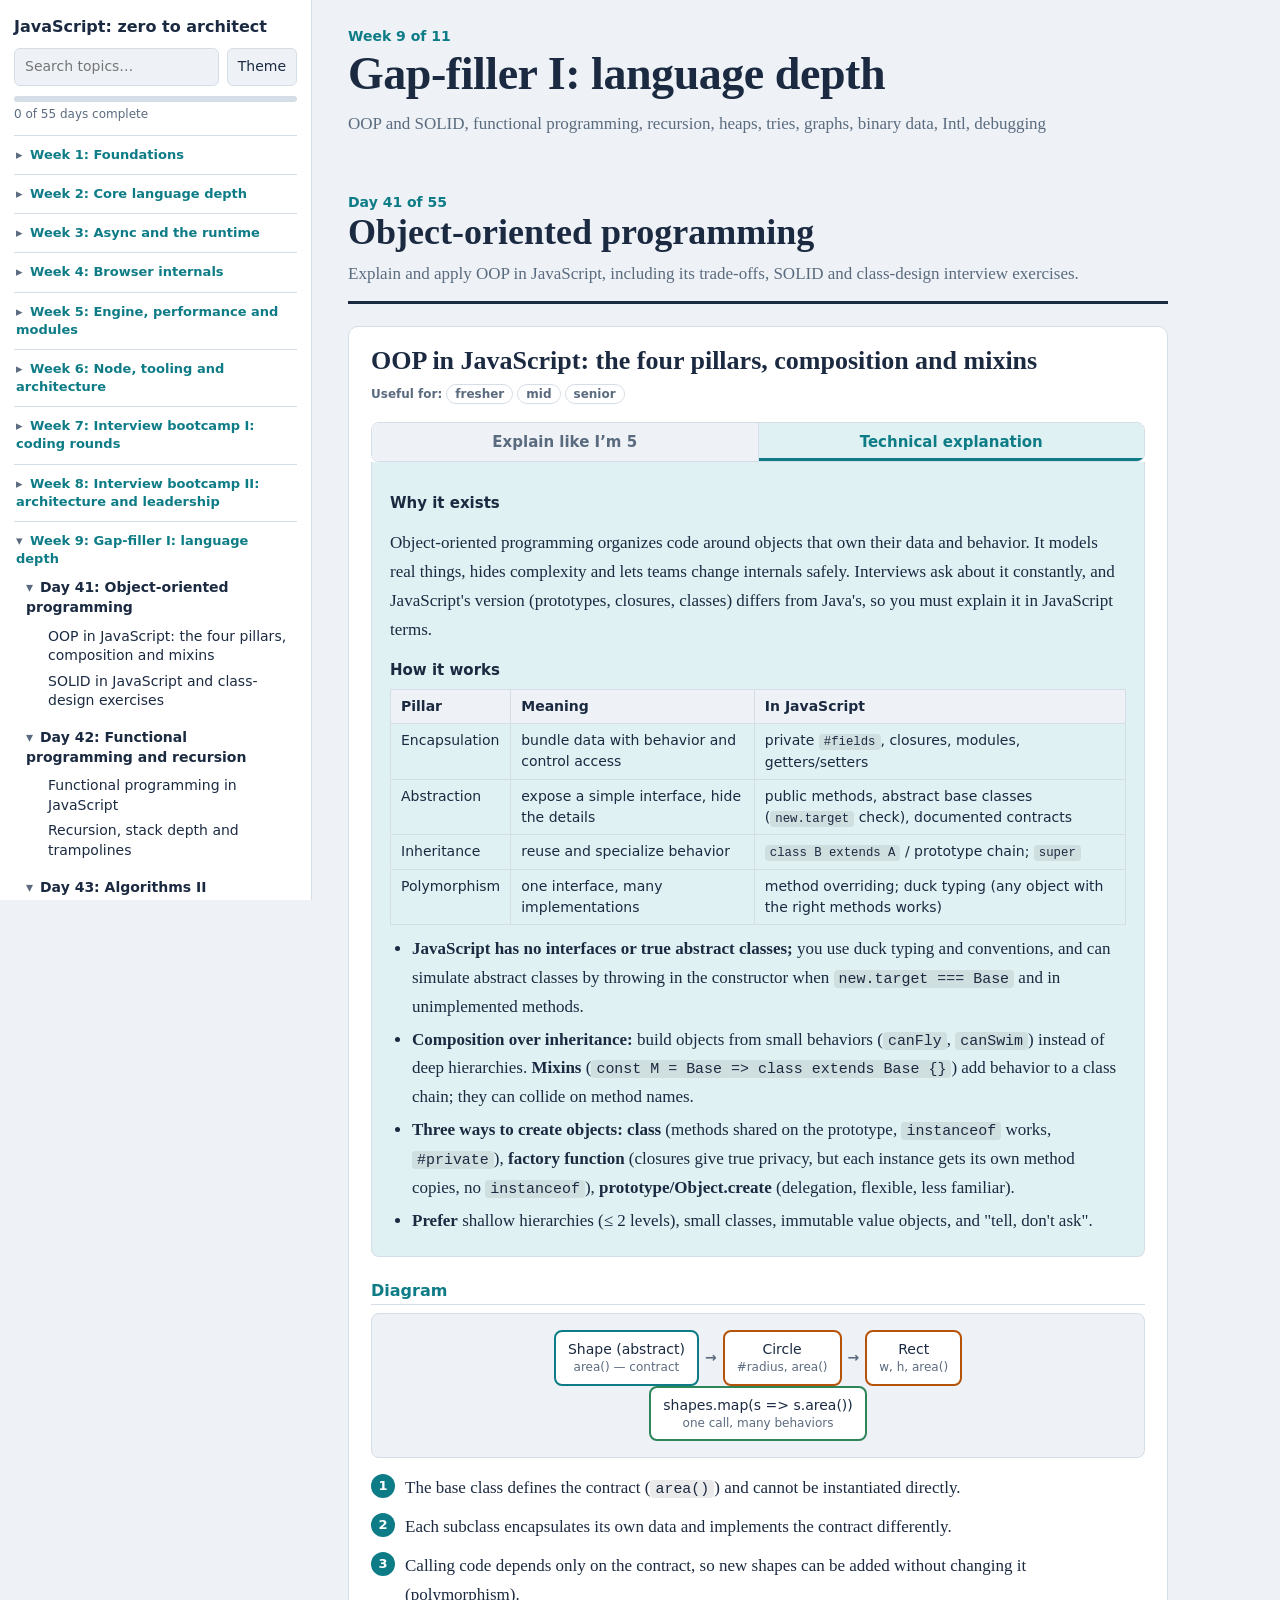
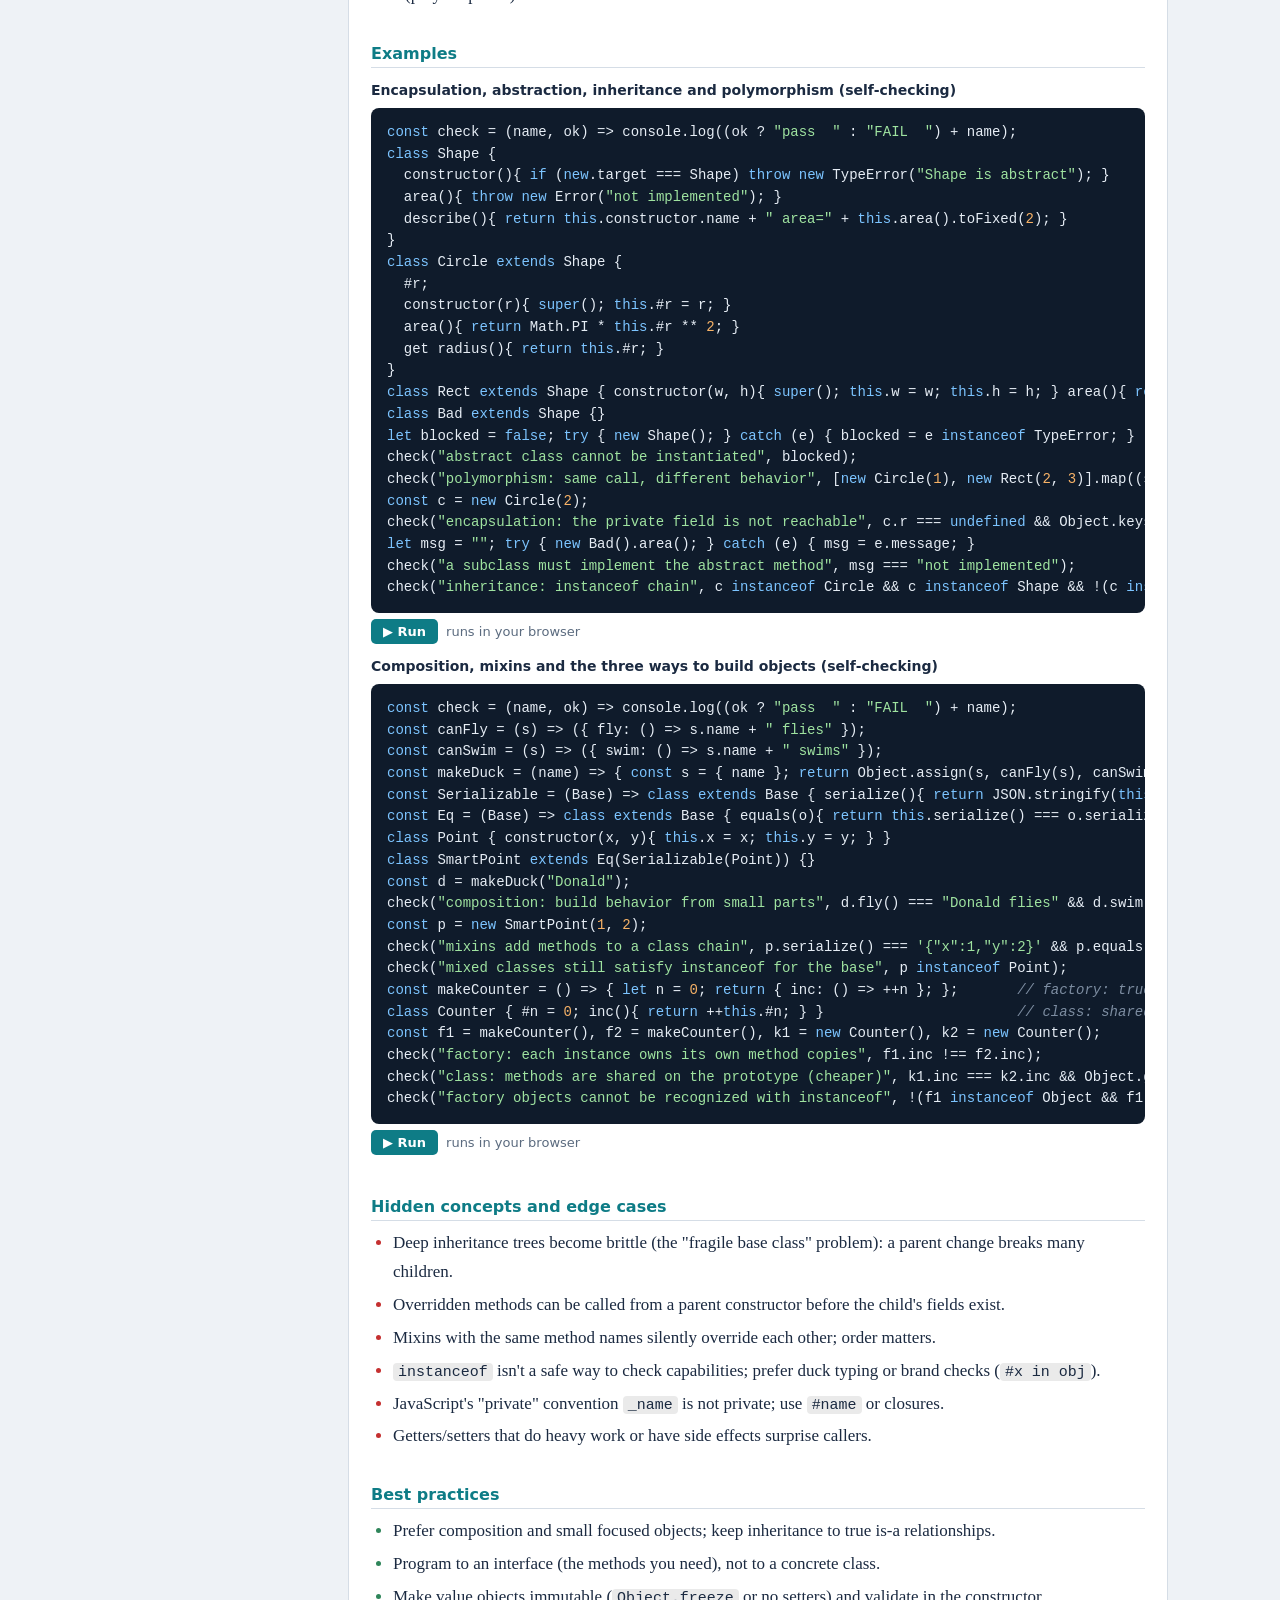
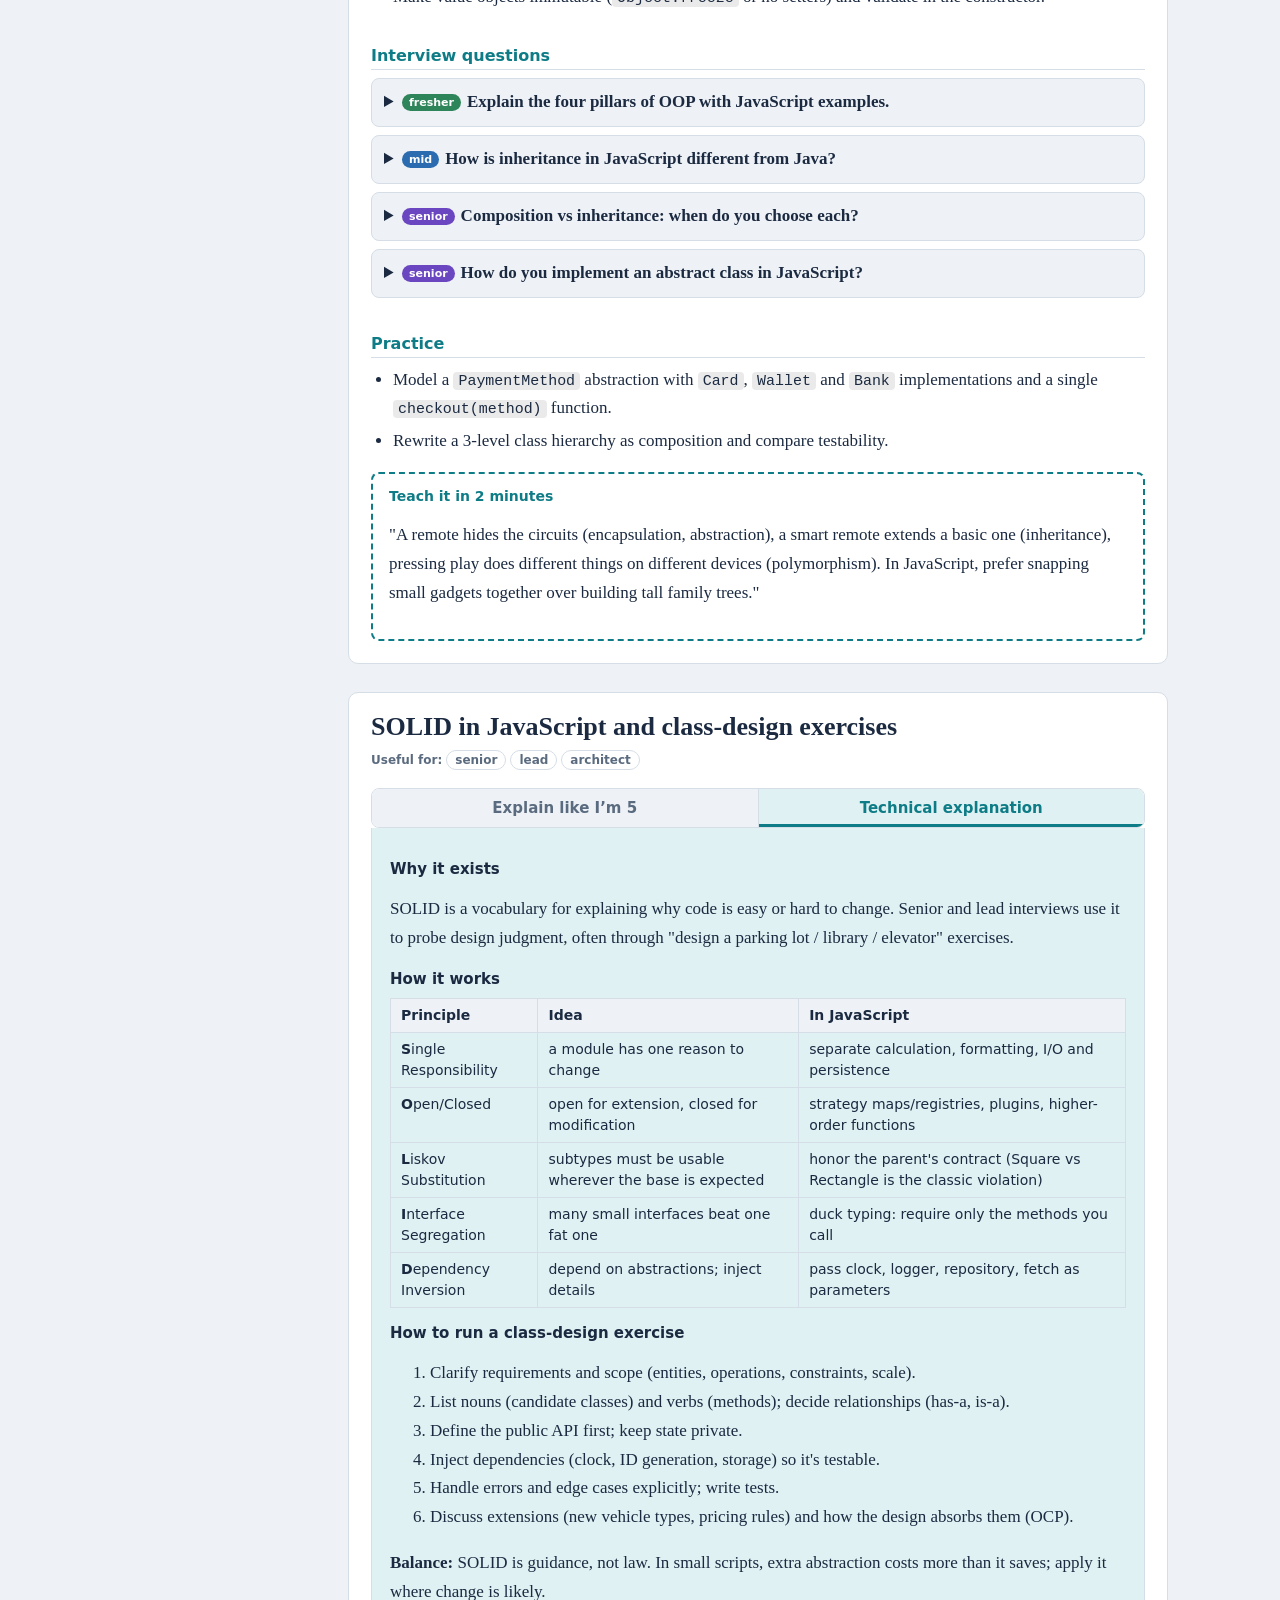
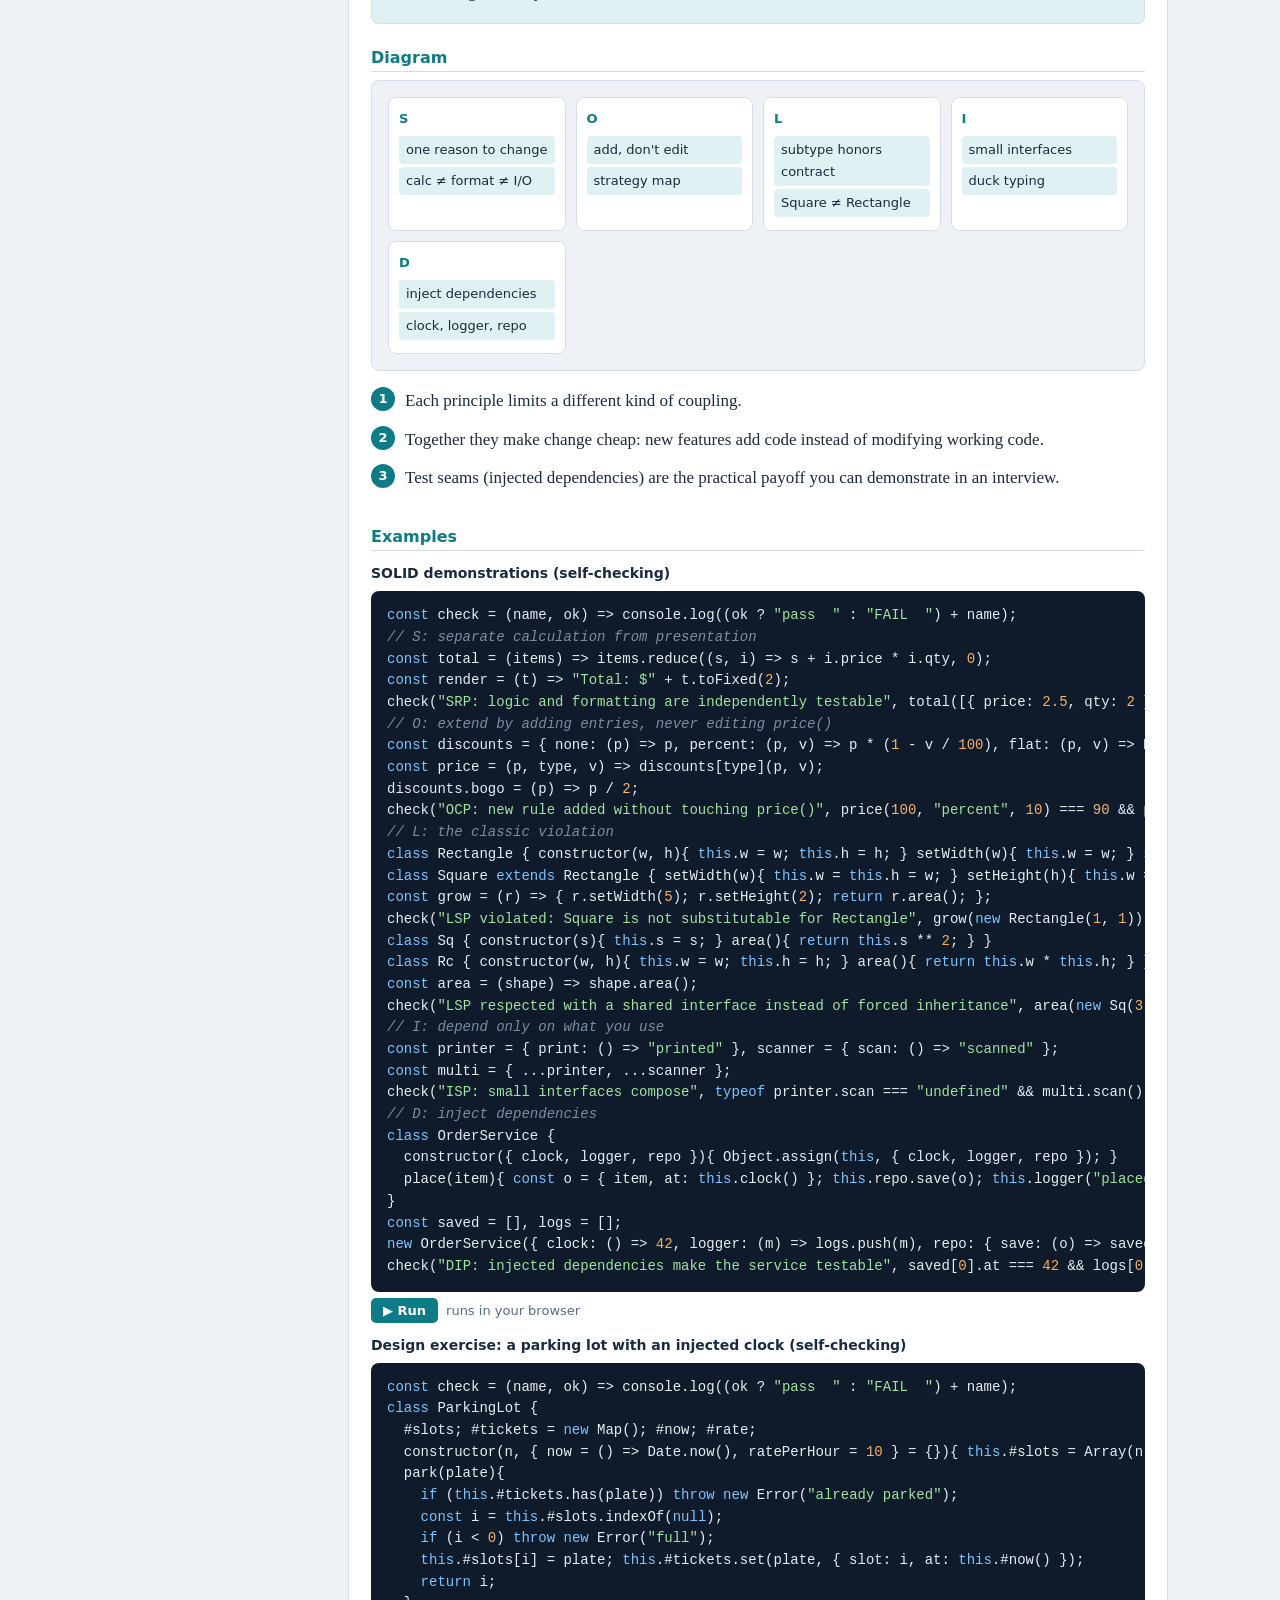
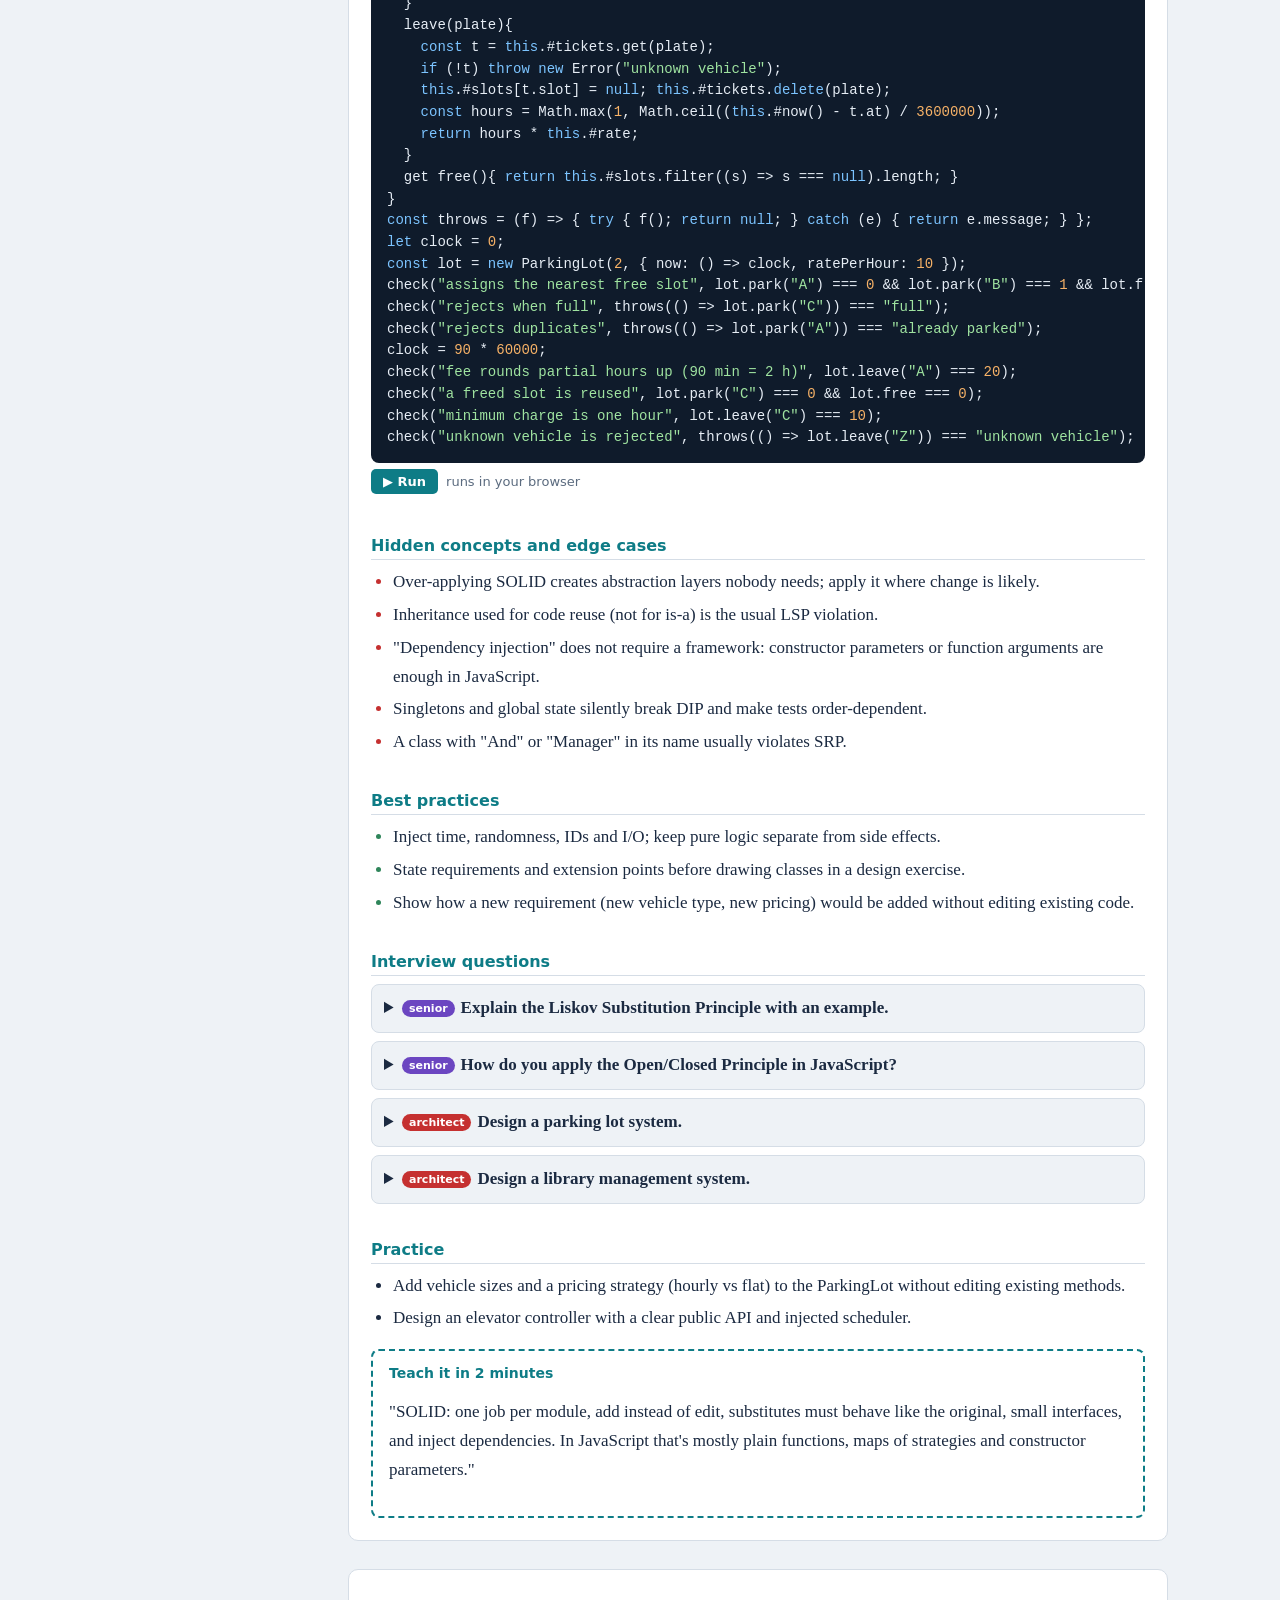
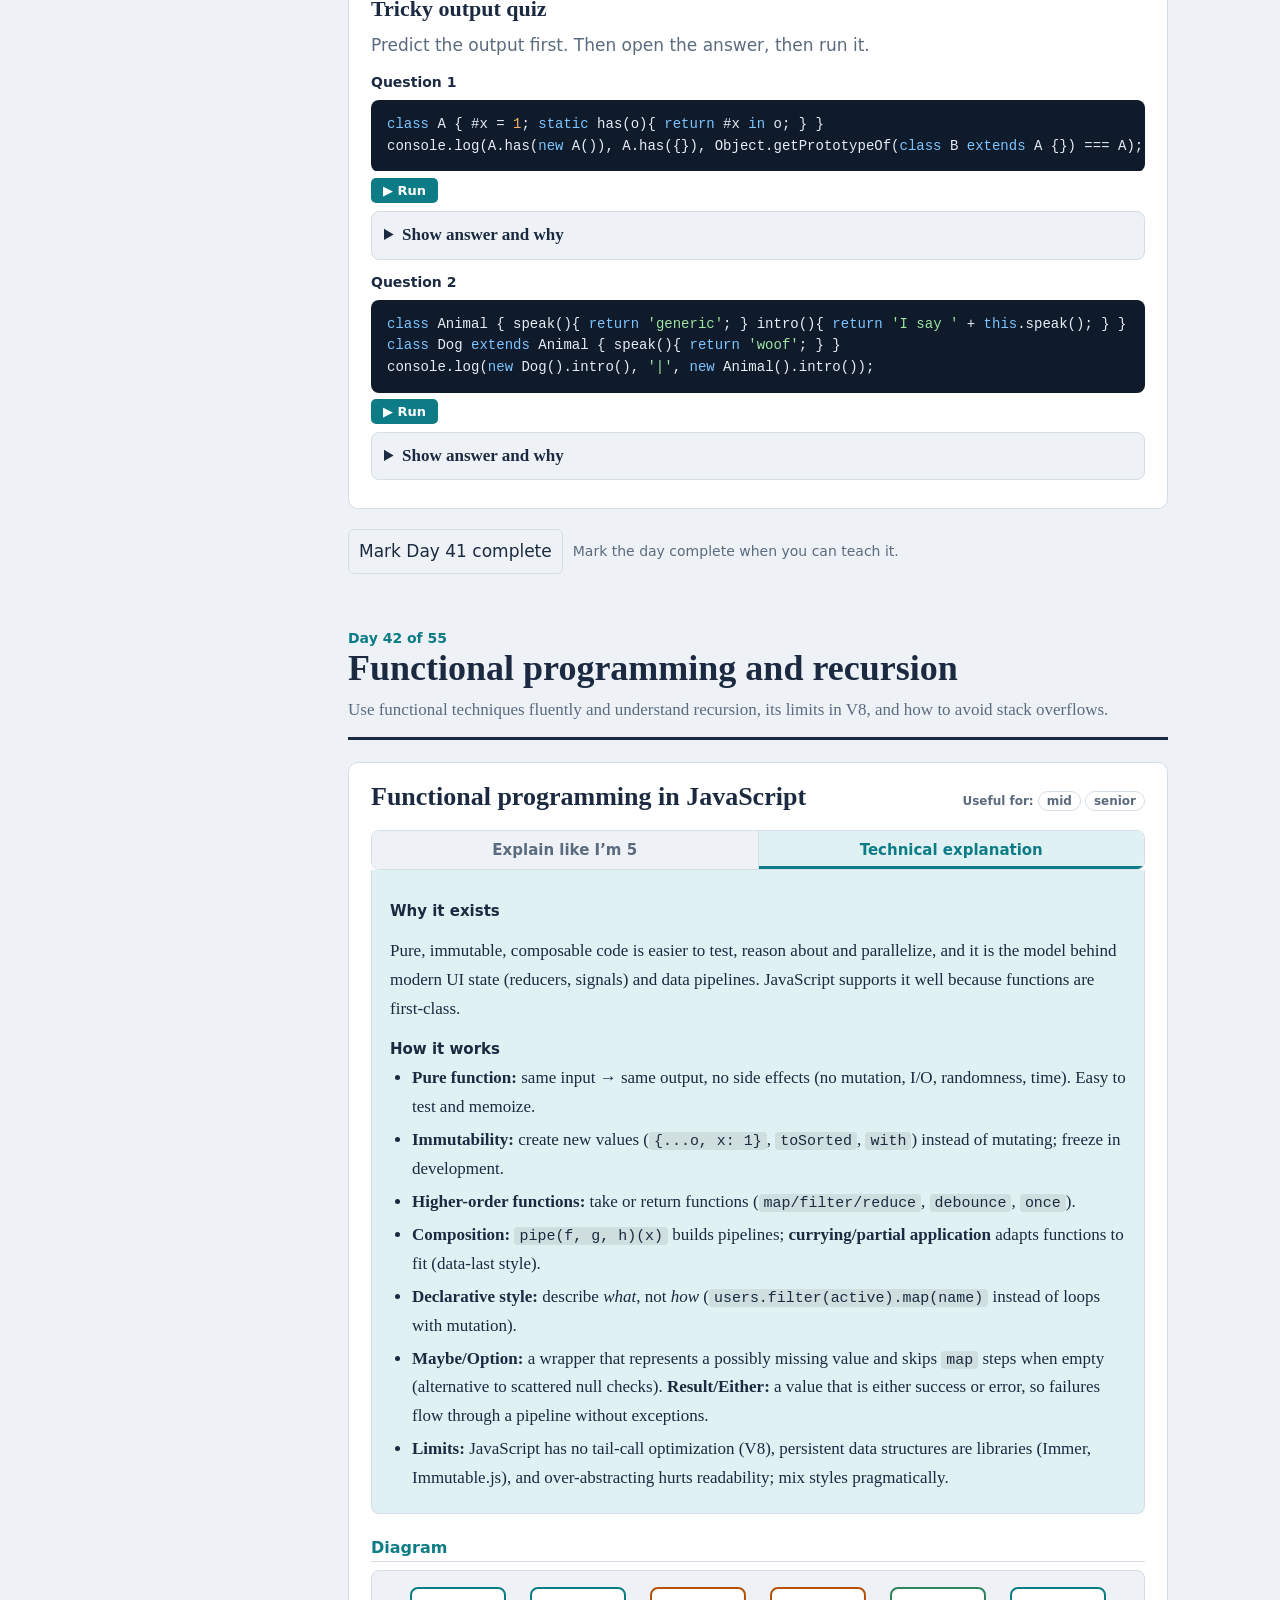
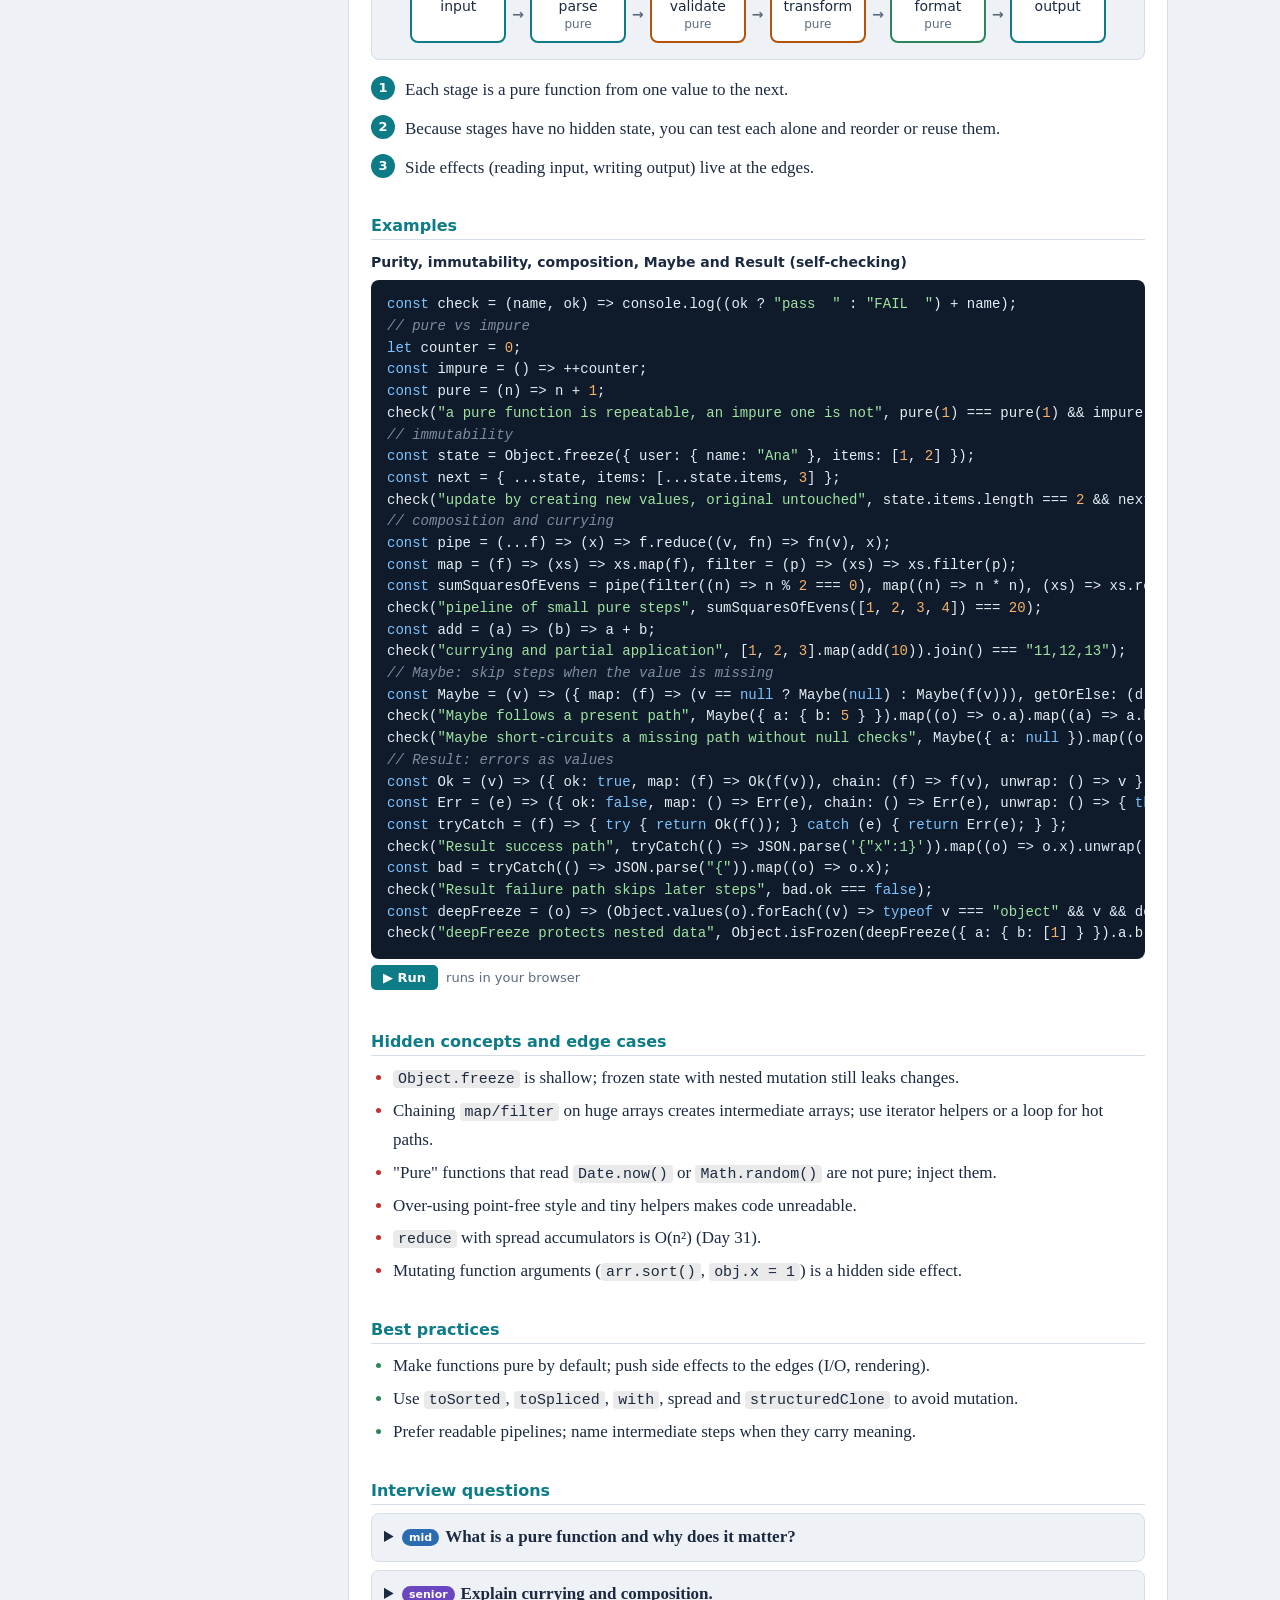
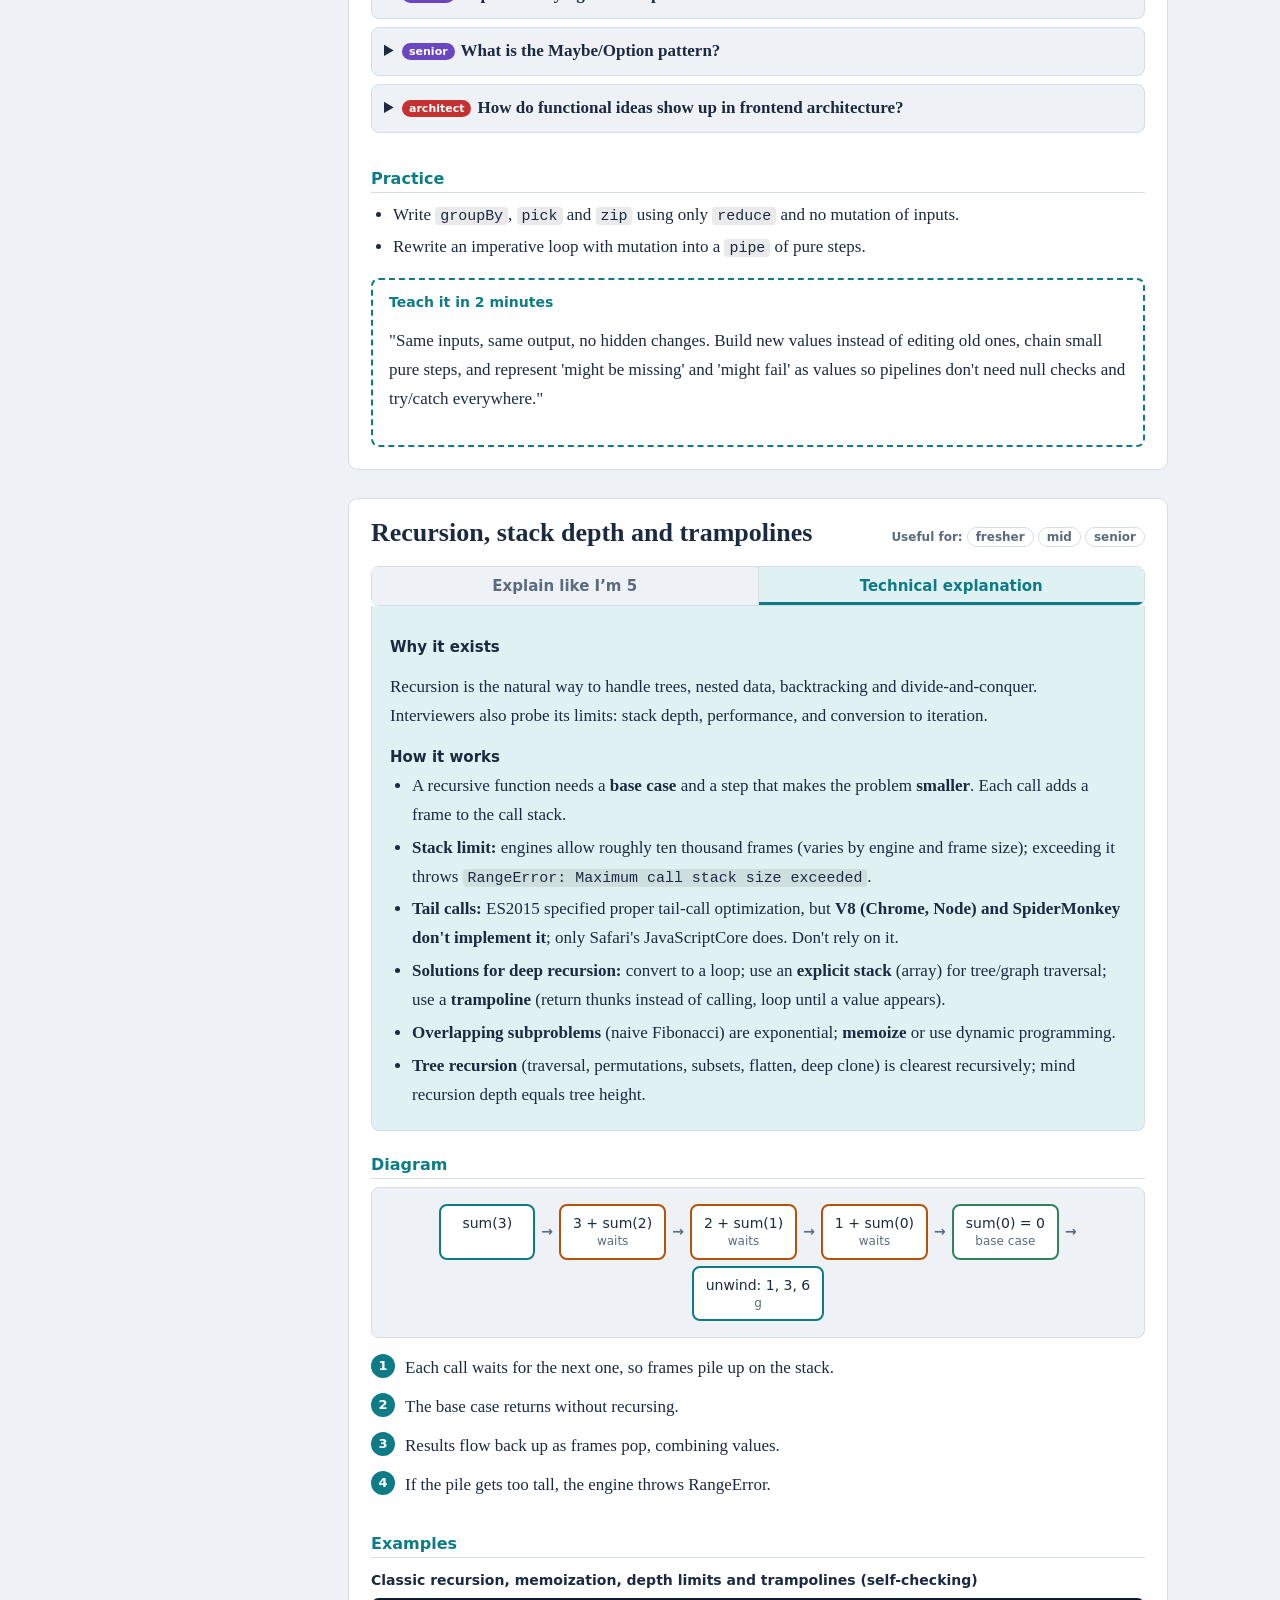
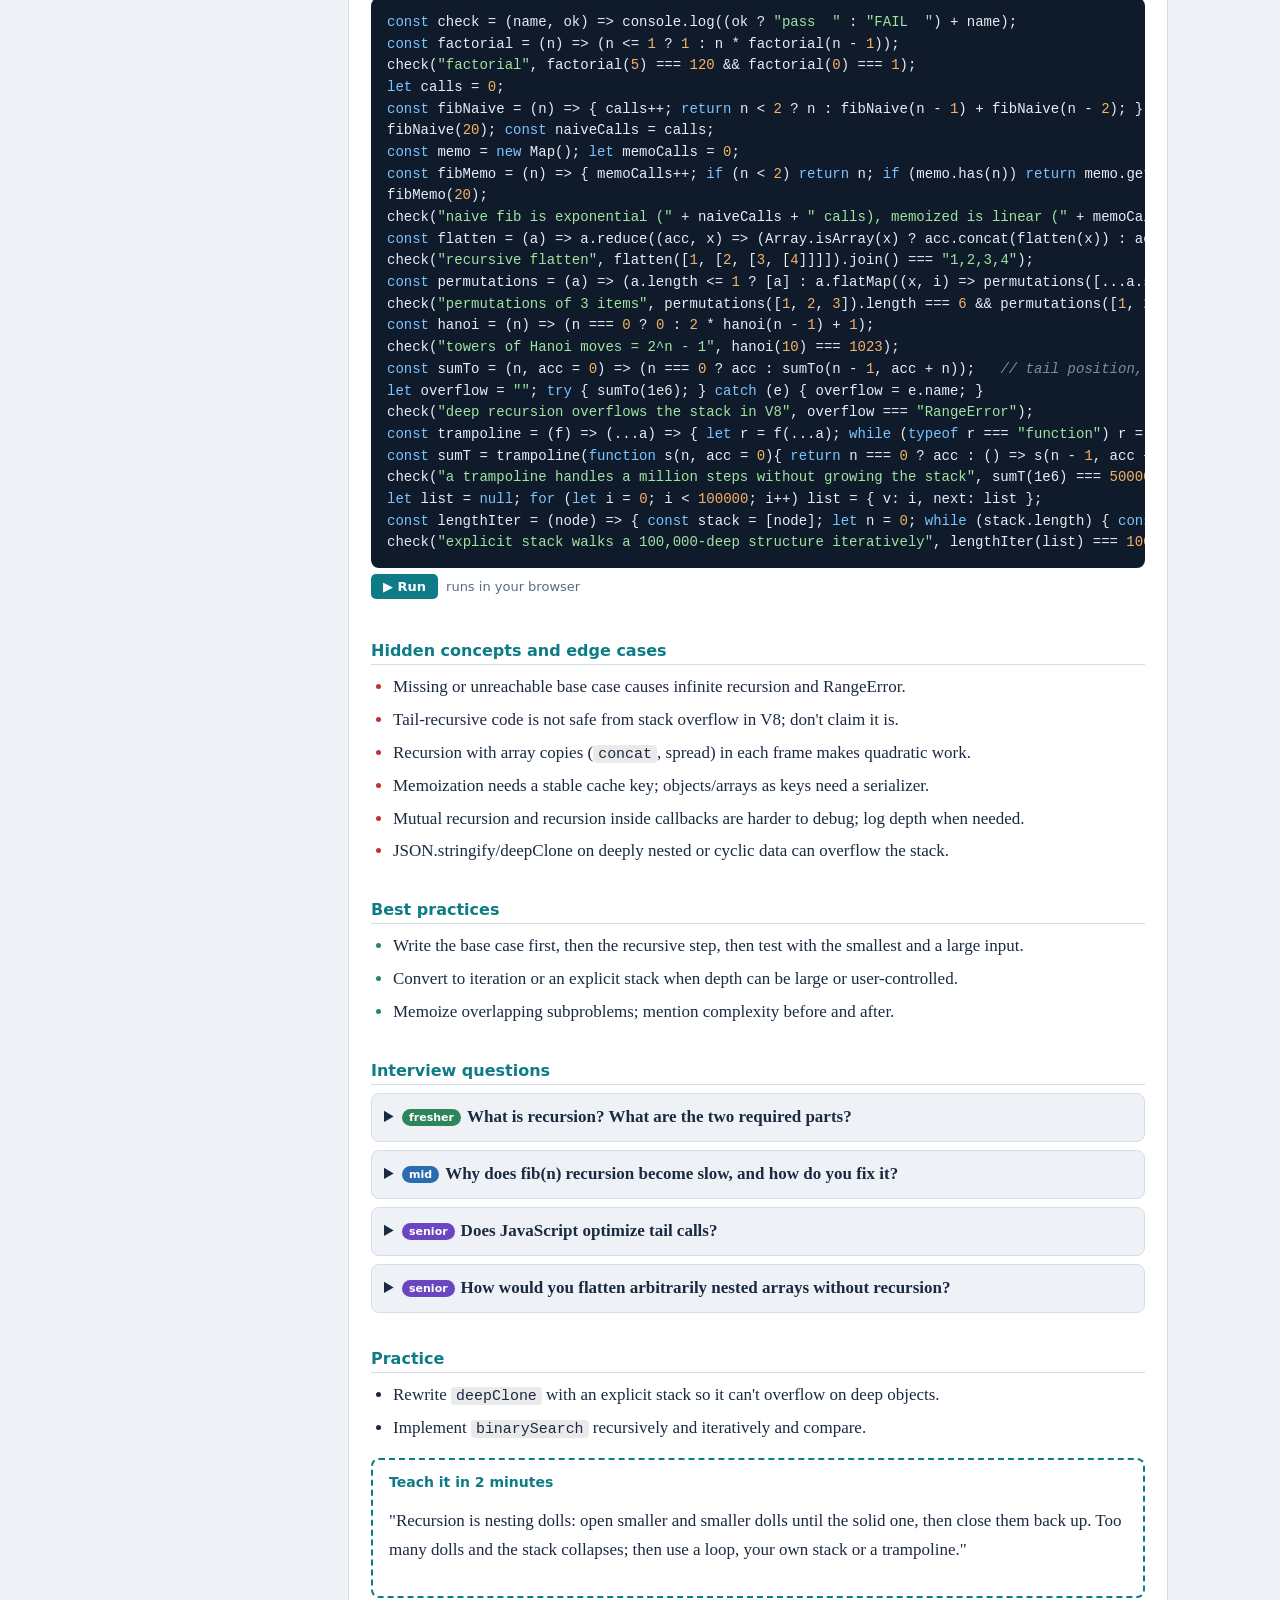
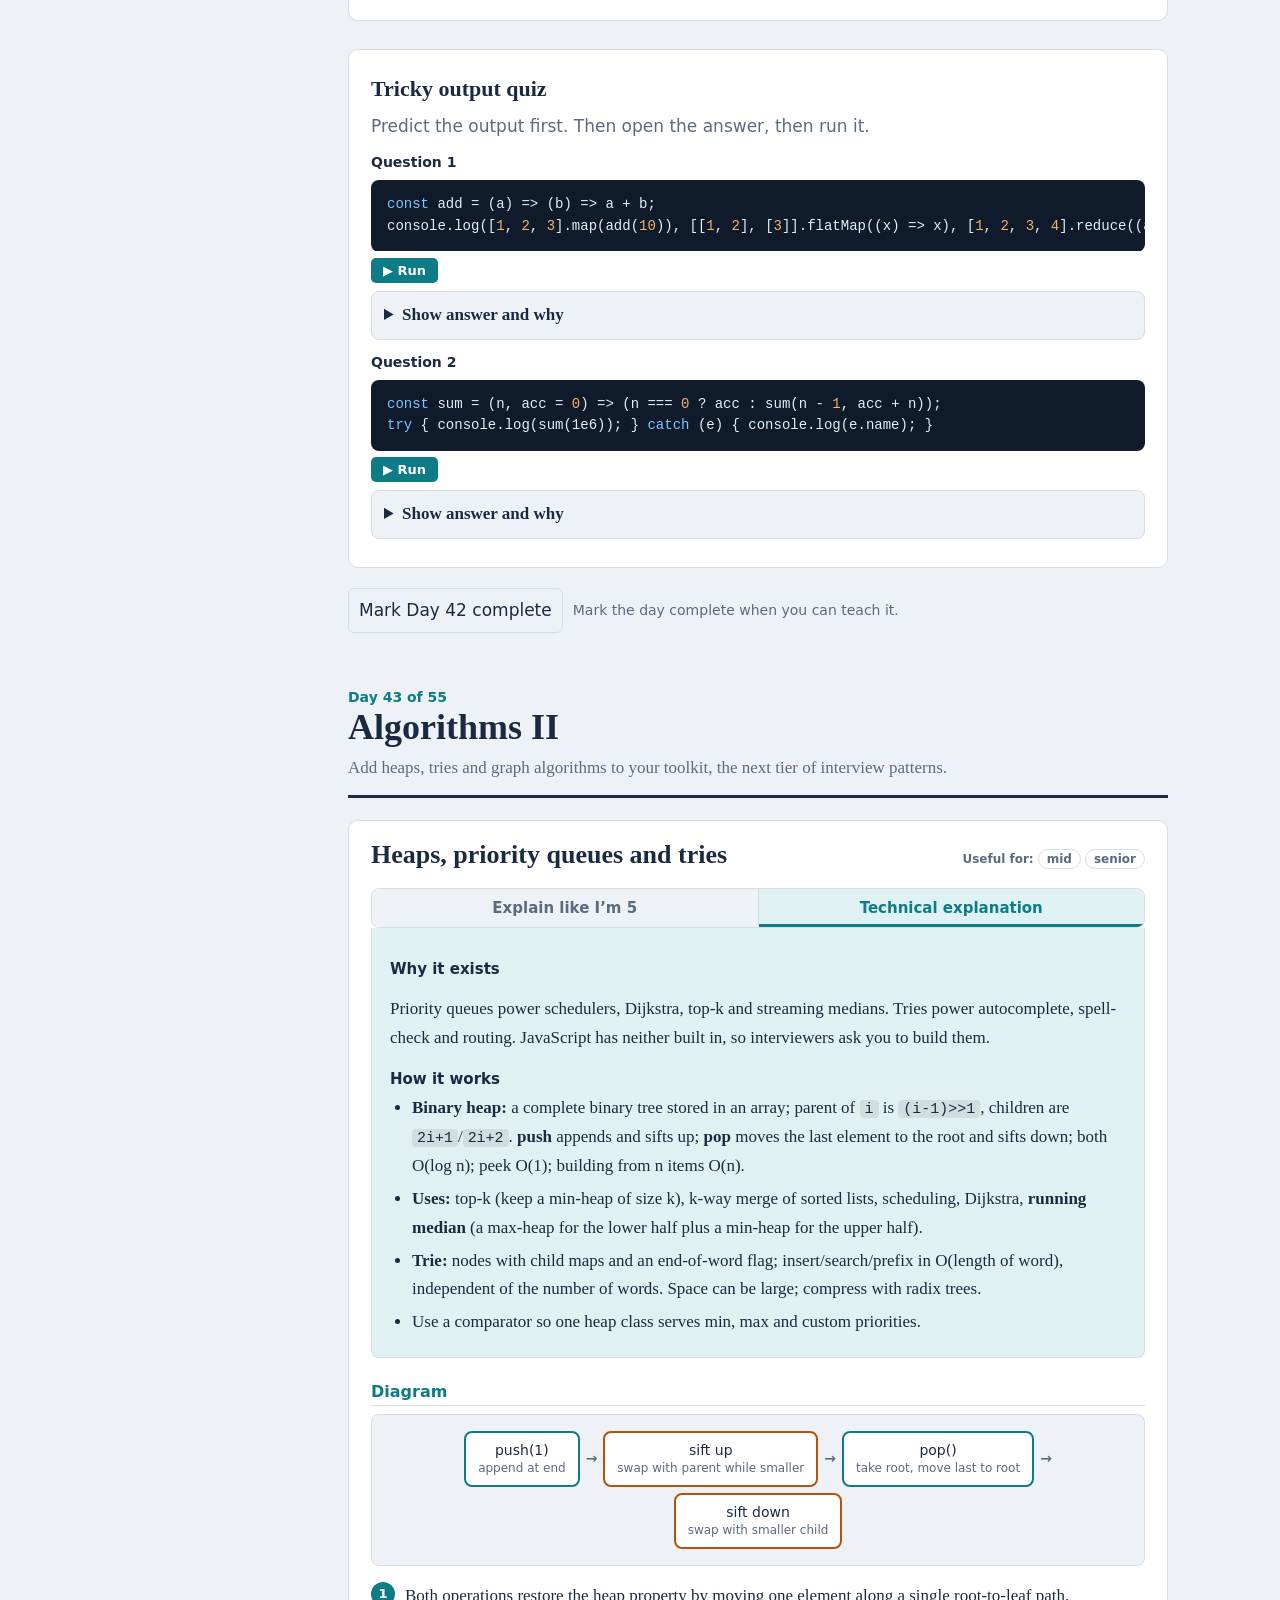
<file: js-course/week9.html>
<!DOCTYPE html>
<html lang="en"><head><meta charset="utf-8"><meta name="viewport" content="width=device-width,initial-scale=1">
<title>Week 9: Gap-filler I | JavaScript Zero to Architect</title><style>
:root{--bg:#eef2f6;--card:#fff;--ink:#1b2a41;--muted:#5b6b7f;--line:#d5dde6;--accent:#0e7c86;--accent-soft:#dff1f2;--warm:#b45309;--warm-soft:#fdf0dc;--code:#0f1b2b;--code-ink:#e6edf5;--sbw:312px;--ok:#2f855a;--bad:#c53030}
[data-theme=dark]{--bg:#0e151d;--card:#16212d;--ink:#e6edf5;--muted:#93a4b8;--line:#263445;--accent:#4fd1c5;--accent-soft:#12303a;--warm:#f6ad55;--warm-soft:#33260f;--code:#0a1119;--code-ink:#dbe6f2}
*{box-sizing:border-box}html{scroll-behavior:smooth;scroll-padding-top:16px}
body{margin:0;background:var(--bg);color:var(--ink);font:17px/1.7 Charter,"Iowan Old Style",Georgia,serif}
a{color:var(--accent)}code,pre,kbd{font-family:ui-monospace,SFMono-Regular,Menlo,Consolas,monospace}
:focus-visible{outline:3px solid var(--accent);outline-offset:2px}
.ui{font-family:system-ui,-apple-system,"Segoe UI",Roboto,sans-serif}
#sidebar{position:fixed;inset:0 auto 0 0;width:var(--sbw);background:var(--card);border-right:1px solid var(--line);overflow-y:auto;padding:16px 14px 40px;font-family:system-ui,-apple-system,"Segoe UI",sans-serif;font-size:14px;line-height:1.4;z-index:20;transition:transform .2s}
#sidebar .brand{display:block;font-weight:700;font-size:16px;color:var(--ink);text-decoration:none;margin-bottom:10px}
#sidebar .tools{display:flex;gap:8px;margin-bottom:10px}
#search{flex:1;padding:8px 10px;border:1px solid var(--line);border-radius:6px;background:var(--bg);color:var(--ink);font:inherit}
.btn{border:1px solid var(--line);background:var(--bg);color:var(--ink);border-radius:6px;padding:7px 10px;font:inherit;cursor:pointer}
.btn:hover{border-color:var(--accent)}
.prog{height:6px;background:var(--line);border-radius:3px;overflow:hidden;margin:4px 0 4px}.prog i{display:block;height:100%;background:var(--accent);width:0}
.proglabel{color:var(--muted);font-size:12px;margin-bottom:12px}
#sidebar details{border-top:1px solid var(--line);padding:6px 0}
#sidebar summary{cursor:pointer;font-weight:700;padding:4px 2px;list-style:none}
#sidebar summary::-webkit-details-marker{display:none}
#sidebar summary:before{content:"▸";display:inline-block;width:14px;color:var(--muted)}
#sidebar details[open]>summary:before{content:"▾"}
#sidebar .wk>summary{font-size:13px;color:var(--accent)}
#sidebar .dy{margin-left:10px;border-top:0;padding:2px 0}
#sidebar .dy>summary{font-weight:600}
#sidebar ul{list-style:none;margin:2px 0 6px 16px;padding:0}
#sidebar li a{display:block;padding:3px 6px;border-radius:5px;color:var(--ink);text-decoration:none;border-left:2px solid transparent}
#sidebar li a:hover{background:var(--bg)}#sidebar li a.on{background:var(--accent-soft);border-left-color:var(--accent);font-weight:600}
#sidebar .tick{color:var(--ok);margin-left:4px}
#sidebar .hide{display:none}
main{margin-left:var(--sbw);padding:28px 36px 90px;max-width:calc(var(--sbw) + 940px)}
.wrap{max-width:820px}
#menu{display:none;position:fixed;top:10px;left:10px;z-index:30}
.weekhead{margin:0 0 28px}.weekhead .kicker{font:600 14px system-ui,sans-serif;color:var(--accent)}
.weekhead h1{font-size:clamp(30px,4.2vw,46px);line-height:1.12;margin:4px 0 10px;letter-spacing:-.01em}
.weekhead p{color:var(--muted);margin:0}
.day{margin-top:56px}
.dayhead{border-bottom:3px solid var(--ink);padding-bottom:12px;margin-bottom:22px}
.dayhead .dn{font:700 14px system-ui,sans-serif;color:var(--accent)}
.dayhead h2{font-size:clamp(26px,3.2vw,36px);margin:2px 0 6px;line-height:1.15}
.dayhead .goal{margin:0;color:var(--muted)}
.topic{background:var(--card);border:1px solid var(--line);border-radius:10px;margin:0 0 28px;overflow:hidden}
.topic>header{padding:18px 22px 6px;display:flex;flex-wrap:wrap;gap:8px 14px;align-items:baseline;justify-content:space-between}
.topic h3{margin:0;font-size:26px;line-height:1.2}
.lvls{font:600 12px system-ui,sans-serif;color:var(--muted)}
.lvls b{display:inline-block;padding:2px 8px;border:1px solid var(--line);border-radius:99px;margin-left:4px;font-weight:600}
.tabs{display:flex;margin:12px 22px 0;border:1px solid var(--line);border-radius:8px;overflow:hidden;font-family:system-ui,sans-serif}
.tabs button{flex:1;padding:10px 12px;border:0;background:var(--bg);color:var(--muted);font:600 15px system-ui,sans-serif;cursor:pointer;border-right:1px solid var(--line)}
.tabs button:last-child{border-right:0}
.tabs button[aria-selected=true].t-eli{background:var(--warm-soft);color:var(--warm);box-shadow:inset 0 -3px 0 var(--warm)}
.tabs button[aria-selected=true].t-tech{background:var(--accent-soft);color:var(--accent);box-shadow:inset 0 -3px 0 var(--accent)}
.pane{margin:0 22px;padding:16px 18px;border:1px solid var(--line);border-top:0;border-radius:0 0 8px 8px}
.pane.p-eli{background:var(--warm-soft)}.pane.p-tech{background:var(--accent-soft)}
.pane[hidden]{display:none}.pane p:first-child{margin-top:0}.pane>*:last-child{margin-bottom:0}
.pane h5,.blk h4{font:700 15px system-ui,sans-serif;margin:16px 0 4px}
.blk{padding:6px 22px 4px}.blk h4{font-size:16px;margin:18px 0 8px;color:var(--accent);border-bottom:1px solid var(--line);padding-bottom:4px}
.blk:last-child{padding-bottom:18px}
code{background:rgba(127,127,127,.16);padding:1px 5px;border-radius:4px;font-size:.88em}
pre{margin:10px 0;background:var(--code);color:var(--code-ink);padding:14px 16px;border-radius:8px;overflow-x:auto;font-size:14px;line-height:1.55}
pre code{background:none;padding:0;font-size:inherit}
.k{color:#7cc4ff}.s{color:#9fe3a0}.c{color:#7d8da1;font-style:italic}.n{color:#f7b267}
.ex{margin:14px 0}.ex .et{font:600 14px system-ui,sans-serif;margin-bottom:2px}
.ex .bar{display:flex;gap:8px;align-items:center;margin:-4px 0 6px;font:13px system-ui,sans-serif}
.run{background:var(--accent);color:#fff;border:0;border-radius:5px;padding:5px 12px;font:600 13px system-ui,sans-serif;cursor:pointer}
[data-theme=dark] .run{color:#06222a}
.out{white-space:pre-wrap;background:#06101a;color:#b9f3c0;border-left:4px solid var(--ok);padding:10px 14px;border-radius:6px;font:13px/1.5 ui-monospace,Menlo,monospace;margin:4px 0 8px}
.out:empty,.out[hidden]{display:none}
ul.pts{margin:6px 0;padding-left:22px}ul.pts li{margin:4px 0}
.gotcha li::marker{color:var(--bad)}.best li::marker{color:var(--ok)}
.diagram{background:var(--bg);border:1px solid var(--line);border-radius:8px;padding:16px;overflow-x:auto;font-family:system-ui,sans-serif;font-size:14px}
.diagram svg{max-width:100%;height:auto;display:block;margin:0 auto}
.flow{display:flex;flex-wrap:wrap;align-items:stretch;gap:6px;justify-content:center}
.flow.v{flex-direction:column;align-items:center}
.fb{background:var(--card);border:2px solid var(--accent);border-radius:8px;padding:8px 12px;text-align:center;line-height:1.3;min-width:96px}
.fb small{display:block;color:var(--muted);font-size:12px;margin-top:2px}
.fb.w{border-color:var(--warm)}.fb.g{border-color:var(--ok)}.fb.r{border-color:var(--bad)}
.ar{align-self:center;color:var(--muted);font-weight:700}
.flow.v .ar{transform:rotate(90deg);line-height:1}
.lane{display:grid;grid-template-columns:repeat(auto-fit,minmax(150px,1fr));gap:10px}
.lane>div{background:var(--card);border:1px solid var(--line);border-radius:8px;padding:10px}
.lane h6{margin:0 0 6px;font-size:13px;color:var(--accent)}
.lane .it{background:var(--accent-soft);border-radius:4px;padding:3px 7px;margin:3px 0;font-size:13px}
.dsteps{counter-reset:s;list-style:none;padding:0;margin:12px 0 0}
.dsteps li{counter-increment:s;position:relative;padding:4px 0 4px 34px;margin:2px 0}
.dsteps li:before{content:counter(s);position:absolute;left:0;top:4px;width:24px;height:24px;border-radius:50%;background:var(--accent);color:#fff;font:700 13px/24px system-ui,sans-serif;text-align:center}
[data-theme=dark] .dsteps li:before{color:#06222a}
details.iq{border:1px solid var(--line);border-radius:8px;margin:8px 0;background:var(--bg)}
details.iq summary{cursor:pointer;padding:9px 12px;font-weight:600}
details.iq .ans{padding:2px 14px 12px;border-top:1px solid var(--line)}
.badge{display:inline-block;font:700 11px system-ui,sans-serif;padding:2px 7px;border-radius:99px;margin-right:6px;vertical-align:1px;color:#fff}
.b-fresher{background:#2f855a}.b-mid{background:#2b6cb0}.b-senior{background:#6b46c1}.b-lead{background:#b7791f}.b-architect{background:#c53030}
.teach{margin:6px 22px 22px;padding:14px 16px;border:2px dashed var(--accent);border-radius:8px;background:var(--card)}
.teach b.h{font:700 14px system-ui,sans-serif;color:var(--accent);display:block;margin-bottom:4px}
.quiz{background:var(--card);border:1px solid var(--line);border-radius:10px;padding:6px 22px 14px;margin:0 0 20px}
.quiz h3{margin:14px 0 4px;font-size:22px}
.daydone{margin:14px 0 0;display:flex;gap:10px;align-items:center;font-family:system-ui,sans-serif}
.rev{background:var(--card);border:2px solid var(--ink);border-radius:10px;padding:8px 24px 16px;margin-top:56px}
.rev h2{margin:12px 0 4px}
.pager{display:flex;justify-content:space-between;margin-top:40px;font-family:system-ui,sans-serif}
.pager a{padding:10px 16px;border:1px solid var(--line);border-radius:8px;background:var(--card);text-decoration:none;font-weight:600}
#top{position:fixed;right:18px;bottom:18px;width:44px;height:44px;border-radius:50%;background:var(--accent);color:#fff;border:0;font-size:20px;cursor:pointer;display:none;z-index:15}
[data-theme=dark] #top{color:#06222a}
table{border-collapse:collapse;width:100%;font:14px/1.5 system-ui,sans-serif;margin:10px 0;display:block;overflow-x:auto}
th,td{border:1px solid var(--line);padding:6px 10px;text-align:left;vertical-align:top}th{background:var(--bg)}
/* index */
.hero{padding:34px 0 10px}.hero h1{font-size:clamp(36px,6vw,64px);line-height:1.05;margin:0 0 14px;letter-spacing:-.02em}
.hero p{font-size:19px;max-width:640px;color:var(--muted)}
.cta{display:inline-block;margin:6px 10px 6px 0;padding:11px 20px;border-radius:8px;font:700 15px system-ui,sans-serif;text-decoration:none;background:var(--accent);color:#fff}
[data-theme=dark] .cta{color:#06222a}.cta.alt{background:transparent;color:var(--ink);border:1px solid var(--line)}
.wkgrid{display:grid;gap:18px;margin:22px 0}
.wkcard{background:var(--card);border:1px solid var(--line);border-radius:10px;padding:14px 20px}
.wkcard h3{margin:0 0 2px}.wkcard .sub{color:var(--muted);font:14px system-ui,sans-serif;margin-bottom:8px}
.wkcard .dd{margin:8px 0;font-family:system-ui,sans-serif;font-size:15px}
.wkcard .dd b a{color:var(--ink);text-decoration:none}.wkcard .dd span a{font-size:13px;margin-right:10px}
@media(max-width:900px){#sidebar{transform:translateX(-105%)}body.nav #sidebar{transform:none;box-shadow:0 0 40px rgba(0,0,0,.4)}main{margin-left:0;padding:60px 16px 80px}#menu{display:block}.tabs{margin-left:12px;margin-right:12px}.pane,.teach{margin-left:12px;margin-right:12px}.blk{padding-left:12px;padding-right:12px}}
@media(prefers-reduced-motion:reduce){html{scroll-behavior:auto}#sidebar{transition:none}}
@media print{#sidebar,#menu,#top,.run,.tabs,.daydone,.pager{display:none!important}main{margin:0;padding:0}.pane[hidden]{display:block!important}.topic{break-inside:avoid-page}details>*{display:block!important}.out{display:none}body{background:#fff;color:#000;font-size:12px}}
/* layout fixes: sidebar overflow, menu button overlap */
#sidebar{overflow-x:hidden}
#search{min-width:0;width:0}
#sidebar .tools .btn{flex:none}
#menu{font-family:system-ui,-apple-system,"Segoe UI",sans-serif;background:var(--card);box-shadow:0 2px 8px rgba(0,0,0,.18)}
@media(max-width:900px){html{scroll-padding-top:68px}#sidebar{padding-top:60px}}

</style></head>
<body><button id="menu" class="btn ui" aria-label="Open menu">☰ Menu</button><nav id="sidebar" aria-label="Course navigation"></nav><main></main><button id="top" aria-label="Back to top">↑</button>
<script>
window.COURSE=[
{w:1,file:"week1.html",title:"Foundations",sub:"From zero: how JS runs, values, coercion, functions, scope, this, strings, arrays, objects",days:[
{n:1,t:"Getting started: values and variables",tp:[["d1-intro","What JavaScript is and how it runs","history engine console script strict"],["d1-vars","Variables: var, let, const","declare hoist block"],["d1-types","Data types and typeof","primitive object null undefined bigint symbol"]]},
{n:2,t:"Numbers, coercion and control flow",tp:[["d2-numbers","Numbers, operators and floating point","float bigint nan infinity math"],["d2-coercion","Type coercion and equality","== === truthy falsy toprimitive"],["d2-control","Control flow and loops","if switch for while break label"]]},
{n:3,t:"Functions, scope and hoisting",tp:[["d3-functions","Functions in depth","arrow default rest arguments iife"],["d3-scope","Scope and the scope chain","lexical block global"],["d3-hoisting","Hoisting and the temporal dead zone","tdz var let"]]},
{n:4,t:"this, strings and regular expressions",tp:[["d4-this","The this keyword","bind call apply arrow"],["d4-strings","Strings, Unicode and template literals","utf-16 emoji intl segmenter"],["d4-regex","Regular expressions","regexp escape named groups"]]},
{n:5,t:"Arrays, objects, collections and dates",tp:[["d5-arrays","Arrays and their methods","map filter reduce sort holes toSorted"],["d5-objects","Objects, property order and copying","spread freeze groupBy"],["d5-collections","Map, Set, WeakMap and WeakSet","set methods union"],["d5-dates","Dates and Temporal","date timezone temporal"]]}]},
{w:2,file:"week2.html",title:"Core language depth",sub:"Closures, prototypes, classes, iterators, generators, Proxy, immutability",days:[
{n:6,t:"Closures",tp:[["d6-closures","Closures","lexical environment loop"],["d6-closure-uses","Closure patterns: once, memoize, modules","private state"]]},
{n:7,t:"Prototypes",tp:[["d7-prototypes","The prototype chain","__proto__ inheritance"],["d7-new","new, constructors and Object.create","constructor"]]},
{n:8,t:"Classes",tp:[["d8-classes","Classes","extends super"],["d8-private","Private fields, static blocks and accessors","# getter setter decorators"]]},
{n:9,t:"Iterators and generators",tp:[["d9-iterators","Iterators and iterables","symbol.iterator for of"],["d9-generators","Generators","yield"],["d9-helpers","Iterator helpers (ES2025/26)","lazy take drop"]]},
{n:10,t:"Destructuring, Proxy and immutability",tp:[["d10-destructuring","Destructuring, spread and rest","default"],["d10-symbol","Symbols, Proxy and Reflect","metaprogramming"],["d10-immutable","Immutability, structuredClone and using","freeze dispose"]]}]},
{w:3,file:"week3.html",title:"Async and the runtime",sub:"Callbacks, Promises, async/await, the event loop, workers, streams, errors",days:[
{n:11,t:"Callbacks and Promises",tp:[["d11-callbacks","Callbacks and the problem they solve","callback hell"],["d11-promises","Promises","then catch finally"]]},
{n:12,t:"async/await and patterns",tp:[["d12-async","async and await","try catch"],["d12-combinators","Promise combinators and async patterns","all allSettled any race pool retry"]]},
{n:13,t:"The event loop",tp:[["d13-eventloop","The event loop","call stack queue"],["d13-puzzles","Microtasks vs macrotasks: output puzzles","queueMicrotask"]]},
{n:14,t:"Timers and workers",tp:[["d14-timers","Timers and scheduling","setTimeout raf clamping"],["d14-workers","Web Workers and concurrency","postMessage transfer"]]},
{n:15,t:"Streams and errors",tp:[["d15-streams","Streams and AbortController","backpressure cancel"],["d15-errors","Error handling","unhandled rejection"]]}]},
{w:4,file:"week4.html",title:"Browser internals",sub:"DOM, events, rendering pipeline, storage, fetch and CORS, security",days:[
{n:16,t:"The DOM",tp:[["d16-dom","The DOM","tree node"],["d16-dom-ops","Working with the DOM efficiently","fragment"]]},
{n:17,t:"Events and observers",tp:[["d17-events","Event flow and delegation","capture bubble passive"],["d17-observers","Observers and custom events","intersection mutation resize"]]},
{n:18,t:"Rendering",tp:[["d18-pipeline","The browser rendering pipeline","parse style layout paint composite"],["d18-layout","Reflow, repaint and layout thrashing","forced reflow"]]},
{n:19,t:"Storage and the network",tp:[["d19-storage","Browser storage","localstorage indexeddb cookies quota"],["d19-fetch","fetch, HTTP and CORS","preflight"]]},
{n:20,t:"Security",tp:[["d20-xss","XSS, CSP and Trusted Types","innerhtml"],["d20-csrf","CSRF, cookies and auth storage","samesite"]]}]},
{w:5,file:"week5.html",title:"Engine, performance and modules",sub:"V8, garbage collection, leaks, Web Vitals, bundling, ES modules",days:[
{n:21,t:"Inside V8",tp:[["d21-v8","How V8 runs your code","ignition turbofan jit"],["d21-shapes","Hidden classes and inline caches","maps deopt"]]},
{n:22,t:"Memory",tp:[["d22-gc","Garbage collection","orinoco scavenger"],["d22-leaks","Memory leaks and how to find them","heap snapshot"]]},
{n:23,t:"Performance",tp:[["d23-vitals","Core Web Vitals and profiling","lcp inp cls"],["d23-patterns","Performance patterns: debounce, throttle, virtualization",""]]},
{n:24,t:"Bundling and loading",tp:[["d24-bundling","Bundling and tree-shaking","vite rolldown"],["d24-loading","Script loading and code splitting","async defer"]]},
{n:25,t:"Modules",tp:[["d25-esm","ES modules vs CommonJS","import require"],["d25-interop","Interop, dynamic import and import attributes","json modules"]]}]},
{w:6,file:"week6.html",title:"Node, tooling and architecture",sub:"Node.js, testing, patterns, state, rendering strategies, capstone",days:[
{n:26,t:"Node.js",tp:[["d26-node","Node.js essentials","fs path process"],["d26-nodeloop","The Node event loop","libuv nexttick setimmediate"]]},
{n:27,t:"Testing and tooling",tp:[["d27-testing","Testing JavaScript","vitest node:test mock"],["d27-tooling","Linting, formatting and TypeScript in context","eslint flat config"]]},
{n:28,t:"Patterns and state",tp:[["d28-patterns","Design patterns in JavaScript","observer factory singleton"],["d28-state","State management concepts","store immutable derived"]]},
{n:29,t:"Architecture",tp:[["d29-rendering","SSR, CSR, SSG, ISR and micro-frontends","hydration"],["d29-scale","Monorepos, API design and observability","pagination otel"]]},
{n:30,t:"Capstone",tp:[["d30-mock","Mock interview bank","fresher mid senior lead architect"],["d30-system","System design walkthrough","autocomplete"],["d30-cheat","Final cheat sheet","revision"]]}]},
{w:7,file:"week7.html",title:"Interview bootcamp I: coding rounds",sub:"Method, output puzzles, polyfills, async implementations, data structures, algorithms, UI machine coding",days:[
{n:31,t:"Interview method and output drills",tp:[["d31-method","The interview method: clarify, plan, code, test","big-o edge cases communication"],["d31-output","Output-prediction drills","hoisting this closure coercion event loop"]]},
{n:32,t:"Polyfills and utilities",tp:[["d32-fn-polyfills","Function polyfills: call, bind, curry, memoize, debounce","bind curry compose throttle"],["d32-data-polyfills","Data utilities: map, reduce, groupBy, deepEqual, get/set","flatten deep equal path"]]},
{n:33,t:"Async implementations",tp:[["d33-promise-impl","Implement a Promise and its combinators","thenable microtask all any"],["d33-async-utils","Async utilities: retry, timeout, limiter, dedupe","pool promisify"]]},
{n:34,t:"Classic classes and algorithm patterns",tp:[["d34-utilities","EventEmitter, LRU, rate limiter and Observable","token bucket pubsub"],["d34-dsa","Algorithm patterns in JavaScript","two pointers sliding window dp bfs"]]},
{n:35,t:"UI machine coding and DOM challenges",tp:[["d35-ui-widgets","Machine-coding rounds: widgets and accessibility","tabs aria keyboard autocomplete"],["d35-dom-challenges","DOM and virtual-DOM challenges","vdom diff delegation"]]}]},
{w:8,file:"week8.html",title:"Interview bootcamp II: architecture and leadership",sub:"System design toolkit, real-time, offline, performance cases, reliability, behavioral, trade-offs, final mock plan",days:[
{n:36,t:"Frontend system design toolkit",tp:[["d36-sd-toolkit","The design toolkit and back-of-envelope estimation","requirements capacity latency"],["d36-feed-chat","Design a news feed and a chat app","pagination optimistic websocket ordering"]]},
{n:37,t:"Real-time and offline systems",tp:[["d37-realtime","Real-time and collaborative systems","websocket sse crdt ot"],["d37-offline","Offline-first apps and PWAs","service worker cache outbox"]]},
{n:38,t:"Performance cases and reliability",tp:[["d38-perf-playbook","Performance playbook: why is the page slow?","triage lcp inp cls"],["d38-reliability","Reliability, security and safe rollout","feature flag canary circuit breaker"]]},
{n:39,t:"Leadership and decisions",tp:[["d39-behavioral","Behavioral and leadership interviews","star stories conflict"],["d39-decisions","Architecture decisions and trade-off debates","adr matrix monorepo"]]},
{n:40,t:"Final gauntlet",tp:[["d40-rapid-fire","Rapid-fire round: one-line answers","quick review"],["d40-final","Mock plan, rubric and day-before checklist","self assessment schedule"]]}]},
{w:9,file:"week9.html",title:"Gap-filler I: language depth",sub:"OOP and SOLID, functional programming, recursion, heaps, tries, graphs, binary data, Intl, debugging",days:[
{n:41,t:"Object-oriented programming",tp:[["d41-oop-pillars","OOP in JavaScript: the four pillars, composition and mixins","encapsulation inheritance polymorphism abstraction"],["d41-solid","SOLID in JavaScript and class-design exercises","parking lot dependency injection"]]},
{n:42,t:"Functional programming and recursion",tp:[["d42-fp","Functional programming in JavaScript","pure immutable compose maybe result"],["d42-recursion","Recursion, stack depth and trampolines","tail call memoization"]]},
{n:43,t:"Algorithms II",tp:[["d43-heap-trie","Heaps, priority queues and tries","min heap autocomplete median"],["d43-graphs","Graphs: BFS, DFS, topological sort, union-find, Dijkstra","shortest path islands"]]},
{n:44,t:"Binary data and internationalization",tp:[["d44-binary","Binary data: typed arrays, DataView, Blob and base64","arraybuffer endianness bitmask"],["d44-intl","Internationalization with Intl","locale plural currency timezone"]]},
{n:45,t:"Debugging",tp:[["d45-debug-tools","Debugging tools: DevTools, console and Node inspector","breakpoint logpoint source map"],["d45-debug-method","A debugging method: reproduce, minimize, bisect","delta debugging"]]}]},
{w:10,file:"week10.html",title:"Gap-filler II: browser platform",sub:"Routing, URLs, forms, files, accessibility, Web Components, graphics, device APIs, authentication, security",days:[
{n:46,t:"Routing and URLs",tp:[["d46-history-routing","Client-side routing and the History API","pushState popstate spa"],["d46-url-patterns","URLs, query state and safe redirects","urlsearchparams open redirect"]]},
{n:47,t:"Forms and files",tp:[["d47-forms-validation","Forms and the Constraint Validation API","formdata validity"],["d47-files-clipboard-dnd","Files, uploads, drag and drop, clipboard","blob file chunk upload"]]},
{n:48,t:"Accessibility and Web Components",tp:[["d48-a11y","Accessibility beyond widgets: WCAG, focus, contrast","screen reader aria live"],["d48-web-components","Web Components and Shadow DOM","custom elements slots"]]},
{n:49,t:"Graphics and device APIs",tp:[["d49-graphics-animation","Canvas, SVG and animation","canvas raf easing"],["d49-device-apis","Device and platform APIs and progressive enhancement","geolocation broadcastchannel locks"]]},
{n:50,t:"Authentication and security II",tp:[["d50-auth","Authentication: sessions, JWT, OAuth/PKCE, passwords","jwt oauth pkce pbkdf2"],["d50-web-security-extra","Security headers, SRI and supply chain","sri headers dependencies"]]}]},
{w:11,file:"week11.html",title:"Gap-filler III: backend, delivery and tools",sub:"Node APIs, streams, databases, caching, Git and CI, containers, WebAssembly, ASTs, final capstone",days:[
{n:51,t:"Node APIs and streams",tp:[["d51-node-http","Building an HTTP API in Node","router middleware rest"],["d51-node-streams-files","Streams, files and CLIs in Node","pipeline buffer gzip"]]},
{n:52,t:"Databases and caching",tp:[["d52-databases","Databases for JavaScript developers","sql index transaction n+1 injection"],["d52-caching","Caching layers and invalidation","cache-control etag stampede redis"]]},
{n:53,t:"Git, CI and deployment",tp:[["d53-git-ci","Git workflows and CI pipelines","rebase conventional commits semver"],["d53-containers-deploy","Containers, 12-factor and deployment","docker serverless graceful shutdown"]]},
{n:54,t:"Advanced runtime and tools",tp:[["d54-wasm-concurrency","WebAssembly, SharedArrayBuffer and Atomics","wasm memory atomics"],["d54-compilers-ast","How tools work: tokenizer, parser, AST","babel eslint pratt"]]},
{n:55,t:"Capstone II",tp:[["d55-integration","End-to-end blueprint: a feature through every layer","architecture checklist"],["d55-final-review","Final review: rapid-fire and updated study plan","self assessment"]]}]}
];
window.GLOSSARY=[
["Call stack","The structure that tracks which function is running and where to return. One stack per thread."],
["Closure","A function plus a live reference to the variables of the scope where it was created."],
["Coercion","Automatic or explicit conversion of a value from one type to another."],
["Event loop","The mechanism that takes tasks from queues and runs them one at a time on the call stack, draining microtasks between tasks."],
["Hoisting","Declarations are registered when a scope is created, before any line of that scope runs."],
["Hidden class (Map/shape)","V8's internal description of an object's property layout, shared by objects built the same way."],
["Inline cache","A per-call-site cache of the shapes seen, used to make property access fast."],
["Microtask","A small job (promise reaction, queueMicrotask) that runs as soon as the stack is empty, before the next task."],
["Prototype","The object another object delegates to when a property is not found on itself."],
["Reflow (layout)","Recomputing sizes and positions of elements."],
["Repaint","Redrawing pixels without recomputing layout."],
["Temporal dead zone","The span between entering a scope and the line that initializes a let, const or class binding. Access throws."],
["Tree-shaking","Removing unused exports from a bundle using static import/export analysis."],
["Hydration","Attaching JavaScript behavior to server-rendered HTML."],
["Backpressure","A consumer signalling a producer to slow down so memory does not grow without bound."],
["Origin","Scheme + host + port. The unit of the same-origin policy."],
["Preflight","An OPTIONS request the browser sends before a non-simple cross-origin request."],
["Structured clone","The browser algorithm for deep-copying values for postMessage, structuredClone and IndexedDB."],
["TDZ, ASI, IIFE","Temporal dead zone; automatic semicolon insertion; immediately invoked function expression."],
["ADR","Architecture Decision Record: a short document capturing a decision, its context, options and consequences."],
["CRDT","Conflict-free replicated data type: data that merges in any order and still converges."],
["Idempotent","An operation that can be repeated safely with the same final effect."],
["Hydration mismatch","Server and client render different HTML for the same component, causing errors or flicker."],
["PKCE","Proof Key for Code Exchange: a one-time secret that protects the OAuth authorization-code flow for public clients."],
["Idempotency key","A client-supplied id that makes a retried request safe to repeat."],
["Typed array","A fixed-type view over an ArrayBuffer (Uint8Array, Float32Array...) for binary data."],
["AST","Abstract syntax tree: the structured representation of source code that compilers and linters analyze."],
["INP","Interaction to Next Paint. The Core Web Vital for responsiveness. Good is 200 ms or less."]
];
window.LADDER=[
["Fresher","Days 1-5, 10-12","Types, coercion, scope, functions, this, arrays/objects, promises, DOM basics. Can predict output of small snippets and explain var/let/const. Interview prep: Days 31-32."],
["Mid-level","Days 6-9, 13-19","Closures, prototypes, classes, event loop, async patterns, events, storage, fetch. Can write polyfills (bind, debounce, Promise.all) and debug async order. Interview prep: Days 31-35."],
["Senior","Days 20-25","Security, V8 behavior, memory leaks, profiling, bundling, modules. Can diagnose a slow or leaking page and justify fixes with evidence. Interview prep: Days 33-38."],
["Lead","Days 26-28","Node internals, testing strategy, tooling, design patterns, state. Can set standards, review code and plan migrations. Interview prep: Days 38-39."],
["Architect","Days 29-30","Rendering strategies, micro-frontends, monorepos, API contracts, observability, budgets. Can choose, defend and de-risk system-level trade-offs. Interview prep: Days 36-40."]
];

</script><script>
(function(){
var $=function(s,r){return (r||document).querySelector(s)},$$=function(s,r){return Array.prototype.slice.call((r||document).querySelectorAll(s))};
function TOTAL(){return window.COURSE.reduce(function(a,w){return a+w.days.length},0)}
var esc=function(s){return String(s).replace(/&/g,'&amp;').replace(/</g,'&lt;').replace(/>/g,'&gt;')};
var RE=/(\/\/.*$)|(\/\*[\s\S]*?\*\/)|("(?:[^"\\\n]|\\.)*"|'(?:[^'\\\n]|\\.)*'|`(?:[^`\\]|\\.)*`)|\b(const|let|var|function|return|if|else|for|while|do|switch|case|break|continue|new|class|extends|super|this|typeof|instanceof|in|of|async|await|try|catch|finally|throw|import|export|from|default|yield|static|null|undefined|true|false|void|delete)\b|\b(\d[\d_]*(?:\.\d+)?n?)\b/gm;
function hl(code){return esc(code).replace(RE,function(m,a,b,s,k,n){return (a||b)?'<span class="c">'+m+'</span>':s?'<span class="s">'+m+'</span>':k?'<span class="k">'+m+'</span>':'<span class="n">'+m+'</span>'})}
function store(k,v){try{if(v===undefined)return JSON.parse(localStorage.getItem(k));localStorage.setItem(k,JSON.stringify(v))}catch(e){return null}}
/* diagram helpers exposed to week files */
window.flow=function(items,o){o=o||{};return '<div class="flow'+(o.v?' v':'')+'">'+items.map(function(x,i){var c='',t=x,sm='';if(Array.isArray(x)){t=x[0];sm=x[1]||'';c=x[2]||''}return (i&&!o.plain?'<span class="ar">→</span>':'')+'<div class="fb '+c+'">'+t+(sm?'<small>'+sm+'</small>':'')+'</div>'}).join('')+'</div>'};
window.lanes=function(cols){return '<div class="lane">'+cols.map(function(c){return '<div><h6>'+c[0]+'</h6>'+c[1].map(function(i){return '<div class="it">'+i+'</div>'}).join('')+'</div>'}).join('')+'</div>'};
/* inspect for Run output */
function ins(v,d,seen){d=d||0;seen=seen||[];
 if(typeof v==='string')return d?JSON.stringify(v):v;if(typeof v==='bigint')return v+'n';
 if(typeof v==='symbol')return v.toString();if(typeof v==='function')return '[Function'+(v.name?': '+v.name:'')+']';
 if(Object.is(v,-0))return '-0';if(v===null||typeof v!=='object')return String(v);
 if(seen.indexOf(v)>-1)return '[Circular]';if(d>3)return Array.isArray(v)?'[…]':'{…}';seen=seen.concat([v]);
 if(Array.isArray(v)){var s=[],h=0,e=function(){if(h){s.push('<'+h+' empty item'+(h>1?'s':'')+'>');h=0}};for(var i=0;i<v.length;i++){if(!(i in v)){h++;continue}e();s.push(ins(v[i],d+1,seen))}e();return '['+s.join(', ')+']'}
 if(v instanceof Map)return 'Map('+v.size+') {'+Array.from(v).map(function(p){return ins(p[0],d+1,seen)+' => '+ins(p[1],d+1,seen)}).join(', ')+'}';
 if(v instanceof Set)return 'Set('+v.size+') {'+Array.from(v).map(function(x){return ins(x,d+1,seen)}).join(', ')+'}';
 if(v instanceof Error)return v.name+': '+v.message;if(v instanceof Date)return isNaN(v)?'Invalid Date':v.toISOString();
 if(v instanceof Promise)return 'Promise {…}';
 var ks=Reflect.ownKeys(v).filter(function(k){return Object.getOwnPropertyDescriptor(v,k).enumerable});
 var pr=Object.getPrototypeOf(v),cn=pr===null?'[Object: null prototype] ':(v.constructor&&v.constructor!==Object&&v.constructor.name?v.constructor.name+' ':'');
 return cn+'{'+(ks.length?' '+ks.map(function(k){return (typeof k==='symbol'?'['+k.toString()+']':k)+': '+ins(v[k],d+1,seen)}).join(', ')+' ':'')+'}'}
function run(code,out){var L=[];out.hidden=false;var push=function(p,a){L.push(p+Array.prototype.map.call(a,function(x){return ins(x)}).join(' '));out.textContent=L.join('\n')};
 var con={log:function(){push('',arguments)},info:function(){push('',arguments)},warn:function(){push('⚠ ',arguments)},error:function(){push('✖ ',arguments)},table:function(x){push('',[x])}};
 out.textContent='';try{var r=new Function('console',code)(con);if(r&&r.then)r.catch(function(e){push('✖ ',[e])})}catch(e){push('✖ ',[e])}
 setTimeout(function(){if(!L.length)out.textContent='(no output)'},400)}
function list(a,c){return a&&a.length?'<ul class="pts '+c+'">'+a.map(function(x){return '<li>'+x+'</li>'}).join('')+'</ul>':''}
function topic(t){var h='<article class="topic" id="'+t.id+'"><header><h3>'+t.title+'</h3><div class="lvls">Useful for:'+(t.lv||['fresher','mid','senior']).map(function(l){return '<b>'+l+'</b>'}).join('')+'</div></header>';
 h+='<div class="tabs ui" role="tablist"><button class="t-eli" role="tab" aria-selected="false">Explain like I’m 5</button><button class="t-tech" role="tab" aria-selected="true">Technical explanation</button></div>';
 h+='<div class="pane p-eli" role="tabpanel" hidden>'+t.eli5+'</div>';
 h+='<div class="pane p-tech" role="tabpanel">'+(t.why?'<h5>Why it exists</h5>'+t.why+'<h5>How it works</h5>':'')+t.tech+'</div>';
 if(t.diagram)h+='<div class="blk"><h4>Diagram</h4><div class="diagram">'+t.diagram.html+'</div>'+(t.diagram.steps?'<ol class="dsteps">'+t.diagram.steps.map(function(s){return '<li>'+s+'</li>'}).join('')+'</ol>':'')+'</div>';
 if(t.ex&&t.ex.length)h+='<div class="blk"><h4>Examples</h4>'+t.ex.map(function(e){return '<div class="ex"><div class="et">'+e.t+'</div><pre><code>'+hl(e.code)+'</code></pre>'+(e.run===false?'':'<div class="bar"><button class="run">▶ Run</button><span style="color:var(--muted)">runs in your browser</span></div><div class="out" hidden></div>')+(e.note?'<div>'+e.note+'</div>':'')+'</div>'}).join('')+'</div>';
 if(t.browser)h+='<div class="blk"><h4>In the browser (and how Node differs)</h4>'+t.browser+'</div>';
 if(t.gotchas)h+='<div class="blk"><h4>Hidden concepts and edge cases</h4>'+list(t.gotchas,'gotcha')+'</div>';
 if(t.best)h+='<div class="blk"><h4>Best practices</h4>'+list(t.best,'best')+'</div>';
 if(t.iq)h+='<div class="blk"><h4>Interview questions</h4>'+t.iq.map(function(q){return '<details class="iq"><summary><span class="badge b-'+q[0]+'">'+q[0]+'</span>'+q[1]+'</summary><div class="ans">'+q[2]+'</div></details>'}).join('')+'</div>';
 if(t.practice)h+='<div class="blk"><h4>Practice</h4>'+list(t.practice,'')+'</div>';
 if(t.teach)h+='<div class="teach"><b class="h">Teach it in 2 minutes</b>'+t.teach+'</div>';
 return h+'</article>'}
function render(W){var C=window.COURSE,wi=W.w-1,h='<div class="wrap"><div class="weekhead"><div class="kicker">Week '+W.w+' of '+C.length+'</div><h1>'+C[wi].title+'</h1><p>'+C[wi].sub+'</p></div>';
 W.days.forEach(function(d){h+='<section class="day" id="day-'+d.n+'"><div class="dayhead"><div class="dn">Day '+d.n+' of '+TOTAL()+'</div><h2>'+d.title+'</h2><p class="goal">'+d.goal+'</p></div>';
  d.topics.forEach(function(t){h+=topic(t)});
  if(d.quiz)h+='<div class="quiz"><h3>Tricky output quiz</h3><p class="ui" style="color:var(--muted);margin:0">Predict the output first. Then open the answer, then run it.</p>'+d.quiz.map(function(q,i){return '<div class="ex"><div class="et">Question '+(i+1)+'</div><pre><code>'+hl(q.code)+'</code></pre><div class="bar"><button class="run">▶ Run</button></div><div class="out" hidden></div><details class="iq"><summary>Show answer and why</summary><div class="ans"><p><b>'+q.ans+'</b></p><p>'+q.why+'</p></div></details></div>'}).join('')+'</div>';
  h+='<div class="daydone ui"><button class="btn" data-done="'+d.n+'"></button><span style="color:var(--muted);font-size:14px">Mark the day complete when you can teach it.</span></div></section>'});
 if(W.revision)h+='<section class="rev" id="revision-w'+W.w+'"><h2>Week '+W.w+' revision sheet</h2>'+list(W.revision,'')+'</section>';
 var p=C[wi-1],n=C[wi+1];h+='<div class="pager">'+(p?'<a href="'+p.file+'">← Week '+p.w+': '+p.title+'</a>':'<a href="index.html">← Course index</a>')+(n?'<a href="'+n.file+'">Week '+n.w+': '+n.title+' →</a>':'<a href="index.html">Back to index</a>')+'</div></div>';
 $('main').innerHTML=h}
function sidebar(cur){var C=window.COURSE,h='<a class="brand" href="index.html">JavaScript: zero to architect</a><div class="tools"><input id="search" type="search" placeholder="Search topics…" aria-label="Search topics"><button class="btn" id="theme" title="Toggle light/dark" aria-label="Toggle theme">Theme</button></div><div class="prog"><i id="pbar"></i></div><div class="proglabel" id="plabel"></div>';
 C.forEach(function(w){h+='<details class="wk" '+(w.w===cur?'open':'')+'><summary>Week '+w.w+': '+w.title+'</summary>';
  w.days.forEach(function(d){h+='<details class="dy" data-day="'+d.n+'" '+(w.w===cur?'':'')+'><summary>Day '+d.n+': '+d.t+'<span class="tick" hidden>✓</span></summary><ul>'+d.tp.map(function(t){return '<li data-k="'+(t[1]+' '+d.t+' '+(t[2]||'')).toLowerCase()+'"><a href="'+(w.w===cur?'':w.file)+'#'+t[0]+'" data-id="'+t[0]+'">'+t[1]+'</a></li>'}).join('')+'</ul></details>'});h+='</details>'});
 $('#sidebar').innerHTML=h;
 $('#search').addEventListener('input',function(e){var q=e.target.value.trim().toLowerCase();$$('#sidebar li').forEach(function(li){li.classList.toggle('hide',!!q&&li.dataset.k.indexOf(q)<0)});$$('#sidebar details.dy').forEach(function(d){var any=$$('li:not(.hide)',d).length>0;d.classList.toggle('hide',!any);if(q)d.open=any});$$('#sidebar details.wk').forEach(function(d){var any=$$('details.dy:not(.hide)',d).length>0;d.classList.toggle('hide',!any);if(q)d.open=any})})}
function progress(){var done=store('jsc-done')||[];$$('[data-done]').forEach(function(b){var n=+b.dataset.done,on=done.indexOf(n)>-1;b.textContent=on?'✓ Day '+n+' complete (click to undo)':'Mark Day '+n+' complete'});$$('#sidebar details.dy').forEach(function(d){$('.tick',d).hidden=done.indexOf(+d.dataset.day)<0});$('#pbar').style.width=(done.length/TOTAL()*100)+'%';$('#plabel').textContent=done.length+' of '+TOTAL()+' days complete'}
function init(){var cur=window.WEEK?window.WEEK.w:0;
 var th=store('jsc-theme')||(matchMedia('(prefers-color-scheme: dark)').matches?'dark':'light');document.documentElement.dataset.theme=th;
 sidebar(cur);if(window.WEEK)render(window.WEEK);progress();
 var d=document;d.addEventListener('click',function(e){var t=e.target;
  if(t.id==='theme'){var n=document.documentElement.dataset.theme==='dark'?'light':'dark';document.documentElement.dataset.theme=n;store('jsc-theme',n)}
  if(t.id==='menu')d.body.classList.toggle('nav');
  if(t.closest&&t.closest('#sidebar a'))d.body.classList.remove('nav');
  if(t.id==='top')scrollTo({top:0});
  if(t.dataset&&t.dataset.done){var n=+t.dataset.done,a=store('jsc-done')||[],i=a.indexOf(n);if(i>-1)a.splice(i,1);else a.push(n);store('jsc-done',a);progress()}
  if(t.classList.contains('run')){var ex=t.closest('.ex');run(ex.querySelector('code').textContent,ex.querySelector('.out'))}
  if(t.getAttribute&&t.getAttribute('role')==='tab'){var tp=t.closest('.topic'),eli=t.classList.contains('t-eli');$$('.tabs button',tp).forEach(function(b){b.setAttribute('aria-selected',b===t)});$('.p-eli',tp).hidden=!eli;$('.p-tech',tp).hidden=eli}});
 var tg=$('#top');addEventListener('scroll',function(){tg.style.display=scrollY>600?'block':'none'});
 if(window.WEEK){store('jsc-last',location.pathname.split('/').pop());var io=new IntersectionObserver(function(es){es.forEach(function(en){if(en.isIntersecting){$$('#sidebar a.on').forEach(function(a){a.classList.remove('on')});var a=$('#sidebar a[data-id="'+en.target.id+'"]');if(a){a.classList.add('on');var dy=a.closest('details.dy');if(dy&&!dy.open&&!$('#search').value)dy.open=true}}})},{rootMargin:'-10% 0px -80% 0px'});$$('.topic').forEach(function(t){io.observe(t)});
  if(location.hash){var el=document.getElementById(location.hash.slice(1));if(el)setTimeout(function(){el.scrollIntoView()},50)}}}
document.addEventListener('DOMContentLoaded',init)})();

</script>
<script>
window.WEEK={w:9,revision:[
"<b>OOP pillars:</b> encapsulation (private <code>#fields</code>, closures), abstraction (hide detail behind a stable interface; <code>new.target</code> for abstract classes), inheritance (<code>extends</code>), polymorphism (same call, different behavior). Prefer composition and mixins over deep hierarchies.",
"<b>SOLID in JS:</b> SRP (one reason to change), OCP (extend by adding, e.g. strategy maps), LSP (subclasses must honor the parent's contract: Square/Rectangle), ISP (small interfaces via duck typing), DIP (inject clock, logger, repo).",
"<b>Functional programming:</b> pure functions, immutable updates, higher-order functions, composition, currying, and <code>Maybe</code>/<code>Result</code> to make absence and errors explicit.",
"<b>Recursion:</b> base case + smaller subproblem; V8 has no tail-call optimization, so deep recursion needs iteration, an explicit stack or a trampoline; memoize overlapping subproblems.",
"<b>Heap</b> = priority queue (O(log n) push/pop): top-k, k-way merge, running median. <b>Trie</b> = prefix tree for autocomplete.",
"<b>Graphs:</b> BFS for shortest path in unweighted graphs, DFS for exploration/cycles, topological sort for dependencies, union-find for connectivity, Dijkstra (heap) for weighted shortest paths.",
"<b>Binary:</b> typed arrays are views on an ArrayBuffer; <code>DataView</code> controls endianness; Uint8Array wraps modulo 256; <code>Math.fround</code> shows float32 loss; use <code>TextEncoder</code> for UTF-8 and base64.",
"<b>Intl:</b> never hand-format numbers, dates, plurals or lists; use <code>Intl.NumberFormat</code>, <code>DateTimeFormat</code>, <code>PluralRules</code>, <code>ListFormat</code>, <code>Collator</code>, <code>Segmenter</code>.",
"<b>Debugging tools:</b> conditional breakpoints, logpoints, exception pausing, async stack traces, source maps, <code>console.table/group/time/assert</code>, Network and Performance panels, <code>node --inspect</code>.",
"<b>Debugging method:</b> reproduce → minimize → hypothesize → bisect (binary search over history or input) → fix → add a regression test."
],days:[
{n:41,title:"Object-oriented programming",goal:"Explain and apply OOP in JavaScript, including its trade-offs, SOLID and class-design interview exercises.",topics:[
{id:"d41-oop-pillars",title:"OOP in JavaScript: the four pillars, composition and mixins",lv:["fresher","mid","senior"],
eli5:`<p>Think of a <b>TV remote</b>. You press "volume up" without knowing the circuits inside (<b>abstraction</b> and <b>encapsulation</b>: the inside is hidden and protected). A "smart remote" is built from the basic remote and adds buttons (<b>inheritance</b>). Press "play" on a DVD player or a streaming stick and each does its own thing (<b>polymorphism</b>: same button, different behavior). And sometimes, instead of building a bigger remote, you just <b>snap together</b> small gadgets (<b>composition</b>).</p>`,
why:`<p>Object-oriented programming organizes code around objects that own their data and behavior. It models real things, hides complexity and lets teams change internals safely. Interviews ask about it constantly, and JavaScript's version (prototypes, closures, classes) differs from Java's, so you must explain it in JavaScript terms.</p>`,
tech:`<table><tr><th>Pillar</th><th>Meaning</th><th>In JavaScript</th></tr><tr><td>Encapsulation</td><td>bundle data with behavior and control access</td><td>private <code>#fields</code>, closures, modules, getters/setters</td></tr><tr><td>Abstraction</td><td>expose a simple interface, hide the details</td><td>public methods, abstract base classes (<code>new.target</code> check), documented contracts</td></tr><tr><td>Inheritance</td><td>reuse and specialize behavior</td><td><code>class B extends A</code> / prototype chain; <code>super</code></td></tr><tr><td>Polymorphism</td><td>one interface, many implementations</td><td>method overriding; duck typing (any object with the right methods works)</td></tr></table>
<ul class="pts"><li><b>JavaScript has no interfaces or true abstract classes;</b> you use duck typing and conventions, and can simulate abstract classes by throwing in the constructor when <code>new.target === Base</code> and in unimplemented methods.</li><li><b>Composition over inheritance:</b> build objects from small behaviors (<code>canFly</code>, <code>canSwim</code>) instead of deep hierarchies. <b>Mixins</b> (<code>const M = Base =&gt; class extends Base {}</code>) add behavior to a class chain; they can collide on method names.</li><li><b>Three ways to create objects:</b> <b>class</b> (methods shared on the prototype, <code>instanceof</code> works, <code>#private</code>), <b>factory function</b> (closures give true privacy, but each instance gets its own method copies, no <code>instanceof</code>), <b>prototype/Object.create</b> (delegation, flexible, less familiar).</li><li><b>Prefer</b> shallow hierarchies (≤ 2 levels), small classes, immutable value objects, and "tell, don't ask".</li></ul>`,
diagram:{html:flow([["Shape (abstract)","area() — contract"],["Circle","#radius, area()","w"],["Rect","w, h, area()","w"]])+flow([["shapes.map(s => s.area())","one call, many behaviors","g"]]),steps:["The base class defines the contract (<code>area()</code>) and cannot be instantiated directly.","Each subclass encapsulates its own data and implements the contract differently.","Calling code depends only on the contract, so new shapes can be added without changing it (polymorphism)."]},
ex:[{t:"Encapsulation, abstraction, inheritance and polymorphism (self-checking)",code:`const check = (name, ok) => console.log((ok ? "pass  " : "FAIL  ") + name);
class Shape {
  constructor(){ if (new.target === Shape) throw new TypeError("Shape is abstract"); }
  area(){ throw new Error("not implemented"); }
  describe(){ return this.constructor.name + " area=" + this.area().toFixed(2); }
}
class Circle extends Shape {
  #r;
  constructor(r){ super(); this.#r = r; }
  area(){ return Math.PI * this.#r ** 2; }
  get radius(){ return this.#r; }
}
class Rect extends Shape { constructor(w, h){ super(); this.w = w; this.h = h; } area(){ return this.w * this.h; } }
class Bad extends Shape {}
let blocked = false; try { new Shape(); } catch (e) { blocked = e instanceof TypeError; }
check("abstract class cannot be instantiated", blocked);
check("polymorphism: same call, different behavior", [new Circle(1), new Rect(2, 3)].map((s) => s.describe()).join() === "Circle area=3.14,Rect area=6.00");
const c = new Circle(2);
check("encapsulation: the private field is not reachable", c.r === undefined && Object.keys(c).length === 0 && c.radius === 2);
let msg = ""; try { new Bad().area(); } catch (e) { msg = e.message; }
check("a subclass must implement the abstract method", msg === "not implemented");
check("inheritance: instanceof chain", c instanceof Circle && c instanceof Shape && !(c instanceof Rect));`},
{t:"Composition, mixins and the three ways to build objects (self-checking)",code:`const check = (name, ok) => console.log((ok ? "pass  " : "FAIL  ") + name);
const canFly = (s) => ({ fly: () => s.name + " flies" });
const canSwim = (s) => ({ swim: () => s.name + " swims" });
const makeDuck = (name) => { const s = { name }; return Object.assign(s, canFly(s), canSwim(s)); };
const Serializable = (Base) => class extends Base { serialize(){ return JSON.stringify(this); } };
const Eq = (Base) => class extends Base { equals(o){ return this.serialize() === o.serialize(); } };
class Point { constructor(x, y){ this.x = x; this.y = y; } }
class SmartPoint extends Eq(Serializable(Point)) {}
const d = makeDuck("Donald");
check("composition: build behavior from small parts", d.fly() === "Donald flies" && d.swim() === "Donald swims");
const p = new SmartPoint(1, 2);
check("mixins add methods to a class chain", p.serialize() === '{"x":1,"y":2}' && p.equals(new SmartPoint(1, 2)) && !p.equals(new SmartPoint(2, 1)));
check("mixed classes still satisfy instanceof for the base", p instanceof Point);
const makeCounter = () => { let n = 0; return { inc: () => ++n }; };       // factory: true privacy, per-instance methods
class Counter { #n = 0; inc(){ return ++this.#n; } }                       // class: shared prototype methods
const f1 = makeCounter(), f2 = makeCounter(), k1 = new Counter(), k2 = new Counter();
check("factory: each instance owns its own method copies", f1.inc !== f2.inc);
check("class: methods are shared on the prototype (cheaper)", k1.inc === k2.inc && Object.getPrototypeOf(k1) === Counter.prototype);
check("factory objects cannot be recognized with instanceof", !(f1 instanceof Object && f1.constructor !== Object));`}],
gotchas:[`Deep inheritance trees become brittle (the "fragile base class" problem): a parent change breaks many children.`,`Overridden methods can be called from a parent constructor before the child's fields exist.`,`Mixins with the same method names silently override each other; order matters.`,`<code>instanceof</code> isn't a safe way to check capabilities; prefer duck typing or brand checks (<code>#x in obj</code>).`,`JavaScript's "private" convention <code>_name</code> is not private; use <code>#name</code> or closures.`,`Getters/setters that do heavy work or have side effects surprise callers.`],
best:[`Prefer composition and small focused objects; keep inheritance to true is-a relationships.`,`Program to an interface (the methods you need), not to a concrete class.`,`Make value objects immutable (<code>Object.freeze</code> or no setters) and validate in the constructor.`],
iq:[["fresher","Explain the four pillars of OOP with JavaScript examples.","Encapsulation: private #fields/closures. Abstraction: expose a simple interface and hide details (abstract base classes). Inheritance: extends/prototype chain. Polymorphism: overridden methods or duck typing so one call works on many types."],["mid","How is inheritance in JavaScript different from Java?","It is prototype-based delegation, not class copying. class is syntax over prototypes; there are no interfaces or true abstract classes, and any object can be the prototype of another."],["senior","Composition vs inheritance: when do you choose each?","Use inheritance for a stable is-a relationship with a shared contract; use composition (mixins, small behavior objects, dependency injection) to combine capabilities flexibly and avoid fragile hierarchies."],["senior","How do you implement an abstract class in JavaScript?","Throw in the constructor when new.target equals the base class and throw 'not implemented' in abstract methods; document the contract. TypeScript adds compile-time abstract classes, plain JS does not."]],
practice:[`Model a <code>PaymentMethod</code> abstraction with <code>Card</code>, <code>Wallet</code> and <code>Bank</code> implementations and a single <code>checkout(method)</code> function.`,`Rewrite a 3-level class hierarchy as composition and compare testability.`],
teach:`<p>"A remote hides the circuits (encapsulation, abstraction), a smart remote extends a basic one (inheritance), pressing play does different things on different devices (polymorphism). In JavaScript, prefer snapping small gadgets together over building tall family trees."</p>`},

{id:"d41-solid",title:"SOLID in JavaScript and class-design exercises",lv:["senior","lead","architect"],
eli5:`<p>SOLID is five <b>house rules for a tidy workshop</b>: each tool does one job (S), you can add new tools without rebuilding the shelf (O), a replacement tool works anywhere the old one did (L), nobody is forced to carry tools they don't use (I), and tools plug into standard sockets instead of being welded to the wall (D).</p>`,
why:`<p>SOLID is a vocabulary for explaining why code is easy or hard to change. Senior and lead interviews use it to probe design judgment, often through "design a parking lot / library / elevator" exercises.</p>`,
tech:`<table><tr><th>Principle</th><th>Idea</th><th>In JavaScript</th></tr><tr><td><b>S</b>ingle Responsibility</td><td>a module has one reason to change</td><td>separate calculation, formatting, I/O and persistence</td></tr><tr><td><b>O</b>pen/Closed</td><td>open for extension, closed for modification</td><td>strategy maps/registries, plugins, higher-order functions</td></tr><tr><td><b>L</b>iskov Substitution</td><td>subtypes must be usable wherever the base is expected</td><td>honor the parent's contract (Square vs Rectangle is the classic violation)</td></tr><tr><td><b>I</b>nterface Segregation</td><td>many small interfaces beat one fat one</td><td>duck typing: require only the methods you call</td></tr><tr><td><b>D</b>ependency Inversion</td><td>depend on abstractions; inject details</td><td>pass clock, logger, repository, fetch as parameters</td></tr></table>
<h5>How to run a class-design exercise</h5><ol><li>Clarify requirements and scope (entities, operations, constraints, scale).</li><li>List nouns (candidate classes) and verbs (methods); decide relationships (has-a, is-a).</li><li>Define the public API first; keep state private.</li><li>Inject dependencies (clock, ID generation, storage) so it's testable.</li><li>Handle errors and edge cases explicitly; write tests.</li><li>Discuss extensions (new vehicle types, pricing rules) and how the design absorbs them (OCP).</li></ol>
<p><b>Balance:</b> SOLID is guidance, not law. In small scripts, extra abstraction costs more than it saves; apply it where change is likely.</p>`,
diagram:{html:lanes([["S",["one reason to change","calc ≠ format ≠ I/O"]],["O",["add, don't edit","strategy map"]],["L",["subtype honors contract","Square ≠ Rectangle"]],["I",["small interfaces","duck typing"]],["D",["inject dependencies","clock, logger, repo"]]]),steps:["Each principle limits a different kind of coupling.","Together they make change cheap: new features add code instead of modifying working code.","Test seams (injected dependencies) are the practical payoff you can demonstrate in an interview."]},
ex:[{t:"SOLID demonstrations (self-checking)",code:`const check = (name, ok) => console.log((ok ? "pass  " : "FAIL  ") + name);
// S: separate calculation from presentation
const total = (items) => items.reduce((s, i) => s + i.price * i.qty, 0);
const render = (t) => "Total: $" + t.toFixed(2);
check("SRP: logic and formatting are independently testable", total([{ price: 2.5, qty: 2 }, { price: 1, qty: 1 }]) === 6 && render(6) === "Total: $6.00");
// O: extend by adding entries, never editing price()
const discounts = { none: (p) => p, percent: (p, v) => p * (1 - v / 100), flat: (p, v) => Math.max(0, p - v) };
const price = (p, type, v) => discounts[type](p, v);
discounts.bogo = (p) => p / 2;
check("OCP: new rule added without touching price()", price(100, "percent", 10) === 90 && price(100, "flat", 30) === 70 && price(100, "bogo") === 50);
// L: the classic violation
class Rectangle { constructor(w, h){ this.w = w; this.h = h; } setWidth(w){ this.w = w; } setHeight(h){ this.h = h; } area(){ return this.w * this.h; } }
class Square extends Rectangle { setWidth(w){ this.w = this.h = w; } setHeight(h){ this.w = this.h = h; } }
const grow = (r) => { r.setWidth(5); r.setHeight(2); return r.area(); };
check("LSP violated: Square is not substitutable for Rectangle", grow(new Rectangle(1, 1)) === 10 && grow(new Square(1, 1)) === 4);
class Sq { constructor(s){ this.s = s; } area(){ return this.s ** 2; } }
class Rc { constructor(w, h){ this.w = w; this.h = h; } area(){ return this.w * this.h; } }
const area = (shape) => shape.area();
check("LSP respected with a shared interface instead of forced inheritance", area(new Sq(3)) === 9 && area(new Rc(2, 5)) === 10);
// I: depend only on what you use
const printer = { print: () => "printed" }, scanner = { scan: () => "scanned" };
const multi = { ...printer, ...scanner };
check("ISP: small interfaces compose", typeof printer.scan === "undefined" && multi.scan() === "scanned" && multi.print() === "printed");
// D: inject dependencies
class OrderService {
  constructor({ clock, logger, repo }){ Object.assign(this, { clock, logger, repo }); }
  place(item){ const o = { item, at: this.clock() }; this.repo.save(o); this.logger("placed " + item); return o; }
}
const saved = [], logs = [];
new OrderService({ clock: () => 42, logger: (m) => logs.push(m), repo: { save: (o) => saved.push(o) } }).place("book");
check("DIP: injected dependencies make the service testable", saved[0].at === 42 && logs[0] === "placed book");`},
{t:"Design exercise: a parking lot with an injected clock (self-checking)",code:`const check = (name, ok) => console.log((ok ? "pass  " : "FAIL  ") + name);
class ParkingLot {
  #slots; #tickets = new Map(); #now; #rate;
  constructor(n, { now = () => Date.now(), ratePerHour = 10 } = {}){ this.#slots = Array(n).fill(null); this.#now = now; this.#rate = ratePerHour; }
  park(plate){
    if (this.#tickets.has(plate)) throw new Error("already parked");
    const i = this.#slots.indexOf(null);
    if (i < 0) throw new Error("full");
    this.#slots[i] = plate; this.#tickets.set(plate, { slot: i, at: this.#now() });
    return i;
  }
  leave(plate){
    const t = this.#tickets.get(plate);
    if (!t) throw new Error("unknown vehicle");
    this.#slots[t.slot] = null; this.#tickets.delete(plate);
    const hours = Math.max(1, Math.ceil((this.#now() - t.at) / 3600000));
    return hours * this.#rate;
  }
  get free(){ return this.#slots.filter((s) => s === null).length; }
}
const throws = (f) => { try { f(); return null; } catch (e) { return e.message; } };
let clock = 0;
const lot = new ParkingLot(2, { now: () => clock, ratePerHour: 10 });
check("assigns the nearest free slot", lot.park("A") === 0 && lot.park("B") === 1 && lot.free === 0);
check("rejects when full", throws(() => lot.park("C")) === "full");
check("rejects duplicates", throws(() => lot.park("A")) === "already parked");
clock = 90 * 60000;
check("fee rounds partial hours up (90 min = 2 h)", lot.leave("A") === 20);
check("a freed slot is reused", lot.park("C") === 0 && lot.free === 0);
check("minimum charge is one hour", lot.leave("C") === 10);
check("unknown vehicle is rejected", throws(() => lot.leave("Z")) === "unknown vehicle");`}],
gotchas:[`Over-applying SOLID creates abstraction layers nobody needs; apply it where change is likely.`,`Inheritance used for code reuse (not for is-a) is the usual LSP violation.`,`"Dependency injection" does not require a framework: constructor parameters or function arguments are enough in JavaScript.`,`Singletons and global state silently break DIP and make tests order-dependent.`,`A class with "And" or "Manager" in its name usually violates SRP.`],
best:[`Inject time, randomness, IDs and I/O; keep pure logic separate from side effects.`,`State requirements and extension points before drawing classes in a design exercise.`,`Show how a new requirement (new vehicle type, new pricing) would be added without editing existing code.`],
iq:[["senior","Explain the Liskov Substitution Principle with an example.","Anything that works with a Rectangle should work with its subtype. A Square that couples width and height breaks code that sets them independently, so the hierarchy is wrong; model both behind a common area() interface instead."],["senior","How do you apply the Open/Closed Principle in JavaScript?","Use registries or strategy maps, higher-order functions and plugin hooks so new behavior is added as new entries or modules, not by editing a growing switch/if chain."],["architect","Design a parking lot system.","Entities: lot, slot, vehicle, ticket, pricing; API: park/leave/availability; inject clock and pricing strategy; handle full lot, duplicates, lost ticket; extend with vehicle sizes and multiple levels; add concurrency control and persistence for production."],["architect","Design a library management system.","Books and copies, members, loans, reservations, fines; state machine for copy availability; policies as strategies (loan period, fine rules); inject clock and repository; consider search, notifications and concurrency on reservations."]],
practice:[`Add vehicle sizes and a pricing strategy (hourly vs flat) to the ParkingLot without editing existing methods.`,`Design an elevator controller with a clear public API and injected scheduler.`],
teach:`<p>"SOLID: one job per module, add instead of edit, substitutes must behave like the original, small interfaces, and inject dependencies. In JavaScript that's mostly plain functions, maps of strategies and constructor parameters."</p>`}
],quiz:[
{code:`class A { #x = 1; static has(o){ return #x in o; } }
console.log(A.has(new A()), A.has({}), Object.getPrototypeOf(class B extends A {}) === A);`,ans:`true false true`,why:`#x in o is a brand check for the private field. A class that extends A has A as its own prototype (the constructor chain used for statics and super).`},
{code:`class Animal { speak(){ return 'generic'; } intro(){ return 'I say ' + this.speak(); } }
class Dog extends Animal { speak(){ return 'woof'; } }
console.log(new Dog().intro(), '|', new Animal().intro());`,ans:`I say woof | I say generic`,why:`Polymorphism: intro() is inherited, but this.speak() dispatches on the actual object's class, so the Dog override runs.`}]},

{n:42,title:"Functional programming and recursion",goal:"Use functional techniques fluently and understand recursion, its limits in V8, and how to avoid stack overflows.",topics:[
{id:"d42-fp",title:"Functional programming in JavaScript",lv:["mid","senior"],
eli5:`<p>Functional programming is cooking with <b>recipes that always give the same dish from the same ingredients</b> and never mess up your kitchen. You don't change the flour bag (immutability); you pour a new bowl. Small steps get chained like an assembly line (composition). And instead of "might be there, might not", you use clearly labeled boxes: <b>"maybe a value"</b> and <b>"worked or failed"</b>.</p>`,
why:`<p>Pure, immutable, composable code is easier to test, reason about and parallelize, and it is the model behind modern UI state (reducers, signals) and data pipelines. JavaScript supports it well because functions are first-class.</p>`,
tech:`<ul class="pts"><li><b>Pure function:</b> same input → same output, no side effects (no mutation, I/O, randomness, time). Easy to test and memoize.</li><li><b>Immutability:</b> create new values (<code>{...o, x: 1}</code>, <code>toSorted</code>, <code>with</code>) instead of mutating; freeze in development.</li><li><b>Higher-order functions:</b> take or return functions (<code>map/filter/reduce</code>, <code>debounce</code>, <code>once</code>).</li><li><b>Composition:</b> <code>pipe(f, g, h)(x)</code> builds pipelines; <b>currying/partial application</b> adapts functions to fit (data-last style).</li><li><b>Declarative style:</b> describe <i>what</i>, not <i>how</i> (<code>users.filter(active).map(name)</code> instead of loops with mutation).</li><li><b>Maybe/Option:</b> a wrapper that represents a possibly missing value and skips <code>map</code> steps when empty (alternative to scattered null checks). <b>Result/Either:</b> a value that is either success or error, so failures flow through a pipeline without exceptions.</li><li><b>Limits:</b> JavaScript has no tail-call optimization (V8), persistent data structures are libraries (Immer, Immutable.js), and over-abstracting hurts readability; mix styles pragmatically.</li></ul>`,
diagram:{html:flow([["input"],["parse","pure"],["validate","pure","w"],["transform","pure","w"],["format","pure","g"],["output"]]),steps:["Each stage is a pure function from one value to the next.","Because stages have no hidden state, you can test each alone and reorder or reuse them.","Side effects (reading input, writing output) live at the edges."]},
ex:[{t:"Purity, immutability, composition, Maybe and Result (self-checking)",code:`const check = (name, ok) => console.log((ok ? "pass  " : "FAIL  ") + name);
// pure vs impure
let counter = 0;
const impure = () => ++counter;
const pure = (n) => n + 1;
check("a pure function is repeatable, an impure one is not", pure(1) === pure(1) && impure() !== impure());
// immutability
const state = Object.freeze({ user: { name: "Ana" }, items: [1, 2] });
const next = { ...state, items: [...state.items, 3] };
check("update by creating new values, original untouched", state.items.length === 2 && next.items.length === 3 && next.user === state.user);
// composition and currying
const pipe = (...f) => (x) => f.reduce((v, fn) => fn(v), x);
const map = (f) => (xs) => xs.map(f), filter = (p) => (xs) => xs.filter(p);
const sumSquaresOfEvens = pipe(filter((n) => n % 2 === 0), map((n) => n * n), (xs) => xs.reduce((a, b) => a + b, 0));
check("pipeline of small pure steps", sumSquaresOfEvens([1, 2, 3, 4]) === 20);
const add = (a) => (b) => a + b;
check("currying and partial application", [1, 2, 3].map(add(10)).join() === "11,12,13");
// Maybe: skip steps when the value is missing
const Maybe = (v) => ({ map: (f) => (v == null ? Maybe(null) : Maybe(f(v))), getOrElse: (d) => (v == null ? d : v) });
check("Maybe follows a present path", Maybe({ a: { b: 5 } }).map((o) => o.a).map((a) => a.b).getOrElse(0) === 5);
check("Maybe short-circuits a missing path without null checks", Maybe({ a: null }).map((o) => o.a).map((a) => a.b).getOrElse(0) === 0);
// Result: errors as values
const Ok = (v) => ({ ok: true, map: (f) => Ok(f(v)), chain: (f) => f(v), unwrap: () => v });
const Err = (e) => ({ ok: false, map: () => Err(e), chain: () => Err(e), unwrap: () => { throw e; } });
const tryCatch = (f) => { try { return Ok(f()); } catch (e) { return Err(e); } };
check("Result success path", tryCatch(() => JSON.parse('{"x":1}')).map((o) => o.x).unwrap() === 1);
const bad = tryCatch(() => JSON.parse("{")).map((o) => o.x);
check("Result failure path skips later steps", bad.ok === false);
const deepFreeze = (o) => (Object.values(o).forEach((v) => typeof v === "object" && v && deepFreeze(v)), Object.freeze(o));
check("deepFreeze protects nested data", Object.isFrozen(deepFreeze({ a: { b: [1] } }).a.b));`}],
gotchas:[`<code>Object.freeze</code> is shallow; frozen state with nested mutation still leaks changes.`,`Chaining <code>map/filter</code> on huge arrays creates intermediate arrays; use iterator helpers or a loop for hot paths.`,`"Pure" functions that read <code>Date.now()</code> or <code>Math.random()</code> are not pure; inject them.`,`Over-using point-free style and tiny helpers makes code unreadable.`,`<code>reduce</code> with spread accumulators is O(n²) (Day 31).`,`Mutating function arguments (<code>arr.sort()</code>, <code>obj.x = 1</code>) is a hidden side effect.`],
best:[`Make functions pure by default; push side effects to the edges (I/O, rendering).`,`Use <code>toSorted</code>, <code>toSpliced</code>, <code>with</code>, spread and <code>structuredClone</code> to avoid mutation.`,`Prefer readable pipelines; name intermediate steps when they carry meaning.`],
iq:[["mid","What is a pure function and why does it matter?","A function whose output depends only on its inputs and which causes no side effects. It is deterministic, easy to test, cacheable and safe to run in parallel."],["senior","Explain currying and composition.","Currying turns f(a, b) into f(a)(b) so you can partially apply; composition chains functions so the output of one feeds the next (pipe/compose). Together they build reusable pipelines."],["senior","What is the Maybe/Option pattern?","A wrapper for a value that may be missing; map applies a function only if the value exists, so null checks are centralized instead of repeated."],["architect","How do functional ideas show up in frontend architecture?","Reducers (pure state transitions), immutable state for cheap change detection, derived/selectors as pure functions, unidirectional data flow, and signals/computed values."]],
practice:[`Write <code>groupBy</code>, <code>pick</code> and <code>zip</code> using only <code>reduce</code> and no mutation of inputs.`,`Rewrite an imperative loop with mutation into a <code>pipe</code> of pure steps.`],
teach:`<p>"Same inputs, same output, no hidden changes. Build new values instead of editing old ones, chain small pure steps, and represent 'might be missing' and 'might fail' as values so pipelines don't need null checks and try/catch everywhere."</p>`},

{id:"d42-recursion",title:"Recursion, stack depth and trampolines",lv:["fresher","mid","senior"],
eli5:`<p>Recursion is <b>Russian nesting dolls</b>: to open the biggest doll you open the next smaller one, and keep going until you reach the tiny solid doll (the <b>base case</b>), then close them back up. Each open doll is waiting on the call stack, and if you have a million dolls the table collapses (<b>stack overflow</b>).</p>`,
why:`<p>Recursion is the natural way to handle trees, nested data, backtracking and divide-and-conquer. Interviewers also probe its limits: stack depth, performance, and conversion to iteration.</p>`,
tech:`<ul class="pts"><li>A recursive function needs a <b>base case</b> and a step that makes the problem <b>smaller</b>. Each call adds a frame to the call stack.</li><li><b>Stack limit:</b> engines allow roughly ten thousand frames (varies by engine and frame size); exceeding it throws <code>RangeError: Maximum call stack size exceeded</code>.</li><li><b>Tail calls:</b> ES2015 specified proper tail-call optimization, but <b>V8 (Chrome, Node) and SpiderMonkey don't implement it</b>; only Safari's JavaScriptCore does. Don't rely on it.</li><li><b>Solutions for deep recursion:</b> convert to a loop; use an <b>explicit stack</b> (array) for tree/graph traversal; use a <b>trampoline</b> (return thunks instead of calling, loop until a value appears).</li><li><b>Overlapping subproblems</b> (naive Fibonacci) are exponential; <b>memoize</b> or use dynamic programming.</li><li><b>Tree recursion</b> (traversal, permutations, subsets, flatten, deep clone) is clearest recursively; mind recursion depth equals tree height.</li></ul>`,
diagram:{html:flow([["sum(3)"],["3 + sum(2)","waits","w"],["2 + sum(1)","waits","w"],["1 + sum(0)","waits","w"],["sum(0) = 0","base case","g"],["unwind: 1, 3, 6","g"]]),steps:["Each call waits for the next one, so frames pile up on the stack.","The base case returns without recursing.","Results flow back up as frames pop, combining values.","If the pile gets too tall, the engine throws RangeError."]},
ex:[{t:"Classic recursion, memoization, depth limits and trampolines (self-checking)",code:`const check = (name, ok) => console.log((ok ? "pass  " : "FAIL  ") + name);
const factorial = (n) => (n <= 1 ? 1 : n * factorial(n - 1));
check("factorial", factorial(5) === 120 && factorial(0) === 1);
let calls = 0;
const fibNaive = (n) => { calls++; return n < 2 ? n : fibNaive(n - 1) + fibNaive(n - 2); };
fibNaive(20); const naiveCalls = calls;
const memo = new Map(); let memoCalls = 0;
const fibMemo = (n) => { memoCalls++; if (n < 2) return n; if (memo.has(n)) return memo.get(n); const v = fibMemo(n - 1) + fibMemo(n - 2); memo.set(n, v); return v; };
fibMemo(20);
check("naive fib is exponential (" + naiveCalls + " calls), memoized is linear (" + memoCalls + ")", naiveCalls === 21891 && memoCalls === 39 && fibMemo(20) === 6765);
const flatten = (a) => a.reduce((acc, x) => (Array.isArray(x) ? acc.concat(flatten(x)) : acc.concat(x)), []);
check("recursive flatten", flatten([1, [2, [3, [4]]]]).join() === "1,2,3,4");
const permutations = (a) => (a.length <= 1 ? [a] : a.flatMap((x, i) => permutations([...a.slice(0, i), ...a.slice(i + 1)]).map((p) => [x, ...p])));
check("permutations of 3 items", permutations([1, 2, 3]).length === 6 && permutations([1, 2, 3])[0].join() === "1,2,3");
const hanoi = (n) => (n === 0 ? 0 : 2 * hanoi(n - 1) + 1);
check("towers of Hanoi moves = 2^n - 1", hanoi(10) === 1023);
const sumTo = (n, acc = 0) => (n === 0 ? acc : sumTo(n - 1, acc + n));   // tail position, but V8 has no TCO
let overflow = ""; try { sumTo(1e6); } catch (e) { overflow = e.name; }
check("deep recursion overflows the stack in V8", overflow === "RangeError");
const trampoline = (f) => (...a) => { let r = f(...a); while (typeof r === "function") r = r(); return r; };
const sumT = trampoline(function s(n, acc = 0){ return n === 0 ? acc : () => s(n - 1, acc + n); });
check("a trampoline handles a million steps without growing the stack", sumT(1e6) === 500000500000);
let list = null; for (let i = 0; i < 100000; i++) list = { v: i, next: list };
const lengthIter = (node) => { const stack = [node]; let n = 0; while (stack.length) { const x = stack.pop(); if (x) { n++; stack.push(x.next); } } return n; };
check("explicit stack walks a 100,000-deep structure iteratively", lengthIter(list) === 100000);`}],
gotchas:[`Missing or unreachable base case causes infinite recursion and RangeError.`,`Tail-recursive code is not safe from stack overflow in V8; don't claim it is.`,`Recursion with array copies (<code>concat</code>, spread) in each frame makes quadratic work.`,`Memoization needs a stable cache key; objects/arrays as keys need a serializer.`,`Mutual recursion and recursion inside callbacks are harder to debug; log depth when needed.`,`JSON.stringify/deepClone on deeply nested or cyclic data can overflow the stack.`],
best:[`Write the base case first, then the recursive step, then test with the smallest and a large input.`,`Convert to iteration or an explicit stack when depth can be large or user-controlled.`,`Memoize overlapping subproblems; mention complexity before and after.`],
iq:[["fresher","What is recursion? What are the two required parts?","A function calling itself on a smaller problem. It needs a base case that stops recursion and a recursive step that progresses toward it."],["mid","Why does fib(n) recursion become slow, and how do you fix it?","It recomputes the same subproblems exponentially many times; memoize or use iteration/dynamic programming to make it linear."],["senior","Does JavaScript optimize tail calls?","The spec describes it, but V8 and SpiderMonkey don't implement it (only Safari does), so deep tail recursion still overflows; use loops, explicit stacks or trampolines."],["senior","How would you flatten arbitrarily nested arrays without recursion?","Use an explicit stack: push the array, pop items, push nested arrays' items back, and collect non-arrays (reverse at the end or use a queue), or use arr.flat(Infinity)."]],
practice:[`Rewrite <code>deepClone</code> with an explicit stack so it can't overflow on deep objects.`,`Implement <code>binarySearch</code> recursively and iteratively and compare.`],
teach:`<p>"Recursion is nesting dolls: open smaller and smaller dolls until the solid one, then close them back up. Too many dolls and the stack collapses; then use a loop, your own stack or a trampoline."</p>`}
],quiz:[
{code:`const add = (a) => (b) => a + b;
console.log([1, 2, 3].map(add(10)), [[1, 2], [3]].flatMap((x) => x), [1, 2, 3, 4].reduce((a, x) => (x % 2 ? a : [...a, x]), []));`,ans:`[11, 12, 13] [1, 2, 3] [2, 4]`,why:`add(10) is a partially applied function; flatMap maps and flattens one level; reduce builds a new array of evens without mutating anything.`},
{code:`const sum = (n, acc = 0) => (n === 0 ? acc : sum(n - 1, acc + n));
try { console.log(sum(1e6)); } catch (e) { console.log(e.name); }`,ans:`RangeError (in V8 browsers and Node)`,why:`The recursion is in tail position, but V8 does not perform tail-call optimization, so one million frames exceed the stack. (Safari's engine would return 500000500000.)`}]},

{n:43,title:"Algorithms II",goal:"Add heaps, tries and graph algorithms to your toolkit, the next tier of interview patterns.",topics:[
{id:"d43-heap-trie",title:"Heaps, priority queues and tries",lv:["mid","senior"],
eli5:`<p>A <b>heap</b> is a waiting line where the <b>most important person is always at the front</b>, even as new people arrive; reorganizing takes only a few hops. A <b>trie</b> is a <b>word tree</b>: every path from the top spells a prefix, so asking "what words start with 'ca'?" means walking down c → a and looking at what hangs below.</p>`,
why:`<p>Priority queues power schedulers, Dijkstra, top-k and streaming medians. Tries power autocomplete, spell-check and routing. JavaScript has neither built in, so interviewers ask you to build them.</p>`,
tech:`<ul class="pts"><li><b>Binary heap:</b> a complete binary tree stored in an array; parent of <code>i</code> is <code>(i-1)&gt;&gt;1</code>, children are <code>2i+1</code>/<code>2i+2</code>. <b>push</b> appends and sifts up; <b>pop</b> moves the last element to the root and sifts down; both O(log n); peek O(1); building from n items O(n).</li><li><b>Uses:</b> top-k (keep a min-heap of size k), k-way merge of sorted lists, scheduling, Dijkstra, <b>running median</b> (a max-heap for the lower half plus a min-heap for the upper half).</li><li><b>Trie:</b> nodes with child maps and an end-of-word flag; insert/search/prefix in O(length of word), independent of the number of words. Space can be large; compress with radix trees.</li><li>Use a comparator so one heap class serves min, max and custom priorities.</li></ul>`,
diagram:{html:flow([["push(1)","append at end"],["sift up","swap with parent while smaller","w"],["pop()","take root, move last to root"],["sift down","swap with smaller child","w"]]),steps:["Both operations restore the heap property by moving one element along a single root-to-leaf path.","The path length is the tree height, about log₂ n, so each operation is O(log n).","The root always holds the minimum (or the maximum with a reversed comparator)."]},
ex:[{t:"MinHeap, top-k, merge and running median (self-checking)",code:`const check = (name, ok) => console.log((ok ? "pass  " : "FAIL  ") + name);
class MinHeap {
  constructor(cmp = (a, b) => a - b){ this.a = []; this.cmp = cmp; }
  get size(){ return this.a.length; }
  peek(){ return this.a[0]; }
  push(x){
    const a = this.a; a.push(x); let i = a.length - 1;
    while (i > 0) { const p = (i - 1) >> 1; if (this.cmp(a[i], a[p]) >= 0) break; [a[i], a[p]] = [a[p], a[i]]; i = p; }
  }
  pop(){
    const a = this.a; if (!a.length) return undefined;
    const top = a[0], last = a.pop();
    if (a.length) {
      a[0] = last; let i = 0;
      for (;;) {
        const l = 2 * i + 1, r = l + 1; let m = i;
        if (l < a.length && this.cmp(a[l], a[m]) < 0) m = l;
        if (r < a.length && this.cmp(a[r], a[m]) < 0) m = r;
        if (m === i) break;
        [a[i], a[m]] = [a[m], a[i]]; i = m;
      }
    }
    return top;
  }
}
const h = new MinHeap(); [5, 1, 4, 2, 3, 9, 0].forEach((x) => h.push(x));
const out = []; while (h.size) out.push(h.pop());
check("pops in sorted order", out.join() === "0,1,2,3,4,5,9");
const topK = (nums, k) => { const heap = new MinHeap(); for (const n of nums) { heap.push(n); if (heap.size > k) heap.pop(); } return heap.a.sort((x, y) => y - x); };
check("top-k largest with a size-k min-heap", topK([3, 1, 5, 12, 2, 11], 3).join() === "12,11,5");
const mergeSorted = (lists) => {
  const heap = new MinHeap((x, y) => x[0] - y[0]); lists.forEach((l, i) => l.length && heap.push([l[0], i, 0]));
  const res = [];
  while (heap.size) { const [v, i, j] = heap.pop(); res.push(v); if (j + 1 < lists[i].length) heap.push([lists[i][j + 1], i, j + 1]); }
  return res;
};
check("k-way merge of sorted lists", mergeSorted([[1, 4, 7], [2, 5], [0, 9]]).join() === "0,1,2,4,5,7,9");
class RunningMedian {
  constructor(){ this.lo = new MinHeap((a, b) => b - a); this.hi = new MinHeap(); }
  add(x){ (this.lo.size === 0 || x <= this.lo.peek() ? this.lo : this.hi).push(x); if (this.lo.size > this.hi.size + 1) this.hi.push(this.lo.pop()); else if (this.hi.size > this.lo.size) this.lo.push(this.hi.pop()); }
  median(){ return this.lo.size > this.hi.size ? this.lo.peek() : (this.lo.peek() + this.hi.peek()) / 2; }
}
const rm = new RunningMedian(); const meds = [];
[5, 15, 1, 3].forEach((x) => { rm.add(x); meds.push(rm.median()); });
check("running median of a stream", meds.join() === "5,10,5,4");`},
{t:"Trie for autocomplete (self-checking)",code:`const check = (name, ok) => console.log((ok ? "pass  " : "FAIL  ") + name);
class Trie {
  constructor(){ this.root = { kids: new Map(), end: false }; }
  insert(w){ let n = this.root; for (const c of w) { if (!n.kids.has(c)) n.kids.set(c, { kids: new Map(), end: false }); n = n.kids.get(c); } n.end = true; }
  #find(p){ let n = this.root; for (const c of p) { n = n.kids.get(c); if (!n) return null; } return n; }
  has(w){ const n = this.#find(w); return !!n && n.end; }
  startsWith(p){ return !!this.#find(p); }
  suggest(p, limit = 5){
    const start = this.#find(p); if (!start) return [];
    const out = [];
    const walk = (n, acc) => { if (out.length >= limit) return; if (n.end) out.push(acc); for (const [c, k] of [...n.kids].sort()) walk(k, acc + c); };
    walk(start, p);
    return out;
  }
}
const t = new Trie(); ["car", "card", "care", "cat", "dog"].forEach((w) => t.insert(w));
check("exact search", t.has("car") && !t.has("ca") && !t.has("cow"));
check("prefix search", t.startsWith("ca") && !t.startsWith("cb"));
check("autocomplete in alphabetical order", t.suggest("car").join() === "car,card,care");
check("limit and unknown prefix", t.suggest("c", 2).join() === "car,card" && t.suggest("x").length === 0);`}],
gotchas:[`Using <code>Array.sort</code> on every insert makes a "priority queue" O(n log n) per operation.`,`Comparators must return a number (negative, zero, positive); returning a boolean is a classic bug.`,`Tries can use a lot of memory for large alphabets; use Map children and consider compression.`,`A heap is not fully sorted: only the root is guaranteed; reading <code>heap.a</code> in order is wrong.`,`Forgetting the empty-heap case in <code>pop</code>/<code>peek</code>.`],
best:[`Implement the heap with a comparator; test with pop-all-and-compare-to-sort.`,`For top-k of a large stream, use a size-k heap, not a full sort.`],
iq:[["mid","How do you find the k largest elements efficiently?","Maintain a min-heap of size k: push each element and pop when the size exceeds k. O(n log k) time, O(k) space."],["senior","Implement a priority queue. Complexities?","Binary heap in an array: push and pop O(log n), peek O(1), heapify O(n)."],["senior","Design autocomplete with a trie.","Insert words with a children map and end flag; to suggest, walk the prefix then DFS in sorted order up to a limit; scale with top-k per node, caching, and a server-side index."],["senior","How do you maintain a running median?","Two heaps: a max-heap for the lower half and a min-heap for the upper half, kept balanced within one element; the median is the top of the larger heap or the average of both tops."]],
practice:[`Add <code>decreaseKey</code> to the heap using an index map.`,`Extend the trie with delete and with top-3 suggestions ranked by frequency.`],
teach:`<p>"A heap is a line where the most important item is always in front, fixed in a few swaps. A trie is a word tree where each path spells a prefix, which makes autocomplete fast."</p>`},

{id:"d43-graphs",title:"Graphs: BFS, DFS, topological sort, union-find, Dijkstra",lv:["mid","senior"],
eli5:`<p>A graph is a <b>map of towns and roads</b>. <b>BFS</b> is spreading out in rings from your town: all neighbors first, then their neighbors, so you find the fewest-stops route. <b>DFS</b> is walking down one road as far as it goes before backtracking. <b>Topological sort</b> is "what must be done before what" (put on socks before shoes). <b>Union-find</b> is a club roster that quickly tells whether two people are in the same club. <b>Dijkstra</b> finds the cheapest route when roads have different lengths.</p>`,
why:`<p>Dependency resolution, routing, social networks, grids, scheduling and build systems are graph problems. A handful of algorithms covers most interview questions.</p>`,
tech:`<ul class="pts"><li><b>Representation:</b> adjacency list (<code>{A:["B","C"]}</code> or a Map) for sparse graphs; adjacency matrix for dense ones. Grids are implicit graphs (4/8 neighbors).</li><li><b>BFS</b> (queue): shortest path in unweighted graphs, level order; O(V+E). Use an index pointer, not <code>shift()</code>.</li><li><b>DFS</b> (recursion or stack): connected components, cycle detection, path finding, flood fill ("number of islands"); O(V+E).</li><li><b>Topological sort</b> (Kahn's algorithm): process nodes with in-degree 0, decrement neighbors; if not all nodes are output, there is a cycle. Used for build order and course schedules.</li><li><b>Union-Find (DSU)</b> with path compression and union by rank: near O(1) amortized connectivity queries; used for components, Kruskal's MST, cycle detection in undirected graphs.</li><li><b>Dijkstra</b> (min-heap): shortest paths with non-negative weights; O((V+E) log V). Negative weights need Bellman-Ford.</li></ul>`,
diagram:{html:flow([["BFS: A"],["ring 1: B, C","queue","w"],["ring 2: D","queue","w"],["shortest path = fewest edges","g"]])+flow([["DFS: A → B → D"],["backtrack","stack / recursion","w"],["→ C","g"]]),steps:["BFS explores in expanding rings, so the first time it reaches a node is via a shortest (fewest-edge) path.","DFS goes deep first and backtracks; it is natural for exploring all possibilities.","Both visit each node and edge once if you track visited nodes."]},
ex:[{t:"Graph toolkit with self-checks",code:`const check = (name, ok) => console.log((ok ? "pass  " : "FAIL  ") + name);
class MinHeap {
  constructor(cmp = (a, b) => a - b){ this.a = []; this.cmp = cmp; }
  get size(){ return this.a.length; }
  push(x){ const a = this.a; a.push(x); let i = a.length - 1; while (i > 0) { const p = (i - 1) >> 1; if (this.cmp(a[i], a[p]) >= 0) break; [a[i], a[p]] = [a[p], a[i]]; i = p; } }
  pop(){ const a = this.a; if (!a.length) return undefined; const top = a[0], last = a.pop(); if (a.length) { a[0] = last; let i = 0; for (;;) { const l = 2 * i + 1, r = l + 1; let m = i; if (l < a.length && this.cmp(a[l], a[m]) < 0) m = l; if (r < a.length && this.cmp(a[r], a[m]) < 0) m = r; if (m === i) break; [a[i], a[m]] = [a[m], a[i]]; i = m; } } return top; }
}
const bfsPath = (g, s, t) => {
  const prev = new Map([[s, null]]), q = [s];
  for (let i = 0; i < q.length; i++) { const u = q[i]; if (u === t) break; for (const v of g[u] || []) if (!prev.has(v)) { prev.set(v, u); q.push(v); } }
  if (!prev.has(t)) return null;
  const path = []; for (let n = t; n !== null; n = prev.get(n)) path.push(n);
  return path.reverse();
};
const dfsOrder = (g, s, seen = new Set(), out = []) => { seen.add(s); out.push(s); for (const v of g[s] || []) if (!seen.has(v)) dfsOrder(g, v, seen, out); return out; };
const topo = (g) => {
  const indeg = {}; for (const u in g) { indeg[u] ??= 0; for (const v of g[u]) indeg[v] = (indeg[v] ?? 0) + 1; }
  const q = Object.keys(indeg).filter((k) => !indeg[k]), out = [];
  while (q.length) { const u = q.shift(); out.push(u); for (const v of g[u] || []) if (--indeg[v] === 0) q.push(v); }
  return out.length === Object.keys(indeg).length ? out : null;
};
class DSU {
  constructor(n){ this.p = Array.from({ length: n }, (_, i) => i); this.r = Array(n).fill(0); }
  find(x){ while (this.p[x] !== x) { this.p[x] = this.p[this.p[x]]; x = this.p[x]; } return x; }
  union(a, b){ a = this.find(a); b = this.find(b); if (a === b) return false; if (this.r[a] < this.r[b]) [a, b] = [b, a]; this.p[b] = a; if (this.r[a] === this.r[b]) this.r[a]++; return true; }
}
const dijkstra = (g, s) => {
  const dist = { [s]: 0 }, h = new MinHeap((a, b) => a[0] - b[0]); h.push([0, s]);
  while (h.size) { const [d, u] = h.pop(); if (d > dist[u]) continue; for (const [v, w] of g[u] || []) { const nd = d + w; if (dist[v] === undefined || nd < dist[v]) { dist[v] = nd; h.push([nd, v]); } } }
  return dist;
};
const islands = (grid) => {
  let count = 0; const rows = grid.length, cols = grid[0].length;
  const sink = (r, c) => { const stack = [[r, c]]; while (stack.length) { const [i, j] = stack.pop(); if (i < 0 || j < 0 || i >= rows || j >= cols || grid[i][j] !== 1) continue; grid[i][j] = 0; stack.push([i + 1, j], [i - 1, j], [i, j + 1], [i, j - 1]); } };
  for (let r = 0; r < rows; r++) for (let c = 0; c < cols; c++) if (grid[r][c] === 1) { count++; sink(r, c); }
  return count;
};
const g = { A: ["B", "C"], B: ["D"], C: ["D", "E"], D: ["F"], E: ["F"], F: [] };
check("BFS finds a fewest-edges path", bfsPath(g, "A", "F").length === 4 && bfsPath(g, "A", "F")[0] === "A" && bfsPath(g, "F", "A") === null);
check("DFS preorder", dfsOrder(g, "A").join("") === "ABDFCE");
const order = topo(g);
check("topological order respects every edge", order && Object.entries(g).every(([u, vs]) => vs.every((v) => order.indexOf(u) < order.indexOf(v))));
check("a cycle makes topological sort fail", topo({ X: ["Y"], Y: ["X"] }) === null);
const dsu = new DSU(5); dsu.union(0, 1); dsu.union(1, 2); dsu.union(3, 4);
check("union-find: connectivity and component count", dsu.find(0) === dsu.find(2) && dsu.find(0) !== dsu.find(3) && new Set([0, 1, 2, 3, 4].map((x) => dsu.find(x))).size === 2 && dsu.union(0, 2) === false);
const wg = { A: [["B", 4], ["C", 1]], C: [["B", 2], ["D", 7]], B: [["D", 1]], D: [] };
const dist = dijkstra(wg, "A");
check("Dijkstra shortest distances", dist.B === 3 && dist.C === 1 && dist.D === 4);
check("number of islands (grid DFS)", islands([[1, 1, 0, 0], [0, 1, 0, 1], [1, 0, 0, 1], [0, 0, 0, 0]]) === 3);`}],
gotchas:[`Forgetting a visited set causes infinite loops on cyclic graphs.`,`Using <code>queue.shift()</code> in big BFS loops is O(n) per call; use an index pointer.`,`Dijkstra fails with negative edge weights.`,`Recursive DFS overflows the stack on deep graphs; use an explicit stack.`,`Topological sort only exists for directed acyclic graphs; always check for cycles.`,`Grids: check bounds before indexing; mark visited by mutation or a Set (not by revisiting).`],
best:[`State the graph model first (nodes, edges, directed?, weighted?), then choose BFS/DFS/Dijkstra accordingly.`,`Track visited when you enqueue, not when you dequeue, to avoid duplicates in the queue.`],
iq:[["mid","BFS vs DFS?","BFS explores by levels and finds shortest paths in unweighted graphs; DFS explores deeply and suits cycle detection, components and exhaustive search. Both are O(V+E)."],["senior","How do you detect a cycle in a directed graph?","Run Kahn's algorithm and see if all nodes are processed, or DFS with a recursion-stack (three-color) check."],["senior","Explain Dijkstra's algorithm and its complexity.","Greedy expansion from the source using a min-heap keyed by distance; relax edges and push improvements. O((V+E) log V) with non-negative weights."],["senior","What is union-find and where is it used?","A disjoint-set structure with find and union (path compression, union by rank) giving near-constant time connectivity queries; used for components, Kruskal's MST and cycle detection."]],
practice:[`Solve "course schedule" (is there a valid order?) with topological sort.`,`Implement A* by adding a heuristic to Dijkstra on a grid.`],
teach:`<p>"BFS spreads in rings, so it finds the fewest stops. DFS goes deep and backtracks. Topological sort orders tasks by dependency. Union-find tells if two things are connected. Dijkstra finds the cheapest route when roads have different lengths."</p>`}
],quiz:[
{code:`const g = { A: ['B', 'C'], B: ['D'], C: ['D'], D: [] };
const bfs = (s) => { const seen = new Set([s]), q = [s]; for (let i = 0; i < q.length; i++) for (const v of g[q[i]]) if (!seen.has(v)) { seen.add(v); q.push(v); } return q.join(''); };
const dfs = (s, seen = new Set()) => { seen.add(s); let out = s; for (const v of g[s]) if (!seen.has(v)) out += dfs(v, seen); return out; };
console.log(bfs('A'), dfs('A'));`,ans:`ABCD ABDC`,why:`BFS visits A, then its neighbors B and C, then D. DFS goes A → B → D, backtracks, then C.`},
{code:`const p = [0, 1, 2, 3, 4];
const find = (x) => { while (p[x] !== x) { p[x] = p[p[x]]; x = p[x]; } return x; };
const union = (a, b) => { p[find(a)] = find(b); };
[[0, 1], [1, 2], [3, 4]].forEach(([a, b]) => union(a, b));
console.log(new Set(p.map((_, i) => find(i))).size);`,ans:`2`,why:`Edges (0,1), (1,2) join nodes 0-2 into one component and (3,4) forms the other, leaving two components.`}]},

{n:44,title:"Binary data and internationalization",goal:"Handle bytes and bits correctly, and format numbers, dates, plurals and text for any locale.",topics:[
{id:"d44-binary",title:"Binary data: typed arrays, DataView, Blob and base64",lv:["mid","senior"],
eli5:`<p>Computers store everything as <b>rows of tiny switches (bits)</b>. An <b>ArrayBuffer</b> is a blank strip of switch boxes. A <b>typed array</b> is a pair of glasses that makes you read the strip in groups: "8 switches at a time as a number" (Uint8Array) or "32 switches at a time as a decimal" (Float32Array). <b>DataView</b> lets you choose the reading order (big-endian or little-endian), like reading a number left-to-right or right-to-left.</p>`,
why:`<p>Files, images, audio, network protocols, WebAssembly and crypto all use raw bytes. Typed arrays make this fast and memory-efficient, and knowing endianness, overflow and encoding avoids subtle bugs.</p>`,
tech:`<ul class="pts"><li><b>ArrayBuffer</b>: fixed-length raw bytes (resizable buffers exist, ES2024). <b>Typed arrays</b> (<code>Uint8Array, Int16Array, Float32Array, BigInt64Array...</code>) are views; several views can share one buffer.</li><li><b>Overflow:</b> typed arrays wrap modulo 2<sup>n</sup> (<code>Uint8Array.of(256)</code> → 0, <code>-1</code> → 255); <code>Uint8ClampedArray</code> clamps to 0–255. <code>Float32Array</code> stores single precision (<code>Math.fround(0.1) !== 0.1</code>).</li><li><b>DataView</b> reads/writes any type at any byte offset with explicit endianness (default big-endian). Typed arrays use the machine's endianness (little on virtually all current devices).</li><li><b>Text:</b> <code>TextEncoder</code> (string → UTF-8 bytes), <code>TextDecoder</code>. Emoji take 4 bytes, so byte length differs from string length.</li><li><b>Base64:</b> <code>btoa/atob</code> work on Latin-1 "binary strings" only; encode Unicode through <code>TextEncoder</code> first. Newer runtimes add <code>Uint8Array.prototype.toBase64/fromBase64</code> (ES2026; feature-detect).</li><li><b>Blob/File:</b> immutable chunks of bytes with a MIME type; <code>blob.slice</code>, <code>text()</code>, <code>arrayBuffer()</code>, <code>stream()</code>; <code>URL.createObjectURL(blob)</code> must be freed with <code>revokeObjectURL</code>. <b>Transfer</b> buffers to workers instead of copying (Day 14).</li><li><b>Bit manipulation:</b> <code>&amp; | ^ ~ &lt;&lt; &gt;&gt; &gt;&gt;&gt;</code> work on 32-bit integers; use bitmasks for flags. <code>&gt;&gt;&gt; 0</code> converts to unsigned.</li></ul>`,
diagram:{html:flow([["ArrayBuffer(4)","[00][00][00][00]"],["Uint8Array view","4 numbers 0–255","w"],["Uint16Array view","2 numbers 0–65535","w"],["DataView","any type, chosen endianness","g"]]),steps:["One buffer can be viewed in different ways without copying.","The same bytes produce different numbers depending on the view.","Endianness decides which byte of a multi-byte number comes first."]},
ex:[{t:"Typed arrays, endianness, overflow, encoding, Blob and flags (self-checking)",code:`const check = (name, ok) => console.log((ok ? "pass  " : "FAIL  ") + name);
const buf = new ArrayBuffer(4), dv = new DataView(buf), bytes = new Uint8Array(buf);
dv.setUint16(0, 0x0102);
check("DataView defaults to big-endian", bytes[0] === 1 && bytes[1] === 2);
dv.setUint16(2, 0x0102, true);
check("little-endian flag reverses byte order", bytes[2] === 2 && bytes[3] === 1);
check("Uint8Array wraps modulo 256", new Uint8Array([300, -1, 256]).join() === "44,255,0");
check("Uint8ClampedArray clamps instead", new Uint8ClampedArray([300, -5]).join() === "255,0");
check("Float32 loses precision", Math.fround(0.1) !== 0.1 && Math.abs(Math.fround(0.1) - 0.1) < 1e-8);
const shared = new Uint8Array([1, 0, 0, 0]);
check("views share the same bytes", new Uint32Array(shared.buffer)[0] === 1 || new Uint32Array(shared.buffer)[0] === 16777216);
const enc = new TextEncoder().encode("é😀");
check("UTF-8 bytes: é = 2, emoji = 4", enc.length === 6 && new TextDecoder().decode(enc) === "é😀");
const toB64 = (u8) => btoa(String.fromCharCode(...u8));
const fromB64 = (s) => Uint8Array.from(atob(s), (c) => c.charCodeAt(0));
check("base64 round-trip of Unicode text via UTF-8 bytes", new TextDecoder().decode(fromB64(toB64(new TextEncoder().encode("héllo 😀")))) === "héllo 😀");
check("btoa rejects characters above Latin-1", (() => { try { btoa("😀"); return false; } catch (e) { return e.name === "InvalidCharacterError"; } })());
const FLAGS = { READ: 1, WRITE: 2, EXEC: 4 };
let perm = FLAGS.READ | FLAGS.WRITE;
check("bitmask flags", (perm & FLAGS.WRITE) !== 0 && (perm & FLAGS.EXEC) === 0 && ((perm ^= FLAGS.WRITE), perm === 1) && (-1 >>> 0) === 4294967295);
(async () => {
  const blob = new Blob(["hello ", "world"], { type: "text/plain" });
  check("Blob size, type and text()", blob.size === 11 && blob.type === "text/plain" && (await blob.text()) === "hello world");
  check("slice returns a sub-Blob", (await blob.slice(6).text()) === "world");
  check("arrayBuffer() gives bytes", new Uint8Array(await blob.arrayBuffer())[0] === 104);
})();`}],
gotchas:[`<code>btoa("é😀")</code> throws; encode to UTF-8 bytes first.`,`Typed arrays silently wrap on overflow; arithmetic results are not auto-widened.`,`Typed-array endianness follows the platform; use DataView when a file or protocol specifies the order.`,`Bitwise operators coerce to signed 32-bit integers: <code>2**32 | 0</code> is 0 and <code>1 &lt;&lt; 31</code> is negative.`,`Forgetting <code>URL.revokeObjectURL</code> leaks the Blob in memory.`,`<code>String.fromCharCode(...bigArray)</code> can exceed the argument limit; chunk large buffers.`],
best:[`Use TextEncoder/TextDecoder for text, DataView for specified binary formats, typed arrays for bulk numeric work.`,`Transfer ArrayBuffers to workers; stream large Blobs rather than reading them whole.`,`Document bit flags with named constants.`],
iq:[["mid","What is an ArrayBuffer vs a typed array vs DataView?","ArrayBuffer is raw bytes; typed arrays are fixed-type views over it; DataView reads/writes mixed types at offsets with explicit endianness."],["senior","What is endianness and when does it matter?","The byte order of multi-byte numbers. It matters when reading files or network protocols; DataView lets you specify it, typed arrays use the platform order."],["senior","How do you base64-encode a Unicode string in the browser?","Encode to UTF-8 bytes with TextEncoder, convert bytes to a binary string (or use toBase64 where available), then btoa; decode in reverse."]],
practice:[`Parse a small binary header (magic number, version, length) with DataView.`,`Implement a bit set class backed by a Uint32Array.`],
teach:`<p>"Bytes are a strip of switches. Typed arrays are glasses that read the strip in groups, DataView lets you choose the reading order, and text must go through UTF-8 before it becomes bytes. Typed arrays wrap on overflow instead of growing."</p>`},

{id:"d44-intl",title:"Internationalization with Intl",lv:["mid","senior","architect"],
eli5:`<p>People around the world write the same thing differently: "1,234.50" or "1.234,50", "3/4/2026" could be March or April, and "1 file, 2 files" has more forms in some languages (Russian has several). <b>Intl</b> is a built-in <b>translator for formats</b>: you hand it a number or date and a place, and it writes it the way people there expect.</p>`,
why:`<p>Hand-written formatting breaks for real users: wrong separators, wrong date order, wrong plural forms, wrong sorting. <code>Intl</code> ships the locale data (CLDR) in the browser and Node, so you don't need heavy libraries for most formatting.</p>`,
tech:`<table><tr><th>API</th><th>Use</th></tr><tr><td><code>Intl.NumberFormat</code></td><td>numbers, currency, percent, units, compact notation (1.2K)</td></tr><tr><td><code>Intl.DateTimeFormat</code></td><td>dates/times with locale, time zone, calendar, <code>dateStyle/timeStyle</code></td></tr><tr><td><code>Intl.RelativeTimeFormat</code></td><td>"yesterday", "in 3 days"</td></tr><tr><td><code>Intl.PluralRules</code></td><td>which plural category (zero, one, two, few, many, other) applies</td></tr><tr><td><code>Intl.ListFormat</code></td><td>"a, b, and c" / "a, b et c"</td></tr><tr><td><code>Intl.Collator</code></td><td>locale-aware sorting and comparison (<code>localeCompare</code>)</td></tr><tr><td><code>Intl.Segmenter</code></td><td>grapheme/word/sentence boundaries</td></tr><tr><td><code>Intl.DisplayNames</code></td><td>names of languages, regions, currencies</td></tr></table>
<ul class="pts"><li>Always pass an <b>explicit locale</b> (from the user's preference or <code>navigator.languages</code>) and, for dates, an explicit <b>timeZone</b>.</li><li><b>Plurals vary:</b> English has 2 forms (one/other), Russian has one/few/many/other, Arabic has six. Use <code>PluralRules</code> (or ICU MessageFormat libraries) and never <code>n === 1 ? "item" : "items"</code>.</li><li><b>Don't concatenate</b> translated fragments; word order varies. Use full-sentence message templates with placeholders.</li><li><b>Other concerns:</b> right-to-left layouts (<code>dir</code>, logical CSS properties), currency minor units (JPY has none), text expansion (German is longer), locale-aware sorting, time zones and DST, number input parsing, and lazy-loading translation catalogs.</li></ul>`,
diagram:{html:flow([["value + locale + options"],["Intl formatter","uses CLDR data in the engine","w"],["locale-correct string","1.234,50 € / $1,234.50","g"]]),steps:["You provide raw data (never pre-formatted strings) and the user's locale.","The engine applies the right separators, symbols, order and plural rules.","Keep storage in neutral formats (numbers, ISO dates, UTC) and format only for display."]},
ex:[{t:"Formatting, plurals, lists and sorting (self-checking, explicit locales)",code:`const check = (name, ok) => console.log((ok ? "pass  " : "FAIL  ") + name);
const nbsp = (s) => s.normalize("NFKC");
check("US currency", new Intl.NumberFormat("en-US", { style: "currency", currency: "USD" }).format(1234.5) === "$1,234.50");
check("German currency uses . and ,", nbsp(new Intl.NumberFormat("de-DE", { style: "currency", currency: "EUR" }).format(1234.5)) === "1.234,50 €");
check("yen has no minor units", new Intl.NumberFormat("ja-JP", { style: "currency", currency: "JPY" }).format(1234).replace(/[^0-9]/g, "") === "1234");
check("compact notation", new Intl.NumberFormat("en", { notation: "compact" }).format(1200) === "1.2K");
check("percent", new Intl.NumberFormat("en", { style: "percent" }).format(0.256) === "26%");
check("date in a fixed time zone", new Intl.DateTimeFormat("en-US", { timeZone: "UTC", dateStyle: "medium" }).format(new Date(0)) === "Jan 1, 1970");
const hourIn = (tz) => Number(new Intl.DateTimeFormat("en-US", { timeZone: tz, hour: "numeric", hourCycle: "h23" }).formatToParts(new Date(Date.UTC(2026, 0, 1))).find((p) => p.type === "hour").value);
check("the same instant differs by time zone (Jan 2026: KL is UTC+8, New York is UTC-5)", hourIn("UTC") === 0 && hourIn("Asia/Kuala_Lumpur") === 8 && hourIn("America/New_York") === 19);
const klHour1970 = Number(new Intl.DateTimeFormat("en-US", { timeZone: "Asia/Kuala_Lumpur", hour: "numeric", hourCycle: "h23" }).formatToParts(new Date(0)).find((p) => p.type === "hour").value);
check("time zone rules change historically: in 1970 Malaysia was UTC+7:30, not +8", klHour1970 === 7);
check("relative time", new Intl.RelativeTimeFormat("en", { numeric: "auto" }).format(-1, "day") === "yesterday" && new Intl.RelativeTimeFormat("en").format(3, "day") === "in 3 days");
const enP = new Intl.PluralRules("en"), ruP = new Intl.PluralRules("ru");
check("English has one/other", enP.select(1) === "one" && enP.select(2) === "other");
check("Russian has one/few/many", ruP.select(1) === "one" && ruP.select(2) === "few" && ruP.select(5) === "many");
check("list formatting", new Intl.ListFormat("en", { type: "conjunction" }).format(["a", "b", "c"]) === "a, b, and c");
check("default sort puts ä after z, Collator('de') fixes it", ["z", "ä", "a"].sort().join("") === "azä" && ["z", "ä", "a"].sort(new Intl.Collator("de").compare).join("") === "aäz");
const seg = new Intl.Segmenter("en", { granularity: "word" });
check("word segmentation", [...seg.segment("Hello big world")].filter((s) => s.isWordLike).length === 3);
const plural = (n, forms, locale = "en") => forms[new Intl.PluralRules(locale).select(n)] ?? forms.other;
check("plural helper picks the right form", plural(1, { one: "1 file", other: "n files" }) === "1 file" && plural(0, { one: "1 file", other: "0 files" }) === "0 files");`}],
gotchas:[`<code>n === 1 ? "item" : "items"</code> is wrong for many languages; use PluralRules/ICU.`,`<code>toLocaleString()</code> without arguments uses the runtime's default locale, which differs between server and browser (hydration mismatch).`,`Dates without an explicit time zone use the viewer's zone, so server-rendered and client-rendered text can differ.`,`Time zone offsets change over history (Malaysia was UTC+7:30 until 1982) and with DST law changes, so never hard-code offsets; use IANA zone names.`,`Concatenating translated pieces breaks word order in other languages.`,`Parsing localized numbers back is hard (<code>"1.234,5"</code>); store numbers in neutral form.`,`Intl output (spacing characters, abbreviations) can vary slightly by engine/version; avoid exact-string tests across environments or normalize them.`],
best:[`Pass explicit locale and time zone; cache formatter instances (constructing them is slow).`,`Store data neutrally (numbers, ISO/UTC) and format at the edge.`,`Use full-sentence message templates with ICU plural/select syntax via a library for complex copy.`],
iq:[["mid","How do you format currency and dates for different locales?","Intl.NumberFormat with style currency and Intl.DateTimeFormat with locale and timeZone options; pass the user's locale explicitly."],["senior","Why shouldn't you pluralize with n === 1?","Languages have different plural categories (Russian one/few/many/other, Arabic six). Intl.PluralRules or ICU MessageFormat selects the correct form."],["architect","How would you design i18n for a large web app?","Externalized message catalogs with ICU syntax, locale negotiation (URL/cookie/Accept-Language), lazy-loaded catalogs, Intl for formatting, RTL support with logical CSS, pseudo-localization in tests, explicit time zones and translation workflow tooling."]],
practice:[`Format the same price, date and "N files" message in English, German, Russian and Arabic.`,`Write a <code>formatDuration(ms, locale)</code> using <code>Intl.RelativeTimeFormat</code> and <code>ListFormat</code>.`],
teach:`<p>"Don't write '1,234.50' or 'items' by hand. Intl knows how every locale writes numbers, dates, lists, plurals and sort order. Give it raw data, the user's locale and time zone, and let it format."</p>`}
],quiz:[
{code:`const dv = new DataView(new ArrayBuffer(4));
dv.setUint16(0, 0x0102);
console.log([...new Uint8Array(dv.buffer)], new Uint8Array([300, -1]) + '', Math.fround(0.1) === 0.1);`,ans:`[1, 2, 0, 0] 44,255 false`,why:`DataView writes big-endian by default (01 then 02). Uint8Array wraps modulo 256 (300→44, -1→255). A 32-bit float cannot hold 0.1 exactly.`},
{code:`console.log(new Intl.PluralRules('ru').select(2), new Intl.PluralRules('en').select(2),
  ['z', 'ä', 'a'].sort().join(''), ['z', 'ä', 'a'].sort(new Intl.Collator('de').compare).join(''));`,ans:`few other azä aäz`,why:`Russian has a "few" category for 2–4, English only one/other. The default sort compares UTF-16 code units (ä after z), while Collator('de') sorts by language rules.`}]},

{n:45,title:"Debugging",goal:"Use debugging tools effectively and follow a method that finds bugs systematically.",topics:[
{id:"d45-debug-tools",title:"Debugging tools: DevTools, console and Node inspector",lv:["fresher","mid","senior"],
eli5:`<p>Debugging tools are a <b>pause button and a magnifying glass for your program</b>. Instead of guessing what's happening, you freeze the program on a line, look at every variable, and step forward one line at a time like a slow-motion replay. The console is a notebook where your code can write messages.</p>`,
why:`<p>Print-statement debugging works until it doesn't. Breakpoints, async stack traces, network inspection and source maps let you find in minutes what guessing takes hours to find, and fluency with tools is visible in interviews and real work.</p>`,
tech:`<h5>Sources panel (Chrome/Edge/Firefox)</h5><ul class="pts"><li><b>Breakpoint types:</b> line; <b>conditional</b> (<code>user.id === 42</code>); <b>logpoint</b> (log without editing code); <b>DOM change</b> (subtree/attribute/removal); <b>XHR/fetch</b> by URL; <b>event listener</b> (click, keydown); <b>exception</b> (pause on caught/uncaught).</li><li><b>Stepping:</b> resume, step over, step into, step out; <b>call stack</b> with <b>async stack traces</b> (shows the awaiting chain); <b>Scope</b> panel (local, closure, global); <b>Watch</b> expressions; <b>blackbox</b> library scripts so stepping skips them.</li><li><code>debugger;</code> statement pauses when DevTools is open. <b>Source maps</b> let you debug original TypeScript/bundled code. <b>Local overrides</b> edit files and responses for experiments.</li></ul>
<h5>Console API</h5><ul class="pts"><li><code>console.table(rows)</code>, <code>group/groupEnd</code>, <code>time/timeEnd</code>, <code>count</code>, <code>assert(cond, msg)</code>, <code>trace()</code>, <code>dir(obj)</code>, <code>%c</code> styling, <code>error/warn</code> levels.</li><li>Console helpers: <code>$0</code> (selected element), <code>$_</code> (last result), <code>$$("sel")</code>, <code>copy(obj)</code>, <code>monitorEvents(el, "click")</code>, <code>getEventListeners(el)</code>, <code>debug(fn)</code>, <code>queryObjects(Class)</code>.</li></ul>
<h5>Other panels and Node</h5><ul class="pts"><li><b>Network:</b> waterfall, throttling, blocking requests, "copy as cURL", preserve log, request/response headers and timings.</li><li><b>Application:</b> storage, service workers, cache. <b>Performance/Memory:</b> Days 18–23. <b>Lighthouse</b> for audits. <b>Rendering</b> panel: paint flashing, layout shifts.</li><li><b>Node:</b> <code>node --inspect</code> (attach Chrome DevTools or VS Code), <code>--inspect-brk</code> (pause on first line), VS Code launch configs, <code>NODE_DEBUG</code>, <code>--trace-warnings</code>, <code>--cpu-prof</code>, heap snapshots (Day 22).</li></ul>`,
diagram:{html:flow([["Reproduce the bug"],["Set a breakpoint","conditional / logpoint","w"],["Inspect","scope, call stack, watch","w"],["Step","over / into / out","g"],["Confirm cause","edit in console, re-run","g"]]),steps:["Reproduce reliably first; a flaky bug is hard to debug.","Place a breakpoint near where the state first looks wrong, not where the symptom shows.","Inspect variables and the call stack (including async frames) to see how you got here.","Step to the line where reality diverges from expectation.","Test the fix hypothesis in the console before editing code."]},
ex:[{t:"Structured logging, assertions and error-cause chains (runnable)",code:`const check = (name, ok) => console.log((ok ? "pass  " : "FAIL  ") + name);
const LEVELS = { debug: 10, info: 20, warn: 30, error: 40 };
const makeLogger = (min = "info", sink = []) => {
  const log = (level) => (msg, ctx = {}) => { if (LEVELS[level] >= LEVELS[min]) sink.push(JSON.stringify({ level, msg, ...ctx })); };
  return { sink, debug: log("debug"), info: log("info"), warn: log("warn"), error: log("error") };
};
const lg = makeLogger("info");
lg.debug("hidden"); lg.info("user logged in", { userId: 42 }); lg.error("payment failed", { orderId: "o1" });
check("log levels filter noise, output is structured JSON", lg.sink.length === 2 && JSON.parse(lg.sink[0]).userId === 42 && JSON.parse(lg.sink[1]).level === "error");
const assert = (cond, msg) => { if (!cond) throw new Error("Assertion failed: " + msg); };
let caught = ""; try { assert(1 + 1 === 3, "math works"); } catch (e) { caught = e.message; }
check("assertions fail loudly at the first wrong assumption", caught === "Assertion failed: math works");
const e = new Error("checkout failed", { cause: new Error("payment declined", { cause: new Error("card expired") }) });
const chain = []; for (let x = e; x; x = x.cause) chain.push(x.message);
check("the cause chain preserves the root problem", chain.join(" <- ") === "checkout failed <- payment declined <- card expired");
check("stack traces name the function and location", typeof new Error("x").stack === "string" && new Error("x").stack.includes("x"));
const timeIt = (fn) => { const t = performance.now(); fn(); return performance.now() - t; };
check("a tiny timing helper (like console.time) returns a number", typeof timeIt(() => Array.from({ length: 1000 }, (_, i) => i)) === "number");`},
{t:"Things to try in DevTools (reference)",code:`// In the console on any page:
$$("img").filter((i) => !i.alt)            // find images without alt text
getEventListeners(document.body)           // see attached listeners
monitorEvents($0, "click")                 // log events on the selected element
console.table(performance.getEntriesByType("resource").map((r) => ({ name: r.name.slice(-30), ms: Math.round(r.duration) })))
console.group("checkout"); console.time("calc"); /* work */ console.timeEnd("calc"); console.groupEnd()

// Conditional breakpoint expression:   order.total > 1000 && user.isGuest
// Logpoint message:                    "cart size", cart.items.length
// Node:   node --inspect-brk app.js    then open chrome://inspect`,run:false}],
gotchas:[`<code>console.log(obj)</code> shows the object's <i>current</i> state when expanded, not when it was logged; log <code>structuredClone(obj)</code> or <code>JSON.stringify</code> to snapshot.`,`Breakpoints in minified code are useless without source maps (and exposing maps publicly leaks source).`,`Pausing on all exceptions is noisy; start with uncaught, then enable caught for a specific bug.`,`Leaving <code>debugger;</code> or noisy logs in production code.`,`Timing bugs (races) change under the debugger; use logpoints and timestamps instead of pausing.`,`Console methods hold references to logged objects, which can look like memory leaks.`],
best:[`Prefer logpoints and conditional breakpoints over editing code to add logs.`,`Use structured logs with levels, request ids and context in production, and keep a debug mode behind a flag.`,`Learn keyboard shortcuts for stepping; use blackboxing and async stack traces.`],
iq:[["fresher","How do you debug a JavaScript bug in the browser?","Reproduce it, open DevTools, set breakpoints near the failing logic, inspect variables and the call stack, step through, and verify the fix in the console."],["mid","What is a conditional breakpoint or logpoint?","A breakpoint that only pauses when an expression is true, or that logs a message without pausing and without changing the source."],["senior","How do you debug a production-only issue?","Reproduce with production-like data using source maps and error monitoring, add structured logs/trace ids, use feature flags and canaries, capture HAR/Performance traces from affected users, and compare environments."]],
practice:[`Debug a deliberately broken sample with only conditional breakpoints and logpoints (no code edits).`,`Attach VS Code to a Node script with <code>--inspect-brk</code> and step through an async function.`],
teach:`<p>"A debugger is a pause button and a magnifying glass: stop on the line, look at every variable and the call stack, step forward one line at a time. Logpoints and conditional breakpoints find the one bad case among thousands."</p>`},

{id:"d45-debug-method",title:"A debugging method: reproduce, minimize, bisect",lv:["fresher","mid","senior","lead"],
eli5:`<p>Finding a bug is like finding which light bulb in a long string of holiday lights is broken. You don't test them one by one; you <b>test the middle</b>: if the lights past the middle are dark, the broken one is in the second half; repeat. Also, first <b>make the problem as small as possible</b> (remove everything that isn't needed) so there's less to search.</p>`,
why:`<p>Great debuggers are systematic. A method turns "I have no idea" into a sequence of small experiments, and it works under pressure and on unfamiliar code. Interviewers often ask "tell me about the hardest bug you've fixed".</p>`,
tech:`<ol><li><b>Reproduce:</b> make it fail on demand; record the exact steps, inputs, environment, versions. If it's intermittent, add logging to capture state when it fails.</li><li><b>Minimize:</b> cut the input, code and dependencies until the smallest case still fails (<b>delta debugging</b>). A minimal repro is half the fix and is what maintainers want.</li><li><b>Hypothesize:</b> form a specific, falsifiable guess ("the cache returns stale data after logout"), and predict what you'd observe.</li><li><b>Experiment:</b> change one thing at a time; use breakpoints, logs, assertions; <b>bisect</b> (binary search) over commits (<code>git bisect</code>), data, code paths or time.</li><li><b>Fix and verify:</b> fix the root cause, not the symptom; write a regression test that fails before the fix.</li><li><b>Prevent:</b> add monitoring, assertions or types so the class of bug is caught earlier; write a short post-mortem for significant bugs.</li></ol>
<h5>Common JavaScript bug classes (check these first)</h5><ul class="pts"><li><b>Async ordering/races:</b> missing <code>await</code>, <code>forEach(async)</code>, stale responses overwriting new ones.</li><li><b>Stale closures and <code>this</code>:</b> captured old values, lost receivers.</li><li><b>Mutation:</b> shared references changed elsewhere, <code>sort</code>/<code>splice</code> on shared arrays.</li><li><b>Coercion and equality:</b> <code>==</code>, falsy checks on <code>0</code>/<code>""</code>, string vs number from inputs/JSON.</li><li><b>Time and floats:</b> time zones, DST, rounding, <code>0.1 + 0.2</code>.</li><li><b>Environment:</b> cache, service worker serving old code, different Node/browser versions, missing env vars.</li></ul>
<p><b>Differential debugging:</b> compare a working and a failing case (versions, environments, inputs) and focus on the first difference. <b>Rubber-duck</b> explain the code aloud; the gap in your explanation is often the bug.</p>`,
diagram:{html:flow([["Reproduce","on demand"],["Minimize","smallest failing case","w"],["Hypothesize","falsifiable guess","w"],["Bisect / experiment","one change at a time","g"],["Fix root cause","+ regression test","g"],["Prevent","monitoring, types, assertions","r"]]),steps:["If you can't reproduce it, you can't know you fixed it.","Shrinking the case removes distractions and often reveals the cause.","Write down a hypothesis and what result would disprove it.","Binary search is the fastest way to localize a change or input that causes failure.","A test that failed before and passes after is your proof."]},
ex:[{t:"Bisect and delta-minimize (self-checking)",code:`const check = (name, ok) => console.log((ok ? "pass  " : "FAIL  ") + name);
// git-bisect style: find the first bad version using binary search
function bisect(n, isBad){
  let lo = 0, hi = n - 1, steps = 0;
  while (lo < hi) { const mid = (lo + hi) >> 1; steps++; if (isBad(mid)) hi = mid; else lo = mid + 1; }
  return { first: lo, steps };
}
const r = bisect(1000, (v) => v >= 637);
check("finds the first bad version of 1000", r.first === 637);
check("in about log2(n) steps (" + r.steps + ")", r.steps <= 10);
// delta-style minimization: remove elements while the failure persists
function minimize(input, fails){
  let cur = [...input], changed = true;
  while (changed) {
    changed = false;
    for (let i = 0; i < cur.length; i++) {
      const trial = [...cur.slice(0, i), ...cur.slice(i + 1)];
      if (fails(trial)) { cur = trial; changed = true; i--; }
    }
  }
  return cur;
}
const buggy = (items) => items.includes(3) && items.includes(7);       // the bug needs both 3 and 7
const failingInput = [1, 2, 3, 4, 5, 6, 7, 8, 9, 10];
const small = minimize(failingInput, buggy);
check("the minimal failing input is just [3, 7]", small.join() === "3,7" && buggy(small));
// differential debugging: find the first differing key between a good and a bad config
const firstDiff = (a, b) => Object.keys({ ...a, ...b }).find((k) => JSON.stringify(a[k]) !== JSON.stringify(b[k]));
check("differential debugging pinpoints the first difference", firstDiff({ a: 1, mode: "fast", c: 3 }, { a: 1, mode: "safe", c: 3 }) === "mode");
// regression test pattern: write the failing case first
const parsePrice = (s) => Math.round(parseFloat(String(s).replace(",", ".")) * 100);
check("regression: comma decimal separators", parsePrice("12,50") === 1250 && parsePrice("0.1") === 10);`}],
gotchas:[`Changing several things at once, so you can't tell what fixed or broke it.`,`Fixing the symptom (null check) instead of the root cause (why it's null).`,`Debugging in a different environment from the one that fails.`,`Not writing a regression test, so the bug returns.`,`Assuming the bug is in the library or the engine; check your code first.`,`Skipping reproduction for "obvious" bugs that turn out not to be obvious.`],
best:[`Write down what you tried and learned; it prevents loops and helps handoffs.`,`Time-box guesses; if 30 minutes pass without a hypothesis that predicts something, return to measuring.`,`Share the minimal repro (CodeSandbox, gist) when asking for help.`],
iq:[["mid","Walk me through how you debug a bug you can't immediately explain.","Reproduce it reliably, minimize the case, form and test hypotheses one at a time, bisect over code/commits/data, fix the root cause, add a regression test, and consider prevention."],["senior","What is git bisect and when do you use it?","Binary search over commit history to find the commit that introduced a regression, given a good and a bad commit and a test; O(log n) steps."],["lead","Tell me about the hardest bug you fixed.","Use STAR: context and impact, how you reproduced and minimized, the hypotheses tested, the root cause, the fix and regression test, and the preventive change. Include numbers and a lesson."]],
practice:[`Take a bug from your own project and write its minimal reproduction in under 20 lines.`,`Use <code>git bisect run</code> with a small test script on a sample repo.`],
teach:`<p>"Make it fail on demand, shrink it to the smallest failing case, guess one specific cause, test the guess by halving the search space, fix the root cause and lock it in with a test."</p>`}
],quiz:[
{code:`const bad = (v) => v >= 37;
let lo = 0, hi = 100, steps = 0;
while (lo < hi) { const mid = (lo + hi) >> 1; steps++; bad(mid) ? (hi = mid) : (lo = mid + 1); }
console.log(lo, steps <= 7);`,ans:`37 true`,why:`Binary search halves the range each step, so 100 candidates need at most about log2(100) ≈ 7 checks.`},
{code:`const e = new Error('top', { cause: new Error('mid', { cause: new Error('root') }) });
const chain = []; for (let x = e; x; x = x.cause) chain.push(x.message);
console.log(chain.join(' <- '));`,ans:`top <- mid <- root`,why:`The cause option chains errors so the original failure isn't lost when you wrap it with context at each layer.`}]}
]};
</script>
</body></html>
</file>
<file: hub.css>
/* Master tutorial index. Colors match js-course so moving between them feels seamless. */
:root{--bg:#eef2f6;--card:#fff;--ink:#1b2a41;--muted:#5b6b7f;--line:#d5dde6;--accent:#0e7c86;--accent-soft:#dff1f2}
@media (prefers-color-scheme:dark){:root{--bg:#0e151d;--card:#16212d;--ink:#e6edf5;--muted:#93a4b8;--line:#263445;--accent:#4fd1c5;--accent-soft:#12303a}}
*{box-sizing:border-box}
body{margin:0;background:var(--bg);color:var(--ink);font:17px/1.6 system-ui,-apple-system,"Segoe UI",Roboto,sans-serif}
:focus-visible{outline:3px solid var(--accent);outline-offset:2px}
.hub-head,.hub-grid,.hub-foot{max-width:1040px;margin:0 auto;padding:0 24px}
.hub-head{padding-top:56px;padding-bottom:12px}
.hub-head h1{font:700 clamp(34px,6vw,56px)/1.05 Charter,"Iowan Old Style",Georgia,serif;margin:0 0 10px;letter-spacing:-.02em}
.hub-head p{margin:0;color:var(--muted);font-size:19px}
.hub-grid{display:grid;grid-template-columns:repeat(auto-fill,minmax(300px,1fr));gap:20px;padding-top:28px;padding-bottom:28px}
.card{display:flex;flex-direction:column;gap:8px;background:var(--card);border:1px solid var(--line);border-radius:12px;padding:20px 22px;color:inherit;text-decoration:none;transition:border-color .15s,transform .15s}
.card:hover{border-color:var(--accent);transform:translateY(-2px)}
.card h2{margin:0;font:700 23px/1.2 Charter,"Iowan Old Style",Georgia,serif}
.card p{margin:0;color:var(--muted);font-size:15px}
.tag{align-self:flex-start;font:600 12px/1 system-ui,sans-serif;color:var(--accent);background:var(--accent-soft);padding:5px 9px;border-radius:99px}
.facts{display:flex;flex-wrap:wrap;gap:6px;list-style:none;margin:4px 0 0;padding:0;font-size:13px}
.facts li{border:1px solid var(--line);border-radius:99px;padding:2px 9px;color:var(--muted)}
.go{margin-top:auto;padding-top:6px;font-weight:700;color:var(--accent)}
.hub-foot{color:var(--muted);font-size:13px;padding-bottom:40px}
@media (prefers-reduced-motion:reduce){.card{transition:none}.card:hover{transform:none}}
</file>
<file: docker-course/assets/css/course.css>
/* Docker: Zero to DCA - stylesheet (layout shared with js-course; Docker additions at the end) */
:root{--bg:#eef2f6;--card:#fff;--ink:#1b2a41;--muted:#5b6b7f;--line:#d5dde6;--accent:#0e7c86;--accent-soft:#dff1f2;--warm:#b45309;--warm-soft:#fdf0dc;--code:#0f1b2b;--code-ink:#e6edf5;--sbw:312px;--ok:#2f855a;--bad:#c53030}
[data-theme=dark]{--bg:#0e151d;--card:#16212d;--ink:#e6edf5;--muted:#93a4b8;--line:#263445;--accent:#4fd1c5;--accent-soft:#12303a;--warm:#f6ad55;--warm-soft:#33260f;--code:#0a1119;--code-ink:#dbe6f2}
*{box-sizing:border-box}html{scroll-behavior:smooth;scroll-padding-top:68px}
body{margin:0;background:var(--bg);color:var(--ink);font:17px/1.7 Charter,"Iowan Old Style",Georgia,serif}
a{color:var(--accent)}code,pre,kbd{font-family:ui-monospace,SFMono-Regular,Menlo,Consolas,monospace}
:focus-visible{outline:3px solid var(--accent);outline-offset:2px}
.ui{font-family:system-ui,-apple-system,"Segoe UI",Roboto,sans-serif}
#sidebar{position:fixed;inset:0 auto 0 0;width:var(--sbw);background:var(--card);border-right:1px solid var(--line);overflow-y:auto;padding:16px 14px 40px;font-family:system-ui,-apple-system,"Segoe UI",sans-serif;font-size:14px;line-height:1.4;z-index:20;transition:transform .2s}
#sidebar .brand{display:block;font-weight:700;font-size:16px;color:var(--ink);text-decoration:none;margin-bottom:10px}
#sidebar .tools{display:flex;gap:8px;margin-bottom:10px}
#sidebar #search{flex:1;padding:8px 10px;border:1px solid var(--line);border-radius:6px;background:var(--bg);color:var(--ink);font:inherit}
.btn{border:1px solid var(--line);background:var(--bg);color:var(--ink);border-radius:6px;padding:7px 10px;font:inherit;cursor:pointer}
.btn:hover{border-color:var(--accent)}
.prog{height:6px;background:var(--line);border-radius:3px;overflow:hidden;margin:4px 0 4px}.prog i{display:block;height:100%;background:var(--accent);width:0}
.proglabel{color:var(--muted);font-size:12px;margin-bottom:12px}
#sidebar details{border-top:1px solid var(--line);padding:6px 0}
#sidebar summary{cursor:pointer;font-weight:700;padding:4px 2px;list-style:none}
#sidebar summary::-webkit-details-marker{display:none}
#sidebar summary:before{content:"▸";display:inline-block;width:14px;color:var(--muted)}
#sidebar details[open]>summary:before{content:"▾"}
#sidebar .wk>summary{font-size:13px;color:var(--accent)}
#sidebar .dy{margin-left:10px;border-top:0;padding:2px 0}
#sidebar .dy>summary{font-weight:600}
#sidebar ul{list-style:none;margin:2px 0 6px 16px;padding:0}
#sidebar li a{display:block;padding:3px 6px;border-radius:5px;color:var(--ink);text-decoration:none;border-left:2px solid transparent}
#sidebar li a:hover{background:var(--bg)}#sidebar li a.on{background:var(--accent-soft);border-left-color:var(--accent);font-weight:600}
#sidebar .tick{color:var(--ok);margin-left:4px}
#sidebar .hide{display:none}
/* page shell: sidebar | (header, main, footer) */
.page{margin-left:var(--sbw);min-height:100vh;display:flex;flex-direction:column}
.page>main{flex:1;padding:28px 36px 20px;max-width:940px;width:100%}
.page>main:focus{outline:none}
.wrap{max-width:820px}
.topbar{position:sticky;top:0;z-index:10;display:flex;align-items:center;gap:12px;padding:10px 36px;background:var(--bg);border-bottom:1px solid var(--line);font:14px/1.4 system-ui,-apple-system,"Segoe UI",sans-serif}
.topbar .hbrand{font-weight:700;color:var(--ink);text-decoration:none;white-space:nowrap}
.topbar .up{color:var(--muted);text-decoration:none;white-space:nowrap;padding-right:12px;border-right:1px solid var(--line)}
.topbar .up:hover{color:var(--accent)}
.topbar .crumbs{flex:1;min-width:0;color:var(--muted);white-space:nowrap;overflow:hidden;text-overflow:ellipsis}
.topbar .crumbs a{color:var(--muted)}
.topbar #menu{display:none}
.sitefoot{padding:0 36px 40px;max-width:940px;font-family:system-ui,-apple-system,"Segoe UI",sans-serif}
.sitefoot .fine{max-width:820px;margin-top:28px;padding-top:14px;border-top:1px solid var(--line);color:var(--muted);font-size:13px}
.loading{color:var(--muted);font:15px system-ui,sans-serif;padding:40px 0}
.errbox{border:2px solid var(--bad);border-radius:8px;padding:14px 18px;background:var(--card)}
.weekhead{margin:0 0 28px}.weekhead .kicker{font:600 14px system-ui,sans-serif;color:var(--accent)}
.weekhead h1{font-size:clamp(30px,4.2vw,46px);line-height:1.12;margin:4px 0 10px;letter-spacing:-.01em}
.weekhead p{color:var(--muted);margin:0}
.day{margin-top:56px}
.dayhead{border-bottom:3px solid var(--ink);padding-bottom:12px;margin-bottom:22px}
.dayhead .dn{font:700 14px system-ui,sans-serif;color:var(--accent)}
.dayhead h2{font-size:clamp(26px,3.2vw,36px);margin:2px 0 6px;line-height:1.15}
.dayhead .goal{margin:0;color:var(--muted)}
.topic{background:var(--card);border:1px solid var(--line);border-radius:10px;margin:0 0 28px;overflow:hidden}
.topic>header{padding:18px 22px 6px;display:flex;flex-wrap:wrap;gap:8px 14px;align-items:baseline;justify-content:space-between}
.topic h3{margin:0;font-size:26px;line-height:1.2}
.lvls{font:600 12px system-ui,sans-serif;color:var(--muted)}
.lvls b{display:inline-block;padding:2px 8px;border:1px solid var(--line);border-radius:99px;margin-left:4px;font-weight:600}
.tabs{display:flex;margin:12px 22px 0;border:1px solid var(--line);border-radius:8px;overflow:hidden;font-family:system-ui,sans-serif}
.tabs button{flex:1;padding:10px 12px;border:0;background:var(--bg);color:var(--muted);font:600 15px system-ui,sans-serif;cursor:pointer;border-right:1px solid var(--line)}
.tabs button:last-child{border-right:0}
.tabs button[aria-selected=true].t-eli{background:var(--warm-soft);color:var(--warm);box-shadow:inset 0 -3px 0 var(--warm)}
.tabs button[aria-selected=true].t-tech{background:var(--accent-soft);color:var(--accent);box-shadow:inset 0 -3px 0 var(--accent)}
.pane{margin:0 22px;padding:16px 18px;border:1px solid var(--line);border-top:0;border-radius:0 0 8px 8px}
.pane.p-eli{background:var(--warm-soft)}.pane.p-tech{background:var(--accent-soft)}
.pane[hidden]{display:none}.pane p:first-child{margin-top:0}.pane>*:last-child{margin-bottom:0}
.pane h5,.blk h4{font:700 15px system-ui,sans-serif;margin:16px 0 4px}
.blk{padding:6px 22px 4px}.blk h4{font-size:16px;margin:18px 0 8px;color:var(--accent);border-bottom:1px solid var(--line);padding-bottom:4px}
.blk:last-child{padding-bottom:18px}
code{background:rgba(127,127,127,.16);padding:1px 5px;border-radius:4px;font-size:.88em}
pre{margin:10px 0;background:var(--code);color:var(--code-ink);padding:14px 16px;border-radius:8px;overflow-x:auto;font-size:14px;line-height:1.55}
pre code{background:none;padding:0;font-size:inherit}
.k{color:#7cc4ff}.s{color:#9fe3a0}.c{color:#7d8da1;font-style:italic}.n{color:#f7b267}
.ex{margin:14px 0}.ex .et{font:600 14px system-ui,sans-serif;margin-bottom:2px}
.ex .bar{display:flex;gap:8px;align-items:center;margin:-4px 0 6px;font:13px system-ui,sans-serif}
.run{background:var(--accent);color:#fff;border:0;border-radius:5px;padding:5px 12px;font:600 13px system-ui,sans-serif;cursor:pointer}
[data-theme=dark] .run{color:#06222a}
.out{white-space:pre-wrap;background:#06101a;color:#b9f3c0;border-left:4px solid var(--ok);padding:10px 14px;border-radius:6px;font:13px/1.5 ui-monospace,Menlo,monospace;margin:4px 0 8px}
.out:empty,.out[hidden]{display:none}
ul.pts{margin:6px 0;padding-left:22px}ul.pts li{margin:4px 0}
.gotcha li::marker{color:var(--bad)}.best li::marker{color:var(--ok)}
.diagram{background:var(--bg);border:1px solid var(--line);border-radius:8px;padding:16px;overflow-x:auto;font-family:system-ui,sans-serif;font-size:14px}
.diagram svg{max-width:100%;height:auto;display:block;margin:0 auto}
.flow{display:flex;flex-wrap:wrap;align-items:stretch;gap:6px;justify-content:center}
.flow.v{flex-direction:column;align-items:center}
.fb{background:var(--card);border:2px solid var(--accent);border-radius:8px;padding:8px 12px;text-align:center;line-height:1.3;min-width:96px}
.fb small{display:block;color:var(--muted);font-size:12px;margin-top:2px}
.fb.w{border-color:var(--warm)}.fb.g{border-color:var(--ok)}.fb.r{border-color:var(--bad)}
.ar{align-self:center;color:var(--muted);font-weight:700}
.flow.v .ar{transform:rotate(90deg);line-height:1}
.lane{display:grid;grid-template-columns:repeat(auto-fit,minmax(150px,1fr));gap:10px}
.lane>div{background:var(--card);border:1px solid var(--line);border-radius:8px;padding:10px}
.lane h6{margin:0 0 6px;font-size:13px;color:var(--accent)}
.lane .it{background:var(--accent-soft);border-radius:4px;padding:3px 7px;margin:3px 0;font-size:13px}
.dsteps{counter-reset:s;list-style:none;padding:0;margin:12px 0 0}
.dsteps li{counter-increment:s;position:relative;padding:4px 0 4px 34px;margin:2px 0}
.dsteps li:before{content:counter(s);position:absolute;left:0;top:4px;width:24px;height:24px;border-radius:50%;background:var(--accent);color:#fff;font:700 13px/24px system-ui,sans-serif;text-align:center}
[data-theme=dark] .dsteps li:before{color:#06222a}
details.iq{border:1px solid var(--line);border-radius:8px;margin:8px 0;background:var(--bg)}
details.iq summary{cursor:pointer;padding:9px 12px;font-weight:600}
details.iq .ans{padding:2px 14px 12px;border-top:1px solid var(--line)}
.badge{display:inline-block;font:700 11px system-ui,sans-serif;padding:2px 7px;border-radius:99px;margin-right:6px;vertical-align:1px;color:#fff}
.b-fresher{background:#2f855a}.b-mid{background:#2b6cb0}.b-senior{background:#6b46c1}.b-lead{background:#b7791f}.b-architect{background:#c53030}
.teach{margin:6px 22px 22px;padding:14px 16px;border:2px dashed var(--accent);border-radius:8px;background:var(--card)}
.teach b.h{font:700 14px system-ui,sans-serif;color:var(--accent);display:block;margin-bottom:4px}
.quiz{background:var(--card);border:1px solid var(--line);border-radius:10px;padding:6px 22px 14px;margin:0 0 20px}
.quiz h3{margin:14px 0 4px;font-size:22px}
.daydone{margin:14px 0 0;display:flex;gap:10px;align-items:center;font-family:system-ui,sans-serif}
.rev{background:var(--card);border:2px solid var(--ink);border-radius:10px;padding:8px 24px 16px;margin-top:56px}
.rev h2{margin:12px 0 4px}
.pager{display:flex;justify-content:space-between;margin-top:40px;font-family:system-ui,sans-serif}
.pager a{padding:10px 16px;border:1px solid var(--line);border-radius:8px;background:var(--card);text-decoration:none;font-weight:600}
.sitefoot #top{position:fixed;right:18px;bottom:18px;width:44px;height:44px;border-radius:50%;background:var(--accent);color:#fff;border:0;font-size:20px;cursor:pointer;display:none;z-index:15}
[data-theme=dark] .sitefoot #top{color:#06222a}
table{border-collapse:collapse;width:100%;font:14px/1.5 system-ui,sans-serif;margin:10px 0;display:block;overflow-x:auto}
th,td{border:1px solid var(--line);padding:6px 10px;text-align:left;vertical-align:top}th{background:var(--bg)}
/* index */
.hero{padding:34px 0 10px}.hero h1{font-size:clamp(36px,6vw,64px);line-height:1.05;margin:0 0 14px;letter-spacing:-.02em}
.hero p{font-size:19px;max-width:640px;color:var(--muted)}
.cta{display:inline-block;margin:6px 10px 6px 0;padding:11px 20px;border-radius:8px;font:700 15px system-ui,sans-serif;text-decoration:none;background:var(--accent);color:#fff}
[data-theme=dark] .cta{color:#06222a}.cta.alt{background:transparent;color:var(--ink);border:1px solid var(--line)}
.wkgrid{display:grid;gap:18px;margin:22px 0}
.wkcard{background:var(--card);border:1px solid var(--line);border-radius:10px;padding:14px 20px}
.wkcard h3{margin:0 0 2px}.wkcard .sub{color:var(--muted);font:14px system-ui,sans-serif;margin-bottom:8px}
.wkcard .dd{margin:8px 0;font-family:system-ui,sans-serif;font-size:15px}
.wkcard .dd b a{color:var(--ink);text-decoration:none}.wkcard .dd span a{font-size:13px;margin-right:10px}
@media(max-width:900px){#sidebar{transform:translateX(-105%)}body.nav #sidebar{transform:none;box-shadow:0 0 40px rgba(0,0,0,.4)}.page{margin-left:0}.page>main{padding:24px 16px 20px}.topbar{padding:10px 16px}.sitefoot{padding:0 16px 80px}.topbar #menu{display:inline-block}#sidebar{padding-top:64px}body.nav .topbar{z-index:25}.topbar .hbrand{display:none}.tabs{margin-left:12px;margin-right:12px}.pane,.teach{margin-left:12px;margin-right:12px}.blk{padding-left:12px;padding-right:12px}}
@media(prefers-reduced-motion:reduce){html{scroll-behavior:auto}#sidebar{transition:none}}
@media print{#sidebar,.topbar,.sitefoot,.run,.tabs,.daydone{display:none!important}.page{margin:0}.page>main{padding:0}.pane[hidden]{display:block!important}.topic{break-inside:avoid-page}details>*{display:block!important}.out{display:none}body{background:#fff;color:#000;font-size:12px}}
/* layout fixes: sidebar overflow */
#sidebar{overflow-x:hidden}
#sidebar #search{min-width:0;width:100%}
#sidebar .tools{margin-bottom:10px}
.topbar .btn{flex:none}
/* ---------- Docker course additions ---------- */
.f{color:#f7b267}.b-dca{background:#0b6bcb}
.blk h4 .sn{display:inline-block;width:22px;height:22px;border-radius:50%;background:var(--accent);color:#fff;font:700 12px/22px system-ui,sans-serif;text-align:center;margin-right:8px;vertical-align:2px}
[data-theme=dark] .blk h4 .sn{color:#06222a}
.blk.stephead{padding-bottom:0}.blk.stephead h4{margin-bottom:0}
.code{margin:10px 0;border-radius:8px;overflow:hidden;background:var(--code)}
.code pre{margin:0;border-radius:0;padding-top:10px}
.codebar{display:flex;justify-content:space-between;align-items:center;padding:5px 8px 0 16px;font:600 11px system-ui,sans-serif;letter-spacing:.04em;text-transform:uppercase;color:#7d8da1}
.copy{background:transparent;color:#a9b8c9;border:1px solid #2a3a4d;border-radius:5px;padding:3px 9px;font:600 12px system-ui,sans-serif;cursor:pointer;text-transform:none;letter-spacing:0}
.copy:hover{color:#fff;border-color:var(--accent)}
.outlbl{font-size:12px;font-weight:600;color:var(--muted);margin:6px 0 2px}
.out{max-height:340px;overflow:auto}
.note{font-size:15px;margin-top:4px}
.qtext{margin:4px 0 6px}
.lab li::marker{color:var(--accent)}
@media print{.copy{display:none}.out{max-height:none}}
</file>
<file: js-course/assets/css/course.css>
/* JavaScript: Zero to Architect - shared stylesheet */
:root{--bg:#eef2f6;--card:#fff;--ink:#1b2a41;--muted:#5b6b7f;--line:#d5dde6;--accent:#0e7c86;--accent-soft:#dff1f2;--warm:#b45309;--warm-soft:#fdf0dc;--code:#0f1b2b;--code-ink:#e6edf5;--sbw:312px;--ok:#2f855a;--bad:#c53030}
[data-theme=dark]{--bg:#0e151d;--card:#16212d;--ink:#e6edf5;--muted:#93a4b8;--line:#263445;--accent:#4fd1c5;--accent-soft:#12303a;--warm:#f6ad55;--warm-soft:#33260f;--code:#0a1119;--code-ink:#dbe6f2}
*{box-sizing:border-box}html{scroll-behavior:smooth;scroll-padding-top:68px}
body{margin:0;background:var(--bg);color:var(--ink);font:17px/1.7 Charter,"Iowan Old Style",Georgia,serif}
a{color:var(--accent)}code,pre,kbd{font-family:ui-monospace,SFMono-Regular,Menlo,Consolas,monospace}
:focus-visible{outline:3px solid var(--accent);outline-offset:2px}
.ui{font-family:system-ui,-apple-system,"Segoe UI",Roboto,sans-serif}
#sidebar{position:fixed;inset:0 auto 0 0;width:var(--sbw);background:var(--card);border-right:1px solid var(--line);overflow-y:auto;padding:16px 14px 40px;font-family:system-ui,-apple-system,"Segoe UI",sans-serif;font-size:14px;line-height:1.4;z-index:20;transition:transform .2s}
#sidebar .brand{display:block;font-weight:700;font-size:16px;color:var(--ink);text-decoration:none;margin-bottom:10px}
#sidebar .tools{display:flex;gap:8px;margin-bottom:10px}
#sidebar #search{flex:1;padding:8px 10px;border:1px solid var(--line);border-radius:6px;background:var(--bg);color:var(--ink);font:inherit}
.btn{border:1px solid var(--line);background:var(--bg);color:var(--ink);border-radius:6px;padding:7px 10px;font:inherit;cursor:pointer}
.btn:hover{border-color:var(--accent)}
.prog{height:6px;background:var(--line);border-radius:3px;overflow:hidden;margin:4px 0 4px}.prog i{display:block;height:100%;background:var(--accent);width:0}
.proglabel{color:var(--muted);font-size:12px;margin-bottom:12px}
#sidebar details{border-top:1px solid var(--line);padding:6px 0}
#sidebar summary{cursor:pointer;font-weight:700;padding:4px 2px;list-style:none}
#sidebar summary::-webkit-details-marker{display:none}
#sidebar summary:before{content:"▸";display:inline-block;width:14px;color:var(--muted)}
#sidebar details[open]>summary:before{content:"▾"}
#sidebar .wk>summary{font-size:13px;color:var(--accent)}
#sidebar .dy{margin-left:10px;border-top:0;padding:2px 0}
#sidebar .dy>summary{font-weight:600}
#sidebar ul{list-style:none;margin:2px 0 6px 16px;padding:0}
#sidebar li a{display:block;padding:3px 6px;border-radius:5px;color:var(--ink);text-decoration:none;border-left:2px solid transparent}
#sidebar li a:hover{background:var(--bg)}#sidebar li a.on{background:var(--accent-soft);border-left-color:var(--accent);font-weight:600}
#sidebar .tick{color:var(--ok);margin-left:4px}
#sidebar .hide{display:none}
/* page shell: sidebar | (header, main, footer) */
.page{margin-left:var(--sbw);min-height:100vh;display:flex;flex-direction:column}
.page>main{flex:1;padding:28px 36px 20px;max-width:940px;width:100%}
.page>main:focus{outline:none}
.wrap{max-width:820px}
.topbar{position:sticky;top:0;z-index:10;display:flex;align-items:center;gap:12px;padding:10px 36px;background:var(--bg);border-bottom:1px solid var(--line);font:14px/1.4 system-ui,-apple-system,"Segoe UI",sans-serif}
.topbar .hbrand{font-weight:700;color:var(--ink);text-decoration:none;white-space:nowrap}
.topbar .up{color:var(--muted);text-decoration:none;white-space:nowrap;padding-right:12px;border-right:1px solid var(--line)}
.topbar .up:hover{color:var(--accent)}
.topbar .crumbs{flex:1;min-width:0;color:var(--muted);white-space:nowrap;overflow:hidden;text-overflow:ellipsis}
.topbar .crumbs a{color:var(--muted)}
.topbar #menu{display:none}
.sitefoot{padding:0 36px 40px;max-width:940px;font-family:system-ui,-apple-system,"Segoe UI",sans-serif}
.sitefoot .fine{max-width:820px;margin-top:28px;padding-top:14px;border-top:1px solid var(--line);color:var(--muted);font-size:13px}
.loading{color:var(--muted);font:15px system-ui,sans-serif;padding:40px 0}
.errbox{border:2px solid var(--bad);border-radius:8px;padding:14px 18px;background:var(--card)}
.weekhead{margin:0 0 28px}.weekhead .kicker{font:600 14px system-ui,sans-serif;color:var(--accent)}
.weekhead h1{font-size:clamp(30px,4.2vw,46px);line-height:1.12;margin:4px 0 10px;letter-spacing:-.01em}
.weekhead p{color:var(--muted);margin:0}
.day{margin-top:56px}
.dayhead{border-bottom:3px solid var(--ink);padding-bottom:12px;margin-bottom:22px}
.dayhead .dn{font:700 14px system-ui,sans-serif;color:var(--accent)}
.dayhead h2{font-size:clamp(26px,3.2vw,36px);margin:2px 0 6px;line-height:1.15}
.dayhead .goal{margin:0;color:var(--muted)}
.topic{background:var(--card);border:1px solid var(--line);border-radius:10px;margin:0 0 28px;overflow:hidden}
.topic>header{padding:18px 22px 6px;display:flex;flex-wrap:wrap;gap:8px 14px;align-items:baseline;justify-content:space-between}
.topic h3{margin:0;font-size:26px;line-height:1.2}
.lvls{font:600 12px system-ui,sans-serif;color:var(--muted)}
.lvls b{display:inline-block;padding:2px 8px;border:1px solid var(--line);border-radius:99px;margin-left:4px;font-weight:600}
.tabs{display:flex;margin:12px 22px 0;border:1px solid var(--line);border-radius:8px;overflow:hidden;font-family:system-ui,sans-serif}
.tabs button{flex:1;padding:10px 12px;border:0;background:var(--bg);color:var(--muted);font:600 15px system-ui,sans-serif;cursor:pointer;border-right:1px solid var(--line)}
.tabs button:last-child{border-right:0}
.tabs button[aria-selected=true].t-eli{background:var(--warm-soft);color:var(--warm);box-shadow:inset 0 -3px 0 var(--warm)}
.tabs button[aria-selected=true].t-tech{background:var(--accent-soft);color:var(--accent);box-shadow:inset 0 -3px 0 var(--accent)}
.pane{margin:0 22px;padding:16px 18px;border:1px solid var(--line);border-top:0;border-radius:0 0 8px 8px}
.pane.p-eli{background:var(--warm-soft)}.pane.p-tech{background:var(--accent-soft)}
.pane[hidden]{display:none}.pane p:first-child{margin-top:0}.pane>*:last-child{margin-bottom:0}
.pane h5,.blk h4{font:700 15px system-ui,sans-serif;margin:16px 0 4px}
.blk{padding:6px 22px 4px}.blk h4{font-size:16px;margin:18px 0 8px;color:var(--accent);border-bottom:1px solid var(--line);padding-bottom:4px}
.blk:last-child{padding-bottom:18px}
code{background:rgba(127,127,127,.16);padding:1px 5px;border-radius:4px;font-size:.88em}
pre{margin:10px 0;background:var(--code);color:var(--code-ink);padding:14px 16px;border-radius:8px;overflow-x:auto;font-size:14px;line-height:1.55}
pre code{background:none;padding:0;font-size:inherit}
.k{color:#7cc4ff}.s{color:#9fe3a0}.c{color:#7d8da1;font-style:italic}.n{color:#f7b267}
.ex{margin:14px 0}.ex .et{font:600 14px system-ui,sans-serif;margin-bottom:2px}
.ex .bar{display:flex;gap:8px;align-items:center;margin:-4px 0 6px;font:13px system-ui,sans-serif}
.run{background:var(--accent);color:#fff;border:0;border-radius:5px;padding:5px 12px;font:600 13px system-ui,sans-serif;cursor:pointer}
[data-theme=dark] .run{color:#06222a}
.out{white-space:pre-wrap;background:#06101a;color:#b9f3c0;border-left:4px solid var(--ok);padding:10px 14px;border-radius:6px;font:13px/1.5 ui-monospace,Menlo,monospace;margin:4px 0 8px}
.out:empty,.out[hidden]{display:none}
ul.pts{margin:6px 0;padding-left:22px}ul.pts li{margin:4px 0}
.gotcha li::marker{color:var(--bad)}.best li::marker{color:var(--ok)}
.diagram{background:var(--bg);border:1px solid var(--line);border-radius:8px;padding:16px;overflow-x:auto;font-family:system-ui,sans-serif;font-size:14px}
.diagram svg{max-width:100%;height:auto;display:block;margin:0 auto}
.flow{display:flex;flex-wrap:wrap;align-items:stretch;gap:6px;justify-content:center}
.flow.v{flex-direction:column;align-items:center}
.fb{background:var(--card);border:2px solid var(--accent);border-radius:8px;padding:8px 12px;text-align:center;line-height:1.3;min-width:96px}
.fb small{display:block;color:var(--muted);font-size:12px;margin-top:2px}
.fb.w{border-color:var(--warm)}.fb.g{border-color:var(--ok)}.fb.r{border-color:var(--bad)}
.ar{align-self:center;color:var(--muted);font-weight:700}
.flow.v .ar{transform:rotate(90deg);line-height:1}
.lane{display:grid;grid-template-columns:repeat(auto-fit,minmax(150px,1fr));gap:10px}
.lane>div{background:var(--card);border:1px solid var(--line);border-radius:8px;padding:10px}
.lane h6{margin:0 0 6px;font-size:13px;color:var(--accent)}
.lane .it{background:var(--accent-soft);border-radius:4px;padding:3px 7px;margin:3px 0;font-size:13px}
.dsteps{counter-reset:s;list-style:none;padding:0;margin:12px 0 0}
.dsteps li{counter-increment:s;position:relative;padding:4px 0 4px 34px;margin:2px 0}
.dsteps li:before{content:counter(s);position:absolute;left:0;top:4px;width:24px;height:24px;border-radius:50%;background:var(--accent);color:#fff;font:700 13px/24px system-ui,sans-serif;text-align:center}
[data-theme=dark] .dsteps li:before{color:#06222a}
details.iq{border:1px solid var(--line);border-radius:8px;margin:8px 0;background:var(--bg)}
details.iq summary{cursor:pointer;padding:9px 12px;font-weight:600}
details.iq .ans{padding:2px 14px 12px;border-top:1px solid var(--line)}
.badge{display:inline-block;font:700 11px system-ui,sans-serif;padding:2px 7px;border-radius:99px;margin-right:6px;vertical-align:1px;color:#fff}
.b-fresher{background:#2f855a}.b-mid{background:#2b6cb0}.b-senior{background:#6b46c1}.b-lead{background:#b7791f}.b-architect{background:#c53030}
.teach{margin:6px 22px 22px;padding:14px 16px;border:2px dashed var(--accent);border-radius:8px;background:var(--card)}
.teach b.h{font:700 14px system-ui,sans-serif;color:var(--accent);display:block;margin-bottom:4px}
.quiz{background:var(--card);border:1px solid var(--line);border-radius:10px;padding:6px 22px 14px;margin:0 0 20px}
.quiz h3{margin:14px 0 4px;font-size:22px}
.daydone{margin:14px 0 0;display:flex;gap:10px;align-items:center;font-family:system-ui,sans-serif}
.rev{background:var(--card);border:2px solid var(--ink);border-radius:10px;padding:8px 24px 16px;margin-top:56px}
.rev h2{margin:12px 0 4px}
.pager{display:flex;justify-content:space-between;margin-top:40px;font-family:system-ui,sans-serif}
.pager a{padding:10px 16px;border:1px solid var(--line);border-radius:8px;background:var(--card);text-decoration:none;font-weight:600}
.sitefoot #top{position:fixed;right:18px;bottom:18px;width:44px;height:44px;border-radius:50%;background:var(--accent);color:#fff;border:0;font-size:20px;cursor:pointer;display:none;z-index:15}
[data-theme=dark] .sitefoot #top{color:#06222a}
table{border-collapse:collapse;width:100%;font:14px/1.5 system-ui,sans-serif;margin:10px 0;display:block;overflow-x:auto}
th,td{border:1px solid var(--line);padding:6px 10px;text-align:left;vertical-align:top}th{background:var(--bg)}
/* index */
.hero{padding:34px 0 10px}.hero h1{font-size:clamp(36px,6vw,64px);line-height:1.05;margin:0 0 14px;letter-spacing:-.02em}
.hero p{font-size:19px;max-width:640px;color:var(--muted)}
.cta{display:inline-block;margin:6px 10px 6px 0;padding:11px 20px;border-radius:8px;font:700 15px system-ui,sans-serif;text-decoration:none;background:var(--accent);color:#fff}
[data-theme=dark] .cta{color:#06222a}.cta.alt{background:transparent;color:var(--ink);border:1px solid var(--line)}
.wkgrid{display:grid;gap:18px;margin:22px 0}
.wkcard{background:var(--card);border:1px solid var(--line);border-radius:10px;padding:14px 20px}
.wkcard h3{margin:0 0 2px}.wkcard .sub{color:var(--muted);font:14px system-ui,sans-serif;margin-bottom:8px}
.wkcard .dd{margin:8px 0;font-family:system-ui,sans-serif;font-size:15px}
.wkcard .dd b a{color:var(--ink);text-decoration:none}.wkcard .dd span a{font-size:13px;margin-right:10px}
@media(max-width:900px){#sidebar{transform:translateX(-105%)}body.nav #sidebar{transform:none;box-shadow:0 0 40px rgba(0,0,0,.4)}.page{margin-left:0}.page>main{padding:24px 16px 20px}.topbar{padding:10px 16px}.sitefoot{padding:0 16px 80px}.topbar #menu{display:inline-block}#sidebar{padding-top:64px}body.nav .topbar{z-index:25}.topbar .hbrand{display:none}.tabs{margin-left:12px;margin-right:12px}.pane,.teach{margin-left:12px;margin-right:12px}.blk{padding-left:12px;padding-right:12px}}
@media(prefers-reduced-motion:reduce){html{scroll-behavior:auto}#sidebar{transition:none}}
@media print{#sidebar,.topbar,.sitefoot,.run,.tabs,.daydone{display:none!important}.page{margin:0}.page>main{padding:0}.pane[hidden]{display:block!important}.topic{break-inside:avoid-page}details>*{display:block!important}.out{display:none}body{background:#fff;color:#000;font-size:12px}}
/* layout fixes: sidebar overflow */
#sidebar{overflow-x:hidden}
#sidebar #search{min-width:0;width:100%}
#sidebar .tools{margin-bottom:10px}
.topbar .btn{flex:none}
/* motion lessons (assets/js/motion.js) */
.motion{margin:18px 0 28px;border:1px solid var(--line);border-radius:12px;overflow:hidden;background:#0e151d}
.motion:focus-visible{outline:3px solid var(--accent);outline-offset:2px}
.mv-head{display:flex;flex-wrap:wrap;justify-content:space-between;gap:6px 16px;padding:10px 14px;background:var(--card);border-bottom:1px solid var(--line);font-size:14px}
.mv-head span{color:var(--muted)}
.mv-frame{position:relative}.mv-frame canvas{display:block;width:100%;height:auto;cursor:pointer}
.mv-big{position:absolute;left:50%;top:50%;transform:translate(-50%,-50%);width:84px;height:84px;border-radius:50%;border:0;background:rgba(79,209,197,.92);color:#0e151d;font-size:32px;padding-left:6px;cursor:pointer;box-shadow:0 6px 24px rgba(0,0,0,.45)}
.mv-big[hidden]{display:none}
.mv-bar{display:flex;flex-wrap:wrap;gap:8px;align-items:center;padding:10px 12px;background:var(--card);border-top:1px solid var(--line);font-size:14px}
.mv-seek{flex:1;min-width:140px;accent-color:var(--accent)}
.mv-time{font-variant-numeric:tabular-nums;color:var(--muted);min-width:96px}
.mv-ch{max-width:240px}.mv-dl{text-decoration:none}
@media print{.motion{display:none}}
</file>
<file: react-course/assets/css/course.css>
/* Docker: Zero to DCA - stylesheet (layout shared with js-course; Docker additions at the end) */
:root{--bg:#eef2f6;--card:#fff;--ink:#1b2a41;--muted:#5b6b7f;--line:#d5dde6;--accent:#0e7c86;--accent-soft:#dff1f2;--warm:#b45309;--warm-soft:#fdf0dc;--code:#0f1b2b;--code-ink:#e6edf5;--sbw:312px;--ok:#2f855a;--bad:#c53030}
[data-theme=dark]{--bg:#0e151d;--card:#16212d;--ink:#e6edf5;--muted:#93a4b8;--line:#263445;--accent:#4fd1c5;--accent-soft:#12303a;--warm:#f6ad55;--warm-soft:#33260f;--code:#0a1119;--code-ink:#dbe6f2}
*{box-sizing:border-box}html{scroll-behavior:smooth;scroll-padding-top:68px}
body{margin:0;background:var(--bg);color:var(--ink);font:17px/1.7 Charter,"Iowan Old Style",Georgia,serif}
a{color:var(--accent)}code,pre,kbd{font-family:ui-monospace,SFMono-Regular,Menlo,Consolas,monospace}
:focus-visible{outline:3px solid var(--accent);outline-offset:2px}
.ui{font-family:system-ui,-apple-system,"Segoe UI",Roboto,sans-serif}
#sidebar{position:fixed;inset:0 auto 0 0;width:var(--sbw);background:var(--card);border-right:1px solid var(--line);overflow-y:auto;padding:16px 14px 40px;font-family:system-ui,-apple-system,"Segoe UI",sans-serif;font-size:14px;line-height:1.4;z-index:20;transition:transform .2s}
#sidebar .brand{display:block;font-weight:700;font-size:16px;color:var(--ink);text-decoration:none;margin-bottom:10px}
#sidebar .tools{display:flex;gap:8px;margin-bottom:10px}
#sidebar #search{flex:1;padding:8px 10px;border:1px solid var(--line);border-radius:6px;background:var(--bg);color:var(--ink);font:inherit}
.btn{border:1px solid var(--line);background:var(--bg);color:var(--ink);border-radius:6px;padding:7px 10px;font:inherit;cursor:pointer}
.btn:hover{border-color:var(--accent)}
.prog{height:6px;background:var(--line);border-radius:3px;overflow:hidden;margin:4px 0 4px}.prog i{display:block;height:100%;background:var(--accent);width:0}
.proglabel{color:var(--muted);font-size:12px;margin-bottom:12px}
#sidebar details{border-top:1px solid var(--line);padding:6px 0}
#sidebar summary{cursor:pointer;font-weight:700;padding:4px 2px;list-style:none}
#sidebar summary::-webkit-details-marker{display:none}
#sidebar summary:before{content:"▸";display:inline-block;width:14px;color:var(--muted)}
#sidebar details[open]>summary:before{content:"▾"}
#sidebar .wk>summary{font-size:13px;color:var(--accent)}
#sidebar .dy{margin-left:10px;border-top:0;padding:2px 0}
#sidebar .dy>summary{font-weight:600}
#sidebar ul{list-style:none;margin:2px 0 6px 16px;padding:0}
#sidebar li a{display:block;padding:3px 6px;border-radius:5px;color:var(--ink);text-decoration:none;border-left:2px solid transparent}
#sidebar li a:hover{background:var(--bg)}#sidebar li a.on{background:var(--accent-soft);border-left-color:var(--accent);font-weight:600}
#sidebar .tick{color:var(--ok);margin-left:4px}
#sidebar .hide{display:none}
/* page shell: sidebar | (header, main, footer) */
.page{margin-left:var(--sbw);min-height:100vh;display:flex;flex-direction:column}
.page>main{flex:1;padding:28px 36px 20px;max-width:940px;width:100%}
.page>main:focus{outline:none}
.wrap{max-width:820px}
.topbar{position:sticky;top:0;z-index:10;display:flex;align-items:center;gap:12px;padding:10px 36px;background:var(--bg);border-bottom:1px solid var(--line);font:14px/1.4 system-ui,-apple-system,"Segoe UI",sans-serif}
.topbar .hbrand{font-weight:700;color:var(--ink);text-decoration:none;white-space:nowrap}
.topbar .up{color:var(--muted);text-decoration:none;white-space:nowrap;padding-right:12px;border-right:1px solid var(--line)}
.topbar .up:hover{color:var(--accent)}
.topbar .crumbs{flex:1;min-width:0;color:var(--muted);white-space:nowrap;overflow:hidden;text-overflow:ellipsis}
.topbar .crumbs a{color:var(--muted)}
.topbar #menu{display:none}
.sitefoot{padding:0 36px 40px;max-width:940px;font-family:system-ui,-apple-system,"Segoe UI",sans-serif}
.sitefoot .fine{max-width:820px;margin-top:28px;padding-top:14px;border-top:1px solid var(--line);color:var(--muted);font-size:13px}
.loading{color:var(--muted);font:15px system-ui,sans-serif;padding:40px 0}
.errbox{border:2px solid var(--bad);border-radius:8px;padding:14px 18px;background:var(--card)}
.weekhead{margin:0 0 28px}.weekhead .kicker{font:600 14px system-ui,sans-serif;color:var(--accent)}
.weekhead h1{font-size:clamp(30px,4.2vw,46px);line-height:1.12;margin:4px 0 10px;letter-spacing:-.01em}
.weekhead p{color:var(--muted);margin:0}
.day{margin-top:56px}
.dayhead{border-bottom:3px solid var(--ink);padding-bottom:12px;margin-bottom:22px}
.dayhead .dn{font:700 14px system-ui,sans-serif;color:var(--accent)}
.dayhead h2{font-size:clamp(26px,3.2vw,36px);margin:2px 0 6px;line-height:1.15}
.dayhead .goal{margin:0;color:var(--muted)}
.topic{background:var(--card);border:1px solid var(--line);border-radius:10px;margin:0 0 28px;overflow:hidden}
.topic>header{padding:18px 22px 6px;display:flex;flex-wrap:wrap;gap:8px 14px;align-items:baseline;justify-content:space-between}
.topic h3{margin:0;font-size:26px;line-height:1.2}
.lvls{font:600 12px system-ui,sans-serif;color:var(--muted)}
.lvls b{display:inline-block;padding:2px 8px;border:1px solid var(--line);border-radius:99px;margin-left:4px;font-weight:600}
.tabs{display:flex;margin:12px 22px 0;border:1px solid var(--line);border-radius:8px;overflow:hidden;font-family:system-ui,sans-serif}
.tabs button{flex:1;padding:10px 12px;border:0;background:var(--bg);color:var(--muted);font:600 15px system-ui,sans-serif;cursor:pointer;border-right:1px solid var(--line)}
.tabs button:last-child{border-right:0}
.tabs button[aria-selected=true].t-eli{background:var(--warm-soft);color:var(--warm);box-shadow:inset 0 -3px 0 var(--warm)}
.tabs button[aria-selected=true].t-tech{background:var(--accent-soft);color:var(--accent);box-shadow:inset 0 -3px 0 var(--accent)}
.pane{margin:0 22px;padding:16px 18px;border:1px solid var(--line);border-top:0;border-radius:0 0 8px 8px}
.pane.p-eli{background:var(--warm-soft)}.pane.p-tech{background:var(--accent-soft)}
.pane[hidden]{display:none}.pane p:first-child{margin-top:0}.pane>*:last-child{margin-bottom:0}
.pane h5,.blk h4{font:700 15px system-ui,sans-serif;margin:16px 0 4px}
.blk{padding:6px 22px 4px}.blk h4{font-size:16px;margin:18px 0 8px;color:var(--accent);border-bottom:1px solid var(--line);padding-bottom:4px}
.blk:last-child{padding-bottom:18px}
code{background:rgba(127,127,127,.16);padding:1px 5px;border-radius:4px;font-size:.88em}
pre{margin:10px 0;background:var(--code);color:var(--code-ink);padding:14px 16px;border-radius:8px;overflow-x:auto;font-size:14px;line-height:1.55}
pre code{background:none;padding:0;font-size:inherit}
.k{color:#7cc4ff}.s{color:#9fe3a0}.c{color:#7d8da1;font-style:italic}.n{color:#f7b267}
.ex{margin:14px 0}.ex .et{font:600 14px system-ui,sans-serif;margin-bottom:2px}
.ex .bar{display:flex;gap:8px;align-items:center;margin:-4px 0 6px;font:13px system-ui,sans-serif}
.run{background:var(--accent);color:#fff;border:0;border-radius:5px;padding:5px 12px;font:600 13px system-ui,sans-serif;cursor:pointer}
[data-theme=dark] .run{color:#06222a}
.out{white-space:pre-wrap;background:#06101a;color:#b9f3c0;border-left:4px solid var(--ok);padding:10px 14px;border-radius:6px;font:13px/1.5 ui-monospace,Menlo,monospace;margin:4px 0 8px}
.out:empty,.out[hidden]{display:none}
ul.pts{margin:6px 0;padding-left:22px}ul.pts li{margin:4px 0}
.gotcha li::marker{color:var(--bad)}.best li::marker{color:var(--ok)}
.diagram{background:var(--bg);border:1px solid var(--line);border-radius:8px;padding:16px;overflow-x:auto;font-family:system-ui,sans-serif;font-size:14px}
.diagram svg{max-width:100%;height:auto;display:block;margin:0 auto}
.flow{display:flex;flex-wrap:wrap;align-items:stretch;gap:6px;justify-content:center}
.flow.v{flex-direction:column;align-items:center}
.fb{background:var(--card);border:2px solid var(--accent);border-radius:8px;padding:8px 12px;text-align:center;line-height:1.3;min-width:96px}
.fb small{display:block;color:var(--muted);font-size:12px;margin-top:2px}
.fb.w{border-color:var(--warm)}.fb.g{border-color:var(--ok)}.fb.r{border-color:var(--bad)}
.ar{align-self:center;color:var(--muted);font-weight:700}
.flow.v .ar{transform:rotate(90deg);line-height:1}
.lane{display:grid;grid-template-columns:repeat(auto-fit,minmax(150px,1fr));gap:10px}
.lane>div{background:var(--card);border:1px solid var(--line);border-radius:8px;padding:10px}
.lane h6{margin:0 0 6px;font-size:13px;color:var(--accent)}
.lane .it{background:var(--accent-soft);border-radius:4px;padding:3px 7px;margin:3px 0;font-size:13px}
.dsteps{counter-reset:s;list-style:none;padding:0;margin:12px 0 0}
.dsteps li{counter-increment:s;position:relative;padding:4px 0 4px 34px;margin:2px 0}
.dsteps li:before{content:counter(s);position:absolute;left:0;top:4px;width:24px;height:24px;border-radius:50%;background:var(--accent);color:#fff;font:700 13px/24px system-ui,sans-serif;text-align:center}
[data-theme=dark] .dsteps li:before{color:#06222a}
details.iq{border:1px solid var(--line);border-radius:8px;margin:8px 0;background:var(--bg)}
details.iq summary{cursor:pointer;padding:9px 12px;font-weight:600}
details.iq .ans{padding:2px 14px 12px;border-top:1px solid var(--line)}
.badge{display:inline-block;font:700 11px system-ui,sans-serif;padding:2px 7px;border-radius:99px;margin-right:6px;vertical-align:1px;color:#fff}
.b-fresher{background:#2f855a}.b-mid{background:#2b6cb0}.b-senior{background:#6b46c1}.b-lead{background:#b7791f}.b-architect{background:#c53030}
.teach{margin:6px 22px 22px;padding:14px 16px;border:2px dashed var(--accent);border-radius:8px;background:var(--card)}
.teach b.h{font:700 14px system-ui,sans-serif;color:var(--accent);display:block;margin-bottom:4px}
.quiz{background:var(--card);border:1px solid var(--line);border-radius:10px;padding:6px 22px 14px;margin:0 0 20px}
.quiz h3{margin:14px 0 4px;font-size:22px}
.daydone{margin:14px 0 0;display:flex;gap:10px;align-items:center;font-family:system-ui,sans-serif}
.rev{background:var(--card);border:2px solid var(--ink);border-radius:10px;padding:8px 24px 16px;margin-top:56px}
.rev h2{margin:12px 0 4px}
.pager{display:flex;justify-content:space-between;margin-top:40px;font-family:system-ui,sans-serif}
.pager a{padding:10px 16px;border:1px solid var(--line);border-radius:8px;background:var(--card);text-decoration:none;font-weight:600}
.sitefoot #top{position:fixed;right:18px;bottom:18px;width:44px;height:44px;border-radius:50%;background:var(--accent);color:#fff;border:0;font-size:20px;cursor:pointer;display:none;z-index:15}
[data-theme=dark] .sitefoot #top{color:#06222a}
table{border-collapse:collapse;width:100%;font:14px/1.5 system-ui,sans-serif;margin:10px 0;display:block;overflow-x:auto}
th,td{border:1px solid var(--line);padding:6px 10px;text-align:left;vertical-align:top}th{background:var(--bg)}
/* index */
.hero{padding:34px 0 10px}.hero h1{font-size:clamp(36px,6vw,64px);line-height:1.05;margin:0 0 14px;letter-spacing:-.02em}
.hero p{font-size:19px;max-width:640px;color:var(--muted)}
.cta{display:inline-block;margin:6px 10px 6px 0;padding:11px 20px;border-radius:8px;font:700 15px system-ui,sans-serif;text-decoration:none;background:var(--accent);color:#fff}
[data-theme=dark] .cta{color:#06222a}.cta.alt{background:transparent;color:var(--ink);border:1px solid var(--line)}
.wkgrid{display:grid;gap:18px;margin:22px 0}
.wkcard{background:var(--card);border:1px solid var(--line);border-radius:10px;padding:14px 20px}
.wkcard h3{margin:0 0 2px}.wkcard .sub{color:var(--muted);font:14px system-ui,sans-serif;margin-bottom:8px}
.wkcard .dd{margin:8px 0;font-family:system-ui,sans-serif;font-size:15px}
.wkcard .dd b a{color:var(--ink);text-decoration:none}.wkcard .dd span a{font-size:13px;margin-right:10px}
@media(max-width:900px){#sidebar{transform:translateX(-105%)}body.nav #sidebar{transform:none;box-shadow:0 0 40px rgba(0,0,0,.4)}.page{margin-left:0}.page>main{padding:24px 16px 20px}.topbar{padding:10px 16px}.sitefoot{padding:0 16px 80px}.topbar #menu{display:inline-block}#sidebar{padding-top:64px}body.nav .topbar{z-index:25}.topbar .hbrand{display:none}.tabs{margin-left:12px;margin-right:12px}.pane,.teach{margin-left:12px;margin-right:12px}.blk{padding-left:12px;padding-right:12px}}
@media(prefers-reduced-motion:reduce){html{scroll-behavior:auto}#sidebar{transition:none}}
@media print{#sidebar,.topbar,.sitefoot,.run,.tabs,.daydone{display:none!important}.page{margin:0}.page>main{padding:0}.pane[hidden]{display:block!important}.topic{break-inside:avoid-page}details>*{display:block!important}.out{display:none}body{background:#fff;color:#000;font-size:12px}}
/* layout fixes: sidebar overflow */
#sidebar{overflow-x:hidden}
#sidebar #search{min-width:0;width:100%}
#sidebar .tools{margin-bottom:10px}
.topbar .btn{flex:none}
/* ---------- Docker course additions ---------- */
.f{color:#f7b267}.b-dca{background:#0b6bcb}
.blk h4 .sn{display:inline-block;width:22px;height:22px;border-radius:50%;background:var(--accent);color:#fff;font:700 12px/22px system-ui,sans-serif;text-align:center;margin-right:8px;vertical-align:2px}
[data-theme=dark] .blk h4 .sn{color:#06222a}
.blk.stephead{padding-bottom:0}.blk.stephead h4{margin-bottom:0}
.code{margin:10px 0;border-radius:8px;overflow:hidden;background:var(--code)}
.code pre{margin:0;border-radius:0;padding-top:10px}
.codebar{display:flex;justify-content:space-between;align-items:center;padding:5px 8px 0 16px;font:600 11px system-ui,sans-serif;letter-spacing:.04em;text-transform:uppercase;color:#7d8da1}
.copy{background:transparent;color:#a9b8c9;border:1px solid #2a3a4d;border-radius:5px;padding:3px 9px;font:600 12px system-ui,sans-serif;cursor:pointer;text-transform:none;letter-spacing:0}
.copy:hover{color:#fff;border-color:var(--accent)}
.outlbl{font-size:12px;font-weight:600;color:var(--muted);margin:6px 0 2px}
.out{max-height:340px;overflow:auto}
.note{font-size:15px;margin-top:4px}
.qtext{margin:4px 0 6px}
.lab li::marker{color:var(--accent)}
@media print{.copy{display:none}.out{max-height:none}}
</file>
